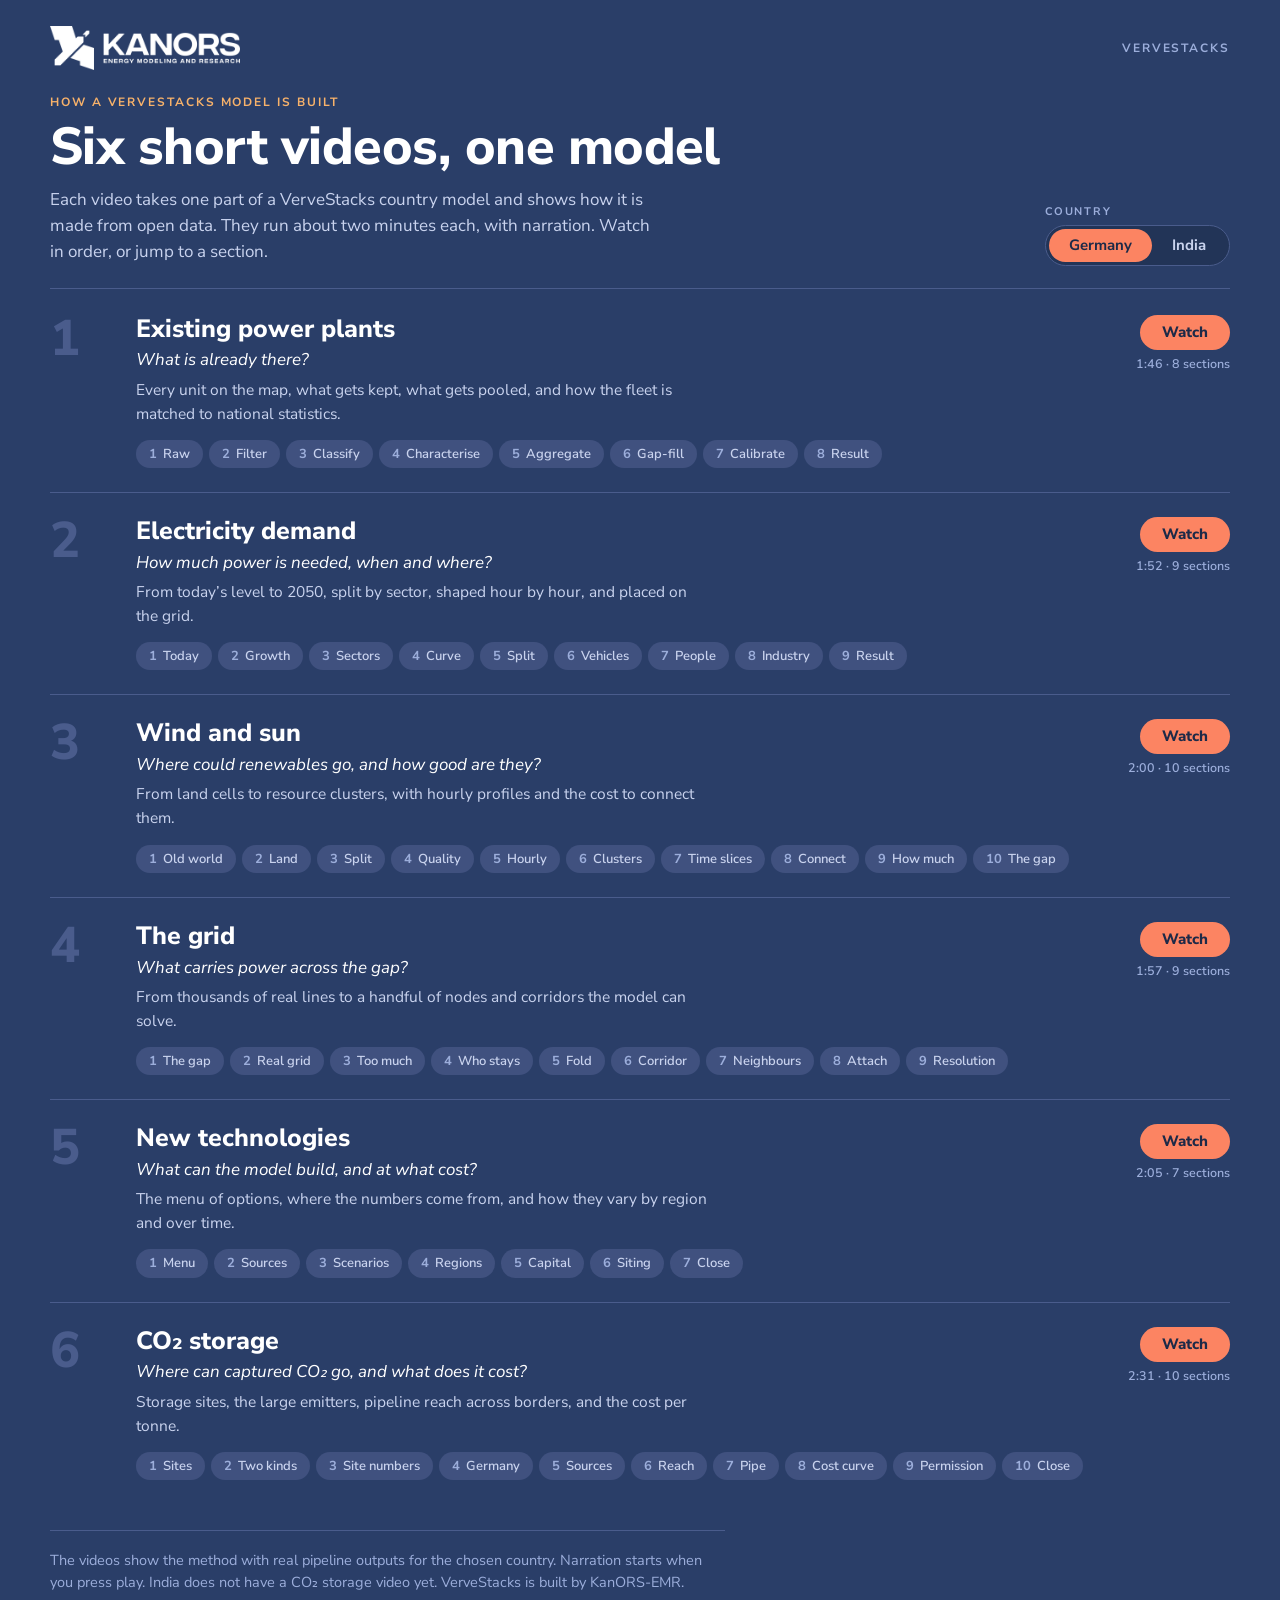
<file: docs/films/index.html>
<!doctype html>
<html lang="en"><head><meta charset="utf-8"><meta name="viewport" content="width=device-width, initial-scale=1"></head><body>
<title>VerveStacks Method Videos</title>
<link rel="stylesheet" href="f/fonts.css">
<style>
/* KanORS identity: navy ground, periwinkle secondary, coral accent, Nunito Sans. The film player keeps the films' own dark screen. */
:root{--ground:#2A3E68;--deep:#223457;--raise:#40517F;--screen:#0e141b;--ink:#ffffff;--ink2:#c9d3ee;--ink3:#9CAEDB;--rule:#4a5c8c;--signal:#FC8462;--amber:#F8B26A;--onsignal:#1d2a48;color-scheme:dark;
  --f:'Nunito Sans','Segoe UI',Helvetica,Arial,sans-serif}
html{background:var(--ground)}
body{background:var(--ground);color:var(--ink);font:400 17px/1.55 var(--f);margin:0}
.wrap{max-width:1180px;margin:0 auto;padding-inline:clamp(16px,4vw,36px);padding-block:26px 48px;display:flex;flex-direction:column;gap:26px}
button{font:inherit;color:inherit;cursor:pointer}
button:focus-visible,a:focus-visible{outline:2px solid var(--amber);outline-offset:2px}
.brand{display:flex;align-items:center;justify-content:space-between;gap:16px;flex-wrap:wrap}
.brand img{height:44px;width:auto;display:block}
.brand span{font:700 12px/1 var(--f);letter-spacing:.16em;text-transform:uppercase;color:var(--ink3)}
.top{display:flex;flex-wrap:wrap;gap:16px 32px;align-items:flex-end;justify-content:space-between;border-bottom:1px solid var(--rule);padding-bottom:22px}
.top>div{min-width:0}
.eyebrow{font:700 12px/1 var(--f);letter-spacing:.16em;text-transform:uppercase;color:var(--amber);margin:0 0 12px}
h1{font:800 clamp(32px,5.4vw,52px)/1.05 var(--f);letter-spacing:-.01em;margin:0;text-wrap:balance}
.lede{color:var(--ink2);margin:12px 0 0;max-width:60ch}
.seg{display:inline-flex;border:1px solid var(--rule);border-radius:999px;padding:3px;background:var(--deep)}
.seg button{border:0;background:none;border-radius:999px;padding:8px 20px;font:700 15px/1.1 var(--f);color:var(--ink2)}
.seg button[aria-pressed=true]{background:var(--signal);color:var(--onsignal)}
.seglab{font:700 11px/1 var(--f);letter-spacing:.16em;text-transform:uppercase;color:var(--ink3);margin:0 0 8px}
/* player */
.player{background:var(--screen);border:1px solid var(--rule);border-radius:18px;overflow:hidden;scroll-margin-top:12px;box-shadow:0 18px 40px rgba(12,20,40,.45)}
.pbar{display:flex;flex-wrap:wrap;gap:8px 12px;align-items:center;padding:12px 16px;background:var(--deep);border-bottom:1px solid var(--rule)}
.pbar .now{flex:1 1 220px;min-width:0;font:700 19px/1.2 var(--f)}
.pbar .now small{font:700 12px/1 var(--f);letter-spacing:.1em;color:var(--ink3);margin-right:12px;font-variant-numeric:tabular-nums}
.pbar button{background:none;border:1px solid var(--rule);border-radius:999px;padding:7px 14px;font:600 13px/1.2 var(--f);color:var(--ink2)}
.pbar button:hover:not(:disabled){color:var(--ink);border-color:var(--ink3)}
.pbar button:disabled{opacity:.35;cursor:default}
.pbar button.cue{background:var(--signal);color:var(--onsignal);border-color:var(--signal)}
.player iframe{display:block;width:100%;border:0;height:min(78vw,760px);background:var(--screen)}
.fallback{padding:22px 16px;color:var(--ink2)}
.fallback a{color:var(--amber)}
/* list */
.list{display:flex;flex-direction:column}
.row{display:grid;grid-template-columns:64px minmax(0,1fr) auto;gap:6px 22px;padding:24px 0;border-top:1px solid var(--rule);align-items:start}
.row:first-child{border-top:0;padding-top:0}
.no{font:800 50px/.95 var(--f);color:var(--rule);font-variant-numeric:tabular-nums}
.row[data-on] .no{color:var(--signal)}
.body{min-width:0}
.row h2{font:800 25px/1.15 var(--f);margin:0;text-wrap:balance}
.row .q{font-style:italic;color:var(--ink);margin:4px 0 0}
.row .blurb{color:var(--ink2);margin:4px 0 0;max-width:64ch;font-size:15.5px}
.secs{display:flex;flex-wrap:wrap;gap:6px;margin-top:14px}
.secs button{background:var(--raise);border:1px solid transparent;border-radius:999px;padding:5px 12px;font:600 13px/1.25 var(--f);color:var(--ink2)}
.secs button:hover{color:var(--ink);border-color:var(--ink3)}
.secs button[aria-current=true]{border-color:var(--signal);color:var(--ink);background:var(--deep)}
.secs button b{font-weight:700;color:var(--ink3);margin-right:6px;font-variant-numeric:tabular-nums}
.act{display:flex;flex-direction:column;align-items:flex-end;gap:8px}
.watch{background:var(--signal);color:var(--onsignal);border:0;border-radius:999px;padding:10px 22px;font:800 15px/1 var(--f);white-space:nowrap}
.watch:hover{background:var(--amber)}
.len{font:600 12.5px/1 var(--f);color:var(--ink3);font-variant-numeric:tabular-nums}
.row.off h2,.row.off .q{color:var(--ink3)}
.soon{font:600 12.5px/1.3 var(--f);color:var(--ink3);border:1px dashed var(--rule);border-radius:999px;padding:8px 14px;text-align:center}
.note{color:var(--ink3);font-size:14.5px;border-top:1px solid var(--rule);padding-top:18px;margin:0;max-width:75ch}
@media (max-width:640px){
  .brand img{height:34px}
  .row{grid-template-columns:40px minmax(0,1fr);gap:8px 12px}
  .no{font-size:36px}
  .act{grid-column:2;flex-direction:row;align-items:center;justify-content:flex-start;gap:14px}
  .player iframe{height:150vw}
}
</style>

<div class="wrap">
  <div class="brand"><img src="[data-uri]" alt="KanORS, Energy Modeling and Research"><span>VerveStacks</span></div>
  <div class="top">
    <div>
      <p class="eyebrow">How a VerveStacks model is built</p>
      <h1>Six short videos, one model</h1>
      <p class="lede">Each video takes one part of a VerveStacks country model and shows how it is made from open data. They run about two minutes each, with narration. Watch in order, or jump to a section.</p>
    </div>
    <div>
      <p class="seglab" id="clab">Country</p>
      <div class="seg" id="country" role="group" aria-labelledby="clab"></div>
    </div>
  </div>
  <section class="player" id="player" hidden aria-label="Player">
    <div class="pbar">
      <div class="now" id="now"></div>
      <button type="button" id="prev">← Previous video</button>
      <button type="button" id="next">Next video →</button>
      <button type="button" id="close">Close</button>
    </div>
    <div id="frame"></div>
  </section>
  <div class="list" id="list"></div>
  <p class="note">The videos show the method with real pipeline outputs for the chosen country. Narration starts when you press play. India does not have a CO₂ storage video yet. VerveStacks is built by KanORS-EMR.</p>
</div>
<script>
(function(){
const D={"series": [{"k": "plants", "title": "Existing power plants", "q": "What is already there?", "blurb": "Every unit on the map, what gets kept, what gets pooled, and how the fleet is matched to national statistics."}, {"k": "demand", "title": "Electricity demand", "q": "How much power is needed, when and where?", "blurb": "From today’s level to 2050, split by sector, shaped hour by hour, and placed on the grid."}, {"k": "renewables", "title": "Wind and sun", "q": "Where could renewables go, and how good are they?", "blurb": "From land cells to resource clusters, with hourly profiles and the cost to connect them."}, {"k": "grid", "title": "The grid", "q": "What carries power across the gap?", "blurb": "From thousands of real lines to a handful of nodes and corridors the model can solve."}, {"k": "newtech", "title": "New technologies", "q": "What can the model build, and at what cost?", "blurb": "The menu of options, where the numbers come from, and how they vary by region and over time."}, {"k": "co2", "title": "CO₂ storage", "q": "Where can captured CO₂ go, and what does it cost?", "blurb": "Storage sites, the large emitters, pipeline reach across borders, and the cost per tonne."}], "v": {"plants_DEU": {"end": 106.41, "beats": ["Raw", "Filter", "Classify", "Characterise", "Aggregate", "Gap-fill", "Calibrate", "Result"]}, "demand_DEU": {"end": 112.59, "beats": ["Today", "Growth", "Sectors", "Curve", "Split", "Vehicles", "People", "Industry", "Result"]}, "renewables_DEU": {"end": 120.42, "beats": ["Old world", "Land", "Split", "Quality", "Hourly", "Clusters", "Time slices", "Connect", "How much", "The gap"]}, "grid_DEU": {"end": 117.17, "beats": ["The gap", "Real grid", "Too much", "Who stays", "Fold", "Corridor", "Neighbours", "Attach", "Resolution"]}, "newtech_DEU": {"end": 125.97, "beats": ["Menu", "Sources", "Scenarios", "Regions", "Capital", "Siting", "Close"]}, "co2_DEU": {"end": 151.06, "beats": ["Sites", "Two kinds", "Site numbers", "Germany", "Sources", "Reach", "Pipe", "Cost curve", "Permission", "Close"]}, "plants_IND": {"end": 112.61, "beats": ["Raw", "Filter", "Classify", "Characterise", "Aggregate", "Gap-fill", "Calibrate", "Result"]}, "demand_IND": {"end": 105.85, "beats": ["Today", "Growth", "Sectors", "Curve", "Split", "Vehicles", "People", "Industry", "Result"]}, "renewables_IND": {"end": 125.93, "beats": ["Old world", "Land", "Split", "Quality", "Hourly", "Clusters", "Time slices", "Connect", "How much", "The gap"]}, "grid_IND": {"end": 110.88, "beats": ["The gap", "Real grid", "Too much", "Who stays", "Fold", "Corridor", "Attach", "Resolution"]}, "newtech_IND": {"end": 125.41, "beats": ["Menu", "Sources", "Scenarios", "Regions", "Capital", "Siting", "Close"]}}, "countries": [["DEU", "Germany"], ["IND", "India"]]};
const $=id=>document.getElementById(id);
const mmss=s=>Math.floor(s/60)+':'+String(Math.floor(s%60)).padStart(2,'0');
let country='DEU', cur=null, curBeat=-1, frame=null, ready=false, timer=null;
try{const s=localStorage.getItem('vs-country');if(s&&D.countries.some(c=>c[0]===s))country=s;}catch(e){}
const h=(location.hash||'').slice(1).toUpperCase(); if(D.countries.some(c=>c[0]===h))country=h;
const key=k=>k+'_'+country, has=k=>!!D.v[key(k)];
const avail=()=>D.series.filter(s=>has(s.k));

function drawCountry(){const el=$('country');el.textContent='';
  D.countries.forEach(([c,n])=>{const b=document.createElement('button');b.type='button';b.textContent=n;b.setAttribute('aria-pressed',c===country?'true':'false');
    b.addEventListener('click',()=>{if(c===country)return;const was=cur;country=c;try{localStorage.setItem('vs-country',c);}catch(e){}
      drawCountry();drawList();if(was){if(has(was))open(was,1,false);else closePlayer();}});el.appendChild(b);});}

function drawList(){const el=$('list');el.textContent='';
  D.series.forEach((s,i)=>{const v=D.v[key(s.k)];const row=document.createElement('article');row.className='row'+(v?'':' off');row.dataset.k=s.k;
    const no=document.createElement('div');no.className='no';no.textContent=i+1;
    const body=document.createElement('div');body.className='body';
    const h2=document.createElement('h2');h2.textContent=s.title;const q=document.createElement('p');q.className='q';q.textContent=s.q;
    const bl=document.createElement('p');bl.className='blurb';bl.textContent=s.blurb;body.append(h2,q,bl);
    const act=document.createElement('div');act.className='act';
    if(v){const secs=document.createElement('div');secs.className='secs';
      v.beats.forEach((name,j)=>{const b=document.createElement('button');b.type='button';const n=document.createElement('b');n.textContent=j+1;b.append(n,name);
        b.setAttribute('aria-label','Play '+s.title+' from section '+(j+1)+', '+name);b.addEventListener('click',()=>open(s.k,j+1,true));secs.appendChild(b);});
      body.appendChild(secs);
      const w=document.createElement('button');w.type='button';w.className='watch';w.textContent='Watch';w.addEventListener('click',()=>open(s.k,1,true));
      const len=document.createElement('span');len.className='len';len.textContent=mmss(v.end)+' · '+v.beats.length+' sections';act.append(w,len);
    }else{const so=document.createElement('span');so.className='soon';so.textContent='Not built yet for this country';act.appendChild(so);}
    row.append(no,body,act);el.appendChild(row);});
  mark();}

function mark(){document.querySelectorAll('.row').forEach(r=>{const on=r.dataset.k===cur;if(on)r.dataset.on='1';else delete r.dataset.on;
  r.querySelectorAll('.secs button').forEach((b,j)=>b.setAttribute('aria-current',on&&j===curBeat?'true':'false'));});}

function bar(){const list=avail(), i=list.findIndex(s=>s.k===cur), s=list[i];
  const now=$('now');now.textContent='';const sm=document.createElement('small');sm.textContent=(D.series.findIndex(x=>x.k===cur)+1)+' / '+D.series.length;
  now.append(sm,s.title+' · '+D.countries.find(c=>c[0]===country)[1]);
  $('prev').disabled=i<=0;$('next').disabled=i>=list.length-1;$('next').classList.remove('cue');}
function step(d){const list=avail(), i=list.findIndex(s=>s.k===cur)+d;if(i>=0&&i<list.length)open(list[i].k,1,true);}

function open(k,beat,play){
  const same=cur===k&&frame&&frame.dataset.key===key(k);
  cur=k;curBeat=beat-1;$('player').hidden=false;bar();mark();
  if(same&&ready){frame.contentWindow.postMessage({vs:1,cmd:'seek',beat:beat,play:!!play},'*');}
  else{ready=false;clearTimeout(timer);const box=$('frame');box.textContent='';
    frame=document.createElement('iframe');frame.dataset.key=key(k);frame.title=k;frame.allow='autoplay; fullscreen';
    frame.src='v/'+key(k)+'.html#e'+beat+(play?'p':'');box.appendChild(frame);
    const kk=key(k);timer=setTimeout(()=>{if(ready||!frame||frame.dataset.key!==kk)return;
      const f=document.createElement('p');f.className='fallback';const a=document.createElement('a');a.href='v/'+kk+'.html#n'+beat;a.textContent='Open this video on its own page';
      f.append('The video is taking a while to load here. ',a,'.');box.appendChild(f);},6000);}
  $('player').scrollIntoView({behavior:'smooth',block:'start'});}
function closePlayer(){clearTimeout(timer);$('frame').textContent='';frame=null;ready=false;cur=null;curBeat=-1;$('player').hidden=true;mark();}

window.addEventListener('message',e=>{const d=e.data||{};if(d.vs!==1||!frame||e.source!==frame.contentWindow)return;
  if(d.ev==='ready'){ready=true;clearTimeout(timer);const f=$('frame').querySelector('.fallback');if(f)f.remove();}
  if(d.ev==='size'&&d.h>100)frame.style.height=(d.h+4)+'px';
  if(d.ev==='beat'){curBeat=d.i;mark();}
  if(d.ev==='ended'&&!$('next').disabled)$('next').classList.add('cue');});
$('prev').addEventListener('click',()=>step(-1));$('next').addEventListener('click',()=>step(1));$('close').addEventListener('click',closePlayer);
drawCountry();drawList();
})();
</script>

</body></html>
</file>
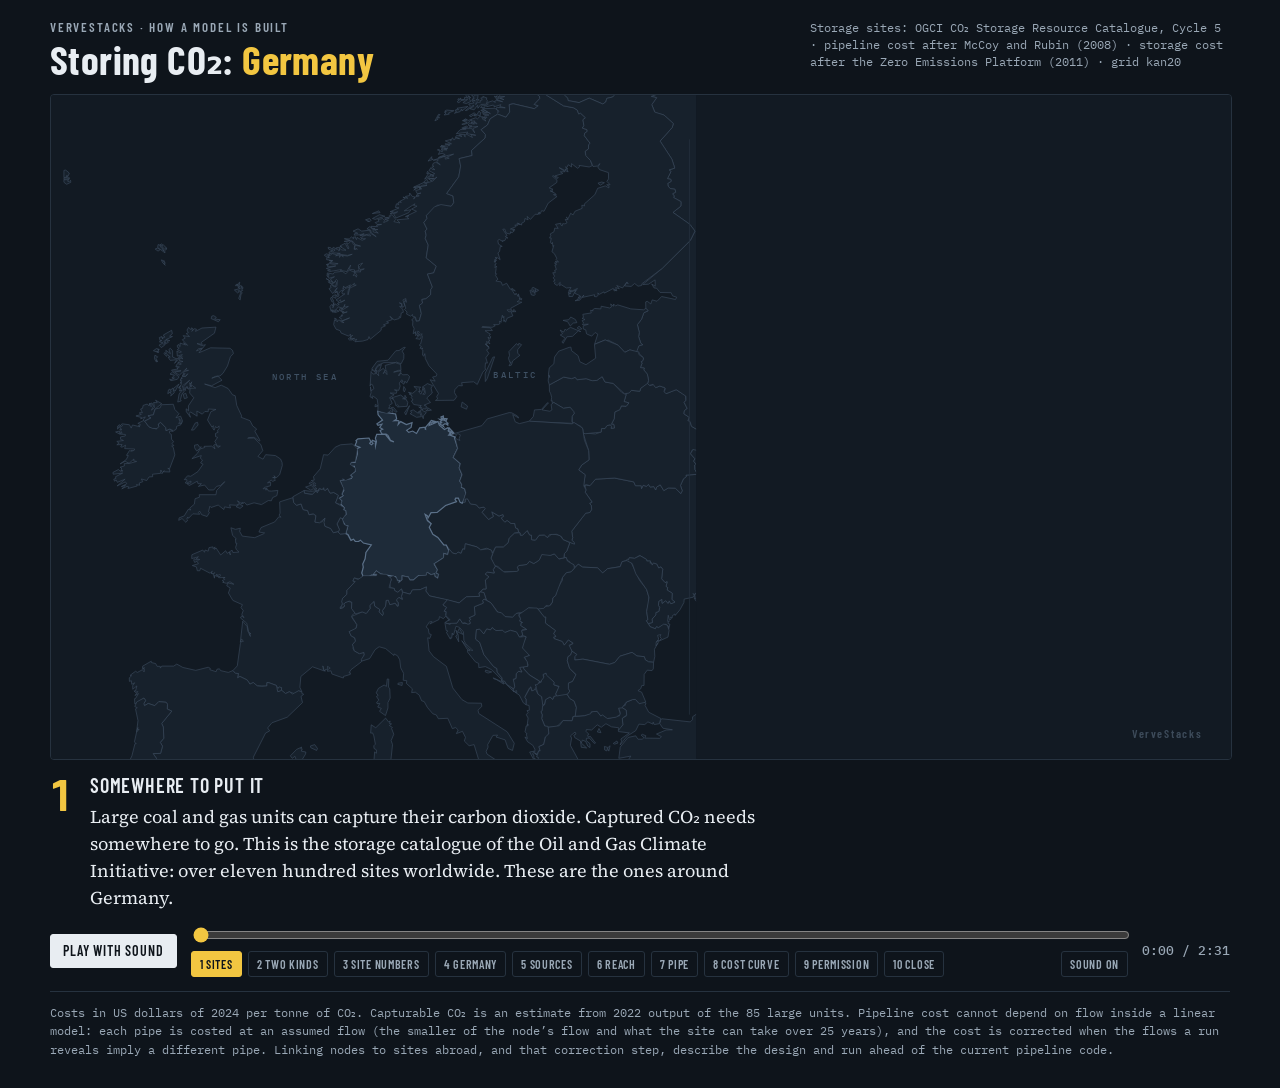
<file: docs/films/v/co2_DEU.html>
<!doctype html>
<html lang="en"><head><meta charset="utf-8"><meta name="viewport" content="width=device-width, initial-scale=1, viewport-fit=cover"><style>html{color-scheme:dark}body{margin:0}[hidden]{display:none!important}</style></head><body>
<title>Germany's CO2 Storage</title>
<link rel="stylesheet" href="../f/fonts.css">
<style>
/* Layout: a 16:9 film stage (map left, data panel right) with subtitle-style narration and transport controls beneath. Single dark look on purpose: it is a film. */
:root{
  --ground:#0e141b;      /* page */
  --stage:#121a23;       /* canvas ground */
  --ink:#e8edf2;         /* primary text */
  --ink-2:#9aa8b6;       /* secondary text */
  --rule:#26323f;        /* hairlines */
  --signal:#f2c641;      /* accent = solar yellow, the hero of the story */
  --capture:#ff6fb5;     /* CCS retrofit marker */
  --f-display:"Barlow Condensed","Arial Narrow",Arial,sans-serif;
  --f-body:"Source Serif 4",Georgia,serif;
  --f-data:"IBM Plex Mono",ui-monospace,Menlo,monospace;
  color-scheme:dark;
}
html,body{background:var(--ground);color:var(--ink)}
body{font-family:var(--f-body)}
.wrap{max-width:1180px;margin:0 auto;padding-inline:16px;padding-block:20px 28px;display:grid;gap:14px}
header{display:flex;flex-wrap:wrap;align-items:baseline;justify-content:space-between;gap:6px 24px}
.eyebrow{font:600 13px/1 var(--f-display);letter-spacing:.14em;text-transform:uppercase;color:var(--ink-2)}
h1{margin:4px 0 0;font:700 clamp(26px,4vw,40px)/1.05 var(--f-display);letter-spacing:.01em;text-wrap:balance}
h1 span{color:var(--signal)}
.src{font:400 12px/1.4 var(--f-data);color:var(--ink-2);max-width:420px}
.stage{position:relative;width:100%;aspect-ratio:16/9;max-width:100%;background:var(--stage);border:1px solid var(--rule);border-radius:4px;overflow:hidden}
canvas{display:block;width:100%;height:100%}
.caption{display:grid;grid-template-columns:auto 1fr;gap:4px 18px;align-items:start;min-height:96px}
.beatno{font:700 44px/0.9 var(--f-display);color:var(--signal);font-variant-numeric:tabular-nums}
.captext{min-width:0}
.beattitle{font:600 20px/1.15 var(--f-display);letter-spacing:.04em;text-transform:uppercase}
.narr{margin:6px 0 0;font:400 18px/1.5 var(--f-body);color:var(--ink);max-width:68ch}
.controls{display:grid;grid-template-columns:auto 1fr auto;gap:10px 14px;align-items:center}
button{font:600 14px/1 var(--f-display);letter-spacing:.06em;text-transform:uppercase;color:var(--ink);background:transparent;border:1px solid var(--rule);border-radius:3px;padding:9px 12px;cursor:pointer}
button:hover{border-color:var(--ink-2)}
button:focus-visible,input:focus-visible{outline:2px solid var(--signal);outline-offset:2px}
#play{min-width:84px;background:var(--ink);color:var(--ground);border-color:var(--ink)}
.track{display:grid;gap:6px;min-width:0}
input[type=range]{width:100%;accent-color:var(--signal)}
.chips{display:flex;flex-wrap:wrap;gap:6px}
.chips button{padding:6px 8px;font-size:12px;color:var(--ink-2)}
.chips button[aria-current="true"]{color:var(--ground);background:var(--signal);border-color:var(--signal)}
.time{font:500 13px/1 var(--f-data);color:var(--ink-2);font-variant-numeric:tabular-nums}
.foot{font:400 12px/1.55 var(--f-data);color:var(--ink-2);border-top:1px solid var(--rule);padding-top:12px}
@media (max-width:640px){
  .controls{grid-template-columns:auto 1fr}
  .time{grid-column:2;justify-self:end}
  .track{grid-column:1/-1;order:3}
  .narr{font-size:16px}
  .beatno{font-size:34px}
}
</style>

<div class="wrap">
  <header>
    <div>
      <div class="eyebrow">VerveStacks · how a model is built</div>
      <h1>Storing CO₂: <span>Germany</span></h1>
    </div>
    <div class="src">Storage sites: OGCI CO₂ Storage Resource Catalogue, Cycle 5 · pipeline cost after McCoy and Rubin (2008) · storage cost after the Zero Emissions Platform (2011) · grid kan20</div>
  </header>

  <div class="stage"><canvas id="cv" aria-label="Animated explainer of how VerveStacks locates CO2 storage sites around Germany and costs the pipelines to reach them"></canvas></div>

  <div class="caption" aria-live="polite">
    <div class="beatno" id="beatno">1</div>
    <div class="captext">
      <div class="beattitle" id="beattitle">Where we left off</div>
      <p class="narr" id="narr"></p>
    </div>
  </div>

  <div class="controls">
    <button id="play" type="button">Pause</button>
    <div class="track">
      <input id="scrub" type="range" min="0" max="151.06" step="0.05" value="0" aria-label="Timeline">
      <div class="chips" id="chips"></div>
    </div>
    <div class="time" id="time">0:00 / 2:31</div>
  </div>

  <div class="foot">Costs in US dollars of 2024 per tonne of CO₂. Capturable CO₂ is an estimate from 2022 output of the 85 large units. Pipeline cost cannot depend on flow inside a linear model: each pipe is costed at an assumed flow (the smaller of the node’s flow and what the site can take over 25 years), and the cost is corrected when the flows a run reveals imply a different pipe. Linking nodes to sites abroad, and that correction step, describe the design and run ahead of the current pipeline code.</div>
</div>

<script>
const D = {"land":[[0,[[2.54,51.06],[2.59,50.85],[2.79,50.72],[3.13,50.78],[3.27,50.53],[3.61,50.48],[3.7,50.3],[4.0,50.34],[4.2,50.26],[4.13,49.97],[4.65,49.98],[4.82,50.16],[4.85,49.79],[5.26,49.69],[5.46,49.5],[5.75,49.55],[5.96,49.44],[6.4,49.47],[6.71,49.16],[6.91,49.21],[7.04,49.11],[7.27,49.11],[7.41,49.17],[7.63,49.04],[8.2,48.96],[7.81,48.62],[7.75,48.34],[7.59,48.13],[7.62,47.97],[7.51,47.71],[7.59,47.58],[7.38,47.43],[6.97,47.49],[6.87,47.35],[7.04,47.33],[6.44,46.94],[6.43,46.76],[6.12,46.58],[6.09,46.25],[5.95,46.2],[5.96,46.13],[6.14,46.15],[6.28,46.24],[6.21,46.32],[6.27,46.38],[6.48,46.45],[6.79,46.41],[6.77,46.15],[7.02,45.93],[6.8,45.83],[6.8,45.72],[7.16,45.41],[7.06,45.21],[6.6,45.1],[6.75,44.91],[7.01,44.82],[7.06,44.68],[6.84,44.53],[6.92,44.44],[6.87,44.37],[6.98,44.24],[7.33,44.13],[7.66,44.18],[7.69,44.07],[7.48,43.76],[6.73,43.41],[6.59,43.27],[6.69,43.27],[6.68,43.2],[6.19,43.11],[6.18,43.04],[5.35,43.22],[5.29,43.36],[5.03,43.34],[5.03,43.41],[5.23,43.48],[5.03,43.56],[5.05,43.43],[4.87,43.42],[4.86,43.34],[4.76,43.42],[4.74,43.52],[4.69,43.58],[4.74,43.42],[4.82,43.35],[3.95,43.54],[3.11,43.11],[3.04,42.63],[3.18,42.43],[2.93,42.47],[2.66,42.34],[2.28,42.43],[2.0,42.35],[1.71,42.49],[1.72,42.61],[1.43,42.6],[1.34,42.71],[0.81,42.83],[0.66,42.84],[0.64,42.68],[-0.04,42.69],[-0.32,42.84],[-0.57,42.77],[-0.76,42.95],[-1.29,43.11],[-1.46,43.05],[-1.4,43.24],[-1.62,43.25],[-1.8,43.37],[-1.48,43.58],[-1.26,44.56],[-1.19,44.67],[-1.04,44.67],[-1.17,44.78],[-1.26,44.63],[-1.09,45.57],[-0.77,45.33],[-0.72,45.13],[-0.53,44.89],[-0.6,45.02],[-0.49,45.0],[-0.66,45.1],[-0.8,45.48],[-1.25,45.71],[-1.16,45.81],[-0.99,45.72],[-1.15,45.87],[-1.05,46.04],[-1.21,46.17],[-1.11,46.3],[-1.8,46.49],[-2.12,46.82],[-1.99,47.04],[-2.24,47.14],[-2.16,47.27],[-1.73,47.21],[-2.01,47.32],[-2.28,47.25],[-2.54,47.3],[-2.44,47.31],[-2.56,47.38],[-2.39,47.42],[-2.49,47.49],[-2.36,47.51],[-2.82,47.5],[-2.91,47.56],[-2.74,47.55],[-2.69,47.6],[-2.68,47.62],[-2.71,47.64],[-2.92,47.6],[-2.97,47.66],[-2.94,47.56],[-3.12,47.6],[-3.13,47.48],[-3.2,47.64],[-3.12,47.73],[-3.22,47.66],[-3.36,47.7],[-3.28,47.69],[-3.36,47.71],[-3.28,47.79],[-3.45,47.7],[-4.13,47.92],[-4.19,47.81],[-4.37,47.81],[-4.43,47.98],[-4.73,48.04],[-4.29,48.12],[-4.38,48.23],[-4.56,48.18],[-4.63,48.29],[-4.55,48.35],[-4.52,48.3],[-4.27,48.29],[-4.19,48.31],[-4.45,48.34],[-4.29,48.43],[-4.77,48.35],[-4.76,48.52],[-3.97,48.73],[-3.85,48.63],[-3.81,48.73],[-3.58,48.68],[-3.52,48.84],[-3.23,48.87],[-3.22,48.79],[-3.09,48.87],[-3.13,48.76],[-3.01,48.82],[-2.68,48.51],[-2.32,48.7],[-2.21,48.58],[-2.05,48.65],[-1.98,48.51],[-2.03,48.64],[-1.95,48.7],[-1.84,48.71],[-1.8,48.62],[-1.36,48.64],[-1.55,48.75],[-1.6,48.85],[-1.51,49.03],[-1.59,49.03],[-1.61,49.22],[-1.55,49.23],[-1.82,49.38],[-1.94,49.72],[-1.61,49.65],[-1.26,49.7],[-1.31,49.56],[-1.12,49.35],[-0.22,49.28],[0.41,49.45],[0.49,49.49],[0.08,49.53],[0.24,49.73],[1.22,49.98],[1.52,50.21],[1.67,50.19],[1.54,50.28],[1.61,50.37],[1.58,50.87],[2.54,51.06]]],[0,[[8.57,42.22],[8.69,42.27],[8.55,42.38],[8.71,42.58],[9.12,42.73],[9.29,42.67],[9.35,43.0],[9.46,42.99],[9.44,42.64],[9.53,42.56],[9.56,42.15],[9.4,41.95],[9.4,41.71],[9.22,41.37],[8.79,41.56],[8.92,41.69],[8.66,41.75],[8.81,41.91],[8.61,41.9],[8.59,41.97],[8.74,42.06],[8.57,42.22]]],[0,[[31.83,52.1],[31.91,52.03],[32.23,52.08],[32.39,52.33],[32.91,52.24],[33.18,52.37],[33.48,52.36],[33.51,52.29],[33.8,52.35],[34.07,52.16],[34.1,51.95],[34.41,51.78],[34.09,51.67],[34.22,51.51],[34.19,51.39],[34.31,51.33],[34.19,51.25],[35.08,51.21],[35.14,51.06],[35.36,51.03],[35.28,50.94],[35.47,50.67],[35.38,50.62],[35.61,50.35],[36.11,50.42],[36.27,50.28],[36.59,50.2],[37.42,50.43],[38.0,49.9],[38.3,50.06],[38.94,49.8],[39.16,49.87],[39.26,49.74],[39.56,49.72],[39.8,49.54],[40.12,49.59],[40.03,49.49],[40.14,49.25],[39.67,48.97],[40.05,48.85],[39.78,48.81],[39.63,48.59],[39.86,48.56],[39.92,48.38],[39.82,48.31],[39.99,48.25],[39.76,48.01],[39.73,47.82],[38.88,47.86],[38.73,47.68],[38.32,47.59],[38.19,47.3],[38.3,47.26],[38.14,47.04],[37.55,47.08],[37.34,46.88],[37.23,46.94],[36.85,46.8],[36.86,46.78],[36.77,46.64],[36.8,46.72],[36.7,46.78],[36.4,46.72],[36.28,46.61],[35.9,46.65],[35.49,46.45],[35.16,46.13],[34.98,46.08],[35.34,46.34],[35.19,46.51],[35.21,46.4],[35.11,46.3],[34.81,46.18],[34.98,45.72],[34.79,45.8],[34.69,45.97],[34.46,45.96],[33.85,46.2],[33.67,46.22],[33.52,46.05],[33.21,46.13],[33.24,46.22],[33.12,46.14],[32.5,46.08],[31.8,46.29],[32.06,46.39],[31.75,46.5],[31.69,46.43],[31.51,46.59],[32.32,46.46],[32.65,46.65],[32.34,46.56],[32.02,46.63],[31.94,46.76],[32.01,46.92],[31.98,47.01],[31.87,47.03],[31.9,47.09],[31.83,47.19],[31.76,47.22],[31.74,47.26],[31.73,47.22],[31.87,47.09],[31.84,47.01],[31.97,46.94],[31.86,46.81],[31.9,46.65],[31.49,46.63],[31.62,46.81],[31.51,46.75],[31.44,46.8],[31.51,46.72],[31.42,46.63],[30.79,46.55],[30.77,46.4],[30.49,46.08],[30.14,45.82],[30.13,45.89],[29.93,45.81],[29.93,45.72],[29.8,45.74],[29.86,45.67],[29.73,45.61],[29.64,45.83],[29.59,45.56],[29.71,45.57],[29.61,45.48],[29.76,45.43],[29.67,45.21],[29.65,45.35],[29.43,45.43],[28.93,45.28],[28.79,45.32],[28.71,45.23],[28.33,45.32],[28.2,45.46],[28.5,45.51],[28.47,45.66],[28.74,45.84],[28.74,45.95],[28.96,46.0],[29.02,46.18],[28.93,46.26],[28.95,46.45],[29.18,46.54],[29.2,46.36],[29.46,46.48],[29.62,46.36],[29.71,46.47],[29.83,46.34],[30.13,46.42],[29.9,46.53],[29.93,46.81],[29.56,46.95],[29.6,47.06],[29.48,47.11],[29.56,47.32],[29.41,47.28],[29.16,47.45],[29.24,47.87],[29.12,47.98],[28.95,47.93],[28.8,48.11],[28.57,48.15],[28.48,48.06],[28.41,48.17],[28.32,48.14],[28.36,48.24],[28.09,48.24],[28.08,48.31],[27.58,48.49],[27.21,48.36],[26.83,48.39],[26.77,48.29],[26.3,48.21],[26.17,47.99],[25.26,47.9],[24.9,47.71],[24.54,47.94],[23.46,47.97],[23.14,48.1],[22.88,47.95],[22.8,48.09],[22.61,48.1],[22.48,48.24],[22.36,48.24],[22.27,48.4],[22.13,48.4],[22.14,48.57],[22.31,48.68],[22.54,49.07],[22.87,49.01],[22.68,49.16],[22.74,49.28],[22.67,49.57],[23.68,50.37],[23.98,50.4],[24.11,50.54],[24.08,50.71],[23.96,50.81],[24.14,50.86],[23.64,51.3],[23.7,51.4],[23.62,51.62],[23.98,51.59],[24.39,51.88],[25.77,51.93],[27.15,51.76],[27.27,51.59],[27.69,51.59],[27.71,51.46],[27.83,51.61],[28.07,51.56],[28.21,51.65],[28.33,51.53],[28.6,51.55],[28.73,51.4],[28.8,51.53],[29.06,51.63],[29.32,51.37],[29.64,51.49],[30.15,51.48],[30.54,51.24],[30.65,51.37],[30.52,51.6],[30.74,51.9],[30.94,51.99],[30.92,52.06],[31.83,52.1]]],[0,[[23.6,51.53],[23.53,51.66],[23.64,52.08],[23.17,52.29],[23.39,52.51],[23.92,52.74],[23.89,53.15],[23.49,53.94],[24.38,53.89],[24.81,53.98],[24.82,54.13],[25.07,54.13],[25.21,54.26],[25.46,54.3],[25.55,54.23],[25.52,54.14],[25.76,54.16],[25.7,54.32],[25.53,54.32],[25.74,54.57],[25.78,54.87],[26.14,54.97],[26.26,55.14],[26.6,55.12],[26.8,55.27],[26.45,55.33],[26.62,55.69],[26.98,55.83],[27.59,55.79],[27.65,55.92],[28.11,56.16],[28.31,56.04],[28.61,56.09],[28.73,55.95],[29.03,56.02],[29.4,55.95],[29.34,55.79],[29.48,55.68],[30.2,55.86],[30.89,55.6],[30.92,55.39],[30.79,55.29],[31.01,55.02],[30.81,54.93],[30.77,54.79],[31.17,54.62],[31.06,54.49],[31.21,54.45],[31.32,54.23],[31.82,54.05],[31.74,53.79],[32.44,53.71],[32.43,53.56],[32.72,53.44],[32.72,53.33],[32.45,53.3],[32.42,53.2],[32.12,53.08],[31.38,53.18],[31.25,53.01],[31.56,52.79],[31.48,52.68],[31.63,52.55],[31.55,52.51],[31.57,52.31],[31.76,52.1],[30.92,52.06],[30.94,51.99],[30.74,51.9],[30.52,51.6],[30.65,51.37],[30.55,51.24],[30.15,51.48],[29.64,51.49],[29.32,51.37],[29.06,51.63],[28.8,51.53],[28.73,51.4],[28.6,51.55],[28.33,51.53],[28.21,51.65],[28.07,51.56],[27.83,51.61],[27.71,51.46],[27.69,51.59],[27.27,51.59],[27.15,51.76],[25.77,51.93],[24.39,51.88],[23.98,51.59],[23.73,51.64],[23.61,51.62],[23.6,51.53]]],[0,[[26.6,55.64],[26.45,55.33],[26.8,55.27],[26.6,55.12],[26.26,55.14],[26.14,54.97],[25.78,54.87],[25.74,54.57],[25.53,54.32],[25.7,54.32],[25.76,54.16],[25.52,54.14],[25.55,54.23],[25.46,54.3],[25.21,54.26],[25.07,54.13],[24.82,54.13],[24.79,53.97],[23.63,53.9],[23.49,53.94],[23.47,54.11],[23.35,54.22],[22.71,54.42],[22.7,54.68],[22.85,54.81],[22.57,55.07],[22.08,55.03],[21.37,55.29],[21.27,55.25],[21.26,55.37],[21.18,55.35],[21.22,55.52],[21.15,55.68],[21.06,55.79],[21.05,56.07],[22.09,56.42],[22.67,56.35],[22.92,56.41],[23.06,56.3],[23.71,56.35],[24.14,56.26],[24.48,56.27],[24.87,56.44],[25.07,56.2],[25.66,56.14],[26.28,55.74],[26.6,55.64]]],[0,[[41.98,43.19],[41.58,43.22],[40.65,43.54],[40.1,43.56],[39.96,43.39],[38.76,44.27],[38.22,44.39],[37.78,44.73],[37.8,44.64],[37.5,44.67],[37.19,44.99],[36.58,45.19],[36.96,45.28],[36.79,45.29],[36.76,45.35],[36.85,45.37],[36.78,45.39],[36.67,45.33],[36.83,45.44],[37.14,45.34],[37.08,45.24],[37.32,45.27],[37.16,45.33],[37.52,45.37],[37.73,45.3],[37.74,45.45],[37.64,45.61],[37.59,45.43],[37.6,45.64],[37.7,45.62],[37.83,45.75],[37.94,46.02],[38.1,46.06],[38.04,45.82],[38.17,46.12],[38.56,46.03],[38.57,46.1],[38.12,46.38],[37.91,46.41],[37.73,46.67],[37.98,46.62],[38.27,46.73],[38.58,46.65],[38.38,46.71],[38.41,46.83],[39.08,47.03],[39.28,47.01],[39.39,47.12],[39.28,47.09],[39.26,47.26],[39.09,47.29],[38.85,47.16],[38.48,47.14],[38.56,47.22],[38.78,47.25],[38.81,47.29],[38.55,47.23],[38.43,47.13],[38.22,47.1],[38.3,47.28],[38.19,47.32],[38.32,47.59],[38.73,47.68],[38.83,47.85],[39.76,47.83],[39.76,48.01],[39.99,48.27],[39.82,48.31],[39.92,48.38],[39.84,48.57],[39.63,48.59],[39.78,48.81],[39.98,48.79],[40.05,48.87],[39.76,48.9],[39.68,49.02],[39.92,49.05],[40.14,49.25],[40.03,49.49],[40.13,49.58],[39.8,49.54],[39.56,49.72],[39.26,49.74],[39.16,49.87],[38.94,49.8],[38.3,50.06],[38.0,49.9],[37.42,50.43],[36.59,50.2],[36.27,50.28],[36.11,50.42],[35.61,50.35],[35.38,50.62],[35.47,50.67],[35.28,50.94],[35.36,51.03],[35.14,51.06],[35.08,51.21],[34.19,51.25],[34.31,51.33],[34.19,51.39],[34.22,51.51],[34.09,51.67],[34.41,51.78],[34.1,51.95],[34.07,52.16],[33.8,52.35],[33.51,52.29],[33.48,52.36],[33.18,52.37],[32.91,52.24],[32.39,52.33],[32.23,52.08],[31.91,52.03],[31.76,52.1],[31.57,52.31],[31.55,52.51],[31.63,52.55],[31.48,52.68],[31.56,52.79],[31.25,53.01],[31.42,53.2],[32.2,53.1],[32.45,53.3],[32.72,53.33],[32.72,53.44],[32.43,53.56],[32.44,53.71],[31.74,53.79],[31.82,54.05],[31.32,54.23],[31.21,54.45],[31.06,54.49],[31.17,54.62],[30.77,54.79],[30.81,54.93],[31.01,55.02],[30.79,55.29],[30.92,55.39],[30.91,55.57],[30.22,55.86],[29.48,55.68],[29.35,55.77],[29.44,55.91],[29.38,55.95],[29.03,56.02],[28.73,55.95],[28.54,56.1],[28.29,56.05],[28.15,56.14],[28.22,56.27],[28.13,56.54],[27.87,56.74],[27.91,56.82],[27.63,56.84],[27.75,57.04],[27.68,57.1],[27.82,57.16],[27.84,57.29],[27.33,57.58],[27.52,57.81],[27.8,57.86],[27.66,57.92],[27.5,58.22],[27.55,58.4],[27.41,58.75],[27.71,58.99],[27.88,59.28],[28.18,59.36],[28.02,59.48],[28.01,59.76],[28.12,59.79],[28.38,59.67],[28.48,59.85],[28.83,59.79],[29.16,60.0],[30.16,59.87],[30.25,59.97],[29.95,60.03],[29.85,60.17],[29.05,60.18],[28.8,60.37],[28.62,60.38],[28.44,60.56],[28.7,60.46],[28.69,60.74],[28.22,60.55],[27.79,60.53],[29.2,61.25],[30.93,62.3],[31.24,62.5],[31.57,62.91],[31.2,63.21],[29.98,63.74],[30.55,64.02],[30.56,64.22],[30.03,64.4],[30.07,64.47],[29.95,64.57],[30.18,64.64],[30.12,64.77],[29.78,64.8],[29.63,64.91],[29.6,65.03],[29.85,65.12],[29.83,65.21],[29.58,65.24],[29.84,65.56],[29.7,65.63],[30.11,65.71],[29.9,66.11],[29.05,66.91],[29.92,67.51],[30.01,67.69],[29.33,68.07],[28.69,68.18],[28.45,68.53],[28.8,68.84],[28.41,68.9],[29.12,69.05],[29.38,69.3],[29.97,69.37],[30.22,69.54],[30.12,69.63],[30.85,69.53],[30.93,69.67],[30.84,69.81],[31.41,69.72],[31.3,69.61],[31.81,69.69],[31.7,69.74],[31.71,69.83],[32.1,69.79],[31.91,69.94],[32.05,69.96],[33.13,69.73],[32.87,69.58],[32.17,69.65],[32.11,69.75],[31.97,69.65],[32.06,69.64],[32.02,69.56],[32.5,69.52],[32.19,69.43],[33.08,69.48],[32.82,69.3],[32.99,69.39],[33.52,69.43],[33.24,69.27],[33.54,69.21],[33.06,69.08],[33.02,68.95],[33.06,69.06],[33.43,69.1],[33.58,69.2],[33.57,69.3],[33.72,69.34],[34.97,69.19],[35.26,69.22],[35.18,69.28],[35.87,69.19],[37.68,68.71],[38.33,68.44],[38.39,68.34],[38.77,68.29],[38.51,68.37],[38.64,68.38],[39.52,68.08],[39.86,68.05],[39.71,68.17],[39.79,68.16],[40.41,67.88],[40.32,67.84],[40.47,67.76],[40.65,67.81],[41.04,67.68],[41.0,67.47],[41.15,67.42],[41.11,67.25],[41.34,67.22],[41.39,67.12],[41.18,66.81],[40.08,66.29],[38.55,66.05],[35.56,66.39],[34.8,66.61],[34.48,66.54],[34.36,66.63],[34.5,66.64],[34.52,66.66],[34.09,66.67],[34.14,66.77],[33.95,66.68],[33.59,66.83],[33.52,66.8],[33.63,66.75],[33.52,66.72],[33.1,66.86],[32.8,67.01],[32.93,67.1],[32.38,67.16],[31.85,67.15],[32.26,67.12],[32.55,67.0],[32.39,66.95],[32.5,66.93],[32.42,66.89],[33.32,66.65],[32.9,66.57],[33.26,66.62],[33.54,66.54],[33.19,66.58],[32.94,66.53],[33.74,66.43],[33.31,66.32],[34.1,66.25],[34.71,66.0],[34.7,65.91],[34.85,65.91],[34.97,65.73],[34.69,65.81],[34.78,65.6],[34.68,65.45],[34.3,65.39],[34.46,65.36],[34.77,65.1],[34.82,65.04],[34.7,64.98],[34.94,64.86],[34.76,64.77],[35.01,64.74],[34.83,64.7],[34.98,64.61],[34.74,64.56],[35.35,64.3],[35.59,64.32],[35.58,64.41],[35.81,64.34],[36.23,64.14],[36.29,64.01],[36.7,63.92],[37.44,63.79],[38.09,64.03],[37.9,64.24],[38.03,64.3],[37.96,64.36],[37.75,64.44],[37.29,64.35],[36.56,64.72],[36.5,64.84],[36.57,64.83],[36.44,64.92],[36.81,64.96],[36.82,65.15],[37.22,65.14],[38.05,64.85],[38.39,64.84],[38.4,64.77],[38.07,64.78],[38.13,64.7],[38.05,64.65],[38.47,64.74],[38.45,64.82],[39.57,64.55],[39.92,64.6],[39.79,64.6],[39.85,64.68],[40.18,64.56],[40.52,64.54],[40.41,64.74],[40.52,64.77],[39.74,65.36],[39.74,65.54],[40.71,65.97],[41.64,66.17],[42.0,66.4],[41.98,43.19]]],[0,[[22.77,54.36],[19.68,54.44],[19.61,54.46],[19.9,54.67],[19.98,54.96],[20.48,54.98],[20.92,55.28],[20.99,55.27],[20.53,54.96],[21.09,54.9],[21.24,54.96],[21.18,55.2],[21.37,55.29],[22.08,55.03],[22.54,55.08],[22.82,54.89],[22.85,54.8],[22.7,54.68],[22.68,54.45],[22.77,54.36]]],[0,[[33.62,45.95],[33.67,46.22],[33.85,46.2],[34.46,45.96],[34.74,45.95],[34.81,45.78],[35.0,45.73],[35.48,45.3],[35.72,45.34],[35.83,45.47],[35.99,45.36],[36.28,45.48],[36.64,45.35],[36.44,45.27],[36.44,45.07],[35.85,44.99],[35.51,45.11],[35.08,44.79],[34.72,44.81],[34.47,44.73],[34.1,44.43],[33.72,44.4],[33.37,44.58],[33.57,44.62],[33.52,44.79],[33.62,44.93],[33.54,45.12],[32.48,45.41],[33.17,45.78],[33.69,45.86],[33.78,45.93],[33.62,45.95]]],[0,[[35.86,65.01],[35.74,64.96],[35.51,65.12],[35.79,65.17],[35.86,65.01]]],[0,[[40.43,64.61],[40.19,64.57],[40.05,64.65],[39.82,64.68],[40.19,64.71],[40.3,64.64],[40.43,64.61]]],[0,[[14.7,50.82],[14.98,50.86],[15.0,51.02],[15.14,51.01],[15.36,50.78],[15.79,50.74],[15.98,50.6],[16.33,50.64],[16.43,50.57],[16.2,50.41],[16.66,50.09],[17.01,50.22],[16.89,50.43],[17.42,50.24],[17.71,50.31],[17.75,50.22],[17.59,50.16],[17.63,50.11],[17.84,49.97],[18.0,50.05],[18.29,49.91],[18.56,49.91],[18.62,49.71],[18.79,49.67],[18.83,49.51],[18.54,49.48],[18.16,49.26],[18.08,49.05],[17.73,48.86],[17.17,48.86],[16.95,48.6],[16.87,48.72],[16.52,48.81],[16.09,48.74],[15.82,48.87],[15.0,49.01],[14.94,48.76],[14.8,48.78],[14.68,48.58],[14.46,48.64],[14.32,48.56],[14.04,48.6],[13.61,48.95],[13.43,48.96],[13.0,49.29],[12.64,49.43],[12.38,49.74],[12.52,49.9],[12.08,50.24],[12.15,50.31],[12.3,50.16],[12.51,50.39],[12.95,50.4],[13.56,50.71],[14.35,50.88],[14.24,50.98],[14.29,51.04],[14.48,51.04],[14.7,50.82]]],[1,[[13.79,48.72],[13.72,48.52],[13.45,48.57],[13.41,48.38],[12.74,48.11],[12.99,47.85],[12.89,47.72],[13.07,47.66],[13.0,47.47],[12.78,47.55],[12.76,47.67],[12.5,47.63],[12.24,47.73],[12.17,47.61],[11.62,47.59],[11.24,47.39],[10.98,47.39],[10.86,47.53],[10.43,47.58],[10.43,47.4],[10.16,47.27],[10.21,47.37],[10.08,47.36],[9.95,47.54],[8.88,47.66],[8.56,47.8],[8.39,47.67],[8.61,47.66],[8.57,47.59],[8.23,47.62],[8.04,47.56],[7.61,47.56],[7.51,47.71],[7.62,47.97],[7.58,48.11],[7.75,48.34],[7.81,48.62],[8.2,48.96],[7.63,49.04],[7.41,49.17],[7.27,49.11],[7.04,49.11],[6.91,49.21],[6.73,49.16],[6.51,49.42],[6.35,49.46],[6.5,49.8],[6.3,49.83],[6.1,50.05],[6.15,50.21],[6.37,50.32],[6.34,50.48],[6.17,50.52],[6.25,50.61],[5.97,50.78],[6.06,50.91],[5.86,51.02],[6.15,51.15],[6.06,51.21],[6.21,51.39],[5.93,51.82],[6.74,51.91],[6.81,51.98],[6.68,52.06],[7.03,52.23],[6.97,52.45],[6.71,52.46],[6.67,52.54],[6.74,52.63],[7.02,52.63],[7.19,53.0],[7.19,53.25],[7.37,53.3],[7.02,53.38],[7.14,53.54],[7.09,53.59],[7.23,53.67],[8.03,53.71],[8.17,53.55],[8.08,53.47],[8.21,53.41],[8.32,53.47],[8.23,53.53],[8.27,53.61],[8.55,53.54],[8.49,53.49],[8.5,53.36],[8.57,53.55],[8.49,53.7],[8.59,53.87],[9.21,53.87],[9.58,53.59],[9.83,53.54],[9.58,53.61],[9.4,53.83],[9.26,53.89],[8.98,53.9],[8.92,53.94],[8.83,54.04],[9.02,54.1],[8.81,54.18],[8.96,54.32],[8.68,54.27],[8.6,54.34],[9.01,54.51],[8.69,54.74],[8.66,54.9],[9.95,54.78],[10.03,54.56],[9.84,54.48],[10.14,54.49],[10.2,54.46],[10.14,54.32],[10.32,54.44],[10.73,54.31],[11.14,54.39],[11.07,54.18],[10.75,54.05],[10.9,53.96],[11.18,54.02],[11.46,53.91],[11.69,54.16],[12.09,54.19],[12.09,54.11],[12.12,54.1],[12.11,54.18],[12.53,54.49],[12.92,54.43],[12.62,54.42],[12.53,54.37],[12.44,54.39],[12.37,54.27],[13.01,54.44],[13.11,54.28],[13.48,54.09],[13.71,54.17],[13.81,54.1],[13.75,54.04],[13.91,53.94],[13.82,53.88],[13.82,53.85],[14.26,53.75],[14.21,53.71],[14.44,53.25],[14.12,52.85],[14.64,52.58],[14.55,52.38],[14.76,52.08],[14.59,51.8],[14.73,51.66],[14.71,51.53],[14.96,51.44],[15.02,51.24],[14.96,51.06],[14.76,50.81],[14.61,50.85],[14.48,51.04],[14.29,51.04],[14.24,50.98],[14.35,50.88],[13.56,50.71],[12.95,50.4],[12.51,50.39],[12.3,50.16],[12.24,50.26],[12.08,50.32],[12.25,50.04],[12.52,49.9],[12.38,49.74],[12.64,49.43],[13.0,49.29],[13.43,48.96],[13.61,48.95],[13.79,48.72]]],[1,[[14.19,53.91],[13.84,53.85],[13.93,53.9],[13.9,54.0],[14.05,53.94],[14.05,54.01],[13.77,54.02],[13.81,54.1],[13.75,54.15],[13.81,54.17],[14.19,53.91]]],[1,[[13.72,54.36],[13.72,54.28],[13.62,54.32],[13.69,54.35],[13.5,54.34],[13.36,54.28],[13.41,54.23],[13.12,54.34],[13.27,54.39],[13.16,54.43],[13.27,54.48],[13.14,54.54],[13.3,54.52],[13.37,54.59],[13.35,54.52],[13.51,54.49],[13.52,54.57],[13.44,54.56],[13.37,54.61],[13.25,54.56],[13.23,54.65],[13.39,54.69],[13.42,54.59],[13.67,54.57],[13.58,54.46],[13.72,54.36]]],[0,[[24.32,57.88],[24.55,58.33],[24.36,58.4],[24.11,58.24],[23.74,58.34],[23.68,58.52],[23.5,58.56],[23.5,58.7],[23.87,58.77],[23.43,58.76],[23.53,58.82],[23.42,58.93],[23.63,58.98],[23.41,59.03],[23.52,59.07],[23.47,59.21],[24.08,59.27],[24.03,59.39],[24.22,59.36],[24.16,59.4],[24.33,59.47],[24.77,59.45],[24.8,59.57],[25.41,59.49],[25.54,59.54],[25.48,59.67],[25.68,59.57],[25.69,59.67],[25.83,59.58],[25.99,59.63],[26.94,59.45],[27.87,59.41],[28.02,59.48],[28.19,59.37],[27.88,59.28],[27.71,58.99],[27.41,58.75],[27.55,58.4],[27.5,58.22],[27.66,57.92],[27.8,57.86],[27.52,57.81],[27.35,57.53],[26.87,57.63],[26.5,57.52],[26.01,57.84],[25.28,58.07],[25.23,57.99],[25.09,58.07],[24.32,57.88]]],[0,[[22.58,58.63],[23.32,58.44],[23.16,58.48],[22.72,58.23],[22.32,58.21],[22.05,57.92],[21.96,57.98],[22.2,58.15],[21.84,58.29],[22.01,58.35],[21.83,58.51],[22.09,58.42],[22.19,58.55],[22.27,58.5],[22.58,58.63]]],[0,[[23.4,58.56],[23.22,58.54],[23.06,58.6],[23.2,58.68],[23.4,58.56]]],[0,[[22.38,58.88],[22.04,58.94],[22.46,58.97],[22.6,59.09],[22.93,58.98],[23.04,58.84],[22.78,58.82],[22.56,58.69],[22.38,58.88]]],[0,[[27.53,57.53],[27.51,57.43],[27.85,57.27],[27.82,57.16],[27.68,57.1],[27.75,57.04],[27.63,56.84],[27.91,56.82],[27.87,56.74],[28.13,56.55],[28.22,56.27],[28.15,56.14],[27.65,55.92],[27.59,55.79],[26.98,55.83],[26.82,55.71],[26.48,55.68],[25.66,56.14],[25.07,56.2],[24.87,56.44],[24.48,56.27],[24.14,56.26],[23.71,56.35],[23.06,56.3],[22.92,56.41],[22.67,56.35],[22.09,56.42],[21.05,56.07],[20.97,56.25],[21.01,56.52],[21.08,56.4],[20.99,56.55],[21.05,56.83],[21.38,57.01],[21.43,57.31],[21.73,57.57],[22.48,57.74],[22.61,57.75],[22.66,57.59],[23.13,57.37],[23.26,57.1],[23.7,56.97],[24.4,57.26],[24.31,57.87],[25.09,58.07],[26.01,57.84],[26.5,57.52],[26.87,57.63],[27.53,57.53]]],[0,[[20.74,69.1],[20.1,69.02],[20.34,68.91],[20.36,68.8],[19.96,68.54],[20.25,68.48],[19.97,68.35],[18.44,68.57],[18.16,68.53],[18.19,68.2],[17.92,67.97],[17.32,68.11],[16.78,67.9],[16.59,67.63],[16.13,67.42],[16.44,67.2],[16.42,67.05],[15.43,66.49],[15.48,66.27],[14.54,66.13],[14.65,65.8],[14.51,65.32],[13.64,64.58],[14.1,64.47],[14.15,64.17],[13.96,64.01],[12.98,64.06],[12.17,63.6],[12.22,63.47],[11.99,63.29],[12.22,63.0],[12.09,62.91],[12.16,62.73],[12.09,62.59],[12.31,62.29],[12.16,61.72],[12.89,61.35],[12.7,61.05],[12.25,61.0],[12.61,60.42],[12.49,60.31],[12.48,60.08],[12.14,59.9],[11.85,59.87],[11.9,59.71],[11.67,59.61],[11.81,59.25],[11.66,58.92],[11.45,58.9],[11.39,59.08],[11.18,59.12],[11.18,59.2],[11.03,59.13],[10.74,59.22],[10.78,59.31],[10.59,59.43],[10.69,59.48],[10.56,59.73],[10.66,59.86],[10.72,59.74],[10.69,59.91],[10.48,59.85],[10.61,59.61],[10.54,59.54],[10.44,59.52],[10.4,59.69],[10.22,59.72],[10.38,59.66],[10.38,59.54],[10.24,59.56],[10.48,59.43],[10.51,59.3],[10.36,59.27],[10.31,59.06],[10.22,59.11],[10.21,59.02],[9.85,58.96],[9.54,59.12],[9.72,58.98],[9.3,58.88],[9.45,58.83],[9.07,58.74],[9.22,58.7],[8.91,58.61],[8.91,58.5],[8.12,58.1],[8.03,58.22],[7.96,58.09],[7.58,58.02],[7.01,57.99],[7.15,58.1],[6.9,58.05],[6.8,58.1],[6.99,58.14],[6.73,58.12],[6.72,58.19],[6.69,58.12],[6.78,58.07],[6.62,58.07],[6.53,58.12],[6.85,58.27],[6.68,58.22],[6.69,58.33],[6.56,58.24],[6.01,58.38],[5.95,58.48],[5.65,58.55],[5.48,58.75],[5.54,58.96],[5.63,58.93],[5.55,59.04],[5.72,58.98],[5.72,58.87],[5.85,58.97],[6.09,58.85],[6.23,58.84],[6.06,58.9],[6.63,59.05],[6.03,58.91],[5.98,58.96],[6.05,59.0],[5.88,59.07],[6.13,59.15],[6.01,59.15],[6.17,59.26],[6.46,59.32],[6.15,59.27],[6.08,59.31],[6.24,59.32],[6.0,59.33],[6.04,59.38],[6.54,59.56],[6.24,59.53],[6.29,59.65],[6.15,59.46],[5.92,59.36],[5.89,59.45],[6.15,59.48],[5.81,59.54],[5.65,59.41],[5.86,59.35],[5.61,59.29],[5.59,59.42],[5.51,59.28],[5.43,59.41],[5.4,59.3],[5.35,59.42],[5.3,59.34],[5.2,59.55],[5.34,59.65],[5.41,59.59],[5.49,59.74],[5.42,59.5],[5.56,59.68],[5.75,59.61],[5.88,59.66],[5.75,59.68],[5.81,59.73],[6.04,59.75],[6.29,59.84],[6.0,59.76],[5.97,59.86],[5.83,59.77],[5.65,59.85],[6.29,60.12],[6.11,60.11],[6.07,60.2],[6.35,60.37],[6.64,60.42],[6.53,60.26],[6.51,60.14],[6.52,60.08],[6.65,60.38],[7.11,60.51],[6.9,60.51],[6.99,60.59],[6.66,60.43],[6.59,60.44],[6.7,60.52],[6.3,60.39],[6.18,60.47],[6.24,60.38],[6.12,60.37],[6.19,60.36],[6.14,60.25],[6.0,60.26],[5.85,60.15],[5.86,60.02],[5.74,59.99],[5.69,60.06],[5.8,60.09],[5.71,60.18],[5.79,60.21],[5.54,60.16],[5.71,60.23],[5.57,60.24],[5.74,60.39],[5.41,60.13],[5.14,60.35],[5.3,60.4],[5.24,60.47],[5.31,60.53],[5.48,60.44],[5.65,60.43],[5.71,60.48],[5.75,60.72],[5.68,60.76],[5.53,60.63],[5.22,60.57],[5.08,60.66],[5.23,60.62],[5.13,60.72],[4.93,60.8],[5.43,60.63],[5.24,60.78],[5.54,60.88],[5.13,60.81],[4.98,60.95],[5.1,60.88],[5.14,60.99],[5.01,60.98],[5.02,61.05],[5.45,61.0],[5.53,61.08],[6.1,61.12],[6.36,61.01],[6.6,61.18],[6.96,61.09],[7.01,61.01],[6.87,60.94],[7.05,60.96],[7.11,60.86],[7.16,60.95],[7.0,61.09],[7.44,61.1],[7.35,61.14],[7.69,61.23],[7.39,61.2],[7.31,61.29],[7.57,61.49],[7.26,61.4],[7.31,61.16],[6.95,61.11],[7.0,61.18],[6.56,61.22],[6.7,61.34],[6.7,61.4],[6.43,61.11],[5.96,61.16],[6.04,61.2],[5.19,61.11],[5.04,61.16],[5.25,61.18],[4.95,61.25],[5.63,61.36],[5.06,61.32],[5.0,61.38],[5.06,61.37],[5.11,61.43],[4.95,61.42],[5.18,61.47],[5.52,61.43],[5.8,61.46],[5.18,61.51],[5.36,61.56],[5.15,61.6],[5.43,61.59],[4.97,61.64],[4.99,61.75],[5.17,61.73],[5.06,61.76],[5.39,61.91],[5.74,61.85],[5.62,61.81],[5.94,61.85],[5.9,61.74],[5.99,61.84],[6.18,61.77],[6.06,61.84],[6.47,61.8],[6.82,61.88],[6.48,61.83],[5.73,61.89],[5.96,61.92],[5.43,61.94],[5.16,61.9],[5.14,61.97],[5.4,62.02],[5.11,62.11],[5.08,62.19],[5.27,62.17],[5.46,62.01],[5.59,62.07],[5.39,62.12],[5.45,62.19],[5.75,62.09],[5.67,62.17],[5.91,62.19],[5.85,62.02],[5.95,62.14],[6.05,62.07],[6.37,62.06],[5.93,62.23],[6.06,62.2],[5.95,62.25],[6.31,62.37],[6.53,62.11],[6.58,62.16],[6.4,62.39],[6.56,62.36],[6.71,62.45],[6.88,62.42],[6.87,62.36],[6.99,62.27],[6.96,62.1],[7.02,62.09],[7.14,62.12],[7.19,62.1],[7.15,62.13],[6.98,62.11],[7.03,62.27],[7.42,62.24],[6.96,62.33],[6.98,62.38],[6.79,62.48],[6.24,62.45],[6.67,62.49],[6.25,62.57],[6.61,62.56],[6.76,62.65],[6.92,62.57],[6.89,62.64],[7.09,62.65],[7.04,62.62],[7.13,62.53],[7.16,62.63],[7.54,62.5],[7.78,62.57],[7.51,62.57],[7.42,62.63],[7.52,62.58],[7.52,62.67],[7.84,62.73],[8.15,62.69],[8.07,62.78],[7.36,62.7],[7.68,62.79],[7.31,62.74],[6.97,62.73],[6.95,62.73],[7.01,62.81],[7.22,62.81],[6.88,62.91],[7.24,63.01],[7.5,62.91],[8.08,62.95],[8.15,62.81],[8.55,62.66],[8.18,62.85],[8.15,62.95],[7.88,63.01],[8.09,63.11],[8.33,62.97],[8.33,62.88],[8.7,62.82],[8.42,62.96],[8.67,62.98],[8.37,62.97],[8.32,63.0],[8.47,63.02],[8.24,63.03],[8.17,63.12],[8.64,63.11],[8.57,63.16],[8.94,63.21],[8.62,63.2],[8.48,63.29],[8.76,63.35],[8.67,63.42],[9.02,63.47],[9.15,63.38],[9.09,63.29],[9.43,63.38],[9.17,63.42],[9.48,63.47],[9.48,63.49],[9.15,63.49],[9.57,63.54],[9.49,63.59],[9.7,63.64],[9.96,63.43],[9.83,63.33],[10.26,63.27],[10.04,63.41],[10.91,63.46],[10.76,63.52],[10.92,63.6],[10.66,63.55],[11.46,63.79],[11.1,63.89],[11.5,64.02],[11.25,64.04],[11.36,64.12],[11.3,64.11],[10.57,63.81],[11.06,63.86],[10.91,63.73],[9.98,63.49],[9.8,63.69],[10.0,63.72],[10.1,63.77],[9.54,63.67],[9.78,63.77],[9.55,63.77],[10.2,63.94],[9.94,63.96],[10.01,64.12],[10.19,64.1],[10.11,64.12],[10.17,64.2],[10.37,64.19],[10.25,64.23],[10.65,64.36],[10.48,64.42],[10.83,64.37],[10.66,64.45],[10.96,64.49],[10.97,64.6],[11.16,64.45],[11.34,64.43],[11.25,64.33],[11.41,64.45],[11.66,64.48],[11.44,64.47],[11.51,64.55],[11.78,64.6],[11.52,64.57],[11.4,64.71],[11.84,64.79],[11.64,64.82],[11.79,64.84],[11.65,64.84],[11.75,64.88],[12.22,64.94],[11.91,64.95],[11.26,64.73],[11.43,64.82],[11.25,64.84],[11.52,64.86],[11.7,64.91],[11.25,64.86],[11.27,64.87],[11.98,65.07],[12.19,64.99],[12.19,65.05],[12.64,65.13],[12.93,65.31],[12.5,65.14],[12.36,65.23],[12.71,65.25],[12.25,65.23],[12.5,65.37],[12.69,65.33],[12.48,65.45],[12.71,65.37],[12.63,65.43],[12.78,65.46],[12.36,65.6],[12.5,65.73],[12.61,65.65],[12.79,65.64],[12.56,65.75],[12.72,65.79],[12.61,65.83],[12.68,65.93],[12.85,65.97],[13.18,65.86],[12.92,65.99],[13.04,66.08],[12.67,66.06],[13.53,66.24],[13.54,66.11],[13.82,66.15],[13.61,66.19],[14.14,66.33],[13.04,66.18],[13.53,66.31],[13.31,66.37],[13.04,66.32],[13.16,66.47],[12.97,66.52],[13.1,66.54],[13.23,66.45],[13.36,66.46],[13.26,66.52],[13.67,66.52],[13.46,66.56],[13.73,66.6],[13.24,66.55],[13.4,66.63],[13.17,66.65],[13.19,66.67],[13.55,66.64],[13.23,66.71],[13.69,66.69],[13.89,66.74],[13.51,66.78],[13.99,66.79],[13.54,66.92],[13.97,66.99],[13.89,66.95],[13.93,66.92],[13.96,66.93],[14.06,67.06],[14.15,66.97],[14.23,66.98],[14.27,67.06],[14.57,67.02],[14.27,67.08],[14.36,67.16],[14.75,67.12],[14.51,67.18],[14.6,67.2],[14.98,67.21],[14.89,67.15],[14.99,67.1],[14.93,67.15],[15.09,67.21],[15.5,67.07],[15.38,67.2],[15.74,67.17],[15.06,67.25],[15.17,67.31],[14.33,67.24],[14.62,67.42],[15.05,67.45],[14.82,67.45],[14.73,67.49],[15.06,67.58],[15.16,67.54],[14.83,67.48],[15.43,67.48],[15.66,67.28],[15.53,67.47],[15.9,67.56],[15.24,67.53],[15.47,67.58],[15.18,67.62],[15.3,67.72],[15.54,67.67],[15.66,67.68],[15.4,67.74],[15.6,67.75],[15.8,67.68],[15.84,67.69],[15.63,67.76],[15.69,67.8],[15.41,67.8],[15.43,67.86],[15.18,67.71],[14.84,67.64],[14.73,67.66],[15.12,67.74],[14.77,67.82],[15.1,67.85],[14.85,67.84],[15.0,67.9],[15.2,67.83],[15.75,67.95],[15.86,67.9],[16.06,68.02],[15.88,68.07],[15.79,68.03],[15.6,68.04],[15.55,68.07],[15.4,67.99],[15.28,68.04],[15.64,68.17],[15.74,68.1],[15.62,68.09],[15.63,68.05],[15.84,68.1],[15.98,68.25],[16.1,68.16],[16.04,68.03],[16.19,67.98],[16.24,67.88],[16.48,67.8],[16.21,68.0],[16.47,67.9],[16.33,68.0],[16.45,67.96],[16.54,67.96],[16.39,68.06],[16.69,68.07],[16.29,68.09],[16.24,68.13],[16.59,68.17],[16.17,68.2],[16.36,68.24],[16.1,68.28],[16.28,68.31],[16.8,68.13],[16.22,68.35],[17.13,68.37],[17.33,68.26],[17.33,68.17],[17.42,68.24],[17.22,68.34],[17.25,68.41],[17.87,68.39],[17.47,68.45],[17.55,68.53],[17.05,68.43],[17.09,68.48],[16.99,68.51],[16.53,68.44],[16.46,68.51],[16.62,68.53],[16.6,68.63],[16.96,68.7],[17.15,68.63],[17.1,68.69],[17.25,68.72],[17.68,68.66],[17.23,68.76],[17.46,68.82],[17.78,68.75],[17.47,68.83],[17.83,68.89],[17.43,68.9],[17.66,69.12],[18.15,69.15],[17.99,69.24],[18.14,69.35],[18.16,69.46],[18.49,69.38],[18.5,69.24],[18.56,69.36],[18.69,69.26],[19.01,69.29],[18.45,69.45],[18.85,69.55],[19.01,69.4],[19.38,69.32],[19.18,69.25],[19.48,69.22],[19.43,69.34],[18.99,69.48],[19.23,69.57],[19.02,69.53],[18.94,69.62],[19.25,69.78],[19.78,69.8],[19.65,69.46],[19.53,69.4],[19.69,69.44],[19.74,69.61],[20.06,69.58],[20.11,69.59],[19.86,69.63],[19.82,69.71],[20.29,69.97],[20.43,69.88],[20.32,69.68],[20.38,69.6],[19.92,69.27],[20.28,69.39],[20.48,69.58],[20.85,69.5],[20.49,69.63],[20.48,69.76],[20.79,69.8],[20.79,69.88],[21.09,69.95],[20.89,69.85],[21.18,69.82],[21.21,69.91],[21.33,69.91],[21.21,69.93],[21.29,70.02],[22.1,69.75],[21.92,69.84],[22.02,69.85],[21.91,69.95],[22.05,69.94],[22.11,70.03],[21.8,70.04],[22.1,70.12],[21.72,70.06],[21.21,70.21],[21.44,70.27],[21.49,70.21],[21.55,70.32],[21.87,70.15],[21.81,70.26],[21.99,70.32],[22.12,70.23],[22.31,70.29],[22.27,70.14],[22.56,70.13],[22.33,70.17],[22.4,70.26],[22.97,70.21],[22.28,70.04],[23.02,70.15],[23.02,70.04],[23.13,70.03],[23.09,69.96],[23.33,69.95],[23.54,70.02],[23.18,70.09],[23.42,70.2],[23.24,70.22],[23.53,70.24],[23.31,70.26],[23.61,70.3],[23.46,70.32],[23.51,70.37],[23.92,70.51],[24.35,70.46],[24.1,70.54],[24.35,70.69],[24.72,70.62],[24.66,70.71],[24.25,70.78],[24.4,70.87],[24.64,70.78],[24.61,70.86],[24.72,70.87],[24.57,70.94],[24.67,70.98],[24.82,70.91],[25.03,70.97],[24.92,70.87],[25.15,70.92],[25.25,70.79],[25.39,70.88],[25.37,70.98],[25.54,70.92],[25.44,70.84],[25.93,70.86],[25.07,70.5],[25.25,70.53],[25.06,70.49],[25.29,70.46],[25.08,70.36],[25.2,70.31],[24.98,70.23],[25.0,70.06],[25.01,70.13],[25.09,70.15],[25.11,70.08],[25.25,70.1],[25.54,70.3],[25.44,70.34],[26.61,70.95],[26.73,70.93],[26.69,70.74],[26.34,70.65],[26.66,70.64],[26.51,70.36],[26.81,70.48],[27.1,70.47],[26.97,70.57],[27.27,70.59],[27.1,70.64],[27.11,70.73],[27.33,70.74],[27.32,70.82],[27.63,70.8],[27.13,70.95],[27.35,70.94],[27.25,71.03],[27.55,70.96],[27.52,71.07],[27.65,71.13],[28.55,70.97],[28.27,70.79],[27.76,70.79],[28.13,70.74],[27.65,70.61],[28.3,70.7],[27.85,70.48],[28.19,70.5],[28.04,70.44],[28.13,70.44],[28.34,70.52],[28.16,70.38],[28.17,70.14],[28.01,70.07],[28.18,70.12],[28.23,70.4],[28.39,70.49],[28.51,70.45],[28.56,70.51],[28.4,70.56],[28.79,70.87],[29.4,70.78],[29.29,70.74],[29.42,70.74],[29.31,70.65],[29.7,70.74],[29.78,70.69],[29.68,70.62],[30.1,70.71],[30.21,70.68],[30.1,70.65],[30.35,70.6],[30.0,70.54],[30.58,70.54],[30.79,70.42],[30.95,70.45],[31.08,70.28],[30.55,70.25],[30.16,70.07],[29.22,70.12],[28.65,70.18],[28.62,70.18],[28.75,70.17],[28.63,70.11],[28.85,70.1],[28.73,70.09],[29.69,69.97],[29.36,69.86],[29.74,69.91],[29.78,69.84],[29.49,69.66],[30.03,69.78],[30.06,69.77],[29.94,69.71],[29.94,69.69],[30.19,69.69],[30.11,69.76],[30.21,69.77],[30.17,69.88],[30.29,69.89],[30.4,69.83],[30.34,69.67],[30.44,69.68],[30.48,69.82],[30.84,69.81],[30.93,69.67],[30.9,69.54],[30.76,69.52],[30.12,69.63],[30.23,69.56],[30.12,69.44],[29.38,69.3],[29.06,69.03],[28.83,69.11],[28.86,69.22],[29.34,69.46],[29.15,69.66],[28.4,69.8],[27.87,70.08],[27.1,69.9],[26.53,69.93],[26.01,69.69],[25.74,69.22],[25.8,68.99],[25.63,68.87],[25.2,68.81],[25.13,68.65],[24.91,68.56],[23.93,68.82],[23.2,68.62],[22.41,68.71],[22.37,68.82],[21.64,69.27],[21.1,69.24],[21.03,69.18],[21.16,69.09],[21.07,69.04],[20.74,69.1]]],[0,[[13.64,68.29],[14.16,68.26],[13.77,68.16],[13.83,68.11],[13.46,68.07],[13.59,68.16],[13.48,68.19],[13.62,68.23],[13.5,68.24],[13.64,68.29]]],[0,[[5.33,59.98],[5.48,59.79],[5.42,59.76],[5.36,59.76],[5.25,59.91],[5.33,59.98]]],[0,[[5.65,60.08],[5.64,59.92],[5.36,60.0],[5.46,60.05],[5.65,60.08]]],[0,[[5.69,60.61],[5.61,60.44],[5.32,60.55],[5.57,60.63],[5.61,60.69],[5.69,60.61]]],[0,[[4.8,61.84],[4.95,61.9],[5.22,61.85],[4.92,61.78],[4.8,61.84]]],[0,[[7.93,63.35],[8.0,63.34],[7.78,63.41],[8.07,63.47],[8.18,63.39],[8.09,63.33],[7.93,63.35]]],[0,[[9.18,63.57],[8.48,63.43],[8.28,63.47],[8.79,63.64],[9.18,63.57]]],[0,[[8.83,63.73],[8.27,63.69],[8.74,63.81],[8.83,63.73]]],[0,[[12.17,65.21],[12.31,65.11],[12.16,65.06],[11.98,65.08],[12.17,65.21]]],[0,[[12.26,65.57],[12.51,65.4],[12.05,65.22],[12.33,65.47],[12.2,65.47],[12.26,65.57]]],[0,[[12.66,66.1],[12.29,66.02],[12.56,66.22],[12.55,66.13],[12.66,66.1]]],[0,[[13.05,68.1],[13.16,68.09],[13.05,68.02],[13.12,67.94],[12.98,67.97],[13.01,67.88],[12.79,67.81],[13.05,68.1]]],[0,[[15.17,68.45],[14.74,68.25],[14.72,68.34],[14.61,68.22],[14.2,68.15],[14.36,68.24],[14.25,68.25],[14.3,68.31],[14.5,68.31],[14.38,68.37],[15.17,68.45]]],[0,[[16.43,68.49],[16.4,68.41],[16.09,68.4],[16.22,68.52],[16.43,68.49]]],[0,[[17.21,68.91],[17.32,68.92],[17.44,68.87],[17.22,68.79],[17.08,68.91],[17.28,68.86],[17.21,68.91]]],[0,[[16.58,68.71],[16.5,68.55],[16.11,68.54],[15.9,68.37],[15.87,68.5],[15.62,68.3],[15.32,68.35],[15.61,68.47],[15.55,68.51],[15.44,68.42],[15.09,68.27],[14.99,68.27],[15.36,68.46],[15.22,68.56],[15.63,68.61],[15.44,68.71],[15.71,68.7],[15.46,68.77],[15.64,68.82],[15.55,68.85],[15.64,68.95],[15.91,68.96],[15.87,68.79],[15.76,68.74],[15.99,68.76],[15.77,68.63],[15.74,68.53],[15.86,68.63],[16.08,68.64],[16.03,68.71],[16.21,68.74],[16.1,68.83],[16.28,68.84],[16.25,68.9],[16.56,68.82],[16.49,68.79],[16.58,68.71]]],[0,[[14.39,68.66],[14.54,68.74],[14.44,68.76],[14.52,68.81],[14.57,68.75],[14.62,68.74],[14.63,68.83],[14.69,68.76],[14.91,68.76],[14.95,68.87],[15.16,68.82],[15.01,68.96],[15.08,69.01],[15.24,68.91],[15.19,68.89],[15.3,68.91],[15.24,68.82],[15.38,68.85],[15.27,68.8],[15.38,68.67],[15.06,68.58],[14.81,68.62],[15.15,68.76],[14.68,68.71],[14.52,68.61],[14.39,68.66]]],[0,[[15.5,68.9],[15.43,68.96],[15.57,69.11],[16.15,69.29],[15.85,69.03],[15.53,69.01],[15.5,68.9]]],[0,[[18.08,69.42],[17.88,69.25],[17.99,69.19],[17.47,69.2],[17.13,69.01],[17.04,69.02],[17.11,69.08],[16.77,69.09],[17.17,69.2],[16.9,69.19],[16.88,69.22],[17.09,69.23],[17.15,69.26],[16.91,69.3],[17.13,69.31],[16.93,69.39],[17.5,69.43],[17.24,69.45],[17.19,69.5],[17.39,69.48],[17.34,69.54],[17.65,69.46],[17.47,69.6],[17.66,69.51],[17.66,69.6],[17.86,69.59],[17.83,69.45],[17.94,69.52],[18.05,69.5],[17.94,69.43],[18.08,69.42]]],[0,[[18.68,69.89],[19.06,69.76],[18.79,69.68],[18.77,69.57],[18.0,69.59],[18.4,69.64],[18.21,69.71],[18.63,69.7],[18.35,69.73],[18.38,69.8],[18.65,69.8],[18.66,69.71],[18.76,69.69],[18.79,69.78],[18.68,69.89]]],[0,[[19.64,70.02],[19.37,69.82],[19.12,69.79],[18.73,69.95],[19.21,70.1],[19.39,69.99],[19.64,70.02]]],[0,[[20.77,70.12],[20.6,70.04],[20.39,70.1],[20.44,70.19],[20.73,70.24],[20.82,70.21],[20.77,70.12]]],[0,[[20.11,70.12],[19.78,70.07],[19.54,70.25],[19.68,70.29],[19.82,70.17],[20.11,70.12]]],[0,[[22.76,70.39],[23.02,70.25],[22.37,70.33],[22.76,70.39]]],[0,[[23.65,70.5],[23.22,70.28],[23.08,70.3],[23.13,70.41],[23.04,70.34],[22.85,70.41],[23.18,70.55],[23.28,70.48],[23.31,70.55],[23.54,70.54],[23.39,70.62],[23.57,70.61],[23.65,70.5]]],[0,[[23.82,70.75],[24.13,70.62],[23.8,70.51],[23.64,70.69],[23.82,70.75]]],[0,[[23.09,70.59],[22.15,70.47],[22.33,70.61],[21.95,70.65],[22.42,70.63],[22.38,70.71],[22.54,70.72],[22.72,70.6],[22.83,70.65],[22.72,70.75],[22.97,70.66],[23.18,70.74],[23.07,70.81],[23.33,70.78],[23.34,70.87],[23.48,70.8],[23.16,70.69],[23.09,70.59]]],[0,[[26.19,71.05],[26.07,70.98],[25.55,70.93],[25.42,70.98],[25.56,71.02],[25.29,71.03],[25.47,71.1],[25.72,71.05],[25.55,71.14],[25.67,71.17],[26.03,71.12],[25.89,71.05],[25.96,71.0],[26.19,71.05]]],[0,[[30.1,69.83],[29.8,69.76],[29.71,69.76],[29.84,69.91],[30.1,69.83]]],[0,[[19.83,69.99],[19.72,69.86],[19.43,69.84],[19.55,69.93],[19.83,69.99]]],[0,[[-7.94,71.16],[-8.01,71.03],[-8.62,70.96],[-8.99,70.81],[-9.12,70.87],[-8.52,71.01],[-8.33,71.15],[-7.94,71.16]]],[0,[[20.68,69.02],[22.07,68.48],[22.81,68.39],[23.07,68.29],[23.17,68.12],[23.31,68.15],[23.66,67.95],[23.48,67.86],[23.55,67.59],[23.43,67.49],[23.77,67.42],[23.79,67.34],[23.6,67.26],[23.58,67.15],[24.0,66.81],[23.89,66.75],[23.88,66.56],[23.65,66.46],[23.66,66.32],[24.02,66.05],[24.16,65.82],[23.93,65.76],[23.2,65.83],[23.24,65.77],[23.1,65.7],[22.65,65.91],[22.66,65.76],[22.41,65.86],[22.33,65.74],[22.21,65.76],[22.39,65.67],[22.28,65.7],[22.19,65.62],[22.31,65.67],[22.41,65.54],[21.76,65.73],[22.2,65.55],[21.85,65.54],[22.03,65.47],[21.45,65.36],[21.7,65.29],[21.62,65.24],[21.35,65.37],[21.28,65.35],[21.61,65.17],[21.59,65.07],[21.04,64.83],[21.31,64.77],[21.23,64.75],[21.3,64.67],[21.11,64.7],[21.49,64.58],[21.55,64.53],[21.35,64.53],[21.61,64.45],[20.97,64.15],[20.67,63.79],[20.5,63.82],[20.39,63.68],[20.33,63.75],[20.31,63.65],[20.28,63.73],[20.24,63.65],[20.03,63.66],[19.69,63.43],[19.45,63.56],[19.52,63.41],[19.29,63.47],[19.26,63.33],[19.06,63.26],[19.05,63.18],[18.75,63.26],[18.91,63.21],[18.7,63.23],[18.76,63.16],[18.56,63.18],[18.65,63.11],[18.24,63.0],[18.52,62.99],[18.58,62.96],[18.4,62.96],[18.52,62.92],[18.38,62.84],[18.21,62.87],[18.28,62.84],[18.2,62.78],[17.94,62.82],[17.83,63.0],[17.69,62.99],[18.0,62.71],[17.87,62.67],[18.06,62.6],[17.94,62.62],[17.84,62.49],[17.66,62.48],[17.71,62.44],[17.43,62.54],[17.33,62.49],[17.38,62.33],[17.65,62.23],[17.51,62.22],[17.46,62.0],[17.34,61.94],[17.5,61.64],[17.33,61.72],[17.14,61.73],[17.27,61.69],[17.1,61.64],[17.25,61.61],[17.06,61.58],[17.19,61.56],[17.08,61.55],[17.22,61.45],[17.1,61.4],[17.28,61.31],[17.1,61.32],[17.21,61.24],[17.16,61.02],[17.25,61.01],[17.16,60.95],[17.34,60.77],[17.19,60.69],[17.57,60.65],[17.67,60.5],[17.97,60.59],[18.23,60.33],[18.43,60.35],[18.6,60.24],[18.32,60.32],[18.58,60.07],[18.65,60.15],[18.8,60.0],[18.82,60.12],[18.9,59.95],[19.07,59.9],[19.03,59.84],[18.89,59.93],[18.92,59.85],[18.73,59.77],[19.07,59.75],[18.27,59.48],[18.31,59.4],[18.01,59.41],[18.1,59.33],[18.22,59.32],[18.32,59.38],[18.47,59.34],[18.48,59.43],[18.65,59.33],[18.29,59.32],[18.42,59.14],[18.01,59.04],[17.89,58.86],[17.77,58.96],[17.8,58.91],[17.77,58.89],[17.77,59.12],[17.71,59.05],[17.66,59.17],[17.58,58.96],[17.63,58.92],[17.54,58.9],[17.59,58.86],[17.45,58.9],[17.49,58.8],[17.36,58.75],[17.03,58.75],[17.15,58.7],[16.92,58.63],[16.23,58.67],[16.18,58.63],[16.79,58.61],[16.94,58.49],[16.41,58.48],[16.8,58.32],[16.71,58.28],[16.82,58.21],[16.78,58.13],[16.62,58.2],[16.75,58.02],[16.64,58.01],[16.77,57.89],[16.52,58.0],[16.57,57.89],[16.46,57.9],[16.71,57.75],[16.42,57.89],[16.71,57.7],[16.52,57.63],[16.69,57.47],[16.47,57.28],[16.58,57.04],[16.44,57.05],[16.41,56.8],[16.47,56.78],[16.25,56.64],[15.85,56.09],[15.59,56.21],[14.72,56.17],[14.77,56.03],[14.5,56.04],[14.23,55.86],[14.2,55.73],[14.37,55.55],[14.18,55.39],[12.83,55.38],[12.99,55.45],[12.92,55.55],[13.05,55.69],[12.45,56.3],[12.81,56.24],[12.62,56.42],[12.89,56.46],[12.93,56.55],[12.36,56.92],[12.1,57.24],[12.06,57.46],[11.98,57.35],[11.9,57.39],[11.92,57.62],[11.83,57.66],[11.92,57.7],[11.71,57.7],[11.81,57.78],[11.66,57.84],[11.76,57.9],[11.89,58.22],[11.81,58.3],[11.88,58.33],[11.73,58.33],[11.51,58.24],[11.67,58.42],[11.55,58.46],[11.52,58.34],[11.4,58.26],[11.42,58.39],[11.35,58.35],[11.42,58.44],[11.22,58.35],[11.29,58.58],[11.18,58.72],[11.2,58.92],[11.11,58.95],[11.32,59.1],[11.45,58.9],[11.66,58.92],[11.81,59.25],[11.67,59.61],[11.9,59.71],[11.85,59.87],[12.14,59.9],[12.48,60.08],[12.49,60.31],[12.61,60.42],[12.25,61.0],[12.7,61.05],[12.89,61.35],[12.16,61.72],[12.31,62.29],[12.09,62.59],[12.16,62.73],[12.09,62.91],[12.22,63.0],[11.99,63.29],[12.22,63.47],[12.17,63.6],[12.76,63.99],[13.23,64.09],[13.96,64.01],[14.15,64.17],[14.1,64.47],[13.64,64.58],[14.51,65.32],[14.65,65.8],[14.54,66.13],[15.48,66.27],[15.43,66.49],[16.42,67.05],[16.44,67.2],[16.13,67.42],[16.59,67.63],[16.78,67.9],[17.32,68.11],[17.92,67.97],[18.19,68.2],[18.16,68.53],[18.44,68.57],[19.97,68.35],[20.25,68.48],[19.96,68.54],[20.36,68.8],[20.34,68.91],[20.1,69.02],[20.68,69.02]]],[0,[[17.1,57.32],[16.57,56.35],[16.43,56.22],[16.42,56.59],[16.97,57.3],[17.1,57.32]]],[0,[[19.05,57.86],[18.76,57.63],[18.77,57.47],[18.93,57.39],[18.41,57.14],[18.31,56.95],[18.14,56.92],[18.29,57.09],[18.2,57.07],[18.1,57.26],[18.18,57.38],[18.13,57.55],[18.68,57.91],[18.8,57.83],[18.85,57.92],[19.05,57.86]]],[0,[[11.81,58.21],[11.71,58.1],[11.41,58.13],[11.69,58.29],[11.81,58.21]]],[0,[[28.95,69.03],[28.41,68.9],[28.8,68.84],[28.45,68.53],[28.66,68.2],[29.33,68.07],[30.01,67.69],[29.92,67.51],[29.05,66.91],[29.9,66.11],[30.11,65.71],[29.7,65.63],[29.84,65.56],[29.58,65.24],[29.83,65.21],[29.85,65.12],[29.6,65.03],[29.63,64.91],[29.78,64.8],[30.12,64.77],[30.18,64.64],[29.95,64.57],[30.07,64.47],[30.03,64.4],[30.56,64.22],[30.55,64.02],[29.98,63.74],[31.2,63.21],[31.57,62.91],[31.24,62.5],[29.2,61.25],[27.74,60.57],[27.71,60.49],[27.46,60.46],[27.21,60.58],[26.96,60.45],[26.48,60.47],[26.63,60.61],[26.75,60.57],[26.66,60.65],[26.34,60.38],[25.92,60.49],[26.11,60.34],[25.84,60.4],[25.93,60.25],[25.75,60.32],[25.85,60.27],[25.74,60.25],[25.67,60.36],[25.03,60.15],[25.0,60.21],[24.67,60.1],[24.55,60.16],[24.59,60.06],[24.45,59.99],[24.31,60.0],[24.32,60.08],[23.43,59.96],[23.55,60.07],[23.25,59.84],[22.91,59.81],[23.25,59.92],[23.33,60.01],[23.11,59.92],[23.26,60.04],[22.87,60.15],[23.08,60.36],[22.53,60.2],[22.65,60.28],[22.46,60.26],[22.62,60.4],[22.29,60.38],[21.9,60.53],[21.79,60.48],[21.84,60.63],[21.61,60.49],[21.41,60.58],[21.47,60.61],[21.35,60.69],[21.47,60.73],[21.33,60.83],[21.43,60.9],[21.3,61.06],[21.48,61.06],[21.44,61.17],[21.56,61.2],[21.45,61.4],[21.57,61.42],[21.42,61.49],[21.59,61.49],[21.48,61.57],[21.72,61.53],[21.54,61.65],[21.59,61.7],[21.41,61.91],[21.24,61.99],[21.37,62.27],[21.31,62.23],[21.27,62.41],[21.22,62.34],[21.13,62.4],[21.19,62.6],[21.07,62.6],[21.16,62.72],[21.11,62.78],[21.39,62.88],[21.44,63.04],[21.69,63.03],[21.5,63.21],[21.89,63.26],[21.88,63.18],[21.98,63.14],[22.02,63.24],[22.18,63.23],[22.33,63.28],[22.2,63.43],[22.4,63.42],[22.28,63.53],[22.41,63.46],[22.59,63.7],[22.77,63.63],[22.9,63.79],[23.42,63.92],[23.4,64.06],[23.6,64.03],[23.57,64.11],[24.34,64.53],[24.54,64.81],[25.09,64.92],[25.35,64.83],[25.36,64.91],[25.19,64.97],[25.44,64.97],[25.21,65.12],[25.33,65.23],[25.32,65.51],[24.68,65.64],[24.55,65.76],[24.71,65.91],[24.52,65.8],[24.21,65.78],[24.02,66.05],[23.69,66.26],[23.65,66.46],[23.88,66.56],[23.89,66.75],[24.0,66.81],[23.58,67.15],[23.6,67.26],[23.79,67.34],[23.77,67.42],[23.43,67.49],[23.55,67.59],[23.48,67.86],[23.66,67.95],[23.31,68.15],[23.17,68.12],[23.07,68.29],[22.81,68.39],[22.07,68.48],[20.62,69.04],[20.74,69.1],[21.07,69.04],[21.16,69.09],[21.03,69.18],[21.1,69.24],[21.64,69.27],[22.37,68.82],[22.41,68.71],[23.2,68.62],[23.93,68.82],[24.91,68.56],[25.13,68.65],[25.2,68.81],[25.63,68.87],[25.8,68.99],[25.74,69.22],[26.01,69.69],[26.53,69.93],[27.1,69.9],[27.87,70.08],[28.4,69.8],[29.13,69.67],[29.34,69.46],[28.86,69.22],[28.83,69.09],[28.95,69.03]]],[0,[[22.57,60.19],[22.96,60.29],[22.73,60.0],[22.47,60.0],[22.47,60.09],[22.42,60.11],[22.6,60.14],[22.42,60.15],[22.45,60.22],[22.57,60.19]]],[0,[[25.03,65.06],[24.73,64.95],[24.56,65.04],[24.83,65.09],[25.03,65.06]]],[0,[[6.11,50.11],[6.22,49.89],[6.3,49.83],[6.33,49.84],[6.4,49.81],[6.46,49.81],[6.5,49.8],[6.5,49.8],[6.35,49.46],[5.96,49.44],[5.79,49.54],[5.89,49.64],[5.72,49.89],[5.96,50.17],[6.11,50.11]]],[0,[[2.54,51.1],[3.35,51.38],[3.39,51.25],[3.93,51.21],[4.22,51.37],[4.31,51.27],[4.26,51.37],[4.41,51.36],[4.43,51.46],[4.63,51.42],[4.78,51.5],[4.76,51.41],[4.91,51.39],[5.03,51.48],[5.22,51.26],[5.49,51.29],[5.83,51.16],[5.62,50.83],[6.25,50.61],[6.17,50.52],[6.34,50.48],[6.37,50.32],[6.12,50.12],[5.96,50.17],[5.72,49.89],[5.89,49.64],[5.84,49.56],[5.46,49.5],[5.26,49.69],[4.85,49.79],[4.78,49.96],[4.86,50.15],[4.46,49.94],[4.13,49.97],[4.2,50.26],[4.0,50.34],[3.7,50.3],[3.61,50.48],[3.27,50.53],[3.13,50.78],[2.79,50.72],[2.59,50.85],[2.54,51.1]]],[0,[[41.77,41.91],[41.42,42.74],[41.15,42.8],[40.86,43.06],[40.34,43.14],[40.22,43.32],[39.99,43.39],[40.06,43.54],[40.65,43.54],[41.58,43.22],[42.0,43.18],[42.0,41.49],[41.81,41.42],[41.52,41.51],[41.77,41.91]]],[0,[[20.5,41.73],[20.72,41.87],[20.78,42.08],[21.1,42.2],[21.29,42.09],[21.44,42.25],[22.27,42.37],[22.53,42.13],[22.84,42.02],[23.01,41.72],[22.94,41.35],[22.75,41.32],[22.7,41.14],[22.05,41.15],[21.58,40.87],[20.97,40.85],[20.72,40.91],[20.5,41.24],[20.54,41.4],[20.44,41.55],[20.53,41.59],[20.5,41.73]]],[0,[[20.6,41.96],[20.53,41.59],[20.44,41.55],[20.54,41.4],[20.5,41.24],[20.72,40.91],[20.96,40.89],[21.04,40.64],[20.94,40.47],[20.77,40.42],[20.65,40.09],[20.3,39.99],[20.4,39.82],[20.28,39.8],[20.18,39.64],[19.99,39.69],[20.01,39.87],[19.86,40.05],[19.48,40.21],[19.29,40.42],[19.47,40.35],[19.39,40.54],[19.45,40.55],[19.3,40.65],[19.38,40.91],[19.52,40.92],[19.5,41.0],[19.48,40.95],[19.45,40.93],[19.52,41.26],[19.39,41.41],[19.52,41.51],[19.44,41.59],[19.61,41.61],[19.59,41.82],[19.37,41.85],[19.37,42.1],[19.27,42.18],[19.7,42.65],[19.78,42.47],[20.04,42.56],[20.24,42.32],[20.48,42.23],[20.6,41.96]]],[0,[[20.24,42.32],[20.03,42.75],[20.48,42.86],[20.46,42.95],[20.66,43.09],[20.6,43.2],[20.79,43.26],[21.41,42.85],[21.38,42.74],[21.77,42.65],[21.52,42.34],[21.56,42.25],[21.37,42.22],[21.3,42.09],[21.1,42.2],[20.78,42.08],[20.68,41.84],[20.57,41.87],[20.5,42.21],[20.24,42.32]]],[0,[[42.0,38.0],[26.87,38.04],[26.76,38.22],[26.59,38.1],[26.23,38.27],[26.51,38.43],[26.39,38.45],[26.4,38.68],[26.63,38.52],[26.59,38.42],[26.67,38.31],[26.7,38.43],[26.8,38.36],[27.16,38.45],[26.94,38.43],[26.72,38.65],[27.06,38.89],[26.81,38.95],[26.88,39.09],[26.61,39.28],[26.94,39.57],[26.07,39.47],[26.17,39.97],[26.74,40.4],[27.29,40.47],[27.45,40.32],[27.76,40.32],[27.88,40.39],[27.68,40.5],[27.76,40.54],[28.03,40.47],[27.94,40.37],[29.03,40.36],[29.15,40.43],[28.79,40.55],[29.49,40.73],[29.94,40.74],[29.25,40.81],[29.01,41.03],[29.06,41.08],[29.09,41.14],[29.07,41.15],[29.17,41.23],[31.23,41.09],[31.39,41.19],[31.4,41.32],[32.61,41.84],[33.32,42.02],[34.75,41.95],[34.95,42.1],[35.22,42.02],[35.1,41.91],[35.49,41.65],[36.04,41.7],[36.13,41.46],[36.4,41.26],[36.76,41.37],[37.14,41.15],[37.52,41.04],[37.78,41.12],[37.9,40.98],[38.33,40.92],[39.43,41.11],[40.14,40.92],[41.39,41.38],[41.52,41.51],[41.81,41.42],[42.0,41.49],[42.0,38.0]]],[0,[[28.03,41.92],[27.97,41.82],[28.23,41.52],[29.11,41.24],[28.99,41.01],[28.63,40.97],[28.55,41.08],[28.54,40.99],[28.17,41.09],[27.94,40.97],[27.52,40.99],[27.29,40.7],[26.68,40.46],[26.16,40.06],[26.27,40.23],[26.22,40.33],[26.83,40.6],[26.05,40.66],[26.03,40.74],[26.36,40.96],[26.32,41.25],[26.63,41.36],[26.6,41.61],[26.33,41.71],[26.33,41.79],[26.53,41.82],[26.61,41.97],[27.05,42.08],[27.27,42.09],[27.55,41.9],[27.82,42.0],[28.03,41.92]]],[0,[[26.01,40.15],[25.77,40.1],[25.66,40.13],[25.93,40.24],[26.01,40.15]]],[0,[[-1.8,43.37],[-1.62,43.25],[-1.4,43.24],[-1.46,43.05],[-1.29,43.11],[-0.76,42.95],[-0.57,42.77],[-0.32,42.84],[-0.04,42.69],[0.28,42.67],[0.66,42.69],[0.66,42.84],[0.81,42.83],[1.34,42.71],[1.45,42.43],[1.71,42.5],[2.01,42.35],[2.28,42.43],[2.51,42.33],[2.93,42.47],[3.18,42.43],[3.19,42.35],[3.32,42.32],[3.12,42.22],[3.23,41.95],[2.13,41.3],[1.02,41.05],[0.71,40.82],[0.86,40.69],[0.56,40.59],[-0.32,39.52],[-0.16,39.0],[0.23,38.74],[-0.51,38.34],[-0.65,38.0],[-7.15,38.0],[-7.02,38.02],[-6.95,38.2],[-7.1,38.17],[-7.36,38.45],[-7.27,38.74],[-7.06,38.86],[-6.98,39.05],[-7.24,39.2],[-7.31,39.46],[-7.56,39.68],[-7.02,39.69],[-6.88,40.01],[-7.04,40.18],[-6.79,40.36],[-6.82,40.86],[-6.94,41.02],[-6.21,41.57],[-6.54,41.66],[-6.52,41.87],[-6.61,41.96],[-7.15,41.99],[-7.44,41.81],[-7.91,41.91],[-8.18,41.81],[-8.23,41.9],[-8.1,42.04],[-8.22,42.15],[-8.88,41.89],[-8.9,42.12],[-8.83,42.13],[-8.62,42.35],[-8.87,42.26],[-8.66,42.44],[-8.84,42.4],[-8.94,42.47],[-8.83,42.46],[-8.73,42.69],[-9.03,42.54],[-9.03,42.71],[-8.89,42.83],[-9.1,42.76],[-9.13,42.92],[-9.27,42.89],[-9.28,43.05],[-9.11,43.14],[-9.22,43.16],[-8.83,43.34],[-8.69,43.29],[-8.33,43.41],[-8.21,43.31],[-8.18,43.42],[-8.31,43.45],[-8.17,43.49],[-8.33,43.47],[-8.31,43.57],[-7.69,43.79],[-7.69,43.73],[-7.37,43.68],[-7.27,43.56],[-7.04,43.56],[-7.04,43.48],[-6.94,43.57],[-6.07,43.57],[-5.85,43.66],[-5.41,43.51],[-4.48,43.38],[-3.58,43.52],[-3.43,43.47],[-3.46,43.41],[-3.01,43.32],[-2.95,43.43],[-2.77,43.45],[-2.69,43.37],[-2.13,43.29],[-1.8,43.37]]],[0,[[1.6,39.08],[1.4,38.83],[1.22,38.89],[1.36,39.08],[1.6,39.08]]],[0,[[3.14,39.79],[3.47,39.75],[3.45,39.66],[3.06,39.27],[2.79,39.38],[2.68,39.56],[2.49,39.47],[2.35,39.58],[2.81,39.87],[3.18,39.97],[3.1,39.91],[3.21,39.89],[3.14,39.79]]],[0,[[4.31,39.91],[4.25,39.82],[3.83,39.94],[3.8,40.02],[4.11,40.08],[4.31,39.91]]],[0,[[8.67,54.91],[8.68,55.13],[8.46,55.1],[8.49,55.2],[8.69,55.14],[8.62,55.44],[8.31,55.58],[8.24,55.56],[8.31,55.47],[8.1,55.55],[8.18,55.73],[8.13,55.99],[8.19,55.81],[8.39,55.91],[8.28,56.08],[8.15,56.11],[8.11,56.02],[8.18,56.67],[8.31,56.55],[8.57,56.58],[8.73,56.48],[8.68,56.63],[9.06,56.81],[9.18,56.71],[9.06,56.57],[9.16,56.66],[9.33,56.53],[9.31,56.7],[9.17,56.69],[9.24,56.75],[9.2,56.94],[9.92,57.06],[9.11,57.06],[8.68,56.95],[8.49,56.79],[8.53,56.7],[8.41,56.69],[8.59,56.69],[8.56,56.59],[8.35,56.69],[8.3,56.76],[8.25,56.7],[8.25,56.81],[8.62,57.12],[9.41,57.17],[9.97,57.59],[10.2,57.6],[10.54,57.74],[10.65,57.74],[10.43,57.57],[10.55,57.44],[10.54,57.24],[10.35,57.01],[9.99,57.09],[9.93,57.06],[10.31,56.98],[10.34,56.72],[10.15,56.72],[9.81,56.64],[10.33,56.7],[10.34,56.62],[10.21,56.56],[10.18,56.47],[10.33,56.6],[10.47,56.52],[10.82,56.53],[10.96,56.45],[10.91,56.33],[10.74,56.15],[10.63,56.24],[10.55,56.1],[10.35,56.2],[10.49,56.22],[10.4,56.3],[10.22,56.15],[10.28,56.02],[10.18,55.83],[9.87,55.85],[10.05,55.81],[10.01,55.7],[9.56,55.71],[9.85,55.63],[9.5,55.49],[9.66,55.48],[9.59,55.43],[9.71,55.25],[9.49,55.16],[9.56,55.09],[9.43,55.04],[9.73,55.0],[9.75,54.84],[9.62,54.93],[9.32,54.8],[8.67,54.91]]],[0,[[11.65,54.91],[11.81,54.66],[11.47,54.63],[11.0,54.79],[11.11,54.83],[11.03,54.92],[11.23,54.96],[11.59,54.81],[11.65,54.91]]],[0,[[12.26,55.06],[12.54,54.95],[12.12,54.91],[12.29,54.99],[12.26,55.06]]],[0,[[9.79,55.08],[10.06,54.88],[9.95,54.86],[9.63,55.06],[9.79,55.08]]],[0,[[10.6,54.84],[10.96,55.15],[10.69,54.74],[10.6,54.84]]],[0,[[15.15,55.13],[15.07,54.99],[14.68,55.1],[14.76,55.31],[15.15,55.13]]],[0,[[10.78,55.12],[10.08,55.09],[10.16,55.14],[10.09,55.19],[9.99,55.13],[9.88,55.35],[9.7,55.47],[9.81,55.44],[9.68,55.5],[10.31,55.62],[10.52,55.53],[10.47,55.44],[10.61,55.49],[10.63,55.61],[10.74,55.49],[10.57,55.46],[10.55,55.44],[10.7,55.44],[10.83,55.29],[10.78,55.12]]],[0,[[10.51,55.83],[10.52,55.95],[10.54,56.0],[10.67,55.88],[10.58,55.76],[10.51,55.83]]],[0,[[11.88,54.94],[12.17,54.84],[11.96,54.69],[11.95,54.57],[11.71,54.94],[11.88,54.98],[11.62,55.09],[11.83,55.05],[11.72,55.13],[11.81,55.15],[11.26,55.2],[11.09,55.36],[11.21,55.4],[11.08,55.51],[11.15,55.58],[10.93,55.67],[11.09,55.66],[10.88,55.74],[11.19,55.7],[11.51,55.87],[11.27,56.0],[11.77,55.97],[11.66,55.91],[11.72,55.81],[11.61,55.78],[11.74,55.8],[11.66,55.73],[11.78,55.66],[11.93,55.93],[12.05,55.74],[11.91,55.66],[12.06,55.65],[12.1,55.73],[12.03,55.94],[11.87,55.97],[12.25,56.13],[12.62,56.04],[12.51,55.93],[12.6,55.71],[12.2,55.49],[12.47,55.29],[12.01,55.17],[12.17,55.13],[12.16,55.0],[11.91,55.01],[11.88,54.94]]],[0,[[8.81,56.73],[8.66,56.68],[8.51,56.74],[8.65,56.89],[8.93,56.98],[8.81,56.73]]],[0,[[22.64,47.77],[23.14,48.1],[23.46,47.97],[24.54,47.94],[24.9,47.71],[25.26,47.9],[26.17,47.99],[26.3,48.21],[26.69,48.27],[26.94,48.2],[27.57,47.38],[28.07,46.99],[28.23,46.66],[28.25,46.43],[28.08,46.01],[28.17,45.63],[28.06,45.59],[28.33,45.32],[28.71,45.23],[28.79,45.32],[28.93,45.28],[29.32,45.44],[29.57,45.39],[29.7,45.16],[29.62,44.86],[29.0,44.69],[29.14,44.8],[29.04,44.87],[29.11,44.97],[28.87,44.94],[28.95,44.77],[28.78,44.65],[28.9,44.72],[28.97,44.7],[28.99,44.68],[28.76,44.63],[28.76,44.47],[28.92,44.62],[28.64,44.32],[28.67,44.0],[28.58,43.74],[28.22,43.76],[27.98,43.85],[27.91,43.99],[27.38,44.02],[27.03,44.18],[26.15,44.01],[25.78,43.73],[25.4,43.65],[23.48,43.88],[22.89,43.84],[22.89,43.99],[23.03,44.09],[22.69,44.23],[22.48,44.46],[22.77,44.58],[22.43,44.73],[22.13,44.5],[21.99,44.66],[21.4,44.79],[21.36,44.86],[21.54,44.89],[21.35,45.0],[21.49,45.15],[20.77,45.48],[20.79,45.75],[20.69,45.74],[20.24,46.11],[21.14,46.28],[21.28,46.42],[21.3,46.6],[21.5,46.7],[21.63,47.02],[22.0,47.39],[22.01,47.52],[22.27,47.72],[22.64,47.77]]],[0,[[22.86,47.93],[22.64,47.77],[22.27,47.72],[22.01,47.52],[21.5,46.7],[21.3,46.6],[21.28,46.42],[21.05,46.24],[20.82,46.27],[20.66,46.14],[20.24,46.11],[19.55,46.16],[19.26,45.98],[18.66,45.91],[18.4,45.74],[17.86,45.77],[17.59,45.94],[17.35,45.96],[16.84,46.38],[16.52,46.5],[16.33,46.84],[16.09,46.86],[16.27,47.0],[16.49,47.0],[16.43,47.4],[16.69,47.54],[16.41,47.66],[16.57,47.75],[17.08,47.71],[17.0,47.86],[17.18,48.02],[17.83,47.75],[18.69,47.78],[18.82,47.83],[18.74,47.97],[18.84,48.04],[19.43,48.09],[19.62,48.23],[19.93,48.13],[20.32,48.28],[20.48,48.53],[20.8,48.57],[21.11,48.49],[21.42,48.56],[21.76,48.33],[22.27,48.4],[22.36,48.24],[22.83,48.07],[22.86,47.93]]],[0,[[22.53,49.06],[22.31,48.68],[22.14,48.57],[22.1,48.38],[21.73,48.34],[21.42,48.56],[21.11,48.49],[20.51,48.53],[20.32,48.28],[19.93,48.13],[19.62,48.23],[19.43,48.09],[18.84,48.04],[18.74,47.97],[18.82,47.83],[18.69,47.78],[17.74,47.77],[17.34,48.0],[17.07,48.04],[16.84,48.37],[17.17,48.86],[17.73,48.86],[18.08,49.05],[18.16,49.26],[18.54,49.48],[18.93,49.5],[18.96,49.39],[19.14,49.39],[19.44,49.6],[19.63,49.4],[19.77,49.39],[19.79,49.19],[20.05,49.17],[20.32,49.39],[20.69,49.4],[20.92,49.29],[21.26,49.45],[21.82,49.38],[22.04,49.2],[22.53,49.06]]],[0,[[18.84,49.53],[18.79,49.67],[18.62,49.71],[18.56,49.91],[18.29,49.91],[18.0,50.05],[17.84,49.97],[17.63,50.11],[17.59,50.16],[17.75,50.22],[17.71,50.31],[17.42,50.24],[16.89,50.43],[17.01,50.22],[16.66,50.09],[16.2,50.41],[16.43,50.57],[16.33,50.64],[15.98,50.6],[15.79,50.74],[15.36,50.78],[15.14,51.01],[14.96,50.99],[14.98,50.86],[14.81,50.86],[15.02,51.27],[14.95,51.45],[14.71,51.53],[14.73,51.66],[14.59,51.8],[14.76,52.08],[14.55,52.38],[14.64,52.58],[14.12,52.85],[14.44,53.25],[14.26,53.7],[14.59,53.6],[14.54,53.7],[14.63,53.85],[14.43,53.91],[14.32,53.82],[14.18,53.91],[16.18,54.26],[16.57,54.56],[18.15,54.84],[18.34,54.83],[18.75,54.69],[18.84,54.6],[18.41,54.75],[18.59,54.43],[18.89,54.35],[19.61,54.46],[22.7,54.34],[22.84,54.4],[23.45,54.15],[23.59,53.61],[23.89,53.15],[23.92,52.74],[23.39,52.51],[23.17,52.29],[23.64,52.08],[23.54,51.59],[23.7,51.4],[23.64,51.3],[24.14,50.86],[23.96,50.81],[24.08,50.71],[24.11,50.54],[23.98,50.4],[23.68,50.37],[22.67,49.57],[22.74,49.28],[22.68,49.16],[22.85,49.08],[22.86,48.99],[22.04,49.2],[21.93,49.33],[21.6,49.43],[21.07,49.42],[20.92,49.29],[20.69,49.4],[20.32,49.39],[20.05,49.17],[19.76,49.19],[19.77,49.39],[19.63,49.4],[19.46,49.6],[19.12,49.39],[18.96,49.39],[18.96,49.49],[18.84,49.53]]],[0,[[-6.94,55.24],[-7.41,55.0],[-7.54,54.74],[-7.93,54.7],[-7.71,54.6],[-8.17,54.46],[-7.86,54.21],[-7.33,54.11],[-7.15,54.22],[-7.19,54.33],[-7.02,54.41],[-6.64,54.17],[-6.63,54.04],[-6.35,54.11],[-6.11,54.01],[-6.36,54.02],[-6.38,53.93],[-6.24,53.87],[-6.23,53.66],[-6.08,53.55],[-6.19,53.46],[-6.06,53.37],[-6.22,53.35],[-6.1,53.29],[-5.99,52.96],[-6.37,52.34],[-6.5,52.36],[-6.37,52.32],[-6.35,52.2],[-6.81,52.21],[-6.76,52.26],[-6.93,52.12],[-6.9,52.17],[-7.0,52.29],[-7.02,52.14],[-7.6,52.1],[-7.59,51.99],[-7.85,51.98],[-8.02,51.82],[-8.41,51.89],[-8.3,51.77],[-8.56,51.71],[-8.53,51.61],[-8.76,51.64],[-8.7,51.58],[-9.22,51.49],[-9.38,51.47],[-9.32,51.54],[-9.44,51.56],[-9.82,51.45],[-9.55,51.61],[-9.85,51.55],[-9.46,51.68],[-9.56,51.76],[-10.16,51.58],[-9.58,51.88],[-10.14,51.74],[-10.23,51.85],[-10.34,51.79],[-10.4,51.88],[-10.25,51.91],[-10.27,51.99],[-9.76,52.15],[-10.44,52.1],[-10.46,52.18],[-10.06,52.31],[-9.95,52.24],[-9.74,52.25],[-9.87,52.27],[-9.83,52.38],[-9.95,52.41],[-9.63,52.47],[-9.65,52.57],[-9.27,52.58],[-8.75,52.67],[-8.96,52.69],[-8.94,52.78],[-9.29,52.59],[-9.58,52.67],[-9.94,52.56],[-9.5,52.75],[-9.35,52.93],[-9.48,52.94],[-9.27,53.15],[-9.07,53.12],[-9.13,53.16],[-8.94,53.15],[-8.89,53.22],[-9.61,53.24],[-9.55,53.39],[-9.81,53.3],[-9.9,53.32],[-9.8,53.42],[-10.18,53.41],[-10.01,53.48],[-10.18,53.56],[-9.7,53.6],[-9.91,53.65],[-9.91,53.76],[-9.57,53.8],[-9.56,53.87],[-9.94,53.88],[-9.91,53.92],[-9.92,53.95],[-9.79,53.92],[-9.9,54.03],[-9.83,54.11],[-9.97,54.08],[-9.91,54.12],[-10.01,54.22],[-10.12,54.1],[-10.12,54.24],[-10.0,54.3],[-9.88,54.26],[-9.98,54.24],[-9.91,54.2],[-9.77,54.26],[-9.85,54.32],[-9.79,54.34],[-9.27,54.3],[-9.14,54.15],[-9.05,54.29],[-8.51,54.21],[-8.62,54.26],[-8.47,54.28],[-8.52,54.33],[-8.66,54.36],[-8.21,54.5],[-8.27,54.52],[-8.12,54.65],[-8.46,54.56],[-8.39,54.62],[-8.8,54.69],[-8.41,54.76],[-8.56,54.82],[-8.49,54.85],[-8.33,54.83],[-8.46,55.0],[-8.32,55.03],[-8.28,55.16],[-7.98,55.22],[-7.86,55.14],[-7.8,55.26],[-7.82,55.19],[-7.7,55.1],[-7.7,55.21],[-7.79,55.22],[-7.64,55.27],[-7.53,55.12],[-7.68,54.95],[-7.46,55.06],[-7.52,55.29],[-7.26,55.28],[-7.38,55.39],[-6.94,55.24]]],[0,[[-9.98,54.02],[-9.96,53.88],[-10.27,53.98],[-9.98,54.02]]],[0,[[-7.41,55.0],[-7.05,55.05],[-6.96,55.19],[-6.1,55.21],[-5.99,54.98],[-5.69,54.79],[-5.91,54.61],[-5.57,54.68],[-5.43,54.46],[-5.52,54.34],[-5.56,54.51],[-5.7,54.58],[-5.63,54.44],[-5.71,54.35],[-5.58,54.38],[-5.55,54.3],[-5.86,54.23],[-5.89,54.1],[-6.08,54.03],[-6.35,54.11],[-6.63,54.04],[-6.64,54.17],[-7.02,54.41],[-7.19,54.33],[-7.15,54.22],[-7.28,54.13],[-7.61,54.14],[-7.86,54.21],[-8.17,54.46],[-7.71,54.6],[-7.93,54.7],[-7.54,54.74],[-7.41,55.0]]],[0,[[-2.69,51.6],[-2.97,51.56],[-3.18,51.4],[-3.54,51.4],[-3.84,51.62],[-4.29,51.56],[-4.07,51.68],[-4.32,51.68],[-4.37,51.79],[-4.94,51.6],[-5.12,51.68],[-4.84,51.71],[-4.82,51.8],[-5.18,51.69],[-5.25,51.73],[-5.11,51.78],[-5.13,51.86],[-5.31,51.86],[-5.07,52.03],[-4.84,52.01],[-4.32,52.22],[-3.95,52.55],[-4.13,52.6],[-3.99,52.73],[-4.15,52.81],[-4.08,52.93],[-4.76,52.79],[-4.36,53.03],[-4.18,53.22],[-3.83,53.29],[-3.88,53.34],[-3.33,53.35],[-3.09,53.23],[-3.19,53.39],[-3.06,53.43],[-2.88,53.29],[-2.7,53.35],[-2.92,53.35],[-3.1,53.56],[-2.9,53.74],[-3.05,53.77],[-3.06,53.91],[-2.86,53.97],[-2.92,54.03],[-2.8,54.13],[-2.8,54.25],[-2.94,54.16],[-3.05,54.22],[-3.15,54.06],[-3.24,54.11],[-3.21,54.26],[-3.31,54.19],[-3.63,54.51],[-3.39,54.88],[-3.02,54.98],[-3.57,55.0],[-3.58,54.88],[-3.82,54.89],[-4.01,54.77],[-4.4,54.91],[-4.38,54.68],[-4.86,54.87],[-4.95,54.8],[-4.86,54.63],[-5.16,54.88],[-5.17,55.01],[-5.0,54.92],[-5.01,55.14],[-4.62,55.5],[-4.92,55.71],[-4.89,55.92],[-4.48,55.93],[-4.82,56.08],[-4.78,55.99],[-4.85,55.99],[-4.87,56.07],[-4.76,56.21],[-4.85,56.11],[-4.92,56.17],[-4.89,55.99],[-4.98,55.87],[-5.12,56.01],[-5.09,55.9],[-5.18,55.97],[-5.24,55.89],[-5.2,55.83],[-5.3,55.85],[-5.34,56.0],[-4.92,56.28],[-5.44,56.03],[-5.32,55.78],[-5.49,55.64],[-5.58,55.43],[-5.53,55.36],[-5.78,55.31],[-5.68,55.67],[-5.45,55.85],[-5.66,55.8],[-5.57,55.93],[-5.7,55.92],[-5.57,56.04],[-5.71,55.94],[-5.53,56.09],[-5.51,56.19],[-5.61,56.14],[-5.49,56.26],[-5.59,56.25],[-5.57,56.33],[-5.45,56.36],[-5.54,56.36],[-5.46,56.44],[-5.21,56.45],[-5.12,56.51],[-5.06,56.57],[-5.2,56.46],[-5.47,56.48],[-5.24,56.57],[-5.41,56.54],[-5.32,56.66],[-5.0,56.72],[-5.24,56.72],[-5.12,56.82],[-5.67,56.5],[-6.01,56.64],[-5.54,56.7],[-6.16,56.68],[-6.23,56.73],[-5.76,56.78],[-5.85,56.83],[-5.73,56.84],[-5.66,56.87],[-5.92,56.89],[-5.83,57.0],[-5.76,57.03],[-5.66,56.98],[-5.57,56.98],[-5.52,57.0],[-5.78,57.08],[-5.4,57.11],[-5.68,57.16],[-5.58,57.27],[-5.41,57.23],[-5.5,57.28],[-5.44,57.32],[-5.73,57.3],[-5.5,57.37],[-5.45,57.42],[-5.81,57.35],[-5.84,57.58],[-5.64,57.51],[-5.51,57.54],[-5.81,57.64],[-5.67,57.71],[-5.8,57.74],[-5.81,57.83],[-5.7,57.87],[-5.66,57.79],[-5.61,57.77],[-5.61,57.93],[-5.22,57.85],[-5.37,57.94],[-5.07,57.83],[-5.45,58.08],[-5.24,58.15],[-5.39,58.26],[-4.93,58.22],[-5.17,58.35],[-5.02,58.39],[-5.11,58.51],[-4.99,58.63],[-4.82,58.52],[-4.78,58.61],[-4.66,58.56],[-4.76,58.45],[-4.58,58.57],[-4.43,58.55],[-4.5,58.45],[-4.03,58.6],[-3.02,58.64],[-3.13,58.37],[-4.08,57.96],[-4.01,57.87],[-4.39,57.91],[-4.04,57.82],[-3.78,57.86],[-3.99,57.7],[-4.29,57.68],[-4.43,57.58],[-4.01,57.69],[-4.25,57.5],[-3.41,57.72],[-2.0,57.7],[-1.83,57.61],[-1.76,57.47],[-1.98,57.32],[-2.19,56.91],[-2.51,56.59],[-2.73,56.47],[-3.06,56.45],[-3.32,56.37],[-2.88,56.46],[-2.58,56.28],[-3.34,56.03],[-3.84,56.11],[-3.08,55.95],[-2.64,56.06],[-2.14,55.91],[-1.82,55.63],[-1.63,55.59],[-1.52,55.16],[-1.17,54.7],[-1.2,54.63],[-0.56,54.48],[-0.37,54.25],[-0.08,54.11],[-0.22,54.02],[0.13,53.64],[0.15,53.61],[0.13,53.57],[-0.26,53.74],[-0.64,53.73],[-0.73,53.7],[-0.28,53.71],[0.22,53.42],[0.36,53.15],[0.01,52.89],[0.38,52.77],[0.57,52.97],[1.27,52.93],[1.64,52.78],[1.75,52.63],[1.77,52.49],[1.58,52.08],[1.33,51.94],[1.26,51.99],[1.16,52.03],[1.27,51.96],[1.07,51.95],[1.28,51.95],[1.2,51.88],[1.28,51.84],[1.07,51.78],[0.98,51.84],[0.7,51.72],[0.93,51.74],[0.92,51.59],[0.46,51.51],[0.38,51.45],[0.69,51.48],[0.55,51.41],[0.73,51.42],[0.76,51.36],[0.98,51.35],[1.45,51.38],[1.38,51.15],[1.07,51.06],[0.98,50.92],[0.76,50.93],[0.27,50.75],[-0.27,50.83],[-0.79,50.73],[-0.94,50.84],[-1.02,50.84],[-1.08,50.78],[-1.07,50.84],[-1.16,50.84],[-1.15,50.78],[-1.47,50.92],[-1.32,50.8],[-1.56,50.72],[-2.04,50.74],[-1.97,50.6],[-2.4,50.65],[-2.45,50.53],[-2.86,50.73],[-3.37,50.62],[-3.46,50.68],[-3.56,50.43],[-3.49,50.4],[-3.66,50.22],[-4.05,50.3],[-4.2,50.46],[-4.29,50.4],[-4.19,50.32],[-4.69,50.34],[-5.0,50.14],[-5.05,50.2],[-5.13,50.1],[-5.06,50.06],[-5.19,49.96],[-5.47,50.13],[-5.71,50.05],[-5.68,50.16],[-5.31,50.25],[-5.02,50.54],[-4.84,50.51],[-4.92,50.59],[-4.58,50.77],[-4.53,51.01],[-4.21,51.08],[-4.23,51.19],[-3.02,51.19],[-2.97,51.38],[-2.38,51.77],[-2.69,51.6]]],[0,[[-1.06,50.69],[-1.28,50.58],[-1.57,50.66],[-1.32,50.77],[-1.06,50.69]]],[0,[[-4.07,53.31],[-4.41,53.13],[-4.57,53.28],[-4.57,53.39],[-4.32,53.42],[-4.2,53.3],[-4.07,53.31]]],[0,[[-5.09,55.5],[-5.3,55.46],[-5.39,55.65],[-5.2,55.7],[-5.09,55.5]]],[0,[[-6.03,55.72],[-6.29,55.58],[-6.24,55.66],[-6.33,55.72],[-6.25,55.78],[-6.5,55.68],[-6.45,55.85],[-6.33,55.89],[-6.31,55.82],[-6.14,55.94],[-6.03,55.72]]],[0,[[-6.08,55.92],[-5.69,56.11],[-5.96,55.8],[-6.06,55.81],[-6.08,55.92]]],[0,[[-5.68,56.43],[-5.81,56.32],[-6.27,56.26],[-6.37,56.32],[-6.25,56.31],[-6.02,56.38],[-6.2,56.38],[-6.02,56.5],[-6.34,56.55],[-6.15,56.65],[-5.68,56.43]]],[0,[[-7.23,57.32],[-7.35,57.24],[-7.26,57.16],[-7.35,57.15],[-7.22,57.11],[-7.35,57.1],[-7.46,57.24],[-7.43,57.39],[-7.23,57.32]]],[0,[[-7.11,57.65],[-7.22,57.64],[-7.13,57.57],[-7.31,57.55],[-7.16,57.51],[-7.54,57.59],[-7.31,57.69],[-7.11,57.65]]],[0,[[-6.58,57.34],[-6.78,57.46],[-6.72,57.51],[-6.61,57.44],[-6.64,57.61],[-6.31,57.46],[-6.42,57.65],[-6.31,57.7],[-6.15,57.59],[-6.15,57.31],[-5.9,57.24],[-5.65,57.26],[-6.01,57.03],[-5.85,57.19],[-6.32,57.16],[-6.48,57.31],[-6.32,57.31],[-6.53,57.42],[-6.58,57.34]]],[0,[[-6.97,57.73],[-7.13,57.84],[-6.84,57.94],[-7.11,57.99],[-6.93,58.05],[-7.06,58.04],[-7.11,58.18],[-6.91,58.22],[-6.94,58.21],[-6.86,58.11],[-6.87,58.19],[-6.71,58.19],[-6.82,58.29],[-6.22,58.5],[-6.17,58.35],[-6.37,58.24],[-6.16,58.22],[-6.62,58.09],[-6.35,58.04],[-6.54,58.02],[-6.46,57.98],[-6.54,57.92],[-6.66,57.93],[-6.71,58.0],[-6.59,58.06],[-6.69,58.06],[-6.76,58.0],[-6.66,57.88],[-6.79,57.9],[-6.74,57.83],[-6.97,57.73]]],[0,[[-2.71,58.97],[-2.84,58.88],[-3.37,59.02],[-3.32,59.13],[-3.18,59.15],[-2.99,59.07],[-3.12,59.0],[-2.71,58.97]]],[0,[[-1.09,60.43],[-1.07,60.36],[-1.17,60.35],[-1.09,60.27],[-1.22,60.24],[-1.12,60.15],[-1.21,60.11],[-1.27,59.85],[-1.38,59.91],[-1.26,60.12],[-1.27,60.25],[-1.41,60.26],[-1.35,60.21],[-1.46,60.16],[-1.69,60.29],[-1.26,60.36],[-1.4,60.39],[-1.45,60.49],[-1.61,60.48],[-1.53,60.56],[-1.46,60.51],[-1.38,60.51],[-1.48,60.54],[-1.3,60.64],[-1.37,60.4],[-1.22,60.5],[-1.15,60.43],[-1.22,60.41],[-1.09,60.43]]],[0,[[20.97,40.85],[21.77,40.92],[22.05,41.15],[22.7,41.14],[22.78,41.33],[23.61,41.37],[24.23,41.56],[24.51,41.56],[24.77,41.35],[24.89,41.4],[25.29,41.24],[26.12,41.36],[26.16,41.53],[26.05,41.69],[26.23,41.75],[26.6,41.61],[26.64,41.4],[26.32,41.25],[26.36,40.96],[26.08,40.74],[26.05,40.83],[25.54,40.87],[25.14,41.01],[24.8,40.85],[24.51,40.96],[24.11,40.73],[23.73,40.75],[23.7,40.67],[23.91,40.54],[23.82,40.51],[23.87,40.41],[24.01,40.45],[24.39,40.15],[24.3,40.13],[23.94,40.37],[23.73,40.36],[23.72,40.26],[23.99,40.12],[23.99,39.95],[23.83,40.01],[23.68,40.22],[23.44,40.28],[23.36,40.15],[23.75,39.93],[23.36,39.96],[23.3,40.24],[22.89,40.39],[22.82,40.5],[22.98,40.55],[22.91,40.64],[22.58,40.47],[22.66,40.37],[22.57,40.05],[23.34,39.18],[23.2,39.1],[23.05,39.1],[23.22,39.18],[22.94,39.36],[22.83,39.22],[23.0,39.07],[22.96,39.01],[23.07,39.04],[22.79,38.88],[22.62,38.91],[22.53,38.86],[23.04,38.75],[23.1,38.64],[23.31,38.65],[23.33,38.5],[23.54,38.51],[23.67,38.36],[23.95,38.29],[24.07,38.2],[23.99,38.12],[24.03,38.0],[23.57,38.05],[22.95,38.0],[22.85,38.04],[23.22,38.16],[22.81,38.23],[22.65,38.39],[22.56,38.29],[22.4,38.45],[22.38,38.34],[21.96,38.41],[21.52,38.3],[21.32,38.5],[21.25,38.34],[21.09,38.34],[21.1,38.53],[21.03,38.51],[20.87,38.8],[20.73,38.81],[20.77,38.96],[21.09,38.86],[21.18,38.88],[21.16,39.0],[20.84,39.04],[20.82,39.11],[20.74,39.03],[20.83,38.96],[20.77,38.98],[20.74,38.95],[20.48,39.28],[20.24,39.4],[20.26,39.51],[20.13,39.53],[20.18,39.62],[20.0,39.69],[20.2,39.64],[20.28,39.8],[20.39,39.8],[20.3,39.99],[20.65,40.09],[20.77,40.42],[21.02,40.56],[20.97,40.85]]],[0,[[21.3,38.0],[21.37,38.22],[21.62,38.15],[21.85,38.34],[22.78,38.0],[21.3,38.0]]],[0,[[20.81,38.12],[20.51,38.11],[20.45,38.28],[20.35,38.18],[20.4,38.36],[20.53,38.34],[20.54,38.47],[20.81,38.12]]],[0,[[26.15,38.53],[26.11,38.22],[26.01,38.16],[25.89,38.22],[25.99,38.38],[25.85,38.58],[26.15,38.53]]],[0,[[24.68,38.81],[24.57,38.76],[24.44,38.88],[24.46,38.97],[24.68,38.81]]],[0,[[24.58,38.11],[24.57,38.0],[24.34,38.0],[24.04,38.4],[23.65,38.41],[23.61,38.56],[23.2,38.83],[22.84,38.85],[23.31,39.04],[23.59,38.77],[24.16,38.65],[24.25,38.23],[24.58,38.11]]],[0,[[26.61,39.04],[26.49,39.11],[26.55,38.99],[26.17,39.02],[26.09,39.08],[26.28,39.2],[26.06,39.09],[25.84,39.23],[26.36,39.38],[26.61,39.04]]],[0,[[20.1,39.42],[19.91,39.43],[19.63,39.75],[19.95,39.79],[19.84,39.65],[19.93,39.63],[19.94,39.47],[20.1,39.42]]],[0,[[25.44,40.03],[25.35,39.79],[25.25,39.92],[25.21,39.8],[25.05,39.84],[25.03,40.0],[25.29,39.95],[25.44,40.03]]],[0,[[24.64,40.8],[24.78,40.61],[24.52,40.64],[24.64,40.8]]],[0,[[16.95,48.56],[16.84,48.37],[17.15,48.01],[17.0,47.86],[17.08,47.71],[16.57,47.75],[16.41,47.66],[16.69,47.54],[16.43,47.4],[16.49,47.0],[16.27,47.0],[15.98,46.83],[16.02,46.67],[15.06,46.65],[14.54,46.38],[12.41,46.69],[12.13,46.91],[12.18,47.09],[11.73,46.97],[11.17,46.96],[11.0,46.77],[10.49,46.85],[10.37,47.0],[10.11,46.85],[9.88,46.93],[9.86,47.02],[9.58,47.06],[9.52,47.26],[9.65,47.41],[9.55,47.53],[9.78,47.59],[10.02,47.49],[10.08,47.36],[10.21,47.37],[10.16,47.27],[10.43,47.4],[10.43,47.58],[10.86,47.53],[10.98,47.39],[11.24,47.39],[11.62,47.59],[12.17,47.61],[12.18,47.71],[12.24,47.73],[12.5,47.63],[12.76,47.67],[12.78,47.55],[13.0,47.47],[13.07,47.66],[12.89,47.72],[12.99,47.85],[12.75,48.12],[13.41,48.38],[13.45,48.57],[13.72,48.52],[13.82,48.77],[14.07,48.59],[14.33,48.56],[14.46,48.64],[14.68,48.58],[14.8,48.78],[14.94,48.76],[14.98,49.01],[15.82,48.87],[16.09,48.74],[16.62,48.78],[16.87,48.72],[16.95,48.56]]],[0,[[6.78,45.78],[7.54,45.98],[7.84,45.92],[8.11,46.13],[8.09,46.27],[8.4,46.45],[8.44,46.24],[8.81,46.09],[8.77,45.98],[9.0,45.82],[9.06,45.9],[9.0,46.04],[9.22,46.23],[9.28,46.5],[9.43,46.5],[9.54,46.3],[9.92,46.37],[10.08,46.22],[10.16,46.26],[10.14,46.4],[10.03,46.45],[10.03,46.53],[10.19,46.63],[10.44,46.54],[10.37,46.67],[10.45,46.86],[11.0,46.77],[11.17,46.96],[11.73,46.97],[12.18,47.09],[12.13,46.91],[12.41,46.69],[13.7,46.52],[13.37,46.29],[13.64,46.18],[13.46,46.01],[13.61,45.99],[13.57,45.83],[13.78,45.74],[13.89,45.63],[13.85,45.58],[13.71,45.59],[13.81,45.61],[13.57,45.79],[13.4,45.68],[13.12,45.77],[13.08,45.64],[12.42,45.44],[12.58,45.55],[12.4,45.54],[12.15,45.31],[12.31,45.23],[12.37,45.01],[12.53,44.97],[12.42,44.8],[12.27,44.83],[12.37,44.25],[12.69,43.99],[13.62,43.56],[14.08,42.6],[14.74,42.08],[15.17,41.93],[16.14,41.92],[16.18,41.78],[15.9,41.61],[15.96,41.46],[18.01,40.65],[18.52,40.14],[18.39,39.82],[18.07,39.91],[17.86,40.29],[17.2,40.42],[17.32,40.5],[16.98,40.49],[16.6,40.08],[16.63,39.97],[16.49,39.78],[16.55,39.66],[17.16,39.41],[17.17,38.96],[16.59,38.8],[16.57,38.43],[16.31,38.28],[16.12,38.0],[15.64,38.0],[15.63,38.22],[15.81,38.3],[15.92,38.52],[15.84,38.65],[16.15,38.73],[16.22,38.86],[15.62,40.08],[15.26,40.03],[14.91,40.24],[15.0,40.4],[14.78,40.67],[14.34,40.57],[14.47,40.73],[14.29,40.84],[14.05,40.79],[13.72,41.25],[13.04,41.23],[12.89,41.4],[12.64,41.45],[12.24,41.74],[12.02,41.99],[11.83,42.03],[11.66,42.28],[11.38,42.41],[11.11,42.39],[11.16,42.56],[10.73,42.8],[10.76,42.92],[10.5,42.94],[10.53,43.25],[10.32,43.49],[10.25,43.85],[10.09,44.03],[9.84,44.11],[9.83,44.04],[9.23,44.35],[8.76,44.43],[8.47,44.3],[8.07,43.9],[7.5,43.79],[7.48,43.87],[7.69,44.07],[7.66,44.18],[7.34,44.12],[6.97,44.25],[6.84,44.53],[7.06,44.68],[7.0,44.83],[6.75,44.91],[6.6,45.1],[7.11,45.26],[7.16,45.41],[6.78,45.78]]],[0,[[15.29,38.21],[15.65,38.28],[15.42,38.0],[13.87,38.0],[14.51,38.04],[14.91,38.19],[15.09,38.13],[15.24,38.26],[15.29,38.21]]],[0,[[12.5,38.01],[12.73,38.19],[12.9,38.03],[13.1,38.19],[13.32,38.22],[13.66,38.0],[12.5,38.01]]],[0,[[9.82,40.54],[9.63,40.26],[9.73,40.08],[9.57,39.15],[9.01,39.26],[9.08,39.22],[9.03,39.0],[8.64,38.86],[8.37,39.22],[8.44,39.76],[8.52,39.7],[8.57,39.7],[8.56,39.85],[8.39,39.91],[8.38,40.03],[8.49,40.1],[8.38,40.47],[8.29,40.6],[8.15,40.59],[8.19,40.96],[8.52,40.83],[9.23,41.26],[9.44,41.09],[9.56,41.13],[9.51,41.02],[9.66,41.0],[9.5,40.93],[9.72,40.84],[9.66,40.8],[9.82,40.54]]],[0,[[10.44,42.84],[10.42,42.71],[10.11,42.76],[10.13,42.81],[10.44,42.84]]],[0,[[10.45,46.83],[10.37,46.67],[10.44,46.54],[10.19,46.63],[10.03,46.53],[10.03,46.45],[10.14,46.4],[10.12,46.23],[9.92,46.37],[9.54,46.3],[9.43,46.5],[9.26,46.49],[9.22,46.23],[9.0,46.04],[9.06,45.9],[9.0,45.82],[8.77,45.98],[8.81,46.09],[8.44,46.24],[8.4,46.45],[8.09,46.27],[8.11,46.13],[7.83,45.91],[7.54,45.98],[7.07,45.89],[6.77,46.13],[6.79,46.41],[6.61,46.46],[6.3,46.39],[6.21,46.32],[6.28,46.24],[5.96,46.13],[6.14,46.36],[6.05,46.42],[6.12,46.58],[6.43,46.76],[6.44,46.94],[7.04,47.33],[6.87,47.35],[6.97,47.49],[7.24,47.42],[7.64,47.59],[8.56,47.59],[8.61,47.66],[8.39,47.67],[8.56,47.8],[8.88,47.66],[9.27,47.65],[9.65,47.45],[9.48,47.06],[9.86,47.02],[9.88,46.93],[10.11,46.85],[10.38,47.0],[10.45,46.83]]],[0,[[7.2,53.22],[7.04,52.65],[6.74,52.63],[6.67,52.54],[7.05,52.37],[7.03,52.23],[6.67,52.05],[6.81,51.96],[6.34,51.82],[6.13,51.9],[6.16,51.84],[5.93,51.82],[6.21,51.46],[6.06,51.21],[6.15,51.15],[5.85,51.04],[6.06,50.91],[5.99,50.75],[5.62,50.83],[5.83,51.16],[5.49,51.29],[5.22,51.26],[5.03,51.48],[4.91,51.39],[4.76,51.41],[4.78,51.5],[4.63,51.42],[4.48,51.47],[4.38,51.44],[4.39,51.35],[4.0,51.45],[3.83,51.39],[3.45,51.53],[3.85,51.61],[4.1,51.45],[4.28,51.45],[3.99,51.59],[4.21,51.59],[4.11,51.64],[4.18,51.69],[3.86,51.82],[4.08,51.84],[4.02,51.99],[4.51,52.34],[4.75,52.97],[5.08,52.95],[5.59,53.3],[5.98,53.41],[6.83,53.45],[7.2,53.22]]],[0,[[3.35,51.38],[3.83,51.34],[4.22,51.37],[3.93,51.21],[3.37,51.26],[3.35,51.38]]],[0,[[4.08,51.68],[3.96,51.62],[3.69,51.69],[3.81,51.75],[4.08,51.68]]],[0,[[20.17,46.15],[20.7,45.74],[20.79,45.75],[20.77,45.48],[21.49,45.15],[21.35,45.0],[21.54,44.89],[21.36,44.86],[21.4,44.79],[21.99,44.66],[22.13,44.5],[22.43,44.73],[22.77,44.58],[22.48,44.5],[22.69,44.23],[22.59,44.06],[22.4,43.99],[22.35,43.81],[22.52,43.47],[22.98,43.17],[22.73,42.89],[22.43,42.81],[22.43,42.57],[22.54,42.48],[22.42,42.33],[21.58,42.24],[21.52,42.34],[21.76,42.67],[21.38,42.74],[21.41,42.85],[20.84,43.17],[20.82,43.26],[20.6,43.2],[20.64,43.05],[20.35,42.83],[20.34,42.91],[19.6,43.18],[19.18,43.48],[19.25,43.59],[19.49,43.56],[19.51,43.65],[19.24,44.0],[19.62,44.04],[19.12,44.34],[19.13,44.52],[19.38,44.86],[19.19,44.93],[19.02,44.87],[19.13,44.95],[19.04,45.14],[19.41,45.2],[18.98,45.37],[19.01,45.5],[19.11,45.51],[18.9,45.57],[18.97,45.67],[18.86,45.86],[19.55,46.16],[20.17,46.15]]],[0,[[16.34,46.55],[16.84,46.38],[17.29,45.98],[17.59,45.94],[17.86,45.77],[18.4,45.74],[18.66,45.91],[18.9,45.93],[18.84,45.82],[18.97,45.67],[18.9,45.57],[19.11,45.51],[19.01,45.5],[18.98,45.37],[19.41,45.2],[19.12,45.2],[19.04,45.14],[19.13,44.95],[18.89,44.86],[18.68,45.08],[18.24,45.16],[17.84,45.06],[17.68,45.16],[17.19,45.15],[16.92,45.28],[16.81,45.18],[16.53,45.22],[16.32,45.0],[16.02,45.21],[15.79,45.19],[15.73,44.77],[16.03,44.62],[16.33,44.08],[17.03,43.55],[17.27,43.46],[17.29,43.3],[17.63,43.05],[17.63,42.95],[16.88,43.41],[16.43,43.55],[15.96,43.5],[15.95,43.69],[15.71,43.76],[15.14,44.2],[15.14,44.28],[15.3,44.25],[15.26,44.33],[15.42,44.27],[15.53,44.27],[15.01,44.57],[14.88,44.72],[14.85,45.09],[14.57,45.29],[14.31,45.34],[14.15,44.98],[14.07,44.95],[14.08,44.99],[14.04,45.04],[14.0,44.81],[13.89,44.83],[13.92,44.78],[13.9,44.77],[13.62,45.07],[13.73,45.13],[13.6,45.15],[13.51,45.51],[13.89,45.42],[13.97,45.51],[14.37,45.48],[14.58,45.67],[14.8,45.47],[15.33,45.45],[15.27,45.6],[15.37,45.64],[15.26,45.72],[15.68,45.84],[15.64,46.21],[16.28,46.37],[16.23,46.49],[16.34,46.55]]],[0,[[18.44,42.54],[18.5,42.42],[17.89,42.79],[17.72,42.83],[17.76,42.78],[17.75,42.77],[17.21,42.98],[17.05,43.0],[17.0,43.05],[17.74,42.84],[17.65,42.89],[17.81,42.91],[18.44,42.54]]],[0,[[16.42,43.32],[16.45,43.39],[16.89,43.31],[16.63,43.26],[16.42,43.32]]],[0,[[15.13,44.31],[14.73,44.7],[15.25,44.34],[15.13,44.31]]],[0,[[14.51,44.65],[14.29,44.91],[14.41,44.96],[14.31,45.17],[14.47,44.97],[14.51,44.65]]],[0,[[14.81,44.98],[14.43,45.09],[14.55,45.25],[14.81,44.98]]],[0,[[16.49,46.52],[16.34,46.55],[16.23,46.49],[16.28,46.37],[15.64,46.21],[15.68,45.84],[15.26,45.72],[15.37,45.64],[15.27,45.6],[15.36,45.48],[15.18,45.43],[14.92,45.51],[14.8,45.47],[14.58,45.67],[14.37,45.48],[13.62,45.46],[13.57,45.54],[13.89,45.63],[13.58,45.81],[13.61,45.99],[13.46,46.01],[13.64,46.18],[13.37,46.29],[13.7,46.52],[14.54,46.38],[15.06,46.65],[16.02,46.67],[15.97,46.82],[16.09,46.86],[16.33,46.84],[16.49,46.52]]],[0,[[26.29,41.71],[26.05,41.7],[26.18,41.43],[25.88,41.3],[25.24,41.24],[24.89,41.4],[24.77,41.35],[24.51,41.56],[24.08,41.54],[24.03,41.45],[23.61,41.37],[22.92,41.34],[23.01,41.74],[22.84,42.02],[22.53,42.13],[22.35,42.31],[22.53,42.46],[22.43,42.57],[22.43,42.81],[22.73,42.89],[22.98,43.2],[22.52,43.47],[22.35,43.81],[22.4,43.99],[22.59,44.06],[22.69,44.23],[23.03,44.09],[22.89,43.99],[22.89,43.84],[23.48,43.88],[25.4,43.65],[25.78,43.73],[26.15,44.01],[27.03,44.18],[27.38,44.02],[27.91,43.99],[27.98,43.85],[28.22,43.76],[28.58,43.74],[28.56,43.45],[28.47,43.37],[28.12,43.39],[27.9,43.2],[27.89,42.71],[27.73,42.71],[27.65,42.56],[27.45,42.48],[27.72,42.41],[28.02,41.97],[27.55,41.9],[27.27,42.09],[27.05,42.08],[26.61,41.97],[26.29,41.71]]],[0,[[1.7,42.49],[1.45,42.43],[1.41,42.53],[1.54,42.65],[1.72,42.61],[1.7,42.49]]],[0,[[18.5,42.43],[18.44,42.56],[18.55,42.67],[18.43,42.95],[18.64,43.02],[18.66,43.23],[18.82,43.34],[19.07,43.31],[18.91,43.49],[18.98,43.55],[19.2,43.53],[19.19,43.45],[19.6,43.18],[20.35,42.89],[20.18,42.74],[20.03,42.74],[20.1,42.65],[19.98,42.51],[19.8,42.47],[19.72,42.65],[19.62,42.6],[19.27,42.19],[19.37,42.1],[19.37,41.85],[19.17,41.94],[18.89,42.28],[18.55,42.42],[18.7,42.39],[18.69,42.48],[18.5,42.43]]],[0,[[17.81,42.91],[17.56,42.93],[17.66,42.97],[17.63,43.05],[17.29,43.3],[17.27,43.46],[17.03,43.55],[16.33,44.08],[16.03,44.62],[15.73,44.77],[15.79,45.19],[16.02,45.21],[16.32,45.0],[16.53,45.22],[16.81,45.18],[16.92,45.28],[17.19,45.15],[17.68,45.16],[17.84,45.06],[18.24,45.16],[18.68,45.09],[18.89,44.86],[19.37,44.89],[19.11,44.38],[19.61,44.05],[19.23,43.96],[19.46,43.76],[19.49,43.56],[18.91,43.51],[19.07,43.31],[18.82,43.34],[18.66,43.23],[18.64,43.02],[18.45,42.99],[18.55,42.67],[18.49,42.56],[18.0,42.74],[17.81,42.91]]],[0,[[-8.74,41.98],[-8.22,42.15],[-8.1,42.04],[-8.23,41.9],[-8.18,41.81],[-7.91,41.91],[-7.44,41.81],[-7.15,41.99],[-6.61,41.96],[-6.52,41.87],[-6.54,41.66],[-6.21,41.57],[-6.94,41.02],[-6.82,40.86],[-6.79,40.36],[-7.04,40.18],[-6.88,40.01],[-7.02,39.69],[-7.56,39.68],[-7.31,39.46],[-7.24,39.2],[-6.98,39.05],[-7.06,38.86],[-7.27,38.74],[-7.36,38.45],[-7.1,38.17],[-6.95,38.2],[-7.02,38.02],[-8.85,38.0],[-8.8,38.36],[-8.94,38.48],[-8.8,38.43],[-8.61,38.42],[-8.74,38.45],[-8.77,38.57],[-8.79,38.48],[-8.91,38.51],[-9.23,38.42],[-9.25,38.67],[-9.11,38.66],[-8.94,38.78],[-9.01,38.91],[-8.77,39.1],[-8.94,39.04],[-9.1,38.83],[-9.11,38.71],[-9.49,38.71],[-9.34,39.27],[-9.41,39.38],[-9.22,39.41],[-9.09,39.58],[-8.87,40.12],[-8.78,40.12],[-8.91,40.2],[-8.75,40.64],[-8.57,40.76],[-8.67,40.75],[-8.68,40.78],[-8.65,40.82],[-8.66,40.84],[-8.75,40.65],[-8.65,41.15],[-8.83,41.67],[-8.7,41.72],[-8.88,41.77],[-8.74,41.98]]],[0,[[26.62,48.27],[26.68,48.33],[26.77,48.29],[26.83,48.39],[27.21,48.36],[27.6,48.48],[28.08,48.31],[28.09,48.24],[28.36,48.24],[28.32,48.14],[28.41,48.17],[28.48,48.06],[28.57,48.15],[28.8,48.11],[28.95,47.93],[29.12,47.98],[29.24,47.87],[29.16,47.45],[29.41,47.28],[29.56,47.32],[29.48,47.11],[29.6,47.06],[29.56,46.95],[29.93,46.81],[29.9,46.53],[30.13,46.42],[29.83,46.34],[29.71,46.47],[29.62,46.36],[29.46,46.48],[29.2,46.36],[29.18,46.54],[28.95,46.45],[28.93,46.26],[29.02,46.18],[28.96,46.0],[28.74,45.95],[28.74,45.84],[28.47,45.66],[28.5,45.51],[28.2,45.46],[28.06,45.59],[28.17,45.63],[28.08,46.01],[28.25,46.62],[28.08,46.97],[27.3,47.67],[27.04,48.13],[26.62,48.27]]],[0,[[-14.0,65.61],[-13.87,65.62],[-13.61,65.49],[-13.67,65.38],[-13.84,65.36],[-13.73,65.33],[-14.0,65.28],[-14.0,65.61]]],[0,[[-13.99,65.27],[-13.69,65.31],[-13.57,65.26],[-14.0,65.2],[-13.99,65.27]]],[0,[[-14.0,65.19],[-13.62,65.2],[-13.75,65.14],[-13.63,65.1],[-13.52,65.17],[-13.5,65.08],[-13.8,64.99],[-14.0,65.08],[-14.0,65.19]]],[0,[[-4.62,54.07],[-4.79,54.06],[-4.53,54.37],[-4.35,54.41],[-4.31,54.29],[-4.62,54.07]]],[0,[[20.28,60.28],[20.06,60.19],[20.06,60.31],[20.02,60.31],[20.02,60.18],[19.91,60.22],[20.05,60.1],[19.95,60.05],[19.76,60.07],[19.65,60.27],[19.8,60.3],[19.81,60.19],[19.93,60.28],[19.78,60.36],[19.88,60.41],[20.28,60.28]]],[0,[[-6.68,61.39],[-6.87,61.5],[-6.96,61.63],[-6.72,61.57],[-6.81,61.55],[-6.67,61.49],[-6.78,61.47],[-6.68,61.39]]],[0,[[-7.41,62.11],[-7.22,62.16],[-7.04,62.09],[-7.2,62.02],[-7.41,62.11]]],[0,[[-7.23,62.18],[-7.2,62.31],[-7.07,62.29],[-7.0,62.18],[-6.85,62.14],[-6.9,62.1],[-6.78,62.07],[-6.85,62.05],[-6.72,62.03],[-6.7,61.94],[-7.23,62.18]]],[0,[[-7.06,62.3],[-6.93,62.34],[-6.88,62.31],[-6.93,62.29],[-6.91,62.24],[-6.81,62.29],[-6.56,62.14],[-6.67,62.15],[-6.59,62.12],[-6.65,62.06],[-7.06,62.3]]]],"sites":[[8.116,55.124,1,1,3,67.3,39.1,0,1,"DNK","SNS1"],[7.35,55.402,1,1,3,729.0,39.1,0,1,"DNK","SNS2"],[7.28,55.463,1,1,3,49.0,39.1,0,1,"DNK","SNS3"],[11.822,54.433,1,1,3,122.5,39.1,0,1,"DNK","WBS1"],[10.341,54.615,1,1,3,107.6,39.1,0,1,"DEU","WBS10"],[11.348,54.551,1,1,3,152.3,39.1,0,1,"DNK","WBS2"],[10.604,54.754,1,1,3,12.8,39.1,0,1,"DNK","WBS3"],[10.638,54.664,1,1,3,163.8,39.1,0,1,"DNK","WBS4"],[10.659,54.556,1,1,3,74.4,39.1,0,1,"DNK","WBS5"],[10.347,54.723,1,1,3,131.7,39.1,0,1,"DNK","WBS6"],[10.331,54.793,1,1,3,25.7,39.1,0,1,"DNK","WBS7"],[10.068,54.788,1,1,1,93.4,17.4,0,1,"DNK","WBS8"],[10.174,54.933,1,1,3,7.1,39.1,0,1,"DNK","WBS9"],[10.765,59.914,0,2,1,200.0,3.7,1,0,"NOR","Barents Sea, Fields in Production"],[9.266,64.811,1,1,1,1.1,17.4,0,0,"NOR","Snohvit Central (Abandoned)"],[9.216,64.811,1,1,1,114.8,17.4,0,0,"NOR","Snohvit Central Sto and 2800m Aquifer"],[5.7,57.332,1,1,3,2000.0,39.1,0,1,"NOR","Bryne/Sandnes1 Prospect"],[4.954,57.17,1,1,1,500.0,17.4,0,1,"NOR","Bryne/Sandnes2 Prospect"],[6.931,57.616,1,1,2,2000.0,21.7,1,1,"NOR","Farsund Basin"],[5.944,56.989,1,1,3,1000.0,39.1,0,1,"NOR","Fiskebank Formation Aquifer (The Siri Tr"],[7.53,57.555,1,1,3,3000.0,39.1,0,1,"NOR","Gassum Formation Aquifer"],[3.167,59.756,1,1,3,100.0,39.1,0,0,"NOR","Hugin East Aquifer"],[3.567,60.713,1,1,1,2000.0,17.4,0,0,"NOR","Johansen and Cook Aquifer"],[3.579,60.607,1,1,2,150.0,21.7,0,0,"NOR","Aurora CCS Site"],[10.751,59.914,0,2,1,3000.0,3.7,0,0,"NOR","Norwegian North Sea, Abandoned Oil & Gas"],[10.754,59.914,0,2,1,4000.0,3.7,0,0,"NOR","Norwegian North Sea, Oil & Gas Fields cl"],[10.756,59.914,0,2,1,6000.0,3.7,0,0,"NOR","Norwegian North Sea, Oil & Gas Fields cl"],[1.781,58.409,1,1,1,38.0,17.4,0,0,"NOR","Sleipner A Gas Platform - Utsira"],[3.937,59.314,1,1,3,4000.0,39.1,0,0,"NOR","Statfjord Formation Aquifer"],[3.855,59.548,1,1,3,100.0,39.1,1,0,"NOR","Stord Basin"],[3.471,59.648,1,1,3,50.0,39.1,0,0,"NOR","Stord Basin Mounds"],[2.163,58.749,1,1,1,1000.0,17.4,0,0,"NOR","Utsira & Skade Prospect"],[3.049,59.81,1,1,2,887.0,21.7,0,0,"NOR","Utsira Aquifer 2"],[8.322,65.203,1,1,3,70.0,39.1,0,0,"NOR","Ellingrasa Graben, Structure E"],[8.491,65.733,1,1,2,100.0,21.7,0,0,"NOR","Nordland Ridge Structure D"],[10.759,59.914,0,2,1,900.0,3.7,0,0,"NOR","Norwegian Sea, Oil & Gas Fields closed b"],[10.762,59.914,0,2,1,200.0,3.7,0,0,"NOR","Norwegian Sea, Oil & Gas Fields closed b"],[-3.462,53.877,0,1,1,9.0,7.4,0,0,"GBR","Bains Gas Field"],[-3.665,53.793,0,1,1,3.0,7.4,0,0,"GBR","Calder Gas Field"],[-3.729,53.89,0,1,1,7.0,7.4,0,0,"GBR","Dalton Gas Field"],[-3.408,53.595,0,1,1,10.0,7.4,0,0,"GBR","Hamilton East Gas Field"],[-3.481,53.567,0,1,1,70.0,7.4,0,0,"GBR","Hamilton Gas Field"],[-3.473,53.638,0,1,1,39.0,7.4,0,0,"GBR","Hamilton North Gas Field"],[-3.174,53.629,0,1,1,72.0,7.4,0,0,"GBR","Lennox Field"],[-3.677,53.962,0,1,1,186.0,7.4,0,0,"GBR","North Morcambe Gas Field"],[-3.766,54.282,1,1,1,146.0,17.4,0,0,"GBR","Ormskirk Closure 16"],[-3.591,53.438,1,1,1,86.0,17.4,0,0,"GBR","Ormskirk Closure 6"],[-3.198,53.731,1,1,1,67.0,17.4,0,0,"GBR","Ormskirk Closure 7"],[-3.556,53.859,0,1,1,855.0,7.4,0,0,"GBR","South Morcambe Gas Field"],[-0.871,57.981,1,1,1,87.0,17.4,0,0,"GBR","ACT Acorn Storage Site"],[2.175,53.496,0,1,1,3.0,7.4,0,1,"GBR","Alison Gas Field Storage Site"],[2.033,53.721,0,1,1,9.0,7.4,0,1,"GBR","Ann Gas Field Storage Site"],[1.995,53.543,0,1,1,62.0,7.4,0,1,"GBR","Audrey Gas Field Storage Site"],[1.613,53.587,0,1,1,91.0,7.4,0,1,"GBR","Barque Gas Field Storage Site"],[2.145,54.212,0,1,1,19.0,7.4,0,1,"GBR","Boulton Gas Field Storage Site"],[1.639,59.736,0,1,1,188.0,7.4,0,0,"GBR","Bruce Gas Condensate Field"],[1.609,53.829,1,1,1,140.0,17.4,0,1,"GBR","Bunter Closure 26"],[2.118,53.663,1,1,1,903.0,17.4,0,1,"GBR","Bunter Closure 28"],[2.291,53.437,1,1,1,232.0,17.4,0,1,"GBR","Bunter Closure 3"],[2.125,54.044,1,1,2,78.0,21.7,0,1,"GBR","Bunter Closure 36"],[2.144,54.113,1,1,3,224.0,39.1,0,1,"GBR","Bunter Closure 37"],[1.901,54.285,1,1,3,37.0,39.1,0,1,"GBR","Bunter Closure 38"],[1.612,54.365,1,1,1,7.0,17.4,0,1,"GBR","Bunter Closure 4"],[1.53,54.225,1,1,2,25.0,21.7,0,1,"GBR","Bunter Closure 40"],[1.214,54.323,1,1,1,92.0,17.4,0,1,"GBR","Bunter Closure 41"],[1.066,54.386,1,1,1,55.0,17.4,0,1,"GBR","Bunter Closure 42"],[0.709,54.046,1,1,1,108.0,17.4,0,1,"GBR","Bunter Closure 46"],[1.412,54.43,1,1,1,158.0,17.4,0,1,"GBR","Bunter Closure 5"],[0.982,54.087,1,1,1,9.0,17.4,0,1,"GBR","Bunter Closure 7"],[2.132,53.064,1,1,1,1977.0,17.4,0,1,"GBR","Bunter Closure 9"],[-0.976,57.823,0,1,1,13.0,7.4,0,0,"GBR","Buzzard Oil Field"],[2.468,54.191,0,1,1,15.0,7.4,0,1,"GBR","Caister B Gas Field Storage Site"],[2.436,54.212,0,1,1,13.0,7.4,0,1,"GBR","Caister C Gas Field Storage Site"],[2.158,52.943,0,1,2,22.0,9.3,0,1,"GBR","Camelot Central Gas Field Storage Site"],[2.23,52.968,0,1,1,2.0,7.4,0,1,"GBR","Camelot North East Gas Field Storage Sit"],[2.143,52.956,0,1,1,3.0,7.4,0,1,"GBR","Camelot North Gas Field Storage Site"],[-1.723,58.302,0,1,1,96.0,7.4,0,0,"GBR","Captain Oilfield"],[0.721,54.018,0,1,1,31.0,7.4,0,1,"GBR","Cleeton Gas Field Storage Site"],[-1.724,58.317,1,1,1,35.0,17.4,0,0,"GBR","Coracle Aquifer"],[1.691,53.126,0,1,1,2.0,7.4,0,1,"GBR","Dawn Gas Field Storage Site"],[1.852,53.082,0,1,1,36.0,7.4,0,1,"GBR","Deborah Gas Field Storage Site"],[1.914,53.081,0,1,1,3.0,7.4,0,1,"GBR","Delilah Gas Field Storage Site"],[1.894,53.086,0,1,1,11.0,7.4,0,1,"GBR","Della Gas Field Storage Site"],[1.087,58.242,1,1,1,152.0,17.4,0,0,"GBR","East Mey Storage Site"],[1.026,54.201,1,1,3,450.0,39.1,0,1,"GBR","Endurance Bunter Closure"],[1.315,57.341,1,1,1,1388.0,17.4,0,0,"GBR","Forties 5 "],[1.699,57.611,1,1,1,300.0,17.4,0,0,"GBR","Forties 5 Site 1"],[0.873,57.722,0,1,1,312.0,7.4,0,0,"GBR","Forties Oil Field"],[2.229,53.328,0,1,1,25.0,7.4,0,1,"GBR","Ganymede Gas Field Storage Site"],[-0.371,58.001,0,1,1,34.0,7.4,0,0,"GBR","Goldeneye Gas Field"],[1.287,58.89,1,1,1,1825.0,17.4,0,0,"GBR","Grid Sandstone Member"],[1.51,59.288,0,1,1,85.0,7.4,0,0,"GBR","Harding Central Oilfield"],[1.771,53.013,0,1,1,150.0,7.4,0,1,"GBR","Hewett Gas Fields Storage Site - 6 Hewet"],[1.771,53.013,0,1,1,100.0,7.4,0,1,"GBR","Hewett Gas Fields Storage Site - 9 Bunte"],[2.419,54.309,0,1,1,1.0,7.4,0,1,"GBR","Hunter Gas Field Storage Site"],[0.997,53.818,0,1,1,12.0,7.4,0,1,"GBR","Hyde Gas Field Storage Site"],[1.252,54.029,0,1,1,20.0,7.4,0,1,"GBR","Johnston Gas Field Storage Site"],[2.213,53.063,0,1,1,935.0,7.4,0,1,"GBR","Leman Gas Field Storage Site"],[1.865,53.041,0,1,1,26.0,7.4,0,1,"GBR","Little Dotty Bunter Gas Field Storage Si"],[1.865,53.041,0,1,1,19.0,7.4,0,1,"GBR","Little Dotty Leman Gas Field Storage Sit"],[2.119,56.742,1,1,1,101.0,17.4,0,0,"GBR","Maureen 1 "],[2.193,56.593,1,1,1,22.0,17.4,0,0,"GBR","Mey 1 "],[1.392,57.442,0,1,1,12.0,7.4,0,0,"GBR","Montrose Oil Field"],[2.32,54.25,0,1,1,36.0,7.4,0,1,"GBR","Murdoch Gas Field Storage Site"],[1.14,57.652,0,1,1,68.0,7.4,0,0,"GBR","Nelson Oil Field"],[0.789,53.977,0,1,1,34.0,7.4,0,1,"GBR","Neptune Gas Field Storage Site"],[2.011,53.372,0,1,1,20.0,7.4,0,1,"GBR","North Valiant Gas Field Storage Site"],[-0.033,51.0,0,0,1,275.0,3.7,1,1,"GBR","Other Offshore Gas Fields"],[-0.05,51.0,0,0,1,2414.0,3.7,1,1,"GBR","Other Offshore Oil Fields"],[-0.017,51.0,1,0,3,9000.0,14.0,1,1,"GBR","Other Offshore Saline Chalk Aquifers"],[0.941,54.06,0,1,1,119.0,7.4,0,1,"GBR","Ravenspurn Gas Field Storage Site"],[2.074,54.068,0,1,1,24.0,7.4,0,1,"GBR","Schooner Gas Field Storage Site"],[1.694,54.284,0,1,1,8.0,7.4,0,1,"GBR","Trent Gas Field Storage Site"],[2.107,53.452,0,1,1,6.0,7.4,0,1,"GBR","Valkyrie Gas Field Storage Site"],[2.04,53.465,0,1,1,5.0,7.4,0,1,"GBR","Vampire Gas Field Storage Site"],[2.105,53.375,0,1,1,14.0,7.4,0,1,"GBR","Vanguard Gas Field Storage Site"],[2.344,53.329,0,1,1,85.0,7.4,0,1,"GBR","Victor Gas Field Storage Site"],[2.229,53.521,0,1,1,130.0,7.4,0,1,"GBR","Viking A Storage Site"],[2.246,53.491,0,1,1,310.0,7.4,0,1,"GBR","Viking Gas Fields Storage Site"],[2.16,53.388,0,1,1,13.0,7.4,0,1,"GBR","Viscount Gas Field Storage Site"],[2.241,53.398,0,1,1,13.0,7.4,0,1,"GBR","Vixen Gas Field Storage Site"],[1.97,53.25,0,1,1,64.0,7.4,0,1,"GBR","Vulcan Gas Field Storage Site"],[-0.249,58.456,1,1,1,255.0,17.4,0,0,"GBR","Claymore 014_18"],[1.99,53.886,1,1,1,347.0,17.4,0,1,"GBR","Bunter Sandstone 13"],[1.751,54.029,1,1,1,347.0,17.4,0,1,"GBR","Bunter Closure 1"],[0.46,58.467,1,1,1,506.0,17.4,0,0,"GBR","Dornoch"],[0.472,58.32,1,1,1,1777.0,17.4,0,0,"GBR","Maureen 2"],[1.213,63.135,1,1,1,26.0,17.4,0,0,"GBR","Fulmar"],[1.087,56.399,1,1,1,601.0,17.4,0,0,"GBR","Auk"],[1.822,54.178,1,1,1,83.0,17.4,0,1,"GBR","Bunter 39"],[1.105,53.539,0,1,1,32.0,7.4,0,1,"GBR","Pickerill"],[0.794,53.599,0,1,1,47.0,7.4,0,1,"GBR","Amethyst"],[1.312,61.631,0,1,1,125.0,7.4,0,0,"GBR","Magnus"],[1.157,61.36,0,1,1,125.0,7.4,0,0,"GBR","Eider"],[1.389,53.491,0,1,1,78.0,7.4,0,1,"GBR","Galleon"],[0.927,61.276,0,1,1,125.0,7.4,0,0,"GBR","Tern"],[1.307,61.37,0,1,1,125.0,7.4,0,0,"GBR","Thistle"],[0.994,58.075,0,1,1,130.0,7.4,0,0,"GBR","Britannia"],[1.231,57.416,0,1,1,14.0,7.4,0,0,"GBR","Malory"],[1.389,53.539,0,1,1,12.4,7.4,0,1,"GBR","Galahad"],[17.72,56.072,1,1,2,553.0,21.7,0,1,"SWE","Viklau Member"],[17.73,56.073,1,1,3,426.0,39.1,0,1,"SWE","Nar Member"],[17.74,56.074,1,1,2,500.0,21.7,0,1,"SWE","Faludden Member"],[17.714,56.071,1,1,3,16.0,39.1,0,1,"SWE","S34 Faludden"],[17.714,56.071,1,1,3,15.0,39.1,0,1,"SWE","S34 Nar"],[12.928,55.459,1,1,1,165.0,17.4,0,1,"SWE","Ljunghusen and Hammer "],[12.928,55.535,1,0,1,543.0,6.2,0,1,"SWE","Hoganas - Rya"],[12.928,55.535,1,0,1,521.0,6.2,0,1,"SWE","Lower Cretaceous A"],[14.03,55.369,1,1,1,115.0,17.4,0,1,"SWE","Lower Cretaceous B"],[13.349,55.309,1,1,2,400.0,21.7,0,1,"SWE","Arnager Greensand"],[12.614,56.522,1,2,3,115.0,14.0,0,1,"SWE","Skagerrak Formation"],[16.691,48.338,0,0,1,20.0,3.7,0,1,"AUT","Schenkirchen Tief "],[16.691,48.338,0,0,1,40.0,3.7,0,1,"AUT","Schenkirchen Ubertief "],[16.542,48.267,0,0,1,25.0,3.7,0,1,"AUT","Aderklaa "],[16.283,48.309,0,2,1,15.0,3.7,0,1,"AUT","Höflein"],[16.684,48.366,0,0,1,13.0,3.7,0,1,"AUT","Reyersdorfer"],[14.099,48.016,0,0,1,33.0,3.7,0,1,"AUT","Voitsdorf"],[16.463,45.653,1,0,3,310.0,14.0,0,1,"HRV","Poljana"],[16.464,45.653,1,0,3,269.7,14.0,0,1,"HRV","Okoli"],[16.464,45.653,1,0,3,281.7,14.0,0,1,"HRV","Iva"],[17.607,45.885,1,0,3,3360.7,14.0,0,0,"HRV","Drava"],[18.68,45.509,1,0,3,143.1,14.0,0,0,"HRV","Osijek"],[15.199,43.53,1,1,3,327.1,39.1,0,0,"HRV","Dugi Otok"],[16.407,45.683,0,0,1,10.1,3.7,0,1,"HRV","Žutica"],[16.974,46.188,0,0,1,42.8,3.7,0,1,"HRV","Molve"],[17.106,46.108,0,0,1,31.6,3.7,0,1,"HRV","Kalinovac"],[18.098,45.702,0,0,1,13.7,3.7,0,0,"HRV","Boksi?"],[13.498,44.334,0,1,1,10.5,7.4,0,1,"HRV","Ida"],[13.531,44.41,0,1,1,11.9,7.4,0,1,"HRV","Ika"],[15.143,43.519,1,1,1,13.0,17.4,0,0,"HRV","Klara 1 - Discovered"],[15.364,43.539,1,1,1,30.0,17.4,0,0,"HRV","Kate 1 - Discovered"],[11.736,51.379,1,0,3,2900.0,14.0,1,1,"DEU","Germany -National "],[10.554,50.678,0,0,1,2000.0,3.7,1,1,"DEU","Germany Depleted Oil and Gas Fields "],[25.468,43.23,1,0,3,460.0,14.0,0,0,"BGR","Pavlikeni zone"],[24.878,43.524,0,0,1,1800.0,3.7,0,0,"BGR","Pleven zone"],[25.583,42.229,1,2,3,85.0,14.0,0,0,"BGR","Galabovo"],[25.144,42.158,1,2,3,72.0,14.0,0,0,"BGR","Maritsa"],[-2.274,43.496,1,1,1,250.0,17.4,0,0,"ESP","Vizcaya-C2"],[-5.711,43.761,1,1,1,270.0,17.4,0,0,"ESP","Mar Cantábrico J-1 S"],[-5.711,43.76,1,1,1,250.0,17.4,0,0,"ESP","Mar Cantábrico J-1 P"],[-3.904,43.101,1,0,1,47.2,6.2,0,0,"ESP","Cabuérniga Platform (Buntsandstein)"],[-3.998,42.81,1,0,1,12.8,6.2,0,0,"ESP","West of Polientes (Lías)"],[-3.998,42.809,1,0,1,35.4,6.2,0,0,"ESP","West of Polientes (Buntsandstein)"],[-2.394,42.698,1,0,3,3816.8,14.0,0,0,"ESP"," Rioja Norte_U"],[-2.394,42.698,1,0,1,54.2,6.2,0,0,"ESP"," Rioja Norte"],[-2.842,42.331,1,0,3,165.3,14.0,0,0,"ESP","Rioja Sur _U  (Late Cretaceous)"],[-2.842,42.331,1,0,1,10.3,6.2,0,0,"ESP","Rioja Sur (Late Cretaceous)"],[-3.995,42.319,1,0,3,473.3,14.0,0,0,"ESP","Iglesias_U (Late Cretaceous)"],[-3.994,42.319,1,0,1,50.6,6.2,0,0,"ESP","Iglesias (Late Cretaceous)"],[-3.994,42.318,1,0,1,358.2,6.2,0,0,"ESP","Iglesias (Utrillas)"],[-3.959,42.302,1,0,1,32.0,6.2,0,0,"ESP","Iglesias (Carbonated Jurassic)"],[-3.994,42.318,1,0,1,243.0,6.2,0,0,"ESP","Iglesias (Buntsandstein"],[-4.024,42.575,1,0,1,74.5,6.2,0,0,"ESP","San Pedro"],[-4.714,42.685,1,0,1,132.2,6.2,0,0,"ESP","El Campillo"],[-5.442,42.803,1,0,1,140.0,6.2,0,0,"ESP","Boñar"],[-5.442,42.803,1,0,1,140.0,6.2,0,0,"ESP","Boñar"],[-5.442,42.803,1,0,1,140.0,6.2,0,0,"ESP","Boñar"],[-5.442,42.803,1,0,1,140.0,6.2,0,0,"ESP","Boñar"],[-4.634,42.484,1,0,1,198.4,6.2,0,0,"ESP","Villameriel"],[-3.649,42.584,1,0,1,14.0,6.2,0,0,"ESP","Hontomin"],[-3.497,43.029,1,0,1,23.1,6.2,0,0,"ESP","Ribero"],[-2.046,42.174,1,0,1,68.9,6.2,0,0,"ESP","Arnedo"],[0.149,42.247,1,0,1,17.3,6.2,0,0,"ESP","Olsón"],[-1.006,42.703,1,0,3,204.2,14.0,0,0,"ESP","Roncal-Illon-U"],[-1.006,42.703,1,0,1,114.4,6.2,0,0,"ESP","Roncal-Illon"],[-1.039,42.626,1,0,1,40.4,6.2,0,0,"ESP","Leyre-Berdun"],[0.392,42.292,1,0,1,10.8,6.2,0,0,"ESP","Centenera"],[2.966,48.583,1,0,3,4320.0,14.0,0,1,"FRA","Dogger carbonate"],[2.639,48.203,1,0,3,140.0,14.0,0,1,"FRA","Keuper Sud"],[2.948,49.32,1,0,3,40.0,14.0,0,1,"FRA","Keuper Nord"],[5.302,48.69,1,0,3,90.0,14.0,0,1,"FRA","Bundsandstein "],[2.968,48.975,1,0,3,845.0,14.0,1,1,"FRA","Other "],[2.964,48.916,0,0,1,53.1,3.7,0,1,"FRA","Coulommes"],[3.132,48.477,0,0,1,11.6,3.7,0,1,"FRA","Donnemarie"],[2.606,48.472,0,0,1,12.1,3.7,0,1,"FRA","Chailly"],[2.765,48.289,0,0,1,15.3,3.7,0,1,"FRA","Vilemer"],[2.969,48.975,0,0,1,32.0,3.7,1,1,"FRA","Depleted Fields"],[-0.5,43.25,0,0,1,10.1,3.7,0,0,"FRA","Rousse "],[0.885,43.385,0,0,1,41.1,3.7,0,0,"FRA","St Marcet"],[-0.621,43.419,0,0,1,691.9,3.7,0,0,"FRA","Lacq Profond"],[-0.375,43.286,0,0,1,139.9,3.7,0,0,"FRA","Meillon"],[0.156,43.319,1,0,3,441.0,14.0,0,0,"FRA","South Aquitanian Basin (Jurassic-Cretace"],[-1.043,44.384,1,0,3,76.0,14.0,0,0,"FRA","North Aquitanian Basin (Early Jurassic)"],[0.156,45.32,1,0,3,202.0,14.0,0,0,"FRA","North Aquitanian Basin (Triassic)"],[4.465,43.621,1,0,3,24.0,14.0,0,0,"FRA","Alboran High"],[4.133,43.503,1,0,3,22.8,14.0,0,0,"FRA","Mas-de-Madame"],[9.667,45.451,1,0,1,106.0,6.2,0,1,"ITA","Casirate 1 - Lombardia 1"],[11.141,45.071,1,0,1,824.9,6.2,0,1,"ITA","Poggio Rusco 1 - Lombardia 3"],[11.404,44.719,1,0,1,650.0,6.2,0,1,"ITA","S.Pietro in Casale 3 - Emilia 1"],[12.06,44.304,1,0,1,57.0,6.2,0,1,"ITA","Filetto1 - Emilia 2"],[12.819,44.12,1,1,1,234.0,17.4,0,1,"ITA","Serena Nord 1 - Emilia mare"],[13.339,43.439,1,0,1,561.6,6.2,0,0,"ITA","Jesi 6 - Marche 1"],[13.902,42.71,1,0,1,778.1,6.2,0,0,"ITA","Notaresco 1 - Abruzzi 1"],[14.343,42.253,1,0,1,54.8,6.2,0,0,"ITA","Furci 9 - Abruzzi 2"],[12.159,44.462,0,0,1,70.4,3.7,0,1,"ITA","RAVENNA TERRA oilfield"],[12.163,44.163,1,0,1,200.0,6.2,0,1,"ITA","Structura Pesaro"],[12.561,43.82,1,0,1,200.0,6.2,0,1,"ITA","Structura Cornelia"],[12.664,44.059,1,1,1,400.0,17.4,0,1,"ITA","Offshore Adriatico-Marchigino"],[12.574,45.2,1,1,1,800.0,17.4,0,1,"ITA","Offshore Alto Adriatico"],[11.627,42.095,1,1,1,52.0,17.4,0,0,"ITA","Matilde 1"],[9.561,45.486,1,0,1,320.0,6.2,0,1,"ITA","Malossa-Lombardia"],[14.215,43.764,1,2,1,17.0,6.2,0,0,"ITA","Carlo"],[13.512,43.874,1,1,1,40.0,17.4,0,1,"ITA","Cornelia"],[14.357,43.263,1,1,1,19.0,17.4,0,0,"ITA","Daniel"],[15.122,42.712,1,1,1,313.0,17.4,0,0,"ITA","Ernesto"],[12.776,44.214,1,2,1,30.0,6.2,0,1,"ITA","Pesaro"],[13.863,43.827,1,2,1,43.0,6.2,0,0,"ITA","Elga"],[14.156,42.84,1,1,1,20.0,17.4,0,0,"ITA","Emma"],[14.379,42.808,1,1,1,50.0,17.4,0,0,"ITA","Patrizia"],[13.95,43.5,1,1,1,14.2,17.4,0,0,"ITA","Rosella"],[14.183,43.067,1,1,1,236.0,17.4,0,0,"ITA","Esmeralda"],[14.117,42.667,1,1,1,183.0,17.4,0,0,"ITA","Silvana"],[14.117,42.667,1,1,1,176.0,17.4,0,0,"ITA","Vanessa"],[14.3,43.633,1,1,1,140.0,17.4,0,0,"ITA","Fiorella"],[13.113,44.171,1,1,1,124.0,17.4,0,1,"ITA","Serena"],[14.184,42.559,1,1,1,217.0,17.4,0,0,"ITA","Tamara"],[20.023,52.509,1,0,2,575.0,7.8,0,1,"POL","Bodzanow"],[20.322,52.449,1,0,2,115.3,7.8,0,1,"POL","Dzierzanowo"],[19.911,52.738,1,0,1,205.0,6.2,0,1,"POL","Sierpc J"],[19.911,52.738,1,0,2,338.0,7.8,0,1,"POL","Sierpc Cr"],[16.011,53.401,1,0,1,390.0,6.2,0,1,"POL","Suliszewo"],[18.737,52.721,1,0,1,241.0,6.2,0,1,"POL","Konary"],[18.421,52.664,1,0,2,69.8,7.8,0,1,"POL","Strzelno"],[18.563,52.314,1,0,2,136.0,7.8,0,1,"POL","Trzesniew"],[18.582,52.073,1,0,2,163.0,7.8,0,1,"POL","Turek"],[19.476,51.601,1,0,2,74.0,7.8,0,1,"POL","Tuszyn"],[20.966,51.883,1,2,2,33.2,7.8,0,1,"POL","Zyrow"],[15.046,53.63,1,0,2,288.7,7.8,0,1,"POL","Chabowo J"],[15.047,53.63,1,0,2,69.3,7.8,0,1,"POL","Chabowo T"],[15.642,53.454,1,0,2,398.0,7.8,0,1,"POL","Choszczno"],[19.301,51.814,1,0,2,168.5,7.8,0,1,"POL","Aleksandrow Lodzki"],[15.578,53.686,1,0,2,268.0,7.8,0,1,"POL","Marianowo J"],[15.578,53.686,1,0,2,41.0,7.8,0,1,"POL","Marianowo T"],[18.143,52.947,1,0,2,518.0,7.8,0,1,"POL","Nowa Wielka Wies"],[14.509,53.654,1,0,2,175.5,7.8,0,1,"POL","Trzebiez"],[17.723,53.011,1,0,2,376.0,7.8,0,1,"POL","Szubin"],[18.772,51.448,1,0,2,115.0,7.8,0,1,"POL","Kliczkow J"],[17.051,52.446,1,0,2,143.0,7.8,0,1,"POL","Kobylnica"],[13.446,50.231,1,2,3,94.0,14.0,0,1,"CZE","Zatec"],[14.248,50.425,1,2,3,200.0,14.0,0,1,"CZE","Roudnice"],[21.93,48.614,0,0,1,100.0,3.7,0,0,"SVK","Vysoká – Zwendorf gas field"],[21.986,48.606,1,0,3,273.0,14.0,0,0,"SVK","Sarmatian sandstone"],[22.026,48.761,1,0,3,446.0,14.0,0,0,"SVK","Pannonian sandstone"],[17.769,48.01,1,0,3,1361.0,14.0,0,1,"SVK","Pannonian Aquifer"],[19.056,48.231,1,2,3,8165.0,14.0,0,0,"SVK","Pontian Aquifer"],[19.101,48.316,1,2,3,567.0,14.0,0,0,"SVK","Bzovík - Triassic Dolomites"],[18.97,48.227,1,2,3,406.0,14.0,0,0,"SVK","Bzovík"],[20.128,47.674,1,0,3,2000.0,14.0,0,0,"HUN","Szolnok & Algyo Fm (Saline)"],[20.366,46.978,1,0,1,250.0,6.2,0,0,"HUN","Szolnok & Algyo Fm (Matra Power Plant)"],[20.571,46.839,0,0,1,15.0,3.7,0,0,"HUN","Szolnok & Algyo Fm (Matra Power Plant)"],[19.262,47.18,1,0,3,424.0,14.0,0,0,"HUN","Ujfalu Fm"],[20.061,47.229,1,0,3,183.0,14.0,0,0,"HUN","Szolnok Fm (Jászság Basin)"],[20.658,46.574,1,0,3,197.0,14.0,0,0,"HUN","Szolnok Fm (Makó Trough)"],[20.854,46.574,1,0,3,120.0,14.0,0,0,"HUN","Szolnok Fm (Pusztaföldvár Horst)"],[20.774,46.548,1,0,3,204.0,14.0,0,0,"HUN","Szolnok Fm (Békés Basin)"],[17.639,46.997,1,2,3,1380.0,14.0,0,1,"HUN","Szolnok Fm (Transdanubian)"],[18.896,47.105,1,0,3,2000.0,14.0,0,0,"HUN","Lower Pannonian (Country Level)"],[19.235,47.163,1,0,3,400.0,14.0,0,0,"HUN","Upper Pannonian (Country Level)"],[20.324,47.547,0,0,1,175.0,3.7,0,0,"HUN","Eszak-Alfold"],[19.295,46.583,0,0,1,525.0,3.7,0,0,"HUN","Szolnok Fm (Bacs-Kiskun)"],[18.569,47.19,0,0,1,125.0,3.7,0,0,"HUN","Szolnok Fm (Fejer)"],[20.571,46.978,0,0,1,2000.0,3.7,0,0,"HUN","Szolnok Fm (Jasz-Nagykun-Szolnok)"],[-8.2,51.482,0,1,1,286.0,7.4,0,0,"IRL","Kinsale Head & Ballycotton structures si"],[-5.729,53.383,1,1,3,270.0,39.1,1,0,"IRL","Kish Bank Basin"],[-5.318,54.845,1,2,3,37.0,14.0,0,0,"IRL","Larne Portpatrick Basin (Closed Structur"],[-6.42,54.621,1,0,3,1940.0,14.0,0,0,"IRL","Lough Neagh (Onshore, N. Ireland)"],[-7.948,54.279,1,0,3,730.0,14.0,0,0,"IRL","North West Carboniferous Basin (Onshore,"],[-5.729,53.383,1,1,3,41.1,39.1,0,0,"IRL","Closure ID #4"],[-5.729,53.383,1,1,3,11.8,39.1,0,0,"IRL","Closure ID #6"],[-5.729,53.383,1,1,3,52.5,39.1,0,0,"IRL","Closure ID #11"],[-5.729,53.383,1,1,3,34.5,39.1,0,0,"IRL","Closure ID #14"],[-5.729,53.383,1,1,3,36.3,39.1,0,0,"IRL","Closure ID #15"],[-5.729,53.383,1,1,3,57.2,39.1,0,0,"IRL","Closure ID #18"],[-5.923,53.225,1,1,3,16.4,39.1,0,0,"IRL","Closure 33/17-C"],[-5.337,52.81,1,1,3,100.1,39.1,0,0,"IRL","Closure ID #1"],[-5.337,52.81,1,1,3,28.8,39.1,0,0,"IRL","Closure ID #2"],[-5.337,52.81,1,1,3,166.4,39.1,0,0,"IRL","Closure ID #3"],[-5.337,52.81,1,1,3,141.1,39.1,0,0,"IRL","Closure ID #4"],[-5.337,52.81,1,1,3,190.8,39.1,0,0,"IRL","Closure ID #5"],[-7.997,51.361,0,1,1,321.0,7.4,0,0,"IRL","Kinsale Head"],[-8.955,52.835,1,0,3,42.0,14.0,0,0,"IRL","Dinantian limestone (Entire Aquifer)"],[-8.955,52.835,1,0,3,11.0,14.0,0,0,"IRL","Dinantian limestone (Trap Capacity)"],[7.181,57.178,0,2,1,125.0,3.7,0,1,"DNK","Project Greensand"],[4.811,55.704,0,1,1,211.1,7.4,0,1,"DNK","Tyra"],[5.122,55.464,0,1,1,174.1,7.4,0,1,"DNK","Dan"],[5.184,55.564,0,1,1,83.5,7.4,0,1,"DNK","Halfdan"],[4.791,55.564,0,1,1,73.5,7.4,0,1,"DNK","Gorm"],[4.25,56.337,0,1,1,66.8,7.4,0,1,"DNK","Harald East"],[4.265,56.055,0,1,1,52.0,7.4,0,1,"DNK","South Arne"],[4.679,55.734,0,1,1,48.5,7.4,0,1,"DNK","Roar"],[4.939,55.515,0,1,1,44.0,7.4,0,1,"DNK","Skjold"],[4.574,55.787,0,1,1,23.9,7.4,0,1,"DNK","Valdemar"],[5.115,55.397,0,1,1,11.0,7.4,0,1,"DNK","Kraka"],[10.064,55.948,1,0,2,490.0,7.8,0,1,"DNK","Horsens Structure"],[9.329,56.257,1,0,3,90.0,14.0,0,1,"DNK","Parup Structure"],[11.399,54.699,1,0,3,151.0,14.0,0,1,"DNK","Rodby Structure"],[8.877,54.956,1,0,3,93.0,14.0,0,1,"DNK","Tønder Structure"],[10.844,55.759,1,1,3,227.0,39.1,0,1,"DNK","Røsnæs Structure"],[10.021,56.549,1,0,1,586.0,6.2,0,1,"DNK","Gassum GF Structure"],[11.26,55.729,1,0,3,290.0,14.0,0,1,"DNK","Havnsø GF Structure"],[8.219,57.294,1,1,1,1333.0,17.4,0,1,"DNK","Hanstholm GF Structure"],[8.619,57.023,1,0,2,2417.5,7.8,0,1,"DNK","Thisted SF Structure"],[10.057,56.326,1,0,3,854.0,14.0,0,1,"DNK","Voldum GF Structure"],[8.742,54.943,1,0,1,229.0,6.2,0,1,"DNK","Tønder BF Structure"],[9.687,57.14,1,0,3,39.0,14.0,0,1,"DNK","Vedsted GF Structure"],[9.309,56.249,1,0,3,296.0,14.0,0,1,"DNK","Thorning GF Structure"],[10.833,55.789,1,1,3,429.0,39.1,0,1,"DNK","Røsnæs GF Structure"],[8.142,57.267,1,1,3,3441.0,39.1,0,1,"DNK","Hanstholm SF Structure"],[8.301,56.906,1,1,3,1619.0,39.1,0,1,"DNK","Legin SF Structure"],[9.009,56.571,1,0,3,334.0,14.0,0,1,"DNK","Skive BF Structure"],[10.567,56.09,1,1,3,307.0,39.1,0,1,"DNK","Helgenæs GF Structure"],[7.696,57.621,1,1,1,250.0,17.4,0,1,"DNK","Haldager Fm"],[11.544,55.512,1,0,1,10.0,6.2,0,1,"DNK","Stenlille Gas Storage Facility"],[2.353,58.356,1,1,1,200.0,17.4,0,0,"NOR","Trudvang CCS"],[3.548,60.612,1,1,3,701.2,39.1,0,0,"NOR","Johansen Storage Complex"],[3.96,60.761,1,1,3,40.0,39.1,0,0,"NOR","Alpha Structure, North Smeaheia Area"],[3.987,60.604,1,1,3,150.0,39.1,0,0,"NOR","Gamma Structure, South Smeaheia Area"],[3.607,60.8,0,1,1,3000.0,7.4,0,0,"NOR","Troll Field"],[2.184,59.475,1,1,3,5112.0,39.1,0,0,"NOR","Heimdal Fm"],[2.337,59.885,1,1,3,1164.0,39.1,0,0,"NOR","Frigg Fm"],[1.87,59.826,1,1,3,1000.0,39.1,0,0,"NOR","Skade Fm"],[24.231,46.112,0,0,1,100.0,3.7,0,0,"ROU","Copsa Mica gas field"],[24.57,46.527,0,0,1,25.0,3.7,0,0,"ROU","Targu Mures Dome gas field"],[24.82,46.417,0,0,1,25.0,3.7,0,0,"ROU","Sangeogiu de Padure gas field"],[23.05,44.886,0,0,1,25.0,3.7,0,0,"ROU","Stramba-Rogojelu"],[25.439,44.951,0,0,1,20.0,3.7,0,0,"ROU","Teis-Viforata gas field"],[24.242,46.447,0,0,1,15.0,3.7,0,0,"ROU","Iernut gas field"],[24.264,44.988,0,0,1,50.0,3.7,0,0,"ROU","Babeni oilfield"],[23.526,44.745,0,0,1,50.0,3.7,0,0,"ROU","Bibesti-Bulbuceni oilfield"],[23.257,45.005,0,0,1,15.0,3.7,0,0,"ROU","Targu Jiu oilfield"],[23.817,44.354,0,0,1,15.0,3.7,0,0,"ROU","Simnic oilfield"],[24.989,44.791,0,0,1,10.0,3.7,0,0,"ROU","Calinesti-Oarja oilfield"],[25.863,44.949,0,0,1,10.0,3.7,0,0,"ROU","Aricesti oilfield"],[24.027,44.899,1,0,3,400.0,14.0,0,0,"ROU","Meotian Formation:  Getic Depression "],[25.534,44.322,1,0,3,1500.0,14.0,0,0,"ROU"," Moesian Platform: Middle Jurassic Forma"],[21.702,46.41,1,0,3,800.0,14.0,0,0,"ROU","Pannonian Depression: Pliocene Formation"],[25.454,44.519,1,0,3,1000.0,14.0,0,0,"ROU","Moesian Platform: Sarmatian Formation "],[23.606,44.734,1,0,3,1000.0,14.0,0,0,"ROU","Getic Depression: Sarmatian Formation "],[24.583,46.376,1,0,3,3000.0,14.0,0,0,"ROU","Transylvanian Depression: Sarmatian Form"],[25.954,45.031,1,0,3,300.0,14.0,0,0,"ROU","Upper Burdigalian: Mio-Pliocene Subzone "],[15.143,43.5,1,1,3,26.0,39.1,0,0,"HRV","Klara 1 - Undiscovered"],[15.364,43.523,1,1,3,15.0,39.1,0,0,"HRV","Kate 1 - Undiscovered"],[2.904,53.094,0,1,1,400.0,7.4,0,1,"NLD","Aramis"],[3.673,52.211,0,1,1,37.0,7.4,0,1,"NLD","Porthos (P-18-2, P-18-4, P-18-6)"],[4.025,52.754,0,1,1,337.0,7.4,1,1,"NLD","Permian Slochteren sandstone: gas fields"],[4.593,54.138,0,1,1,77.0,7.4,1,1,"NLD","Triassic Bunter sandstone: gas fields"],[5.659,53.765,0,1,1,24.0,7.4,0,1,"NLD","Jurassic - Lower Cretaceous Schieland sa"],[3.887,53.369,0,1,1,25.0,7.4,0,1,"NLD","K-12B"],[4.119,52.977,1,1,3,225.0,39.1,0,1,"NLD","Q1 - Lower Cretaceous"],[3.867,52.518,1,1,3,360.0,39.1,0,1,"NLD","P, Q - Lower Cretaceous"],[4.551,54.393,1,1,3,650.0,39.1,0,1,"NLD","F15, F18 – Triassic"],[4.005,53.411,1,1,3,60.0,39.1,0,1,"NLD","L10, L13 – Upper Rotliegend"],[4.264,55.121,1,1,3,190.0,39.1,0,1,"NLD","Step graben – Triassic (Northern Offshor"],[4.018,53.233,0,1,1,111.0,7.4,0,1,"NLD","K14/15 Cluster (K14-FA, K14-FB, K15-FG, "],[4.018,53.155,0,1,1,54.0,7.4,0,1,"NLD","K15-FB"],[3.266,53.736,0,1,1,100.0,7.4,0,1,"NLD","K04/05 Cluster (K01-A-Unit, K05a-A, K05a"],[3.266,53.828,0,1,1,40.0,7.4,0,1,"NLD","K05a-A"],[3.354,53.478,0,1,1,65.0,7.4,0,1,"NLD","K07/08/10 (K07-FA, K07-FB, K07-FC, K07-F"],[3.354,53.342,0,1,1,130.0,7.4,0,1,"NLD","K08-FA (North, Central, South)"],[4.273,53.469,0,1,1,50.0,7.4,0,1,"NLD","L10/K12 (K12-B, K12-D, K12-G, K12-S3)"],[4.273,53.407,0,1,1,125.0,7.4,0,1,"NLD","L10-CD"],[4.273,53.471,0,1,1,150.0,7.4,0,1,"NLD","L10 (Neptune Energy)"],[14.968,50.357,1,2,3,109.0,14.0,0,1,"CZE","Mnichovo Hradiste"],[15.606,50.59,1,2,3,20.0,14.0,0,1,"CZE","Nova Paka"],[16.73,48.984,1,0,3,23.9,14.0,0,1,"CZE","Nosislav-Nikolcice"],[16.575,48.913,1,0,3,24.3,14.0,0,1,"CZE","Ivan"],[16.885,48.895,1,0,3,89.0,14.0,0,1,"CZE","Kobyli"],[17.383,49.343,1,0,3,81.9,14.0,0,1,"CZE","Vlkos-Lobodice"],[16.909,49.166,1,0,3,75.7,14.0,0,1,"CZE","Carpathian Foredeep"],[14.669,50.555,1,2,3,35.0,14.0,0,1,"CZE","Bohemia"],[17.054,48.836,0,0,1,33.0,3.7,1,1,"CZE","Hydrocarbon Fields"],[21.459,56.714,1,0,3,14.0,14.0,0,0,"LVA","Aizpute"],[22.667,56.599,1,0,1,17.8,6.2,0,0,"LVA","Blidene"],[23.113,56.895,1,0,3,21.0,14.0,0,0,"LVA","Degole"],[22.674,56.63,1,0,2,150.0,7.8,0,0,"LVA","Dobele"],[21.871,56.601,1,0,3,14.0,14.0,0,0,"LVA","Kalvene"],[22.258,56.571,1,0,1,40.2,6.2,0,0,"LVA","Luku-Duku"],[21.642,56.937,1,0,3,13.0,14.0,0,0,"LVA","N. Kuldiga"],[25.138,57.304,1,0,3,23.0,14.0,0,0,"LVA","N. Ligantne"],[22.641,56.642,1,0,1,35.6,6.2,0,0,"LVA","N. Blidene"],[22.619,56.805,1,0,1,44.0,6.2,0,0,"LVA","S. Kandava"],[21.916,56.836,1,0,3,17.0,14.0,0,0,"LVA","Snepele"],[23.028,56.8,1,0,3,10.0,14.0,0,0,"LVA","Viesatu"],[20.349,56.142,1,1,1,152.0,17.4,0,0,"LVA","E6-B"],[5.384,51.116,1,0,3,31.0,14.0,0,1,"BEL","Buntsandstein Sandstones"],[4.828,51.143,1,0,3,17.0,14.0,0,1,"BEL","Devonian North"],[4.851,51.16,1,0,3,54.0,14.0,0,1,"BEL","Dinantian North (Carboniferous)"],[5.516,50.622,1,2,3,225.0,14.0,0,1,"BEL","Dinantian South (Carboniferous)"],[5.004,50.19,1,2,3,11.0,14.0,0,1,"BEL","Devonian South"],[5.587,51.165,1,0,3,88.0,14.0,0,1,"BEL","Neeroeteren Sandstone"],[20.999,45.157,0,0,1,14.0,3.7,0,0,"SRB","Group I field cluster"],[20.499,45.557,0,0,1,36.0,3.7,0,0,"SRB","Group II field cluster"],[19.708,45.642,0,0,1,10.0,3.7,0,0,"SRB","Group III field cluster"],[20.753,46.049,0,0,1,50.0,3.7,0,0,"SRB","Group IV field cluster"],[20.753,44.05,1,0,3,250.0,14.0,0,0,"SRB","Serbia saline aquifers (countrywide)"],[13.687,45.908,1,0,3,14.5,14.0,0,1,"SVN","CO2STOP: Savci de (KRP-1) "],[13.687,45.908,1,0,3,15.1,14.0,0,1,"SVN","CO2STOP: Lijak-NG-Rence (VIP-4 )"],[13.711,45.93,1,0,3,34.0,14.0,0,1,"SVN","CO2STOP: A-VIP-5 (VIP-5)"],[14.125,45.593,1,0,3,11.9,14.0,0,1,"SVN","CO2STOP: Kranj (ILB-1)"],[22.484,56.024,1,0,1,85.0,6.2,0,0,"LTU","Syderiai"],[24.431,56.043,1,0,2,37.0,7.8,0,0,"LTU","Vaskai"],[20.83,55.995,1,1,2,25.0,21.7,0,0,"LTU","D11"],[21.501,55.529,0,0,1,94.0,3.7,0,0,"LTU","Gargzdai Residual Oil Zone"],[7.409,47.067,1,0,2,240.0,7.8,0,1,"CHE","Hauptrogenstein"],[7.987,47.296,1,0,2,110.0,7.8,0,1,"CHE","Trigonodus Dolomite (Swiss Molasse Basin"],[9.129,47.404,1,0,2,251.0,7.8,0,1,"CHE","Upper Marine Molasse"],[7.706,47.063,1,0,2,1479.0,7.8,0,1,"CHE","Malm limestones"],[18.103,44.051,1,2,3,296.0,14.0,0,0,"BIH","Sarajevo-Zenica"]],"nodes":[[6.577,49.769,"Merzig"],[6.796,49.335,"Saarbrucken"],[10.065,48.273,"Ulm"],[13.056,48.27,"Muhldorf"],[8.531,47.915,"VillingenSchwennin"],[10.357,52.176,"Braunschweig"],[6.526,51.753,"Duisburg"],[7.368,51.629,"Dortmund"],[10.188,49.981,"Wurzburg"],[10.414,53.413,"Hamburg"],[12.186,53.815,"Rostock"],[8.053,53.333,"Oldenburg"],[7.309,53.126,"Emden"],[11.123,50.999,"Jena"],[14.268,53.098,"SchwedtOder"],[6.7,51.009,"Cologne"],[9.425,48.064,"Ravensburg"],[11.868,48.207,"Munich"],[11.639,52.269,"Magdeburg"],[10.802,53.896,"Lubeck"],[12.114,49.631,"Amberg"],[9.746,50.918,"BadHersfeld"],[9.801,47.653,"Friedrichshafen"],[8.259,47.634,"WaldshutTiengen"],[8.26,47.634,"Donaueschingen"],[6.732,51.459,"Dusseldorf"],[7.993,51.684,"Hamm"],[8.695,53.093,"Bremen"],[9.314,54.728,"Flensburg"],[9.344,53.919,"Elmshorn"],[14.604,52.175,"FrankfurtOder"],[10.362,47.739,"Kempten"],[14.946,51.063,"Gorlitz"],[11.278,47.496,"Weilheim"],[7.912,48.685,"Offenburg"],[6.773,49.291,"Neunkirchen"],[7.752,48.096,"Emmendingen"],[7.752,48.097,"FreiburgImBreisgau"],[7.956,47.594,"RheinfeldenBaden"],[7.957,47.594,"Lorrach"],[6.211,49.959,"Trier"],[12.216,54.101,"Gustrow"],[14.428,51.889,"Cottbus"],[12.815,50.858,"Chemnitz"],[7.035,52.202,"Rheine"]],"lines":[[15,25],[0,1],[0,15],[40,0],[1,15],[34,1],[8,2],[2,16],[2,17],[22,2],[31,2],[31,2],[17,3],[20,3],[16,4],[23,4],[5,9],[5,18],[21,5],[27,5],[6,25],[6,44],[15,7],[25,7],[26,7],[7,44],[8,13],[16,8],[8,17],[8,20],[21,8],[9,10],[9,19],[9,29],[10,14],[10,18],[19,10],[41,10],[12,11],[11,27],[44,12],[13,18],[13,20],[21,13],[13,43],[18,14],[30,14],[41,14],[42,14],[25,15],[26,15],[16,22],[23,16],[24,16],[34,16],[20,17],[33,17],[42,18],[18,43],[29,19],[26,21],[34,21],[36,23],[26,27],[34,26],[44,26],[27,29],[28,29],[42,30],[32,42],[43,32],[36,34],[37,34],[15,40],[37,39],[43,42],[38,39],[1,35]],"hostn":[[21,2,1.18,3.5,3.1,12,50],[5,1,0.75,3.8,3.2,12,70],[27,4,2.2,8.3,7.2,20,136],[43,2,1.87,8.3,7.0,20,50],[15,20,11.93,44.0,37.7,36,111],[42,12,7.39,34.6,29.4,36,62],[7,6,4.33,14.6,12.5,24,117],[25,3,1.53,7.1,6.1,20,130],[12,1,0.45,0.7,0.7,8,142],[41,1,0.55,2.5,2.1,12,74],[26,2,0.84,0.9,0.8,8,113],[13,2,0.98,4.7,4.0,16,50],[17,6,3.09,6.3,5.6,16,52],[34,8,4.68,15.7,13.5,24,29],[11,1,0.83,3.3,2.8,12,149],[16,5,2.94,9.0,7.7,20,38],[44,3,1.84,2.2,2.1,12,132],[1,2,1.5,7.2,6.1,20,38],[14,3,1.06,3.6,3.1,12,68],[8,1,0.44,0.6,0.6,6,25]],"units":[[9.425,48.064,1,0.675],[9.425,48.064,1,0.665],[9.425,48.064,0,0.35],[14.428,51.889,0,0.907],[8.695,53.093,0,0.38],[7.912,48.685,0,0.475],[7.368,51.629,0,0.5],[12.815,50.858,0,0.933],[12.815,50.858,0,0.933],[12.216,54.101,0,0.553],[14.428,51.889,0,0.8],[14.428,51.889,0,0.8],[9.746,50.918,0,0.553],[9.425,48.064,0,0.433],[14.268,53.098,0,0.3],[14.268,53.098,0,0.3],[14.428,51.889,0,0.5],[14.428,51.889,0,0.5],[7.912,48.685,0,0.48],[9.425,48.064,0,0.816],[8.695,53.093,0,0.923],[14.428,51.889,0,0.535],[14.428,51.889,0,0.535],[14.428,51.889,0,0.535],[14.428,51.889,0,0.535],[14.428,51.889,0,0.535],[10.357,52.176,0,0.75],[11.868,48.207,0,0.365],[6.7,51.009,0,0.312],[6.7,51.009,0,0.312],[6.7,51.009,0,0.644],[6.7,51.009,0,0.644],[6.7,51.009,0,0.315],[6.7,51.009,0,0.32],[6.7,51.009,0,0.63],[6.7,51.009,0,0.636],[11.123,50.999,0,0.49],[11.123,50.999,0,0.49],[6.732,51.459,0,0.37],[6.732,51.459,0,0.37],[6.796,49.335,0,0.724],[6.7,51.009,0,0.34],[6.7,51.009,0,0.63],[6.7,51.009,0,0.625],[14.428,51.889,0,0.675],[7.368,51.629,0,1.1],[7.912,48.685,0,0.912],[7.368,51.629,0,0.81],[6.7,51.009,0,1.1],[6.7,51.009,0,1.1],[6.7,51.009,0,1.012],[7.912,48.685,0,0.91],[6.732,51.459,0,0.79],[8.053,53.333,0,0.83],[14.268,53.098,1,0.461],[7.368,51.629,1,0.417],[6.7,51.009,1,0.586],[7.035,52.202,1,0.475],[7.035,52.202,1,0.475],[7.035,52.202,1,0.887],[10.188,49.981,1,0.44],[11.868,48.207,1,0.561],[11.868,48.207,1,0.846],[6.7,51.009,1,0.802],[6.7,51.009,1,0.45],[6.7,51.009,1,0.595],[7.912,48.685,1,0.503],[7.912,48.685,1,0.415],[7.912,48.685,1,0.434],[11.868,48.207,1,0.429],[6.7,51.009,1,0.413],[6.7,51.009,1,0.46],[7.993,51.684,1,0.417],[7.993,51.684,1,0.421],[7.368,51.629,1,0.725],[8.695,53.093,1,0.445],[9.746,50.918,1,0.622],[11.868,48.207,0,0.474],[7.368,51.629,0,0.78],[6.796,49.335,0,0.78],[14.428,51.889,0,0.535],[7.912,48.685,0,0.55],[8.695,53.093,1,0.45],[11.868,48.207,1,0.415],[7.309,53.126,1,0.45]],"curve":[[446,445,37.69,2.3,7.8,10.0],[97,382,37.4,3.2,7.4,10.6],[343,458,9.16,5.3,6.2,11.5],[443,441,9.6,4.9,7.8,12.7],[382,348,16.0,5.7,7.4,13.2],[445,438,10.04,5.6,7.8,13.3],[118,410,12.4,6.8,7.4,14.3],[401,320,6.0,7.8,7.4,15.2],[427,94,9.0,1.4,14.0,15.3],[212,354,2.12,11.7,3.7,15.5],[207,380,37.69,2.0,14.0,15.9],[444,423,4.4,8.5,7.8,16.2],[429,80,3.52,2.5,14.0,16.5],[400,314,5.0,9.2,7.4,16.6],[92,404,6.0,9.6,7.4,17.0],[398,345,5.2,9.6,7.4,17.1],[393,308,4.44,10.2,7.4,17.6],[424,93,1.24,4.5,14.0,18.4],[117,413,5.2,11.2,7.4,18.7],[426,130,2.16,4.8,14.0,18.8],[116,393,3.4,12.9,7.4,20.3],[69,387,37.69,3.2,17.4,20.6],[208,428,5.6,6.7,14.0,20.7],[57,429,36.12,3.7,17.4,21.0],[395,382,4.0,13.7,7.4,21.1],[210,277,3.6,7.2,14.0,21.1],[383,248,1.48,14.2,7.4,21.7],[93,404,4.0,14.3,7.4,21.8],[397,357,2.6,15.4,7.4,22.9],[134,455,3.12,15.9,7.4,23.3],[394,301,2.16,16.0,7.4,23.4],[123,452,13.88,6.6,17.4,24.0],[124,474,13.88,6.9,17.4,24.3],[53,449,3.64,17.3,7.4,24.7],[336,462,3.72,10.8,14.0,24.8],[58,404,9.28,7.6,17.4,24.9],[425,132,0.68,11.1,14.0,25.1],[278,484,3.76,11.1,14.0,25.1],[121,408,2.56,17.6,7.4,25.1],[399,320,2.0,18.2,7.4,25.7],[52,426,2.48,18.9,7.4,26.3],[209,327,1.6,14.5,14.0,28.5],[56,466,5.6,11.6,17.4,29.0],[428,150,0.44,15.5,14.0,29.5],[80,404,1.44,22.5,7.4,29.9],[103,466,1.44,25.5,7.4,32.9],[129,482,3.32,15.7,17.4,33.1],[387,325,1.0,26.7,7.4,34.1],[386,314,0.96,27.0,7.4,34.5],[396,390,1.6,27.1,7.4,34.6],[11,477,3.74,17.7,17.4,35.1],[131,494,1.88,28.4,7.4,35.8],[130,473,1.28,29.1,7.4,36.5],[213,381,0.46,33.5,3.7,37.2],[215,414,0.61,33.8,3.7,37.5],[59,458,3.12,16.0,21.7,37.7],[214,407,0.48,34.1,3.7,37.8],[98,401,1.04,30.9,7.4,38.3],[88,399,1.0,32.0,7.4,39.5],[389,257,14.4,3.9,39.1,43.0],[390,403,26.0,4.8,39.1,43.9],[73,378,0.88,34.7,9.3,44.0],[1,490,29.16,5.1,39.1,44.1],[388,281,9.0,5.7,39.1,44.8],[111,462,0.96,38.0,7.4,45.4],[60,462,8.96,8.8,39.1,47.9],[106,414,0.8,41.3,7.4,48.7],[99,401,0.76,42.3,7.4,49.7],[392,485,7.6,10.8,39.1,49.9],[7,485,6.55,12.6,39.1,51.6],[9,480,5.27,12.6,39.1,51.7],[4,470,4.3,15.2,39.1,54.2],[391,324,2.4,15.4,39.1,54.4],[115,409,0.56,47.3,7.4,54.8],[71,455,0.6,48.6,7.4,56.0],[96,498,0.8,48.7,7.4,56.2],[54,470,0.76,48.7,7.4,56.2],[8,476,2.98,17.3,39.1,56.4],[120,404,0.52,50.4,7.4,57.8],[0,467,2.69,18.9,39.1,57.9],[119,407,0.52,50.8,7.4,58.2],[63,499,1.0,39.0,21.7,60.7],[72,458,0.52,56.4,7.4,63.8],[61,487,1.48,25.8,39.1,64.9],[2,497,1.96,27.4,39.1,66.4],[139,458,0.5,59.1,7.4,66.5],[82,402,0.44,59.3,7.4,66.7],[95,497,0.48,65.7,7.4,73.2],[10,486,1.03,37.1,39.1,76.1],[332,499,0.44,72.0,7.4,79.4],[51,437,0.36,78.2,7.4,85.6],[6,492,0.51,61.0,39.1,100.1],[112,496,0.32,98.5,7.4,105.9],[113,414,0.24,111.7,7.4,119.1],[114,419,0.2,135.3,7.4,142.7],[12,494,0.28,110.6,39.1,149.6],[75,380,0.12,206.7,7.4,214.2],[81,400,0.12,216.7,7.4,224.1],[50,414,0.12,223.2,7.4,230.7],[74,376,0.1,245.7,7.4,253.1],[79,415,0.1,268.7,7.4,276.2],[94,467,0.1,298.3,7.4,305.7]],"pipe":{"dist":[25,50,75,100,125,150,175,200,225,250,275,300,325,350,375,400,425,450,475,500],"flows":[1,3,10,30],"c":{"1":[1.79,3.25,4.62,5.94,7.22,8.46,9.68,10.89,12.07,13.25,14.41,15.55,16.69,17.82,18.94,20.05,21.15,22.25,23.34,24.43],"3":[0.84,1.52,2.16,2.77,3.36,3.93,4.5,5.05,5.59,6.13,6.66,7.19,7.71,8.22,8.73,9.24,9.74,10.24,10.74,11.23],"10":[0.4,0.73,1.03,1.32,1.6,1.87,2.13,2.39,2.65,2.9,3.15,3.4,3.64,3.88,4.12,4.36,4.59,4.82,5.06,5.29],"30":[0.24,0.44,0.62,0.79,0.95,1.11,1.27,1.43,1.58,1.73,1.88,2.02,2.17,2.31,2.45,2.59,2.73,2.87,3.01,3.14]}},"stats":{"nWorld":1154,"nCountries":69,"nFieldsWorld":4949,"nView":448,"viewF":151,"viewS":297,"viewFGt":37.3,"viewSGt":135.8,"reachN":233,"reachReal":222,"reachGt":57.6,"reachCountries":17,"hosts":85,"hostGW":50.4,"coalN":57,"gasN":28,"co2":181,"cap":155,"hostNodes":20,"nodes":45,"ex":"Cologne","exCap":37.7,"exN":102,"exGt":18.7,"exMin":10.0,"exU15":3.8,"exU20":9.5,"exMax":305.7,"reach":500},"costs":[["Petroleum","onshore","Q1",3.7],["Petroleum","onshore","Q2",4.7],["Petroleum","onshore","Q3",8.4],["Petroleum","offshore","Q1",7.4],["Petroleum","offshore","Q2",9.3],["Petroleum","offshore","Q3",16.7],["Saline","onshore","Q1",6.2],["Saline","onshore","Q2",7.8],["Saline","onshore","Q3",14.0],["Saline","offshore","Q1",17.4],["Saline","offshore","Q2",21.7],["Saline","offshore","Q3",39.1]],"beats":[{"t":0,"e":13,"title":"Somewhere to put it","chip":"Sites","narr":"Large coal and gas units can capture their carbon dioxide. Captured CO₂ needs somewhere to go. This is the storage catalogue of the Oil and Gas Climate Initiative: over eleven hundred sites worldwide. These are the ones around Germany."},{"t":13,"e":25,"title":"Two kinds of rock","chip":"Two kinds","narr":"There are two kinds. Depleted oil and gas fields are small and well known. Saline aquifers are far larger, and less certain."},{"t":25,"e":42,"title":"Every site has its numbers","chip":"Site numbers","narr":"Every site has its numbers: a type, a place, a capacity, and how well it is known. From those we set a storage cost. A well-known field on land costs about four dollars a tonne. An unproven aquifer at sea, close to forty."},{"t":42,"e":54,"title":"Germany’s own entries","chip":"Germany","narr":"Germany’s own entries are thin: one mapped site in the Baltic, and two national estimates with no real location. The mapped sites are across its borders."},{"t":54,"e":66,"title":"The sources","chip":"Sources","narr":"Now the sources. Eighty-five coal and gas units are large enough to host capture. They sit at twenty of the forty-five grid nodes, and could send about a hundred and fifty million tonnes a year."},{"t":66,"e":79,"title":"Within reach","chip":"Reach","narr":"Each node is linked to every site within pipeline reach, whatever the country. We use five hundred kilometres. For Germany, that is more than two hundred sites in seventeen countries."},{"t":79,"e":92,"title":"The pipe","chip":"Pipe","narr":"A pipeline is sized to its flow. A large pipe moves a tonne for a fraction of what a small one costs. But a linear model cannot let the cost depend on the flow. So we assume a middle flow for each pipe, and correct the cost if the flows the model reveals call for a larger or a smaller one."},{"t":92,"e":106,"title":"A cost curve for each node","chip":"Cost curve","narr":"Add transport and storage, and each node gets a cost curve. For Cologne, storage starts at ten dollars a tonne. Nearly four billion tonnes are within fifteen dollars, and more lies beyond at rising cost."},{"t":106,"e":118,"title":"Geology is not permission","chip":"Permission","narr":"The data shows what the rock could hold. Whether a site abroad, or a site under land, may be used is a choice. Sites abroad are available to a country model, guided by assumptions the user sets on top of the physical data."},{"t":118,"e":128,"title":"Somewhere to go","chip":"Close","narr":"So capture has somewhere to go, at a cost that depends on place. The model weighs it against every other option at that node."}],"cfg":{"iso":"DEU","name":"Germany","view":[9.5,51.8,1.62],"siteA":"Aramis","siteB":"WBS10","ex":"Cologne","years":30}};
(() => {
const cv = document.getElementById('cv'), ctx = cv.getContext('2d');
const W = 1600, H = 900, BEATS = D.beats, T_END = BEATS[BEATS.length-1].e, ST = D.stats, CFG = D.cfg;
const C = {ink:'#e8edf2',ink2:'#9aa8b6',rule:'#26323f',land:'#17212c',home:'#1e2b39',edge:'#3a4a5b',signal:'#f2c641',
  field:'#f0a13c',aq:'#52c3dc',co2:'#ff6fb5',coal:'#b9b2a6',gas:'#e9836a',grid:'#56708a',sea:'#121a23'};
const FD = '"Barlow Condensed","Arial Narrow",Arial,sans-serif', FM = '"IBM Plex Mono",ui-monospace,monospace', FS = '"Source Serif 4",Georgia,serif';
const NICE = {Dusseldorf:'Düsseldorf',Saarbrucken:'Saarbrücken',Cologne:'Cologne'};
const CN = {DEU:'Germany',NLD:'Netherlands',DNK:'Denmark',GBR:'United Kingdom',NOR:'Norway',POL:'Poland',FRA:'France',CHE:'Switzerland',AUT:'Austria',BEL:'Belgium',SWE:'Sweden',CZE:'Czechia'};

// ---------- helpers
const clamp=(v,a=0,b=1)=>Math.max(a,Math.min(b,v));
const seg=(t,a,b)=>clamp((t-a)/(b-a));
const ease=x=>x<.5?4*x*x*x:1-Math.pow(-2*x+2,3)/2;
const lerp=(a,b,x)=>a+(b-a)*x;
const fmt=(n,d=0)=>n.toLocaleString('en-US',{minimumFractionDigits:d,maximumFractionDigits:d});
function rng(seed){let s=seed>>>0;return()=>{s=(s*1664525+1013904223)>>>0;return s/4294967296;};}
const R=rng(20261003);
function text(s,x,y,{font=FD,size=20,weight=500,color=C.ink,align='left',alpha=1,ls=0}={}){
  if(alpha<=0)return; ctx.save();ctx.globalAlpha*=alpha;ctx.fillStyle=color;ctx.textAlign=align;ctx.textBaseline='alphabetic';
  ctx.font=`${weight} ${size}px ${font}`; if(ls&&'letterSpacing' in ctx)ctx.letterSpacing=ls+'px'; ctx.fillText(s,x,y);ctx.restore();
}
function circle(x,y,r,fill,alpha=1){if(alpha<=0||r<=0)return;ctx.globalAlpha=alpha;ctx.beginPath();ctx.arc(x,y,r,0,6.2832);ctx.fillStyle=fill;ctx.fill();ctx.globalAlpha=1;}
function ring(x,y,r,stroke,w,alpha=1,dash=null){if(alpha<=0||r<=0)return;ctx.globalAlpha=alpha;ctx.beginPath();ctx.arc(x,y,r,0,6.2832);ctx.strokeStyle=stroke;ctx.lineWidth=w;if(dash)ctx.setLineDash(dash);ctx.stroke();ctx.setLineDash([]);ctx.globalAlpha=1;}
function bar(x,y,w,h,fill,alpha=1){if(alpha<=0)return;ctx.globalAlpha=alpha;ctx.fillStyle=fill;ctx.fillRect(x,y,Math.max(0,w),h);ctx.globalAlpha=1;}
function sline(x0,y0,x1,y1,stroke,w,alpha=1,dash=null){if(alpha<=0)return;ctx.globalAlpha=alpha;ctx.beginPath();ctx.moveTo(x0,y0);ctx.lineTo(x1,y1);ctx.strokeStyle=stroke;ctx.lineWidth=w;ctx.lineCap='round';if(dash)ctx.setLineDash(dash);ctx.stroke();ctx.setLineDash([]);ctx.globalAlpha=1;}
function box(x,y,w,h,stroke,fill,alpha=1){if(alpha<=0)return;ctx.globalAlpha=alpha;if(fill){ctx.fillStyle=fill;ctx.fillRect(x,y,w,h);}ctx.strokeStyle=stroke;ctx.lineWidth=1.2;ctx.strokeRect(x,y,w,h);ctx.globalAlpha=1;}
const beatA=(t,b,fi=0.7,fo=0.5)=>seg(t,b.t,b.t+fi)*(1-seg(t,b.e-fo,b.e));
const B=i=>BEATS[i];

// ---------- projection + camera (wide view of north-west Europe, then closer on the country)
const MAP={x:20,y:30,w:840,h:840}, LON0=8.5, LAT0=54.2, KX=Math.cos(52*Math.PI/180), S=30.5;
const MCX=MAP.x+MAP.w/2, MCY=MAP.y+MAP.h/2, PX=905;
const base=(lon,lat)=>[MCX+(lon-LON0)*KX*S, MCY-(lat-LAT0)*S];
const cam={x:MCX,y:MCY,z:1};
const P=(bx,by)=>[MCX+(bx-cam.x)*cam.z, MCY+(by-cam.y)*cam.z];
const VIEW=base(CFG.view[0],CFG.view[1]), VZ=CFG.view[2];

// ---------- data
const sites=D.sites.map(([lon,lat,cat,off,q,cap,cost,agg,reach,iso,name],i)=>{const b=base(lon,lat);return {i,lon,lat,x:b[0],y:b[1],cat,off,q,cap,cost,agg,reach,iso,name:name.trim(),r:1.6+Math.sqrt(cap)*0.11,app:0.8+R()*5.5};});
const byName=n=>sites.find(s=>s.name.startsWith(n));
const sA=byName(CFG.siteA), sB=byName(CFG.siteB);
const home=sites.filter(s=>s.iso===CFG.iso);
const nodes=D.nodes.map(([lon,lat,name])=>{const b=base(lon,lat);return {lon,lat,x:b[0],y:b[1],name:NICE[name]||name};});
const hostn=D.hostn.map(([ni,n,gw,co2,cap,dia,nreach])=>({n:nodes[ni],units:n,gw,co2,cap,dia,nreach,r:4+Math.sqrt(cap)*3.1}));
const units=D.units.map(([lon,lat,f,gw])=>{const b=base(lon,lat);let best=hostn[0],bd=1e9;hostn.forEach(h=>{const d=(h.n.x-b[0])**2+(h.n.y-b[1])**2;if(d<bd){bd=d;best=h;}});return {x:b[0],y:b[1],f,gw,h:best,app:R()};});
const exH=hostn.find(h=>h.n.name===(NICE[CFG.ex]||CFG.ex)), exN=exH.n;
const curve=D.curve.map(([si,dkm,flow,tc,st,tot])=>({s:sites[si],dkm,flow,tc,st,tot}));
const inCurve=new Set(curve.map(c=>c.s.i));
const col=s=>s.cat===0?C.field:C.aq;
const costCol=v=>{const k=clamp((v-8)/22);return `hsl(${lerp(150,8,k)},70%,${lerp(62,58,k)}%)`;};
const kmLat=km=>km/111.2;

function landPath(){
  D.land.forEach(([de,ring_])=>{ctx.beginPath();ring_.forEach(([lon,lat],i)=>{const b=base(lon,lat),p=P(b[0],b[1]);i?ctx.lineTo(p[0],p[1]):ctx.moveTo(p[0],p[1]);});ctx.closePath();
    ctx.fillStyle=de?C.home:C.land;ctx.fill();ctx.strokeStyle=de?'#5b7088':C.edge;ctx.lineWidth=de?1.6:0.9;ctx.stroke();});
}
function mark(s,a,{white=0,hl=0}={}){
  if(a<=0)return; const p=P(s.x,s.y), r=s.r*Math.sqrt(cam.z)*(1+hl*0.5), c=col(s), qa=[0,1,0.72,0.45][s.q];
  if(s.agg){ring(p[0],p[1],r,c,1.6,a*0.9,[4,3]);return;}
  if(white>0)circle(p[0],p[1],r,C.ink,a*white*0.75);
  if(white<1){circle(p[0],p[1],r,c,a*(1-white)*qa*0.85); if(s.off===1)ring(p[0],p[1],r+1.6,c,1,a*(1-white)*0.75);}
}
function label(s,str,a,dx=12,dy=-10,color=C.ink){const p=P(s.x,s.y);sline(p[0],p[1],p[0]+dx,p[1]+dy,color,1,a*0.7);text(str,p[0]+dx+(dx>0?4:-4),p[1]+dy+4,{font:FM,size:13,color,alpha:a,align:dx>0?'left':'right'});}
function reachEllipse(n,a,colr=C.co2){const p=P(n.x,n.y), ry=kmLat(ST.reach)*S*cam.z, rx=ry; // KX folded into both axes of the projection
  if(a<=0)return;ctx.globalAlpha=a;ctx.beginPath();ctx.ellipse(p[0],p[1],rx,ry,0,0,6.2832);ctx.strokeStyle=colr;ctx.lineWidth=1.4;ctx.setLineDash([6,5]);ctx.stroke();ctx.setLineDash([]);ctx.globalAlpha=a*0.05;ctx.fillStyle=colr;ctx.fill();ctx.globalAlpha=1;}

function drawMap(t){
  const z=ease(seg(t,B(3).t+0.2,B(3).t+3.2));
  cam.z=lerp(1,VZ,z); cam.x=lerp(MCX,VIEW[0],z); cam.y=lerp(MCY,VIEW[1],z);
  ctx.save();ctx.beginPath();ctx.rect(0,0,PX-30,H);ctx.clip();
  landPath();
  // sea labels
  const sl=(1-seg(t,B(4).t,B(4).t+1))*0.9+0.0;
  [['NORTH SEA',3.4,56.3],['BALTIC',18.6,56.4]].forEach(([s,lo,la])=>{const b=base(lo,la),p=P(b[0],b[1]);text(s,p[0],p[1],{font:FM,size:12,color:'#44566a',align:'center',ls:3,alpha:sl});});

  // grid (faint) once we are closer
  const ga=seg(t,B(3).t+2.6,B(3).t+4)*0.55;
  D.lines.forEach(([i,j])=>{const p=P(nodes[i].x,nodes[i].y),q=P(nodes[j].x,nodes[j].y);sline(p[0],p[1],q[0],q[1],C.grid,0.9,ga*0.7);});
  nodes.forEach(n=>{const p=P(n.x,n.y);circle(p[0],p[1],2.1,'#8ea3b8',ga);});

  // ---- site state
  const white=1-ease(seg(t,B(1).t+0.3,B(1).t+2.2));
  const b3=beatA(t,B(2),0.8,0.8), b4=seg(t,B(3).t+2.4,B(3).t+3.6)*(1-seg(t,B(4).t,B(4).t+1));
  const dim5=seg(t,B(4).t+0.2,B(4).t+1.4)*(1-seg(t,B(5).t+3.2,B(5).t+4.6));          // sources: sites recede
  const reachK=seg(t,B(5).t+3.6,B(5).t+5.4);                                         // reachable sites stand out
  const exK=seg(t,B(7).t+0.4,B(7).t+2)*(1-seg(t,B(8).t,B(8).t+1.2));                 // only the example node's sites
  const perm=beatA(t,B(8),1,0.8);
  sites.forEach(s=>{
    let a=ease(seg(t,s.app,s.app+0.7));
    let k=1; if(b3>0&&s!==sA&&s!==sB)k*=1-0.78*b3;
    if(b4>0&&s.iso!==CFG.iso)k*=1-0.6*b4;
    k*=1-0.72*dim5;
    if(reachK>0&&!s.reach)k*=1-0.8*reachK;
    if(exK>0&&!inCurve.has(s.i))k*=1-0.85*exK;
    if(perm>0&&s.iso===CFG.iso&&s.off!==1)k*=1-0.4*perm;
    mark(s,a*k,{white,hl:(b3>0&&(s===sA||s===sB))?b3:0});
  });
  // beat 3 labels
  if(b3>0){label(sA,sA.name+' · '+(CN[sA.iso]||sA.iso),b3,-16,-22,C.field); label(sB,sB.name+' · '+(CN[sB.iso]||sB.iso),b3,18,-26,C.aq);
    [sA,sB].forEach(s=>{const p=P(s.x,s.y);ring(p[0],p[1],s.r+7,C.ink,1.4,b3);});}
  // beat 4: the home entries
  if(b4>0){home.forEach((s,i)=>{const p=P(s.x,s.y);ring(p[0],p[1],s.r*Math.sqrt(cam.z)+6+2*Math.sin(t*3+i),s.agg?C.ink2:C.signal,1.6,b4);
      label(s,s.agg?'national estimate':s.name+' · mapped site',b4*seg(t,B(3).t+3.6+i*0.5,B(3).t+4.4+i*0.5),s.agg?18:20,s.agg?(i%2?-26:32):-26,s.agg?C.ink2:C.signal);});}

  // ---- sources
  const ua=seg(t,B(4).t+0.8,B(4).t+2.2), fold=ease(seg(t,B(4).t+5,B(4).t+8)), keep=1-seg(t,B(4).t+7.2,B(4).t+8.4);
  if(ua>0&&keep>0)units.forEach(u=>{const a=seg(ua,u.app*0.7,u.app*0.7+0.3)*keep; const p=P(lerp(u.x,u.h.n.x,fold),lerp(u.y,u.h.n.y,fold));
    circle(p[0],p[1],(1.6+Math.sqrt(u.gw)*3.4)*(1-fold*0.5),u.f?C.gas:C.coal,a*0.9);});
  const na=seg(t,B(4).t+6.6,B(4).t+8.2);
  const nodeDim=1-0.6*exK;
  // links: example node first (beat 6), then per-cost (beat 8), then all nodes faint (close)
  const lk6=seg(t,B(5).t+6,B(5).t+8.5)*(1-seg(t,B(6).t+1,B(6).t+2.5));
  const lk8=seg(t,B(7).t+1,B(7).t+3.5)*(1-seg(t,B(8).t,B(8).t+1));
  if(lk6>0||lk8>0){const e=P(exN.x,exN.y); curve.forEach((c,i)=>{const p=P(c.s.x,c.s.y);
      if(lk6>0)sline(e[0],e[1],lerp(e[0],p[0],ease(seg(lk6,0,0.8))),lerp(e[1],p[1],ease(seg(lk6,0,0.8))),C.co2,0.8,lk6*0.38);
      if(lk8>0&&c.tot<=40){const k=seg(lk8,i/curve.length*0.7,i/curve.length*0.7+0.3);sline(e[0],e[1],p[0],p[1],costCol(c.tot),c.tot<=15?1.8:0.9,k*(c.tot<=15?0.9:0.35));}});}
  const lkAll=seg(t,B(9).t+0.6,B(9).t+3);
  if(lkAll>0)hostn.forEach((h,hi)=>{const e=P(h.n.x,h.n.y);sites.forEach(s=>{if(!s.reach||s.agg)return;const d=Math.hypot((s.lon-h.n.lon)*KX,s.lat-h.n.lat)*111.2;if(d>ST.reach)return;
      const p=P(s.x,s.y);sline(e[0],e[1],p[0],p[1],C.co2,0.6,lkAll*0.10);});});
  // reach circles
  const rc1=seg(t,B(5).t+0.6,B(5).t+1.8)*(1-seg(t,B(6).t,B(6).t+1.2)); reachEllipse(exN,rc1*0.9);
  const rcAll=seg(t,B(5).t+3,B(5).t+4.6)*(1-seg(t,B(5).t+8,B(5).t+9.6)); if(rcAll>0)hostn.forEach(h=>{if(h!==exH)reachEllipse(h.n,rcAll*0.28);});
  // node bubbles
  if(na>0)hostn.forEach(h=>{const p=P(h.n.x,h.n.y), isE=h===exH, a=na*(isE?1:nodeDim);circle(p[0],p[1],h.r,C.co2,a*0.22);ring(p[0],p[1],h.r,C.co2,1.6,a*0.95);});
  const la=seg(t,B(4).t+8,B(4).t+9)*(1-seg(t,B(5).t,B(5).t+0.8)) + seg(t,B(5).t+0.6,B(5).t+1.6)*(1-seg(t,B(8).t,B(8).t+1));
  if(la>0){const p=P(exN.x,exN.y);text(exN.name,p[0]-exH.r-6,p[1]+5,{size:19,weight:700,align:'right',alpha:la});}
  if(seg(t,B(4).t+8,B(4).t+9)*(1-seg(t,B(5).t,B(5).t+0.8))>0){const a=seg(t,B(4).t+8,B(4).t+9)*(1-seg(t,B(5).t,B(5).t+0.8));
    hostn.slice().sort((a,b)=>b.cap-a.cap).slice(1,4).forEach(h=>{const p=P(h.n.x,h.n.y);text(h.n.name,p[0]+h.r+6,p[1]+5,{size:17,weight:600,alpha:a});});}

  // ---- permission: emphasise the border
  if(perm>0){D.land.forEach(([de,ring_])=>{if(!de)return;ctx.beginPath();ring_.forEach(([lon,lat],i)=>{const b=base(lon,lat),p=P(b[0],b[1]);i?ctx.lineTo(p[0],p[1]):ctx.moveTo(p[0],p[1]);});ctx.closePath();
      ctx.globalAlpha=perm;ctx.strokeStyle=C.signal;ctx.lineWidth=2.6;ctx.setLineDash([9,6]);ctx.stroke();ctx.setLineDash([]);ctx.globalAlpha=1;});}
  ctx.restore();
}

// ---------- panel
function head(s,sub,a){ text(s,PX,96,{size:36,weight:700,alpha:a}); if(sub)text(sub,PX,124,{font:FM,size:14,color:C.ink2,alpha:a}); }
function legendDot(x,y,c,off,agg,a){ if(agg)ring(x,y,8,c,1.6,a,[4,3]); else {circle(x,y,8,c,a*0.85); if(off)ring(x,y,10.5,c,1,a*0.8);} }
function card(x,y,w,s,rows,c,a){ box(x,y,w,196,c,'#16202b',a); bar(x,y,5,196,c,a);
  text(s.name,x+20,y+38,{size:30,weight:700,alpha:a}); text((CN[s.iso]||s.iso).toUpperCase(),x+w-16,y+36,{font:FM,size:13,color:C.ink2,align:'right',alpha:a,ls:1});
  rows.forEach(([k,v,hl],i)=>{const yy=y+72+i*28; text(k.toUpperCase(),x+20,yy,{size:14,weight:600,color:C.ink2,ls:1.4,alpha:a}); text(v,x+w-16,yy,{font:FM,size:hl?19:16,color:hl?c:C.ink,align:'right',alpha:a});}); }
function axes(x0,y0,w,h,xl,yl,xt,yt,a){ sline(x0,y0,x0+w,y0,C.edge,1.2,a); sline(x0,y0,x0,y0-h,C.edge,1.2,a);
  xt.forEach(([v,s])=>{const x=x0+v*w; sline(x,y0,x,y0+5,C.edge,1,a); text(s,x,y0+22,{font:FM,size:13,color:C.ink2,align:'center',alpha:a});});
  yt.forEach(([v,s])=>{const y=y0-v*h; sline(x0-5,y,x0+w,y,C.rule,1,a*0.8); text(s,x0-10,y+4,{font:FM,size:13,color:C.ink2,align:'right',alpha:a});});
  text(xl,x0+w,y0+46,{font:FM,size:13,color:C.ink2,align:'right',alpha:a}); text(yl,x0,y0-h-14,{font:FM,size:13,color:C.ink2,alpha:a}); }

function drawPanel(t){
  let a;
  // 1 sites
  a=beatA(t,B(0)); if(a>0){ head('Storage sites','where rock could hold CO₂',a);
    const k=ease(seg(t,6.4,8.6)); text(fmt(Math.round(ST.nWorld*k)),PX,300,{size:150,weight:700,color:C.signal,alpha:a*seg(t,6,7)});
    text('sites in '+ST.nCountries+' countries',PX+6,346,{size:30,weight:600,alpha:a*seg(t,7,8)});
    text(fmt(ST.nView)+' on this map',PX+6,420,{size:30,weight:600,color:C.ink2,alpha:a*seg(t,9.4,10.4)});
    text('Each site: a location, a rock type, a capacity range',PX,520,{font:FS,size:21,color:C.ink2,alpha:a*seg(t,10.4,11.4)});
    text('and a discovery status.',PX,548,{font:FS,size:21,color:C.ink2,alpha:a*seg(t,10.4,11.4)});
    text('OGCI CO₂ Storage Resource Catalogue, Cycle 5 (2025)',PX,790,{font:FM,size:14,color:C.ink2,alpha:a*seg(t,4,5)}); }
  // 2 two kinds
  a=beatA(t,B(1)); if(a>0){ const t0=B(1).t; head('Two kinds of rock','sites on this map',a);
    const tot=ST.viewFGt+ST.viewSGt;
    [[C.field,'Depleted oil and gas fields',ST.viewF,ST.viewFGt,'small, well known',t0+1.6],[C.aq,'Saline aquifers',ST.viewS,ST.viewSGt,'far larger, less certain',t0+5]].forEach(([c,n,cnt,gt,sub,ts],i)=>{
      const ai=a*seg(t,ts,ts+0.9), y=210+i*250; legendDot(PX+12,y-10,c,0,0,ai); text(n,PX+36,y,{size:32,weight:700,alpha:ai});
      text(fmt(cnt),PX,y+84,{size:84,weight:700,color:c,alpha:ai}); text('sites',PX+(cnt>99?150:104),y+84,{size:26,weight:600,alpha:ai});
      const bw=380*gt/tot*ease(seg(t,ts+0.6,ts+2)); bar(PX+250,y+50,bw,34,c,ai*0.85); text(fmt(gt,0)+' Gt',PX+250+bw+10,y+76,{font:FM,size:20,alpha:ai});
      text(sub,PX,y+124,{font:FS,size:21,color:C.ink2,alpha:ai}); });
    const la=a*seg(t,t0+8.4,t0+9.4); legendDot(PX+12,740,C.ink2,1,0,la); text('ring = offshore',PX+34,746,{font:FM,size:14,color:C.ink2,alpha:la});
    circle(PX+222,740,8,C.ink2,la*0.4); text('fainter = less well known',PX+240,746,{font:FM,size:14,color:C.ink2,alpha:la});
    text('Capacity: central estimate, billion tonnes of CO₂',PX,790,{font:FM,size:14,color:C.ink2,alpha:a}); }
  // 3 site numbers
  a=beatA(t,B(2)); if(a>0){ const t0=B(2).t; head('Every site has its numbers','type, place, capacity, status → cost',a);
    const a1=a*seg(t,t0+1,t0+2)*(1-seg(t,t0+9,t0+10)), a2=a*seg(t,t0+3,t0+4)*(1-seg(t,t0+9,t0+10));
    card(PX,160,640,sA,[['Type','depleted gas field'],['Place','offshore'],['Capacity',fmt(sA.cap)+' Mt'],['Status','discovered'],['Storage cost','$'+sA.cost.toFixed(1)+' per tonne',1]],C.field,a1);
    card(PX,380,640,sB,[['Type','saline aquifer'],['Place','offshore'],['Capacity','54 to 215 Mt'],['Status','undiscovered'],['Storage cost','$'+sB.cost.toFixed(1)+' per tonne',1]],C.aq,a2);
    const al=a*seg(t,t0+9.6,t0+10.6); // cost ladder
    text('STORAGE COST, $ PER TONNE',PX,186,{size:16,weight:600,color:C.ink2,ls:1.5,alpha:al});
    const rows=[['Field on land',C.field,0,'Petroleum','onshore'],['Field at sea',C.field,1,'Petroleum','offshore'],['Aquifer on land',C.aq,0,'Saline','onshore'],['Aquifer at sea',C.aq,1,'Saline','offshore']];
    const X0=PX+190, SC=10.6;
    [0,10,20,30,40].forEach(v=>{sline(X0+v*SC,206,X0+v*SC,560,C.rule,1,al);text(String(v),X0+v*SC,584,{font:FM,size:13,color:C.ink2,align:'center',alpha:al});});
    rows.forEach(([n,c,off,cat,oo],i)=>{const ai=al*seg(t,t0+10+i*1.1,t0+10.8+i*1.1), y=250+i*84, v=D.costs.filter(r=>r[0]===cat&&r[1]===oo).map(r=>r[3]);
      legendDot(PX+10,y-7,c,off,0,ai); text(n,PX+30,y,{size:23,weight:600,alpha:ai});
      const k=ease(seg(t,t0+10.2+i*1.1,t0+11.4+i*1.1)); bar(X0+v[0]*SC,y-22,(v[2]-v[0])*SC*k,26,c,ai*0.5); bar(X0+v[0]*SC-1,y-26,3,34,c,ai);
      text('$'+v[0].toFixed(1),X0+v[0]*SC-8,y+34,{font:FM,size:14,color:C.ink,alpha:ai,align:'center'}); text('$'+v[2].toFixed(1),X0+v[2]*SC,y+34,{font:FM,size:14,color:C.ink2,alpha:ai*k,align:'center'}); });
    text('well known',X0+3.7*SC,628,{font:FM,size:13,color:C.ink,alpha:al,align:'left'}); text('→ unproven',X0+3.7*SC+92,628,{font:FM,size:13,color:C.ink2,alpha:al});
    text('Cost basis: Zero Emissions Platform (2011), in US dollars of 2024',PX,790,{font:FM,size:14,color:C.ink2,alpha:a}); }
  // 4 Germany
  a=beatA(t,B(3)); if(a>0){ const t0=B(3).t; head(CFG.name+'’s own entries','what the catalogue holds for the country',a);
    const r=[[1,'mapped site','in the Baltic, an unproven aquifer',C.signal,0],[2,'national estimates','a total with no real location',C.ink2,1]];
    r.forEach(([n,s,sub,c,agg],i)=>{const ai=a*seg(t,t0+3.4+i*2,t0+4.4+i*2), y=300+i*190; text(String(n),PX,y,{size:150,weight:700,color:c,alpha:ai});
      text(s,PX+90,y-52,{size:32,weight:700,alpha:ai}); text(sub,PX+90,y-20,{font:FS,size:20,color:C.ink2,alpha:ai}); if(agg){ring(PX+74,y-104,9,C.ink2,1.6,ai,[4,3]);text('drawn hollow',PX+92,y-98,{font:FM,size:13,color:C.ink2,alpha:ai});} });
    text('The mapped sites are across the borders.',PX,640,{font:FS,size:23,alpha:a*seg(t,t0+8.4,t0+9.4)});
    text('Germany’s deep geology is assessed, but recorded here as totals.',PX,790,{font:FM,size:14,color:C.ink2,alpha:a}); }
  // 5 sources
  a=beatA(t,B(4)); if(a>0){ const t0=B(4).t; head('The sources','coal units from 300 MW, gas units from 400 MW',a);
    text(String(ST.hosts),PX,290,{size:150,weight:700,color:C.ink,alpha:a*seg(t,t0+1,t0+2)}); text('large units',PX+170,246,{size:32,weight:700,alpha:a*seg(t,t0+1,t0+2)});
    circle(PX+180,276,7,C.coal,a*seg(t,t0+1.6,t0+2.4)); text(ST.coalN+' coal',PX+196,283,{font:FM,size:17,alpha:a*seg(t,t0+1.6,t0+2.4)}); circle(PX+300,276,7,C.gas,a*seg(t,t0+1.6,t0+2.4)); text(ST.gasN+' gas',PX+316,283,{font:FM,size:17,alpha:a*seg(t,t0+1.6,t0+2.4)});
    const a2=a*seg(t,t0+5.4,t0+6.4); text(String(ST.hostNodes),PX,470,{size:120,weight:700,color:C.co2,alpha:a2}); text('of '+ST.nodes+' grid nodes',PX+140,440,{size:32,weight:700,alpha:a2});
    const a3=a*seg(t,t0+7.6,t0+8.6); text(fmt(ST.cap),PX,640,{size:120,weight:700,color:C.co2,alpha:a3}); text('Mt of CO₂ a year',PX+210,600,{size:32,weight:700,alpha:a3}); text('could be captured',PX+210,634,{font:FS,size:21,color:C.ink2,alpha:a3});
    text('Estimate at 2022 output; capture 85% (coal), 95% (gas)',PX,790,{font:FM,size:14,color:C.ink2,alpha:a}); }
  // 6 reach
  a=beatA(t,B(5)); if(a>0){ const t0=B(5).t; head('Within reach','every site, whatever the country',a);
    text(String(ST.reach),PX,290,{size:150,weight:700,color:C.co2,alpha:a*seg(t,t0+0.8,t0+1.8)}); text('km',PX+252,290,{size:60,weight:700,color:C.co2,alpha:a*seg(t,t0+0.8,t0+1.8)}); text('pipeline reach from a node',PX+6,332,{size:26,weight:600,alpha:a*seg(t,t0+0.8,t0+1.8)});
    const a2=a*seg(t,t0+5.4,t0+6.4); text(String(ST.reachReal),PX,500,{size:120,weight:700,color:C.ink,alpha:a2}); text('mapped sites',PX+200,462,{size:32,weight:700,alpha:a2}); text('in '+ST.reachCountries+' countries',PX+200,498,{size:26,weight:600,color:C.ink2,alpha:a2});
    const a3=a*seg(t,t0+8,t0+9); text(fmt(ST.reachGt,0)+' Gt',PX,640,{size:96,weight:700,color:C.ink,alpha:a3}); text('of capacity, central estimate',PX+6,676,{size:24,weight:600,color:C.ink2,alpha:a3});
    text('Lines shown for '+exN.name+'. Reach is a setting.',PX,790,{font:FM,size:14,color:C.ink2,alpha:a}); }
  // 7 pipe
  a=beatA(t,B(6)); if(a>0){ const t0=B(6).t; head('The pipe','transport cost, $ per tonne',a);
    const x0=PX+50,y0=640,w=540,h=420, ymax=25;
    axes(x0,y0,w,h,'distance, km','$ per tonne',[[0,'0'],[0.2,'100'],[0.4,'200'],[0.6,'300'],[0.8,'400'],[1,'500']],[[0.2,'5'],[0.4,'10'],[0.6,'15'],[0.8,'20'],[1,'25']],a);
    const cols=['#8ea3b8','#c9a0dc','#ff9ccd',C.co2];
    D.pipe.flows.forEach((f,i)=>{const k=ease(seg(t,t0+1.2+i*1.6,t0+3+i*1.6)); if(k<=0)return; const v=D.pipe.c[String(f)];
      ctx.globalAlpha=a;ctx.beginPath();ctx.moveTo(x0,y0);const n=Math.floor(k*v.length);
      for(let j=0;j<n;j++){ctx.lineTo(x0+D.pipe.dist[j]/500*w,y0-Math.min(v[j],ymax)/ymax*h);}
      ctx.strokeStyle=cols[i];ctx.lineWidth=1.6+i*1.1;ctx.stroke();ctx.globalAlpha=1;
      if(n>0){const j=n-1;text(f+' Mt a year',x0+D.pipe.dist[j]/500*w+ (k>=1?-6:6),y0-Math.min(v[j],ymax)/ymax*h-10,{size:19,weight:700,color:cols[i],align:k>=1?'right':'left',alpha:a});}});
    const a2=a*seg(t,t0+7.4,t0+8.2)*(1-seg(t,t0+9.2,t0+9.8)); text('At 300 km:',PX,720,{size:22,weight:600,color:C.ink2,alpha:a2}); text('$'+D.pipe.c['1'][11].toFixed(0)+' in a small pipe',PX+110,720,{size:22,weight:700,color:cols[0],alpha:a2}); text('$'+D.pipe.c['30'][11].toFixed(0)+' in a large one',PX+330,720,{size:22,weight:700,color:C.co2,alpha:a2});
    // a linear model cannot make cost depend on flow: assume a middle flow, correct after the run
    const pt=f=>[x0+300/500*w, y0-D.pipe.c[String(f)][11]/ymax*h];
    const a3=a*seg(t,t0+9.6,t0+10.4), m=pt(10), lo=pt(3), hi=pt(30), k3=ease(seg(t,t0+10.8,t0+12));
    circle(m[0],m[1],8,C.signal,a3); ring(m[0],m[1],13,C.signal,1.6,a3); text('assumed flow',m[0]-18,m[1]+5,{font:FM,size:14,color:C.signal,align:'right',alpha:a3});
    [lo,hi].forEach((q,i)=>{ring(q[0],q[1],8,C.ink,1.6,a3*k3,[3,3]); sline(m[0],m[1]+(i?12:-12),m[0],lerp(m[1],q[1],k3)+(i?-10:10),C.ink,1.4,a3*k3,[4,4]);});
    text('revealed flow lower: cost goes up',lo[0]-18,lo[1]+5,{font:FM,size:13,color:C.ink,align:'right',alpha:a3*k3}); text('higher: cost comes down',hi[0]+18,hi[1]+18,{font:FM,size:13,color:C.ink,alpha:a3*k3});
    text('A linear model cannot let cost depend on flow.',PX,712,{font:FS,size:21,alpha:a3}); text('Assume a middle flow, solve, then correct the cost and solve again.',PX,742,{font:FS,size:21,color:C.ink2,alpha:a3*k3});
    text('After McCoy and Rubin (2008); route 20% longer than the straight line',PX,790,{font:FM,size:14,color:C.ink2,alpha:a}); }
  // 8 cost curve
  a=beatA(t,B(7)); if(a>0){ const t0=B(7).t; head('A cost curve for '+exN.name,'transport + storage, by cumulative capacity',a);
    const x0=PX+50,y0=596,w=540,h=372, ymax=40, xmax=Math.ceil(ST.exGt/5)*5;
    axes(x0,y0,w,h,'capacity, billion tonnes','$ per tonne',[0,5,10,15,20].filter(v=>v<=xmax).map(v=>[v/xmax,String(v)]),[[0.25,'10'],[0.5,'20'],[0.75,'30'],[1,'40']],a);
    const k=ease(seg(t,t0+1,t0+6)); let cum=0; const nShow=Math.floor(k*curve.length);
    curve.forEach((c,i)=>{const gt=c.s.cap/1000, xa=x0+cum/xmax*w, xb=x0+(cum+gt)/xmax*w; cum+=gt; if(i>=nShow)return;
      const y=y0-Math.min(c.tot,ymax)/ymax*h; bar(xa,y,Math.max(xb-xa,0.8),y0-y,col(c.s),a*0.55); sline(xa,y,xb,y,col(c.s),2,a);});
    const need=ST.exCap*CFG.years/1000, xn=x0+need/xmax*w, an=a*seg(t,t0+6.4,t0+7.4);
    sline(xn,y0,xn,y0-h,C.co2,1.6,an,[5,4]); text(CFG.years+' years of '+exN.name+'’s CO₂',xn+8,y0-h+16,{font:FM,size:13,color:C.co2,alpha:an});
    const a2=a*seg(t,t0+7.4,t0+8.4); text('from $'+ST.exMin.toFixed(0),PX,706,{size:40,weight:700,color:C.signal,alpha:a2}); text(fmt(ST.exU15,1)+' Gt within $15',PX+200,706,{size:28,weight:700,alpha:a2}); text(fmt(ST.exU20,1)+' Gt within $20',PX+430,706,{size:28,weight:700,color:C.ink2,alpha:a2});
    legendDot(PX+10,748,C.field,0,0,a);text('fields',PX+26,753,{font:FM,size:13,color:C.ink2,alpha:a}); legendDot(PX+100,748,C.aq,0,0,a);text('aquifers',PX+116,753,{font:FM,size:13,color:C.ink2,alpha:a});
    text('Assumed flow: the smaller of the node’s flow and what the site takes in 25 years',PX,790,{font:FM,size:14,color:C.ink2,alpha:a}); }
  // 9 permission
  a=beatA(t,B(8)); if(a>0){ const t0=B(8).t; head('Geology is not permission','what the data cannot decide',a);
    const r=[['THE DATA PIPELINE SEES',C.aq,['where the rock is','what it could hold','what it would cost to reach'],t0+0.8],['THE USER DECIDES',C.signal,['which sites abroad are open','whether storage under land is allowed','when a site becomes available'],t0+4.6]];
    r.forEach(([h,c,items,ts],i)=>{const ai=a*seg(t,ts,ts+0.9), y=200+i*250; bar(PX,y-22,5,190,c,ai); text(h,PX+22,y,{size:18,weight:700,color:c,ls:2,alpha:ai});
      items.forEach((s,j)=>text(s,PX+22,y+48+j*44,{size:30,weight:600,alpha:ai*seg(t,ts+0.4+j*0.7,ts+1.1+j*0.7)})); });
    text('Sites abroad are available to a country model,',PX,712,{font:FS,size:21,color:C.ink2,alpha:a*seg(t,t0+8,t0+9)}); text('under assumptions set by the user.',PX,740,{font:FS,size:21,color:C.ink2,alpha:a*seg(t,t0+8,t0+9)});
    text('In Germany, commercial storage under land needs a state to opt in (law of 2025).',PX,790,{font:FM,size:13.5,color:C.ink2,alpha:a}); }
  // 10 close
  a=beatA(t,B(9),0.7,0.01); if(a>0){ const t0=B(9).t; head('Somewhere to go','at each node, a cost that depends on place',a);
    const rows=[['capture','at the unit',C.ink],['pipeline','by distance and volume',C.co2],['storage','by rock type and how well it is known',C.aq]];
    rows.forEach(([s,sub,c],i)=>{const ai=a*seg(t,t0+0.8+i*1.3,t0+1.6+i*1.3), y=240+i*120; text((i?'+ ':'')+s,PX,y,{size:64,weight:700,color:c,alpha:ai}); text(sub,PX+6,y+34,{font:FS,size:21,color:C.ink2,alpha:ai});});
    text('weighed against every other option',PX,640,{size:34,weight:700,color:C.signal,alpha:a*seg(t,t0+5.4,t0+6.4)});
    text('at that node.',PX,680,{size:34,weight:700,color:C.signal,alpha:a*seg(t,t0+5.4,t0+6.4)}); }
}

// ---------- frame
let t=0, dpr=1;
function resize(){const r=cv.getBoundingClientRect();dpr=Math.min(2,window.devicePixelRatio||1);cv.width=Math.round(r.width*dpr);cv.height=Math.round(r.height*dpr);}
new ResizeObserver(()=>{resize();draw(t);}).observe(cv);
function draw(tt){
  if(!cv.width)return;
  ctx.setTransform(1,0,0,1,0,0);ctx.globalAlpha=1;ctx.fillStyle='#121a23';ctx.fillRect(0,0,cv.width,cv.height);
  const s=Math.min(cv.width/W,cv.height/H);ctx.setTransform(s,0,0,s,(cv.width-W*s)/2,(cv.height-H*s)/2);
  drawMap(tt); bar(PX-30,0,W-PX+30,H,'#121a23',1); bar(PX-40,60,1,H-120,C.rule,1); drawPanel(tt);
  text('VerveStacks',W-40,H-28,{size:16,weight:600,color:'#3d4b5a',align:'right',ls:2});
}

// ---------- UI (narration is the clock; sections are linkable; a hub page can drive it)
const $=id=>document.getElementById(id), chips=$('chips');
const VO={"old": [0, 13, 25, 42, 54, 66, 79, 92, 106, 118, 128], "new": [0.0, 18.38, 30.38, 47.5, 59.92, 74.37, 88.2, 108.73, 124.38, 141.03, 151.06]}, VOSRC="../a/co2_DEU.mp3", au=new Audio(); au.preload='auto';
// load the narration as a blob so it can always be scrubbed, whatever the host does with range requests
if(VOSRC.slice(0,5)==='data:')au.src=VOSRC; else fetch(VOSRC).then(r=>{if(!r.ok)throw 0;return r.blob();}).then(b=>{au.src=URL.createObjectURL(b);}).catch(()=>{au.src=VOSRC;});
au.addEventListener('error',()=>{if(au.src.slice(0,5)==='blob:')au.src=VOSRC;});
const sync=()=>{try{if(au.readyState>0&&Math.abs(au.currentTime-v)>0.25)au.currentTime=v;}catch(e){}};
au.addEventListener('loadedmetadata',()=>{sync();if(playing&&au.paused){const p=au.play();if(p&&p.catch)p.catch(()=>{});}});
const interp=(x,xs,ys)=>{if(x<=xs[0])return ys[0];for(let i=1;i<xs.length;i++){if(x<=xs[i]){const k=(x-xs[i-1])/((xs[i]-xs[i-1])||1);return ys[i-1]+(ys[i]-ys[i-1])*k;}}return ys[ys.length-1];};
const toT=v=>interp(v,VO.new,VO.old), toV=tt=>interp(tt,VO.old,VO.new), V_END=VO.new[VO.new.length-1];
const tell=m=>{try{if(window.parent&&window.parent!==window)window.parent.postMessage(Object.assign({vs:1},m),'*');}catch(e){}};
let v=0, playing=false, last=null, cur=-1;
$('scrub').max=V_END;
BEATS.forEach((b,i)=>{const el=document.createElement('button');el.type='button';el.textContent=(i+1)+' '+b.chip;el.addEventListener('click',()=>seek(toV(b.t)+0.01));chips.appendChild(el);});
const snd=document.createElement('button');snd.type='button';snd.style.marginLeft='auto';snd.addEventListener('click',()=>{au.muted=!au.muted;ui(true);});chips.appendChild(snd);
const mmss=s=>Math.floor(s/60)+':'+String(Math.floor(s%60)).padStart(2,'0');
function ui(force){
  let i=BEATS.findIndex(b=>t>=b.t&&t<b.e); if(i<0)i=BEATS.length-1;
  if(i!==cur||force){if(i!==cur)tell({ev:'beat',i});cur=i;$('beatno').textContent=i+1;$('beattitle').textContent=BEATS[i].title;$('narr').textContent=BEATS[i].narr;[...chips.children].forEach((c,k)=>{if(c!==snd)c.setAttribute('aria-current',k===i?'true':'false');});}
  snd.textContent=au.muted?'Sound off':'Sound on';
  $('scrub').value=v;$('time').textContent=mmss(v)+' / '+mmss(V_END);$('play').textContent=playing?'Pause':(v>=V_END-0.01?'Replay':(v<0.05?'Play with sound':'Play'));
}
function setV(x){v=clamp(x,0,V_END);t=toT(v);}
function seek(x){setV(x);sync();draw(t);ui();}
function setPlaying(p){playing=p;last=null;if(p){sync();if(au.getAttribute('src')){const pr=au.play();if(pr&&pr.catch)pr.catch(()=>{playing=false;ui(true);});}}else au.pause();ui(true);}
$('play').addEventListener('click',()=>{if(v>=V_END-0.01)seek(0);setPlaying(!playing);});
$('scrub').addEventListener('input',e=>seek(+e.target.value));
document.addEventListener('keydown',e=>{if(e.code==='Space'&&e.target.tagName!=='BUTTON'&&e.target.tagName!=='INPUT'){e.preventDefault();$('play').click();}
  if(e.key==='ArrowRight')seek(v+2);if(e.key==='ArrowLeft')seek(v-2);});
function loop(ts){if(playing){
    if(!au.paused&&!au.ended&&!au.seeking&&au.readyState>1)setV(au.currentTime); else if(last!=null&&(au.ended||au.error))setV(v+(ts-last)/1000);
    last=ts; if(v>=V_END){setV(V_END);playing=false;au.pause();tell({ev:'ended'});} draw(t);ui();}else last=null;requestAnimationFrame(loop);}
// section links: #b4 opens at section 4, #b4p also plays; e instead of b = embedded in the hub; n = came from the hub by link
function fromHash(){const m=/^#([ben])(\d+)(p?)$/.exec(location.hash||'');if(!m)return;
  if(m[1]==='e')document.documentElement.classList.add('vs-embed');
  if(m[1]==='n'&&!$('vsback')){const a=document.createElement('button');a.id='vsback';a.type='button';a.textContent='\u2190 All videos';a.style.cssText='position:fixed;top:10px;right:14px;z-index:5';a.addEventListener('click',()=>history.back());document.body.appendChild(a);}
  const k=clamp(+m[2],1,BEATS.length)-1;seek(k?toV(BEATS[k].t)+0.01:0);if(m[3])setPlaying(true);else if(playing)setPlaying(false);}
window.addEventListener('hashchange',fromHash);
window.addEventListener('message',e=>{const d=e.data||{};if(d.vs!==1)return;if(d.cmd==='pause'&&playing)setPlaying(false);if(d.cmd==='seek'){const k=clamp(+d.beat,1,BEATS.length)-1;seek(k?toV(BEATS[k].t)+0.01:0);if(d.play)setPlaying(true);}});
const st=document.createElement('style');st.textContent='.vs-embed header,.vs-embed .foot{display:none!important}.vs-embed .wrap{padding-block:6px 10px!important;max-width:none!important}.vs-embed body,.vs-embed{background:transparent}';document.head.appendChild(st);
const start=()=>{resize();draw(t);ui(true);fromHash();requestAnimationFrame(loop);
  const w=document.querySelector('.wrap');const size=()=>tell({ev:'size',h:Math.ceil(w.getBoundingClientRect().height)});if(w&&window.ResizeObserver)new ResizeObserver(size).observe(w);size();
  tell({ev:'ready',beats:BEATS.map(b=>b.chip),end:V_END});};
(document.fonts&&document.fonts.ready?document.fonts.ready:Promise.resolve()).then(start);
window.__seek=x=>{playing=false;au.pause();t=clamp(x,0,T_END);v=toV(t);draw(t);ui();};
})();

</script>
</body></html>
</file>
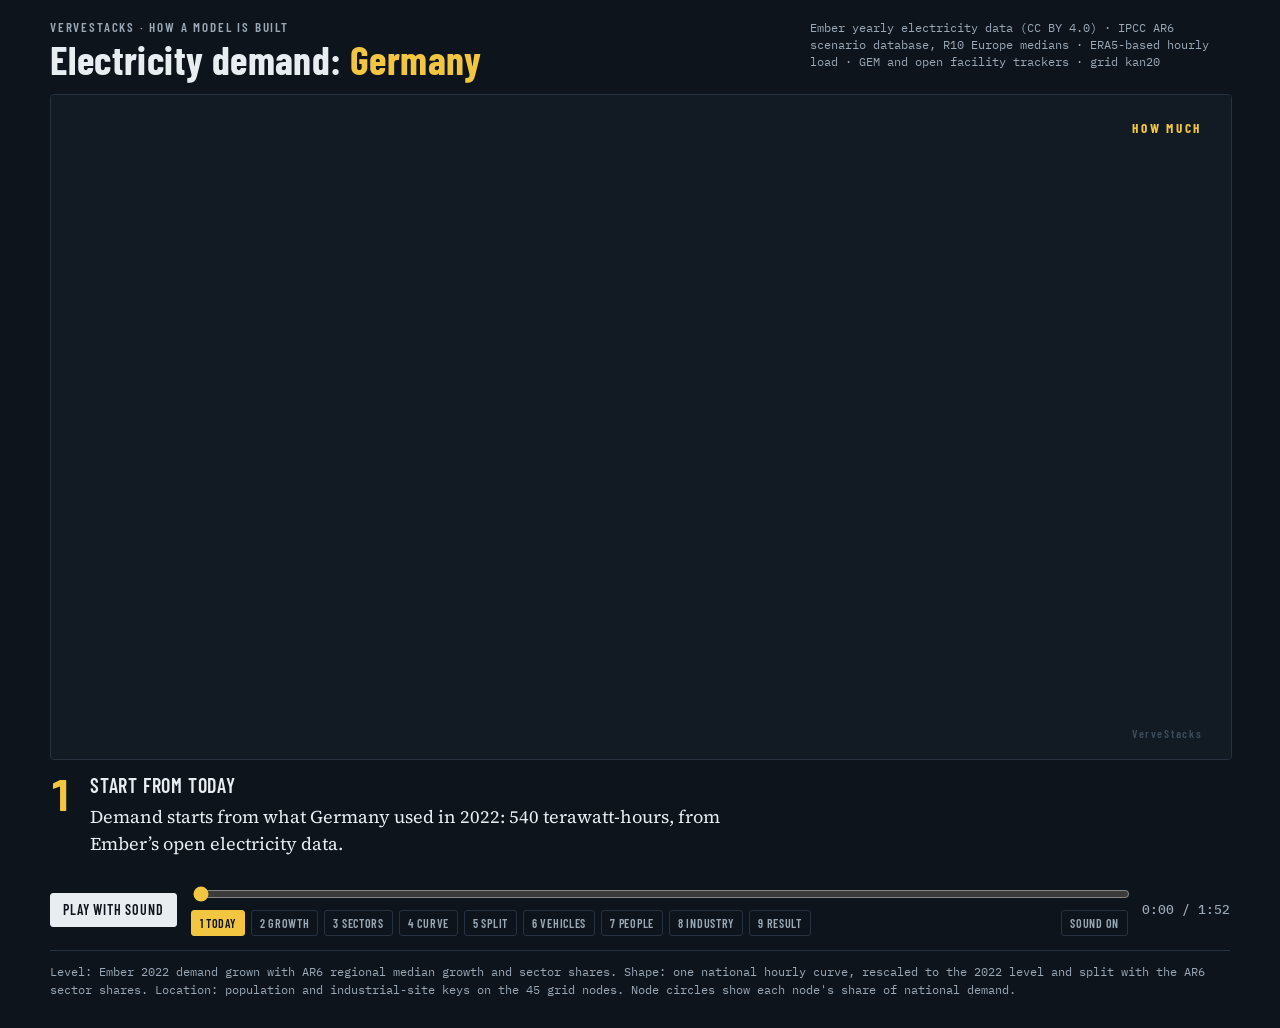
<file: docs/films/v/demand_DEU.html>
<!doctype html>
<html lang="en"><head><meta charset="utf-8"><meta name="viewport" content="width=device-width, initial-scale=1, viewport-fit=cover"><style>html{color-scheme:dark}body{margin:0}[hidden]{display:none!important}</style></head><body>
<title>Germany's Electricity Demand</title>
<link rel="stylesheet" href="../f/fonts.css">
<style>
/* Layout: a 16:9 film stage (map left, data panel right) with subtitle-style narration and transport controls beneath. Single dark look on purpose: it is a film. */
:root{
  --ground:#0e141b;      /* page */
  --stage:#121a23;       /* canvas ground */
  --ink:#e8edf2;         /* primary text */
  --ink-2:#9aa8b6;       /* secondary text */
  --rule:#26323f;        /* hairlines */
  --signal:#f2c641;      /* accent = solar yellow, the hero of the story */
  --capture:#ff6fb5;     /* CCS retrofit marker */
  --f-display:"Barlow Condensed","Arial Narrow",Arial,sans-serif;
  --f-body:"Source Serif 4",Georgia,serif;
  --f-data:"IBM Plex Mono",ui-monospace,Menlo,monospace;
  color-scheme:dark;
}
html,body{background:var(--ground);color:var(--ink)}
body{font-family:var(--f-body)}
.wrap{max-width:1180px;margin:0 auto;padding-inline:16px;padding-block:20px 28px;display:grid;gap:14px}
header{display:flex;flex-wrap:wrap;align-items:baseline;justify-content:space-between;gap:6px 24px}
.eyebrow{font:600 13px/1 var(--f-display);letter-spacing:.14em;text-transform:uppercase;color:var(--ink-2)}
h1{margin:4px 0 0;font:700 clamp(26px,4vw,40px)/1.05 var(--f-display);letter-spacing:.01em;text-wrap:balance}
h1 span{color:var(--signal)}
.src{font:400 12px/1.4 var(--f-data);color:var(--ink-2);max-width:420px}
.stage{position:relative;width:100%;aspect-ratio:16/9;max-width:100%;background:var(--stage);border:1px solid var(--rule);border-radius:4px;overflow:hidden}
canvas{display:block;width:100%;height:100%}
.caption{display:grid;grid-template-columns:auto 1fr;gap:4px 18px;align-items:start;min-height:96px}
.beatno{font:700 44px/0.9 var(--f-display);color:var(--signal);font-variant-numeric:tabular-nums}
.captext{min-width:0}
.beattitle{font:600 20px/1.15 var(--f-display);letter-spacing:.04em;text-transform:uppercase}
.narr{margin:6px 0 0;font:400 18px/1.5 var(--f-body);color:var(--ink);max-width:68ch}
.controls{display:grid;grid-template-columns:auto 1fr auto;gap:10px 14px;align-items:center}
button{font:600 14px/1 var(--f-display);letter-spacing:.06em;text-transform:uppercase;color:var(--ink);background:transparent;border:1px solid var(--rule);border-radius:3px;padding:9px 12px;cursor:pointer}
button:hover{border-color:var(--ink-2)}
button:focus-visible,input:focus-visible{outline:2px solid var(--signal);outline-offset:2px}
#play{min-width:84px;background:var(--ink);color:var(--ground);border-color:var(--ink)}
.track{display:grid;gap:6px;min-width:0}
input[type=range]{width:100%;accent-color:var(--signal)}
.chips{display:flex;flex-wrap:wrap;gap:6px}
.chips button{padding:6px 8px;font-size:12px;color:var(--ink-2)}
.chips button[aria-current="true"]{color:var(--ground);background:var(--signal);border-color:var(--signal)}
.time{font:500 13px/1 var(--f-data);color:var(--ink-2);font-variant-numeric:tabular-nums}
.foot{font:400 12px/1.55 var(--f-data);color:var(--ink-2);border-top:1px solid var(--rule);padding-top:12px}
@media (max-width:640px){
  .controls{grid-template-columns:auto 1fr}
  .time{grid-column:2;justify-self:end}
  .track{grid-column:1/-1;order:3}
  .narr{font-size:16px}
  .beatno{font-size:34px}
}
</style>

<div class="wrap">
  <header>
    <div>
      <div class="eyebrow">VerveStacks · how a model is built</div>
      <h1>Electricity demand: <span>Germany</span></h1>
    </div>
    <div class="src">Ember yearly electricity data (CC BY 4.0) · IPCC AR6 scenario database, R10 Europe medians · ERA5-based hourly load · GEM and open facility trackers · grid kan20</div>
  </header>

  <div class="stage"><canvas id="cv" aria-label="Animated explainer of how VerveStacks builds electricity demand for Germany: level, shape and location"></canvas></div>

  <div class="caption" aria-live="polite">
    <div class="beatno" id="beatno">1</div>
    <div class="captext">
      <div class="beattitle" id="beattitle">Start from today</div>
      <p class="narr" id="narr"></p>
    </div>
  </div>

  <div class="controls">
    <button id="play" type="button">Pause</button>
    <div class="track">
      <input id="scrub" type="range" min="0" max="112.59" step="0.05" value="0" aria-label="Timeline">
      <div class="chips" id="chips"></div>
    </div>
    <div class="time" id="time">0:00 / 1:52</div>
  </div>

  <div class="foot">Level: Ember 2022 demand grown with AR6 regional median growth and sector shares. Shape: one national hourly curve, rescaled to the 2022 level and split with the AR6 sector shares. Location: population and industrial-site keys on the 45 grid nodes. Node circles show each node's share of national demand.</div>
</div>

<script>
const D = {"base":539.6,"gen":566.9,"ni":-27.3,"hist":[[2015,590.9],[2016,591.0],[2017,592.0],[2018,583.5],[2019,567.4],[2020,547.7],[2021,560.2],[2022,539.6],[2023,515.9],[2024,522.3]],"paths":{"C1":[{"y":2022,"tot":539.6,"ind":188.9,"bld":329.2,"tr":16.2,"road":5.4,"h2":5.4},{"y":2025,"tot":555.8,"ind":177.9,"bld":344.6,"tr":16.2,"road":17.2,"h2":5.6},{"y":2030,"tot":642.1,"ind":192.6,"bld":378.9,"tr":16.2,"road":54.4,"h2":6.4},{"y":2035,"tot":771.7,"ind":223.8,"bld":432.1,"tr":16.2,"road":99.6,"h2":23.1},{"y":2040,"tot":890.4,"ind":258.2,"bld":480.8,"tr":16.2,"road":135.2,"h2":26.7},{"y":2045,"tot":976.7,"ind":293.0,"bld":517.7,"tr":16.2,"road":149.9,"h2":39.1},{"y":2050,"tot":1041.5,"ind":322.9,"bld":552.0,"tr":16.2,"road":150.4,"h2":52.1}],"C2":[{"y":2022,"tot":539.6,"ind":194.3,"bld":323.8,"tr":16.2,"road":5.4,"h2":0.0},{"y":2025,"tot":566.6,"ind":192.6,"bld":334.3,"tr":16.2,"road":23.5,"h2":0.0},{"y":2030,"tot":636.8,"ind":197.4,"bld":375.7,"tr":16.2,"road":47.5,"h2":0.0},{"y":2035,"tot":712.3,"ind":213.7,"bld":398.9,"tr":16.2,"road":83.5,"h2":7.1},{"y":2040,"tot":831.0,"ind":241.0,"bld":448.7,"tr":16.2,"road":125.1,"h2":16.6},{"y":2045,"tot":885.0,"ind":274.3,"bld":469.0,"tr":16.2,"road":125.4,"h2":17.7},{"y":2050,"tot":1036.1,"ind":321.2,"bld":559.5,"tr":16.2,"road":139.2,"h2":41.4}],"C3":[{"y":2022,"tot":539.6,"ind":194.3,"bld":323.8,"tr":16.2,"road":5.4,"h2":0.0},{"y":2025,"tot":566.6,"ind":181.3,"bld":340.0,"tr":16.2,"road":29.1,"h2":0.0},{"y":2030,"tot":631.4,"ind":195.7,"bld":378.8,"tr":16.2,"road":40.6,"h2":6.3},{"y":2035,"tot":712.3,"ind":206.6,"bld":406.0,"tr":16.2,"road":83.5,"h2":7.1},{"y":2040,"tot":809.4,"ind":234.7,"bld":437.1,"tr":16.2,"road":121.4,"h2":8.1},{"y":2045,"tot":906.6,"ind":262.9,"bld":471.4,"tr":16.2,"road":156.1,"h2":18.1},{"y":2050,"tot":976.7,"ind":293.0,"bld":517.7,"tr":16.2,"road":149.9,"h2":29.3}],"C4":[{"y":2022,"tot":539.6,"ind":199.7,"bld":318.4,"tr":16.2,"road":5.4,"h2":0.0},{"y":2025,"tot":566.6,"ind":198.3,"bld":334.3,"tr":16.2,"road":17.8,"h2":0.0},{"y":2030,"tot":631.4,"ind":214.7,"bld":372.5,"tr":16.2,"road":28.0,"h2":0.0},{"y":2035,"tot":696.1,"ind":229.7,"bld":403.7,"tr":16.2,"road":46.5,"h2":0.0},{"y":2040,"tot":766.3,"ind":229.9,"bld":444.4,"tr":16.2,"road":75.8,"h2":0.0},{"y":2045,"tot":858.0,"ind":248.8,"bld":480.5,"tr":16.2,"road":112.5,"h2":0.0},{"y":2050,"tot":933.5,"ind":280.1,"bld":504.1,"tr":16.2,"road":133.2,"h2":0.0}],"C7":[{"y":2022,"tot":539.6,"ind":188.9,"bld":329.2,"tr":16.2,"road":5.4,"h2":0.0},{"y":2025,"tot":577.4,"ind":190.5,"bld":352.2,"tr":16.2,"road":18.5,"h2":0.0},{"y":2030,"tot":626.0,"ind":212.8,"bld":381.8,"tr":16.2,"road":15.1,"h2":6.3},{"y":2035,"tot":674.5,"ind":215.8,"bld":398.0,"tr":16.2,"road":44.5,"h2":6.7},{"y":2040,"tot":701.5,"ind":210.5,"bld":406.9,"tr":16.2,"road":68.0,"h2":14.0},{"y":2045,"tot":760.9,"ind":228.3,"bld":410.9,"tr":16.2,"road":105.5,"h2":15.2},{"y":2050,"tot":798.6,"ind":231.6,"bld":431.3,"tr":16.2,"road":119.6,"h2":24.0}]},"s_ind":0.385,"winter":{"gw":[58.93,58.47,58.38,58.47,60.94,69.62,76.45,78.85,80.44,81.03,80.99,80.94,80.99,80.99,80.99,81.25,82.04,82.22,82.26,80.59,76.18,73.14,70.34,60.16,58.93,58.47,58.38,58.47,60.94,69.62,76.45,78.85,80.44,81.03,80.99,80.94,80.99,80.99,80.99,81.25,82.04,82.32,82.26,80.59,76.18,73.14,70.34,60.16,58.93,58.47,58.38,58.47,60.94,69.62,76.45,78.85,80.44,81.18,80.99,80.94,80.99,80.99,80.99,81.25,82.04,82.32,82.26,80.59,76.08,73.03,70.24,60.16,58.93,58.47,58.26,58.31,60.77,69.5,76.45,78.85,80.44,81.03,80.99,80.94,80.51,80.51,80.51,80.71,81.27,81.27,81.21,79.35,74.94,71.9,69.32,59.66,58.63,58.16,58.08,58.31,60.77,69.46,76.19,78.58,80.17,81.03,80.68,80.46,80.51,80.51,80.51,80.71,81.27,81.5,82.16,80.49,76.08,73.03,70.24,60.7,58.94,58.47,58.2,58.2,58.45,58.82,62.99,67.71,70.76,72.12,72.26,72.06,72.11,72.19,72.19,72.91,75.09,75.26,75.2,73.98,73.52,71.88,70.42,60.82,58.94,58.47,58.2,58.2,58.45,58.82,62.99,67.71,70.76,72.12,72.26,72.06,72.11,72.19,72.19,72.81,74.83,75.01,74.95,73.73,73.26,71.63,70.17,59.66],"ann":[61.6,61.6,61.6,61.6,61.6,61.6,61.6,61.6,61.6,61.6,61.6,61.6,61.6,61.6,61.6,61.6,61.6,61.6,61.6,61.6,61.6,61.6,61.6,61.6,61.6,61.6,61.6,61.6,61.6,61.6,61.6,61.6,61.6,61.6,61.6,61.6,61.6,61.6,61.6,61.6,61.6,61.6,61.6,61.6,61.6,61.6,61.6,61.6,61.6,61.6,61.6,61.6,61.6,61.6,61.6,61.6,61.6,61.6,61.6,61.6,61.6,61.6,61.6,61.6,61.6,61.6,61.6,61.6,61.6,61.6,61.6,61.6,61.6,61.6,61.6,61.6,61.6,61.6,61.6,61.6,61.6,61.6,61.6,61.6,61.6,61.6,61.6,61.6,61.6,61.6,61.6,61.6,61.6,61.6,61.6,61.6,61.6,61.6,61.6,61.6,61.6,61.6,61.6,61.6,61.6,61.6,61.6,61.6,61.6,61.6,61.6,61.6,61.6,61.6,61.6,61.6,61.6,61.6,61.6,61.6,61.6,61.6,61.6,61.6,61.6,61.6,61.6,61.6,61.6,61.6,61.6,61.6,61.6,61.6,61.6,61.6,61.6,61.6,61.6,61.6,61.6,61.6,61.6,61.6,61.6,61.6,61.6,61.6,61.6,61.6,61.6,61.6,61.6,61.6,61.6,61.6,61.6,61.6,61.6,61.6,61.6,61.6,61.6,61.6,61.6,61.6,61.6,61.6],"mon":[69.99,69.99,69.99,69.99,69.99,69.99,69.99,69.99,69.99,69.99,69.99,69.99,69.99,69.99,69.99,69.99,69.99,69.99,69.99,69.99,69.99,69.99,69.99,69.99,69.99,69.99,69.99,69.99,69.99,69.99,69.99,69.99,69.99,69.99,69.99,69.99,69.99,69.99,69.99,69.99,69.99,69.99,69.99,69.99,69.99,69.99,69.99,69.99,69.99,69.99,69.99,69.99,69.99,69.99,69.99,69.99,69.99,69.99,69.99,69.99,69.99,69.99,69.99,69.99,69.99,69.99,69.99,69.99,69.99,69.99,69.99,69.99,69.99,69.99,69.99,69.99,69.99,69.99,69.99,69.99,69.99,69.99,69.99,69.99,69.99,69.99,69.99,69.99,69.99,69.99,69.99,69.99,69.99,69.99,69.99,69.99,69.99,69.99,69.99,69.99,69.99,69.99,69.99,69.99,69.99,69.99,69.99,69.99,69.99,69.99,69.99,69.99,69.99,69.99,69.99,69.99,69.99,69.99,69.99,69.99,69.99,69.99,69.99,69.99,69.99,69.99,69.99,69.99,69.99,69.99,69.99,69.99,69.99,69.99,69.99,69.99,69.99,69.99,69.99,69.99,69.99,69.99,69.99,69.99,69.99,69.99,69.99,69.99,69.99,69.99,69.99,69.99,69.99,69.99,69.99,69.99,69.99,69.99,69.99,69.99,69.99,69.99,69.99,69.99,69.99,69.99,69.99,69.99],"day":[73.94,73.94,73.94,73.94,73.94,73.94,73.94,73.94,73.94,73.94,73.94,73.94,73.94,73.94,73.94,73.94,73.94,73.94,73.94,73.94,73.94,73.94,73.94,73.94,73.95,73.95,73.95,73.95,73.95,73.95,73.95,73.95,73.95,73.95,73.95,73.95,73.95,73.95,73.95,73.95,73.95,73.95,73.95,73.95,73.95,73.95,73.95,73.95,73.94,73.94,73.94,73.94,73.94,73.94,73.94,73.94,73.94,73.94,73.94,73.94,73.94,73.94,73.94,73.94,73.94,73.94,73.94,73.94,73.94,73.94,73.94,73.94,73.5,73.5,73.5,73.5,73.5,73.5,73.5,73.5,73.5,73.5,73.5,73.5,73.5,73.5,73.5,73.5,73.5,73.5,73.5,73.5,73.5,73.5,73.5,73.5,73.68,73.68,73.68,73.68,73.68,73.68,73.68,73.68,73.68,73.68,73.68,73.68,73.68,73.68,73.68,73.68,73.68,73.68,73.68,73.68,73.68,73.68,73.68,73.68,68.11,68.11,68.11,68.11,68.11,68.11,68.11,68.11,68.11,68.11,68.11,68.11,68.11,68.11,68.11,68.11,68.11,68.11,68.11,68.11,68.11,68.11,68.11,68.11,67.98,67.98,67.98,67.98,67.98,67.98,67.98,67.98,67.98,67.98,67.98,67.98,67.98,67.98,67.98,67.98,67.98,67.98,67.98,67.98,67.98,67.98,67.98,67.98],"I":[23.35,23.33,23.33,23.33,23.43,23.76,24.02,24.12,24.18,24.2,24.2,24.2,24.2,24.2,24.2,24.21,24.24,24.25,24.25,24.18,24.01,23.9,23.79,23.4,23.35,23.33,23.33,23.33,23.43,23.76,24.02,24.12,24.18,24.2,24.2,24.2,24.2,24.2,24.2,24.21,24.24,24.25,24.25,24.18,24.01,23.9,23.79,23.4,23.35,23.33,23.33,23.33,23.43,23.76,24.02,24.12,24.18,24.21,24.2,24.2,24.2,24.2,24.2,24.21,24.24,24.25,24.25,24.18,24.01,23.89,23.78,23.4,23.35,23.33,23.32,23.32,23.42,23.76,24.02,24.12,24.18,24.2,24.2,24.2,24.18,24.18,24.18,24.19,24.21,24.21,24.21,24.14,23.97,23.85,23.75,23.38,23.34,23.32,23.32,23.32,23.42,23.75,24.01,24.11,24.17,24.2,24.19,24.18,24.18,24.18,24.18,24.19,24.21,24.22,24.24,24.18,24.01,23.89,23.78,23.42,23.35,23.33,23.32,23.32,23.33,23.34,23.5,23.69,23.8,23.86,23.86,23.85,23.86,23.86,23.86,23.89,23.97,23.98,23.98,23.93,23.91,23.85,23.79,23.42,23.35,23.33,23.32,23.32,23.33,23.34,23.5,23.69,23.8,23.86,23.86,23.85,23.86,23.86,23.86,23.88,23.96,23.97,23.97,23.92,23.9,23.84,23.78,23.38],"B":[35.59,35.14,35.05,35.14,37.51,45.86,52.43,54.73,56.26,56.83,56.79,56.74,56.79,56.79,56.79,57.04,57.81,57.97,58.01,56.41,52.17,49.24,46.56,36.77,35.59,35.14,35.05,35.14,37.51,45.86,52.43,54.73,56.26,56.83,56.79,56.74,56.79,56.79,56.79,57.04,57.81,58.07,58.01,56.41,52.17,49.24,46.56,36.77,35.59,35.14,35.05,35.14,37.51,45.86,52.43,54.73,56.26,56.98,56.79,56.74,56.79,56.79,56.79,57.04,57.81,58.07,58.01,56.41,52.07,49.14,46.46,36.77,35.59,35.14,34.94,34.98,37.36,45.75,52.43,54.73,56.26,56.83,56.79,56.74,56.33,56.33,56.33,56.52,57.06,57.06,57.0,55.21,50.98,48.05,45.57,36.28,35.29,34.85,34.76,34.98,37.36,45.7,52.17,54.48,56.01,56.83,56.5,56.28,56.33,56.33,56.33,56.52,57.06,57.28,57.91,56.31,52.07,49.14,46.46,37.29,35.59,35.14,34.88,34.88,35.12,35.47,39.49,44.03,46.95,48.27,48.4,48.21,48.26,48.33,48.33,49.03,51.12,51.29,51.23,50.05,49.61,48.04,46.63,37.4,35.59,35.14,34.88,34.88,35.12,35.47,39.49,44.03,46.95,48.27,48.4,48.21,48.26,48.33,48.33,48.92,50.87,51.04,50.98,49.81,49.36,47.79,46.39,36.28]},"summer":{"gw":[47.2,46.81,46.81,47.07,49.42,55.22,59.66,62.84,64.87,65.0,65.06,65.41,65.48,65.17,64.92,64.9,64.76,64.56,64.23,63.41,60.84,58.24,53.12,49.37,47.2,46.81,46.81,47.07,49.42,55.22,59.71,63.38,64.91,65.28,65.34,65.7,66.18,65.84,65.58,65.48,65.34,65.01,64.54,63.57,60.95,58.39,53.52,49.51,47.12,46.74,46.81,47.07,49.42,55.14,60.05,63.67,65.21,65.39,65.77,66.09,66.42,66.01,65.79,65.69,65.34,65.34,64.89,63.72,61.34,59.21,56.24,51.0,47.26,46.74,46.74,47.0,49.34,55.19,60.41,63.93,65.32,65.82,66.06,66.42,66.62,66.77,66.34,66.24,66.1,65.81,65.12,63.81,61.34,59.21,56.17,50.15,47.52,46.87,46.74,47.0,49.34,55.19,60.41,63.67,65.21,65.31,65.52,66.02,66.0,66.01,65.58,65.18,65.11,64.91,64.34,63.57,61.02,58.64,53.03,48.15,45.37,43.83,43.7,43.73,43.8,44.51,46.74,49.91,53.39,54.18,54.13,54.25,54.23,53.95,53.72,54.26,54.68,53.97,54.1,54.19,53.79,52.17,51.42,47.58,44.98,43.7,43.7,43.73,43.8,44.45,47.52,50.1,53.47,54.99,55.05,55.12,55.26,54.71,54.62,54.85,55.09,54.92,55.04,54.9,54.21,53.59,57.31,51.7],"ann":[61.6,61.6,61.6,61.6,61.6,61.6,61.6,61.6,61.6,61.6,61.6,61.6,61.6,61.6,61.6,61.6,61.6,61.6,61.6,61.6,61.6,61.6,61.6,61.6,61.6,61.6,61.6,61.6,61.6,61.6,61.6,61.6,61.6,61.6,61.6,61.6,61.6,61.6,61.6,61.6,61.6,61.6,61.6,61.6,61.6,61.6,61.6,61.6,61.6,61.6,61.6,61.6,61.6,61.6,61.6,61.6,61.6,61.6,61.6,61.6,61.6,61.6,61.6,61.6,61.6,61.6,61.6,61.6,61.6,61.6,61.6,61.6,61.6,61.6,61.6,61.6,61.6,61.6,61.6,61.6,61.6,61.6,61.6,61.6,61.6,61.6,61.6,61.6,61.6,61.6,61.6,61.6,61.6,61.6,61.6,61.6,61.6,61.6,61.6,61.6,61.6,61.6,61.6,61.6,61.6,61.6,61.6,61.6,61.6,61.6,61.6,61.6,61.6,61.6,61.6,61.6,61.6,61.6,61.6,61.6,61.6,61.6,61.6,61.6,61.6,61.6,61.6,61.6,61.6,61.6,61.6,61.6,61.6,61.6,61.6,61.6,61.6,61.6,61.6,61.6,61.6,61.6,61.6,61.6,61.6,61.6,61.6,61.6,61.6,61.6,61.6,61.6,61.6,61.6,61.6,61.6,61.6,61.6,61.6,61.6,61.6,61.6,61.6,61.6,61.6,61.6,61.6,61.6],"mon":[57.34,57.34,57.34,57.34,57.34,57.34,57.34,57.34,57.34,57.34,57.34,57.34,57.34,57.34,57.34,57.34,57.34,57.34,57.34,57.34,57.34,57.34,57.34,57.34,57.34,57.34,57.34,57.34,57.34,57.34,57.34,57.34,57.34,57.34,57.34,57.34,57.34,57.34,57.34,57.34,57.34,57.34,57.34,57.34,57.34,57.34,57.34,57.34,57.34,57.34,57.34,57.34,57.34,57.34,57.34,57.34,57.34,57.34,57.34,57.34,57.34,57.34,57.34,57.34,57.34,57.34,57.34,57.34,57.34,57.34,57.34,57.34,57.34,57.34,57.34,57.34,57.34,57.34,57.34,57.34,57.34,57.34,57.34,57.34,57.34,57.34,57.34,57.34,57.34,57.34,57.34,57.34,57.34,57.34,57.34,57.34,57.34,57.34,57.34,57.34,57.34,57.34,57.34,57.34,57.34,57.34,57.34,57.34,57.34,57.34,57.34,57.34,57.34,57.34,57.34,57.34,57.34,57.34,57.34,57.34,57.34,57.34,57.34,57.34,57.34,57.34,57.34,57.34,57.34,57.34,57.34,57.34,57.34,57.34,57.34,57.34,57.34,57.34,57.34,57.34,57.34,57.34,57.34,57.34,57.34,57.34,57.34,57.34,57.34,57.34,57.34,57.34,57.34,57.34,57.34,57.34,57.34,57.34,57.34,57.34,57.34,57.34,57.34,57.34,57.34,57.34,57.34,57.34],"day":[58.93,58.93,58.93,58.93,58.93,58.93,58.93,58.93,58.93,58.93,58.93,58.93,58.93,58.93,58.93,58.93,58.93,58.93,58.93,58.93,58.93,58.93,58.93,58.93,59.2,59.2,59.2,59.2,59.2,59.2,59.2,59.2,59.2,59.2,59.2,59.2,59.2,59.2,59.2,59.2,59.2,59.2,59.2,59.2,59.2,59.2,59.2,59.2,59.56,59.56,59.56,59.56,59.56,59.56,59.56,59.56,59.56,59.56,59.56,59.56,59.56,59.56,59.56,59.56,59.56,59.56,59.56,59.56,59.56,59.56,59.56,59.56,59.75,59.75,59.75,59.75,59.75,59.75,59.75,59.75,59.75,59.75,59.75,59.75,59.75,59.75,59.75,59.75,59.75,59.75,59.75,59.75,59.75,59.75,59.75,59.75,59.18,59.18,59.18,59.18,59.18,59.18,59.18,59.18,59.18,59.18,59.18,59.18,59.18,59.18,59.18,59.18,59.18,59.18,59.18,59.18,59.18,59.18,59.18,59.18,50.65,50.65,50.65,50.65,50.65,50.65,50.65,50.65,50.65,50.65,50.65,50.65,50.65,50.65,50.65,50.65,50.65,50.65,50.65,50.65,50.65,50.65,50.65,50.65,51.53,51.53,51.53,51.53,51.53,51.53,51.53,51.53,51.53,51.53,51.53,51.53,51.53,51.53,51.53,51.53,51.53,51.53,51.53,51.53,51.53,51.53,51.53,51.53],"I":[23.33,23.32,23.32,23.33,23.42,23.64,23.81,23.94,24.02,24.02,24.02,24.04,24.04,24.03,24.02,24.02,24.01,24.0,23.99,23.96,23.86,23.76,23.56,23.42,23.33,23.32,23.32,23.33,23.42,23.64,23.82,23.96,24.02,24.03,24.03,24.05,24.07,24.05,24.04,24.04,24.03,24.02,24.0,23.97,23.86,23.77,23.58,23.42,23.33,23.32,23.32,23.33,23.42,23.64,23.83,23.97,24.03,24.04,24.05,24.06,24.08,24.06,24.05,24.05,24.03,24.03,24.02,23.97,23.88,23.8,23.68,23.48,23.34,23.32,23.32,23.33,23.42,23.64,23.84,23.98,24.03,24.05,24.06,24.08,24.08,24.09,24.07,24.07,24.06,24.05,24.03,23.97,23.88,23.8,23.68,23.45,23.35,23.32,23.32,23.33,23.42,23.64,23.84,23.97,24.03,24.03,24.04,24.06,24.06,24.06,24.04,24.03,24.02,24.02,24.0,23.97,23.87,23.78,23.56,23.37,23.26,23.2,23.2,23.2,23.2,23.23,23.32,23.44,23.57,23.6,23.6,23.61,23.61,23.59,23.59,23.61,23.62,23.6,23.6,23.6,23.59,23.53,23.5,23.35,23.25,23.2,23.2,23.2,23.2,23.23,23.35,23.45,23.58,23.63,23.64,23.64,23.65,23.62,23.62,23.63,23.64,23.63,23.64,23.63,23.6,23.58,23.72,23.51],"B":[23.87,23.49,23.49,23.74,26.0,31.57,35.84,38.91,40.85,40.98,41.04,41.38,41.44,41.14,40.9,40.89,40.75,40.55,40.24,39.45,36.98,34.48,29.56,25.96,23.87,23.49,23.49,23.74,26.0,31.57,35.9,39.42,40.89,41.25,41.31,41.65,42.12,41.78,41.54,41.44,41.31,40.99,40.54,39.6,37.09,34.62,29.94,26.09,23.79,23.42,23.49,23.74,26.0,31.5,36.22,39.7,41.18,41.35,41.72,42.03,42.34,41.95,41.73,41.64,41.31,41.31,40.87,39.75,37.46,35.41,32.56,27.51,23.92,23.42,23.42,23.67,25.93,31.55,36.57,39.95,41.28,41.77,42.0,42.34,42.54,42.68,42.27,42.17,42.04,41.76,41.1,39.83,37.46,35.41,32.49,26.7,24.17,23.55,23.42,23.67,25.93,31.55,36.57,39.7,41.18,41.28,41.48,41.96,41.94,41.95,41.54,41.15,41.08,40.9,40.34,39.6,37.16,34.87,29.47,24.78,22.11,20.63,20.5,20.53,20.6,21.28,23.42,26.47,29.82,30.57,30.53,30.64,30.63,30.35,30.13,30.66,31.06,30.37,30.5,30.58,30.2,28.64,27.92,24.23,21.73,20.5,20.5,20.53,20.6,21.22,24.17,26.66,29.9,31.35,31.42,31.48,31.62,31.09,31.0,31.22,31.45,31.28,31.41,31.27,30.61,30.01,33.59,28.19]},"daily":{"gw":[68.89,69.68,67.97,67.8,62.02,62.18,69.29,68.9,68.79,70.77,72.91,67.45,67.77,73.94,73.95,73.94,73.5,73.68,68.11,67.98,73.84,74.01,73.95,73.95,74.07,68.02,66.34,71.08,68.72,67.53,68.56,66.92,63.82,63.95,67.07,68.55,69.38,69.51,70.21,66.08,66.19,70.46,70.26,70.43,70.42,69.76,63.84,63.82,69.1,69.23,70.19,70.6,70.81,65.88,64.56,69.02,69.03,69.1,68.8,71.16,66.15,65.03,71.09,69.06,68.5,69.16,69.85,65.16,67.6,74.62,74.66,74.55,74.34,74.17,66.78,65.99,71.68,72.98,73.27,73.52,73.8,68.66,68.19,73.8,73.47,73.03,73.08,73.24,66.85,66.58,64.72,64.39,64.57,64.18,64.22,57.77,57.67,63.13,62.91,62.54,61.77,61.33,55.03,53.95,60.01,60.04,60.05,59.96,60.94,55.87,54.75,60.53,60.45,60.23,60.08,60.29,56.17,55.67,61.15,60.89,59.77,59.26,59.12,51.54,51.57,59.41,59.3,59.36,59.26,59.09,51.35,51.92,59.58,59.44,59.33,59.38,59.18,51.54,51.42,59.38,59.26,59.94,60.53,60.03,52.23,51.78,59.28,59.27,59.36,59.3,59.16,50.76,51.05,58.59,58.54,58.73,58.9,58.87,50.79,50.89,58.62,58.67,59.19,59.12,58.44,50.75,50.87,59.24,60.2,61.69,60.79,59.23,50.82,50.86,58.56,58.62,58.61,58.55,58.48,50.73,50.95,58.86,58.9,59.08,59.05,58.92,50.54,50.86,59.33,59.27,58.83,58.79,58.65,50.52,50.63,58.93,59.2,59.56,59.75,59.18,50.65,51.53,60.55,60.45,60.1,60.65,60.93,52.58,52.8,60.04,59.08,59.29,60.31,61.86,52.8,51.33,60.24,60.4,59.22,59.37,58.62,50.75,50.86,58.66,58.62,58.63,58.76,59.41,51.14,51.67,58.63,58.64,58.74,58.91,58.89,50.81,50.91,58.78,58.78,58.86,58.88,58.78,50.79,51.39,59.1,59.07,59.13,59.61,59.58,51.2,51.31,59.19,59.25,59.25,59.16,58.97,51.21,51.41,59.26,59.51,59.49,59.3,59.13,51.3,51.34,59.07,59.08,59.25,59.5,59.77,52.23,52.05,59.82,60.68,60.95,60.86,60.13,52.42,52.57,59.7,59.78,59.8,60.61,59.99,52.97,54.09,60.69,60.51,60.54,60.0,60.54,53.41,52.23,59.69,59.62,59.56,59.94,59.86,52.01,52.18,59.68,60.26,60.89,61.21,62.9,56.36,56.74,63.54,64.04,63.84,62.68,63.25,56.91,58.49,65.1,64.84,64.66,65.47,65.16,59.54,58.59,65.15,64.81,66.01,66.69,65.66,58.9,59.7,67.35,67.88,66.18,64.38,64.97,58.95,60.03,67.33,68.07,66.94,66.88,67.74,62.02,60.18,64.34,65.09,66.19,67.32,67.61,61.9,60.11,64.91,65.61,65.73,65.42,66.28,59.99,58.86,65.04,63.57,64.6,66.15,65.09,59.3,60.38,66.74,66.82],"mon":[69.99,69.99,69.99,69.99,69.99,69.99,69.99,69.99,69.99,69.99,69.99,69.99,69.99,69.99,69.99,69.99,69.99,69.99,69.99,69.99,69.99,69.99,69.99,69.99,69.99,69.99,69.99,69.99,69.99,69.99,69.99,68.11,68.11,68.11,68.11,68.11,68.11,68.11,68.11,68.11,68.11,68.11,68.11,68.11,68.11,68.11,68.11,68.11,68.11,68.11,68.11,68.11,68.11,68.11,68.11,68.11,68.11,68.11,68.11,70.65,70.65,70.65,70.65,70.65,70.65,70.65,70.65,70.65,70.65,70.65,70.65,70.65,70.65,70.65,70.65,70.65,70.65,70.65,70.65,70.65,70.65,70.65,70.65,70.65,70.65,70.65,70.65,70.65,70.65,70.65,60.18,60.18,60.18,60.18,60.18,60.18,60.18,60.18,60.18,60.18,60.18,60.18,60.18,60.18,60.18,60.18,60.18,60.18,60.18,60.18,60.18,60.18,60.18,60.18,60.18,60.18,60.18,60.18,60.18,60.18,57.43,57.43,57.43,57.43,57.43,57.43,57.43,57.43,57.43,57.43,57.43,57.43,57.43,57.43,57.43,57.43,57.43,57.43,57.43,57.43,57.43,57.43,57.43,57.43,57.43,57.43,57.43,57.43,57.43,57.43,57.43,56.34,56.34,56.34,56.34,56.34,56.34,56.34,56.34,56.34,56.34,56.34,56.34,56.34,56.34,56.34,56.34,56.34,56.34,56.34,56.34,56.34,56.34,56.34,56.34,56.34,56.34,56.34,56.34,56.34,56.34,57.34,57.34,57.34,57.34,57.34,57.34,57.34,57.34,57.34,57.34,57.34,57.34,57.34,57.34,57.34,57.34,57.34,57.34,57.34,57.34,57.34,57.34,57.34,57.34,57.34,57.34,57.34,57.34,57.34,57.34,57.34,56.87,56.87,56.87,56.87,56.87,56.87,56.87,56.87,56.87,56.87,56.87,56.87,56.87,56.87,56.87,56.87,56.87,56.87,56.87,56.87,56.87,56.87,56.87,56.87,56.87,56.87,56.87,56.87,56.87,56.87,56.87,56.96,56.96,56.96,56.96,56.96,56.96,56.96,56.96,56.96,56.96,56.96,56.96,56.96,56.96,56.96,56.96,56.96,56.96,56.96,56.96,56.96,56.96,56.96,56.96,56.96,56.96,56.96,56.96,56.96,56.96,58.3,58.3,58.3,58.3,58.3,58.3,58.3,58.3,58.3,58.3,58.3,58.3,58.3,58.3,58.3,58.3,58.3,58.3,58.3,58.3,58.3,58.3,58.3,58.3,58.3,58.3,58.3,58.3,58.3,58.3,58.3,62.96,62.96,62.96,62.96,62.96,62.96,62.96,62.96,62.96,62.96,62.96,62.96,62.96,62.96,62.96,62.96,62.96,62.96,62.96,62.96,62.96,62.96,62.96,62.96,62.96,62.96,62.96,62.96,62.96,62.96,64.39,64.39,64.39,64.39,64.39,64.39,64.39,64.39,64.39,64.39,64.39,64.39,64.39,64.39,64.39,64.39,64.39,64.39,64.39,64.39,64.39,64.39,64.39,64.39,64.39,64.39,64.39,64.39,64.39,64.39,64.39],"I":[23.73,23.76,23.7,23.69,23.47,23.47,23.75,23.73,23.73,23.8,23.89,23.68,23.69,23.93,23.93,23.93,23.91,23.92,23.7,23.7,23.92,23.93,23.93,23.93,23.93,23.7,23.63,23.82,23.73,23.68,23.72,23.72,23.6,23.61,23.73,23.78,23.82,23.82,23.85,23.69,23.69,23.86,23.85,23.86,23.86,23.83,23.6,23.6,23.81,23.81,23.85,23.86,23.87,23.68,23.63,23.8,23.8,23.81,23.79,23.8,23.6,23.56,23.79,23.72,23.69,23.72,23.75,23.57,23.66,23.93,23.93,23.93,23.92,23.91,23.63,23.6,23.82,23.87,23.88,23.89,23.9,23.7,23.68,23.9,23.89,23.87,23.87,23.88,23.63,23.62,23.91,23.9,23.91,23.89,23.89,23.64,23.64,23.85,23.84,23.83,23.8,23.78,23.54,23.5,23.73,23.73,23.73,23.73,23.77,23.57,23.53,23.75,23.75,23.74,23.73,23.74,23.58,23.56,23.77,23.76,23.82,23.8,23.79,23.5,23.5,23.8,23.8,23.8,23.8,23.79,23.49,23.51,23.81,23.8,23.8,23.8,23.79,23.5,23.49,23.8,23.8,23.82,23.85,23.83,23.53,23.51,23.8,23.8,23.8,23.8,23.79,23.51,23.52,23.81,23.81,23.81,23.82,23.82,23.51,23.51,23.81,23.81,23.83,23.83,23.8,23.51,23.51,23.83,23.87,23.93,23.89,23.83,23.51,23.51,23.81,23.81,23.81,23.81,23.8,23.51,23.51,23.78,23.79,23.79,23.79,23.79,23.46,23.48,23.8,23.8,23.78,23.78,23.78,23.46,23.47,23.79,23.8,23.81,23.82,23.8,23.47,23.5,23.85,23.85,23.83,23.85,23.86,23.54,23.55,23.83,23.79,23.8,23.86,23.92,23.57,23.51,23.85,23.86,23.81,23.82,23.79,23.49,23.49,23.79,23.79,23.79,23.8,23.82,23.5,23.52,23.79,23.79,23.8,23.8,23.8,23.49,23.49,23.8,23.8,23.8,23.8,23.8,23.49,23.51,23.81,23.81,23.81,23.83,23.82,23.5,23.51,23.81,23.81,23.81,23.81,23.8,23.5,23.51,23.81,23.82,23.82,23.81,23.81,23.51,23.51,23.81,23.81,23.81,23.82,23.83,23.54,23.53,23.83,23.82,23.83,23.83,23.8,23.5,23.51,23.78,23.79,23.79,23.82,23.79,23.52,23.57,23.82,23.81,23.82,23.79,23.82,23.54,23.5,23.78,23.78,23.78,23.79,23.79,23.49,23.49,23.78,23.8,23.83,23.84,23.74,23.49,23.51,23.77,23.79,23.78,23.74,23.76,23.51,23.57,23.83,23.82,23.81,23.84,23.83,23.62,23.58,23.83,23.82,23.86,23.89,23.85,23.59,23.62,23.92,23.94,23.87,23.8,23.82,23.59,23.58,23.87,23.89,23.85,23.85,23.88,23.66,23.59,23.75,23.78,23.82,23.87,23.88,23.66,23.59,23.77,23.8,23.8,23.79,23.83,23.58,23.54,23.78,23.72,23.76,23.82,23.78,23.56,23.6,23.84,23.85]},"peak":82.6,"minl":43.7,"ann":61.6,"ev":[0.0079,0.0054,0.006,0.0053,0.0077,0.0211,0.0617,0.0696,0.0532,0.0528,0.0514,0.0513,0.052,0.0543,0.0549,0.0629,0.0811,0.0811,0.0629,0.0569,0.0399,0.029,0.0206,0.0109],"buses":[[6.577,49.769,"Merzig",0.0074,0.0061,"DE173-220"],[6.796,49.335,"Saarbrucken",0.0082,0.0736,"DE177-220"],[10.065,48.273,"Ulm",0.0431,0.029,"DE205-380"],[13.056,48.27,"Muhldorf",0.0072,0.01,"DE206-220"],[8.531,47.915,"VillingenSchwennin",0.0072,0.0068,"DE209-380"],[10.357,52.176,"Braunschweig",0.049,0.0787,"DE43-220"],[6.526,51.753,"Duisburg",0.0192,0.0045,"DE62-380"],[7.368,51.629,"Dortmund",0.0559,0.0397,"DE69-380"],[10.188,49.981,"Wurzburg",0.0315,0.0142,"way/108797675-380"],[10.414,53.413,"Hamburg",0.0381,0.0194,"way/1089911133-380"],[12.186,53.815,"Rostock",0.004,0.0002,"way/1094015892-380"],[8.053,53.333,"Oldenburg",0.0113,0.0047,"way/1128250707-380"],[7.309,53.126,"Emden",0.007,0.0015,"way/1280840211-380"],[11.123,50.999,"Jena",0.0194,0.0338,"way/143882655-380"],[14.268,53.098,"SchwedtOder",0.0353,0.0163,"way/170123812-400"],[6.7,51.009,"Cologne",0.0808,0.0909,"way/24839976-380"],[9.425,48.064,"Ravensburg",0.0338,0.0006,"way/25306752-220"],[11.868,48.207,"Munich",0.0637,0.0233,"way/26245195-380"],[11.639,52.269,"Magdeburg",0.0215,0.0417,"way/26472665-380"],[10.802,53.896,"Lubeck",0.0173,0.0003,"way/275466323"],[12.114,49.631,"Amberg",0.0191,0.0119,"way/29084374-380"],[9.746,50.918,"BadHersfeld",0.0261,0.0093,"way/29309786-380"],[9.801,47.653,"Friedrichshafen",0.0051,0.0007,"way/31131320-380"],[8.259,47.634,"WaldshutTiengen",0.0018,0.0,"way/31367940-220"],[8.26,47.634,"Donaueschingen",0.0018,0.0,"way/31367940-380"],[6.732,51.459,"Dusseldorf",0.0631,0.2108,"way/35818134-220"],[7.993,51.684,"Hamm",0.0531,0.0592,"way/42488850-380"],[8.695,53.093,"Bremen",0.0265,0.036,"way/44717036-380"],[9.314,54.728,"Flensburg",0.0046,0.0002,"way/449010725-380"],[9.344,53.919,"Elmshorn",0.017,0.0368,"way/525964617"],[14.604,52.175,"FrankfurtOder",0.0307,0.0297,"way/52983550-380"],[10.362,47.739,"Kempten",0.0078,0.0005,"way/57727004-220"],[14.946,51.063,"Gorlitz",0.0079,0.0004,"way/59026005-380"],[11.278,47.496,"Weilheim",0.0083,0.0,"way/68532663-220"],[7.912,48.685,"Offenburg",0.0556,0.0652,"way/82130902-225"],[6.773,49.291,"Neunkirchen",0.0075,0.008,"way/82773910-400"],[7.752,48.096,"Emmendingen",0.0045,0.0002,"way/87653464-220"],[7.752,48.097,"FreiburgImBreisgau",0.0045,0.0001,"way/87653464-400"],[7.956,47.594,"RheinfeldenBaden",0.002,0.0013,"way/88916034-220"],[7.957,47.594,"Lorrach",0.002,0.0,"way/88916034-380"],[6.211,49.959,"Trier",0.003,0.0017,"way/89176939-220"],[12.216,54.101,"Gustrow",0.0061,0.0016,"way/940919943"],[14.428,51.889,"Cottbus",0.0278,0.0014,"way/941198517-380"],[12.815,50.858,"Chemnitz",0.0375,0.0248,"way/943135226-380"],[7.035,52.202,"Rheine",0.0157,0.0049,"way/952346322-380"]],"lines":[["way/24839976-380","way/35818134-220",220],["DE173-220","DE177-220",380],["DE173-220","way/24839976-380",220],["way/89176939-220","DE173-220",380],["DE177-220","way/24839976-380",380],["way/82130902-225","DE177-220",380],["way/108797675-380","DE205-380",380],["DE205-380","way/25306752-220",380],["DE205-380","way/26245195-380",380],["way/31131320-380","DE205-380",380],["way/57727004-220","DE205-380",380],["way/57727004-220","DE205-380",380],["way/26245195-380","DE206-220",380],["way/29084374-380","DE206-220",380],["way/25306752-220","DE209-380",380],["way/31367940-220","DE209-380",220],["DE43-220","way/1089911133-380",380],["DE43-220","way/26472665-380",380],["way/29309786-380","DE43-220",380],["way/44717036-380","DE43-220",380],["DE62-380","way/35818134-220",380],["DE62-380","way/952346322-380",380],["way/24839976-380","DE69-380",380],["way/35818134-220","DE69-380",380],["way/42488850-380","DE69-380",380],["DE69-380","way/952346322-380",380],["way/108797675-380","way/143882655-380",380],["way/25306752-220","way/108797675-380",380],["way/108797675-380","way/26245195-380",380],["way/108797675-380","way/29084374-380",220],["way/29309786-380","way/108797675-380",380],["way/1089911133-380","way/1094015892-380",380],["way/1089911133-380","way/275466323",380],["way/1089911133-380","way/525964617",380],["way/1094015892-380","way/170123812-400",380],["way/1094015892-380","way/26472665-380",380],["way/275466323","way/1094015892-380",380],["way/940919943","way/1094015892-380",380],["way/1280840211-380","way/1128250707-380",380],["way/1128250707-380","way/44717036-380",380],["way/952346322-380","way/1280840211-380",380],["way/143882655-380","way/26472665-380",380],["way/143882655-380","way/29084374-380",380],["way/29309786-380","way/143882655-380",380],["way/143882655-380","way/943135226-380",380],["way/26472665-380","way/170123812-400",380],["way/52983550-380","way/170123812-400",380],["way/940919943","way/170123812-400",380],["way/941198517-380","way/170123812-400",220],["way/35818134-220","way/24839976-380",380],["way/42488850-380","way/24839976-380",380],["way/25306752-220","way/31131320-380",380],["way/31367940-220","way/25306752-220",220],["way/31367940-380","way/25306752-220",380],["way/82130902-225","way/25306752-220",380],["way/29084374-380","way/26245195-380",220],["way/68532663-220","way/26245195-380",220],["way/941198517-380","way/26472665-380",380],["way/26472665-380","way/943135226-380",380],["way/525964617","way/275466323",220],["way/42488850-380","way/29309786-380",380],["way/82130902-225","way/29309786-380",380],["way/87653464-220","way/31367940-220",220],["way/42488850-380","way/44717036-380",380],["way/82130902-225","way/42488850-380",380],["way/952346322-380","way/42488850-380",380],["way/44717036-380","way/525964617",380],["way/449010725-380","way/525964617",380],["way/941198517-380","way/52983550-380",380],["way/59026005-380","way/941198517-380",380],["way/943135226-380","way/59026005-380",380],["way/87653464-220","way/82130902-225",220],["way/87653464-400","way/82130902-225",380],["way/24839976-380","way/89176939-220",380],["way/87653464-400","way/88916034-380",380],["way/943135226-380","way/941198517-380",380],["way/88916034-220","way/88916034-380",380],["DE177-220","way/82773910-400",400]],"cities":[[13.405,52.52,4679500,"Berlin"],[9.18,48.778,2787724,"Stuttgart"],[11.575,48.138,2606021,"Munich"],[10.0,53.55,2496600,"Hamburg"],[6.953,50.936,1087353,"Cologne"],[8.682,50.111,775790,"Frankfurt"],[6.777,51.226,631217,"Dusseldorf"],[12.375,51.34,619879,"Leipzig"],[7.465,51.514,595471,"Dortmund"],[7.013,51.451,586608,"Essen"],[8.807,53.076,577026,"Bremen"],[13.74,51.05,566222,"Dresden"],[10.517,52.267,551000,"Braunschweig"],[9.717,52.367,548186,"Hannover"],[11.078,49.454,526091,"Nuremberg"],[6.763,51.435,503707,"Duisburg"],[7.216,51.482,366385,"Bochum"],[7.183,51.267,358938,"Wuppertal"],[8.535,52.021,338410,"Bielefeld"],[7.102,50.735,335789,"Bonn"],[7.626,51.962,322904,"Munster"],[8.466,49.488,316877,"Mannheim"],[8.404,49.009,309964,"Karlsruhe"],[10.898,48.369,303150,"Augsburg"],[8.24,50.083,285522,"Wiesbaden"],[6.433,51.2,268943,"Monchengladbach"],[7.1,51.517,265885,"Gelsenkirchen"],[6.084,50.776,252769,"Aachen"],[12.917,50.833,250681,"Chemnitz"],[10.139,54.323,248873,"Kiel"],[11.97,51.483,242172,"Halle"],[11.639,52.132,240114,"Magdeburg"],[7.85,47.995,237244,"Freiburg im Breisgau"],[6.567,51.333,228550,"Krefeld"],[8.274,49.999,222889,"Mainz"],[10.686,53.87,219044,"Lubeck"],[6.871,51.497,211099,"Oberhausen"],[12.133,54.083,210795,"Rostock"],[9.498,51.316,204687,"Kassel"],[7.483,51.367,190490,"Hagen"],[13.059,52.401,187119,"Potsdam"],[7.0,49.233,183509,"Saarbrucken"],[7.817,51.683,180761,"Hamm"],[8.435,49.481,176110,"Ludwigshafen"],[8.214,53.144,174629,"Oldenburg"],[6.883,51.428,173255,"Mulheim"],[8.05,52.283,166960,"Osnabruck"],[6.983,51.033,166414,"Leverkusen"],[8.653,49.872,164792,"Darmstadt"],[8.717,49.417,162960,"Heidelberg"],[7.085,51.172,161545,"Solingen"],[12.083,49.017,159465,"Regensburg"],[7.217,51.55,157896,"Herne"],[8.754,51.718,155749,"Paderborn"],[6.7,51.2,155163,"Neuss"],[11.425,48.763,142308,"Ingolstadt"],[11.0,49.467,132032,"Furth"],[9.217,49.15,130093,"Heilbronn"],[9.983,48.4,129942,"Ulm"],[8.705,48.895,128992,"Pforzheim"],[9.933,49.783,128246,"Wurzburg"],[10.787,52.423,127256,"Wolfsburg"],[9.936,51.534,120261,"Gottingen"],[6.923,51.525,118705,"Bottrop"],[9.217,48.483,118528,"Reutlingen"],[11.017,49.583,117806,"Erlangen"],[7.598,50.36,115298,"Koblenz"],[8.583,53.55,114677,"Bremerhaven"],[7.2,51.183,112970,"Remscheid"],[6.641,49.757,112737,"Trier"],[7.13,50.992,112660,"Bergisch Gladbach"],[7.162,51.585,111693,"Recklinghausen"],[11.586,50.927,110791,"Jena"],[6.62,51.459,105606,"Moers"],[10.333,52.15,105039,"Salzgitter"],[8.917,50.133,103184,"Hanau"],[8.383,51.9,102464,"Gutersloh"],[9.95,52.15,102325,"Hildesheim"],[8.017,50.883,102114,"Siegen"],[7.769,49.445,101486,"Kaiserslautern"],[14.334,51.761,100010,"Cottbus"],[11.417,53.633,98733,"Schwerin"],[9.317,48.733,95881,"Esslingen"],[7.333,51.433,95724,"Witten"],[8.667,50.583,94996,"Giessen"],[9.192,48.898,94859,"Ludwigsburg"],[12.083,50.881,94847,"Gera"],[9.056,48.52,93615,"Tubingen"],[6.483,50.8,93323,"Duren"],[9.437,54.782,92667,"Flensburg"],[7.667,51.383,92404,"Iserlohn"],[8.459,48.06,88213,"Villingen-Schwenningen"],[12.5,50.717,87593,"Zwickau"],[6.85,51.3,87513,"Ratingen"],[7.517,51.617,87266,"Lunen"],[9.183,47.667,85770,"Konstanz"],[8.365,49.632,85609,"Worms"],[7.117,51.667,85001,"Marl"],[8.917,52.288,83100,"Minden"],[10.01,53.706,82719,"Norderstedt"],[7.05,51.333,82462,"Velbert"],[10.887,49.891,80580,"Bamberg"],[9.99,54.071,80185,"Neumunster"],[12.233,51.833,79686,NaN],[6.397,51.256,79250,"Viersen"],[8.632,53.051,78979,"Delmenhorst"],[7.433,52.283,78220,"Rheine"],[8.771,50.81,78203,"Marburg"],[10.414,53.252,77511,"Luneburg"],[6.964,51.66,76842,"Dorsten"],[7.156,50.816,76503,"Troisdorf"],[8.106,53.529,76247,"Wilhelmshaven"],[6.967,51.567,75799,"Gladbeck"],[12.151,48.54,75272,"Landshut"],[11.578,49.948,74907,"Bayreuth"],[8.883,51.938,74835,"Detmold"],[7.317,51.55,74370,"Castrop-Rauxel"],[8.083,51.383,74206,"Arnsberg"],[12.533,52.417,73921,"Brandenburg"],[9.15,49.967,72918,"Aschaffenburg"],[6.617,51.833,72409,"Bocholt"],[7.633,51.217,71463,"Ludenscheid"],[9.675,50.551,70366,"Fulda"],[10.082,52.626,70293,"Celle"],[10.317,47.733,70056,"Kempten"],[10.1,48.833,69147,"Aalen"],[8.35,51.667,69047,"Lippstadt"],[6.733,51.567,67949,"Dinslaken"],[6.696,50.872,67627,"Kerpen"],[8.433,50.0,67277,"Russelsheim"],[8.683,52.133,67265,"Herford"],[7.461,50.429,66243,"Neuwied"],[11.329,50.981,65611,"Weimar"],[9.003,48.713,65504,"Sindelfingen"],[12.117,50.483,65218,"Plauen"],[12.133,47.85,65192,"Rosenheim"],[6.817,51.1,65170,"Dormagen"],[6.588,51.088,64588,"Grevenbroich"],[13.261,53.557,64390,"Neubrandenburg"],[9.483,47.65,63441,"Friedrichshafen"],[9.8,48.8,62726,"Schwabisch Gmund"],[7.133,51.6,62204,"Herten"],[7.933,48.467,62195,"Offenburg"],[6.65,50.967,62172,"Bergheim"],[10.0,48.383,61780,"Neu-Ulm"],[9.598,52.418,61594,"Garbsen"],[6.618,51.659,61277,"Wesel"],[6.876,50.877,61252,"Hurth"],[6.792,50.66,60256,"Euskirchen"],[7.689,51.535,60223,"Unna"],[13.383,54.083,60071,"Greifswald"],[6.95,51.117,59908,"Langenfeld"],[13.082,54.309,59450,"Stralsund"],[9.653,48.703,59300,"Goppingen"],[14.552,52.342,58818,"Frankfurt (Oder)"],[9.367,52.1,57916,"Hameln"],[6.667,51.267,57440,"Meerbusch"],[8.241,48.763,57420,"Baden-Baden"],[7.323,52.523,57075,"Lingen"],[14.987,51.153,56694,"Gorlitz"],[7.187,50.77,56692,"Sankt Augustin"],[6.233,50.767,56584,"Stolberg"],[6.8,51.0,56284,"Pulheim"],[6.283,50.817,56132,"Eschweiler"],[8.6,50.217,55995,"Bad Homburg"],[9.317,48.83,55917,"Waiblingen"],[9.74,52.439,55746,"Langenhagen"],[6.939,51.171,55689,"Hilden"],[7.068,52.432,55619,"Nordhorn"],[10.233,50.05,55067,"Schweinfurt"],[8.5,50.567,54629,"Wetzlar"],[7.186,51.399,54620,"Hattingen"],[8.747,52.083,54585,"Bad Salzuflen"],[13.465,48.574,54401,"Passau"],[8.15,49.35,53920,"Neustadt"],[6.14,51.79,53458,"Kleve"],[7.891,51.763,53278,"Ahlen"],[6.817,50.917,53128,"Frechen"],[10.537,52.162,53034,"Wolfenbuttel"],[7.867,49.85,52989,"Bad Kreuznach"],[7.717,52.278,52688,"Ibbenburen"],[9.015,48.686,52093,"Boblingen"],[7.567,51.033,51845,"Gummersbach"],[8.2,48.85,51800,"Rastatt"],[9.611,47.783,51788,"Ravensburg"],[10.234,52.32,51521,"Peine"],[8.431,49.319,51203,"Speyer"],[9.651,53.752,50728,"Elmshorn"],[7.667,47.617,50670,"Lorrach"],[7.206,53.367,50659,"Emden"],[10.43,51.907,50253,"Goslar"],[6.549,51.263,50212,"Willich"],[7.042,52.212,50151,"Gronau"],[6.767,50.817,50018,"Erftstadt"],[11.749,48.403,49939,"Freising"],[10.154,48.676,49895,"Heidenheim"],[8.3,51.842,49849,"Rheda-Wiedenbruck"],[9.013,48.801,49845,"Leonberg"],[12.567,48.883,49775,"Straubing"],[8.8,52.2,49566,"Bad Oeynhausen"],[8.84,47.763,49518,"Singen"],[7.633,51.617,49475,"Bergkamen"],[8.35,49.533,49122,"Frankenthal"],[7.005,50.759,49074,"Bornheim"],[8.694,53.861,48713,"Cuxhaven"],[9.476,53.601,48708,"Stade"],[6.167,50.883,48518,"Alsdorf"],[13.237,52.754,48492,"Oranienburg"],[8.117,49.2,48341,"Landau"],[11.434,48.26,48337,"Dachau"],[8.109,51.571,48250,"Soest"],[7.283,50.783,48190,"Hennef"],[7.278,51.831,47937,"Dulmen"],[8.339,52.204,47387,"Melle"],[7.167,49.35,47097,"Neunkirchen"],[6.1,50.867,47071,"Herzogenrath"],[8.6,49.133,47014,"Bruchsal"],[11.917,50.317,46963,"Hof"],[9.024,48.212,46831,"Albstadt"],[8.883,50.017,46683,"Rodgau"],[7.565,51.446,46571,"Schwerte"],[10.705,50.949,46300,"Gotha"],[9.218,48.68,46295,"Filderstadt"],[11.921,51.479,46280,"Halle-Neustadt"],[9.276,48.809,46205,"Fellbach"],[10.181,47.988,46178,"Memmingen"],[8.6,52.2,45891,"Bunde"],[10.623,47.88,45792,"Kaufbeuren"],[6.9,50.833,45515,"Bruhl"],[8.667,49.55,45381,"Weinheim"],[9.467,52.5,45325,"Neustadt am Rubenberge"],[9.967,52.367,45097,"Lehrte"],[13.092,52.558,45005,"Falkensee"],[9.8,53.633,44756,"Pinneberg"],[6.317,51.083,44572,"Erkelenz"],[6.617,51.217,44208,"Kaarst"],[11.467,53.9,44022,"Wismar"],[10.546,52.489,43941,"Gifhorn"],[9.133,48.967,43808,"Bietigheim-Bissingen"],[6.915,51.224,43801,"Erkrath"],[6.096,51.063,43620,"Heinsberg"],[6.867,51.833,43589,"Borken"],[6.283,51.317,43425,"Nettetal"],[7.484,53.471,43375,"Aurich"],[7.665,51.592,43001,"Kamen"],[9.967,53.383,42880,"Seevetal"],[10.321,50.976,42817,"Eisenach"],[9.738,49.112,42743,"Schwabisch Hall"],[11.848,49.444,42676,"Amberg"],[9.8,52.317,42560,"Laatzen"],[7.333,49.317,42498,"Homburg"],[8.7,50.0,42389,"Dreieich"],[10.583,49.3,42311,"Ansbach"],[9.451,48.648,42178,"Kirchheim unter Teck"],[10.967,50.267,42139,"Coburg"],[7.204,50.801,42025,"Siegburg"],[11.367,48.133,41822,"Germering"],[8.617,49.667,41758,"Bensheim"],[13.833,52.833,41704,"Eberswalde"],[9.429,52.428,41666,"Wunstorf"],[7.195,50.674,41642,"Konigswinter"],[6.833,49.25,41632,"Volklingen"],[6.22,51.061,41594,"Huckelhoven"],[9.333,48.633,41447,"Nurtingen"],[11.021,49.329,41380,"Schwabach"],[9.867,53.317,41290,"Buchholz in der Nordheide"],[9.701,53.477,41256,"Buxtehude"],[11.467,49.283,41255,"Neumarkt"],[10.791,51.505,41233,"Nordhausen"],[13.343,50.912,41045,"Freiberg"],[7.6,49.2,40941,"Pirmasens"],[9.533,48.8,40614,"Schorndorf"],[7.0,52.067,40580,"Ahaus"],[8.912,52.027,40531,"Lemgo"],[9.143,48.693,40526,"Leinfelden-Echterdingen"],[8.45,50.083,40412,"Hofheim"],[8.7,52.2,40162,"Lohne"],[11.047,51.896,40069,"Halberstadt"],[8.667,49.983,40009,"Langen"],[9.25,48.733,39833,"Ostfildern"],[8.4,48.933,39763,"Ettlingen"],[8.833,50.15,39698,"Maintal"],[13.65,51.017,39477,"Freital"],[7.033,50.817,39424,"Niederkassel"],[8.7,50.05,39420,"Neu Isenburg"],[13.94,50.962,39303,"Pirna"],[6.967,51.25,39197,"Mettmann"],[11.967,51.2,39181,"Weissenfels"],[10.919,50.684,39147,"Ilmenau"],[13.625,52.292,39096,"Konigs Wusterhausen"],[11.85,52.6,38946,"Stendal"],[7.4,53.067,38841,"Papenburg"],[6.133,50.817,38750,"Wurselen"],[6.533,51.5,38731,"Kamp-Lintfort"],[7.817,48.567,38721,"Kehl"],[6.967,50.817,38355,"Wesseling"],[7.608,52.092,38321,"Greven"],[11.256,48.178,38187,"Furstenfeldbruck"],[9.431,48.946,38184,"Backnang"],[14.424,51.181,38039,"Bautzen"],[12.317,51.617,37894,"Bitterfeld"],[7.993,51.954,37847,"Warendorf"],[8.823,47.985,37784,"Tuttlingen"],[8.04,51.755,37452,"Beckum"],[8.05,52.85,37280,"Cloppenburg"],[7.167,51.95,37259,"Coesfeld"],[11.9,48.283,37169,"Erding"],[10.693,50.611,36986,"Suhl"],[8.883,49.25,36978,"Sinsheim"],[10.45,51.217,36641,"Muhlhausen"],[7.534,52.173,36556,"Emsdetten"],[8.067,50.383,36506,"Limburg"],[10.217,53.367,36499,"Winsen"],[8.056,49.975,36390,"Ingelheim"],[8.933,52.217,36300,"Porta Westfalica"],[6.683,51.6,36282,"Voerde"],[10.071,49.135,36239,"Crailsheim"],[7.293,52.694,36137,"Meppen"],[8.736,50.178,36021,"Bad Vilbel"],[12.967,48.833,35757,"Deggendorf"],[6.162,51.684,35520,"Goch"],[7.344,52.148,35456,"Steinfurt"],[8.583,50.0,35359,"Morfelden-Walldorf"],[8.794,51.989,35311,"Lage"],[8.783,50.017,35268,"Dietzenbach"],[7.342,51.654,35200,"Datteln"],[7.453,53.231,35163,"Leer"],[7.117,49.3,35059,"Sankt Ingbert"],[8.851,48.273,35054,"Balingen"],[9.481,52.3,34955,"Barsinghausen"],[6.75,49.317,34893,"Saarlouis"],[6.419,51.366,34888,"Kempen"],[9.598,52.396,34798,"Seelze"],[11.993,51.354,34721,"Merseburg"],[7.217,51.15,34673,"Wermelskirchen"],[9.7,53.583,34617,"Wedel"],[7.367,49.25,34613,"Zweibrucken"],[6.332,51.52,34604,"Geldern"],[10.241,53.675,34601,"Ahrensburg"],[8.579,49.542,34348,"Viernheim"],[9.783,48.1,34331,"Biberach"],[6.517,51.183,34324,"Korschenbroich"],[9.185,48.86,34177,"Kornwestheim"],[8.75,53.017,34176,"Stuhr"],[8.289,52.731,34145,"Vechta"],[10.566,52.965,33991,"Uelzen"],[7.767,51.383,33916,"Hemer"],[7.792,47.561,33849,"Rheinfelden (Baden)"],[8.75,50.367,33809,"Bad Nauheim"],[13.65,51.1,33804,"Radebeul"],[14.267,53.05,33635,"Schwedt (Oder)"],[11.058,49.72,33610,"Forchheim"],[6.358,50.922,33359,"Julich"],[8.467,49.6,33053,"Lampertheim"],[9.034,53.065,32961,"Achim"],[8.871,48.597,32961,"Herrenberg"],[8.567,51.767,32874,"Delbruck"],[10.367,53.438,32763,"Geesthacht"],[14.067,52.367,32763,"Furstenwalde"],[8.967,47.733,32575,"Radolfzell am Bodensee"],[11.817,51.15,32336,"Naumburg"],[9.516,53.925,32319,"Itzehoe"],[8.548,53.036,32149,"Ganderkesee"],[11.733,51.8,32106,"Bernburg"],[8.067,52.2,32022,"Georgsmarienhutte"],[10.785,51.835,31943,"Wernigerode"],[7.251,51.642,31918,"Oer-Erkenschwick"],[12.8,52.933,31803,"Neuruppin"],[7.983,52.4,31801,"Bramsche"],[12.433,50.985,31580,"Altenburg"],[14.25,51.433,31404,"Hoyerswerda"],[10.008,52.45,31302,"Burgdorf"],[7.967,50.967,31251,"Kreuztal"],[7.333,51.317,31198,"Gevelsberg"],[8.75,50.333,31131,"Friedberg"],[6.601,51.547,31096,"Rheinberg"],[7.611,47.595,31065,"Weil am Rhein"],[7.92,51.55,30938,"Werl"],[7.217,50.817,30894,"Lohmar"],[9.583,52.867,30890,"Walsrode"],[11.183,48.733,30881,"Neuburg"],[8.15,50.133,30820,"Taunusstein"],[9.707,50.868,30770,"Bad Hersfeld"],[9.867,51.817,30725,"Einbeck"],[8.8,53.217,30717,"Osterholz-Scharmbeck"],[10.983,48.35,30670,"Friedberg"],[7.0,51.167,30558,"Haan"],[9.667,54.3,30545,"Rendsburg"],[7.333,51.283,30502,"Ennepetal"],[8.433,51.8,30461,"Rietberg"],[7.402,50.44,30408,"Andernach"],[11.75,52.017,30402,"Schonebeck"],[12.11,49.328,30239,"Schwandorf"],[8.319,48.804,30190,"Gaggenau"],[8.706,49.036,30136,"Bretten"],[6.617,49.45,30070,"Merzig"],[8.01,53.184,30051,"Bad Zwischenahn"],[8.283,51.35,29988,"Meschede"],[7.617,51.667,29868,"Werve"],[8.15,51.833,29783,"Oelde"],[10.899,48.048,29739,"Landsberg"],[7.383,51.617,29586,"Waltrop"],[12.176,53.794,29582,"Gustrow"],[13.267,52.3,29441,"Ludwigsfelde"],[9.398,48.876,29436,"Winnenden"],[8.956,48.933,29387,"Vaihingen an der Enz"],[10.001,51.707,29337,"Northeim"],[6.493,51.321,29331,"Tonisvorst"],[9.831,48.624,29261,"Geislingen an der Steige"],[9.55,52.217,29258,"Springe"],[8.135,48.695,29214,"Buhl"],[7.183,50.9,29206,"Rosrath"],[13.4,52.35,29159,"Blankenfelde"],[13.294,51.308,29127,"Riesa"],[11.367,50.65,29121,"Saalfeld"],[8.45,50.138,29106,"Kelkheim (Taunus)"],[13.483,51.167,29051,"Meissen"],[7.849,48.121,29035,"Emmendingen"],[6.65,50.6,28900,"Mechernich"],[9.367,51.767,28749,"Hoxter"],[7.267,51.267,28711,"Schwelm"],[10.248,53.509,28579,"Reinbek"],[8.486,50.072,28528,"Hattersheim"],[6.25,51.583,28466,"Kevelaer"],[9.235,52.923,28453,"Verden"],[6.119,50.965,28399,"Geilenkirchen"],[10.891,48.269,28377,"Konigsbrunn"],[10.0,53.783,28375,"Henstedt-Ulzburg"],[12.138,51.048,28345,"Zeitz"],[9.418,51.259,28298,"Baunatal"],[12.725,51.239,28269,"Grimma"],[10.946,50.834,28264,"Arnstadt"],[8.564,49.864,28210,"Griesheim"],[7.017,51.117,28202,"Leichlingen"],[6.183,50.9,28005,"Baesweiler"],[8.239,52.667,27949,"Lohne"],[13.271,52.402,27880,"Teltow"],[8.0,51.317,27783,"Sundern"],[13.883,52.583,27780,"Strausberg"],[7.113,50.545,27647,"Bad Neuenahr-Ahrweiler"],[8.639,49.643,27610,"Heppenheim"],[9.834,47.686,27608,"Wangen im Allgau"],[8.662,50.437,27528,"Butzbach"],[8.617,51.883,27520,"Schloss Holte-Stukenbrock"],[9.724,48.283,27504,"Ehingen an der Donau"],[7.3,50.95,27489,"Overath"],[6.591,51.732,27450,"Hamminkeln"],[7.395,51.388,27450,"Wetter (Ruhr)"],[6.279,51.142,27305,"Wegberg"],[8.691,49.348,27286,"Leimen"],[6.95,50.633,27238,"Rheinbach"],[11.517,48.533,27143,"Pfaffenhofen"],[13.283,52.667,27131,"Hohen Neuendorf"],[8.698,49.294,27120,"Wiesloch"],[7.483,51.683,26767,"Selm"],[8.839,48.95,26664,"Muhlacker"],[8.067,48.633,26664,"Achern"],[13.204,52.638,26623,"Hennigsdorf"],[8.485,49.919,26614,"Gross-Gerau"],[6.967,51.317,26590,"Heiligenhaus"],[9.225,49.192,26523,"Neckarsulm"],[11.467,51.75,26416,"Aschersleben"],[11.277,49.51,26413,"Lauf"],[8.467,53.5,26410,"Nordenham"],[7.9,49.967,26339,"Bingen am Rhein"],[8.6,49.9,26291,"Weiterstadt"],[10.95,49.45,26257,"Zirndorf"],[8.623,52.308,26161,"Lubbecke"],[9.683,47.546,26155,"Lindau"],[8.233,51.967,26126,"Harsewinkel"],[11.61,48.066,26079,"Unterhaching"],[7.227,50.645,26061,"Bad Honnef am Rhein"],[11.433,50.1,26052,"Kulmbach"],[8.64,50.256,25937,"Friedrichsdorf"],[9.565,54.519,25904,"Schleswig"],[11.467,47.867,25863,"Geretsried"],[8.27,50.221,25709,"Idstein"],[8.691,48.445,25695,"Horb am Neckar"],[8.517,51.883,25691,"Verl"],[11.011,52.228,25633,"Helmstedt"],[9.081,52.191,25626,"Rinteln"],[8.568,51.396,25624,"Brilon"],[11.771,48.105,25596,"Vaterstetten"],[9.5,49.2,25591,"Ohringen"],[8.625,48.168,25548,"Rottweil"],[8.833,50.067,25531,"Obertshausen"],[9.644,47.809,25521,"Weingarten"],[7.167,49.467,25503,"Sankt Wendel"],[11.091,49.246,25405,"Roth"],[10.131,48.961,25372,"Ellwangen"],[7.533,50.95,25356,"Wiehl"],[12.342,51.526,25341,"Delitzsch"],[9.067,48.826,25318,"Ditzingen"],[7.433,51.767,25306,"Ludinghausen"],[11.3,51.467,25300,"Sangerhausen"],[8.604,49.806,25299,"Pfungstadt"],[8.633,52.377,25294,"Espelkamp"],[8.605,51.671,25283,"Salzkotten"],[8.068,51.124,25275,"Lennestadt"],[8.967,52.383,25226,"Petershagen"],[7.206,53.597,25210,"Norden"],[8.214,47.623,25114,"Waldshut-Tiengen"],[10.374,53.812,25104,"Bad Oldesloe"],[7.017,50.633,25031,"Meckenheim"],[8.284,51.149,24970,"Schmallenberg"],[7.833,51.017,24961,"Olpe"],[7.25,51.367,24956,"Sprockhovel"],[8.827,52.913,24956,"Syke"],[12.333,52.6,24918,"Rathenow"],[10.417,50.55,24867,"Meiningen"],[7.883,51.217,24788,"Plettenberg"],[11.328,50.717,24767,"Rudolstadt"],[9.767,49.5,24752,"Bad Mergentheim"],[7.217,52.767,24719,"Haren"],[14.807,50.896,24710,"Zittau"],[10.882,49.57,24674,"Herzogenaurach"],[6.562,51.0,24645,"Bedburg"],[12.4,48.217,24604,"Waldkraiburg"],[9.656,52.319,24505,"Ronnenberg"],[12.383,51.278,24488,"Markkleeberg"],[8.35,51.45,24464,"Warstein"],[9.857,52.434,24459,"Isernhagen-Sud"],[7.902,51.129,24452,"Attendorn"],[8.733,48.717,24448,"Calw"],[14.673,52.145,24447,"Eisenhuttenstadt"],[13.45,52.75,24363,"Wandlitz"],[6.119,50.92,24354,"Ubach-Palenberg"],[8.411,48.463,24337,"Freudenstadt"],[8.136,53.397,24335,"Varel"],[9.964,52.316,24167,"Sehnde"],[6.502,51.101,24141,"Juchen"],[8.867,51.283,24089,"Korbach"],[7.917,53.25,23984,"Westerstede"],[11.567,51.867,23963,"Stassfurt"],[7.009,50.736,23949,"Alfter"],[11.341,47.997,23940,"Starnberg"],[12.75,50.867,23923,"Limbach-Oberfrohna"],[9.167,50.2,23841,"Gelnhausen"],[9.05,54.467,23814,"Husum"],[13.113,51.119,23728,"Dobeln"],[9.147,49.352,23647,"Mosbach"],[10.022,47.826,23588,"Leutkirch im Allgau"],[8.283,50.733,23533,"Dillenburg"],[10.867,48.417,23492,"Gersthofen"],[9.96,53.84,23478,"Kaltenkirchen"],[11.167,50.35,23435,"Sonneberg"],[8.1,50.915,23430,"Netphen"],[9.65,51.417,23418,"Hannoversch Munden"],[11.15,52.85,23394,"Salzwedel"],[11.15,47.833,23378,"Weilheim"],[10.167,49.733,23377,"Kitzingen"],[9.17,51.5,23336,"Warburg"],[8.726,48.552,23321,"Nagold"],[9.518,49.759,23319,"Wertheim"],[14.017,51.517,23282,"Senftenberg"],[11.147,51.792,23277,"Quedlinburg"],[6.833,52.033,23265,"Vreden"],[8.768,50.232,23253,"Karben"],[10.833,48.4,23251,"Neusass"],[8.2,53.25,23247,"Rastede"],[10.067,50.2,23245,"Bad Kissingen"],[9.165,47.767,23240,"Uberlingen"],[7.859,53.021,23234,"Friesoythe"],[8.5,50.133,23174,"Bad Soden am Taunus"],[10.067,48.317,23143,"Senden"],[10.233,50.812,23133,"Bad Salzungen"],[11.083,47.5,23112,"Garmisch-Partenkirchen"],[7.867,52.175,23067,"Lengerich"],[7.982,53.126,23061,"Edewecht"],[11.733,48.1,23056,"Haar"],[9.88,48.229,23044,"Laupheim"],[9.207,52.325,22924,"Stadthagen"],[11.517,51.017,22896,"Apolda"],[8.017,52.35,22855,"Wallenhorst"],[11.855,52.273,22738,"Burg"],[7.433,51.4,22665,"Herdecke"],[9.113,50.291,22607,"Budingen"],[9.1,49.233,22586,"Bad Rappenau"],[8.57,50.144,22551,"Eschborn"],[9.286,48.537,22530,"Metzingen"],[11.667,48.067,22510,"Ottobrunn"],[9.093,54.196,22467,"Heide"],[9.897,53.733,22339,"Quickborn"],[8.503,47.953,22312,"Donaueschingen"],[7.967,48.1,22266,"Waldkirch"],[8.917,49.133,22252,"Eppingen"],[8.15,52.044,22242,"Versmold"],[11.133,48.45,22222,"Aichach"],[7.35,51.2,22159,"Radevormwald"],[11.467,48.217,22101,"Karlsfeld"],[10.183,52.267,22080,"Ilsede"],[9.833,52.983,22040,"Soltau"],[10.281,47.516,22035,"Sonthofen"],[6.567,50.933,21993,"Elsdorf"],[7.7,47.917,21971,"Bad Krozingen"],[11.393,52.526,21926,"Gardelegen"],[9.707,48.693,21894,"Eislingen"],[10.271,48.453,21865,"Gunzburg"],[12.523,48.246,21860,"Muhldorf"],[7.383,51.017,21836,"Lindlar"],[12.544,50.823,21807,"Glauchau"],[6.454,51.662,21776,"Xanten"],[8.517,49.25,21766,"Waghausel"],[8.967,50.033,21752,"Seligenstadt"],[8.433,50.017,21751,"Florsheim"],[8.517,51.65,21749,"Geseke"],[9.017,50.833,21733,"Stadtallendorf"],[13.45,52.217,21643,"Zossen"],[8.547,49.318,21631,"Hockenheim"],[8.567,49.383,21609,"Schwetzingen"],[12.633,47.867,21551,"Traunstein"],[10.562,51.881,21503,"Bad Harzburg"],[14.379,51.572,21497,"Spremberg"],[12.084,51.968,21483,"Zerbst"],[6.4,51.767,21452,"Rees"],[11.374,48.068,21435,"Gauting"],[8.433,52.9,21424,"Wildeshausen"],[11.35,48.15,21410,"Puchheim"],[10.252,51.729,21382,"Osterode"],[6.65,50.7,21375,"Zulpich"],[8.367,49.217,21295,"Germersheim"],[8.384,48.227,21231,"Schramberg"],[12.683,53.517,21217,"Waren"],[10.867,51.367,21183,"Sondershausen"],[8.306,50.682,21142,"Herborn"],[7.4,51.117,21059,"Wipperfurth"],[10.488,48.851,21053,"Nordlingen"],[7.586,52.297,21049,"Horstel"],[12.583,47.967,21021,"Traunreut"],[8.933,49.867,21018,"Gross-Umstadt"],[7.033,51.283,21009,"Wulfrath"],[13.167,52.083,21000,"Luckenwalde"],[7.483,51.857,20991,"Senden"],[9.057,48.406,20979,"Mossingen"],[7.95,53.533,20932,"Schortens"],[12.5,48.633,20927,"Dingolfing"],[8.917,50.183,20894,"Bruchkobel"],[8.415,52.005,20885,"Steinhagen"],[7.781,53.575,20835,"Wittmund"],[11.667,48.317,20819,"Neufahrn bei Freising"],[12.383,50.733,20793,"Werdau"],[6.915,51.992,20791,"Stadtlohn"],[9.752,47.921,20786,"Bad Waldsee"],[8.567,52.133,20724,"Enger"],[8.367,49.383,20682,"Schifferstadt"],[7.133,50.617,20670,"Wachtberg"],[7.633,51.117,20653,"Meinerzhagen"],[8.9,50.25,20652,"Nidderau"],[6.567,51.333,20617,"Bockum"],[8.6,53.233,20599,"Schwanewede"],[13.583,51.133,20561,"Coswig"],[6.335,51.252,20469,"Dulken"],[7.766,51.472,20450,"Frondenberg"],[8.256,49.363,20450,"Hassloch"],[11.033,50.133,20403,"Lichtenfels"],[9.121,48.831,20394,"Korntal-Munchingen"],[7.19,52.206,20392,"Ochtrup"],[10.204,52.466,20392,"Uetze"],[13.064,53.365,20385,"Neustrelitz"],[10.245,48.622,20358,"Giengen an der Brenz"],[10.26,51.513,20320,"Duderstadt"],[7.786,51.982,20301,"Telgte"],[12.3,50.617,20273,"Reichenbach/Vogtland"],[9.588,47.671,20262,"Tettnang"],[7.817,47.65,20238,"Schopfheim"],[8.083,48.533,20237,"Oberkirch"],[12.2,50.655,20220,"Greiz"],[9.448,51.83,20217,"Holzminden"],[7.25,49.233,20202,"Blieskastel"],[10.697,53.919,20169,"Bad Schwartau"],[7.267,51.05,20158,"Kurten"],[10.333,51.383,20119,"Leinefelde"],[10.8,48.7,20108,"Donauworth"],[7.615,50.879,20081,"Waldbrol"],[10.467,48.567,20070,"Dillingen"],[11.933,48.467,20027,"Moosburg"],[12.5,51.117,20013,"Borna"],[6.733,49.35,19989,"Dillingen"],[10.45,50.717,19984,"Schmalkalden"],[8.1,50.817,19942,"Wilnsdorf"],[7.283,51.917,19921,"Nottuln"],[8.617,52.167,19896,"Hiddenhausen"],[9.861,52.239,19896,"Sarstedt"],[11.25,52.017,19885,"Oschersleben"],[7.217,50.333,19882,"Mayen"],[6.701,51.833,19837,"Rhede"],[9.823,53.603,19817,"Schenefeld"],[8.026,51.837,19812,"Ennigerloh"],[9.065,48.8,19774,"Gerlingen"],[7.633,47.8,19756,"Mullheim"],[9.049,52.261,19754,"Buckeburg"],[12.01,47.864,19745,"Bad Aibling"],[11.367,48.2,19731,"Grobenzell"],[6.89,49.987,19718,"Wittlich"],[8.833,51.45,19704,"Marsberg"],[13.006,51.56,19683,"Torgau"],[7.417,50.983,19637,"Engelskirchen"],[7.867,50.967,19604,"Wenden"],[9.264,51.987,19596,"Bad Pyrmont"],[8.204,50.742,19596,"Haiger"],[10.685,53.627,19566,"Molln"],[12.883,52.6,19563,"Nauen"],[11.75,49.5,19548,"Sulzbach-Rosenberg"],[6.15,51.1,19541,"Wassenberg"],[8.115,49.746,19530,"Alzey"],[13.505,52.388,19529,"Schonefeld"],[11.428,47.913,19499,"Wolfratshausen"],[9.017,51.733,19496,"Bad Driburg"],[12.833,48.167,19494,"Burghausen"],[8.963,48.352,19475,"Hechingen"],[13.002,50.58,19470,"Annaberg-Buchholz"],[10.053,51.188,19435,"Eschwege"],[8.8,50.05,19426,"Heusenstamm"],[12.067,47.85,19414,"Kolbermoor"],[11.557,47.76,19360,"Bad Tolz"],[8.871,48.751,19340,"Weil der Stadt"],[11.3,48.117,19296,"Gilching"],[7.452,50.77,19269,"Eitorf"],[6.263,51.222,19248,"Schwalmtal"],[12.217,51.4,19234,"Schkeuditz"],[9.226,48.466,19221,"Pfullingen"],[11.417,52.283,19188,"Haldensleben"],[10.178,51.893,19185,"Seesen"],[9.8,53.117,19169,"Schneverdingen"],[6.91,49.41,19108,"Lebach"],[12.877,47.725,19087,"Bad Reichenhall"],[11.117,51.162,19052,"Sommerda"],[10.962,51.795,19034,"Blankenburg"],[10.617,47.767,19033,"Marktoberdorf"],[9.133,53.483,19023,"Bremervorde"],[13.867,53.317,19022,"Prenzlau"],[7.117,51.1,19005,"Burscheid"],[7.087,51.313,18937,"Neviges"],[10.972,49.031,18931,"Weissenburg"],[10.317,53.917,18891,"Bad Segeberg"],[9.726,52.324,18885,"Hemmingen"],[8.4,51.05,18833,"Bad Berleburg"],[13.917,51.117,18824,"Radeberg"],[8.168,49.459,18821,"Bad Durkheim"],[8.35,50.017,18810,"Hochheim am Main"],[9.067,50.067,18787,"Alzenau in Unterfranken"],[9.669,53.687,18776,"Uetersen"],[9.827,51.989,18679,"Alfeld"],[9.217,50.933,18661,"Schwalmstadt"],[10.211,53.541,18656,"Glinde"],[8.935,48.766,18655,"Renningen"],[9.467,51.35,18622,"Vellmar"],[7.65,51.033,18621,"Bergneustadt"],[10.083,48.217,18578,"Illertissen"],[7.858,51.63,18578,"Rhynern"],[8.5,50.183,18569,"Kronberg"],[13.667,52.517,18556,"Hoppegarten"],[9.25,52.167,18556,"Hessisch Oldendorf"],[6.583,49.7,18539,"Konz"],[7.606,50.301,18536,"Lahnstein"],[10.372,52.261,18496,"Vechelde"],[7.55,53.167,18495,"Rhaude"],[12.387,50.818,18479,"Crimmitschau"],[8.26,49.052,18405,"Worth am Rhein"],[8.85,52.167,18403,"Vlotho"],[8.583,53.617,18395,"Langen"],[11.833,53.417,18270,"Parchim"],[6.883,49.283,18243,"Puttlingen"],[7.759,51.599,18239,"Bonen"],[9.323,49.522,18203,"Buchen in Odenwald"],[11.267,48.533,18199,"Schrobenhausen"],[11.617,48.05,18176,"Taufkirchen"],[6.917,49.35,18158,"Heusweiler"],[8.797,51.059,18138,"Frankenberg"],[9.217,48.087,18127,"Sigmaringen"],[13.55,51.283,18077,"Grossenhain"],[11.672,48.226,18043,"Ismaning"],[9.867,53.633,18042,"Halstenbek"],[12.967,47.833,18036,"Freilassing"],[10.817,48.267,18022,"Bobingen"],[6.833,50.767,17826,"Weilerswist"],[10.958,49.422,17807,"Oberasbach"],[9.009,50.413,17768,"Nidda"],[7.767,51.267,17762,"Werdohl"],[6.483,50.75,17756,"Kreuzau"],[8.636,48.076,17744,"Trossingen"],[7.867,50.9,17738,"Freudenberg"],[14.633,51.733,17721,"Forst (Lausitz)"],[7.542,50.905,17700,"Numbrecht"],[8.199,52.521,17686,"Damme"],[10.597,48.006,17683,"Bad Worishofen"],[7.259,49.349,17663,"Bexbach"],[7.95,47.55,17637,"Bad Sackingen"],[8.371,52.607,17608,"Diepholz"],[12.65,49.217,17593,"Cham"],[7.617,51.5,17587,"Holzwickede"],[8.95,49.967,17579,"Babenhausen"],[11.65,48.25,17577,"Garching bei Munchen"],[6.766,50.553,17568,"Bad Munstereifel"],[12.4,50.509,17562,"Auerbach"],[9.465,52.199,17511,"Bad Munder am Deister"],[9.117,51.117,17473,"Bad Wildungen"],[7.006,51.957,17467,"Gescher"],[6.533,49.967,17465,"Bitburg"],[9.011,47.851,17402,"Stockach"],[7.252,50.545,17399,"Sinzig"],[7.231,50.579,17387,"Remagen"],[10.479,53.504,17370,"Schwarzenbek"],[8.531,50.062,17365,"Kelsterbach"],[10.647,51.108,17338,"Bad Langensalza"],[8.967,51.883,17329,"Horn-Bad Meinberg"],[10.618,54.138,17296,"Eutin"],[8.667,51.967,17287,"Oerlinghausen"],[6.165,50.749,17284,"Brand"],[10.139,51.379,17260,"Heilbad Heiligenstadt"],[12.067,50.0,17254,"Marktredwitz"],[10.754,49.115,17237,"Gunzenhausen"],[7.57,50.43,17208,"Bendorf"],[6.817,49.283,17208,"Schwalbach"],[8.333,49.983,17143,"Ginsheim-Gustavsburg"],[9.767,50.667,17130,"Hunfeld"],[11.867,48.917,17094,"Kelheim"],[6.767,49.267,17076,"Wadgassen"],[9.717,50.55,17025,"Kunzell"],[10.65,53.883,17022,"Stockelsdorf"],[11.917,47.883,16984,"Bruckmuhl"],[11.75,53.0,16982,"Wittenberge"],[8.45,49.633,16980,"Burstadt"],[11.328,50.241,16924,"Kronach"],[11.383,47.75,16909,"Penzberg"],[8.817,51.783,16884,"Bad Lippspringe"],[7.967,51.167,16872,"Finnentrop"],[14.1,51.267,16861,"Kamenz"],[8.467,50.183,16831,"Konigstein im Taunus"],[9.067,49.083,16795,"Brackenheim"],[8.727,52.849,16794,"Bassum"],[8.393,49.078,16777,"Eggenstein-Leopoldshafen"],[8.831,49.827,16729,"Reinheim"],[11.05,51.75,16721,"Thale"],[11.7,47.883,16719,"Holzkirchen"],[12.717,51.367,16715,"Wurzen"],[8.65,51.817,16704,"Hovelhof"],[8.65,49.75,16685,"Seeheim-Jugenheim"],[13.867,50.983,16667,"Heidenau"],[11.817,48.167,16666,"Poing"],[8.691,52.017,16658,"Leopoldshohe"],[8.65,53.467,16633,"Loxstedt"],[12.128,49.124,16630,"Regenstauf"],[8.917,50.817,16578,"Kirchhain"],[8.45,50.017,16564,"Raunheim"],[6.267,51.45,16544,"Straelen"],[8.197,53.062,16518,"Wardenburg"],[8.633,52.2,16517,"Kirchlengern"],[13.317,48.4,16509,"Pocking"],[6.967,49.383,16507,"Eppelborn"],[8.35,51.617,16484,"Erwitte"],[9.683,49.283,16436,"Kunzelsau"],[13.15,50.633,16420,"Marienberg"],[9.018,53.061,16420,"Oyten"],[8.117,53.258,16406,"Wiefelstede"],[9.083,49.917,16388,"Grossostheim"],[8.34,52.321,16377,"Bad Essen"],[9.717,50.567,16375,"Petersberg"],[7.067,49.283,16353,"Sulzbach"],[6.833,49.417,16343,"Schmelz"],[8.683,51.733,16323,"Elsen"],[7.16,52.303,16321,"Bad Bentheim"],[7.567,51.133,16320,"Kierspe"],[10.267,53.717,16320,"Bargteheide"],[7.667,51.3,16315,"Altena"],[9.183,51.717,16310,"Brakel"],[8.463,53.111,16303,"Hude"],[7.467,51.183,16284,"Halver"],[13.217,52.392,16266,"Stahnsdorf"],[11.148,49.354,16247,"Wendelstein"],[9.2,48.933,16227,"Freiberg am Neckar"],[10.467,48.033,16226,"Mindelheim"],[14.717,51.953,16210,"Guben"],[9.271,50.751,16205,"Alsfeld"],[12.636,51.461,16201,"Eilenburg"],[10.282,54.237,16186,"Preetz"],[6.182,51.242,16178,"Bruggen"],[8.933,50.133,16162,"Erlensee"],[8.267,52.95,16160,"Grossenkneten"],[9.382,48.675,16159,"Wendlingen am Neckar"],[12.221,51.302,16145,"Markranstadt"],[9.517,50.35,16126,"Schluchtern"],[10.7,47.567,16072,"Fussen"],[11.981,50.649,16021,"Zeulenroda"],[7.62,51.789,16012,"Ascheberg"],[12.701,50.588,16012,"Aue"],[9.25,48.933,16010,"Marbach am Neckar"],[7.583,48.033,16007,"Breisach am Rhein"],[8.65,49.3,15995,"Walldorf"],[7.033,49.367,15987,"Illingen"],[9.004,49.679,15975,"Michelstadt"],[6.3,50.607,15955,"Simmerath"],[6.383,51.283,15941,"Suchteln"],[7.356,53.169,15916,"Weener"],[6.162,50.779,15892,"Eilendorf"],[8.025,52.958,15867,"Garrel"],[7.739,51.794,15865,"Drensteinfurt"],[13.71,51.628,15864,"Finsterwalde"],[10.817,52.25,15860,"Konigslutter am Elm"],[6.867,49.517,15860,"Wadern"],[8.617,52.417,15859,"Rahden"],[10.12,48.497,15792,"Langenau"],[13.967,51.867,15774,"Lubbenau/Spreewald"],[9.524,48.715,15768,"Ebersbach an der Fils"],[12.494,51.38,15759,"Taucha"],[10.816,54.107,15749,"Neustadt in Holstein"],[12.779,50.545,15740,"Schwarzenberg"],[8.75,52.333,15731,"Hille"],[12.467,54.25,15729,"Ribnitz-Damgarten"],[8.85,49.9,15723,"Dieburg"],[10.216,50.322,15720,"Bad Neustadt"],[7.122,51.352,15717,"Langenberg"],[9.4,51.483,15626,"Hofgeismar"],[13.5,53.117,15604,"Templin"],[7.591,50.231,15593,"Boppard"],[7.033,52.183,15589,"Epe"],[8.633,49.4,15543,"Eppelheim"],[7.117,49.367,15537,"Schiffweiler"],[11.783,48.65,15517,"Mainburg"],[9.884,53.919,15451,"Bad Bramstedt"],[10.336,51.805,15436,"Clausthal-Zellerfeld"],[8.658,49.344,15421,"Sandhausen"],[9.083,51.933,15417,"Blomberg"],[7.117,51.033,15385,"Odenthal"],[10.733,53.95,15353,"Ratekau"],[9.6,52.312,15329,"Gehrden"],[8.75,49.833,15313,"Ober-Ramstadt"],[8.659,49.474,15309,"Schriesheim"],[6.219,51.199,15284,"Niederkruchten"],[10.984,48.263,15264,"Mering"],[8.086,50.744,15217,"Burbach"],[12.15,48.267,15197,"Dorfen"],[10.039,47.692,15190,"Isny im Allgau"],[8.371,48.506,15126,"Baiersbronn"],[8.483,53.333,15102,"Brake"],[9.283,51.133,15101,"Fritzlar"],[9.081,48.905,15099,"Markgroningen"],[9.858,51.342,15097,"Witzenhausen"],[8.537,50.334,15095,"Usingen"],[7.676,47.545,15092,"Grenzach-Wyhlen"],[11.121,50.329,15089,"Neustadt bei Coburg"],[9.899,47.909,15083,"Bad Wurzach"],[6.333,51.333,15069,"Grefrath"],[8.517,49.9,15068,"Buttelborn"],[6.35,50.817,15030,"Langerwehe"],[8.167,52.233,15028,"Bissendorf"],[12.167,51.533,15015,"Landsberg"],[8.659,53.536,15007,"Schiffdorf"],[14.633,51.5,14992,"Weisswasser/Oberlausitz"],[10.335,51.938,14960,"Langelsheim"],[7.4,50.917,14953,"Much"],[11.767,48.8,14949,"Neustadt an der Donau"],[8.334,48.881,14946,"Malsch"],[6.701,49.393,14945,"Beckingen"],[8.756,53.183,14942,"Ritterhude"],[10.755,48.179,14926,"Schwabmunchen"],[7.901,53.574,14913,"Jever"],[9.495,48.413,14860,"Munsingen"],[8.833,49.883,14859,"Gross-Zimmern"],[11.017,49.417,14851,"Stein bei Nurnberg"],[9.817,53.65,14840,"Rellingen"],[9.717,53.283,14835,"Tostedt"],[8.317,50.167,14811,"Niedernhausen"],[9.5,53.45,14789,"Harsefeld"],[7.342,51.145,14770,"Huckeswagen"],[9.592,48.706,14753,"Uhingen"],[9.217,52.967,14729,"Langwedel"],[12.133,50.167,14727,"Selb"],[8.109,50.998,14714,"Hilchenbach"],[8.35,53.018,14688,"Kirchhatten"],[11.85,48.8,14685,"Abensberg"],[9.767,52.267,14678,"Pattensen"],[7.826,50.438,14677,"Montabaur"],[9.033,50.183,14630,"Langenselbold"],[10.217,47.567,14622,"Immenstadt im Allgau"],[11.683,48.083,14618,"Neubiberg"],[12.195,48.994,14614,"Neutraubling"],[13.538,51.052,14613,"Wilsdruff"],[8.317,53.008,14608,"Hatten"],[9.717,53.7,14606,"Tornesch"],[9.704,49.569,14596,"Lauda-Konigshofen"],[9.416,48.712,14590,"Plochingen"],[8.041,51.99,14566,"Sassenberg"],[10.75,53.7,14552,"Ratzeburg"],[9.914,51.422,14544,"Friedland"],[12.033,49.2,14527,"Burglengenfeld"],[7.167,49.367,14522,"Ottweiler"],[8.867,49.917,14518,"Munster"],[6.467,50.883,14493,"Niederzier"],[8.983,49.467,14489,"Eberbach"],[8.483,51.35,14481,"Olsberg"],[7.917,52.276,14476,"Lotte"],[11.617,48.3,14475,"Eching"],[12.764,48.404,14439,"Eggenfelden"],[8.334,48.763,14438,"Gernsbach"],[10.3,52.2,14433,"Lengede"],[9.392,47.721,14406,"Markdorf"],[12.667,48.667,14402,"Landau an der Isar"],[9.533,51.267,14395,"Lohfelden"],[14.667,51.094,14389,"Lobau"],[6.45,51.167,14389,"Rheydt"],[8.483,52.133,14389,"Spenge"],[9.283,53.3,14376,"Zeven"],[8.509,50.293,14359,"Neu-Anspach"],[11.967,48.05,14348,"Grafing bei Munchen"],[6.917,49.283,14331,"Riegelsberg"],[8.821,50.522,14310,"Lich"],[6.679,49.369,14305,"Rehlingen-Siersburg"],[11.267,48.217,14256,"Maisach"],[8.133,52.3,14255,"Belm"],[9.581,48.98,14248,"Murrhardt"],[7.583,53.383,14246,"Mittegrossefehn"],[8.533,49.4,14238,"Bruhl"],[9.571,52.274,14233,"Wennigsen"],[6.283,50.896,14231,"Aldenhoven"],[8.267,50.3,14229,"Bad Camberg"],[12.867,48.767,14227,"Plattling"],[8.617,49.283,14211,"Edingen-Neckarhausen"],[6.293,51.739,14199,"Kalkar"],[12.981,50.986,14198,"Mittweida"],[13.667,50.893,14174,"Dippoldiswalde"],[12.017,51.317,14174,"Leuna"],[8.168,49.569,14169,"Grunstadt"],[9.636,51.66,14166,"Uslar"],[13.576,52.576,14144,"Ahrensfelde"],[10.083,48.283,14134,"Vohringen"],[10.725,48.038,14119,"Buchloe"],[9.55,51.133,14107,"Melsungen"],[12.486,53.164,14104,"Wittstock"],[11.213,49.376,14102,"Feucht"],[8.996,49.658,14099,"Erbach"],[7.369,52.241,14096,"Neuenkirchen"],[9.922,51.59,14095,"Bovenden"],[13.107,51.3,14089,"Oschatz"],[8.568,49.654,14088,"Lorsch"],[10.167,48.3,14088,"Weissenhorn"],[9.888,48.328,14080,"Erbach"],[10.8,49.7,14063,"Hochstadt an der Aisch"],[8.467,50.583,14043,"Asslar"],[12.646,50.594,14028,"Schneeberg"],[7.883,48.373,14023,"Friesenheim"],[9.728,50.996,14020,"Rotenburg an der Fulda"],[7.812,48.256,13985,"Ettenheim"],[10.5,50.017,13982,"Hassfurt"],[6.767,51.642,13980,"Hunxe"],[13.9,51.95,13967,"Lubben (Spreewald)"],[9.367,50.267,13960,"Bad Soden-Salmunster"],[11.183,49.183,13953,"Hilpoltstein"],[13.8,51.5,13951,"Lauchhammer"],[13.017,52.3,13950,"Michendorf"],[8.599,49.265,13948,"Sankt Leon-Rot"],[7.957,52.677,13947,"Quakenbruck"],[8.95,50.6,13940,"Grunberg"],[10.367,48.25,13940,"Krumbach"],[12.717,50.8,13937,"Hohenstein-Ernstthal"],[8.45,49.233,13910,"Philippsburg"],[9.79,50.971,13908,"Bebra"],[11.868,48.191,13901,"Markt Schwaben"],[11.583,48.017,13900,"Oberhaching"],[7.883,48.068,13899,"Denzlingen"],[9.394,50.638,13883,"Lauterbach"],[11.184,48.892,13867,"Eichstatt"],[13.038,50.911,13862,"Frankenberg"],[9.011,48.639,13841,"Holzgerlingen"],[9.133,48.9,13836,"Asperg"],[7.767,52.717,13823,"Loningen"],[11.433,52.067,13813,"Wanzleben"],[12.464,50.852,13797,"Meerane"],[8.738,48.076,13795,"Spaichingen"],[12.967,52.233,13794,"Beelitz"],[8.533,48.017,13793,"Bad Durrheim"],[14.0,53.033,13775,"Angermunde"],[7.828,51.844,13760,"Sendenhorst"],[11.545,49.756,13741,"Pegnitz"],[9.562,47.7,13723,"Meckenbeuren"],[8.532,50.913,13717,"Biedenkopf"],[7.747,53.17,13706,"Barssel"],[8.817,53.433,13694,"Beverstedt"],[12.917,48.417,13694,"Pfarrkirchen"],[6.691,51.035,13688,"Rommerskirchen"],[7.533,51.083,13681,"Marienheide"],[11.429,48.119,13673,"Grafelfing"],[7.467,52.667,13663,"Haselunne"],[9.257,47.924,13654,"Pfullendorf"],[13.433,54.417,13650,"Bergen"],[12.167,52.4,13646,"Genthin"],[8.4,50.133,13645,"Eppstein"],[8.797,49.394,13629,"Neckargemund"],[9.663,49.623,13621,"Tauberbischofsheim"],[7.734,53.416,13610,"Wiesmoor"],[12.356,50.895,13607,"Schmolln"],[6.876,51.695,13565,"Schermbeck"],[12.09,49.053,13524,"Lappersdorf"],[10.009,52.065,13523,"Bad Salzdetfurth"],[10.609,49.597,13523,"Neustadt"],[8.417,50.93,13504,"Bad Laasphe"],[11.5,51.633,13498,"Hettstedt"],[10.253,53.493,13493,"Wentorf bei Hamburg"],[8.133,52.667,13468,"Dinklage"],[9.286,49.152,13468,"Weinsberg"],[8.8,52.667,13430,"Sulingen"],[9.167,51.317,13411,"Wolfhagen"],[8.25,50.483,13395,"Weilburg"],[8.625,49.166,13388,"Ubstadt-Weiher"],[6.0,50.983,13388,"Gangelt"],[7.217,52.317,13387,"Schuttorf"],[6.99,51.894,13381,"Velen"],[12.167,48.583,13378,"Ergolding"],[8.35,49.983,13362,"Bischofsheim"],[6.833,49.35,13347,"Saarwellingen"],[6.183,51.767,13341,"Bedburg"],[9.2,50.0,13323,"Hosbach"],[8.711,49.219,13299,"Ostringen"],[7.383,51.717,13298,"Olfen"],[9.373,51.663,13277,"Beverungen"],[13.333,52.983,13267,"Zehdenick"],[10.654,52.249,13266,"Cremlingen"],[11.17,54.445,13247,"Fehmarnsund"],[6.467,50.533,13233,"Schleiden"],[12.517,49.2,13224,"Roding"],[7.866,51.496,13213,"Wickede"],[13.0,52.583,13204,"Brieselang"],[8.331,48.125,13203,"Sankt Georgen im Schwarzwald"],[8.701,50.299,13199,"Rosbach vor der Hohe"],[8.35,49.433,13191,"Mutterstadt"],[8.667,52.283,13189,"Hullhorst"],[10.909,48.955,13181,"Treuchtlingen"],[10.174,48.625,13179,"Herbrechtingen"],[8.406,49.925,13162,"Trebur"],[10.171,53.569,13148,"Barsbuttel"],[8.534,49.366,13141,"Ketsch"],[7.904,47.63,13113,"Wehr"],[12.233,48.062,13112,"Wasserburg am Inn"],[11.75,48.183,13094,"Kirchheim bei Munchen"],[8.05,50.45,13093,"Hadamar"],[11.497,48.719,13083,"Manching"],[9.292,50.255,13061,"Wachtersbach"],[6.268,50.979,13056,"Linnich"],[8.9,50.467,13033,"Hungen"],[8.75,49.85,13025,"Rossdorf"],[8.317,52.367,13019,"Bohmte"],[9.483,53.171,13019,"Scheessel"],[9.55,51.383,13016,"Fuldatal"],[8.65,52.8,12952,"Twistringen"],[11.067,50.283,12947,"Rodental"],[8.251,51.739,12927,"Wadersloh"],[9.142,48.998,12923,"Besigheim"],[8.0,50.8,12909,"Neunkirchen"],[7.033,49.317,12896,"Quierschied"],[11.953,52.141,12885,"Mockern"],[11.06,47.795,12881,"Peissenberg"],[10.317,49.167,12875,"Feuchtwangen"],[6.513,51.575,12870,"Alpen"],[8.901,48.641,12852,"Gartringen"],[7.133,49.317,12843,"Spiesen-Elversberg"],[9.717,51.2,12798,"Hessisch Lichtenau"],[8.517,51.2,12792,"Winterberg"],[10.341,51.657,12783,"Herzberg am Harz"],[11.433,49.508,12772,"Hersbruck"],[10.9,47.817,12769,"Schongau"],[7.133,52.533,12766,"Wietmarschen"],[10.417,49.5,12766,"Bad Windsheim"],[8.632,48.363,12760,"Sulz am Neckar"],[9.399,48.493,12755,"Bad Urach"],[9.619,51.281,12752,"Kaufungen"],[13.183,52.683,12733,"Velten"],[9.117,48.917,12726,"Tamm"],[8.617,49.467,12704,"Ladenburg"],[8.489,49.159,12688,"Graben-Neudorf"],[13.073,51.993,12661,"Juterbog"],[9.785,48.412,12657,"Blaubeuren"],[12.05,48.933,12654,"Bad Abbach"],[9.139,53.896,12651,"Brunsbuttel"],[9.433,49.183,12645,"Bretzfeld"],[9.094,51.866,12643,"Steinheim"],[12.35,48.45,12621,"Vilsbiburg"],[10.983,49.817,12607,"Hirschaid"],[8.945,50.286,12601,"Altenstadt"],[8.784,48.916,12600,"Niefern-Oschelbronn"],[8.583,50.768,12594,"Gladenbach"],[9.267,51.046,12565,"Borken"],[11.248,49.485,12565,"Rothenbach an der Pegnitz"],[8.15,52.817,12545,"Emstek"],[8.667,49.45,12534,"Dossenheim"],[8.167,51.583,12528,"Bad Sassendorf"],[11.967,48.083,12527,"Ebersberg"],[10.267,52.383,12522,"Edemissen"],[7.562,47.815,12520,"Neuenburg am Rhein"],[10.556,50.898,12512,"Waltershausen"],[9.274,48.684,12485,"Neuhausen auf den Fildern"],[8.5,52.283,12456,"Preussisch Oldendorf"],[9.686,48.49,12447,"Laichingen"],[10.667,50.66,12445,"Zella-Mehlis"],[9.422,48.689,12443,"Wernau"],[11.367,48.817,12436,"Gaimersheim"],[11.497,53.324,12420,"Ludwigslust"],[8.215,47.912,12395,"Titisee-Neustadt"],[9.682,53.534,12395,"Jork"],[6.424,51.539,12391,"Issum"],[13.683,53.85,12363,"Anklam"],[9.767,49.0,12361,"Gaildorf"],[7.81,53.221,12359,"Apen"],[11.183,53.417,12344,"Hagenow"],[12.217,48.617,12340,"Essenbach"],[7.967,51.467,12326,"Enkesen"],[7.974,53.42,12318,"Zetel"],[9.9,51.5,12310,"Rosdorf"],[8.839,47.731,12307,"Rielasingen-Worblingen"],[14.033,52.786,12296,"Bad Freienwalde"],[12.1,49.2,12278,"Maxhutte-Haidhof"],[10.319,49.071,12272,"Dinkelsbuhl"],[9.109,48.29,12263,"Burladingen"],[7.267,52.6,12263,"Geeste"],[8.41,49.126,12243,"Linkenheim-Hochstetten"],[13.02,48.702,12237,"Osterhofen"],[7.81,48.127,12234,"Teningen"],[10.833,48.533,12227,"Meitingen"],[6.127,50.796,12216,"Haaren"],[7.417,51.811,12215,"Havixbeck"],[8.585,49.371,12211,"Oftersheim"],[12.555,51.056,12186,"Frohburg"],[7.033,49.467,12186,"Tholey"],[9.767,52.167,12150,"Nordstemmen"],[8.277,48.938,12142,"Durmersheim"],[11.75,48.333,12140,"Hallbergmoos"],[9.697,52.867,12119,"Bad Fallingbostel"],[11.833,47.783,12109,"Miesbach"],[8.131,51.496,12106,"Mohnesee"],[13.767,54.05,12092,"Wolgast"],[6.605,49.494,12087,"Mettlach"],[9.283,48.967,12082,"Steinheim am der Murr"],[10.633,52.517,12055,"Sassenburg"],[7.867,48.05,12052,"Gundelfingen"],[7.781,52.317,12041,"Mettingen"],[8.603,49.505,12031,"Heddesheim"],[10.667,52.317,12029,"Lehre"],[11.867,53.067,12026,"Perleberg"],[13.75,52.417,12008,"Erkner"],[11.567,48.25,11984,"Oberschleissheim"],[11.617,48.6,11983,"Wolnzach"],[7.958,51.617,11976,"Welver"],[11.65,48.2,11957,"Unterfohring"],[8.802,49.062,11956,"Oberderdingen"],[14.217,51.024,11929,"Neustadt"],[11.2,47.683,11918,"Murnau am Staffelsee"],[10.933,47.8,11903,"Peiting"],[6.256,50.56,11895,"Monschau"],[8.656,49.59,11884,"Hemsbach"],[9.15,49.083,11863,"Lauffen am Neckar"],[11.3,49.35,11860,"Burgthann"],[6.833,51.767,11859,"Raesfeld"],[11.6,50.7,11858,"Possneck"],[9.391,48.888,11856,"Leutenbach"],[10.567,53.383,11855,"Lauenburg"],[10.083,54.333,11854,"Kronshagen"],[10.021,48.623,11852,"Gerstetten"],[13.433,52.283,11846,"Rangsdorf"],[7.78,51.284,11835,"Neuenrade"],[8.667,50.5,11817,"Langgons"],[7.617,53.117,11811,"Ostrhauderfehn"],[12.067,51.283,11801,"Bad Durrenberg"],[7.295,51.979,11790,"Billerbeck"],[11.63,52.252,11782,"Wolmirstedt"],[8.4,49.417,11781,"Limburgerhof"],[7.967,49.984,11776,"Geisenheim"],[13.633,48.65,11775,"Hauzenberg"],[9.117,49.15,11772,"Leingarten"],[8.018,50.002,11769,"Oestrich-Winkel"],[7.767,51.033,11766,"Drolshagen"],[11.317,48.167,11765,"Eichenau"],[10.983,48.3,11764,"Kissing"],[9.368,49.583,11760,"Walldurn"],[6.273,51.213,11750,"Waldniel"],[9.9,47.6,11741,"Lindenberg im Allgau"],[12.183,53.15,11736,"Pritzwalk"],[9.376,54.797,11733,"Harrislee"],[11.6,48.667,11729,"Geisenfeld"],[9.05,49.133,11726,"Schwaigern"],[9.6,49.85,11724,"Marktheidenfeld"],[10.746,54.021,11704,"Scharbeutz"],[12.8,50.617,11702,"Zwonitz"],[10.352,48.857,11696,"Bopfingen"],[7.846,52.039,11690,"Ostbevern"],[10.75,50.417,11682,"Hildburghausen"],[9.075,48.878,11658,"Schwieberdingen"],[9.379,52.337,11629,"Bad Nenndorf"],[8.167,48.762,11610,"Sinzheim"],[8.067,50.133,11602,"Bad Schwalbach"],[10.117,53.367,11596,"Stelle"],[12.105,47.788,11594,"Raubling"],[6.7,49.25,11591,"Uberherrn"],[9.252,48.483,11582,"Eningen unter Achalm"],[13.628,52.35,11578,"Zeuthen"],[9.167,50.067,11564,"Mombris"],[6.197,51.627,11563,"Weeze"],[8.667,49.967,11500,"Egelsbach"],[12.117,48.567,11483,"Altdorf"],[12.433,51.883,11468,"Coswig"],[7.6,52.381,11464,"Westerkappeln"],[12.55,48.017,11463,"Trostberg an der Alz"],[8.55,50.833,11461,"Dautphe"],[10.433,48.567,11445,"Lauingen"],[11.517,48.033,11442,"Grunwald"],[10.067,49.65,11434,"Ochsenfurt"],[8.771,47.853,11431,"Engen"],[11.733,48.017,11417,"Hohenkirchen-Siegertsbrunn"],[7.719,52.37,11410,"Recke"],[8.083,51.067,11402,"Kirchhundem"],[10.733,52.717,11388,"Wittingen"],[8.016,50.371,11388,"Diez"],[6.65,50.8,11387,"Norvenich"],[10.183,49.383,11385,"Rothenburg ob der Tauber"],[12.433,51.717,11380,"Grafenhainichen"],[6.007,51.79,11380,"Kranenburg"],[9.634,48.875,11378,"Welzheim"],[9.317,54.767,11371,"Handewitt"],[9.95,52.2,11368,"Harsum"],[9.7,50.483,11367,"Eichenzell"],[7.935,48.668,11365,"Rheinau"],[9.129,48.888,11334,"Moglingen"],[8.694,49.324,11332,"Nussloch"],[9.042,50.139,11331,"Rodenbach"],[7.495,50.387,11321,"Mulheim-Karlich"],[9.528,48.886,11319,"Rudersberg"],[9.318,48.696,11312,"Denkendorf"],[10.867,49.45,11312,"Cadolzburg"],[9.383,53.7,11284,"Drochtersen"],[9.473,48.155,11271,"Riedlingen"],[10.717,52.419,11269,"Fallersleben"],[8.65,53.367,11264,"Hagen im Bremischen"],[12.333,47.867,11262,"Prien am Chiemsee"],[6.467,51.833,11260,"Isselburg"],[9.361,48.842,11255,"Korb"],[7.777,48.222,11242,"Herbolzheim"],[13.601,48.73,11221,"Waldkirchen"],[12.95,52.55,11211,"Wustermark"],[11.901,50.968,11196,"Eisenberg"],[8.945,48.81,11194,"Rutesheim"],[8.412,52.075,11193,"Werther"],[12.596,52.142,11172,"Belzig"],[8.383,50.517,11167,"Braunfels"],[10.95,52.133,11167,"Schoningen"],[11.85,47.9,11138,"Feldkirchen-Westerham"],[13.717,50.993,11128,"Bannewitz"],[8.45,50.083,11123,"Kriftel"],[7.867,51.333,11108,"Balve"],[6.55,50.55,11089,"Kall"],[11.431,48.105,11088,"Planegg"],[8.963,48.181,11086,"Messstetten"],[7.768,48.192,11071,"Kenzingen"],[10.45,53.283,11053,"Adendorf"],[8.483,51.493,11049,"Ruthen"],[11.183,48.0,11045,"Herrsching am Ammersee"],[8.805,48.365,11044,"Haigerloch"],[12.778,50.708,11033,"Stollberg"],[9.688,48.798,11032,"Lorch"],[9.817,48.683,11031,"Donzdorf"],[7.917,52.217,11018,"Hasbergen"],[9.063,48.657,11010,"Schonaich"],[13.133,48.967,11009,"Regen"],[12.717,48.167,11008,"Burgkirchen an der Alz"],[8.483,49.75,11006,"Gernsheim"],[9.617,50.433,11003,"Neuhof"],[8.777,47.736,10999,"Gottmadingen"],[13.633,52.317,10994,"Wildau"],[9.422,53.792,10987,"Gluckstadt"],[8.017,48.4,10984,"Gengenbach"],[8.605,48.586,10983,"Altensteig"],[10.55,54.167,10976,"Malente"],[8.22,49.147,10954,"Herxheim"],[8.883,51.6,10940,"Lichtenau"],[11.967,51.383,10929,"Schkopau"],[10.795,49.494,10924,"Langenzenn"],[8.544,49.136,10918,"Karlsdorf-Neuthard"],[8.783,49.65,10886,"Furth"],[9.983,52.633,10882,"Hambuhren"],[10.717,53.367,10881,"Boizenburg"],[12.183,47.85,10872,"Stephanskirchen"],[8.567,50.167,10869,"Steinbach am Taunus"],[8.463,49.951,10856,"Nauheim"],[12.632,50.756,10853,"Lichtenstein"],[8.833,49.567,10840,"Wald-Michelbach"],[9.9,50.117,10826,"Hammelburg"],[12.13,48.344,10812,"Taufkirchen"],[11.886,48.073,10801,"Kirchseeon"],[10.319,51.316,10789,"Dingelstadt"],[7.036,49.158,10786,"Kleinblittersdorf"],[10.767,48.35,10777,"Diedorf"],[13.05,52.533,10770,"Dallgow-Doberitz"],[10.717,51.967,10768,"Osterwieck"],[9.35,50.217,10759,"Bad Orb"],[12.575,50.745,10757,"Mulsen"],[7.291,52.392,10735,"Emsburen"],[12.983,52.65,10700,"Schonwalde-Siedlung"],[7.117,49.817,10687,"Morbach"],[9.767,53.783,10683,"Barmstedt"],[8.4,51.367,10677,"Bestwig"],[9.417,51.133,10658,"Felsberg"],[6.967,52.5,10650,"Neuenhaus"],[14.18,51.127,10648,"Bischofswerda"],[10.407,48.432,10628,"Burgau"],[7.484,50.844,10619,"Ruppichteroth"],[8.594,49.393,10611,"Plankstadt"],[8.551,48.75,10601,"Bad Wildbad"],[11.1,47.95,10596,"Diessen am Ammersee"],[7.683,52.85,10588,"Werlte"],[8.3,49.383,10586,"Bohl-Iggelheim"],[8.047,52.159,10574,"Bad Iburg"],[8.833,50.6,10572,"Reiskirchen"],[8.531,49.051,10571,"Weingarten"],[9.265,52.049,10544,"Aerzen"],[7.526,51.738,10534,"Nordkirchen"],[13.567,51.167,10530,"Weinbohla"],[13.017,48.267,10521,"Simbach am Inn"],[11.8,52.433,10516,"Tangerhutte"],[8.704,50.65,10509,"Lollar"],[8.217,52.6,10509,"Steinfeld"],[10.883,48.083,10508,"Kaufering"],[10.4,52.317,10482,"Wendeburg"],[9.683,54.317,10470,"Budelsdorf"],[11.367,48.367,10468,"Markt Indersdorf"],[11.833,52.067,10464,"Gommern"],[8.15,52.15,10461,"Hilter"],[10.75,50.517,10449,"Schleusingen"],[7.465,52.046,10438,"Altenberge"],[10.217,47.8,10430,"Altusried"],[13.533,51.083,10427,"Klipphausen"],[13.071,50.856,10426,"Floha"],[9.639,47.954,10422,"Aulendorf"],[11.9,51.283,10413,"Braunsbedra"],[6.533,50.833,10409,"Merzenich"],[12.817,50.917,10402,"Burgstadt"],[7.873,50.786,10401,"Betzdorf"],[11.167,53.867,10398,"Grevesmuhlen"],[9.539,48.615,10397,"Weilheim an der Teck"],[6.483,50.7,10397,"Nideggen"],[8.333,51.567,10397,"Anrochte"],[8.203,49.908,10393,"Nieder-Olm"],[9.467,50.317,10381,"Steinau an der Strasse"],[13.3,51.05,10377,"Nossen"],[8.747,48.624,10372,"Wildberg"],[9.758,48.68,10366,"Sussen"],[7.833,53.45,10366,"Friedeburg"],[9.333,49.233,10350,"Neuenstadt am Kocher"],[9.318,52.943,10339,"Kirchlinteln"],[9.164,49.804,10335,"Erlenbach am Main"],[12.683,48.917,10333,"Bogen"],[8.534,47.839,10329,"Blumberg"],[7.956,47.965,10326,"Kirchzarten"],[9.0,49.8,10320,"Hochst im Odenwald"],[8.733,51.9,10314,"Augustdorf"],[13.333,50.667,10307,"Olbernhau"],[9.859,52.493,10306,"Grossburgwedel"],[9.186,49.989,10300,"Goldbach"],[7.98,48.54,10298,"Appenweier"],[10.471,51.632,10297,"Bad Lauterberg"],[13.044,53.905,10293,"Demmin"],[11.467,49.033,10282,"Beilngries"],[9.061,48.621,10274,"Weil im Schonbuch"],[10.217,52.25,10262,"Lahstedt"],[7.717,50.867,10262,"Morsbach"],[8.609,48.966,10258,"Konigsbach-Stein"],[7.74,47.645,10255,"Steinen"],[11.6,51.383,10253,"Querfurt"],[8.417,52.783,10238,"Goldenstedt"],[11.969,52.541,10228,"Tangermunde"],[7.517,51.217,10219,"Schalksmuhle"],[8.233,52.35,10208,"Ostercappeln"],[9.347,48.53,10204,"Dettingen an der Erms"],[8.636,48.87,10200,"Birkenfeld"],[11.767,50.2,10200,"Munchberg"],[9.208,52.451,10188,"Rehburg-Loccum"],[7.931,49.983,10180,"Rudesheim am Rhein"],[7.467,52.367,10178,"Spelle"],[8.83,54.788,10159,"Niebull"],[8.35,49.583,10157,"Bobenheim-Roxheim"],[8.735,49.599,10154,"Morlenbach"],[10.567,51.417,10151,"Bleicherode"],[11.574,47.68,10143,"Lenggries"],[12.678,48.227,10119,"Altotting"],[8.31,52.837,10116,"Visbek"],[9.933,48.788,10105,"Heubach"],[7.896,48.542,10103,"Willstatt"],[10.1,49.983,10090,"Werneck"],[7.233,49.283,10090,"Kirkel"],[13.533,52.267,10084,"Mittenwalde"],[12.3,51.05,10079,"Meuselwitz"],[9.33,48.05,10077,"Mengen"],[8.583,50.6,10074,"Bieber"],[9.367,51.183,10059,"Gudensberg"],[9.117,50.5,10053,"Schotten"],[9.117,50.85,10051,"Neustadt"],[10.217,53.95,10050,"Wahlstedt"],[11.101,51.356,10042,"Bad Frankenhausen"],[6.283,51.317,10025,"Kaldenkirchen"],[7.711,50.338,10002,"Bad Ems"],[7.05,49.45,10002,"Marpingen"],[12.943,47.814,10002,"Ainring"]],"emitters":[[8.258,50.032,1551,"cement","Amoneburg Cement Plant","DE173-220"],[9.735,48.369,1394,"cement","Schelklingen Cement Plant","DE205-380"],[12.029,49.213,1241,"cement","Burglengenfeld Cement Plant","way/29084374-380"],[9.584,53.875,1241,"cement","Lagerdorf Cement Plant","way/525964617"],[9.733,48.333,1241,"cement","Allmendingen Cement Plant","DE205-380"],[8.031,51.858,1190,"cement","Ennigerloh Cement Plant","way/42488850-380"],[7.888,52.175,1148,"cement","Lengerich Cement Plant","way/42488850-380"],[8.614,49.017,1105,"cement","Wossingen Cement Plant","way/82130902-225"],[8.336,51.595,1105,"cement","Wittekind Erwitte Cement Plant","way/42488850-380"],[8.056,51.765,1062,"cement","Beckum-Kollenbach Cement Plant","way/42488850-380"],[9.619,49.808,858,"cement","Lengfurt Cement Plant","way/108797675-380"],[10.699,48.777,858,"cement","Harburg Cement Plant","DE205-380"],[9.877,52.375,765,"cement","Hannover Cement Plant","DE43-220"],[8.337,51.603,765,"cement","Spenner Erwitte Cement Plant","way/42488850-380"],[10.482,51.364,745,"cement","Deuna Cement Plant","way/143882655-380"],[9.889,52.353,680,"cement","Hover Cement Plant","DE43-220"],[11.661,51.27,620,"cement","Karsdorf Cement Plant","way/143882655-380"],[8.778,48.227,476,"cement","Dotternhausen Cement Plant","DE209-380"],[8.336,51.598,425,"cement","Thomas Erwitte Cement Plant","way/42488850-380"],[8.503,51.623,272,"cement","Dykerhoff Geseke Cement Plant","way/42488850-380"],[6.733,51.492,18000,"steel","ThyssenKrupp Steel Duisburg steel plant","way/35818134-220"],[10.409,52.162,9984,"steel","Salzgitter Flachstahl steel plant","DE43-220"],[6.723,51.371,8400,"steel","H\u00fcttenwerke Krupp Mannesmann (HKM) steel plant","way/35818134-220"],[8.688,53.133,7842,"steel","ArcelorMittal Bremen steel plant","way/44717036-380"],[6.747,49.354,5520,"steel","AG der Dillinger H\u00fcttenwerke Dillingen steel plant","DE177-220"],[14.623,52.169,4052,"steel","ArcelorMittal Eisenh\u00fcttenstadt steel plant","way/52983550-380"],[6.849,49.248,1890,"steel","Saarstahl V\u00f6lklingen steel plant","DE177-220"],[7.822,48.595,1750,"steel","Kehler Baden Steel Works","way/82130902-225"],[12.496,52.403,1260,"steel","Riva Brandenburg Electric Steel Works","way/26472665-380"],[13.28,51.313,980,"steel","ESF Elbe Stahlwerke Feralpi Riesa steel plant","way/943135226-380"],[10.855,48.512,980,"steel","Lech Stahlwerke Meitingen steel plant","DE205-380"],[6.745,51.463,910,"steel","ArcelorMittal Duisburg steel plant","way/35818134-220"],[9.901,53.523,770,"steel","ArcelorMittal Hamburg steel plant","way/1089911133-380"],[11.437,50.655,770,"steel","CSN Stahlwerk Th\u00fcringen Unterwellenborn steel plant","way/143882655-380"],[13.213,52.651,700,"steel","Riva Hennigsdorfer Electric Steel Works","way/170123812-400"],[10.258,52.314,700,"steel","Salzgitter Peiner Tr\u00e4ger Peine steel plant","DE43-220"],[7.317,52.468,455,"steel","Benteler Steel Tube Lingen plant","way/952346322-380"],[8.042,52.212,455,"steel","Georgsmarienh\u00fctte Osnabr\u00fcck steel plant","way/42488850-380"],[8.024,50.923,420,"steel","Deutsche Edelstahlwerke steel plant","way/42488850-380"],[8.037,49.602,298,"cement","Dyckerhoff GmbH (G\u00f6llheim)","way/82130902-225"],[13.837,52.489,1488,"cement","CEMEX Deutschland AG (R\u00fcdersdorf bei Berlin)","way/170123812-400"],[8.711,53.138,1071,"cement","Holcim Deutschland AG (Bremen)","way/44717036-380"],[7.506,51.547,1071,"cement","Holcim Deutschland AG (Dortmund)","DE69-380"],[6.729,51.512,952,"cement","Holcim Deutschland AG (Duisburg)","way/35818134-220"],[6.765,50.335,892,"cement","Portlandzementwerk Wotan H Schneider KG (\u00dcxheim)","way/89176939-220"],[9.769,49.955,833,"cement","SCHWENK Zement KG (Karlstadt)","way/108797675-380"],[10.998,48.885,892,"cement","Solnhofer Portland-Zementwerke GmbH & Co KG (Solnhofen)","DE205-380"],[6.71,51.359,892,"cement","Spenner Zement (Duisburg)","way/35818134-220"],[13.496,52.487,774,"cement","Zementwerk Berlin GmbH & Co KG (Berlin)","way/170123812-400"],[10.81,53.899,654,"cement","Zementwerk Luebeck & CoKommanditgesellschaft GmbH (L\u00fcbeck)","way/275466323"],[11.685,51.014,595,"cement","thomas zement GmbH & Co KG (Wichmar)","way/143882655-380"],[12.838,48.194,540,"petchem","OMV Burghausen Refinery","DE206-220"],[11.709,48.758,480,"petchem","LyondellBasell M\u00fcnchsm\u00fcnster Chemical Complex","way/26245195-380"],[6.841,51.074,1440,"petchem","INEOS Cologne Chemical Complex","way/24839976-380"],[6.964,50.841,366,"petchem","Wesseling/Knapsack Complex I","way/24839976-380"],[6.969,50.841,882,"petchem","Wesseling/Knapsack Complex II","way/24839976-380"],[6.985,50.86,389,"petchem","Shell Rheinland Wesseling Refinery","way/24839976-380"],[7.023,51.606,540,"petchem","Gelsenkirchen refinery I","way/35818134-220"],[7.023,51.606,630,"petchem","Gelsenkirchen refinery II","way/35818134-220"],[8.42,49.517,282,"petchem","Verbund site - Cracker I","way/82130902-225"],[8.42,49.517,504,"petchem","Verbund site - Cracker II","way/82130902-225"],[12.359,51.19,678,"petchem","Dow Bohlen (Saxony)","way/943135226-380"],[9.076,54.159,132,"petchem","Raffinerie Heide","way/525964617"]],"heat":["Amberg","BadHersfeld","Braunschweig","Bremen","Chemnitz","Cologne","Cottbus","Dortmund","Dusseldorf","Elmshorn","Emden","Flensburg","FrankfurtOder","FreiburgImBreisgau","Gorlitz","Gustrow","Hamburg","Hamm","Jena","Kempten","Lubeck","Magdeburg","Muhldorf","Munich","Neunkirchen","Offenburg","Oldenburg","Ravensburg","Rheine","RheinfeldenBaden","Rostock","Saarbrucken","SchwedtOder","Ulm","Wurzburg"],"outline":[[[13.816,48.766],[13.784,48.715],[13.817,48.696],[13.801,48.675],[13.802,48.612],[13.774,48.569],[13.734,48.56],[13.717,48.522],[13.624,48.565],[13.521,48.585],[13.455,48.573],[13.44,48.561],[13.459,48.516],[13.406,48.377],[13.274,48.307],[13.033,48.264],[12.933,48.209],[12.863,48.197],[12.739,48.113],[12.76,48.065],[12.831,48.015],[12.862,47.963],[12.931,47.925],[12.991,47.847],[12.892,47.724],[12.964,47.705],[13.02,47.713],[13.072,47.659],[13.072,47.622],[13.038,47.584],[13.028,47.542],[13.037,47.493],[13.002,47.466],[12.932,47.474],[12.779,47.555],[12.786,47.603],[12.813,47.612],[12.752,47.649],[12.762,47.667],[12.653,47.675],[12.497,47.629],[12.445,47.656],[12.424,47.692],[12.239,47.679],[12.223,47.696],[12.242,47.732],[12.177,47.706],[12.205,47.672],[12.207,47.646],[12.174,47.605],[11.936,47.611],[11.852,47.599],[11.82,47.575],[11.62,47.59],[11.589,47.57],[11.551,47.514],[11.413,47.506],[11.365,47.469],[11.389,47.462],[11.384,47.445],[11.306,47.435],[11.237,47.394],[11.213,47.396],[11.215,47.423],[11.194,47.429],[11.084,47.39],[10.979,47.391],[10.955,47.41],[10.96,47.433],[10.858,47.485],[10.852,47.493],[10.892,47.515],[10.859,47.531],[10.761,47.514],[10.584,47.562],[10.537,47.53],[10.483,47.533],[10.454,47.546],[10.457,47.579],[10.429,47.577],[10.414,47.573],[10.431,47.542],[10.42,47.493],[10.448,47.473],[10.452,47.439],[10.428,47.396],[10.372,47.367],[10.306,47.302],[10.239,47.278],[10.16,47.271],[10.191,47.298],[10.209,47.372],[10.083,47.359],[10.053,47.405],[10.076,47.417],[10.072,47.439],[10.023,47.488],[9.983,47.481],[9.946,47.541],[9.833,47.535],[9.813,47.542],[9.808,47.576],[9.782,47.588],[9.753,47.582],[9.704,47.531],[9.613,47.522],[9.55,47.534],[9.273,47.65],[9.197,47.656],[9.183,47.67],[9.017,47.679],[8.945,47.654],[8.882,47.656],[8.838,47.681],[8.856,47.691],[8.798,47.72],[8.771,47.721],[8.77,47.695],[8.717,47.695],[8.7,47.723],[8.713,47.757],[8.682,47.759],[8.644,47.791],[8.617,47.757],[8.602,47.795],[8.558,47.801],[8.542,47.795],[8.552,47.779],[8.464,47.764],[8.438,47.723],[8.392,47.7],[8.391,47.665],[8.458,47.64],[8.568,47.663],[8.607,47.656],[8.602,47.633],[8.58,47.639],[8.574,47.592],[8.522,47.622],[8.462,47.606],[8.449,47.584],[8.354,47.581],[8.306,47.592],[8.289,47.616],[8.233,47.622],[8.179,47.616],[8.087,47.567],[8.042,47.561],[7.912,47.561],[7.898,47.588],[7.82,47.595],[7.767,47.556],[7.683,47.544],[7.61,47.565],[7.636,47.565],[7.66,47.597],[7.586,47.585],[7.59,47.608],[7.518,47.675],[7.512,47.707],[7.538,47.732],[7.526,47.783],[7.543,47.829],[7.562,47.839],[7.559,47.883],[7.585,47.94],[7.621,47.971],[7.619,48.003],[7.576,48.054],[7.579,48.114],[7.613,48.179],[7.687,48.253],[7.702,48.311],[7.751,48.341],[7.738,48.407],[7.776,48.498],[7.813,48.519],[7.802,48.548],[7.81,48.615],[7.852,48.659],[7.959,48.721],[7.97,48.757],[8.017,48.762],[8.039,48.791],[8.09,48.808],[8.2,48.959],[8.09,48.979],[7.932,49.035],[7.774,49.048],[7.635,49.038],[7.609,49.062],[7.521,49.084],[7.471,49.128],[7.476,49.152],[7.41,49.169],[7.351,49.159],[7.334,49.134],[7.297,49.128],[7.274,49.105],[7.155,49.114],[7.08,49.142],[7.073,49.12],[7.043,49.108],[7.021,49.119],[7.009,49.182],[6.914,49.207],[6.833,49.209],[6.839,49.163],[6.822,49.148],[6.726,49.156],[6.701,49.173],[6.703,49.214],[6.681,49.207],[6.64,49.271],[6.556,49.326],[6.556,49.347],[6.578,49.356],[6.519,49.402],[6.512,49.425],[6.403,49.465],[6.345,49.455],[6.351,49.567],[6.418,49.639],[6.403,49.656],[6.5,49.712],[6.486,49.734],[6.503,49.796],[6.397,49.809],[6.334,49.84],[6.303,49.835],[6.287,49.861],[6.223,49.887],[6.173,49.956],[6.162,49.942],[6.096,50.049],[6.129,50.134],[6.121,50.162],[6.165,50.182],[6.147,50.214],[6.272,50.267],[6.286,50.304],[6.375,50.315],[6.338,50.368],[6.351,50.434],[6.323,50.466],[6.337,50.481],[6.256,50.495],[6.207,50.486],[6.183,50.507],[6.191,50.515],[6.171,50.518],[6.177,50.53],[6.161,50.544],[6.233,50.587],[6.249,50.614],[6.159,50.622],[6.148,50.637],[6.161,50.642],[6.081,50.713],[6.012,50.709],[6.011,50.737],[5.973,50.782],[5.969,50.795],[5.998,50.801],[6.009,50.84],[6.057,50.853],[6.064,50.908],[6.0,50.929],[6.004,50.974],[5.875,50.965],[5.858,51.019],[5.852,51.043],[5.88,51.052],[5.938,51.031],[5.983,51.075],[6.147,51.152],[6.126,51.165],[6.157,51.179],[6.084,51.163],[6.061,51.171],[6.057,51.212],[6.148,51.318],[6.194,51.345],[6.208,51.388],[6.193,51.399],[6.205,51.458],[6.193,51.509],[6.086,51.596],[6.099,51.644],[6.009,51.681],[6.022,51.71],[6.012,51.716],[5.939,51.732],[5.964,51.777],[5.931,51.816],[6.084,51.854],[6.156,51.842],[6.093,51.885],[6.127,51.897],[6.225,51.863],[6.265,51.866],[6.287,51.846],[6.342,51.837],[6.345,51.821],[6.382,51.828],[6.378,51.86],[6.463,51.848],[6.529,51.876],[6.744,51.908],[6.811,51.961],[6.809,51.98],[6.675,52.035],[6.68,52.06],[6.711,52.067],[6.75,52.103],[6.831,52.113],[6.885,52.16],[7.026,52.231],[7.012,52.285],[7.048,52.365],[6.973,52.451],[6.9,52.432],[6.715,52.462],[6.695,52.476],[6.672,52.542],[6.744,52.56],[6.704,52.583],[6.702,52.619],[6.737,52.635],[6.865,52.642],[7.018,52.626],[7.037,52.647],[7.062,52.824],[7.162,52.933],[7.193,52.998],[7.172,53.138],[7.195,53.185],[7.195,53.245],[7.234,53.274],[7.23,53.297],[7.255,53.32],[7.367,53.303],[7.303,53.333],[7.075,53.338],[7.038,53.349],[7.024,53.376],[7.023,53.451],[7.051,53.513],[7.12,53.516],[7.142,53.537],[7.087,53.587],[7.226,53.666],[7.305,53.685],[7.459,53.695],[7.504,53.679],[7.951,53.722],[8.031,53.708],[8.025,53.673],[8.053,53.636],[8.128,53.591],[8.119,53.572],[8.168,53.553],[8.155,53.526],[8.059,53.502],[8.077,53.469],[8.1,53.447],[8.152,53.45],[8.205,53.411],[8.259,53.412],[8.315,53.475],[8.32,53.509],[8.292,53.529],[8.231,53.525],[8.249,53.59],[8.271,53.613],[8.329,53.618],[8.388,53.577],[8.552,53.544],[8.49,53.486],[8.485,53.401],[8.504,53.358],[8.498,53.475],[8.557,53.518],[8.566,53.547],[8.508,53.625],[8.486,53.7],[8.588,53.87],[8.673,53.892],[8.745,53.854],[8.861,53.831],[9.211,53.872],[9.283,53.862],[9.582,53.591],[9.697,53.557],[9.832,53.544],[9.782,53.57],[9.692,53.576],[9.584,53.612],[9.551,53.635],[9.532,53.711],[9.436,53.749],[9.395,53.831],[9.258,53.886],[9.03,53.907],[8.985,53.897],[8.916,53.937],[8.833,54.036],[8.891,54.048],[8.997,54.03],[9.018,54.098],[8.974,54.128],[8.977,54.146],[8.953,54.15],[8.861,54.125],[8.813,54.18],[8.847,54.234],[8.84,54.256],[8.922,54.274],[8.963,54.318],[8.881,54.29],[8.888,54.304],[8.739,54.294],[8.678,54.269],[8.623,54.29],[8.6,54.338],[8.696,54.359],[8.651,54.378],[8.635,54.365],[8.629,54.388],[8.648,54.406],[8.886,54.418],[9.005,54.466],[9.012,54.506],[8.879,54.607],[8.826,54.598],[8.819,54.606],[8.853,54.619],[8.805,54.688],[8.689,54.735],[8.694,54.76],[8.643,54.844],[8.661,54.896],[8.904,54.898],[9.195,54.85],[9.244,54.802],[9.385,54.819],[9.451,54.81],[9.58,54.866],[9.583,54.83],[9.735,54.807],[9.802,54.783],[9.824,54.757],[9.895,54.769],[9.891,54.79],[9.948,54.78],[10.018,54.701],[9.97,54.701],[9.929,54.674],[10.039,54.667],[10.027,54.56],[9.966,54.506],[9.84,54.475],[9.883,54.462],[10.143,54.492],[10.204,54.461],[10.184,54.449],[10.191,54.397],[10.142,54.372],[10.156,54.343],[10.142,54.324],[10.18,54.341],[10.224,54.414],[10.318,54.443],[10.601,54.365],[10.69,54.316],[10.731,54.31],[10.777,54.315],[10.935,54.38],[11.019,54.386],[10.976,54.378],[11.034,54.368],[11.104,54.393],[11.136,54.386],[11.088,54.352],[11.067,54.359],[11.094,54.284],[11.09,54.208],[11.067,54.184],[10.893,54.103],[10.805,54.095],[10.753,54.05],[10.78,54.01],[10.875,53.995],[10.887,53.964],[10.902,53.961],[11.053,54.008],[11.175,54.018],[11.204,53.989],[11.245,53.978],[11.243,53.945],[11.294,53.941],[11.334,53.961],[11.458,53.906],[11.472,53.969],[11.498,53.982],[11.492,54.002],[11.526,54.023],[11.519,54.036],[11.573,54.039],[11.625,54.084],[11.625,54.11],[11.69,54.155],[11.812,54.15],[12.088,54.194],[12.092,54.114],[12.115,54.098],[12.095,54.146],[12.143,54.18],[12.101,54.174],[12.109,54.183],[12.187,54.243],[12.342,54.304],[12.502,54.474],[12.534,54.488],[12.548,54.462],[12.591,54.452],[12.88,54.449],[12.921,54.433],[12.871,54.417],[12.695,54.434],[12.624,54.423],[12.582,54.406],[12.595,54.386],[12.554,54.391],[12.527,54.372],[12.491,54.39],[12.438,54.388],[12.418,54.361],[12.424,54.345],[12.397,54.352],[12.392,54.321],[12.363,54.31],[12.38,54.277],[12.369,54.269],[12.412,54.251],[12.458,54.256],[12.41,54.269],[12.472,54.31],[12.479,54.332],[12.561,54.359],[12.541,54.372],[12.593,54.369],[12.677,54.392],[12.681,54.411],[12.718,54.414],[12.692,54.396],[12.684,54.372],[12.705,54.4],[12.735,54.378],[12.787,54.392],[12.818,54.358],[12.855,54.358],[12.929,54.414],[13.009,54.438],[13.034,54.434],[13.021,54.415],[13.04,54.392],[13.096,54.372],[13.077,54.353],[13.115,54.28],[13.171,54.277],[13.143,54.263],[13.289,54.234],[13.349,54.18],[13.322,54.167],[13.403,54.174],[13.383,54.153],[13.418,54.153],[13.484,54.091],[13.507,54.098],[13.479,54.125],[13.603,54.139],[13.712,54.174],[13.698,54.153],[13.808,54.105],[13.773,54.046],[13.746,54.036],[13.839,53.986],[13.849,53.956],[13.906,53.943],[13.89,53.913],[13.819,53.878],[13.817,53.853],[14.037,53.755],[14.187,53.74],[14.234,53.762],[14.264,53.752],[14.26,53.728],[14.213,53.708],[14.264,53.7],[14.261,53.656],[14.297,53.598],[14.304,53.509],[14.36,53.444],[14.403,53.279],[14.442,53.252],[14.381,53.19],[14.39,53.132],[14.343,53.049],[14.144,52.96],[14.165,52.896],[14.15,52.865],[14.124,52.851],[14.382,52.738],[14.432,52.686],[14.645,52.577],[14.609,52.518],[14.632,52.497],[14.592,52.45],[14.54,52.422],[14.545,52.382],[14.59,52.309],[14.584,52.291],[14.712,52.236],[14.693,52.2],[14.707,52.179],[14.686,52.121],[14.761,52.077],[14.699,51.993],[14.687,51.912],[14.596,51.842],[14.586,51.804],[14.634,51.769],[14.648,51.717],[14.732,51.658],[14.744,51.607],[14.713,51.567],[14.71,51.53],[14.911,51.469],[14.955,51.435],[14.961,51.335],[15.019,51.272],[15.022,51.237],[14.991,51.189],[14.955,51.064],[14.86,50.917],[14.81,50.877],[14.795,50.832],[14.759,50.81],[14.613,50.846],[14.629,50.921],[14.55,50.912],[14.574,50.975],[14.503,51.009],[14.482,51.037],[14.462,51.02],[14.398,51.013],[14.357,51.032],[14.288,51.037],[14.238,50.982],[14.304,50.97],[14.293,50.953],[14.382,50.921],[14.376,50.896],[14.347,50.88],[14.232,50.879],[14.191,50.848],[14.035,50.803],[13.96,50.802],[13.893,50.78],[13.882,50.743],[13.835,50.724],[13.557,50.707],[13.516,50.691],[13.523,50.662],[13.448,50.597],[13.407,50.601],[13.369,50.628],[13.322,50.602],[13.306,50.576],[13.232,50.582],[13.199,50.525],[13.16,50.497],[13.01,50.493],[12.997,50.434],[12.953,50.404],[12.817,50.443],[12.738,50.432],[12.692,50.395],[12.51,50.389],[12.475,50.369],[12.467,50.342],[12.398,50.315],[12.336,50.259],[12.309,50.217],[12.314,50.167],[12.3,50.161],[12.273,50.172],[12.254,50.217],[12.23,50.235],[12.24,50.257],[12.178,50.269],[12.169,50.303],[12.149,50.312],[12.076,50.315],[12.111,50.277],[12.08,50.243],[12.175,50.183],[12.179,50.118],[12.233,50.081],[12.247,50.045],[12.451,49.981],[12.468,49.97],[12.463,49.931],[12.524,49.905],[12.483,49.827],[12.462,49.831],[12.453,49.78],[12.384,49.743],[12.42,49.7],[12.496,49.67],[12.502,49.62],[12.547,49.596],[12.583,49.522],[12.623,49.51],[12.644,49.429],[12.729,49.391],[12.778,49.333],[12.857,49.322],[12.885,49.34],[13.0,49.295],[13.011,49.268],[13.179,49.118],[13.3,49.094],[13.372,49.039],[13.399,48.978],[13.459,48.945],[13.482,48.938],[13.516,48.97],[13.609,48.946],[13.637,48.893],[13.725,48.867],[13.816,48.766]],[[13.698,54.392],[13.766,54.345],[13.73,54.317],[13.723,54.278],[13.691,54.284],[13.712,54.287],[13.712,54.304],[13.651,54.297],[13.712,54.332],[13.617,54.318],[13.691,54.352],[13.627,54.339],[13.599,54.352],[13.5,54.345],[13.406,54.285],[13.36,54.275],[13.356,54.249],[13.363,54.263],[13.418,54.266],[13.423,54.233],[13.407,54.228],[13.312,54.251],[13.335,54.284],[13.315,54.263],[13.268,54.256],[13.21,54.276],[13.205,54.297],[13.15,54.29],[13.149,54.305],[13.178,54.31],[13.115,54.338],[13.149,54.377],[13.223,54.373],[13.267,54.386],[13.239,54.394],[13.239,54.42],[13.212,54.431],[13.157,54.427],[13.182,54.453],[13.273,54.482],[13.233,54.493],[13.233,54.516],[13.185,54.508],[13.143,54.543],[13.26,54.554],[13.298,54.52],[13.301,54.55],[13.369,54.585],[13.342,54.55],[13.363,54.543],[13.349,54.524],[13.384,54.532],[13.39,54.543],[13.363,54.55],[13.377,54.565],[13.431,54.493],[13.507,54.488],[13.521,54.524],[13.5,54.557],[13.521,54.571],[13.441,54.557],[13.369,54.612],[13.273,54.561],[13.253,54.565],[13.257,54.595],[13.293,54.642],[13.225,54.635],[13.231,54.653],[13.391,54.688],[13.445,54.68],[13.383,54.636],[13.395,54.604],[13.425,54.585],[13.596,54.591],[13.671,54.566],[13.677,54.54],[13.575,54.472],[13.61,54.414],[13.698,54.392]],[[14.21,53.938],[14.175,53.906],[14.201,53.878],[14.048,53.879],[13.938,53.845],[13.84,53.85],[13.822,53.865],[13.932,53.899],[13.939,53.928],[13.902,53.97],[13.904,53.995],[13.973,53.989],[13.959,53.941],[13.987,53.961],[14.028,53.961],[14.014,53.947],[14.048,53.941],[14.051,54.005],[13.946,54.067],[13.916,54.056],[13.925,54.036],[13.891,54.01],[13.856,54.002],[13.876,54.036],[13.864,54.05],[13.794,54.018],[13.774,54.023],[13.815,54.101],[13.753,54.153],[13.778,54.174],[13.815,54.174],[13.882,54.102],[14.017,54.06],[14.21,53.938]],[[11.207,54.514],[11.314,54.414],[11.188,54.426],[11.17,54.42],[11.179,54.414],[11.113,54.415],[11.099,54.452],[11.032,54.447],[11.006,54.468],[11.034,54.509],[11.121,54.536],[11.207,54.514]],[[8.362,54.987],[8.355,54.913],[8.388,54.894],[8.654,54.894],[8.629,54.882],[8.504,54.886],[8.446,54.866],[8.344,54.879],[8.307,54.865],[8.284,54.742],[8.277,54.783],[8.298,54.913],[8.374,55.035],[8.416,55.065],[8.463,55.051],[8.395,55.044],[8.43,55.03],[8.362,54.987]],[[8.437,54.748],[8.576,54.746],[8.594,54.722],[8.552,54.685],[8.395,54.715],[8.437,54.748]]],"plants":[[12.086,49.311,54.0,8],[6.949,51.005,56.0,8],[6.743,52.645,70.0,8],[6.815,51.225,55.0,8],[9.999,50.892,64.0,8],[11.701,50.404,57.0,8],[12.011,52.726,100.0,8],[12.293,48.604,1485.0,3],[7.32,52.472,1406.0,3],[9.176,49.041,1400.0,3],[8.817,53.114,50.0,8],[8.531,50.091,70.0,8],[9.148,49.829,116.0,1],[9.371,48.717,665.0,1],[8.394,49.995,112.0,1],[13.421,52.512,461.0,1],[13.496,52.49,188.0,1],[13.376,52.519,267.0,1],[11.752,51.803,231.0,1],[12.307,51.625,112.0,1],[12.846,48.186,141.0,1],[7.415,51.403,417.0,1],[6.751,49.351,115.0,1],[6.829,51.079,586.0,1],[7.525,51.514,130.0,1],[6.748,51.391,234.0,1],[7.206,53.342,450.0,1],[7.307,52.482,475.0,1],[7.307,52.482,475.0,1],[7.307,52.482,887.0,1],[11.008,49.421,395.0,1],[11.008,49.421,440.0,1],[7.721,51.674,355.0,1],[7.721,51.674,355.0,1],[7.721,51.674,355.0,1],[7.721,51.674,112.0,1],[9.648,52.42,230.0,1],[7.49,51.411,254.0,1],[6.727,51.491,241.0,1],[9.978,50.813,121.0,1],[9.207,49.175,675.0,1],[6.731,51.46,177.0,1],[7.189,51.551,725.0,1],[6.716,51.37,320.0,1],[6.716,51.37,320.0,1],[8.409,53.19,321.0,1],[12.196,51.069,126.0,2],[11.58,48.767,415.0,1],[11.58,48.767,561.0,1],[11.58,48.767,846.0,1],[11.58,48.767,320.0,1],[11.586,50.897,182.0,1],[7.08,50.734,128.8,1],[10.177,54.339,192.0,1],[8.647,52.196,125.0,1],[12.418,52.394,160.0,1],[6.841,50.859,802.0,1],[6.841,50.859,450.0,1],[6.731,51.221,595.0,1],[10.253,48.441,319.0,1],[12.378,51.351,172.0,1],[12.019,51.3,117.0,1],[12.0,51.287,162.0,2],[13.31,52.425,315.0,1],[8.431,49.514,503.0,1],[8.434,49.499,415.0,1],[8.656,50.099,110.8,1],[8.238,50.026,335.0,1],[8.238,50.026,434.0,1],[9.231,48.928,130.0,2],[9.231,48.928,265.0,2],[9.231,48.928,300.0,2],[6.964,51.018,128.0,1],[8.685,53.129,445.0,1],[11.64,48.181,365.0,1],[11.556,48.114,214.0,1],[11.556,48.114,429.0,1],[6.988,50.975,413.0,1],[6.988,50.975,460.0,1],[8.303,49.013,363.0,1],[9.114,52.546,450.0,1],[10.389,52.155,110.0,1],[10.389,52.155,110.0,1],[7.005,51.601,138.0,1],[14.236,53.096,334.0,2],[6.578,51.565,130.0,1],[9.494,53.654,163.0,1],[11.574,51.866,134.0,1],[8.953,50.089,622.0,1],[9.219,48.814,114.0,1],[8.686,53.129,238.0,1],[10.064,53.526,127.0,1],[7.929,51.674,417.0,1],[7.929,51.674,421.0,1],[9.158,49.018,136.0,2],[9.726,53.567,180.0,1],[6.322,50.84,200.0,1],[6.322,50.84,200.0,1],[9.997,50.894,112.0,1],[10.787,52.432,133.0,1],[10.765,52.442,144.0,1],[10.765,52.442,144.0,1],[12.402,51.173,415.3,5],[7.708,54.52,302.0,7],[13.633,54.82,257.0,7],[14.12,54.78,384.0,7],[13.801,54.851,476.0,7],[5.98,54.355,400.0,7],[6.491,53.974,312.0,7],[6.549,53.967,450.0,7],[6.562,53.967,420.0,7],[6.496,53.967,240.0,7],[6.234,54.047,240.0,7],[7.774,55.019,288.0,7],[7.2,55.14,288.0,7],[5.789,54.304,260.0,7],[13.2,55.0,288.0,7],[6.358,54.5,400.0,7],[6.983,54.016,330.0,7],[7.007,54.075,252.0,7],[7.11,54.037,265.0,7],[6.186,54.365,960.0,7],[6.333,54.439,497.0,7],[7.7,54.49,342.0,7],[7.707,54.402,288.0,7],[6.554,54.056,396.0,7],[7.682,54.444,332.0,7],[7.682,54.444,332.0,7],[6.86,55.19,288.0,7],[6.467,54.042,200.0,7],[6.467,54.042,203.0,7],[5.86,54.321,402.0,7],[14.068,54.834,350.0,7],[9.371,48.717,433.0,0],[9.371,48.717,350.0,0],[7.621,51.637,780.0,0],[13.245,52.535,300.0,0],[13.245,52.535,300.0,0],[7.237,49.363,780.0,0],[14.575,51.42,500.0,0],[14.575,51.42,500.0,0],[14.575,51.42,907.0,0],[14.568,51.419,675.0,0],[8.516,53.202,380.0,0],[6.986,51.022,112.0,0],[7.346,51.632,1100.0,0],[6.712,51.529,790.0,0],[9.648,52.42,150.0,0],[9.648,52.42,150.0,0],[8.49,49.446,280.0,0],[8.49,49.446,475.0,0],[8.49,49.446,480.0,0],[8.49,49.446,912.0,0],[8.873,53.059,130.0,0],[9.207,49.175,125.0,0],[9.207,49.175,125.0,0],[9.207,49.175,816.0,0],[7.188,51.551,500.0,0],[8.999,52.382,923.0,0],[14.458,51.836,535.0,0],[14.458,51.836,535.0,0],[14.458,51.836,535.0,0],[14.458,51.836,535.0,0],[14.458,51.836,535.0,0],[14.458,51.836,535.0,0],[6.659,51.377,120.0,0],[12.373,51.185,933.0,0],[12.373,51.185,933.0,0],[7.464,51.614,810.0,0],[10.094,52.315,750.0,0],[11.64,48.181,365.0,0],[6.633,51.036,312.0,0],[6.633,51.036,312.0,0],[6.633,51.036,644.0,0],[6.633,51.036,644.0,0],[6.633,51.036,1100.0,0],[6.633,51.036,1100.0,0],[6.668,50.997,315.0,0],[6.668,50.997,320.0,0],[6.668,50.997,630.0,0],[6.668,50.997,636.0,0],[6.668,50.997,1012.0,0],[7.031,49.335,724.0,0],[8.303,49.013,550.0,0],[8.303,49.013,910.0,0],[12.133,54.143,553.0,0],[11.95,51.398,490.0,0],[11.95,51.398,490.0,0],[7.005,51.601,370.0,0],[7.005,51.601,370.0,0],[14.353,51.538,800.0,0],[14.353,51.538,800.0,0],[8.952,50.088,553.0,0],[10.064,53.526,205.0,0],[6.881,49.249,233.0,0],[6.881,49.249,233.0,0],[7.133,50.617,128.0,0],[9.158,49.018,160.0,0],[9.726,53.567,151.0,0],[9.726,53.567,138.7,0],[6.322,50.84,340.0,0],[6.322,50.84,630.0,0],[6.322,50.84,625.0,0],[8.137,53.575,830.0,0],[10.765,52.442,153.0,0],[10.765,52.442,153.0,0],[11.8,48.455,474.0,0],[8.133,47.586,105.0,4],[12.852,48.183,45.0,4],[11.858,48.305,36.0,4],[11.715,50.525,80.0,4],[9.924,51.899,220.0,4],[12.156,47.961,38.0,4],[8.322,48.659,50.0,4],[10.394,53.419,119.0,4],[9.287,48.505,90.0,4],[11.008,50.518,1060.0,4],[11.474,49.487,160.0,4],[8.188,47.755,100.0,4],[7.453,51.41,154.0,4],[11.475,50.604,320.0,4],[13.408,48.58,54.0,4],[9.581,50.053,164.0,4],[8.048,47.556,106.0,4],[11.871,47.874,93.0,4],[12.88,50.518,1046.0,4],[13.61,51.092,40.0,4],[12.136,47.745,48.0,4],[12.285,49.53,107.0,4],[7.811,47.569,100.0,4],[7.993,51.225,140.0,4],[12.153,47.838,35.0,4],[10.736,47.651,46.0,4],[7.834,47.587,120.0,4],[7.953,47.565,360.0,4],[8.33,48.654,46.0,4],[12.585,48.251,120.0,4],[11.998,48.493,46.0,4],[11.338,47.63,124.0,4],[9.047,51.168,140.0,4],[9.047,51.168,480.0,4],[8.194,47.618,150.0,4],[7.926,47.652,910.0,4],[10.907,51.739,80.0,4],[8.251,47.688,220.0,4],[7.708,47.539,39.0,4],[11.882,48.359,26.0,4],[9.06,51.184,20.0,4]],"FU":["coal","gas","oil","nuclear","hydro","solar","windon","windoff","bio","geo"]};
(() => {
const cv = document.getElementById('cv'), ctx = cv.getContext('2d');
const W = 1600, H = 900, T_END = 98;
const C = {ink:'#e8edf2',ink2:'#9aa8b6',rule:'#26323f',land:'#17212c',edge:'#3a4a5b',signal:'#f2c641',good:'#7fd18b',
  ind:'#e8894d',bld:'#4b9de3',tr:'#8a96a3',road:'#5ccab6',h2:'#b48ef2',heat:'#ff6b5e',steel:'#c9d3dc',cement:'#d9b38c',petchem:'#e58fd0'};
const FD = '"Barlow Condensed","Arial Narrow",Arial,sans-serif', FM = '"IBM Plex Mono",ui-monospace,monospace', FS = '"Source Serif 4",Georgia,serif';
const NICE = {Dusseldorf:'Düsseldorf',Saarbrucken:'Saarbrücken',Munich:'Munich',Cologne:'Cologne',Nuremberg:'Nuremberg'};

const BEATS = [
 {t:0,  e:9,  act:'How much', title:'Start from today', chip:'Today',
  narr:'Demand starts from what Germany used in 2022: 540 terawatt-hours, from Ember’s open electricity data.'},
 {t:9,  e:20, act:'How much', title:'Project it', chip:'Growth',
  narr:'It grows along the IPCC scenario pathways for Europe. The base path reaches about 930 terawatt-hours by 2050. The high path passes 1,000.'},
 {t:20, e:33, act:'How much', title:'Split by sector', chip:'Sectors',
  narr:'The total is split into industry, buildings and transport. All the growth in transport goes to road vehicles. Hydrogen is added as its own demand.'},
 {t:33, e:44, act:'When', title:'One national curve', chip:'Curve',
  narr:'For the shape, we take the best hourly load curve available for each country. By default it is built from ERA5 weather data. Where national data is better, as in China, we use that.'},
 {t:44, e:58, act:'When', title:'Take it apart', chip:'Split',
  narr:'The curve is taken apart into an average, a seasonal swing, a daily swing and an hourly swing. Industry takes its share of the average and little of the swings. Buildings take the rest.'},
 {t:58, e:66, act:'When', title:'Vehicles keep their own hours', chip:'Vehicles',
  narr:'Road transport gets its own daily rhythm, with commuter peaks.'},
 {t:66, e:78, act:'Where', title:'Where people live', chip:'People',
  narr:'Then, location. Demand from buildings and transport follows population, to the nearest grid nodes.'},
 {t:78, e:90, act:'Where', title:'Where industry is', chip:'Industry',
  narr:'Industry follows the steel, cement and chemical plants. Düsseldorf carries 21 percent of industrial demand, but 6 percent of population. Heat demand sits where the combined heat and power plants stand.'},
 {t:90, e:98, act:'Result', title:'Ready to model', chip:'Result',
  narr:'The result: demand for every sector, at every grid node, in every time slice, out to 2050.'}
];

// ---------- helpers
const clamp=(v,a=0,b=1)=>Math.max(a,Math.min(b,v));
const seg=(t,a,b)=>clamp((t-a)/(b-a));
const ease=x=>x<.5?4*x*x*x:1-Math.pow(-2*x+2,3)/2;
const lerp=(a,b,x)=>a+(b-a)*x;
const fmt=(n,d=0)=>n.toLocaleString('en-US',{minimumFractionDigits:d,maximumFractionDigits:d});
function rng(seed){let s=seed>>>0;return()=>{s=(s*1664525+1013904223)>>>0;return s/4294967296;};}
const R=rng(20261002);
function text(s,x,y,{font=FD,size=20,weight=500,color=C.ink,align='left',alpha=1,ls=0}={}){
  if(alpha<=0)return; ctx.save();ctx.globalAlpha*=alpha;ctx.fillStyle=color;ctx.textAlign=align;ctx.textBaseline='alphabetic';
  ctx.font=`${weight} ${size}px ${font}`; if(ls&&'letterSpacing' in ctx)ctx.letterSpacing=ls+'px'; ctx.fillText(s,x,y);ctx.restore();
}
function circle(x,y,r,fill,alpha=1){if(alpha<=0||r<=0)return;ctx.globalAlpha=alpha;ctx.beginPath();ctx.arc(x,y,r,0,6.2832);ctx.fillStyle=fill;ctx.fill();ctx.globalAlpha=1;}
function ring(x,y,r,stroke,w,alpha=1,dash=null){if(alpha<=0||r<=0)return;ctx.globalAlpha=alpha;ctx.beginPath();ctx.arc(x,y,r,0,6.2832);ctx.strokeStyle=stroke;ctx.lineWidth=w;if(dash)ctx.setLineDash(dash);ctx.stroke();ctx.setLineDash([]);ctx.globalAlpha=1;}
function bar(x,y,w,h,fill,alpha=1){if(alpha<=0)return;ctx.globalAlpha=alpha;ctx.fillStyle=fill;ctx.fillRect(x,y,Math.max(0,w),h);ctx.globalAlpha=1;}
function line(pts,stroke,w,alpha=1,dash=null,upto=1){
  if(alpha<=0||pts.length<2)return; const n=Math.max(2,Math.ceil(pts.length*upto));
  ctx.globalAlpha=alpha;ctx.beginPath();for(let i=0;i<n&&i<pts.length;i++){i?ctx.lineTo(pts[i][0],pts[i][1]):ctx.moveTo(pts[i][0],pts[i][1]);}
  ctx.strokeStyle=stroke;ctx.lineWidth=w;ctx.lineJoin='round';if(dash)ctx.setLineDash(dash);ctx.stroke();ctx.setLineDash([]);ctx.globalAlpha=1;
}
function area(top,bot,fill,alpha=1){ // arrays of [x,y]
  if(alpha<=0)return; ctx.globalAlpha=alpha;ctx.beginPath();top.forEach((p,i)=>i?ctx.lineTo(p[0],p[1]):ctx.moveTo(p[0],p[1]));
  for(let i=bot.length-1;i>=0;i--)ctx.lineTo(bot[i][0],bot[i][1]);ctx.closePath();ctx.fillStyle=fill;ctx.fill();ctx.globalAlpha=1;
}
const beatA=(t,b,fi=0.7,fo=0.5)=>seg(t,b.t,b.t+fi)*(1-seg(t,b.e-fo,b.e));
function head(s,sub,a,x=120){ text(s,x,104,{size:40,weight:700,alpha:a}); if(sub)text(sub,x,134,{font:FM,size:15,color:C.ink2,alpha:a}); }

// =====================================================================
// ACT 1: HOW MUCH
// =====================================================================
const base=D.paths.C4, high=D.paths.C1;
const X0=170, X1=1060, Y0=770, Y1=210, YMAX=1100;
const xs=y=>lerp(X0,X1,(y-2022)/(2050-2022)), ys=v=>lerp(Y0,Y1,v/YMAX);
function axes(a,showX=true){
  if(a<=0)return;
  [0,250,500,750,1000].forEach(v=>{bar(X0,ys(v),X1-X0,1,C.rule,a);text(fmt(v),X0-14,ys(v)+5,{font:FM,size:14,color:C.ink2,align:'right',alpha:a});});
  text('TWh',X0-14,ys(1000)-22,{font:FM,size:13,color:C.ink2,align:'right',alpha:a});
  if(showX)[2022,2030,2040,2050].forEach(y=>text(String(y),xs(y),Y0+28,{font:FM,size:14,color:C.ink2,align:'center',alpha:a}));
}
function act1(t){
  // beat 1: today
  let a=beatA(t,BEATS[0]);
  if(a>0){
    head('Germany’s electricity demand','Ember yearly electricity data · open licence',a);
    const hist=D.hist.filter(h=>h[0]<=2022), bw=62, gx=170, gy=760, sc=0.78;
    bar(gx-10,gy,hist.length*(bw+18)+10,1,C.ink2,a*0.6);
    hist.forEach((h,i)=>{const k=ease(seg(t,0.5+i*0.25,1.6+i*0.25)), last=h[0]===2022;
      bar(gx+i*(bw+18),gy-h[1]*sc*k,bw,h[1]*sc*k,last?C.signal:'#3a4a5b',a);
      text(String(h[0]),gx+i*(bw+18)+bw/2,gy+26,{font:FM,size:14,color:last?C.ink:C.ink2,align:'center',alpha:a});
      if(!last)text(fmt(h[1]),gx+i*(bw+18)+bw/2,gy-h[1]*sc*k-10,{font:FM,size:13,color:C.ink2,align:'center',alpha:a*k});});
    const na=a*seg(t,3,4);
    text(fmt(Math.round(D.base*ease(seg(t,3,5.5)))),920,400,{size:190,weight:700,color:C.signal,alpha:na});
    text('TWh in 2022',925,460,{size:44,weight:600,color:C.ink,alpha:na});
    const ba=a*seg(t,5.6,6.6);
    text('generation',925,560,{size:22,weight:600,color:C.ink2,alpha:ba}); text(fmt(D.gen,0)+' TWh',1420,560,{font:FM,size:22,align:'right',alpha:ba});
    text('net exports',925,600,{size:22,weight:600,color:C.ink2,alpha:ba}); text('− '+fmt(-D.ni,0)+' TWh',1420,600,{font:FM,size:22,align:'right',alpha:ba});
    bar(925,616,495,1,C.ink2,ba);
    text('demand',925,650,{size:22,weight:700,alpha:ba}); text(fmt(D.base,0)+' TWh',1420,650,{font:FM,size:22,color:C.signal,align:'right',alpha:ba});
  }
  // beat 2: growth
  a=beatA(t,BEATS[1]);
  if(a>0){
    head('Growth to 2050','median growth across IPCC AR6 scenarios for Europe, by climate category',a);
    axes(a);
    ['C7','C3','C2'].forEach((c,i)=>{const pts=D.paths[c].map(r=>[xs(r.y),ys(r.tot)]);line(pts,'#5b6978',1.5,a*0.8*seg(t,9.8+i*0.2,10.6+i*0.2),[4,5]);
      text(c,X1+10,pts[pts.length-1][1]+5,{font:FM,size:12,color:'#5b6978',alpha:a*seg(t,10.6,11.2)});});
    const pb=base.map(r=>[xs(r.y),ys(r.tot)]), ph=high.map(r=>[xs(r.y),ys(r.tot)]);
    const kb=ease(seg(t,11,14.2)), kh=ease(seg(t,14.6,17.4));
    line(pb,C.ink,4,a,null,kb); line(ph,C.signal,4,a,null,kh);
    circle(xs(2022),ys(D.base),8,C.signal,a); text(fmt(D.base,0),xs(2022)+14,ys(D.base)+34,{font:FM,size:16,alpha:a});
    const la=a*seg(t,13.6,14.4), lh=a*seg(t,16.8,17.6);
    circle(xs(2050),ys(base[6].tot),7,C.ink,la); circle(xs(2050),ys(high[6].tot),7,C.signal,lh);
    // right panel
    const px=1150;
    text('BASE',px,300,{size:20,weight:700,color:C.ink,alpha:la,ls:2});
    text(fmt(base[6].tot,0)+' TWh',px,356,{size:58,weight:700,alpha:la});
    text('×'+(base[6].tot/D.base).toFixed(2)+' by 2050',px,390,{font:FM,size:16,color:C.ink2,alpha:la});
    text('C4 · 2°C with immediate action',px,414,{font:FM,size:14,color:C.ink2,alpha:la});
    text('HIGH',px,500,{size:20,weight:700,color:C.signal,alpha:lh,ls:2});
    text(fmt(high[6].tot,0)+' TWh',px,556,{size:58,weight:700,color:C.signal,alpha:lh});
    text('×'+(high[6].tot/D.base).toFixed(2)+' by 2050',px,590,{font:FM,size:16,color:C.ink2,alpha:lh});
    text('C1 · 1.5°C, limited overshoot',px,614,{font:FM,size:14,color:C.ink2,alpha:lh});
    text('More climate ambition means more',px,700,{font:FS,size:19,color:C.ink2,alpha:lh});
    text('electrification, so more demand.',px,728,{font:FS,size:19,color:C.ink2,alpha:lh});
  }
  // beat 3: sectors
  a=beatA(t,BEATS[2]);
  if(a>0){
    head('Who uses it','base path · AR6 sector shares applied to the total',a);
    axes(a);
    const keys=[['ind','Industry',C.ind],['bld','Buildings',C.bld],['tr','Rail and other transport',C.tr],['road','Road transport',C.road]];
    const reveal=ease(seg(t,20.6,24.6)), xr=lerp(X0,X1,reveal);
    ctx.save();ctx.beginPath();ctx.rect(X0,Y1-40,xr-X0,Y0-Y1+40);ctx.clip();
    let cum=base.map(()=>0);
    keys.forEach(([k,lab,col])=>{const bot=base.map((r,i)=>[xs(r.y),ys(cum[i])]); cum=cum.map((c,i)=>c+base[i][k]); const top=base.map((r,i)=>[xs(r.y),ys(cum[i])]);
      area(top,bot,col,a*0.88); line(top,'#121a23',1.5,a);});
    ctx.restore();
    // labels on the right edge of the chart
    let c0=0; const la=a*seg(t,24.4,25.4);
    keys.forEach(([k,lab,col],i)=>{const v0=base[0][k], v1=base[6][k]; const ymid=ys(c0+v1/2); c0+=v1;
      const yy=k==='tr'?ymid+4:(k==='road'?ymid-2:ymid);
      const px=1100, py=[640,440,318,236][i];
      ctx.globalAlpha=la*0.7;ctx.strokeStyle=col;ctx.lineWidth=1.2;ctx.beginPath();ctx.moveTo(X1+4,yy);ctx.lineTo(px-10,py-8);ctx.stroke();ctx.globalAlpha=1;
      circle(px+6,py-8,7,col,la); text(lab,px+22,py,{size:22,weight:600,alpha:la});
      text(fmt(v0,0)+' → '+fmt(v1,0)+' TWh',px+22,py+24,{font:FM,size:15,color:k==='road'?C.road:C.ink2,alpha:la});});
    // EV emphasis
    const ea=a*seg(t,26,27);
    text('all transport growth',1122,180,{font:FS,size:18,color:C.road,alpha:ea}); text('goes to road vehicles',1122,204,{font:FS,size:18,color:C.road,alpha:ea});
    // high path column with hydrogen
    const ha=a*seg(t,28.2,29.2), hx=1390, hw=70, r=high[6]; let hc=0;
    [['ind',C.ind],['bld',C.bld],['tr',C.tr],['road',C.road],['h2',C.h2]].forEach(([k,col],i)=>{const k2=ease(seg(t,28.4+i*0.25,29.4+i*0.25));
      bar(hx,ys(hc+r[k]*k2),hw,ys(hc)-ys(hc+r[k]*k2),col,ha*0.9); hc+=r[k];});
    text('HIGH',hx+hw/2,Y0+28,{size:17,weight:700,color:C.signal,align:'center',alpha:ha,ls:1.5}); text('2050',hx+hw/2,Y0+48,{font:FM,size:13,color:C.ink2,align:'center',alpha:ha});
    const h2a=a*seg(t,30,31);
    text('+ hydrogen',hx+hw+12,ys(r.tot+r.h2/2)+4,{size:20,weight:700,color:C.h2,alpha:h2a}); text(fmt(r.h2,0)+' TWh',hx+hw+12,ys(r.tot+r.h2/2)+26,{font:FM,size:14,color:C.ink2,alpha:h2a});
  }
}

// =====================================================================
// ACT 2: WHEN
// =====================================================================
const GX0=120, GX1=1480;
const YS={top:190,bot:360,max:75,min:40};     // year strip
const WK={top:470,bot:790,max:90};             // week panels
const yStrip=v=>lerp(YS.bot,YS.top,(v-YS.min)/(YS.max-YS.min));
const yStrip0=v=>lerp(YS.bot,YS.top,(v-0)/(YS.max));
const yWk=v=>lerp(WK.bot,WK.top,v/WK.max);
const wkX=(i,left)=>left?lerp(GX0,760,i/167):lerp(840,GX1,i/167);
const MONTHS=['Jan','Feb','Mar','Apr','May','Jun','Jul','Aug','Sep','Oct','Nov','Dec'];
function weekPanel(w,left,label,t,a,mode){
  const x0=left?GX0:840, x1=left?760:GX1;
  [0,30,60,90].forEach(v=>{bar(x0,yWk(v),x1-x0,1,C.rule,a); if(left)text(String(v),x0-12,yWk(v)+5,{font:FM,size:13,color:C.ink2,align:'right',alpha:a});});
  ['Mon','Tue','Wed','Thu','Fri','Sat','Sun'].forEach((d,i)=>text(d,lerp(x0,x1,(i+0.5)/7),WK.bot+24,{font:FM,size:13,color:C.ink2,align:'center',alpha:a}));
  text(label,x0,WK.top-16,{size:22,weight:700,alpha:a});
  const P=k=>w[k].map((v,i)=>[wkX(i,left),yWk(v)]);
  const zero=w.gw.map((v,i)=>[wkX(i,left),yWk(0)]);
  if(mode.bands>0){ // industry + buildings fill
    const kI=ease(seg(t,51,52.6)), kB=ease(seg(t,53,54.6));
    const I=w.I.map((v,i)=>[wkX(i,left),yWk(v*kI)]);
    area(I,zero,C.ind,a*0.9);
    const B=w.gw.map((v,i)=>[wkX(i,left),yWk(w.I[i]+(v-w.I[i])*kB)]);
    if(kB>0)area(B,w.I.map((v,i)=>[wkX(i,left),yWk(v)]),C.bld,a*0.85);
  }
  line(P('gw'),C.ink,2.2,a*(mode.bands>0?0.9:1),null,mode.draw);
  if(mode.layers){
    line(P('ann'),C.signal,2,a*seg(t,44.8,45.6)*mode.layerFade,[8,6]);
    line(P('mon'),'#ff9f6b',2,a*seg(t,46.4,47.2)*mode.layerFade,[8,6]);
    // daily step
    const d=w.day.map((v,i)=>[wkX(i,left),yWk(v)]);
    line(d,C.road,2.4,a*seg(t,48,48.8)*mode.layerFade);
  }
}
function act2(t){
  const b4=BEATS[3], b5=BEATS[4], b6=BEATS[5];
  let a=seg(t,b4.t,b4.t+0.7)*(1-seg(t,b5.e-0.5,b5.e));
  if(a>0){
    const inSplit=t>=b5.t;
    head(inSplit?'One curve, taken apart':'The hourly load curve', inSplit?'average + seasonal swing + daily swing + hourly swing':'Germany · 8,760 hours · scaled to the 2022 level',a);
    // year strip (daily means)
    const n=D.daily.gw.length, dx=i=>lerp(GX0,GX1,i/(n-1));
    const k=ease(seg(t,33.6,36.6));
    text('THE YEAR, DAY BY DAY',GX0,YS.top-12,{size:16,weight:600,color:C.ink2,alpha:a,ls:2});
    MONTHS.forEach((m,i)=>text(m,lerp(GX0,GX1,(i+0.5)/12),YS.bot+22,{font:FM,size:13,color:C.ink2,align:'center',alpha:a}));
    bar(GX0,YS.bot,GX1-GX0,1,C.rule,a);
    if(inSplit && seg(t,51,52.6)>0){ // industry band across the year
      const kI=ease(seg(t,51,52.6)); const top=D.daily.I.map((v,i)=>[dx(i),yStrip0(v*kI)]), bot=D.daily.I.map((v,i)=>[dx(i),yStrip0(0)]);
      const kB=ease(seg(t,53,54.6));
      area(top,bot,C.ind,a*0.9);
      if(kB>0)area(D.daily.gw.map((v,i)=>[dx(i),yStrip0(D.daily.I[i]+(v-D.daily.I[i])*kB)]),D.daily.I.map((v,i)=>[dx(i),yStrip0(v)]),C.bld,a*0.85);
      line(D.daily.gw.map((v,i)=>[dx(i),yStrip0(v)]),C.ink,1.6,a*0.9);
    } else {
      const morph=inSplit?ease(seg(t,50,51)):0; // rescale strip to zero-based before bands
      const yy=v=>lerp(yStrip(v),yStrip0(v),morph);
      line(D.daily.gw.map((v,i)=>[dx(i),yy(v)]),C.ink,1.8,a,null,k);
      if(inSplit){ line(D.daily.gw.map((v,i)=>[dx(i),yy(D.ann)]),C.signal,2,a*seg(t,44.8,45.6)*(1-morph),[8,6]);
        line(D.daily.mon.map((v,i)=>[dx(i),yy(v)]),'#ff9f6b',2.4,a*seg(t,46.4,47.2)*(1-morph)); }
    }
    // week markers
    const wa=a*seg(t,37,38);
    [[13,'winter week'],[195,'summer week']].forEach(([d0,lab])=>{ctx.globalAlpha=wa*0.9;ctx.strokeStyle=C.signal;ctx.lineWidth=1.5;ctx.strokeRect(dx(d0),YS.top-2,dx(d0+7)-dx(d0),YS.bot-YS.top+4);ctx.globalAlpha=1;});
    // week panels
    const mode={draw:ease(seg(t,37.6,40.6)),layers:inSplit,layerFade:1-seg(t,50,51),bands:inSplit?seg(t,51,52):0};
    weekPanel(D.winter,true,'A winter week',t,wa,mode); weekPanel(D.summer,false,'A summer week',t,wa,mode);
    text('GW',GX0-12,WK.top-16,{font:FM,size:13,color:C.ink2,align:'right',alpha:wa});
    if(!inSplit){ const pa=a*seg(t,40.6,41.4);
      text('peak '+fmt(D.peak,0)+' GW  ·  low '+fmt(D.minl,0)+' GW  ·  average '+fmt(D.ann,0)+' GW',GX1,134,{font:FM,size:15,color:C.ink2,align:'right',alpha:pa}); }
    else {
      // legend of layers / bands
      const lf=1-seg(t,50,51), lx=820;
      [[C.signal,'annual average',44.8],['#ff9f6b','monthly level (seasonal swing)',46.4],[C.road,'daily average (day-to-day swing)',48],[C.ink,'hourly curve',49.2]].forEach(([c,s,t0],i)=>{
        const ai=a*seg(t,t0,t0+0.8)*lf; bar(lx+i*0,112+i*0,0,0,c,0);
        bar(lx+(i%2)*330,96+Math.floor(i/2)*26,26,4,c,ai); text(s,lx+34+(i%2)*330,102+Math.floor(i/2)*26,{font:FM,size:14,color:C.ink2,alpha:ai});});
      const ia=a*seg(t,51.6,52.4), ba=a*seg(t,53.8,54.6);
      circle(830,96,8,C.ind,ia); text('Industry: its share of the average, almost flat',848,102,{size:21,weight:600,alpha:ia});
      text('23 to 24 GW all year',1480,102,{font:FM,size:14,color:C.ink2,align:'right',alpha:ia});
      circle(830,126,8,C.bld,ba); text('Buildings: everything that swings',848,132,{size:21,weight:600,alpha:ba});
      text('21 to 58 GW',1480,132,{font:FM,size:14,color:C.ink2,align:'right',alpha:ba});
    }
  }
  // beat 6: EV profile
  a=beatA(t,b6);
  if(a>0){
    head('Road transport','share of a day’s charging in each hour · same profile every day',a);
    const x0=220,x1=1380,y0=740,mx=Math.max(...D.ev), sc=440/mx, bw=(x1-x0)/24;
    bar(x0,y0,x1-x0,1,C.ink2,a*0.6);
    D.ev.forEach((v,i)=>{const k=ease(seg(t,58.6+i*0.06,59.8+i*0.06)), pk=(i===7||i===16||i===17);
      bar(x0+i*bw+5,y0-v*sc*k,bw-10,v*sc*k,pk?C.signal:C.road,a*(pk?1:0.8));
      if(i%3===0)text(String(i).padStart(2,'0')+':00',x0+i*bw+bw/2,y0+26,{font:FM,size:14,color:C.ink2,align:'center',alpha:a});});
    const la=a*seg(t,61.4,62.2);
    text('morning commute',x0+7.5*bw,y0-D.ev[7]*sc-22,{size:22,weight:700,color:C.signal,align:'center',alpha:la});
    text('evening return',x0+17*bw,y0-D.ev[16]*sc-22,{size:22,weight:700,color:C.signal,align:'center',alpha:la});
    text('night: almost nothing',x0+2.5*bw,y0-70,{font:FS,size:18,color:C.ink2,align:'center',alpha:la});
  }
}

// =====================================================================
// ACT 3: WHERE
// =====================================================================
const MAP={x:30,y:40,w:820,h:820}, LON_C=10.45, LAT_C=51.15, KX=Math.cos(51.2*Math.PI/180), S=100;
const MCX=MAP.x+MAP.w/2, MCY=MAP.y+MAP.h/2;
const P=(lon,lat)=>[MCX+(lon-LON_C)*KX*S, MCY-(lat-LAT_C)*S];
const PX=905;
const buses=D.buses.map(([x,y,name,pop,ind,id])=>{const p=P(x,y);return {x:p[0],y:p[1],name:NICE[name]||name,raw:name,pop,ind,id};});
const busById=Object.fromEntries(buses.map(b=>[b.id,b]));
const lines=D.lines.map(([a,b])=>[busById[a],busById[b]]).filter(l=>l[0]&&l[1]);
const cities=D.cities.map(([lon,lat,pop])=>{const p=P(lon,lat);let best=null,bd=1e9;buses.forEach(b=>{const d=(b.x-p[0])**2+(b.y-p[1])**2;if(d<bd){bd=d;best=b;}});
  return {x:p[0],y:p[1],r:Math.max(1,Math.sqrt(pop)/95),bx:best.x,by:best.y,rnd:R()};}).sort((a,b)=>b.r-a.r);
const emit=D.emitters.map(([lon,lat,kt,sector,name,anchor])=>{const p=P(lon,lat),b=busById[anchor]||buses[0];return {x:p[0],y:p[1],r:3+Math.sqrt(kt)/9,sector,bx:b.x,by:b.y,rnd:R()};});
const heatSet=new Set(D.heat);
const heatBuses=buses.filter(b=>heatSet.has(b.raw.replace(/[^A-Za-z0-9]/g,'')));
const topPop=[...buses].sort((a,b)=>b.pop-a.pop).slice(0,4), topInd=[...buses].sort((a,b)=>b.ind-a.ind).slice(0,4);
const RS=150; // radius scale for shares
function act3(t){
  const b7=BEATS[6], b8=BEATS[7], b9=BEATS[8];
  const a=seg(t,b7.t,b7.t+0.7);
  if(a<=0)return;
  // map
  ctx.save();ctx.beginPath();ctx.rect(0,0,PX-30,H);ctx.clip();
  ctx.globalAlpha=a;ctx.beginPath();
  D.outline.forEach(r=>{r.forEach(([lon,lat],i)=>{const p=P(lon,lat);i?ctx.lineTo(p[0],p[1]):ctx.moveTo(p[0],p[1]);});ctx.closePath();});
  ctx.fillStyle=C.land;ctx.fill();ctx.strokeStyle=C.edge;ctx.lineWidth=1.2;ctx.stroke();ctx.globalAlpha=1;
  // grid
  const ga=a*seg(t,68.6,70);
  lines.forEach(l=>{ctx.globalAlpha=ga*0.5;ctx.strokeStyle='#4a5b6c';ctx.lineWidth=1;ctx.beginPath();ctx.moveTo(l[0].x,l[0].y);ctx.lineTo(l[1].x,l[1].y);ctx.stroke();});ctx.globalAlpha=1;
  // industry focus state
  const indF=seg(t,80.5,82), res=seg(t,90,91.2);
  // population circles
  const popK=ease(seg(t,71.5,74.5));
  buses.forEach(b=>{const r=Math.sqrt(b.pop)*RS*popK; const fa=lerp(0.42,0.10,indF*(1-res)); circle(b.x,b.y,r,C.bld,a*fa); ring(b.x,b.y,r,C.bld,1.4,a*lerp(0.95,0.45,indF*(1-res)));});
  // cities
  cities.forEach(c=>{const ap=seg(t,66.6+c.rnd*1.6,67.4+c.rnd*1.6), m=ease(seg(t,70+c.rnd*2,72.4+c.rnd*2));
    const al=a*ap*(1-seg(m,0.75,1)); if(al<=0)return; circle(lerp(c.x,c.bx,m),lerp(c.y,c.by,m),c.r,'#bfe0ff',al*0.8);});
  // industry circles
  const indK=ease(seg(t,81.5,84.5));
  buses.forEach(b=>{const r=Math.sqrt(b.ind)*RS*indK; circle(b.x,b.y,r,C.ind,a*lerp(0.42,0.0,res)); ring(b.x,b.y,r,C.ind,lerp(1.6,2.4,res),a*0.95);});
  // emitters
  emit.forEach(e=>{const ap=seg(t,78.4+e.rnd*1.2,79.2+e.rnd*1.2), m=ease(seg(t,80.6+e.rnd*1.6,83+e.rnd*1.6));
    const al=a*ap*(1-seg(m,0.8,1)); if(al<=0)return; const x=lerp(e.x,e.bx,m), y=lerp(e.y,e.by,m), col=C[e.sector]||C.ink;
    ctx.globalAlpha=al*0.95;ctx.fillStyle=col;ctx.strokeStyle='#121a23';ctx.lineWidth=1;
    if(e.sector==='steel'){ctx.fillRect(x-e.r,y-e.r,2*e.r,2*e.r);ctx.strokeRect(x-e.r,y-e.r,2*e.r,2*e.r);}
    else if(e.sector==='cement'){ctx.beginPath();ctx.moveTo(x,y-e.r*1.2);ctx.lineTo(x+e.r*1.1,y+e.r*0.9);ctx.lineTo(x-e.r*1.1,y+e.r*0.9);ctx.closePath();ctx.fill();ctx.stroke();}
    else {ctx.beginPath();ctx.moveTo(x,y-e.r*1.2);ctx.lineTo(x+e.r*1.2,y);ctx.lineTo(x,y+e.r*1.2);ctx.lineTo(x-e.r*1.2,y);ctx.closePath();ctx.fill();ctx.stroke();}
    ctx.globalAlpha=1;});
  // nodes
  buses.forEach(b=>{ctx.globalAlpha=ga;ctx.fillStyle=C.ink;ctx.fillRect(b.x-2.5,b.y-2.5,5,5);});ctx.globalAlpha=1;
  // heat rings
  const ha=a*seg(t,86,87.2)*(1-seg(t,89.4,90.2))+a*seg(t,92,93)*0.0;
  heatBuses.forEach(b=>ring(b.x,b.y,9+2*Math.sin(t*3+b.x),C.heat,2.2,ha));
  // node labels
  const lp=a*seg(t,74.4,75.2)*(1-seg(t,77.4,78));
  topPop.slice(0,3).forEach(b=>text(b.name,b.x+Math.sqrt(b.pop)*RS+6,b.y+5,{size:18,weight:600,alpha:lp}));
  const li=a*seg(t,84.4,85.2)*(1-seg(t,89.4,90));
  topInd.slice(0,2).forEach(b=>text(b.name,b.x+Math.sqrt(b.ind)*RS+6,b.y+5,{size:18,weight:700,color:C.ind,alpha:li}));
  // final: plants
  const pa=a*seg(t,92.4,93.6);
  if(pa>0)D.plants.forEach(([lon,lat,mw])=>{const p=P(lon,lat);circle(p[0],p[1],1.2+Math.sqrt(mw)*0.09,'#e8edf2',pa*0.55);});
  ctx.restore();
  bar(PX-40,60,1,H-120,C.rule,a);

  // panel 7
  let pa7=beatA(t,b7);
  if(pa7>0){
    text('Buildings and transport',PX,96,{size:36,weight:700,alpha:pa7}); text('follow population · '+fmt(cities.length)+' towns and cities over 10,000',PX,124,{font:FM,size:14,color:C.ink2,alpha:pa7});
    const la=pa7*seg(t,69,70);
    ctx.globalAlpha=la;ctx.fillStyle=C.ink;ctx.fillRect(PX,170,8,8);ctx.globalAlpha=1; text('45 grid nodes',PX+20,180,{size:22,weight:600,alpha:la});
    const ta=pa7*seg(t,74,75);
    text('SHARE OF BUILDINGS AND TRANSPORT DEMAND',PX,270,{size:16,weight:600,color:C.ink2,alpha:ta,ls:1.5});
    topPop.forEach((b,i)=>{const y=310+i*56, k=ease(seg(t,74.2+i*0.2,75.4+i*0.2));
      text(b.name,PX,y+16,{size:22,weight:600,alpha:ta}); bar(PX+180,y,360*b.pop/topPop[0].pop*k,20,C.bld,ta*0.9);
      text((b.pop*100).toFixed(1)+'%',PX+180+360*b.pop/topPop[0].pop*k+10,y+16,{font:FM,size:15,alpha:ta});});
  }
  // panel 8
  let pa8=beatA(t,b8);
  if(pa8>0){
    text('Industry',PX,96,{size:36,weight:700,alpha:pa8}); text('follows the plants · '+emit.length+' steel, cement and chemical sites',PX,124,{font:FM,size:14,color:C.ink2,alpha:pa8});
    const la=pa8*seg(t,79,80);
    [['steel','Steel'],['cement','Cement'],['petchem','Chemicals']].forEach(([s,lab],i)=>{const x=PX+i*150, y=176; ctx.globalAlpha=la;ctx.fillStyle=C[s];
      if(s==='steel')ctx.fillRect(x,y-12,13,13); else if(s==='cement'){ctx.beginPath();ctx.moveTo(x+7,y-14);ctx.lineTo(x+15,y+1);ctx.lineTo(x-1,y+1);ctx.closePath();ctx.fill();} else {ctx.beginPath();ctx.moveTo(x+7,y-14);ctx.lineTo(x+15,y-6);ctx.lineTo(x+7,y+2);ctx.lineTo(x-1,y-6);ctx.closePath();ctx.fill();}
      ctx.globalAlpha=1; text(lab,x+24,y,{size:21,weight:600,alpha:la});});
    text('light industry falls back to population',PX,206,{font:FM,size:13,color:C.ink2,alpha:la});
    const ta=pa8*seg(t,84,85);
    text('SHARE OF INDUSTRY DEMAND',PX,270,{size:16,weight:600,color:C.ind,alpha:ta,ls:1.5}); text('vs population',PX+250,270,{size:16,weight:600,color:C.bld,alpha:ta,ls:1.5});
    topInd.forEach((b,i)=>{const y=306+i*66, k=ease(seg(t,84.2+i*0.2,85.4+i*0.2)), w=380;
      text(b.name,PX,y+18,{size:22,weight:600,alpha:ta});
      bar(PX+180,y,w*b.ind/topInd[0].ind*k,16,C.ind,ta); bar(PX+180,y+20,w*b.pop/topInd[0].ind*k,10,C.bld,ta*0.9);
      text((b.ind*100).toFixed(0)+'%',PX+180+w*b.ind/topInd[0].ind*k+10,y+14,{font:FM,size:15,alpha:ta});
      text((b.pop*100).toFixed(0)+'% of people',PX+180+w*b.pop/topInd[0].ind*k+10,y+31,{font:FM,size:12.5,color:C.ink2,alpha:ta});});
    const ha2=pa8*seg(t,86,87);
    ring(PX+10,620,9,C.heat,2.2,ha2); text('Heat demand',PX+32,628,{size:24,weight:700,color:C.heat,alpha:ha2});
    text('placed at the '+heatBuses.length+' nodes that host CHP plants,',PX,662,{font:FS,size:19,color:C.ink2,alpha:ha2});
    text('so every plant has heat to deliver',PX,688,{font:FS,size:19,color:C.ink2,alpha:ha2});
  }
  // panel 9
  let pa9=seg(t,b9.t,b9.t+0.8);
  if(pa9>0){
    text('Demand, ready for the model',PX,96,{size:36,weight:700,alpha:pa9});
    const rows=[['HOW MUCH',fmt(D.base,0)+' → '+fmt(base[6].tot,0)+' TWh','base path to 2050 · high path '+fmt(high[6].tot,0)+' TWh',C.signal],
      ['WHEN','hourly shapes by sector','flat industry · swinging buildings · commuter vehicles',C.road],
      ['WHERE','45 grid nodes','population for buildings and transport · plants for industry',C.bld]];
    rows.forEach(([k,v,s,c],i)=>{const y=210+i*150, ai=pa9*seg(t,90.6+i*0.7,91.4+i*0.7);
      text(k,PX,y,{size:18,weight:700,color:c,alpha:ai,ls:2.5}); text(v,PX,y+50,{size:48,weight:700,alpha:ai}); text(s,PX,y+80,{font:FM,size:14,color:C.ink2,alpha:ai});});
    const fa=pa9*seg(t,93,94);
    circle(PX+8,662,6,'#e8edf2',fa*0.7); text('and the power plants from part one, on the same nodes',PX+24,668,{font:FS,size:19,color:C.ink2,alpha:fa});
  }
}

// ---------- frame
let t=0, dpr=1;
function resize(){const r=cv.getBoundingClientRect();dpr=Math.min(2,window.devicePixelRatio||1);cv.width=Math.round(r.width*dpr);cv.height=Math.round(r.height*dpr);}
new ResizeObserver(()=>{resize();draw(t);}).observe(cv);
function draw(tt){
  if(!cv.width)return;
  ctx.setTransform(1,0,0,1,0,0);ctx.globalAlpha=1;ctx.fillStyle='#121a23';ctx.fillRect(0,0,cv.width,cv.height);
  const s=Math.min(cv.width/W,cv.height/H);ctx.setTransform(s,0,0,s,(cv.width-W*s)/2,(cv.height-H*s)/2);
  if(tt<33.2)act1(tt); if(tt>=32.8&&tt<66.2)act2(tt); if(tt>=65.8)act3(tt);
  // act marker
  const b=BEATS.find(b=>tt>=b.t&&tt<b.e)||BEATS[8];
  text(b.act.toUpperCase(),W-40,52,{size:18,weight:700,color:C.signal,align:'right',ls:3});
  text('VerveStacks',W-40,H-28,{size:16,weight:600,color:'#3d4b5a',align:'right',ls:2});
}

// ---------- UI (narration is the clock; sections are linkable; a hub page can drive it)
const $=id=>document.getElementById(id), chips=$('chips');
const VO={"old": [0, 9, 20, 33, 44, 58, 66, 78, 90, 98], "new": [0.0, 11.32, 25.59, 38.59, 53.04, 67.14, 75.14, 87.14, 103.37, 112.59]}, VOSRC="../a/demand_DEU.mp3", au=new Audio(); au.preload='auto';
// load the narration as a blob so it can always be scrubbed, whatever the host does with range requests
if(VOSRC.slice(0,5)==='data:')au.src=VOSRC; else fetch(VOSRC).then(r=>{if(!r.ok)throw 0;return r.blob();}).then(b=>{au.src=URL.createObjectURL(b);}).catch(()=>{au.src=VOSRC;});
au.addEventListener('error',()=>{if(au.src.slice(0,5)==='blob:')au.src=VOSRC;});
const sync=()=>{try{if(au.readyState>0&&Math.abs(au.currentTime-v)>0.25)au.currentTime=v;}catch(e){}};
au.addEventListener('loadedmetadata',()=>{sync();if(playing&&au.paused){const p=au.play();if(p&&p.catch)p.catch(()=>{});}});
const interp=(x,xs,ys)=>{if(x<=xs[0])return ys[0];for(let i=1;i<xs.length;i++){if(x<=xs[i]){const k=(x-xs[i-1])/((xs[i]-xs[i-1])||1);return ys[i-1]+(ys[i]-ys[i-1])*k;}}return ys[ys.length-1];};
const toT=v=>interp(v,VO.new,VO.old), toV=tt=>interp(tt,VO.old,VO.new), V_END=VO.new[VO.new.length-1];
const tell=m=>{try{if(window.parent&&window.parent!==window)window.parent.postMessage(Object.assign({vs:1},m),'*');}catch(e){}};
let v=0, playing=false, last=null, cur=-1;
$('scrub').max=V_END;
BEATS.forEach((b,i)=>{const el=document.createElement('button');el.type='button';el.textContent=(i+1)+' '+b.chip;el.addEventListener('click',()=>seek(toV(b.t)+0.01));chips.appendChild(el);});
const snd=document.createElement('button');snd.type='button';snd.style.marginLeft='auto';snd.addEventListener('click',()=>{au.muted=!au.muted;ui(true);});chips.appendChild(snd);
const mmss=s=>Math.floor(s/60)+':'+String(Math.floor(s%60)).padStart(2,'0');
function ui(force){
  let i=BEATS.findIndex(b=>t>=b.t&&t<b.e); if(i<0)i=BEATS.length-1;
  if(i!==cur||force){if(i!==cur)tell({ev:'beat',i});cur=i;$('beatno').textContent=i+1;$('beattitle').textContent=BEATS[i].title;$('narr').textContent=BEATS[i].narr;[...chips.children].forEach((c,k)=>{if(c!==snd)c.setAttribute('aria-current',k===i?'true':'false');});}
  snd.textContent=au.muted?'Sound off':'Sound on';
  $('scrub').value=v;$('time').textContent=mmss(v)+' / '+mmss(V_END);$('play').textContent=playing?'Pause':(v>=V_END-0.01?'Replay':(v<0.05?'Play with sound':'Play'));
}
function setV(x){v=clamp(x,0,V_END);t=toT(v);}
function seek(x){setV(x);sync();draw(t);ui();}
function setPlaying(p){playing=p;last=null;if(p){sync();if(au.getAttribute('src')){const pr=au.play();if(pr&&pr.catch)pr.catch(()=>{playing=false;ui(true);});}}else au.pause();ui(true);}
$('play').addEventListener('click',()=>{if(v>=V_END-0.01)seek(0);setPlaying(!playing);});
$('scrub').addEventListener('input',e=>seek(+e.target.value));
document.addEventListener('keydown',e=>{if(e.code==='Space'&&e.target.tagName!=='BUTTON'&&e.target.tagName!=='INPUT'){e.preventDefault();$('play').click();}
  if(e.key==='ArrowRight')seek(v+2);if(e.key==='ArrowLeft')seek(v-2);});
function loop(ts){if(playing){
    if(!au.paused&&!au.ended&&!au.seeking&&au.readyState>1)setV(au.currentTime); else if(last!=null&&(au.ended||au.error))setV(v+(ts-last)/1000);
    last=ts; if(v>=V_END){setV(V_END);playing=false;au.pause();tell({ev:'ended'});} draw(t);ui();}else last=null;requestAnimationFrame(loop);}
// section links: #b4 opens at section 4, #b4p also plays; e instead of b = embedded in the hub; n = came from the hub by link
function fromHash(){const m=/^#([ben])(\d+)(p?)$/.exec(location.hash||'');if(!m)return;
  if(m[1]==='e')document.documentElement.classList.add('vs-embed');
  if(m[1]==='n'&&!$('vsback')){const a=document.createElement('button');a.id='vsback';a.type='button';a.textContent='\u2190 All videos';a.style.cssText='position:fixed;top:10px;right:14px;z-index:5';a.addEventListener('click',()=>history.back());document.body.appendChild(a);}
  const k=clamp(+m[2],1,BEATS.length)-1;seek(k?toV(BEATS[k].t)+0.01:0);if(m[3])setPlaying(true);else if(playing)setPlaying(false);}
window.addEventListener('hashchange',fromHash);
window.addEventListener('message',e=>{const d=e.data||{};if(d.vs!==1)return;if(d.cmd==='pause'&&playing)setPlaying(false);if(d.cmd==='seek'){const k=clamp(+d.beat,1,BEATS.length)-1;seek(k?toV(BEATS[k].t)+0.01:0);if(d.play)setPlaying(true);}});
const st=document.createElement('style');st.textContent='.vs-embed header,.vs-embed .foot{display:none!important}.vs-embed .wrap{padding-block:6px 10px!important;max-width:none!important}.vs-embed body,.vs-embed{background:transparent}';document.head.appendChild(st);
const start=()=>{resize();draw(t);ui(true);fromHash();requestAnimationFrame(loop);
  const w=document.querySelector('.wrap');const size=()=>tell({ev:'size',h:Math.ceil(w.getBoundingClientRect().height)});if(w&&window.ResizeObserver)new ResizeObserver(size).observe(w);size();
  tell({ev:'ready',beats:BEATS.map(b=>b.chip),end:V_END});};
(document.fonts&&document.fonts.ready?document.fonts.ready:Promise.resolve()).then(start);
window.__seek=x=>{playing=false;au.pause();t=clamp(x,0,T_END);v=toV(t);draw(t);ui();};
})();

</script>

</body></html>
</file>
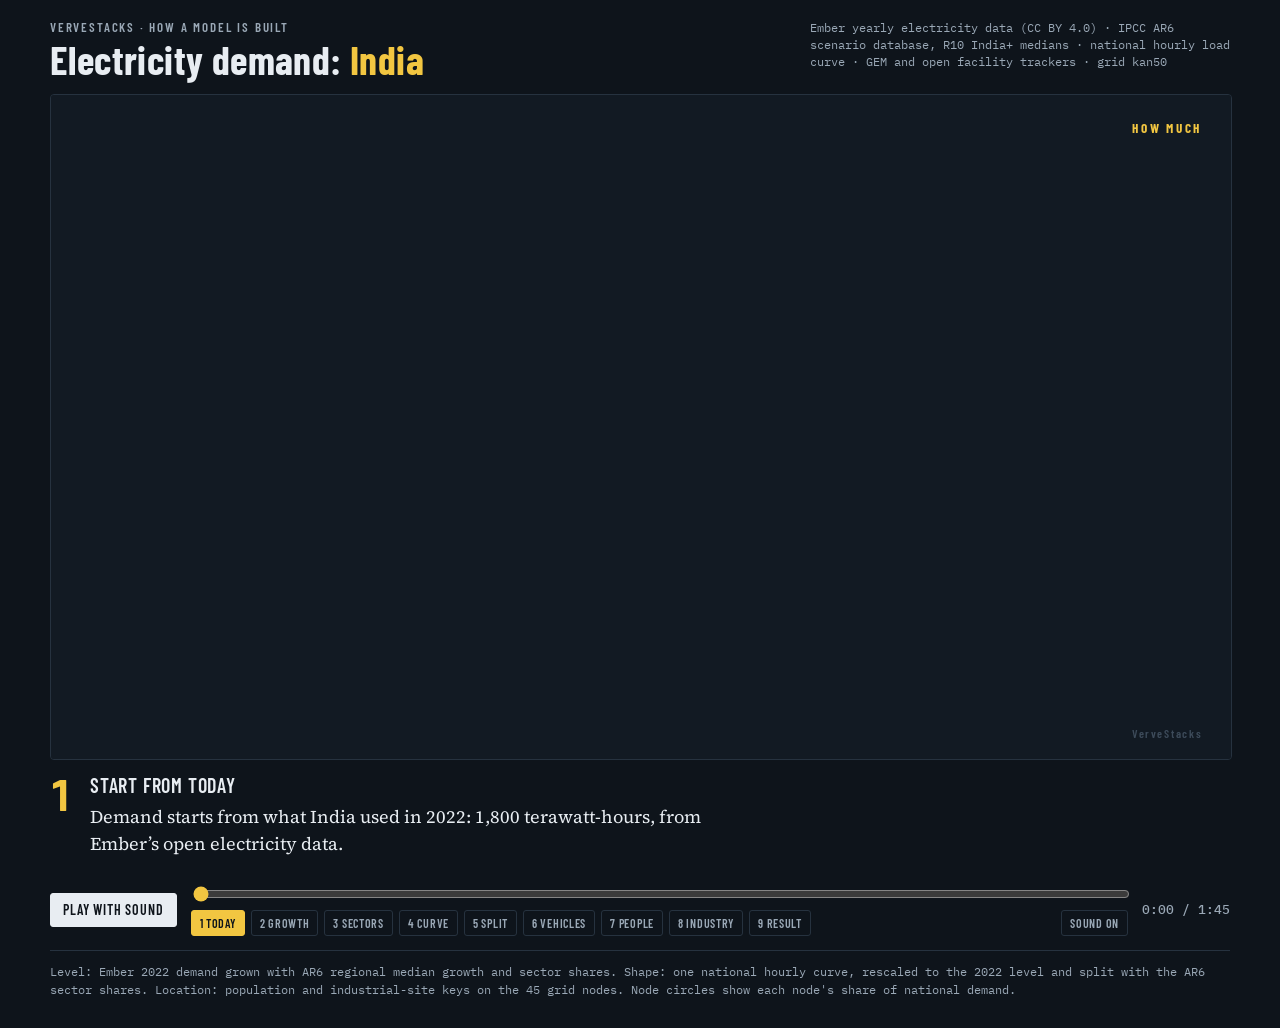
<file: docs/films/v/demand_IND.html>
<!doctype html>
<html lang="en"><head><meta charset="utf-8"><meta name="viewport" content="width=device-width, initial-scale=1, viewport-fit=cover"><style>html{color-scheme:dark}body{margin:0}[hidden]{display:none!important}</style></head><body>
<title>India's Electricity Demand</title>
<link rel="stylesheet" href="../f/fonts.css">
<style>
/* Layout: a 16:9 film stage (map left, data panel right) with subtitle-style narration and transport controls beneath. Single dark look on purpose: it is a film. */
:root{
  --ground:#0e141b;      /* page */
  --stage:#121a23;       /* canvas ground */
  --ink:#e8edf2;         /* primary text */
  --ink-2:#9aa8b6;       /* secondary text */
  --rule:#26323f;        /* hairlines */
  --signal:#f2c641;      /* accent = solar yellow, the hero of the story */
  --capture:#ff6fb5;     /* CCS retrofit marker */
  --f-display:"Barlow Condensed","Arial Narrow",Arial,sans-serif;
  --f-body:"Source Serif 4",Georgia,serif;
  --f-data:"IBM Plex Mono",ui-monospace,Menlo,monospace;
  color-scheme:dark;
}
html,body{background:var(--ground);color:var(--ink)}
body{font-family:var(--f-body)}
.wrap{max-width:1180px;margin:0 auto;padding-inline:16px;padding-block:20px 28px;display:grid;gap:14px}
header{display:flex;flex-wrap:wrap;align-items:baseline;justify-content:space-between;gap:6px 24px}
.eyebrow{font:600 13px/1 var(--f-display);letter-spacing:.14em;text-transform:uppercase;color:var(--ink-2)}
h1{margin:4px 0 0;font:700 clamp(26px,4vw,40px)/1.05 var(--f-display);letter-spacing:.01em;text-wrap:balance}
h1 span{color:var(--signal)}
.src{font:400 12px/1.4 var(--f-data);color:var(--ink-2);max-width:420px}
.stage{position:relative;width:100%;aspect-ratio:16/9;max-width:100%;background:var(--stage);border:1px solid var(--rule);border-radius:4px;overflow:hidden}
canvas{display:block;width:100%;height:100%}
.caption{display:grid;grid-template-columns:auto 1fr;gap:4px 18px;align-items:start;min-height:96px}
.beatno{font:700 44px/0.9 var(--f-display);color:var(--signal);font-variant-numeric:tabular-nums}
.captext{min-width:0}
.beattitle{font:600 20px/1.15 var(--f-display);letter-spacing:.04em;text-transform:uppercase}
.narr{margin:6px 0 0;font:400 18px/1.5 var(--f-body);color:var(--ink);max-width:68ch}
.controls{display:grid;grid-template-columns:auto 1fr auto;gap:10px 14px;align-items:center}
button{font:600 14px/1 var(--f-display);letter-spacing:.06em;text-transform:uppercase;color:var(--ink);background:transparent;border:1px solid var(--rule);border-radius:3px;padding:9px 12px;cursor:pointer}
button:hover{border-color:var(--ink-2)}
button:focus-visible,input:focus-visible{outline:2px solid var(--signal);outline-offset:2px}
#play{min-width:84px;background:var(--ink);color:var(--ground);border-color:var(--ink)}
.track{display:grid;gap:6px;min-width:0}
input[type=range]{width:100%;accent-color:var(--signal)}
.chips{display:flex;flex-wrap:wrap;gap:6px}
.chips button{padding:6px 8px;font-size:12px;color:var(--ink-2)}
.chips button[aria-current="true"]{color:var(--ground);background:var(--signal);border-color:var(--signal)}
.time{font:500 13px/1 var(--f-data);color:var(--ink-2);font-variant-numeric:tabular-nums}
.foot{font:400 12px/1.55 var(--f-data);color:var(--ink-2);border-top:1px solid var(--rule);padding-top:12px}
@media (max-width:640px){
  .controls{grid-template-columns:auto 1fr}
  .time{grid-column:2;justify-self:end}
  .track{grid-column:1/-1;order:3}
  .narr{font-size:16px}
  .beatno{font-size:34px}
}
</style>

<div class="wrap">
  <header>
    <div>
      <div class="eyebrow">VerveStacks · how a model is built</div>
      <h1>Electricity demand: <span>India</span></h1>
    </div>
    <div class="src">Ember yearly electricity data (CC BY 4.0) · IPCC AR6 scenario database, R10 India+ medians · national hourly load curve · GEM and open facility trackers · grid kan50</div>
  </header>

  <div class="stage"><canvas id="cv" aria-label="Animated explainer of how VerveStacks builds electricity demand for India: level, shape and location"></canvas></div>

  <div class="caption" aria-live="polite">
    <div class="beatno" id="beatno">1</div>
    <div class="captext">
      <div class="beattitle" id="beattitle">Start from today</div>
      <p class="narr" id="narr"></p>
    </div>
  </div>

  <div class="controls">
    <button id="play" type="button">Pause</button>
    <div class="track">
      <input id="scrub" type="range" min="0" max="105.85" step="0.05" value="0" aria-label="Timeline">
      <div class="chips" id="chips"></div>
    </div>
    <div class="time" id="time">0:00 / 1:45</div>
  </div>

  <div class="foot">Level: Ember 2022 demand grown with AR6 regional median growth and sector shares. Shape: one national hourly curve, rescaled to the 2022 level and split with the AR6 sector shares. Location: population and industrial-site keys on the 45 grid nodes. Node circles show each node's share of national demand.</div>
</div>

<script>
const D = {"base":1802.9,"gen":1804.6,"ni":-1.7,"hist":[[2015,1310.7],[2016,1393.8],[2017,1460.8],[2018,1567.8],[2019,1597.8],[2020,1563.3],[2021,1678.7],[2022,1802.9]],"paths":{"C1":[{"y":2022,"tot":1802.9,"ind":955.5,"bld":829.3,"tr":36.1,"road":-18.0,"h2":0.0},{"y":2025,"tot":2289.7,"ind":1144.8,"bld":1076.1,"tr":36.1,"road":32.6,"h2":0.0},{"y":2030,"tot":3155.0,"ind":1609.1,"bld":1388.2,"tr":36.1,"road":121.7,"h2":0.0},{"y":2035,"tot":4453.1,"ind":2226.6,"bld":1959.4,"tr":36.1,"road":231.1,"h2":44.5},{"y":2040,"tot":6274.0,"ind":3262.5,"bld":2635.1,"tr":36.1,"road":340.4,"h2":125.5},{"y":2045,"tot":7968.7,"ind":4303.1,"bld":3107.8,"tr":36.1,"road":521.8,"h2":239.1},{"y":2050,"tot":9483.1,"ind":5215.7,"bld":3603.6,"tr":36.1,"road":627.8,"h2":284.5}],"C2":[{"y":2022,"tot":1802.9,"ind":901.4,"bld":829.3,"tr":36.1,"road":36.1,"h2":0.0},{"y":2025,"tot":2325.7,"ind":1139.6,"bld":1093.1,"tr":36.1,"road":57.0,"h2":0.0},{"y":2030,"tot":3082.9,"ind":1449.0,"bld":1387.3,"tr":36.1,"road":210.6,"h2":0.0},{"y":2035,"tot":3930.3,"ind":1886.5,"bld":1729.3,"tr":36.1,"road":278.4,"h2":39.3},{"y":2040,"tot":5354.6,"ind":2570.2,"bld":2409.5,"tr":36.1,"road":338.8,"h2":107.1},{"y":2045,"tot":7013.2,"ind":3366.3,"bld":3015.7,"tr":36.1,"road":595.1,"h2":140.3},{"y":2050,"tot":8581.7,"ind":4205.0,"bld":3518.5,"tr":36.1,"road":822.1,"h2":343.3}],"C3":[{"y":2022,"tot":1802.9,"ind":883.4,"bld":829.3,"tr":36.1,"road":54.1,"h2":0.0},{"y":2025,"tot":2343.7,"ind":1148.4,"bld":1101.6,"tr":36.1,"road":57.7,"h2":0.0},{"y":2030,"tot":2920.7,"ind":1343.5,"bld":1314.3,"tr":36.1,"road":226.8,"h2":0.0},{"y":2035,"tot":3822.1,"ind":1834.6,"bld":1719.9,"tr":36.1,"road":231.5,"h2":38.2},{"y":2040,"tot":4759.6,"ind":2189.4,"bld":2237.0,"tr":36.1,"road":297.1,"h2":95.2},{"y":2045,"tot":6183.9,"ind":2968.3,"bld":2720.9,"tr":36.1,"road":458.7,"h2":123.7},{"y":2050,"tot":7409.8,"ind":3482.6,"bld":3260.3,"tr":36.1,"road":630.8,"h2":222.3}],"C4":[{"y":2022,"tot":1802.9,"ind":847.4,"bld":721.2,"tr":36.1,"road":198.3,"h2":0.0},{"y":2025,"tot":2253.6,"ind":1036.7,"bld":1036.7,"tr":36.1,"road":144.2,"h2":0.0},{"y":2030,"tot":2812.5,"ind":1153.1,"bld":1293.7,"tr":36.1,"road":329.6,"h2":0.0},{"y":2035,"tot":3389.4,"ind":1491.3,"bld":1559.1,"tr":36.1,"road":302.9,"h2":0.0},{"y":2040,"tot":3930.3,"ind":1650.7,"bld":1886.5,"tr":36.1,"road":357.0,"h2":0.0},{"y":2045,"tot":4615.4,"ind":1938.5,"bld":2215.4,"tr":36.1,"road":425.5,"h2":46.2},{"y":2050,"tot":5156.2,"ind":2217.2,"bld":2423.4,"tr":36.1,"road":479.6,"h2":51.6}],"C7":[{"y":2022,"tot":1802.9,"ind":955.5,"bld":811.3,"tr":36.1,"road":-0.0,"h2":18.0},{"y":2025,"tot":2524.0,"ind":1262.0,"bld":1135.8,"tr":36.1,"road":90.1,"h2":0.0},{"y":2030,"tot":3335.3,"ind":1734.4,"bld":1467.5,"tr":36.1,"road":97.4,"h2":33.4},{"y":2035,"tot":4435.1,"ind":2217.5,"bld":1951.4,"tr":36.1,"road":230.0,"h2":44.4},{"y":2040,"tot":5426.7,"ind":2550.5,"bld":2442.0,"tr":36.1,"road":398.1,"h2":108.5},{"y":2045,"tot":6670.7,"ind":3135.2,"bld":3068.5,"tr":36.1,"road":430.9,"h2":133.4},{"y":2050,"tot":7734.4,"ind":3480.5,"bld":3635.1,"tr":36.1,"road":582.7,"h2":232.0}]},"s_ind":0.54,"winter":{"gw":[157.62,176.1,189.18,196.48,199.47,200.83,201.15,201.18,209.38,212.63,203.29,205.71,217.62,218.18,218.49,206.01,185.61,158.33,136.9,133.4,134.03,133.45,135.21,151.86,156.58,173.37,188.41,196.34,200.18,201.46,201.78,202.27,210.3,212.63,209.33,209.64,218.52,218.9,217.99,206.01,185.61,158.33,136.62,132.85,134.21,133.5,135.21,151.86,156.58,173.01,188.06,196.38,199.77,200.26,201.15,200.75,209.52,209.76,204.05,205.31,217.62,216.64,217.99,206.73,186.33,158.33,138.02,133.44,134.03,133.63,135.21,151.86,156.58,173.01,188.06,198.12,199.94,200.53,201.09,200.25,200.88,201.12,201.15,204.22,215.05,216.06,218.4,206.01,185.61,158.33,130.76,128.2,127.37,128.46,129.87,145.23,147.85,164.95,176.48,185.13,189.56,189.63,188.96,188.12,188.73,188.93,191.82,198.53,223.71,224.25,223.22,210.06,197.52,179.76,129.54,127.66,127.37,128.46,129.87,145.23,147.85,164.95,176.16,185.13,188.97,189.63,188.96,188.12,188.73,188.32,191.09,198.35,223.6,225.8,223.13,210.06,197.73,179.76,136.18,133.4,134.03,133.45,135.21,151.89,156.89,174.14,189.18,197.62,200.96,199.86,200.21,199.37,200.88,200.99,201.39,205.09,215.05,216.06,217.68,206.34,185.94,160.24,135.78,133.0,134.03,133.45,135.95,152.59],"ann":[205.81,205.81,205.81,205.81,205.81,205.81,205.81,205.81,205.81,205.81,205.81,205.81,205.81,205.81,205.81,205.81,205.81,205.81,205.81,205.81,205.81,205.81,205.81,205.81,205.81,205.81,205.81,205.81,205.81,205.81,205.81,205.81,205.81,205.81,205.81,205.81,205.81,205.81,205.81,205.81,205.81,205.81,205.81,205.81,205.81,205.81,205.81,205.81,205.81,205.81,205.81,205.81,205.81,205.81,205.81,205.81,205.81,205.81,205.81,205.81,205.81,205.81,205.81,205.81,205.81,205.81,205.81,205.81,205.81,205.81,205.81,205.81,205.81,205.81,205.81,205.81,205.81,205.81,205.81,205.81,205.81,205.81,205.81,205.81,205.81,205.81,205.81,205.81,205.81,205.81,205.81,205.81,205.81,205.81,205.81,205.81,205.81,205.81,205.81,205.81,205.81,205.81,205.81,205.81,205.81,205.81,205.81,205.81,205.81,205.81,205.81,205.81,205.81,205.81,205.81,205.81,205.81,205.81,205.81,205.81,205.81,205.81,205.81,205.81,205.81,205.81,205.81,205.81,205.81,205.81,205.81,205.81,205.81,205.81,205.81,205.81,205.81,205.81,205.81,205.81,205.81,205.81,205.81,205.81,205.81,205.81,205.81,205.81,205.81,205.81,205.81,205.81,205.81,205.81,205.81,205.81,205.81,205.81,205.81,205.81,205.81,205.81,205.81,205.81,205.81,205.81,205.81,205.81],"mon":[180.86,180.86,180.86,180.86,180.86,180.86,180.86,180.86,180.86,180.86,180.86,180.86,180.86,180.86,180.86,180.86,180.86,180.86,180.86,180.86,180.86,180.86,180.86,180.86,180.86,180.86,180.86,180.86,180.86,180.86,180.86,180.86,180.86,180.86,180.86,180.86,180.86,180.86,180.86,180.86,180.86,180.86,180.86,180.86,180.86,180.86,180.86,180.86,180.86,180.86,180.86,180.86,180.86,180.86,180.86,180.86,180.86,180.86,180.86,180.86,180.86,180.86,180.86,180.86,180.86,180.86,180.86,180.86,180.86,180.86,180.86,180.86,180.86,180.86,180.86,180.86,180.86,180.86,180.86,180.86,180.86,180.86,180.86,180.86,180.86,180.86,180.86,180.86,180.86,180.86,180.86,180.86,180.86,180.86,180.86,180.86,180.86,180.86,180.86,180.86,180.86,180.86,180.86,180.86,180.86,180.86,180.86,180.86,180.86,180.86,180.86,180.86,180.86,180.86,180.86,180.86,180.86,180.86,180.86,180.86,180.86,180.86,180.86,180.86,180.86,180.86,180.86,180.86,180.86,180.86,180.86,180.86,180.86,180.86,180.86,180.86,180.86,180.86,180.86,180.86,180.86,180.86,180.86,180.86,180.86,180.86,180.86,180.86,180.86,180.86,180.86,180.86,180.86,180.86,180.86,180.86,180.86,180.86,180.86,180.86,180.86,180.86,180.86,180.86,180.86,180.86,180.86,180.86],"day":[182.59,182.59,182.59,182.59,182.59,182.59,182.59,182.59,182.59,182.59,182.59,182.59,182.59,182.59,182.59,182.59,182.59,182.59,182.59,182.59,182.59,182.59,182.59,182.59,183.0,183.0,183.0,183.0,183.0,183.0,183.0,183.0,183.0,183.0,183.0,183.0,183.0,183.0,183.0,183.0,183.0,183.0,183.0,183.0,183.0,183.0,183.0,183.0,182.27,182.27,182.27,182.27,182.27,182.27,182.27,182.27,182.27,182.27,182.27,182.27,182.27,182.27,182.27,182.27,182.27,182.27,182.27,182.27,182.27,182.27,182.27,182.27,179.76,179.76,179.76,179.76,179.76,179.76,179.76,179.76,179.76,179.76,179.76,179.76,179.76,179.76,179.76,179.76,179.76,179.76,179.76,179.76,179.76,179.76,179.76,179.76,176.89,176.89,176.89,176.89,176.89,176.89,176.89,176.89,176.89,176.89,176.89,176.89,176.89,176.89,176.89,176.89,176.89,176.89,176.89,176.89,176.89,176.89,176.89,176.89,178.35,178.35,178.35,178.35,178.35,178.35,178.35,178.35,178.35,178.35,178.35,178.35,178.35,178.35,178.35,178.35,178.35,178.35,178.35,178.35,178.35,178.35,178.35,178.35,181.36,181.36,181.36,181.36,181.36,181.36,181.36,181.36,181.36,181.36,181.36,181.36,181.36,181.36,181.36,181.36,181.36,181.36,181.36,181.36,181.36,181.36,181.36,181.36],"I":[109.79,110.79,111.5,111.89,112.05,112.13,112.14,112.15,112.59,112.76,112.26,112.39,113.03,113.07,113.08,112.41,111.31,109.83,108.67,108.48,108.52,108.49,108.58,109.48,109.74,110.64,111.46,111.89,112.09,112.16,112.18,112.21,112.64,112.76,112.59,112.6,113.08,113.1,113.05,112.41,111.31,109.83,108.66,108.45,108.53,108.49,108.58,109.48,109.74,110.62,111.44,111.89,112.07,112.1,112.14,112.12,112.6,112.61,112.3,112.37,113.03,112.98,113.05,112.45,111.34,109.83,108.73,108.49,108.52,108.5,108.58,109.48,109.74,110.62,111.44,111.98,112.08,112.11,112.14,112.1,112.13,112.14,112.15,112.31,112.9,112.95,113.08,112.41,111.31,109.83,108.34,108.2,108.16,108.22,108.29,109.12,109.27,110.19,110.81,111.28,111.52,111.52,111.49,111.44,111.47,111.48,111.64,112.0,113.36,113.39,113.34,112.63,111.95,110.99,108.28,108.17,108.16,108.22,108.29,109.12,109.27,110.19,110.8,111.28,111.49,111.52,111.49,111.44,111.47,111.45,111.6,111.99,113.36,113.48,113.33,112.63,111.96,110.99,108.64,108.48,108.52,108.49,108.58,109.48,109.75,110.69,111.5,111.95,112.13,112.08,112.09,112.05,112.13,112.14,112.16,112.36,112.9,112.95,113.04,112.43,111.32,109.94,108.61,108.46,108.52,108.49,108.62,109.52],"B":[47.82,65.31,77.68,84.59,87.41,88.7,89.0,89.03,96.79,99.86,91.03,93.31,104.58,105.12,105.41,93.6,74.31,48.5,28.23,24.92,25.51,24.97,26.63,42.38,46.84,62.73,76.96,84.46,88.09,89.3,89.6,90.07,97.66,99.86,96.74,97.04,105.44,105.8,104.93,93.6,74.31,48.5,27.96,24.39,25.68,25.01,26.63,42.38,46.84,62.39,76.62,84.49,87.7,88.17,89.0,88.62,96.93,97.15,91.75,92.94,104.58,103.66,104.93,94.28,74.99,48.5,29.29,24.95,25.51,25.14,26.63,42.38,46.84,62.39,76.62,86.13,87.86,88.41,88.95,88.15,88.75,88.98,89.01,91.91,102.16,103.11,105.32,93.6,74.31,48.5,22.41,20.0,19.21,20.24,21.57,36.11,38.58,54.76,65.66,73.85,78.04,78.11,77.48,76.68,77.25,77.45,80.18,86.53,110.34,110.86,109.88,97.43,85.57,68.77,21.27,19.48,19.21,20.24,21.57,36.11,38.58,54.76,65.37,73.85,77.49,78.11,77.48,76.68,77.25,76.86,79.49,86.35,110.24,112.32,109.8,97.43,85.77,68.77,27.55,24.92,25.51,24.97,26.63,42.41,47.14,63.45,77.68,85.66,88.82,87.79,88.12,87.32,88.75,88.85,89.23,92.73,102.16,103.11,104.64,93.91,74.62,50.31,27.17,24.54,25.51,24.97,27.33,43.07]},"summer":{"gw":[199.71,203.15,222.62,238.64,240.45,260.42,260.42,260.15,264.37,264.37,264.01,264.01,285.2,286.85,264.57,243.59,223.53,199.23,224.73,217.37,208.95,202.84,189.19,199.99,199.71,208.56,222.43,243.46,247.26,264.64,264.64,264.37,264.37,264.37,264.01,264.01,285.2,285.62,268.42,247.88,229.13,199.63,224.67,217.31,207.71,203.52,191.05,208.3,214.1,213.12,222.84,243.46,248.25,264.64,264.64,264.37,264.37,264.37,264.01,264.01,283.97,282.63,277.74,241.91,221.33,199.23,224.67,217.31,207.65,203.47,208.67,215.07,216.02,215.04,222.32,235.17,236.59,250.16,250.16,249.89,260.15,264.37,264.01,264.01,280.98,282.63,262.62,243.59,223.53,196.2,224.73,217.37,207.71,204.76,206.75,214.38,214.1,213.12,222.84,247.05,250.3,264.64,264.64,264.37,264.37,264.37,264.01,264.01,285.2,286.85,263.77,243.59,225.61,199.63,222.13,216.04,211.12,208.77,216.07,222.5,223.52,225.98,235.39,250.35,251.9,256.22,256.22,255.95,255.84,255.84,254.67,255.5,286.39,287.88,275.75,249.55,218.43,192.33,222.97,216.71,211.0,208.77,216.07,222.5,223.52,227.9,238.26,250.98,252.53,256.22,256.22,255.95,258.48,258.48,254.67,255.5,286.39,287.88,275.54,249.55,218.94,193.89,224.08,216.86,207.06,203.2,206.97,214.72],"ann":[205.81,205.81,205.81,205.81,205.81,205.81,205.81,205.81,205.81,205.81,205.81,205.81,205.81,205.81,205.81,205.81,205.81,205.81,205.81,205.81,205.81,205.81,205.81,205.81,205.81,205.81,205.81,205.81,205.81,205.81,205.81,205.81,205.81,205.81,205.81,205.81,205.81,205.81,205.81,205.81,205.81,205.81,205.81,205.81,205.81,205.81,205.81,205.81,205.81,205.81,205.81,205.81,205.81,205.81,205.81,205.81,205.81,205.81,205.81,205.81,205.81,205.81,205.81,205.81,205.81,205.81,205.81,205.81,205.81,205.81,205.81,205.81,205.81,205.81,205.81,205.81,205.81,205.81,205.81,205.81,205.81,205.81,205.81,205.81,205.81,205.81,205.81,205.81,205.81,205.81,205.81,205.81,205.81,205.81,205.81,205.81,205.81,205.81,205.81,205.81,205.81,205.81,205.81,205.81,205.81,205.81,205.81,205.81,205.81,205.81,205.81,205.81,205.81,205.81,205.81,205.81,205.81,205.81,205.81,205.81,205.81,205.81,205.81,205.81,205.81,205.81,205.81,205.81,205.81,205.81,205.81,205.81,205.81,205.81,205.81,205.81,205.81,205.81,205.81,205.81,205.81,205.81,205.81,205.81,205.81,205.81,205.81,205.81,205.81,205.81,205.81,205.81,205.81,205.81,205.81,205.81,205.81,205.81,205.81,205.81,205.81,205.81,205.81,205.81,205.81,205.81,205.81,205.81],"mon":[240.39,240.39,240.39,240.39,240.39,240.39,240.39,240.39,240.39,240.39,240.39,240.39,240.39,240.39,240.39,240.39,240.39,240.39,240.39,240.39,240.39,240.39,240.39,240.39,240.39,240.39,240.39,240.39,240.39,240.39,240.39,240.39,240.39,240.39,240.39,240.39,240.39,240.39,240.39,240.39,240.39,240.39,240.39,240.39,240.39,240.39,240.39,240.39,240.39,240.39,240.39,240.39,240.39,240.39,240.39,240.39,240.39,240.39,240.39,240.39,240.39,240.39,240.39,240.39,240.39,240.39,240.39,240.39,240.39,240.39,240.39,240.39,240.39,240.39,240.39,240.39,240.39,240.39,240.39,240.39,240.39,240.39,240.39,240.39,240.39,240.39,240.39,240.39,240.39,240.39,240.39,240.39,240.39,240.39,240.39,240.39,240.39,240.39,240.39,240.39,240.39,240.39,240.39,240.39,240.39,240.39,240.39,240.39,240.39,240.39,240.39,240.39,240.39,240.39,240.39,240.39,240.39,240.39,240.39,240.39,240.39,240.39,240.39,240.39,240.39,240.39,240.39,240.39,240.39,240.39,240.39,240.39,240.39,240.39,240.39,240.39,240.39,240.39,240.39,240.39,240.39,240.39,240.39,240.39,240.39,240.39,240.39,240.39,240.39,240.39,240.39,240.39,240.39,240.39,240.39,240.39,240.39,240.39,240.39,240.39,240.39,240.39,240.39,240.39,240.39,240.39,240.39,240.39],"day":[237.02,237.02,237.02,237.02,237.02,237.02,237.02,237.02,237.02,237.02,237.02,237.02,237.02,237.02,237.02,237.02,237.02,237.02,237.02,237.02,237.02,237.02,237.02,237.02,239.18,239.18,239.18,239.18,239.18,239.18,239.18,239.18,239.18,239.18,239.18,239.18,239.18,239.18,239.18,239.18,239.18,239.18,239.18,239.18,239.18,239.18,239.18,239.18,240.66,240.66,240.66,240.66,240.66,240.66,240.66,240.66,240.66,240.66,240.66,240.66,240.66,240.66,240.66,240.66,240.66,240.66,240.66,240.66,240.66,240.66,240.66,240.66,237.21,237.21,237.21,237.21,237.21,237.21,237.21,237.21,237.21,237.21,237.21,237.21,237.21,237.21,237.21,237.21,237.21,237.21,237.21,237.21,237.21,237.21,237.21,237.21,241.63,241.63,241.63,241.63,241.63,241.63,241.63,241.63,241.63,241.63,241.63,241.63,241.63,241.63,241.63,241.63,241.63,241.63,241.63,241.63,241.63,241.63,241.63,241.63,241.07,241.07,241.07,241.07,241.07,241.07,241.07,241.07,241.07,241.07,241.07,241.07,241.07,241.07,241.07,241.07,241.07,241.07,241.07,241.07,241.07,241.07,241.07,241.07,240.57,240.57,240.57,240.57,240.57,240.57,240.57,240.57,240.57,240.57,240.57,240.57,240.57,240.57,240.57,240.57,240.57,240.57,240.57,240.57,240.57,240.57,240.57,240.57],"I":[109.17,109.36,110.41,111.28,111.37,112.45,112.45,112.44,112.67,112.67,112.65,112.65,113.79,113.88,112.68,111.54,110.46,109.15,110.52,110.13,109.67,109.34,108.6,109.19,109.17,109.65,110.4,111.54,111.74,112.68,112.68,112.67,112.67,112.67,112.65,112.65,113.79,113.81,112.88,111.78,110.76,109.17,110.52,110.12,109.61,109.38,108.7,109.64,109.95,109.9,110.42,111.54,111.8,112.68,112.68,112.67,112.67,112.67,112.65,112.65,113.72,113.65,113.39,111.45,110.34,109.15,110.52,110.12,109.6,109.38,109.66,110.0,110.05,110.0,110.39,111.09,111.17,111.9,111.9,111.88,112.44,112.67,112.65,112.65,113.56,113.65,112.57,111.54,110.46,108.98,110.52,110.13,109.61,109.45,109.55,109.97,109.95,109.9,110.42,111.73,111.91,112.68,112.68,112.67,112.67,112.67,112.65,112.65,113.79,113.88,112.63,111.54,110.57,109.17,110.38,110.06,109.79,109.66,110.06,110.4,110.46,110.59,111.1,111.91,111.99,112.23,112.23,112.21,112.21,112.21,112.14,112.19,113.86,113.94,113.28,111.87,110.18,108.77,110.43,110.09,109.78,109.66,110.06,110.4,110.46,110.7,111.26,111.94,112.03,112.23,112.23,112.21,112.35,112.35,112.14,112.19,113.86,113.94,113.27,111.87,110.21,108.86,110.49,110.1,109.57,109.36,109.57,109.98],"B":[90.54,93.79,112.21,127.37,129.08,147.97,147.97,147.72,151.71,151.71,151.36,151.36,171.4,172.97,151.89,132.05,113.07,90.08,114.21,107.25,99.28,93.5,80.59,90.8,90.54,98.91,112.03,131.92,135.52,151.96,151.96,151.71,151.71,151.71,151.36,151.36,171.4,171.81,155.53,136.1,118.37,90.46,114.15,107.19,98.11,94.14,82.34,98.67,104.15,103.22,112.42,131.92,136.46,151.96,151.96,151.71,151.71,151.71,151.36,151.36,170.25,168.97,164.36,130.45,110.99,90.08,114.15,107.19,98.05,94.1,99.01,105.06,105.96,105.04,111.92,124.09,125.42,138.26,138.26,138.0,147.72,151.71,151.36,151.36,167.41,168.97,150.05,132.05,113.07,87.22,114.21,107.25,98.11,95.31,97.2,104.42,104.15,103.22,112.42,135.32,138.4,151.96,151.96,151.71,151.71,151.71,151.36,151.36,171.4,172.97,151.14,132.05,115.04,90.46,111.74,105.99,101.33,99.11,106.01,112.09,113.06,115.39,124.29,138.44,139.91,143.99,143.99,143.74,143.63,143.63,142.52,143.31,172.54,173.94,162.47,137.68,108.24,83.56,112.54,106.62,101.22,99.11,106.01,112.09,113.06,117.21,127.0,139.04,140.5,143.99,143.99,143.74,146.13,146.13,142.52,143.31,172.54,173.94,162.27,137.68,108.73,85.03,113.59,106.77,97.49,93.84,97.4,104.73]},"weeks":[[14,"A winter week"],[132,"A summer week"]],"sc":{"ys_max":250.0,"ys_min":170.0,"wk_max":300.0,"wk_ticks":[0.0,100.0,200.0,300.0],"I_rng":[107,115],"B_rng":[18,174],"ymax":10000.0,"yticks":[0.0,2500.0,5000.0,7500.0,10000.0]},"daily":{"gw":[181.27,181.18,181.8,180.82,177.74,179.56,182.38,183.16,182.67,182.14,180.69,177.09,178.58,182.14,182.59,183.0,182.27,179.76,176.89,178.35,181.36,181.69,181.9,182.05,180.73,177.37,178.82,181.98,182.67,182.57,181.51,180.78,179.62,180.6,181.34,180.44,180.89,181.24,180.48,179.15,179.38,182.71,184.56,185.03,185.7,184.38,179.06,178.36,180.54,181.42,184.26,184.86,185.19,180.22,181.21,185.78,185.88,186.45,189.46,192.05,199.41,200.08,193.71,194.7,196.16,198.39,198.4,204.22,203.22,197.49,196.85,196.92,195.0,197.83,203.73,202.33,196.81,198.85,200.86,202.0,200.65,206.76,205.74,201.56,199.54,198.77,200.26,196.84,205.08,210.53,220.08,218.73,218.16,219.84,219.49,222.29,223.13,226.7,231.21,231.41,227.7,232.12,232.91,227.64,224.62,225.69,226.79,223.4,225.32,225.92,221.94,216.63,226.07,233.56,238.07,239.02,235.75,236.27,240.67,241.41,241.19,239.01,239.4,240.26,239.49,239.92,240.49,241.56,241.62,242.56,240.1,233.42,237.02,239.18,240.66,237.21,241.63,241.07,240.57,243.41,242.55,243.37,242.2,244.18,241.93,240.81,242.76,240.95,239.59,236.72,237.3,237.06,236.62,239.11,241.67,242.76,240.08,234.36,236.0,235.47,235.9,230.13,233.57,230.48,231.62,234.16,231.6,228.28,228.11,231.42,234.3,239.66,236.16,235.91,233.55,228.74,230.33,230.77,231.44,234.9,232.81,232.01,232.02,228.78,231.54,231.48,231.42,231.1,227.28,229.51,229.08,227.94,227.71,231.46,231.07,229.06,227.79,227.38,228.97,228.58,229.29,229.94,226.79,227.94,227.8,224.38,226.91,230.74,230.5,226.99,226.94,213.59,207.87,209.81,218.7,217.56,207.77,205.94,207.85,206.91,208.79,216.1,215.04,207.76,207.97,208.86,207.13,207.52,215.7,213.96,206.31,206.24,206.99,208.38,212.16,218.84,217.48,212.09,208.24,206.84,208.4,209.84,217.7,205.34,201.45,203.12,204.02,203.29,203.77,205.13,203.89,201.29,200.73,202.57,204.75,207.1,205.38,204.15,200.3,201.04,200.93,200.96,200.84,204.56,204.54,202.68,203.38,200.12,199.64,201.07,203.6,202.08,196.67,194.79,195.6,194.09,193.02,200.89,200.15,195.48,195.81,194.16,196.04,193.07,200.2,199.99,195.03,193.78,194.13,198.25,199.15,202.1,200.66,193.56,192.17,192.42,192.78,192.7,200.0,199.01,192.15,192.45,193.1,192.65,190.47,184.16,183.76,188.59,186.3,186.49,186.12,186.23,182.58,181.63,183.79,182.77,182.71,182.57,183.87,180.88,180.49,184.52,184.24,183.07,182.66,184.33,181.16,181.34,185.49,185.93,185.55,185.0,185.94,181.14,180.74,185.05,185.02,184.69,184.25,182.57,178.0,178.85,183.32,183.26,183.41,183.11,181.21,177.15,178.3,182.2,181.69,181.91,181.43,179.61,176.52,177.99,181.54,181.0,180.74,181.01,179.2,176.76,177.99,180.54,180.51],"mon":[180.86,180.86,180.86,180.86,180.86,180.86,180.86,180.86,180.86,180.86,180.86,180.86,180.86,180.86,180.86,180.86,180.86,180.86,180.86,180.86,180.86,180.86,180.86,180.86,180.86,180.86,180.86,180.86,180.86,180.86,180.86,182.46,182.46,182.46,182.46,182.46,182.46,182.46,182.46,182.46,182.46,182.46,182.46,182.46,182.46,182.46,182.46,182.46,182.46,182.46,182.46,182.46,182.46,182.46,182.46,182.46,182.46,182.46,182.46,199.83,199.83,199.83,199.83,199.83,199.83,199.83,199.83,199.83,199.83,199.83,199.83,199.83,199.83,199.83,199.83,199.83,199.83,199.83,199.83,199.83,199.83,199.83,199.83,199.83,199.83,199.83,199.83,199.83,199.83,199.83,227.75,227.75,227.75,227.75,227.75,227.75,227.75,227.75,227.75,227.75,227.75,227.75,227.75,227.75,227.75,227.75,227.75,227.75,227.75,227.75,227.75,227.75,227.75,227.75,227.75,227.75,227.75,227.75,227.75,227.75,240.39,240.39,240.39,240.39,240.39,240.39,240.39,240.39,240.39,240.39,240.39,240.39,240.39,240.39,240.39,240.39,240.39,240.39,240.39,240.39,240.39,240.39,240.39,240.39,240.39,240.39,240.39,240.39,240.39,240.39,240.39,234.23,234.23,234.23,234.23,234.23,234.23,234.23,234.23,234.23,234.23,234.23,234.23,234.23,234.23,234.23,234.23,234.23,234.23,234.23,234.23,234.23,234.23,234.23,234.23,234.23,234.23,234.23,234.23,234.23,234.23,228.58,228.58,228.58,228.58,228.58,228.58,228.58,228.58,228.58,228.58,228.58,228.58,228.58,228.58,228.58,228.58,228.58,228.58,228.58,228.58,228.58,228.58,228.58,228.58,228.58,228.58,228.58,228.58,228.58,228.58,228.58,210.67,210.67,210.67,210.67,210.67,210.67,210.67,210.67,210.67,210.67,210.67,210.67,210.67,210.67,210.67,210.67,210.67,210.67,210.67,210.67,210.67,210.67,210.67,210.67,210.67,210.67,210.67,210.67,210.67,210.67,210.67,202.61,202.61,202.61,202.61,202.61,202.61,202.61,202.61,202.61,202.61,202.61,202.61,202.61,202.61,202.61,202.61,202.61,202.61,202.61,202.61,202.61,202.61,202.61,202.61,202.61,202.61,202.61,202.61,202.61,202.61,195.79,195.79,195.79,195.79,195.79,195.79,195.79,195.79,195.79,195.79,195.79,195.79,195.79,195.79,195.79,195.79,195.79,195.79,195.79,195.79,195.79,195.79,195.79,195.79,195.79,195.79,195.79,195.79,195.79,195.79,195.79,184.13,184.13,184.13,184.13,184.13,184.13,184.13,184.13,184.13,184.13,184.13,184.13,184.13,184.13,184.13,184.13,184.13,184.13,184.13,184.13,184.13,184.13,184.13,184.13,184.13,184.13,184.13,184.13,184.13,184.13,180.95,180.95,180.95,180.95,180.95,180.95,180.95,180.95,180.95,180.95,180.95,180.95,180.95,180.95,180.95,180.95,180.95,180.95,180.95,180.95,180.95,180.95,180.95,180.95,180.95,180.95,180.95,180.95,180.95,180.95,180.95],"I":[111.07,111.07,111.1,111.05,110.88,110.98,111.13,111.17,111.15,111.12,111.04,110.85,110.93,111.12,111.14,111.16,111.12,110.99,110.83,110.91,111.08,111.09,111.1,111.11,111.04,110.86,110.94,111.11,111.15,111.14,111.08,110.97,110.9,110.96,111.0,110.95,110.97,110.99,110.95,110.88,110.89,111.07,111.17,111.2,111.23,111.16,110.87,110.84,110.95,111.0,111.15,111.19,111.2,110.94,110.99,111.24,111.24,111.27,111.44,110.73,111.13,111.16,110.82,110.87,110.95,111.07,111.07,111.39,111.33,111.03,110.99,110.99,110.89,111.04,111.36,111.29,110.99,111.1,111.21,111.27,111.2,111.53,111.47,111.25,111.14,111.09,111.17,110.99,111.43,111.73,110.89,110.82,110.78,110.88,110.86,111.01,111.05,111.25,111.49,111.5,111.3,111.54,111.58,111.3,111.13,111.19,111.25,111.07,111.17,111.2,110.99,110.7,111.21,111.62,111.86,111.91,111.73,111.76,112.0,112.04,111.41,111.3,111.32,111.36,111.32,111.35,111.38,111.43,111.44,111.49,111.35,110.99,111.19,111.31,111.39,111.2,111.44,111.41,111.38,111.53,111.49,111.53,111.47,111.58,111.45,111.39,111.5,111.4,111.33,111.17,111.2,111.49,111.47,111.6,111.74,111.8,111.65,111.34,111.43,111.4,111.43,111.12,111.3,111.13,111.2,111.33,111.19,111.02,111.01,111.19,111.34,111.63,111.44,111.43,111.3,111.04,111.13,111.15,111.19,111.37,111.26,111.49,111.49,111.32,111.47,111.46,111.46,111.44,111.24,111.36,111.33,111.27,111.26,111.46,111.44,111.33,111.26,111.24,111.33,111.31,111.35,111.38,111.21,111.27,111.26,111.08,111.22,111.42,111.41,111.22,111.22,110.5,111.06,111.16,111.64,111.58,111.05,110.95,111.06,111.01,111.11,111.5,111.45,111.05,111.06,111.11,111.02,111.04,111.48,111.39,110.97,110.97,111.01,111.09,111.29,111.65,111.58,111.29,111.08,111.0,111.09,111.17,111.59,111.31,111.1,111.19,111.24,111.2,111.23,111.3,111.24,111.1,111.06,111.16,111.28,111.41,111.32,111.25,111.04,111.08,111.08,111.08,111.07,111.27,111.27,111.17,111.21,111.03,111.01,111.08,111.22,111.14,110.85,111.08,111.12,111.04,110.98,111.41,111.37,111.11,111.13,111.04,111.14,110.98,111.37,111.36,111.09,111.02,111.04,111.26,111.31,111.47,111.39,111.01,110.93,110.95,110.97,110.96,111.36,111.3,110.93,110.95,110.98,110.96,111.41,111.07,111.05,111.31,111.18,111.19,111.17,111.18,110.98,110.93,111.05,110.99,110.99,110.98,111.05,110.89,110.87,111.09,111.07,111.01,110.99,111.08,110.91,110.92,111.14,111.16,111.14,111.11,111.16,110.91,111.04,111.27,111.27,111.25,111.23,111.14,110.89,110.94,111.18,111.17,111.18,111.17,111.06,110.84,110.91,111.12,111.09,111.1,111.08,110.98,110.81,110.89,111.08,111.05,111.04,111.05,110.95,110.82,110.89,111.03,111.03]},"peak":287.9,"minl":125.8,"ann":205.8,"ev":[0.0079,0.0054,0.006,0.0053,0.0077,0.0211,0.0617,0.0696,0.0532,0.0528,0.0514,0.0513,0.052,0.0543,0.0549,0.0629,0.0811,0.0811,0.0629,0.0569,0.0399,0.029,0.0206,0.0109],"buses":[[77.721,29.134,"Meerut",0.0889,0.0727,"way/105373531-765"],[78.227,26.113,"Gwalior",0.012,0.0094,"way/131484738-765"],[78.256,24.217,"Lalitpur",0.0059,0.0051,"way/193216698-765"],[80.713,24.574,"Satna",0.0042,0.0043,"way/195459361-765"],[78.493,20.669,"Wardha",0.0088,0.0097,"way/201845280-765"],[84.948,24.625,"Gaya",0.0065,0.0052,"way/209806624-765"],[75.904,22.908,"Indore",0.0155,0.0122,"way/209826798-765"],[78.799,14.383,"Kadapa",0.0077,0.0063,"way/245128370-765"],[76.051,17.608,"Solapur",0.0107,0.0084,"way/293597835-765"],[81.351,21.372,"Raipur",0.0112,0.0186,"way/311933111-765"],[78.178,15.673,"Kurnool",0.0077,0.0066,"way/315823978-765"],[75.488,19.769,"Aurangabad",0.0087,0.0068,"way/316463122-765"],[79.767,23.137,"Jabalpur",0.0089,0.0071,"way/319423421-765"],[85.152,20.736,"Angul",0.006,0.0236,"way/323266562-765"],[73.377,22.317,"Vadodara",0.0161,0.0341,"way/331275940-765"],[82.762,22.272,"Korba",0.0094,0.017,"way/353914865-765"],[83.981,22.092,"Jharsuguda",0.0061,0.0421,"way/354062412-765"],[77.447,23.402,"Bhopal",0.0107,0.0084,"way/360424761-765"],[75.665,26.651,"Jaipur",0.0137,0.0113,"way/369866141-765"],[75.146,30.784,"Ludhiana",0.0287,0.0239,"way/372701897-765"],[77.286,16.201,"Raichur",0.0085,0.0229,"way/386018740-765"],[78.031,12.133,"Salem",0.0186,0.0158,"way/386153973-765"],[82.055,17.092,"Kakinada",0.0138,0.0174,"way/409158116-765"],[77.698,28.196,"Delhi",0.1039,0.0826,"way/420797421-765"],[74.22,16.632,"Kolhapur",0.0128,0.0105,"way/429459345-765"],[73.212,19.408,"Mumbai",0.1386,0.1203,"way/473902678-765"],[82.576,23.949,"Singrauli",0.0019,0.0051,"way/477691456-765"],[74.457,26.29,"Ajmer",0.0054,0.0044,"way/631917408-765"],[74.218,24.611,"Chittorgarh",0.0076,0.0064,"way/655683221-765"],[69.593,23.452,"Bhuj",0.0025,0.005,"way/688672711-765"],[87.38,22.691,"Kharagpur",0.0093,0.0127,"way/759521252-765"],[78.933,27.22,"Mainpuri",0.0133,0.0117,"way/781425567-765"],[88.54,23.018,"Kolkata",0.116,0.0912,"way/793144832-765"],[78.864,20.403,"Warora",0.0079,0.0103,"way/840600239-765"],[79.947,16.215,"Guntur",0.0225,0.018,"way/923365745-765"],[80.321,13.246,"Chennai",0.0612,0.0489,"way/1074489047-765"],[69.157,23.363,"Kutch",0.0004,0.0005,"way/1078426593-765"],[72.482,27.512,"Phalodi",0.0028,0.0032,"way/1143180503-765"],[78.002,9.449,"Madurai",0.0335,0.0277,"way/1206014676-765"],[75.139,32.762,"Jammu",0.0072,0.0056,"IN10-765"],[84.997,20.789,"Talcher",0.0021,0.0179,"IN612-765"],[78.486,30.254,"Rishikesh",0.0068,0.0054,"IN42-765"],[92.769,26.874,"Tezpur",0.0023,0.0031,"way/203673991-400"],[90.372,26.459,"Bongaigaon",0.0029,0.0023,"way/239498664-400"],[92.721,24.827,"Silchar",0.0041,0.0033,"way/374367235-400"],[85.509,25.163,"Patna",0.0379,0.0303,"way/96821783-400"],[83.708,25.128,"Sasaram",0.0162,0.0145,"way/97392607-400"],[86.87,23.822,"Asansol",0.0123,0.0229,"way/118228036-400"],[85.763,23.724,"Bokaro",0.0124,0.0247,"way/149822703-400"],[87.265,25.232,"Bhagalpur",0.0278,0.0225,"way/205942950-400"]],"lines":[["IN10-765","way/372701897-765",765],["way/105373531-765","IN42-765",765],["IN612-765","way/323266562-765",765],["way/354062412-765","IN612-765",765],["way/105373531-765","way/195459361-765",765],["way/105373531-765","way/369866141-765",765],["way/372701897-765","way/105373531-765",765],["way/105373531-765","way/420797421-765",765],["way/105373531-765","way/781425567-765",765],["way/245128370-765","way/1074489047-765",765],["way/315823978-765","way/1074489047-765",765],["way/1074489047-765","way/386153973-765",765],["way/688672711-765","way/1078426593-765",765],["way/369866141-765","way/1143180503-765",765],["way/1143180503-765","way/372701897-765",765],["way/1143180503-765","way/631917408-765",765],["way/118228036-400","way/205942950-400",400],["way/118228036-400","way/209806624-765",400],["way/1206014676-765","way/386153973-765",765],["way/131484738-765","way/193216698-765",765],["way/131484738-765","way/195459361-765",765],["way/319423421-765","way/131484738-765",765],["way/369866141-765","way/131484738-765",765],["way/420797421-765","way/131484738-765",765],["way/131484738-765","way/781425567-765",765],["way/353914865-765","way/149822703-400",765],["way/759521252-765","way/149822703-400",765],["way/96821783-400","way/149822703-400",400],["way/193216698-765","way/195459361-765",765],["way/209826798-765","way/193216698-765",765],["way/193216698-765","way/319423421-765",765],["way/195459361-765","way/477691456-765",765],["way/195459361-765","way/781425567-765",765],["way/195459361-765","way/97392607-400",765],["way/201845280-765","way/311933111-765",765],["way/316463122-765","way/201845280-765",765],["way/201845280-765","way/319423421-765",765],["way/840600239-765","way/201845280-765",765],["way/203673991-400","way/239498664-400",400],["way/374367235-400","way/203673991-400",400],["way/205942950-400","way/239498664-400",400],["way/96821783-400","way/205942950-400",400],["way/96821783-400","way/209806624-765",400],["way/97392607-400","way/209806624-765",765],["way/316463122-765","way/209826798-765",765],["way/209826798-765","way/331275940-765",765],["way/209826798-765","way/360424761-765",765],["way/245128370-765","way/315823978-765",765],["way/245128370-765","way/923365745-765",765],["way/316463122-765","way/293597835-765",765],["way/293597835-765","way/386018740-765",765],["way/386153973-765","way/293597835-765",765],["way/429459345-765","way/293597835-765",765],["way/293597835-765","way/473902678-765",765],["way/840600239-765","way/293597835-765",765],["way/311933111-765","way/353914865-765",765],["way/354062412-765","way/311933111-765",765],["way/311933111-765","way/840600239-765",765],["way/386018740-765","way/315823978-765",765],["way/315823978-765","way/840600239-765",765],["way/923365745-765","way/315823978-765",765],["way/331275940-765","way/316463122-765",765],["way/473902678-765","way/316463122-765",765],["way/319423421-765","way/353914865-765",765],["way/360424761-765","way/319423421-765",765],["way/477691456-765","way/319423421-765",765],["way/840600239-765","way/319423421-765",765],["way/354062412-765","way/323266562-765",765],["way/323266562-765","way/409158116-765",765],["way/688672711-765","way/331275940-765",765],["way/354062412-765","way/353914865-765",765],["way/369866141-765","way/420797421-765",765],["way/631917408-765","way/369866141-765",765],["way/923365745-765","way/409158116-765",765],["way/420797421-765","way/781425567-765",765],["way/477691456-765","way/781425567-765",765],["way/97392607-400","way/477691456-765",765],["way/655683221-765","way/631917408-765",765],["way/688672711-765","way/655683221-765",765],["way/759521252-765","way/793144832-765",765],["way/781425567-765","way/97392607-400",765],["way/840600239-765","way/923365745-765",765],["way/97392607-400","way/96821783-400",400]],"cities":[[77.23,28.61,32226000],[72.88,19.08,24973000],[88.37,22.57,21747000],[77.59,12.98,15386000],[80.28,13.08,12395000],[78.47,17.36,10494000],[73.86,18.52,8231000],[72.57,23.02,8009000],[72.84,21.2,6538000],[81.85,25.44,5954391],[86.25,26.4,4487379],[76.97,11.01,3458045],[80.95,26.85,3382000],[76.21,10.52,3243170],[75.8,26.9,3073350],[76.65,10.78,2952254],[75.36,11.87,2615266],[72.97,19.2,2537000],[82.57,25.15,2496970],[79.08,21.15,2405665],[77.42,28.67,2375820],[86.61,26.13,2229076],[73.2,22.3,2065771],[70.78,22.3,2043000],[83.3,17.7,2035922],[75.85,22.72,1994397],[116.38,39.41,1895686],[72.97,19.2,1886941],[77.41,23.26,1798218],[78.02,27.18,1760285],[77.98,8.9,1750176],[73.8,18.62,1729320],[85.14,25.59,1684222],[82.15,22.09,1625502],[75.85,30.91,1618879],[78.12,9.93,1561129],[86.18,22.79,1558000],[73.79,20.0,1486053],[80.63,16.52,1476931],[77.31,28.42,1404653],[76.98,28.61,1365152],[77.71,28.98,1305429],[79.93,23.17,1267564],[73.13,19.24,1246381],[72.8,19.47,1221233],[76.97,29.39,1202811],[83.01,25.32,1198491],[76.87,9.28,1197412],[74.79,34.09,1180570],[75.32,19.88,1175116],[86.43,23.8,1162472],[74.86,31.64,1132383],[78.08,27.88,1131160],[91.75,26.17,1116267],[88.33,22.58,1077075],[85.33,23.36,1073440],[78.18,26.21,1069276],[76.78,30.75,1055450],[73.02,26.28,1033918],[81.63,21.24,1010087],[75.83,25.18,1001694],[79.43,28.37,1000000],[76.96,11.0,959823],[75.92,17.68,951558],[75.14,15.35,943788],[76.65,12.31,920550],[78.7,10.79,916857],[78.78,28.83,889810],[77.34,11.11,877778],[77.03,28.46,876824],[75.58,31.33,873725],[85.84,20.27,837737],[77.1,28.85,809913],[72.85,19.29,809378],[79.13,18.44,797447],[76.38,30.34,763280],[79.32,28.72,753815],[76.94,8.52,743691],[87.32,23.55,726000],[73.06,19.3,709665],[74.63,25.35,709483],[77.55,29.96,705478],[79.59,17.97,704570],[88.43,26.71,701489],[78.15,11.65,693236],[76.27,9.93,677381],[83.4,26.76,673446],[80.44,16.3,670073],[92.61,24.83,659260],[79.52,29.22,656000],[74.77,20.9,655603],[72.15,21.76,643382],[77.32,28.57,637272],[88.42,22.58,634107],[81.38,21.21,624700],[74.84,12.87,623841],[84.87,25.56,617427],[78.28,28.72,611533],[85.79,20.52,606007],[83.92,26.3,604483],[84.88,22.25,600000],[77.1,13.34,599078],[78.03,30.34,578420],[76.52,9.59,571856],[86.99,23.68,563917],[86.15,23.67,563417],[74.23,16.69,561489],[81.79,21.16,560000],[74.64,26.45,551101],[77.3,19.15,550439],[77.76,20.93,549370],[79.99,14.44,547621],[91.79,26.14,534872],[76.83,17.33,533587],[73.31,28.02,529007],[91.29,23.83,522613],[79.3,19.95,518000],[77.28,28.75,516082],[75.79,23.17,515215],[78.57,25.45,507000],[73.15,19.22,506098],[74.87,32.73,502197],[78.14,8.81,500000],[87.48,25.78,496830],[74.5,15.85,488157],[79.13,12.92,484690],[74.55,20.55,481228],[70.07,22.47,479920],[73.12,21.12,475963],[85.01,24.75,474093],[80.15,13.11,466205],[75.57,21.0,460468],[79.35,24.55,459943],[78.05,15.83,457633],[73.68,24.58,451100],[72.92,20.37,450000],[77.67,27.49,441894],[74.58,16.85,436639],[75.92,14.47,435125],[75.78,11.26,431560],[84.92,26.65,426158],[77.0,20.7,425817],[84.5,26.8,414453],[76.76,16.52,412291],[77.76,8.71,411298],[76.92,15.1,410445],[87.0,25.25,410210],[76.65,9.3,409271],[77.13,28.6,405633],[88.4,22.61,403316],[78.2,24.18,402678],[77.02,28.99,402000],[76.61,8.89,397419],[76.62,9.0,397419],[76.62,9.0,397419],[78.08,10.96,394719],[75.89,19.84,393000],[84.15,25.76,386745],[88.41,22.87,386019],[74.38,18.83,385414],[82.25,16.97,384182],[88.37,22.69,377347],[76.58,28.89,374292],[75.88,30.52,374000],[82.7,22.35,365253],[82.68,22.35,365253],[75.15,27.62,359293],[84.03,24.95,358283],[76.99,29.69,357334],[84.79,19.32,355823],[74.73,19.08,350859],[79.91,27.88,346103],[80.11,13.11,345996],[74.51,15.64,345839],[78.82,14.47,344893],[80.1,13.11,344701],[81.78,16.98,341831],[76.64,27.55,341422],[83.97,21.47,335761],[85.39,26.12,333200],[88.37,22.67,330211],[83.27,27.03,329104],[75.71,16.83,327427],[73.3,16.99,327120],[81.92,19.18,325463],[79.0,28.8,325248],[75.57,13.93,322650],[78.95,29.22,321623],[70.46,21.52,320250],[77.78,28.73,317004],[76.21,10.53,315957],[76.21,10.53,315596],[87.87,23.23,314265],[73.11,18.99,311434],[78.09,18.67,311152],[76.78,19.27,307170],[75.7,29.15,307024],[74.95,27.98,305638],[74.95,27.98,305638],[78.77,10.07,303291],[75.03,27.82,302956],[79.78,11.93,300104],[88.14,25.01,300088],[85.4,22.12,300000],[85.52,25.2,297268],[85.9,26.17,296039],[73.0,23.84,295971],[77.7,28.45,294858],[92.72,23.73,293416],[88.34,22.65,293373],[86.23,25.25,290998],[77.43,8.18,289916],[76.06,22.96,289550],[85.18,25.7,288102],[88.39,22.9,288090],[88.39,22.9,288090],[74.47,16.7,287570],[79.42,13.65,287482],[74.95,30.23,285813],[80.83,24.6,283004],[83.56,25.94,278745],[88.48,22.72,278435],[79.58,27.39,275754],[78.71,23.83,274556],[83.89,26.74,274403],[75.04,23.33,273892],[74.28,34.4,269311],[81.28,21.19,268806],[77.6,14.68,267161],[93.94,24.81,264986],[84.66,25.55,261430],[77.8,9.45,260047],[79.03,26.77,256838],[78.54,17.45,255899],[82.55,17.35,254425],[73.19,19.21,253475],[70.63,23.57,253137],[85.78,25.86,253136],[74.83,16.17,253000],[77.48,27.22,252342],[86.13,25.42,252008],[76.69,8.91,251384],[77.21,28.61,249998],[80.3,13.16,249446],[84.32,27.17,249102],[70.13,23.08,248705],[74.02,24.08,248337],[79.82,11.92,244377],[80.33,26.45,243800],[79.47,18.76,242979],[75.33,17.68,242515],[85.02,25.35,241216],[76.33,9.49,240991],[87.58,25.53,240565],[72.78,25.37,239642],[73.88,29.92,237780],[95.17,27.23,236571],[81.3,24.54,236519],[88.11,22.47,235345],[77.85,28.41,235310],[77.37,16.2,234073],[82.6,25.15,233691],[75.37,11.87,232486],[81.13,16.17,232000],[73.33,25.77,229956],[73.56,21.17,229782],[79.51,18.75,229644],[77.83,12.74,229528],[78.16,29.95,228832],[83.41,18.12,228720],[75.18,19.17,228279],[77.71,8.7,227895],[79.97,28.92,227226],[72.8,22.47,227031],[78.8,10.38,225500],[72.86,22.69,225132],[79.14,10.79,222943],[79.5,28.92,221965],[80.4,23.48,221875],[87.64,25.8,221229],[78.55,28.58,220813],[82.67,24.2,220257],[88.42,22.89,217900],[86.14,26.59,217820],[77.29,30.13,216628],[80.15,12.97,215417],[75.62,21.82,215000],[78.5,17.44,213698],[86.47,25.38,213101],[84.73,25.78,212955],[75.7,13.85,212073],[76.8,30.74,211355],[76.23,21.31,210891],[78.57,17.49,209882],[92.68,26.35,209000],[76.78,30.38,207934],[87.32,22.33,207604],[78.28,12.96,207350],[77.95,10.35,207327],[72.22,24.75,206831],[77.17,31.1,206575],[76.39,15.27,206167],[88.15,25.0,205521],[80.05,15.51,204746],[81.1,16.71,203780],[86.7,24.48,203116],[78.94,22.06,202688],[85.92,25.39,202411],[85.83,19.81,201026],[88.07,22.07,200827],[76.35,21.82,200738],[78.48,15.48,200516],[78.0,26.5,200483],[87.54,22.02,200000],[75.0,18.55,200000],[75.09,33.43,199429],[78.47,28.9,198471],[76.77,9.37,198194],[85.63,22.7,197953],[76.13,28.78,197662],[78.79,26.56,197585],[80.15,17.25,196283],[88.45,22.7,196127],[72.65,23.22,195891],[88.25,24.1,195223],[70.83,22.82,194947],[80.8,25.93,193193],[81.24,26.22,191316],[79.47,25.98,190575],[78.0,16.75,190400],[77.27,28.71,189117],[69.67,23.25,188236],[72.57,23.09,187573],[75.77,21.05,187421],[81.59,27.57,186223],[73.12,22.7,185320],[76.7,8.86,185008],[72.4,23.6,184991],[77.27,15.62,184625],[88.12,25.62,183612],[75.2,31.82,183314],[72.43,24.17,182592],[75.02,29.53,182534],[85.04,25.62,182241],[80.05,12.83,182071],[88.34,22.75,181842],[72.95,23.6,181137],[77.32,24.65,180935],[85.53,24.88,180740],[82.68,25.73,180362],[73.42,18.08,180191],[78.5,13.55,180180],[70.34,23.3,180000],[79.58,17.77,180000],[77.65,25.43,179977],[74.01,17.69,179147],[73.08,19.39,178370],[75.78,31.03,178198],[80.49,26.55,177658],[80.66,27.57,177351],[73.13,19.23,177154],[72.37,25.33,176682],[80.05,21.76,176291],[76.69,30.7,176152],[85.53,25.37,176140],[79.1,13.22,175647],[88.37,23.42,175474],[78.53,29.75,175232],[79.81,28.63,175000],[79.75,11.75,173676],[70.8,21.96,173353],[84.44,24.66,173216],[92.8,24.82,172830],[80.35,15.82,172826],[75.62,15.42,172813],[79.07,12.13,172348],[77.52,17.91,172298],[74.25,30.62,172000],[79.49,11.94,171131],[72.93,20.95,171109],[72.93,20.61,170060],[87.32,22.42,169264],[79.44,23.83,168916],[75.92,31.53,168443],[79.5,11.61,168368],[74.36,34.2,167986],[76.2,20.89,167740],[76.32,29.32,167592],[88.38,22.87,166867],[77.27,15.63,166344],[74.75,13.34,165401],[82.15,26.77,165228],[76.35,26.0,165000],[80.64,16.24,164937],[79.69,12.82,164384],[86.07,26.35,164156],[78.55,14.75,163970],[77.07,28.7,163716],[73.62,22.78,161925],[78.25,21.77,161819],[92.76,22.91,161428],[72.86,23.44,161279],[75.17,30.82,159897],[79.12,28.05,159221],[88.35,22.67,159147],[84.07,24.03,158941],[75.32,18.72,158380],[72.99,21.71,158253],[92.73,22.88,157000],[86.6,25.88,156540],[77.82,23.53,155959],[75.6,32.27,155909],[74.13,14.8,155213],[76.82,29.97,154962],[74.87,26.57,154886],[79.4,28.98,154485],[80.33,25.48,154428],[79.27,17.06,154326],[95.0,27.48,154019],[70.36,20.92,153696],[77.9,21.91,153330],[88.76,25.22,153279],[94.22,26.75,153249],[88.5,23.4,153062],[88.37,22.76,152783],[69.63,21.64,152760],[88.43,23.25,151777],[77.49,13.83,151677],[74.32,26.1,151472],[77.16,28.74,151427],[77.72,11.34,151184],[94.64,26.98,150781],[77.07,28.68,150371],[86.69,21.29,150000],[80.85,16.79,148590],[79.7,28.93,148266],[85.21,25.69,147688],[88.63,22.83,147221],[81.2,26.92,146831],[75.76,18.99,146709],[76.11,28.04,145897],[76.4,14.23,145853],[78.67,27.63,145601],[74.2,30.13,145302],[76.4,29.8,144915],[86.92,21.5,144373],[86.3,24.18,143529],[91.89,25.58,143229],[76.62,28.18,143021],[85.35,23.98,142489],[81.52,16.54,142184],[75.07,24.07,141667],[86.17,23.63,141640],[92.74,11.67,140572],[81.17,26.36,140274],[79.38,10.96,140156],[86.64,20.67,139628],[78.13,13.13,138462],[83.9,18.3,137944],[87.07,23.25,137386],[76.9,12.52,137358],[84.18,24.91,137231],[83.53,25.21,136962],[79.02,27.23,136557],[78.76,11.59,136026],[83.39,21.9,135363],[84.36,26.22,135066],[84.36,26.22,135066],[72.5,23.25,133737],[76.07,13.01,133436],[78.41,24.69,133305],[78.59,9.55,133000],[80.19,21.46,132821],[77.32,28.6,132628],[78.35,26.52,132072],[77.33,28.14,131926],[76.65,10.78,130955],[72.95,22.56,130462],[71.67,22.17,130302],[75.62,31.95,129841],[74.32,29.58,129654],[70.62,21.75,129653],[79.32,12.9,129640],[88.43,22.95,129576],[77.73,22.75,128599],[76.22,30.7,128137],[75.41,23.46,127484],[80.12,27.42,126851],[77.38,15.17,126270],[75.69,22.62,126099],[72.12,23.85,125497],[88.89,22.66,125254],[84.85,26.98,125210],[88.42,22.95,124939],[77.3,30.17,124894],[75.8,30.13,124590],[88.35,22.71,124577],[84.03,21.85,124500],[81.05,23.35,124175],[74.66,20.31,123191],[78.5,17.5,123031],[93.73,25.91,122834],[78.99,18.94,122368],[86.52,21.05,122119],[77.72,14.43,121874],[83.2,23.12,121071],[86.36,23.34,121067],[83.57,25.58,121020],[84.09,27.1,120736],[75.4,32.03,120564],[79.65,12.23,120405],[85.62,20.18,120204],[73.42,27.6,120000],[80.35,15.82,120000],[93.7,24.35,120000],[77.6,13.1,119891],[78.17,11.22,119491],[88.26,27.04,118805],[74.47,34.3,118608],[75.74,13.31,118401],[80.99,16.43,118167],[71.22,21.6,117967],[75.77,31.22,117954],[78.53,19.67,117167],[86.72,21.94,116874],[78.06,20.24,116551],[88.37,22.74,116541],[75.54,30.37,116450],[74.63,24.88,116406],[80.05,16.24,116250],[79.69,11.41,115913],[77.87,9.17,115434],[78.13,29.37,115381],[88.41,22.64,114786],[72.52,23.01,113304],[83.48,20.72,112544],[76.69,20.79,112539],[88.37,22.98,112267],[82.1,21.11,112228],[76.59,30.48,112193],[75.7,16.18,112090],[76.07,18.32,112085],[80.25,26.52,112014],[76.72,23.4,112000],[87.65,25.25,111954],[88.35,22.8,111251],[72.18,24.25,111160],[74.25,21.37,111000],[83.18,26.07,110983],[74.6,30.92,110313],[79.44,18.87,110000],[79.58,16.87,109891],[77.08,23.2,109118],[88.82,23.07,108864],[73.34,18.79,108648],[75.15,33.74,108505],[88.38,22.72,108496],[81.68,22.07,108387],[78.02,14.92,108171],[77.51,28.47,107676],[82.07,26.26,107640],[78.6,27.1,107404],[88.73,26.52,107341],[77.32,29.45,107233],[81.46,21.22,107170],[79.62,17.14,106805],[78.61,20.74,106444],[75.62,14.62,106406],[75.43,32.43,106169],[85.48,26.6,106093],[87.94,26.08,105782],[77.03,26.74,105690],[73.86,24.06,105686],[76.53,15.43,105529],[94.11,27.24,105376],[86.5,25.3,105221],[74.73,27.04,105080],[76.7,25.67,105026],[84.15,25.76,104424],[81.53,16.82,104032],[88.4,22.97,103920],[75.64,25.44,103286],[80.52,16.51,103000],[79.84,10.77,102905],[83.98,25.56,102861],[72.68,22.75,102587],[92.8,26.63,102505],[79.53,22.08,102343],[84.35,24.7,102244],[78.3,30.11,102138],[75.38,31.38,101854],[81.55,20.71,101677],[87.42,24.03,101667],[83.92,21.82,101585],[74.47,27.7,101528],[88.35,22.82,101477],[80.17,16.09,101398],[82.57,18.86,101145],[77.48,20.48,100947],[88.43,22.98,100575],[78.47,25.67,100466],[88.62,27.33,100286],[73.67,25.92,100000],[74.78,16.48,100000],[76.37,27.89,100000],[79.7,13.76,100000],[77.53,13.08,100000],[77.02,28.99,100000],[69.65,22.2,100000],[74.64,25.93,100000],[86.09,25.17,99979],[77.34,9.07,99807],[95.37,27.5,99507],[75.49,11.75,99386],[77.76,22.61,99330],[94.1,25.67,99039],[72.62,22.3,98700],[71.8,21.08,98519],[79.13,29.39,97916],[77.08,18.26,97598],[78.03,15.83,97483],[77.35,10.01,96901],[75.81,14.51,96422],[75.05,21.05,95994],[74.49,28.44,95911],[87.95,24.68,95706],[76.82,30.65,95553],[82.65,26.55,95516],[77.89,11.38,95335],[83.21,17.66,95291],[78.43,29.44,95246],[88.52,23.08,95203],[77.29,12.72,95167],[77.52,15.51,95149],[77.48,15.73,95149],[78.62,12.68,95061],[76.15,30.37,95000],[74.9,34.26,94874],[82.57,25.42,94620],[77.48,10.01,94453],[73.81,15.4,94393],[73.8,15.4,94393],[75.3,22.6,93917],[77.54,13.29,93105],[77.06,21.1,92637],[87.75,21.78,92226],[74.9,30.58,91979],[69.36,22.83,91330],[78.75,14.06,91234],[80.71,17.6,91196],[76.53,18.85,90975],[78.48,9.84,90803],[84.14,19.16,90774],[75.9,10.77,90491],[86.8,23.96,90426],[77.01,10.66,90180],[79.99,14.91,90099],[74.48,16.27,89627],[78.17,14.12,89429],[85.99,23.77,89178],[77.21,29.4,89000],[78.19,11.46,88584],[78.34,29.61,88535],[78.35,19.1,88433],[78.17,19.81,88433],[76.7,11.41,88430],[88.1,24.47,88165],[75.84,30.25,88043],[76.91,11.23,87905],[85.54,24.43,87867],[78.1,9.51,87722],[74.76,30.67,87695],[73.96,15.27,87650],[76.0,32.79,87535],[86.22,24.93,87357],[77.69,11.44,86945],[75.97,29.1,86770],[81.35,23.28,86681],[83.0,17.69,86519],[74.68,24.62,86453],[78.72,10.32,86422],[78.17,22.1,86141],[77.94,23.85,85716],[79.53,11.15,85632],[74.18,17.29,85500],[78.85,14.47,85442],[88.37,22.82,85336],[82.35,23.19,85317],[78.22,12.53,85254],[77.1,22.34,85136],[75.76,22.55,85023],[70.45,21.73,84545],[77.67,11.36,84453],[80.9,27.72,84000],[77.21,12.65,83921],[77.65,28.71,83736],[78.57,12.49,83612],[76.62,28.25,83310],[78.83,18.38,83186],[75.4,29.99,82956],[79.98,12.69,82608],[85.35,23.66,81915],[77.73,24.58,81828],[88.13,23.65,81615],[72.33,23.3,81404],[79.45,10.67,81150],[82.18,27.43,81054],[76.35,30.82,80991],[83.62,21.33,80625],[72.82,23.17,80532],[71.43,21.05,80393],[78.34,18.32,80315],[79.29,12.67,80275],[87.72,23.67,80210],[80.58,17.17,80199],[84.52,22.62,80129],[84.54,23.04,80129],[74.44,20.25,80058],[76.24,13.31,80000],[76.91,13.74,80000],[84.42,25.33,80000],[84.77,19.97,79901],[80.63,17.55,79819],[74.26,22.83,79185],[78.85,24.75,79106],[87.52,26.15,79021],[79.67,13.08,78395],[71.31,21.34,78354],[81.68,16.76,77962],[89.45,26.32,77935],[76.95,10.96,77748],[77.28,9.74,77736],[77.9,18.67,77573],[76.33,10.04,77319],[88.17,22.47,76837],[74.38,16.4,76666],[74.03,30.4,76492],[76.28,23.43,76319],[70.25,21.3,76193],[78.07,13.4,76068],[82.22,16.73,76000],[71.68,22.7,75755],[76.08,11.04,75740],[77.32,28.63,75544],[77.63,9.51,75396],[75.71,32.98,75376],[88.58,23.18,75365],[71.47,22.98,75133],[83.96,18.5,75017],[75.57,27.37,75000],[75.13,23.63,74907],[90.22,25.52,74858],[76.38,18.73,74844],[78.33,25.89,74807],[79.62,12.5,74320],[79.85,14.15,74037],[79.85,14.15,74037],[75.4,14.79,73805],[74.93,31.45,73638],[80.55,16.43,73613],[79.33,11.5,73585],[78.96,11.74,73528],[77.71,11.32,73425],[79.32,10.43,73135],[76.3,30.67,73131],[75.3,21.25,72783],[77.0,15.6,72503],[78.08,17.61,72344],[77.96,9.57,72296],[79.0,20.23,72126],[72.93,22.65,72000],[76.75,18.12,72000],[75.69,11.44,71873],[80.37,22.6,71579],[76.85,14.7,71445],[73.71,26.18,71396],[75.86,11.05,71239],[83.42,19.17,71208],[74.62,28.08,71124],[77.59,17.26,71108],[79.26,15.73,71092],[74.5,30.19,70958],[76.19,10.23,70868],[77.08,8.4,70850],[80.47,15.9,70777],[75.45,29.52,70777],[76.32,10.05,70776],[79.05,14.75,70626],[76.96,10.33,70589],[77.55,9.16,70574],[77.32,8.96,70545],[73.9,29.32,70536],[77.52,10.45,70467],[83.29,26.09,70463],[77.37,13.1,70393],[74.62,15.27,70342],[76.46,20.83,70200],[85.97,25.5,70081],[75.34,29.39,70000],[77.25,11.52,70000],[74.2,16.88,70000],[86.79,25.92,70000],[78.11,9.88,69967],[76.95,17.87,69717],[79.54,28.21,69700],[76.35,9.94,69390],[82.55,19.23,69307],[83.13,19.91,69045],[79.44,17.99,69043],[75.58,11.63,68970],[72.77,19.7,68931],[85.73,24.95,68780],[76.72,9.9,68722],[76.5,9.17,68634],[86.61,20.32,68585],[76.11,15.96,68534],[78.38,29.33,68500],[77.28,21.15,68380],[83.03,24.2,68000],[87.53,23.91,67864],[73.88,25.07,67798],[87.32,23.07,67783],[73.3,23.47,67648],[77.01,28.64,67555],[80.6,17.1,67521],[78.78,21.65,67459],[85.6,20.67,67414],[74.27,17.05,67391],[84.43,26.47,67339],[90.56,26.48,67322],[77.52,10.73,67007],[76.04,10.59,67006],[79.45,10.66,66999],[78.52,17.32,66982],[78.52,17.32,66982],[72.36,27.13,66978],[75.81,11.18,66883],[78.85,18.1,66737],[78.71,18.82,66504],[78.75,28.07,66204],[87.78,22.88,66175],[79.89,16.48,66167],[77.4,9.17,66000],[74.21,19.57,65804],[76.9,29.13,65708],[78.22,14.42,65706],[75.07,12.32,65499],[70.92,26.91,65471],[78.01,13.4,65456],[74.67,30.2,65370],[87.92,22.3,65306],[74.0,19.85,65299],[74.73,19.93,65296],[75.48,30.78,65240],[89.53,26.49,65232],[75.87,30.37,65215],[79.57,25.58,65056],[74.6,17.03,65000],[92.85,23.31,64937],[78.63,17.42,64542],[71.83,21.52,64497],[78.16,12.12,64444],[77.83,11.58,64435],[76.62,13.94,64423],[78.64,28.64,64345],[79.97,17.0,64234],[80.62,16.48,64149],[78.29,18.79,64023],[88.28,22.61,63957],[75.27,27.85,63948],[75.9,29.7,63871],[85.05,25.58,63763],[93.98,24.32,63730],[76.87,11.0,63724],[85.7,20.17,63697],[77.72,13.43,63652],[75.07,16.73,63625],[90.0,26.02,63338],[77.8,16.23,63177],[72.55,23.7,63073],[79.41,15.1,63017],[85.85,25.14,62927],[74.84,14.62,62882],[77.13,20.11,62863],[81.5,27.87,62782],[77.62,26.63,62721],[79.33,12.92,62360],[79.89,17.69,62323],[79.59,13.32,62253],[78.58,29.35,62226],[74.73,29.95,62207],[77.2,24.44,62163],[76.11,29.62,62090],[69.07,22.47,62052],[83.62,25.05,61999],[76.68,12.12,61961],[72.38,23.92,61867],[93.43,25.83,61797],[86.98,22.45,61712],[78.84,9.36,61440],[76.65,8.9,61287],[71.18,23.02,61247],[77.25,10.59,61133],[78.06,16.36,60949],[76.94,11.93,60810],[74.13,21.52,60598],[84.15,25.55,60463],[79.55,11.77,60323],[77.31,11.14,60296],[79.21,11.97,60212],[79.16,14.2,60188],[77.0,8.6,60161],[83.12,25.67,60000],[83.82,19.08,60000],[75.79,33.15,59955],[80.57,16.07,59913],[75.53,32.37,59866],[79.75,16.05,59725],[78.44,26.43,59706],[86.47,25.5,59691],[75.35,20.67,59609],[76.48,13.26,59543],[77.44,11.45,59523],[93.62,27.1,59490],[77.87,15.4,59272],[75.38,28.64,59193],[80.17,24.27,59091],[77.61,17.68,58857],[89.06,26.76,58840],[78.95,20.06,58840],[70.28,21.73,58775],[81.7,16.44,58770],[82.83,18.73,58647],[78.36,22.76,58578],[71.03,20.82,58528],[77.61,29.14,58490],[78.02,29.17,58452],[80.52,27.08,58346],[79.64,10.77,58301],[75.65,20.3,58230],[78.39,13.16,58123],[76.29,12.3,57948],[87.7,22.42,57932],[76.63,9.21,57931],[87.78,24.17,57833],[73.41,18.75,57698],[73.41,18.75,57698],[72.95,20.75,57583],[79.48,19.33,57583],[80.17,13.06,57563],[84.41,18.77,57507],[79.67,18.33,57434],[84.68,23.43,57411],[79.43,16.48,57290],[79.9,15.22,57246],[85.58,21.63,57232],[77.1,12.15,57149],[72.4,23.8,57108],[74.86,15.81,57057],[74.73,26.3,56980],[76.49,11.5,56886],[82.17,17.05,56864],[92.35,24.87,56854],[83.37,18.57,56819],[88.37,23.22,56722],[80.15,16.4,56721],[77.7,27.58,56618],[93.0,13.27,56597],[78.42,28.98,56493],[75.1,21.68,56485],[73.68,18.72,56435],[80.11,13.05,56237],[88.52,25.4,56217],[81.93,16.87,56063],[75.92,10.9,56058],[80.22,29.58,56044],[77.48,12.91,56040],[76.53,30.97,56000],[82.2,26.8,55890],[79.49,19.08,55841],[76.65,30.74,55821],[81.0,27.49,55780],[77.05,10.05,55738],[78.95,15.54,55722],[88.03,23.95,55632],[74.9,22.03,55504],[77.85,11.58,55385],[75.99,14.79,55317],[77.69,11.37,55282],[86.65,24.26,55238],[75.6,11.75,55216],[76.65,14.31,55194],[75.26,12.02,55149],[70.12,21.12,55094],[75.99,32.49,55083],[83.44,17.88,55082],[71.6,23.83,55076],[89.2,26.53,55039],[79.13,12.51,55000],[73.5,21.87,54923],[82.27,17.12,54859],[78.33,24.04,54794],[78.58,13.37,54746],[72.75,20.23,54700],[87.72,22.67,54591],[75.03,14.17,54550],[77.03,28.68,54541],[79.91,13.12,54416],[74.58,18.15,54415],[88.2,26.27,54340],[81.88,24.42,54331],[74.65,19.38,54325],[75.0,12.5,54172],[72.62,25.35,54081],[76.19,30.15,54072],[76.08,10.65,54071],[78.75,13.2,54035],[73.83,19.95,54027],[79.33,20.85,53971],[77.07,28.25,53962],[83.42,18.78,53844],[74.84,12.81,53808],[72.47,22.72,53792],[76.38,10.77,53790],[76.12,11.12,53650],[76.72,23.02,53628],[76.28,32.15,53543],[88.32,25.63,53530],[80.1,16.89,53530],[90.62,26.17,53430],[76.83,16.7,53366],[78.89,17.51,53339],[82.01,16.58,53231],[75.88,11.31,53223],[85.54,25.46,53223],[78.26,17.53,53160],[77.9,17.33,53143],[88.43,22.36,53128],[75.18,12.76,53061],[79.55,13.45,53061],[77.87,29.8,52971],[79.74,27.96,52909],[86.74,25.25,52892],[76.58,9.39,52883],[79.58,13.97,52688],[71.97,21.7,52603],[80.21,13.06,52570],[88.79,22.74,52493],[77.69,24.1,52460],[79.15,17.72,52394],[84.4,25.03,52364],[83.58,18.82,52360],[79.48,18.98,52352],[86.33,25.41,52328],[74.65,29.45,52285],[82.71,18.81,52203],[75.28,16.35,52199],[74.43,17.98,52118],[70.99,20.72,52074],[75.73,33.38,51991],[75.58,24.93,51965],[76.5,9.46,51960],[76.52,9.46,51960],[84.66,25.24,51849],[83.87,21.51,51749],[78.78,22.92,51736],[78.58,17.4,51689],[79.73,26.12,51670],[76.21,10.34,51585],[78.07,9.88,51543],[81.3,17.12,51507],[78.7,12.94,51271],[92.93,12.47,51247],[73.42,22.14,51240],[77.99,9.82,51194],[77.68,11.45,51186],[76.62,10.8,51185],[77.86,13.39,51159],[77.77,17.54,51090],[78.18,12.99,51087],[79.12,15.55,51062],[77.37,27.89,51050],[77.37,27.89,51050],[85.31,25.51,51047],[76.12,32.33,50920],[80.83,16.02,50866],[83.55,24.47,50821],[73.4,21.12,50789],[81.12,27.3,50777],[84.26,25.21,50698],[77.39,9.84,50635],[72.03,23.12,50612],[78.11,9.96,50569],[72.95,21.48,50568],[78.82,29.28,50523],[87.27,26.3,50475],[78.02,29.75,50450],[85.73,25.22,50424],[78.24,27.21,50423],[77.22,28.95,50310],[87.14,25.65,50234],[78.63,18.85,50092],[80.88,17.67,50087],[76.91,23.92,50061],[75.6,32.31,50000],[73.52,17.53,50000],[71.25,26.18,50000],[83.38,26.06,50000],[76.97,30.3,50000],[80.1,23.49,49988],[84.87,24.21,49985],[78.76,22.19,49979],[85.28,25.32,49863],[74.77,29.18,49835],[77.97,19.1,49764],[76.23,10.98,49723],[83.98,26.9,49723],[78.88,11.23,49648],[76.54,9.05,49604],[76.33,10.3,49525],[83.22,18.53,49500],[82.13,17.08,49477],[75.67,11.53,49470],[76.23,19.15,49453],[73.07,23.02,49308],[75.93,11.0,49214],[83.03,25.28,49142],[87.1,25.4,49069],[74.33,21.11,49004],[81.3,17.12,48994],[77.15,9.84,48950],[87.21,24.83,48850],[78.36,17.55,48835],[75.91,11.36,48678],[77.36,15.17,48658],[77.63,15.12,48658],[75.03,12.89,48615],[79.29,12.91,48519],[80.75,27.53,48490],[71.2,22.03,48483],[77.49,16.64,48473],[74.92,12.64,48441],[74.54,17.27,48289],[77.13,17.77,48202],[79.56,30.55,48202],[85.82,23.81,48141],[85.96,23.79,48086],[76.38,31.39,48000],[74.51,20.55,48000],[77.95,17.62,47960],[77.79,13.07,47946],[75.61,31.29,47845],[74.56,13.99,47748],[73.72,23.84,47706],[69.67,21.65,47699],[87.34,24.42,47584],[76.55,9.47,47485],[77.69,19.6,47458],[80.57,25.28,47419],[75.34,11.91,47323],[75.34,11.91,47323],[77.33,8.67,47241],[88.27,24.23,47228],[78.43,10.61,47216],[75.57,11.93,47078],[76.2,15.04,47042],[77.74,11.37,47038],[78.27,15.87,46953],[76.44,19.46,46915],[77.25,9.68,46900],[76.93,9.02,46702],[76.6,15.41,46701],[79.68,11.77,46679],[73.08,22.23,46660],[82.98,24.42,46574],[76.57,17.56,46523],[80.85,16.37,46490],[76.82,8.6,46476],[77.05,15.98,46465],[76.23,11.28,46366],[77.21,18.04,46322],[86.12,21.21,46263],[78.38,14.85,46069],[83.81,24.16,46059],[78.4,27.7,46038],[76.13,31.12,46023],[69.75,21.68,46018],[86.02,25.43,46012],[76.8,11.35,45954],[94.02,24.63,45947],[92.18,24.38,45887],[87.85,24.63,45840],[76.34,9.69,45827],[75.92,26.38,45787],[82.28,17.17,45768],[76.88,24.03,45726],[78.2,17.08,45675],[75.92,11.3,45628],[74.41,14.43,45538],[78.4,21.42,45482],[78.52,21.6,45479],[76.28,11.67,45417],[88.76,22.87,45377],[77.62,18.37,45165],[77.47,22.45,45125],[76.32,9.55,45102],[78.99,10.17,45056],[79.9,13.9,45055],[84.03,22.12,45036],[75.12,16.38,45000],[72.88,21.08,45000],[72.36,22.83,45000],[76.82,18.42,45000],[81.9,16.78,45000],[74.35,18.43,45000],[76.13,16.33,45000],[77.33,27.47,44999],[75.38,23.05,44996],[76.27,28.59,44892],[75.79,16.05,44868],[79.31,9.29,44856],[79.61,13.17,44781],[78.34,10.03,44722],[89.01,26.59,44719],[81.79,16.96,44637],[87.68,23.95,44601],[78.63,17.62,44562],[79.02,28.35,44475],[76.33,11.12,44434],[79.54,14.2,44424],[78.06,28.63,44415],[85.1,20.84,44390],[74.47,28.03,44385],[81.08,20.58,44363],[80.3,16.78,44359],[76.04,22.25,44297],[72.85,20.42,44282],[78.26,18.05,44255],[75.36,12.04,44247],[77.81,26.34,44235],[79.29,13.49,44219],[86.92,26.1,44214],[77.8,23.33,44162],[79.84,15.01,44059],[80.12,23.0,44048],[88.27,24.18,44019],[76.93,18.7,44000],[77.56,11.01,44000],[78.58,29.22,43985],[70.95,22.62,43881],[79.98,15.82,43850],[81.67,16.92,43809],[77.7,12.71,43767],[76.63,8.92,43732],[78.37,26.67,43695],[78.58,17.41,43692],[82.02,16.85,43657],[75.91,11.04,43632],[76.28,10.77,43533],[76.87,28.82,43371],[72.8,22.05,43344],[76.39,11.0,43283],[77.45,8.7,43215],[74.49,20.04,43205],[78.12,8.56,43116],[81.75,26.75,43091],[85.33,26.72,43074],[86.03,25.28,43032],[80.32,13.22,43018],[77.55,10.12,42976],[85.27,26.74,42895],[78.67,25.19,42883],[80.02,17.62,42851],[71.79,22.57,42769],[72.51,23.07,42699],[91.0,26.32,42649],[87.0,25.37,42638],[88.1,23.77,42594],[86.11,21.21,42555],[78.5,15.13,42545],[75.82,11.13,42516],[73.72,22.37,42476],[88.28,26.88,42446],[79.86,18.43,42387],[71.18,22.57,42351],[75.68,30.22,42346],[87.02,21.62,42317],[82.54,26.43,42248],[77.2,10.99,42225],[86.43,26.53,42203],[80.13,12.98,42131],[73.46,22.61,42100],[74.78,24.03,42079],[73.82,24.93,42016],[77.13,9.85,42006],[78.13,8.75,41993],[84.59,26.38,41877],[88.19,22.19,41802],[77.7,11.34,41782],[77.5,16.74,41752],[87.18,25.32,41734],[80.2,13.32,41643],[88.72,26.36,41593],[85.42,25.03,41587],[73.98,20.17,41559],[75.95,17.18,41556],[74.31,33.38,41552],[87.84,24.29,41534],[72.38,22.98,41530],[70.8,20.86,41492],[84.74,26.76,41490],[93.97,26.52,41489],[78.95,13.65,41489],[88.12,23.2,41451],[86.42,20.5,41404],[79.45,29.39,41377],[75.94,24.65,41328],[79.36,11.21,41273],[76.31,10.88,41267],[75.12,15.78,41215],[75.18,12.14,41201],[75.18,12.14,41201],[76.02,23.71,41193],[79.38,18.62,41171],[90.23,26.23,41145],[80.58,28.45,41126],[73.47,22.5,41108],[74.86,31.28,40976],[87.18,25.74,40916],[75.91,10.95,40884],[85.23,20.95,40841],[75.38,31.82,40827],[79.21,9.28,40822],[75.42,11.84,40818],[79.87,14.56,40776],[84.99,24.7,40731],[76.01,13.55,40674],[75.99,11.32,40670],[84.8,24.56,40666],[75.6,28.37,40590],[79.44,25.06,40580],[82.57,22.02,40561],[80.39,15.85,40482],[76.38,12.44,40435],[76.03,10.95,40404],[76.36,12.9,40400],[76.54,32.11,40385],[74.59,22.77,40361],[77.72,10.93,40359],[77.4,26.25,40333],[77.51,20.73,40295],[75.59,11.71,40292],[74.03,26.65,40221],[78.45,30.73,40220],[80.76,24.26,40192],[78.34,23.6,40191],[78.12,8.49,40171],[78.78,9.23,40143],[88.47,27.06,40143],[85.98,25.47,40122],[79.2,27.89,40081],[77.03,13.02,40052],[77.94,13.02,40050],[76.7,8.74,40048],[76.65,8.84,40039],[73.83,15.5,40017],[74.95,22.68,40000],[77.02,29.23,40000],[76.23,16.92,40000],[76.51,20.34,40000],[75.24,29.7,40000],[80.12,23.1,40000],[73.87,19.21,40000],[75.3,15.95,39841],[83.9,18.42,39799],[78.59,15.88,39794],[75.13,12.26,39752],[81.73,17.02,39667],[86.73,21.12,39607],[84.89,26.74,39474],[85.18,25.87,39432],[85.21,25.14,39425],[75.28,23.42,39382],[78.14,16.75,39374],[86.33,23.78,39372],[77.29,17.18,39341],[73.33,22.95,39330],[87.26,26.4,39281],[77.1,30.91,39256],[92.56,24.68,39255],[76.88,8.9,39244],[79.63,28.54,39241],[76.3,9.88,39214],[77.99,11.63,39118],[86.87,23.87,39098],[87.08,25.41,39050],[84.67,25.78,39039],[78.13,21.92,39009],[71.62,24.39,39000],[78.17,15.47,38994],[77.39,11.1,38933],[79.37,12.93,38907],[78.83,10.75,38887],[68.97,22.25,38873],[84.77,22.4,38870],[78.55,10.6,38866],[76.58,29.98,38853],[78.4,29.15,38806],[75.66,23.49,38780],[80.03,13.11,38718],[80.32,15.78,38671],[76.67,8.81,38649],[75.54,11.88,38606],[79.98,18.73,38451],[78.15,9.93,38409],[79.88,14.54,38405],[75.23,19.35,38375],[74.59,16.43,38307],[76.64,27.83,38298],[88.92,22.59,38263],[80.16,13.04,38179],[75.9,11.15,38166],[76.11,11.02,38153],[87.15,25.2,38092],[84.26,26.74,38063],[87.38,23.8,38041],[74.83,34.63,37992],[77.52,13.61,37947],[78.78,30.22,37911],[72.02,24.52,37893],[73.08,18.75,37852],[76.79,9.26,37802],[79.54,12.66,37802],[85.79,26.53,37775],[85.9,25.56,37763],[80.27,13.17,37748],[75.7,32.28,37746],[74.69,13.63,37740],[86.15,23.87,37734],[76.57,24.42,37714],[74.22,20.58,37701],[75.97,16.57,37699],[79.42,18.2,37656],[76.83,8.68,37648],[79.6,24.13,37638],[77.08,12.38,37601],[76.47,23.57,37435],[76.55,15.1,37431],[79.52,15.4,37420],[74.88,30.45,37377],[84.23,20.47,37371],[78.01,21.32,37333],[78.94,26.19,37293],[74.07,29.49,37288],[75.97,15.74,37258],[85.72,26.38,37256],[76.67,8.81,37245],[76.74,8.72,37219],[82.9,25.13,37185],[75.58,29.68,37152],[81.83,16.92,37149],[87.82,26.26,37115],[84.42,25.47,37072],[89.19,26.17,37052],[88.13,22.46,37047],[73.45,29.53,37000],[76.94,31.24,37000],[79.73,11.8,36983],[79.75,11.79,36983],[79.79,11.79,36983],[79.68,11.81,36983],[79.65,11.84,36983],[79.75,11.82,36983],[79.75,11.83,36983],[79.65,11.82,36983],[79.73,11.79,36983],[75.48,31.13,36973],[73.62,23.13,36954],[87.84,25.88,36930],[80.6,26.03,36926],[87.96,24.65,36925],[75.91,11.22,36909],[78.45,10.93,36882],[76.45,19.25,36853],[77.0,8.42,36836],[75.54,11.7,36828],[94.83,26.27,36774],[76.68,8.99,36774],[75.12,15.78,36765],[75.47,15.13,36754],[74.99,30.97,36732],[76.96,11.24,36718],[83.07,24.7,36689],[77.42,29.58,36669],[92.87,26.0,36638],[76.1,11.03,36602],[76.1,11.03,36602],[76.6,10.59,36549],[85.81,25.49,36541],[86.57,20.57,36528]],"emitters":[[74.632,24.662,9350,"cement","Wonder Cement Nimbahera Cement Plant","way/655683221-765"],[77.176,17.141,7650,"cement","UltraTech Nrupathanga Cement Plant","way/386018740-765"],[74.61,24.766,7565,"cement","UltraTech Adityapuram Cement Plant","way/655683221-765"],[79.918,16.81,5950,"cement","My Home Mellacheruvu Cement Plant","way/923365745-765"],[68.578,23.498,5610,"cement","Sanghi Industries Sanghipuram Cement Plant","way/1078426593-765"],[78.014,15.023,5525,"cement","UltraTech Anantapuram Cement Plant","way/315823978-765"],[82.021,21.577,5525,"cement","UltraTech Rawan Cement Plant","way/311933111-765"],[75.132,22.266,5100,"cement","UltraTech Dhar Cement Plant","way/209826798-765"],[84.589,22.201,5015,"cement","OCL India Rajgangpur Cement Plant","way/354062412-765"],[82.041,21.602,4420,"cement","Shree Cement Raipur Cement Plant","way/311933111-765"],[77.294,17.16,4335,"cement","Kesoram Industries Gulbarga Cement Plant","way/386018740-765"],[73.002,24.691,4250,"cement","JK Lakshmi Sirohi Cement Plant","way/655683221-765"],[71.461,20.91,4250,"cement","UltraTech Amreli Cement Plant","way/473902678-765"],[82.084,21.673,4080,"cement","Ambuja Cements Bhatapara Cement Plant","way/311933111-765"],[73.094,24.822,4080,"cement","UltraTech Nathdwara Cement Plant","way/655683221-765"],[76.978,17.063,3878,"cement","ACC Wadi Cement Plant","way/386018740-765"],[79.149,19.786,3825,"cement","UltraTech Awarpur Cement Plant","way/840600239-765"],[78.522,14.605,3655,"cement","Zuari Cement Yerraguntla Cement Plant","way/245128370-765"],[80.8,24.203,3400,"cement","UltraTech Maihar Cement Plant","way/195459361-765"],[77.951,15.062,3400,"cement","Penna Cement Industries Boyareddypalli Cement Plant","way/315823978-765"],[74.804,24.579,3400,"cement","UltraTech Vikram Nagar Cement Plant","way/655683221-765"],[76.129,27.669,3400,"cement","UltraTech Kotputli Cement Plant","way/369866141-765"],[68.713,23.429,3400,"cement","UltraTech Sewagram Cement Plant","way/1078426593-765"],[75.336,27.792,3230,"cement","Shree Cement Nawalgarh Cement Plant","way/369866141-765"],[73.848,26.332,3115,"cement","Nuvoco Vistas Nimbol Cement Plant","way/631917408-765"],[68.632,23.417,3102,"cement","Vadraj Kutch Cement Plant","way/1078426593-765"],[80.022,16.871,3060,"cement","UltraTech Budawada Cement Plant","way/923365745-765"],[80.694,24.169,3060,"cement","RCCPL Maihar Cement Plant","way/195459361-765"],[80.798,24.255,2975,"cement","KJS Maihar Cement Plant","way/195459361-765"],[82.11,21.631,2975,"cement","NU Vista Risda Cement Plant","way/311933111-765"],[79.349,19.033,2975,"cement","Orient Cement Devapur Cement Plant","way/840600239-765"],[79.089,11.177,2975,"cement","Ramco Cements Ariyalur Cement Plant","way/386153973-765"],[80.53,24.009,2805,"cement","ACC Ametha Cement Plant","way/195459361-765"],[82.213,21.73,2805,"cement","Nuvoco Vistas Sonadih Cement Plant","way/311933111-765"],[78.58,14.587,2805,"cement","Bharathi Cement Kadapa Cement Plant","way/245128370-765"],[79.964,24.328,2805,"cement","JK Cement Panna Cement Plant","way/195459361-765"],[74.684,24.643,2720,"cement","JK Cement Nimbahera Cement Plant","way/655683221-765"],[81.176,24.566,2720,"cement","Jaypee Rewa Cement Plant","way/195459361-765"],[74.634,24.931,2606,"cement","Birla Chanderia Cement Plant","way/655683221-765"],[80.063,16.838,2601,"cement","KCP Mukteswarapuram Cement Plant","way/923365745-765"],[76.835,31.414,2550,"cement","ACC Gagal Cement Plant","way/372701897-765"],[80.121,16.876,2550,"cement","Ramco Cements Jayanthipuram Cement Plant","way/923365745-765"],[74.189,26.268,2550,"cement","Shree Cement Ras Cement Plant","way/631917408-765"],[81.329,24.327,2550,"cement","UltraTech Sidhi Cement Plant","way/195459361-765"],[81.0,24.566,2550,"cement","Prism Johnson Mankahari Cement Plant","way/195459361-765"],[73.875,24.658,2550,"cement","UCWL Udaipur Cement Plant","way/655683221-765"],[73.817,27.081,2550,"cement","Ambuja Cements Marwar Mundwa Cement Plant","way/631917408-765"],[76.894,31.328,2524,"cement","UltraTech Baga Cement Plant","way/372701897-765"],[79.063,11.059,2465,"cement","Chettinad Cement Ariyalur Cement Plant","way/386153973-765"],[74.685,24.696,2465,"cement","JK Cement Mangrol Cement Plant","way/655683221-765"],[78.866,19.801,2465,"cement","RCCPL Mukutban Cement Plant","way/840600239-765"],[79.22,19.704,2422,"cement","Ambuja Cements Maratha Cement Plant","way/840600239-765"],[78.093,10.712,2380,"cement","Chettinad Cement Karikkali Cement Plant","way/1206014676-765"],[79.863,16.767,2380,"cement","Sagar Cements Mattampally Cement Plant","way/923365745-765"],[81.383,21.239,2372,"cement","ACC Jamul Cement Plant","way/311933111-765"],[79.223,11.358,2354,"cement","India Cements Alathiyur Cement Plant","way/386153973-765"],[78.34,14.932,2210,"cement","Dalmia Cement YSR Cement Plant","way/315823978-765"],[75.209,16.205,2210,"cement","Dalmia Cement Belagavi Cement Plant","way/429459345-765"],[79.113,19.919,2172,"cement","ACC Chanda Cement Plant","way/840600239-765"],[79.232,11.362,2142,"cement","Ramco Cements Alathiyur Cement Plant","way/386153973-765"],[79.176,19.724,2125,"cement","UltraTech Manikgarh Cement Plant","way/840600239-765"],[78.139,15.08,2125,"cement","Ramco Cements Kalavatala Cement Plant","way/315823978-765"],[77.22,17.042,2040,"cement","Shree Cement Kodla Cement Plant","way/386018740-765"],[74.127,26.299,2035,"cement","Ambuja Cements Rabriyawas Cement Plant","way/631917408-765"],[81.169,24.529,2023,"cement","UltraTech Bela Cement Plant","way/195459361-765"],[75.954,24.715,1964,"cement","Mangalam Cement Chonsala Cement Plant","way/655683221-765"],[78.947,10.968,1958,"cement","Dalmia Cement Dalmiapuram Cement Plant","way/386153973-765"],[83.076,24.446,1955,"cement","Ultratech Dalla Super 6 Vilemar Kundi Cement Plant","way/477691456-765"],[69.834,22.429,1878,"cement","Shree Digvijay Cement Sikka Cement Plant","way/688672711-765"],[75.298,16.206,1870,"cement","JK Cement Muddapur Cement Plant","way/429459345-765"],[78.459,15.686,1870,"cement","JSW Cement Nandyal Cement Plant","way/315823978-765"],[80.613,24.055,1870,"cement","ACC Kymore Cement Plant","way/195459361-765"],[81.948,21.545,1870,"cement","UltraTech Hirmi Cement Plant","way/311933111-765"],[78.219,15.364,1870,"cement","Sree Jayajothi Cements Yanakandla Cement Plant","way/315823978-765"],[74.095,26.259,1870,"cement","UltraTech Pali Cement Plant","way/631917408-765"],[79.882,16.735,1862,"cement","Sri Lalitha Nalgonda Cement Plant","way/923365745-765"],[77.928,9.456,1819,"cement","Ramco Cements Ramasamyraja Nagar Cement Plant","way/1206014676-765"],[77.446,17.37,1700,"cement","Chettinad Cement Kallur Cement Plant","way/386018740-765"],[79.064,19.787,1700,"cement","Murli Industries Chandrapur Cement Plant","way/840600239-765"],[79.818,16.716,1700,"cement","NCL Industries Nalgonda Cement Plant","way/923365745-765"],[77.132,17.108,1700,"cement","Orient Cement Chittapur Cement Plant","way/386018740-765"],[83.04,24.449,1700,"cement","UltraTech Dalla Cement Plant","way/477691456-765"],[77.436,17.303,1700,"cement","Kalburgi Cement Chatarsal Cement Plant","way/386018740-765"],[92.39,25.178,1700,"cement","Star Cement East Jaintia Hills Cement Plant","way/374367235-400"],[81.45,21.372,1683,"cement","JK Lakshmi Durg Cement Plant","way/311933111-765"],[74.67,24.714,1649,"cement","Nuvoco Vistas Chittor Cement Plant","way/655683221-765"],[77.932,15.222,1649,"cement","Rain Cements Boincheruvupalli Cement Plant","way/315823978-765"],[79.393,23.99,1551,"cement","Heidelbergcement Damoh Cement Plant","way/319423421-765"],[73.727,26.645,1436,"cement","JK Cement Gotan Cement Plant","way/631917408-765"],[81.783,21.497,1420,"cement","UltraTech Baikunth Cement Plant","way/311933111-765"],[82.351,21.969,1411,"cement","Nuvoco Vistas Arasmeta Cement Plant","way/353914865-765"],[79.702,16.648,1402,"cement","Andhra Cements Dachepalli Cement Plant","way/923365745-765"],[80.858,24.596,1396,"cement","Birla Satna Cement Plant","way/195459361-765"],[79.1,11.183,1396,"cement","Dalmia Cement Ariyalur Cement Plant","way/386153973-765"],[69.72,21.704,1396,"cement","Saurashtra Cement Ranavav Cement Plant","way/1078426593-765"],[77.505,17.296,1275,"cement","Penna Cement Industries Tandur Cement Plant","way/386018740-765"],[71.398,20.868,1275,"cement","UltraTech Jafrabad Cement Plant","way/473902678-765"],[79.757,16.546,1275,"cement","Shree Cement Guntur Cement Plant","way/923365745-765"],[78.458,14.666,1262,"cement","India Cements Chilamakuru Cement Plant","way/245128370-765"],[92.346,25.243,1262,"cement","Amrit Cement East Jaintia Hills Cement Plant","way/374367235-400"],[79.098,11.146,1254,"cement","Tamilnadu Cements Ariyalur Cement Plant","way/386153973-765"],[79.649,16.696,1216,"cement","India Cements Wadapally Cement Plant","way/923365745-765"],[74.38,26.082,1190,"cement","Shree Cement Beawar Cement Plant","way/631917408-765"],[84.415,22.228,1190,"cement","Shiva Cement Kutra Cement Plant","way/354062412-765"],[70.565,20.868,1139,"cement","Siddhi Cement Sutrapada Cement Plant","way/688672711-765"],[77.731,8.789,1122,"cement","India Cements Sankarnagar Cement Plant","way/1206014676-765"],[92.359,25.192,1105,"cement","Dalmia Cement East Jaintia Hills Cement Plant","way/374367235-400"],[83.615,21.372,1105,"cement","ACC Bargarh Cement Plant","way/354062412-765"],[78.076,14.951,1105,"cement","Penna Cement Industries Talaricheruvu Cement Plant","way/315823978-765"],[76.189,25.671,1086,"cement","ACC Lakheri Cement Plant","way/369866141-765"],[80.014,16.767,1081,"cement","Anjani Cement Nalgonda Cement Plant","way/923365745-765"],[77.487,17.332,1062,"cement","India Cements Malkapur Cement Plant","way/386018740-765"],[80.037,16.832,1024,"cement","Zuari Cement Sitapuram Cement Plant","way/923365745-765"],[74.256,23.603,1020,"cement","Trinetra Cement Banswara Cement Plant","way/655683221-765"],[79.405,18.712,1020,"cement","Kesoram Industries Basanth Nagar Cement Plant","way/840600239-765"],[85.753,22.424,1020,"cement","ACC Chaibasa Cement Plant","way/149822703-400"],[79.172,11.105,1020,"cement","UltraTech Reddipalayam Cement Plant","way/386153973-765"],[79.711,16.712,1020,"cement","Deccan Cements Wadappally Cement Plant","way/923365745-765"],[79.503,16.624,1020,"cement","Parasakti Cement Goli Cement Plant","way/923365745-765"],[78.21,15.5,944,"cement","Panyam Cements and Mineral Industries Kurnool Cement Plant","way/315823978-765"],[84.039,22.122,892,"cement","Sundergarh Cement Plant","way/354062412-765"],[79.695,16.719,850,"cement","Penna Cement Industries Ganeshpahad Cement Plant","way/923365745-765"],[79.985,16.844,850,"cement","Rain Cements Ramapuram Cement Plant","way/923365745-765"],[92.384,25.205,850,"cement","Meghalaya Cements Umbadoh Cement Plant","way/374367235-400"],[75.075,22.387,850,"cement","Sagar Cements Jeerabad Cement Plant","way/209826798-765"],[79.815,16.655,765,"cement","Bhavya Cements Guntur Cement Plant","way/923365745-765"],[76.956,10.907,745,"cement","ACC Madukkarai Cement Plant","way/386153973-765"],[69.02,22.401,701,"cement","Tata Chemicals Mithapur Cement Plant","way/1078426593-765"],[76.836,10.848,680,"cement","Malabar Cements Walayar Cement Plant","way/386153973-765"],[78.153,10.937,620,"cement","Chettinad Cement Puliyur Cement Plant","way/1206014676-765"],[79.436,16.469,620,"cement","KCP Macherla Cement Plant","way/923365745-765"],[83.989,24.67,595,"cement","Dalmia DSP Banjari Cement Plant","way/97392607-400"],[78.529,14.643,586,"cement","India Cements Yerraguntla Cement Plant","way/245128370-765"],[80.148,16.811,561,"cement","Hemadri Cement Vedadri Cement Plant","way/923365745-765"],[77.829,11.454,496,"cement","India Cements Sankari West Cement Plant","way/386153973-765"],[79.913,16.798,496,"cement","Suvarna Cements Nalgonda Cement Plant","way/923365745-765"],[74.975,34.077,490,"cement","Khyber Khunmoh Cement Plant","IN10-765"],[92.391,25.24,476,"cement","Max Cement East Jaintia Hills Cement Plant","way/374367235-400"],[91.883,26.061,419,"cement","Purbachal Cement Sarutari Cement Plant","way/203673991-400"],[93.766,26.02,340,"cement","Cement Corp of India Bokajan Cement Plant","way/203673991-400"],[77.679,9.375,340,"cement","Tamilnadu Cements Alangalum Cement Plant","way/1206014676-765"],[75.681,16.177,310,"cement","BCI Bagalkot Cement Plant","way/429459345-765"],[74.974,34.054,310,"cement","Trumboo Cement Wuyan Cement Plant","IN10-765"],[75.889,25.135,292,"cement","DCM Shriram Cement Kota Cement Plant","way/369866141-765"],[82.973,18.408,280,"cement","Toshali Cement Ampavalli Cement Plant","way/409158116-765"],[79.724,16.381,252,"cement","Sri Chakra Cements Guntur Cement Plant","way/923365745-765"],[91.911,25.664,242,"cement","RNB Cements Umiam Cement Plant","way/374367235-400"],[92.582,24.866,217,"cement","Barak Valley Cements Badarpur Cement Plant","way/374367235-400"],[75.016,34.033,186,"cement","Jammu & Kashmir Cements Khrew I Cement Plant","IN10-765"],[75.016,34.033,186,"cement","Jammu & Kashmir Cements Khrew II Cement Plant","IN10-765"],[91.711,25.261,173,"cement","Mawmluh-Cherra Cements Cherrapunji‎ Cement Plant","way/374367235-400"],[75.07,22.42,128,"cement","Satguru Jeerabad Cement Plant","way/209826798-765"],[76.663,15.18,22200,"steel","JSW Steel Vijayanagar steel plant","way/386018740-765"],[86.2,22.789,22000,"steel","Tata Steel Jamshedpur steel plant","way/149822703-400"],[73.036,18.69,17670,"steel","JSW Steel Dolvi steel plant","way/473902678-765"],[83.192,17.613,14600,"steel","RINL Vizag Steel plant","way/409158116-765"],[86.015,20.97,14050,"steel","Tata Steel Kalinganagar steel plant","way/323266562-765"],[81.394,21.185,13998,"steel","SAIL Bhilai steel plant","way/311933111-765"],[85.26,20.796,11020,"steel","Tata Steel Meramandali steel plant","IN612-765"],[84.992,20.885,9725,"steel","Jindal Steel Angul steel plant","IN612-765"],[72.647,21.112,9372,"steel","ArcelorMittal Nippon Steel Hazira plant","way/331275940-765"],[86.107,23.672,9304,"steel","SAIL Bokaro steel plant","way/118228036-400"],[84.869,22.211,8400,"steel","SAIL Rourkela steel plant","way/354062412-765"],[76.659,15.203,6600,"steel","JSW Vijayanagar Metallics steel plant","way/386018740-765"],[84.023,21.764,6555,"steel","JSW BPSL Jharsuguda steel plant","way/354062412-765"],[83.347,21.923,6485,"steel","Jindal Steel Raigarh steel plant","way/354062412-765"],[84.944,20.875,6000,"steel","JSOL Angul steel plant","IN612-765"],[82.17,19.093,6000,"steel","NMDC Nagarnar steel plant","way/409158116-765"],[87.245,23.548,4998,"steel","SAIL Durgapur steel plant","way/118228036-400"],[86.926,23.673,4998,"steel","SAIL IISCO steel plant","way/118228036-400"],[86.052,20.955,4140,"steel","Jindal Stainless Jajpur steel plant","way/323266562-765"],[86.294,23.633,3000,"steel","Electrosteel Bokaro steel plant","way/118228036-400"],[76.38,15.17,2690,"steel","BMM Ispat Danapur steel plant","way/386018740-765"],[77.918,11.815,2520,"steel","JSW Steel Salem steel plant","way/386153973-765"],[86.044,20.976,2400,"steel","Mesco Steel Kalinganagar plant","way/323266562-765"],[86.019,20.999,2200,"steel","Neelachal Ispat Nigam steel plant","way/323266562-765"],[81.676,21.354,2140,"steel","Jayaswal Neco Industries Raipur steel plant","way/311933111-765"],[78.048,14.873,2010,"steel","Arjas Steel Tadipatri plant","way/315823978-765"],[87.123,23.694,1802,"steel","Shyam Metalics Jamuria steel plant","way/118228036-400"],[86.084,22.813,1685,"steel","Tata Steel Gamharia steel plant","way/149822703-400"],[83.238,21.984,1575,"steel","JSW Steel Raigarh steel plant","way/354062412-765"],[76.252,15.339,1300,"steel","Hospet Steels Hospet plant","way/386018740-765"],[87.282,22.378,1215,"steel","Orissa Metaliks Kharagpur steel plant","way/759521252-765"],[84.042,21.68,1124,"steel","Shyam Metalics Sambalpur steel plant","way/354062412-765"],[87.296,22.361,996,"steel","Rashmi Metaliks Kharagpur steel plant","way/759521252-765"],[83.966,21.857,927,"steel","Orissa Metaliks Markuta steel plant","way/354062412-765"],[76.259,15.329,900,"steel","Mukand Sumi Special Steel Hospet steel plant","way/386018740-765"],[82.672,22.005,833,"steel","Prakash Industries Janjgir steel plant","way/353914865-765"],[79.632,21.233,758,"steel","Sunflag Iron and Steel plant","way/840600239-765"],[78.639,20.696,756,"steel","Evonith Value Steel Wardha steel plant","way/201845280-765"],[70.202,23.312,634,"steel","Mono Steel Gandhidham plant","way/688672711-765"],[84.764,22.308,584,"steel","Adhunik Metaliks Kuanrmunda steel plant","way/354062412-765"],[70.087,23.113,576,"steel","Welspun Metallics Anjar Steel plant","way/688672711-765"],[75.773,29.127,560,"steel","Jindal Stainless Hisar steel plant","way/372701897-765"],[81.682,21.376,504,"steel","Godawari Power and Ispat Siltara steel plant","way/311933111-765"],[85.906,22.588,487,"steel","Rungta Mines Chaliyama steel plant","way/149822703-400"],[86.79,23.614,462,"steel","Shakambhari Ispat and Power Purulia steel plant","way/118228036-400"],[87.309,22.364,385,"steel","Orissa Alloy Steel Kharagpur Plant","way/759521252-765"],[83.199,26.757,370,"steel","Gallantt Ispat Gorakhpur steel plant","way/97392607-400"],[87.276,23.523,351,"steel","SAIL Alloy steel plant","way/118228036-400"],[81.772,21.486,350,"steel","Shri Bajrang Power & Ispat Tilda steel plant","way/311933111-765"],[87.352,23.483,310,"steel","Jai Balaji Durgapur Unit IV steel plant","way/118228036-400"],[86.725,23.59,294,"steel","Shyam Steel Raghunathpur steel plant","way/118228036-400"],[83.554,21.877,270,"steel","MSP Steel & Power Raigarh plant","way/354062412-765"],[83.982,21.84,262,"steel","Action Ispat and Power Jharsuguda steel plant","way/354062412-765"],[85.224,21.929,243,"steel","Rungta Mines Kamanda steel plant","IN612-765"],[83.33,22.013,208,"steel","N R Ispat and Power Raigarh steel plant","way/354062412-765"],[86.836,23.782,146,"steel","Captain Steel Debipur steel plant","way/118228036-400"],[85.299,20.765,144,"steel","Rungta Mines Dhenkanal steel plant","IN612-765"],[85.415,22.14,88,"steel","Rungta Mines Karakhendra steel plant","way/354062412-765"],[87.09,23.564,88,"steel","Shyam Steel Mejia steel plant","way/118228036-400"],[86.037,20.928,77,"steel","Yazdani Steel and Power Kalinganagar steel plant","way/323266562-765"],[85.568,21.802,71,"steel","Orissa Sponge Iron and Steel plant","way/323266562-765"],[86.064,22.875,69,"steel","Nilachal Iron & Power Gamharia steel plant","way/149822703-400"],[81.199,21.19,67,"steel","Crest Steel and Power Mangatta steel plant","way/311933111-765"],[84.862,22.085,64,"steel","Jai Balaji Jyoti Steels Sundargarh plant","way/354062412-765"],[81.251,26.253,774,"cement","Birla Corporation Ltd (Raebareli)","way/195459361-765"],[87.234,23.562,1368,"cement","Birla Corporation Ltd (Durgapur)","way/118228036-400"],[78.922,20.928,345,"cement","RCCPL Pvt Ltd (Gangapur)","way/201845280-765"],[81.13,26.405,1190,"cement","RCCPL Pvt Ltd (Khairhani)","way/195459361-765"],[78.133,8.893,595,"cement","My Home Industries Ltd (Mela Maruthur)","way/1206014676-765"],[77.661,30.521,1904,"cement","Cement Corp Of India Ltd (Rajban)","IN42-765"],[74.774,24.54,595,"cement","Cement Corp Of India Ltd (Neemuch)","way/655683221-765"],[82.408,22.003,536,"cement","Cement Corp Of India Ltd (Janjgir-Champa)","way/353914865-765"],[77.347,17.184,892,"cement","Cement Corp Of India Ltd (Kurgunta)","way/386018740-765"],[88.083,24.388,1190,"cement","Century Cement (Dhalo)","way/205942950-400"],[76.04,17.53,1488,"cement","Chettinad Cement Corporation Pvt Ltd (Solapur)","way/293597835-765"],[92.765,25.512,892,"cement","Calcom Cement India Ltd (16 Kilo)","way/374367235-400"],[92.975,25.891,1785,"cement","Calcom Cement India Ltd (Panjabi Basti)","way/203673991-400"],[86.063,23.7,1785,"cement","Dalmia Cement (Bharat) Ltd (Bokaro Steel City)","way/118228036-400"],[86.0,20.628,1368,"cement","Dalmia Cement (Bharat) Ltd (Amiyajhari)","way/323266562-765"],[87.313,22.529,1190,"cement","OCL India Ltd (Rana)","way/759521252-765"],[92.214,26.168,1904,"cement","Alsthom Industries Ltd (Baghjap)","way/203673991-400"],[76.723,13.27,892,"cement","Heidelbergcement India Ltd (Tumkur)","way/386153973-765"],[78.711,25.5,1428,"cement","Heidelbergcement India Ltd (Bachaoli Khurd)","way/131484738-765"],[80.306,13.261,595,"cement","Zuari Cement Ltd (Puzhuthivakkam)","way/1074489047-765"],[76.035,17.541,565,"cement","Zuari Cement Ltd (Auj Aherwadi)","way/293597835-765"],[80.292,13.241,654,"cement","India Cements Ltd (Athipatttu)","way/1074489047-765"],[76.543,18.862,654,"cement","India Cements Ltd (Vaijwadi)","way/316463122-765"],[76.386,28.49,1488,"cement","J K Cement Ltd (Mohanbari)","way/420797421-765"],[76.358,28.495,892,"cement","JK Lakshmi Cement Ltd (Jhajjar)","way/420797421-765"],[72.442,23.177,892,"cement","JK Lakshmi Cement Ltd (Gandhinagar)","way/331275940-765"],[73.022,21.143,892,"cement","JK Lakshmi Cement Ltd (Surat)","way/331275940-765"],[72.987,21.166,1785,"cement","JK Lakshmi Cement Ltd (Surat)","way/331275940-765"],[72.447,22.927,1606,"cement","JK Lakshmi Cement Ltd (Changodar)","way/331275940-765"],[87.31,22.576,1428,"cement","JSW Cement Ltd (Jamdedya)","way/759521252-765"],[73.038,18.682,577,"cement","JSW Cement Ltd (Raigad)","way/473902678-765"],[76.7,15.18,357,"cement","JSW Cement Ltd (Bellary)","way/386018740-765"],[70.693,20.836,1190,"cement","Ambuja Cements Ltd (Gir Somnath)","way/688672711-765"],[76.925,31.259,1488,"cement","Ambuja Cements Ltd (Darlaghat)","way/372701897-765"],[86.501,23.663,1012,"cement","ACC Ltd (Sindri)","way/118228036-400"],[76.782,15.216,1785,"cement","ACC Ltd (Bellary)","way/386018740-765"],[81.706,26.191,1904,"cement","ACC Ltd (Asaida Pur)","way/195459361-765"],[77.547,28.571,1190,"cement","Ambuja Cements Ltd (Gautam Buddh Nagar)","way/420797421-765"],[76.643,31.114,2082,"cement","Ambuja Cements Ltd (Solan)","way/372701897-765"],[76.568,31.036,1785,"cement","Ambuja Cements Ltd (Ratanpura)","way/372701897-765"],[72.739,21.14,1785,"cement","Ambuja Cements Ltd (Surat)","way/331275940-765"],[77.77,29.967,1488,"cement","Ambuja Cements Ltd (Lakesri)","IN42-765"],[86.888,23.637,1785,"cement","ACC Ltd (Jagannathdi)","way/118228036-400"],[77.509,13.499,1785,"cement","ACC Ltd (Basavapura)","way/386153973-765"],[76.362,9.749,119,"cement","Malabar Cements (Pallipuram)","way/1206014676-765"],[87.511,23.439,1488,"cement","Nu Vista Ltd (Kota Chandipur)","way/118228036-400"],[86.246,22.754,1606,"cement","Nuvoco Vistas Corporation Ltd (Jamshedpur)","way/149822703-400"],[76.274,28.455,1488,"cement","Nuvoco Vistas Corporation Ltd (Bhiwani)","way/420797421-765"],[86.031,20.921,1488,"cement","Nu Vista Ltd (Badsulidihi)","way/323266562-765"],[83.462,25.224,476,"cement","Nu Vista Ltd (Kulharia)","way/97392607-400"],[75.683,21.021,1190,"cement","Orient Cement Ltd (Jalgaon Kh.)","way/316463122-765"],[74.484,18.473,595,"cement","Penna Cement Industries Ltd (Pune)","way/473902678-765"],[76.422,13.759,173,"cement","Ramco Cements Ltd (Mathodu)","way/386153973-765"],[87.863,22.423,1160,"cement","Ramco Cements Ltd (Kolaghat)","way/759521252-765"],[78.404,11.634,952,"cement","Ramco Cements Ltd (Salem)","way/386153973-765"],[82.891,17.618,565,"cement","Ramco Cements Ltd (Vishakhapatnam)","way/409158116-765"],[79.699,12.643,298,"cement","Ramco Cements Ltd (Kanchipuram)","way/1074489047-765"],[78.062,29.758,1785,"cement","Shree Cement Ltd (Raipur)","IN42-765"],[75.395,26.932,1428,"cement","Shree Cement Ltd (Jaipur)","way/369866141-765"],[77.659,28.481,1785,"cement","Shree Cement Ltd (Rajarampur)","way/420797421-765"],[76.889,29.396,1904,"cement","Shree Cement Ltd (Khukhrana)","way/105373531-765"],[76.778,28.122,8925,"cement","Shree Cement Ltd (Khushkhera)","way/420797421-765"],[73.865,29.157,2082,"cement","Shree Cement Ltd (Udaipur Udasar)","way/372701897-765"],[85.856,22.754,1428,"cement","Shree Cement Ltd (Hansda)","way/149822703-400"],[73.684,26.606,1488,"cement","UltraTech Cement Ltd (Dhadhesri)","way/631917408-765"],[82.585,26.577,595,"cement","UltraTech Cement Ltd (Ambedkar Nagar)","way/97392607-400"],[76.63,31.198,1606,"cement","UltraTech Cement Ltd (Solan)","way/372701897-765"],[73.361,22.867,1488,"cement","UltraTech Cement Ltd (Kheda)","way/331275940-765"],[84.098,21.892,1725,"cement","UltraTech Cement Ltd (Dhutra)","way/354062412-765"],[79.613,13.079,1130,"cement","UltraTech Cement Ltd (Thandalam)","way/1074489047-765"],[76.003,17.558,1844,"cement","UltraTech Cement Ltd (Hipale)","way/293597835-765"],[76.367,28.505,1071,"cement","UltraTech Cement Ltd (Jhajjar)","way/420797421-765"],[76.808,29.289,1250,"cement","UltraTech Cement Ltd (Panipat)","way/105373531-765"],[78.137,27.99,1368,"cement","UltraTech Cement Ltd (Kasimpur)","way/420797421-765"],[75.162,30.272,1428,"cement","UltraTech Cement Ltd (Patti Karam Chand Mehraj)","way/372701897-765"],[72.733,21.137,1250,"cement","UltraTech Cement Ltd (Surat)","way/331275940-765"],[87.362,23.492,2082,"cement","UltraTech Cement Ltd (Durgapur)","way/118228036-400"],[77.593,28.578,1488,"cement","UltraTech Cement Ltd (Salarpur Khadar)","way/420797421-765"],[73.303,17.001,1190,"cement","UltraTech Cement Ltd (Ratnagiri)","way/429459345-765"],[80.65,23.681,1190,"cement","UltraTech Cement Ltd (Bijauri)","way/195459361-765"],[79.371,21.25,1785,"cement","UltraTech Cement Ltd (Nagpur)","way/840600239-765"],[85.292,25.396,892,"cement","UltraTech Cement Ltd (Patna)","way/96821783-400"],[77.812,29.889,892,"cement","UltraTech Cement Ltd (Amarpur Qazi)","IN42-765"],[77.666,28.469,1190,"cement","UltraTech Cement Ltd (Greater Noida)","way/420797421-765"],[85.274,23.62,1904,"cement","Patratu (Patratu)","way/149822703-400"],[68.569,23.384,298,"cement","Kutch (Kutch)","way/1078426593-765"],[83.102,24.639,595,"cement","Churk (Churk)","way/477691456-765"],[74.026,15.492,1488,"cement","Surla (Surla)","way/429459345-765"],[83.195,17.764,595,"cement","Visakhapatnam (Visakhapatnam)","way/409158116-765"],[75.729,27.694,1785,"cement","Sikar (Sikar)","way/369866141-765"],[83.155,17.71,1904,"cement","Visakhapatnam (Visakhapatnam)","way/409158116-765"],[79.426,23.863,1428,"cement","Imli (Imli)","way/319423421-765"],[81.362,21.185,1488,"cement","Bhilai (Bhilai)","way/311933111-765"],[82.903,25.088,1428,"cement","Mirzapur (Mirzapur)","way/97392607-400"],[81.782,25.23,1428,"cement","Prayagraj (Prayagraj)","way/195459361-765"],[87.016,22.392,1190,"cement","Chenchur Gerya (Chenchur Gerya)","way/759521252-765"],[76.51,9.56,1785,"cement","Kottayam (Kottayam)","way/1206014676-765"],[73.031,18.992,2082,"cement","Navi Mumbai (Navi Mumbai)","way/473902678-765"],[78.082,27.961,1922,"cement","Chherat (Chherat)","way/420797421-765"],[76.63,31.037,1785,"cement","Solan (Solan)","way/372701897-765"],[76.945,17.136,1428,"cement","Shahabad Rural (Shahabad Rural)","way/386018740-765"],[68.795,23.817,892,"cement","Lakhpat (Lakhpat)","way/1078426593-765"],[83.965,24.549,1190,"cement","Deorikalan (Deorikalan)","way/97392607-400"],[94.889,27.368,240,"petchem","Assam Gas Cracker Project (AGCP)","way/203673991-400"],[72.573,21.692,840,"petchem","Dahej Manufacturing Division","way/331275940-765"],[72.544,21.674,1320,"petchem","OPaL Cracker unit","way/331275940-765"],[73.106,22.373,210,"petchem","Vadodara Manufacturing Division","way/331275940-765"],[72.674,21.17,1320,"petchem","Hazira Manufacturing Division","way/331275940-765"],[69.869,22.348,1800,"petchem","Reliance Jamnagar Chemical Plant I","way/688672711-765"],[76.873,29.453,960,"petchem","Panipat Naphtha Cracker ","way/105373531-765"],[73.109,18.55,696,"petchem","Nagothane Manufacturing Division ","way/473902678-765"],[74.948,29.928,1440,"petchem","Guru Gobind Singh Polymer Addition Project (`GGSPAP’)","way/372701897-765"],[79.489,26.643,1080,"petchem","GAIL Pata Chemical Plant","way/781425567-765"],[88.103,22.067,840,"petchem","Haldia Petrochemicals plant","way/759521252-765"],[73.136,19.083,360,"petchem","Gandhar Oil (India Petrochemical Corp Ltd)","way/473902678-765"]],"heat":[],"outline":[[[77.8,35.495],[77.883,35.431],[78.044,35.492],[78.001,35.269],[78.296,34.625],[78.665,34.526],[78.951,34.349],[78.976,34.217],[78.73,34.079],[78.801,33.494],[79.075,33.296],[79.456,33.25],[79.373,33.112],[79.399,33.027],[79.334,32.994],[79.614,32.765],[79.443,32.535],[79.32,32.592],[79.287,32.533],[79.113,32.472],[79.075,32.371],[78.943,32.346],[78.771,32.462],[78.737,32.63],[78.385,32.548],[78.452,32.417],[78.458,32.23],[78.745,31.964],[78.671,31.771],[78.819,31.607],[78.7,31.51],[78.763,31.445],[78.745,31.308],[78.921,31.27],[79.07,31.461],[79.131,31.438],[79.402,31.024],[79.578,30.938],[79.85,30.954],[80.063,30.785],[80.157,30.793],[80.225,30.734],[80.167,30.674],[80.18,30.559],[80.596,30.46],[81.003,30.213],[80.868,30.2],[80.716,30.013],[80.369,29.758],[80.385,29.605],[80.214,29.417],[80.28,29.31],[80.258,29.202],[80.219,29.211],[80.221,29.126],[80.133,29.11],[80.036,28.837],[80.33,28.627],[80.488,28.562],[80.488,28.656],[80.556,28.679],[80.905,28.441],[81.17,28.361],[81.296,28.128],[81.396,28.161],[81.473,28.066],[81.856,27.851],[82.027,27.912],[82.402,27.677],[82.68,27.694],[82.752,27.495],[83.133,27.444],[83.282,27.331],[83.387,27.47],[83.59,27.457],[83.855,27.345],[83.834,27.434],[84.008,27.441],[84.117,27.513],[84.289,27.376],[84.607,27.31],[84.658,27.203],[84.64,27.028],[84.817,27.011],[85.019,26.846],[85.162,26.851],[85.195,26.759],[85.287,26.737],[85.609,26.851],[85.702,26.797],[85.713,26.653],[85.829,26.566],[86.011,26.654],[86.196,26.583],[86.284,26.612],[86.714,26.415],[87.041,26.58],[87.106,26.405],[87.219,26.408],[87.3,26.346],[87.416,26.427],[87.587,26.378],[87.87,26.465],[87.975,26.367],[88.074,26.454],[88.169,26.744],[88.151,26.863],[87.969,27.111],[88.035,27.323],[88.023,27.495],[88.16,27.774],[88.1,27.928],[88.379,27.983],[88.61,28.106],[88.803,28.011],[88.855,27.859],[88.742,27.532],[88.774,27.409],[88.892,27.316],[88.73,27.151],[88.828,27.098],[88.852,26.945],[88.907,26.981],[89.097,26.821],[89.342,26.854],[89.586,26.784],[89.61,26.712],[89.814,26.696],[90.127,26.751],[90.177,26.832],[90.349,26.897],[90.717,26.767],[91.297,26.775],[91.42,26.872],[91.521,26.798],[91.825,26.858],[91.879,26.803],[91.893,26.881],[91.975,26.847],[92.073,26.888],[91.988,27.122],[92.089,27.292],[91.975,27.472],[91.727,27.46],[91.604,27.532],[91.573,27.62],[91.636,27.783],[91.564,27.851],[91.827,27.808],[91.865,27.73],[91.952,27.725],[92.24,27.865],[92.304,27.786],[92.393,27.856],[92.575,27.848],[92.736,27.986],[92.639,28.057],[92.679,28.133],[93.208,28.341],[93.186,28.432],[93.317,28.603],[93.446,28.672],[93.928,28.683],[93.992,28.845],[94.25,28.933],[94.347,29.024],[94.271,29.098],[94.288,29.148],[94.515,29.221],[94.6,29.317],[94.704,29.285],[94.777,29.167],[95.367,29.036],[95.488,29.069],[95.564,29.246],[95.717,29.218],[95.745,29.34],[96.075,29.369],[96.142,29.368],[96.235,29.241],[96.366,29.257],[96.316,29.172],[96.175,29.109],[96.195,28.941],[96.367,29.037],[96.458,28.995],[96.593,28.758],[96.598,28.71],[96.501,28.688],[96.302,28.421],[96.37,28.378],[96.562,28.447],[96.717,28.437],[96.966,28.33],[97.116,28.367],[97.323,28.217],[97.293,28.095],[97.362,27.995],[97.334,27.894],[97.223,27.9],[96.862,27.599],[96.881,27.444],[97.101,27.183],[97.119,27.087],[96.865,27.172],[96.854,27.249],[96.705,27.361],[96.143,27.258],[95.699,26.896],[95.49,26.811],[95.411,26.702],[95.123,26.612],[95.041,26.476],[95.042,26.288],[95.088,26.104],[95.151,26.05],[95.001,25.922],[95.009,25.737],[94.608,25.395],[94.553,25.204],[94.689,25.139],[94.709,25.026],[94.582,24.73],[94.516,24.705],[94.295,24.333],[94.132,23.857],[93.804,23.936],[93.711,24.005],[93.457,23.96],[93.368,24.078],[93.31,24.064],[93.375,23.739],[93.43,23.68],[93.375,23.13],[93.273,23.006],[93.14,23.032],[93.176,22.882],[93.071,22.693],[93.174,22.259],[93.142,22.187],[93.025,22.202],[92.979,21.995],[92.906,22.017],[92.877,21.957],[92.684,22.154],[92.651,22.019],[92.576,21.978],[92.496,22.696],[92.36,22.927],[92.349,23.354],[92.259,23.706],[92.194,23.648],[92.151,23.732],[92.019,23.64],[91.923,23.723],[91.941,23.495],[91.744,23.272],[91.796,23.089],[91.586,22.944],[91.394,23.263],[91.371,23.063],[91.314,23.101],[91.287,23.356],[91.136,23.63],[91.216,23.908],[91.339,23.995],[91.363,24.1],[91.582,24.096],[91.629,24.215],[91.704,24.143],[91.733,24.234],[91.877,24.158],[91.9,24.338],[91.972,24.316],[91.95,24.375],[92.108,24.406],[92.234,24.778],[92.223,24.891],[92.381,24.837],[92.478,24.864],[92.484,24.928],[92.304,25.074],[92.034,25.182],[91.639,25.124],[91.236,25.202],[90.822,25.142],[90.365,25.15],[89.819,25.285],[89.834,25.635],[89.783,25.814],[89.829,25.979],[89.653,26.223],[89.563,26.143],[89.611,26.072],[89.542,25.96],[89.335,25.999],[89.119,26.147],[89.069,26.287],[89.103,26.327],[89.044,26.381],[88.941,26.439],[88.891,26.386],[89.019,26.234],[88.876,26.277],[88.825,26.227],[88.748,26.293],[88.663,26.264],[88.712,26.328],[88.656,26.415],[88.373,26.612],[88.315,26.465],[88.461,26.454],[88.498,26.353],[88.432,26.362],[88.326,26.216],[88.164,26.14],[88.088,25.831],[88.128,25.775],[88.26,25.789],[88.53,25.5],[88.666,25.463],[88.772,25.502],[88.842,25.333],[88.985,25.285],[88.924,25.168],[88.441,25.19],[88.426,25.051],[88.323,24.875],[88.243,24.881],[88.202,24.945],[88.115,24.916],[88.141,24.845],[88.022,24.646],[88.11,24.501],[88.475,24.315],[88.635,24.294],[88.66,24.338],[88.738,24.287],[88.746,24.214],[88.678,24.154],[88.714,23.925],[88.578,23.855],[88.54,23.65],[88.719,23.468],[88.77,23.489],[88.697,23.252],[88.96,23.203],[88.851,23.075],[88.839,22.976],[88.945,22.848],[88.928,22.548],[89.078,22.151],[89.037,22.086],[89.061,21.938],[89.01,21.905],[88.905,21.969],[89.016,21.853],[89.083,21.617],[88.892,21.654],[88.859,21.767],[88.859,21.637],[88.806,21.623],[88.811,21.692],[88.791,21.568],[88.708,21.578],[88.695,21.84],[88.763,22.017],[88.709,22.072],[88.763,22.131],[88.695,22.082],[88.731,22.037],[88.69,21.946],[88.631,21.945],[88.683,22.185],[88.66,22.205],[88.567,21.851],[88.565,21.767],[88.633,21.75],[88.572,21.558],[88.488,21.557],[88.533,21.795],[88.496,21.952],[88.456,21.624],[88.393,21.6],[88.393,21.699],[88.331,21.719],[88.31,21.61],[88.298,21.764],[88.262,21.799],[88.306,21.572],[88.254,21.555],[88.182,21.665],[88.21,21.789],[88.147,21.959],[88.222,22.078],[88.198,22.168],[88.009,22.24],[87.94,22.413],[87.907,22.425],[87.965,22.245],[88.133,22.179],[88.164,22.09],[88.043,22.017],[87.984,21.854],[87.834,21.729],[87.704,21.656],[87.201,21.552],[86.918,21.327],[86.844,21.082],[86.966,20.806],[86.879,20.781],[86.987,20.752],[86.999,20.711],[86.94,20.698],[87.043,20.698],[86.751,20.489],[86.72,20.368],[86.81,20.415],[86.694,20.294],[86.755,20.314],[86.495,20.184],[86.391,20.02],[86.426,19.999],[86.209,20.067],[86.153,20.143],[86.168,20.073],[86.372,19.965],[85.48,19.666],[85.427,19.704],[85.577,19.746],[85.57,19.876],[85.44,19.896],[85.268,19.78],[85.103,19.53],[85.124,19.478],[85.233,19.554],[85.193,19.581],[85.248,19.656],[85.391,19.691],[85.378,19.615],[85.288,19.601],[85.331,19.576],[85.577,19.691],[85.18,19.475],[84.791,19.121],[84.739,19.148],[84.74,19.074],[84.78,19.097],[84.741,19.028],[84.424,18.636],[84.247,18.526],[84.35,18.553],[84.113,18.298],[83.452,17.923],[83.341,17.717],[83.247,17.716],[83.299,17.664],[83.213,17.635],[83.239,17.593],[82.719,17.349],[82.388,17.127],[82.253,16.929],[82.314,16.847],[82.362,16.859],[82.349,16.956],[82.367,16.909],[82.366,16.812],[82.338,16.678],[82.281,16.621],[82.307,16.58],[81.763,16.323],[81.557,16.373],[81.417,16.34],[81.411,16.383],[81.26,16.333],[81.15,15.97],[80.999,15.847],[81.013,15.778],[80.91,15.853],[80.896,16.031],[80.807,15.716],[80.776,15.884],[80.67,15.908],[80.28,15.701],[80.091,15.305],[80.053,15.093],[80.108,14.714],[80.178,14.606],[80.142,14.571],[80.197,14.565],[80.175,14.345],[80.047,14.207],[80.136,14.229],[80.314,13.441],[80.142,13.729],[80.136,13.619],[80.094,13.695],[80.053,13.619],[80.119,13.501],[80.327,13.43],[80.333,13.198],[80.18,12.533],[80.096,12.362],[79.944,12.218],[80.005,12.242],[79.862,12.022],[79.786,11.769],[79.752,11.577],[79.819,11.381],[79.75,11.374],[79.676,11.296],[79.759,11.358],[79.833,11.342],[79.857,10.293],[79.795,10.269],[79.757,10.309],[79.633,10.329],[79.614,10.31],[79.76,10.258],[79.557,10.299],[79.587,10.344],[79.398,10.325],[79.286,10.253],[79.236,10.167],[79.279,10.036],[78.981,9.667],[78.913,9.474],[79.075,9.3],[79.341,9.316],[79.454,9.159],[79.293,9.25],[78.989,9.278],[78.412,9.1],[78.183,8.877],[78.162,8.753],[78.215,8.765],[78.115,8.658],[78.128,8.488],[78.056,8.364],[77.511,8.076],[77.309,8.131],[76.996,8.368],[76.544,8.913],[76.621,8.925],[76.574,8.943],[76.668,9.007],[76.528,8.947],[76.483,9.172],[76.415,9.247],[76.443,9.145],[76.363,9.325],[76.312,9.493],[76.236,9.953],[76.251,9.963],[76.339,9.699],[76.333,9.871],[76.394,9.679],[76.357,9.521],[76.503,9.535],[76.407,9.569],[76.394,9.843],[76.245,10.102],[76.215,10.138],[76.243,9.987],[76.182,10.106],[76.24,10.239],[76.195,10.269],[76.202,10.2],[76.153,10.22],[75.736,11.372],[75.609,11.485],[75.506,11.727],[75.325,11.899],[75.308,11.932],[75.4,11.92],[75.393,11.975],[75.302,11.966],[75.304,12.043],[75.277,11.967],[75.194,12.022],[75.14,12.249],[75.105,12.221],[74.828,12.825],[74.941,12.879],[74.818,12.862],[74.689,13.382],[74.667,13.633],[74.736,13.654],[74.688,13.712],[74.66,13.66],[74.495,14.031],[74.429,14.24],[74.509,14.25],[74.415,14.301],[74.352,14.53],[74.428,14.476],[74.359,14.571],[74.301,14.527],[74.339,14.613],[74.276,14.61],[74.253,14.719],[74.096,14.793],[74.235,14.877],[74.112,14.846],[74.031,14.995],[73.913,15.079],[73.962,15.152],[73.891,15.343],[73.783,15.408],[73.968,15.374],[73.796,15.449],[73.866,15.538],[73.766,15.497],[73.737,15.572],[73.838,15.661],[73.718,15.627],[73.605,15.881],[73.447,16.069],[73.488,16.189],[73.447,16.114],[73.385,16.402],[73.303,16.533],[73.379,16.518],[73.315,16.599],[73.371,16.61],[73.312,16.645],[73.276,17.079],[73.187,17.306],[73.249,17.285],[73.126,17.557],[73.201,17.586],[73.121,17.626],[73.005,18.012],[73.043,18.067],[72.987,18.067],[72.927,18.224],[72.94,18.286],[73.057,18.186],[73.072,18.273],[72.977,18.295],[72.891,18.429],[72.925,18.536],[73.015,18.47],[72.91,18.559],[72.852,18.72],[72.866,18.799],[72.927,18.827],[72.995,18.731],[72.982,18.871],[72.897,18.894],[73.057,19.015],[72.988,18.999],[72.975,19.163],[72.821,18.903],[72.77,18.948],[72.824,19.054],[72.823,19.169],[72.782,19.16],[72.83,19.252],[72.775,19.205],[72.785,19.314],[72.973,19.294],[73.027,19.206],[73.05,19.218],[72.988,19.301],[72.763,19.38],[72.754,19.482],[72.879,19.532],[72.742,19.581],[72.756,19.519],[72.723,19.536],[72.687,19.725],[72.726,19.706],[72.733,19.78],[72.678,19.747],[72.649,19.852],[72.748,20.28],[72.947,20.759],[72.886,20.807],[72.9,20.868],[72.837,20.836],[72.888,20.983],[72.772,21.024],[72.85,21.048],[72.81,21.13],[72.7,21.075],[72.714,21.164],[72.615,21.106],[72.735,21.199],[72.618,21.253],[72.587,21.341],[72.646,21.363],[72.565,21.386],[72.747,21.453],[72.584,21.417],[72.823,21.644],[72.89,21.641],[73.132,21.758],[72.927,21.685],[72.55,21.667],[72.567,21.849],[72.735,21.994],[72.543,21.911],[72.502,21.976],[72.575,22.195],[72.748,22.164],[72.812,22.234],[72.916,22.223],[72.917,22.271],[72.757,22.244],[72.574,22.288],[72.466,22.233],[72.392,22.253],[72.397,22.367],[72.328,22.261],[72.24,22.302],[72.149,22.278],[72.24,22.288],[72.239,22.239],[72.306,22.23],[72.308,22.079],[72.173,21.976],[72.097,22.007],[72.102,21.945],[72.029,21.939],[72.157,21.926],[72.169,21.841],[72.058,21.899],[72.105,21.836],[72.004,21.858],[71.996,21.8],[72.166,21.794],[72.299,21.626],[72.105,21.315],[72.105,21.205],[71.141,20.766],[70.982,20.71],[70.74,20.718],[70.337,20.927],[70.054,21.153],[69.809,21.466],[69.427,21.781],[69.391,21.877],[69.336,21.862],[69.198,21.98],[68.945,22.295],[68.983,22.419],[69.074,22.482],[69.072,22.399],[69.202,22.415],[69.17,22.328],[69.212,22.274],[69.48,22.342],[69.516,22.448],[69.616,22.356],[69.733,22.48],[69.795,22.419],[69.973,22.541],[70.178,22.562],[70.375,22.903],[70.505,22.98],[70.503,23.104],[70.467,23.13],[70.399,23.069],[70.392,22.941],[70.233,23.0],[70.163,22.949],[70.131,22.994],[70.135,22.93],[69.833,22.858],[69.716,22.747],[69.586,22.761],[69.202,22.852],[68.866,23.02],[68.654,23.158],[68.623,23.268],[68.552,23.26],[68.607,23.326],[68.521,23.369],[68.536,23.421],[68.424,23.446],[68.486,23.514],[68.437,23.549],[68.412,23.495],[68.409,23.621],[68.491,23.619],[68.469,23.659],[68.822,23.878],[68.428,23.714],[68.327,23.587],[68.143,23.613],[68.276,23.666],[68.209,23.696],[68.198,23.775],[68.164,23.758],[68.264,23.936],[68.724,23.965],[68.747,24.331],[68.799,24.329],[68.839,24.236],[68.904,24.321],[68.963,24.257],[69.563,24.277],[69.715,24.169],[69.972,24.165],[70.098,24.299],[70.416,24.402],[70.563,24.424],[70.568,24.273],[70.755,24.231],[70.918,24.362],[71.083,24.412],[70.977,24.465],[70.955,24.585],[71.064,24.683],[70.849,25.163],[70.654,25.397],[70.654,25.674],[70.249,25.708],[70.065,25.98],[70.147,26.217],[70.158,26.53],[70.056,26.589],[69.816,26.58],[69.504,26.735],[69.465,26.808],[69.534,27.126],[69.994,27.571],[70.102,27.812],[70.342,28.011],[70.535,28.016],[70.633,27.932],[70.71,27.741],[70.832,27.701],[71.226,27.845],[71.561,27.869],[71.874,27.96],[71.908,28.136],[72.15,28.354],[72.355,28.767],[72.93,29.048],[73.233,29.537],[73.37,29.927],[73.74,30.048],[73.944,30.188],[73.852,30.373],[74.058,30.531],[74.067,30.611],[74.164,30.665],[74.319,30.893],[74.401,30.893],[74.659,31.084],[74.537,31.115],[74.506,31.175],[74.617,31.459],[74.489,31.711],[74.55,31.827],[74.698,31.95],[74.784,31.943],[74.829,32.025],[75.295,32.149],[75.359,32.262],[75.024,32.466],[74.689,32.471],[74.63,32.588],[74.685,32.831],[74.574,32.753],[74.346,32.767],[74.311,32.994],[74.154,33.04],[74.002,33.178],[73.992,33.253],[74.096,33.328],[74.158,33.494],[73.977,33.648],[73.966,33.735],[74.035,33.829],[74.178,33.858],[74.272,33.962],[74.228,34.013],[73.977,34.005],[73.894,34.054],[73.991,34.219],[73.938,34.304],[73.775,34.371],[73.926,34.565],[73.919,34.643],[74.349,34.773],[75.018,34.63],[75.213,34.645],[75.348,34.557],[75.612,34.498],[75.796,34.508],[76.023,34.677],[76.155,34.662],[76.438,34.763],[76.653,34.747],[76.744,34.819],[76.758,34.915],[76.921,34.921],[77.013,34.986],[77.042,35.107],[77.8,35.495]],[[93.053,13.284],[93.037,13.062],[92.979,13.03],[92.937,13.067],[92.953,12.971],[92.905,12.982],[92.876,12.917],[92.964,12.865],[92.991,12.519],[92.936,12.42],[92.847,12.434],[92.915,12.338],[92.894,12.205],[92.757,12.077],[92.793,12.036],[92.741,11.984],[92.737,11.879],[92.762,11.94],[92.799,11.899],[92.76,11.709],[92.684,11.65],[92.697,11.611],[92.761,11.664],[92.717,11.494],[92.525,11.857],[92.571,11.933],[92.618,11.866],[92.682,12.22],[92.728,12.173],[92.793,12.208],[92.793,12.296],[92.718,12.362],[92.722,12.599],[92.783,12.665],[92.737,12.807],[92.835,13.002],[92.847,13.345],[93.012,13.578],[93.066,13.537],[93.078,13.397],[92.977,13.345],[93.053,13.284]]],"proj":{"lon":82.75,"lat":21.79,"kx":0.9286,"s":27.5},"plants":[[78.516,29.29,65.0,8],[76.728,18.905,50.0,8],[75.209,16.574,65.0,8],[73.349,21.238,700.0,3],[77.713,8.169,1000.0,3],[77.713,8.169,1000.0,3],[73.349,21.238,700.0,3],[73.349,21.238,220.0,3],[73.349,21.238,220.0,3],[77.713,8.169,1000.0,3],[77.713,8.169,1000.0,3],[77.713,8.169,1000.0,3],[77.713,8.169,1000.0,3],[75.619,24.875,700.0,3],[75.619,24.875,700.0,3],[72.662,19.829,540.0,3],[72.662,19.829,540.0,3],[80.173,12.553,500.0,3],[80.175,12.557,220.0,3],[80.175,12.557,220.0,3],[78.409,28.156,220.0,3],[78.409,28.156,220.0,3],[75.619,24.875,220.0,3],[75.619,24.875,220.0,3],[75.619,24.875,220.0,3],[75.619,24.875,220.0,3],[74.44,14.867,220.0,3],[74.44,14.867,220.0,3],[74.44,14.867,220.0,3],[74.44,14.867,220.0,3],[75.619,24.875,200.0,3],[72.662,19.829,160.0,3],[72.662,19.829,160.0,3],[75.619,24.875,100.0,3],[80.202,27.783,77.0,8],[79.529,26.628,663.0,1],[72.656,21.114,500.0,1],[77.61,28.593,829.8,1],[72.655,21.11,515.0,1],[73.114,21.824,657.0,1],[72.688,21.175,656.0,1],[72.979,21.78,655.0,1],[77.071,28.796,750.0,1],[77.071,28.796,750.0,1],[73.167,17.559,640.0,1],[73.167,17.559,664.0,1],[73.167,17.559,664.0,1],[72.972,18.88,672.0,1],[76.117,23.744,200.0,5],[76.039,23.924,350.0,5],[74.626,26.449,300.0,5],[71.114,26.289,210.0,5],[73.468,22.227,200.0,5],[77.596,14.674,900.0,5],[77.596,14.666,750.0,5],[77.593,14.675,200.0,5],[77.391,14.832,618.0,5],[77.357,14.824,200.0,5],[79.213,13.167,250.0,5],[78.054,14.952,250.0,5],[78.436,14.032,238.0,5],[79.213,13.167,250.0,5],[73.632,27.119,450.0,5],[73.849,18.635,250.0,5],[71.265,21.957,200.0,5],[72.212,27.395,250.0,5],[72.432,27.495,300.0,5],[72.02,24.321,324.0,5],[71.791,23.717,324.0,5],[72.06,24.433,300.0,5],[71.173,25.666,400.0,5],[71.222,25.651,300.0,5],[71.217,25.622,300.0,5],[71.178,25.676,300.0,5],[71.569,25.63,365.0,5],[71.217,25.681,300.0,5],[71.493,25.729,300.0,5],[76.842,15.276,280.0,5],[71.99,27.461,250.0,5],[71.926,27.483,200.0,5],[75.859,25.186,262.0,5],[72.005,27.488,300.0,5],[73.059,26.314,300.0,5],[71.958,27.534,200.0,5],[71.981,27.488,260.0,5],[71.931,27.518,600.0,5],[71.93,27.517,300.0,5],[73.204,27.389,300.0,5],[71.93,27.518,1000.0,5],[73.201,27.392,240.0,5],[70.83,27.065,300.0,5],[74.382,28.608,250.0,5],[71.352,24.227,200.0,5],[75.859,25.186,320.0,5],[71.274,26.745,250.0,5],[71.601,26.54,1300.0,5],[69.657,23.241,600.0,5],[69.669,23.242,300.0,5],[77.231,17.974,250.0,5],[72.144,27.753,700.0,5],[72.142,27.754,300.0,5],[72.145,27.748,300.0,5],[73.09,28.155,300.0,5],[73.19,28.236,340.0,5],[73.162,28.183,1100.0,5],[73.303,28.018,300.0,5],[73.356,28.264,300.0,5],[73.36,28.261,300.0,5],[73.106,28.136,550.0,5],[73.272,28.197,400.0,5],[73.267,28.241,1000.0,5],[73.128,28.345,300.0,5],[73.218,28.221,200.0,5],[73.303,28.018,200.0,5],[73.299,28.281,300.0,5],[73.234,28.26,300.0,5],[73.934,26.634,300.0,5],[73.312,28.034,325.0,5],[73.312,28.034,325.0,5],[73.249,28.305,217.0,5],[73.19,28.27,300.0,5],[73.224,28.264,200.0,5],[73.934,26.634,300.0,5],[73.034,28.27,630.0,5],[73.034,28.27,370.0,5],[80.072,26.756,225.0,5],[73.412,28.466,300.0,5],[76.187,20.52,208.0,5],[73.394,27.241,300.0,5],[79.663,24.799,900.0,5],[74.629,24.898,250.0,5],[71.389,26.542,500.0,5],[68.902,23.634,300.0,5],[75.917,14.452,360.0,5],[71.235,26.685,240.0,5],[72.2,22.24,200.0,5],[72.196,22.25,300.0,5],[74.479,21.131,250.0,5],[74.622,21.285,250.0,5],[78.023,9.181,230.0,5],[75.033,26.127,300.0,5],[75.034,26.126,1500.0,5],[75.031,26.127,300.0,5],[75.032,26.127,300.0,5],[71.034,26.549,205.0,5],[70.908,26.465,250.0,5],[75.032,26.128,900.0,5],[75.361,25.538,246.0,5],[69.611,24.058,600.0,5],[69.611,24.058,575.0,5],[75.695,15.394,235.0,5],[75.941,15.737,200.0,5],[74.998,15.46,381.5,5],[75.969,15.734,225.0,5],[78.042,15.819,350.0,5],[78.316,15.667,350.0,5],[72.457,27.568,435.0,5],[69.344,24.114,570.0,5],[69.524,23.499,600.0,5],[71.613,22.725,200.0,5],[71.514,22.624,300.0,5],[71.569,22.715,200.0,5],[71.525,22.634,300.0,5],[71.602,22.766,300.0,5],[71.668,22.837,200.0,5],[71.701,22.685,300.0,5],[73.433,22.541,363.0,5],[73.18,22.306,200.0,5],[69.132,23.21,260.0,5],[69.503,24.096,300.0,5],[73.394,28.348,300.0,5],[71.601,26.513,375.0,5],[70.884,27.076,380.0,5],[70.983,27.042,400.0,5],[70.841,27.055,250.0,5],[70.91,26.91,210.0,5],[71.502,26.822,390.0,5],[71.498,26.881,600.0,5],[70.91,26.91,420.0,5],[71.385,26.69,300.0,5],[71.916,26.909,600.0,5],[70.91,26.91,250.0,5],[71.911,26.921,250.0,5],[71.277,26.69,250.0,5],[71.277,26.69,250.0,5],[71.264,27.437,250.0,5],[71.264,27.437,250.0,5],[71.264,27.437,250.0,5],[71.264,27.437,250.0,5],[71.264,27.437,250.0,5],[71.264,27.437,250.0,5],[69.732,23.844,250.0,5],[70.91,26.91,250.0,5],[70.91,26.91,250.0,5],[71.277,26.69,250.0,5],[71.277,26.69,250.0,5],[71.277,26.69,250.0,5],[71.277,26.69,250.0,5],[75.296,28.115,250.0,5],[71.277,26.69,250.0,5],[71.911,26.921,250.0,5],[71.062,26.343,380.0,5],[71.574,26.532,250.0,5],[71.537,26.677,250.0,5],[72.559,25.282,300.0,5],[69.658,22.209,500.0,5],[72.125,26.935,450.0,5],[73.05,26.27,300.0,5],[73.001,26.26,300.0,5],[72.213,27.378,217.0,5],[72.359,27.372,333.0,5],[73.024,26.27,300.0,5],[78.287,14.918,250.0,5],[78.287,14.918,200.0,5],[78.287,14.918,250.0,5],[69.399,22.01,356.0,5],[78.394,9.346,216.0,5],[78.394,9.346,216.0,5],[78.241,15.488,661.0,5],[73.042,28.319,400.0,5],[73.049,28.323,300.0,5],[79.891,16.057,300.0,5],[76.548,21.958,210.0,5],[69.336,24.118,500.0,5],[69.734,23.844,250.0,5],[69.362,24.122,500.0,5],[69.339,24.117,525.0,5],[69.51,24.065,2000.0,5],[69.327,24.108,525.0,5],[69.332,24.113,500.0,5],[69.339,24.111,612.5,5],[69.346,24.11,765.0,5],[69.337,24.121,525.0,5],[69.367,24.113,1000.0,5],[69.731,23.845,200.0,5],[69.732,23.844,300.0,5],[69.734,23.845,240.0,5],[69.434,24.114,200.0,5],[69.731,23.843,200.0,5],[69.735,23.845,300.0,5],[69.735,23.844,600.0,5],[69.733,23.844,200.0,5],[69.739,23.845,400.0,5],[69.538,24.047,800.0,5],[69.611,24.058,500.0,5],[69.564,24.08,200.0,5],[69.733,23.842,200.0,5],[73.012,28.172,445.0,5],[78.782,14.337,300.0,5],[76.198,15.554,200.0,5],[76.183,15.582,260.0,5],[76.222,15.57,300.0,5],[76.22,15.562,400.0,5],[76.231,15.554,202.5,5],[78.038,15.819,675.0,5],[78.257,15.663,816.0,5],[78.04,15.832,930.0,5],[78.254,15.607,900.0,5],[78.254,15.607,600.0,5],[69.496,24.126,1255.0,5],[69.496,24.126,1200.0,5],[69.496,24.126,300.0,5],[69.496,24.126,1200.0,5],[69.496,24.126,275.0,5],[69.496,24.126,275.0,5],[69.496,24.126,245.0,5],[69.929,23.529,200.0,5],[69.734,23.842,333.0,5],[69.732,23.844,234.0,5],[76.375,23.378,240.0,5],[70.582,23.346,200.0,5],[70.581,23.346,300.0,5],[70.582,23.346,270.0,5],[70.581,23.346,350.0,5],[70.58,23.346,480.0,5],[78.063,23.396,200.0,5],[73.934,26.634,250.0,5],[75.859,25.186,300.0,5],[75.839,19.449,500.0,5],[76.102,19.76,425.0,5],[75.441,24.16,200.0,5],[75.42,24.164,700.0,5],[75.799,24.088,250.0,5],[76.569,21.978,420.0,5],[72.373,23.596,200.0,5],[74.029,26.641,300.0,5],[76.09,15.027,300.0,5],[77.99,26.493,750.0,5],[80.632,16.776,250.0,5],[80.632,16.776,250.0,5],[73.303,28.018,300.0,5],[74.871,24.468,500.0,5],[74.87,24.468,235.0,5],[73.48,27.555,300.0,5],[72.256,27.601,285.0,5],[72.249,27.598,245.0,5],[72.689,27.636,300.0,5],[73.245,28.297,225.0,5],[76.123,23.715,200.0,5],[70.919,22.18,250.0,5],[77.148,14.974,300.0,5],[77.423,14.223,200.0,5],[77.461,14.244,300.0,5],[77.461,14.244,300.0,5],[77.413,14.268,250.0,5],[77.295,14.106,500.0,5],[77.315,14.138,300.0,5],[77.414,14.252,250.0,5],[72.199,27.41,300.0,5],[72.47,27.45,500.0,5],[72.369,27.131,400.0,5],[71.909,26.918,350.0,5],[78.261,15.589,700.0,5],[71.91,26.921,300.0,5],[72.214,27.394,300.0,5],[72.99,28.158,360.0,5],[77.57,15.605,494.5,5],[72.807,28.512,1000.0,5],[72.807,28.512,1000.0,5],[71.323,26.31,300.0,5],[73.934,26.634,400.0,5],[71.269,24.523,200.0,5],[71.285,24.526,300.0,5],[74.294,28.375,300.0,5],[73.439,26.687,200.0,5],[74.218,27.024,412.0,5],[73.588,27.138,500.0,5],[73.962,26.589,500.0,5],[73.61,27.06,717.0,5],[73.654,26.57,765.0,5],[73.61,27.001,500.0,5],[73.698,26.628,250.0,5],[73.61,26.942,284.0,5],[73.983,26.727,300.0,5],[73.934,26.634,320.0,5],[73.615,26.609,400.0,5],[74.005,26.766,500.0,5],[73.582,26.589,210.0,5],[73.714,26.57,210.0,5],[73.56,26.727,300.0,5],[73.56,26.727,300.0,5],[73.538,26.687,300.0,5],[73.582,27.079,400.0,5],[73.516,26.628,300.0,5],[73.406,26.805,1000.0,5],[73.648,27.021,300.0,5],[73.472,26.825,400.0,5],[73.648,26.707,300.0,5],[73.67,26.844,400.0,5],[73.67,26.844,400.0,5],[73.45,26.668,300.0,5],[73.634,26.57,400.0,5],[73.648,26.687,200.0,5],[73.604,26.353,300.0,5],[73.634,26.668,300.0,5],[73.59,26.589,200.0,5],[73.678,26.628,300.0,5],[73.612,26.668,200.0,5],[73.612,26.589,200.0,5],[73.656,26.57,200.0,5],[73.678,26.55,250.0,5],[73.634,26.668,300.0,5],[73.678,26.628,300.0,5],[73.788,26.589,200.0,5],[73.876,26.589,300.0,5],[73.744,26.668,300.0,5],[73.986,26.766,300.0,5],[73.744,26.648,300.0,5],[73.656,26.609,300.0,5],[73.634,26.707,300.0,5],[73.678,26.766,300.0,5],[73.582,26.981,200.0,5],[73.698,26.55,1000.0,5],[75.859,25.186,450.0,5],[75.859,25.186,300.0,5],[75.859,25.186,257.0,5],[71.506,26.438,250.0,5],[81.56,24.477,250.0,5],[81.588,24.48,250.0,5],[81.561,24.48,250.0,5],[71.273,26.657,300.0,5],[75.859,25.186,250.0,5],[75.859,25.186,300.0,5],[75.859,25.186,200.0,5],[75.859,25.186,388.0,5],[75.859,25.186,312.0,5],[71.235,26.688,975.0,5],[75.859,25.186,300.0,5],[76.215,23.228,220.0,5],[71.244,26.185,250.0,5],[71.245,26.184,300.0,5],[75.212,27.569,300.0,5],[73.061,25.134,300.0,5],[72.808,24.894,200.0,5],[73.457,28.436,300.0,5],[75.923,17.654,403.0,5],[75.915,17.662,250.0,5],[75.915,17.664,200.0,5],[75.917,17.659,270.0,5],[71.912,22.777,421.0,5],[71.85,22.741,280.0,5],[71.466,22.99,300.0,5],[71.321,22.472,400.0,5],[72.592,23.007,262.0,5],[73.254,28.02,420.0,5],[78.131,15.0,300.0,5],[78.131,15.0,300.0,5],[76.902,13.45,300.0,5],[76.902,13.439,350.0,5],[76.42,15.274,225.0,5],[77.726,12.975,350.0,5],[76.019,23.714,297.0,6],[74.748,19.108,200.0,6],[74.746,19.1,408.0,6],[74.664,19.619,200.0,6],[74.664,19.619,200.0,6],[77.253,14.85,227.0,6],[80.42,16.486,314.0,6],[75.653,16.167,641.0,6],[75.652,16.168,288.0,6],[71.407,25.759,300.0,6],[69.613,23.095,300.0,6],[75.751,18.995,300.0,6],[77.497,17.915,210.0,6],[75.711,16.837,351.0,6],[75.719,16.833,350.0,6],[74.406,17.796,200.0,6],[74.392,21.194,528.0,6],[74.309,21.32,255.0,6],[78.145,8.805,250.0,6],[68.898,23.634,200.0,6],[75.911,14.46,360.0,6],[69.673,22.224,251.0,6],[75.25,22.5,274.0,6],[74.997,15.461,406.0,6],[76.318,15.296,300.0,6],[75.635,15.431,270.0,6],[75.675,15.462,200.0,6],[75.675,15.462,340.0,6],[74.865,17.174,231.5,6],[75.685,15.424,300.0,6],[75.556,15.518,301.0,6],[76.834,17.336,211.0,6],[73.324,28.029,250.0,6],[76.022,18.575,300.0,6],[76.418,15.572,300.0,6],[75.613,14.904,874.0,6],[75.492,14.607,874.0,6],[75.867,15.732,250.0,6],[75.839,14.954,231.8,6],[75.662,16.17,300.0,6],[75.789,14.957,200.0,6],[75.636,15.432,200.0,6],[78.065,10.973,300.0,6],[69.358,24.122,200.0,6],[76.15,15.348,300.0,6],[76.156,15.351,322.0,6],[76.15,15.348,300.0,6],[76.154,15.349,205.0,6],[76.147,15.348,260.0,6],[75.982,16.665,300.0,6],[69.613,23.095,300.0,6],[69.613,23.095,300.0,6],[69.703,23.472,250.0,6],[69.613,23.095,300.0,6],[69.613,23.095,250.0,6],[68.93,23.131,250.0,6],[69.613,23.095,300.0,6],[69.613,23.095,250.0,6],[69.613,23.095,300.0,6],[69.828,23.709,202.0,6],[77.333,23.286,300.0,6],[78.021,23.767,300.0,6],[77.333,23.286,300.0,6],[76.215,19.803,281.0,6],[75.411,19.511,237.0,6],[75.882,19.598,300.0,6],[73.849,18.635,300.0,6],[77.985,10.326,252.0,6],[78.279,15.623,400.0,6],[77.985,10.326,200.0,6],[73.844,27.176,600.0,6],[75.859,25.186,510.0,6],[75.637,15.44,300.0,6],[71.245,26.19,300.0,6],[72.363,23.931,251.0,6],[78.402,10.68,250.0,6],[76.404,15.766,400.0,6],[77.383,9.848,300.0,6],[77.635,8.165,300.0,6],[78.09,9.077,540.0,6],[76.981,15.637,300.0,6],[78.145,8.805,252.0,6],[78.131,8.785,250.0,6],[78.229,9.08,270.0,6],[75.794,23.178,300.0,6],[75.712,16.836,300.0,6],[87.135,24.814,800.0,0],[87.135,24.814,800.0,0],[83.274,21.744,600.0,0],[84.981,21.127,600.0,0],[84.981,21.127,600.0,0],[82.797,24.204,600.0,0],[82.797,24.204,600.0,0],[82.806,24.196,500.0,0],[82.806,24.196,500.0,0],[82.789,24.202,500.0,0],[82.789,24.202,500.0,0],[81.784,23.074,630.0,0],[81.784,23.074,630.0,0],[83.129,21.907,600.0,0],[83.129,21.907,600.0,0],[80.143,14.351,660.0,0],[80.143,14.351,660.0,0],[83.189,21.911,600.0,0],[83.189,21.911,600.0,0],[81.659,25.196,660.0,0],[81.659,25.196,660.0,0],[81.659,25.196,660.0,0],[85.745,25.486,660.0,0],[85.745,25.486,660.0,0],[85.745,25.486,660.0,0],[85.745,25.486,660.0,0],[85.745,25.486,660.0,0],[76.72,15.193,500.0,0],[76.72,15.193,500.0,0],[76.72,15.193,700.0,0],[75.855,21.048,660.0,0],[75.855,21.048,500.0,0],[75.855,21.048,500.0,0],[85.883,23.783,500.0,0],[83.883,25.462,660.0,0],[83.883,25.462,660.0,0],[79.29,20.006,500.0,0],[79.29,20.006,500.0,0],[79.29,20.006,500.0,0],[79.29,20.006,500.0,0],[79.29,20.006,500.0,0],[77.039,24.634,660.0,0],[77.039,24.634,660.0,0],[79.752,11.522,600.0,0],[79.752,11.522,600.0,0],[83.892,21.964,800.0,0],[83.892,21.964,800.0,0],[80.543,16.597,500.0,0],[80.538,16.591,800.0,0],[87.204,23.58,500.0,0],[87.204,23.58,500.0,0],[80.31,13.292,660.0,0],[80.31,13.292,660.0,0],[80.31,13.198,660.0,0],[87.894,24.773,500.0,0],[87.894,24.773,500.0,0],[87.894,24.773,500.0,0],[81.321,25.912,500.0,0],[78.866,22.862,800.0,0],[78.866,22.862,800.0,0],[80.189,25.975,660.0,0],[80.189,25.975,660.0,0],[80.189,25.975,660.0,0],[78.13,28.017,660.0,0],[82.682,22.413,500.0,0],[83.86,21.691,660.0,0],[83.86,21.691,660.0,0],[76.373,28.485,500.0,0],[76.373,28.485,500.0,0],[76.373,28.485,500.0,0],[78.826,27.497,660.0,0],[78.826,27.497,660.0,0],[81.905,24.15,660.0,0],[81.905,24.15,660.0,0],[84.042,21.816,600.0,0],[84.042,21.816,600.0,0],[84.042,21.816,600.0,0],[84.042,21.816,600.0,0],[87.266,25.237,500.0,0],[87.266,25.237,500.0,0],[87.266,25.237,500.0,0],[79.827,18.383,500.0,0],[79.827,18.383,600.0,0],[76.1,24.533,600.0,0],[76.1,24.533,600.0,0],[76.737,24.778,660.0,0],[76.737,24.778,660.0,0],[79.116,21.282,500.0,0],[75.852,22.065,660.0,0],[75.852,22.065,660.0,0],[77.908,28.158,660.0,0],[77.908,28.158,660.0,0],[85.562,24.392,500.0,0],[85.562,24.392,500.0,0],[79.092,21.236,660.0,0],[79.092,21.236,660.0,0],[79.092,21.236,660.0,0],[82.725,22.242,660.0,0],[82.725,22.242,660.0,0],[82.682,22.387,500.0,0],[82.682,22.387,500.0,0],[82.682,22.387,500.0,0],[82.686,22.388,500.0,0],[80.694,17.622,500.0,0],[80.694,17.622,800.0,0],[82.409,21.96,600.0,0],[82.409,21.96,600.0,0],[82.409,21.96,600.0,0],[82.409,21.96,600.0,0],[82.409,21.96,600.0,0],[82.409,21.96,600.0,0],[75.835,16.5,800.0,0],[75.835,16.5,800.0,0],[75.835,16.5,800.0,0],[78.647,24.796,660.0,0],[78.647,24.796,660.0,0],[78.647,24.796,660.0,0],[83.458,21.758,800.0,0],[83.458,21.758,800.0,0],[83.458,21.758,800.0,0],[83.458,21.758,800.0,0],[82.417,24.009,600.0,0],[82.417,24.009,600.0,0],[82.417,24.009,800.0,0],[82.417,24.009,800.0,0],[76.353,28.488,660.0,0],[76.353,28.488,660.0,0],[86.76,23.821,525.0,0],[86.76,23.821,525.0,0],[84.991,20.922,525.0,0],[84.991,20.922,525.0,0],[82.602,22.071,500.0,0],[82.602,22.071,500.0,0],[79.397,21.181,500.0,0],[79.397,21.181,500.0,0],[79.397,21.181,660.0,0],[79.397,21.181,660.0,0],[81.94,25.146,660.0,0],[81.94,25.146,660.0,0],[87.131,23.464,500.0,0],[87.131,23.464,500.0,0],[77.817,11.774,600.0,0],[69.553,22.823,660.0,0],[69.555,22.824,660.0,0],[69.555,22.824,660.0,0],[69.557,22.824,660.0,0],[69.557,22.824,660.0,0],[80.143,14.351,660.0,0],[80.143,14.351,660.0,0],[78.145,8.913,600.0,0],[78.145,8.913,600.0,0],[84.158,24.776,660.0,0],[84.158,24.776,660.0,0],[84.158,24.776,660.0,0],[79.443,11.547,500.0,0],[79.443,11.547,500.0,0],[80.328,13.253,800.0,0],[80.328,13.253,600.0,0],[80.328,13.253,600.0,0],[85.012,23.851,660.0,0],[85.012,23.851,660.0,0],[85.012,23.851,660.0,0],[79.912,22.735,600.0,0],[82.98,24.445,660.0,0],[82.98,24.445,660.0,0],[80.241,26.477,660.0,0],[85.293,23.64,800.0,0],[85.293,23.64,800.0,0],[85.293,23.64,800.0,0],[79.57,18.827,600.0,0],[79.57,18.827,600.0,0],[86.661,23.622,600.0,0],[86.661,23.622,600.0,0],[81.852,21.45,685.0,0],[81.852,21.45,685.0,0],[75.858,29.347,600.0,0],[75.858,29.347,600.0,0],[76.578,30.559,700.0,0],[76.578,30.559,700.0,0],[79.457,18.758,500.0,0],[79.457,18.758,500.0,0],[79.457,18.758,500.0,0],[79.457,18.758,500.0,0],[79.472,18.751,800.0,0],[79.472,18.751,800.0,0],[78.459,14.697,600.0,0],[82.791,24.027,500.0,0],[82.791,24.027,500.0,0],[82.791,24.027,500.0,0],[82.791,24.027,500.0,0],[82.791,24.027,500.0,0],[82.791,24.027,500.0,0],[88.104,24.369,660.0,0],[88.104,24.369,500.0,0],[88.104,24.369,500.0,0],[69.71,22.305,600.0,0],[69.71,22.305,600.0,0],[81.065,23.306,500.0,0],[82.626,23.978,660.0,0],[82.626,23.978,660.0,0],[82.626,23.978,660.0,0],[82.626,23.978,660.0,0],[82.626,23.978,660.0,0],[82.626,23.978,660.0,0],[78.158,8.755,525.0,0],[76.532,22.099,660.0,0],[76.532,22.099,660.0,0],[76.532,22.099,600.0,0],[76.532,22.099,600.0,0],[83.092,17.591,500.0,0],[83.092,17.591,500.0,0],[83.092,17.591,500.0,0],[83.092,17.591,500.0,0],[82.706,24.104,500.0,0],[82.706,24.104,500.0,0],[82.706,24.104,800.0,0],[82.706,24.104,800.0,0],[82.29,22.132,660.0,0],[82.29,22.132,660.0,0],[82.29,22.132,660.0,0],[82.29,22.132,500.0,0],[82.29,22.132,500.0,0],[82.29,22.132,800.0,0],[75.983,17.551,660.0,0],[75.983,17.551,660.0,0],[80.122,14.328,800.0,0],[80.122,14.328,800.0,0],[80.122,14.328,800.0,0],[74.019,29.161,660.0,0],[74.019,29.161,660.0,0],[85.075,21.097,500.0,0],[85.075,21.097,500.0,0],[85.075,21.097,500.0,0],[85.075,21.097,500.0,0],[85.075,21.097,500.0,0],[85.075,21.097,500.0,0],[85.207,20.911,660.0,0],[85.207,20.911,660.0,0],[75.239,29.925,660.0,0],[75.239,29.925,660.0,0],[75.239,29.925,660.0,0],[83.451,22.099,600.0,0],[83.451,22.099,600.0,0],[83.451,22.099,600.0,0],[83.451,22.099,600.0,0],[82.6,26.589,660.0,0],[82.6,26.589,660.0,0],[69.528,22.816,800.0,0],[69.528,22.816,800.0,0],[69.528,22.816,800.0,0],[69.528,22.816,800.0,0],[69.528,22.816,800.0,0],[79.967,21.413,660.0,0],[79.967,21.413,660.0,0],[79.967,21.413,660.0,0],[79.967,21.413,660.0,0],[79.967,21.413,660.0,0],[72.898,19.003,500.0,0],[78.171,8.76,500.0,0],[78.171,8.76,500.0,0],[78.061,8.435,660.0,0],[78.061,8.435,660.0,0],[74.8,13.16,600.0,0],[74.8,13.16,600.0,0],[73.557,21.209,500.0,0],[78.91,9.583,800.0,0],[78.91,9.583,800.0,0],[80.302,13.237,500.0,0],[80.302,13.237,500.0,0],[80.302,13.237,500.0,0],[82.672,24.098,500.0,0],[82.672,24.098,500.0,0],[82.672,24.098,500.0,0],[82.672,24.098,500.0,0],[82.672,24.098,500.0,0],[82.672,24.098,500.0,0],[82.672,24.098,500.0,0],[83.139,17.564,520.0,0],[83.139,17.564,520.0,0],[73.365,22.88,800.0,0],[79.581,16.708,800.0,0],[79.581,16.708,800.0,0],[79.581,16.708,800.0,0],[79.581,16.708,800.0,0],[79.581,16.708,800.0,0],[77.356,16.295,800.0,0],[77.356,16.295,800.0,0],[77.207,32.226,192.0,4],[75.886,16.328,290.0,4],[75.316,33.181,450.0,4],[75.316,33.181,450.0,4],[76.142,32.806,180.0,4],[76.535,32.342,180.0,4],[82.122,18.14,510.0,4],[81.314,24.86,315.0,4],[78.241,31.431,300.0,4],[76.433,31.411,612.0,4],[76.433,31.411,785.0,4],[73.596,19.609,1500.0,4],[73.391,18.455,150.0,4],[73.391,18.455,150.0,4],[73.449,18.939,1500.0,4],[75.986,32.597,540.0,4],[76.255,32.473,300.0,4],[76.244,32.46,231.0,4],[77.791,30.556,240.0,4],[78.22,29.976,144.0,4],[77.934,14.574,500.0,4],[88.666,27.209,110.0,4],[76.869,31.413,990.0,4],[80.573,29.979,280.0,4],[94.592,28.094,2880.0,4],[75.799,33.369,390.0,4],[75.553,24.7,115.0,4],[75.516,24.541,1920.0,4],[78.231,14.83,1000.0,4],[74.675,14.252,240.0,4],[73.651,19.533,250.0,4],[82.598,22.604,120.0,4],[94.312,28.542,240.0,4],[83.875,21.534,288.0,4],[76.976,9.844,780.0,4],[76.47,22.289,1000.0,4],[78.295,31.595,195.0,4],[77.043,10.41,400.0,4],[73.825,23.305,240.0,4],[74.354,14.897,150.0,4],[74.648,15.079,900.0,4],[93.965,27.322,600.0,4],[78.107,31.516,1045.0,4],[77.8,30.509,120.0,4],[75.953,33.346,624.0,4],[74.751,34.649,330.0,4],[74.535,14.92,120.0,4],[76.876,31.382,800.0,4],[92.633,25.529,200.0,4],[78.497,30.259,400.0,4],[73.684,17.46,600.0,4],[73.684,17.46,320.0,4],[73.684,17.46,1000.0,4],[76.647,11.326,500.0,4],[76.681,11.25,175.0,4],[76.77,11.243,180.0,4],[76.532,32.349,240.0,4],[75.879,33.616,540.0,4],[79.09,30.042,300.0,4],[77.212,31.72,126.0,4],[78.305,30.08,171.0,4],[77.777,16.312,240.0,4],[92.781,25.666,110.0,4],[76.957,9.962,180.0,4],[81.659,17.87,230.0,4],[81.659,17.87,460.0,4],[76.321,32.198,210.0,4],[76.321,32.198,382.0,4],[82.465,18.532,115.0,4],[74.799,14.227,139.0,4],[75.681,22.16,400.0,4],[78.424,30.729,304.0,4],[77.811,11.798,200.0,4],[92.228,25.235,126.0,4],[79.312,16.577,110.0,4],[79.312,16.576,706.0,4],[77.981,31.564,1500.0,4],[76.162,22.242,520.0,4],[75.796,33.35,1000.0,4],[77.328,31.784,800.0,4],[77.332,31.785,520.0,4],[93.805,27.212,110.0,4],[79.209,21.481,160.0,4],[77.191,9.627,161.0,4],[78.251,15.613,1680.0,4],[81.785,17.0,960.0,4],[75.947,31.967,396.0,4],[77.703,16.332,234.0,4],[80.052,16.774,120.0,4],[86.097,23.198,900.0,4],[76.601,11.534,150.0,4],[75.579,24.917,172.0,4],[78.757,29.517,198.0,4],[88.222,27.124,120.0,4],[77.593,31.4,412.0,4],[93.817,27.343,405.0,4],[88.296,27.171,120.0,4],[75.731,32.44,600.0,4],[75.803,33.182,850.0,4],[85.035,21.276,250.0,4],[83.007,24.203,300.0,4],[88.556,27.262,113.0,4],[77.073,9.31,300.0,4],[74.81,33.142,690.0,4],[78.022,31.621,120.0,4],[73.756,21.838,250.0,4],[73.75,21.83,1200.0,4],[75.021,15.848,1600.0,4],[75.822,32.676,120.0,4],[75.678,32.392,206.0,4],[76.807,31.989,110.0,4],[74.767,14.235,1035.0,4],[75.568,13.931,2000.0,4],[78.271,31.542,450.0,4],[78.792,30.231,330.0,4],[78.901,16.088,900.0,4],[78.901,16.087,770.0,4],[94.26,27.553,2000.0,4],[77.75,31.133,111.0,4],[79.519,30.535,520.0,4],[94.359,28.531,186.0,4],[88.443,27.002,132.0,4],[88.456,26.928,160.0,4],[88.65,27.598,1200.0,4],[88.46,27.252,510.0,4],[88.488,27.126,500.0,4],[78.48,30.379,1000.0,4],[78.479,30.37,1000.0,4],[78.439,31.579,150.0,4],[73.587,21.248,300.0,4],[82.859,19.427,600.0,4],[82.593,18.831,320.0,4],[82.019,18.037,240.0,4],[80.186,15.924,1350.0,4],[74.186,34.144,480.0,4],[74.032,34.092,240.0,4],[74.948,13.658,460.0,4],[79.671,30.488,444.0,4],[79.547,30.567,400.0,4],[77.885,30.524,120.0,4]],"FU":["coal","gas","oil","nuclear","hydro","solar","windon","windoff","bio","geo"],"beats":[{"t":0,"e":9,"act":"How much","title":"Start from today","chip":"Today","narr":"Demand starts from what India used in 2022: 1,800 terawatt-hours, from Ember’s open electricity data."},{"t":9,"e":20,"act":"How much","title":"Project it","chip":"Growth","narr":"It grows along the IPCC scenario pathways for the India region. The base path nearly triples, to about 5,200 terawatt-hours by 2050. The high path passes 9,000."},{"t":20,"e":33,"act":"How much","title":"Split by sector","chip":"Sectors","narr":"The total is split into industry, buildings and transport, using the scenario shares. Hydrogen is added as its own demand."},{"t":33,"e":44,"act":"When","title":"One national curve","chip":"Curve","narr":"For the shape, we use the best hourly load curve available for each country. India’s peaks in the hot months before the monsoon."},{"t":44,"e":58,"act":"When","title":"Take it apart","chip":"Split","narr":"The curve is taken apart into an average, a seasonal swing, a daily swing and an hourly swing. Industry takes its share of the average and little of the swings. Buildings take the rest."},{"t":58,"e":66,"act":"When","title":"Vehicles keep their own hours","chip":"Vehicles","narr":"Road transport gets its own daily rhythm, with commuter peaks."},{"t":66,"e":78,"act":"Where","title":"Where people live","chip":"People","narr":"Then, location. Demand from buildings and transport follows population, to the nearest grid nodes. Mumbai, Kolkata and Delhi carry the most."},{"t":78,"e":90,"act":"Where","title":"Where industry is","chip":"Industry","narr":"Industry follows the steel, cement and chemical plants. Jharsuguda carries 4 percent of industrial demand, but under 1 percent of population."},{"t":90,"e":98,"act":"Result","title":"Ready to model","chip":"Result","narr":"The result: demand for every sector, at every grid node, in every time slice, out to 2050."}],"cfg":{"name":"India","poss":"India’s","baseYear":2022,"r10name":"the India region","roadLabel":"Road transport and other","roadNote":["what the sector shares leave over","follows the road transport shape"],"cityDiv":230,"cityNote":"the 1,500 largest towns and cities","indNodes":["Jharsuguda","Vadodara","Bokaro","Angul"],"shareR":150}};
(() => {
const cv = document.getElementById('cv'), ctx = cv.getContext('2d');
const W = 1600, H = 900, T_END = 98;
const C = {ink:'#e8edf2',ink2:'#9aa8b6',rule:'#26323f',land:'#17212c',edge:'#3a4a5b',signal:'#f2c641',good:'#7fd18b',
  ind:'#e8894d',bld:'#4b9de3',tr:'#8a96a3',road:'#5ccab6',h2:'#b48ef2',heat:'#ff6b5e',steel:'#c9d3dc',cement:'#d9b38c',petchem:'#e58fd0'};
const FD = '"Barlow Condensed","Arial Narrow",Arial,sans-serif', FM = '"IBM Plex Mono",ui-monospace,monospace', FS = '"Source Serif 4",Georgia,serif';
const BEATS = D.beats, CFG = D.cfg, SC = D.sc;

// ---------- helpers
const clamp=(v,a=0,b=1)=>Math.max(a,Math.min(b,v));
const seg=(t,a,b)=>clamp((t-a)/(b-a));
const ease=x=>x<.5?4*x*x*x:1-Math.pow(-2*x+2,3)/2;
const lerp=(a,b,x)=>a+(b-a)*x;
const fmt=(n,d=0)=>n.toLocaleString('en-US',{minimumFractionDigits:d,maximumFractionDigits:d});
function rng(seed){let s=seed>>>0;return()=>{s=(s*1664525+1013904223)>>>0;return s/4294967296;};}
const R=rng(20261002);
function text(s,x,y,{font=FD,size=20,weight=500,color=C.ink,align='left',alpha=1,ls=0}={}){
  if(alpha<=0)return; ctx.save();ctx.globalAlpha*=alpha;ctx.fillStyle=color;ctx.textAlign=align;ctx.textBaseline='alphabetic';
  ctx.font=`${weight} ${size}px ${font}`; if(ls&&'letterSpacing' in ctx)ctx.letterSpacing=ls+'px'; ctx.fillText(s,x,y);ctx.restore();
}
function circle(x,y,r,fill,alpha=1){if(alpha<=0||r<=0)return;ctx.globalAlpha=alpha;ctx.beginPath();ctx.arc(x,y,r,0,6.2832);ctx.fillStyle=fill;ctx.fill();ctx.globalAlpha=1;}
function ring(x,y,r,stroke,w,alpha=1,dash=null){if(alpha<=0||r<=0)return;ctx.globalAlpha=alpha;ctx.beginPath();ctx.arc(x,y,r,0,6.2832);ctx.strokeStyle=stroke;ctx.lineWidth=w;if(dash)ctx.setLineDash(dash);ctx.stroke();ctx.setLineDash([]);ctx.globalAlpha=1;}
function bar(x,y,w,h,fill,alpha=1){if(alpha<=0)return;ctx.globalAlpha=alpha;ctx.fillStyle=fill;ctx.fillRect(x,y,Math.max(0,w),h);ctx.globalAlpha=1;}
function line(pts,stroke,w,alpha=1,dash=null,upto=1){
  if(alpha<=0||pts.length<2)return; const n=Math.max(2,Math.ceil(pts.length*upto));
  ctx.globalAlpha=alpha;ctx.beginPath();for(let i=0;i<n&&i<pts.length;i++){i?ctx.lineTo(pts[i][0],pts[i][1]):ctx.moveTo(pts[i][0],pts[i][1]);}
  ctx.strokeStyle=stroke;ctx.lineWidth=w;ctx.lineJoin='round';if(dash)ctx.setLineDash(dash);ctx.stroke();ctx.setLineDash([]);ctx.globalAlpha=1;
}
function area(top,bot,fill,alpha=1){ // arrays of [x,y]
  if(alpha<=0)return; ctx.globalAlpha=alpha;ctx.beginPath();top.forEach((p,i)=>i?ctx.lineTo(p[0],p[1]):ctx.moveTo(p[0],p[1]));
  for(let i=bot.length-1;i>=0;i--)ctx.lineTo(bot[i][0],bot[i][1]);ctx.closePath();ctx.fillStyle=fill;ctx.fill();ctx.globalAlpha=1;
}
const beatA=(t,b,fi=0.7,fo=0.5)=>seg(t,b.t,b.t+fi)*(1-seg(t,b.e-fo,b.e));
function head(s,sub,a,x=120){ text(s,x,104,{size:40,weight:700,alpha:a}); if(sub)text(sub,x,134,{font:FM,size:15,color:C.ink2,alpha:a}); }

// =====================================================================
// ACT 1: HOW MUCH
// =====================================================================
const base=D.paths.C4, high=D.paths.C1;
const X0=170, X1=1060, Y0=770, Y1=210, YMAX=SC.ymax;
const BY=CFG.baseYear, xs=y=>lerp(X0,X1,(y-BY)/(2050-BY)), ys=v=>lerp(Y0,Y1,v/YMAX);
function axes(a,showX=true){
  if(a<=0)return;
  SC.yticks.forEach(v=>{bar(X0,ys(v),X1-X0,1,C.rule,a);text(fmt(v),X0-14,ys(v)+5,{font:FM,size:14,color:C.ink2,align:'right',alpha:a});});
  text('TWh',X0-14,ys(SC.yticks[SC.yticks.length-1])-22,{font:FM,size:13,color:C.ink2,align:'right',alpha:a});
  if(showX)[BY,2030,2040,2050].forEach(y=>text(String(y),xs(y),Y0+28,{font:FM,size:14,color:C.ink2,align:'center',alpha:a}));
}
function act1(t){
  // beat 1: today
  let a=beatA(t,BEATS[0]);
  if(a>0){
    head(CFG.poss+' electricity demand','Ember yearly electricity data · open licence',a);
    const hist=D.hist.filter(h=>h[0]<=BY), bw=62, gx=170, gy=760, sc=420/Math.max(...hist.map(h=>h[1]));
    bar(gx-10,gy,hist.length*(bw+18)+10,1,C.ink2,a*0.6);
    hist.forEach((h,i)=>{const k=ease(seg(t,0.5+i*0.25,1.6+i*0.25)), last=h[0]===BY;
      bar(gx+i*(bw+18),gy-h[1]*sc*k,bw,h[1]*sc*k,last?C.signal:'#3a4a5b',a);
      text(String(h[0]),gx+i*(bw+18)+bw/2,gy+26,{font:FM,size:14,color:last?C.ink:C.ink2,align:'center',alpha:a});
      if(!last)text(fmt(h[1]),gx+i*(bw+18)+bw/2,gy-h[1]*sc*k-10,{font:FM,size:13,color:C.ink2,align:'center',alpha:a*k});});
    const na=a*seg(t,3,4);
    text(fmt(Math.round(D.base*ease(seg(t,3,5.5)))),920,400,{size:190,weight:700,color:C.signal,alpha:na});
    text('TWh in '+BY,925,460,{size:44,weight:600,color:C.ink,alpha:na});
    const ba=a*seg(t,5.6,6.6);
    text('generation',925,560,{size:22,weight:600,color:C.ink2,alpha:ba}); text(fmt(D.gen,0)+' TWh',1420,560,{font:FM,size:22,align:'right',alpha:ba});
    text(D.ni<=0?'net exports':'net imports',925,600,{size:22,weight:600,color:C.ink2,alpha:ba}); text((D.ni<=0?'− ':'+ ')+fmt(Math.abs(D.ni),0)+' TWh',1420,600,{font:FM,size:22,align:'right',alpha:ba});
    bar(925,616,495,1,C.ink2,ba);
    text('demand',925,650,{size:22,weight:700,alpha:ba}); text(fmt(D.base,0)+' TWh',1420,650,{font:FM,size:22,color:C.signal,align:'right',alpha:ba});
  }
  // beat 2: growth
  a=beatA(t,BEATS[1]);
  if(a>0){
    head('Growth to 2050','median growth across IPCC AR6 scenarios for '+CFG.r10name+', by climate category',a);
    axes(a);
    ['C7','C3','C2'].forEach((c,i)=>{const pts=D.paths[c].map(r=>[xs(r.y),ys(r.tot)]);line(pts,'#5b6978',1.5,a*0.8*seg(t,9.8+i*0.2,10.6+i*0.2),[4,5]);
      text(c,X1+10,pts[pts.length-1][1]+5,{font:FM,size:12,color:'#5b6978',alpha:a*seg(t,10.6,11.2)});});
    const pb=base.map(r=>[xs(r.y),ys(r.tot)]), ph=high.map(r=>[xs(r.y),ys(r.tot)]);
    const kb=ease(seg(t,11,14.2)), kh=ease(seg(t,14.6,17.4));
    line(pb,C.ink,4,a,null,kb); line(ph,C.signal,4,a,null,kh);
    circle(xs(BY),ys(D.base),8,C.signal,a); text(fmt(D.base,0),xs(BY)+14,ys(D.base)+34,{font:FM,size:16,alpha:a});
    const la=a*seg(t,13.6,14.4), lh=a*seg(t,16.8,17.6);
    circle(xs(2050),ys(base[6].tot),7,C.ink,la); circle(xs(2050),ys(high[6].tot),7,C.signal,lh);
    // right panel
    const px=1150;
    text('BASE',px,300,{size:20,weight:700,color:C.ink,alpha:la,ls:2});
    text(fmt(base[6].tot,0)+' TWh',px,356,{size:58,weight:700,alpha:la});
    text('×'+(base[6].tot/D.base).toFixed(2)+' by 2050',px,390,{font:FM,size:16,color:C.ink2,alpha:la});
    text('C4 · 2°C with immediate action',px,414,{font:FM,size:14,color:C.ink2,alpha:la});
    text('HIGH',px,500,{size:20,weight:700,color:C.signal,alpha:lh,ls:2});
    text(fmt(high[6].tot,0)+' TWh',px,556,{size:58,weight:700,color:C.signal,alpha:lh});
    text('×'+(high[6].tot/D.base).toFixed(2)+' by 2050',px,590,{font:FM,size:16,color:C.ink2,alpha:lh});
    text('C1 · 1.5°C, limited overshoot',px,614,{font:FM,size:14,color:C.ink2,alpha:lh});
    text('More climate ambition means more',px,700,{font:FS,size:19,color:C.ink2,alpha:lh});
    text('electrification, so more demand.',px,728,{font:FS,size:19,color:C.ink2,alpha:lh});
  }
  // beat 3: sectors
  a=beatA(t,BEATS[2]);
  if(a>0){
    head('Who uses it','base path · AR6 sector shares applied to the total',a);
    axes(a);
    const keys=[['ind','Industry',C.ind],['bld','Buildings',C.bld],['tr','Rail and other transport',C.tr],['road',CFG.roadLabel,C.road]];
    const reveal=ease(seg(t,20.6,24.6)), xr=lerp(X0,X1,reveal);
    ctx.save();ctx.beginPath();ctx.rect(X0,Y1-40,xr-X0,Y0-Y1+40);ctx.clip();
    let cum=base.map(()=>0);
    keys.forEach(([k,lab,col])=>{const bot=base.map((r,i)=>[xs(r.y),ys(cum[i])]); cum=cum.map((c,i)=>c+base[i][k]); const top=base.map((r,i)=>[xs(r.y),ys(cum[i])]);
      area(top,bot,col,a*0.88); line(top,'#121a23',1.5,a);});
    ctx.restore();
    // labels on the right edge of the chart
    let c0=0; const la=a*seg(t,24.4,25.4);
    keys.forEach(([k,lab,col],i)=>{const v0=base[0][k], v1=base[6][k]; const ymid=ys(c0+v1/2); c0+=v1;
      const yy=k==='tr'?ymid+4:(k==='road'?ymid-2:ymid);
      const px=1100, py=[640,440,318,236][i];
      ctx.globalAlpha=la*0.7;ctx.strokeStyle=col;ctx.lineWidth=1.2;ctx.beginPath();ctx.moveTo(X1+4,yy);ctx.lineTo(px-10,py-8);ctx.stroke();ctx.globalAlpha=1;
      circle(px+6,py-8,7,col,la); text(lab,px+22,py,{size:22,weight:600,alpha:la});
      text(fmt(v0,0)+' → '+fmt(v1,0)+' TWh',px+22,py+24,{font:FM,size:15,color:k==='road'?C.road:C.ink2,alpha:la});});
    // EV emphasis
    const ea=a*seg(t,26,27);
    text(CFG.roadNote[0],1122,180,{font:FS,size:18,color:C.road,alpha:ea}); text(CFG.roadNote[1],1122,204,{font:FS,size:18,color:C.road,alpha:ea});
    // high path column with hydrogen
    const ha=a*seg(t,28.2,29.2), hx=1390, hw=70, r=high[6]; let hc=0;
    [['ind',C.ind],['bld',C.bld],['tr',C.tr],['road',C.road],['h2',C.h2]].forEach(([k,col],i)=>{const k2=ease(seg(t,28.4+i*0.25,29.4+i*0.25));
      bar(hx,ys(hc+r[k]*k2),hw,ys(hc)-ys(hc+r[k]*k2),col,ha*0.9); hc+=r[k];});
    text('HIGH',hx+hw/2,Y0+28,{size:17,weight:700,color:C.signal,align:'center',alpha:ha,ls:1.5}); text('2050',hx+hw/2,Y0+48,{font:FM,size:13,color:C.ink2,align:'center',alpha:ha});
    const h2a=a*seg(t,30,31);
    text('+ hydrogen',hx+hw+12,ys(r.tot+r.h2/2)+4,{size:20,weight:700,color:C.h2,alpha:h2a}); text(fmt(r.h2,0)+' TWh',hx+hw+12,ys(r.tot+r.h2/2)+26,{font:FM,size:14,color:C.ink2,alpha:h2a});
  }
}

// =====================================================================
// ACT 2: WHEN
// =====================================================================
const GX0=120, GX1=1480;
const YS={top:190,bot:360,max:SC.ys_max,min:SC.ys_min};     // year strip
const WK={top:470,bot:790,max:SC.wk_max};             // week panels
const yStrip=v=>lerp(YS.bot,YS.top,(v-YS.min)/(YS.max-YS.min));
const yStrip0=v=>lerp(YS.bot,YS.top,(v-0)/(YS.max));
const yWk=v=>lerp(WK.bot,WK.top,v/WK.max);
const wkX=(i,left)=>left?lerp(GX0,760,i/167):lerp(840,GX1,i/167);
const MONTHS=['Jan','Feb','Mar','Apr','May','Jun','Jul','Aug','Sep','Oct','Nov','Dec'];
function weekPanel(w,left,label,t,a,mode){
  const x0=left?GX0:840, x1=left?760:GX1;
  SC.wk_ticks.forEach(v=>{bar(x0,yWk(v),x1-x0,1,C.rule,a); if(left)text(String(v),x0-12,yWk(v)+5,{font:FM,size:13,color:C.ink2,align:'right',alpha:a});});
  ['Mon','Tue','Wed','Thu','Fri','Sat','Sun'].forEach((d,i)=>text(d,lerp(x0,x1,(i+0.5)/7),WK.bot+24,{font:FM,size:13,color:C.ink2,align:'center',alpha:a}));
  text(label,x0,WK.top-16,{size:22,weight:700,alpha:a});
  const P=k=>w[k].map((v,i)=>[wkX(i,left),yWk(v)]);
  const zero=w.gw.map((v,i)=>[wkX(i,left),yWk(0)]);
  if(mode.bands>0){ // industry + buildings fill
    const kI=ease(seg(t,51,52.6)), kB=ease(seg(t,53,54.6));
    const I=w.I.map((v,i)=>[wkX(i,left),yWk(v*kI)]);
    area(I,zero,C.ind,a*0.9);
    const B=w.gw.map((v,i)=>[wkX(i,left),yWk(w.I[i]+(v-w.I[i])*kB)]);
    if(kB>0)area(B,w.I.map((v,i)=>[wkX(i,left),yWk(v)]),C.bld,a*0.85);
  }
  line(P('gw'),C.ink,2.2,a*(mode.bands>0?0.9:1),null,mode.draw);
  if(mode.layers){
    line(P('ann'),C.signal,2,a*seg(t,44.8,45.6)*mode.layerFade,[8,6]);
    line(P('mon'),'#ff9f6b',2,a*seg(t,46.4,47.2)*mode.layerFade,[8,6]);
    // daily step
    const d=w.day.map((v,i)=>[wkX(i,left),yWk(v)]);
    line(d,C.road,2.4,a*seg(t,48,48.8)*mode.layerFade);
  }
}
function act2(t){
  const b4=BEATS[3], b5=BEATS[4], b6=BEATS[5];
  let a=seg(t,b4.t,b4.t+0.7)*(1-seg(t,b5.e-0.5,b5.e));
  if(a>0){
    const inSplit=t>=b5.t;
    head(inSplit?'One curve, taken apart':'The hourly load curve', inSplit?'average + seasonal swing + daily swing + hourly swing':CFG.name+' · 8,760 hours · scaled to the '+BY+' level',a);
    // year strip (daily means)
    const n=D.daily.gw.length, dx=i=>lerp(GX0,GX1,i/(n-1));
    const k=ease(seg(t,33.6,36.6));
    text('THE YEAR, DAY BY DAY',GX0,YS.top-12,{size:16,weight:600,color:C.ink2,alpha:a,ls:2});
    MONTHS.forEach((m,i)=>text(m,lerp(GX0,GX1,(i+0.5)/12),YS.bot+22,{font:FM,size:13,color:C.ink2,align:'center',alpha:a}));
    bar(GX0,YS.bot,GX1-GX0,1,C.rule,a);
    if(inSplit && seg(t,51,52.6)>0){ // industry band across the year
      const kI=ease(seg(t,51,52.6)); const top=D.daily.I.map((v,i)=>[dx(i),yStrip0(v*kI)]), bot=D.daily.I.map((v,i)=>[dx(i),yStrip0(0)]);
      const kB=ease(seg(t,53,54.6));
      area(top,bot,C.ind,a*0.9);
      if(kB>0)area(D.daily.gw.map((v,i)=>[dx(i),yStrip0(D.daily.I[i]+(v-D.daily.I[i])*kB)]),D.daily.I.map((v,i)=>[dx(i),yStrip0(v)]),C.bld,a*0.85);
      line(D.daily.gw.map((v,i)=>[dx(i),yStrip0(v)]),C.ink,1.6,a*0.9);
    } else {
      const morph=inSplit?ease(seg(t,50,51)):0; // rescale strip to zero-based before bands
      const yy=v=>lerp(yStrip(v),yStrip0(v),morph);
      line(D.daily.gw.map((v,i)=>[dx(i),yy(v)]),C.ink,1.8,a,null,k);
      if(inSplit){ line(D.daily.gw.map((v,i)=>[dx(i),yy(D.ann)]),C.signal,2,a*seg(t,44.8,45.6)*(1-morph),[8,6]);
        line(D.daily.mon.map((v,i)=>[dx(i),yy(v)]),'#ff9f6b',2.4,a*seg(t,46.4,47.2)*(1-morph)); }
    }
    // week markers
    const wa=a*seg(t,37,38);
    D.weeks.forEach(([d0,lab])=>{ctx.globalAlpha=wa*0.9;ctx.strokeStyle=C.signal;ctx.lineWidth=1.5;ctx.strokeRect(dx(d0),YS.top-2,dx(d0+7)-dx(d0),YS.bot-YS.top+4);ctx.globalAlpha=1;});
    // week panels
    const mode={draw:ease(seg(t,37.6,40.6)),layers:inSplit,layerFade:1-seg(t,50,51),bands:inSplit?seg(t,51,52):0};
    weekPanel(D.winter,true,D.weeks[0][1],t,wa,mode); weekPanel(D.summer,false,D.weeks[1][1],t,wa,mode);
    text('GW',GX0-12,WK.top-16,{font:FM,size:13,color:C.ink2,align:'right',alpha:wa});
    if(!inSplit){ const pa=a*seg(t,40.6,41.4);
      text('peak '+fmt(D.peak,0)+' GW  ·  low '+fmt(D.minl,0)+' GW  ·  average '+fmt(D.ann,0)+' GW',GX1,134,{font:FM,size:15,color:C.ink2,align:'right',alpha:pa}); }
    else {
      // legend of layers / bands
      const lf=1-seg(t,50,51), lx=820;
      [[C.signal,'annual average',44.8],['#ff9f6b','monthly level (seasonal swing)',46.4],[C.road,'daily average (day-to-day swing)',48],[C.ink,'hourly curve',49.2]].forEach(([c,s,t0],i)=>{
        const ai=a*seg(t,t0,t0+0.8)*lf; bar(lx+i*0,112+i*0,0,0,c,0);
        bar(lx+(i%2)*330,96+Math.floor(i/2)*26,26,4,c,ai); text(s,lx+34+(i%2)*330,102+Math.floor(i/2)*26,{font:FM,size:14,color:C.ink2,alpha:ai});});
      const ia=a*seg(t,51.6,52.4), ba=a*seg(t,53.8,54.6);
      circle(830,96,8,C.ind,ia); text('Industry: its share of the average, almost flat',848,102,{size:21,weight:600,alpha:ia});
      text(SC.I_rng[0]+' to '+SC.I_rng[1]+' GW all year',1480,102,{font:FM,size:14,color:C.ink2,align:'right',alpha:ia});
      circle(830,126,8,C.bld,ba); text('Buildings: everything that swings',848,132,{size:21,weight:600,alpha:ba});
      text(SC.B_rng[0]+' to '+SC.B_rng[1]+' GW',1480,132,{font:FM,size:14,color:C.ink2,align:'right',alpha:ba});
    }
  }
  // beat 6: EV profile
  a=beatA(t,b6);
  if(a>0){
    head('Road transport','share of a day’s charging in each hour · same profile every day',a);
    const x0=220,x1=1380,y0=740,mx=Math.max(...D.ev), sc=440/mx, bw=(x1-x0)/24;
    bar(x0,y0,x1-x0,1,C.ink2,a*0.6);
    D.ev.forEach((v,i)=>{const k=ease(seg(t,58.6+i*0.06,59.8+i*0.06)), pk=(i===7||i===16||i===17);
      bar(x0+i*bw+5,y0-v*sc*k,bw-10,v*sc*k,pk?C.signal:C.road,a*(pk?1:0.8));
      if(i%3===0)text(String(i).padStart(2,'0')+':00',x0+i*bw+bw/2,y0+26,{font:FM,size:14,color:C.ink2,align:'center',alpha:a});});
    const la=a*seg(t,61.4,62.2);
    text('morning commute',x0+7.5*bw,y0-D.ev[7]*sc-22,{size:22,weight:700,color:C.signal,align:'center',alpha:la});
    text('evening return',x0+17*bw,y0-D.ev[16]*sc-22,{size:22,weight:700,color:C.signal,align:'center',alpha:la});
    text('night: almost nothing',x0+2.5*bw,y0-70,{font:FS,size:18,color:C.ink2,align:'center',alpha:la});
  }
}

// =====================================================================
// ACT 3: WHERE
// =====================================================================
const MAP={x:30,y:40,w:820,h:820}, LON_C=D.proj.lon, LAT_C=D.proj.lat, KX=D.proj.kx, S=D.proj.s;
const MCX=MAP.x+MAP.w/2, MCY=MAP.y+MAP.h/2;
const P=(lon,lat)=>[MCX+(lon-LON_C)*KX*S, MCY-(lat-LAT_C)*S];
const PX=905;
const buses=D.buses.map(([x,y,name,pop,ind,id])=>{const p=P(x,y);return {x:p[0],y:p[1],name:name,raw:name,pop,ind,id};});
const busById=Object.fromEntries(buses.map(b=>[b.id,b]));
const lines=D.lines.map(([a,b])=>[busById[a],busById[b]]).filter(l=>l[0]&&l[1]);
const cities=D.cities.map(([lon,lat,pop])=>{const p=P(lon,lat);let best=null,bd=1e9;buses.forEach(b=>{const d=(b.x-p[0])**2+(b.y-p[1])**2;if(d<bd){bd=d;best=b;}});
  return {x:p[0],y:p[1],r:Math.max(1,Math.sqrt(pop)/CFG.cityDiv),bx:best.x,by:best.y,rnd:R()};}).sort((a,b)=>b.r-a.r);
const emit=D.emitters.map(([lon,lat,kt,sector,name,anchor])=>{const p=P(lon,lat),b=busById[anchor]||buses[0];return {x:p[0],y:p[1],r:3+Math.sqrt(kt)/9,sector,bx:b.x,by:b.y,rnd:R()};});
const heatSet=new Set(D.heat);
const heatBuses=buses.filter(b=>heatSet.has(b.raw.replace(/[^A-Za-z0-9]/g,'')));
const topPop=[...buses].sort((a,b)=>b.pop-a.pop).slice(0,4), topInd=CFG.indNodes?CFG.indNodes.map(n=>buses.find(b=>b.name===n)):[...buses].sort((a,b)=>b.ind-a.ind).slice(0,4);
const RS=CFG.shareR||150; // radius scale for shares
function act3(t){
  const b7=BEATS[6], b8=BEATS[7], b9=BEATS[8];
  const a=seg(t,b7.t,b7.t+0.7);
  if(a<=0)return;
  // map
  ctx.save();ctx.beginPath();ctx.rect(0,0,PX-30,H);ctx.clip();
  ctx.globalAlpha=a;ctx.beginPath();
  D.outline.forEach(r=>{r.forEach(([lon,lat],i)=>{const p=P(lon,lat);i?ctx.lineTo(p[0],p[1]):ctx.moveTo(p[0],p[1]);});ctx.closePath();});
  ctx.fillStyle=C.land;ctx.fill();ctx.strokeStyle=C.edge;ctx.lineWidth=1.2;ctx.stroke();ctx.globalAlpha=1;
  // grid
  const ga=a*seg(t,68.6,70);
  lines.forEach(l=>{ctx.globalAlpha=ga*0.5;ctx.strokeStyle='#4a5b6c';ctx.lineWidth=1;ctx.beginPath();ctx.moveTo(l[0].x,l[0].y);ctx.lineTo(l[1].x,l[1].y);ctx.stroke();});ctx.globalAlpha=1;
  // industry focus state
  const indF=seg(t,80.5,82), res=seg(t,90,91.2);
  // population circles
  const popK=ease(seg(t,71.5,74.5));
  buses.forEach(b=>{const r=Math.sqrt(b.pop)*RS*popK; const fa=lerp(0.42,0.10,indF*(1-res)); circle(b.x,b.y,r,C.bld,a*fa); ring(b.x,b.y,r,C.bld,1.4,a*lerp(0.95,0.45,indF*(1-res)));});
  // cities
  cities.forEach(c=>{const ap=seg(t,66.6+c.rnd*1.6,67.4+c.rnd*1.6), m=ease(seg(t,70+c.rnd*2,72.4+c.rnd*2));
    const al=a*ap*(1-seg(m,0.75,1)); if(al<=0)return; circle(lerp(c.x,c.bx,m),lerp(c.y,c.by,m),c.r,'#bfe0ff',al*0.8);});
  // industry circles
  const indK=ease(seg(t,81.5,84.5));
  buses.forEach(b=>{const r=Math.sqrt(b.ind)*RS*indK; circle(b.x,b.y,r,C.ind,a*lerp(0.42,0.0,res)); ring(b.x,b.y,r,C.ind,lerp(1.6,2.4,res),a*0.95);});
  // emitters
  emit.forEach(e=>{const ap=seg(t,78.4+e.rnd*1.2,79.2+e.rnd*1.2), m=ease(seg(t,80.6+e.rnd*1.6,83+e.rnd*1.6));
    const al=a*ap*(1-seg(m,0.8,1)); if(al<=0)return; const x=lerp(e.x,e.bx,m), y=lerp(e.y,e.by,m), col=C[e.sector]||C.ink;
    ctx.globalAlpha=al*0.95;ctx.fillStyle=col;ctx.strokeStyle='#121a23';ctx.lineWidth=1;
    if(e.sector==='steel'){ctx.fillRect(x-e.r,y-e.r,2*e.r,2*e.r);ctx.strokeRect(x-e.r,y-e.r,2*e.r,2*e.r);}
    else if(e.sector==='cement'){ctx.beginPath();ctx.moveTo(x,y-e.r*1.2);ctx.lineTo(x+e.r*1.1,y+e.r*0.9);ctx.lineTo(x-e.r*1.1,y+e.r*0.9);ctx.closePath();ctx.fill();ctx.stroke();}
    else {ctx.beginPath();ctx.moveTo(x,y-e.r*1.2);ctx.lineTo(x+e.r*1.2,y);ctx.lineTo(x,y+e.r*1.2);ctx.lineTo(x-e.r*1.2,y);ctx.closePath();ctx.fill();ctx.stroke();}
    ctx.globalAlpha=1;});
  // nodes
  buses.forEach(b=>{ctx.globalAlpha=ga;ctx.fillStyle=C.ink;ctx.fillRect(b.x-2.5,b.y-2.5,5,5);});ctx.globalAlpha=1;
  // heat rings
  const ha=a*seg(t,86,87.2)*(1-seg(t,89.4,90.2))+a*seg(t,92,93)*0.0;
  heatBuses.forEach(b=>ring(b.x,b.y,9+2*Math.sin(t*3+b.x),C.heat,2.2,ha));
  // node labels
  const lp=a*seg(t,74.4,75.2)*(1-seg(t,77.4,78));
  topPop.slice(0,3).forEach(b=>text(b.name,b.x+Math.sqrt(b.pop)*RS+6,b.y+5,{size:18,weight:600,alpha:lp}));
  const li=a*seg(t,84.4,85.2)*(1-seg(t,89.4,90));
  topInd.slice(0,2).forEach(b=>text(b.name,b.x+Math.sqrt(b.ind)*RS+6,b.y+5,{size:18,weight:700,color:C.ind,alpha:li}));
  // final: plants
  const pa=a*seg(t,92.4,93.6);
  if(pa>0)D.plants.forEach(([lon,lat,mw])=>{const p=P(lon,lat);circle(p[0],p[1],1.2+Math.sqrt(mw)*0.09,'#e8edf2',pa*0.55);});
  ctx.restore();
  bar(PX-40,60,1,H-120,C.rule,a);

  // panel 7
  let pa7=beatA(t,b7);
  if(pa7>0){
    text('Buildings and transport',PX,96,{size:36,weight:700,alpha:pa7}); text('follow population · '+CFG.cityNote,PX,124,{font:FM,size:14,color:C.ink2,alpha:pa7});
    const la=pa7*seg(t,69,70);
    ctx.globalAlpha=la;ctx.fillStyle=C.ink;ctx.fillRect(PX,170,8,8);ctx.globalAlpha=1; text(buses.length+' grid nodes',PX+20,180,{size:22,weight:600,alpha:la});
    const ta=pa7*seg(t,74,75);
    text('SHARE OF BUILDINGS AND TRANSPORT DEMAND',PX,270,{size:16,weight:600,color:C.ink2,alpha:ta,ls:1.5});
    topPop.forEach((b,i)=>{const y=310+i*56, k=ease(seg(t,74.2+i*0.2,75.4+i*0.2));
      text(b.name,PX,y+16,{size:22,weight:600,alpha:ta}); bar(PX+180,y,360*b.pop/topPop[0].pop*k,20,C.bld,ta*0.9);
      text((b.pop*100).toFixed(1)+'%',PX+180+360*b.pop/topPop[0].pop*k+10,y+16,{font:FM,size:15,alpha:ta});});
  }
  // panel 8
  let pa8=beatA(t,b8);
  if(pa8>0){
    text('Industry',PX,96,{size:36,weight:700,alpha:pa8}); text('follows the plants · '+emit.length+' steel, cement and chemical sites',PX,124,{font:FM,size:14,color:C.ink2,alpha:pa8});
    const la=pa8*seg(t,79,80);
    [['steel','Steel'],['cement','Cement'],['petchem','Chemicals']].forEach(([s,lab],i)=>{const x=PX+i*150, y=176; ctx.globalAlpha=la;ctx.fillStyle=C[s];
      if(s==='steel')ctx.fillRect(x,y-12,13,13); else if(s==='cement'){ctx.beginPath();ctx.moveTo(x+7,y-14);ctx.lineTo(x+15,y+1);ctx.lineTo(x-1,y+1);ctx.closePath();ctx.fill();} else {ctx.beginPath();ctx.moveTo(x+7,y-14);ctx.lineTo(x+15,y-6);ctx.lineTo(x+7,y+2);ctx.lineTo(x-1,y-6);ctx.closePath();ctx.fill();}
      ctx.globalAlpha=1; text(lab,x+24,y,{size:21,weight:600,alpha:la});});
    text('light industry falls back to population',PX,206,{font:FM,size:13,color:C.ink2,alpha:la});
    const ta=pa8*seg(t,84,85);
    text('SHARE OF INDUSTRY DEMAND',PX,270,{size:16,weight:600,color:C.ind,alpha:ta,ls:1.5}); text('vs population',PX+250,270,{size:16,weight:600,color:C.bld,alpha:ta,ls:1.5});
    topInd.forEach((b,i)=>{const y=306+i*66, k=ease(seg(t,84.2+i*0.2,85.4+i*0.2)), w=380;
      text(b.name,PX,y+18,{size:22,weight:600,alpha:ta});
      const mxI=Math.max(...topInd.map(q=>Math.max(q.ind,q.pop))); bar(PX+180,y,w*b.ind/mxI*k,16,C.ind,ta); bar(PX+180,y+20,w*b.pop/mxI*k,10,C.bld,ta*0.9);
      text((b.ind*100).toFixed(1)+'%',PX+180+w*b.ind/mxI*k+10,y+14,{font:FM,size:15,alpha:ta});
      text((b.pop*100).toFixed(1)+'% of people',PX+180+w*b.pop/mxI*k+10,y+31,{font:FM,size:12.5,color:C.ink2,alpha:ta});});
    const ha2=heatBuses.length?pa8*seg(t,86,87):0;
    ring(PX+10,620,9,C.heat,2.2,ha2); text('Heat demand',PX+32,628,{size:24,weight:700,color:C.heat,alpha:ha2});
    text('placed at the '+heatBuses.length+' nodes that host CHP plants,',PX,662,{font:FS,size:19,color:C.ink2,alpha:ha2});
    text('so every plant has heat to deliver',PX,688,{font:FS,size:19,color:C.ink2,alpha:ha2});
  }
  // panel 9
  let pa9=seg(t,b9.t,b9.t+0.8);
  if(pa9>0){
    text('Demand, ready for the model',PX,96,{size:36,weight:700,alpha:pa9});
    const rows=[['HOW MUCH',fmt(D.base,0)+' → '+fmt(base[6].tot,0)+' TWh','base path to 2050 · high path '+fmt(high[6].tot,0)+' TWh',C.signal],
      ['WHEN','hourly shapes by sector','flat industry · swinging buildings · commuter vehicles',C.road],
      ['WHERE',buses.length+' grid nodes','population for buildings and transport · plants for industry',C.bld]];
    rows.forEach(([k,v,s,c],i)=>{const y=210+i*150, ai=pa9*seg(t,90.6+i*0.7,91.4+i*0.7);
      text(k,PX,y,{size:18,weight:700,color:c,alpha:ai,ls:2.5}); text(v,PX,y+50,{size:48,weight:700,alpha:ai}); text(s,PX,y+80,{font:FM,size:14,color:C.ink2,alpha:ai});});
    const fa=pa9*seg(t,93,94);
    circle(PX+8,662,6,'#e8edf2',fa*0.7); text('and the power plants from part one, on the same nodes',PX+24,668,{font:FS,size:19,color:C.ink2,alpha:fa});
  }
}

// ---------- frame
let t=0, dpr=1;
function resize(){const r=cv.getBoundingClientRect();dpr=Math.min(2,window.devicePixelRatio||1);cv.width=Math.round(r.width*dpr);cv.height=Math.round(r.height*dpr);}
new ResizeObserver(()=>{resize();draw(t);}).observe(cv);
function draw(tt){
  if(!cv.width)return;
  ctx.setTransform(1,0,0,1,0,0);ctx.globalAlpha=1;ctx.fillStyle='#121a23';ctx.fillRect(0,0,cv.width,cv.height);
  const s=Math.min(cv.width/W,cv.height/H);ctx.setTransform(s,0,0,s,(cv.width-W*s)/2,(cv.height-H*s)/2);
  if(tt<33.2)act1(tt); if(tt>=32.8&&tt<66.2)act2(tt); if(tt>=65.8)act3(tt);
  // act marker
  const b=BEATS.find(b=>tt>=b.t&&tt<b.e)||BEATS[8];
  text(b.act.toUpperCase(),W-40,52,{size:18,weight:700,color:C.signal,align:'right',ls:3});
  text('VerveStacks',W-40,H-28,{size:16,weight:600,color:'#3d4b5a',align:'right',ls:2});
}

// ---------- UI (narration is the clock; sections are linkable; a hub page can drive it)
const $=id=>document.getElementById(id), chips=$('chips');
const VO={"old": [0, 9, 20, 33, 44, 58, 66, 78, 90, 98], "new": [0.0, 10.75, 26.38, 39.38, 50.38, 64.48, 72.48, 84.48, 96.63, 105.85]}, VOSRC="../a/demand_IND.mp3", au=new Audio(); au.preload='auto';
// load the narration as a blob so it can always be scrubbed, whatever the host does with range requests
if(VOSRC.slice(0,5)==='data:')au.src=VOSRC; else fetch(VOSRC).then(r=>{if(!r.ok)throw 0;return r.blob();}).then(b=>{au.src=URL.createObjectURL(b);}).catch(()=>{au.src=VOSRC;});
au.addEventListener('error',()=>{if(au.src.slice(0,5)==='blob:')au.src=VOSRC;});
const sync=()=>{try{if(au.readyState>0&&Math.abs(au.currentTime-v)>0.25)au.currentTime=v;}catch(e){}};
au.addEventListener('loadedmetadata',()=>{sync();if(playing&&au.paused){const p=au.play();if(p&&p.catch)p.catch(()=>{});}});
const interp=(x,xs,ys)=>{if(x<=xs[0])return ys[0];for(let i=1;i<xs.length;i++){if(x<=xs[i]){const k=(x-xs[i-1])/((xs[i]-xs[i-1])||1);return ys[i-1]+(ys[i]-ys[i-1])*k;}}return ys[ys.length-1];};
const toT=v=>interp(v,VO.new,VO.old), toV=tt=>interp(tt,VO.old,VO.new), V_END=VO.new[VO.new.length-1];
const tell=m=>{try{if(window.parent&&window.parent!==window)window.parent.postMessage(Object.assign({vs:1},m),'*');}catch(e){}};
let v=0, playing=false, last=null, cur=-1;
$('scrub').max=V_END;
BEATS.forEach((b,i)=>{const el=document.createElement('button');el.type='button';el.textContent=(i+1)+' '+b.chip;el.addEventListener('click',()=>seek(toV(b.t)+0.01));chips.appendChild(el);});
const snd=document.createElement('button');snd.type='button';snd.style.marginLeft='auto';snd.addEventListener('click',()=>{au.muted=!au.muted;ui(true);});chips.appendChild(snd);
const mmss=s=>Math.floor(s/60)+':'+String(Math.floor(s%60)).padStart(2,'0');
function ui(force){
  let i=BEATS.findIndex(b=>t>=b.t&&t<b.e); if(i<0)i=BEATS.length-1;
  if(i!==cur||force){if(i!==cur)tell({ev:'beat',i});cur=i;$('beatno').textContent=i+1;$('beattitle').textContent=BEATS[i].title;$('narr').textContent=BEATS[i].narr;[...chips.children].forEach((c,k)=>{if(c!==snd)c.setAttribute('aria-current',k===i?'true':'false');});}
  snd.textContent=au.muted?'Sound off':'Sound on';
  $('scrub').value=v;$('time').textContent=mmss(v)+' / '+mmss(V_END);$('play').textContent=playing?'Pause':(v>=V_END-0.01?'Replay':(v<0.05?'Play with sound':'Play'));
}
function setV(x){v=clamp(x,0,V_END);t=toT(v);}
function seek(x){setV(x);sync();draw(t);ui();}
function setPlaying(p){playing=p;last=null;if(p){sync();if(au.getAttribute('src')){const pr=au.play();if(pr&&pr.catch)pr.catch(()=>{playing=false;ui(true);});}}else au.pause();ui(true);}
$('play').addEventListener('click',()=>{if(v>=V_END-0.01)seek(0);setPlaying(!playing);});
$('scrub').addEventListener('input',e=>seek(+e.target.value));
document.addEventListener('keydown',e=>{if(e.code==='Space'&&e.target.tagName!=='BUTTON'&&e.target.tagName!=='INPUT'){e.preventDefault();$('play').click();}
  if(e.key==='ArrowRight')seek(v+2);if(e.key==='ArrowLeft')seek(v-2);});
function loop(ts){if(playing){
    if(!au.paused&&!au.ended&&!au.seeking&&au.readyState>1)setV(au.currentTime); else if(last!=null&&(au.ended||au.error))setV(v+(ts-last)/1000);
    last=ts; if(v>=V_END){setV(V_END);playing=false;au.pause();tell({ev:'ended'});} draw(t);ui();}else last=null;requestAnimationFrame(loop);}
// section links: #b4 opens at section 4, #b4p also plays; e instead of b = embedded in the hub; n = came from the hub by link
function fromHash(){const m=/^#([ben])(\d+)(p?)$/.exec(location.hash||'');if(!m)return;
  if(m[1]==='e')document.documentElement.classList.add('vs-embed');
  if(m[1]==='n'&&!$('vsback')){const a=document.createElement('button');a.id='vsback';a.type='button';a.textContent='\u2190 All videos';a.style.cssText='position:fixed;top:10px;right:14px;z-index:5';a.addEventListener('click',()=>history.back());document.body.appendChild(a);}
  const k=clamp(+m[2],1,BEATS.length)-1;seek(k?toV(BEATS[k].t)+0.01:0);if(m[3])setPlaying(true);else if(playing)setPlaying(false);}
window.addEventListener('hashchange',fromHash);
window.addEventListener('message',e=>{const d=e.data||{};if(d.vs!==1)return;if(d.cmd==='pause'&&playing)setPlaying(false);if(d.cmd==='seek'){const k=clamp(+d.beat,1,BEATS.length)-1;seek(k?toV(BEATS[k].t)+0.01:0);if(d.play)setPlaying(true);}});
const st=document.createElement('style');st.textContent='.vs-embed header,.vs-embed .foot{display:none!important}.vs-embed .wrap{padding-block:6px 10px!important;max-width:none!important}.vs-embed body,.vs-embed{background:transparent}';document.head.appendChild(st);
const start=()=>{resize();draw(t);ui(true);fromHash();requestAnimationFrame(loop);
  const w=document.querySelector('.wrap');const size=()=>tell({ev:'size',h:Math.ceil(w.getBoundingClientRect().height)});if(w&&window.ResizeObserver)new ResizeObserver(size).observe(w);size();
  tell({ev:'ready',beats:BEATS.map(b=>b.chip),end:V_END});};
(document.fonts&&document.fonts.ready?document.fonts.ready:Promise.resolve()).then(start);
window.__seek=x=>{playing=false;au.pause();t=clamp(x,0,T_END);v=toV(t);draw(t);ui();};
})();

</script>
</body></html>
</file>
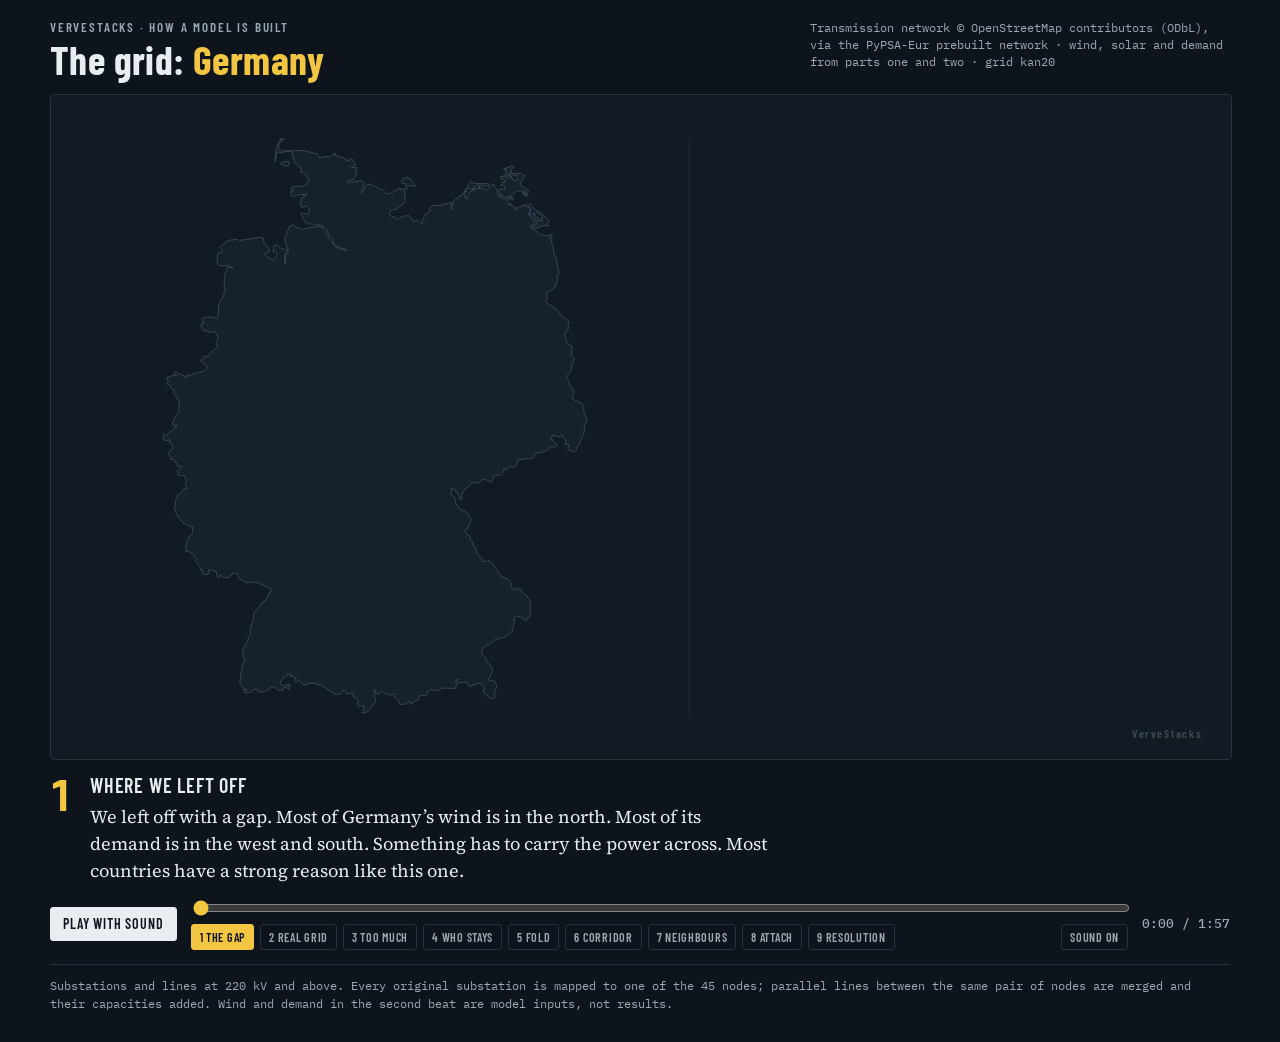
<file: docs/films/v/grid_DEU.html>
<!doctype html>
<html lang="en"><head><meta charset="utf-8"><meta name="viewport" content="width=device-width, initial-scale=1, viewport-fit=cover"><style>html{color-scheme:dark}body{margin:0}[hidden]{display:none!important}</style></head><body>
<title>Germany's Power Grid</title>
<link rel="stylesheet" href="../f/fonts.css">
<style>
/* Layout: a 16:9 film stage (map left, data panel right) with subtitle-style narration and transport controls beneath. Single dark look on purpose: it is a film. */
:root{
  --ground:#0e141b;      /* page */
  --stage:#121a23;       /* canvas ground */
  --ink:#e8edf2;         /* primary text */
  --ink-2:#9aa8b6;       /* secondary text */
  --rule:#26323f;        /* hairlines */
  --signal:#f2c641;      /* accent = solar yellow, the hero of the story */
  --capture:#ff6fb5;     /* CCS retrofit marker */
  --f-display:"Barlow Condensed","Arial Narrow",Arial,sans-serif;
  --f-body:"Source Serif 4",Georgia,serif;
  --f-data:"IBM Plex Mono",ui-monospace,Menlo,monospace;
  color-scheme:dark;
}
html,body{background:var(--ground);color:var(--ink)}
body{font-family:var(--f-body)}
.wrap{max-width:1180px;margin:0 auto;padding-inline:16px;padding-block:20px 28px;display:grid;gap:14px}
header{display:flex;flex-wrap:wrap;align-items:baseline;justify-content:space-between;gap:6px 24px}
.eyebrow{font:600 13px/1 var(--f-display);letter-spacing:.14em;text-transform:uppercase;color:var(--ink-2)}
h1{margin:4px 0 0;font:700 clamp(26px,4vw,40px)/1.05 var(--f-display);letter-spacing:.01em;text-wrap:balance}
h1 span{color:var(--signal)}
.src{font:400 12px/1.4 var(--f-data);color:var(--ink-2);max-width:420px}
.stage{position:relative;width:100%;aspect-ratio:16/9;max-width:100%;background:var(--stage);border:1px solid var(--rule);border-radius:4px;overflow:hidden}
canvas{display:block;width:100%;height:100%}
.caption{display:grid;grid-template-columns:auto 1fr;gap:4px 18px;align-items:start;min-height:96px}
.beatno{font:700 44px/0.9 var(--f-display);color:var(--signal);font-variant-numeric:tabular-nums}
.captext{min-width:0}
.beattitle{font:600 20px/1.15 var(--f-display);letter-spacing:.04em;text-transform:uppercase}
.narr{margin:6px 0 0;font:400 18px/1.5 var(--f-body);color:var(--ink);max-width:68ch}
.controls{display:grid;grid-template-columns:auto 1fr auto;gap:10px 14px;align-items:center}
button{font:600 14px/1 var(--f-display);letter-spacing:.06em;text-transform:uppercase;color:var(--ink);background:transparent;border:1px solid var(--rule);border-radius:3px;padding:9px 12px;cursor:pointer}
button:hover{border-color:var(--ink-2)}
button:focus-visible,input:focus-visible{outline:2px solid var(--signal);outline-offset:2px}
#play{min-width:84px;background:var(--ink);color:var(--ground);border-color:var(--ink)}
.track{display:grid;gap:6px;min-width:0}
input[type=range]{width:100%;accent-color:var(--signal)}
.chips{display:flex;flex-wrap:wrap;gap:6px}
.chips button{padding:6px 8px;font-size:12px;color:var(--ink-2)}
.chips button[aria-current="true"]{color:var(--ground);background:var(--signal);border-color:var(--signal)}
.time{font:500 13px/1 var(--f-data);color:var(--ink-2);font-variant-numeric:tabular-nums}
.foot{font:400 12px/1.55 var(--f-data);color:var(--ink-2);border-top:1px solid var(--rule);padding-top:12px}
@media (max-width:640px){
  .controls{grid-template-columns:auto 1fr}
  .time{grid-column:2;justify-self:end}
  .track{grid-column:1/-1;order:3}
  .narr{font-size:16px}
  .beatno{font-size:34px}
}
</style>

<div class="wrap">
  <header>
    <div>
      <div class="eyebrow">VerveStacks · how a model is built</div>
      <h1>The grid: <span>Germany</span></h1>
    </div>
    <div class="src">Transmission network © OpenStreetMap contributors (ODbL), via the PyPSA-Eur prebuilt network · wind, solar and demand from parts one and two · grid kan20</div>
  </header>

  <div class="stage"><canvas id="cv" aria-label="Animated explainer of how VerveStacks simplifies Germany's transmission grid from 795 substations to 45 nodes"></canvas></div>

  <div class="caption" aria-live="polite">
    <div class="beatno" id="beatno">1</div>
    <div class="captext">
      <div class="beattitle" id="beattitle">Where we left off</div>
      <p class="narr" id="narr"></p>
    </div>
  </div>

  <div class="controls">
    <button id="play" type="button">Pause</button>
    <div class="track">
      <input id="scrub" type="range" min="0" max="117.17" step="0.05" value="0" aria-label="Timeline">
      <div class="chips" id="chips"></div>
    </div>
    <div class="time" id="time">0:00 / 1:57</div>
  </div>

  <div class="foot">Substations and lines at 220 kV and above. Every original substation is mapped to one of the 45 nodes; parallel lines between the same pair of nodes are merged and their capacities added. Wind and demand in the second beat are model inputs, not results.</div>
</div>

<script>
const D = {"outline":[[[13.816,48.766],[13.784,48.715],[13.817,48.696],[13.801,48.675],[13.802,48.612],[13.774,48.569],[13.734,48.56],[13.717,48.522],[13.624,48.565],[13.521,48.585],[13.455,48.573],[13.44,48.561],[13.459,48.516],[13.406,48.377],[13.274,48.307],[13.033,48.264],[12.933,48.209],[12.863,48.197],[12.739,48.113],[12.76,48.065],[12.831,48.015],[12.862,47.963],[12.931,47.925],[12.991,47.847],[12.892,47.724],[12.964,47.705],[13.02,47.713],[13.072,47.659],[13.072,47.622],[13.038,47.584],[13.028,47.542],[13.037,47.493],[13.002,47.466],[12.932,47.474],[12.779,47.555],[12.786,47.603],[12.813,47.612],[12.752,47.649],[12.762,47.667],[12.653,47.675],[12.497,47.629],[12.445,47.656],[12.424,47.692],[12.239,47.679],[12.223,47.696],[12.242,47.732],[12.177,47.706],[12.205,47.672],[12.207,47.646],[12.174,47.605],[11.936,47.611],[11.852,47.599],[11.82,47.575],[11.62,47.59],[11.589,47.57],[11.551,47.514],[11.413,47.506],[11.365,47.469],[11.389,47.462],[11.384,47.445],[11.306,47.435],[11.237,47.394],[11.213,47.396],[11.215,47.423],[11.194,47.429],[11.084,47.39],[10.979,47.391],[10.955,47.41],[10.96,47.433],[10.858,47.485],[10.852,47.493],[10.892,47.515],[10.859,47.531],[10.761,47.514],[10.584,47.562],[10.537,47.53],[10.483,47.533],[10.454,47.546],[10.457,47.579],[10.429,47.577],[10.414,47.573],[10.431,47.542],[10.42,47.493],[10.448,47.473],[10.452,47.439],[10.428,47.396],[10.372,47.367],[10.306,47.302],[10.239,47.278],[10.16,47.271],[10.191,47.298],[10.209,47.372],[10.083,47.359],[10.053,47.405],[10.076,47.417],[10.072,47.439],[10.023,47.488],[9.983,47.481],[9.946,47.541],[9.833,47.535],[9.813,47.542],[9.808,47.576],[9.782,47.588],[9.753,47.582],[9.704,47.531],[9.613,47.522],[9.55,47.534],[9.273,47.65],[9.197,47.656],[9.183,47.67],[9.017,47.679],[8.945,47.654],[8.882,47.656],[8.838,47.681],[8.856,47.691],[8.798,47.72],[8.771,47.721],[8.77,47.695],[8.717,47.695],[8.7,47.723],[8.713,47.757],[8.682,47.759],[8.644,47.791],[8.617,47.757],[8.602,47.795],[8.558,47.801],[8.542,47.795],[8.552,47.779],[8.464,47.764],[8.438,47.723],[8.392,47.7],[8.391,47.665],[8.458,47.64],[8.568,47.663],[8.607,47.656],[8.602,47.633],[8.58,47.639],[8.574,47.592],[8.522,47.622],[8.462,47.606],[8.449,47.584],[8.354,47.581],[8.306,47.592],[8.289,47.616],[8.233,47.622],[8.179,47.616],[8.087,47.567],[8.042,47.561],[7.912,47.561],[7.898,47.588],[7.82,47.595],[7.767,47.556],[7.683,47.544],[7.61,47.565],[7.636,47.565],[7.66,47.597],[7.586,47.585],[7.59,47.608],[7.518,47.675],[7.512,47.707],[7.538,47.732],[7.526,47.783],[7.543,47.829],[7.562,47.839],[7.559,47.883],[7.585,47.94],[7.621,47.971],[7.619,48.003],[7.576,48.054],[7.579,48.114],[7.613,48.179],[7.687,48.253],[7.702,48.311],[7.751,48.341],[7.738,48.407],[7.776,48.498],[7.813,48.519],[7.802,48.548],[7.81,48.615],[7.852,48.659],[7.959,48.721],[7.97,48.757],[8.017,48.762],[8.039,48.791],[8.09,48.808],[8.2,48.959],[8.09,48.979],[7.932,49.035],[7.774,49.048],[7.635,49.038],[7.609,49.062],[7.521,49.084],[7.471,49.128],[7.476,49.152],[7.41,49.169],[7.351,49.159],[7.334,49.134],[7.297,49.128],[7.274,49.105],[7.155,49.114],[7.08,49.142],[7.073,49.12],[7.043,49.108],[7.021,49.119],[7.009,49.182],[6.914,49.207],[6.833,49.209],[6.839,49.163],[6.822,49.148],[6.726,49.156],[6.701,49.173],[6.703,49.214],[6.681,49.207],[6.64,49.271],[6.556,49.326],[6.556,49.347],[6.578,49.356],[6.519,49.402],[6.512,49.425],[6.403,49.465],[6.345,49.455],[6.351,49.567],[6.418,49.639],[6.403,49.656],[6.5,49.712],[6.486,49.734],[6.503,49.796],[6.397,49.809],[6.334,49.84],[6.303,49.835],[6.287,49.861],[6.223,49.887],[6.173,49.956],[6.162,49.942],[6.096,50.049],[6.129,50.134],[6.121,50.162],[6.165,50.182],[6.147,50.214],[6.272,50.267],[6.286,50.304],[6.375,50.315],[6.338,50.368],[6.351,50.434],[6.323,50.466],[6.337,50.481],[6.256,50.495],[6.207,50.486],[6.183,50.507],[6.191,50.515],[6.171,50.518],[6.177,50.53],[6.161,50.544],[6.233,50.587],[6.249,50.614],[6.159,50.622],[6.148,50.637],[6.161,50.642],[6.081,50.713],[6.012,50.709],[6.011,50.737],[5.973,50.782],[5.969,50.795],[5.998,50.801],[6.009,50.84],[6.057,50.853],[6.064,50.908],[6.0,50.929],[6.004,50.974],[5.875,50.965],[5.858,51.019],[5.852,51.043],[5.88,51.052],[5.938,51.031],[5.983,51.075],[6.147,51.152],[6.126,51.165],[6.157,51.179],[6.084,51.163],[6.061,51.171],[6.057,51.212],[6.148,51.318],[6.194,51.345],[6.208,51.388],[6.193,51.399],[6.205,51.458],[6.193,51.509],[6.086,51.596],[6.099,51.644],[6.009,51.681],[6.022,51.71],[6.012,51.716],[5.939,51.732],[5.964,51.777],[5.931,51.816],[6.084,51.854],[6.156,51.842],[6.093,51.885],[6.127,51.897],[6.225,51.863],[6.265,51.866],[6.287,51.846],[6.342,51.837],[6.345,51.821],[6.382,51.828],[6.378,51.86],[6.463,51.848],[6.529,51.876],[6.744,51.908],[6.811,51.961],[6.809,51.98],[6.675,52.035],[6.68,52.06],[6.711,52.067],[6.75,52.103],[6.831,52.113],[6.885,52.16],[7.026,52.231],[7.012,52.285],[7.048,52.365],[6.973,52.451],[6.9,52.432],[6.715,52.462],[6.695,52.476],[6.672,52.542],[6.744,52.56],[6.704,52.583],[6.702,52.619],[6.737,52.635],[6.865,52.642],[7.018,52.626],[7.037,52.647],[7.062,52.824],[7.162,52.933],[7.193,52.998],[7.172,53.138],[7.195,53.185],[7.195,53.245],[7.234,53.274],[7.23,53.297],[7.255,53.32],[7.367,53.303],[7.303,53.333],[7.075,53.338],[7.038,53.349],[7.024,53.376],[7.023,53.451],[7.051,53.513],[7.12,53.516],[7.142,53.537],[7.087,53.587],[7.226,53.666],[7.305,53.685],[7.459,53.695],[7.504,53.679],[7.951,53.722],[8.031,53.708],[8.025,53.673],[8.053,53.636],[8.128,53.591],[8.119,53.572],[8.168,53.553],[8.155,53.526],[8.059,53.502],[8.077,53.469],[8.1,53.447],[8.152,53.45],[8.205,53.411],[8.259,53.412],[8.315,53.475],[8.32,53.509],[8.292,53.529],[8.231,53.525],[8.249,53.59],[8.271,53.613],[8.329,53.618],[8.388,53.577],[8.552,53.544],[8.49,53.486],[8.485,53.401],[8.504,53.358],[8.498,53.475],[8.557,53.518],[8.566,53.547],[8.508,53.625],[8.486,53.7],[8.588,53.87],[8.673,53.892],[8.745,53.854],[8.861,53.831],[9.211,53.872],[9.283,53.862],[9.582,53.591],[9.697,53.557],[9.832,53.544],[9.782,53.57],[9.692,53.576],[9.584,53.612],[9.551,53.635],[9.532,53.711],[9.436,53.749],[9.395,53.831],[9.258,53.886],[9.03,53.907],[8.985,53.897],[8.916,53.937],[8.833,54.036],[8.891,54.048],[8.997,54.03],[9.018,54.098],[8.974,54.128],[8.977,54.146],[8.953,54.15],[8.861,54.125],[8.813,54.18],[8.847,54.234],[8.84,54.256],[8.922,54.274],[8.963,54.318],[8.881,54.29],[8.888,54.304],[8.739,54.294],[8.678,54.269],[8.623,54.29],[8.6,54.338],[8.696,54.359],[8.651,54.378],[8.635,54.365],[8.629,54.388],[8.648,54.406],[8.886,54.418],[9.005,54.466],[9.012,54.506],[8.879,54.607],[8.826,54.598],[8.819,54.606],[8.853,54.619],[8.805,54.688],[8.689,54.735],[8.694,54.76],[8.643,54.844],[8.661,54.896],[8.904,54.898],[9.195,54.85],[9.244,54.802],[9.385,54.819],[9.451,54.81],[9.58,54.866],[9.583,54.83],[9.735,54.807],[9.802,54.783],[9.824,54.757],[9.895,54.769],[9.891,54.79],[9.948,54.78],[10.018,54.701],[9.97,54.701],[9.929,54.674],[10.039,54.667],[10.027,54.56],[9.966,54.506],[9.84,54.475],[9.883,54.462],[10.143,54.492],[10.204,54.461],[10.184,54.449],[10.191,54.397],[10.142,54.372],[10.156,54.343],[10.142,54.324],[10.18,54.341],[10.224,54.414],[10.318,54.443],[10.601,54.365],[10.69,54.316],[10.731,54.31],[10.777,54.315],[10.935,54.38],[11.019,54.386],[10.976,54.378],[11.034,54.368],[11.104,54.393],[11.136,54.386],[11.088,54.352],[11.067,54.359],[11.094,54.284],[11.09,54.208],[11.067,54.184],[10.893,54.103],[10.805,54.095],[10.753,54.05],[10.78,54.01],[10.875,53.995],[10.887,53.964],[10.902,53.961],[11.053,54.008],[11.175,54.018],[11.204,53.989],[11.245,53.978],[11.243,53.945],[11.294,53.941],[11.334,53.961],[11.458,53.906],[11.472,53.969],[11.498,53.982],[11.492,54.002],[11.526,54.023],[11.519,54.036],[11.573,54.039],[11.625,54.084],[11.625,54.11],[11.69,54.155],[11.812,54.15],[12.088,54.194],[12.092,54.114],[12.115,54.098],[12.095,54.146],[12.143,54.18],[12.101,54.174],[12.109,54.183],[12.187,54.243],[12.342,54.304],[12.502,54.474],[12.534,54.488],[12.548,54.462],[12.591,54.452],[12.88,54.449],[12.921,54.433],[12.871,54.417],[12.695,54.434],[12.624,54.423],[12.582,54.406],[12.595,54.386],[12.554,54.391],[12.527,54.372],[12.491,54.39],[12.438,54.388],[12.418,54.361],[12.424,54.345],[12.397,54.352],[12.392,54.321],[12.363,54.31],[12.38,54.277],[12.369,54.269],[12.412,54.251],[12.458,54.256],[12.41,54.269],[12.472,54.31],[12.479,54.332],[12.561,54.359],[12.541,54.372],[12.593,54.369],[12.677,54.392],[12.681,54.411],[12.718,54.414],[12.692,54.396],[12.684,54.372],[12.705,54.4],[12.735,54.378],[12.787,54.392],[12.818,54.358],[12.855,54.358],[12.929,54.414],[13.009,54.438],[13.034,54.434],[13.021,54.415],[13.04,54.392],[13.096,54.372],[13.077,54.353],[13.115,54.28],[13.171,54.277],[13.143,54.263],[13.289,54.234],[13.349,54.18],[13.322,54.167],[13.403,54.174],[13.383,54.153],[13.418,54.153],[13.484,54.091],[13.507,54.098],[13.479,54.125],[13.603,54.139],[13.712,54.174],[13.698,54.153],[13.808,54.105],[13.773,54.046],[13.746,54.036],[13.839,53.986],[13.849,53.956],[13.906,53.943],[13.89,53.913],[13.819,53.878],[13.817,53.853],[14.037,53.755],[14.187,53.74],[14.234,53.762],[14.264,53.752],[14.26,53.728],[14.213,53.708],[14.264,53.7],[14.261,53.656],[14.297,53.598],[14.304,53.509],[14.36,53.444],[14.403,53.279],[14.442,53.252],[14.381,53.19],[14.39,53.132],[14.343,53.049],[14.144,52.96],[14.165,52.896],[14.15,52.865],[14.124,52.851],[14.382,52.738],[14.432,52.686],[14.645,52.577],[14.609,52.518],[14.632,52.497],[14.592,52.45],[14.54,52.422],[14.545,52.382],[14.59,52.309],[14.584,52.291],[14.712,52.236],[14.693,52.2],[14.707,52.179],[14.686,52.121],[14.761,52.077],[14.699,51.993],[14.687,51.912],[14.596,51.842],[14.586,51.804],[14.634,51.769],[14.648,51.717],[14.732,51.658],[14.744,51.607],[14.713,51.567],[14.71,51.53],[14.911,51.469],[14.955,51.435],[14.961,51.335],[15.019,51.272],[15.022,51.237],[14.991,51.189],[14.955,51.064],[14.86,50.917],[14.81,50.877],[14.795,50.832],[14.759,50.81],[14.613,50.846],[14.629,50.921],[14.55,50.912],[14.574,50.975],[14.503,51.009],[14.482,51.037],[14.462,51.02],[14.398,51.013],[14.357,51.032],[14.288,51.037],[14.238,50.982],[14.304,50.97],[14.293,50.953],[14.382,50.921],[14.376,50.896],[14.347,50.88],[14.232,50.879],[14.191,50.848],[14.035,50.803],[13.96,50.802],[13.893,50.78],[13.882,50.743],[13.835,50.724],[13.557,50.707],[13.516,50.691],[13.523,50.662],[13.448,50.597],[13.407,50.601],[13.369,50.628],[13.322,50.602],[13.306,50.576],[13.232,50.582],[13.199,50.525],[13.16,50.497],[13.01,50.493],[12.997,50.434],[12.953,50.404],[12.817,50.443],[12.738,50.432],[12.692,50.395],[12.51,50.389],[12.475,50.369],[12.467,50.342],[12.398,50.315],[12.336,50.259],[12.309,50.217],[12.314,50.167],[12.3,50.161],[12.273,50.172],[12.254,50.217],[12.23,50.235],[12.24,50.257],[12.178,50.269],[12.169,50.303],[12.149,50.312],[12.076,50.315],[12.111,50.277],[12.08,50.243],[12.175,50.183],[12.179,50.118],[12.233,50.081],[12.247,50.045],[12.451,49.981],[12.468,49.97],[12.463,49.931],[12.524,49.905],[12.483,49.827],[12.462,49.831],[12.453,49.78],[12.384,49.743],[12.42,49.7],[12.496,49.67],[12.502,49.62],[12.547,49.596],[12.583,49.522],[12.623,49.51],[12.644,49.429],[12.729,49.391],[12.778,49.333],[12.857,49.322],[12.885,49.34],[13.0,49.295],[13.011,49.268],[13.179,49.118],[13.3,49.094],[13.372,49.039],[13.399,48.978],[13.459,48.945],[13.482,48.938],[13.516,48.97],[13.609,48.946],[13.637,48.893],[13.725,48.867],[13.816,48.766]],[[13.698,54.392],[13.766,54.345],[13.73,54.317],[13.723,54.278],[13.691,54.284],[13.712,54.287],[13.712,54.304],[13.651,54.297],[13.712,54.332],[13.617,54.318],[13.691,54.352],[13.627,54.339],[13.599,54.352],[13.5,54.345],[13.406,54.285],[13.36,54.275],[13.356,54.249],[13.363,54.263],[13.418,54.266],[13.423,54.233],[13.407,54.228],[13.312,54.251],[13.335,54.284],[13.315,54.263],[13.268,54.256],[13.21,54.276],[13.205,54.297],[13.15,54.29],[13.149,54.305],[13.178,54.31],[13.115,54.338],[13.149,54.377],[13.223,54.373],[13.267,54.386],[13.239,54.394],[13.239,54.42],[13.212,54.431],[13.157,54.427],[13.182,54.453],[13.273,54.482],[13.233,54.493],[13.233,54.516],[13.185,54.508],[13.143,54.543],[13.26,54.554],[13.298,54.52],[13.301,54.55],[13.369,54.585],[13.342,54.55],[13.363,54.543],[13.349,54.524],[13.384,54.532],[13.39,54.543],[13.363,54.55],[13.377,54.565],[13.431,54.493],[13.507,54.488],[13.521,54.524],[13.5,54.557],[13.521,54.571],[13.441,54.557],[13.369,54.612],[13.273,54.561],[13.253,54.565],[13.257,54.595],[13.293,54.642],[13.225,54.635],[13.231,54.653],[13.391,54.688],[13.445,54.68],[13.383,54.636],[13.395,54.604],[13.425,54.585],[13.596,54.591],[13.671,54.566],[13.677,54.54],[13.575,54.472],[13.61,54.414],[13.698,54.392]],[[14.21,53.938],[14.175,53.906],[14.201,53.878],[14.048,53.879],[13.938,53.845],[13.84,53.85],[13.822,53.865],[13.932,53.899],[13.939,53.928],[13.902,53.97],[13.904,53.995],[13.973,53.989],[13.959,53.941],[13.987,53.961],[14.028,53.961],[14.014,53.947],[14.048,53.941],[14.051,54.005],[13.946,54.067],[13.916,54.056],[13.925,54.036],[13.891,54.01],[13.856,54.002],[13.876,54.036],[13.864,54.05],[13.794,54.018],[13.774,54.023],[13.815,54.101],[13.753,54.153],[13.778,54.174],[13.815,54.174],[13.882,54.102],[14.017,54.06],[14.21,53.938]],[[11.207,54.514],[11.314,54.414],[11.188,54.426],[11.17,54.42],[11.179,54.414],[11.113,54.415],[11.099,54.452],[11.032,54.447],[11.006,54.468],[11.034,54.509],[11.121,54.536],[11.207,54.514]],[[8.362,54.987],[8.355,54.913],[8.388,54.894],[8.654,54.894],[8.629,54.882],[8.504,54.886],[8.446,54.866],[8.344,54.879],[8.307,54.865],[8.284,54.742],[8.277,54.783],[8.298,54.913],[8.374,55.035],[8.416,55.065],[8.463,55.051],[8.395,55.044],[8.43,55.03],[8.362,54.987]],[[8.437,54.748],[8.576,54.746],[8.594,54.722],[8.552,54.685],[8.395,54.715],[8.437,54.748]]],"raw":{"b":[[13.677,54.817,220,41,3,0],[9.553,53.564,380,29,3,0],[7.136,51.417,220,7,3,0],[7.136,51.417,380,7,3,0],[7.244,51.401,220,7,3,0],[7.245,51.401,380,7,3,0],[11.949,51.4,380,13,3,0],[8.908,51.39,380,26,3,0],[7.189,51.376,220,7,3,0],[6.704,51.371,220,25,3,0],[6.709,51.362,220,25,3,0],[6.71,51.362,380,25,3,0],[9.644,51.357,220,21,3,0],[7.597,51.348,220,7,3,0],[9.524,53.546,380,29,3,0],[6.721,51.343,220,25,3,0],[6.721,51.343,380,25,3,0],[6.821,51.341,380,25,3,0],[6.792,51.326,380,25,3,0],[6.523,51.322,220,25,3,0],[6.588,51.284,380,25,3,0],[6.657,51.192,380,15,3,0],[6.88,51.189,220,15,3,0],[12.408,51.178,380,43,3,0],[9.952,53.49,380,9,3,0],[9.096,51.164,380,21,3,0],[6.936,51.142,220,15,3,0],[6.911,51.118,380,15,3,0],[6.622,51.054,220,15,3,0],[6.622,51.055,380,15,3,0],[6.963,51.051,220,15,3,0],[6.659,51.037,380,15,3,0],[6.634,51.034,380,15,3,0],[6.854,51.024,220,15,3,0],[9.389,53.338,380,29,3,0],[6.959,51.02,380,15,3,0],[6.699,50.975,220,15,3,0],[7.97,50.954,220,26,3,0],[6.214,50.944,380,15,3,0],[11.43,50.912,380,13,3,0],[8.101,50.871,220,26,3,0],[6.648,50.867,380,15,3,0],[7.941,50.848,220,26,3,0],[7.941,50.848,380,26,3,0],[6.894,50.848,220,15,3,0],[6.894,50.848,380,15,3,0],[6.927,50.838,220,15,3,0],[6.927,50.838,380,15,3,0],[9.384,53.315,380,29,3,0],[7.942,50.837,380,26,3,0],[6.323,50.836,380,15,3,0],[12.743,50.823,380,43,3,0],[7.93,50.819,380,26,3,0],[7.059,50.81,380,15,3,0],[8.044,50.787,220,26,3,0],[8.321,50.729,380,26,3,0],[7.911,50.727,380,26,3,0],[7.922,50.714,220,26,3,0],[7.922,50.714,380,26,3,0],[12.826,50.657,380,43,3,0],[8.873,53.185,220,27,3,0],[8.015,50.639,380,26,3,0],[11.473,50.601,220,13,3,0],[8.465,50.601,380,26,3,0],[7.074,50.594,380,15,3,0],[7.095,50.584,380,15,3,0],[7.5,50.345,380,15,3,0],[8.124,50.31,380,26,3,0],[11.775,50.208,380,20,3,0],[11.673,50.196,380,20,3,0],[8.586,50.135,380,21,3,0],[13.966,53.175,220,14,3,0],[8.543,50.096,220,21,3,0],[8.492,50.084,380,21,3,0],[8.437,50.06,380,34,3,0],[10.197,50.028,220,8,3,0],[6.194,49.945,220,40,3,0],[8.674,49.942,380,21,3,0],[7.818,49.892,220,1,3,0],[6.512,49.884,380,0,3,0],[8.531,49.853,380,34,3,0],[9.568,49.821,220,8,3,0],[8.599,53.086,380,27,3,0],[6.793,49.819,380,0,3,0],[7.793,49.811,220,1,3,0],[6.568,49.799,220,0,3,0],[6.568,49.8,380,0,3,0],[6.577,49.769,220,0,0,1],[8.392,49.568,220,34,3,0],[6.609,49.492,220,1,3,0],[8.689,49.336,220,34,3,0],[6.796,49.335,220,1,2,1],[8.629,49.333,380,34,3,0],[9.074,49.312,220,16,3,0],[11.881,53.083,220,10,3,0],[11.881,53.083,380,10,3,0],[8.753,49.31,220,34,3,0],[8.67,49.309,380,34,3,0],[8.606,49.162,380,34,3,0],[8.322,49.042,220,34,3,0],[9.084,48.953,380,16,3,0],[9.076,48.946,380,16,3,0],[8.822,48.939,380,34,3,0],[8.834,48.928,380,34,3,0],[9.303,48.883,380,16,3,0],[9.294,48.866,380,16,3,0],[12.012,53.07,380,10,3,0],[9.24,48.863,380,16,3,0],[9.34,48.844,380,16,3,0],[9.394,48.718,380,16,3,0],[9.403,48.71,380,16,3,0],[8.1,48.707,220,34,3,0],[9.421,48.675,380,16,3,0],[8.872,48.628,380,16,3,0],[9.35,48.609,380,16,3,0],[9.24,48.543,380,16,3,0],[9.218,48.532,380,16,3,0],[14.031,54.783,220,14,3,0],[7.184,52.756,380,12,3,0],[10.235,48.435,380,2,3,0],[12.865,48.33,220,3,3,0],[10.055,48.311,220,2,3,0],[10.055,48.311,380,2,3,0],[12.997,48.295,220,3,3,0],[13.064,48.294,220,3,3,0],[10.065,48.273,220,2,3,0],[10.065,48.273,380,2,3,0],[13.056,48.27,220,3,0,1],[8.628,48.057,380,4,3,0],[8.589,48.045,380,4,3,0],[8.531,47.915,380,4,0,1],[13.21,52.68,220,14,3,0],[11.305,47.655,220,33,3,0],[11.337,47.63,220,33,3,0],[7.995,47.578,380,39,3,0],[13.476,52.63,220,14,3,0],[13.477,52.63,380,14,3,0],[13.515,52.619,220,14,3,0],[13.515,52.62,380,14,3,0],[13.533,52.619,220,14,3,0],[13.534,52.619,380,14,3,0],[12.908,52.597,380,18,3,0],[13.68,52.585,380,14,3,0],[13.694,52.56,220,14,3,0],[13.695,52.561,380,14,3,0],[9.001,52.54,380,27,3,0],[11.769,52.504,220,18,3,0],[13.936,54.758,220,14,3,0],[8.402,52.497,220,27,3,0],[8.402,52.497,380,27,3,0],[7.413,52.47,380,44,3,0],[8.326,52.457,220,27,3,0],[8.306,52.439,380,27,3,0],[8.308,52.403,380,26,3,0],[8.298,52.382,220,26,3,0],[8.298,52.382,380,26,3,0],[10.185,52.305,220,5,3,0],[7.881,52.266,220,26,3,0],[8.112,52.244,220,26,3,0],[7.372,52.198,220,44,3,0],[10.204,54.341,220,19,3,0],[10.248,52.189,220,5,3,0],[7.382,52.179,380,44,3,0],[8.212,52.179,220,26,3,0],[10.357,52.176,220,5,2,1],[10.976,52.17,380,5,3,0],[7.399,52.169,380,44,3,0],[14.511,52.162,380,30,3,0],[11.563,52.124,220,18,3,0],[9.413,52.028,380,5,3,0],[12.13,54.141,380,41,3,0],[6.967,52.008,380,44,3,0],[8.681,51.997,220,26,3,0],[8.629,51.995,220,26,3,0],[7.485,51.956,380,7,3,0],[6.945,51.927,380,44,3,0],[9.852,51.899,220,5,3,0],[7.637,51.889,380,7,3,0],[9.926,51.882,380,5,3,0],[14.458,51.834,380,42,3,0],[9.852,51.818,220,5,3,0],[9.356,53.878,380,29,3,0],[9.876,51.765,220,5,3,0],[7.834,51.753,380,26,3,0],[6.525,51.753,220,6,3,0],[6.526,51.753,380,6,0,1],[8.739,51.701,220,26,3,0],[7.701,51.69,220,26,3,0],[7.61,51.689,380,7,3,0],[6.856,51.68,220,25,3,0],[6.856,51.68,380,25,3,0],[6.67,51.676,220,6,3,0],[6.67,51.676,380,6,3,0],[7.456,51.66,220,7,3,0],[7.457,51.66,380,7,3,0],[7.368,51.629,220,7,3,0],[7.368,51.629,380,7,3,0],[9.46,53.865,220,29,3,0],[6.63,51.614,220,6,3,0],[6.63,51.614,380,6,3,0],[7.476,51.614,220,7,3,0],[7.344,51.613,220,7,3,0],[6.646,51.607,220,25,3,0],[6.647,51.607,380,25,3,0],[6.659,51.599,220,25,3,0],[6.66,51.6,380,25,3,0],[7.37,51.587,380,7,3,0],[6.93,51.565,380,25,3,0],[6.704,51.558,220,25,3,0],[6.704,51.558,380,25,3,0],[7.021,51.556,220,25,3,0],[6.651,51.554,220,25,3,0],[9.638,53.643,380,29,3,0],[7.134,51.552,220,7,3,0],[7.134,51.552,380,7,3,0],[7.11,51.55,220,7,3,0],[7.092,51.526,220,7,3,0],[6.813,51.52,220,25,3,0],[7.075,51.518,220,7,3,0],[7.738,51.517,380,26,3,0],[7.071,51.508,220,7,3,0],[7.148,51.505,220,7,3,0],[7.148,51.505,380,7,3,0],[7.7,51.499,380,26,3,0],[7.104,51.478,220,7,3,0],[7.104,51.479,380,7,3,0],[12.613,53.588,380,10,3,0],[7.543,51.453,380,7,3,0],[6.873,51.447,220,25,3,0],[6.584,51.438,220,25,3,0],[8.668,51.437,380,26,3,0],[8.684,51.435,380,26,3,0],[7.427,51.429,220,7,3,0],[7.428,51.429,380,7,3,0],[6.576,51.427,220,25,3,0],[7.179,51.422,220,7,3,0],[14.571,51.419,380,42,3,0],[8.502,49.445,220,34,3,0],[6.46,50.211,380,40,3,0],[8.862,47.806,220,4,3,0],[6.675,51.325,220,25,3,0],[7.009,51.174,380,15,3,0],[14.0,51.64,380,42,3,0],[9.079,54.51,380,28,3,0],[9.068,53.564,380,29,3,0],[7.172,51.555,220,7,3,0],[7.172,51.555,380,7,3,0],[13.003,50.866,220,43,3,0],[11.646,50.535,220,13,3,0],[11.646,50.535,380,13,3,0],[10.188,49.981,380,8,1,1],[9.202,53.896,220,29,3,0],[9.202,53.896,380,29,3,0],[10.414,53.413,380,9,1,1],[13.683,54.139,220,14,3,0],[13.684,54.139,380,14,3,0],[10.25,48.418,380,2,3,0],[12.185,53.815,220,10,3,0],[12.186,53.815,380,10,1,1],[13.256,50.93,380,43,3,0],[10.761,53.91,220,19,3,0],[10.762,53.91,380,19,3,0],[9.207,49.178,380,16,3,0],[9.501,53.848,380,29,3,0],[6.976,51.029,220,15,3,0],[7.591,51.928,220,7,3,0],[7.931,51.673,380,26,3,0],[8.053,53.332,220,11,3,0],[8.053,53.333,380,11,1,1],[9.909,53.488,380,9,3,0],[8.138,53.575,380,11,3,0],[7.126,51.448,220,7,3,0],[7.126,51.449,380,7,3,0],[7.89,52.278,220,26,3,0],[7.89,52.278,380,26,3,0],[13.281,52.527,380,14,3,0],[10.635,53.922,220,19,3,0],[7.403,51.644,220,7,3,0],[7.404,51.645,380,7,3,0],[14.034,53.508,220,14,3,0],[14.034,53.508,380,14,3,0],[8.416,49.706,220,34,3,0],[8.416,49.706,380,34,3,0],[8.481,50.591,380,26,3,0],[8.285,50.759,380,26,3,0],[9.235,53.917,380,29,3,0],[7.309,53.126,380,12,0,1],[7.002,51.605,220,25,3,0],[7.002,51.605,380,25,3,0],[9.149,49.143,220,16,3,0],[9.149,49.143,380,16,3,0],[7.938,51.01,220,26,3,0],[11.808,48.455,220,17,3,0],[11.581,48.765,220,17,3,0],[11.582,48.765,380,17,3,0],[7.256,52.981,380,12,3,0],[9.695,49.233,380,8,3,0],[11.123,50.999,220,13,3,0],[11.123,50.999,380,13,3,0],[9.092,49.295,220,16,3,0],[9.092,49.295,380,16,3,0],[9.447,49.59,380,8,3,0],[6.62,49.749,220,0,3,0],[8.588,49.816,220,34,3,0],[8.589,49.816,380,34,3,0],[9.178,49.038,380,16,3,0],[11.471,50.93,380,13,3,0],[9.774,50.529,380,21,3,0],[10.991,50.573,380,13,3,0],[8.419,49.633,220,34,3,0],[8.419,49.634,380,34,3,0],[7.747,52.289,380,26,3,0],[6.967,51.491,220,25,3,0],[10.388,52.151,220,5,3,0],[6.475,49.923,220,0,3,0],[6.475,49.923,380,0,3,0],[6.702,49.829,220,0,3,0],[6.702,49.829,380,0,3,0],[7.236,49.369,220,1,3,0],[7.236,49.369,380,1,3,0],[7.729,49.483,380,34,3,0],[11.434,50.653,220,13,3,0],[8.313,49.009,220,34,3,0],[8.313,49.009,380,34,3,0],[7.863,50.767,220,26,3,0],[7.864,50.768,380,26,3,0],[8.352,49.421,220,34,3,0],[8.352,49.421,380,34,3,0],[8.408,49.528,220,34,3,0],[8.547,49.44,220,34,3,0],[8.548,49.44,380,34,3,0],[7.433,50.437,220,15,3,0],[7.319,49.305,220,1,3,0],[9.259,51.061,380,21,3,0],[12.045,50.782,220,43,3,0],[12.046,50.782,380,43,3,0],[8.664,49.36,220,34,3,0],[9.514,51.259,380,21,3,0],[7.196,51.412,220,7,3,0],[10.735,51.44,220,13,3,0],[13.383,51.356,380,43,3,0],[8.148,53.564,220,11,3,0],[7.619,51.638,380,7,3,0],[14.508,51.414,380,42,3,0],[9.076,49.363,220,8,3,0],[7.593,50.386,380,15,3,0],[8.627,49.544,220,34,3,0],[12.881,50.519,380,43,3,0],[12.243,50.568,220,43,3,0],[8.531,50.048,220,21,3,0],[8.532,50.048,380,21,3,0],[14.267,53.098,220,14,3,0],[14.268,53.098,380,14,3,0],[14.268,53.098,400,14,3,0],[9.567,51.325,220,21,3,0],[12.477,50.753,220,43,3,0],[11.369,48.291,220,17,3,0],[11.369,48.292,380,17,3,0],[6.672,50.991,220,15,3,0],[6.672,50.992,380,15,3,0],[7.816,49.922,380,1,3,0],[8.996,52.38,380,27,3,0],[8.657,50.606,380,21,3,0],[7.958,47.572,220,38,3,0],[7.937,47.649,380,39,3,0],[7.278,52.753,380,12,3,0],[8.623,49.356,220,34,3,0],[8.623,49.357,380,34,3,0],[7.033,49.335,220,1,3,0],[6.852,50.984,220,15,3,0],[9.984,53.741,220,9,3,0],[9.984,53.742,380,9,3,0],[6.935,51.033,220,15,3,0],[6.935,51.034,380,15,3,0],[6.966,51.07,220,15,3,0],[6.966,51.07,380,15,3,0],[6.843,50.863,220,15,3,0],[6.843,50.864,380,15,3,0],[6.972,50.796,220,15,3,0],[6.973,50.796,380,15,3,0],[7.191,50.799,220,15,3,0],[7.191,50.8,380,15,3,0],[7.096,50.827,220,15,3,0],[7.038,51.599,220,7,3,0],[8.82,53.107,220,27,3,0],[9.216,48.852,380,16,3,0],[7.417,51.457,380,7,3,0],[13.506,52.474,220,14,3,0],[13.524,52.536,220,14,3,0],[13.524,52.536,380,14,3,0],[7.023,51.626,220,25,3,0],[7.023,51.626,380,25,3,0],[7.123,51.526,380,7,3,0],[6.222,51.695,220,6,3,0],[6.804,50.966,220,15,3,0],[6.805,50.966,380,15,3,0],[8.959,52.279,220,27,3,0],[6.847,51.206,220,15,3,0],[12.47,51.372,220,43,3,0],[6.828,51.163,220,15,3,0],[8.772,49.974,220,21,3,0],[8.772,49.975,380,21,3,0],[6.617,51.476,220,25,3,0],[6.617,51.476,380,25,3,0],[11.699,53.572,380,10,3,0],[10.159,53.555,380,9,3,0],[8.537,50.078,220,21,3,0],[8.537,50.078,380,21,3,0],[9.523,52.36,220,5,3,0],[8.123,53.561,220,11,3,0],[9.822,52.425,220,5,3,0],[8.873,50.131,220,21,3,0],[9.917,52.278,380,5,3,0],[11.441,48.172,380,17,3,0],[8.81,50.204,380,21,3,0],[11.813,48.221,220,17,3,0],[8.571,52.105,380,26,3,0],[11.294,48.052,220,33,3,0],[10.761,52.367,380,5,3,0],[10.366,52.284,220,5,3,0],[10.366,52.285,380,5,3,0],[6.57,51.049,220,15,3,0],[6.167,50.802,380,15,3,0],[10.236,52.293,380,5,3,0],[10.505,52.302,220,5,3,0],[6.907,51.565,380,25,3,0],[9.39,52.027,380,5,3,0],[7.522,51.532,220,7,3,0],[7.445,51.619,220,7,3,0],[6.577,51.556,220,25,3,0],[6.614,51.619,220,6,3,0],[6.681,51.646,220,6,3,0],[6.681,51.646,380,6,3,0],[6.715,51.527,220,25,3,0],[6.715,51.527,380,25,3,0],[6.683,51.576,220,25,3,0],[6.683,51.576,380,25,3,0],[6.657,51.379,220,25,3,0],[6.657,51.38,380,25,3,0],[8.565,53.032,380,27,3,0],[9.502,53.543,380,29,3,0],[8.94,52.403,380,27,3,0],[7.506,51.402,220,7,3,0],[7.506,51.402,380,7,3,0],[8.39,49.982,380,34,3,0],[10.843,49.38,220,8,3,0],[10.843,49.381,380,8,3,0],[11.193,50.162,380,13,3,0],[11.107,49.979,380,8,3,0],[10.836,49.928,380,8,3,0],[10.664,49.98,380,8,3,0],[11.792,48.838,220,17,3,0],[9.594,49.798,220,8,3,0],[11.508,48.761,220,17,3,0],[6.626,51.26,220,25,3,0],[6.626,51.261,380,25,3,0],[6.33,51.243,220,15,3,0],[6.7,51.009,220,15,3,0],[6.7,51.009,380,15,3,0],[7.5,51.535,220,7,3,0],[6.926,51.499,220,25,3,0],[6.926,51.499,380,25,3,0],[13.103,48.667,220,3,3,0],[13.103,48.667,380,3,3,0],[6.868,51.375,380,25,3,0],[6.809,51.269,380,25,3,0],[7.037,51.541,220,25,3,0],[9.425,48.064,220,16,0,1],[9.425,48.065,380,16,3,0],[9.776,53.691,380,29,3,0],[6.301,50.829,380,15,3,0],[8.562,49.133,380,34,3,0],[7.546,51.97,380,7,3,0],[11.005,50.507,380,13,3,0],[9.195,48.913,220,16,3,0],[9.196,48.913,380,16,3,0],[8.702,51.736,220,26,3,0],[8.702,51.736,380,26,3,0],[8.308,49.257,380,34,3,0],[6.216,50.912,380,15,3,0],[11.867,48.207,220,17,3,0],[11.868,48.207,380,17,1,1],[9.401,48.667,380,16,3,0],[6.948,51.445,380,25,3,0],[8.364,51.927,380,26,3,0],[9.563,48.701,380,16,3,0],[9.704,48.465,380,2,3,0],[8.086,53.606,220,11,3,0],[11.639,52.269,220,18,3,0],[11.639,52.269,380,18,3,0],[10.999,52.2,380,5,3,0],[6.488,50.881,380,15,3,0],[8.516,53.204,380,27,3,0],[7.137,50.643,380,15,3,0],[8.785,48.584,380,4,3,0],[6.596,50.953,380,15,3,0],[10.156,54.276,220,19,3,0],[12.942,52.564,220,18,3,0],[12.942,52.564,380,18,3,0],[12.088,53.251,380,10,3,0],[10.088,52.315,220,5,3,0],[9.388,51.641,220,21,3,0],[9.388,51.641,380,21,3,0],[7.339,51.632,380,7,3,0],[10.802,53.896,450,19,0,1],[10.802,53.897,380,19,3,0],[10.06,54.349,220,29,3,0],[9.125,52.538,220,27,3,0],[9.125,52.538,380,27,3,0],[7.023,50.999,220,15,3,0],[6.71,51.091,220,15,3,0],[6.71,51.091,380,15,3,0],[9.988,53.766,220,9,3,0],[10.369,52.167,220,5,3,0],[10.379,53.219,380,9,3,0],[10.381,52.994,380,9,3,0],[8.933,52.193,220,27,3,0],[7.264,51.574,220,7,3,0],[10.973,49.558,380,8,3,0],[13.158,51.828,380,43,3,0],[9.145,52.853,220,27,3,0],[8.814,51.983,220,26,3,0],[12.082,49.297,220,20,3,0],[12.082,49.297,380,20,3,0],[9.109,53.972,380,29,3,0],[7.06,51.696,220,7,3,0],[7.06,51.696,380,7,3,0],[12.114,49.631,220,20,3,0],[12.114,49.631,380,20,3,0],[9.746,50.918,380,21,1,1],[13.306,52.23,220,42,3,0],[13.307,52.23,380,42,3,0],[7.047,50.906,220,15,3,0],[12.15,49.013,220,20,3,0],[8.06,53.62,220,11,3,0],[7.726,52.277,220,26,3,0],[7.726,52.277,380,26,3,0],[11.895,51.407,380,13,3,0],[10.42,52.237,220,5,3,0],[13.957,53.252,220,14,3,0],[13.957,53.252,380,14,3,0],[11.371,53.601,380,19,3,0],[9.797,52.001,220,5,3,0],[13.212,52.581,380,14,3,0],[14.472,51.554,380,42,3,0],[13.369,52.503,380,14,3,0],[13.206,52.657,220,14,3,0],[10.841,48.238,380,31,3,0],[9.274,48.55,380,16,3,0],[13.456,52.521,380,14,3,0],[8.07,53.558,220,11,3,0],[8.071,53.559,380,11,3,0],[10.232,48.53,380,2,3,0],[9.801,47.653,220,22,3,0],[9.801,47.653,380,22,3,0],[9.645,47.745,380,22,3,0],[6.837,51.783,380,6,3,0],[6.803,51.76,380,6,3,0],[9.013,47.845,220,16,3,0],[8.259,47.634,220,23,0,1],[8.26,47.634,380,24,0,1],[9.944,49.578,380,8,3,0],[6.773,51.147,220,15,3,0],[7.255,53.027,380,12,3,0],[12.214,54.1,380,41,3,0],[8.475,53.428,220,27,3,0],[8.475,53.428,380,27,3,0],[6.963,50.834,220,15,3,0],[8.249,48.846,220,34,3,0],[12.214,54.112,220,41,3,0],[7.353,51.576,380,7,3,0],[11.516,51.584,380,18,3,0],[8.446,48.986,220,34,3,0],[8.452,49.007,220,34,3,0],[8.349,49.013,220,34,3,0],[12.518,51.157,220,43,3,0],[12.519,51.157,380,43,3,0],[8.404,52.609,380,27,3,0],[8.641,48.89,220,34,3,0],[9.918,52.38,220,5,3,0],[11.727,52.569,220,18,3,0],[11.728,52.569,380,18,3,0],[8.308,52.346,220,26,3,0],[8.308,52.346,380,26,3,0],[7.123,51.172,380,15,3,0],[9.726,54.288,220,29,3,0],[9.726,54.288,380,29,3,0],[7.313,51.447,220,7,3,0],[7.313,51.447,380,7,3,0],[6.732,51.459,220,25,2,1],[6.723,51.48,220,25,3,0],[8.617,48.066,380,4,3,0],[12.789,50.627,380,43,3,0],[7.693,50.026,380,1,3,0],[6.788,51.506,220,25,3,0],[9.371,48.719,380,16,3,0],[8.104,52.265,220,26,3,0],[8.105,52.265,380,26,3,0],[10.222,48.737,380,2,3,0],[7.032,51.609,220,25,3,0],[8.472,50.097,380,21,3,0],[8.121,48.705,220,34,3,0],[8.319,52.066,380,26,3,0],[7.449,50.402,220,15,3,0],[7.45,50.402,380,15,3,0],[13.4,53.794,220,14,3,0],[13.059,51.8,380,43,3,0],[12.499,52.405,220,18,3,0],[8.512,49.293,220,34,3,0],[9.051,51.168,380,21,3,0],[8.993,51.343,380,21,3,0],[9.205,49.042,220,16,3,0],[9.205,49.042,380,16,3,0],[9.885,48.304,220,2,3,0],[9.886,48.304,380,2,3,0],[14.133,52.443,380,30,3,0],[8.465,48.044,380,4,3,0],[10.117,48.897,220,2,3,0],[10.117,48.897,380,2,3,0],[6.814,49.725,220,0,3,0],[6.814,49.725,380,0,3,0],[8.99,50.06,380,21,3,0],[8.959,50.083,220,21,3,0],[8.959,50.083,380,21,3,0],[7.013,50.617,380,15,3,0],[7.993,51.684,380,26,2,1],[7.709,51.677,220,26,3,0],[7.709,51.677,380,26,3,0],[7.461,51.615,380,7,3,0],[7.994,51.823,380,26,3,0],[9.228,51.812,380,21,3,0],[8.873,48.31,380,4,3,0],[8.625,51.428,380,26,3,0],[8.211,51.178,380,26,3,0],[7.719,51.534,380,26,3,0],[7.607,51.899,220,7,3,0],[7.607,51.899,380,7,3,0],[8.409,53.19,220,27,3,0],[13.249,52.532,380,14,3,0],[9.043,48.903,220,16,3,0],[9.043,48.903,380,16,3,0],[12.337,51.197,380,43,3,0],[8.695,53.093,380,27,2,1],[9.314,54.728,380,28,0,1],[9.585,51.331,380,21,3,0],[8.674,49.29,220,34,3,0],[8.674,49.291,380,34,3,0],[13.316,52.522,380,14,3,0],[8.441,49.25,380,34,3,0],[8.735,50.159,220,21,3,0],[9.378,48.813,380,16,3,0],[6.802,51.125,220,15,3,0],[6.802,51.125,380,15,3,0],[10.151,49.982,220,8,3,0],[10.151,49.982,380,8,3,0],[8.082,52.858,220,11,3,0],[8.066,50.406,380,26,3,0],[13.319,53.737,380,10,3,0],[11.9,53.407,220,10,3,0],[11.9,53.407,380,10,3,0],[13.264,52.994,380,14,3,0],[7.724,51.409,220,26,3,0],[9.344,53.919,525,29,0,1],[9.342,53.923,380,29,3,0],[14.604,52.175,380,30,2,1],[10.937,48.401,380,31,3,0],[11.64,48.178,380,17,3,0],[6.996,49.375,220,1,3,0],[6.996,49.375,380,1,3,0],[9.089,49.969,380,8,3,0],[7.241,53.357,220,12,3,0],[7.242,53.357,380,12,3,0],[10.362,47.739,220,31,0,1],[10.363,47.739,380,31,3,0],[14.354,51.534,380,42,3,0],[14.946,51.063,380,32,0,1],[11.852,53.087,220,10,3,0],[11.853,53.087,380,10,3,0],[6.996,51.514,220,25,3,0],[6.996,51.514,380,25,3,0],[9.449,53.968,220,29,3,0],[8.295,49.524,220,34,3,0],[8.295,49.525,380,34,3,0],[9.051,54.162,380,29,3,0],[7.31,52.475,220,44,3,0],[7.31,52.475,380,44,3,0],[8.618,50.092,380,21,3,0],[7.167,51.389,220,7,3,0],[7.167,51.389,380,7,3,0],[7.279,51.472,220,7,3,0],[6.92,49.971,220,0,3,0],[7.207,53.341,220,12,3,0],[10.214,47.939,380,31,3,0],[11.278,47.496,220,33,0,1],[7.179,51.472,220,7,3,0],[7.18,51.472,380,7,3,0],[7.453,51.411,220,7,3,0],[9.924,51.898,220,5,3,0],[12.373,51.181,380,43,3,0],[12.13,47.913,220,17,3,0],[10.864,48.547,380,2,3,0],[10.702,47.826,380,31,3,0],[12.221,48.586,220,17,3,0],[12.297,48.607,380,17,3,0],[12.852,48.763,380,3,3,0],[9.896,52.361,220,5,3,0],[7.324,51.621,220,7,3,0],[7.279,52.319,380,44,3,0],[7.195,52.87,380,12,3,0],[6.872,51.828,380,6,3,0],[9.988,51.954,380,5,3,0],[7.912,48.685,225,34,0,1],[6.773,49.291,220,35,3,0],[6.773,49.291,380,35,3,0],[6.773,49.291,400,35,3,0],[8.403,53.237,220,27,3,0],[8.403,53.237,380,27,3,0],[7.706,51.279,220,7,3,0],[6.888,51.85,380,6,3,0],[12.109,53.251,380,10,3,0],[10.082,48.266,220,2,3,0],[10.082,48.266,380,2,3,0],[6.453,50.872,320,15,3,0],[6.459,50.872,380,15,3,0],[8.553,53.003,380,27,3,0],[7.752,48.096,220,36,0,1],[7.752,48.096,380,36,0,1],[7.752,48.097,400,37,0,1],[9.343,53.852,220,29,3,0],[9.344,53.852,380,29,3,0],[6.998,51.249,380,25,3,0],[9.49,53.632,380,29,3,0],[7.999,53.485,380,11,3,0],[7.997,53.471,380,11,3,0],[8.006,53.375,380,11,3,0],[8.004,53.401,380,11,3,0],[7.956,47.594,220,38,0,1],[7.957,47.594,380,39,0,1],[10.392,48.518,380,2,3,0],[7.985,50.842,220,26,3,0],[7.985,50.842,380,26,3,0],[6.211,49.959,220,40,0,1],[6.178,49.953,220,40,3,0],[6.766,49.36,220,1,3,0],[8.019,50.924,220,26,3,0],[9.434,54.522,380,28,3,0],[12.748,48.149,220,3,3,0],[13.003,48.262,220,3,3,0],[6.724,51.356,220,25,3,0],[6.724,51.356,380,25,3,0],[6.72,51.392,220,25,3,0],[7.233,51.233,380,7,3,0],[6.724,51.377,220,25,3,0],[6.542,51.299,220,25,3,0],[7.909,48.501,220,34,3,0],[11.811,50.184,380,20,3,0],[13.496,52.59,220,14,3,0],[13.496,52.59,380,14,3,0],[12.216,54.101,400,41,0,1],[13.901,51.876,380,42,3,0],[14.428,51.889,380,42,1,1],[13.142,53.908,380,41,3,0],[14.219,51.121,380,32,3,0],[13.71,52.54,220,14,3,0],[13.71,52.54,380,14,3,0],[13.842,50.989,380,43,3,0],[12.815,50.858,220,43,3,0],[12.815,50.858,380,43,3,0],[11.644,51.908,380,18,3,0],[12.262,51.741,380,18,3,0],[13.079,54.285,220,41,3,0],[8.868,54.795,380,28,3,0],[13.175,53.624,380,10,3,0],[10.386,51.002,380,21,3,0],[8.546,52.991,380,27,3,0],[8.53,52.967,380,27,3,0],[9.853,51.649,220,5,3,0],[9.853,51.649,380,5,3,0],[7.035,52.202,380,44,0,1],[8.896,52.564,380,27,3,0],[10.195,52.08,380,5,3,0],[10.251,52.169,220,5,3,0],[10.252,52.17,380,5,3,0],[6.612,51.036,220,15,3,0],[6.613,51.036,380,15,3,0],[11.327,49.394,220,20,3,0],[9.252,53.115,220,27,3,0],[9.252,53.115,380,27,3,0],[8.659,52.0,220,26,3,0],[8.66,52.0,380,26,3,0],[9.236,48.927,220,16,3,0],[9.236,48.927,380,16,3,0],[10.42,52.165,220,5,3,0],[7.011,52.178,220,44,3,0],[7.012,52.178,380,44,3,0]],"l":[[403,434,380,1698,9.4],[468,555,380,1698,41.1],[458,395,380,1698,9.8],[620,668,380,1698,48.8],[690,603,220,492,74.5],[314,690,220,492,40.0],[290,612,380,1698,12.4],[612,305,380,1698,3.7],[555,554,380,1698,18.4],[640,475,380,3396,12.8],[276,260,220,492,9.5],[357,481,380,1698,44.1],[686,70,380,3396,5.4],[392,214,380,1698,4.1],[221,213,220,492,6.0],[78,84,220,492,9.4],[213,525,220,983,18.3],[213,221,220,983,5.9],[600,70,380,1698,9.4],[209,436,380,3396,2.6],[208,435,220,983,2.6],[317,83,380,1698,7.9],[243,771,380,3396,38.8],[215,216,220,492,3.0],[431,211,220,492,11.0],[613,121,220,492,13.4],[720,125,220,492,1.5],[457,36,220,492,3.8],[70,414,380,3396,21.6],[659,677,380,3396,38.2],[214,246,380,1698,2.7],[213,245,220,492,2.7],[195,277,220,492,3.1],[277,193,220,492,4.3],[320,319,380,3396,40.4],[456,19,220,983,22.7],[635,159,220,492,42.0],[174,166,380,3396,26.4],[438,11,380,3396,6.5],[437,9,220,983,5.2],[152,149,380,1698,9.7],[583,153,380,1698,7.1],[274,597,380,1698,18.6],[157,596,220,492,16.9],[747,123,220,983,3.7],[183,177,380,3396,22.8],[787,14,380,3396,57.6],[636,174,380,3396,11.9],[374,13,220,983,57.3],[195,193,220,492,7.4],[69,68,380,3396,7.7],[794,778,380,3396,3.6],[648,92,380,1698,19.3],[78,309,220,492,54.2],[282,310,380,6792,9.6],[269,440,380,3396,28.6],[103,640,380,3396,18.1],[743,91,220,983,3.7],[63,61,380,3396,33.9],[668,319,380,3396,19.6],[667,318,220,983,20.4],[329,90,220,492,16.3],[93,299,220,492,2.5],[622,81,220,983,72.7],[725,754,220,983,48.9],[300,97,380,1698,31.9],[96,299,220,492,25.5],[349,400,220,492,27.5],[366,645,220,492,9.5],[411,622,220,1475,9.2],[471,98,380,3396,5.2],[230,632,380,3396,3.2],[316,619,220,492,19.6],[681,332,220,983,90.7],[682,320,380,3396,49.5],[324,57,220,492,7.4],[67,345,380,3396,39.8],[329,366,220,983,12.2],[478,327,380,1698,19.7],[682,310,380,3396,16.8],[681,88,220,983,9.1],[329,346,220,983,13.9],[213,517,220,983,10.8],[590,433,220,983,5.9],[114,482,380,3396,7.9],[759,531,380,3396,61.9],[502,644,380,3396,45.1],[501,354,220,983,46.3],[268,566,380,1698,31.7],[267,565,220,492,31.7],[688,5,380,1698,8.0],[37,744,220,983,5.8],[65,604,380,1698,33.3],[378,603,220,492,62.2],[405,371,380,3396,31.1],[640,113,380,3396,35.9],[333,362,380,3396,72.6],[726,737,380,5094,82.8],[643,586,380,3396,67.0],[637,715,220,492,5.8],[22,399,220,983,7.2],[474,611,220,492,14.8],[612,791,380,1698,13.8],[535,157,220,983,11.9],[421,28,220,983,3.7],[96,289,220,492,36.9],[591,128,380,1698,1.3],[377,45,380,1698,4.4],[376,44,220,492,4.4],[211,429,220,492,5.1],[79,86,380,3396,10.3],[314,85,220,983,15.5],[609,25,380,3396,3.4],[31,32,380,3396,2.0],[54,57,220,983,14.9],[531,498,380,1698,68.2],[530,497,220,492,68.1],[688,695,380,1698,11.9],[687,235,220,492,5.1],[482,112,380,3396,1.8],[525,390,220,983,8.8],[474,790,220,983,3.5],[395,377,380,1698,12.5],[394,376,220,492,12.4],[300,290,380,1698,18.5],[93,289,220,492,21.0],[498,141,380,1698,4.5],[791,108,380,3396,12.6],[530,387,220,983,38.5],[560,468,380,1698,112.6],[559,467,220,492,112.6],[187,626,220,492,1.6],[269,24,380,3396,3.6],[27,375,380,3396,7.4],[432,199,380,3396,5.8],[207,679,380,3396,8.4],[492,716,380,3396,9.2],[104,475,380,3396,10.5],[403,438,380,1698,13.8],[458,375,380,3396,22.2],[457,358,220,983,2.8],[457,36,220,983,3.8],[323,478,380,1698,32.4],[322,326,220,492,52.0],[635,626,220,492,27.8],[222,272,380,3396,8.3],[221,271,220,983,8.3],[214,526,380,3396,18.2],[383,210,220,983,5.4],[288,391,380,3396,3.5],[224,271,220,983,3.7],[492,244,380,3396,58.5],[393,184,220,983,23.2],[391,190,380,1698,14.3],[390,189,220,492,14.3],[257,658,220,492,52.0],[676,94,220,492,2.1],[235,694,220,492,6.8],[595,482,380,3396,7.5],[482,485,380,3396,12.9],[723,238,380,3396,83.8],[454,240,220,983,8.9],[26,374,220,983,11.0],[22,26,220,983,7.6],[692,721,380,1698,47.1],[672,720,220,492,73.3],[99,608,220,983,34.2],[487,534,220,983,2.5],[401,77,380,3396,9.8],[60,715,220,983,38.3],[455,511,380,3396,19.9],[454,510,220,983,19.9],[648,98,380,3396,16.2],[383,390,220,1966,3.4],[13,661,220,983,12.0],[13,291,220,983,52.4],[206,196,380,3396,4.9],[246,570,380,3396,14.8],[517,689,220,983,12.7],[267,550,220,983,29.3],[322,568,220,983,20.1],[110,112,380,3396,5.8],[630,502,380,3396,28.1],[329,346,220,492,13.7],[423,412,380,3396,24.2],[156,419,220,983,13.2],[271,687,220,983,8.1],[311,536,380,1698,2.1],[713,668,380,3396,23.4],[489,141,380,1698,99.7],[488,497,220,492,104.0],[286,268,380,3396,57.2],[115,114,380,3396,11.9],[567,46,220,983,3.3],[761,226,380,3396,50.9],[391,207,380,3396,12.9],[382,380,220,983,8.2],[53,381,380,3396,10.7],[554,614,380,1698,75.9],[613,553,220,492,75.9],[532,382,220,983,12.2],[708,365,380,3396,19.9],[469,371,380,3396,16.8],[469,212,380,3396,12.3],[212,1,380,6792,10.7],[595,650,380,3396,13.2],[63,283,380,1698,1.5],[402,211,220,492,9.2],[61,56,380,3396,13.0],[61,58,380,3396,11.4],[370,512,220,983,2.8],[373,375,380,1698,4.9],[375,584,380,3396,16.9],[115,116,380,1698,2.3],[604,345,380,3396,10.5],[500,705,220,492,14.7],[421,510,220,492,11.4],[582,596,220,983,20.9],[162,707,380,3396,18.3],[2,26,220,983,41.8],[327,682,380,3396,14.2],[326,681,220,983,13.8],[159,535,220,492,27.7],[568,111,220,983,19.8],[388,387,220,983,9.0],[31,458,380,1698,4.4],[29,511,380,1698,7.7],[303,281,220,492,21.5],[303,346,220,983,31.4],[602,484,380,3396,20.1],[624,379,380,1698,22.1],[625,219,380,3396,27.1],[183,627,380,3396,13.1],[188,627,380,3396,8.0],[193,187,220,983,18.0],[82,716,380,3396,22.5],[219,634,380,3396,2.3],[287,390,220,983,3.6],[222,392,380,1698,3.0],[605,257,220,983,89.4],[128,631,380,3396,36.2],[586,371,380,3396,68.8],[18,17,380,3396,2.9],[181,263,380,3396,10.6],[728,197,220,983,9.7],[433,594,220,983,6.1],[325,381,380,3396,51.6],[680,197,220,983,12.3],[116,475,380,1698,63.1],[467,474,220,492,124.1],[650,108,380,1698,4.5],[523,528,380,1698,42.8],[527,522,220,492,42.8],[547,701,380,1698,50.2],[135,131,220,983,22.1],[712,91,220,983,6.3],[598,552,380,3396,26.5],[310,360,380,3396,57.8],[178,777,380,3396,37.1],[780,710,380,3396,24.9],[420,782,380,3396,19.0],[673,692,380,1698,26.5],[373,35,380,1698,2.3],[457,33,220,983,11.2],[684,793,220,492,49.7],[685,778,380,3396,45.9],[525,793,220,492,60.3],[192,185,380,3396,14.2],[191,184,220,983,14.2],[432,190,380,3396,13.3],[431,189,220,983,13.3],[271,2,220,983,4.1],[241,27,380,3396,10.7],[679,225,380,1698,10.5],[224,220,220,492,5.2],[679,483,380,3396,10.5],[150,365,380,1698,39.2],[517,201,220,983,7.4],[214,246,380,1698,2.6],[245,213,220,492,2.6],[695,222,380,3396,4.4],[694,221,220,983,4.4],[19,753,220,983,2.9],[224,466,220,492,10.5],[216,218,220,492,2.1],[210,678,220,983,5.7],[210,383,220,492,5.1],[779,149,380,1698,41.9],[465,18,380,1698,6.8],[17,464,380,3396,5.1],[352,142,380,3396,86.2],[144,764,380,3396,2.7],[266,625,380,3396,4.8],[629,484,380,3396,29.2],[577,149,380,3396,12.5],[131,497,220,983,24.8],[40,744,220,983,11.0],[155,583,380,1698,4.2],[154,582,220,492,4.2],[159,684,220,492,34.8],[707,685,380,3396,18.9],[715,267,220,983,26.0],[33,372,220,1966,7.6],[20,16,380,3396,12.5],[229,402,220,492,4.8],[234,19,220,492,14.9],[349,400,220,492,27.4],[723,38,380,3396,20.7],[41,45,380,3396,20.4],[749,16,380,1698,1.4],[748,15,220,492,1.4],[460,678,220,983,5.7],[8,4,220,983,5.4],[704,463,380,1698,23.4],[523,704,380,1698,89.2],[462,522,220,492,112.5],[511,458,380,3396,10.8],[510,457,220,983,10.9],[7,231,380,3396,18.2],[7,477,380,3396,43.6],[171,794,380,3396,20.2],[252,371,380,3396,57.3],[41,495,380,3396,10.7],[30,374,220,492,2.1],[723,41,380,3396,15.9],[2,687,220,492,4.1],[616,130,380,1698,16.2],[494,631,380,3396,34.0],[80,77,380,3396,18.6],[734,268,380,3396,5.9],[742,76,220,492,1.7],[432,192,380,1698,3.4],[431,191,220,492,3.4],[586,745,380,3396,41.7],[243,683,380,3396,45.7],[56,325,380,3396,5.8],[386,227,380,3396,10.4],[584,751,380,3396,11.2],[776,182,220,983,15.4],[710,178,380,3396,10.4],[161,164,220,983,9.2],[97,646,380,1698,2.1],[488,146,220,492,29.6],[581,489,380,1698,37.3],[775,577,380,3396,52.6],[137,139,220,492,1.3],[258,564,380,1698,35.0],[258,564,380,1698,35.0],[404,258,380,1698,46.7],[541,258,380,1698,71.2],[398,575,220,492,27.7],[576,340,380,1698,83.9],[625,632,380,1698,114.2],[625,633,380,1698,67.3],[588,570,380,1698,24.4],[422,50,380,1698,12.2],[470,50,380,1698,1.9],[50,723,380,1698,14.6],[50,723,380,1698,14.6],[380,324,220,983,50.7],[751,325,380,1698,73.3],[374,509,220,983,10.0],[378,380,220,492,16.7],[509,532,220,983,11.3],[378,380,220,492,16.7],[723,491,380,5094,4.4],[394,369,220,983,4.6],[458,495,380,1698,13.1],[503,196,380,1698,2.1],[196,206,380,1698,4.9],[206,570,380,1698,2.4],[503,196,380,1698,2.1],[196,206,380,1698,4.9],[206,570,380,1698,2.4],[626,427,220,492,25.0],[460,312,220,492,3.4],[460,312,220,492,3.4],[769,606,380,1698,107.5],[606,519,380,1698,7.9],[228,460,220,492,8.5],[228,460,220,492,8.4],[357,481,380,1698,44.1],[415,480,220,983,5.6],[459,427,220,492,1.8],[417,356,220,983,30.8],[252,285,380,1698,5.5],[405,253,380,1698,28.5],[514,515,380,1698,25.5],[537,6,380,1698,4.2],[537,6,380,1698,4.2],[431,594,220,492,18.9],[431,217,220,492,20.0],[489,581,380,1698,37.2],[770,254,220,492,56.5],[770,254,220,492,56.5],[269,405,380,1698,29.7],[269,405,380,1698,29.7],[240,748,220,492,5.1],[551,270,380,1698,5.2],[295,118,380,1698,27.1],[118,295,380,1698,27.1],[594,460,220,492,9.9],[594,460,220,492,9.9],[750,748,220,492,5.5],[308,447,380,1698,56.7],[334,348,220,492,32.2],[588,386,380,1698,8.4],[570,386,380,1698,16.4],[386,233,380,1698,3.4],[233,443,380,1698,7.2],[386,233,380,1698,3.4],[233,443,380,1698,7.2],[529,644,380,1698,65.1],[644,777,380,1698,48.0],[333,529,380,1698,40.8],[529,307,380,1698,50.7],[623,307,380,1698,89.3],[529,644,380,1698,65.1],[643,745,380,1698,27.1],[643,745,380,1698,27.1],[654,250,380,1698,2.7],[654,250,380,1698,2.7],[789,477,380,1698,32.0],[529,298,380,1698,129.7],[773,298,380,1698,72.6],[168,488,220,492,20.6],[362,414,380,1698,50.6],[340,242,380,1698,70.8],[507,579,220,492,74.8],[490,489,380,1698,48.5],[761,255,380,1698,55.6],[308,473,380,1698,8.1],[524,252,380,1698,14.2],[524,252,380,1698,14.2],[683,524,380,1698,22.7],[683,524,380,1698,22.7],[261,505,380,1698,3.1],[674,544,380,1698,9.5],[674,544,380,1698,9.5],[296,561,380,1698,46.8],[516,173,220,492,33.2],[311,274,380,3396,10.4],[254,117,220,1475,86.2],[719,226,380,1698,58.0],[226,258,380,1698,42.7],[716,566,380,1698,27.1],[600,73,380,1698,2.1],[73,74,380,1698,4.9],[74,350,380,1698,7.4],[310,330,380,1698,26.9],[310,330,380,1698,26.9],[606,759,380,1698,65.9],[641,23,380,3396,8.2],[23,576,380,3396,12.0],[738,700,380,1698,39.8],[414,623,380,1698,19.7],[671,268,380,1698,59.9],[671,268,380,1698,59.9],[326,237,220,983,12.3],[590,589,220,983,2.6],[442,717,220,492,22.3],[442,717,220,492,22.3],[426,169,380,1698,1.8],[328,309,220,492,13.2],[328,309,220,492,13.2],[330,475,380,3396,84.6],[170,564,380,1698,7.3],[257,569,220,492,41.5],[257,770,220,492,106.7],[416,441,380,1698,45.6],[416,789,380,1698,15.0],[416,789,380,1698,15.0],[416,441,380,1698,45.6],[274,583,380,1698,61.8],[721,126,380,1698,1.5],[126,122,380,1698,4.5],[122,256,380,1698,19.6],[256,738,380,1698,21.1],[559,558,220,492,70.7],[721,126,380,1698,1.5],[126,122,380,1698,4.5],[122,256,380,1698,19.6],[256,738,380,1698,21.1],[444,74,380,1698,12.0],[74,73,380,1698,4.9],[73,600,380,1698,2.1],[444,74,380,1698,12.0],[74,350,380,1698,7.4],[406,72,220,983,3.2],[621,401,380,1698,20.3],[623,621,380,1698,4.2],[401,623,380,1698,23.0],[738,700,380,1698,39.8],[278,628,380,1698,5.9],[427,626,220,492,25.0],[510,562,220,492,11.0],[562,651,220,492,3.3],[510,651,220,492,7.8],[302,89,220,492,38.4],[89,743,220,492,21.1],[415,699,220,983,51.4],[562,651,220,492,3.3],[562,651,220,492,3.3],[633,632,380,1698,50.7],[670,691,220,492,2.8],[331,603,220,492,5.0],[489,581,380,1698,37.2],[569,770,220,492,65.4],[767,340,380,1698,83.1],[767,340,380,1698,83.1],[334,766,220,492,98.6],[575,766,220,492,51.9],[334,575,220,492,67.6],[249,767,380,1698,103.6],[335,767,380,1698,61.8],[249,335,380,1698,45.4],[283,362,380,1698,13.2],[267,655,220,492,55.5],[267,655,220,492,55.5],[607,497,220,492,55.0],[607,497,220,492,55.0],[273,582,220,492,61.5],[389,764,380,1698,16.2],[389,764,380,1698,16.2],[529,773,380,1698,58.2],[333,529,380,1698,40.8],[726,323,380,1698,121.2],[323,648,380,1698,32.4],[322,572,220,492,13.8],[572,578,220,492,21.9],[322,578,220,492,29.5],[716,566,380,1698,27.1],[253,541,380,1698,87.2],[253,404,380,1698,111.1],[762,343,380,1698,46.0],[762,343,380,1698,46.0],[343,236,380,1698,6.0],[343,236,380,1698,6.0],[343,236,380,1698,6.4],[343,236,380,1698,6.4],[489,768,380,1698,47.3],[768,606,380,1698,116.9],[768,759,380,1698,178.7],[489,768,380,1698,47.3],[308,249,380,1698,50.4],[308,249,380,1698,50.4],[428,200,220,492,2.2],[419,424,220,492,10.7],[419,424,220,492,10.7],[507,408,220,492,42.5],[508,426,380,1698,72.6],[458,47,380,1698,28.6],[47,379,380,1698,5.7],[606,759,380,1698,61.9],[340,759,380,1698,89.0],[340,759,380,1698,89.0],[420,418,380,1698,36.3],[423,420,380,1698,9.3],[308,298,380,1698,56.3],[420,515,380,1698,85.9],[420,515,380,1698,85.9],[514,515,380,1698,25.5],[333,337,380,3396,29.4],[623,307,380,1698,89.3],[529,307,380,1698,50.7],[301,250,380,1698,92.0],[290,262,380,3396,6.8],[290,296,380,1698,47.8],[296,618,380,1698,55.3],[561,250,380,1698,54.1],[640,101,380,3396,5.3],[101,100,380,3396,1.0],[100,290,380,3396,23.3],[641,23,380,3396,8.2],[23,576,380,3396,12.0],[576,340,380,1698,83.9],[298,641,380,1698,104.4],[700,357,380,3396,50.3],[547,665,380,1698,35.1],[547,700,380,1698,52.1],[700,665,380,1698,31.5],[355,766,220,492,30.2],[762,675,380,1698,56.7],[767,765,380,1698,85.5],[259,765,380,1698,47.8],[767,259,380,1698,37.7],[446,294,380,3396,100.4],[447,249,380,1698,56.1],[250,450,380,1698,35.6],[250,449,380,1698,49.7],[450,447,380,1698,58.0],[449,447,380,1698,43.4],[447,69,380,1698,37.1],[69,755,380,1698,13.2],[755,528,380,1698,88.2],[703,463,380,3396,63.2],[762,675,380,1698,56.7],[765,762,380,1698,36.6],[398,575,220,492,27.7],[339,575,220,492,158.5],[339,575,220,492,158.5],[308,473,380,1698,8.1],[766,247,220,492,17.8],[334,348,220,492,32.2],[297,339,220,492,66.1],[297,339,220,492,66.1],[298,537,380,1698,77.8],[298,537,380,1698,77.8],[545,549,380,3396,6.5],[549,389,380,5094,5.5],[543,638,380,3396,7.5],[702,451,220,983,45.7],[785,451,220,983,73.4],[785,522,220,492,62.8],[453,451,220,492,24.3],[292,415,220,492,32.6],[293,292,220,492,40.0],[294,481,380,1698,76.1],[666,481,380,1698,17.8],[666,481,380,1698,17.8],[481,703,380,5094,61.3],[725,559,220,983,73.4],[742,314,220,983,23.1],[742,741,220,983,2.5],[459,427,220,492,1.8],[357,413,380,1698,16.9],[737,364,380,1698,7.2],[737,364,380,1698,7.2],[741,314,220,983,20.6],[447,249,380,1698,56.1],[522,533,220,492,35.7],[265,635,220,492,3.6],[572,573,220,492,2.6],[441,361,380,1698,5.4],[410,500,220,492,26.5],[653,75,220,492,6.3],[653,445,220,492,90.7],[623,669,380,1698,29.9],[623,654,380,1698,113.0],[669,654,380,1698,83.7],[654,250,380,1698,2.8],[654,250,380,1698,2.7],[789,477,380,1698,32.0],[516,396,220,492,11.1],[518,447,380,1698,80.9],[250,446,380,1698,88.0],[250,446,380,1698,88.0],[446,448,380,1698,81.0],[446,518,380,1698,27.0],[418,490,380,1698,26.2],[165,490,380,1698,5.4],[490,489,380,1698,48.5],[362,414,380,1698,50.6],[414,623,380,1698,19.7],[663,586,380,3396,50.9],[759,760,380,1698,43.4],[759,760,380,1698,43.4],[340,343,380,1698,93.9],[340,343,380,1698,93.9],[242,760,380,1698,50.6],[340,760,380,1698,121.5],[788,516,220,492,34.3],[516,173,220,492,33.2],[585,506,220,492,24.8],[506,496,220,492,19.4],[251,680,220,492,18.4],[737,134,380,1698,3.6],[239,558,220,492,12.3],[559,239,220,492,78.3],[476,186,220,492,6.5],[512,276,220,492,48.4],[445,785,220,983,38.1],[617,289,220,492,104.9],[579,500,220,492,14.6],[326,237,220,983,12.3],[300,301,380,1698,45.4],[484,789,380,1698,26.6],[513,313,220,983,2.3],[642,82,380,1698,8.1],[82,439,380,1698,7.0],[766,247,220,492,17.8],[355,766,220,492,30.2],[726,323,380,1698,121.2],[418,490,380,1698,26.2],[356,415,220,492,39.5],[405,253,380,1698,28.5],[323,648,380,1698,32.4],[357,413,380,1698,16.9],[512,276,220,492,48.4],[252,285,380,1698,5.5],[308,447,380,1698,56.7],[787,48,380,1698,24.6],[48,34,380,1698,3.9],[34,440,380,1698,25.3],[787,48,380,1698,24.6],[48,34,380,1698,3.9],[34,440,380,1698,25.3],[298,641,380,1698,104.4],[760,179,380,1698,6.9],[760,179,380,1698,6.7],[760,179,380,1698,6.6],[760,179,380,1698,6.7],[760,179,380,1698,6.6],[760,179,380,1698,6.9],[448,447,380,1698,21.4],[514,253,380,1698,28.1],[507,408,220,492,42.5],[508,426,380,1698,72.6],[514,253,380,1698,28.1],[285,663,380,1698,9.4],[285,663,380,1698,9.4],[356,415,220,492,39.5],[445,453,220,983,93.2],[420,418,380,1698,36.3],[308,298,380,1698,56.3],[765,762,380,1698,36.6],[516,396,220,492,11.1],[657,255,380,1698,52.1],[268,734,380,1698,6.0],[537,769,380,1698,51.1],[519,759,380,1698,54.1],[571,489,380,1698,117.2],[571,537,380,1698,39.0],[489,537,380,1698,155.6],[537,606,380,1698,102.3],[761,255,380,1698,55.6],[544,343,380,1698,21.9],[544,343,380,1698,21.9],[760,544,380,1698,62.1],[760,544,380,1698,62.1],[409,341,220,492,2.0],[496,160,220,492,11.8],[585,496,220,492,31.8],[365,150,380,1698,39.2],[150,685,380,1698,7.7],[685,583,380,1698,74.2],[685,274,380,1698,60.2],[775,774,380,3396,3.1],[774,724,380,3396,1.4],[409,550,220,983,4.2],[736,363,220,1966,2.6],[203,205,380,1698,1.2],[202,204,220,492,1.2],[199,203,380,3396,1.5],[198,202,220,983,1.5],[205,436,380,3396,3.1],[204,435,220,983,3.1],[434,209,380,1698,3.6],[433,208,220,492,3.7],[486,614,380,3396,24.4],[614,126,380,3396,15.1],[126,721,380,1698,1.5],[196,278,380,1698,3.1],[540,280,380,3396,31.3],[119,256,380,3396,2.4],[107,385,380,3396,2.2],[791,107,380,1698,7.3],[472,174,380,3396,4.6],[511,21,380,3396,11.9],[73,407,380,5094,3.8],[49,52,380,3396,2.2],[740,49,380,3396,3.9],[148,151,220,492,6.8],[152,153,380,6792,4.2],[60,786,220,983,29.4],[687,8,220,1966,2.6],[273,157,220,1475,1.5],[746,120,220,983,24.1],[372,30,220,1966,2.8],[520,507,220,983,44.5],[183,629,380,3396,13.7],[34,48,380,3396,2.7],[254,147,220,492,78.7],[278,194,380,1698,4.3],[781,161,220,983,2.4],[763,143,220,492,2.6],[187,626,220,983,1.6],[68,755,380,3396,5.9],[43,49,380,1698,1.2],[39,249,380,3396,51.7],[360,593,380,3396,15.3],[86,317,380,3396,10.6],[85,316,220,983,10.6],[542,579,220,983,48.3],[127,124,220,492,2.9],[124,127,220,492,2.9],[767,51,380,3396,6.6],[91,743,220,983,3.6],[13,442,220,983,9.3],[737,134,380,1698,3.6],[739,42,220,492,3.6],[29,31,380,3396,3.4],[318,332,220,983,12.0],[445,81,220,492,111.1],[113,494,380,1698,9.7],[344,93,220,492,6.4],[336,90,220,492,4.0],[366,336,220,983,3.2],[92,97,380,1698,4.6],[67,656,380,3396,12.5],[39,306,380,1698,3.6],[426,630,380,3396,28.9],[169,412,380,3396,52.4],[426,169,380,3396,1.6],[83,620,380,3396,11.7],[397,22,220,983,2.9],[325,56,380,1698,5.7],[88,328,220,1966,5.5],[88,309,220,983,7.7],[92,367,380,1698,2.7],[111,754,220,983,27.4],[284,55,380,1698,4.6],[760,167,380,3396,38.6],[167,664,380,3396,7.6],[59,347,380,3396,17.3],[59,592,380,3396,4.6],[698,641,380,3396,3.5],[42,37,220,983,12.9],[651,399,220,983,5.6],[468,116,380,1698,61.0],[508,145,380,5094,8.9],[279,605,220,983,61.1],[74,67,380,3396,37.4],[80,304,380,3396,6.1],[349,406,220,983,4.4],[167,615,380,3396,45.4],[109,104,380,3396,21.5],[663,181,380,6792,5.3],[639,474,220,492,12.9],[611,474,220,983,14.9],[656,61,380,3396,27.6],[649,411,220,1475,12.9],[644,337,380,3396,11.5],[237,329,220,983,3.7],[702,120,220,983,59.7],[54,40,220,492,13.3],[65,624,380,1698,7.0],[62,248,220,983,15.7],[264,30,220,983,2.7],[538,164,220,983,8.3],[419,538,220,983,6.7],[787,508,380,3396,79.2],[786,520,220,983,34.0],[164,513,220,983,1.3],[579,156,220,492,20.3],[500,161,220,983,20.2],[60,384,220,983,9.5],[513,792,220,983,3.7],[342,188,380,1698,6.9],[652,27,380,3396,10.0],[430,198,220,983,1.2],[431,198,220,983,5.8],[11,749,380,5094,1.7],[10,748,220,1475,1.8],[499,106,380,3396,21.3],[437,229,220,492,9.0],[441,145,380,3396,17.0],[516,172,220,983,29.9],[80,444,380,3396,19.4],[458,359,380,3396,2.8],[457,358,220,983,2.8],[625,183,380,3396,14.5],[466,210,220,983,2.2],[391,526,380,6792,8.7],[379,53,380,1698,6.5],[225,272,380,3396,3.7],[137,756,220,983,3.8],[146,94,220,983,71.4],[95,677,380,1698,2.1],[322,99,220,492,3.9],[487,409,220,983,5.8],[183,625,380,3396,14.5],[172,521,220,983,10.4],[673,701,380,1698,30.5],[779,145,380,1698,8.0],[697,176,220,983,5.2],[442,696,220,492,4.6],[244,440,380,3396,32.6],[238,315,380,3396,34.3],[110,109,380,1698,1.1],[557,556,380,6792,3.5],[201,195,220,983,2.4],[229,402,220,983,4.8],[37,291,220,983,7.3],[91,667,220,983,17.2],[176,542,220,983,12.9],[164,513,220,492,1.3],[138,757,380,3396,3.9],[295,708,380,3396,13.3],[106,95,380,3396,9.0],[486,112,380,3396,34.4],[417,132,220,983,50.0],[614,552,380,3396,40.9],[115,548,380,1698,2.7],[732,551,380,3396,10.8],[733,732,380,1698,1.7],[563,286,380,3396,13.0],[735,734,380,1698,3.3],[14,440,380,3396,1.5],[729,181,380,3396,3.1],[333,25,380,3396,18.6],[8,232,220,983,18.6],[136,138,380,1698,2.9],[135,137,220,492,2.9],[172,788,220,983,1.5],[394,36,220,1966,7.7],[596,158,220,983,2.8],[724,439,380,3396,3.6],[322,574,220,983,2.9],[1,14,380,6792,2.7],[283,63,380,1698,1.5],[55,63,380,3396,18.5],[45,379,380,3396,8.5],[44,378,220,983,8.5],[143,139,220,983,15.0],[90,96,220,983,6.1],[64,604,380,3396,35.2],[141,543,380,3396,24.8],[345,66,380,1698,8.3],[3,730,380,3396,25.6],[287,599,220,492,2.3],[231,230,380,1698,1.2],[64,493,380,3396,7.5],[298,39,380,3396,25.9],[102,103,380,1698,1.5],[102,103,380,1698,1.5],[764,144,380,3396,4.0],[106,581,380,3396,64.0],[610,7,380,6792,10.7],[784,29,380,3396,2.7],[783,28,220,983,2.6],[31,458,380,3396,4.4],[28,510,220,492,7.7],[379,64,380,3396,27.1],[105,385,380,1698,6.2],[132,133,220,492,3.8],[133,693,220,983,18.3],[304,282,380,3396,21.5],[129,128,380,3396,3.2],[591,128,380,1698,1.3],[188,194,380,3396,11.6],[433,590,220,1475,6.3],[177,636,380,1698,2.6],[213,215,220,983,1.7],[288,391,380,3396,3.6],[638,275,380,3396,2.4],[102,98,380,3396,32.0],[104,105,380,3396,2.0],[601,111,220,983,1.5],[101,100,380,1698,1.0],[263,212,380,3396,26.7],[735,733,380,3396,8.2],[71,539,220,983,8.7],[71,351,220,983,23.6],[479,38,380,3396,3.6],[511,652,380,3396,7.8],[657,772,380,3396,16.9],[234,229,220,983,1.3],[30,374,220,1966,2.1],[615,764,380,3396,41.7],[329,608,220,983,17.2],[767,59,380,3396,26.2],[647,275,380,3396,2.5],[647,545,380,1698,5.1],[457,33,220,983,11.2],[428,277,220,983,4.5],[526,171,380,1698,40.1],[272,3,380,3396,4.1],[46,378,220,1966,5.7],[180,176,220,983,9.0],[660,136,380,3396,47.3],[563,295,380,3396,5.3],[197,512,220,983,39.6],[689,587,220,1475,3.7],[235,338,220,492,1.7],[588,5,380,1698,7.3],[587,4,220,492,7.3],[218,220,220,983,1.3],[207,425,380,3396,1.6],[12,354,220,983,7.4],[336,366,220,983,3.1],[140,142,380,3396,12.3],[462,124,220,983,43.5],[142,144,380,6792,2.9],[618,598,380,3396,20.3],[166,162,380,5094,1.6],[163,158,220,492,10.0],[130,129,380,1698,16.2],[753,454,220,983,8.5],[455,20,380,6792,4.0],[772,660,380,3396,76.9],[546,131,220,983,2.6],[16,18,380,3396,6.6],[248,62,220,983,15.7],[321,62,220,492,8.6],[461,679,380,3396,5.7],[593,66,380,3396,41.4],[227,223,380,1698,13.1],[223,219,380,3396,3.3],[718,175,380,3396,9.7],[709,718,380,1698,3.1],[709,718,380,1698,3.1],[709,718,380,1698,3.1],[709,718,380,1698,3.2],[556,709,380,3396,5.6],[557,192,380,3396,13.3],[730,241,380,3396,9.4],[14,440,380,3396,1.5],[1,731,380,6792,9.6],[733,732,380,1698,1.7],[735,734,380,1698,3.4],[201,706,220,983,1.7],[147,0,220,492,18.2],[719,499,380,3396,1.4],[432,192,380,1698,3.4],[58,56,380,1698,1.6],[120,123,220,1966,10.6],[123,127,220,1966,5.2],[85,87,220,983,3.4],[87,302,220,983,3.9],[9,752,220,983,1.6],[10,9,220,983,1.3],[368,667,220,983,5.7],[81,452,220,1475,3.2],[780,782,380,1698,12.8],[780,782,380,1698,12.8],[580,146,220,492,7.7],[25,610,380,3396,23.3],[138,140,380,1698,1.3]]},"k481":{"b":[[11.64,48.178,380],[9.909,53.488,380],[13.281,52.527,380],[11.369,48.292,380],[9.984,53.741,380],[6.966,51.07,380],[6.843,50.864,380],[6.973,50.796,380],[7.191,50.8,380],[9.216,48.852,380],[7.417,51.457,380],[13.524,52.536,380],[7.023,51.626,380],[7.123,51.526,380],[6.805,50.966,380],[12.815,50.858,380],[8.772,49.975,380],[6.617,51.476,380],[10.159,53.555,380],[9.917,52.278,380],[11.441,48.172,380],[8.809,50.203,380],[8.571,52.105,380],[10.761,52.367,380],[10.366,52.285,380],[6.167,50.802,380],[10.236,52.293,380],[6.907,51.565,380],[9.39,52.027,380],[6.681,51.646,380],[8.565,53.032,380],[9.502,53.543,380],[8.94,52.403,380],[10.864,48.547,380],[8.39,49.982,380],[10.843,49.381,380],[10.151,49.982,380],[11.193,50.162,380],[11.107,49.979,380],[10.836,49.928,380],[10.664,49.98,380],[6.702,51.009,380],[6.926,51.499,380],[13.103,48.667,380],[6.868,51.375,380],[6.809,51.269,380],[9.425,48.065,380],[9.776,53.691,380],[6.301,50.829,380],[7.546,51.97,380],[11.005,50.507,380],[9.196,48.913,380],[8.702,51.736,380],[6.216,50.912,380],[11.868,48.207,380],[9.401,48.667,380],[6.948,51.445,380],[8.364,51.927,380],[9.563,48.701,380],[9.704,48.465,380],[11.639,52.269,380],[10.999,52.2,380],[6.457,50.872,380],[6.488,50.881,380],[7.137,50.643,380],[8.785,48.584,380],[6.596,50.953,380],[12.942,52.564,380],[9.125,52.538,380],[10.379,53.219,380],[10.381,52.994,380],[10.973,49.558,380],[13.158,51.828,380],[12.082,49.297,380],[7.06,51.696,380],[12.114,49.631,380],[7.172,51.555,380],[9.746,50.918,380],[7.726,52.277,380],[11.895,51.407,380],[13.957,53.253,380],[11.371,53.601,380],[13.212,52.581,380],[14.472,51.554,380],[13.369,52.503,380],[10.841,48.238,380],[9.202,53.896,380],[9.274,48.55,380],[13.456,52.521,380],[10.082,48.266,380],[10.392,48.518,380],[8.071,53.559,380],[10.232,48.53,380],[9.801,47.653,380],[9.645,47.745,380],[8.26,47.634,380],[9.944,49.578,380],[7.255,53.027,380],[12.186,53.815,380],[12.214,54.1,380],[8.475,53.428,380],[7.353,51.576,380],[11.517,51.584,380],[8.403,52.609,380],[11.728,52.569,380],[8.308,52.346,380],[7.123,51.172,380],[9.726,54.288,380],[7.313,51.447,380],[8.617,48.066,380],[12.789,50.627,380],[9.371,48.719,380],[8.105,52.265,380],[10.222,48.737,380],[8.472,50.097,380],[8.319,52.066,380],[9.051,51.168,380],[8.993,51.343,380],[9.205,49.042,380],[9.886,48.304,380],[8.465,48.044,380],[10.117,48.897,380],[6.814,49.725,380],[8.99,50.06,380],[8.959,50.083,380],[7.013,50.617,380],[7.993,51.684,380],[7.994,51.823,380],[9.228,51.812,380],[8.873,48.31,380],[8.625,51.428,380],[8.211,51.178,380],[7.719,51.534,380],[13.249,52.532,380],[9.043,48.903,380],[8.695,53.093,380],[8.674,49.291,380],[13.316,52.522,380],[8.44,49.255,380],[9.378,48.813,380],[6.802,51.125,380],[8.066,50.406,380],[14.604,52.175,380],[10.937,48.401,380],[6.996,49.375,380],[9.089,49.969,380],[8.532,50.048,380],[10.363,47.739,380],[14.354,51.534,380],[14.946,51.063,380],[11.852,53.087,380],[6.996,51.514,380],[7.311,52.473,380],[8.618,50.092,380],[7.167,51.389,380],[10.802,53.897,380],[10.702,47.826,380],[6.626,51.261,380],[12.297,48.607,380],[12.852,48.763,380],[6.773,49.291,380],[9.344,53.852,380],[6.998,51.249,380],[7.844,47.586,380],[7.957,47.594,380],[7.236,49.369,380],[7.233,51.233,380],[11.811,50.184,380],[6.613,51.036,380],[7.009,51.174,380],[6.715,51.527,380],[10.188,49.981,380],[13.256,50.93,380],[7.931,51.673,380],[7.126,51.449,380],[7.89,52.278,380],[7.404,51.645,380],[11.646,50.535,380],[9.235,53.917,380],[13.71,52.54,380],[11.582,48.765,380],[7.256,52.981,380],[9.695,49.233,380],[11.123,50.999,380],[9.092,49.295,380],[9.447,49.59,380],[8.589,49.816,380],[9.178,49.038,380],[11.471,50.93,380],[9.774,50.529,380],[10.991,50.573,380],[8.419,49.634,380],[6.475,49.923,380],[7.729,49.483,380],[8.313,49.009,380],[7.864,50.768,380],[8.548,49.44,380],[9.259,51.061,380],[9.514,51.259,380],[13.383,51.356,380],[7.619,51.638,380],[14.508,51.414,380],[7.593,50.386,380],[12.881,50.519,380],[14.267,53.098,380],[7.309,53.126,380],[6.672,50.992,380],[7.816,49.922,380],[8.996,52.38,380],[8.657,50.606,380],[7.937,47.649,380],[7.278,52.753,380],[8.623,49.357,380],[11.699,53.572,380],[7.752,48.096,380],[8.562,49.133,380],[8.308,49.257,380],[8.516,53.204,380],[12.088,53.251,380],[8.416,49.706,380],[9.388,51.641,380],[7.339,51.632,380],[9.109,53.972,380],[9.197,54.851,380],[6.837,51.783,380],[6.803,51.76,380],[8.455,52.648,380],[7.693,50.026,380],[7.45,50.402,380],[13.059,51.8,380],[14.133,52.443,380],[7.461,51.615,380],[12.337,51.197,380],[9.314,54.728,380],[9.585,51.331,380],[13.684,54.139,380],[13.319,53.737,380],[13.264,52.994,380],[9.342,53.923,380],[7.242,53.357,380],[8.295,49.525,380],[9.051,54.162,380],[10.214,47.939,380],[10.414,53.413,380],[12.373,51.181,380],[7.279,52.319,380],[7.195,52.87,380],[6.872,51.828,380],[9.988,51.954,380],[8.403,53.237,380],[6.888,51.85,380],[12.109,53.251,380],[8.546,52.991,380],[9.49,53.632,380],[7.999,53.485,380],[7.997,53.471,380],[8.006,53.375,380],[8.004,53.401,380],[9.434,54.522,380],[13.307,52.23,380],[13.496,52.59,380],[13.901,51.876,380],[14.428,51.889,380],[13.142,53.908,380],[14.219,51.121,380],[13.842,50.989,380],[11.644,51.908,380],[12.046,50.782,380],[12.262,51.741,380],[12.519,51.157,380],[8.868,54.795,380],[13.175,53.624,380],[10.386,51.002,380],[8.53,52.967,380],[9.853,51.649,380],[7.035,52.202,380],[7.709,51.677,380],[8.896,52.564,380],[10.195,52.08,380],[10.252,52.169,380],[9.252,53.115,380],[8.66,52.0,380],[7.012,52.178,380],[6.46,50.211,380],[8.537,50.078,380],[14.0,51.64,380],[9.079,54.51,380],[9.068,53.564,380],[10.25,48.418,380],[10.762,53.91,380],[9.207,49.178,380],[9.501,53.848,380],[8.053,53.333,380],[8.138,53.575,380],[14.035,53.508,380],[8.481,50.591,380],[8.285,50.759,380],[7.002,51.605,380],[9.149,49.143,380],[7.506,51.402,380],[8.531,49.853,380],[13.515,52.62,380],[9.394,48.718,380],[6.894,50.848,380],[8.437,50.06,380],[9.24,48.543,380],[6.71,51.362,380],[9.303,48.883,380],[12.613,53.588,380],[9.0,52.538,380],[7.834,51.753,380],[7.134,51.552,380],[6.792,51.326,380],[6.93,51.565,380],[7.104,51.479,380],[6.323,50.836,380],[9.35,48.609,380],[9.403,48.71,380],[9.421,48.675,380],[5.918,51.147,380],[7.485,51.956,380],[12.012,53.07,380],[7.37,51.587,380],[13.477,52.63,380],[9.356,53.878,380],[9.553,53.564,380],[6.622,51.055,380],[7.074,50.594,380],[7.269,52.656,380],[7.136,51.417,380],[8.352,49.421,380],[6.71,51.091,380],[8.822,48.939,380],[6.659,51.037,380],[9.294,48.866,380],[8.589,48.045,380],[8.628,48.057,380],[8.531,47.915,380],[7.61,51.689,380],[8.599,53.086,380],[7.738,51.517,380],[7.607,51.899,380],[7.637,51.889,380],[7.148,51.505,380],[9.236,48.927,380],[9.076,48.946,380],[9.813,47.144,380],[8.047,47.551,380],[6.935,51.034,380],[7.413,52.47,380],[7.18,51.472,380],[6.821,51.341,380],[6.588,51.284,380],[6.724,51.356,380],[7.543,51.453,380],[7.7,51.499,380],[6.214,50.944,380],[6.683,51.576,380],[6.568,49.8,380],[10.055,48.311,380],[9.096,51.164,380],[8.586,50.135,380],[6.63,51.614,380],[6.704,51.558,380],[6.647,51.607,380],[6.66,51.6,380],[10.065,48.273,380],[7.368,51.629,380],[6.657,51.38,380],[6.963,52.195,380],[6.911,51.118,380],[11.43,50.912,380],[6.702,49.829,380],[6.967,52.008,380],[6.634,51.034,380],[8.872,48.628,380],[8.629,49.334,380],[8.124,50.31,380],[9.413,52.028,380],[8.908,51.39,380],[8.668,51.437,380],[6.793,49.819,380],[14.511,52.162,380],[12.826,50.657,380],[7.245,51.401,380],[14.571,51.419,380],[6.512,49.884,380],[7.095,50.584,380],[6.526,51.753,380],[7.059,50.81,380],[11.881,53.083,380],[8.674,49.942,380],[8.606,49.162,380],[9.952,53.49,380],[9.524,53.546,380],[8.465,50.601,380],[8.321,50.729,380],[12.908,52.597,380],[8.684,51.435,380],[9.218,48.532,380],[9.926,51.882,380],[9.638,53.643,380],[13.534,52.619,380],[7.399,52.169,380],[7.382,52.179,380],[7.5,50.346,380],[6.415,51.896,380],[6.648,50.867,380],[9.322,54.806,400],[6.67,51.676,380],[8.015,50.639,380],[7.748,52.289,380],[14.458,51.834,380],[9.24,48.863,380],[8.492,50.084,380],[7.942,50.837,380],[7.985,50.842,380],[8.402,52.497,380],[8.915,54.901,380],[9.389,53.338,380],[11.673,50.196,380],[11.775,50.208,380],[11.9,53.407,380],[7.941,50.848,380],[8.834,48.928,380],[6.651,51.201,380],[7.995,47.578,380],[12.088,49.336,380],[12.115,49.355,380],[12.439,50.874,380],[8.98,52.577,380],[8.981,52.559,380],[10.349,52.236,380],[12.235,50.817,380],[10.235,48.435,380],[13.695,52.561,380],[13.68,52.585,380],[14.268,53.098,400],[12.13,54.141,380],[9.084,48.953,380],[7.473,47.648,400],[7.555,47.908,400],[9.198,54.851,400],[9.27,55.035,400],[6.279,49.199,380],[10.976,52.17,380],[9.384,53.315,380],[6.279,49.199,400],[7.428,51.429,380],[9.34,48.844,380],[6.856,51.68,380],[10.873,47.247,380],[7.457,51.66,380],[8.226,47.598,380],[8.67,49.309,380],[13.21,50.529,380],[6.945,51.927,380],[9.322,54.806,380],[7.93,50.819,380],[12.635,50.887,380],[11.96,50.747,380],[12.611,50.892,380],[8.491,49.245,380],[10.397,52.169,380],[12.351,50.856,380],[6.959,51.02,380],[13.324,50.347,380],[13.336,49.588,380],[14.474,53.194,400],[6.951,53.125,380],[7.753,47.539,400],[7.752,48.097,400],[15.109,51.092,380],[7.752,47.539,380],[8.047,47.551,400],[6.773,49.291,400],[11.949,51.4,380],[7.184,52.757,380],[10.802,53.896,450],[9.344,53.919,525],[12.216,54.101,400]],"l":[[302,307,380,3396,21.5],[200,338,380,1698,6.9],[140,370,380,3396,10.0],[306,353,380,5094,1.7],[218,321,380,3396,21.3],[32,309,380,3396,16.8],[300,34,380,3396,19.4],[41,206,380,3396,2.9],[126,310,380,3396,14.5],[12,74,380,6792,8.7],[7,389,380,1698,6.5],[314,174,380,3396,3.7],[277,309,380,1698,7.9],[317,302,380,1698,1.1],[301,260,380,3396,3.9],[321,390,380,3396,9.0],[59,318,380,3396,34.4],[119,92,380,3396,40.9],[305,87,380,1698,2.7],[254,91,380,3396,10.8],[97,205,380,3396,13.0],[161,324,380,3396,3.1],[197,360,380,3396,18.6],[323,301,380,1698,2.9],[325,394,380,6792,2.7],[303,7,380,3396,8.5],[327,228,380,3396,35.2],[329,162,380,3396,25.6],[327,64,380,3396,7.5],[183,371,380,3396,25.9],[332,424,380,1698,1.5],[332,424,380,1698,1.5],[179,435,380,3396,4.0],[321,104,380,3396,64.0],[117,379,380,6792,10.7],[168,326,380,3396,2.7],[333,41,380,3396,4.5],[334,9,380,1698,6.2],[186,219,380,3396,21.5],[335,336,380,3396,3.2],[109,336,380,1698,1.3],[338,452,380,3396,11.6],[342,341,380,1698,2.6],[297,12,380,3396,3.6],[133,2,380,3396,2.4],[332,392,380,3396,32.0],[307,334,380,3396,2.0],[345,439,380,1698,1.0],[291,401,380,3396,26.7],[346,93,380,3396,77.7],[257,255,380,3396,8.2],[331,140,380,3396,7.8],[15,383,380,3396,26.2],[74,373,380,1698,40.1],[174,329,380,3396,4.1],[97,181,380,3396,5.3],[108,384,380,1698,7.3],[313,27,380,3396,1.6],[121,113,380,3396,20.3],[337,335,380,1698,16.2],[157,352,380,6792,4.0],[353,312,380,3396,7.5],[42,151,380,3396,5.7],[354,355,380,1698,13.1],[355,340,380,3396,3.3],[162,169,380,3396,9.4],[90,33,380,3396,39.5],[359,288,380,3396,19.7],[360,117,380,3396,23.3],[364,365,380,1698,1.2],[362,364,380,3396,1.5],[365,357,380,3396,3.1],[170,363,380,1698,3.6],[59,119,380,3396,24.4],[119,366,380,3396,15.1],[89,366,380,3396,1.5],[366,359,380,1698,4.5],[366,89,380,1698,1.5],[367,176,380,1698,3.1],[49,320,380,3396,4.6],[310,127,380,3396,13.7],[176,452,380,1698,4.3],[371,177,380,3396,51.7],[207,227,380,3396,15.3],[358,372,380,3396,10.6],[326,333,380,3396,3.4],[375,65,380,1698,9.7],[376,454,380,1698,4.6],[377,141,380,3396,12.5],[371,188,380,1698,3.6],[28,128,380,3396,28.9],[192,386,380,1698,5.2],[378,19,380,3396,52.4],[28,378,380,3396,1.6],[381,122,380,3396,11.7],[296,396,380,1698,4.6],[262,382,380,3396,38.6],[382,142,380,3396,7.6],[15,455,380,3396,51.7],[383,203,380,3396,17.3],[383,110,380,3396,4.6],[244,232,380,3396,3.5],[46,399,380,1698,61.0],[68,309,380,5094,9.1],[304,377,380,3396,37.4],[300,186,380,3396,6.1],[382,230,380,3396,45.4],[238,324,380,6792,5.3],[141,410,380,3396,27.6],[234,198,380,3396,11.5],[387,125,380,1698,7.0],[390,150,380,1698,2.1],[310,126,380,3396,14.5],[147,156,380,1698,30.5],[287,31,380,3396,32.6],[283,192,380,3396,34.3],[181,246,380,3396,13.3],[394,31,380,3396,1.5],[295,395,380,1698,1.5],[396,395,380,3396,18.5],[397,82,380,3396,24.8],[202,405,380,1698,8.3],[398,380,380,1698,1.2],[7,327,380,3396,27.1],[53,356,380,3396,3.6],[236,271,380,3396,16.9],[230,179,380,3396,41.7],[237,323,380,3396,47.3],[402,436,380,3396,12.3],[403,404,380,5094,1.6],[271,237,380,3396,76.9],[227,405,380,3396,41.4],[250,456,380,3396,9.7],[224,247,380,3396,5.6],[225,409,380,3396,13.3],[86,4,380,3396,57.3],[394,31,380,3396,1.5],[325,253,380,6792,9.6],[251,218,380,3396,1.4],[408,443,400,3575,29.7],[233,457,380,3396,9.2],[29,409,380,1698,3.4],[301,402,380,1698,1.3],[413,9,380,3396,2.2],[344,413,380,1698,7.3],[331,425,380,3396,13.1],[414,284,380,5094,3.8],[415,458,380,3396,2.2],[416,415,380,3396,3.9],[418,270,380,3396,14.4],[419,446,380,3396,2.7],[421,167,380,3396,5.9],[75,428,380,3396,34.8],[423,415,380,1698,1.2],[15,459,380,3396,17.9],[267,460,380,3396,7.8],[426,347,380,1698,5.1],[164,426,380,1698,3.6],[428,427,380,1698,2.8],[429,461,380,3396,12.6],[430,431,380,1698,2.6],[431,430,380,1698,2.7],[432,463,380,3396,9.7],[433,464,380,3396,10.1],[255,254,380,1698,1.7],[103,226,380,3396,5.8],[30,252,380,3396,4.9],[137,2,380,3396,2.5],[137,84,380,1698,5.1],[225,224,380,6792,3.5],[257,256,380,1698,3.3],[247,250,380,1698,3.1],[247,250,380,1698,3.1],[247,250,380,1698,3.1],[247,250,380,1698,3.2],[255,254,380,1698,1.7],[257,256,380,1698,3.4],[278,279,380,1698,12.8],[278,279,380,1698,12.8],[252,273,380,3396,3.1],[434,288,380,3396,2.5],[68,28,380,1698,72.6],[69,243,380,1698,28.1],[24,23,380,1698,36.3],[292,256,380,1698,6.0],[3,54,380,1698,44.1],[86,178,380,1698,5.5],[18,243,380,1698,28.5],[69,70,380,1698,25.5],[77,183,380,1698,129.7],[272,183,380,1698,72.6],[251,308,380,1698,58.0],[308,98,380,1698,42.7],[11,179,380,1698,16.2],[11,179,380,1698,16.2],[77,272,380,1698,58.2],[197,77,380,1698,40.8],[214,194,380,1698,121.2],[194,138,380,1698,32.9],[249,100,380,1698,27.1],[3,20,380,1698,16.9],[75,466,380,1698,163.4],[135,339,380,1698,8.1],[339,30,380,1698,7.0],[79,268,380,1698,51.1],[72,261,380,1698,54.1],[102,60,380,1698,117.2],[102,79,380,1698,39.0],[102,79,380,1698,39.0],[79,229,380,1698,102.3],[263,235,380,1698,55.6],[83,201,380,1698,21.9],[83,201,380,1698,21.9],[262,83,380,1698,62.1],[262,83,380,1698,62.1],[152,105,380,1698,74.2],[152,175,380,1698,60.3],[75,467,380,1698,109.9],[98,99,380,1698,35.0],[98,99,380,1698,35.0],[213,98,380,1698,46.7],[81,98,380,1698,71.2],[126,130,380,1698,114.2],[126,131,380,1698,67.3],[108,101,380,1698,24.4],[25,315,380,1698,12.2],[48,315,380,1698,1.9],[315,62,380,1698,14.6],[315,62,380,1698,14.6],[166,195,380,1698,73.3],[62,63,380,5094,4.4],[41,66,380,1698,13.2],[221,367,380,1698,2.1],[367,322,380,1698,4.9],[322,101,380,1698,2.4],[221,367,380,1698,2.1],[367,322,380,1698,4.9],[322,101,380,1698,2.4],[179,435,380,1698,2.7],[435,436,380,1698,2.9],[436,204,380,1698,86.3],[179,435,380,1698,2.7],[435,436,380,1698,2.9],[436,204,380,1698,86.3],[60,104,380,1698,37.2],[437,468,400,1787,25.4],[1,18,380,1698,29.7],[1,18,380,1698,29.7],[28,378,380,1698,1.8],[196,51,380,3396,84.6],[438,99,380,1698,7.3],[22,32,380,1698,45.6],[22,281,380,1698,15.0],[22,281,380,1698,15.0],[22,32,380,1698,45.6],[175,105,380,1698,61.8],[205,469,380,1698,26.6],[34,304,380,1698,12.0],[304,414,380,1698,4.9],[414,114,380,1698,2.1],[34,304,380,1698,12.0],[304,146,380,1698,7.4],[123,16,380,1698,20.3],[124,123,380,1698,4.2],[16,124,380,1698,23.0],[176,231,380,1698,5.9],[131,130,380,1698,50.7],[60,104,380,1698,37.2],[437,468,400,1787,25.4],[15,199,380,1698,83.1],[15,199,380,1698,83.1],[177,15,380,1698,103.6],[267,15,380,1698,61.8],[177,267,380,1698,45.4],[295,209,380,1698,13.2],[243,81,380,1698,87.2],[243,213,380,1698,111.1],[264,201,380,1698,46.0],[264,201,380,1698,46.0],[201,385,380,1698,6.0],[201,385,380,1698,6.0],[201,385,380,1698,6.4],[201,385,380,1698,6.4],[60,266,380,1698,47.3],[266,229,380,1698,116.9],[266,261,380,1698,178.7],[60,266,380,1698,47.3],[190,177,380,1698,50.4],[190,177,380,1698,50.4],[68,28,380,1698,72.6],[229,261,380,1698,61.9],[199,261,380,1698,89.0],[199,261,380,1698,89.0],[24,23,380,1698,36.3],[26,24,380,1698,9.3],[190,183,380,1698,56.3],[24,70,380,1698,85.9],[24,70,380,1698,85.9],[69,70,380,1698,25.5],[197,198,380,3396,29.4],[124,189,380,1698,89.3],[77,189,380,1698,50.7],[185,171,380,1698,92.0],[298,290,380,3396,6.8],[298,182,380,1698,47.8],[182,121,380,1698,55.3],[96,171,380,1698,54.1],[134,345,380,3396,5.3],[345,439,380,3396,1.0],[439,298,380,3396,23.3],[232,269,380,1698,20.2],[269,199,380,1698,83.9],[183,232,380,1698,104.4],[33,3,380,3396,50.3],[85,143,380,1698,35.1],[85,33,380,1698,52.1],[33,143,380,1698,31.5],[440,470,400,1787,33.1],[441,471,400,1787,31.4],[264,149,380,1698,56.7],[149,472,380,1698,14.6],[149,472,380,1698,14.7],[15,265,380,1698,85.5],[172,265,380,1698,47.8],[15,172,380,1698,37.7],[35,180,380,3396,100.4],[442,443,400,1787,22.6],[37,177,380,1698,56.1],[171,40,380,1698,35.6],[171,39,380,1698,49.7],[40,37,380,1698,58.0],[39,37,380,1698,43.4],[37,420,380,1698,37.1],[420,167,380,1698,13.2],[167,75,380,1698,88.2],[158,43,380,3396,63.2],[264,149,380,1698,56.7],[265,264,380,1698,36.6],[190,50,380,1698,8.1],[183,79,380,1698,77.8],[183,79,380,1698,77.8],[84,88,380,3396,6.5],[88,11,380,5094,5.5],[82,133,380,3396,7.5],[180,54,380,1698,76.1],[0,54,380,1698,17.8],[0,54,380,1698,17.8],[54,158,380,5094,61.3],[444,160,380,3396,39.1],[164,210,380,1698,7.2],[164,210,380,1698,7.2],[37,177,380,1698,56.1],[32,208,380,1698,5.4],[124,145,380,1698,29.9],[124,36,380,1698,113.0],[145,36,380,1698,83.7],[36,171,380,1698,2.8],[36,171,380,1698,2.7],[281,52,380,1698,32.0],[71,37,380,1698,80.9],[171,35,380,1698,88.0],[171,35,380,1698,88.0],[35,38,380,1698,81.0],[35,71,380,1698,27.0],[23,61,380,1698,26.2],[445,61,380,1698,5.4],[61,60,380,1698,48.5],[209,21,380,1698,50.7],[21,124,380,1698,21.1],[238,107,380,3396,50.9],[261,262,380,1698,43.4],[261,262,380,1698,43.4],[199,201,380,1698,93.9],[199,201,380,1698,93.9],[285,262,380,1698,50.6],[199,262,380,1698,121.5],[164,426,380,1698,3.6],[426,347,380,1698,5.1],[164,473,380,1698,27.3],[184,185,380,1698,45.4],[57,281,380,1698,26.6],[214,194,380,1698,121.2],[23,61,380,1698,26.2],[18,243,380,1698,28.5],[194,138,380,1698,32.9],[3,20,380,1698,16.9],[86,178,380,1698,5.5],[190,37,380,1698,56.7],[280,446,380,1698,24.6],[446,419,380,1698,3.9],[419,31,380,1698,25.3],[280,446,380,1698,24.6],[446,419,380,1698,3.9],[419,31,380,1698,25.3],[183,232,380,1698,104.4],[262,412,380,1698,6.9],[262,412,380,1698,6.7],[262,412,380,1698,6.6],[262,412,380,1698,6.7],[262,412,380,1698,6.6],[262,412,380,1698,6.9],[163,164,380,1698,9.7],[163,164,380,1698,9.7],[38,37,380,1698,21.4],[447,475,400,1787,39.1],[69,243,380,1698,28.1],[178,238,380,1698,9.4],[178,238,380,1698,9.4],[190,183,380,1698,56.3],[265,264,380,1698,36.6],[236,235,380,1698,52.1],[205,469,380,1698,26.6],[269,199,380,1698,83.9],[268,229,380,1698,107.5],[229,72,380,1698,7.9],[79,476,380,1698,4.2],[79,476,380,1698,4.2],[91,293,380,1698,5.2],[181,477,380,1698,27.0],[181,477,380,1698,27.0],[190,37,380,1698,56.7],[108,10,380,1698,8.4],[101,10,380,1698,16.4],[10,448,380,1698,3.4],[448,299,380,1698,7.2],[10,448,380,1698,3.4],[448,299,380,1698,7.2],[77,234,380,1698,65.1],[234,274,380,1698,48.0],[197,77,380,1698,40.8],[77,189,380,1698,50.7],[124,189,380,1698,89.3],[77,234,380,1698,65.1],[442,443,400,1787,22.6],[223,233,380,1698,16.0],[223,233,380,1698,16.0],[233,258,380,1698,27.1],[233,258,380,1698,27.1],[36,171,380,1698,2.7],[36,171,380,1698,2.7],[281,52,380,1698,32.0],[209,21,380,1698,50.7],[199,285,380,1698,70.8],[61,60,380,1698,48.5],[263,235,380,1698,55.6],[190,50,380,1698,8.1],[222,86,380,1698,14.2],[222,86,380,1698,14.2],[241,222,380,1698,22.7],[241,222,380,1698,22.7],[289,155,380,1698,3.1],[148,83,380,1698,9.5],[148,83,380,1698,9.5],[182,96,380,1698,46.8],[175,411,380,3396,10.3],[249,100,380,1698,27.1],[114,414,380,1698,2.1],[414,304,380,1698,4.9],[304,146,380,1698,7.4],[191,196,380,1698,26.9],[191,196,380,1698,26.9],[229,261,380,1698,65.9],[232,269,380,1698,20.2],[21,124,380,1698,21.1],[239,292,380,1698,59.9],[239,292,380,1698,59.9],[80,204,380,1698,33.2],[80,204,380,1698,33.2],[80,294,380,1698,31.3],[80,294,380,1698,31.3],[102,60,380,1698,117.2],[300,391,380,3396,18.7],[361,21,380,3396,21.5],[1,31,380,3396,28.6],[175,112,380,1698,18.6],[407,303,380,3396,20.4],[14,6,380,1698,12.5],[195,8,380,3396,51.6],[4,18,380,3396,31.1],[41,5,380,3396,22.1],[344,449,380,3396,12.6],[261,259,380,3396,61.9],[217,287,380,3396,58.5],[305,316,380,3396,11.9],[401,325,380,6792,10.7],[10,354,380,3396,10.4],[370,5,380,3396,7.4],[29,362,380,3396,5.8],[29,450,380,3396,13.3],[313,151,380,3396,8.4],[17,368,380,1698,13.8],[217,249,380,3396,9.2],[307,51,380,3396,10.5],[194,216,380,1698,32.4],[310,342,380,3396,22.8],[159,43,380,1698,23.4],[151,314,380,1698,10.5],[343,174,380,3396,8.3],[343,13,380,1698,3.0],[311,74,380,3396,18.2],[45,312,380,1698,6.8],[297,12,380,3396,3.5],[125,7,380,1698,22.1],[12,450,380,1698,14.3],[111,139,380,3396,13.2],[154,350,380,1698,11.9],[111,55,380,3396,7.5],[55,58,380,3396,12.9],[60,397,380,1698,99.7],[62,283,380,3396,83.8],[62,407,380,3396,15.9],[62,356,380,3396,20.6],[127,57,380,3396,29.2],[242,89,380,1698,47.1],[5,106,380,3396,16.9],[169,370,380,3396,10.7],[337,347,380,3396,61.4],[425,331,380,3396,13.0],[317,318,380,3396,5.8],[197,209,380,3396,72.6],[26,19,380,3396,24.2],[356,319,380,3396,33.9],[320,403,380,3396,26.4],[411,78,380,1698,2.2],[67,397,380,1698,4.5],[205,292,380,3396,57.2],[263,308,380,3396,50.9],[147,451,380,1698,81.5],[305,399,380,1698,2.3],[389,8,380,3396,10.7],[93,119,380,1698,75.9],[322,367,380,3396,4.9],[246,211,380,3396,20.0],[152,349,380,3396,7.8],[324,291,380,3396,10.6],[273,226,380,3396,46.7],[326,331,380,1698,7.7],[134,375,380,3396,35.9],[348,5,380,1698,4.9],[228,202,380,3396,10.5],[228,405,380,3396,8.3],[377,202,380,3396,39.8],[328,211,380,1698,12.5],[404,245,380,3396,18.3],[330,240,380,3396,14.2],[116,360,380,3396,3.4],[118,187,380,1698,4.1],[118,344,380,1698,13.8],[333,41,380,1698,4.4],[65,129,380,3396,34.0],[120,337,380,1698,16.2],[115,57,380,3396,20.1],[331,41,380,3396,10.7],[109,336,380,1698,1.3],[173,126,380,3396,4.8],[126,340,380,3396,27.1],[310,276,380,3396,13.1],[338,276,380,3396,8.0],[339,249,380,3396,22.5],[220,234,380,3396,45.1],[128,220,380,3396,28.1],[336,129,380,3396,36.2],[340,132,380,3396,2.3],[341,320,380,3396,11.9],[369,275,380,3396,5.4],[311,76,380,1698,2.7],[13,311,380,1698,4.1],[76,101,380,3396,14.8],[312,351,380,3396,2.9],[85,156,380,1698,50.2],[139,449,380,1698,4.5],[380,130,380,3396,3.2],[211,349,380,1698,39.2],[164,347,380,3396,8.7],[160,144,380,3396,23.4],[113,92,380,3396,26.5],[191,207,380,3396,57.8],[219,191,380,6792,9.6],[147,242,380,1698,26.5],[348,465,380,1698,2.3],[152,275,380,3396,45.7],[409,388,380,3396,14.2],[29,409,380,1698,3.4],[151,56,380,3396,10.5],[245,152,380,3396,18.6],[154,384,380,1698,8.0],[311,76,380,1698,2.6],[350,343,380,3396,4.4],[95,453,380,1698,5.0],[352,353,380,3396,13.9],[12,313,380,3396,12.9],[351,44,380,3396,5.1],[157,425,380,3396,6.9],[73,159,380,1698,89.2],[106,166,380,3396,11.2],[410,195,380,3396,18.7],[288,90,380,3396,20.8],[368,306,380,3396,6.5],[184,454,380,1698,31.9],[454,136,380,1698,2.1],[153,361,380,3396,5.4],[114,361,380,1698,9.5],[292,100,380,1698,31.7],[144,165,380,3396,19.6],[363,357,380,3396,2.6],[417,105,380,3396,20.9],[407,66,380,3396,10.7],[282,275,380,3396,3.6],[372,381,380,1698,7.9],[424,134,380,3396,18.1],[388,406,380,3396,21.3],[373,282,380,3396,20.2],[395,410,380,3396,33.9],[333,374,380,3396,2.0],[193,165,380,3396,40.4],[240,193,380,3396,49.5],[376,212,380,3396,2.8],[215,392,380,3396,5.2],[95,46,380,1698,112.6],[316,55,380,3396,7.9],[379,398,380,3396,18.2],[216,330,380,1698,19.7],[240,191,380,3396,16.8],[16,391,380,3396,9.8],[399,51,380,1698,63.1],[379,52,380,3396,43.6],[410,195,380,3396,18.7],[387,228,380,1698,33.3],[214,164,380,5094,82.8],[233,107,380,3396,67.0],[349,328,380,1698,26.7],[277,417,380,1698,41.9],[6,303,380,1698,4.4],[386,358,380,3396,10.3],[259,67,380,1698,68.2],[55,318,380,3396,1.8],[184,298,380,1698,18.5],[280,430,380,3396,66.0],[1,393,380,3396,3.6],[138,392,380,3396,16.6],[47,4,380,3396,16.8],[47,401,380,3396,12.3],[395,295,380,1698,1.5],[107,4,380,3396,68.9],[400,274,380,3396,37.2],[278,248,380,3396,24.9],[24,279,380,3396,19.0],[104,60,380,1698,37.3],[107,258,380,3396,41.7],[103,417,380,3396,12.5],[286,241,380,3396,45.7],[256,292,380,3396,5.9],[248,400,380,3396,10.4],[286,270,380,3396,38.8],[150,422,380,1698,38.2],[138,462,380,1698,4.1],[280,394,380,3396,57.6],[420,421,380,3396,7.7],[427,73,380,3396,5.2],[431,309,380,3396,3.1],[3,54,380,1698,44.1],[17,170,380,1698,9.4],[122,144,380,1698,48.8],[41,7,380,1698,34.2],[298,118,380,1698,12.4],[94,93,380,1698,18.4],[347,95,380,1698,22.8],[134,51,380,3396,12.8],[440,474,400,1787,48.7],[46,94,380,1698,41.1],[41,14,380,1698,9.7]]},"k37":{"b":[[6.577,49.769,220],[10.065,48.273,380],[13.056,48.27,220],[8.531,47.915,380],[6.526,51.753,380],[10.188,49.981,380],[10.414,53.413,380],[8.053,53.333,380],[7.309,53.126,380],[11.123,50.999,380],[13.383,51.356,380],[14.508,51.414,380],[14.268,53.098,400],[6.7,51.009,380],[9.425,48.064,220],[11.639,52.269,380],[10.802,53.896,450],[12.114,49.631,380],[9.801,47.653,380],[8.259,47.634,220],[8.26,47.634,380],[9.314,54.728,380],[9.344,53.919,525],[10.362,47.739,220],[14.946,51.063,380],[11.278,47.496,220],[7.912,48.685,225],[6.773,49.291,400],[7.752,48.096,220],[7.752,48.097,400],[7.956,47.594,220],[7.957,47.594,380],[6.211,49.959,220],[12.216,54.101,400],[14.428,51.889,380],[12.815,50.858,380],[7.035,52.202,380]],"l":[[0,13,380,3888,45.6],[0,27,220,492,38.4],[0,27,380,5094,26.5],[32,0,380,5362,29.7],[5,1,380,1698,55.3],[1,14,380,3888,43.3],[18,1,380,2190,75.9],[23,1,380,2190,53.0],[23,1,380,3396,41.8],[1,25,380,3396,50.3],[17,2,380,3173,79.3],[25,2,380,5094,61.3],[14,3,380,2190,10.3],[19,3,220,492,78.3],[4,13,380,11931,9.2],[4,36,380,20913,9.7],[7,5,380,6792,35.8],[5,9,380,11887,62.8],[13,5,380,3396,1.5],[14,5,380,3888,41.5],[5,17,380,5362,87.6],[5,26,380,11172,13.6],[5,36,380,3396,18.2],[7,6,380,8267,51.2],[6,9,380,4379,22.2],[6,15,380,5362,24.1],[6,16,380,2681,73.0],[6,22,380,14568,42.7],[6,33,380,1698,111.1],[8,7,380,6792,58.5],[7,22,380,8759,61.7],[36,7,380,9250,38.2],[36,8,380,3396,39.2],[9,10,380,1698,102.3],[9,15,380,5094,81.9],[9,17,380,1698,37.1],[9,35,380,7776,98.2],[10,11,380,6792,65.2],[10,12,220,1966,31.6],[10,15,380,6569,75.2],[34,10,380,15283,75.1],[35,10,380,10189,76.2],[11,24,380,3396,56.7],[34,11,380,3396,62.1],[15,12,380,3396,24.8],[33,12,380,12646,52.2],[34,12,380,3396,41.7],[26,13,380,3396,37.4],[36,13,380,12155,24.0],[14,18,380,1698,41.1],[19,14,220,983,91.6],[20,14,380,1698,112.6],[26,14,380,9474,45.7],[33,15,380,6792,29.7],[15,34,380,1698,178.7],[22,16,220,983,25.6],[16,33,380,1698,71.2],[17,25,380,2190,68.0],[28,19,220,983,73.4],[21,22,380,10189,51.5],[26,27,380,8759,51.8],[28,26,220,983,48.9],[29,26,380,3396,121.2],[13,32,380,3396,83.8],[29,31,380,5094,82.8],[30,31,380,15283,0.0]]},"nodes":[[6.577,49.769,220,"Merzig",0.0069,0],[6.796,49.335,220,"Saarbrucken",0.0324,2],[10.065,48.273,380,"Ulm",0.0379,1],[13.056,48.27,220,"Muhldorf",0.0082,0],[8.531,47.915,380,"VillingenSchwennin",0.0071,0],[10.357,52.176,220,"Braunschweig",0.06,2],[6.526,51.753,380,"Duisburg",0.0138,0],[7.368,51.629,380,"Dortmund",0.0499,1],[10.188,49.981,380,"Wurzburg",0.0251,1],[10.414,53.413,380,"Hamburg",0.0312,1],[12.186,53.815,380,"Rostock",0.0026,1],[8.053,53.333,380,"Oldenburg",0.0089,1],[7.309,53.126,380,"Emden",0.005,0],[11.123,50.999,380,"Jena",0.0247,1],[14.268,53.098,400,"SchwedtOder",0.0283,0],[6.7,51.009,380,"Cologne",0.0846,1],[9.425,48.064,220,"Ravensburg",0.0215,0],[11.868,48.207,380,"Munich",0.0488,1],[11.639,52.269,380,"Magdeburg",0.029,1],[10.802,53.896,450,"Lubeck",0.011,0],[12.114,49.631,380,"Amberg",0.0164,0],[9.746,50.918,380,"BadHersfeld",0.0199,1],[9.801,47.653,380,"Friedrichshafen",0.0035,0],[8.259,47.634,220,"WaldshutTiengen",0.0011,0],[8.26,47.634,380,"Donaueschingen",0.0011,0],[6.732,51.459,220,"Dusseldorf",0.1178,2],[7.993,51.684,380,"Hamm",0.0554,2],[8.695,53.093,380,"Bremen",0.03,2],[9.314,54.728,380,"Flensburg",0.003,0],[9.344,53.919,525,"Elmshorn",0.0243,0],[14.604,52.175,380,"FrankfurtOder",0.0303,2],[10.362,47.739,220,"Kempten",0.0051,0],[14.946,51.063,380,"Gorlitz",0.0051,0],[11.278,47.496,220,"Weilheim",0.0052,0],[7.912,48.685,225,"Offenburg",0.0592,0],[6.773,49.291,400,"Neunkirchen",0.0077,0],[7.752,48.096,220,"Emmendingen",0.0029,0],[7.752,48.097,400,"FreiburgImBreisgau",0.0029,0],[7.956,47.594,220,"RheinfeldenBaden",0.0017,0],[7.957,47.594,380,"Lorrach",0.0013,0],[6.211,49.959,220,"Trier",0.0025,0],[12.216,54.101,400,"Gustrow",0.0044,0],[14.428,51.889,380,"Cottbus",0.018,1],[12.815,50.858,380,"Chemnitz",0.0328,0],[7.035,52.202,380,"Rheine",0.0117,0]],"lines":[[15,25,220,983,22.7],[0,1,380,2190,46.4],[0,15,220,492,74.5],[40,0,380,5362,29.7],[1,15,380,3396,41.4],[34,1,380,8267,54.3],[8,2,380,1698,55.3],[2,16,380,3888,43.3],[2,17,380,3396,50.3],[22,2,380,2190,75.9],[31,2,380,2190,53.0],[31,2,380,3396,41.8],[17,3,380,4379,62.4],[20,3,380,2190,94.5],[16,4,380,2190,10.3],[23,4,220,492,78.3],[5,9,380,3396,85.9],[5,18,380,3396,48.5],[21,5,380,5094,35.3],[27,5,380,4871,66.8],[6,25,380,10233,8.8],[6,44,380,3396,9.7],[15,7,380,5362,25.3],[25,7,380,16802,11.4],[26,7,380,14613,25.4],[7,44,380,6077,34.2],[8,13,380,6792,50.9],[16,8,380,3888,41.5],[8,17,380,4379,98.7],[8,20,220,983,38.1],[21,8,380,4379,71.7],[9,10,380,1698,111.1],[9,19,380,2681,73.0],[9,29,380,14568,42.7],[10,14,380,6077,72.0],[10,18,380,4379,65.7],[19,10,380,1698,71.2],[41,10,380,7776,46.9],[12,11,380,6792,58.5],[11,27,380,3173,29.9],[44,12,380,3396,39.2],[13,18,380,5094,81.9],[13,20,380,1698,37.1],[21,13,380,3396,101.2],[13,43,380,9474,98.9],[18,14,380,4379,24.8],[30,14,380,3396,41.7],[41,14,380,4871,52.0],[42,14,220,983,38.5],[25,15,380,7776,15.3],[26,15,380,7776,46.3],[16,22,380,1698,41.1],[23,16,220,983,91.6],[24,16,380,1698,112.6],[34,16,380,9474,45.7],[20,17,220,983,73.4],[33,17,220,983,30.8],[42,18,380,3888,116.5],[18,43,380,3396,112.2],[29,19,220,983,25.6],[26,21,380,8491,11.2],[34,21,380,10189,10.3],[36,23,220,983,73.4],[26,27,380,12646,20.7],[34,26,380,3396,37.4],[44,26,380,3888,62.2],[27,29,380,10189,46.9],[28,29,380,10189,51.5],[42,30,380,3396,38.6],[32,42,380,3396,46.0],[43,32,380,3396,36.6],[36,34,220,983,48.9],[37,34,380,3396,121.2],[15,40,380,3396,83.8],[37,39,380,5094,82.8],[43,42,380,15283,82.2],[38,39,380,15283,0.0],[1,35,400,0,6.1]],"xb":[[33,11.103,47.294,"AT",0,983],[43,13.21,50.529,"CZ",0,3396],[0,6.14,49.669,"LU",0,983],[3,13.082,48.256,"AT",0,1966],[4,8.051,47.55,"CH",0,3396],[6,6.252,51.982,"NL",0,3396],[28,9.322,54.806,"DK",0,3396],[22,9.811,47.143,"AT",0,3396],[32,15.114,51.092,"PL",0,3396],[12,6.951,53.124,"NL",0,3396],[34,8.089,48.898,"FR",0,503],[34,7.724,48.799,"FR",0,503],[14,14.476,53.196,"PL",0,3575],[16,9.717,47.433,"AT",0,492],[20,13.332,50.347,"CZ",0,1698],[20,13.335,49.59,"CZ",0,1698],[28,9.197,54.851,"DK",0,3396],[23,8.051,47.55,"CH",0,983],[23,8.232,47.556,"CH",0,492],[24,8.051,47.55,"CH",0,1698],[24,8.232,47.556,"CH",0,1698],[37,7.556,47.907,"FR",0,1787],[39,7.752,47.539,"CH",0,1698],[38,8.051,47.55,"CH",0,1475],[39,8.051,47.55,"CH",0,3396],[31,10.874,47.244,"AT",0,492],[40,6.114,49.905,"LU",0,983],[36,7.572,48.019,"FR",0,492],[35,6.277,49.198,"FR",0,1787],[44,6.759,52.249,"NL",0,3396],[39,7.844,47.586,"CH",0,3396],[29,6.754,58.669,"NO",1,1400],[41,12.007,55.45,"DK",1,600],[19,13.146,55.501,"SE",1,600]],"wind":[[6.032,54.916,0.169,12],[6.476,50.264,0.552,40],[6.476,51.841,0.663,6],[6.644,54.025,0.267,12],[6.805,49.141,0.06,35],[6.835,50.956,2.018,15],[7.139,51.613,0.096,7],[7.139,52.512,1.65,44],[7.178,50.063,1.635,0],[7.525,49.627,0.926,1],[7.54,52.695,4.178,12],[7.789,54.326,0.116,11],[7.802,48.016,0.033,36],[7.813,53.14,2.96,11],[8.114,49.132,0.625,34],[8.133,51.299,3.667,26],[8.465,48.245,0.139,4],[8.918,52.71,2.788,27],[9.128,48.444,0.094,16],[9.346,54.761,5.024,28],[9.359,50.962,1.916,21],[9.666,54.112,1.986,29],[9.791,48.016,0.083,16],[9.943,49.8,1.919,8],[10.069,48.715,0.401,2],[10.188,52.101,2.195,5],[10.341,53.132,3.687,9],[10.454,48.016,0.058,31],[10.828,53.828,2.707,19],[11.071,50.868,3.676,13],[11.117,48.016,0.048,17],[11.751,48.507,0.068,17],[11.783,52.308,4.454,18],[12.187,49.559,0.611,20],[12.365,53.502,3.769,10],[12.729,54.522,0.06,41],[12.942,50.932,1.268,43],[12.986,54.082,1.032,41],[13.746,53.069,4.889,14],[14.004,51.699,3.2,42],[14.432,51.164,0.131,32],[14.432,52.512,0.821,30],[7.782,55.064,0.003,28],[14.263,54.458,0.017,41],[7.708,54.52,0.302,28],[13.633,54.82,0.257,41],[14.12,54.78,0.384,41],[13.801,54.851,0.476,41],[5.98,54.355,0.4,12],[6.491,53.974,0.312,12],[6.549,53.967,0.45,12],[6.562,53.967,0.42,12],[6.496,53.967,0.24,12],[6.234,54.047,0.24,12],[7.774,55.019,0.288,28],[7.2,55.14,0.288,28],[5.789,54.304,0.26,12],[13.2,55.0,0.288,41],[6.358,54.5,0.4,12],[6.983,54.016,0.33,12],[7.007,54.075,0.252,12],[7.11,54.037,0.265,11],[6.186,54.365,0.96,12],[6.333,54.439,0.497,12],[7.7,54.49,0.342,28],[7.707,54.402,0.288,28],[6.554,54.056,0.396,12],[7.682,54.444,0.664,28],[6.86,55.19,0.288,28],[6.467,54.042,0.403,12],[5.86,54.321,0.402,12],[14.068,54.834,0.35,41]],"solar":[[6.476,51.822,0.808,6],[6.808,50.973,6.756,15],[6.809,49.139,0.772,35],[7.131,50.065,1.937,0],[7.139,52.512,0.719,44],[7.415,49.552,1.459,1],[7.495,52.736,0.547,12],[7.802,47.566,0.187,38],[7.802,48.016,0.499,36],[7.802,53.124,1.457,11],[8.111,51.562,3.559,26],[8.161,49.143,4.146,34],[8.465,47.566,0.208,24],[8.465,48.182,0.712,4],[8.866,52.81,1.961,27],[9.128,48.305,4.676,16],[9.169,50.867,3.501,21],[9.335,54.761,1.005,28],[9.669,54.106,1.45,29],[9.791,47.868,0.693,22],[10.121,49.74,4.846,8],[10.179,52.253,3.406,5],[10.19,48.663,1.897,2],[10.328,53.132,2.769,9],[10.454,47.923,1.369,31],[10.837,53.819,1.495,19],[11.138,47.937,1.173,33],[11.205,51.006,1.947,13],[11.764,52.32,5.061,18],[11.798,48.407,7.272,17],[12.0,49.497,2.987,20],[12.354,53.451,1.994,10],[12.854,51.196,4.56,43],[12.997,54.084,1.01,41],[13.31,48.426,1.706,3],[13.686,52.968,8.369,14],[14.051,51.722,1.825,42],[14.432,51.164,1.205,32],[14.432,52.512,0.317,30],[6.476,50.264,0.116,40],[7.139,51.613,4.869,7]],"emitters":[[8.258,50.032,1551,"cement"],[9.735,48.369,1394,"cement"],[12.029,49.213,1241,"cement"],[9.584,53.875,1241,"cement"],[9.733,48.333,1241,"cement"],[8.031,51.858,1190,"cement"],[7.888,52.175,1148,"cement"],[8.614,49.017,1105,"cement"],[8.336,51.595,1105,"cement"],[8.056,51.765,1062,"cement"],[9.619,49.808,858,"cement"],[10.699,48.777,858,"cement"],[9.877,52.375,765,"cement"],[8.337,51.603,765,"cement"],[10.482,51.364,745,"cement"],[9.889,52.353,680,"cement"],[11.661,51.27,620,"cement"],[8.778,48.227,476,"cement"],[8.336,51.598,425,"cement"],[8.503,51.623,272,"cement"],[6.733,51.492,18000,"steel"],[10.409,52.162,9984,"steel"],[6.723,51.371,8400,"steel"],[8.688,53.133,7842,"steel"],[6.747,49.354,5520,"steel"],[14.623,52.169,4052,"steel"],[6.849,49.248,1890,"steel"],[7.822,48.595,1750,"steel"],[12.496,52.403,1260,"steel"],[13.28,51.313,980,"steel"],[10.855,48.512,980,"steel"],[6.745,51.463,910,"steel"],[9.901,53.523,770,"steel"],[11.437,50.655,770,"steel"],[13.213,52.651,700,"steel"],[10.258,52.314,700,"steel"],[7.317,52.468,455,"steel"],[8.042,52.212,455,"steel"],[8.024,50.923,420,"steel"],[8.037,49.602,298,"cement"],[13.837,52.489,1488,"cement"],[8.711,53.138,1071,"cement"],[7.506,51.547,1071,"cement"],[6.729,51.512,952,"cement"],[6.765,50.335,892,"cement"],[9.769,49.955,833,"cement"],[10.998,48.885,892,"cement"],[6.71,51.359,892,"cement"],[13.496,52.487,774,"cement"],[10.81,53.899,654,"cement"],[11.685,51.014,595,"cement"],[12.838,48.194,540,"petchem"],[11.709,48.758,480,"petchem"],[6.841,51.074,1440,"petchem"],[6.964,50.841,366,"petchem"],[6.969,50.841,882,"petchem"],[6.985,50.86,389,"petchem"],[7.023,51.606,540,"petchem"],[7.023,51.606,630,"petchem"],[8.42,49.517,282,"petchem"],[8.42,49.517,504,"petchem"],[12.359,51.19,678,"petchem"],[9.076,54.159,132,"petchem"]],"plants":[[12.086,49.311,54.0,8],[6.949,51.005,56.0,8],[6.743,52.645,70.0,8],[6.815,51.225,55.0,8],[9.999,50.892,64.0,8],[11.701,50.404,57.0,8],[12.011,52.726,100.0,8],[12.293,48.604,1485.0,3],[7.32,52.472,1406.0,3],[9.176,49.041,1400.0,3],[8.817,53.114,50.0,8],[8.531,50.091,70.0,8],[9.148,49.829,116.0,1],[9.371,48.717,665.0,1],[8.394,49.995,112.0,1],[13.421,52.512,461.0,1],[13.496,52.49,188.0,1],[13.376,52.519,267.0,1],[11.752,51.803,231.0,1],[12.307,51.625,112.0,1],[12.846,48.186,141.0,1],[7.415,51.403,417.0,1],[6.751,49.351,115.0,1],[6.829,51.079,586.0,1],[7.525,51.514,130.0,1],[6.748,51.391,234.0,1],[7.206,53.342,450.0,1],[7.307,52.482,475.0,1],[7.307,52.482,475.0,1],[7.307,52.482,887.0,1],[11.008,49.421,395.0,1],[11.008,49.421,440.0,1],[7.721,51.674,355.0,1],[7.721,51.674,355.0,1],[7.721,51.674,355.0,1],[7.721,51.674,112.0,1],[9.648,52.42,230.0,1],[7.49,51.411,254.0,1],[6.727,51.491,241.0,1],[9.978,50.813,121.0,1],[9.207,49.175,675.0,1],[6.731,51.46,177.0,1],[7.189,51.551,725.0,1],[6.716,51.37,320.0,1],[6.716,51.37,320.0,1],[8.409,53.19,321.0,1],[12.196,51.069,126.0,2],[11.58,48.767,415.0,1],[11.58,48.767,561.0,1],[11.58,48.767,846.0,1],[11.58,48.767,320.0,1],[11.586,50.897,182.0,1],[7.08,50.734,128.8,1],[10.177,54.339,192.0,1],[8.647,52.196,125.0,1],[12.418,52.394,160.0,1],[6.841,50.859,802.0,1],[6.841,50.859,450.0,1],[6.731,51.221,595.0,1],[10.253,48.441,319.0,1],[12.378,51.351,172.0,1],[12.019,51.3,117.0,1],[12.0,51.287,162.0,2],[13.31,52.425,315.0,1],[8.431,49.514,503.0,1],[8.434,49.499,415.0,1],[8.656,50.099,110.8,1],[8.238,50.026,335.0,1],[8.238,50.026,434.0,1],[9.231,48.928,130.0,2],[9.231,48.928,265.0,2],[9.231,48.928,300.0,2],[6.964,51.018,128.0,1],[8.685,53.129,445.0,1],[11.64,48.181,365.0,1],[11.556,48.114,214.0,1],[11.556,48.114,429.0,1],[6.988,50.975,413.0,1],[6.988,50.975,460.0,1],[8.303,49.013,363.0,1],[9.114,52.546,450.0,1],[10.389,52.155,110.0,1],[10.389,52.155,110.0,1],[7.005,51.601,138.0,1],[14.236,53.096,334.0,2],[6.578,51.565,130.0,1],[9.494,53.654,163.0,1],[11.574,51.866,134.0,1],[8.953,50.089,622.0,1],[9.219,48.814,114.0,1],[8.686,53.129,238.0,1],[10.064,53.526,127.0,1],[7.929,51.674,417.0,1],[7.929,51.674,421.0,1],[9.158,49.018,136.0,2],[9.726,53.567,180.0,1],[6.322,50.84,200.0,1],[6.322,50.84,200.0,1],[9.997,50.894,112.0,1],[10.787,52.432,133.0,1],[10.765,52.442,144.0,1],[10.765,52.442,144.0,1],[12.402,51.173,415.3,5],[7.708,54.52,302.0,7],[13.633,54.82,257.0,7],[14.12,54.78,384.0,7],[13.801,54.851,476.0,7],[5.98,54.355,400.0,7],[6.491,53.974,312.0,7],[6.549,53.967,450.0,7],[6.562,53.967,420.0,7],[6.496,53.967,240.0,7],[6.234,54.047,240.0,7],[7.774,55.019,288.0,7],[7.2,55.14,288.0,7],[5.789,54.304,260.0,7],[13.2,55.0,288.0,7],[6.358,54.5,400.0,7],[6.983,54.016,330.0,7],[7.007,54.075,252.0,7],[7.11,54.037,265.0,7],[6.186,54.365,960.0,7],[6.333,54.439,497.0,7],[7.7,54.49,342.0,7],[7.707,54.402,288.0,7],[6.554,54.056,396.0,7],[7.682,54.444,332.0,7],[7.682,54.444,332.0,7],[6.86,55.19,288.0,7],[6.467,54.042,200.0,7],[6.467,54.042,203.0,7],[5.86,54.321,402.0,7],[14.068,54.834,350.0,7],[9.371,48.717,433.0,0],[9.371,48.717,350.0,0],[7.621,51.637,780.0,0],[13.245,52.535,300.0,0],[13.245,52.535,300.0,0],[7.237,49.363,780.0,0],[14.575,51.42,500.0,0],[14.575,51.42,500.0,0],[14.575,51.42,907.0,0],[14.568,51.419,675.0,0],[8.516,53.202,380.0,0],[6.986,51.022,112.0,0],[7.346,51.632,1100.0,0],[6.712,51.529,790.0,0],[9.648,52.42,150.0,0],[9.648,52.42,150.0,0],[8.49,49.446,280.0,0],[8.49,49.446,475.0,0],[8.49,49.446,480.0,0],[8.49,49.446,912.0,0],[8.873,53.059,130.0,0],[9.207,49.175,125.0,0],[9.207,49.175,125.0,0],[9.207,49.175,816.0,0],[7.188,51.551,500.0,0],[8.999,52.382,923.0,0],[14.458,51.836,535.0,0],[14.458,51.836,535.0,0],[14.458,51.836,535.0,0],[14.458,51.836,535.0,0],[14.458,51.836,535.0,0],[14.458,51.836,535.0,0],[6.659,51.377,120.0,0],[12.373,51.185,933.0,0],[12.373,51.185,933.0,0],[7.464,51.614,810.0,0],[10.094,52.315,750.0,0],[11.64,48.181,365.0,0],[6.633,51.036,312.0,0],[6.633,51.036,312.0,0],[6.633,51.036,644.0,0],[6.633,51.036,644.0,0],[6.633,51.036,1100.0,0],[6.633,51.036,1100.0,0],[6.668,50.997,315.0,0],[6.668,50.997,320.0,0],[6.668,50.997,630.0,0],[6.668,50.997,636.0,0],[6.668,50.997,1012.0,0],[7.031,49.335,724.0,0],[8.303,49.013,550.0,0],[8.303,49.013,910.0,0],[12.133,54.143,553.0,0],[11.95,51.398,490.0,0],[11.95,51.398,490.0,0],[7.005,51.601,370.0,0],[7.005,51.601,370.0,0],[14.353,51.538,800.0,0],[14.353,51.538,800.0,0],[8.952,50.088,553.0,0],[10.064,53.526,205.0,0],[6.881,49.249,233.0,0],[6.881,49.249,233.0,0],[7.133,50.617,128.0,0],[9.158,49.018,160.0,0],[9.726,53.567,151.0,0],[9.726,53.567,138.7,0],[6.322,50.84,340.0,0],[6.322,50.84,630.0,0],[6.322,50.84,625.0,0],[8.137,53.575,830.0,0],[10.765,52.442,153.0,0],[10.765,52.442,153.0,0],[11.8,48.455,474.0,0],[8.133,47.586,105.0,4],[12.852,48.183,45.0,4],[11.858,48.305,36.0,4],[11.715,50.525,80.0,4],[9.924,51.899,220.0,4],[12.156,47.961,38.0,4],[8.322,48.659,50.0,4],[10.394,53.419,119.0,4],[9.287,48.505,90.0,4],[11.008,50.518,1060.0,4],[11.474,49.487,160.0,4],[8.188,47.755,100.0,4],[7.453,51.41,154.0,4],[11.475,50.604,320.0,4],[13.408,48.58,54.0,4],[9.581,50.053,164.0,4],[8.048,47.556,106.0,4],[11.871,47.874,93.0,4],[12.88,50.518,1046.0,4],[13.61,51.092,40.0,4],[12.136,47.745,48.0,4],[12.285,49.53,107.0,4],[7.811,47.569,100.0,4],[7.993,51.225,140.0,4],[12.153,47.838,35.0,4],[10.736,47.651,46.0,4],[7.834,47.587,120.0,4],[7.953,47.565,360.0,4],[8.33,48.654,46.0,4],[12.585,48.251,120.0,4],[11.998,48.493,46.0,4],[11.338,47.63,124.0,4],[9.047,51.168,140.0,4],[9.047,51.168,480.0,4],[8.194,47.618,150.0,4],[7.926,47.652,910.0,4],[10.907,51.739,80.0,4],[8.251,47.688,220.0,4],[7.708,47.539,39.0,4],[11.882,48.359,26.0,4],[9.06,51.184,20.0,4]],"corr":75,"stats":{"windN":0.69,"demS":0.721,"gw":379.0}};
(() => {
const cv = document.getElementById('cv'), ctx = cv.getContext('2d');
const W = 1600, H = 900, T_END = 100;
const C = {ink:'#e8edf2',ink2:'#9aa8b6',rule:'#26323f',land:'#17212c',edge:'#3a4a5b',signal:'#f2c641',good:'#7fd18b',
  hv:'#7fb8e6',mv:'#56708a',wind:'#5ccab6',solar:'#f2c641',dem:'#4b9de3',ind:'#e8894d',border:'#f2c641',cover:'#e8edf2',dc:'#ff6fb5',plant:'#e8edf2'};
const FD = '"Barlow Condensed","Arial Narrow",Arial,sans-serif', FM = '"IBM Plex Mono",ui-monospace,monospace', FS = '"Source Serif 4",Georgia,serif';
const NICE = {Dusseldorf:'Düsseldorf',Saarbrucken:'Saarbrücken'};
const CNAME = {CH:'Switzerland',AT:'Austria',FR:'France',CZ:'Czechia',DK:'Denmark',NL:'Netherlands',LU:'Luxembourg',PL:'Poland',NO:'Norway',SE:'Sweden',BE:'Belgium'};

const BEATS = [
 {t:0,  e:12, title:'Where we left off', chip:'The gap',
  narr:'We left off with a gap. Most of Germany’s wind is in the north. Most of its demand is in the west and south. Something has to carry the power across. Most countries have a strong reason like this one.'},
 {t:12, e:21, title:'The real grid', chip:'Real grid',
  narr:'This is what carries it: Germany’s transmission grid, as mapped in OpenStreetMap. 795 substations and over a thousand lines.'},
 {t:21, e:28, title:'Too much to carry', chip:'Too much',
  narr:'But a planning model cannot carry every substation through every time slice to 2050. The grid has to be simplified, without losing its shape.'},
 {t:28, e:42, title:'Who stays', chip:'Who stays',
  narr:'Three rules decide which substations stay. Border substations, to keep the links to neighbours. The best connected substation in each region, for coverage. And substations next to industrial hubs.'},
 {t:42, e:56, title:'The fold', chip:'Fold',
  narr:'Every other substation folds into its nearest survivor. Parallel lines merge and their capacities add up. 795 substations become 45 nodes, joined by 78 corridors.'},
 {t:56, e:66, title:'What a corridor knows', chip:'Corridor',
  narr:'Each corridor knows its capacity, its length and its losses. And the model can choose to build more.'},
 {t:66, e:76, title:'Neighbours', chip:'Neighbours',
  narr:'Thirty-four links cross the border to ten neighbours. In a country model, trade at each border node is given. Multi-country models join the grids together.'},
 {t:76, e:88, title:'Everything hangs on it', chip:'Attach',
  narr:'Everything else hangs on these nodes: the power plants, the demand, and the wind and solar resources.'},
 {t:88, e:100, title:'Choose the resolution', chip:'Resolution',
  narr:'The same method gives the grid at any resolution, from a few dozen nodes to every substation. Where OpenStreetMap is thin, the pipeline is open to other sources.'}
];

// ---------- helpers
const clamp=(v,a=0,b=1)=>Math.max(a,Math.min(b,v));
const seg=(t,a,b)=>clamp((t-a)/(b-a));
const ease=x=>x<.5?4*x*x*x:1-Math.pow(-2*x+2,3)/2;
const lerp=(a,b,x)=>a+(b-a)*x;
const fmt=(n,d=0)=>n.toLocaleString('en-US',{minimumFractionDigits:d,maximumFractionDigits:d});
function rng(seed){let s=seed>>>0;return()=>{s=(s*1664525+1013904223)>>>0;return s/4294967296;};}
const R=rng(20261003);
function text(s,x,y,{font=FD,size=20,weight=500,color=C.ink,align='left',alpha=1,ls=0}={}){
  if(alpha<=0)return; ctx.save();ctx.globalAlpha*=alpha;ctx.fillStyle=color;ctx.textAlign=align;ctx.textBaseline='alphabetic';
  ctx.font=`${weight} ${size}px ${font}`; if(ls&&'letterSpacing' in ctx)ctx.letterSpacing=ls+'px'; ctx.fillText(s,x,y);ctx.restore();
}
function circle(x,y,r,fill,alpha=1){if(alpha<=0||r<=0)return;ctx.globalAlpha=alpha;ctx.beginPath();ctx.arc(x,y,r,0,6.2832);ctx.fillStyle=fill;ctx.fill();ctx.globalAlpha=1;}
function ring(x,y,r,stroke,w,alpha=1,dash=null){if(alpha<=0||r<=0)return;ctx.globalAlpha=alpha;ctx.beginPath();ctx.arc(x,y,r,0,6.2832);ctx.strokeStyle=stroke;ctx.lineWidth=w;if(dash)ctx.setLineDash(dash);ctx.stroke();ctx.setLineDash([]);ctx.globalAlpha=1;}
function bar(x,y,w,h,fill,alpha=1){if(alpha<=0)return;ctx.globalAlpha=alpha;ctx.fillStyle=fill;ctx.fillRect(x,y,Math.max(0,w),h);ctx.globalAlpha=1;}
function sline(x0,y0,x1,y1,stroke,w,alpha=1,dash=null){if(alpha<=0)return;ctx.globalAlpha=alpha;ctx.beginPath();ctx.moveTo(x0,y0);ctx.lineTo(x1,y1);ctx.strokeStyle=stroke;ctx.lineWidth=w;ctx.lineCap='round';if(dash)ctx.setLineDash(dash);ctx.stroke();ctx.setLineDash([]);ctx.globalAlpha=1;}
const beatA=(t,b,fi=0.7,fo=0.5)=>seg(t,b.t,b.t+fi)*(1-seg(t,b.e-fo,b.e));

// ---------- projection + camera
const MAP={x:30,y:40,w:820,h:820}, LON_C=10.45, LAT_C=51.15, KX=Math.cos(51.2*Math.PI/180), S=100;
const MCX=MAP.x+MAP.w/2, MCY=MAP.y+MAP.h/2, PX=905;
const base=(lon,lat)=>[MCX+(lon-LON_C)*KX*S, MCY-(lat-LAT_C)*S];
const cam={x:MCX,y:MCY,z:1};
const P=(bx,by)=>[MCX+(bx-cam.x)*cam.z, MCY+(by-cam.y)*cam.z];

// ---------- data
const nodes=D.nodes.map(([x,y,v,name,dem,rule])=>{const b=base(x,y);return {x:b[0],y:b[1],v,name:NICE[name]||name,dem,rule};});
const raw=D.raw.b.map(([x,y,v,rep,ty,isRep])=>{const b=base(x,y);return {x:b[0],y:b[1],v,rep,isRep,rnd:R(),app:12.4+R()*3};});
const rawL=D.raw.l.map(([i,j,v,s])=>({i,j,v,s,app:14.2+R()*4}));
const lines=D.lines.map(([i,j,v,s,len])=>({i,j,v,s,len}));
const mk=n=>({b:n.b.map(([x,y,v])=>{const b=base(x,y);return {x:b[0],y:b[1],v};}),l:n.l});
const k481=mk(D.k481), k37=mk(D.k37);
const xb=D.xb.map(([di,fx,fy,c,h,cap])=>{const b=base(fx,fy),d=nodes[di];let dx=b[0]-d.x,dy=b[1]-d.y;const L=Math.hypot(dx,dy),M=Math.min(Math.max(L,34),110);return {d,x:d.x+dx/L*M,y:d.y+dy/L*M,c,h,cap};});
const wind=D.wind.map(([x,y,gw,n])=>{const b=base(x,y);return {x:b[0],y:b[1],gw,n:nodes[n]};});
const solar=D.solar.map(([x,y,gw,n])=>{const b=base(x,y);return {x:b[0],y:b[1],gw,n:nodes[n]};});
const emit=D.emitters.map(([lon,lat,kt,sec])=>{const b=base(lon,lat);return {x:b[0],y:b[1],r:3+Math.sqrt(kt)/10};});
const plants=D.plants.map(([lon,lat,mw])=>{const b=base(lon,lat);let best=nodes[0],bd=1e9;nodes.forEach(n=>{const d=(n.x-b[0])**2+(n.y-b[1])**2;if(d<bd){bd=d;best=n;}});return {x:b[0],y:b[1],r:1.3+Math.sqrt(mw)*0.1,n:best};});
const corr=lines[D.corr], cA=nodes[corr.i], cB=nodes[corr.j], cMid=[(cA.x+cB.x)/2,(cA.y+cB.y)/2];
const lat52=base(10,52)[1];
const PAL=['#7fb8e6','#e8a87c','#9ad1a5','#d6a2e8','#f0d37a','#7fd6d0','#e89aa9','#a9b8f0','#c8d98a','#e6b3d2','#8fc3a8','#d9c2a0'];
const lw=s=>0.8+Math.sqrt(s/1000)*1.5;
const totGW=lines.reduce((a,l)=>a+l.s,0)/1000;
const ruleN=[0,1,2].map(r=>nodes.filter(n=>n.rule===r).length);

function outline(a){
  ctx.globalAlpha=a;ctx.beginPath();
  D.outline.forEach(r=>{r.forEach(([lon,lat],i)=>{const b=base(lon,lat),p=P(b[0],b[1]);i?ctx.lineTo(p[0],p[1]):ctx.moveTo(p[0],p[1]);});ctx.closePath();});
  ctx.fillStyle=C.land;ctx.fill();ctx.strokeStyle=C.edge;ctx.lineWidth=1.2;ctx.stroke();ctx.globalAlpha=1;
}
function drawNet(n,a,nodeR=2){ if(a<=0)return;
  n.l.forEach(([i,j,v,s])=>{const p=P(n.b[i].x,n.b[i].y),q=P(n.b[j].x,n.b[j].y);sline(p[0],p[1],q[0],q[1],v>=300?C.hv:C.mv,v>=300?1.1:0.8,a*0.75);});
  n.b.forEach(b=>{const p=P(b.x,b.y);circle(p[0],p[1],nodeR,C.ink,a*0.9);});
}

function drawMap(t){
  // camera for corridor close-up
  const zin=ease(seg(t,56.3,58.6)), zout=ease(seg(t,64,66)), k=zin*(1-zout);
  cam.z=lerp(1,3.4,k); cam.x=lerp(MCX,cMid[0],k); cam.y=lerp(MCY,cMid[1],k);
  ctx.save();ctx.beginPath();ctx.rect(0,0,PX-30,H);ctx.clip();
  outline(1);

  const fold=seg(t,43,51);                 // 0 raw -> 1 folded
  const rawA=seg(t,12,12.4)*(1-seg(t,50.2,52)) ;
  const simpA=seg(t,50.4,52.4)*(1-seg(t,89.5,90.5)) + seg(t,92.2,93)*(1-seg(t,94.6,95.4));
  const dimWhy=0;       // dim network during why
  const netDim=1-0.72*dimWhy;
  const tint=seg(t,32.4,33.6)*(1-seg(t,50,51.5));      // region tint

  // ---- raw network
  if(rawA>0){
    rawL.forEach(l=>{const a0=seg(t,l.app,l.app+0.8); if(a0<=0)return;
      const A=raw[l.i], B=raw[l.j]; const ma=ease(seg(fold,A.rnd*0.55,A.rnd*0.55+0.45)), mb=ease(seg(fold,B.rnd*0.55,B.rnd*0.55+0.45));
      const ax=lerp(A.x,nodes[A.rep].x,ma), ay=lerp(A.y,nodes[A.rep].y,ma), bx=lerp(B.x,nodes[B.rep].x,mb), by=lerp(B.y,nodes[B.rep].y,mb);
      const same=A.rep===B.rep; const al=rawA*a0*netDim*(same?1-Math.min(ma,mb):1)*(l.v>=300?0.7:0.5);
      const p=P(ax,ay),q=P(bx,by); sline(p[0],p[1],q[0],q[1],l.v>=300?C.hv:C.mv,l.v>=300?1.0:0.7,al);});
    raw.forEach(b=>{const a0=seg(t,b.app,b.app+0.5); if(a0<=0)return;
      const m=ease(seg(fold,b.rnd*0.55,b.rnd*0.55+0.45)); const p=P(lerp(b.x,nodes[b.rep].x,m),lerp(b.y,nodes[b.rep].y,m));
      const col=tint>0?PAL[b.rep%PAL.length]:C.ink;
      circle(p[0],p[1],b.v>=300?2.3:1.8,tint>0.5?col:C.ink,rawA*a0*netDim*(1-seg(m,0.85,1)*0.9)*0.9);});
  }
  // ---- simplified network
  if(simpA>0){
    lines.forEach(l=>{const p=P(nodes[l.i].x,nodes[l.i].y),q=P(nodes[l.j].x,nodes[l.j].y); const isC=(l===corr)&&k>0.1;
      sline(p[0],p[1],q[0],q[1],isC?C.signal:(l.v>=300?C.hv:C.mv),lw(l.s)*Math.sqrt(cam.z)*(isC?1.5:1),simpA*(k>0.1&&!isC?0.35:0.85));});
  }
  // ---- alternative resolutions (dial)
  drawNet(k37, seg(t,89.8,90.6)*(1-seg(t,91.8,92.6)), 3);
  drawNet(k481, seg(t,94.8,95.6)*(1-seg(t,96.6,97.4)), 1.9);
  drawNet({b:raw.map(b=>({x:b.x,y:b.y})),l:D.raw.l}, seg(t,96.8,97.6), 1.5);

  // ---- why: wind north, demand south
  const fadeW=(1-0.72*seg(t,12.2,14))*(1-seg(t,20,21)); const wa=seg(t,0.6,2.4)*fadeW, da=seg(t,3.4,5.2)*fadeW;
  wind.forEach(w=>{const p=P(w.x,w.y),r=Math.sqrt(w.gw)*13*ease(seg(t,0.6,2.8));circle(p[0],p[1],r,C.wind,wa*0.30);ring(p[0],p[1],r,C.wind,1.3,wa*0.9);});
  nodes.forEach(n=>{const p=P(n.x,n.y),r=Math.sqrt(n.dem)*150*ease(seg(t,3.4,5.6));circle(p[0],p[1],r,C.dem,da*0.30);ring(p[0],p[1],r,C.dem,1.3,da*0.9);});
  const la=seg(t,6,7)*(1-seg(t,12,13));
  if(la>0){const p0=P(base(5.6,52)[0],lat52), p1=P(base(15.3,52)[0],lat52); sline(p0[0],p0[1],p1[0],p1[1],C.ink2,1,la*0.8,[6,6]);
    text('52°N',p0[0]+4,p0[1]-8,{font:FM,size:13,color:C.ink2,alpha:la});}

  // ---- who stays: rules
  const rA=[seg(t,28.8,29.8),seg(t,33.4,34.4),seg(t,37.8,38.8)];
  const rulesOff=1-seg(t,50,51.5);
  // foreign border nodes
  const fa=seg(t,29.4,30.4)*(1-seg(t,41,42))+seg(t,66.4,67.6)*(1-seg(t,75.2,76))+seg(t,76,77)*0;
  // emitters for the industry rule
  const ea=seg(t,37.4,38.4)*(1-seg(t,41.2,42));
  emit.forEach(e=>{const p=P(e.x,e.y);ctx.globalAlpha=ea*0.85;ctx.fillStyle=C.ind;ctx.fillRect(p[0]-e.r/1.6,p[1]-e.r/1.6,e.r*1.25,e.r*1.25);ctx.globalAlpha=1;});
  nodes.forEach(n=>{const p=P(n.x,n.y); const a=rA[n.rule]*rulesOff; if(a<=0)return;
    const col=[C.border,C.cover,C.ind][n.rule]; ring(p[0],p[1],8+3*(1-ease(seg(a,0,1))),col,2.4,a*(1-seg(t,42,43)*0.3));});

  // ---- nodes (after fold)
  const nodeA=seg(t,49.5,51.5);
  if(nodeA>0){ const big=seg(t,76,77.5);
    nodes.forEach(n=>{const p=P(n.x,n.y); const rr=(4.2+big*0)*Math.sqrt(cam.z);
      circle(p[0],p[1],rr,C.ink,nodeA*Math.min(1,simpA*2));});
  }

  // ---- neighbours
  const na=seg(t,66.4,67.6)*(1-seg(t,75.2,76));
  if(na>0){ const seen={};
    xb.forEach((e,i)=>{const p=P(e.d.x,e.d.y),q=P(e.x,e.y),g=ease(seg(t,67+i*0.05,68.6+i*0.05));
      sline(p[0],p[1],lerp(p[0],q[0],g),lerp(p[1],q[1],g),e.h?C.dc:C.signal,lw(e.cap),na*0.9,e.h?[7,5]:null);
      if(g>0.9){ circle(q[0],q[1],4.5,e.h?C.dc:C.signal,na);
        if(!seen[e.c]){seen[e.c]=1; const dx=q[0]-MCX, dy=q[1]-MCY, L=Math.hypot(dx,dy)||1;
          text(e.c,q[0]+dx/L*16,q[1]+dy/L*16+6,{size:18,weight:700,color:C.ink,align:dx<-40?'right':(dx>40?'left':'center'),alpha:na*seg(g,0.9,1)});}}});
  }

  // ---- everything hangs on it
  const at=seg(t,76.4,77.4)*(1-seg(t,87.2,88));
  if(at>0){
    solar.forEach(s=>{const p=P(s.x,s.y),q=P(s.n.x,s.n.y),g=seg(t,82,83.6);sline(p[0],p[1],q[0],q[1],C.solar,0.8,at*g*0.45);circle(p[0],p[1],Math.sqrt(s.gw)*6,C.solar,at*g*0.5);});
    wind.forEach(w=>{const p=P(w.x,w.y),q=P(w.n.x,w.n.y),g=seg(t,83.2,84.8);sline(p[0],p[1],q[0],q[1],C.wind,0.8,at*g*0.45);circle(p[0],p[1],Math.sqrt(w.gw)*6,C.wind,at*g*0.5);});
    nodes.forEach(n=>{const p=P(n.x,n.y),g=ease(seg(t,79.6,81.4));ring(p[0],p[1],Math.sqrt(n.dem)*120*g,C.dem,2,at*0.9);});
    plants.forEach(pl=>{const g=seg(t,77,78.6),p=P(pl.x,pl.y),q=P(pl.n.x,pl.n.y);sline(p[0],p[1],q[0],q[1],C.plant,0.6,at*g*0.28);circle(p[0],p[1],pl.r,C.plant,at*g*0.85);});
  }

  // ---- corridor labels
  const ca=seg(t,58.4,59.2)*(1-seg(t,63.6,64.2));
  if(ca>0){const p=P(cA.x,cA.y),q=P(cB.x,cB.y);
    text(cA.name,p[0]-14,p[1]+30,{size:26,weight:700,color:C.ink,align:'center',alpha:ca}); text(cB.name,q[0]+14,q[1]-18,{size:26,weight:700,color:C.ink,align:'center',alpha:ca});}
  ctx.restore();
}

// ---------- panel
function head(s,sub,a){ text(s,PX,96,{size:36,weight:700,alpha:a}); if(sub)text(sub,PX,124,{font:FM,size:14,color:C.ink2,alpha:a}); }
function big(y,v,lab,sub,col,a){ text(v,PX,y,{size:96,weight:700,color:col,alpha:a}); text(lab,PX+4,y+38,{size:26,weight:600,alpha:a}); if(sub)text(sub,PX+4,y+62,{font:FM,size:14,color:C.ink2,alpha:a}); }
function drawPanel(t){
  const B=BEATS; let a;
  a=beatA(t,B[0]); if(a>0){
    head('Where we left off','wind and sun follow the weather, not the people',a);
    const wa=a*seg(t,1.4,2.4), da=a*seg(t,4.4,5.4), sa=a*seg(t,6.4,7.4);
    circle(PX+12,190,11,C.wind,wa*0.5); ring(PX+12,190,11,C.wind,1.5,wa); text('Wind capacity',PX+36,198,{size:26,weight:600,alpha:wa});
    circle(PX+12,236,11,C.dem,da*0.5); ring(PX+12,236,11,C.dem,1.5,da); text('Electricity demand',PX+36,244,{size:26,weight:600,alpha:da});
    text(Math.round(D.stats.windN*100)+'%',PX,380,{size:110,weight:700,color:C.wind,alpha:sa}); text('of wind is north of 52\u00b0N',PX+250,352,{size:26,weight:600,alpha:sa});
    text(Math.round(D.stats.demS*100)+'%',PX,510,{size:110,weight:700,color:C.dem,alpha:sa}); text('of demand is south of it',PX+250,482,{size:26,weight:600,alpha:sa});
    const ba=a*seg(t,8.2,9.2), k=ease(seg(t,8.4,10.2));
    text('DISTANCE TO MATCH DEMAND',PX,580,{size:16,weight:600,color:C.ink2,alpha:ba,ls:1.5});
    text('Thermal fleet',PX,622,{size:22,weight:600,alpha:ba}); bar(PX+170,604,43*2.1*k,22,'#8a96a3',ba); text('43 km',PX+170+43*2.1*k+10,622,{font:FM,size:16,alpha:ba});
    text('Wind fleet',PX,668,{size:22,weight:600,alpha:ba}); bar(PX+170,650,186*2.1*k,22,C.wind,ba); text('186 km',PX+170+186*2.1*k+10,668,{font:FM,size:16,alpha:ba});
    text('Most countries have a strong reason like this one.',PX,750,{font:FS,size:21,color:C.ink2,alpha:a*seg(t,10,11)});
  }
  a=beatA(t,B[1]); if(a>0){
    head('What carries it','transmission network at 220 kV and above',a);
    big(250,fmt(Math.round(795*ease(seg(t,12.4,15.6)))),'substations',null,C.ink,a);
    big(430,fmt(Math.round(1029*ease(seg(t,14.4,18.4)))),'lines',null,C.hv,a*seg(t,14.2,15));
    const la=a*seg(t,16.6,17.6); bar(PX,540,34,3,C.hv,la); text('380 kV',PX+44,546,{font:FM,size:15,color:C.ink2,alpha:la}); bar(PX+140,540,34,2,C.mv,la); text('220 kV',PX+184,546,{font:FM,size:15,color:C.ink2,alpha:la});
    text('\u00a9 OpenStreetMap contributors',PX,790,{font:FM,size:14,color:C.ink2,alpha:a});
  }
  a=beatA(t,B[2]); if(a>0){
    head('Too much to carry','a planning model solves everything at once',a);
    const rows=[['795','substations'],['× 220','time slices, at the finest setting'],['× every period','from 2022 to 2050']];
    rows.forEach(([v,s],i)=>{const ai=a*seg(t,21.8+i*1,22.6+i*1), y=250+i*130; text(v,PX,y,{size:76,weight:700,color:i===0?C.ink:C.signal,alpha:ai}); text(s,PX+4,y+34,{size:22,weight:600,color:C.ink2,alpha:ai});});
    text('Simplify the grid, but keep its shape.',PX,690,{font:FS,size:21,color:C.ink2,alpha:a*seg(t,25,26)});
  }
  a=beatA(t,B[3]); if(a>0){
    head('Who stays','three rules pick the 45 nodes',a);
    const rows=[[C.border,ruleN[0],'Border substations','keep every link to a neighbour',28.8],[C.cover,ruleN[1],'Best connected in each region','coverage: no part of the country is left out',33.4],[C.ind,ruleN[2],'Next to industrial hubs','steel, cement and chemical sites',37.8]];
    rows.forEach(([c,n,s,sub,t0],i)=>{const ai=a*seg(t,t0,t0+0.9), y=230+i*150;
      ring(PX+16,y-22,13,c,3,ai); text(String(n),PX+56,y,{size:76,weight:700,color:c,alpha:ai}); text(s,PX+150,y-26,{size:25,weight:600,alpha:ai}); text(sub,PX+150,y-2,{font:FM,size:13.5,color:C.ink2,alpha:ai});});
    text('Colours on the map show which survivor each substation will join.',PX,690,{font:FS,size:19,color:C.ink2,alpha:a*seg(t,34.4,35.4)*(1-seg(t,37.4,38))});
  }
  a=beatA(t,B[4]); if(a>0){
    head('The fold','every substation joins its survivor',a);
    const f=ease(seg(t,43,51));
    big(250,fmt(Math.round(lerp(795,45,f))),'nodes','from 795 substations',C.ink,a);
    big(450,fmt(Math.round(lerp(1029,78,f))),'corridors','from 1,029 lines · parallel lines merged',C.hv,a);
    const ga=a*seg(t,51.6,52.6); big(650,fmt(totGW,0)+' GW','of transfer capacity','line width shows capacity',C.signal,ga);
  }
  a=beatA(t,B[5]); if(a>0){
    head('One corridor','what the model is told about it',a);
    const rows=[['Voltage',corr.v+' kV'],['Capacity',fmt(corr.s/1000,1)+' GW'],['Length',fmt(corr.len,0)+' km'],['Losses',(corr.len*0.006).toFixed(2)+' %  (0.006 % per km)'],['Expansion','allowed, cost rises with length']];
    rows.forEach((r,i)=>{const y=220+i*72, ai=a*seg(t,58.8+i*0.7,59.5+i*0.7);
      bar(PX,y+18,600,1,C.rule,ai*0.8); text(r[0].toUpperCase(),PX,y,{size:16,weight:600,color:C.ink2,alpha:ai,ls:1.5}); text(r[1],PX+600,y,{font:FM,size:22,align:'right',color:i===4?C.signal:C.ink,alpha:ai});});
    text('Capacity is the sum of the parallel lines that were merged.',PX,640,{font:FS,size:19,color:C.ink2,alpha:a*seg(t,60.6,61.6)});
  }
  a=beatA(t,B[6]); if(a>0){
    head('Neighbours','links that cross the border',a);
    const ac=xb.filter(e=>!e.h), dc=xb.filter(e=>e.h), nC=new Set(xb.map(e=>e.c)).size;
    big(250,String(xb.length),'cross-border links','to '+nC+' neighbouring countries',C.signal,a*seg(t,67,68));
    const la=a*seg(t,69,70);
    bar(PX,340,40,4,C.signal,la); text(ac.length+' AC lines · '+fmt(ac.reduce((s,e)=>s+e.cap,0)/1000,0)+' GW',PX+54,347,{size:22,weight:600,alpha:la});
    ctx.globalAlpha=la;ctx.setLineDash([7,5]);ctx.strokeStyle=C.dc;ctx.lineWidth=4;ctx.beginPath();ctx.moveTo(PX,382);ctx.lineTo(PX+40,382);ctx.stroke();ctx.setLineDash([]);ctx.globalAlpha=1;
    text(dc.length+' HVDC links · '+fmt(dc.reduce((s,e)=>s+e.cap,0)/1000,1)+' GW',PX+54,389,{size:22,weight:600,alpha:la});
    const ta=a*seg(t,70.6,71.6);
    text('COUNTRY MODEL',PX,490,{size:17,weight:700,color:C.signal,alpha:ta,ls:2}); text('trade at each border node is given',PX,524,{size:26,weight:600,alpha:ta});
    const tb=a*seg(t,72.4,73.4);
    text('MULTI-COUNTRY MODEL',PX,600,{size:17,weight:700,color:C.hv,alpha:tb,ls:2}); text('the grids are joined and trade is solved',PX,634,{size:26,weight:600,alpha:tb});
  }
  a=beatA(t,B[7]); if(a>0){
    head('Everything hangs on it','each asset is tied to a node',a);
    const rows=[[C.plant,'Power plants','part one · existing fleet',77],[C.dem,'Demand','part two · buildings, industry, transport',79.6],[C.solar,'Solar clusters','resource zones, tied to their node',82],[C.wind,'Wind clusters','onshore and offshore',83.2]];
    rows.forEach(([c,s,sub,t0],i)=>{const ai=a*seg(t,t0,t0+0.9), y=230+i*110;
      if(i===1)ring(PX+14,y-10,12,c,2.5,ai); else circle(PX+14,y-10,i===0?6:12,c,ai*(i===0?1:0.6));
      text(s,PX+44,y,{size:32,weight:700,alpha:ai}); text(sub,PX+44,y+26,{font:FM,size:14,color:C.ink2,alpha:ai});});
  }
  a=seg(t,B[8].t,B[8].t+0.8); if(a>0){
    head('Choose the resolution','same country, same method',a);
    const stops=[[37,66,89.8,92.2],[45,78,92.2,94.8],[481,671,94.8,96.8],[795,1029,96.8,200]];
    stops.forEach(([n,l,t0,t1],i)=>{const on=t>=t0&&t<t1, y=230+i*108, ai=a*seg(t,88.6+i*0.25,89.4+i*0.25);
      bar(PX,y-56,5,78,on?C.signal:C.rule,ai);
      text(fmt(n),PX+26,y,{size:70,weight:700,color:on?C.signal:'#5b6978',alpha:ai}); text('nodes',PX+26+(n>99?130:86),y,{size:24,weight:600,color:on?C.ink:'#5b6978',alpha:ai});
      text(fmt(l)+' corridors',PX+330,y-6,{font:FM,size:16,color:on?C.ink2:'#4a5868',alpha:ai});
      if(i===1)text('used in this series',PX+330,y-30,{font:FM,size:13,color:on?C.signal:'#4a5868',alpha:ai});
      if(i===3)text('every substation',PX+330,y-30,{font:FM,size:13,color:on?C.signal:'#4a5868',alpha:ai});});
    text('Where OpenStreetMap is thin, the pipeline is open to other sources.',PX,700,{font:FS,size:20,color:C.ink2,alpha:a*seg(t,97.4,98.4)});
    text('© OpenStreetMap contributors',PX,790,{font:FM,size:14,color:C.ink2,alpha:a});
  }
}

// ---------- frame
let t=0, dpr=1;
function resize(){const r=cv.getBoundingClientRect();dpr=Math.min(2,window.devicePixelRatio||1);cv.width=Math.round(r.width*dpr);cv.height=Math.round(r.height*dpr);}
new ResizeObserver(()=>{resize();draw(t);}).observe(cv);
function draw(tt){
  if(!cv.width)return;
  ctx.setTransform(1,0,0,1,0,0);ctx.globalAlpha=1;ctx.fillStyle='#121a23';ctx.fillRect(0,0,cv.width,cv.height);
  const s=Math.min(cv.width/W,cv.height/H);ctx.setTransform(s,0,0,s,(cv.width-W*s)/2,(cv.height-H*s)/2);
  drawMap(tt); bar(PX-40,60,1,H-120,C.rule,1); drawPanel(tt);
  text('VerveStacks',W-40,H-28,{size:16,weight:600,color:'#3d4b5a',align:'right',ls:2});
}

// ---------- UI (narration is the clock; sections are linkable; a hub page can drive it)
const $=id=>document.getElementById(id), chips=$('chips');
const VO={"old": [0, 12, 21, 28, 42, 56, 66, 76, 88, 100], "new": [0.0, 14.92, 27.14, 38.99, 54.27, 70.02, 80.02, 91.87, 103.87, 117.17]}, VOSRC="../a/grid_DEU.mp3", au=new Audio(); au.preload='auto';
// load the narration as a blob so it can always be scrubbed, whatever the host does with range requests
if(VOSRC.slice(0,5)==='data:')au.src=VOSRC; else fetch(VOSRC).then(r=>{if(!r.ok)throw 0;return r.blob();}).then(b=>{au.src=URL.createObjectURL(b);}).catch(()=>{au.src=VOSRC;});
au.addEventListener('error',()=>{if(au.src.slice(0,5)==='blob:')au.src=VOSRC;});
const sync=()=>{try{if(au.readyState>0&&Math.abs(au.currentTime-v)>0.25)au.currentTime=v;}catch(e){}};
au.addEventListener('loadedmetadata',()=>{sync();if(playing&&au.paused){const p=au.play();if(p&&p.catch)p.catch(()=>{});}});
const interp=(x,xs,ys)=>{if(x<=xs[0])return ys[0];for(let i=1;i<xs.length;i++){if(x<=xs[i]){const k=(x-xs[i-1])/((xs[i]-xs[i-1])||1);return ys[i-1]+(ys[i]-ys[i-1])*k;}}return ys[ys.length-1];};
const toT=v=>interp(v,VO.new,VO.old), toV=tt=>interp(tt,VO.old,VO.new), V_END=VO.new[VO.new.length-1];
const tell=m=>{try{if(window.parent&&window.parent!==window)window.parent.postMessage(Object.assign({vs:1},m),'*');}catch(e){}};
let v=0, playing=false, last=null, cur=-1;
$('scrub').max=V_END;
BEATS.forEach((b,i)=>{const el=document.createElement('button');el.type='button';el.textContent=(i+1)+' '+b.chip;el.addEventListener('click',()=>seek(toV(b.t)+0.01));chips.appendChild(el);});
const snd=document.createElement('button');snd.type='button';snd.style.marginLeft='auto';snd.addEventListener('click',()=>{au.muted=!au.muted;ui(true);});chips.appendChild(snd);
const mmss=s=>Math.floor(s/60)+':'+String(Math.floor(s%60)).padStart(2,'0');
function ui(force){
  let i=BEATS.findIndex(b=>t>=b.t&&t<b.e); if(i<0)i=BEATS.length-1;
  if(i!==cur||force){if(i!==cur)tell({ev:'beat',i});cur=i;$('beatno').textContent=i+1;$('beattitle').textContent=BEATS[i].title;$('narr').textContent=BEATS[i].narr;[...chips.children].forEach((c,k)=>{if(c!==snd)c.setAttribute('aria-current',k===i?'true':'false');});}
  snd.textContent=au.muted?'Sound off':'Sound on';
  $('scrub').value=v;$('time').textContent=mmss(v)+' / '+mmss(V_END);$('play').textContent=playing?'Pause':(v>=V_END-0.01?'Replay':(v<0.05?'Play with sound':'Play'));
}
function setV(x){v=clamp(x,0,V_END);t=toT(v);}
function seek(x){setV(x);sync();draw(t);ui();}
function setPlaying(p){playing=p;last=null;if(p){sync();if(au.getAttribute('src')){const pr=au.play();if(pr&&pr.catch)pr.catch(()=>{playing=false;ui(true);});}}else au.pause();ui(true);}
$('play').addEventListener('click',()=>{if(v>=V_END-0.01)seek(0);setPlaying(!playing);});
$('scrub').addEventListener('input',e=>seek(+e.target.value));
document.addEventListener('keydown',e=>{if(e.code==='Space'&&e.target.tagName!=='BUTTON'&&e.target.tagName!=='INPUT'){e.preventDefault();$('play').click();}
  if(e.key==='ArrowRight')seek(v+2);if(e.key==='ArrowLeft')seek(v-2);});
function loop(ts){if(playing){
    if(!au.paused&&!au.ended&&!au.seeking&&au.readyState>1)setV(au.currentTime); else if(last!=null&&(au.ended||au.error))setV(v+(ts-last)/1000);
    last=ts; if(v>=V_END){setV(V_END);playing=false;au.pause();tell({ev:'ended'});} draw(t);ui();}else last=null;requestAnimationFrame(loop);}
// section links: #b4 opens at section 4, #b4p also plays; e instead of b = embedded in the hub; n = came from the hub by link
function fromHash(){const m=/^#([ben])(\d+)(p?)$/.exec(location.hash||'');if(!m)return;
  if(m[1]==='e')document.documentElement.classList.add('vs-embed');
  if(m[1]==='n'&&!$('vsback')){const a=document.createElement('button');a.id='vsback';a.type='button';a.textContent='\u2190 All videos';a.style.cssText='position:fixed;top:10px;right:14px;z-index:5';a.addEventListener('click',()=>history.back());document.body.appendChild(a);}
  const k=clamp(+m[2],1,BEATS.length)-1;seek(k?toV(BEATS[k].t)+0.01:0);if(m[3])setPlaying(true);else if(playing)setPlaying(false);}
window.addEventListener('hashchange',fromHash);
window.addEventListener('message',e=>{const d=e.data||{};if(d.vs!==1)return;if(d.cmd==='pause'&&playing)setPlaying(false);if(d.cmd==='seek'){const k=clamp(+d.beat,1,BEATS.length)-1;seek(k?toV(BEATS[k].t)+0.01:0);if(d.play)setPlaying(true);}});
const st=document.createElement('style');st.textContent='.vs-embed header,.vs-embed .foot{display:none!important}.vs-embed .wrap{padding-block:6px 10px!important;max-width:none!important}.vs-embed body,.vs-embed{background:transparent}';document.head.appendChild(st);
const start=()=>{resize();draw(t);ui(true);fromHash();requestAnimationFrame(loop);
  const w=document.querySelector('.wrap');const size=()=>tell({ev:'size',h:Math.ceil(w.getBoundingClientRect().height)});if(w&&window.ResizeObserver)new ResizeObserver(size).observe(w);size();
  tell({ev:'ready',beats:BEATS.map(b=>b.chip),end:V_END});};
(document.fonts&&document.fonts.ready?document.fonts.ready:Promise.resolve()).then(start);
window.__seek=x=>{playing=false;au.pause();t=clamp(x,0,T_END);v=toV(t);draw(t);ui();};
})();

</script>

</body></html>
</file>
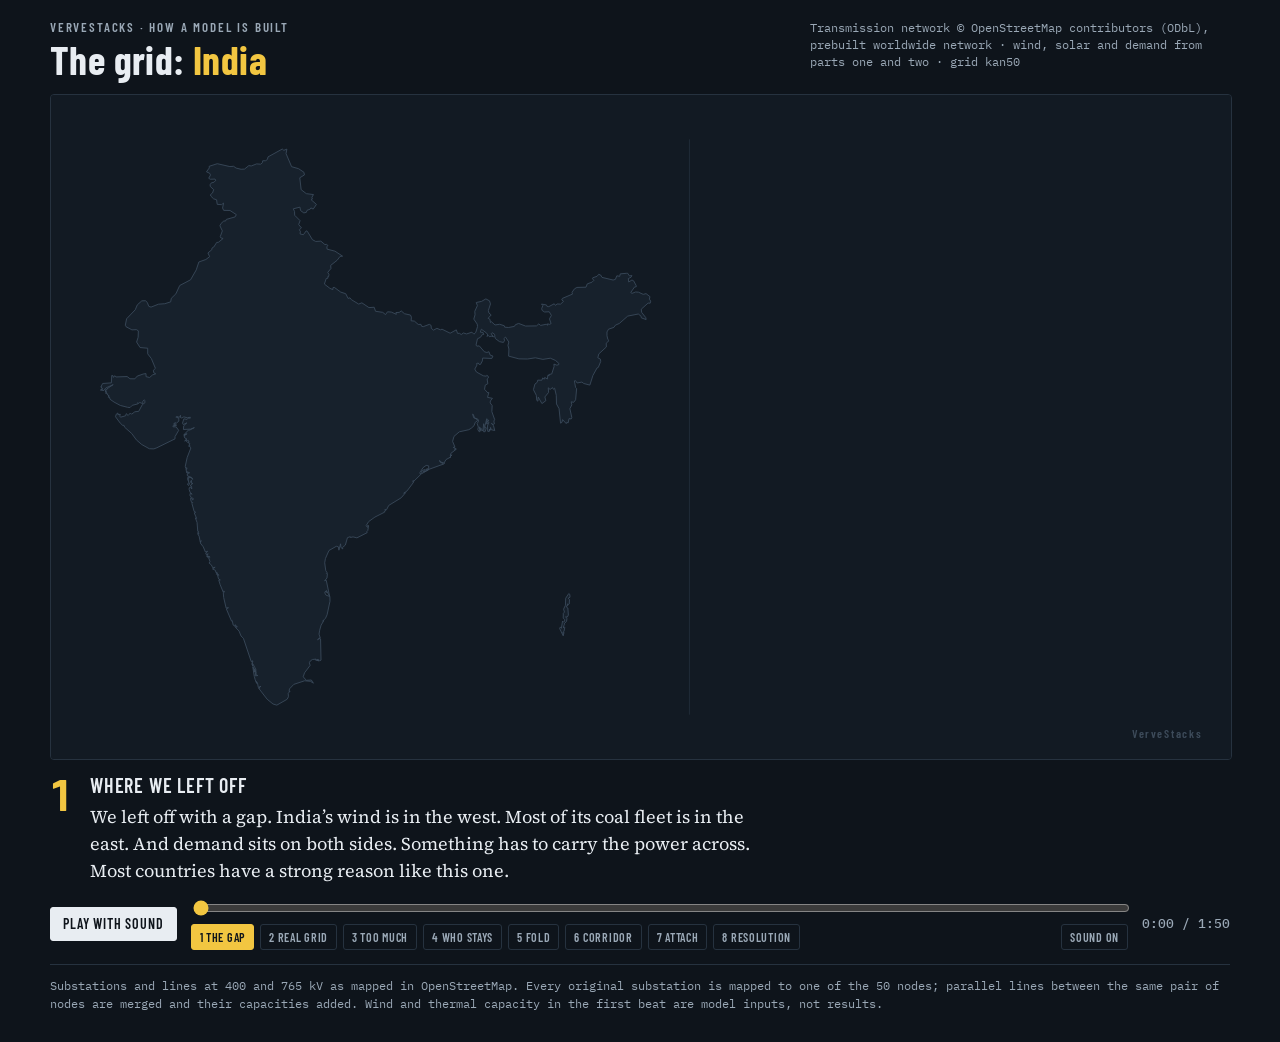
<file: docs/films/v/grid_IND.html>
<!doctype html>
<html lang="en"><head><meta charset="utf-8"><meta name="viewport" content="width=device-width, initial-scale=1, viewport-fit=cover"><style>html{color-scheme:dark}body{margin:0}[hidden]{display:none!important}</style></head><body>
<title>India's Power Grid</title>
<link rel="stylesheet" href="../f/fonts.css">
<style>
/* Layout: a 16:9 film stage (map left, data panel right) with subtitle-style narration and transport controls beneath. Single dark look on purpose: it is a film. */
:root{
  --ground:#0e141b;      /* page */
  --stage:#121a23;       /* canvas ground */
  --ink:#e8edf2;         /* primary text */
  --ink-2:#9aa8b6;       /* secondary text */
  --rule:#26323f;        /* hairlines */
  --signal:#f2c641;      /* accent = solar yellow, the hero of the story */
  --capture:#ff6fb5;     /* CCS retrofit marker */
  --f-display:"Barlow Condensed","Arial Narrow",Arial,sans-serif;
  --f-body:"Source Serif 4",Georgia,serif;
  --f-data:"IBM Plex Mono",ui-monospace,Menlo,monospace;
  color-scheme:dark;
}
html,body{background:var(--ground);color:var(--ink)}
body{font-family:var(--f-body)}
.wrap{max-width:1180px;margin:0 auto;padding-inline:16px;padding-block:20px 28px;display:grid;gap:14px}
header{display:flex;flex-wrap:wrap;align-items:baseline;justify-content:space-between;gap:6px 24px}
.eyebrow{font:600 13px/1 var(--f-display);letter-spacing:.14em;text-transform:uppercase;color:var(--ink-2)}
h1{margin:4px 0 0;font:700 clamp(26px,4vw,40px)/1.05 var(--f-display);letter-spacing:.01em;text-wrap:balance}
h1 span{color:var(--signal)}
.src{font:400 12px/1.4 var(--f-data);color:var(--ink-2);max-width:420px}
.stage{position:relative;width:100%;aspect-ratio:16/9;max-width:100%;background:var(--stage);border:1px solid var(--rule);border-radius:4px;overflow:hidden}
canvas{display:block;width:100%;height:100%}
.caption{display:grid;grid-template-columns:auto 1fr;gap:4px 18px;align-items:start;min-height:96px}
.beatno{font:700 44px/0.9 var(--f-display);color:var(--signal);font-variant-numeric:tabular-nums}
.captext{min-width:0}
.beattitle{font:600 20px/1.15 var(--f-display);letter-spacing:.04em;text-transform:uppercase}
.narr{margin:6px 0 0;font:400 18px/1.5 var(--f-body);color:var(--ink);max-width:68ch}
.controls{display:grid;grid-template-columns:auto 1fr auto;gap:10px 14px;align-items:center}
button{font:600 14px/1 var(--f-display);letter-spacing:.06em;text-transform:uppercase;color:var(--ink);background:transparent;border:1px solid var(--rule);border-radius:3px;padding:9px 12px;cursor:pointer}
button:hover{border-color:var(--ink-2)}
button:focus-visible,input:focus-visible{outline:2px solid var(--signal);outline-offset:2px}
#play{min-width:84px;background:var(--ink);color:var(--ground);border-color:var(--ink)}
.track{display:grid;gap:6px;min-width:0}
input[type=range]{width:100%;accent-color:var(--signal)}
.chips{display:flex;flex-wrap:wrap;gap:6px}
.chips button{padding:6px 8px;font-size:12px;color:var(--ink-2)}
.chips button[aria-current="true"]{color:var(--ground);background:var(--signal);border-color:var(--signal)}
.time{font:500 13px/1 var(--f-data);color:var(--ink-2);font-variant-numeric:tabular-nums}
.foot{font:400 12px/1.55 var(--f-data);color:var(--ink-2);border-top:1px solid var(--rule);padding-top:12px}
@media (max-width:640px){
  .controls{grid-template-columns:auto 1fr}
  .time{grid-column:2;justify-self:end}
  .track{grid-column:1/-1;order:3}
  .narr{font-size:16px}
  .beatno{font-size:34px}
}
</style>

<div class="wrap">
  <header>
    <div>
      <div class="eyebrow">VerveStacks · how a model is built</div>
      <h1>The grid: <span>India</span></h1>
    </div>
    <div class="src">Transmission network © OpenStreetMap contributors (ODbL), prebuilt worldwide network · wind, solar and demand from parts one and two · grid kan50</div>
  </header>

  <div class="stage"><canvas id="cv" aria-label="Animated explainer of how VerveStacks simplifies India's transmission grid from 348 substations to 50 nodes"></canvas></div>

  <div class="caption" aria-live="polite">
    <div class="beatno" id="beatno">1</div>
    <div class="captext">
      <div class="beattitle" id="beattitle">Where we left off</div>
      <p class="narr" id="narr"></p>
    </div>
  </div>

  <div class="controls">
    <button id="play" type="button">Pause</button>
    <div class="track">
      <input id="scrub" type="range" min="0" max="110.88" step="0.05" value="0" aria-label="Timeline">
      <div class="chips" id="chips"></div>
    </div>
    <div class="time" id="time">0:00 / 1:50</div>
  </div>

  <div class="foot">Substations and lines at 400 and 765 kV as mapped in OpenStreetMap. Every original substation is mapped to one of the 50 nodes; parallel lines between the same pair of nodes are merged and their capacities added. Wind and thermal capacity in the first beat are model inputs, not results.</div>
</div>

<script>
const D = {"outline":[[[77.8,35.495],[77.883,35.431],[78.044,35.492],[78.001,35.269],[78.296,34.625],[78.665,34.526],[78.951,34.349],[78.976,34.217],[78.73,34.079],[78.801,33.494],[79.075,33.296],[79.456,33.25],[79.373,33.112],[79.399,33.027],[79.334,32.994],[79.614,32.765],[79.443,32.535],[79.32,32.592],[79.287,32.533],[79.113,32.472],[79.075,32.371],[78.943,32.346],[78.771,32.462],[78.737,32.63],[78.385,32.548],[78.452,32.417],[78.458,32.23],[78.745,31.964],[78.671,31.771],[78.819,31.607],[78.7,31.51],[78.763,31.445],[78.745,31.308],[78.921,31.27],[79.07,31.461],[79.131,31.438],[79.402,31.024],[79.578,30.938],[79.85,30.954],[80.063,30.785],[80.157,30.793],[80.225,30.734],[80.167,30.674],[80.18,30.559],[80.596,30.46],[81.003,30.213],[80.868,30.2],[80.716,30.013],[80.369,29.758],[80.385,29.605],[80.214,29.417],[80.28,29.31],[80.258,29.202],[80.219,29.211],[80.221,29.126],[80.133,29.11],[80.036,28.837],[80.33,28.627],[80.488,28.562],[80.488,28.656],[80.556,28.679],[80.905,28.441],[81.17,28.361],[81.296,28.128],[81.396,28.161],[81.473,28.066],[81.856,27.851],[82.027,27.912],[82.402,27.677],[82.68,27.694],[82.752,27.495],[83.133,27.444],[83.282,27.331],[83.387,27.47],[83.59,27.457],[83.855,27.345],[83.834,27.434],[84.008,27.441],[84.117,27.513],[84.289,27.376],[84.607,27.31],[84.658,27.203],[84.64,27.028],[84.817,27.011],[85.019,26.846],[85.162,26.851],[85.195,26.759],[85.287,26.737],[85.609,26.851],[85.702,26.797],[85.713,26.653],[85.829,26.566],[86.011,26.654],[86.196,26.583],[86.284,26.612],[86.714,26.415],[87.041,26.58],[87.106,26.405],[87.219,26.408],[87.3,26.346],[87.416,26.427],[87.587,26.378],[87.87,26.465],[87.975,26.367],[88.074,26.454],[88.169,26.744],[88.151,26.863],[87.969,27.111],[88.035,27.323],[88.023,27.495],[88.16,27.774],[88.1,27.928],[88.379,27.983],[88.61,28.106],[88.803,28.011],[88.855,27.859],[88.742,27.532],[88.774,27.409],[88.892,27.316],[88.73,27.151],[88.828,27.098],[88.852,26.945],[88.907,26.981],[89.097,26.821],[89.342,26.854],[89.586,26.784],[89.61,26.712],[89.814,26.696],[90.127,26.751],[90.177,26.832],[90.349,26.897],[90.717,26.767],[91.297,26.775],[91.42,26.872],[91.521,26.798],[91.825,26.858],[91.879,26.803],[91.893,26.881],[91.975,26.847],[92.073,26.888],[91.988,27.122],[92.089,27.292],[91.975,27.472],[91.727,27.46],[91.604,27.532],[91.573,27.62],[91.636,27.783],[91.564,27.851],[91.827,27.808],[91.865,27.73],[91.952,27.725],[92.24,27.865],[92.304,27.786],[92.393,27.856],[92.575,27.848],[92.736,27.986],[92.639,28.057],[92.679,28.133],[93.208,28.341],[93.186,28.432],[93.317,28.603],[93.446,28.672],[93.928,28.683],[93.992,28.845],[94.25,28.933],[94.347,29.024],[94.271,29.098],[94.288,29.148],[94.515,29.221],[94.6,29.317],[94.704,29.285],[94.777,29.167],[95.367,29.036],[95.488,29.069],[95.564,29.246],[95.717,29.218],[95.745,29.34],[96.075,29.369],[96.142,29.368],[96.235,29.241],[96.366,29.257],[96.316,29.172],[96.175,29.109],[96.195,28.941],[96.367,29.037],[96.458,28.995],[96.593,28.758],[96.598,28.71],[96.501,28.688],[96.302,28.421],[96.37,28.378],[96.562,28.447],[96.717,28.437],[96.966,28.33],[97.116,28.367],[97.323,28.217],[97.293,28.095],[97.362,27.995],[97.334,27.894],[97.223,27.9],[96.862,27.599],[96.881,27.444],[97.101,27.183],[97.119,27.087],[96.865,27.172],[96.854,27.249],[96.705,27.361],[96.143,27.258],[95.699,26.896],[95.49,26.811],[95.411,26.702],[95.123,26.612],[95.041,26.476],[95.042,26.288],[95.088,26.104],[95.151,26.05],[95.001,25.922],[95.009,25.737],[94.608,25.395],[94.553,25.204],[94.689,25.139],[94.709,25.026],[94.582,24.73],[94.516,24.705],[94.295,24.333],[94.132,23.857],[93.804,23.936],[93.711,24.005],[93.457,23.96],[93.368,24.078],[93.31,24.064],[93.375,23.739],[93.43,23.68],[93.375,23.13],[93.273,23.006],[93.14,23.032],[93.176,22.882],[93.071,22.693],[93.174,22.259],[93.142,22.187],[93.025,22.202],[92.979,21.995],[92.906,22.017],[92.877,21.957],[92.684,22.154],[92.651,22.019],[92.576,21.978],[92.496,22.696],[92.36,22.927],[92.349,23.354],[92.259,23.706],[92.194,23.648],[92.151,23.732],[92.019,23.64],[91.923,23.723],[91.941,23.495],[91.744,23.272],[91.796,23.089],[91.586,22.944],[91.394,23.263],[91.371,23.063],[91.314,23.101],[91.287,23.356],[91.136,23.63],[91.216,23.908],[91.339,23.995],[91.363,24.1],[91.582,24.096],[91.629,24.215],[91.704,24.143],[91.733,24.234],[91.877,24.158],[91.9,24.338],[91.972,24.316],[91.95,24.375],[92.108,24.406],[92.234,24.778],[92.223,24.891],[92.381,24.837],[92.478,24.864],[92.484,24.928],[92.304,25.074],[92.034,25.182],[91.639,25.124],[91.236,25.202],[90.822,25.142],[90.365,25.15],[89.819,25.285],[89.834,25.635],[89.783,25.814],[89.829,25.979],[89.653,26.223],[89.563,26.143],[89.611,26.072],[89.542,25.96],[89.335,25.999],[89.119,26.147],[89.069,26.287],[89.103,26.327],[89.044,26.381],[88.941,26.439],[88.891,26.386],[89.019,26.234],[88.876,26.277],[88.825,26.227],[88.748,26.293],[88.663,26.264],[88.712,26.328],[88.656,26.415],[88.373,26.612],[88.315,26.465],[88.461,26.454],[88.498,26.353],[88.432,26.362],[88.326,26.216],[88.164,26.14],[88.088,25.831],[88.128,25.775],[88.26,25.789],[88.53,25.5],[88.666,25.463],[88.772,25.502],[88.842,25.333],[88.985,25.285],[88.924,25.168],[88.441,25.19],[88.426,25.051],[88.323,24.875],[88.243,24.881],[88.202,24.945],[88.115,24.916],[88.141,24.845],[88.022,24.646],[88.11,24.501],[88.475,24.315],[88.635,24.294],[88.66,24.338],[88.738,24.287],[88.746,24.214],[88.678,24.154],[88.714,23.925],[88.578,23.855],[88.54,23.65],[88.719,23.468],[88.77,23.489],[88.697,23.252],[88.96,23.203],[88.851,23.075],[88.839,22.976],[88.945,22.848],[88.928,22.548],[89.078,22.151],[89.037,22.086],[89.061,21.938],[89.01,21.905],[88.905,21.969],[89.016,21.853],[89.083,21.617],[88.892,21.654],[88.859,21.767],[88.859,21.637],[88.806,21.623],[88.811,21.692],[88.791,21.568],[88.708,21.578],[88.695,21.84],[88.763,22.017],[88.709,22.072],[88.763,22.131],[88.695,22.082],[88.731,22.037],[88.69,21.946],[88.631,21.945],[88.683,22.185],[88.66,22.205],[88.567,21.851],[88.565,21.767],[88.633,21.75],[88.572,21.558],[88.488,21.557],[88.533,21.795],[88.496,21.952],[88.456,21.624],[88.393,21.6],[88.393,21.699],[88.331,21.719],[88.31,21.61],[88.298,21.764],[88.262,21.799],[88.306,21.572],[88.254,21.555],[88.182,21.665],[88.21,21.789],[88.147,21.959],[88.222,22.078],[88.198,22.168],[88.009,22.24],[87.94,22.413],[87.907,22.425],[87.965,22.245],[88.133,22.179],[88.164,22.09],[88.043,22.017],[87.984,21.854],[87.834,21.729],[87.704,21.656],[87.201,21.552],[86.918,21.327],[86.844,21.082],[86.966,20.806],[86.879,20.781],[86.987,20.752],[86.999,20.711],[86.94,20.698],[87.043,20.698],[86.751,20.489],[86.72,20.368],[86.81,20.415],[86.694,20.294],[86.755,20.314],[86.495,20.184],[86.391,20.02],[86.426,19.999],[86.209,20.067],[86.153,20.143],[86.168,20.073],[86.372,19.965],[85.48,19.666],[85.427,19.704],[85.577,19.746],[85.57,19.876],[85.44,19.896],[85.268,19.78],[85.103,19.53],[85.124,19.478],[85.233,19.554],[85.193,19.581],[85.248,19.656],[85.391,19.691],[85.378,19.615],[85.288,19.601],[85.331,19.576],[85.577,19.691],[85.18,19.475],[84.791,19.121],[84.739,19.148],[84.74,19.074],[84.78,19.097],[84.741,19.028],[84.424,18.636],[84.247,18.526],[84.35,18.553],[84.113,18.298],[83.452,17.923],[83.341,17.717],[83.247,17.716],[83.299,17.664],[83.213,17.635],[83.239,17.593],[82.719,17.349],[82.388,17.127],[82.253,16.929],[82.314,16.847],[82.362,16.859],[82.349,16.956],[82.367,16.909],[82.366,16.812],[82.338,16.678],[82.281,16.621],[82.307,16.58],[81.763,16.323],[81.557,16.373],[81.417,16.34],[81.411,16.383],[81.26,16.333],[81.15,15.97],[80.999,15.847],[81.013,15.778],[80.91,15.853],[80.896,16.031],[80.807,15.716],[80.776,15.884],[80.67,15.908],[80.28,15.701],[80.091,15.305],[80.053,15.093],[80.108,14.714],[80.178,14.606],[80.142,14.571],[80.197,14.565],[80.175,14.345],[80.047,14.207],[80.136,14.229],[80.314,13.441],[80.142,13.729],[80.136,13.619],[80.094,13.695],[80.053,13.619],[80.119,13.501],[80.327,13.43],[80.333,13.198],[80.18,12.533],[80.096,12.362],[79.944,12.218],[80.005,12.242],[79.862,12.022],[79.786,11.769],[79.752,11.577],[79.819,11.381],[79.75,11.374],[79.676,11.296],[79.759,11.358],[79.833,11.342],[79.857,10.293],[79.795,10.269],[79.757,10.309],[79.633,10.329],[79.614,10.31],[79.76,10.258],[79.557,10.299],[79.587,10.344],[79.398,10.325],[79.286,10.253],[79.236,10.167],[79.279,10.036],[78.981,9.667],[78.913,9.474],[79.075,9.3],[79.341,9.316],[79.454,9.159],[79.293,9.25],[78.989,9.278],[78.412,9.1],[78.183,8.877],[78.162,8.753],[78.215,8.765],[78.115,8.658],[78.128,8.488],[78.056,8.364],[77.511,8.076],[77.309,8.131],[76.996,8.368],[76.544,8.913],[76.621,8.925],[76.574,8.943],[76.668,9.007],[76.528,8.947],[76.483,9.172],[76.415,9.247],[76.443,9.145],[76.363,9.325],[76.312,9.493],[76.236,9.953],[76.251,9.963],[76.339,9.699],[76.333,9.871],[76.394,9.679],[76.357,9.521],[76.503,9.535],[76.407,9.569],[76.394,9.843],[76.245,10.102],[76.215,10.138],[76.243,9.987],[76.182,10.106],[76.24,10.239],[76.195,10.269],[76.202,10.2],[76.153,10.22],[75.736,11.372],[75.609,11.485],[75.506,11.727],[75.325,11.899],[75.308,11.932],[75.4,11.92],[75.393,11.975],[75.302,11.966],[75.304,12.043],[75.277,11.967],[75.194,12.022],[75.14,12.249],[75.105,12.221],[74.828,12.825],[74.941,12.879],[74.818,12.862],[74.689,13.382],[74.667,13.633],[74.736,13.654],[74.688,13.712],[74.66,13.66],[74.495,14.031],[74.429,14.24],[74.509,14.25],[74.415,14.301],[74.352,14.53],[74.428,14.476],[74.359,14.571],[74.301,14.527],[74.339,14.613],[74.276,14.61],[74.253,14.719],[74.096,14.793],[74.235,14.877],[74.112,14.846],[74.031,14.995],[73.913,15.079],[73.962,15.152],[73.891,15.343],[73.783,15.408],[73.968,15.374],[73.796,15.449],[73.866,15.538],[73.766,15.497],[73.737,15.572],[73.838,15.661],[73.718,15.627],[73.605,15.881],[73.447,16.069],[73.488,16.189],[73.447,16.114],[73.385,16.402],[73.303,16.533],[73.379,16.518],[73.315,16.599],[73.371,16.61],[73.312,16.645],[73.276,17.079],[73.187,17.306],[73.249,17.285],[73.126,17.557],[73.201,17.586],[73.121,17.626],[73.005,18.012],[73.043,18.067],[72.987,18.067],[72.927,18.224],[72.94,18.286],[73.057,18.186],[73.072,18.273],[72.977,18.295],[72.891,18.429],[72.925,18.536],[73.015,18.47],[72.91,18.559],[72.852,18.72],[72.866,18.799],[72.927,18.827],[72.995,18.731],[72.982,18.871],[72.897,18.894],[73.057,19.015],[72.988,18.999],[72.975,19.163],[72.821,18.903],[72.77,18.948],[72.824,19.054],[72.823,19.169],[72.782,19.16],[72.83,19.252],[72.775,19.205],[72.785,19.314],[72.973,19.294],[73.027,19.206],[73.05,19.218],[72.988,19.301],[72.763,19.38],[72.754,19.482],[72.879,19.532],[72.742,19.581],[72.756,19.519],[72.723,19.536],[72.687,19.725],[72.726,19.706],[72.733,19.78],[72.678,19.747],[72.649,19.852],[72.748,20.28],[72.947,20.759],[72.886,20.807],[72.9,20.868],[72.837,20.836],[72.888,20.983],[72.772,21.024],[72.85,21.048],[72.81,21.13],[72.7,21.075],[72.714,21.164],[72.615,21.106],[72.735,21.199],[72.618,21.253],[72.587,21.341],[72.646,21.363],[72.565,21.386],[72.747,21.453],[72.584,21.417],[72.823,21.644],[72.89,21.641],[73.132,21.758],[72.927,21.685],[72.55,21.667],[72.567,21.849],[72.735,21.994],[72.543,21.911],[72.502,21.976],[72.575,22.195],[72.748,22.164],[72.812,22.234],[72.916,22.223],[72.917,22.271],[72.757,22.244],[72.574,22.288],[72.466,22.233],[72.392,22.253],[72.397,22.367],[72.328,22.261],[72.24,22.302],[72.149,22.278],[72.24,22.288],[72.239,22.239],[72.306,22.23],[72.308,22.079],[72.173,21.976],[72.097,22.007],[72.102,21.945],[72.029,21.939],[72.157,21.926],[72.169,21.841],[72.058,21.899],[72.105,21.836],[72.004,21.858],[71.996,21.8],[72.166,21.794],[72.299,21.626],[72.105,21.315],[72.105,21.205],[71.141,20.766],[70.982,20.71],[70.74,20.718],[70.337,20.927],[70.054,21.153],[69.809,21.466],[69.427,21.781],[69.391,21.877],[69.336,21.862],[69.198,21.98],[68.945,22.295],[68.983,22.419],[69.074,22.482],[69.072,22.399],[69.202,22.415],[69.17,22.328],[69.212,22.274],[69.48,22.342],[69.516,22.448],[69.616,22.356],[69.733,22.48],[69.795,22.419],[69.973,22.541],[70.178,22.562],[70.375,22.903],[70.505,22.98],[70.503,23.104],[70.467,23.13],[70.399,23.069],[70.392,22.941],[70.233,23.0],[70.163,22.949],[70.131,22.994],[70.135,22.93],[69.833,22.858],[69.716,22.747],[69.586,22.761],[69.202,22.852],[68.866,23.02],[68.654,23.158],[68.623,23.268],[68.552,23.26],[68.607,23.326],[68.521,23.369],[68.536,23.421],[68.424,23.446],[68.486,23.514],[68.437,23.549],[68.412,23.495],[68.409,23.621],[68.491,23.619],[68.469,23.659],[68.822,23.878],[68.428,23.714],[68.327,23.587],[68.143,23.613],[68.276,23.666],[68.209,23.696],[68.198,23.775],[68.164,23.758],[68.264,23.936],[68.724,23.965],[68.747,24.331],[68.799,24.329],[68.839,24.236],[68.904,24.321],[68.963,24.257],[69.563,24.277],[69.715,24.169],[69.972,24.165],[70.098,24.299],[70.416,24.402],[70.563,24.424],[70.568,24.273],[70.755,24.231],[70.918,24.362],[71.083,24.412],[70.977,24.465],[70.955,24.585],[71.064,24.683],[70.849,25.163],[70.654,25.397],[70.654,25.674],[70.249,25.708],[70.065,25.98],[70.147,26.217],[70.158,26.53],[70.056,26.589],[69.816,26.58],[69.504,26.735],[69.465,26.808],[69.534,27.126],[69.994,27.571],[70.102,27.812],[70.342,28.011],[70.535,28.016],[70.633,27.932],[70.71,27.741],[70.832,27.701],[71.226,27.845],[71.561,27.869],[71.874,27.96],[71.908,28.136],[72.15,28.354],[72.355,28.767],[72.93,29.048],[73.233,29.537],[73.37,29.927],[73.74,30.048],[73.944,30.188],[73.852,30.373],[74.058,30.531],[74.067,30.611],[74.164,30.665],[74.319,30.893],[74.401,30.893],[74.659,31.084],[74.537,31.115],[74.506,31.175],[74.617,31.459],[74.489,31.711],[74.55,31.827],[74.698,31.95],[74.784,31.943],[74.829,32.025],[75.295,32.149],[75.359,32.262],[75.024,32.466],[74.689,32.471],[74.63,32.588],[74.685,32.831],[74.574,32.753],[74.346,32.767],[74.311,32.994],[74.154,33.04],[74.002,33.178],[73.992,33.253],[74.096,33.328],[74.158,33.494],[73.977,33.648],[73.966,33.735],[74.035,33.829],[74.178,33.858],[74.272,33.962],[74.228,34.013],[73.977,34.005],[73.894,34.054],[73.991,34.219],[73.938,34.304],[73.775,34.371],[73.926,34.565],[73.919,34.643],[74.349,34.773],[75.018,34.63],[75.213,34.645],[75.348,34.557],[75.612,34.498],[75.796,34.508],[76.023,34.677],[76.155,34.662],[76.438,34.763],[76.653,34.747],[76.744,34.819],[76.758,34.915],[76.921,34.921],[77.013,34.986],[77.042,35.107],[77.8,35.495]],[[93.053,13.284],[93.037,13.062],[92.979,13.03],[92.937,13.067],[92.953,12.971],[92.905,12.982],[92.876,12.917],[92.964,12.865],[92.991,12.519],[92.936,12.42],[92.847,12.434],[92.915,12.338],[92.894,12.205],[92.757,12.077],[92.793,12.036],[92.741,11.984],[92.737,11.879],[92.762,11.94],[92.799,11.899],[92.76,11.709],[92.684,11.65],[92.697,11.611],[92.761,11.664],[92.717,11.494],[92.525,11.857],[92.571,11.933],[92.618,11.866],[92.682,12.22],[92.728,12.173],[92.793,12.208],[92.793,12.296],[92.718,12.362],[92.722,12.599],[92.783,12.665],[92.737,12.807],[92.835,13.002],[92.847,13.345],[93.012,13.578],[93.066,13.537],[93.078,13.397],[92.977,13.345],[93.053,13.284]]],"proj":{"lon":82.75,"lat":21.79,"kx":0.9286,"s":27.5},"raw":{"b":[[83.717,26.073,765,46,3,0],[83.708,25.128,765,46,3,0],[80.55,26.567,765,31,3,0],[77.721,29.134,765,0,2,1],[78.227,26.113,765,1,1,1],[79.537,22.131,765,12,3,0],[78.256,24.217,765,2,1,1],[80.713,24.574,765,3,1,1],[82.81,24.196,765,26,3,0],[78.493,20.669,765,4,2,1],[82.149,22.23,765,15,3,0],[84.948,24.625,765,5,1,1],[75.904,22.908,765,6,1,1],[78.799,14.383,765,7,1,1],[76.938,28.534,765,23,3,0],[85.061,23.308,765,48,3,0],[78.071,27.085,765,31,3,0],[76.051,17.608,765,8,2,1],[81.019,27.045,765,31,3,0],[80.853,25.957,765,3,3,0],[76.158,28.72,765,0,3,0],[76.399,25.098,765,18,3,0],[81.351,21.372,765,9,2,1],[82.488,21.96,765,15,3,0],[83.348,21.856,765,16,3,0],[77.155,20.627,765,4,3,0],[78.178,15.673,765,10,2,1],[79.901,14.249,765,35,3,0],[75.488,19.769,765,11,1,1],[75.626,19.708,765,11,3,0],[74.772,21.089,765,11,3,0],[79.767,23.137,765,12,1,1],[85.152,20.736,765,13,2,1],[82.622,23.979,765,26,3,0],[73.377,22.317,765,14,2,1],[79.244,13.044,765,35,3,0],[79.476,28.545,765,31,3,0],[83.349,22.136,765,15,3,0],[82.762,22.272,765,15,1,1],[83.981,22.092,765,16,2,1],[77.046,13.481,765,21,3,0],[80.05,26.387,765,31,3,0],[77.447,23.402,765,17,0,1],[75.665,26.651,765,18,2,1],[75.146,30.784,765,19,2,1],[77.286,16.201,765,20,2,1],[78.031,12.133,765,21,2,1],[78.787,21.382,765,4,3,0],[79.963,21.412,765,9,3,0],[84.451,18.807,765,13,3,0],[82.055,17.092,765,22,2,1],[82.691,25.28,765,46,3,0],[77.724,28.739,765,0,3,0],[77.698,28.196,765,23,1,1],[81.654,25.199,765,3,3,0],[82.294,22.137,765,15,3,0],[78.647,24.802,765,2,3,0],[78.414,27.027,765,31,3,0],[78.0,9.128,765,38,3,0],[74.22,16.632,765,24,0,1],[74.165,18.718,765,25,3,0],[78.265,18.606,765,33,3,0],[78.53,17.056,765,10,3,0],[73.212,19.408,765,25,2,1],[82.576,23.949,765,26,1,1],[81.001,21.308,765,9,3,0],[78.871,22.861,765,12,3,0],[83.891,21.968,765,16,3,0],[79.484,11.274,765,21,3,0],[77.73,27.975,765,23,3,0],[79.271,25.9,765,1,3,0],[76.357,18.608,765,8,3,0],[74.457,26.29,765,27,2,1],[73.382,28.249,765,37,3,0],[74.218,24.611,765,28,2,1],[72.071,27.419,765,37,3,0],[69.593,23.452,765,29,2,1],[72.0,24.138,765,28,3,0],[76.026,22.201,765,6,3,0],[78.993,11.912,765,21,3,0],[87.38,22.691,765,30,0,1],[78.933,27.22,765,31,1,1],[88.54,23.018,765,32,0,1],[78.864,20.403,765,33,2,1],[80.295,13.21,765,35,3,0],[79.947,16.215,765,34,2,1],[71.275,26.708,765,37,3,0],[80.321,13.246,765,35,0,1],[75.708,28.034,765,18,3,0],[69.157,23.363,765,36,2,1],[70.596,23.393,765,29,3,0],[72.482,27.512,765,37,1,1],[78.002,9.449,765,38,0,1],[79.424,17.817,765,34,3,0],[78.826,27.493,765,31,3,0],[69.34,24.098,765,29,3,0],[77.955,28.939,765,0,3,0],[79.176,28.701,765,31,3,0],[82.78,22.257,765,15,3,0],[75.139,32.762,765,39,0,1],[81.471,24.23,765,3,3,0],[80.58,24.829,765,3,3,0],[81.491,24.229,765,3,3,0],[81.396,24.257,765,3,3,0],[79.357,25.434,765,1,3,0],[80.509,24.95,765,3,3,0],[81.384,24.275,765,3,3,0],[80.716,24.515,765,3,3,0],[80.732,24.484,765,3,3,0],[80.85,24.237,765,3,3,0],[81.476,24.12,765,3,3,0],[81.886,24.076,765,26,3,0],[80.661,24.576,765,3,3,0],[77.696,27.905,765,23,3,0],[75.853,22.915,765,6,3,0],[77.143,26.398,765,1,3,0],[74.015,22.634,765,14,3,0],[80.476,24.974,765,3,3,0],[78.894,25.725,765,1,3,0],[80.54,24.895,765,3,3,0],[79.326,25.453,765,1,3,0],[80.589,24.8,765,3,3,0],[78.47,25.933,765,1,3,0],[78.282,26.067,765,1,3,0],[78.488,25.924,765,1,3,0],[79.01,25.692,765,1,3,0],[84.997,20.789,765,40,2,1],[82.233,24.034,765,26,3,0],[80.89,24.078,765,3,3,0],[80.898,24.106,765,3,3,0],[81.245,24.026,765,3,3,0],[82.164,24.012,765,26,3,0],[82.124,24.007,765,26,3,0],[82.024,24.039,765,26,3,0],[81.973,24.055,765,26,3,0],[81.914,24.066,765,26,3,0],[81.387,24.097,765,3,3,0],[81.455,24.12,765,3,3,0],[82.049,24.031,765,26,3,0],[80.868,24.179,765,3,3,0],[81.06,24.018,765,3,3,0],[81.16,24.029,765,3,3,0],[81.038,24.008,765,3,3,0],[82.448,23.952,765,26,3,0],[77.207,26.349,765,1,3,0],[77.32,26.305,765,1,3,0],[77.301,26.309,765,1,3,0],[78.001,26.354,765,1,3,0],[74.068,22.632,765,14,3,0],[74.104,22.678,765,14,3,0],[84.13,21.557,765,16,3,0],[84.113,21.344,765,16,3,0],[83.981,22.054,765,16,3,0],[81.509,25.354,765,3,3,0],[76.985,26.505,765,1,3,0],[77.059,26.483,765,1,3,0],[80.903,24.025,765,3,3,0],[80.915,24.03,765,3,3,0],[80.872,24.064,765,3,3,0],[80.065,26.74,765,31,3,0],[80.107,26.734,765,31,3,0],[79.962,26.77,765,31,3,0],[76.832,28.251,765,23,3,0],[77.02,28.178,765,23,3,0],[76.816,28.257,765,23,3,0],[76.882,28.483,765,23,3,0],[79.292,26.552,765,31,3,0],[78.818,26.812,765,31,3,0],[79.33,26.51,765,31,3,0],[84.839,20.82,765,40,3,0],[84.812,20.811,765,40,3,0],[84.882,20.845,765,40,3,0],[85.133,20.722,765,13,3,0],[82.73,25.272,765,46,3,0],[82.693,25.299,765,46,3,0],[75.693,27.794,765,18,3,0],[78.839,26.79,765,31,3,0],[78.427,26.985,765,31,3,0],[82.338,22.158,765,15,3,0],[74.271,19.234,765,25,3,0],[78.809,25.518,765,1,3,0],[79.259,26.438,765,31,3,0],[78.816,25.524,765,1,3,0],[78.712,25.388,765,1,3,0],[78.722,25.342,765,1,3,0],[73.396,22.328,765,14,3,0],[79.663,23.232,765,12,3,0],[83.051,22.185,765,15,3,0],[79.26,26.425,765,31,3,0],[79.032,25.68,765,1,3,0],[79.044,25.687,765,1,3,0],[82.116,22.2,765,15,3,0],[82.126,22.213,765,15,3,0],[79.0,22.864,765,12,3,0],[80.013,23.507,765,12,3,0],[83.943,22.093,765,16,3,0],[82.391,23.94,765,26,3,0],[82.386,23.949,765,26,3,0],[79.024,14.78,765,7,3,0],[78.708,14.505,765,7,3,0],[81.895,17.16,765,22,3,0],[77.807,27.917,765,23,3,0],[81.918,17.15,765,22,3,0],[72.26,27.161,765,37,3,0],[72.306,27.15,765,37,3,0],[72.288,27.126,765,37,3,0],[72.308,27.136,765,37,3,0],[71.559,26.858,765,37,3,0],[71.306,26.639,765,37,3,0],[72.113,26.803,765,37,3,0],[77.884,9.915,765,38,3,0],[77.661,10.617,765,38,3,0],[77.854,10.526,765,38,3,0],[77.602,10.678,765,38,3,0],[76.934,27.878,765,23,3,0],[77.051,27.851,765,23,3,0],[72.458,27.494,765,37,3,0],[72.169,26.83,765,37,3,0],[77.785,28.798,765,0,3,0],[78.486,30.254,765,41,0,1],[75.965,28.149,765,18,3,0],[75.852,16.552,765,8,3,0],[82.79,24.207,765,26,3,0],[76.038,28.158,765,18,3,0],[81.659,25.258,765,3,3,0],[81.623,25.305,765,3,3,0],[80.878,25.744,765,3,3,0],[80.579,25.947,765,3,3,0],[80.348,26.194,765,3,3,0],[80.398,26.155,765,3,3,0],[79.739,26.59,765,31,3,0],[79.535,26.772,765,31,3,0],[79.428,26.844,765,31,3,0],[79.271,26.951,765,31,3,0],[80.376,26.172,765,3,3,0],[78.559,28.084,765,23,3,0],[78.435,28.001,765,23,3,0],[78.482,28.02,765,23,3,0],[78.533,28.048,765,23,3,0],[80.738,24.469,765,3,3,0],[79.999,26.401,765,31,3,0],[74.234,22.688,765,14,3,0],[78.939,25.706,765,1,3,0],[82.207,24.023,765,26,3,0],[82.763,22.221,765,15,3,0],[84.149,21.628,765,16,3,0],[81.247,25.52,765,3,3,0],[84.223,21.064,765,40,3,0],[79.977,26.76,765,31,3,0],[79.64,26.94,765,31,3,0],[76.99,28.205,765,23,3,0],[74.17,18.704,765,25,3,0],[79.093,27.158,765,31,3,0],[78.444,26.965,765,31,3,0],[81.658,25.215,765,3,3,0],[79.141,27.072,765,31,3,0],[82.795,24.025,765,26,3,0],[78.702,14.549,765,7,3,0],[80.184,25.98,765,3,3,0],[71.407,26.677,765,37,3,0],[72.102,26.798,765,37,3,0],[72.161,26.822,765,37,3,0],[77.905,9.861,765,38,3,0],[77.897,9.877,765,38,3,0],[77.844,9.99,765,38,3,0],[75.458,27.51,765,18,3,0],[76.947,27.876,765,23,3,0],[77.063,27.848,765,23,3,0],[76.296,28.36,765,23,3,0],[81.639,25.294,765,3,3,0],[80.593,25.938,765,3,3,0],[80.485,26.101,765,3,3,0],[79.791,26.485,765,31,3,0],[80.458,26.113,765,3,3,0],[79.69,26.652,765,31,3,0],[79.475,26.799,765,31,3,0],[79.329,26.911,765,31,3,0],[79.268,26.964,765,31,3,0],[78.419,27.984,765,23,3,0],[78.441,28.008,765,23,3,0],[78.514,28.038,765,23,3,0],[88.466,26.65,400,49,3,0],[92.769,26.874,400,42,1,1],[90.372,26.459,400,43,1,1],[92.721,24.827,400,44,2,1],[93.794,27.258,400,42,3,0],[94.343,26.622,400,42,3,0],[92.781,26.145,400,42,3,0],[90.369,26.442,400,43,3,0],[92.68,27.166,400,42,3,0],[92.659,23.77,400,44,3,0],[93.872,24.783,400,44,3,0],[94.045,25.819,400,44,3,0],[91.552,26.064,400,43,3,0],[93.218,26.743,400,42,3,0],[93.894,26.953,400,42,3,0],[91.442,23.499,400,44,3,0],[89.476,26.462,400,43,3,0],[91.524,26.052,400,43,3,0],[94.257,27.548,400,42,3,0],[93.9,26.962,400,42,3,0],[91.866,26.081,400,42,3,0],[91.979,24.081,400,44,3,0],[83.716,26.073,400,46,3,0],[85.368,26.067,400,45,3,0],[85.183,25.499,400,45,3,0],[87.484,25.749,400,49,3,0],[85.747,25.491,400,45,3,0],[85.509,25.163,400,45,1,1],[83.708,25.128,400,46,3,0],[86.87,23.822,400,47,2,1],[85.763,23.724,400,48,2,1],[83.222,26.755,400,46,3,0],[87.265,25.232,400,49,1,1],[84.947,24.625,400,5,3,0],[85.566,24.392,400,5,3,0],[84.089,24.71,400,46,3,0],[87.898,24.769,400,49,3,0],[82.69,25.28,400,46,3,0],[85.929,26.084,400,45,3,0],[86.082,25.112,400,45,3,0],[87.867,26.108,400,49,3,0],[84.153,24.777,400,46,3,0],[84.222,23.978,400,5,3,0],[84.654,26.515,400,45,3,0],[84.764,23.718,400,5,3,0],[85.106,25.399,400,45,3,0],[85.459,26.53,400,45,3,0],[86.547,25.937,400,49,3,0],[83.11,25.424,400,46,3,0],[85.725,25.472,400,45,3,0],[85.773,25.485,400,45,3,0],[85.142,24.313,400,5,3,0],[85.171,25.495,400,45,3,0],[85.021,24.455,400,5,3,0],[83.721,25.139,400,46,3,0],[87.887,26.098,400,49,3,0],[87.0,24.923,400,49,3,0],[84.951,24.605,400,5,3,0],[87.243,25.174,400,49,3,0],[88.415,27.256,400,43,3,0],[86.573,26.077,400,49,3,0],[87.889,24.746,400,49,3,0],[88.08,25.023,400,49,3,0],[87.751,24.652,400,49,3,0],[85.951,26.945,400,45,3,0],[85.966,26.935,400,45,3,0],[86.56,26.078,400,49,3,0]],"l":[[4,16,765,5512,126.3],[4,6,765,5512,234.2],[20,3,765,5512,183.5],[44,20,765,5512,258.4],[1,11,765,5512,139.6],[36,18,765,5512,233.4],[12,6,765,5512,340.1],[5,10,765,5512,343.9],[6,5,765,5512,270.4],[4,6,765,5512,233.8],[6,7,765,5512,292.6],[7,6,765,5512,290.1],[7,106,765,5512,95.1],[9,5,765,5512,272.6],[9,5,765,5512,279.6],[5,10,765,5512,344.7],[10,55,765,5512,20.9],[10,55,765,5512,21.2],[19,174,765,5512,213.6],[0,11,765,5512,211.1],[99,44,765,5512,281.0],[14,16,765,5512,241.8],[29,25,765,5512,237.8],[100,103,765,5512,9.4],[101,119,765,5512,7.7],[102,33,765,5512,131.3],[7,106,765,5512,96.8],[103,100,765,5512,8.9],[102,33,765,5512,131.3],[104,117,765,5512,121.7],[105,119,765,11024,7.0],[106,103,765,11024,2.7],[19,16,765,5512,315.6],[20,14,765,5512,81.3],[4,16,765,5512,126.5],[25,47,765,5512,240.2],[41,51,765,11024,308.6],[7,107,765,11024,6.9],[107,108,765,5512,3.7],[108,239,765,11024,1.7],[7,112,765,11024,8.9],[109,239,765,5512,30.2],[110,111,765,5512,44.8],[111,110,765,5512,44.0],[112,121,765,5512,28.8],[100,102,765,11024,2.1],[108,107,765,5512,3.8],[113,240,765,5512,287.5],[43,21,765,5512,204.4],[43,21,765,5512,202.6],[43,154,765,5512,141.9],[43,175,765,5512,151.8],[4,6,765,5512,233.2],[114,12,765,11024,5.7],[115,155,765,5512,16.4],[24,22,765,11024,259.4],[22,23,765,11024,165.1],[24,37,765,11024,49.1],[44,3,765,5512,313.5],[47,48,765,5512,138.2],[47,48,765,5512,141.6],[9,22,765,11024,390.3],[28,9,765,11024,381.5],[28,9,765,11024,380.4],[30,28,765,5512,178.8],[45,26,765,5512,108.1],[26,27,765,11024,287.8],[116,185,765,5512,88.0],[116,148,765,11024,6.4],[12,42,765,5512,191.2],[114,241,765,5512,213.5],[25,47,765,5512,240.1],[29,25,765,5512,238.2],[104,120,765,11024,3.6],[101,121,765,11024,3.7],[117,105,765,5512,4.2],[118,242,765,11024,4.8],[119,101,765,5512,7.6],[4,123,765,11024,8.9],[117,104,765,5512,126.4],[120,125,765,5512,39.8],[120,125,765,5512,39.2],[121,112,765,5512,28.5],[122,123,765,5512,21.9],[123,122,765,5512,21.8],[42,31,765,5512,261.4],[6,31,765,5512,224.0],[118,124,765,5512,44.7],[124,118,765,5512,45.1],[125,242,765,5512,7.2],[125,242,765,5512,7.3],[122,124,765,11024,1.9],[126,172,765,5512,18.3],[32,172,765,11024,3.3],[11,173,765,5512,260.5],[41,240,765,11024,8.0],[127,243,765,5512,3.4],[128,129,765,5512,4.3],[129,128,765,5512,4.4],[130,141,765,11024,10.0],[64,33,765,5512,7.2],[131,132,765,5512,4.6],[132,131,765,5512,4.5],[133,134,765,5512,5.2],[134,133,765,5512,5.2],[135,134,765,5512,6.8],[134,135,765,5512,6.7],[64,143,765,5512,14.4],[64,143,765,5512,14.1],[136,137,765,5512,8.5],[132,138,765,5512,8.3],[137,136,765,5512,8.5],[138,132,765,5512,8.4],[129,139,765,5512,8.1],[139,129,765,5512,8.3],[133,138,765,11024,2.5],[140,141,765,5512,11.4],[141,140,765,5512,11.5],[109,139,765,11024,7.1],[140,142,765,11024,2.9],[130,136,765,5512,22.2],[142,157,765,5512,13.1],[136,130,765,5512,20.9],[142,157,765,5512,13.2],[143,127,765,11024,25.4],[110,137,765,11024,2.2],[109,239,765,5512,29.8],[111,135,765,11024,3.0],[127,243,765,5512,3.3],[131,243,765,11024,5.2],[34,30,765,5512,257.0],[144,146,765,5512,10.8],[145,147,765,5512,74.2],[115,144,765,11024,8.2],[146,144,765,5512,9.8],[145,146,765,11024,1.8],[147,4,765,11024,42.0],[147,145,765,5512,75.7],[148,149,765,5512,7.3],[149,241,765,11024,16.2],[23,244,765,5512,56.7],[98,38,765,11024,2.6],[23,24,765,5512,97.7],[38,244,765,11024,6.0],[10,244,765,5512,85.1],[150,151,765,5512,27.4],[151,150,765,5512,27.4],[152,245,765,5512,65.6],[152,245,765,5512,63.3],[152,39,765,11024,5.3],[150,245,765,11024,9.1],[153,246,765,5512,31.5],[151,247,765,11024,40.1],[154,155,765,11024,11.6],[155,115,765,5512,15.2],[156,158,765,5512,8.5],[156,158,765,5512,8.7],[157,156,765,11024,1.5],[158,128,765,11024,2.8],[159,248,765,5512,9.0],[160,2,765,5512,49.1],[161,249,765,5512,36.1],[14,165,765,11024,9.7],[162,250,765,5512,17.8],[163,250,765,11024,4.7],[164,162,765,11024,1.8],[165,164,765,5512,34.4],[17,251,765,5512,254.4],[81,252,765,5512,18.8],[166,176,765,5512,52.6],[166,176,765,5512,52.4],[167,253,765,5512,43.1],[168,166,765,11024,5.7],[167,253,765,5512,45.3],[169,170,765,11024,3.7],[170,247,765,5512,73.2],[13,35,765,11024,232.8],[32,49,765,11024,294.6],[38,187,765,11024,34.2],[171,126,765,11024,15.3],[172,126,765,5512,17.7],[45,26,765,5512,111.0],[40,46,765,5512,240.7],[173,51,765,11024,5.5],[51,1,765,5512,115.1],[174,51,765,11024,2.5],[0,174,765,5512,175.5],[175,43,765,5512,158.3],[28,17,765,11024,268.2],[49,50,765,11024,387.1],[52,81,765,5512,199.2],[53,3,765,5512,127.1],[53,52,765,5512,67.1],[54,254,765,5512,3.4],[57,177,765,5512,5.1],[57,177,765,5512,4.8],[19,16,765,5512,315.9],[176,167,765,11024,3.0],[177,253,765,11024,2.5],[59,221,765,11024,194.2],[20,175,765,5512,133.2],[81,54,765,5512,344.3],[169,171,765,5512,6.4],[171,169,765,5512,7.0],[170,247,765,5512,72.6],[175,20,765,5512,131.5],[67,39,765,11024,21.7],[39,38,765,11024,148.3],[62,61,765,11024,244.6],[179,28,765,11024,171.5],[8,2,765,5512,401.7],[64,256,765,11024,33.1],[168,181,765,5512,13.4],[180,183,765,5512,20.6],[181,168,765,5512,12.9],[182,188,765,5512,124.0],[182,188,765,5512,123.6],[180,183,765,5512,20.5],[183,184,765,11024,5.2],[184,56,765,5512,67.5],[56,184,765,5512,66.7],[182,180,765,11024,1.1],[185,34,765,11024,2.8],[40,221,765,11024,345.4],[69,70,765,11024,316.3],[61,9,765,11024,294.5],[65,22,765,11024,43.3],[65,191,765,11024,179.0],[186,70,765,11024,339.7],[31,186,765,11024,15.1],[31,193,765,11024,96.9],[60,251,765,11024,1.6],[188,181,765,11024,1.4],[9,22,765,11024,380.6],[31,194,765,11024,56.3],[189,190,765,5512,1.6],[189,190,765,5512,2.1],[190,70,765,11024,38.0],[192,191,765,11024,2.1],[192,10,765,11024,4.2],[10,55,765,5512,22.1],[83,66,765,11024,320.2],[64,33,765,5512,7.1],[193,66,765,11024,14.1],[163,113,765,5512,75.2],[69,201,765,11024,9.1],[69,113,765,11024,10.2],[74,77,765,11024,309.0],[74,72,765,11024,217.2],[38,178,765,11024,58.5],[12,78,765,11024,88.9],[71,17,765,11024,127.1],[75,73,765,11024,183.9],[22,195,765,11024,328.9],[76,77,765,11024,305.0],[30,78,765,11024,211.9],[13,199,765,11024,19.5],[13,26,765,11024,201.2],[35,79,765,11024,181.8],[196,64,765,11024,21.1],[197,196,765,5512,1.2],[196,197,765,5512,1.1],[65,83,765,11024,294.6],[83,71,765,11024,393.8],[198,85,765,11024,228.6],[198,257,765,11024,56.0],[199,257,765,5512,5.4],[199,257,765,5512,5.5],[50,202,765,11024,16.4],[83,93,765,11024,322.6],[93,85,765,11024,181.7],[202,200,765,5512,2.7],[202,200,765,5512,2.7],[51,64,765,11024,189.4],[73,44,765,11024,392.9],[80,82,765,11024,183.9],[203,75,765,11024,32.3],[76,89,765,11024,54.1],[93,62,765,11024,154.1],[84,79,765,11024,293.9],[204,91,765,11024,53.5],[203,205,765,5512,4.4],[205,203,765,5512,4.5],[39,195,765,11024,4.5],[84,87,765,11024,6.5],[63,179,765,11024,126.6],[60,179,765,11024,66.0],[86,206,765,11024,139.0],[86,207,765,11024,40.8],[205,207,765,11024,103.3],[206,204,765,5512,1.5],[206,204,765,5512,1.5],[57,258,765,5512,210.9],[52,258,765,5512,372.5],[53,57,765,5512,147.6],[90,77,765,11024,191.7],[72,43,765,11024,144.3],[88,73,765,11024,239.6],[88,14,765,11024,155.6],[86,259,765,11024,13.8],[91,73,765,11024,201.8],[91,72,765,11024,323.4],[37,38,765,11024,67.7],[208,260,765,11024,91.4],[209,261,765,11024,5.8],[90,34,765,11024,320.3],[26,62,765,11024,178.8],[92,262,765,11024,50.2],[210,263,765,11024,4.0],[211,212,765,11024,24.6],[212,264,765,11024,77.2],[213,211,765,11024,8.4],[214,265,765,11024,173.1],[215,266,765,11024,10.4],[69,267,765,11024,74.4],[76,95,765,11024,108.0],[216,91,765,11024,3.5],[217,91,765,11024,97.7],[52,218,765,11024,10.9],[220,88,765,11024,34.5],[8,222,765,5512,3.6],[223,268,765,11024,40.1],[224,269,765,5512,4.2],[225,153,765,5512,13.5],[226,270,765,5512,33.2],[227,271,765,5512,19.6],[228,272,765,5512,61.2],[229,273,765,5512,7.0],[230,274,765,5512,7.4],[231,275,765,5512,6.2],[232,276,765,5512,11.8],[233,277,765,5512,1.5],[234,228,765,5512,3.5],[235,97,765,5512,106.6],[236,278,765,5512,2.8],[237,279,765,5512,4.6],[237,280,765,5512,4.3],[238,97,765,5512,111.4],[44,99,765,5512,292.7],[98,15,765,5512,327.6],[16,201,765,5512,107.5],[0,18,765,5512,304.1],[2,222,765,5512,381.6],[154,43,765,5512,142.9],[31,6,765,11024,217.4],[58,46,765,11024,368.2],[19,1,765,5512,346.3],[98,15,765,5512,361.4],[53,94,765,5512,152.5],[17,45,765,5512,181.5],[17,45,765,5512,181.1],[40,46,765,5512,208.2],[31,38,765,11024,424.2],[81,255,765,5512,25.6],[178,31,765,11024,311.9],[39,32,765,11024,291.7],[187,39,765,11024,112.5],[46,68,765,11024,190.2],[23,24,765,5512,97.9],[3,219,765,5512,185.0],[3,219,765,5512,187.1],[53,201,765,5512,40.3],[23,38,765,5512,56.8],[197,194,765,11024,315.1],[85,200,765,11024,287.5],[80,15,765,11024,261.4],[89,90,765,11024,162.3],[94,81,765,5512,38.3],[96,218,765,5512,27.2],[218,96,765,5512,27.3],[282,294,400,3575,58.8],[294,285,400,3575,138.3],[282,294,400,3575,56.2],[294,299,400,3575,198.7],[295,300,400,3575,1.3],[282,287,400,3575,96.2],[282,283,400,3575,317.0],[288,283,400,3575,3.2],[281,297,400,3575,118.3],[293,298,400,3575,3.7],[296,284,400,3575,267.9],[284,301,400,3575,207.3],[284,291,400,3575,173.0],[283,298,400,3575,159.5],[297,283,400,3575,103.6],[298,301,400,3575,44.1],[287,284,400,3575,179.9],[291,292,400,3575,142.9],[292,286,400,3575,125.3],[287,286,400,3575,232.2],[290,284,400,3575,146.6],[284,302,400,3575,151.1],[281,283,400,3575,217.9],[283,282,400,3575,304.1],[294,299,400,3575,194.0],[282,289,400,3575,57.6],[303,333,400,3575,168.5],[304,308,400,3575,129.3],[306,343,400,3575,164.4],[329,309,400,3575,66.6],[330,307,400,7150,4.1],[307,331,400,7150,3.4],[308,337,400,3575,183.6],[331,313,400,3575,215.3],[306,281,400,3575,188.2],[310,313,400,3575,184.0],[306,304,400,3575,235.9],[317,343,400,3575,45.7],[320,313,400,3575,151.4],[308,311,400,1787,177.0],[308,315,400,3575,110.3],[305,331,400,3575,85.9],[313,342,400,3575,87.4],[313,317,400,3575,87.5],[314,334,400,3575,22.1],[314,334,400,3575,30.0],[303,308,400,3575,228.4],[332,315,400,3575,56.6],[310,332,400,3575,204.4],[312,304,400,3575,247.5],[303,305,400,3575,190.3],[316,309,400,3575,78.8],[321,340,400,3575,188.7],[333,330,400,3575,65.0],[308,306,400,3575,250.4],[314,338,400,7150,3.0],[305,333,400,7150,1.5],[330,324,400,3575,227.5],[305,328,400,3575,241.4],[334,332,400,7150,41.7],[308,318,400,3575,325.3],[335,309,400,1787,3.6],[309,335,400,3575,2.2],[325,338,400,3575,119.2],[319,304,400,3575,64.4],[308,320,400,3575,84.9],[317,344,400,3575,23.9],[336,306,400,3575,75.3],[336,321,400,7150,2.1],[337,313,400,3575,58.6],[338,322,400,3575,88.8],[322,326,400,3575,154.6],[328,321,400,3575,163.9],[339,313,400,3575,8.3],[304,345,400,3575,138.6],[312,324,400,3575,186.6],[327,346,400,3575,86.1],[327,319,400,3575,73.0],[324,327,400,3575,87.7],[341,347,400,3575,1.3],[328,319,400,3575,89.1],[328,321,400,3575,194.1],[342,317,400,1787,3.0],[342,317,400,1787,3.0],[309,308,400,3575,197.5],[281,336,400,3575,106.5],[323,309,400,3575,198.2],[306,344,400,3575,149.3],[305,326,400,3575,20.1]]},"res":[{"n":18,"l":29,"b":[[78.256,24.217,765],[78.493,20.669,765],[81.019,27.045,765],[81.351,21.372,765],[78.178,15.673,765],[79.767,23.137,765],[82.762,22.272,765],[77.286,16.201,765],[73.212,19.408,765],[74.218,24.611,765],[69.157,23.363,765],[72.482,27.512,765],[75.139,32.762,765],[76.882,28.483,765],[77.844,9.99,765],[92.769,26.874,400],[85.509,25.163,400],[86.87,23.822,400]],"lines":[[12,13,765,11024,285.9],[11,12,765,11024,392.9],[4,14,765,33072,233.4],[13,11,765,11024,239.6],[0,13,765,44097,180.3],[2,13,765,49609,203.2],[9,13,765,11024,144.3],[10,9,765,33072,272.3],[11,9,765,11024,323.4],[17,15,400,7150,168.1],[6,17,765,11024,344.5],[16,17,400,33962,197.5],[0,2,765,11024,123.8],[0,5,765,60633,245.5],[9,0,765,11024,265.6],[1,3,765,44097,301.4],[4,1,765,22048,283.6],[1,5,765,22048,298.2],[1,7,765,11024,393.8],[8,1,765,44097,302.9],[9,1,765,11024,88.9],[6,2,765,22048,290.5],[16,2,765,38285,243.9],[6,3,765,44097,233.1],[6,4,765,11024,387.1],[7,4,765,22048,227.4],[5,6,765,66145,261.9],[7,8,765,27560,235.9],[9,8,765,5512,257.0]],"tag":""},{"n":50,"l":83,"b":null,"lines":null,"tag":"used in this series"},{"n":348,"l":459,"b":[[83.717,26.073,765],[83.708,25.128,765],[80.55,26.567,765],[77.721,29.134,765],[78.227,26.113,765],[79.537,22.131,765],[78.256,24.217,765],[80.713,24.574,765],[82.81,24.196,765],[78.493,20.669,765],[82.149,22.23,765],[84.948,24.625,765],[75.904,22.908,765],[78.799,14.383,765],[76.938,28.534,765],[85.061,23.308,765],[78.071,27.085,765],[76.051,17.608,765],[81.019,27.045,765],[80.853,25.957,765],[76.158,28.72,765],[76.399,25.098,765],[81.351,21.372,765],[82.488,21.96,765],[83.348,21.856,765],[77.155,20.627,765],[78.178,15.673,765],[79.901,14.249,765],[75.488,19.769,765],[75.626,19.708,765],[74.772,21.089,765],[79.767,23.137,765],[85.152,20.736,765],[82.622,23.979,765],[73.377,22.317,765],[79.244,13.044,765],[79.476,28.545,765],[83.349,22.136,765],[82.762,22.272,765],[83.981,22.092,765],[77.046,13.481,765],[80.05,26.387,765],[77.447,23.402,765],[75.665,26.651,765],[75.146,30.784,765],[77.286,16.201,765],[78.031,12.133,765],[78.787,21.382,765],[79.963,21.412,765],[84.451,18.807,765],[82.055,17.092,765],[82.691,25.28,765],[77.724,28.739,765],[77.698,28.196,765],[81.654,25.199,765],[82.294,22.137,765],[78.647,24.802,765],[78.414,27.027,765],[78.0,9.128,765],[74.22,16.632,765],[74.165,18.718,765],[78.265,18.606,765],[78.53,17.056,765],[73.212,19.408,765],[82.576,23.949,765],[81.001,21.308,765],[78.871,22.861,765],[83.891,21.968,765],[79.484,11.274,765],[77.73,27.975,765],[79.271,25.9,765],[76.357,18.608,765],[74.457,26.29,765],[73.382,28.249,765],[74.218,24.611,765],[72.071,27.419,765],[69.593,23.452,765],[72.0,24.138,765],[76.026,22.201,765],[78.993,11.912,765],[87.38,22.691,765],[78.933,27.22,765],[88.54,23.018,765],[78.864,20.403,765],[80.295,13.21,765],[79.947,16.215,765],[71.275,26.708,765],[80.321,13.246,765],[75.708,28.034,765],[69.157,23.363,765],[70.596,23.393,765],[72.482,27.512,765],[78.002,9.449,765],[79.424,17.817,765],[78.826,27.493,765],[69.34,24.098,765],[77.955,28.939,765],[79.176,28.701,765],[82.78,22.257,765],[75.139,32.762,765],[81.471,24.23,765],[80.58,24.829,765],[81.491,24.229,765],[81.396,24.257,765],[79.357,25.434,765],[80.509,24.95,765],[81.384,24.275,765],[80.716,24.515,765],[80.732,24.484,765],[80.85,24.237,765],[81.476,24.12,765],[81.886,24.076,765],[80.661,24.576,765],[77.696,27.905,765],[75.853,22.915,765],[77.143,26.398,765],[74.015,22.634,765],[80.476,24.974,765],[78.894,25.725,765],[80.54,24.895,765],[79.326,25.453,765],[80.589,24.8,765],[78.47,25.933,765],[78.282,26.067,765],[78.488,25.924,765],[79.01,25.692,765],[84.997,20.789,765],[82.233,24.034,765],[80.89,24.078,765],[80.898,24.106,765],[81.245,24.026,765],[82.164,24.012,765],[82.124,24.007,765],[82.024,24.039,765],[81.973,24.055,765],[81.914,24.066,765],[81.387,24.097,765],[81.455,24.12,765],[82.049,24.031,765],[80.868,24.179,765],[81.06,24.018,765],[81.16,24.029,765],[81.038,24.008,765],[82.448,23.952,765],[77.207,26.349,765],[77.32,26.305,765],[77.301,26.309,765],[78.001,26.354,765],[74.068,22.632,765],[74.104,22.678,765],[84.13,21.557,765],[84.113,21.344,765],[83.981,22.054,765],[81.509,25.354,765],[76.985,26.505,765],[77.059,26.483,765],[80.903,24.025,765],[80.915,24.03,765],[80.872,24.064,765],[80.065,26.74,765],[80.107,26.734,765],[79.962,26.77,765],[76.832,28.251,765],[77.02,28.178,765],[76.816,28.257,765],[76.882,28.483,765],[79.292,26.552,765],[78.818,26.812,765],[79.33,26.51,765],[84.839,20.82,765],[84.812,20.811,765],[84.882,20.845,765],[85.133,20.722,765],[82.73,25.272,765],[82.693,25.299,765],[75.693,27.794,765],[78.839,26.79,765],[78.427,26.985,765],[82.338,22.158,765],[74.271,19.234,765],[78.809,25.518,765],[79.259,26.438,765],[78.816,25.524,765],[78.712,25.388,765],[78.722,25.342,765],[73.396,22.328,765],[79.663,23.232,765],[83.051,22.185,765],[79.26,26.425,765],[79.032,25.68,765],[79.044,25.687,765],[82.116,22.2,765],[82.126,22.213,765],[79.0,22.864,765],[80.013,23.507,765],[83.943,22.093,765],[82.391,23.94,765],[82.386,23.949,765],[79.024,14.78,765],[78.708,14.505,765],[81.895,17.16,765],[77.807,27.917,765],[81.918,17.15,765],[72.26,27.161,765],[72.306,27.15,765],[72.288,27.126,765],[72.308,27.136,765],[71.559,26.858,765],[71.306,26.639,765],[72.113,26.803,765],[77.884,9.915,765],[77.661,10.617,765],[77.854,10.526,765],[77.602,10.678,765],[76.934,27.878,765],[77.051,27.851,765],[72.458,27.494,765],[72.169,26.83,765],[77.785,28.798,765],[78.486,30.254,765],[75.965,28.149,765],[75.852,16.552,765],[82.79,24.207,765],[76.038,28.158,765],[81.659,25.258,765],[81.623,25.305,765],[80.878,25.744,765],[80.579,25.947,765],[80.348,26.194,765],[80.398,26.155,765],[79.739,26.59,765],[79.535,26.772,765],[79.428,26.844,765],[79.271,26.951,765],[80.376,26.172,765],[78.559,28.084,765],[78.435,28.001,765],[78.482,28.02,765],[78.533,28.048,765],[80.738,24.469,765],[79.999,26.401,765],[74.234,22.688,765],[78.939,25.706,765],[82.207,24.023,765],[82.763,22.221,765],[84.149,21.628,765],[81.247,25.52,765],[84.223,21.064,765],[79.977,26.76,765],[79.64,26.94,765],[76.99,28.205,765],[74.17,18.704,765],[79.093,27.158,765],[78.444,26.965,765],[81.658,25.215,765],[79.141,27.072,765],[82.795,24.025,765],[78.702,14.549,765],[80.184,25.98,765],[71.407,26.677,765],[72.102,26.798,765],[72.161,26.822,765],[77.905,9.861,765],[77.897,9.877,765],[77.844,9.99,765],[75.458,27.51,765],[76.947,27.876,765],[77.063,27.848,765],[76.296,28.36,765],[81.639,25.294,765],[80.593,25.938,765],[80.485,26.101,765],[79.791,26.485,765],[80.458,26.113,765],[79.69,26.652,765],[79.475,26.799,765],[79.329,26.911,765],[79.268,26.964,765],[78.419,27.984,765],[78.441,28.008,765],[78.514,28.038,765],[88.466,26.65,400],[92.769,26.874,400],[90.372,26.459,400],[92.721,24.827,400],[93.794,27.258,400],[94.343,26.622,400],[92.781,26.145,400],[90.369,26.442,400],[92.68,27.166,400],[92.659,23.77,400],[93.872,24.783,400],[94.045,25.819,400],[91.552,26.064,400],[93.218,26.743,400],[93.894,26.953,400],[91.442,23.499,400],[89.476,26.462,400],[91.524,26.052,400],[94.257,27.548,400],[93.9,26.962,400],[91.866,26.081,400],[91.979,24.081,400],[83.716,26.073,400],[85.368,26.067,400],[85.183,25.499,400],[87.484,25.749,400],[85.747,25.491,400],[85.509,25.163,400],[83.708,25.128,400],[86.87,23.822,400],[85.763,23.724,400],[83.222,26.755,400],[87.265,25.232,400],[84.947,24.625,400],[85.566,24.392,400],[84.089,24.71,400],[87.898,24.769,400],[82.69,25.28,400],[85.929,26.084,400],[86.082,25.112,400],[87.867,26.108,400],[84.153,24.777,400],[84.222,23.978,400],[84.654,26.515,400],[84.764,23.718,400],[85.106,25.399,400],[85.459,26.53,400],[86.547,25.937,400],[83.11,25.424,400],[85.725,25.472,400],[85.773,25.485,400],[85.142,24.313,400],[85.171,25.495,400],[85.021,24.455,400],[83.721,25.139,400],[87.887,26.098,400],[87.0,24.923,400],[84.951,24.605,400],[87.243,25.174,400],[88.415,27.256,400],[86.573,26.077,400],[87.889,24.746,400],[88.08,25.023,400],[87.751,24.652,400],[85.951,26.945,400],[85.966,26.935,400],[86.56,26.078,400]],"lines":[[4,16,765,5512,126.3],[4,6,765,5512,234.2],[20,3,765,5512,183.5],[44,20,765,5512,258.4],[1,11,765,5512,139.6],[36,18,765,5512,233.4],[12,6,765,5512,340.1],[5,10,765,5512,343.9],[6,5,765,5512,270.4],[4,6,765,5512,233.8],[6,7,765,5512,292.6],[7,6,765,5512,290.1],[7,106,765,5512,95.1],[9,5,765,5512,272.6],[9,5,765,5512,279.6],[5,10,765,5512,344.7],[10,55,765,5512,20.9],[10,55,765,5512,21.2],[19,174,765,5512,213.6],[0,11,765,5512,211.1],[99,44,765,5512,281.0],[14,16,765,5512,241.8],[29,25,765,5512,237.8],[100,103,765,5512,9.4],[101,119,765,5512,7.7],[102,33,765,5512,131.3],[7,106,765,5512,96.8],[103,100,765,5512,8.9],[102,33,765,5512,131.3],[104,117,765,5512,121.7],[105,119,765,11024,7.0],[106,103,765,11024,2.7],[19,16,765,5512,315.6],[20,14,765,5512,81.3],[4,16,765,5512,126.5],[25,47,765,5512,240.2],[41,51,765,11024,308.6],[7,107,765,11024,6.9],[107,108,765,5512,3.7],[108,239,765,11024,1.7],[7,112,765,11024,8.9],[109,239,765,5512,30.2],[110,111,765,5512,44.8],[111,110,765,5512,44.0],[112,121,765,5512,28.8],[100,102,765,11024,2.1],[108,107,765,5512,3.8],[113,240,765,5512,287.5],[43,21,765,5512,204.4],[43,21,765,5512,202.6],[43,154,765,5512,141.9],[43,175,765,5512,151.8],[4,6,765,5512,233.2],[114,12,765,11024,5.7],[115,155,765,5512,16.4],[24,22,765,11024,259.4],[22,23,765,11024,165.1],[24,37,765,11024,49.1],[44,3,765,5512,313.5],[47,48,765,5512,138.2],[47,48,765,5512,141.6],[9,22,765,11024,390.3],[28,9,765,11024,381.5],[28,9,765,11024,380.4],[30,28,765,5512,178.8],[45,26,765,5512,108.1],[26,27,765,11024,287.8],[116,185,765,5512,88.0],[116,148,765,11024,6.4],[12,42,765,5512,191.2],[114,241,765,5512,213.5],[25,47,765,5512,240.1],[29,25,765,5512,238.2],[104,120,765,11024,3.6],[101,121,765,11024,3.7],[117,105,765,5512,4.2],[118,242,765,11024,4.8],[119,101,765,5512,7.6],[4,123,765,11024,8.9],[117,104,765,5512,126.4],[120,125,765,5512,39.8],[120,125,765,5512,39.2],[121,112,765,5512,28.5],[122,123,765,5512,21.9],[123,122,765,5512,21.8],[42,31,765,5512,261.4],[6,31,765,5512,224.0],[118,124,765,5512,44.7],[124,118,765,5512,45.1],[125,242,765,5512,7.2],[125,242,765,5512,7.3],[122,124,765,11024,1.9],[126,172,765,5512,18.3],[32,172,765,11024,3.3],[11,173,765,5512,260.5],[41,240,765,11024,8.0],[127,243,765,5512,3.4],[128,129,765,5512,4.3],[129,128,765,5512,4.4],[130,141,765,11024,10.0],[64,33,765,5512,7.2],[131,132,765,5512,4.6],[132,131,765,5512,4.5],[133,134,765,5512,5.2],[134,133,765,5512,5.2],[135,134,765,5512,6.8],[134,135,765,5512,6.7],[64,143,765,5512,14.4],[64,143,765,5512,14.1],[136,137,765,5512,8.5],[132,138,765,5512,8.3],[137,136,765,5512,8.5],[138,132,765,5512,8.4],[129,139,765,5512,8.1],[139,129,765,5512,8.3],[133,138,765,11024,2.5],[140,141,765,5512,11.4],[141,140,765,5512,11.5],[109,139,765,11024,7.1],[140,142,765,11024,2.9],[130,136,765,5512,22.2],[142,157,765,5512,13.1],[136,130,765,5512,20.9],[142,157,765,5512,13.2],[143,127,765,11024,25.4],[110,137,765,11024,2.2],[109,239,765,5512,29.8],[111,135,765,11024,3.0],[127,243,765,5512,3.3],[131,243,765,11024,5.2],[34,30,765,5512,257.0],[144,146,765,5512,10.8],[145,147,765,5512,74.2],[115,144,765,11024,8.2],[146,144,765,5512,9.8],[145,146,765,11024,1.8],[147,4,765,11024,42.0],[147,145,765,5512,75.7],[148,149,765,5512,7.3],[149,241,765,11024,16.2],[23,244,765,5512,56.7],[98,38,765,11024,2.6],[23,24,765,5512,97.7],[38,244,765,11024,6.0],[10,244,765,5512,85.1],[150,151,765,5512,27.4],[151,150,765,5512,27.4],[152,245,765,5512,65.6],[152,245,765,5512,63.3],[152,39,765,11024,5.3],[150,245,765,11024,9.1],[153,246,765,5512,31.5],[151,247,765,11024,40.1],[154,155,765,11024,11.6],[155,115,765,5512,15.2],[156,158,765,5512,8.5],[156,158,765,5512,8.7],[157,156,765,11024,1.5],[158,128,765,11024,2.8],[159,248,765,5512,9.0],[160,2,765,5512,49.1],[161,249,765,5512,36.1],[14,165,765,11024,9.7],[162,250,765,5512,17.8],[163,250,765,11024,4.7],[164,162,765,11024,1.8],[165,164,765,5512,34.4],[17,251,765,5512,254.4],[81,252,765,5512,18.8],[166,176,765,5512,52.6],[166,176,765,5512,52.4],[167,253,765,5512,43.1],[168,166,765,11024,5.7],[167,253,765,5512,45.3],[169,170,765,11024,3.7],[170,247,765,5512,73.2],[13,35,765,11024,232.8],[32,49,765,11024,294.6],[38,187,765,11024,34.2],[171,126,765,11024,15.3],[172,126,765,5512,17.7],[45,26,765,5512,111.0],[40,46,765,5512,240.7],[173,51,765,11024,5.5],[51,1,765,5512,115.1],[174,51,765,11024,2.5],[0,174,765,5512,175.5],[175,43,765,5512,158.3],[28,17,765,11024,268.2],[49,50,765,11024,387.1],[52,81,765,5512,199.2],[53,3,765,5512,127.1],[53,52,765,5512,67.1],[54,254,765,5512,3.4],[57,177,765,5512,5.1],[57,177,765,5512,4.8],[19,16,765,5512,315.9],[176,167,765,11024,3.0],[177,253,765,11024,2.5],[59,221,765,11024,194.2],[20,175,765,5512,133.2],[81,54,765,5512,344.3],[169,171,765,5512,6.4],[171,169,765,5512,7.0],[170,247,765,5512,72.6],[175,20,765,5512,131.5],[67,39,765,11024,21.7],[39,38,765,11024,148.3],[62,61,765,11024,244.6],[179,28,765,11024,171.5],[8,2,765,5512,401.7],[64,256,765,11024,33.1],[168,181,765,5512,13.4],[180,183,765,5512,20.6],[181,168,765,5512,12.9],[182,188,765,5512,124.0],[182,188,765,5512,123.6],[180,183,765,5512,20.5],[183,184,765,11024,5.2],[184,56,765,5512,67.5],[56,184,765,5512,66.7],[182,180,765,11024,1.1],[185,34,765,11024,2.8],[40,221,765,11024,345.4],[69,70,765,11024,316.3],[61,9,765,11024,294.5],[65,22,765,11024,43.3],[65,191,765,11024,179.0],[186,70,765,11024,339.7],[31,186,765,11024,15.1],[31,193,765,11024,96.9],[60,251,765,11024,1.6],[188,181,765,11024,1.4],[9,22,765,11024,380.6],[31,194,765,11024,56.3],[189,190,765,5512,1.6],[189,190,765,5512,2.1],[190,70,765,11024,38.0],[192,191,765,11024,2.1],[192,10,765,11024,4.2],[10,55,765,5512,22.1],[83,66,765,11024,320.2],[64,33,765,5512,7.1],[193,66,765,11024,14.1],[163,113,765,5512,75.2],[69,201,765,11024,9.1],[69,113,765,11024,10.2],[74,77,765,11024,309.0],[74,72,765,11024,217.2],[38,178,765,11024,58.5],[12,78,765,11024,88.9],[71,17,765,11024,127.1],[75,73,765,11024,183.9],[22,195,765,11024,328.9],[76,77,765,11024,305.0],[30,78,765,11024,211.9],[13,199,765,11024,19.5],[13,26,765,11024,201.2],[35,79,765,11024,181.8],[196,64,765,11024,21.1],[197,196,765,5512,1.2],[196,197,765,5512,1.1],[65,83,765,11024,294.6],[83,71,765,11024,393.8],[198,85,765,11024,228.6],[198,257,765,11024,56.0],[199,257,765,5512,5.4],[199,257,765,5512,5.5],[50,202,765,11024,16.4],[83,93,765,11024,322.6],[93,85,765,11024,181.7],[202,200,765,5512,2.7],[202,200,765,5512,2.7],[51,64,765,11024,189.4],[73,44,765,11024,392.9],[80,82,765,11024,183.9],[203,75,765,11024,32.3],[76,89,765,11024,54.1],[93,62,765,11024,154.1],[84,79,765,11024,293.9],[204,91,765,11024,53.5],[203,205,765,5512,4.4],[205,203,765,5512,4.5],[39,195,765,11024,4.5],[84,87,765,11024,6.5],[63,179,765,11024,126.6],[60,179,765,11024,66.0],[86,206,765,11024,139.0],[86,207,765,11024,40.8],[205,207,765,11024,103.3],[206,204,765,5512,1.5],[206,204,765,5512,1.5],[57,258,765,5512,210.9],[52,258,765,5512,372.5],[53,57,765,5512,147.6],[90,77,765,11024,191.7],[72,43,765,11024,144.3],[88,73,765,11024,239.6],[88,14,765,11024,155.6],[86,259,765,11024,13.8],[91,73,765,11024,201.8],[91,72,765,11024,323.4],[37,38,765,11024,67.7],[208,260,765,11024,91.4],[209,261,765,11024,5.8],[90,34,765,11024,320.3],[26,62,765,11024,178.8],[92,262,765,11024,50.2],[210,263,765,11024,4.0],[211,212,765,11024,24.6],[212,264,765,11024,77.2],[213,211,765,11024,8.4],[214,265,765,11024,173.1],[215,266,765,11024,10.4],[69,267,765,11024,74.4],[76,95,765,11024,108.0],[216,91,765,11024,3.5],[217,91,765,11024,97.7],[52,218,765,11024,10.9],[220,88,765,11024,34.5],[8,222,765,5512,3.6],[223,268,765,11024,40.1],[224,269,765,5512,4.2],[225,153,765,5512,13.5],[226,270,765,5512,33.2],[227,271,765,5512,19.6],[228,272,765,5512,61.2],[229,273,765,5512,7.0],[230,274,765,5512,7.4],[231,275,765,5512,6.2],[232,276,765,5512,11.8],[233,277,765,5512,1.5],[234,228,765,5512,3.5],[235,97,765,5512,106.6],[236,278,765,5512,2.8],[237,279,765,5512,4.6],[237,280,765,5512,4.3],[238,97,765,5512,111.4],[44,99,765,5512,292.7],[98,15,765,5512,327.6],[16,201,765,5512,107.5],[0,18,765,5512,304.1],[2,222,765,5512,381.6],[154,43,765,5512,142.9],[31,6,765,11024,217.4],[58,46,765,11024,368.2],[19,1,765,5512,346.3],[98,15,765,5512,361.4],[53,94,765,5512,152.5],[17,45,765,5512,181.5],[17,45,765,5512,181.1],[40,46,765,5512,208.2],[31,38,765,11024,424.2],[81,255,765,5512,25.6],[178,31,765,11024,311.9],[39,32,765,11024,291.7],[187,39,765,11024,112.5],[46,68,765,11024,190.2],[23,24,765,5512,97.9],[3,219,765,5512,185.0],[3,219,765,5512,187.1],[53,201,765,5512,40.3],[23,38,765,5512,56.8],[197,194,765,11024,315.1],[85,200,765,11024,287.5],[80,15,765,11024,261.4],[89,90,765,11024,162.3],[94,81,765,5512,38.3],[96,218,765,5512,27.2],[218,96,765,5512,27.3],[282,294,400,3575,58.8],[294,285,400,3575,138.3],[282,294,400,3575,56.2],[294,299,400,3575,198.7],[295,300,400,3575,1.3],[282,287,400,3575,96.2],[282,283,400,3575,317.0],[288,283,400,3575,3.2],[281,297,400,3575,118.3],[293,298,400,3575,3.7],[296,284,400,3575,267.9],[284,301,400,3575,207.3],[284,291,400,3575,173.0],[283,298,400,3575,159.5],[297,283,400,3575,103.6],[298,301,400,3575,44.1],[287,284,400,3575,179.9],[291,292,400,3575,142.9],[292,286,400,3575,125.3],[287,286,400,3575,232.2],[290,284,400,3575,146.6],[284,302,400,3575,151.1],[281,283,400,3575,217.9],[283,282,400,3575,304.1],[294,299,400,3575,194.0],[282,289,400,3575,57.6],[303,333,400,3575,168.5],[304,308,400,3575,129.3],[306,343,400,3575,164.4],[329,309,400,3575,66.6],[330,307,400,7150,4.1],[307,331,400,7150,3.4],[308,337,400,3575,183.6],[331,313,400,3575,215.3],[306,281,400,3575,188.2],[310,313,400,3575,184.0],[306,304,400,3575,235.9],[317,343,400,3575,45.7],[320,313,400,3575,151.4],[308,311,400,1787,177.0],[308,315,400,3575,110.3],[305,331,400,3575,85.9],[313,342,400,3575,87.4],[313,317,400,3575,87.5],[314,334,400,3575,22.1],[314,334,400,3575,30.0],[303,308,400,3575,228.4],[332,315,400,3575,56.6],[310,332,400,3575,204.4],[312,304,400,3575,247.5],[303,305,400,3575,190.3],[316,309,400,3575,78.8],[321,340,400,3575,188.7],[333,330,400,3575,65.0],[308,306,400,3575,250.4],[314,338,400,7150,3.0],[305,333,400,7150,1.5],[330,324,400,3575,227.5],[305,328,400,3575,241.4],[334,332,400,7150,41.7],[308,318,400,3575,325.3],[335,309,400,1787,3.6],[309,335,400,3575,2.2],[325,338,400,3575,119.2],[319,304,400,3575,64.4],[308,320,400,3575,84.9],[317,344,400,3575,23.9],[336,306,400,3575,75.3],[336,321,400,7150,2.1],[337,313,400,3575,58.6],[338,322,400,3575,88.8],[322,326,400,3575,154.6],[328,321,400,3575,163.9],[339,313,400,3575,8.3],[304,345,400,3575,138.6],[312,324,400,3575,186.6],[327,346,400,3575,86.1],[327,319,400,3575,73.0],[324,327,400,3575,87.7],[341,347,400,3575,1.3],[328,319,400,3575,89.1],[328,321,400,3575,194.1],[342,317,400,1787,3.0],[342,317,400,1787,3.0],[309,308,400,3575,197.5],[281,336,400,3575,106.5],[323,309,400,3575,198.2],[306,344,400,3575,149.3],[305,326,400,3575,20.1]],"tag":"every mapped substation"}],"nodes":[[77.721,29.134,765,"Meerut",0.0802,2],[78.227,26.113,765,"Gwalior",0.0106,1],[78.256,24.217,765,"Lalitpur",0.0055,1],[80.713,24.574,765,"Satna",0.0043,1],[78.493,20.669,765,"Wardha",0.0093,2],[84.948,24.625,765,"Gaya",0.0058,1],[75.904,22.908,765,"Indore",0.0137,1],[78.799,14.383,765,"Kadapa",0.0069,1],[76.051,17.608,765,"Solapur",0.0095,2],[81.351,21.372,765,"Raipur",0.0152,2],[78.178,15.673,765,"Kurnool",0.0071,2],[75.488,19.769,765,"Aurangabad",0.0077,1],[79.767,23.137,765,"Jabalpur",0.0079,1],[85.152,20.736,765,"Angul",0.0155,2],[73.377,22.317,765,"Vadodara",0.0258,2],[82.762,22.272,765,"Korba",0.0135,1],[83.981,22.092,765,"Jharsuguda",0.0255,2],[77.447,23.402,765,"Bhopal",0.0095,0],[75.665,26.651,765,"Jaipur",0.0124,2],[75.146,30.784,765,"Ludhiana",0.0261,2],[77.286,16.201,765,"Raichur",0.0163,2],[78.031,12.133,765,"Salem",0.0171,2],[82.055,17.092,765,"Kakinada",0.0157,2],[77.698,28.196,765,"Delhi",0.0924,1],[74.22,16.632,765,"Kolhapur",0.0116,0],[73.212,19.408,765,"Mumbai",0.1287,2],[82.576,23.949,765,"Singrauli",0.0036,1],[74.457,26.29,765,"Ajmer",0.0049,2],[74.218,24.611,765,"Chittorgarh",0.007,2],[69.593,23.452,765,"Bhuj",0.0039,2],[87.38,22.691,765,"Kharagpur",0.0111,0],[78.933,27.22,765,"Mainpuri",0.0124,1],[88.54,23.018,765,"Kolkata",0.1026,0],[78.864,20.403,765,"Warora",0.0092,2],[79.947,16.215,765,"Guntur",0.0201,2],[80.321,13.246,765,"Chennai",0.0546,0],[69.157,23.363,765,"Kutch",0.0005,2],[72.482,27.512,765,"Phalodi",0.003,1],[78.002,9.449,765,"Madurai",0.0304,0],[75.139,32.762,765,"Jammu",0.0063,0],[84.997,20.789,765,"Talcher",0.0106,2],[78.486,30.254,765,"Rishikesh",0.006,0],[92.769,26.874,400,"Tezpur",0.0027,1],[90.372,26.459,400,"Bongaigaon",0.0026,1],[92.721,24.827,400,"Silchar",0.0037,2],[85.509,25.163,400,"Patna",0.0338,1],[83.708,25.128,400,"Sasaram",0.0153,2],[86.87,23.822,400,"Asansol",0.018,2],[85.763,23.724,400,"Bokaro",0.019,2],[87.265,25.232,400,"Bhagalpur",0.0249,1]],"lines":[[39,19,765,11024,286.9],[0,41,765,11024,186.1],[40,13,765,11024,18.0],[16,40,765,11024,40.1],[0,3,765,5512,372.5],[0,18,765,11024,132.3],[19,0,765,11024,285.9],[0,23,765,16536,91.8],[0,31,765,5512,199.2],[7,35,765,11024,232.8],[10,35,765,11024,287.8],[35,21,765,22048,237.8],[29,36,765,22048,108.2],[18,37,765,11024,239.6],[37,19,765,11024,392.9],[37,27,765,11024,323.4],[47,49,400,3575,184.0],[47,5,400,3575,204.4],[38,21,765,11024,368.2],[1,2,765,27560,167.1],[1,3,765,11024,124.1],[12,1,765,11024,339.7],[18,1,765,11024,142.4],[23,1,765,11024,316.3],[1,31,765,22048,125.1],[15,48,765,11024,344.5],[30,48,765,11024,261.4],[45,48,400,1787,177.0],[2,3,765,11024,291.4],[6,2,765,5512,340.1],[2,12,765,22048,232.3],[3,26,765,22048,87.8],[3,31,765,27560,249.6],[3,46,765,11024,280.0],[4,9,765,33072,303.6],[11,4,765,33072,333.3],[4,12,765,11024,276.1],[33,4,765,11024,294.5],[42,43,400,10725,221.7],[44,42,400,10725,170.8],[49,43,400,10725,175.0],[45,49,400,25025,195.3],[45,5,400,3575,110.3],[46,5,765,23686,185.5],[11,6,765,11024,211.9],[6,14,765,5512,213.5],[6,17,765,5512,191.2],[7,10,765,11024,201.2],[7,34,765,11024,228.6],[11,8,765,11024,268.2],[8,20,765,11024,181.3],[21,8,765,11024,345.4],[24,8,765,11024,194.2],[8,25,765,5512,254.4],[33,8,765,11024,393.8],[9,15,765,22048,172.1],[16,9,765,22048,294.2],[9,33,765,11024,294.6],[20,10,765,11024,109.5],[10,33,765,11024,244.6],[34,10,765,11024,154.1],[14,11,765,5512,257.0],[25,11,765,11024,171.5],[12,15,765,33072,360.1],[17,12,765,5512,261.4],[26,12,765,11024,315.1],[33,12,765,11024,320.2],[16,13,765,11024,291.7],[13,22,765,11024,387.1],[29,14,765,11024,320.3],[16,15,765,44097,101.9],[18,23,765,33072,122.9],[27,18,765,11024,144.3],[34,22,765,11024,287.5],[23,31,765,38585,165.0],[26,31,765,11024,391.7],[46,26,765,11024,189.4],[28,27,765,11024,217.2],[29,28,765,22048,248.4],[30,32,765,11024,183.9],[31,46,765,16536,307.1],[33,34,765,11024,322.6],[46,45,400,28600,212.3]],"xb":[],"wind":[[68.973,23.48,4.923,36],[70.419,21.638,1.143,29],[70.561,23.913,5.729,29],[71.21,26.804,4.491,37],[72.611,22.027,2.212,14],[73.023,24.433,0.472,28],[73.216,19.948,0.323,25],[74.053,19.552,2.083,25],[74.14,26.29,0.77,27],[74.238,22.022,1.27,14],[74.548,24.76,1.295,28],[74.825,16.07,4.741,24],[75.048,19.856,2.19,11],[75.594,27.001,1.176,18],[75.724,23.156,3.53,6],[75.741,21.798,0.148,6],[75.843,17.59,4.977,8],[76.222,14.887,15.457,20],[77.265,12.672,0.93,21],[77.333,23.309,1.259,17],[77.569,16.742,1.364,20],[77.925,14.074,1.395,7],[77.977,9.83,7.691,38],[78.319,24.282,0.65,2],[78.398,15.723,2.609,10],[79.252,14.37,0.501,7],[79.283,11.32,0.477,21],[79.575,22.831,0.039,12],[79.708,13.108,0.028,35],[82.206,17.775,0.028,22],[85.639,23.733,0.021,48],[72.857,28.358,0.279,37],[76.342,20.174,0.622,11],[77.092,18.352,0.527,8],[78.364,21.577,0.011,4],[79.74,16.322,0.346,34],[80.244,27.48,0.096,31]],"solar":[[68.996,23.358,9.008,36],[70.347,24.275,19.113,29],[70.575,22.167,4.397,29],[71.796,26.219,18.828,37],[71.933,27.909,31.65,37],[72.261,22.226,6.577,14],[72.588,24.707,3.041,28],[73.556,19.46,2.268,25],[73.731,22.497,1.04,14],[74.143,26.31,25.769,27],[74.559,24.47,3.305,28],[74.563,16.383,1.542,24],[74.624,30.077,1.243,19],[75.035,14.149,0.471,24],[75.328,32.369,0.207,39],[75.337,27.766,1.233,18],[75.568,20.643,2.141,11],[75.687,19.402,2.507,11],[75.748,17.656,3.156,8],[75.777,23.168,3.67,6],[75.943,21.833,0.805,6],[76.018,30.945,0.631,19],[76.131,26.287,4.475,18],[76.349,12.538,3.083,21],[76.453,15.338,8.369,20],[76.915,29.31,0.746,0],[77.106,9.8,4.322,38],[77.122,18.241,1.188,8],[77.267,27.947,1.335,23],[77.284,25.999,1.014,1],[77.324,23.323,1.058,17],[77.67,20.195,0.425,4],[77.717,17.172,2.886,20],[78.149,21.436,0.398,4],[78.19,29.931,0.398,41],[78.257,15.802,10.234,10],[78.428,24.328,0.255,2],[78.582,14.203,9.116,7],[78.6,9.943,3.017,38],[78.629,25.781,0.618,1],[78.63,28.977,0.362,0],[78.641,11.819,2.491,21],[79.126,19.135,1.087,33],[79.59,17.353,1.038,34],[79.67,20.405,0.169,33],[79.71,27.535,1.721,31],[79.758,13.043,1.431,35],[79.832,22.903,0.123,12],[80.148,16.132,1.299,34],[80.683,25.7,0.844,3],[80.827,21.513,0.737,9],[80.844,24.402,1.776,3],[81.425,18.531,0.044,22],[81.475,27.702,0.176,31],[81.837,20.403,0.307,9],[82.186,17.461,0.378,22],[82.451,23.995,0.403,26],[82.59,22.129,0.476,15],[83.272,26.8,0.217,46],[83.42,25.093,0.512,46],[84.074,20.511,0.194,40],[84.159,22.13,0.125,16],[84.661,24.333,0.374,5],[85.684,23.443,0.285,48],[85.685,25.267,0.758,45],[85.753,20.75,0.245,13],[87.109,22.424,0.277,30],[87.139,23.903,0.424,47],[87.505,26.387,0.152,49],[87.794,25.306,0.298,49],[88.461,26.973,0.043,43],[88.537,23.216,0.863,32],[90.132,26.116,0.096,43],[91.713,23.703,0.099,44],[92.809,26.438,0.268,42],[92.906,24.986,0.076,44],[94.962,27.383,0.197,42],[85.414,26.562,0.322,45]],"emitters":[[74.632,24.662,9350,"cement"],[77.176,17.141,7650,"cement"],[74.61,24.766,7565,"cement"],[79.918,16.81,5950,"cement"],[68.578,23.498,5610,"cement"],[78.014,15.023,5525,"cement"],[82.021,21.577,5525,"cement"],[75.132,22.266,5100,"cement"],[84.589,22.201,5015,"cement"],[82.041,21.602,4420,"cement"],[77.294,17.16,4335,"cement"],[73.002,24.691,4250,"cement"],[71.461,20.91,4250,"cement"],[82.084,21.673,4080,"cement"],[73.094,24.822,4080,"cement"],[76.978,17.063,3878,"cement"],[79.149,19.786,3825,"cement"],[78.522,14.605,3655,"cement"],[80.8,24.203,3400,"cement"],[77.951,15.062,3400,"cement"],[74.804,24.579,3400,"cement"],[76.129,27.669,3400,"cement"],[68.713,23.429,3400,"cement"],[75.336,27.792,3230,"cement"],[73.848,26.332,3115,"cement"],[68.632,23.417,3102,"cement"],[80.022,16.871,3060,"cement"],[80.694,24.169,3060,"cement"],[80.798,24.255,2975,"cement"],[82.11,21.631,2975,"cement"],[79.349,19.033,2975,"cement"],[79.089,11.177,2975,"cement"],[80.53,24.009,2805,"cement"],[82.213,21.73,2805,"cement"],[78.58,14.587,2805,"cement"],[79.964,24.328,2805,"cement"],[74.684,24.643,2720,"cement"],[81.176,24.566,2720,"cement"],[74.634,24.931,2606,"cement"],[80.063,16.838,2601,"cement"],[76.835,31.414,2550,"cement"],[80.121,16.876,2550,"cement"],[74.189,26.268,2550,"cement"],[81.329,24.327,2550,"cement"],[81.0,24.566,2550,"cement"],[73.875,24.658,2550,"cement"],[73.817,27.081,2550,"cement"],[76.894,31.328,2524,"cement"],[79.063,11.059,2465,"cement"],[74.685,24.696,2465,"cement"],[78.866,19.801,2465,"cement"],[79.22,19.704,2422,"cement"],[78.093,10.712,2380,"cement"],[79.863,16.767,2380,"cement"],[81.383,21.239,2372,"cement"],[79.223,11.358,2354,"cement"],[78.34,14.932,2210,"cement"],[75.209,16.205,2210,"cement"],[79.113,19.919,2172,"cement"],[79.232,11.362,2142,"cement"],[79.176,19.724,2125,"cement"],[78.139,15.08,2125,"cement"],[77.22,17.042,2040,"cement"],[74.127,26.299,2035,"cement"],[81.169,24.529,2023,"cement"],[75.954,24.715,1964,"cement"],[78.947,10.968,1958,"cement"],[83.076,24.446,1955,"cement"],[69.834,22.429,1878,"cement"],[75.298,16.206,1870,"cement"],[78.459,15.686,1870,"cement"],[80.613,24.055,1870,"cement"],[81.948,21.545,1870,"cement"],[78.219,15.364,1870,"cement"],[74.095,26.259,1870,"cement"],[79.882,16.735,1862,"cement"],[77.928,9.456,1819,"cement"],[77.446,17.37,1700,"cement"],[79.064,19.787,1700,"cement"],[79.818,16.716,1700,"cement"],[77.132,17.108,1700,"cement"],[83.04,24.449,1700,"cement"],[77.436,17.303,1700,"cement"],[92.39,25.178,1700,"cement"],[81.45,21.372,1683,"cement"],[74.67,24.714,1649,"cement"],[77.932,15.222,1649,"cement"],[79.393,23.99,1551,"cement"],[73.727,26.645,1436,"cement"],[81.783,21.497,1420,"cement"],[82.351,21.969,1411,"cement"],[79.702,16.648,1402,"cement"],[80.858,24.596,1396,"cement"],[79.1,11.183,1396,"cement"],[69.72,21.704,1396,"cement"],[77.505,17.296,1275,"cement"],[71.398,20.868,1275,"cement"],[79.757,16.546,1275,"cement"],[78.458,14.666,1262,"cement"],[92.346,25.243,1262,"cement"],[79.098,11.146,1254,"cement"],[79.649,16.696,1216,"cement"],[74.38,26.082,1190,"cement"],[84.415,22.228,1190,"cement"],[70.565,20.868,1139,"cement"],[77.731,8.789,1122,"cement"],[92.359,25.192,1105,"cement"],[83.615,21.372,1105,"cement"],[78.076,14.951,1105,"cement"],[76.189,25.671,1086,"cement"],[80.014,16.767,1081,"cement"],[77.487,17.332,1062,"cement"],[80.037,16.832,1024,"cement"],[74.256,23.603,1020,"cement"],[79.405,18.712,1020,"cement"],[85.753,22.424,1020,"cement"],[79.172,11.105,1020,"cement"],[79.711,16.712,1020,"cement"],[79.503,16.624,1020,"cement"],[78.21,15.5,944,"cement"],[84.039,22.122,892,"cement"],[79.695,16.719,850,"cement"],[79.985,16.844,850,"cement"],[92.384,25.205,850,"cement"],[75.075,22.387,850,"cement"],[79.815,16.655,765,"cement"],[76.956,10.907,745,"cement"],[69.02,22.401,701,"cement"],[76.836,10.848,680,"cement"],[78.153,10.937,620,"cement"],[79.436,16.469,620,"cement"],[83.989,24.67,595,"cement"],[78.529,14.643,586,"cement"],[80.148,16.811,561,"cement"],[77.829,11.454,496,"cement"],[79.913,16.798,496,"cement"],[74.975,34.077,490,"cement"],[92.391,25.24,476,"cement"],[91.883,26.061,419,"cement"],[93.766,26.02,340,"cement"],[77.679,9.375,340,"cement"],[75.681,16.177,310,"cement"],[74.974,34.054,310,"cement"],[75.889,25.135,292,"cement"],[82.973,18.408,280,"cement"],[79.724,16.381,252,"cement"],[91.911,25.664,242,"cement"],[92.582,24.866,217,"cement"],[75.016,34.033,186,"cement"],[75.016,34.033,186,"cement"],[91.711,25.261,173,"cement"],[75.07,22.42,128,"cement"],[76.663,15.18,22200,"steel"],[86.2,22.789,22000,"steel"],[73.036,18.69,17670,"steel"],[83.192,17.613,14600,"steel"],[86.015,20.97,14050,"steel"],[81.394,21.185,13998,"steel"],[85.26,20.796,11020,"steel"],[84.992,20.885,9725,"steel"],[72.647,21.112,9372,"steel"],[86.107,23.672,9304,"steel"],[84.869,22.211,8400,"steel"],[76.659,15.203,6600,"steel"],[84.023,21.764,6555,"steel"],[83.347,21.923,6485,"steel"],[84.944,20.875,6000,"steel"],[82.17,19.093,6000,"steel"],[87.245,23.548,4998,"steel"],[86.926,23.673,4998,"steel"],[86.052,20.955,4140,"steel"],[86.294,23.633,3000,"steel"],[76.38,15.17,2690,"steel"],[77.918,11.815,2520,"steel"],[86.044,20.976,2400,"steel"],[86.019,20.999,2200,"steel"],[81.676,21.354,2140,"steel"],[78.048,14.873,2010,"steel"],[87.123,23.694,1802,"steel"],[86.084,22.813,1685,"steel"],[83.238,21.984,1575,"steel"],[76.252,15.339,1300,"steel"],[87.282,22.378,1215,"steel"],[84.042,21.68,1124,"steel"],[87.296,22.361,996,"steel"],[83.966,21.857,927,"steel"],[76.259,15.329,900,"steel"],[82.672,22.005,833,"steel"],[79.632,21.233,758,"steel"],[78.639,20.696,756,"steel"],[70.202,23.312,634,"steel"],[84.764,22.308,584,"steel"],[70.087,23.113,576,"steel"],[75.773,29.127,560,"steel"],[81.682,21.376,504,"steel"],[85.906,22.588,487,"steel"],[86.79,23.614,462,"steel"],[87.309,22.364,385,"steel"],[83.199,26.757,370,"steel"],[87.276,23.523,351,"steel"],[81.772,21.486,350,"steel"],[87.352,23.483,310,"steel"],[86.725,23.59,294,"steel"],[83.554,21.877,270,"steel"],[83.982,21.84,262,"steel"],[85.224,21.929,243,"steel"],[83.33,22.013,208,"steel"],[86.836,23.782,146,"steel"],[85.299,20.765,144,"steel"],[85.415,22.14,88,"steel"],[87.09,23.564,88,"steel"],[86.037,20.928,77,"steel"],[85.568,21.802,71,"steel"],[86.064,22.875,69,"steel"],[81.199,21.19,67,"steel"],[84.862,22.085,64,"steel"],[81.251,26.253,774,"cement"],[87.234,23.562,1368,"cement"],[78.922,20.928,345,"cement"],[81.13,26.405,1190,"cement"],[78.133,8.893,595,"cement"],[77.661,30.521,1904,"cement"],[74.774,24.54,595,"cement"],[82.408,22.003,536,"cement"],[77.347,17.184,892,"cement"],[88.083,24.388,1190,"cement"],[76.04,17.53,1488,"cement"],[92.765,25.512,892,"cement"],[92.975,25.891,1785,"cement"],[86.063,23.7,1785,"cement"],[86.0,20.628,1368,"cement"],[87.313,22.529,1190,"cement"],[92.214,26.168,1904,"cement"],[76.723,13.27,892,"cement"],[78.711,25.5,1428,"cement"],[80.306,13.261,595,"cement"],[76.035,17.541,565,"cement"],[80.292,13.241,654,"cement"],[76.543,18.862,654,"cement"],[76.386,28.49,1488,"cement"],[76.358,28.495,892,"cement"],[72.442,23.177,892,"cement"],[73.022,21.143,892,"cement"],[72.987,21.166,1785,"cement"],[72.447,22.927,1606,"cement"],[87.31,22.576,1428,"cement"],[73.038,18.682,577,"cement"],[76.7,15.18,357,"cement"],[70.693,20.836,1190,"cement"],[76.925,31.259,1488,"cement"],[86.501,23.663,1012,"cement"],[76.782,15.216,1785,"cement"],[81.706,26.191,1904,"cement"],[77.547,28.571,1190,"cement"],[76.643,31.114,2082,"cement"],[76.568,31.036,1785,"cement"],[72.739,21.14,1785,"cement"],[77.77,29.967,1488,"cement"],[86.888,23.637,1785,"cement"],[77.509,13.499,1785,"cement"],[76.362,9.749,119,"cement"],[87.511,23.439,1488,"cement"],[86.246,22.754,1606,"cement"],[76.274,28.455,1488,"cement"],[86.031,20.921,1488,"cement"],[83.462,25.224,476,"cement"],[75.683,21.021,1190,"cement"],[74.484,18.473,595,"cement"],[76.422,13.759,173,"cement"],[87.863,22.423,1160,"cement"],[78.404,11.634,952,"cement"],[82.891,17.618,565,"cement"],[79.699,12.643,298,"cement"],[78.062,29.758,1785,"cement"],[75.395,26.932,1428,"cement"],[77.659,28.481,1785,"cement"],[76.889,29.396,1904,"cement"],[76.778,28.122,8925,"cement"],[73.865,29.157,2082,"cement"],[85.856,22.754,1428,"cement"],[73.684,26.606,1488,"cement"],[82.585,26.577,595,"cement"],[76.63,31.198,1606,"cement"],[73.361,22.867,1488,"cement"],[84.098,21.892,1725,"cement"],[79.613,13.079,1130,"cement"],[76.003,17.558,1844,"cement"],[76.367,28.505,1071,"cement"],[76.808,29.289,1250,"cement"],[78.137,27.99,1368,"cement"],[75.162,30.272,1428,"cement"],[72.733,21.137,1250,"cement"],[87.362,23.492,2082,"cement"],[77.593,28.578,1488,"cement"],[73.303,17.001,1190,"cement"],[80.65,23.681,1190,"cement"],[79.371,21.25,1785,"cement"],[85.292,25.396,892,"cement"],[77.812,29.889,892,"cement"],[77.666,28.469,1190,"cement"],[85.274,23.62,1904,"cement"],[68.569,23.384,298,"cement"],[83.102,24.639,595,"cement"],[74.026,15.492,1488,"cement"],[83.195,17.764,595,"cement"],[75.729,27.694,1785,"cement"],[83.155,17.71,1904,"cement"],[79.426,23.863,1428,"cement"],[81.362,21.185,1488,"cement"],[82.903,25.088,1428,"cement"],[81.782,25.23,1428,"cement"],[87.016,22.392,1190,"cement"],[76.51,9.56,1785,"cement"],[73.031,18.992,2082,"cement"],[78.082,27.961,1922,"cement"],[76.63,31.037,1785,"cement"],[76.945,17.136,1428,"cement"],[68.795,23.817,892,"cement"],[83.965,24.549,1190,"cement"],[94.889,27.368,240,"petchem"],[72.573,21.692,840,"petchem"],[72.544,21.674,1320,"petchem"],[73.106,22.373,210,"petchem"],[72.674,21.17,1320,"petchem"],[69.869,22.348,1800,"petchem"],[76.873,29.453,960,"petchem"],[73.109,18.55,696,"petchem"],[74.948,29.928,1440,"petchem"],[79.489,26.643,1080,"petchem"],[88.103,22.067,840,"petchem"],[73.136,19.083,360,"petchem"]],"plants":[[78.516,29.29,65.0,8],[76.728,18.905,50.0,8],[75.209,16.574,65.0,8],[73.349,21.238,700.0,3],[77.713,8.169,1000.0,3],[77.713,8.169,1000.0,3],[73.349,21.238,700.0,3],[73.349,21.238,220.0,3],[73.349,21.238,220.0,3],[77.713,8.169,1000.0,3],[77.713,8.169,1000.0,3],[77.713,8.169,1000.0,3],[77.713,8.169,1000.0,3],[75.619,24.875,700.0,3],[75.619,24.875,700.0,3],[72.662,19.829,540.0,3],[72.662,19.829,540.0,3],[80.173,12.553,500.0,3],[80.175,12.557,220.0,3],[80.175,12.557,220.0,3],[78.409,28.156,220.0,3],[78.409,28.156,220.0,3],[75.619,24.875,220.0,3],[75.619,24.875,220.0,3],[75.619,24.875,220.0,3],[75.619,24.875,220.0,3],[74.44,14.867,220.0,3],[74.44,14.867,220.0,3],[74.44,14.867,220.0,3],[74.44,14.867,220.0,3],[75.619,24.875,200.0,3],[72.662,19.829,160.0,3],[72.662,19.829,160.0,3],[75.619,24.875,100.0,3],[80.202,27.783,77.0,8],[79.529,26.628,663.0,1],[72.656,21.114,500.0,1],[77.61,28.593,829.8,1],[72.655,21.11,515.0,1],[73.114,21.824,657.0,1],[72.688,21.175,656.0,1],[72.979,21.78,655.0,1],[77.071,28.796,750.0,1],[77.071,28.796,750.0,1],[73.167,17.559,640.0,1],[73.167,17.559,664.0,1],[73.167,17.559,664.0,1],[72.972,18.88,672.0,1],[76.117,23.744,200.0,5],[76.039,23.924,350.0,5],[74.626,26.449,300.0,5],[71.114,26.289,210.0,5],[73.468,22.227,200.0,5],[77.596,14.674,900.0,5],[77.596,14.666,750.0,5],[77.593,14.675,200.0,5],[77.391,14.832,618.0,5],[77.357,14.824,200.0,5],[79.213,13.167,250.0,5],[78.054,14.952,250.0,5],[78.436,14.032,238.0,5],[79.213,13.167,250.0,5],[73.632,27.119,450.0,5],[73.849,18.635,250.0,5],[71.265,21.957,200.0,5],[72.212,27.395,250.0,5],[72.432,27.495,300.0,5],[72.02,24.321,324.0,5],[71.791,23.717,324.0,5],[72.06,24.433,300.0,5],[71.173,25.666,400.0,5],[71.222,25.651,300.0,5],[71.217,25.622,300.0,5],[71.178,25.676,300.0,5],[71.569,25.63,365.0,5],[71.217,25.681,300.0,5],[71.493,25.729,300.0,5],[76.842,15.276,280.0,5],[71.99,27.461,250.0,5],[71.926,27.483,200.0,5],[75.859,25.186,262.0,5],[72.005,27.488,300.0,5],[73.059,26.314,300.0,5],[71.958,27.534,200.0,5],[71.981,27.488,260.0,5],[71.931,27.518,600.0,5],[71.93,27.517,300.0,5],[73.204,27.389,300.0,5],[71.93,27.518,1000.0,5],[73.201,27.392,240.0,5],[70.83,27.065,300.0,5],[74.382,28.608,250.0,5],[71.352,24.227,200.0,5],[75.859,25.186,320.0,5],[71.274,26.745,250.0,5],[71.601,26.54,1300.0,5],[69.657,23.241,600.0,5],[69.669,23.242,300.0,5],[77.231,17.974,250.0,5],[72.144,27.753,700.0,5],[72.142,27.754,300.0,5],[72.145,27.748,300.0,5],[73.09,28.155,300.0,5],[73.19,28.236,340.0,5],[73.162,28.183,1100.0,5],[73.303,28.018,300.0,5],[73.356,28.264,300.0,5],[73.36,28.261,300.0,5],[73.106,28.136,550.0,5],[73.272,28.197,400.0,5],[73.267,28.241,1000.0,5],[73.128,28.345,300.0,5],[73.218,28.221,200.0,5],[73.303,28.018,200.0,5],[73.299,28.281,300.0,5],[73.234,28.26,300.0,5],[73.934,26.634,300.0,5],[73.312,28.034,325.0,5],[73.312,28.034,325.0,5],[73.249,28.305,217.0,5],[73.19,28.27,300.0,5],[73.224,28.264,200.0,5],[73.934,26.634,300.0,5],[73.034,28.27,630.0,5],[73.034,28.27,370.0,5],[80.072,26.756,225.0,5],[73.412,28.466,300.0,5],[76.187,20.52,208.0,5],[73.394,27.241,300.0,5],[79.663,24.799,900.0,5],[74.629,24.898,250.0,5],[71.389,26.542,500.0,5],[68.902,23.634,300.0,5],[75.917,14.452,360.0,5],[71.235,26.685,240.0,5],[72.2,22.24,200.0,5],[72.196,22.25,300.0,5],[74.479,21.131,250.0,5],[74.622,21.285,250.0,5],[78.023,9.181,230.0,5],[75.033,26.127,300.0,5],[75.034,26.126,1500.0,5],[75.031,26.127,300.0,5],[75.032,26.127,300.0,5],[71.034,26.549,205.0,5],[70.908,26.465,250.0,5],[75.032,26.128,900.0,5],[75.361,25.538,246.0,5],[69.611,24.058,600.0,5],[69.611,24.058,575.0,5],[75.695,15.394,235.0,5],[75.941,15.737,200.0,5],[74.998,15.46,381.5,5],[75.969,15.734,225.0,5],[78.042,15.819,350.0,5],[78.316,15.667,350.0,5],[72.457,27.568,435.0,5],[69.344,24.114,570.0,5],[69.524,23.499,600.0,5],[71.613,22.725,200.0,5],[71.514,22.624,300.0,5],[71.569,22.715,200.0,5],[71.525,22.634,300.0,5],[71.602,22.766,300.0,5],[71.668,22.837,200.0,5],[71.701,22.685,300.0,5],[73.433,22.541,363.0,5],[73.18,22.306,200.0,5],[69.132,23.21,260.0,5],[69.503,24.096,300.0,5],[73.394,28.348,300.0,5],[71.601,26.513,375.0,5],[70.884,27.076,380.0,5],[70.983,27.042,400.0,5],[70.841,27.055,250.0,5],[70.91,26.91,210.0,5],[71.502,26.822,390.0,5],[71.498,26.881,600.0,5],[70.91,26.91,420.0,5],[71.385,26.69,300.0,5],[71.916,26.909,600.0,5],[70.91,26.91,250.0,5],[71.911,26.921,250.0,5],[71.277,26.69,250.0,5],[71.277,26.69,250.0,5],[71.264,27.437,250.0,5],[71.264,27.437,250.0,5],[71.264,27.437,250.0,5],[71.264,27.437,250.0,5],[71.264,27.437,250.0,5],[71.264,27.437,250.0,5],[69.732,23.844,250.0,5],[70.91,26.91,250.0,5],[70.91,26.91,250.0,5],[71.277,26.69,250.0,5],[71.277,26.69,250.0,5],[71.277,26.69,250.0,5],[71.277,26.69,250.0,5],[75.296,28.115,250.0,5],[71.277,26.69,250.0,5],[71.911,26.921,250.0,5],[71.062,26.343,380.0,5],[71.574,26.532,250.0,5],[71.537,26.677,250.0,5],[72.559,25.282,300.0,5],[69.658,22.209,500.0,5],[72.125,26.935,450.0,5],[73.05,26.27,300.0,5],[73.001,26.26,300.0,5],[72.213,27.378,217.0,5],[72.359,27.372,333.0,5],[73.024,26.27,300.0,5],[78.287,14.918,250.0,5],[78.287,14.918,200.0,5],[78.287,14.918,250.0,5],[69.399,22.01,356.0,5],[78.394,9.346,216.0,5],[78.394,9.346,216.0,5],[78.241,15.488,661.0,5],[73.042,28.319,400.0,5],[73.049,28.323,300.0,5],[79.891,16.057,300.0,5],[76.548,21.958,210.0,5],[69.336,24.118,500.0,5],[69.734,23.844,250.0,5],[69.362,24.122,500.0,5],[69.339,24.117,525.0,5],[69.51,24.065,2000.0,5],[69.327,24.108,525.0,5],[69.332,24.113,500.0,5],[69.339,24.111,612.5,5],[69.346,24.11,765.0,5],[69.337,24.121,525.0,5],[69.367,24.113,1000.0,5],[69.731,23.845,200.0,5],[69.732,23.844,300.0,5],[69.734,23.845,240.0,5],[69.434,24.114,200.0,5],[69.731,23.843,200.0,5],[69.735,23.845,300.0,5],[69.735,23.844,600.0,5],[69.733,23.844,200.0,5],[69.739,23.845,400.0,5],[69.538,24.047,800.0,5],[69.611,24.058,500.0,5],[69.564,24.08,200.0,5],[69.733,23.842,200.0,5],[73.012,28.172,445.0,5],[78.782,14.337,300.0,5],[76.198,15.554,200.0,5],[76.183,15.582,260.0,5],[76.222,15.57,300.0,5],[76.22,15.562,400.0,5],[76.231,15.554,202.5,5],[78.038,15.819,675.0,5],[78.257,15.663,816.0,5],[78.04,15.832,930.0,5],[78.254,15.607,900.0,5],[78.254,15.607,600.0,5],[69.496,24.126,1255.0,5],[69.496,24.126,1200.0,5],[69.496,24.126,300.0,5],[69.496,24.126,1200.0,5],[69.496,24.126,275.0,5],[69.496,24.126,275.0,5],[69.496,24.126,245.0,5],[69.929,23.529,200.0,5],[69.734,23.842,333.0,5],[69.732,23.844,234.0,5],[76.375,23.378,240.0,5],[70.582,23.346,200.0,5],[70.581,23.346,300.0,5],[70.582,23.346,270.0,5],[70.581,23.346,350.0,5],[70.58,23.346,480.0,5],[78.063,23.396,200.0,5],[73.934,26.634,250.0,5],[75.859,25.186,300.0,5],[75.839,19.449,500.0,5],[76.102,19.76,425.0,5],[75.441,24.16,200.0,5],[75.42,24.164,700.0,5],[75.799,24.088,250.0,5],[76.569,21.978,420.0,5],[72.373,23.596,200.0,5],[74.029,26.641,300.0,5],[76.09,15.027,300.0,5],[77.99,26.493,750.0,5],[80.632,16.776,250.0,5],[80.632,16.776,250.0,5],[73.303,28.018,300.0,5],[74.871,24.468,500.0,5],[74.87,24.468,235.0,5],[73.48,27.555,300.0,5],[72.256,27.601,285.0,5],[72.249,27.598,245.0,5],[72.689,27.636,300.0,5],[73.245,28.297,225.0,5],[76.123,23.715,200.0,5],[70.919,22.18,250.0,5],[77.148,14.974,300.0,5],[77.423,14.223,200.0,5],[77.461,14.244,300.0,5],[77.461,14.244,300.0,5],[77.413,14.268,250.0,5],[77.295,14.106,500.0,5],[77.315,14.138,300.0,5],[77.414,14.252,250.0,5],[72.199,27.41,300.0,5],[72.47,27.45,500.0,5],[72.369,27.131,400.0,5],[71.909,26.918,350.0,5],[78.261,15.589,700.0,5],[71.91,26.921,300.0,5],[72.214,27.394,300.0,5],[72.99,28.158,360.0,5],[77.57,15.605,494.5,5],[72.807,28.512,1000.0,5],[72.807,28.512,1000.0,5],[71.323,26.31,300.0,5],[73.934,26.634,400.0,5],[71.269,24.523,200.0,5],[71.285,24.526,300.0,5],[74.294,28.375,300.0,5],[73.439,26.687,200.0,5],[74.218,27.024,412.0,5],[73.588,27.138,500.0,5],[73.962,26.589,500.0,5],[73.61,27.06,717.0,5],[73.654,26.57,765.0,5],[73.61,27.001,500.0,5],[73.698,26.628,250.0,5],[73.61,26.942,284.0,5],[73.983,26.727,300.0,5],[73.934,26.634,320.0,5],[73.615,26.609,400.0,5],[74.005,26.766,500.0,5],[73.582,26.589,210.0,5],[73.714,26.57,210.0,5],[73.56,26.727,300.0,5],[73.56,26.727,300.0,5],[73.538,26.687,300.0,5],[73.582,27.079,400.0,5],[73.516,26.628,300.0,5],[73.406,26.805,1000.0,5],[73.648,27.021,300.0,5],[73.472,26.825,400.0,5],[73.648,26.707,300.0,5],[73.67,26.844,400.0,5],[73.67,26.844,400.0,5],[73.45,26.668,300.0,5],[73.634,26.57,400.0,5],[73.648,26.687,200.0,5],[73.604,26.353,300.0,5],[73.634,26.668,300.0,5],[73.59,26.589,200.0,5],[73.678,26.628,300.0,5],[73.612,26.668,200.0,5],[73.612,26.589,200.0,5],[73.656,26.57,200.0,5],[73.678,26.55,250.0,5],[73.634,26.668,300.0,5],[73.678,26.628,300.0,5],[73.788,26.589,200.0,5],[73.876,26.589,300.0,5],[73.744,26.668,300.0,5],[73.986,26.766,300.0,5],[73.744,26.648,300.0,5],[73.656,26.609,300.0,5],[73.634,26.707,300.0,5],[73.678,26.766,300.0,5],[73.582,26.981,200.0,5],[73.698,26.55,1000.0,5],[75.859,25.186,450.0,5],[75.859,25.186,300.0,5],[75.859,25.186,257.0,5],[71.506,26.438,250.0,5],[81.56,24.477,250.0,5],[81.588,24.48,250.0,5],[81.561,24.48,250.0,5],[71.273,26.657,300.0,5],[75.859,25.186,250.0,5],[75.859,25.186,300.0,5],[75.859,25.186,200.0,5],[75.859,25.186,388.0,5],[75.859,25.186,312.0,5],[71.235,26.688,975.0,5],[75.859,25.186,300.0,5],[76.215,23.228,220.0,5],[71.244,26.185,250.0,5],[71.245,26.184,300.0,5],[75.212,27.569,300.0,5],[73.061,25.134,300.0,5],[72.808,24.894,200.0,5],[73.457,28.436,300.0,5],[75.923,17.654,403.0,5],[75.915,17.662,250.0,5],[75.915,17.664,200.0,5],[75.917,17.659,270.0,5],[71.912,22.777,421.0,5],[71.85,22.741,280.0,5],[71.466,22.99,300.0,5],[71.321,22.472,400.0,5],[72.592,23.007,262.0,5],[73.254,28.02,420.0,5],[78.131,15.0,300.0,5],[78.131,15.0,300.0,5],[76.902,13.45,300.0,5],[76.902,13.439,350.0,5],[76.42,15.274,225.0,5],[77.726,12.975,350.0,5],[76.019,23.714,297.0,6],[74.748,19.108,200.0,6],[74.746,19.1,408.0,6],[74.664,19.619,200.0,6],[74.664,19.619,200.0,6],[77.253,14.85,227.0,6],[80.42,16.486,314.0,6],[75.653,16.167,641.0,6],[75.652,16.168,288.0,6],[71.407,25.759,300.0,6],[69.613,23.095,300.0,6],[75.751,18.995,300.0,6],[77.497,17.915,210.0,6],[75.711,16.837,351.0,6],[75.719,16.833,350.0,6],[74.406,17.796,200.0,6],[74.392,21.194,528.0,6],[74.309,21.32,255.0,6],[78.145,8.805,250.0,6],[68.898,23.634,200.0,6],[75.911,14.46,360.0,6],[69.673,22.224,251.0,6],[75.25,22.5,274.0,6],[74.997,15.461,406.0,6],[76.318,15.296,300.0,6],[75.635,15.431,270.0,6],[75.675,15.462,200.0,6],[75.675,15.462,340.0,6],[74.865,17.174,231.5,6],[75.685,15.424,300.0,6],[75.556,15.518,301.0,6],[76.834,17.336,211.0,6],[73.324,28.029,250.0,6],[76.022,18.575,300.0,6],[76.418,15.572,300.0,6],[75.613,14.904,874.0,6],[75.492,14.607,874.0,6],[75.867,15.732,250.0,6],[75.839,14.954,231.8,6],[75.662,16.17,300.0,6],[75.789,14.957,200.0,6],[75.636,15.432,200.0,6],[78.065,10.973,300.0,6],[69.358,24.122,200.0,6],[76.15,15.348,300.0,6],[76.156,15.351,322.0,6],[76.15,15.348,300.0,6],[76.154,15.349,205.0,6],[76.147,15.348,260.0,6],[75.982,16.665,300.0,6],[69.613,23.095,300.0,6],[69.613,23.095,300.0,6],[69.703,23.472,250.0,6],[69.613,23.095,300.0,6],[69.613,23.095,250.0,6],[68.93,23.131,250.0,6],[69.613,23.095,300.0,6],[69.613,23.095,250.0,6],[69.613,23.095,300.0,6],[69.828,23.709,202.0,6],[77.333,23.286,300.0,6],[78.021,23.767,300.0,6],[77.333,23.286,300.0,6],[76.215,19.803,281.0,6],[75.411,19.511,237.0,6],[75.882,19.598,300.0,6],[73.849,18.635,300.0,6],[77.985,10.326,252.0,6],[78.279,15.623,400.0,6],[77.985,10.326,200.0,6],[73.844,27.176,600.0,6],[75.859,25.186,510.0,6],[75.637,15.44,300.0,6],[71.245,26.19,300.0,6],[72.363,23.931,251.0,6],[78.402,10.68,250.0,6],[76.404,15.766,400.0,6],[77.383,9.848,300.0,6],[77.635,8.165,300.0,6],[78.09,9.077,540.0,6],[76.981,15.637,300.0,6],[78.145,8.805,252.0,6],[78.131,8.785,250.0,6],[78.229,9.08,270.0,6],[75.794,23.178,300.0,6],[75.712,16.836,300.0,6],[87.135,24.814,800.0,0],[87.135,24.814,800.0,0],[83.274,21.744,600.0,0],[84.981,21.127,600.0,0],[84.981,21.127,600.0,0],[82.797,24.204,600.0,0],[82.797,24.204,600.0,0],[82.806,24.196,500.0,0],[82.806,24.196,500.0,0],[82.789,24.202,500.0,0],[82.789,24.202,500.0,0],[81.784,23.074,630.0,0],[81.784,23.074,630.0,0],[83.129,21.907,600.0,0],[83.129,21.907,600.0,0],[80.143,14.351,660.0,0],[80.143,14.351,660.0,0],[83.189,21.911,600.0,0],[83.189,21.911,600.0,0],[81.659,25.196,660.0,0],[81.659,25.196,660.0,0],[81.659,25.196,660.0,0],[85.745,25.486,660.0,0],[85.745,25.486,660.0,0],[85.745,25.486,660.0,0],[85.745,25.486,660.0,0],[85.745,25.486,660.0,0],[76.72,15.193,500.0,0],[76.72,15.193,500.0,0],[76.72,15.193,700.0,0],[75.855,21.048,660.0,0],[75.855,21.048,500.0,0],[75.855,21.048,500.0,0],[85.883,23.783,500.0,0],[83.883,25.462,660.0,0],[83.883,25.462,660.0,0],[79.29,20.006,500.0,0],[79.29,20.006,500.0,0],[79.29,20.006,500.0,0],[79.29,20.006,500.0,0],[79.29,20.006,500.0,0],[77.039,24.634,660.0,0],[77.039,24.634,660.0,0],[79.752,11.522,600.0,0],[79.752,11.522,600.0,0],[83.892,21.964,800.0,0],[83.892,21.964,800.0,0],[80.543,16.597,500.0,0],[80.538,16.591,800.0,0],[87.204,23.58,500.0,0],[87.204,23.58,500.0,0],[80.31,13.292,660.0,0],[80.31,13.292,660.0,0],[80.31,13.198,660.0,0],[87.894,24.773,500.0,0],[87.894,24.773,500.0,0],[87.894,24.773,500.0,0],[81.321,25.912,500.0,0],[78.866,22.862,800.0,0],[78.866,22.862,800.0,0],[80.189,25.975,660.0,0],[80.189,25.975,660.0,0],[80.189,25.975,660.0,0],[78.13,28.017,660.0,0],[82.682,22.413,500.0,0],[83.86,21.691,660.0,0],[83.86,21.691,660.0,0],[76.373,28.485,500.0,0],[76.373,28.485,500.0,0],[76.373,28.485,500.0,0],[78.826,27.497,660.0,0],[78.826,27.497,660.0,0],[81.905,24.15,660.0,0],[81.905,24.15,660.0,0],[84.042,21.816,600.0,0],[84.042,21.816,600.0,0],[84.042,21.816,600.0,0],[84.042,21.816,600.0,0],[87.266,25.237,500.0,0],[87.266,25.237,500.0,0],[87.266,25.237,500.0,0],[79.827,18.383,500.0,0],[79.827,18.383,600.0,0],[76.1,24.533,600.0,0],[76.1,24.533,600.0,0],[76.737,24.778,660.0,0],[76.737,24.778,660.0,0],[79.116,21.282,500.0,0],[75.852,22.065,660.0,0],[75.852,22.065,660.0,0],[77.908,28.158,660.0,0],[77.908,28.158,660.0,0],[85.562,24.392,500.0,0],[85.562,24.392,500.0,0],[79.092,21.236,660.0,0],[79.092,21.236,660.0,0],[79.092,21.236,660.0,0],[82.725,22.242,660.0,0],[82.725,22.242,660.0,0],[82.682,22.387,500.0,0],[82.682,22.387,500.0,0],[82.682,22.387,500.0,0],[82.686,22.388,500.0,0],[80.694,17.622,500.0,0],[80.694,17.622,800.0,0],[82.409,21.96,600.0,0],[82.409,21.96,600.0,0],[82.409,21.96,600.0,0],[82.409,21.96,600.0,0],[82.409,21.96,600.0,0],[82.409,21.96,600.0,0],[75.835,16.5,800.0,0],[75.835,16.5,800.0,0],[75.835,16.5,800.0,0],[78.647,24.796,660.0,0],[78.647,24.796,660.0,0],[78.647,24.796,660.0,0],[83.458,21.758,800.0,0],[83.458,21.758,800.0,0],[83.458,21.758,800.0,0],[83.458,21.758,800.0,0],[82.417,24.009,600.0,0],[82.417,24.009,600.0,0],[82.417,24.009,800.0,0],[82.417,24.009,800.0,0],[76.353,28.488,660.0,0],[76.353,28.488,660.0,0],[86.76,23.821,525.0,0],[86.76,23.821,525.0,0],[84.991,20.922,525.0,0],[84.991,20.922,525.0,0],[82.602,22.071,500.0,0],[82.602,22.071,500.0,0],[79.397,21.181,500.0,0],[79.397,21.181,500.0,0],[79.397,21.181,660.0,0],[79.397,21.181,660.0,0],[81.94,25.146,660.0,0],[81.94,25.146,660.0,0],[87.131,23.464,500.0,0],[87.131,23.464,500.0,0],[77.817,11.774,600.0,0],[69.553,22.823,660.0,0],[69.555,22.824,660.0,0],[69.555,22.824,660.0,0],[69.557,22.824,660.0,0],[69.557,22.824,660.0,0],[80.143,14.351,660.0,0],[80.143,14.351,660.0,0],[78.145,8.913,600.0,0],[78.145,8.913,600.0,0],[84.158,24.776,660.0,0],[84.158,24.776,660.0,0],[84.158,24.776,660.0,0],[79.443,11.547,500.0,0],[79.443,11.547,500.0,0],[80.328,13.253,800.0,0],[80.328,13.253,600.0,0],[80.328,13.253,600.0,0],[85.012,23.851,660.0,0],[85.012,23.851,660.0,0],[85.012,23.851,660.0,0],[79.912,22.735,600.0,0],[82.98,24.445,660.0,0],[82.98,24.445,660.0,0],[80.241,26.477,660.0,0],[85.293,23.64,800.0,0],[85.293,23.64,800.0,0],[85.293,23.64,800.0,0],[79.57,18.827,600.0,0],[79.57,18.827,600.0,0],[86.661,23.622,600.0,0],[86.661,23.622,600.0,0],[81.852,21.45,685.0,0],[81.852,21.45,685.0,0],[75.858,29.347,600.0,0],[75.858,29.347,600.0,0],[76.578,30.559,700.0,0],[76.578,30.559,700.0,0],[79.457,18.758,500.0,0],[79.457,18.758,500.0,0],[79.457,18.758,500.0,0],[79.457,18.758,500.0,0],[79.472,18.751,800.0,0],[79.472,18.751,800.0,0],[78.459,14.697,600.0,0],[82.791,24.027,500.0,0],[82.791,24.027,500.0,0],[82.791,24.027,500.0,0],[82.791,24.027,500.0,0],[82.791,24.027,500.0,0],[82.791,24.027,500.0,0],[88.104,24.369,660.0,0],[88.104,24.369,500.0,0],[88.104,24.369,500.0,0],[69.71,22.305,600.0,0],[69.71,22.305,600.0,0],[81.065,23.306,500.0,0],[82.626,23.978,660.0,0],[82.626,23.978,660.0,0],[82.626,23.978,660.0,0],[82.626,23.978,660.0,0],[82.626,23.978,660.0,0],[82.626,23.978,660.0,0],[78.158,8.755,525.0,0],[76.532,22.099,660.0,0],[76.532,22.099,660.0,0],[76.532,22.099,600.0,0],[76.532,22.099,600.0,0],[83.092,17.591,500.0,0],[83.092,17.591,500.0,0],[83.092,17.591,500.0,0],[83.092,17.591,500.0,0],[82.706,24.104,500.0,0],[82.706,24.104,500.0,0],[82.706,24.104,800.0,0],[82.706,24.104,800.0,0],[82.29,22.132,660.0,0],[82.29,22.132,660.0,0],[82.29,22.132,660.0,0],[82.29,22.132,500.0,0],[82.29,22.132,500.0,0],[82.29,22.132,800.0,0],[75.983,17.551,660.0,0],[75.983,17.551,660.0,0],[80.122,14.328,800.0,0],[80.122,14.328,800.0,0],[80.122,14.328,800.0,0],[74.019,29.161,660.0,0],[74.019,29.161,660.0,0],[85.075,21.097,500.0,0],[85.075,21.097,500.0,0],[85.075,21.097,500.0,0],[85.075,21.097,500.0,0],[85.075,21.097,500.0,0],[85.075,21.097,500.0,0],[85.207,20.911,660.0,0],[85.207,20.911,660.0,0],[75.239,29.925,660.0,0],[75.239,29.925,660.0,0],[75.239,29.925,660.0,0],[83.451,22.099,600.0,0],[83.451,22.099,600.0,0],[83.451,22.099,600.0,0],[83.451,22.099,600.0,0],[82.6,26.589,660.0,0],[82.6,26.589,660.0,0],[69.528,22.816,800.0,0],[69.528,22.816,800.0,0],[69.528,22.816,800.0,0],[69.528,22.816,800.0,0],[69.528,22.816,800.0,0],[79.967,21.413,660.0,0],[79.967,21.413,660.0,0],[79.967,21.413,660.0,0],[79.967,21.413,660.0,0],[79.967,21.413,660.0,0],[72.898,19.003,500.0,0],[78.171,8.76,500.0,0],[78.171,8.76,500.0,0],[78.061,8.435,660.0,0],[78.061,8.435,660.0,0],[74.8,13.16,600.0,0],[74.8,13.16,600.0,0],[73.557,21.209,500.0,0],[78.91,9.583,800.0,0],[78.91,9.583,800.0,0],[80.302,13.237,500.0,0],[80.302,13.237,500.0,0],[80.302,13.237,500.0,0],[82.672,24.098,500.0,0],[82.672,24.098,500.0,0],[82.672,24.098,500.0,0],[82.672,24.098,500.0,0],[82.672,24.098,500.0,0],[82.672,24.098,500.0,0],[82.672,24.098,500.0,0],[83.139,17.564,520.0,0],[83.139,17.564,520.0,0],[73.365,22.88,800.0,0],[79.581,16.708,800.0,0],[79.581,16.708,800.0,0],[79.581,16.708,800.0,0],[79.581,16.708,800.0,0],[79.581,16.708,800.0,0],[77.356,16.295,800.0,0],[77.356,16.295,800.0,0],[77.207,32.226,192.0,4],[75.886,16.328,290.0,4],[75.316,33.181,450.0,4],[75.316,33.181,450.0,4],[76.142,32.806,180.0,4],[76.535,32.342,180.0,4],[82.122,18.14,510.0,4],[81.314,24.86,315.0,4],[78.241,31.431,300.0,4],[76.433,31.411,612.0,4],[76.433,31.411,785.0,4],[73.596,19.609,1500.0,4],[73.391,18.455,150.0,4],[73.391,18.455,150.0,4],[73.449,18.939,1500.0,4],[75.986,32.597,540.0,4],[76.255,32.473,300.0,4],[76.244,32.46,231.0,4],[77.791,30.556,240.0,4],[78.22,29.976,144.0,4],[77.934,14.574,500.0,4],[88.666,27.209,110.0,4],[76.869,31.413,990.0,4],[80.573,29.979,280.0,4],[94.592,28.094,2880.0,4],[75.799,33.369,390.0,4],[75.553,24.7,115.0,4],[75.516,24.541,1920.0,4],[78.231,14.83,1000.0,4],[74.675,14.252,240.0,4],[73.651,19.533,250.0,4],[82.598,22.604,120.0,4],[94.312,28.542,240.0,4],[83.875,21.534,288.0,4],[76.976,9.844,780.0,4],[76.47,22.289,1000.0,4],[78.295,31.595,195.0,4],[77.043,10.41,400.0,4],[73.825,23.305,240.0,4],[74.354,14.897,150.0,4],[74.648,15.079,900.0,4],[93.965,27.322,600.0,4],[78.107,31.516,1045.0,4],[77.8,30.509,120.0,4],[75.953,33.346,624.0,4],[74.751,34.649,330.0,4],[74.535,14.92,120.0,4],[76.876,31.382,800.0,4],[92.633,25.529,200.0,4],[78.497,30.259,400.0,4],[73.684,17.46,600.0,4],[73.684,17.46,320.0,4],[73.684,17.46,1000.0,4],[76.647,11.326,500.0,4],[76.681,11.25,175.0,4],[76.77,11.243,180.0,4],[76.532,32.349,240.0,4],[75.879,33.616,540.0,4],[79.09,30.042,300.0,4],[77.212,31.72,126.0,4],[78.305,30.08,171.0,4],[77.777,16.312,240.0,4],[92.781,25.666,110.0,4],[76.957,9.962,180.0,4],[81.659,17.87,230.0,4],[81.659,17.87,460.0,4],[76.321,32.198,210.0,4],[76.321,32.198,382.0,4],[82.465,18.532,115.0,4],[74.799,14.227,139.0,4],[75.681,22.16,400.0,4],[78.424,30.729,304.0,4],[77.811,11.798,200.0,4],[92.228,25.235,126.0,4],[79.312,16.577,110.0,4],[79.312,16.576,706.0,4],[77.981,31.564,1500.0,4],[76.162,22.242,520.0,4],[75.796,33.35,1000.0,4],[77.328,31.784,800.0,4],[77.332,31.785,520.0,4],[93.805,27.212,110.0,4],[79.209,21.481,160.0,4],[77.191,9.627,161.0,4],[78.251,15.613,1680.0,4],[81.785,17.0,960.0,4],[75.947,31.967,396.0,4],[77.703,16.332,234.0,4],[80.052,16.774,120.0,4],[86.097,23.198,900.0,4],[76.601,11.534,150.0,4],[75.579,24.917,172.0,4],[78.757,29.517,198.0,4],[88.222,27.124,120.0,4],[77.593,31.4,412.0,4],[93.817,27.343,405.0,4],[88.296,27.171,120.0,4],[75.731,32.44,600.0,4],[75.803,33.182,850.0,4],[85.035,21.276,250.0,4],[83.007,24.203,300.0,4],[88.556,27.262,113.0,4],[77.073,9.31,300.0,4],[74.81,33.142,690.0,4],[78.022,31.621,120.0,4],[73.756,21.838,250.0,4],[73.75,21.83,1200.0,4],[75.021,15.848,1600.0,4],[75.822,32.676,120.0,4],[75.678,32.392,206.0,4],[76.807,31.989,110.0,4],[74.767,14.235,1035.0,4],[75.568,13.931,2000.0,4],[78.271,31.542,450.0,4],[78.792,30.231,330.0,4],[78.901,16.088,900.0,4],[78.901,16.087,770.0,4],[94.26,27.553,2000.0,4],[77.75,31.133,111.0,4],[79.519,30.535,520.0,4],[94.359,28.531,186.0,4],[88.443,27.002,132.0,4],[88.456,26.928,160.0,4],[88.65,27.598,1200.0,4],[88.46,27.252,510.0,4],[88.488,27.126,500.0,4],[78.48,30.379,1000.0,4],[78.479,30.37,1000.0,4],[78.439,31.579,150.0,4],[73.587,21.248,300.0,4],[82.859,19.427,600.0,4],[82.593,18.831,320.0,4],[82.019,18.037,240.0,4],[80.186,15.924,1350.0,4],[74.186,34.144,480.0,4],[74.032,34.092,240.0,4],[74.948,13.658,460.0,4],[79.671,30.488,444.0,4],[79.547,30.567,400.0,4],[77.885,30.524,120.0,4]],"thermal":[[73.349,21.238,700.0,"nuclear"],[77.713,8.169,1000.0,"nuclear"],[77.713,8.169,1000.0,"nuclear"],[73.349,21.238,700.0,"nuclear"],[73.349,21.238,220.0,"nuclear"],[73.349,21.238,220.0,"nuclear"],[77.713,8.169,1000.0,"nuclear"],[77.713,8.169,1000.0,"nuclear"],[77.713,8.169,1000.0,"nuclear"],[77.713,8.169,1000.0,"nuclear"],[75.619,24.875,700.0,"nuclear"],[75.619,24.875,700.0,"nuclear"],[72.662,19.829,540.0,"nuclear"],[72.662,19.829,540.0,"nuclear"],[80.173,12.553,500.0,"nuclear"],[80.175,12.557,220.0,"nuclear"],[80.175,12.557,220.0,"nuclear"],[78.409,28.156,220.0,"nuclear"],[78.409,28.156,220.0,"nuclear"],[75.619,24.875,220.0,"nuclear"],[75.619,24.875,220.0,"nuclear"],[75.619,24.875,220.0,"nuclear"],[75.619,24.875,220.0,"nuclear"],[74.44,14.867,220.0,"nuclear"],[74.44,14.867,220.0,"nuclear"],[74.44,14.867,220.0,"nuclear"],[74.44,14.867,220.0,"nuclear"],[75.619,24.875,200.0,"nuclear"],[72.662,19.829,160.0,"nuclear"],[72.662,19.829,160.0,"nuclear"],[75.619,24.875,100.0,"nuclear"],[91.287,23.825,135.0,"gas"],[73.183,21.639,50.0,"gas"],[76.319,25.18,419.3,"gas"],[78.923,9.329,150.0,"gas"],[95.406,27.341,97.0,"gas"],[95.406,27.341,97.0,"gas"],[95.406,27.341,97.0,"gas"],[79.529,26.628,663.0,"gas"],[94.873,27.469,53.0,"gas"],[72.656,21.114,500.0,"gas"],[76.373,9.997,64.0,"gas"],[76.319,10.075,165.0,"gas"],[77.61,28.593,829.8,"gas"],[72.623,21.693,195.0,"gas"],[72.621,21.692,400.0,"gas"],[72.621,21.692,400.0,"gas"],[72.621,21.692,400.0,"gas"],[77.848,26.702,330.0,"gas"],[72.752,22.24,106.0,"gas"],[72.752,22.24,112.0,"gas"],[72.752,22.24,376.0,"gas"],[77.359,28.347,431.6,"gas"],[72.69,21.71,113.0,"gas"],[82.129,17.039,464.0,"gas"],[82.27,16.95,220.0,"gas"],[82.31,17.059,208.0,"gas"],[81.811,16.925,384.0,"gas"],[81.811,16.925,384.0,"gas"],[71.458,20.91,50.0,"gas"],[74.959,29.924,165.0,"gas"],[72.655,21.11,515.0,"gas"],[72.661,21.165,156.0,"gas"],[72.661,21.165,351.0,"gas"],[72.739,21.161,51.0,"gas"],[72.687,21.159,320.0,"gas"],[83.252,17.689,60.0,"gas"],[88.087,22.651,116.0,"gas"],[77.102,28.707,270.0,"gas"],[76.875,29.467,110.0,"gas"],[76.873,29.452,238.4,"gas"],[81.86,16.931,235.0,"gas"],[81.86,16.931,220.0,"gas"],[73.114,21.824,657.0,"gas"],[79.528,11.122,120.0,"gas"],[78.963,29.142,225.0,"gas"],[78.974,29.155,225.0,"gas"],[78.974,29.155,225.0,"gas"],[72.688,21.175,656.0,"gas"],[76.434,9.207,350.0,"gas"],[81.862,16.735,445.0,"gas"],[80.55,16.64,368.0,"gas"],[80.55,16.64,366.0,"gas"],[80.55,16.64,371.0,"gas"],[80.55,16.64,371.0,"gas"],[75.807,11.205,96.0,"gas"],[79.57,11.076,101.0,"gas"],[94.93,26.986,69.8,"gas"],[76.89,28.366,77.5,"gas"],[74.844,12.984,114.0,"gas"],[74.844,12.984,115.0,"gas"],[73.353,18.388,388.0,"gas"],[87.492,23.444,54.0,"gas"],[91.274,23.438,101.0,"gas"],[95.376,27.186,98.4,"gas"],[79.834,11.075,331.0,"gas"],[72.979,21.78,655.0,"gas"],[86.598,20.25,122.0,"gas"],[86.598,20.25,122.0,"gas"],[86.598,20.25,122.0,"gas"],[71.469,20.899,351.0,"gas"],[71.469,20.899,351.0,"gas"],[77.071,28.796,750.0,"gas"],[77.071,28.796,750.0,"gas"],[77.253,28.615,330.4,"gas"],[70.525,27.338,270.5,"gas"],[73.167,17.559,640.0,"gas"],[73.167,17.559,664.0,"gas"],[73.167,17.559,664.0,"gas"],[77.102,28.733,108.0,"gas"],[78.893,9.363,58.0,"gas"],[82.128,17.085,220.0,"gas"],[72.989,21.34,383.0,"gas"],[72.989,21.34,383.0,"gas"],[72.989,21.34,383.0,"gas"],[79.451,10.541,107.0,"gas"],[91.439,23.499,363.0,"gas"],[91.439,23.499,363.0,"gas"],[72.897,19.002,180.0,"gas"],[72.989,21.341,383.0,"gas"],[72.972,18.88,672.0,"gas"],[72.871,21.229,374.0,"gas"],[69.738,22.324,380.0,"gas"],[73.1,22.376,145.0,"gas"],[73.1,22.376,165.0,"gas"],[78.924,9.348,95.0,"gas"],[78.924,9.348,92.0,"gas"],[81.814,16.924,388.0,"gas"],[81.724,16.933,100.0,"gas"],[81.724,16.933,172.0,"gas"],[83.197,17.607,120.0,"gas"],[77.582,13.118,370.0,"gas"],[87.135,24.814,800.0,"coal"],[87.135,24.814,800.0,"coal"],[83.274,21.744,600.0,"coal"],[84.061,21.74,150.0,"coal"],[84.061,21.74,150.0,"coal"],[84.061,21.74,150.0,"coal"],[84.061,21.74,150.0,"coal"],[84.061,21.74,150.0,"coal"],[84.061,21.74,150.0,"coal"],[74.385,26.074,150.0,"coal"],[74.385,26.074,150.0,"coal"],[68.646,23.772,125.0,"coal"],[68.646,23.772,125.0,"coal"],[82.083,21.67,33.0,"coal"],[70.696,20.835,30.0,"coal"],[70.696,20.835,30.0,"coal"],[70.696,20.835,30.0,"coal"],[77.901,21.08,270.0,"coal"],[77.901,21.08,270.0,"coal"],[77.901,21.08,270.0,"coal"],[77.901,21.08,270.0,"coal"],[77.901,21.08,270.0,"coal"],[84.981,21.127,600.0,"coal"],[84.981,21.127,600.0,"coal"],[85.19,20.849,120.0,"coal"],[85.19,20.849,120.0,"coal"],[85.19,20.849,120.0,"coal"],[85.19,20.849,120.0,"coal"],[85.19,20.849,120.0,"coal"],[85.19,20.849,120.0,"coal"],[85.19,20.849,120.0,"coal"],[85.19,20.849,120.0,"coal"],[85.19,20.849,120.0,"coal"],[85.19,20.849,120.0,"coal"],[84.99,20.892,135.0,"coal"],[84.99,20.892,135.0,"coal"],[84.99,20.892,135.0,"coal"],[84.99,20.892,135.0,"coal"],[84.99,20.892,135.0,"coal"],[84.99,20.892,135.0,"coal"],[82.797,24.204,600.0,"coal"],[82.797,24.204,600.0,"coal"],[82.806,24.196,500.0,"coal"],[82.806,24.196,500.0,"coal"],[82.789,24.202,210.0,"coal"],[82.789,24.202,210.0,"coal"],[82.789,24.202,210.0,"coal"],[82.789,24.202,500.0,"coal"],[82.789,24.202,500.0,"coal"],[81.784,23.074,630.0,"coal"],[81.784,23.074,630.0,"coal"],[82.354,21.962,43.0,"coal"],[82.354,21.962,43.0,"coal"],[80.066,13.424,60.0,"coal"],[87.047,23.785,40.0,"coal"],[83.129,21.907,600.0,"coal"],[83.129,21.907,600.0,"coal"],[72.933,20.537,50.0,"coal"],[72.933,20.537,34.0,"coal"],[87.451,23.829,210.0,"coal"],[87.451,23.829,210.0,"coal"],[87.451,23.829,210.0,"coal"],[87.451,23.829,210.0,"coal"],[87.451,23.829,210.0,"coal"],[80.022,16.87,35.0,"coal"],[82.744,22.393,67.5,"coal"],[82.744,22.393,67.5,"coal"],[82.744,22.393,67.5,"coal"],[82.744,22.393,67.5,"coal"],[82.74,22.398,135.0,"coal"],[82.74,22.398,135.0,"coal"],[82.74,22.398,135.0,"coal"],[82.74,22.398,135.0,"coal"],[82.74,22.399,300.0,"coal"],[82.74,22.399,300.0,"coal"],[82.74,22.399,300.0,"coal"],[82.74,22.399,300.0,"coal"],[79.339,19.86,40.0,"coal"],[88.404,22.996,60.0,"coal"],[88.404,22.996,60.0,"coal"],[88.404,22.996,210.0,"coal"],[80.143,14.351,660.0,"coal"],[80.143,14.351,660.0,"coal"],[83.189,21.911,600.0,"coal"],[83.189,21.911,600.0,"coal"],[81.659,25.196,660.0,"coal"],[81.659,25.196,660.0,"coal"],[81.659,25.196,660.0,"coal"],[86.023,25.391,110.0,"coal"],[86.023,25.391,110.0,"coal"],[86.023,25.391,250.0,"coal"],[86.023,25.391,250.0,"coal"],[85.383,22.132,30.0,"coal"],[85.745,25.486,660.0,"coal"],[85.745,25.486,660.0,"coal"],[85.745,25.486,660.0,"coal"],[85.745,25.486,660.0,"coal"],[85.745,25.486,660.0,"coal"],[79.807,28.472,45.0,"coal"],[79.807,28.472,45.0,"coal"],[73.199,27.845,125.0,"coal"],[73.199,27.845,125.0,"coal"],[79.055,20.809,270.0,"coal"],[76.72,15.193,500.0,"coal"],[76.72,15.193,500.0,"coal"],[76.72,15.193,700.0,"coal"],[80.736,18.027,270.0,"coal"],[80.736,18.027,270.0,"coal"],[80.736,18.027,270.0,"coal"],[80.736,18.027,270.0,"coal"],[69.896,22.896,150.0,"coal"],[69.896,22.896,150.0,"coal"],[82.431,22.341,300.0,"coal"],[72.222,21.583,250.0,"coal"],[72.222,21.583,250.0,"coal"],[74.753,18.242,30.0,"coal"],[74.753,18.242,30.0,"coal"],[81.424,21.184,30.0,"coal"],[81.424,21.184,30.0,"coal"],[81.424,21.184,250.0,"coal"],[81.424,21.184,250.0,"coal"],[85.745,20.479,67.5,"coal"],[85.745,20.479,67.5,"coal"],[75.855,21.048,660.0,"coal"],[75.855,21.048,210.0,"coal"],[75.855,21.048,500.0,"coal"],[75.855,21.048,500.0,"coal"],[78.134,24.317,250.0,"coal"],[78.134,24.317,250.0,"coal"],[83.206,22.01,300.0,"coal"],[83.206,22.01,300.0,"coal"],[72.854,21.803,60.0,"coal"],[72.854,21.803,60.0,"coal"],[86.093,23.686,55.0,"coal"],[86.093,23.686,55.0,"coal"],[86.093,23.686,60.0,"coal"],[86.093,23.686,60.0,"coal"],[86.093,23.686,60.0,"coal"],[86.093,23.686,36.0,"coal"],[85.883,23.783,500.0,"coal"],[90.367,26.444,250.0,"coal"],[90.367,26.444,250.0,"coal"],[90.367,26.444,250.0,"coal"],[88.14,22.47,250.0,"coal"],[88.14,22.47,250.0,"coal"],[88.14,22.47,250.0,"coal"],[78.933,20.929,300.0,"coal"],[78.933,20.929,300.0,"coal"],[83.883,25.462,660.0,"coal"],[83.883,25.462,660.0,"coal"],[80.066,13.423,63.0,"coal"],[82.553,22.394,30.0,"coal"],[82.553,22.394,30.0,"coal"],[74.669,24.963,77.0,"coal"],[74.669,24.963,77.0,"coal"],[74.669,24.963,80.0,"coal"],[86.12,23.741,250.0,"coal"],[86.12,23.741,250.0,"coal"],[79.29,20.006,210.0,"coal"],[79.29,20.006,210.0,"coal"],[79.29,20.006,500.0,"coal"],[79.29,20.006,500.0,"coal"],[79.29,20.006,500.0,"coal"],[79.29,20.006,500.0,"coal"],[79.29,20.006,500.0,"coal"],[78.883,20.369,40.0,"coal"],[80.098,13.437,77.0,"coal"],[80.098,13.437,77.0,"coal"],[80.098,13.437,80.0,"coal"],[80.098,13.437,180.0,"coal"],[77.035,24.621,250.0,"coal"],[77.035,24.621,250.0,"coal"],[77.035,24.621,250.0,"coal"],[77.035,24.621,250.0,"coal"],[77.039,24.634,660.0,"coal"],[77.039,24.634,660.0,"coal"],[85.911,20.535,54.0,"coal"],[85.911,20.535,54.0,"coal"],[85.911,20.535,30.0,"coal"],[85.911,20.535,60.0,"coal"],[85.911,20.535,60.0,"coal"],[82.897,25.091,38.0,"coal"],[83.101,24.639,60.0,"coal"],[83.101,24.639,60.0,"coal"],[83.101,24.639,60.0,"coal"],[79.752,11.522,600.0,"coal"],[79.752,11.522,600.0,"coal"],[85.723,20.516,50.0,"coal"],[85.723,20.516,60.0,"coal"],[72.749,19.953,250.0,"coal"],[72.749,19.953,250.0,"coal"],[76.379,15.17,95.0,"coal"],[76.379,15.17,140.0,"coal"],[83.892,21.964,800.0,"coal"],[83.892,21.964,800.0,"coal"],[77.327,30.108,300.0,"coal"],[77.327,30.108,300.0,"coal"],[79.203,20.011,300.0,"coal"],[79.203,20.011,300.0,"coal"],[83.536,22.128,135.0,"coal"],[83.536,22.128,135.0,"coal"],[83.536,22.128,135.0,"coal"],[83.536,22.128,135.0,"coal"],[80.537,16.598,210.0,"coal"],[80.537,16.598,210.0,"coal"],[80.537,16.598,210.0,"coal"],[80.537,16.598,210.0,"coal"],[80.537,16.598,210.0,"coal"],[80.537,16.598,210.0,"coal"],[80.543,16.597,500.0,"coal"],[80.538,16.591,800.0,"coal"],[82.722,22.368,250.0,"coal"],[82.722,22.368,250.0,"coal"],[86.05,20.96,125.0,"coal"],[86.05,20.96,125.0,"coal"],[87.25,23.532,210.0,"coal"],[87.302,23.521,300.0,"coal"],[87.302,23.521,250.0,"coal"],[87.248,23.552,60.0,"coal"],[87.248,23.552,60.0,"coal"],[87.204,23.58,500.0,"coal"],[87.204,23.58,500.0,"coal"],[81.772,17.03,34.0,"coal"],[80.31,13.292,660.0,"coal"],[80.31,13.292,660.0,"coal"],[80.31,13.198,660.0,"coal"],[87.894,24.773,200.0,"coal"],[87.894,24.773,200.0,"coal"],[87.894,24.773,200.0,"coal"],[87.894,24.773,500.0,"coal"],[87.894,24.773,500.0,"coal"],[87.894,24.773,500.0,"coal"],[81.327,25.914,210.0,"coal"],[81.327,25.914,210.0,"coal"],[81.327,25.914,210.0,"coal"],[81.327,25.914,210.0,"coal"],[81.327,25.914,210.0,"coal"],[81.321,25.912,500.0,"coal"],[72.69,21.71,65.0,"coal"],[72.69,21.71,65.0,"coal"],[78.733,22.958,45.0,"coal"],[78.733,22.958,45.0,"coal"],[78.866,22.862,800.0,"coal"],[78.866,22.862,800.0,"coal"],[72.674,23.25,200.0,"coal"],[72.674,23.25,200.0,"coal"],[72.674,23.25,210.0,"coal"],[79.694,16.72,38.5,"coal"],[79.694,16.72,38.5,"coal"],[80.189,25.975,660.0,"coal"],[80.189,25.975,660.0,"coal"],[80.189,25.975,660.0,"coal"],[79.133,19.929,60.0,"coal"],[79.133,19.929,60.0,"coal"],[71.254,26.046,125.0,"coal"],[71.254,26.046,125.0,"coal"],[78.975,20.28,300.0,"coal"],[78.975,20.28,300.0,"coal"],[75.147,31.384,270.0,"coal"],[75.147,31.384,270.0,"coal"],[85.657,23.484,63.0,"coal"],[80.087,13.424,35.0,"coal"],[80.087,13.424,35.0,"coal"],[80.107,13.385,80.0,"coal"],[80.107,13.385,80.0,"coal"],[75.166,30.267,210.0,"coal"],[75.166,30.267,210.0,"coal"],[75.166,30.267,250.0,"coal"],[75.166,30.267,250.0,"coal"],[88.11,22.06,300.0,"coal"],[88.11,22.06,300.0,"coal"],[78.13,28.017,660.0,"coal"],[78.13,28.017,110.0,"coal"],[78.13,28.017,250.0,"coal"],[78.13,28.017,250.0,"coal"],[82.682,22.413,500.0,"coal"],[82.682,22.413,210.0,"coal"],[82.682,22.413,210.0,"coal"],[82.682,22.413,210.0,"coal"],[82.682,22.413,210.0,"coal"],[82.669,22.004,162.5,"coal"],[72.641,21.119,135.0,"coal"],[72.641,21.119,135.0,"coal"],[72.687,21.159,90.0,"coal"],[72.687,21.159,90.0,"coal"],[72.687,21.159,90.0,"coal"],[72.687,21.159,90.0,"coal"],[83.905,21.53,67.5,"coal"],[83.905,21.53,100.0,"coal"],[83.905,21.53,100.0,"coal"],[83.905,21.53,100.0,"coal"],[88.098,22.077,150.0,"coal"],[88.098,22.077,150.0,"coal"],[80.849,17.878,30.0,"coal"],[80.849,17.878,30.0,"coal"],[80.849,17.878,30.0,"coal"],[83.86,21.69,210.0,"coal"],[83.86,21.69,210.0,"coal"],[83.86,21.691,660.0,"coal"],[83.86,21.691,660.0,"coal"],[76.373,28.485,500.0,"coal"],[76.373,28.485,500.0,"coal"],[76.373,28.485,500.0,"coal"],[86.2,22.787,30.0,"coal"],[86.2,22.787,30.0,"coal"],[86.2,22.787,30.0,"coal"],[82.229,25.651,40.0,"coal"],[78.826,27.497,660.0,"coal"],[78.826,27.497,660.0,"coal"],[81.905,24.15,660.0,"coal"],[81.905,24.15,660.0,"coal"],[84.054,21.788,135.0,"coal"],[84.054,21.788,135.0,"coal"],[84.054,21.788,135.0,"coal"],[84.054,21.788,135.0,"coal"],[84.054,21.788,135.0,"coal"],[84.054,21.788,135.0,"coal"],[84.054,21.788,135.0,"coal"],[84.054,21.788,135.0,"coal"],[84.054,21.788,135.0,"coal"],[83.92,21.658,350.0,"coal"],[83.92,21.658,350.0,"coal"],[84.042,21.816,600.0,"coal"],[84.042,21.816,600.0,"coal"],[84.042,21.816,600.0,"coal"],[84.042,21.816,600.0,"coal"],[86.245,22.753,30.0,"coal"],[86.249,22.755,67.5,"coal"],[86.249,22.755,120.0,"coal"],[86.249,22.755,120.0,"coal"],[86.249,22.755,120.0,"coal"],[86.249,22.755,120.0,"coal"],[71.33,25.895,135.0,"coal"],[71.33,25.895,135.0,"coal"],[71.33,25.895,135.0,"coal"],[71.33,25.895,135.0,"coal"],[71.33,25.895,135.0,"coal"],[71.33,25.895,135.0,"coal"],[71.33,25.895,135.0,"coal"],[71.33,25.895,135.0,"coal"],[83.231,21.988,151.0,"coal"],[72.741,19.795,30.0,"coal"],[76.662,15.187,130.0,"coal"],[76.662,15.187,130.0,"coal"],[76.662,15.187,300.0,"coal"],[76.662,15.187,300.0,"coal"],[77.996,11.053,40.0,"coal"],[87.266,25.237,210.0,"coal"],[87.266,25.237,210.0,"coal"],[87.266,25.237,210.0,"coal"],[87.266,25.237,210.0,"coal"],[87.266,25.237,500.0,"coal"],[87.266,25.237,500.0,"coal"],[87.266,25.237,500.0,"coal"],[79.827,18.383,500.0,"coal"],[79.827,18.383,600.0,"coal"],[86.042,20.923,30.0,"coal"],[76.1,24.533,600.0,"coal"],[76.1,24.533,600.0,"coal"],[85.267,20.871,350.0,"coal"],[85.267,20.871,350.0,"coal"],[85.267,20.871,350.0,"coal"],[82.555,22.389,135.0,"coal"],[82.555,22.389,135.0,"coal"],[82.606,22.49,35.0,"coal"],[76.737,24.778,660.0,"coal"],[76.737,24.778,660.0,"coal"],[80.831,28.017,45.0,"coal"],[80.831,28.017,45.0,"coal"],[79.116,21.282,210.0,"coal"],[79.116,21.282,210.0,"coal"],[79.116,21.282,210.0,"coal"],[79.116,21.282,210.0,"coal"],[79.116,21.282,500.0,"coal"],[85.289,20.809,30.0,"coal"],[85.289,20.809,64.0,"coal"],[75.852,22.065,660.0,"coal"],[75.852,22.065,660.0,"coal"],[73.259,18.771,30.0,"coal"],[73.259,18.771,30.0,"coal"],[77.908,28.158,660.0,"coal"],[77.908,28.158,660.0,"coal"],[85.562,24.392,500.0,"coal"],[85.562,24.392,500.0,"coal"],[87.871,22.417,210.0,"coal"],[87.871,22.417,210.0,"coal"],[87.871,22.417,210.0,"coal"],[87.871,22.417,210.0,"coal"],[87.871,22.417,210.0,"coal"],[87.871,22.417,210.0,"coal"],[79.092,21.236,660.0,"coal"],[79.095,21.242,210.0,"coal"],[79.092,21.236,660.0,"coal"],[79.092,21.236,660.0,"coal"],[82.725,22.245,300.0,"coal"],[82.725,22.245,300.0,"coal"],[82.725,22.242,660.0,"coal"],[82.725,22.242,660.0,"coal"],[82.682,22.387,200.0,"coal"],[82.682,22.387,200.0,"coal"],[82.682,22.387,200.0,"coal"],[82.682,22.387,500.0,"coal"],[82.682,22.387,500.0,"coal"],[82.682,22.387,500.0,"coal"],[82.686,22.388,500.0,"coal"],[75.884,25.129,85.0,"coal"],[75.884,25.129,40.0,"coal"],[75.817,25.171,110.0,"coal"],[75.817,25.171,110.0,"coal"],[75.817,25.171,210.0,"coal"],[75.817,25.171,210.0,"coal"],[75.817,25.171,210.0,"coal"],[75.817,25.171,195.0,"coal"],[75.817,25.171,195.0,"coal"],[80.694,17.622,250.0,"coal"],[80.694,17.622,500.0,"coal"],[80.694,17.622,800.0,"coal"],[80.694,17.622,250.0,"coal"],[82.409,21.96,600.0,"coal"],[82.409,21.96,600.0,"coal"],[82.409,21.96,600.0,"coal"],[82.409,21.96,600.0,"coal"],[82.409,21.96,600.0,"coal"],[82.409,21.96,600.0,"coal"],[75.835,16.5,800.0,"coal"],[75.835,16.5,800.0,"coal"],[75.835,16.5,800.0,"coal"],[82.084,27.079,45.0,"coal"],[82.084,27.079,45.0,"coal"],[68.784,23.664,75.0,"coal"],[68.784,23.664,75.0,"coal"],[70.082,23.117,43.0,"coal"],[70.082,23.117,80.0,"coal"],[78.647,24.796,660.0,"coal"],[78.647,24.796,660.0,"coal"],[78.647,24.796,660.0,"coal"],[79.522,29.062,43.0,"coal"],[83.398,19.712,30.0,"coal"],[83.398,19.712,30.0,"coal"],[83.398,19.712,30.0,"coal"],[83.458,21.758,800.0,"coal"],[83.458,21.758,800.0,"coal"],[83.458,21.758,800.0,"coal"],[83.458,21.758,800.0,"coal"],[86.021,20.576,30.0,"coal"],[86.021,20.576,30.0,"coal"],[86.061,22.837,270.0,"coal"],[86.061,22.837,270.0,"coal"],[82.437,24.221,150.0,"coal"],[82.437,24.221,150.0,"coal"],[82.437,24.221,150.0,"coal"],[82.437,24.221,150.0,"coal"],[82.437,24.221,150.0,"coal"],[82.437,24.221,150.0,"coal"],[82.417,24.009,600.0,"coal"],[82.417,24.009,600.0,"coal"],[82.417,24.009,800.0,"coal"],[82.417,24.009,800.0,"coal"],[76.353,28.488,660.0,"coal"],[76.353,28.488,660.0,"coal"],[86.76,23.821,525.0,"coal"],[86.76,23.821,525.0,"coal"],[82.744,17.594,45.0,"coal"],[82.744,17.594,45.0,"coal"],[84.991,20.922,525.0,"coal"],[84.991,20.922,525.0,"coal"],[79.175,19.721,30.0,"coal"],[79.175,19.721,30.0,"coal"],[79.998,28.244,45.0,"coal"],[79.998,28.244,45.0,"coal"],[82.602,22.071,500.0,"coal"],[82.602,22.071,500.0,"coal"],[79.397,21.181,500.0,"coal"],[79.397,21.181,500.0,"coal"],[79.397,21.181,660.0,"coal"],[79.397,21.181,660.0,"coal"],[80.09,14.211,150.0,"coal"],[80.09,14.211,150.0,"coal"],[80.09,14.211,350.0,"coal"],[80.09,14.211,350.0,"coal"],[81.94,25.146,660.0,"coal"],[81.94,25.146,660.0,"coal"],[87.131,23.464,500.0,"coal"],[87.131,23.464,500.0,"coal"],[87.131,23.464,210.0,"coal"],[87.131,23.464,210.0,"coal"],[87.131,23.464,210.0,"coal"],[87.131,23.464,210.0,"coal"],[87.131,23.464,250.0,"coal"],[87.131,23.464,250.0,"coal"],[79.915,16.81,60.0,"coal"],[85.253,20.807,150.0,"coal"],[85.253,20.807,150.0,"coal"],[77.919,11.814,30.0,"coal"],[77.919,11.814,30.0,"coal"],[77.814,11.772,210.0,"coal"],[77.814,11.772,210.0,"coal"],[77.814,11.772,210.0,"coal"],[77.814,11.772,210.0,"coal"],[77.817,11.774,600.0,"coal"],[78.933,21.038,61.5,"coal"],[78.933,21.038,61.5,"coal"],[78.933,21.038,61.5,"coal"],[78.933,21.038,61.5,"coal"],[81.633,23.162,210.0,"coal"],[69.553,22.823,660.0,"coal"],[69.555,22.824,660.0,"coal"],[69.551,22.824,330.0,"coal"],[69.551,22.824,330.0,"coal"],[69.551,22.824,330.0,"coal"],[69.551,22.824,330.0,"coal"],[69.555,22.824,660.0,"coal"],[69.557,22.824,660.0,"coal"],[69.557,22.824,660.0,"coal"],[80.143,14.351,660.0,"coal"],[80.143,14.351,660.0,"coal"],[78.145,8.913,600.0,"coal"],[78.145,8.913,600.0,"coal"],[85.303,26.195,195.0,"coal"],[85.303,26.195,195.0,"coal"],[84.158,24.776,660.0,"coal"],[84.158,24.776,660.0,"coal"],[84.158,24.776,660.0,"coal"],[84.089,24.705,250.0,"coal"],[84.089,24.705,250.0,"coal"],[84.089,24.705,250.0,"coal"],[84.089,24.705,250.0,"coal"],[79.754,10.824,150.0,"coal"],[74.854,21.151,150.0,"coal"],[74.854,21.151,150.0,"coal"],[73.892,19.981,210.0,"coal"],[73.892,19.981,210.0,"coal"],[73.892,19.981,210.0,"coal"],[74.082,19.867,270.0,"coal"],[74.082,19.867,270.0,"coal"],[74.082,19.867,270.0,"coal"],[74.082,19.867,270.0,"coal"],[74.082,19.867,270.0,"coal"],[77.608,28.603,490.0,"coal"],[77.608,28.603,490.0,"coal"],[77.608,28.603,210.0,"coal"],[77.608,28.603,210.0,"coal"],[77.608,28.603,210.0,"coal"],[77.608,28.603,210.0,"coal"],[79.987,14.491,30.0,"coal"],[79.443,11.547,500.0,"coal"],[79.443,11.547,500.0,"coal"],[79.445,11.546,210.0,"coal"],[79.445,11.546,210.0,"coal"],[79.442,11.558,210.0,"coal"],[79.442,11.558,210.0,"coal"],[79.442,11.558,210.0,"coal"],[79.442,11.558,210.0,"coal"],[79.442,11.558,210.0,"coal"],[79.442,11.558,210.0,"coal"],[79.442,11.558,210.0,"coal"],[79.441,11.553,250.0,"coal"],[79.441,11.553,250.0,"coal"],[79.416,11.54,250.0,"coal"],[80.328,13.253,800.0,"coal"],[80.328,13.253,600.0,"coal"],[80.328,13.253,600.0,"coal"],[80.328,13.253,210.0,"coal"],[80.328,13.253,210.0,"coal"],[80.328,13.253,210.0,"coal"],[85.012,23.851,660.0,"coal"],[85.012,23.851,660.0,"coal"],[85.012,23.851,660.0,"coal"],[79.912,22.735,600.0,"coal"],[82.98,24.445,200.0,"coal"],[82.98,24.445,200.0,"coal"],[82.98,24.445,200.0,"coal"],[82.98,24.445,200.0,"coal"],[82.98,24.445,94.0,"coal"],[82.98,24.445,200.0,"coal"],[82.98,24.445,660.0,"coal"],[82.98,24.445,660.0,"coal"],[83.886,24.229,30.0,"coal"],[83.886,24.229,30.0,"coal"],[80.673,17.582,30.0,"coal"],[80.673,17.582,64.0,"coal"],[80.673,17.582,150.0,"coal"],[76.876,29.398,210.0,"coal"],[76.876,29.398,250.0,"coal"],[76.876,29.398,250.0,"coal"],[80.241,26.477,660.0,"coal"],[86.66,20.312,55.0,"coal"],[86.66,20.312,55.0,"coal"],[86.646,20.312,30.0,"coal"],[86.646,20.312,30.0,"coal"],[86.646,20.312,30.0,"coal"],[86.646,20.312,30.0,"coal"],[76.795,20.715,250.0,"coal"],[76.795,20.715,250.0,"coal"],[76.436,19.268,30.0,"coal"],[78.758,25.514,110.0,"coal"],[78.758,25.514,110.0,"coal"],[78.758,25.514,210.0,"coal"],[78.758,25.514,210.0,"coal"],[78.758,25.514,250.0,"coal"],[78.758,25.514,250.0,"coal"],[76.543,18.908,250.0,"coal"],[76.543,18.908,250.0,"coal"],[76.543,18.908,250.0,"coal"],[85.293,23.64,800.0,"coal"],[85.293,23.64,800.0,"coal"],[85.293,23.64,800.0,"coal"],[79.57,18.827,600.0,"coal"],[79.57,18.827,600.0,"coal"],[86.661,23.622,600.0,"coal"],[86.661,23.622,600.0,"coal"],[77.342,16.353,210.0,"coal"],[77.342,16.353,210.0,"coal"],[77.342,16.353,210.0,"coal"],[77.342,16.353,210.0,"coal"],[77.342,16.353,210.0,"coal"],[77.342,16.353,210.0,"coal"],[77.342,16.353,210.0,"coal"],[77.342,16.353,250.0,"coal"],[83.497,21.872,65.0,"coal"],[83.345,21.925,55.0,"coal"],[83.345,21.925,55.0,"coal"],[83.345,21.925,130.0,"coal"],[83.129,21.907,300.0,"coal"],[83.129,21.907,300.0,"coal"],[81.852,21.45,685.0,"coal"],[81.852,21.45,685.0,"coal"],[81.613,21.312,45.0,"coal"],[81.673,21.344,55.0,"coal"],[83.231,21.988,37.5,"coal"],[75.858,29.347,600.0,"coal"],[75.858,29.347,600.0,"coal"],[74.132,24.948,80.0,"coal"],[74.132,24.948,80.0,"coal"],[76.578,30.559,700.0,"coal"],[76.578,30.559,700.0,"coal"],[79.456,18.755,62.5,"coal"],[79.457,18.758,500.0,"coal"],[79.457,18.758,500.0,"coal"],[79.457,18.758,500.0,"coal"],[79.457,18.758,500.0,"coal"],[79.457,18.758,200.0,"coal"],[79.457,18.758,200.0,"coal"],[79.457,18.758,200.0,"coal"],[79.472,18.751,800.0,"coal"],[79.472,18.751,800.0,"coal"],[86.455,21.067,50.0,"coal"],[86.455,21.067,50.0,"coal"],[82.493,22.34,50.0,"coal"],[82.493,22.34,50.0,"coal"],[73.213,17.296,300.0,"coal"],[73.213,17.296,300.0,"coal"],[73.213,17.296,300.0,"coal"],[73.213,17.296,300.0,"coal"],[74.61,24.765,30.0,"coal"],[83.412,19.246,55.0,"coal"],[78.459,14.697,210.0,"coal"],[78.459,14.697,210.0,"coal"],[78.459,14.697,210.0,"coal"],[78.459,14.697,210.0,"coal"],[78.459,14.697,210.0,"coal"],[78.459,14.697,600.0,"coal"],[84.041,21.681,40.0,"coal"],[84.041,21.681,60.0,"coal"],[84.041,21.681,130.0,"coal"],[84.041,21.681,130.0,"coal"],[82.791,24.181,67.5,"coal"],[82.791,24.181,75.0,"coal"],[82.791,24.181,67.5,"coal"],[82.791,24.181,74.0,"coal"],[82.791,24.181,74.0,"coal"],[82.791,24.181,68.0,"coal"],[82.791,24.181,74.0,"coal"],[82.791,24.181,74.0,"coal"],[82.791,24.181,76.7,"coal"],[82.791,24.181,75.0,"coal"],[82.791,24.027,500.0,"coal"],[82.791,24.027,500.0,"coal"],[82.791,24.027,500.0,"coal"],[82.791,24.027,500.0,"coal"],[82.791,24.027,500.0,"coal"],[82.791,24.027,500.0,"coal"],[76.585,31.042,210.0,"coal"],[76.585,31.042,210.0,"coal"],[76.585,31.042,210.0,"coal"],[76.585,31.042,210.0,"coal"],[79.937,27.819,300.0,"coal"],[79.937,27.819,300.0,"coal"],[79.937,27.819,300.0,"coal"],[79.937,27.819,300.0,"coal"],[84.881,22.221,60.0,"coal"],[84.881,22.221,60.0,"coal"],[84.881,22.221,250.0,"coal"],[72.594,23.071,120.0,"coal"],[72.594,23.071,121.0,"coal"],[72.594,23.071,121.0,"coal"],[88.104,24.369,660.0,"coal"],[88.104,24.369,500.0,"coal"],[88.104,24.369,500.0,"coal"],[88.104,24.369,300.0,"coal"],[88.104,24.369,300.0,"coal"],[81.611,17.178,33.0,"coal"],[69.71,22.305,600.0,"coal"],[69.71,22.305,600.0,"coal"],[77.919,11.814,30.0,"coal"],[82.606,22.49,135.0,"coal"],[68.57,23.4,60.0,"coal"],[68.57,23.4,70.0,"coal"],[81.065,23.306,210.0,"coal"],[81.065,23.306,210.0,"coal"],[81.065,23.306,210.0,"coal"],[81.065,23.306,210.0,"coal"],[81.065,23.306,500.0,"coal"],[86.467,23.601,250.0,"coal"],[86.467,23.601,250.0,"coal"],[82.626,23.978,660.0,"coal"],[82.626,23.978,660.0,"coal"],[82.626,23.978,660.0,"coal"],[82.626,23.978,660.0,"coal"],[82.626,23.978,660.0,"coal"],[82.626,23.978,660.0,"coal"],[78.177,22.108,250.0,"coal"],[78.177,22.108,250.0,"coal"],[78.177,22.108,200.0,"coal"],[78.177,22.108,210.0,"coal"],[78.177,22.108,210.0,"coal"],[78.177,22.108,210.0,"coal"],[78.158,8.755,525.0,"coal"],[76.532,22.099,660.0,"coal"],[76.532,22.099,660.0,"coal"],[76.532,22.099,600.0,"coal"],[76.532,22.099,600.0,"coal"],[75.884,25.138,141.0,"coal"],[81.333,24.326,35.0,"coal"],[81.333,24.326,60.0,"coal"],[81.333,24.326,60.0,"coal"],[69.828,22.421,250.0,"coal"],[69.828,22.421,250.0,"coal"],[81.646,21.391,30.0,"coal"],[81.684,21.373,30.0,"coal"],[83.092,17.591,500.0,"coal"],[83.092,17.591,500.0,"coal"],[83.092,17.591,500.0,"coal"],[83.092,17.591,500.0,"coal"],[80.087,14.205,150.0,"coal"],[80.087,14.205,150.0,"coal"],[80.087,14.205,150.0,"coal"],[80.087,14.205,150.0,"coal"],[82.706,24.104,200.0,"coal"],[82.706,24.104,200.0,"coal"],[82.706,24.104,200.0,"coal"],[82.706,24.104,200.0,"coal"],[82.706,24.104,200.0,"coal"],[82.706,24.104,500.0,"coal"],[82.706,24.104,500.0,"coal"],[82.706,24.104,800.0,"coal"],[82.706,24.104,800.0,"coal"],[82.29,22.132,660.0,"coal"],[82.29,22.132,660.0,"coal"],[82.29,22.132,660.0,"coal"],[82.29,22.132,500.0,"coal"],[82.29,22.132,500.0,"coal"],[82.29,22.132,800.0,"coal"],[80.041,16.83,43.0,"coal"],[75.983,17.551,660.0,"coal"],[75.983,17.551,660.0,"coal"],[88.292,22.55,67.5,"coal"],[88.292,22.55,67.5,"coal"],[80.122,14.328,800.0,"coal"],[80.122,14.328,800.0,"coal"],[80.122,14.328,800.0,"coal"],[74.019,29.182,250.0,"coal"],[74.019,29.182,250.0,"coal"],[74.019,29.182,250.0,"coal"],[74.019,29.182,250.0,"coal"],[74.019,29.182,250.0,"coal"],[74.019,29.182,250.0,"coal"],[74.019,29.161,660.0,"coal"],[74.019,29.161,660.0,"coal"],[73.107,21.397,125.0,"coal"],[73.107,21.397,125.0,"coal"],[73.107,21.397,125.0,"coal"],[73.107,21.397,125.0,"coal"],[82.525,22.292,63.0,"coal"],[85.075,21.097,500.0,"coal"],[85.075,21.097,500.0,"coal"],[85.075,21.097,500.0,"coal"],[85.075,21.097,500.0,"coal"],[85.075,21.097,500.0,"coal"],[85.075,21.097,500.0,"coal"],[85.207,20.911,660.0,"coal"],[85.207,20.911,660.0,"coal"],[75.239,29.925,660.0,"coal"],[75.239,29.925,660.0,"coal"],[75.239,29.925,660.0,"coal"],[83.451,22.099,250.0,"coal"],[83.451,22.099,250.0,"coal"],[83.451,22.099,250.0,"coal"],[83.451,22.099,250.0,"coal"],[83.451,22.099,600.0,"coal"],[83.451,22.099,600.0,"coal"],[83.451,22.099,600.0,"coal"],[83.451,22.099,600.0,"coal"],[82.601,26.589,110.0,"coal"],[82.601,26.589,110.0,"coal"],[82.601,26.589,110.0,"coal"],[82.601,26.589,110.0,"coal"],[82.6,26.589,660.0,"coal"],[82.6,26.589,660.0,"coal"],[69.528,22.816,800.0,"coal"],[69.528,22.816,800.0,"coal"],[69.528,22.816,800.0,"coal"],[69.528,22.816,800.0,"coal"],[69.528,22.816,800.0,"coal"],[85.765,23.728,210.0,"coal"],[85.765,23.728,210.0,"coal"],[78.107,8.865,63.0,"coal"],[78.107,8.865,63.0,"coal"],[78.107,8.865,63.0,"coal"],[78.054,8.883,150.0,"coal"],[78.054,8.883,150.0,"coal"],[79.967,21.413,660.0,"coal"],[79.967,21.413,660.0,"coal"],[79.967,21.413,660.0,"coal"],[79.967,21.413,660.0,"coal"],[79.967,21.413,660.0,"coal"],[88.37,22.732,60.0,"coal"],[88.37,22.732,60.0,"coal"],[88.37,22.732,60.0,"coal"],[88.37,22.732,60.0,"coal"],[72.898,19.003,500.0,"coal"],[72.898,19.003,250.0,"coal"],[80.057,13.416,35.0,"coal"],[80.057,13.416,35.0,"coal"],[78.171,8.76,500.0,"coal"],[78.171,8.76,500.0,"coal"],[78.09,8.817,80.0,"coal"],[78.09,8.817,80.0,"coal"],[78.176,8.763,210.0,"coal"],[78.176,8.763,210.0,"coal"],[78.176,8.763,210.0,"coal"],[78.176,8.763,210.0,"coal"],[78.176,8.763,210.0,"coal"],[83.121,21.886,360.0,"coal"],[83.121,21.886,360.0,"coal"],[83.121,21.886,360.0,"coal"],[83.121,21.886,360.0,"coal"],[78.061,8.435,660.0,"coal"],[78.061,8.435,660.0,"coal"],[74.8,13.16,600.0,"coal"],[74.8,13.16,600.0,"coal"],[73.557,21.209,200.0,"coal"],[73.557,21.209,200.0,"coal"],[73.557,21.209,210.0,"coal"],[73.557,21.209,500.0,"coal"],[78.91,9.583,800.0,"coal"],[78.91,9.583,800.0,"coal"],[83.03,19.195,30.0,"coal"],[83.03,19.195,30.0,"coal"],[83.03,19.195,30.0,"coal"],[82.317,27.346,45.0,"coal"],[82.317,27.346,45.0,"coal"],[77.362,16.302,35.0,"coal"],[80.302,13.237,500.0,"coal"],[80.302,13.237,500.0,"coal"],[80.302,13.237,500.0,"coal"],[72.902,21.778,30.0,"coal"],[72.902,21.778,30.0,"coal"],[72.902,21.778,30.0,"coal"],[82.672,24.098,210.0,"coal"],[82.672,24.098,210.0,"coal"],[82.672,24.098,210.0,"coal"],[82.672,24.098,210.0,"coal"],[82.672,24.098,210.0,"coal"],[82.672,24.098,210.0,"coal"],[82.672,24.098,500.0,"coal"],[82.672,24.098,500.0,"coal"],[82.672,24.098,500.0,"coal"],[82.672,24.098,500.0,"coal"],[82.672,24.098,500.0,"coal"],[82.672,24.098,500.0,"coal"],[82.672,24.098,500.0,"coal"],[83.272,17.72,84.0,"coal"],[83.193,17.637,50.0,"coal"],[83.197,17.607,60.0,"coal"],[83.197,17.607,60.0,"coal"],[83.197,17.607,60.0,"coal"],[83.197,17.607,67.5,"coal"],[83.197,17.607,67.5,"coal"],[83.139,17.564,520.0,"coal"],[83.139,17.564,520.0,"coal"],[72.858,27.857,135.0,"coal"],[73.359,22.873,210.0,"coal"],[73.359,22.873,210.0,"coal"],[73.359,22.873,210.0,"coal"],[73.359,22.873,210.0,"coal"],[73.359,22.873,210.0,"coal"],[73.359,22.873,210.0,"coal"],[73.359,22.873,210.0,"coal"],[73.365,22.88,800.0,"coal"],[78.979,20.272,135.0,"coal"],[78.979,20.272,135.0,"coal"],[78.979,20.272,135.0,"coal"],[78.979,20.272,135.0,"coal"],[78.628,20.709,40.0,"coal"],[78.628,20.709,40.0,"coal"],[79.581,16.708,800.0,"coal"],[79.581,16.708,800.0,"coal"],[79.581,16.708,800.0,"coal"],[79.581,16.708,800.0,"coal"],[79.581,16.708,800.0,"coal"],[77.356,16.295,800.0,"coal"],[77.356,16.295,800.0,"coal"],[73.749,24.35,80.0,"coal"]],"corr":34,"stats":{"windLow":0.937,"thLow":0.317,"demLow":0.46,"gw":1164.0,"km":49756},"beats":[{"t":0,"e":12,"title":"Where we left off","chip":"The gap","narr":"We left off with a gap. India’s wind is in the west. Most of its coal fleet is in the east. And demand sits on both sides. Something has to carry the power across. Most countries have a strong reason like this one."},{"t":12,"e":21,"title":"The real grid","chip":"Real grid","narr":"This is what carries it: India’s transmission backbone, as mapped in OpenStreetMap. 348 substations at 400 and 765 kilovolts, and more than 450 lines."},{"t":21,"e":28,"title":"Too much to carry","chip":"Too much","narr":"But a planning model cannot carry every substation through every time slice to 2050. The grid has to be simplified, without losing its shape."},{"t":28,"e":42,"title":"Who stays","chip":"Who stays","narr":"Three rules decide which substations stay. A few are named by hand, where local knowledge matters. The best connected substation in each region, for coverage. And substations next to industrial hubs."},{"t":42,"e":56,"title":"The fold","chip":"Fold","narr":"Every other substation folds into its nearest survivor. Parallel lines merge and their capacities add up. 348 substations become 50 nodes, joined by 83 corridors."},{"t":56,"e":66,"title":"What a corridor knows","chip":"Corridor","narr":"Each corridor knows its capacity, its length and its losses. And the model can choose to build more."},{"t":66,"e":78,"title":"Everything hangs on it","chip":"Attach","narr":"Everything else hangs on these nodes: the power plants, the demand, and the wind and solar resources. Cross-border trade is given, not solved."},{"t":78,"e":90,"title":"Choose the resolution","chip":"Resolution","narr":"The same method gives the grid at any resolution, from under twenty nodes to every mapped substation. Where OpenStreetMap is thin, the pipeline is open to other sources."}],"cfg":{"ruleCodes":{"manual_include":0,"selected_spatial":1,"ccs_anchor":2},"corridor":["Wardha","Raipur"],"rawTag":"every mapped substation","skip":[66,76],"hvMin":700,"kv":["765 kV","400 kV"],"rawSub":"transmission backbone at 400 and 765 kV","rawLinesSub":"about 50,000 km","tsFine":180,"baseYear":2022,"windR":9,"attR":3.2,"rules":[["Named by hand","where local knowledge says a node matters"],["Best connected in each region","coverage: no part of the country is left out"],["Next to industrial hubs","steel, cement and chemical sites"]],"left":{"axis":"lon","cut":78,"span":[8.5,34.5],"label":"78°E","second":"thermal","sub":"wind in the west, coal in the east","big":[["94%","of wind capacity is west of 78°E"],["68%","of thermal capacity is east of it"]],"notes":["Demand sits on both sides: 46% west, 54% east."]}}};
(() => {
const cv = document.getElementById('cv'), ctx = cv.getContext('2d');
const W = 1600, H = 900;
const C = {ink:'#e8edf2',ink2:'#9aa8b6',rule:'#26323f',land:'#17212c',edge:'#3a4a5b',signal:'#f2c641',good:'#7fd18b',
  coal:'#a8957f',hv:'#7fb8e6',mv:'#56708a',wind:'#5ccab6',solar:'#f2c641',dem:'#4b9de3',ind:'#e8894d',border:'#f2c641',cover:'#e8edf2',dc:'#ff6fb5',plant:'#e8edf2'};
const FD = '"Barlow Condensed","Arial Narrow",Arial,sans-serif', FM = '"IBM Plex Mono",ui-monospace,monospace', FS = '"Source Serif 4",Georgia,serif';
const T_END = D.beats[D.beats.length-1].e, BEATS = D.beats, CFG = D.cfg, NICE = {};
const OB=[[0,12],[12,21],[21,28],[28,42],[42,56],[56,66],[66,76],[76,88],[88,100]].map(([t,e])=>({t,e}));
const SKIP=CFG.skip||null, old=T=>SKIP?(T<SKIP[0]?T:T+(SKIP[1]-SKIP[0])):T;

// ---------- helpers
const clamp=(v,a=0,b=1)=>Math.max(a,Math.min(b,v));
const seg=(t,a,b)=>clamp((t-a)/(b-a));
const ease=x=>x<.5?4*x*x*x:1-Math.pow(-2*x+2,3)/2;
const lerp=(a,b,x)=>a+(b-a)*x;
const fmt=(n,d=0)=>n.toLocaleString('en-US',{minimumFractionDigits:d,maximumFractionDigits:d});
function rng(seed){let s=seed>>>0;return()=>{s=(s*1664525+1013904223)>>>0;return s/4294967296;};}
const R=rng(20261003);
function text(s,x,y,{font=FD,size=20,weight=500,color=C.ink,align='left',alpha=1,ls=0}={}){
  if(alpha<=0)return; ctx.save();ctx.globalAlpha*=alpha;ctx.fillStyle=color;ctx.textAlign=align;ctx.textBaseline='alphabetic';
  ctx.font=`${weight} ${size}px ${font}`; if(ls&&'letterSpacing' in ctx)ctx.letterSpacing=ls+'px'; ctx.fillText(s,x,y);ctx.restore();
}
function circle(x,y,r,fill,alpha=1){if(alpha<=0||r<=0)return;ctx.globalAlpha=alpha;ctx.beginPath();ctx.arc(x,y,r,0,6.2832);ctx.fillStyle=fill;ctx.fill();ctx.globalAlpha=1;}
function ring(x,y,r,stroke,w,alpha=1,dash=null){if(alpha<=0||r<=0)return;ctx.globalAlpha=alpha;ctx.beginPath();ctx.arc(x,y,r,0,6.2832);ctx.strokeStyle=stroke;ctx.lineWidth=w;if(dash)ctx.setLineDash(dash);ctx.stroke();ctx.setLineDash([]);ctx.globalAlpha=1;}
function bar(x,y,w,h,fill,alpha=1){if(alpha<=0)return;ctx.globalAlpha=alpha;ctx.fillStyle=fill;ctx.fillRect(x,y,Math.max(0,w),h);ctx.globalAlpha=1;}
function sline(x0,y0,x1,y1,stroke,w,alpha=1,dash=null){if(alpha<=0)return;ctx.globalAlpha=alpha;ctx.beginPath();ctx.moveTo(x0,y0);ctx.lineTo(x1,y1);ctx.strokeStyle=stroke;ctx.lineWidth=w;ctx.lineCap='round';if(dash)ctx.setLineDash(dash);ctx.stroke();ctx.setLineDash([]);ctx.globalAlpha=1;}
const beatA=(t,b,fi=0.7,fo=0.5)=>seg(t,b.t,b.t+fi)*(1-seg(t,b.e-fo,b.e));

// ---------- projection + camera
const MAP={x:30,y:40,w:820,h:820}, LON_C=D.proj.lon, LAT_C=D.proj.lat, KX=D.proj.kx, S=D.proj.s, HV=CFG.hvMin;
const MCX=MAP.x+MAP.w/2, MCY=MAP.y+MAP.h/2, PX=905;
const base=(lon,lat)=>[MCX+(lon-LON_C)*KX*S, MCY-(lat-LAT_C)*S];
const cam={x:MCX,y:MCY,z:1};
const P=(bx,by)=>[MCX+(bx-cam.x)*cam.z, MCY+(by-cam.y)*cam.z];

// ---------- data
const nodes=D.nodes.map(([x,y,v,name,dem,rule])=>{const b=base(x,y);return {x:b[0],y:b[1],v,name:NICE[name]||name,dem,rule};});
const raw=D.raw.b.map(([x,y,v,rep,ty,isRep])=>{const b=base(x,y);return {x:b[0],y:b[1],v,rep,isRep,rnd:R(),app:12.4+R()*3};});
const rawL=D.raw.l.map(([i,j,v,s])=>({i,j,v,s,app:14.2+R()*4}));
const lines=D.lines.map(([i,j,v,s,len])=>({i,j,v,s,len}));
const mk=n=>({b:n.b.map(([x,y,v])=>{const b=base(x,y);return {x:b[0],y:b[1],v};}),l:n.l});
const RES=D.res.map(r=>({...r,net:r.b?mk({b:r.b,l:r.lines}):null})); const RSP=(97.6-89.8)/RES.length, RI=RES.findIndex(r=>!r.net);
const xb=D.xb.map(([di,fx,fy,c,h,cap])=>{const b=base(fx,fy),d=nodes[di];let dx=b[0]-d.x,dy=b[1]-d.y;const L=Math.hypot(dx,dy),M=Math.min(Math.max(L,34),110);return {d,x:d.x+dx/L*M,y:d.y+dy/L*M,c,h,cap};});
const wind=D.wind.map(([x,y,gw,n])=>{const b=base(x,y);return {x:b[0],y:b[1],gw,n:nodes[n]};});
const solar=D.solar.map(([x,y,gw,n])=>{const b=base(x,y);return {x:b[0],y:b[1],gw,n:nodes[n]};});
const emit=D.emitters.map(([lon,lat,kt,sec])=>{const b=base(lon,lat);return {x:b[0],y:b[1],r:3+Math.sqrt(kt)/10};});
const plants=D.plants.map(([lon,lat,mw])=>{const b=base(lon,lat);let best=nodes[0],bd=1e9;nodes.forEach(n=>{const d=(n.x-b[0])**2+(n.y-b[1])**2;if(d<bd){bd=d;best=n;}});return {x:b[0],y:b[1],r:1.3+Math.sqrt(mw)*0.1,n:best};});
const corr=lines[D.corr], cA=nodes[corr.i], cB=nodes[corr.j], cMid=[(cA.x+cB.x)/2,(cA.y+cB.y)/2];
const LEFT=CFG.left; const thermal=(D.thermal||[]).map(([lon,lat,mw,f])=>{const b=base(lon,lat);return {x:b[0],y:b[1],r:1.2+Math.sqrt(mw)*0.16,f};});
const PAL=['#7fb8e6','#e8a87c','#9ad1a5','#d6a2e8','#f0d37a','#7fd6d0','#e89aa9','#a9b8f0','#c8d98a','#e6b3d2','#8fc3a8','#d9c2a0'];
const lw=s=>0.8+Math.sqrt(s/1000)*1.5;
const totGW=lines.reduce((a,l)=>a+l.s,0)/1000;
const ruleN=[0,1,2].map(r=>nodes.filter(n=>n.rule===r).length);

function outline(a){
  ctx.globalAlpha=a;ctx.beginPath();
  D.outline.forEach(r=>{r.forEach(([lon,lat],i)=>{const b=base(lon,lat),p=P(b[0],b[1]);i?ctx.lineTo(p[0],p[1]):ctx.moveTo(p[0],p[1]);});ctx.closePath();});
  ctx.fillStyle=C.land;ctx.fill();ctx.strokeStyle=C.edge;ctx.lineWidth=1.2;ctx.stroke();ctx.globalAlpha=1;
}
function drawNet(n,a,nodeR=2){ if(a<=0)return;
  n.l.forEach(([i,j,v,s])=>{const p=P(n.b[i].x,n.b[i].y),q=P(n.b[j].x,n.b[j].y);sline(p[0],p[1],q[0],q[1],v>=HV?C.hv:C.mv,v>=HV?1.1:0.8,a*0.75);});
  n.b.forEach(b=>{const p=P(b.x,b.y);circle(p[0],p[1],nodeR,C.ink,a*0.9);});
}

function drawMap(t){
  // camera for corridor close-up
  const zin=ease(seg(t,56.3,58.6)), zout=ease(seg(t,64,66)), k=zin*(1-zout);
  cam.z=lerp(1,3.4,k); cam.x=lerp(MCX,cMid[0],k); cam.y=lerp(MCY,cMid[1],k);
  ctx.save();ctx.beginPath();ctx.rect(0,0,PX-30,H);ctx.clip();
  outline(1);

  const fold=seg(t,43,51);                 // 0 raw -> 1 folded
  const rawA=seg(t,12,12.4)*(1-seg(t,50.2,52)) ;
  const simpA=seg(t,50.4,52.4)*(1-seg(t,89.5,90.5)) + (RI>=0?seg(t,89.8+RI*RSP,89.8+RI*RSP+0.8)*(1-seg(t,89.8+(RI+1)*RSP-0.2,89.8+(RI+1)*RSP+0.6)):0);
  const dimWhy=0;       // dim network during why
  const netDim=1-0.72*dimWhy;
  const tint=seg(t,32.4,33.6)*(1-seg(t,50,51.5));      // region tint

  // ---- raw network
  if(rawA>0){
    rawL.forEach(l=>{const a0=seg(t,l.app,l.app+0.8); if(a0<=0)return;
      const A=raw[l.i], B=raw[l.j]; const ma=ease(seg(fold,A.rnd*0.55,A.rnd*0.55+0.45)), mb=ease(seg(fold,B.rnd*0.55,B.rnd*0.55+0.45));
      const ax=lerp(A.x,nodes[A.rep].x,ma), ay=lerp(A.y,nodes[A.rep].y,ma), bx=lerp(B.x,nodes[B.rep].x,mb), by=lerp(B.y,nodes[B.rep].y,mb);
      const same=A.rep===B.rep; const al=rawA*a0*netDim*(same?1-Math.min(ma,mb):1)*(l.v>=HV?0.7:0.5);
      const p=P(ax,ay),q=P(bx,by); sline(p[0],p[1],q[0],q[1],l.v>=HV?C.hv:C.mv,l.v>=HV?1.0:0.7,al);});
    raw.forEach(b=>{const a0=seg(t,b.app,b.app+0.5); if(a0<=0)return;
      const m=ease(seg(fold,b.rnd*0.55,b.rnd*0.55+0.45)); const p=P(lerp(b.x,nodes[b.rep].x,m),lerp(b.y,nodes[b.rep].y,m));
      const col=tint>0?PAL[b.rep%PAL.length]:C.ink;
      circle(p[0],p[1],b.v>=HV?2.3:1.8,tint>0.5?col:C.ink,rawA*a0*netDim*(1-seg(m,0.85,1)*0.9)*0.9);});
  }
  // ---- simplified network
  if(simpA>0){
    lines.forEach(l=>{const p=P(nodes[l.i].x,nodes[l.i].y),q=P(nodes[l.j].x,nodes[l.j].y); const isC=(l===corr)&&k>0.1;
      sline(p[0],p[1],q[0],q[1],isC?C.signal:(l.v>=HV?C.hv:C.mv),lw(l.s)*Math.sqrt(cam.z)*(isC?1.5:1),simpA*(k>0.1&&!isC?0.35:0.85));});
  }
  // ---- alternative resolutions (dial)
  { const span=(97.6-89.8)/RES.length; RES.forEach((r,i)=>{ if(!r.net)return; const t0=89.8+i*span, last=i===RES.length-1;
      drawNet(r.net, seg(t,t0,t0+0.8)*(last?1:1-seg(t,t0+span-0.2,t0+span+0.6)), r.n>200?1.6:3); }); }
  // ---- why: wind north, demand south
  const fadeW=(1-0.72*seg(t,12.2,14))*(1-seg(t,20,21)); const wa=seg(t,0.6,2.4)*fadeW, da=seg(t,3.4,5.2)*fadeW;
  wind.forEach(w=>{const p=P(w.x,w.y),r=Math.sqrt(w.gw)*(CFG.windR||13)*ease(seg(t,0.6,2.8));circle(p[0],p[1],r,C.wind,wa*0.30);ring(p[0],p[1],r,C.wind,1.3,wa*0.9);});
  if(LEFT.second==='thermal') thermal.forEach(pl=>{const p=P(pl.x,pl.y);circle(p[0],p[1],pl.r,C.coal,da*0.9);});
  else nodes.forEach(n=>{const p=P(n.x,n.y),r=Math.sqrt(n.dem)*150*ease(seg(t,3.4,5.6));circle(p[0],p[1],r,C.dem,da*0.30);ring(p[0],p[1],r,C.dem,1.3,da*0.9);});
  const la=seg(t,6,7)*(1-seg(t,12,13));
  if(la>0){ let b0,b1; if(LEFT.axis==='lat'){b0=base(LEFT.span[0],LEFT.cut);b1=base(LEFT.span[1],LEFT.cut);} else {b0=base(LEFT.cut,LEFT.span[0]);b1=base(LEFT.cut,LEFT.span[1]);}
    const p0=P(b0[0],b0[1]), p1=P(b1[0],b1[1]); sline(p0[0],p0[1],p1[0],p1[1],C.ink2,1,la*0.8,[6,6]);
    text(LEFT.label,LEFT.axis==='lat'?p0[0]+4:p1[0]+6,LEFT.axis==='lat'?p0[1]-8:p1[1]+14,{font:FM,size:13,color:C.ink2,alpha:la});}

  // ---- who stays: rules
  const rA=[seg(t,28.8,29.8),seg(t,33.4,34.4),seg(t,37.8,38.8)];
  const rulesOff=1-seg(t,50,51.5);
  // foreign border nodes
  const fa=seg(t,29.4,30.4)*(1-seg(t,41,42))+seg(t,66.4,67.6)*(1-seg(t,75.2,76))+seg(t,76,77)*0;
  // emitters for the industry rule
  const ea=seg(t,37.4,38.4)*(1-seg(t,41.2,42));
  emit.forEach(e=>{const p=P(e.x,e.y);ctx.globalAlpha=ea*0.85;ctx.fillStyle=C.ind;ctx.fillRect(p[0]-e.r/1.6,p[1]-e.r/1.6,e.r*1.25,e.r*1.25);ctx.globalAlpha=1;});
  nodes.forEach(n=>{const p=P(n.x,n.y); const a=rA[n.rule]*rulesOff; if(a<=0)return;
    const col=[C.border,C.cover,C.ind][n.rule]; ring(p[0],p[1],8+3*(1-ease(seg(a,0,1))),col,2.4,a*(1-seg(t,42,43)*0.3));});

  // ---- nodes (after fold)
  const nodeA=seg(t,49.5,51.5);
  if(nodeA>0){ const big=seg(t,76,77.5);
    nodes.forEach(n=>{const p=P(n.x,n.y); const rr=(4.2+big*0)*Math.sqrt(cam.z);
      circle(p[0],p[1],rr,C.ink,nodeA*Math.min(1,simpA*2));});
  }

  // ---- neighbours
  const na=seg(t,66.4,67.6)*(1-seg(t,75.2,76));
  if(na>0){ const seen={};
    xb.forEach((e,i)=>{const p=P(e.d.x,e.d.y),q=P(e.x,e.y),g=ease(seg(t,67+i*0.05,68.6+i*0.05));
      sline(p[0],p[1],lerp(p[0],q[0],g),lerp(p[1],q[1],g),e.h?C.dc:C.signal,lw(e.cap),na*0.9,e.h?[7,5]:null);
      if(g>0.9){ circle(q[0],q[1],4.5,e.h?C.dc:C.signal,na);
        if(!seen[e.c]){seen[e.c]=1; const dx=q[0]-MCX, dy=q[1]-MCY, L=Math.hypot(dx,dy)||1;
          text(e.c,q[0]+dx/L*16,q[1]+dy/L*16+6,{size:18,weight:700,color:C.ink,align:dx<-40?'right':(dx>40?'left':'center'),alpha:na*seg(g,0.9,1)});}}});
  }

  // ---- everything hangs on it
  const at=seg(t,76.4,77.4)*(1-seg(t,87.2,88));
  if(at>0){
    solar.forEach(s=>{const p=P(s.x,s.y),q=P(s.n.x,s.n.y),g=seg(t,82,83.6);sline(p[0],p[1],q[0],q[1],C.solar,0.8,at*g*0.45);circle(p[0],p[1],Math.sqrt(s.gw)*(CFG.attR||6),C.solar,at*g*0.5);});
    wind.forEach(w=>{const p=P(w.x,w.y),q=P(w.n.x,w.n.y),g=seg(t,83.2,84.8);sline(p[0],p[1],q[0],q[1],C.wind,0.8,at*g*0.45);circle(p[0],p[1],Math.sqrt(w.gw)*(CFG.attR||6),C.wind,at*g*0.5);});
    nodes.forEach(n=>{const p=P(n.x,n.y),g=ease(seg(t,79.6,81.4));ring(p[0],p[1],Math.sqrt(n.dem)*120*g,C.dem,2,at*0.9);});
    plants.forEach(pl=>{const g=seg(t,77,78.6),p=P(pl.x,pl.y),q=P(pl.n.x,pl.n.y);sline(p[0],p[1],q[0],q[1],C.plant,0.6,at*g*0.28);circle(p[0],p[1],pl.r,C.plant,at*g*0.85);});
  }

  // ---- corridor labels
  const ca=seg(t,58.4,59.2)*(1-seg(t,63.6,64.2));
  if(ca>0){const p=P(cA.x,cA.y),q=P(cB.x,cB.y);
    text(cA.name,p[0]-14,p[1]+30,{size:26,weight:700,color:C.ink,align:'center',alpha:ca}); text(cB.name,q[0]+14,q[1]-18,{size:26,weight:700,color:C.ink,align:'center',alpha:ca});}
  ctx.restore();
}

// ---------- panel
function head(s,sub,a){ text(s,PX,96,{size:36,weight:700,alpha:a}); if(sub)text(sub,PX,124,{font:FM,size:14,color:C.ink2,alpha:a}); }
function big(y,v,lab,sub,col,a){ text(v,PX,y,{size:96,weight:700,color:col,alpha:a}); text(lab,PX+4,y+38,{size:26,weight:600,alpha:a}); if(sub)text(sub,PX+4,y+62,{font:FM,size:14,color:C.ink2,alpha:a}); }
function drawPanel(t){
  const B=OB; let a;
  a=beatA(t,B[0]); if(a>0){
    head('Where we left off',LEFT.sub,a);
    const wa=a*seg(t,1.4,2.4), da=a*seg(t,4.4,5.4), sa=a*seg(t,6.4,7.4);
    circle(PX+12,190,11,C.wind,wa*0.5); ring(PX+12,190,11,C.wind,1.5,wa); text('Wind capacity',PX+36,198,{size:26,weight:600,alpha:wa});
    if(LEFT.second==='thermal'){circle(PX+12,236,7,C.coal,da); text('Coal, gas and nuclear plants',PX+36,244,{size:26,weight:600,alpha:da});}
    else {circle(PX+12,236,11,C.dem,da*0.5); ring(PX+12,236,11,C.dem,1.5,da); text('Electricity demand',PX+36,244,{size:26,weight:600,alpha:da});}
    text(LEFT.big[0][0],PX,380,{size:110,weight:700,color:C.wind,alpha:sa}); text(LEFT.big[0][1],PX+250,352,{size:26,weight:600,alpha:sa});
    text(LEFT.big[1][0],PX,510,{size:110,weight:700,color:LEFT.second==='thermal'?C.coal:C.dem,alpha:sa}); text(LEFT.big[1][1],PX+250,482,{size:26,weight:600,alpha:sa});
    const ba=a*seg(t,8.2,9.2), k=ease(seg(t,8.4,10.2));
    if(LEFT.haul){ text('DISTANCE TO MATCH DEMAND',PX,580,{size:16,weight:600,color:C.ink2,alpha:ba,ls:1.5});
      text('Thermal fleet',PX,622,{size:22,weight:600,alpha:ba}); bar(PX+170,604,LEFT.haul[0]*2.1*k,22,'#8a96a3',ba); text(LEFT.haul[0]+' km',PX+170+LEFT.haul[0]*2.1*k+10,622,{font:FM,size:16,alpha:ba});
      text('Wind fleet',PX,668,{size:22,weight:600,alpha:ba}); bar(PX+170,650,LEFT.haul[1]*2.1*k,22,C.wind,ba); text(LEFT.haul[1]+' km',PX+170+LEFT.haul[1]*2.1*k+10,668,{font:FM,size:16,alpha:ba}); }
    else (LEFT.notes||[]).forEach((n,i)=>text(n,PX,610+i*34,{font:FS,size:21,color:C.ink2,alpha:ba}));
    text('Most countries have a strong reason like this one.',PX,750,{font:FS,size:21,color:C.ink2,alpha:a*seg(t,10,11)});
  }
  a=beatA(t,B[1]); if(a>0){
    head('What carries it',CFG.rawSub,a);
    big(250,fmt(Math.round(D.raw.b.length*ease(seg(t,12.4,15.6)))),'substations',null,C.ink,a);
    big(430,fmt(Math.round(D.raw.l.length*ease(seg(t,14.4,18.4)))),'lines',CFG.rawLinesSub||null,C.hv,a*seg(t,14.2,15));
    const la=a*seg(t,16.6,17.6); bar(PX,540,34,3,C.hv,la); text(CFG.kv[0],PX+44,546,{font:FM,size:15,color:C.ink2,alpha:la}); bar(PX+140,540,34,2,C.mv,la); text(CFG.kv[1],PX+184,546,{font:FM,size:15,color:C.ink2,alpha:la});
    text('\u00a9 OpenStreetMap contributors',PX,790,{font:FM,size:14,color:C.ink2,alpha:a});
  }
  a=beatA(t,B[2]); if(a>0){
    head('Too much to carry','a planning model solves everything at once',a);
    const rows=[[fmt(D.raw.b.length),'substations'],['× '+CFG.tsFine,'time slices, at the finest setting'],['× every period','from '+CFG.baseYear+' to 2050']];
    rows.forEach(([v,s],i)=>{const ai=a*seg(t,21.8+i*1,22.6+i*1), y=250+i*130; text(v,PX,y,{size:76,weight:700,color:i===0?C.ink:C.signal,alpha:ai}); text(s,PX+4,y+34,{size:22,weight:600,color:C.ink2,alpha:ai});});
    text('Simplify the grid, but keep its shape.',PX,690,{font:FS,size:21,color:C.ink2,alpha:a*seg(t,25,26)});
  }
  a=beatA(t,B[3]); if(a>0){
    head('Who stays','three rules pick the '+nodes.length+' nodes',a);
    const RT=CFG.rules, rows=[[C.border,ruleN[0],RT[0][0],RT[0][1],28.8],[C.cover,ruleN[1],RT[1][0],RT[1][1],33.4],[C.ind,ruleN[2],RT[2][0],RT[2][1],37.8]];
    rows.forEach(([c,n,s,sub,t0],i)=>{const ai=a*seg(t,t0,t0+0.9), y=230+i*150;
      ring(PX+16,y-22,13,c,3,ai); text(String(n),PX+56,y,{size:76,weight:700,color:c,alpha:ai}); text(s,PX+150,y-26,{size:25,weight:600,alpha:ai}); text(sub,PX+150,y-2,{font:FM,size:13.5,color:C.ink2,alpha:ai});});
    text('Colours on the map show which survivor each substation will join.',PX,690,{font:FS,size:19,color:C.ink2,alpha:a*seg(t,34.4,35.4)*(1-seg(t,37.4,38))});
  }
  a=beatA(t,B[4]); if(a>0){
    head('The fold','every substation joins its survivor',a);
    const f=ease(seg(t,43,51));
    big(250,fmt(Math.round(lerp(D.raw.b.length,nodes.length,f))),'nodes','from '+fmt(D.raw.b.length)+' substations',C.ink,a);
    big(450,fmt(Math.round(lerp(D.raw.l.length,lines.length,f))),'corridors','from '+fmt(D.raw.l.length)+' lines · parallel lines merged',C.hv,a);
    const ga=a*seg(t,51.6,52.6); big(650,fmt(totGW,0)+' GW','of transfer capacity','line width shows capacity',C.signal,ga);
  }
  a=beatA(t,B[5]); if(a>0){
    head('One corridor','what the model is told about it',a);
    const rows=[['Voltage',corr.v+' kV'],['Capacity',fmt(corr.s/1000,1)+' GW'],['Length',fmt(corr.len,0)+' km'],['Losses',(corr.len*0.006).toFixed(2)+' %  (0.006 % per km)'],['Expansion','allowed, cost rises with length']];
    rows.forEach((r,i)=>{const y=220+i*72, ai=a*seg(t,58.8+i*0.7,59.5+i*0.7);
      bar(PX,y+18,600,1,C.rule,ai*0.8); text(r[0].toUpperCase(),PX,y,{size:16,weight:600,color:C.ink2,alpha:ai,ls:1.5}); text(r[1],PX+600,y,{font:FM,size:22,align:'right',color:i===4?C.signal:C.ink,alpha:ai});});
    text('Capacity is the sum of the parallel lines that were merged.',PX,640,{font:FS,size:19,color:C.ink2,alpha:a*seg(t,60.6,61.6)});
  }
  a=beatA(t,B[6]); if(a>0){
    head('Neighbours','links that cross the border',a);
    const ac=xb.filter(e=>!e.h), dc=xb.filter(e=>e.h), nC=new Set(xb.map(e=>e.c)).size;
    big(250,String(xb.length),'cross-border links','to '+nC+' neighbouring countries',C.signal,a*seg(t,67,68));
    const la=a*seg(t,69,70);
    bar(PX,340,40,4,C.signal,la); text(ac.length+' AC lines · '+fmt(ac.reduce((s,e)=>s+e.cap,0)/1000,0)+' GW',PX+54,347,{size:22,weight:600,alpha:la});
    ctx.globalAlpha=la;ctx.setLineDash([7,5]);ctx.strokeStyle=C.dc;ctx.lineWidth=4;ctx.beginPath();ctx.moveTo(PX,382);ctx.lineTo(PX+40,382);ctx.stroke();ctx.setLineDash([]);ctx.globalAlpha=1;
    text(dc.length+' HVDC links · '+fmt(dc.reduce((s,e)=>s+e.cap,0)/1000,1)+' GW',PX+54,389,{size:22,weight:600,alpha:la});
    const ta=a*seg(t,70.6,71.6);
    text('COUNTRY MODEL',PX,490,{size:17,weight:700,color:C.signal,alpha:ta,ls:2}); text('trade at each border node is given',PX,524,{size:26,weight:600,alpha:ta});
    const tb=a*seg(t,72.4,73.4);
    text('MULTI-COUNTRY MODEL',PX,600,{size:17,weight:700,color:C.hv,alpha:tb,ls:2}); text('the grids are joined and trade is solved',PX,634,{size:26,weight:600,alpha:tb});
  }
  a=beatA(t,B[7]); if(a>0){
    head('Everything hangs on it','each asset is tied to a node',a);
    const rows=[[C.plant,'Power plants','part one · existing fleet',77],[C.dem,'Demand','part two · buildings, industry, transport',79.6],[C.solar,'Solar clusters','resource zones, tied to their node',82],[C.wind,'Wind clusters','onshore and offshore',83.2]];
    rows.forEach(([c,s,sub,t0],i)=>{const ai=a*seg(t,t0,t0+0.9), y=230+i*110;
      if(i===1)ring(PX+14,y-10,12,c,2.5,ai); else circle(PX+14,y-10,i===0?6:12,c,ai*(i===0?1:0.6));
      text(s,PX+44,y,{size:32,weight:700,alpha:ai}); text(sub,PX+44,y+26,{font:FM,size:14,color:C.ink2,alpha:ai});});
  }
  a=seg(t,B[8].t,B[8].t+0.8); if(a>0){
    head('Choose the resolution','same country, same method',a);
    RES.forEach((r,i)=>{const t0=89.8+i*RSP, t1=i===RES.length-1?200:89.8+(i+1)*RSP, on=t>=t0&&t<t1, y=230+i*120, ai=a*seg(t,88.6+i*0.25,89.4+i*0.25), n=r.n, l=r.l;
      bar(PX,y-56,5,78,on?C.signal:C.rule,ai);
      text(fmt(n),PX+26,y,{size:70,weight:700,color:on?C.signal:'#5b6978',alpha:ai}); text('nodes',PX+26+(n>99?130:86),y,{size:24,weight:600,color:on?C.ink:'#5b6978',alpha:ai});
      text(fmt(l)+' corridors',PX+330,y-6,{font:FM,size:16,color:on?C.ink2:'#4a5868',alpha:ai});
      if(r.tag)text(r.tag,PX+330,y-30,{font:FM,size:13,color:on?C.signal:'#4a5868',alpha:ai});});
    text('Where OpenStreetMap is thin, the pipeline is open to other sources.',PX,700,{font:FS,size:20,color:C.ink2,alpha:a*seg(t,97.4,98.4)});
    text('© OpenStreetMap contributors',PX,790,{font:FM,size:14,color:C.ink2,alpha:a});
  }
}

// ---------- frame
let t=0, dpr=1;
function resize(){const r=cv.getBoundingClientRect();dpr=Math.min(2,window.devicePixelRatio||1);cv.width=Math.round(r.width*dpr);cv.height=Math.round(r.height*dpr);}
new ResizeObserver(()=>{resize();draw(t);}).observe(cv);
function draw(tt){
  if(!cv.width)return;
  ctx.setTransform(1,0,0,1,0,0);ctx.globalAlpha=1;ctx.fillStyle='#121a23';ctx.fillRect(0,0,cv.width,cv.height);
  const s=Math.min(cv.width/W,cv.height/H);ctx.setTransform(s,0,0,s,(cv.width-W*s)/2,(cv.height-H*s)/2);
  drawMap(old(tt)); bar(PX-40,60,1,H-120,C.rule,1); drawPanel(old(tt));
  text('VerveStacks',W-40,H-28,{size:16,weight:600,color:'#3d4b5a',align:'right',ls:2});
}

// ---------- UI (narration is the clock; sections are linkable; a hub page can drive it)
const $=id=>document.getElementById(id), chips=$('chips');
const VO={"old": [0, 12, 21, 28, 42, 56, 66, 78, 90], "new": [0.0, 15.9, 32.7, 44.55, 60.0, 75.33, 85.33, 97.33, 110.88]}, VOSRC="../a/grid_IND.mp3", au=new Audio(); au.preload='auto';
// load the narration as a blob so it can always be scrubbed, whatever the host does with range requests
if(VOSRC.slice(0,5)==='data:')au.src=VOSRC; else fetch(VOSRC).then(r=>{if(!r.ok)throw 0;return r.blob();}).then(b=>{au.src=URL.createObjectURL(b);}).catch(()=>{au.src=VOSRC;});
au.addEventListener('error',()=>{if(au.src.slice(0,5)==='blob:')au.src=VOSRC;});
const sync=()=>{try{if(au.readyState>0&&Math.abs(au.currentTime-v)>0.25)au.currentTime=v;}catch(e){}};
au.addEventListener('loadedmetadata',()=>{sync();if(playing&&au.paused){const p=au.play();if(p&&p.catch)p.catch(()=>{});}});
const interp=(x,xs,ys)=>{if(x<=xs[0])return ys[0];for(let i=1;i<xs.length;i++){if(x<=xs[i]){const k=(x-xs[i-1])/((xs[i]-xs[i-1])||1);return ys[i-1]+(ys[i]-ys[i-1])*k;}}return ys[ys.length-1];};
const toT=v=>interp(v,VO.new,VO.old), toV=tt=>interp(tt,VO.old,VO.new), V_END=VO.new[VO.new.length-1];
const tell=m=>{try{if(window.parent&&window.parent!==window)window.parent.postMessage(Object.assign({vs:1},m),'*');}catch(e){}};
let v=0, playing=false, last=null, cur=-1;
$('scrub').max=V_END;
BEATS.forEach((b,i)=>{const el=document.createElement('button');el.type='button';el.textContent=(i+1)+' '+b.chip;el.addEventListener('click',()=>seek(toV(b.t)+0.01));chips.appendChild(el);});
const snd=document.createElement('button');snd.type='button';snd.style.marginLeft='auto';snd.addEventListener('click',()=>{au.muted=!au.muted;ui(true);});chips.appendChild(snd);
const mmss=s=>Math.floor(s/60)+':'+String(Math.floor(s%60)).padStart(2,'0');
function ui(force){
  let i=BEATS.findIndex(b=>t>=b.t&&t<b.e); if(i<0)i=BEATS.length-1;
  if(i!==cur||force){if(i!==cur)tell({ev:'beat',i});cur=i;$('beatno').textContent=i+1;$('beattitle').textContent=BEATS[i].title;$('narr').textContent=BEATS[i].narr;[...chips.children].forEach((c,k)=>{if(c!==snd)c.setAttribute('aria-current',k===i?'true':'false');});}
  snd.textContent=au.muted?'Sound off':'Sound on';
  $('scrub').value=v;$('time').textContent=mmss(v)+' / '+mmss(V_END);$('play').textContent=playing?'Pause':(v>=V_END-0.01?'Replay':(v<0.05?'Play with sound':'Play'));
}
function setV(x){v=clamp(x,0,V_END);t=toT(v);}
function seek(x){setV(x);sync();draw(t);ui();}
function setPlaying(p){playing=p;last=null;if(p){sync();if(au.getAttribute('src')){const pr=au.play();if(pr&&pr.catch)pr.catch(()=>{playing=false;ui(true);});}}else au.pause();ui(true);}
$('play').addEventListener('click',()=>{if(v>=V_END-0.01)seek(0);setPlaying(!playing);});
$('scrub').addEventListener('input',e=>seek(+e.target.value));
document.addEventListener('keydown',e=>{if(e.code==='Space'&&e.target.tagName!=='BUTTON'&&e.target.tagName!=='INPUT'){e.preventDefault();$('play').click();}
  if(e.key==='ArrowRight')seek(v+2);if(e.key==='ArrowLeft')seek(v-2);});
function loop(ts){if(playing){
    if(!au.paused&&!au.ended&&!au.seeking&&au.readyState>1)setV(au.currentTime); else if(last!=null&&(au.ended||au.error))setV(v+(ts-last)/1000);
    last=ts; if(v>=V_END){setV(V_END);playing=false;au.pause();tell({ev:'ended'});} draw(t);ui();}else last=null;requestAnimationFrame(loop);}
// section links: #b4 opens at section 4, #b4p also plays; e instead of b = embedded in the hub; n = came from the hub by link
function fromHash(){const m=/^#([ben])(\d+)(p?)$/.exec(location.hash||'');if(!m)return;
  if(m[1]==='e')document.documentElement.classList.add('vs-embed');
  if(m[1]==='n'&&!$('vsback')){const a=document.createElement('button');a.id='vsback';a.type='button';a.textContent='\u2190 All videos';a.style.cssText='position:fixed;top:10px;right:14px;z-index:5';a.addEventListener('click',()=>history.back());document.body.appendChild(a);}
  const k=clamp(+m[2],1,BEATS.length)-1;seek(k?toV(BEATS[k].t)+0.01:0);if(m[3])setPlaying(true);else if(playing)setPlaying(false);}
window.addEventListener('hashchange',fromHash);
window.addEventListener('message',e=>{const d=e.data||{};if(d.vs!==1)return;if(d.cmd==='pause'&&playing)setPlaying(false);if(d.cmd==='seek'){const k=clamp(+d.beat,1,BEATS.length)-1;seek(k?toV(BEATS[k].t)+0.01:0);if(d.play)setPlaying(true);}});
const st=document.createElement('style');st.textContent='.vs-embed header,.vs-embed .foot{display:none!important}.vs-embed .wrap{padding-block:6px 10px!important;max-width:none!important}.vs-embed body,.vs-embed{background:transparent}';document.head.appendChild(st);
const start=()=>{resize();draw(t);ui(true);fromHash();requestAnimationFrame(loop);
  const w=document.querySelector('.wrap');const size=()=>tell({ev:'size',h:Math.ceil(w.getBoundingClientRect().height)});if(w&&window.ResizeObserver)new ResizeObserver(size).observe(w);size();
  tell({ev:'ready',beats:BEATS.map(b=>b.chip),end:V_END});};
(document.fonts&&document.fonts.ready?document.fonts.ready:Promise.resolve()).then(start);
window.__seek=x=>{playing=false;au.pause();t=clamp(x,0,T_END);v=toV(t);draw(t);ui();};
})();

</script>
</body></html>
</file>
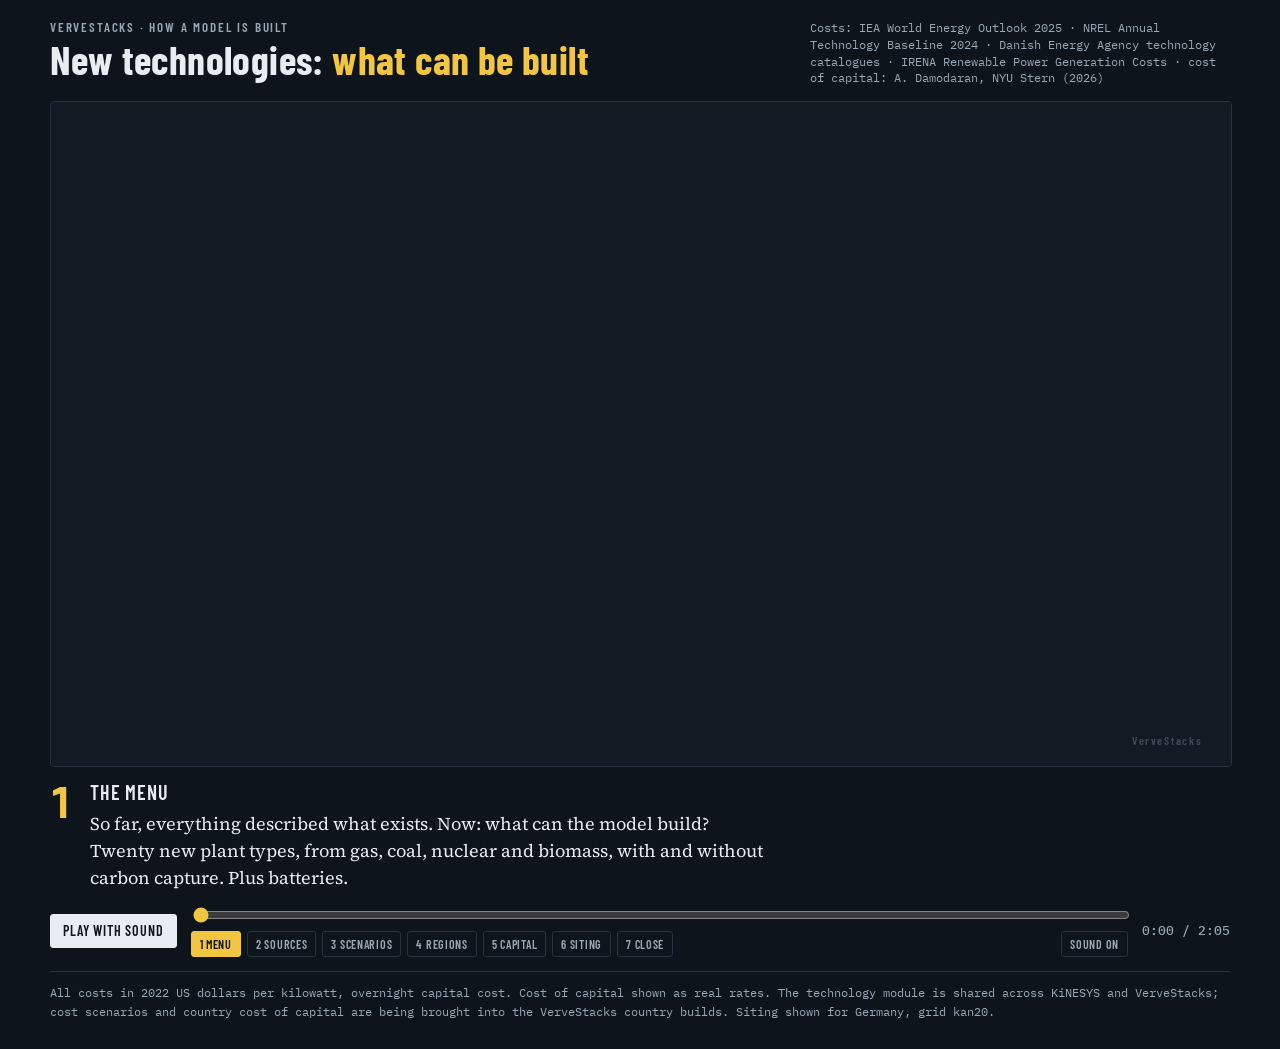
<file: docs/films/v/newtech_DEU.html>
<!doctype html>
<html lang="en"><head><meta charset="utf-8"><meta name="viewport" content="width=device-width, initial-scale=1, viewport-fit=cover"><style>html{color-scheme:dark}body{margin:0}[hidden]{display:none!important}</style></head><body>
<title>New Technology Costs</title>
<link rel="stylesheet" href="../f/fonts.css">
<style>
/* Layout: a 16:9 film stage (map left, data panel right) with subtitle-style narration and transport controls beneath. Single dark look on purpose: it is a film. */
:root{
  --ground:#0e141b;      /* page */
  --stage:#121a23;       /* canvas ground */
  --ink:#e8edf2;         /* primary text */
  --ink-2:#9aa8b6;       /* secondary text */
  --rule:#26323f;        /* hairlines */
  --signal:#f2c641;      /* accent = solar yellow, the hero of the story */
  --capture:#ff6fb5;     /* CCS retrofit marker */
  --f-display:"Barlow Condensed","Arial Narrow",Arial,sans-serif;
  --f-body:"Source Serif 4",Georgia,serif;
  --f-data:"IBM Plex Mono",ui-monospace,Menlo,monospace;
  color-scheme:dark;
}
html,body{background:var(--ground);color:var(--ink)}
body{font-family:var(--f-body)}
.wrap{max-width:1180px;margin:0 auto;padding-inline:16px;padding-block:20px 28px;display:grid;gap:14px}
header{display:flex;flex-wrap:wrap;align-items:baseline;justify-content:space-between;gap:6px 24px}
.eyebrow{font:600 13px/1 var(--f-display);letter-spacing:.14em;text-transform:uppercase;color:var(--ink-2)}
h1{margin:4px 0 0;font:700 clamp(26px,4vw,40px)/1.05 var(--f-display);letter-spacing:.01em;text-wrap:balance}
h1 span{color:var(--signal)}
.src{font:400 12px/1.4 var(--f-data);color:var(--ink-2);max-width:420px}
.stage{position:relative;width:100%;aspect-ratio:16/9;max-width:100%;background:var(--stage);border:1px solid var(--rule);border-radius:4px;overflow:hidden}
canvas{display:block;width:100%;height:100%}
.caption{display:grid;grid-template-columns:auto 1fr;gap:4px 18px;align-items:start;min-height:96px}
.beatno{font:700 44px/0.9 var(--f-display);color:var(--signal);font-variant-numeric:tabular-nums}
.captext{min-width:0}
.beattitle{font:600 20px/1.15 var(--f-display);letter-spacing:.04em;text-transform:uppercase}
.narr{margin:6px 0 0;font:400 18px/1.5 var(--f-body);color:var(--ink);max-width:68ch}
.controls{display:grid;grid-template-columns:auto 1fr auto;gap:10px 14px;align-items:center}
button{font:600 14px/1 var(--f-display);letter-spacing:.06em;text-transform:uppercase;color:var(--ink);background:transparent;border:1px solid var(--rule);border-radius:3px;padding:9px 12px;cursor:pointer}
button:hover{border-color:var(--ink-2)}
button:focus-visible,input:focus-visible{outline:2px solid var(--signal);outline-offset:2px}
#play{min-width:84px;background:var(--ink);color:var(--ground);border-color:var(--ink)}
.track{display:grid;gap:6px;min-width:0}
input[type=range]{width:100%;accent-color:var(--signal)}
.chips{display:flex;flex-wrap:wrap;gap:6px}
.chips button{padding:6px 8px;font-size:12px;color:var(--ink-2)}
.chips button[aria-current="true"]{color:var(--ground);background:var(--signal);border-color:var(--signal)}
.time{font:500 13px/1 var(--f-data);color:var(--ink-2);font-variant-numeric:tabular-nums}
.foot{font:400 12px/1.55 var(--f-data);color:var(--ink-2);border-top:1px solid var(--rule);padding-top:12px}
@media (max-width:640px){
  .controls{grid-template-columns:auto 1fr}
  .time{grid-column:2;justify-self:end}
  .track{grid-column:1/-1;order:3}
  .narr{font-size:16px}
  .beatno{font-size:34px}
}
</style>

<div class="wrap">
  <header>
    <div>
      <div class="eyebrow">VerveStacks · how a model is built</div>
      <h1>New technologies: <span>what can be built</span></h1>
    </div>
    <div class="src">Costs: IEA World Energy Outlook 2025 · NREL Annual Technology Baseline 2024 · Danish Energy Agency technology catalogues · IRENA Renewable Power Generation Costs · cost of capital: A. Damodaran, NYU Stern (2026)</div>
  </header>

  <div class="stage"><canvas id="cv" aria-label="Animated explainer of how new power technologies are characterised: sources, cost scenarios, regional costs, cost of capital and siting"></canvas></div>

  <div class="caption" aria-live="polite">
    <div class="beatno" id="beatno">1</div>
    <div class="captext">
      <div class="beattitle" id="beattitle">The menu</div>
      <p class="narr" id="narr"></p>
    </div>
  </div>

  <div class="controls">
    <button id="play" type="button">Pause</button>
    <div class="track">
      <input id="scrub" type="range" min="0" max="125.97" step="0.05" value="0" aria-label="Timeline">
      <div class="chips" id="chips"></div>
    </div>
    <div class="time" id="time">0:00 / 2:05</div>
  </div>

  <div class="foot">All costs in 2022 US dollars per kilowatt, overnight capital cost. Cost of capital shown as real rates. The technology module is shared across KiNESYS and VerveStacks; cost scenarios and country cost of capital are being brought into the VerveStacks country builds. Siting shown for Germany, grid kan20.</div>
</div>

<script>
const D = {"outline":[[[13.816,48.766],[13.784,48.715],[13.817,48.696],[13.801,48.675],[13.802,48.612],[13.774,48.569],[13.734,48.56],[13.717,48.522],[13.624,48.565],[13.521,48.585],[13.455,48.573],[13.44,48.561],[13.459,48.516],[13.406,48.377],[13.274,48.307],[13.033,48.264],[12.933,48.209],[12.863,48.197],[12.739,48.113],[12.76,48.065],[12.831,48.015],[12.862,47.963],[12.931,47.925],[12.991,47.847],[12.892,47.724],[12.964,47.705],[13.02,47.713],[13.072,47.659],[13.072,47.622],[13.038,47.584],[13.028,47.542],[13.037,47.493],[13.002,47.466],[12.932,47.474],[12.779,47.555],[12.786,47.603],[12.813,47.612],[12.752,47.649],[12.762,47.667],[12.653,47.675],[12.497,47.629],[12.445,47.656],[12.424,47.692],[12.239,47.679],[12.223,47.696],[12.242,47.732],[12.177,47.706],[12.205,47.672],[12.207,47.646],[12.174,47.605],[11.936,47.611],[11.852,47.599],[11.82,47.575],[11.62,47.59],[11.589,47.57],[11.551,47.514],[11.413,47.506],[11.365,47.469],[11.389,47.462],[11.384,47.445],[11.306,47.435],[11.237,47.394],[11.213,47.396],[11.215,47.423],[11.194,47.429],[11.084,47.39],[10.979,47.391],[10.955,47.41],[10.96,47.433],[10.858,47.485],[10.852,47.493],[10.892,47.515],[10.859,47.531],[10.761,47.514],[10.584,47.562],[10.537,47.53],[10.483,47.533],[10.454,47.546],[10.457,47.579],[10.429,47.577],[10.414,47.573],[10.431,47.542],[10.42,47.493],[10.448,47.473],[10.452,47.439],[10.428,47.396],[10.372,47.367],[10.306,47.302],[10.239,47.278],[10.16,47.271],[10.191,47.298],[10.209,47.372],[10.083,47.359],[10.053,47.405],[10.076,47.417],[10.072,47.439],[10.023,47.488],[9.983,47.481],[9.946,47.541],[9.833,47.535],[9.813,47.542],[9.808,47.576],[9.782,47.588],[9.753,47.582],[9.704,47.531],[9.613,47.522],[9.55,47.534],[9.273,47.65],[9.197,47.656],[9.183,47.67],[9.017,47.679],[8.945,47.654],[8.882,47.656],[8.838,47.681],[8.856,47.691],[8.798,47.72],[8.771,47.721],[8.77,47.695],[8.717,47.695],[8.7,47.723],[8.713,47.757],[8.682,47.759],[8.644,47.791],[8.617,47.757],[8.602,47.795],[8.558,47.801],[8.542,47.795],[8.552,47.779],[8.464,47.764],[8.438,47.723],[8.392,47.7],[8.391,47.665],[8.458,47.64],[8.568,47.663],[8.607,47.656],[8.602,47.633],[8.58,47.639],[8.574,47.592],[8.522,47.622],[8.462,47.606],[8.449,47.584],[8.354,47.581],[8.306,47.592],[8.289,47.616],[8.233,47.622],[8.179,47.616],[8.087,47.567],[8.042,47.561],[7.912,47.561],[7.898,47.588],[7.82,47.595],[7.767,47.556],[7.683,47.544],[7.61,47.565],[7.636,47.565],[7.66,47.597],[7.586,47.585],[7.59,47.608],[7.518,47.675],[7.512,47.707],[7.538,47.732],[7.526,47.783],[7.543,47.829],[7.562,47.839],[7.559,47.883],[7.585,47.94],[7.621,47.971],[7.619,48.003],[7.576,48.054],[7.579,48.114],[7.613,48.179],[7.687,48.253],[7.702,48.311],[7.751,48.341],[7.738,48.407],[7.776,48.498],[7.813,48.519],[7.802,48.548],[7.81,48.615],[7.852,48.659],[7.959,48.721],[7.97,48.757],[8.017,48.762],[8.039,48.791],[8.09,48.808],[8.2,48.959],[8.09,48.979],[7.932,49.035],[7.774,49.048],[7.635,49.038],[7.609,49.062],[7.521,49.084],[7.471,49.128],[7.476,49.152],[7.41,49.169],[7.351,49.159],[7.334,49.134],[7.297,49.128],[7.274,49.105],[7.155,49.114],[7.08,49.142],[7.073,49.12],[7.043,49.108],[7.021,49.119],[7.009,49.182],[6.914,49.207],[6.833,49.209],[6.839,49.163],[6.822,49.148],[6.726,49.156],[6.701,49.173],[6.703,49.214],[6.681,49.207],[6.64,49.271],[6.556,49.326],[6.556,49.347],[6.578,49.356],[6.519,49.402],[6.512,49.425],[6.403,49.465],[6.345,49.455],[6.351,49.567],[6.418,49.639],[6.403,49.656],[6.5,49.712],[6.486,49.734],[6.503,49.796],[6.397,49.809],[6.334,49.84],[6.303,49.835],[6.287,49.861],[6.223,49.887],[6.173,49.956],[6.162,49.942],[6.096,50.049],[6.129,50.134],[6.121,50.162],[6.165,50.182],[6.147,50.214],[6.272,50.267],[6.286,50.304],[6.375,50.315],[6.338,50.368],[6.351,50.434],[6.323,50.466],[6.337,50.481],[6.256,50.495],[6.207,50.486],[6.183,50.507],[6.191,50.515],[6.171,50.518],[6.177,50.53],[6.161,50.544],[6.233,50.587],[6.249,50.614],[6.159,50.622],[6.148,50.637],[6.161,50.642],[6.081,50.713],[6.012,50.709],[6.011,50.737],[5.973,50.782],[5.969,50.795],[5.998,50.801],[6.009,50.84],[6.057,50.853],[6.064,50.908],[6.0,50.929],[6.004,50.974],[5.875,50.965],[5.858,51.019],[5.852,51.043],[5.88,51.052],[5.938,51.031],[5.983,51.075],[6.147,51.152],[6.126,51.165],[6.157,51.179],[6.084,51.163],[6.061,51.171],[6.057,51.212],[6.148,51.318],[6.194,51.345],[6.208,51.388],[6.193,51.399],[6.205,51.458],[6.193,51.509],[6.086,51.596],[6.099,51.644],[6.009,51.681],[6.022,51.71],[6.012,51.716],[5.939,51.732],[5.964,51.777],[5.931,51.816],[6.084,51.854],[6.156,51.842],[6.093,51.885],[6.127,51.897],[6.225,51.863],[6.265,51.866],[6.287,51.846],[6.342,51.837],[6.345,51.821],[6.382,51.828],[6.378,51.86],[6.463,51.848],[6.529,51.876],[6.744,51.908],[6.811,51.961],[6.809,51.98],[6.675,52.035],[6.68,52.06],[6.711,52.067],[6.75,52.103],[6.831,52.113],[6.885,52.16],[7.026,52.231],[7.012,52.285],[7.048,52.365],[6.973,52.451],[6.9,52.432],[6.715,52.462],[6.695,52.476],[6.672,52.542],[6.744,52.56],[6.704,52.583],[6.702,52.619],[6.737,52.635],[6.865,52.642],[7.018,52.626],[7.037,52.647],[7.062,52.824],[7.162,52.933],[7.193,52.998],[7.172,53.138],[7.195,53.185],[7.195,53.245],[7.234,53.274],[7.23,53.297],[7.255,53.32],[7.367,53.303],[7.303,53.333],[7.075,53.338],[7.038,53.349],[7.024,53.376],[7.023,53.451],[7.051,53.513],[7.12,53.516],[7.142,53.537],[7.087,53.587],[7.226,53.666],[7.305,53.685],[7.459,53.695],[7.504,53.679],[7.951,53.722],[8.031,53.708],[8.025,53.673],[8.053,53.636],[8.128,53.591],[8.119,53.572],[8.168,53.553],[8.155,53.526],[8.059,53.502],[8.077,53.469],[8.1,53.447],[8.152,53.45],[8.205,53.411],[8.259,53.412],[8.315,53.475],[8.32,53.509],[8.292,53.529],[8.231,53.525],[8.249,53.59],[8.271,53.613],[8.329,53.618],[8.388,53.577],[8.552,53.544],[8.49,53.486],[8.485,53.401],[8.504,53.358],[8.498,53.475],[8.557,53.518],[8.566,53.547],[8.508,53.625],[8.486,53.7],[8.588,53.87],[8.673,53.892],[8.745,53.854],[8.861,53.831],[9.211,53.872],[9.283,53.862],[9.582,53.591],[9.697,53.557],[9.832,53.544],[9.782,53.57],[9.692,53.576],[9.584,53.612],[9.551,53.635],[9.532,53.711],[9.436,53.749],[9.395,53.831],[9.258,53.886],[9.03,53.907],[8.985,53.897],[8.916,53.937],[8.833,54.036],[8.891,54.048],[8.997,54.03],[9.018,54.098],[8.974,54.128],[8.977,54.146],[8.953,54.15],[8.861,54.125],[8.813,54.18],[8.847,54.234],[8.84,54.256],[8.922,54.274],[8.963,54.318],[8.881,54.29],[8.888,54.304],[8.739,54.294],[8.678,54.269],[8.623,54.29],[8.6,54.338],[8.696,54.359],[8.651,54.378],[8.635,54.365],[8.629,54.388],[8.648,54.406],[8.886,54.418],[9.005,54.466],[9.012,54.506],[8.879,54.607],[8.826,54.598],[8.819,54.606],[8.853,54.619],[8.805,54.688],[8.689,54.735],[8.694,54.76],[8.643,54.844],[8.661,54.896],[8.904,54.898],[9.195,54.85],[9.244,54.802],[9.385,54.819],[9.451,54.81],[9.58,54.866],[9.583,54.83],[9.735,54.807],[9.802,54.783],[9.824,54.757],[9.895,54.769],[9.891,54.79],[9.948,54.78],[10.018,54.701],[9.97,54.701],[9.929,54.674],[10.039,54.667],[10.027,54.56],[9.966,54.506],[9.84,54.475],[9.883,54.462],[10.143,54.492],[10.204,54.461],[10.184,54.449],[10.191,54.397],[10.142,54.372],[10.156,54.343],[10.142,54.324],[10.18,54.341],[10.224,54.414],[10.318,54.443],[10.601,54.365],[10.69,54.316],[10.731,54.31],[10.777,54.315],[10.935,54.38],[11.019,54.386],[10.976,54.378],[11.034,54.368],[11.104,54.393],[11.136,54.386],[11.088,54.352],[11.067,54.359],[11.094,54.284],[11.09,54.208],[11.067,54.184],[10.893,54.103],[10.805,54.095],[10.753,54.05],[10.78,54.01],[10.875,53.995],[10.887,53.964],[10.902,53.961],[11.053,54.008],[11.175,54.018],[11.204,53.989],[11.245,53.978],[11.243,53.945],[11.294,53.941],[11.334,53.961],[11.458,53.906],[11.472,53.969],[11.498,53.982],[11.492,54.002],[11.526,54.023],[11.519,54.036],[11.573,54.039],[11.625,54.084],[11.625,54.11],[11.69,54.155],[11.812,54.15],[12.088,54.194],[12.092,54.114],[12.115,54.098],[12.095,54.146],[12.143,54.18],[12.101,54.174],[12.109,54.183],[12.187,54.243],[12.342,54.304],[12.502,54.474],[12.534,54.488],[12.548,54.462],[12.591,54.452],[12.88,54.449],[12.921,54.433],[12.871,54.417],[12.695,54.434],[12.624,54.423],[12.582,54.406],[12.595,54.386],[12.554,54.391],[12.527,54.372],[12.491,54.39],[12.438,54.388],[12.418,54.361],[12.424,54.345],[12.397,54.352],[12.392,54.321],[12.363,54.31],[12.38,54.277],[12.369,54.269],[12.412,54.251],[12.458,54.256],[12.41,54.269],[12.472,54.31],[12.479,54.332],[12.561,54.359],[12.541,54.372],[12.593,54.369],[12.677,54.392],[12.681,54.411],[12.718,54.414],[12.692,54.396],[12.684,54.372],[12.705,54.4],[12.735,54.378],[12.787,54.392],[12.818,54.358],[12.855,54.358],[12.929,54.414],[13.009,54.438],[13.034,54.434],[13.021,54.415],[13.04,54.392],[13.096,54.372],[13.077,54.353],[13.115,54.28],[13.171,54.277],[13.143,54.263],[13.289,54.234],[13.349,54.18],[13.322,54.167],[13.403,54.174],[13.383,54.153],[13.418,54.153],[13.484,54.091],[13.507,54.098],[13.479,54.125],[13.603,54.139],[13.712,54.174],[13.698,54.153],[13.808,54.105],[13.773,54.046],[13.746,54.036],[13.839,53.986],[13.849,53.956],[13.906,53.943],[13.89,53.913],[13.819,53.878],[13.817,53.853],[14.037,53.755],[14.187,53.74],[14.234,53.762],[14.264,53.752],[14.26,53.728],[14.213,53.708],[14.264,53.7],[14.261,53.656],[14.297,53.598],[14.304,53.509],[14.36,53.444],[14.403,53.279],[14.442,53.252],[14.381,53.19],[14.39,53.132],[14.343,53.049],[14.144,52.96],[14.165,52.896],[14.15,52.865],[14.124,52.851],[14.382,52.738],[14.432,52.686],[14.645,52.577],[14.609,52.518],[14.632,52.497],[14.592,52.45],[14.54,52.422],[14.545,52.382],[14.59,52.309],[14.584,52.291],[14.712,52.236],[14.693,52.2],[14.707,52.179],[14.686,52.121],[14.761,52.077],[14.699,51.993],[14.687,51.912],[14.596,51.842],[14.586,51.804],[14.634,51.769],[14.648,51.717],[14.732,51.658],[14.744,51.607],[14.713,51.567],[14.71,51.53],[14.911,51.469],[14.955,51.435],[14.961,51.335],[15.019,51.272],[15.022,51.237],[14.991,51.189],[14.955,51.064],[14.86,50.917],[14.81,50.877],[14.795,50.832],[14.759,50.81],[14.613,50.846],[14.629,50.921],[14.55,50.912],[14.574,50.975],[14.503,51.009],[14.482,51.037],[14.462,51.02],[14.398,51.013],[14.357,51.032],[14.288,51.037],[14.238,50.982],[14.304,50.97],[14.293,50.953],[14.382,50.921],[14.376,50.896],[14.347,50.88],[14.232,50.879],[14.191,50.848],[14.035,50.803],[13.96,50.802],[13.893,50.78],[13.882,50.743],[13.835,50.724],[13.557,50.707],[13.516,50.691],[13.523,50.662],[13.448,50.597],[13.407,50.601],[13.369,50.628],[13.322,50.602],[13.306,50.576],[13.232,50.582],[13.199,50.525],[13.16,50.497],[13.01,50.493],[12.997,50.434],[12.953,50.404],[12.817,50.443],[12.738,50.432],[12.692,50.395],[12.51,50.389],[12.475,50.369],[12.467,50.342],[12.398,50.315],[12.336,50.259],[12.309,50.217],[12.314,50.167],[12.3,50.161],[12.273,50.172],[12.254,50.217],[12.23,50.235],[12.24,50.257],[12.178,50.269],[12.169,50.303],[12.149,50.312],[12.076,50.315],[12.111,50.277],[12.08,50.243],[12.175,50.183],[12.179,50.118],[12.233,50.081],[12.247,50.045],[12.451,49.981],[12.468,49.97],[12.463,49.931],[12.524,49.905],[12.483,49.827],[12.462,49.831],[12.453,49.78],[12.384,49.743],[12.42,49.7],[12.496,49.67],[12.502,49.62],[12.547,49.596],[12.583,49.522],[12.623,49.51],[12.644,49.429],[12.729,49.391],[12.778,49.333],[12.857,49.322],[12.885,49.34],[13.0,49.295],[13.011,49.268],[13.179,49.118],[13.3,49.094],[13.372,49.039],[13.399,48.978],[13.459,48.945],[13.482,48.938],[13.516,48.97],[13.609,48.946],[13.637,48.893],[13.725,48.867],[13.816,48.766]],[[13.698,54.392],[13.766,54.345],[13.73,54.317],[13.723,54.278],[13.691,54.284],[13.712,54.287],[13.712,54.304],[13.651,54.297],[13.712,54.332],[13.617,54.318],[13.691,54.352],[13.627,54.339],[13.599,54.352],[13.5,54.345],[13.406,54.285],[13.36,54.275],[13.356,54.249],[13.363,54.263],[13.418,54.266],[13.423,54.233],[13.407,54.228],[13.312,54.251],[13.335,54.284],[13.315,54.263],[13.268,54.256],[13.21,54.276],[13.205,54.297],[13.15,54.29],[13.149,54.305],[13.178,54.31],[13.115,54.338],[13.149,54.377],[13.223,54.373],[13.267,54.386],[13.239,54.394],[13.239,54.42],[13.212,54.431],[13.157,54.427],[13.182,54.453],[13.273,54.482],[13.233,54.493],[13.233,54.516],[13.185,54.508],[13.143,54.543],[13.26,54.554],[13.298,54.52],[13.301,54.55],[13.369,54.585],[13.342,54.55],[13.363,54.543],[13.349,54.524],[13.384,54.532],[13.39,54.543],[13.363,54.55],[13.377,54.565],[13.431,54.493],[13.507,54.488],[13.521,54.524],[13.5,54.557],[13.521,54.571],[13.441,54.557],[13.369,54.612],[13.273,54.561],[13.253,54.565],[13.257,54.595],[13.293,54.642],[13.225,54.635],[13.231,54.653],[13.391,54.688],[13.445,54.68],[13.383,54.636],[13.395,54.604],[13.425,54.585],[13.596,54.591],[13.671,54.566],[13.677,54.54],[13.575,54.472],[13.61,54.414],[13.698,54.392]],[[14.21,53.938],[14.175,53.906],[14.201,53.878],[14.048,53.879],[13.938,53.845],[13.84,53.85],[13.822,53.865],[13.932,53.899],[13.939,53.928],[13.902,53.97],[13.904,53.995],[13.973,53.989],[13.959,53.941],[13.987,53.961],[14.028,53.961],[14.014,53.947],[14.048,53.941],[14.051,54.005],[13.946,54.067],[13.916,54.056],[13.925,54.036],[13.891,54.01],[13.856,54.002],[13.876,54.036],[13.864,54.05],[13.794,54.018],[13.774,54.023],[13.815,54.101],[13.753,54.153],[13.778,54.174],[13.815,54.174],[13.882,54.102],[14.017,54.06],[14.21,53.938]],[[11.207,54.514],[11.314,54.414],[11.188,54.426],[11.17,54.42],[11.179,54.414],[11.113,54.415],[11.099,54.452],[11.032,54.447],[11.006,54.468],[11.034,54.509],[11.121,54.536],[11.207,54.514]],[[8.362,54.987],[8.355,54.913],[8.388,54.894],[8.654,54.894],[8.629,54.882],[8.504,54.886],[8.446,54.866],[8.344,54.879],[8.307,54.865],[8.284,54.742],[8.277,54.783],[8.298,54.913],[8.374,55.035],[8.416,55.065],[8.463,55.051],[8.395,55.044],[8.43,55.03],[8.362,54.987]],[[8.437,54.748],[8.576,54.746],[8.594,54.722],[8.552,54.685],[8.395,54.715],[8.437,54.748]]],"nodes":[[6.577,49.769,"Merzig",0],[6.796,49.335,"Saarbrucken",1],[10.065,48.273,"Ulm",1],[13.056,48.27,"Muhldorf",1],[8.531,47.915,"VillingenSchwennin",0],[10.357,52.176,"Braunschweig",1],[6.526,51.753,"Duisburg",0],[7.368,51.629,"Dortmund",1],[10.188,49.981,"Wurzburg",1],[10.414,53.413,"Hamburg",1],[12.186,53.815,"Rostock",0],[8.053,53.333,"Oldenburg",1],[7.309,53.126,"Emden",1],[11.123,50.999,"Jena",1],[14.268,53.098,"SchwedtOder",1],[6.7,51.009,"Cologne",1],[9.425,48.064,"Ravensburg",1],[11.868,48.207,"Munich",1],[11.639,52.269,"Magdeburg",1],[10.802,53.896,"Lubeck",1],[12.114,49.631,"Amberg",0],[9.746,50.918,"BadHersfeld",1],[9.801,47.653,"Friedrichshafen",0],[8.259,47.634,"WaldshutTiengen",0],[8.26,47.634,"Donaueschingen",0],[6.732,51.459,"Dusseldorf",1],[7.993,51.684,"Hamm",1],[8.695,53.093,"Bremen",1],[9.314,54.728,"Flensburg",0],[9.344,53.919,"Elmshorn",1],[14.604,52.175,"FrankfurtOder",0],[10.362,47.739,"Kempten",0],[14.946,51.063,"Gorlitz",0],[11.278,47.496,"Weilheim",0],[7.912,48.685,"Offenburg",1],[6.773,49.291,"Neunkirchen",1],[7.752,48.096,"Emmendingen",0],[7.752,48.097,"FreiburgImBreisgau",0],[7.956,47.594,"RheinfeldenBaden",0],[7.957,47.594,"Lorrach",0],[6.211,49.959,"Trier",0],[12.216,54.101,"Gustrow",1],[14.428,51.889,"Cottbus",1],[12.815,50.858,"Chemnitz",1],[7.035,52.202,"Rheine",1]],"lines":[[15,25,983],[0,1,2190],[0,15,492],[40,0,5362],[1,15,3396],[34,1,8267],[8,2,1698],[2,16,3888],[2,17,3396],[22,2,2190],[31,2,2190],[31,2,3396],[17,3,4379],[20,3,2190],[16,4,2190],[23,4,492],[5,9,3396],[5,18,3396],[21,5,5094],[27,5,4871],[6,25,10233],[6,44,3396],[15,7,5362],[25,7,16802],[26,7,14613],[7,44,6077],[8,13,6792],[16,8,3888],[8,17,4379],[8,20,983],[21,8,4379],[9,10,1698],[9,19,2681],[9,29,14568],[10,14,6077],[10,18,4379],[19,10,1698],[41,10,7776],[12,11,6792],[11,27,3173],[44,12,3396],[13,18,5094],[13,20,1698],[21,13,3396],[13,43,9474],[18,14,4379],[30,14,3396],[41,14,4871],[42,14,983],[25,15,7776],[26,15,7776],[16,22,1698],[23,16,983],[24,16,1698],[34,16,9474],[20,17,983],[33,17,983],[42,18,3888],[18,43,3396],[29,19,983],[26,21,8491],[34,21,10189],[36,23,983],[26,27,12646],[34,26,3396],[44,26,3888],[27,29,10189],[28,29,10189],[42,30,3396],[32,42,3396],[43,32,3396],[36,34,983],[37,34,3396],[15,40,3396],[37,39,5094],[43,42,15283],[38,39,15283],[1,35,0]],"plants":[[12.086,49.311,54.0,8],[6.949,51.005,56.0,8],[6.743,52.645,70.0,8],[6.815,51.225,55.0,8],[9.999,50.892,64.0,8],[11.701,50.404,57.0,8],[12.011,52.726,100.0,8],[12.293,48.604,1485.0,3],[7.32,52.472,1406.0,3],[9.176,49.041,1400.0,3],[8.817,53.114,50.0,8],[8.531,50.091,70.0,8],[9.148,49.829,116.0,1],[9.371,48.717,665.0,1],[8.394,49.995,112.0,1],[13.421,52.512,461.0,1],[13.496,52.49,188.0,1],[13.376,52.519,267.0,1],[11.752,51.803,231.0,1],[12.307,51.625,112.0,1],[12.846,48.186,141.0,1],[7.415,51.403,417.0,1],[6.751,49.351,115.0,1],[6.829,51.079,586.0,1],[7.525,51.514,130.0,1],[6.748,51.391,234.0,1],[7.206,53.342,450.0,1],[7.307,52.482,475.0,1],[7.307,52.482,475.0,1],[7.307,52.482,887.0,1],[11.008,49.421,395.0,1],[11.008,49.421,440.0,1],[7.721,51.674,355.0,1],[7.721,51.674,355.0,1],[7.721,51.674,355.0,1],[7.721,51.674,112.0,1],[9.648,52.42,230.0,1],[7.49,51.411,254.0,1],[6.727,51.491,241.0,1],[9.978,50.813,121.0,1],[9.207,49.175,675.0,1],[6.731,51.46,177.0,1],[7.189,51.551,725.0,1],[6.716,51.37,320.0,1],[6.716,51.37,320.0,1],[8.409,53.19,321.0,1],[12.196,51.069,126.0,2],[11.58,48.767,415.0,1],[11.58,48.767,561.0,1],[11.58,48.767,846.0,1],[11.58,48.767,320.0,1],[11.586,50.897,182.0,1],[7.08,50.734,128.8,1],[10.177,54.339,192.0,1],[8.647,52.196,125.0,1],[12.418,52.394,160.0,1],[6.841,50.859,802.0,1],[6.841,50.859,450.0,1],[6.731,51.221,595.0,1],[10.253,48.441,319.0,1],[12.378,51.351,172.0,1],[12.019,51.3,117.0,1],[12.0,51.287,162.0,2],[13.31,52.425,315.0,1],[8.431,49.514,503.0,1],[8.434,49.499,415.0,1],[8.656,50.099,110.8,1],[8.238,50.026,335.0,1],[8.238,50.026,434.0,1],[9.231,48.928,130.0,2],[9.231,48.928,265.0,2],[9.231,48.928,300.0,2],[6.964,51.018,128.0,1],[8.685,53.129,445.0,1],[11.64,48.181,365.0,1],[11.556,48.114,214.0,1],[11.556,48.114,429.0,1],[6.988,50.975,413.0,1],[6.988,50.975,460.0,1],[8.303,49.013,363.0,1],[9.114,52.546,450.0,1],[10.389,52.155,110.0,1],[10.389,52.155,110.0,1],[7.005,51.601,138.0,1],[14.236,53.096,334.0,2],[6.578,51.565,130.0,1],[9.494,53.654,163.0,1],[11.574,51.866,134.0,1],[8.953,50.089,622.0,1],[9.219,48.814,114.0,1],[8.686,53.129,238.0,1],[10.064,53.526,127.0,1],[7.929,51.674,417.0,1],[7.929,51.674,421.0,1],[9.158,49.018,136.0,2],[9.726,53.567,180.0,1],[6.322,50.84,200.0,1],[6.322,50.84,200.0,1],[9.997,50.894,112.0,1],[10.787,52.432,133.0,1],[10.765,52.442,144.0,1],[10.765,52.442,144.0,1],[12.402,51.173,415.3,5],[7.708,54.52,302.0,7],[13.633,54.82,257.0,7],[14.12,54.78,384.0,7],[13.801,54.851,476.0,7],[5.98,54.355,400.0,7],[6.491,53.974,312.0,7],[6.549,53.967,450.0,7],[6.562,53.967,420.0,7],[6.496,53.967,240.0,7],[6.234,54.047,240.0,7],[7.774,55.019,288.0,7],[7.2,55.14,288.0,7],[5.789,54.304,260.0,7],[13.2,55.0,288.0,7],[6.358,54.5,400.0,7],[6.983,54.016,330.0,7],[7.007,54.075,252.0,7],[7.11,54.037,265.0,7],[6.186,54.365,960.0,7],[6.333,54.439,497.0,7],[7.7,54.49,342.0,7],[7.707,54.402,288.0,7],[6.554,54.056,396.0,7],[7.682,54.444,332.0,7],[7.682,54.444,332.0,7],[6.86,55.19,288.0,7],[6.467,54.042,200.0,7],[6.467,54.042,203.0,7],[5.86,54.321,402.0,7],[14.068,54.834,350.0,7],[9.371,48.717,433.0,0],[9.371,48.717,350.0,0],[7.621,51.637,780.0,0],[13.245,52.535,300.0,0],[13.245,52.535,300.0,0],[7.237,49.363,780.0,0],[14.575,51.42,500.0,0],[14.575,51.42,500.0,0],[14.575,51.42,907.0,0],[14.568,51.419,675.0,0],[8.516,53.202,380.0,0],[6.986,51.022,112.0,0],[7.346,51.632,1100.0,0],[6.712,51.529,790.0,0],[9.648,52.42,150.0,0],[9.648,52.42,150.0,0],[8.49,49.446,280.0,0],[8.49,49.446,475.0,0],[8.49,49.446,480.0,0],[8.49,49.446,912.0,0],[8.873,53.059,130.0,0],[9.207,49.175,125.0,0],[9.207,49.175,125.0,0],[9.207,49.175,816.0,0],[7.188,51.551,500.0,0],[8.999,52.382,923.0,0],[14.458,51.836,535.0,0],[14.458,51.836,535.0,0],[14.458,51.836,535.0,0],[14.458,51.836,535.0,0],[14.458,51.836,535.0,0],[14.458,51.836,535.0,0],[6.659,51.377,120.0,0],[12.373,51.185,933.0,0],[12.373,51.185,933.0,0],[7.464,51.614,810.0,0],[10.094,52.315,750.0,0],[11.64,48.181,365.0,0],[6.633,51.036,312.0,0],[6.633,51.036,312.0,0],[6.633,51.036,644.0,0],[6.633,51.036,644.0,0],[6.633,51.036,1100.0,0],[6.633,51.036,1100.0,0],[6.668,50.997,315.0,0],[6.668,50.997,320.0,0],[6.668,50.997,630.0,0],[6.668,50.997,636.0,0],[6.668,50.997,1012.0,0],[7.031,49.335,724.0,0],[8.303,49.013,550.0,0],[8.303,49.013,910.0,0],[12.133,54.143,553.0,0],[11.95,51.398,490.0,0],[11.95,51.398,490.0,0],[7.005,51.601,370.0,0],[7.005,51.601,370.0,0],[14.353,51.538,800.0,0],[14.353,51.538,800.0,0],[8.952,50.088,553.0,0],[10.064,53.526,205.0,0],[6.881,49.249,233.0,0],[6.881,49.249,233.0,0],[7.133,50.617,128.0,0],[9.158,49.018,160.0,0],[9.726,53.567,151.0,0],[9.726,53.567,138.7,0],[6.322,50.84,340.0,0],[6.322,50.84,630.0,0],[6.322,50.84,625.0,0],[8.137,53.575,830.0,0],[10.765,52.442,153.0,0],[10.765,52.442,153.0,0],[11.8,48.455,474.0,0],[8.133,47.586,105.0,4],[12.852,48.183,45.0,4],[11.858,48.305,36.0,4],[11.715,50.525,80.0,4],[9.924,51.899,220.0,4],[12.156,47.961,38.0,4],[8.322,48.659,50.0,4],[10.394,53.419,119.0,4],[9.287,48.505,90.0,4],[11.008,50.518,1060.0,4],[11.474,49.487,160.0,4],[8.188,47.755,100.0,4],[7.453,51.41,154.0,4],[11.475,50.604,320.0,4],[13.408,48.58,54.0,4],[9.581,50.053,164.0,4],[8.048,47.556,106.0,4],[11.871,47.874,93.0,4],[12.88,50.518,1046.0,4],[13.61,51.092,40.0,4],[12.136,47.745,48.0,4],[12.285,49.53,107.0,4],[7.811,47.569,100.0,4],[7.993,51.225,140.0,4],[12.153,47.838,35.0,4],[10.736,47.651,46.0,4],[7.834,47.587,120.0,4],[7.953,47.565,360.0,4],[8.33,48.654,46.0,4],[12.585,48.251,120.0,4],[11.998,48.493,46.0,4],[11.338,47.63,124.0,4],[9.047,51.168,140.0,4],[9.047,51.168,480.0,4],[8.194,47.618,150.0,4],[7.926,47.652,910.0,4],[10.907,51.739,80.0,4],[8.251,47.688,220.0,4],[7.708,47.539,39.0,4],[11.882,48.359,26.0,4],[9.06,51.184,20.0,4]],"world":[[5,[[115.8,4.4],[117.4,4.2],[117.8,3.7],[117.5,3.8],[117.5,3.6],[117.1,3.6],[117.0,3.6],[119.0,1.0],[117.9,1.1],[117.6,-0.8],[116.2,-1.8],[116.6,-2.2],[116.0,-3.6],[114.7,-4.2],[114.4,-3.2],[113.0,-2.9],[111.9,-3.6],[111.8,-2.7],[110.3,-3.0],[110.1,-1.3],[108.9,0.3],[109.3,1.9],[110.6,0.9],[112.5,1.6],[114.5,1.4],[115.8,4.4]]],[5,[[141.0,-2.6],[141.0,-9.1],[140.2,-7.9],[138.9,-8.3],[139.1,-7.6],[138.7,-7.2],[139.2,-7.2],[139.2,-7.2],[138.6,-6.9],[139.2,-7.0],[138.1,-5.4],[134.0,-3.9],[133.9,-2.9],[132.9,-4.1],[132.8,-3.3],[132.0,-2.8],[133.7,-2.7],[133.9,-2.1],[132.3,-2.3],[132.0,-1.5],[130.9,-1.4],[132.4,-0.4],[134.0,-0.7],[134.2,-2.4],[135.3,-3.4],[137.8,-1.5],[141.0,-2.6]]],[5,[[111.0,-8.3],[108.9,-7.6],[107.9,-7.7],[105.2,-6.8],[106.1,-5.9],[108.9,-6.8],[110.4,-7.0],[111.0,-6.4],[112.6,-6.9],[112.8,-7.5],[113.1,-7.7],[114.4,-7.8],[114.4,-8.5],[114.6,-8.7],[113.2,-8.3],[111.0,-8.3]]],[5,[[119.8,-0.9],[119.6,0.0],[119.8,-0.1],[120.0,0.7],[120.6,0.8],[120.8,1.3],[123.9,0.8],[125.2,1.7],[124.3,0.4],[120.2,0.2],[120.7,-1.4],[121.6,-0.8],[123.5,-0.8],[121.3,-1.8],[122.5,-3.2],[122.2,-3.6],[122.9,-4.4],[121.6,-4.7],[121.1,-2.8],[120.6,-2.7],[120.5,-5.6],[119.7,-5.7],[119.5,-3.5],[118.9,-3.6],[118.8,-2.8],[119.8,-0.9]]],[5,[[100.9,1.8],[101.1,2.3],[101.4,1.7],[102.1,1.4],[102.2,1.0],[102.4,0.8],[103.0,0.7],[102.5,0.2],[103.7,0.3],[103.3,-0.3],[103.3,-0.7],[104.4,-1.0],[104.9,-2.1],[104.5,-2.8],[104.9,-2.3],[106.0,-3.0],[105.7,-5.9],[105.3,-5.4],[104.6,-5.5],[104.6,-5.9],[102.3,-4.0],[99.1,0.3],[98.8,1.7],[95.2,5.6],[97.5,5.2],[100.9,1.8]]],[5,[[102.1,6.3],[103.4,4.8],[103.4,2.9],[104.3,1.4],[101.9,2.4],[100.7,3.9],[100.2,6.7],[101.1,5.6],[102.1,6.3]]],[5,[[115.1,4.9],[116.8,7.0],[116.8,6.6],[117.2,7.0],[117.3,6.6],[117.7,6.5],[117.5,5.9],[119.3,5.3],[118.1,4.9],[118.6,4.4],[115.8,4.4],[114.5,1.4],[112.5,1.6],[110.6,0.9],[109.7,1.6],[109.6,2.1],[109.9,1.7],[110.3,1.8],[110.7,1.4],[110.8,1.6],[111.1,1.4],[111.2,1.4],[111.3,1.3],[111.4,1.4],[111.5,2.7],[113.0,3.2],[114.0,4.6],[114.6,4.0],[115.0,4.9],[115.3,4.3],[115.1,4.9]]],[8,[[-69.5,-17.5],[-68.4,-19.4],[-68.8,-20.4],[-67.9,-22.8],[-67.0,-23.0],[-67.4,-24.0],[-68.6,-24.8],[-68.3,-27.0],[-69.7,-28.4],[-70.5,-31.2],[-69.8,-34.2],[-71.2,-36.8],[-70.8,-38.6],[-71.7,-39.6],[-72.1,-42.6],[-71.9,-44.4],[-71.1,-44.5],[-72.1,-44.8],[-71.3,-45.3],[-71.7,-46.7],[-72.6,-48.8],[-73.6,-49.5],[-73.2,-50.7],[-72.3,-50.6],[-72.0,-52.0],[-70.0,-52.0],[-68.4,-52.3],[-69.2,-52.2],[-70.9,-52.7],[-71.3,-53.9],[-72.5,-53.4],[-71.8,-53.5],[-71.1,-52.9],[-71.4,-52.7],[-72.6,-53.1],[-72.2,-53.2],[-72.6,-53.3],[-72.4,-53.5],[-73.3,-53.2],[-72.7,-53.3],[-73.0,-52.8],[-72.4,-52.9],[-71.6,-52.6],[-72.9,-52.5],[-73.2,-53.1],[-73.2,-52.9],[-73.6,-52.8],[-73.2,-52.8],[-72.9,-52.5],[-73.7,-52.7],[-73.5,-52.5],[-73.7,-52.0],[-72.5,-52.4],[-72.5,-51.8],[-72.7,-51.6],[-73.1,-51.4],[-73.3,-51.5],[-72.5,-51.7],[-73.3,-51.6],[-73.2,-52.1],[-73.3,-51.7],[-73.4,-51.7],[-73.3,-52.2],[-73.9,-51.6],[-73.6,-51.6],[-73.7,-51.1],[-74.3,-50.9],[-73.8,-51.0],[-73.6,-50.4],[-74.0,-50.8],[-74.0,-50.4],[-74.7,-50.2],[-73.9,-50.3],[-74.4,-50.0],[-73.9,-50.1],[-74.3,-49.8],[-73.7,-49.8],[-73.8,-49.0],[-74.2,-49.5],[-74.5,-49.0],[-73.9,-48.4],[-74.6,-48.0],[-73.2,-48.0],[-73.7,-47.5],[-73.9,-47.8],[-74.7,-47.7],[-74.0,-47.6],[-74.5,-47.4],[-74.0,-47.3],[-73.9,-47.0],[-74.1,-46.8],[-74.9,-46.4],[-75.7,-46.7],[-74.4,-45.8],[-73.7,-46.5],[-73.5,-45.5],[-72.8,-45.4],[-73.4,-45.0],[-73.1,-44.9],[-72.7,-44.8],[-72.6,-44.5],[-73.3,-44.2],[-72.8,-43.8],[-72.8,-42.3],[-72.4,-42.4],[-72.5,-42.0],[-72.9,-41.9],[-72.3,-41.6],[-72.3,-41.4],[-73.5,-41.8],[-73.9,-41.0],[-73.2,-39.4],[-73.7,-37.3],[-73.2,-37.2],[-71.6,-33.5],[-71.5,-28.9],[-70.1,-21.4],[-70.4,-18.3],[-69.5,-17.5]]],[8,[[-68.6,-54.8],[-70.0,-54.7],[-70.8,-54.8],[-72.0,-54.5],[-69.0,-54.5],[-70.2,-53.8],[-69.4,-53.4],[-70.5,-53.3],[-69.4,-52.5],[-68.6,-52.6],[-68.6,-54.8]]],[8,[[-69.5,-17.5],[-68.8,-16.3],[-69.4,-15.6],[-68.7,-12.5],[-69.6,-11.0],[-68.6,-11.1],[-65.4,-9.7],[-65.0,-12.0],[-60.5,-13.8],[-60.2,-16.3],[-58.3,-16.3],[-58.4,-17.2],[-57.5,-18.2],[-58.2,-20.2],[-59.1,-19.3],[-61.8,-19.6],[-62.7,-22.2],[-63.9,-22.0],[-64.3,-22.9],[-64.6,-22.2],[-66.2,-21.8],[-67.8,-22.9],[-68.8,-20.4],[-68.4,-19.4],[-69.5,-17.5]]],[8,[[-68.8,-16.3],[-70.4,-18.3],[-75.9,-14.6],[-79.0,-8.2],[-81.1,-6.0],[-81.3,-4.5],[-80.8,-3.7],[-80.3,-3.4],[-80.5,-4.4],[-79.1,-5.0],[-78.4,-3.4],[-75.6,-1.5],[-75.6,-0.1],[-74.8,-0.2],[-72.9,-2.4],[-71.0,-2.2],[-70.1,-2.7],[-70.7,-3.8],[-70.0,-4.3],[-72.9,-5.1],[-74.0,-7.5],[-73.2,-9.4],[-72.2,-10.0],[-70.5,-9.4],[-70.6,-11.0],[-69.6,-11.0],[-68.7,-12.5],[-69.4,-15.6],[-68.8,-16.3]]],[8,[[-67.2,-22.8],[-66.2,-21.8],[-64.6,-22.2],[-64.3,-22.9],[-63.9,-22.0],[-62.8,-22.0],[-61.0,-23.8],[-57.8,-25.2],[-58.6,-27.3],[-55.8,-27.4],[-54.6,-25.6],[-53.7,-26.3],[-53.8,-27.2],[-55.8,-28.2],[-57.9,-30.6],[-58.6,-34.3],[-57.2,-35.2],[-56.7,-36.6],[-57.6,-38.1],[-62.4,-38.8],[-62.0,-39.4],[-62.5,-40.3],[-62.2,-40.6],[-62.7,-41.0],[-65.1,-40.8],[-65.0,-42.1],[-63.8,-42.1],[-63.6,-42.8],[-64.9,-42.7],[-64.3,-43.0],[-65.3,-43.7],[-65.5,-44.9],[-67.6,-46.0],[-66.8,-47.0],[-65.7,-47.2],[-66.4,-47.9],[-65.8,-47.9],[-67.6,-49.0],[-67.9,-50.0],[-68.7,-49.7],[-69.0,-50.0],[-68.3,-50.1],[-69.4,-51.1],[-69.0,-51.6],[-69.4,-51.6],[-69.6,-51.6],[-69.0,-51.6],[-68.4,-52.3],[-68.4,-52.4],[-72.0,-52.0],[-72.3,-50.6],[-73.2,-50.7],[-73.6,-49.9],[-71.7,-46.7],[-71.3,-45.3],[-72.1,-44.8],[-71.1,-44.5],[-71.9,-44.4],[-72.1,-42.6],[-71.7,-39.6],[-70.8,-38.6],[-71.2,-36.8],[-69.8,-34.2],[-70.6,-31.3],[-69.7,-28.4],[-68.3,-27.0],[-68.6,-24.8],[-67.3,-24.0],[-67.2,-22.8]]],[8,[[-68.6,-54.8],[-68.6,-52.6],[-67.6,-53.9],[-65.1,-54.6],[-68.6,-54.8]]],[5,[[77.8,35.5],[79.6,32.8],[78.4,32.5],[78.7,31.3],[81.0,30.2],[80.0,28.8],[82.8,27.5],[88.0,26.4],[88.1,27.9],[88.6,28.1],[89.1,26.8],[91.9,26.8],[91.6,27.9],[92.6,27.8],[94.6,29.3],[96.1,29.4],[96.3,28.4],[97.4,28.0],[97.1,27.1],[95.1,26.6],[94.1,23.9],[93.3,24.1],[92.9,22.0],[92.3,23.7],[91.6,22.9],[91.1,23.6],[92.5,24.9],[89.8,25.3],[89.7,26.2],[88.4,26.6],[88.1,25.8],[89.0,25.3],[88.0,24.6],[88.7,24.3],[89.1,21.6],[88.7,22.2],[88.3,21.6],[88.2,22.2],[87.9,22.4],[86.4,20.0],[85.3,19.8],[82.3,16.6],[80.3,15.7],[79.9,10.3],[78.9,9.5],[79.3,9.3],[79.5,9.2],[78.4,9.1],[77.5,8.1],[76.5,8.9],[73.4,16.1],[72.6,19.9],[72.9,22.3],[72.4,22.4],[72.1,22.3],[72.1,21.2],[70.7,20.7],[68.9,22.3],[70.2,22.6],[70.5,23.1],[69.6,22.8],[68.4,23.4],[68.8,23.9],[68.3,23.6],[68.1,23.6],[68.7,24.3],[71.1,24.4],[69.5,27.1],[70.3,28.0],[71.9,28.0],[75.4,32.3],[74.0,33.2],[73.9,34.6],[75.8,34.5],[77.8,35.5]]],[4,[[81.0,30.2],[78.7,31.3],[78.4,32.5],[79.6,32.7],[78.8,33.5],[79.0,34.3],[78.0,35.5],[76.2,35.8],[75.8,36.6],[74.4,37.1],[75.2,37.4],[74.8,38.5],[73.8,38.6],[73.6,39.4],[74.8,40.5],[76.3,40.3],[80.2,42.0],[80.8,43.1],[80.5,44.7],[79.9,44.9],[82.5,45.1],[83.0,47.2],[85.5,47.1],[85.7,48.4],[86.9,49.1],[87.8,49.2],[88.0,48.6],[90.3,47.7],[91.0,46.6],[90.9,45.2],[95.4,44.3],[96.4,42.7],[101.5,42.5],[105.0,41.6],[110.4,42.8],[111.9,43.7],[111.4,44.4],[112.0,45.1],[113.6,44.7],[117.4,46.6],[119.9,46.7],[118.5,48.0],[115.9,47.7],[115.5,48.1],[116.7,49.8],[117.8,49.5],[119.3,50.1],[120.8,52.1],[120.0,52.8],[120.9,53.3],[123.6,53.6],[125.6,53.1],[127.5,49.8],[130.7,48.9],[131.0,47.7],[134.7,48.3],[133.1,45.1],[130.9,44.8],[131.3,43.4],[130.5,42.5],[129.9,43.0],[129.7,42.4],[128.0,42.0],[128.1,41.4],[126.7,41.7],[124.1,39.8],[123.3,39.8],[121.2,38.7],[122.3,40.5],[121.9,41.0],[118.9,39.1],[117.7,39.1],[117.7,38.4],[119.0,38.1],[119.1,37.2],[120.7,37.8],[122.7,37.4],[120.1,36.2],[119.2,35.0],[121.9,31.8],[119.6,32.4],[119.6,32.2],[120.0,32.0],[120.8,32.0],[122.0,31.0],[120.8,30.3],[120.7,30.4],[120.5,30.4],[120.4,30.4],[120.4,30.3],[120.3,30.3],[120.1,30.2],[121.3,30.3],[121.7,30.0],[121.9,29.9],[122.1,29.9],[121.4,29.5],[122.0,29.6],[121.4,29.2],[121.6,28.7],[121.1,28.8],[121.7,28.3],[120.6,28.1],[120.1,26.6],[119.6,26.7],[119.9,26.4],[119.1,26.1],[119.2,26.0],[119.3,25.9],[119.7,26.0],[119.7,25.4],[119.3,25.6],[118.6,24.5],[118.2,24.7],[117.8,24.5],[118.1,24.3],[116.5,23.4],[116.5,22.9],[113.9,22.5],[113.8,23.1],[113.4,23.1],[113.2,22.9],[113.5,22.2],[113.2,22.6],[112.9,21.9],[110.4,21.4],[110.2,20.8],[110.5,20.5],[110.3,20.3],[109.6,21.7],[107.3,21.6],[106.7,22.0],[106.8,22.8],[105.3,23.4],[104.0,22.5],[101.7,22.5],[101.8,21.1],[101.1,21.8],[100.2,21.4],[99.1,22.2],[99.5,22.9],[98.9,23.2],[98.9,24.1],[97.5,23.9],[97.8,25.2],[98.7,25.9],[98.7,27.6],[97.7,28.5],[96.3,28.4],[96.1,29.4],[94.6,29.3],[92.0,27.7],[89.9,28.3],[88.9,27.3],[88.6,28.1],[86.0,27.9],[82.1,30.3],[81.0,30.2]]],[4,[[111.0,19.7],[109.7,18.2],[108.7,18.5],[109.3,19.9],[110.7,20.2],[111.0,19.7]]],[7,[[34.1,8.6],[36.5,14.3],[37.6,14.1],[37.9,14.9],[40.8,14.1],[42.4,12.5],[41.8,11.0],[42.9,11.0],[42.8,10.2],[44.0,9.0],[48.0,8.0],[44.9,4.9],[41.8,3.9],[40.8,4.3],[39.5,3.4],[35.9,4.5],[34.7,6.7],[33.0,7.9],[34.1,8.6]]],[7,[[35.9,4.6],[35.2,5.0],[32.2,3.5],[30.6,3.6],[29.5,4.7],[28.4,4.3],[24.2,8.7],[25.1,10.3],[25.8,10.4],[26.6,9.5],[28.8,9.3],[30.0,10.3],[31.2,9.8],[32.4,11.1],[32.1,12.0],[33.2,12.2],[33.1,10.7],[33.9,10.2],[34.1,8.6],[33.0,7.9],[34.7,6.7],[35.9,4.6]]],[7,[[41.9,4.0],[44.9,4.9],[48.9,9.5],[48.9,11.2],[51.3,11.8],[51.4,10.4],[47.9,4.5],[41.5,-1.7],[41.0,-0.9],[41.0,2.8],[41.9,4.0]]],[7,[[34.0,4.2],[35.4,5.0],[38.1,3.6],[39.5,3.4],[40.8,4.3],[41.9,4.0],[41.0,2.8],[41.0,-0.9],[41.5,-1.7],[40.9,-2.0],[40.2,-2.7],[39.4,-4.6],[34.0,-1.0],[34.9,-0.3],[34.0,0.1],[35.0,1.9],[34.0,4.2]]],[7,[[34.9,-13.5],[35.5,-14.1],[35.9,-14.9],[35.3,-17.1],[34.2,-15.9],[34.5,-14.6],[33.6,-14.6],[32.7,-13.6],[33.5,-12.4],[33.2,-10.9],[33.7,-10.6],[33.0,-9.4],[34.2,-10.4],[34.0,-12.3],[34.6,-14.1],[35.2,-14.4],[34.9,-13.5]]],[7,[[34.3,-9.7],[31.2,-8.6],[29.7,-6.2],[29.7,-4.5],[30.8,-3.2],[30.5,-1.1],[31.9,-1.0],[31.6,-2.0],[31.8,-2.8],[32.2,-2.3],[32.8,-3.0],[33.0,-2.9],[34.1,-1.1],[37.6,-3.0],[39.2,-4.7],[38.8,-6.1],[39.6,-7.0],[39.3,-7.8],[39.7,-10.0],[40.4,-10.5],[37.5,-11.7],[35.0,-11.6],[34.3,-9.7]]],[6,[[35.8,32.7],[36.6,34.2],[35.7,35.6],[36.6,36.8],[42.3,37.2],[41.3,36.4],[41.0,34.4],[36.8,32.3],[35.8,32.7]]],[-1,[[48.9,11.2],[48.9,9.5],[48.0,8.0],[44.0,9.0],[42.6,10.6],[43.3,11.5],[44.6,10.4],[48.9,11.2]]],[0,[[-52.7,2.4],[-54.6,2.3],[-53.9,5.7],[-51.6,4.2],[-52.7,2.4]]],[0,[[2.5,51.1],[4.1,50.0],[8.2,49.0],[6.0,46.2],[6.8,46.4],[6.9,44.4],[7.7,44.1],[6.2,43.0],[4.0,43.5],[2.7,42.3],[2.0,42.3],[0.8,42.8],[-1.5,43.0],[-1.1,45.6],[-0.5,44.9],[-0.5,45.0],[-1.1,46.3],[-2.1,46.8],[-1.7,47.2],[-4.4,47.8],[-4.7,48.0],[-4.2,48.3],[-4.8,48.5],[-1.4,48.6],[-1.9,49.7],[-1.1,49.3],[0.4,49.5],[1.7,50.2],[1.6,50.9],[2.5,51.1]]],[8,[[-54.5,5.9],[-54.4,2.5],[-56.7,2.0],[-58.1,4.2],[-57.1,6.0],[-54.5,5.9]]],[8,[[-56.5,1.9],[-58.8,1.2],[-59.8,1.9],[-59.7,4.4],[-61.4,5.9],[-60.3,7.1],[-60.7,7.5],[-60.0,8.6],[-58.5,7.4],[-58.7,6.4],[-58.3,6.9],[-57.2,6.1],[-58.1,4.2],[-56.5,1.9]]],[2,[[128.4,38.6],[129.4,37.1],[129.5,35.5],[129.0,35.0],[128.6,35.2],[127.7,35.0],[127.3,34.4],[127.2,34.8],[126.8,34.6],[126.5,34.3],[126.7,34.8],[126.3,35.1],[126.9,36.1],[126.5,36.7],[126.1,36.8],[126.5,37.1],[126.9,36.8],[127.0,37.0],[126.5,37.8],[128.4,38.6]]],[1,[[128.4,38.6],[125.3,37.7],[125.5,37.9],[125.0,37.9],[125.3,38.1],[124.7,38.1],[125.7,38.6],[125.1,38.8],[125.5,39.6],[124.4,40.1],[126.7,41.7],[128.1,41.4],[128.0,42.0],[130.1,43.0],[130.7,42.3],[129.7,41.6],[129.7,40.8],[127.5,39.7],[127.4,39.2],[128.4,38.6]]],[7,[[-8.7,28.7],[-8.8,27.1],[-11.4,26.9],[-12.4,24.8],[-13.9,23.7],[-14.7,21.5],[-17.0,21.4],[-14.5,26.2],[-13.0,27.9],[-10.2,29.3],[-9.3,32.6],[-6.8,34.0],[-5.9,35.8],[-1.8,34.7],[-1.2,32.1],[-3.7,31.6],[-3.6,30.7],[-5.5,29.5],[-7.7,29.4],[-8.7,28.7]]],[7,[[-8.8,27.1],[-8.7,27.7],[-8.7,26.0],[-12.0,26.0],[-12.0,23.5],[-13.2,22.8],[-13.0,21.3],[-17.0,21.3],[-17.1,20.8],[-17.0,21.4],[-14.7,21.5],[-13.9,23.7],[-12.4,24.8],[-12.1,26.0],[-11.4,26.9],[-8.8,27.1]]],[8,[[-85.6,11.2],[-83.6,10.9],[-83.6,10.8],[-83.6,10.7],[-83.2,10.1],[-82.6,9.5],[-82.9,8.0],[-84.7,10.0],[-85.3,10.3],[-85.1,9.6],[-85.8,10.2],[-85.6,11.2]]],[8,[[-85.7,11.1],[-87.7,13.0],[-84.9,14.8],[-83.1,15.0],[-83.8,12.5],[-83.9,11.3],[-83.7,10.8],[-85.7,11.1]]],[7,[[18.6,3.5],[17.7,-0.5],[16.2,-2.2],[15.9,-3.9],[14.7,-4.9],[14.4,-4.3],[12.0,-5.0],[11.1,-3.9],[11.9,-3.6],[11.6,-2.3],[12.6,-1.8],[14.1,-2.5],[14.4,-1.7],[14.5,-0.6],[13.8,-0.2],[14.5,0.9],[13.2,1.3],[13.3,2.2],[16.1,1.7],[16.6,3.5],[18.6,3.5]]],[7,[[17.7,-0.5],[18.5,4.3],[19.4,5.1],[22.3,4.1],[22.9,4.8],[25.5,5.4],[27.3,5.1],[28.4,4.3],[29.6,4.6],[30.9,3.5],[30.7,2.4],[31.3,2.2],[29.9,0.8],[28.9,-2.4],[29.2,-6.1],[30.6,-8.2],[28.9,-8.5],[28.4,-9.3],[28.4,-11.5],[29.0,-12.4],[29.8,-12.2],[29.8,-13.5],[29.0,-13.4],[27.2,-11.6],[26.0,-11.9],[24.0,-10.9],[22.2,-11.2],[21.8,-7.3],[19.5,-7.0],[19.4,-8.0],[17.6,-8.1],[16.6,-5.9],[12.2,-5.8],[13.1,-4.6],[14.4,-4.3],[14.7,-4.9],[15.9,-3.9],[16.2,-2.2],[17.7,-0.5]]],[5,[[88.9,27.3],[90.2,28.4],[91.6,27.9],[92.1,26.9],[89.6,26.7],[88.9,27.3]]],[0,[[30.9,52.1],[33.8,52.4],[34.2,51.2],[35.1,51.2],[35.6,50.4],[40.1,49.6],[40.0,48.3],[38.1,47.0],[35.0,46.1],[35.3,46.3],[35.2,46.5],[34.8,46.2],[35.0,45.7],[31.8,46.3],[31.5,46.6],[32.3,46.5],[32.6,46.6],[31.7,47.3],[31.9,46.6],[31.4,46.8],[29.6,45.8],[29.8,45.4],[29.7,45.2],[28.2,45.5],[28.9,46.5],[29.8,46.3],[30.1,46.4],[29.1,48.0],[27.6,48.5],[24.9,47.7],[22.1,48.4],[24.1,50.5],[23.6,51.6],[25.8,51.9],[30.5,51.2],[30.9,52.1]]],[0,[[23.6,51.5],[23.2,52.3],[23.9,52.7],[23.5,53.9],[25.8,54.2],[26.6,55.7],[28.1,56.2],[30.9,55.6],[30.8,54.8],[32.7,53.4],[31.4,53.2],[31.8,52.1],[30.9,52.1],[30.6,51.2],[25.8,51.9],[23.6,51.5]]],[7,[[16.5,-28.6],[15.3,-27.3],[14.5,-22.5],[11.8,-17.3],[18.5,-17.4],[20.8,-18.0],[25.0,-17.6],[23.6,-18.5],[23.3,-18.0],[21.0,-18.3],[21.0,-22.0],[20.0,-22.0],[20.0,-28.4],[18.2,-28.9],[17.1,-28.0],[16.5,-28.6]]],[7,[[20.0,-24.8],[20.7,-25.5],[20.7,-26.9],[21.7,-26.9],[23.0,-25.3],[25.5,-25.7],[25.9,-24.7],[29.0,-22.2],[31.2,-22.3],[32.0,-25.6],[31.1,-25.9],[30.8,-26.8],[31.5,-27.3],[32.9,-27.0],[32.4,-28.5],[30.1,-31.2],[27.1,-33.5],[19.7,-34.8],[18.3,-34.2],[17.8,-32.8],[18.3,-31.9],[16.5,-28.6],[17.1,-28.0],[18.2,-28.9],[20.0,-28.4],[20.0,-24.8]]],[6,[[56.4,25.0],[59.8,22.2],[57.9,20.3],[57.8,19.0],[55.4,17.8],[55.0,17.0],[53.1,16.6],[52.0,19.0],[55.0,20.0],[55.6,22.0],[55.5,24.0],[56.4,25.0]]],[3,[[73.1,40.8],[70.4,40.4],[70.4,41.0],[69.4,40.8],[68.5,39.5],[67.4,39.5],[68.4,38.2],[67.8,37.2],[66.5,37.4],[66.6,38.0],[63.7,39.2],[61.9,41.1],[60.1,41.4],[60.0,42.2],[58.6,42.8],[57.0,41.9],[57.0,41.3],[56.0,41.3],[56.0,45.0],[58.6,45.6],[58.3,44.4],[58.7,45.5],[62.0,43.5],[64.9,43.7],[66.1,43.0],[66.0,42.0],[66.7,41.2],[67.9,41.2],[68.5,40.6],[71.0,42.3],[70.2,41.5],[73.1,40.8]]],[3,[[87.3,49.1],[85.7,48.4],[85.5,47.1],[83.0,47.2],[82.5,45.1],[79.9,44.9],[80.5,44.7],[80.8,43.1],[80.2,42.2],[74.2,43.3],[73.5,42.4],[71.2,42.7],[68.5,40.6],[67.9,41.2],[66.7,41.2],[66.0,42.0],[66.1,43.0],[64.9,43.7],[62.0,43.5],[58.7,45.5],[59.3,46.0],[56.0,45.0],[56.0,41.3],[54.1,42.3],[52.4,41.7],[52.7,42.7],[51.3,43.2],[50.2,44.6],[51.6,44.5],[51.0,44.9],[51.4,45.4],[53.3,45.3],[52.7,45.6],[53.1,46.9],[51.2,47.1],[49.2,46.3],[48.5,46.7],[49.0,46.8],[48.2,47.7],[46.5,48.4],[47.3,50.3],[48.8,49.9],[48.6,50.6],[50.8,51.8],[53.4,51.5],[54.5,50.5],[54.6,51.0],[55.7,50.5],[56.5,51.1],[58.3,51.2],[59.5,50.5],[61.4,50.8],[61.5,51.4],[60.0,52.0],[61.0,52.3],[61.0,53.0],[62.1,53.0],[61.0,53.9],[65.2,54.3],[68.9,55.4],[70.8,55.3],[71.2,54.1],[73.7,54.1],[73.4,53.4],[76.9,54.5],[76.5,54.0],[80.0,50.8],[80.7,51.3],[81.5,50.7],[83.4,51.0],[85.2,49.6],[86.7,49.8],[87.3,49.1]]],[3,[[71.0,40.2],[70.5,39.9],[69.5,40.1],[69.3,39.5],[73.6,39.5],[75.2,37.4],[73.3,37.5],[71.7,36.7],[71.0,38.5],[69.3,37.1],[67.8,37.1],[68.4,38.2],[67.5,39.5],[68.5,39.5],[69.0,40.1],[68.6,40.2],[70.4,41.0],[71.0,40.2]]],[0,[[26.6,55.7],[25.8,54.2],[23.6,53.9],[22.6,55.1],[21.3,55.2],[21.1,56.1],[24.9,56.4],[26.6,55.7]]],[8,[[-57.6,-30.2],[-53.8,-27.2],[-53.7,-26.3],[-54.6,-25.6],[-54.2,-24.1],[-55.4,-24.0],[-55.9,-22.3],[-58.0,-22.1],[-58.1,-19.7],[-57.5,-18.2],[-58.4,-17.2],[-58.3,-16.3],[-60.2,-16.3],[-60.5,-13.8],[-65.0,-12.0],[-65.4,-9.7],[-68.6,-11.1],[-70.6,-11.0],[-70.5,-9.4],[-72.2,-10.0],[-73.2,-9.4],[-74.0,-7.5],[-72.9,-5.1],[-70.0,-4.3],[-69.4,-1.2],[-70.1,0.6],[-69.1,0.7],[-69.9,1.7],[-67.4,2.1],[-67.1,1.2],[-65.5,0.7],[-63.4,2.3],[-64.0,2.5],[-64.8,4.3],[-62.9,3.6],[-60.2,5.3],[-59.5,3.9],[-59.8,1.9],[-58.8,1.2],[-57.3,2.0],[-56.0,1.9],[-56.0,2.5],[-53.0,2.2],[-51.5,4.4],[-50.8,2.1],[-49.9,1.2],[-51.3,-0.1],[-51.9,-1.3],[-52.7,-1.6],[-52.2,-1.7],[-50.8,-0.9],[-50.8,-2.0],[-49.4,-1.8],[-49.5,-1.8],[-49.5,-1.9],[-49.4,-2.0],[-49.7,-2.7],[-48.4,-1.7],[-48.0,-0.7],[-48.0,-0.8],[-47.8,-0.7],[-47.8,-0.6],[-47.7,-0.8],[-47.6,-0.7],[-47.6,-0.6],[-47.5,-0.8],[-47.4,-0.8],[-47.3,-0.6],[-46.9,-0.9],[-46.8,-0.7],[-44.6,-1.7],[-44.8,-3.3],[-43.4,-2.3],[-42.2,-2.8],[-41.2,-3.0],[-40.0,-2.8],[-37.2,-4.9],[-35.5,-5.1],[-34.8,-7.2],[-35.3,-9.2],[-38.3,-12.9],[-38.9,-12.7],[-38.7,-12.9],[-39.0,-13.3],[-39.1,-13.6],[-39.0,-13.8],[-39.1,-13.7],[-39.1,-13.7],[-39.1,-17.7],[-41.0,-22.0],[-42.0,-23.0],[-44.4,-22.9],[-46.4,-23.9],[-48.1,-25.0],[-47.9,-25.1],[-48.2,-25.5],[-48.1,-25.3],[-48.3,-25.2],[-48.7,-25.4],[-48.8,-28.5],[-50.7,-31.0],[-52.1,-32.2],[-50.6,-30.5],[-51.3,-30.0],[-53.4,-33.7],[-53.1,-32.7],[-53.8,-32.1],[-56.8,-30.1],[-57.6,-30.2]]],[8,[[-48.5,-0.6],[-49.2,-1.6],[-50.8,-1.4],[-50.4,-0.1],[-48.5,-0.6]]],[8,[[-57.6,-30.2],[-56.8,-30.1],[-53.1,-32.7],[-53.8,-34.4],[-56.2,-34.9],[-58.2,-34.1],[-57.6,-30.2]]],[4,[[116.7,49.8],[115.6,47.9],[118.5,48.0],[119.9,46.7],[117.4,46.6],[113.6,44.7],[112.0,45.1],[111.4,44.4],[111.9,43.7],[110.4,42.8],[105.0,41.6],[101.5,42.5],[96.4,42.7],[95.4,44.3],[90.9,45.2],[91.0,46.6],[90.3,47.7],[87.7,48.9],[92.4,50.9],[97.3,49.7],[98.3,50.3],[97.8,51.0],[98.9,52.1],[102.1,51.4],[102.3,50.6],[103.3,50.2],[106.7,50.3],[108.5,49.3],[110.7,49.1],[114.3,50.3],[116.7,49.8]]],[3,[[87.8,49.2],[86.7,49.8],[85.2,49.6],[83.4,51.0],[81.5,50.7],[80.7,51.3],[80.0,50.8],[76.5,54.0],[76.9,54.5],[73.4,53.4],[73.7,54.1],[71.2,54.1],[70.8,55.3],[68.9,55.4],[65.2,54.3],[61.0,53.9],[62.1,53.0],[61.0,53.0],[61.0,52.3],[60.0,52.0],[61.5,51.4],[61.4,50.8],[59.5,50.5],[58.3,51.2],[56.5,51.1],[55.7,50.5],[54.6,51.0],[54.5,50.5],[53.4,51.5],[50.8,51.8],[48.6,50.6],[48.8,49.9],[47.5,50.4],[46.5,48.4],[48.2,47.7],[49.0,46.8],[48.5,46.7],[48.5,46.6],[48.9,46.5],[49.3,46.3],[47.4,45.8],[46.7,44.5],[47.4,43.5],[47.5,43.9],[47.7,43.9],[47.5,43.0],[48.6,41.8],[47.9,41.2],[45.1,42.7],[40.0,43.4],[36.6,45.2],[38.6,46.0],[37.7,46.7],[39.4,47.1],[38.2,47.3],[39.8,47.8],[40.1,49.6],[35.6,50.4],[35.1,51.2],[34.2,51.2],[33.8,52.4],[31.8,52.1],[31.2,53.0],[32.7,53.4],[30.8,54.8],[30.9,55.6],[28.3,56.0],[27.6,56.8],[27.4,58.8],[28.0,59.8],[30.2,60.0],[28.7,60.7],[27.8,60.5],[31.6,62.9],[30.0,63.7],[30.6,64.2],[29.6,64.9],[30.1,65.7],[29.1,66.9],[30.0,67.7],[28.7,68.2],[28.4,68.9],[32.1,70.0],[33.1,69.7],[32.2,69.4],[33.5,69.4],[33.5,69.2],[33.1,69.1],[33.0,69.0],[35.9,69.2],[41.0,67.7],[41.2,66.8],[38.6,66.1],[34.5,66.5],[32.9,67.1],[32.4,67.2],[31.9,67.2],[34.9,65.9],[34.3,65.4],[34.7,64.6],[37.5,63.8],[38.0,64.3],[36.4,64.9],[40.5,64.5],[40.5,64.8],[39.7,65.6],[42.2,66.5],[44.2,65.9],[44.5,66.9],[43.8,67.3],[44.4,68.1],[43.3,68.7],[46.5,68.1],[44.9,67.4],[46.4,66.7],[49.1,67.6],[48.6,67.9],[52.4,68.3],[52.3,68.6],[53.9,69.0],[54.6,69.0],[53.6,68.9],[53.9,68.4],[53.2,68.3],[54.8,68.2],[58.9,69.0],[59.7,68.3],[61.0,68.9],[60.1,69.6],[60.9,69.9],[64.1,69.6],[68.3,68.2],[69.2,69.0],[68.1,69.5],[67.0,69.7],[66.8,69.6],[67.3,70.8],[66.6,71.1],[68.3,71.7],[69.4,73.0],[71.6,72.9],[72.8,72.7],[71.8,71.5],[72.8,70.9],[72.6,68.9],[73.5,68.6],[73.6,68.5],[71.3,67.0],[71.6,66.7],[70.7,66.5],[70.3,66.6],[70.7,66.7],[70.7,66.8],[70.3,66.7],[69.9,66.9],[69.0,66.8],[69.9,66.4],[72.1,66.2],[74.7,67.7],[74.6,68.8],[76.6,69.0],[77.3,68.5],[77.1,67.8],[77.7,67.5],[79.1,67.6],[77.5,67.8],[78.2,68.3],[77.6,68.9],[73.8,69.2],[73.5,69.7],[74.3,70.7],[73.0,71.4],[75.0,72.1],[74.8,72.8],[75.7,72.6],[75.3,71.4],[76.9,71.1],[78.4,70.9],[79.0,70.9],[79.1,71.0],[76.0,71.9],[78.1,71.9],[77.4,72.1],[78.5,72.4],[83.3,71.7],[82.1,70.6],[82.3,70.2],[82.9,71.0],[82.6,70.2],[83.1,70.1],[83.8,70.5],[83.1,71.1],[83.6,71.6],[80.7,72.5],[80.5,73.6],[87.1,73.9],[85.8,73.5],[85.8,73.3],[86.8,73.0],[85.8,73.4],[87.2,73.6],[87.7,73.9],[85.9,74.4],[87.3,74.4],[86.8,74.6],[85.7,74.6],[87.0,74.6],[87.8,75.0],[87.0,75.2],[88.0,75.1],[94.2,75.9],[92.8,76.0],[93.7,76.1],[96.5,75.9],[98.8,76.3],[99.6,75.8],[99.9,76.1],[98.8,76.5],[102.2,76.4],[100.9,76.9],[104.3,77.7],[106.3,77.4],[104.1,77.1],[107.5,76.9],[106.4,76.5],[111.1,76.8],[113.9,75.9],[112.3,75.8],[113.7,75.4],[107.1,73.6],[105.1,72.8],[110.9,73.7],[109.5,73.8],[110.0,74.0],[112.8,74.0],[113.4,73.6],[113.5,73.0],[113.1,72.9],[113.2,72.7],[113.5,72.6],[114.1,72.6],[113.2,72.8],[113.5,73.0],[113.6,73.3],[114.0,73.3],[113.5,73.5],[118.5,73.6],[119.7,73.0],[122.7,72.8],[122.3,72.9],[124.4,73.8],[129.4,73.0],[128.3,72.9],[128.1,72.8],[129.2,72.7],[128.5,72.7],[127.9,72.7],[129.5,72.1],[127.7,72.4],[131.0,70.7],[132.7,71.9],[134.7,71.3],[140.0,71.5],[139.3,71.9],[140.2,72.2],[139.1,72.2],[141.1,72.6],[140.7,72.9],[146.9,72.3],[146.0,71.9],[146.3,72.1],[145.6,72.2],[144.9,71.7],[146.0,71.8],[147.2,72.3],[149.6,72.1],[150.1,71.9],[148.8,71.7],[152.5,70.8],[159.2,70.8],[160.1,70.3],[159.8,69.8],[161.0,69.6],[161.0,69.1],[161.4,69.0],[160.8,68.5],[161.6,68.9],[161.7,69.5],[164.0,69.8],[167.8,69.8],[170.6,68.7],[171.2,69.0],[170.2,69.6],[170.6,69.8],[170.5,70.1],[176.1,69.9],[180.0,69.0],[180.0,65.1],[178.6,64.6],[176.9,65.1],[176.3,65.1],[177.3,64.8],[176.0,65.0],[174.4,64.7],[177.5,64.8],[179.6,62.6],[177.0,62.9],[170.3,59.9],[169.2,60.6],[166.2,59.8],[166.4,60.5],[164.8,59.8],[163.6,60.0],[162.0,58.1],[163.3,57.7],[162.8,56.8],[163.2,56.7],[163.4,56.2],[162.4,56.4],[161.8,55.6],[162.1,54.8],[160.1,54.2],[160.1,53.1],[158.4,53.0],[158.3,52.0],[156.7,50.9],[155.6,55.3],[156.7,57.7],[158.3,58.0],[161.9,60.4],[163.8,60.9],[164.1,62.3],[165.7,62.5],[163.4,62.6],[163.3,61.7],[160.2,60.6],[160.4,61.0],[159.8,61.2],[160.3,61.9],[157.0,61.7],[154.2,59.9],[155.2,59.2],[151.4,58.8],[152.3,59.2],[149.4,59.8],[148.9,59.2],[143.2,59.4],[140.9,58.4],[135.2,54.8],[136.8,54.6],[136.8,53.8],[137.1,54.1],[137.7,54.3],[137.3,53.5],[139.8,54.3],[141.4,53.3],[140.7,53.1],[141.6,52.2],[140.7,51.3],[140.2,48.5],[135.1,43.5],[133.2,42.7],[131.8,43.3],[130.7,42.3],[130.4,42.7],[131.3,43.4],[130.9,44.8],[133.1,45.1],[134.7,48.3],[131.0,47.7],[130.7,48.9],[127.5,49.8],[126.1,52.8],[123.6,53.6],[120.0,52.8],[120.7,52.0],[119.3,50.1],[117.9,49.5],[114.3,50.3],[110.7,49.1],[108.5,49.3],[106.7,50.3],[103.3,50.2],[102.3,50.6],[102.1,51.4],[98.9,52.1],[97.8,51.0],[98.3,50.3],[97.3,49.7],[92.4,50.9],[87.8,49.2]]],[3,[[33.6,46.1],[35.5,45.3],[35.8,45.5],[36.6,45.4],[33.7,44.4],[33.5,45.1],[32.5,45.4],[33.6,46.1]]],[3,[[-180.0,65.1],[-180.0,69.0],[-175.3,67.7],[-174.5,66.3],[-173.7,66.4],[-174.6,67.1],[-173.6,67.1],[-169.6,66.1],[-171.5,65.8],[-171.0,65.5],[-172.9,65.7],[-172.1,65.1],[-173.2,64.8],[-172.2,64.4],[-173.1,64.2],[-176.0,65.5],[-178.5,65.5],[-179.0,66.0],[-178.7,66.0],[-178.5,66.4],[-179.7,66.2],[-179.3,65.5],[-180.0,65.1]]],[3,[[142.5,54.3],[143.0,54.1],[143.2,51.5],[144.8,48.6],[144.1,49.3],[143.3,49.4],[143.7,49.3],[143.0,49.1],[142.5,47.8],[143.6,46.4],[142.6,46.7],[142.1,45.9],[142.3,51.1],[141.6,52.3],[141.8,53.4],[142.8,53.7],[142.5,54.3]]],[3,[[51.4,71.8],[52.9,72.3],[53.2,72.6],[52.4,72.7],[53.3,73.2],[56.4,73.2],[55.1,72.5],[55.2,71.9],[57.6,70.7],[53.5,70.8],[54.2,71.1],[53.5,71.3],[54.0,71.5],[51.4,71.8]]],[3,[[57.0,74.7],[55.7,75.1],[61.1,76.3],[69.0,76.7],[58.2,74.6],[58.7,74.2],[56.6,73.9],[57.6,73.7],[56.7,73.2],[53.6,73.8],[57.0,74.7]]],[3,[[145.4,75.5],[144.0,75.0],[142.3,75.7],[142.4,75.2],[143.7,74.9],[139.1,74.7],[136.9,75.4],[137.4,75.4],[137.4,76.0],[138.4,76.1],[138.5,76.2],[139.0,76.2],[140.5,75.6],[141.3,76.2],[145.4,75.5]]],[3,[[105.4,78.6],[104.8,78.3],[99.3,78.0],[102.3,79.4],[103.2,79.3],[102.4,78.8],[103.6,79.2],[105.4,78.6]]],[3,[[99.9,79.0],[97.4,78.8],[92.9,79.6],[97.6,80.2],[98.1,80.1],[97.2,79.7],[100.0,79.8],[99.0,79.3],[99.9,79.0]]],[3,[[97.7,80.7],[93.7,80.0],[91.4,80.3],[95.5,81.2],[95.1,81.3],[95.8,81.3],[97.7,80.7]]],[0,[[14.8,50.9],[16.7,50.1],[17.7,50.3],[18.8,49.5],[16.9,48.6],[15.0,49.0],[14.3,48.6],[12.1,50.2],[14.8,50.9]]],[0,[[13.8,48.8],[12.7,48.1],[13.0,47.5],[7.6,47.6],[8.2,49.0],[6.3,49.5],[5.9,51.8],[7.0,52.2],[7.2,53.7],[9.8,53.5],[8.9,53.9],[9.0,54.5],[8.7,54.9],[11.1,54.4],[10.9,54.0],[11.5,53.9],[12.1,54.1],[12.1,54.2],[12.5,54.5],[12.4,54.3],[13.7,54.2],[13.8,53.9],[14.3,53.8],[15.0,51.1],[12.1,50.3],[13.8,48.8]]],[0,[[24.3,57.9],[24.6,58.3],[23.7,58.3],[23.5,59.2],[28.2,59.4],[27.4,58.8],[27.8,57.9],[27.4,57.5],[24.3,57.9]]],[0,[[27.4,57.5],[28.2,56.3],[27.6,55.8],[24.9,56.4],[21.0,56.2],[21.4,57.3],[22.5,57.7],[23.7,57.0],[25.1,58.1],[27.4,57.5]]],[0,[[20.6,69.0],[20.0,68.4],[18.4,68.6],[16.8,67.9],[15.5,66.3],[14.5,66.1],[13.6,64.6],[14.1,64.2],[12.2,63.6],[12.2,61.7],[12.9,61.3],[12.3,61.0],[12.6,60.4],[11.7,58.9],[10.7,59.2],[10.7,59.9],[10.3,59.1],[8.1,58.1],[5.5,58.8],[6.6,59.1],[5.9,59.1],[6.5,59.6],[5.5,59.3],[5.2,59.5],[7.1,60.5],[5.7,60.0],[5.7,60.4],[5.1,60.4],[5.7,60.4],[5.7,60.5],[5.7,60.7],[5.0,61.0],[7.1,60.9],[7.7,61.2],[5.2,61.1],[5.8,61.5],[5.0,61.7],[5.2,61.7],[5.4,61.9],[5.9,61.7],[6.8,61.9],[6.5,61.8],[6.0,61.9],[5.4,61.9],[5.2,61.9],[5.4,62.0],[5.1,62.2],[6.4,62.1],[5.9,62.2],[6.7,62.5],[7.0,62.1],[7.0,62.1],[7.1,62.1],[7.2,62.1],[7.4,62.2],[6.8,62.5],[6.2,62.5],[6.7,62.5],[6.2,62.6],[8.1,62.7],[7.7,62.8],[7.3,62.7],[7.0,62.7],[6.9,62.7],[7.2,63.0],[7.5,62.9],[8.1,63.0],[8.2,62.8],[8.5,62.7],[8.1,63.0],[7.9,63.0],[8.1,63.1],[8.3,62.9],[8.7,62.8],[8.2,63.1],[8.9,63.2],[8.7,63.4],[9.1,63.3],[9.4,63.4],[9.7,63.6],[9.8,63.3],[10.9,63.5],[11.5,64.0],[9.5,63.8],[10.2,63.9],[10.5,64.4],[11.2,64.3],[12.2,64.9],[11.3,64.9],[12.2,65.0],[12.2,65.1],[12.6,65.1],[12.9,65.3],[12.2,65.2],[12.8,65.5],[12.7,65.9],[13.2,65.9],[13.0,66.1],[12.7,66.1],[13.8,66.1],[14.1,66.3],[13.0,66.2],[14.0,66.8],[13.5,66.9],[15.7,67.2],[14.3,67.2],[15.9,67.6],[14.8,67.8],[15.9,67.9],[16.1,68.0],[15.9,68.1],[15.8,68.0],[15.6,68.0],[15.5,68.1],[15.4,68.0],[15.3,68.0],[16.0,68.3],[16.0,68.0],[16.2,68.0],[16.2,67.9],[16.5,67.8],[16.1,68.3],[17.9,68.4],[16.5,68.5],[17.7,68.7],[17.2,68.8],[17.8,68.7],[18.2,69.5],[22.1,69.7],[21.6,70.3],[21.9,70.1],[23.0,70.2],[22.3,70.0],[23.3,69.9],[24.7,71.0],[25.9,70.9],[25.1,70.5],[25.3,70.5],[25.0,70.2],[25.0,70.1],[26.6,70.9],[26.5,70.4],[27.1,70.5],[27.7,71.1],[28.5,71.0],[27.7,70.6],[28.3,70.7],[28.0,70.1],[28.8,70.9],[31.1,70.3],[28.6,70.2],[29.5,69.7],[30.9,69.7],[29.1,69.0],[29.1,69.7],[27.9,70.1],[26.0,69.7],[24.9,68.6],[20.6,69.0]]],[0,[[21.5,78.8],[19.0,78.5],[16.3,76.6],[15.5,76.9],[16.5,77.0],[13.9,77.5],[16.2,77.4],[14.7,77.7],[17.1,77.8],[17.0,77.9],[14.0,77.7],[13.6,78.1],[14.3,78.0],[17.3,78.4],[15.4,78.9],[13.0,78.2],[11.3,79.0],[12.5,78.9],[11.7,79.1],[12.1,79.3],[10.7,79.5],[13.8,79.9],[12.5,79.6],[14.0,79.3],[14.5,79.8],[16.4,78.9],[15.6,79.8],[16.3,80.1],[18.1,79.7],[17.7,79.4],[18.3,79.6],[18.9,79.2],[21.5,78.8]]],[0,[[27.2,80.1],[24.1,79.2],[17.8,80.1],[19.9,80.2],[19.7,80.5],[22.3,80.0],[22.8,80.5],[27.2,80.1]]],[0,[[20.6,69.0],[23.7,68.0],[24.2,65.8],[22.7,65.9],[22.4,65.5],[21.8,65.7],[22.2,65.5],[21.0,64.8],[21.6,64.5],[20.7,63.8],[17.7,63.0],[18.1,62.6],[17.3,62.5],[17.2,60.7],[18.0,60.6],[18.7,59.8],[19.1,59.7],[18.0,59.4],[18.1,59.3],[18.2,59.3],[18.5,59.4],[18.6,59.3],[18.3,59.3],[17.9,58.9],[17.7,59.2],[16.2,58.6],[16.9,58.5],[16.4,58.5],[16.7,57.5],[15.9,56.1],[15.6,56.2],[14.7,56.2],[14.2,55.4],[12.8,55.4],[12.5,56.3],[12.9,56.5],[11.9,57.4],[11.9,58.3],[11.2,58.3],[11.1,59.0],[11.7,58.9],[12.6,60.4],[12.3,61.0],[12.9,61.3],[12.2,61.7],[12.0,63.3],[14.1,64.2],[13.6,64.6],[14.5,66.1],[16.4,67.0],[16.2,67.5],[18.2,68.5],[20.0,68.4],[20.6,69.0]]],[0,[[29.1,69.7],[28.4,68.9],[28.7,68.2],[30.0,67.7],[29.1,66.9],[30.1,65.7],[29.6,64.9],[30.6,64.2],[30.0,63.7],[31.6,62.9],[31.2,62.5],[27.7,60.5],[26.7,60.7],[22.9,59.8],[23.1,60.4],[21.4,60.6],[21.7,61.5],[21.1,62.6],[21.5,63.2],[22.0,63.1],[22.3,63.3],[25.4,65.0],[23.7,66.3],[23.7,68.0],[20.6,69.0],[24.9,68.6],[26.0,69.7],[27.9,70.1],[29.1,69.7]]],[5,[[107.5,12.3],[107.4,16.1],[103.8,19.3],[104.9,20.0],[104.6,20.6],[103.1,20.9],[102.1,22.4],[102.4,22.8],[104.0,22.5],[105.3,23.4],[108.0,21.5],[106.6,21.0],[105.6,19.0],[109.0,15.3],[109.5,12.9],[109.2,12.6],[109.0,11.3],[107.3,10.4],[107.0,10.7],[106.7,10.7],[106.4,10.3],[106.6,10.0],[106.5,10.1],[106.4,10.2],[106.3,10.3],[106.5,10.0],[106.7,9.9],[106.7,9.8],[106.6,9.8],[106.1,10.2],[106.1,10.2],[106.5,9.6],[105.8,10.0],[106.2,9.4],[105.1,8.6],[104.7,8.6],[105.1,10.0],[104.5,10.4],[106.2,10.8],[105.8,11.6],[107.5,12.3]]],[5,[[107.5,14.7],[107.5,12.4],[105.8,11.6],[106.2,10.8],[104.5,10.4],[103.1,10.9],[103.1,11.7],[102.3,13.3],[102.9,14.2],[104.8,14.4],[106.1,13.9],[106.0,14.4],[107.5,14.7]]],[6,[[56.1,26.1],[56.4,25.5],[56.4,25.0],[55.8,24.9],[56.0,24.1],[55.5,24.0],[55.1,22.6],[52.6,22.9],[51.6,24.1],[53.9,24.1],[54.4,24.3],[56.1,26.1]]],[0,[[2.5,51.1],[5.0,51.5],[6.4,50.3],[5.5,49.5],[2.5,51.1]]],[0,[[41.6,42.4],[40.1,43.5],[45.2,42.7],[46.7,41.3],[41.8,41.4],[41.6,42.4]]],[0,[[20.6,41.9],[22.3,42.4],[23.0,41.7],[22.7,41.1],[21.0,40.8],[20.6,41.9]]],[0,[[19.7,42.7],[21.0,40.6],[20.2,39.6],[19.3,40.4],[19.3,42.2],[19.7,42.7]]],[3,[[45.0,41.3],[46.5,41.0],[46.4,41.9],[47.8,41.2],[48.6,41.8],[49.5,40.7],[50.2,40.5],[50.4,40.2],[49.5,40.2],[48.6,38.4],[48.0,39.7],[46.5,38.9],[46.5,39.6],[45.6,40.0],[46.0,40.2],[45.5,40.4],[45.4,40.7],[45.6,40.9],[45.0,41.3]]],[0,[[42.7,41.6],[43.7,40.1],[44.3,40.0],[44.8,39.6],[44.0,39.4],[44.8,37.1],[36.6,36.8],[36.1,35.8],[36.0,36.9],[32.8,36.0],[30.7,36.9],[29.7,36.1],[28.5,36.9],[28.0,36.6],[27.4,36.7],[28.3,37.0],[27.3,37.0],[27.2,38.0],[26.2,38.3],[27.2,38.4],[26.9,39.6],[26.1,39.5],[26.7,40.4],[29.1,40.4],[29.9,40.7],[29.2,41.2],[31.2,41.1],[33.3,42.0],[35.0,42.1],[38.3,40.9],[42.7,41.6]]],[0,[[28.0,42.0],[29.0,41.0],[27.5,41.0],[26.2,40.1],[26.8,40.6],[26.1,40.7],[26.3,41.8],[28.0,42.0]]],[0,[[-1.8,43.4],[-0.6,42.8],[2.0,42.3],[3.2,42.4],[3.2,41.9],[0.7,40.8],[-0.3,39.5],[0.2,38.7],[-2.1,36.7],[-4.4,36.7],[-5.6,36.0],[-6.2,36.9],[-7.4,37.2],[-7.0,39.0],[-7.6,39.7],[-7.0,39.7],[-6.9,41.0],[-6.2,41.6],[-8.9,41.9],[-9.2,43.2],[-7.7,43.8],[-1.8,43.4]]],[5,[[102.1,22.4],[103.1,20.9],[104.6,20.6],[104.9,20.0],[103.8,19.3],[107.4,16.1],[107.4,14.5],[105.3,14.2],[105.6,15.7],[104.0,18.3],[100.9,17.6],[101.3,19.5],[100.5,19.5],[100.1,20.4],[101.2,21.6],[101.8,21.2],[101.5,22.2],[102.1,22.4]]],[3,[[80.2,42.2],[76.3,40.3],[74.8,40.5],[73.8,39.5],[69.2,39.8],[73.1,40.8],[70.2,41.5],[71.4,42.8],[73.5,42.4],[74.2,43.3],[79.1,42.8],[80.2,42.2]]],[3,[[45.0,41.3],[45.6,40.9],[45.4,40.7],[45.5,40.4],[46.0,40.2],[45.6,40.0],[46.5,39.6],[46.5,38.9],[43.7,40.1],[43.4,41.1],[45.0,41.3]]],[0,[[8.7,54.9],[8.2,56.7],[8.7,56.5],[9.1,56.8],[9.1,56.6],[9.3,56.5],[9.9,57.1],[9.1,57.1],[8.7,57.0],[8.4,56.7],[8.6,56.7],[8.6,56.6],[8.2,56.7],[8.2,56.8],[8.6,57.1],[9.4,57.2],[10.0,57.6],[10.2,57.6],[10.5,57.7],[10.6,57.7],[9.8,56.6],[10.9,56.3],[9.6,55.7],[9.9,55.6],[9.5,55.5],[9.4,55.0],[9.7,55.0],[9.7,54.8],[8.7,54.9]]],[7,[[11.5,33.2],[15.2,32.4],[15.8,31.4],[19.1,30.3],[20.1,30.9],[20.1,32.2],[21.6,32.9],[25.0,31.9],[25.0,20.0],[24.0,20.0],[24.0,19.5],[16.0,23.4],[14.2,22.6],[10.3,24.6],[9.4,26.2],[9.9,27.9],[9.3,30.1],[11.5,32.4],[11.5,33.2]]],[7,[[11.5,33.2],[11.5,32.4],[10.3,31.7],[9.5,30.2],[9.0,32.1],[7.5,33.9],[8.2,34.6],[8.6,36.9],[11.1,37.1],[10.5,36.1],[11.2,35.2],[10.0,34.2],[11.5,33.2]]],[0,[[22.9,47.9],[26.9,48.2],[28.2,46.7],[28.1,45.6],[29.6,45.4],[29.6,44.9],[28.9,44.9],[28.6,43.7],[27.0,44.2],[22.9,43.8],[22.8,44.6],[21.4,44.8],[20.2,46.1],[22.9,47.9]]],[0,[[22.9,47.9],[21.1,46.2],[18.4,45.7],[16.1,46.9],[17.2,48.0],[18.7,47.8],[21.4,48.6],[22.9,47.9]]],[0,[[22.5,49.1],[22.1,48.4],[20.5,48.5],[18.7,47.8],[16.8,48.4],[19.4,49.6],[22.5,49.1]]],[0,[[18.8,49.5],[17.7,50.3],[16.7,50.1],[14.8,50.9],[14.6,52.6],[14.1,52.9],[14.6,53.9],[14.2,53.9],[18.2,54.8],[23.4,54.2],[23.9,52.7],[23.2,52.3],[24.1,50.5],[22.7,49.6],[22.9,49.0],[18.8,49.5]]],[0,[[-7.2,55.1],[-8.2,54.5],[-6.1,54.0],[-6.3,52.2],[-9.2,51.5],[-9.8,51.4],[-9.5,51.7],[-9.6,51.8],[-10.2,51.6],[-9.6,51.9],[-10.5,52.2],[-8.8,52.7],[-9.9,52.6],[-8.9,53.2],[-10.2,53.4],[-9.6,53.9],[-10.1,54.2],[-8.5,54.2],[-8.3,55.2],[-7.2,55.1]]],[0,[[-2.7,51.6],[-5.3,51.9],[-3.9,52.5],[-4.8,52.8],[-4.4,53.0],[-4.2,53.2],[-3.1,53.4],[-2.9,53.3],[-2.7,53.4],[-2.8,54.2],[-3.6,54.5],[-3.0,55.0],[-5.2,54.9],[-4.8,56.2],[-5.4,56.0],[-5.3,55.8],[-5.8,55.3],[-5.6,56.3],[-5.0,56.7],[-5.7,56.5],[-6.2,56.7],[-5.4,57.1],[-5.8,57.8],[-5.1,57.8],[-5.4,58.1],[-5.0,58.6],[-3.0,58.6],[-4.2,57.5],[-1.8,57.6],[-3.3,56.4],[-2.6,56.3],[-3.8,56.1],[-2.1,55.9],[-0.1,54.1],[-0.2,54.0],[0.1,53.6],[0.1,53.6],[0.1,53.6],[-0.3,53.7],[-0.6,53.7],[-0.7,53.7],[0.2,53.4],[0.0,52.9],[1.7,52.6],[0.4,51.5],[0.7,51.5],[0.6,51.4],[0.7,51.4],[0.8,51.4],[1.0,51.3],[1.4,51.4],[1.0,50.9],[-1.5,50.9],[-2.5,50.5],[-3.5,50.7],[-5.7,50.1],[-2.7,51.6]]],[0,[[21.0,40.8],[24.2,41.6],[26.6,41.4],[26.1,40.7],[25.1,41.0],[23.7,40.8],[24.4,40.2],[23.7,40.4],[24.0,40.0],[22.6,40.5],[23.3,39.2],[22.5,38.9],[24.1,38.2],[24.0,37.7],[23.6,38.0],[23.0,37.9],[23.5,37.4],[22.7,37.6],[23.2,36.4],[21.7,36.8],[21.1,37.9],[23.2,38.2],[21.2,38.3],[21.0,38.7],[20.7,38.8],[21.2,39.0],[20.0,39.7],[21.0,40.8]]],[7,[[32.9,-9.4],[33.7,-10.6],[33.2,-10.9],[33.5,-12.4],[32.7,-13.6],[33.2,-14.0],[30.2,-15.0],[30.4,-15.6],[28.9,-16.0],[26.7,-18.1],[23.4,-17.6],[22.1,-16.5],[22.0,-13.0],[24.0,-13.0],[24.0,-10.9],[26.0,-11.9],[27.2,-11.6],[29.0,-13.4],[29.8,-13.5],[29.8,-12.2],[29.0,-12.4],[28.4,-11.5],[28.9,-8.5],[30.6,-8.2],[32.9,-9.4]]],[7,[[-10.3,8.5],[-11.5,6.9],[-12.9,7.9],[-13.3,9.0],[-12.5,9.9],[-11.2,10.0],[-10.7,8.3],[-10.3,8.5]]],[7,[[-13.3,9.0],[-14.5,10.9],[-15.1,10.9],[-13.7,11.7],[-13.7,12.7],[-10.7,11.9],[-9.3,12.5],[-8.4,11.4],[-8.7,11.0],[-8.0,10.3],[-7.7,8.4],[-8.2,8.5],[-8.2,7.6],[-9.1,7.2],[-9.8,8.6],[-10.7,8.3],[-11.2,10.0],[-12.5,9.9],[-13.3,9.0]]],[7,[[-11.5,6.9],[-9.8,8.6],[-9.5,7.4],[-8.6,7.7],[-8.6,6.5],[-7.4,5.8],[-7.5,4.4],[-11.5,6.9]]],[7,[[22.9,10.9],[23.6,9.9],[23.5,8.7],[25.2,7.9],[27.4,5.1],[25.5,5.4],[22.9,4.8],[22.3,4.1],[19.4,5.1],[18.5,4.3],[18.6,3.5],[16.6,3.5],[16.2,2.2],[14.5,5.3],[15.2,7.2],[18.6,8.0],[19.0,9.0],[20.4,9.1],[21.7,10.6],[22.9,10.9]]],[7,[[23.6,9.9],[22.4,12.6],[21.8,12.8],[22.9,15.5],[24.0,15.7],[24.0,20.0],[25.0,20.0],[25.0,22.0],[36.9,22.0],[37.4,18.9],[38.6,18.0],[37.0,17.1],[36.1,12.7],[34.3,10.6],[34.1,9.5],[33.1,10.7],[33.2,12.2],[32.1,12.0],[32.4,11.1],[31.2,9.8],[30.0,10.3],[28.8,9.3],[26.6,9.5],[25.8,10.4],[25.1,10.3],[24.1,8.7],[23.5,8.7],[23.6,9.9]]],[7,[[43.1,12.7],[42.4,12.5],[40.1,14.5],[37.9,14.9],[37.6,14.1],[36.5,14.3],[37.0,17.1],[38.6,18.0],[39.7,15.1],[39.9,15.5],[41.2,14.6],[43.1,12.7]]],[0,[[16.9,48.6],[16.5,47.0],[14.5,46.4],[9.5,47.3],[13.0,47.5],[12.7,48.1],[15.0,49.0],[16.9,48.6]]],[6,[[44.8,37.1],[45.3,36.0],[46.3,35.8],[45.4,34.0],[47.4,32.4],[48.6,29.9],[47.2,30.0],[46.5,29.1],[44.7,29.2],[42.1,31.1],[39.1,32.1],[38.8,33.4],[41.0,34.4],[41.3,36.4],[42.7,37.4],[44.8,37.1]]],[0,[[7.0,45.9],[8.4,46.5],[9.0,45.8],[9.3,46.5],[10.1,46.2],[10.5,46.9],[12.2,47.1],[13.7,46.5],[13.8,45.6],[13.1,45.8],[13.1,45.6],[12.4,45.5],[12.2,45.3],[12.4,44.3],[14.7,42.1],[16.1,41.9],[16.0,41.5],[18.0,40.7],[18.4,39.8],[17.0,40.5],[16.5,39.8],[17.2,39.0],[15.7,38.0],[16.2,38.9],[15.6,40.1],[11.1,42.4],[10.1,44.0],[8.8,44.4],[7.5,43.8],[6.6,45.1],[7.0,45.9]]],[0,[[15.5,38.3],[15.1,36.7],[12.4,37.8],[12.7,38.2],[15.5,38.3]]],[0,[[9.8,40.6],[9.6,39.1],[8.6,38.9],[8.2,41.0],[9.2,41.3],[9.8,40.6]]],[0,[[10.5,46.9],[9.0,45.8],[8.4,46.5],[7.8,45.9],[6.0,46.1],[7.0,47.5],[8.6,47.8],[10.5,46.9]]],[6,[[44.8,39.6],[46.1,38.9],[48.0,39.7],[49.1,37.6],[51.9,36.6],[54.0,36.8],[53.9,37.3],[55.1,38.0],[57.2,38.3],[61.2,36.6],[60.6,33.1],[60.8,31.5],[61.8,31.0],[60.8,29.9],[62.8,28.2],[63.2,26.6],[61.8,26.2],[61.4,25.1],[58.1,25.6],[57.3,25.8],[56.8,27.1],[56.1,27.2],[54.8,26.5],[53.7,26.7],[51.4,27.9],[50.1,30.2],[49.0,30.5],[48.5,30.0],[47.4,32.4],[45.4,34.0],[46.3,35.8],[45.3,36.0],[44.2,37.9],[44.0,39.4],[44.8,39.6]]],[0,[[7.2,53.2],[6.8,52.0],[5.9,51.8],[6.0,50.7],[5.0,51.5],[4.4,51.4],[3.5,51.5],[4.3,51.4],[4.2,51.7],[3.9,51.8],[4.7,53.0],[7.2,53.2]]],[7,[[-8.0,10.2],[-6.3,10.7],[-4.7,9.7],[-2.7,9.5],[-2.5,8.2],[-3.3,6.6],[-2.8,5.2],[-5.3,5.2],[-7.6,4.4],[-7.4,5.8],[-8.6,6.5],[-8.3,8.4],[-7.7,8.4],[-8.0,10.2]]],[0,[[20.2,46.1],[21.4,44.8],[22.8,44.6],[22.3,43.8],[23.0,43.2],[22.4,42.3],[19.2,43.5],[19.6,44.0],[18.9,45.9],[20.2,46.1]]],[7,[[-12.3,14.8],[-11.5,15.6],[-10.9,15.1],[-9.4,15.7],[-5.5,15.5],[-6.6,25.0],[-4.8,25.0],[3.2,19.8],[3.3,19.0],[4.2,19.1],[4.2,16.4],[3.5,15.4],[-0.7,15.1],[-3.4,13.2],[-4.0,13.5],[-6.0,10.2],[-6.3,10.7],[-8.0,10.2],[-9.1,12.5],[-11.3,12.0],[-12.3,14.8]]],[7,[[-13.5,16.2],[-11.4,12.4],[-16.7,12.3],[-16.6,12.6],[-16.5,12.6],[-15.6,12.5],[-15.5,12.6],[-15.5,12.8],[-15.4,12.8],[-15.4,12.8],[-15.5,12.8],[-15.6,12.6],[-16.6,12.8],[-16.8,12.6],[-16.7,13.2],[-13.8,13.4],[-16.6,13.6],[-16.4,14.2],[-16.8,13.8],[-17.5,14.8],[-16.3,16.5],[-15.0,16.7],[-13.5,16.2]]],[7,[[3.8,10.6],[4.1,13.5],[5.5,13.9],[6.9,13.0],[7.8,13.3],[9.6,12.8],[13.6,13.7],[14.7,12.2],[11.4,6.5],[10.1,7.0],[8.5,4.7],[7.1,4.8],[7.0,4.4],[6.7,4.8],[6.9,4.4],[6.1,4.3],[5.3,5.9],[5.0,5.8],[3.4,6.4],[3.8,6.6],[2.7,6.4],[2.8,9.1],[3.8,10.6]]],[7,[[3.6,11.7],[3.8,10.6],[2.8,9.1],[2.7,6.4],[1.6,6.2],[1.6,9.0],[0.8,10.7],[2.5,12.3],[3.6,11.7]]],[7,[[24.0,-10.9],[24.0,-13.0],[22.0,-13.0],[22.0,-16.2],[23.4,-17.6],[20.8,-18.0],[18.5,-17.4],[11.8,-17.2],[12.5,-13.4],[13.8,-11.1],[12.3,-6.1],[16.5,-5.9],[17.6,-8.1],[19.4,-8.0],[19.5,-7.0],[21.8,-7.3],[22.2,-11.2],[24.0,-10.9]]],[0,[[16.5,46.5],[18.9,45.9],[19.4,45.2],[15.8,45.2],[17.6,43.0],[16.9,43.4],[16.4,43.5],[16.0,43.5],[15.1,44.2],[15.5,44.3],[14.6,45.3],[14.3,45.3],[13.9,44.8],[13.6,45.1],[13.5,45.5],[15.3,45.5],[16.5,46.5]]],[0,[[16.5,46.5],[15.2,45.4],[13.6,45.5],[13.4,46.3],[16.5,46.5]]],[6,[[50.8,24.7],[52.6,22.9],[55.2,22.7],[55.6,22.0],[55.0,20.0],[49.0,18.6],[47.2,16.9],[43.4,17.5],[42.8,16.4],[40.7,19.8],[39.2,21.1],[38.5,23.8],[37.4,24.4],[37.2,25.2],[35.2,28.1],[34.6,28.1],[34.9,29.4],[36.1,29.2],[38.0,30.5],[37.0,31.5],[40.4,31.9],[44.7,29.2],[48.5,28.5],[48.8,27.6],[50.2,26.7],[50.8,24.7]]],[7,[[25.3,-17.8],[28.0,-21.6],[29.4,-22.2],[27.1,-23.5],[25.5,-25.7],[23.0,-25.3],[22.1,-26.6],[20.7,-26.9],[20.0,-22.0],[21.0,-22.0],[21.0,-18.3],[23.3,-18.0],[23.6,-18.5],[25.3,-17.8]]],[7,[[25.3,-17.8],[27.0,-18.0],[28.9,-16.0],[30.4,-15.6],[33.0,-16.7],[33.0,-20.0],[31.3,-22.4],[29.4,-22.2],[28.0,-21.6],[25.3,-17.8]]],[5,[[74.5,37.0],[75.8,36.6],[77.0,35.0],[73.9,34.6],[74.0,33.2],[75.3,32.1],[71.9,28.0],[70.3,28.0],[69.5,27.1],[71.1,24.4],[67.6,23.8],[67.3,24.7],[66.4,25.6],[61.7,25.0],[61.8,26.2],[63.3,27.1],[60.8,29.9],[64.1,29.4],[66.2,29.8],[66.7,31.2],[69.3,31.9],[69.5,33.0],[70.3,33.3],[69.9,34.0],[71.1,34.1],[71.6,35.2],[71.2,36.1],[74.5,37.0]]],[0,[[28.0,42.0],[22.9,41.3],[22.3,42.3],[23.0,43.2],[22.4,44.0],[28.6,43.7],[27.5,42.5],[28.0,42.0]]],[5,[[102.9,11.6],[102.1,12.6],[100.9,12.7],[101.0,13.5],[100.0,13.3],[100.0,12.2],[99.1,9.8],[99.9,9.2],[100.4,7.2],[102.1,6.3],[101.1,5.6],[101.1,6.2],[100.1,6.4],[99.6,7.4],[98.7,8.4],[98.3,8.2],[98.2,8.5],[99.6,11.8],[98.2,15.1],[98.9,16.4],[97.4,18.6],[98.0,19.8],[100.3,20.4],[100.5,19.5],[101.3,19.5],[100.9,17.6],[103.4,18.4],[104.8,17.4],[104.8,16.5],[105.6,15.7],[105.5,14.6],[103.1,14.3],[102.3,13.6],[102.9,11.6]]],[8,[[-71.8,19.7],[-71.8,18.0],[-74.5,18.4],[-72.4,18.5],[-73.4,19.8],[-71.8,19.7]]],[8,[[-71.8,19.7],[-69.9,19.7],[-68.3,18.6],[-70.7,18.4],[-71.4,17.6],[-72.0,18.6],[-71.8,19.7]]],[7,[[14.8,12.6],[13.4,14.4],[15.5,16.9],[16.0,20.3],[15.0,23.0],[16.0,23.4],[24.0,19.5],[24.0,15.7],[22.9,15.5],[21.8,12.8],[22.4,12.6],[22.9,11.1],[20.4,9.1],[19.0,9.0],[18.6,8.0],[15.5,7.5],[13.9,9.6],[15.7,10.0],[14.8,12.6]]],[8,[[-88.2,15.7],[-90.1,13.7],[-92.2,14.5],[-91.7,16.1],[-90.4,16.1],[-91.4,17.2],[-91.0,17.8],[-89.2,17.8],[-89.2,15.9],[-88.2,15.7]]],[7,[[3.2,19.8],[-8.7,27.3],[-8.7,28.7],[-7.6,29.4],[-5.5,29.5],[-3.6,30.7],[-3.7,31.6],[-2.9,32.1],[-1.2,32.1],[-2.2,35.1],[1.3,36.5],[8.6,36.9],[8.2,34.6],[7.5,33.9],[9.0,32.1],[9.8,29.1],[9.9,26.7],[9.4,26.2],[10.2,24.6],[11.5,24.3],[12.0,23.5],[5.8,19.4],[3.3,19.0],[3.2,19.8]]],[7,[[32.1,-26.8],[31.3,-22.4],[33.0,-20.0],[33.0,-16.7],[30.4,-16.0],[30.2,-15.0],[33.2,-14.0],[33.6,-14.6],[34.3,-14.4],[34.2,-15.9],[35.3,-17.1],[35.9,-14.9],[34.8,-13.3],[35.0,-11.6],[37.5,-11.7],[40.5,-10.5],[40.6,-15.5],[39.1,-17.0],[36.8,-17.9],[35.1,-19.7],[34.6,-19.6],[35.6,-22.2],[35.5,-24.1],[32.9,-25.5],[32.5,-26.0],[32.9,-26.8],[32.1,-26.8]]],[7,[[30.6,-2.4],[30.8,-3.2],[29.7,-4.5],[29.0,-2.6],[30.6,-2.4]]],[5,[[92.6,22.0],[93.2,22.3],[93.3,24.1],[94.1,23.9],[95.1,26.6],[97.1,27.1],[96.9,27.6],[97.9,28.4],[98.7,27.6],[98.7,25.9],[97.8,25.2],[97.5,23.9],[98.9,24.1],[98.9,23.2],[99.5,22.9],[99.1,22.2],[100.2,21.4],[101.2,21.6],[100.1,20.3],[98.0,19.8],[97.4,18.6],[98.9,16.4],[98.2,15.1],[99.6,11.8],[98.5,10.0],[98.9,11.7],[97.7,16.6],[96.9,17.5],[96.7,16.6],[96.2,16.8],[95.4,15.7],[95.4,16.1],[94.8,15.8],[95.0,16.3],[94.6,15.9],[94.7,16.1],[94.7,16.5],[94.2,16.0],[94.5,18.1],[94.1,19.4],[93.9,18.9],[93.5,19.3],[93.8,19.2],[93.9,19.3],[94.0,19.4],[93.7,19.9],[92.4,20.7],[92.6,22.0]]],[5,[[92.3,23.7],[92.3,20.7],[91.9,22.4],[91.5,22.9],[90.9,22.6],[90.6,23.6],[90.2,23.5],[90.6,22.2],[90.0,21.9],[90.0,22.5],[89.6,21.7],[89.6,22.3],[89.5,22.3],[89.2,21.7],[88.7,24.3],[88.0,24.6],[89.0,25.3],[88.1,25.8],[88.4,26.6],[89.7,26.2],[89.8,25.3],[92.5,24.9],[91.1,23.7],[91.6,22.9],[92.3,23.7]]],[5,[[74.9,37.2],[71.2,36.1],[71.6,35.2],[71.1,34.1],[69.9,34.0],[70.3,33.3],[69.5,33.0],[69.3,31.9],[66.7,31.2],[66.2,29.8],[64.1,29.4],[60.8,29.9],[61.8,31.0],[60.8,31.5],[60.6,33.1],[61.3,35.6],[62.7,35.2],[65.8,37.6],[69.3,37.1],[71.0,38.5],[71.7,36.7],[73.3,37.5],[73.7,37.2],[74.3,37.4],[74.7,37.4],[74.9,37.2]]],[0,[[18.5,42.6],[15.7,44.8],[15.8,45.2],[19.4,44.9],[19.5,43.6],[18.5,42.6]]],[7,[[31.8,-1.0],[29.6,-1.4],[29.9,0.8],[31.4,1.9],[31.5,2.4],[30.7,2.4],[30.9,3.7],[34.0,4.2],[34.9,2.5],[34.8,1.2],[33.9,0.2],[33.4,0.5],[32.0,-0.0],[31.8,-1.0]]],[8,[[-74.1,20.2],[-77.7,19.8],[-77.2,20.6],[-78.1,20.7],[-78.7,21.6],[-81.8,22.2],[-81.9,22.7],[-82.8,22.7],[-84.0,21.9],[-84.9,21.9],[-83.2,23.0],[-82.2,23.2],[-81.1,23.0],[-80.6,23.2],[-80.4,22.9],[-79.8,22.9],[-79.3,22.4],[-77.3,21.6],[-77.6,21.9],[-76.9,21.3],[-75.7,21.1],[-75.7,20.7],[-74.1,20.2]]],[8,[[-89.4,14.4],[-87.6,15.9],[-85.0,16.0],[-83.1,15.0],[-84.9,14.8],[-85.7,13.8],[-86.8,13.7],[-87.0,13.0],[-87.8,13.9],[-89.4,14.4]]],[8,[[-78.8,1.3],[-75.3,-0.1],[-75.2,-1.0],[-78.4,-3.4],[-79.1,-5.0],[-80.5,-4.4],[-79.7,-2.6],[-79.8,-2.0],[-80.3,-2.7],[-81.0,-2.2],[-80.1,0.8],[-79.0,1.1],[-78.8,1.3]]],[8,[[-78.8,1.4],[-78.6,2.4],[-78.3,2.6],[-78.1,2.5],[-78.1,2.5],[-78.1,2.7],[-77.9,2.7],[-77.9,2.6],[-77.8,2.6],[-77.8,2.6],[-77.0,3.9],[-77.9,7.2],[-77.2,7.9],[-77.4,8.6],[-76.8,7.9],[-76.9,8.5],[-75.6,9.5],[-75.3,10.8],[-71.3,12.3],[-73.4,9.2],[-72.8,9.1],[-72.0,7.0],[-70.1,7.0],[-69.2,6.1],[-67.4,6.2],[-67.9,4.5],[-67.3,3.4],[-67.8,2.9],[-67.9,2.8],[-67.2,2.4],[-66.9,1.3],[-67.4,2.1],[-69.9,1.7],[-69.1,0.7],[-70.1,0.6],[-69.4,-1.2],[-70.0,-4.2],[-70.7,-3.8],[-70.1,-2.6],[-72.9,-2.4],[-74.8,-0.2],[-77.4,0.4],[-78.8,1.4]]],[8,[[-62.7,-22.2],[-61.8,-19.6],[-59.1,-19.3],[-58.2,-19.8],[-58.0,-22.1],[-55.9,-22.3],[-55.4,-24.0],[-54.2,-24.1],[-54.8,-26.6],[-56.4,-27.6],[-58.6,-27.3],[-57.8,-25.2],[-61.0,-23.8],[-62.7,-22.2]]],[0,[[-8.8,42.0],[-6.2,41.6],[-6.9,41.0],[-7.0,39.7],[-7.6,39.7],[-6.9,38.2],[-7.8,37.0],[-8.6,37.1],[-9.0,37.0],[-8.6,38.4],[-9.3,38.7],[-9.1,38.7],[-8.9,38.8],[-8.8,39.1],[-9.5,38.7],[-8.6,40.8],[-8.8,42.0]]],[0,[[28.1,47.0],[26.8,48.4],[27.6,48.5],[29.1,48.0],[30.1,46.4],[28.9,46.5],[28.2,45.5],[28.1,47.0]]],[3,[[61.3,35.6],[61.2,36.6],[57.2,38.3],[53.9,37.3],[54.0,38.9],[53.2,39.2],[53.7,39.5],[52.7,40.5],[52.9,41.1],[53.7,40.6],[54.8,41.0],[53.8,42.1],[53.0,42.0],[52.9,41.1],[52.4,41.7],[53.0,42.1],[54.1,42.3],[55.5,41.3],[57.0,41.3],[57.0,41.9],[58.6,42.8],[60.0,42.2],[60.1,41.4],[61.9,41.1],[63.7,39.2],[66.6,37.9],[66.5,37.3],[64.8,37.1],[64.5,36.3],[62.7,35.2],[61.3,35.6]]],[6,[[35.6,32.4],[36.8,32.3],[38.8,33.4],[39.3,32.2],[37.0,31.5],[38.0,30.5],[36.0,29.2],[34.9,29.4],[35.6,32.4]]],[5,[[88.1,27.9],[88.0,26.4],[86.7,26.4],[80.0,28.9],[81.6,30.4],[86.0,27.9],[88.1,27.9]]],[7,[[29.0,-28.9],[29.1,-29.9],[28.1,-30.7],[27.4,-30.3],[27.0,-29.7],[27.7,-28.9],[29.0,-28.9]]],[7,[[16.2,1.7],[9.8,2.3],[9.8,4.1],[8.5,4.5],[8.8,5.8],[10.1,7.0],[11.3,6.4],[11.9,7.1],[13.8,11.0],[14.6,11.5],[14.4,13.1],[15.7,10.0],[13.9,9.7],[15.6,7.8],[14.4,6.0],[16.2,1.7]]],[7,[[13.3,2.2],[13.2,1.3],[14.5,0.9],[13.8,-0.2],[14.5,-0.6],[14.4,-1.9],[14.1,-2.5],[12.6,-1.8],[11.6,-2.3],[11.9,-3.6],[11.1,-3.9],[9.6,-2.4],[8.7,-0.6],[9.0,-0.9],[9.3,0.4],[9.5,0.1],[10.0,0.2],[9.3,0.5],[9.6,1.0],[11.3,1.0],[11.4,2.3],[13.3,2.2]]],[7,[[3.6,11.7],[1.0,13.0],[1.3,13.3],[0.2,14.5],[0.2,15.0],[3.8,15.7],[4.2,19.1],[5.8,19.4],[12.0,23.5],[14.2,22.6],[15.0,23.0],[16.0,20.3],[15.5,16.9],[13.4,14.4],[13.6,13.7],[9.6,12.8],[4.8,13.8],[4.1,13.5],[3.6,11.7]]],[7,[[2.4,11.9],[1.0,11.0],[-2.8,11.0],[-2.8,9.4],[-3.2,9.9],[-4.7,9.7],[-5.5,10.4],[-5.4,11.8],[-4.4,12.3],[-4.3,13.2],[-3.4,13.2],[-0.7,15.1],[0.2,14.9],[1.0,13.0],[2.1,12.7],[2.4,11.9]]],[7,[[-0.2,11.1],[0.9,11.0],[1.3,10.0],[1.6,6.2],[0.5,6.8],[0.4,10.3],[-0.2,11.1]]],[7,[[-0.2,11.1],[0.7,8.3],[0.5,6.8],[1.2,6.1],[-2.0,4.8],[-3.1,5.1],[-2.7,5.4],[-3.2,6.8],[-2.5,8.2],[-2.8,11.0],[-0.2,11.1]]],[7,[[-13.7,12.7],[-13.7,11.7],[-15.1,10.9],[-15.5,11.4],[-15.0,11.6],[-15.6,11.7],[-15.0,12.0],[-16.0,11.7],[-16.1,12.4],[-16.7,12.3],[-13.7,12.7]]],[1,[[-122.8,49.0],[-94.9,49.3],[-94.5,48.7],[-89.6,48.0],[-92.0,46.7],[-90.4,46.6],[-88.7,47.2],[-88.5,46.8],[-87.3,46.5],[-86.7,46.4],[-85.0,46.8],[-84.1,46.5],[-84.3,46.2],[-83.9,46.0],[-85.5,46.1],[-86.6,45.6],[-87.0,45.9],[-88.0,44.7],[-87.3,44.8],[-87.9,43.3],[-87.3,41.6],[-86.3,42.5],[-86.3,44.7],[-85.6,45.2],[-85.5,44.8],[-85.0,45.8],[-83.4,45.3],[-83.9,43.7],[-82.7,43.9],[-82.5,42.7],[-82.8,42.7],[-82.9,42.4],[-83.1,42.3],[-83.5,41.7],[-82.5,41.4],[-79.2,42.6],[-78.9,42.8],[-78.9,43.1],[-79.1,43.1],[-79.1,43.3],[-76.2,43.5],[-76.1,44.0],[-76.4,44.1],[-75.9,44.4],[-75.3,44.9],[-74.9,45.0],[-70.9,45.2],[-69.2,47.5],[-67.8,47.1],[-67.8,45.7],[-67.0,44.8],[-68.8,44.6],[-70.3,43.7],[-71.0,42.3],[-69.9,41.7],[-71.4,41.8],[-73.9,40.8],[-73.9,41.2],[-74.0,41.3],[-74.3,40.5],[-74.0,40.4],[-74.1,39.8],[-74.1,40.0],[-74.1,40.1],[-74.4,39.6],[-74.5,39.4],[-74.4,39.4],[-75.0,38.9],[-75.6,39.6],[-75.4,39.8],[-75.1,39.9],[-75.0,40.0],[-75.4,39.8],[-75.6,39.6],[-75.0,38.4],[-75.2,38.4],[-75.1,38.3],[-75.8,37.5],[-75.8,37.4],[-75.9,37.4],[-75.9,37.1],[-75.9,37.6],[-75.6,38.0],[-76.4,38.8],[-75.8,39.6],[-76.6,39.3],[-76.3,38.0],[-77.0,38.5],[-77.3,38.4],[-77.0,38.7],[-77.0,38.9],[-77.1,38.9],[-77.3,38.3],[-76.2,37.9],[-76.5,37.7],[-76.9,38.1],[-77.1,38.2],[-77.1,38.2],[-76.3,37.0],[-76.9,37.3],[-77.3,37.3],[-76.0,36.9],[-75.5,35.8],[-75.9,36.7],[-75.8,36.1],[-76.7,36.3],[-75.7,35.8],[-77.1,35.5],[-76.3,34.9],[-77.4,34.8],[-77.4,34.5],[-77.5,34.5],[-77.7,34.3],[-77.8,34.2],[-77.9,34.1],[-77.9,34.0],[-77.9,33.9],[-80.9,32.5],[-81.5,31.4],[-81.3,31.3],[-81.5,30.9],[-81.3,29.9],[-80.5,28.5],[-80.5,27.9],[-80.6,28.6],[-80.8,28.8],[-80.7,28.4],[-80.4,27.7],[-80.3,27.5],[-80.2,27.2],[-80.2,27.2],[-80.2,27.2],[-80.3,27.2],[-80.0,26.8],[-80.4,25.2],[-81.1,25.1],[-80.9,25.2],[-81.3,25.8],[-81.6,25.9],[-81.7,25.9],[-81.8,26.7],[-82.0,26.5],[-82.0,27.0],[-82.3,26.8],[-82.6,27.4],[-82.7,27.5],[-82.7,27.5],[-82.6,27.5],[-82.4,27.9],[-82.8,27.8],[-82.6,28.9],[-83.7,29.9],[-84.2,30.1],[-85.3,29.7],[-85.6,30.3],[-87.0,30.6],[-87.3,30.3],[-87.5,30.3],[-87.3,30.4],[-87.4,30.5],[-87.6,30.3],[-87.7,30.3],[-88.0,30.2],[-87.8,30.3],[-88.0,30.7],[-90.4,30.2],[-89.4,30.0],[-89.8,29.6],[-89.0,29.2],[-89.4,28.9],[-89.8,29.5],[-90.2,29.6],[-90.2,29.1],[-90.4,29.4],[-90.9,29.1],[-91.8,29.8],[-95.1,29.7],[-95.2,29.0],[-96.7,28.7],[-97.8,27.5],[-97.4,25.8],[-99.1,26.4],[-101.4,29.8],[-102.3,29.9],[-103.4,29.0],[-106.4,31.7],[-111.1,31.3],[-114.7,32.7],[-117.1,32.5],[-117.5,33.3],[-118.5,34.0],[-120.6,34.6],[-122.5,37.5],[-121.4,38.0],[-123.0,38.0],[-124.4,40.4],[-124.0,46.2],[-123.8,46.1],[-123.9,46.2],[-123.5,46.2],[-123.4,46.1],[-123.3,46.1],[-123.2,46.2],[-123.3,46.2],[-123.5,46.3],[-123.7,46.3],[-124.1,46.3],[-124.1,46.7],[-124.0,46.4],[-124.0,46.4],[-123.8,46.7],[-124.1,46.7],[-124.1,46.9],[-123.8,47.0],[-124.7,48.4],[-122.8,48.1],[-123.2,47.4],[-122.5,47.9],[-123.1,47.1],[-122.7,47.1],[-122.3,47.4],[-122.2,48.0],[-122.8,49.0]]],[1,[[-141.0,69.7],[-141.0,60.3],[-139.1,60.3],[-137.5,58.9],[-136.4,59.6],[-135.3,59.7],[-133.4,58.4],[-131.8,56.6],[-130.1,56.1],[-130.4,54.9],[-130.9,54.8],[-130.5,55.3],[-131.1,55.1],[-130.6,55.3],[-131.0,56.1],[-131.9,55.9],[-132.0,55.5],[-132.2,55.6],[-132.0,56.2],[-131.6,56.2],[-131.5,56.2],[-132.8,57.1],[-133.6,57.2],[-133.1,57.9],[-134.1,58.1],[-133.8,58.5],[-134.8,58.4],[-135.3,59.5],[-135.1,58.2],[-137.1,59.1],[-136.0,58.4],[-136.7,58.2],[-139.9,59.5],[-138.9,59.8],[-139.5,60.1],[-144.2,60.0],[-144.9,60.3],[-144.6,60.7],[-145.9,60.5],[-145.6,60.7],[-146.0,60.8],[-146.5,60.7],[-146.7,60.7],[-146.3,61.1],[-147.9,60.8],[-147.7,61.3],[-148.7,60.8],[-147.9,60.5],[-148.4,60.3],[-148.4,60.0],[-152.0,59.3],[-151.0,59.8],[-151.9,59.7],[-151.4,60.7],[-149.0,60.9],[-150.1,61.2],[-149.4,61.5],[-153.1,60.3],[-152.6,60.1],[-154.3,59.1],[-153.3,58.9],[-158.4,56.4],[-158.4,56.0],[-158.5,56.2],[-158.6,56.2],[-161.3,55.4],[-161.6,55.6],[-163.3,54.8],[-161.8,55.9],[-160.2,55.8],[-160.2,56.4],[-157.4,57.5],[-157.6,58.4],[-156.9,58.7],[-156.8,59.2],[-158.2,58.6],[-158.5,59.0],[-158.2,59.0],[-158.0,58.9],[-158.0,58.9],[-158.1,59.0],[-158.5,59.2],[-158.9,58.4],[-160.4,59.1],[-161.7,58.6],[-162.2,58.6],[-161.6,59.1],[-162.5,60.3],[-161.9,60.7],[-162.7,60.3],[-162.5,60.0],[-164.1,59.8],[-165.4,60.6],[-163.6,60.9],[-166.2,61.6],[-164.6,62.4],[-164.4,63.2],[-161.1,63.6],[-161.0,64.3],[-161.5,64.4],[-160.8,64.7],[-166.2,64.6],[-167.0,65.2],[-166.0,65.2],[-167.4,65.4],[-168.1,65.7],[-167.5,65.7],[-166.3,66.2],[-165.5,66.2],[-164.3,66.6],[-163.7,66.6],[-163.6,66.6],[-164.2,66.2],[-163.7,66.1],[-161.0,66.2],[-161.9,66.3],[-162.5,67.0],[-161.6,66.5],[-160.2,66.4],[-166.8,68.4],[-163.6,69.1],[-161.9,70.3],[-159.8,70.2],[-159.3,70.5],[-160.1,70.6],[-156.5,71.4],[-155.6,71.2],[-156.2,70.9],[-156.0,70.8],[-155.1,71.2],[-152.0,70.4],[-141.0,69.7]]],[1,[[-89.6,48.0],[-93.8,48.5],[-95.2,49.4],[-123.1,49.0],[-123.2,49.7],[-123.5,49.5],[-123.5,49.4],[-124.1,49.6],[-123.8,49.5],[-123.5,49.7],[-123.8,50.2],[-124.3,49.7],[-124.8,50.1],[-124.7,50.0],[-124.4,50.5],[-125.1,50.3],[-124.9,50.6],[-124.8,50.9],[-125.7,50.4],[-126.0,50.6],[-126.3,50.6],[-125.7,50.7],[-125.5,50.9],[-125.6,51.1],[-125.6,50.8],[-126.2,50.7],[-126.0,50.8],[-126.5,51.1],[-127.8,51.2],[-127.1,51.3],[-127.8,51.3],[-127.6,51.5],[-127.5,51.6],[-126.7,51.6],[-126.6,51.7],[-127.9,51.7],[-127.2,52.3],[-126.7,52.0],[-127.0,52.8],[-128.4,52.3],[-128.2,52.5],[-128.1,52.9],[-128.0,52.9],[-129.0,53.6],[-127.9,53.2],[-128.8,53.6],[-128.6,54.0],[-129.0,53.9],[-129.0,53.8],[-129.2,53.6],[-129.3,53.4],[-130.1,53.9],[-129.5,54.3],[-130.5,54.4],[-130.0,54.3],[-130.4,54.7],[-130.2,54.7],[-130.0,54.6],[-129.9,54.6],[-129.5,55.5],[-130.1,55.0],[-130.1,56.1],[-131.8,56.6],[-135.0,59.6],[-137.5,58.9],[-139.1,60.3],[-141.0,60.3],[-141.0,69.7],[-135.1,68.7],[-136.0,69.2],[-135.4,69.1],[-135.9,69.3],[-135.2,69.3],[-135.2,69.5],[-134.5,69.4],[-134.5,69.7],[-134.1,69.5],[-133.8,69.6],[-134.2,69.3],[-134.3,69.2],[-129.4,70.1],[-132.0,69.5],[-133.5,68.8],[-133.2,68.7],[-132.9,68.7],[-133.4,68.8],[-127.5,70.2],[-128.0,70.6],[-125.4,69.3],[-124.4,70.2],[-124.4,69.4],[-121.6,69.8],[-113.9,68.4],[-115.5,67.9],[-115.1,67.8],[-111.9,67.7],[-110.1,68.0],[-108.0,67.3],[-108.6,67.2],[-107.2,66.3],[-107.8,66.8],[-107.1,66.8],[-107.6,67.5],[-108.0,67.7],[-107.9,68.1],[-106.4,68.2],[-105.6,68.6],[-108.8,68.3],[-106.2,68.9],[-104.5,68.0],[-102.2,67.7],[-98.4,67.8],[-98.6,68.1],[-97.9,67.7],[-97.6,67.6],[-97.2,67.6],[-97.2,67.9],[-98.7,68.4],[-95.9,68.3],[-96.5,67.5],[-95.3,67.0],[-96.5,67.1],[-95.8,66.6],[-95.6,66.7],[-96.1,66.9],[-95.2,67.0],[-95.5,68.1],[-93.4,68.6],[-94.6,68.8],[-93.5,69.5],[-96.5,70.1],[-95.8,70.5],[-96.6,70.8],[-96.5,71.3],[-94.6,71.9],[-95.2,71.9],[-93.7,71.8],[-91.5,70.2],[-92.9,69.7],[-90.3,69.5],[-91.4,69.4],[-90.3,68.2],[-89.3,69.2],[-88.0,68.8],[-88.4,68.0],[-87.5,67.1],[-84.5,69.0],[-85.6,69.9],[-84.3,69.9],[-83.7,69.7],[-82.3,69.6],[-83.3,69.5],[-81.3,69.1],[-82.1,68.9],[-81.3,68.6],[-82.7,68.4],[-81.2,67.5],[-81.5,67.0],[-83.6,66.3],[-83.9,66.9],[-84.9,67.1],[-83.7,66.2],[-85.5,66.6],[-86.8,66.5],[-85.9,66.2],[-87.4,65.3],[-89.7,65.9],[-91.5,65.9],[-89.0,65.3],[-86.9,65.1],[-88.1,64.1],[-90.1,64.1],[-90.2,63.6],[-93.8,64.2],[-93.6,63.9],[-92.1,63.7],[-92.5,63.6],[-92.5,63.5],[-91.8,63.7],[-91.4,63.5],[-90.8,63.4],[-90.6,63.1],[-92.5,62.8],[-91.9,62.6],[-92.6,62.6],[-92.8,62.4],[-92.5,62.2],[-92.7,62.3],[-93.3,62.4],[-92.8,62.2],[-93.6,62.0],[-93.3,61.7],[-94.8,60.5],[-95.0,59.1],[-94.2,58.8],[-94.4,58.2],[-94.2,58.8],[-93.2,58.8],[-92.4,57.4],[-92.9,56.9],[-88.9,56.9],[-85.1,55.3],[-85.4,55.1],[-85.4,55.0],[-82.3,55.2],[-82.3,53.0],[-81.5,52.3],[-81.8,52.3],[-81.9,52.2],[-80.6,51.7],[-81.0,51.0],[-80.1,51.3],[-79.3,50.7],[-79.7,51.4],[-78.8,51.2],[-79.0,51.8],[-78.4,52.2],[-79.8,54.7],[-77.8,55.3],[-77.1,55.7],[-76.7,56.0],[-76.5,56.4],[-76.5,57.1],[-76.9,57.8],[-77.5,58.2],[-78.6,58.6],[-77.2,60.1],[-77.6,60.1],[-77.5,60.8],[-78.2,60.8],[-77.5,61.5],[-78.2,62.3],[-73.7,62.5],[-71.6,61.2],[-69.9,60.8],[-69.4,60.9],[-69.8,60.0],[-71.0,60.1],[-69.6,59.9],[-69.5,58.9],[-70.3,58.8],[-68.2,58.5],[-69.4,57.8],[-68.0,58.6],[-67.7,57.9],[-66.4,58.9],[-66.1,58.3],[-65.6,59.5],[-65.0,59.4],[-65.5,59.8],[-64.9,60.4],[-64.4,60.3],[-64.8,60.0],[-63.4,59.3],[-63.4,59.1],[-64.0,59.1],[-64.0,59.0],[-62.8,58.7],[-63.6,58.3],[-62.6,58.5],[-63.3,58.0],[-62.5,58.2],[-62.7,57.9],[-61.9,57.6],[-62.5,57.5],[-61.4,57.1],[-62.6,56.8],[-60.7,55.6],[-60.3,55.8],[-60.7,55.0],[-59.8,55.3],[-59.9,54.7],[-59.2,55.2],[-59.4,55.0],[-57.4,54.6],[-59.6,54.1],[-58.4,54.2],[-60.1,53.5],[-60.9,53.8],[-60.9,53.7],[-60.0,53.5],[-60.4,53.3],[-58.0,54.2],[-57.2,54.0],[-57.4,53.4],[-56.5,53.8],[-55.7,53.3],[-56.2,53.0],[-56.2,52.8],[-55.8,52.6],[-56.5,52.6],[-55.6,52.4],[-56.2,52.4],[-55.6,52.2],[-55.9,51.9],[-58.6,51.3],[-59.9,50.3],[-66.4,50.3],[-69.7,48.1],[-70.4,48.4],[-71.0,48.5],[-71.1,48.4],[-69.7,48.1],[-71.2,46.8],[-71.9,46.7],[-73.0,46.2],[-74.0,45.5],[-74.4,45.6],[-74.0,45.4],[-74.2,45.3],[-74.7,45.0],[-75.3,44.9],[-76.0,44.4],[-76.6,44.2],[-76.8,44.2],[-77.0,44.1],[-77.0,44.2],[-77.3,44.2],[-77.6,44.1],[-76.8,43.9],[-79.8,43.3],[-78.9,42.9],[-81.4,42.6],[-82.5,41.9],[-83.1,42.3],[-81.7,43.4],[-81.3,44.6],[-81.7,45.2],[-80.1,44.5],[-79.7,44.8],[-80.1,45.4],[-80.8,46.0],[-84.5,46.5],[-84.4,46.9],[-85.0,47.6],[-84.8,48.0],[-85.9,48.0],[-86.4,48.8],[-88.3,49.0],[-89.6,48.0]]],[1,[[-65.8,45.2],[-67.8,45.7],[-67.8,47.1],[-69.2,47.5],[-70.9,45.2],[-74.7,45.0],[-73.5,45.4],[-72.2,46.5],[-71.9,46.7],[-71.7,46.6],[-70.5,47.0],[-68.8,48.4],[-65.6,49.3],[-64.2,48.5],[-66.8,48.0],[-64.8,47.8],[-65.4,47.1],[-64.8,47.1],[-64.6,46.2],[-62.7,45.6],[-61.9,45.9],[-61.5,45.4],[-61.0,45.3],[-61.0,45.3],[-64.3,44.6],[-65.5,43.5],[-66.2,44.4],[-63.4,45.4],[-64.9,45.3],[-64.3,45.8],[-64.7,46.1],[-65.8,45.2]]],[1,[[-52.6,47.5],[-53.6,46.6],[-53.6,47.2],[-54.2,46.8],[-53.8,47.4],[-54.1,47.9],[-55.7,46.9],[-54.7,47.7],[-59.4,47.9],[-58.3,48.5],[-59.3,48.5],[-58.4,49.1],[-58.4,49.1],[-58.2,49.1],[-58.1,49.0],[-57.9,49.0],[-58.2,49.4],[-57.7,49.5],[-57.4,50.7],[-56.9,50.9],[-56.7,51.3],[-55.9,51.6],[-55.4,51.6],[-56.1,51.4],[-55.7,51.1],[-56.9,49.5],[-56.1,50.2],[-55.5,50.0],[-56.1,49.4],[-55.3,49.3],[-55.3,49.5],[-55.2,49.5],[-55.2,49.5],[-55.2,49.5],[-55.1,49.5],[-55.4,49.0],[-53.5,49.3],[-54.2,48.4],[-53.0,48.6],[-53.9,48.2],[-53.9,48.2],[-53.9,48.1],[-53.7,48.1],[-53.9,48.0],[-53.6,48.1],[-53.9,47.9],[-53.6,47.5],[-52.9,48.2],[-53.3,47.6],[-52.6,47.5]]],[1,[[-95.2,68.9],[-96.5,68.4],[-99.6,69.0],[-97.9,69.9],[-95.2,68.9]]],[1,[[-100.9,69.8],[-103.5,69.7],[-103.2,69.1],[-101.8,69.2],[-103.0,68.8],[-106.6,69.5],[-113.2,68.5],[-113.5,69.2],[-117.4,70.0],[-114.5,70.3],[-112.6,70.2],[-111.5,70.3],[-114.0,70.7],[-117.6,70.6],[-118.4,71.0],[-115.1,71.5],[-119.1,71.8],[-118.2,72.6],[-114.6,73.4],[-114.0,73.1],[-114.5,72.6],[-111.2,72.7],[-111.9,72.4],[-111.8,72.2],[-109.8,72.4],[-110.7,73.0],[-109.6,72.9],[-108.6,72.6],[-108.2,71.7],[-107.7,71.6],[-107.3,71.9],[-108.3,73.1],[-106.9,73.3],[-105.4,72.8],[-104.4,71.6],[-104.6,71.1],[-100.9,69.8]]],[1,[[-74.5,66.1],[-72.2,67.3],[-73.0,68.2],[-74.8,69.1],[-76.6,68.7],[-75.6,69.2],[-78.8,70.6],[-79.6,70.4],[-78.8,69.9],[-85.8,70.0],[-86.4,70.5],[-88.9,70.5],[-89.6,71.1],[-87.0,71.0],[-89.9,71.3],[-90.1,71.9],[-88.7,73.4],[-85.1,73.8],[-86.7,72.7],[-86.4,72.0],[-84.8,71.3],[-85.2,71.3],[-86.8,71.0],[-84.8,70.9],[-84.6,71.7],[-85.3,71.7],[-85.6,71.9],[-86.0,72.0],[-86.1,72.0],[-84.2,72.0],[-85.7,72.9],[-84.0,72.8],[-85.5,73.1],[-83.6,73.0],[-85.2,73.2],[-81.5,73.7],[-80.2,72.7],[-81.4,72.2],[-80.5,72.5],[-81.0,71.9],[-79.7,72.1],[-80.2,72.3],[-79.8,72.5],[-77.7,71.8],[-78.9,72.2],[-77.0,72.1],[-78.6,72.4],[-77.6,72.8],[-75.2,72.5],[-76.4,71.9],[-74.2,72.1],[-75.4,71.5],[-73.6,71.8],[-74.3,71.4],[-73.6,71.6],[-73.9,71.1],[-73.4,71.3],[-73.0,71.3],[-73.3,71.2],[-73.5,71.0],[-73.4,71.0],[-72.5,71.7],[-71.1,71.3],[-71.5,71.1],[-72.0,71.1],[-72.8,70.8],[-72.2,70.8],[-72.6,70.6],[-70.6,71.1],[-72.0,70.4],[-71.2,70.5],[-71.5,70.0],[-71.0,70.6],[-69.9,70.9],[-69.8,70.9],[-70.4,70.6],[-70.5,70.5],[-68.4,70.6],[-68.5,70.4],[-69.8,70.2],[-70.5,69.8],[-67.8,70.3],[-67.1,69.7],[-68.0,69.8],[-70.0,69.5],[-66.8,69.3],[-69.0,69.4],[-67.8,68.8],[-68.6,68.8],[-68.6,68.8],[-69.3,68.9],[-69.4,68.9],[-66.7,68.4],[-67.4,68.4],[-67.8,68.3],[-67.9,68.3],[-66.4,67.8],[-65.9,68.2],[-66.0,67.6],[-65.8,68.0],[-64.7,68.0],[-65.1,67.9],[-65.2,67.6],[-63.9,67.3],[-64.8,67.4],[-64.0,67.3],[-64.6,67.1],[-64.7,67.0],[-63.4,67.2],[-63.8,67.0],[-63.8,67.0],[-63.8,67.0],[-63.2,67.3],[-63.8,66.8],[-62.1,67.1],[-61.3,66.6],[-62.9,66.3],[-62.0,66.0],[-62.3,66.0],[-62.9,66.2],[-63.1,66.1],[-62.3,65.8],[-62.9,65.9],[-62.6,65.8],[-62.7,65.6],[-63.5,65.9],[-63.5,64.9],[-65.5,65.8],[-64.4,66.4],[-68.8,66.2],[-68.0,66.1],[-68.0,65.5],[-67.3,65.6],[-66.7,64.8],[-65.7,64.8],[-65.7,64.5],[-65.1,64.4],[-65.7,64.3],[-64.7,64.0],[-65.0,63.8],[-64.5,63.3],[-64.7,63.3],[-64.9,63.6],[-65.3,63.8],[-64.6,62.9],[-65.3,63.0],[-65.2,62.6],[-69.0,63.8],[-66.1,61.9],[-71.4,63.1],[-72.1,63.4],[-71.6,63.4],[-71.2,63.6],[-72.7,63.9],[-73.3,64.7],[-73.9,64.6],[-73.8,64.5],[-74.1,64.3],[-74.6,64.9],[-74.7,64.4],[-75.8,64.6],[-75.7,64.4],[-76.7,64.3],[-76.7,64.2],[-78.3,64.7],[-77.4,65.5],[-75.3,64.7],[-75.9,65.3],[-73.5,65.5],[-74.5,66.1]]],[1,[[-115.3,73.5],[-119.2,72.6],[-120.6,71.5],[-122.8,71.1],[-125.9,72.0],[-123.8,73.8],[-124.8,74.3],[-117.4,74.2],[-115.3,73.5]]],[1,[[-123.3,48.5],[-125.1,48.7],[-125.2,48.8],[-124.8,49.0],[-124.8,49.2],[-124.8,49.2],[-125.6,49.0],[-125.9,49.4],[-126.6,49.4],[-126.1,49.7],[-127.1,50.2],[-127.9,50.1],[-127.4,50.6],[-128.4,50.8],[-125.5,50.3],[-125.2,49.9],[-124.9,49.7],[-125.0,49.7],[-124.8,49.5],[-123.3,48.5]]],[1,[[-80.2,63.8],[-81.1,63.5],[-83.1,64.2],[-85.3,63.1],[-85.7,63.8],[-87.2,63.7],[-86.2,64.1],[-86.2,65.4],[-85.5,65.9],[-84.9,65.2],[-81.8,64.5],[-82.0,64.0],[-80.2,63.8]]],[1,[[-80.9,73.6],[-78.1,73.7],[-76.1,72.9],[-79.6,72.8],[-80.9,73.6]]],[1,[[-96.3,72.5],[-96.9,72.3],[-96.6,71.8],[-98.3,71.9],[-98.0,71.5],[-98.7,71.3],[-102.8,72.8],[-99.8,73.2],[-101.6,73.5],[-100.4,73.4],[-100.9,73.8],[-99.2,73.7],[-97.8,73.9],[-96.9,73.7],[-97.6,73.5],[-97.2,73.4],[-98.5,73.0],[-98.4,72.9],[-96.3,72.5]]],[1,[[-90.3,73.9],[-92.1,72.7],[-94.3,72.8],[-93.5,72.5],[-94.1,72.0],[-95.2,72.0],[-94.8,72.2],[-95.7,73.0],[-95.7,73.7],[-94.6,73.7],[-95.3,73.9],[-94.7,74.1],[-90.3,73.9]]],[1,[[-97.4,75.5],[-99.6,75.0],[-100.8,75.4],[-98.9,75.7],[-102.6,75.5],[-102.9,75.6],[-102.3,75.9],[-101.3,75.7],[-100.9,75.8],[-102.0,76.4],[-99.9,75.9],[-99.4,76.2],[-101.0,76.5],[-98.5,76.7],[-97.7,76.5],[-97.9,75.7],[-97.4,75.5]]],[1,[[-105.4,75.7],[-106.0,75.1],[-112.4,74.4],[-114.4,74.7],[-110.9,75.2],[-117.7,75.3],[-115.0,75.7],[-117.2,75.6],[-114.8,75.9],[-116.7,75.9],[-114.7,76.2],[-115.9,76.3],[-114.9,76.5],[-108.9,75.5],[-110.4,76.4],[-108.8,76.9],[-108.1,76.3],[-108.5,76.0],[-107.6,76.0],[-108.0,75.8],[-105.4,75.7]]],[1,[[-79.6,75.0],[-81.8,74.5],[-83.5,74.9],[-91.5,74.6],[-93.1,76.3],[-95.4,76.2],[-94.8,76.3],[-97.0,76.7],[-90.9,76.6],[-90.5,76.5],[-91.6,76.5],[-89.2,76.2],[-91.6,76.3],[-90.2,76.1],[-91.2,76.0],[-91.1,75.8],[-88.9,75.4],[-81.1,75.8],[-79.6,75.5],[-80.4,75.0],[-79.6,75.0]]],[1,[[-119.3,76.2],[-123.0,76.1],[-119.2,77.3],[-115.4,77.3],[-117.1,76.3],[-118.1,76.4],[-117.9,76.8],[-119.3,76.2]]],[1,[[-105.6,79.1],[-101.6,79.1],[-98.9,78.1],[-99.9,77.8],[-101.1,78.2],[-102.7,78.4],[-104.5,78.3],[-105.0,78.5],[-103.3,78.7],[-105.6,79.1]]],[1,[[-94.3,79.8],[-96.8,80.1],[-94.4,80.0],[-96.7,80.3],[-93.8,80.5],[-95.5,80.8],[-93.3,81.4],[-88.5,80.1],[-87.7,80.4],[-88.1,80.1],[-87.0,79.9],[-87.5,79.5],[-84.9,79.3],[-88.2,79.0],[-87.9,78.6],[-88.8,78.6],[-88.8,78.2],[-90.0,78.6],[-89.5,78.2],[-92.0,78.2],[-93.0,78.5],[-91.6,78.6],[-94.3,79.0],[-90.4,79.2],[-95.2,79.3],[-95.8,79.5],[-94.3,79.7],[-94.3,79.8]]],[1,[[-61.1,82.3],[-69.3,81.7],[-66.6,81.5],[-70.2,81.2],[-64.4,81.5],[-72.4,80.2],[-70.5,80.1],[-71.1,79.8],[-78.1,79.4],[-74.5,79.2],[-74.4,79.1],[-78.9,79.1],[-74.6,78.6],[-76.7,78.5],[-75.0,78.3],[-78.2,78.0],[-77.7,77.6],[-78.7,77.3],[-81.9,77.7],[-81.2,77.3],[-81.9,77.2],[-77.7,76.8],[-81.1,76.1],[-80.8,76.4],[-82.7,76.8],[-82.1,76.4],[-83.4,76.8],[-85.2,76.3],[-89.7,76.6],[-86.6,77.2],[-88.2,77.9],[-84.5,77.3],[-83.5,77.3],[-82.3,78.1],[-84.8,77.5],[-85.4,77.8],[-84.3,77.9],[-85.7,77.9],[-84.0,78.2],[-85.0,78.2],[-84.6,78.6],[-85.5,78.1],[-87.5,78.1],[-86.9,78.7],[-82.3,78.6],[-83.3,78.8],[-81.8,78.8],[-81.5,79.0],[-82.5,78.9],[-84.8,79.0],[-84.5,79.1],[-84.0,79.1],[-83.4,79.0],[-83.4,79.1],[-86.5,79.8],[-85.3,79.9],[-86.5,80.3],[-80.6,79.6],[-79.8,79.7],[-83.2,80.3],[-78.1,80.6],[-80.0,80.6],[-76.5,80.9],[-78.9,80.9],[-76.7,81.4],[-85.1,80.5],[-86.7,80.6],[-82.4,81.2],[-87.7,80.6],[-89.5,80.9],[-86.7,81.0],[-84.7,81.3],[-89.8,81.0],[-90.4,81.2],[-87.2,81.5],[-92.0,81.7],[-84.6,81.9],[-86.9,82.2],[-84.7,82.5],[-79.2,81.8],[-82.7,82.4],[-78.5,82.7],[-80.2,82.9],[-75.4,82.6],[-77.4,83.0],[-77.1,83.0],[-64.7,82.9],[-61.1,82.3]]],[1,[[-97.1,26.0],[-97.9,22.6],[-97.3,21.6],[-97.8,22.1],[-97.7,21.6],[-97.2,20.6],[-95.9,18.7],[-94.5,18.1],[-91.5,18.4],[-90.3,21.0],[-86.8,21.4],[-87.8,18.2],[-88.0,18.9],[-88.9,17.9],[-91.0,17.8],[-91.4,17.2],[-90.4,16.1],[-91.7,16.1],[-92.2,14.5],[-94.1,16.2],[-96.5,15.7],[-97.8,16.0],[-105.0,19.3],[-105.7,20.4],[-105.2,21.4],[-105.8,22.6],[-108.8,25.8],[-109.2,25.6],[-109.4,25.6],[-109.1,26.3],[-110.5,27.9],[-112.2,29.0],[-112.2,29.3],[-113.1,30.7],[-113.1,31.2],[-115.0,32.0],[-114.5,30.0],[-111.8,26.6],[-111.6,26.7],[-111.3,25.8],[-110.7,24.9],[-110.6,24.3],[-109.5,23.6],[-110.0,22.9],[-110.3,23.5],[-112.1,24.8],[-112.0,25.5],[-112.2,26.0],[-113.1,27.0],[-113.6,26.7],[-115.0,27.7],[-114.0,27.7],[-114.1,28.5],[-115.7,29.8],[-117.1,32.5],[-114.7,32.7],[-111.0,31.3],[-106.4,31.8],[-103.4,29.0],[-102.3,29.9],[-101.4,29.8],[-99.1,26.4],[-97.1,26.0]]],[8,[[-82.6,9.6],[-82.2,9.0],[-81.3,8.8],[-79.0,9.6],[-77.9,9.1],[-77.2,7.9],[-77.9,7.2],[-78.4,8.1],[-77.7,8.1],[-79.1,9.1],[-79.6,9.0],[-80.5,8.2],[-80.0,7.5],[-80.9,7.2],[-81.1,7.9],[-82.2,8.3],[-82.8,8.3],[-82.9,8.0],[-82.6,9.6]]],[8,[[-60.0,8.6],[-60.7,7.5],[-60.3,7.1],[-61.4,5.9],[-60.6,4.9],[-62.9,3.6],[-64.8,4.3],[-64.0,2.5],[-63.4,2.3],[-65.5,0.6],[-66.9,1.2],[-67.9,2.8],[-67.3,3.4],[-67.9,4.5],[-67.4,6.2],[-69.2,6.1],[-70.1,7.0],[-72.0,7.0],[-72.8,9.1],[-73.4,9.2],[-72.5,11.1],[-72.0,11.7],[-71.4,11.9],[-72.0,11.6],[-71.6,10.7],[-72.1,9.8],[-71.2,9.2],[-71.6,10.8],[-69.8,11.4],[-70.0,12.2],[-68.1,10.5],[-66.3,10.7],[-65.1,10.0],[-63.7,10.5],[-64.2,10.5],[-64.3,10.7],[-61.8,10.7],[-62.9,10.5],[-63.0,10.1],[-62.6,10.2],[-62.2,9.6],[-60.9,9.5],[-61.6,8.6],[-61.3,8.4],[-60.0,8.6]]],[5,[[141.0,-2.6],[144.5,-3.8],[145.8,-4.8],[145.8,-5.5],[147.5,-6.0],[147.9,-6.7],[147.0,-6.7],[147.2,-7.5],[150.7,-10.6],[147.7,-10.1],[146.1,-8.1],[144.5,-7.5],[143.6,-7.4],[144.0,-8.0],[143.4,-7.9],[143.6,-8.2],[142.7,-8.3],[142.5,-8.3],[142.4,-8.2],[142.2,-8.2],[142.1,-8.2],[143.4,-8.8],[142.7,-9.3],[141.0,-9.1],[141.0,-2.6]]],[5,[[152.4,-4.3],[152.1,-5.5],[150.5,-6.3],[148.3,-5.7],[149.9,-5.5],[150.1,-5.0],[150.2,-5.5],[150.9,-5.5],[151.7,-4.9],[151.5,-4.2],[152.4,-4.3]]],[7,[[34.2,31.2],[34.9,29.5],[34.3,27.7],[32.6,30.0],[32.3,29.6],[35.1,24.5],[35.8,23.9],[35.2,22.8],[35.6,23.1],[36.9,22.0],[25.0,22.0],[25.1,31.6],[29.0,30.8],[31.1,31.6],[32.1,31.1],[32.2,31.3],[32.7,31.0],[34.2,31.2]]],[6,[[52.0,19.0],[53.1,16.6],[52.2,15.6],[45.1,12.8],[43.5,12.7],[42.6,15.2],[43.3,17.5],[47.2,16.9],[49.0,18.6],[52.0,19.0]]],[7,[[-8.7,27.3],[-4.8,25.0],[-6.6,25.0],[-5.5,15.5],[-9.4,15.7],[-10.9,15.1],[-11.5,15.6],[-12.1,14.7],[-14.4,16.7],[-16.3,16.5],[-16.5,15.8],[-16.0,18.1],[-16.5,19.4],[-16.4,19.4],[-16.3,19.5],[-16.2,20.2],[-16.4,20.7],[-16.9,21.2],[-17.1,20.8],[-17.0,21.3],[-13.0,21.3],[-13.2,22.8],[-12.0,23.5],[-12.0,26.0],[-8.7,26.0],[-8.7,27.3]]],[7,[[9.8,2.3],[11.3,2.2],[11.3,1.0],[9.4,1.1],[9.8,2.3]]],[1,[[131.5,-31.6],[126.0,-32.3],[123.5,-33.9],[120.0,-33.9],[117.9,-35.1],[116.0,-34.8],[115.0,-34.2],[115.0,-33.5],[115.4,-33.6],[115.7,-33.3],[115.7,-31.8],[113.2,-26.2],[113.9,-26.5],[113.4,-25.7],[113.5,-25.5],[114.2,-26.3],[113.4,-24.4],[113.9,-22.0],[114.3,-22.5],[116.8,-20.5],[121.1,-19.5],[122.9,-16.4],[123.6,-17.6],[123.6,-16.2],[123.9,-16.4],[123.9,-16.2],[124.2,-16.4],[124.4,-16.4],[124.5,-16.4],[124.8,-16.4],[124.9,-16.4],[124.4,-15.5],[125.2,-15.5],[124.8,-15.1],[125.4,-15.1],[125.1,-14.7],[125.6,-14.2],[125.9,-14.6],[126.1,-13.9],[127.4,-13.9],[128.2,-14.7],[128.1,-14.9],[128.0,-15.5],[128.3,-15.4],[128.2,-15.1],[128.5,-15.0],[128.5,-14.8],[129.7,-15.2],[130.0,-14.7],[129.4,-14.3],[130.6,-12.4],[132.8,-12.1],[132.7,-11.7],[132.5,-11.5],[132.1,-11.5],[131.8,-11.3],[132.0,-11.1],[132.2,-11.4],[132.3,-11.1],[132.7,-11.5],[133.5,-11.9],[135.2,-12.3],[135.9,-11.8],[136.0,-12.5],[136.3,-12.4],[136.2,-12.2],[136.5,-11.9],[136.6,-11.9],[137.0,-12.3],[135.9,-13.3],[135.5,-14.9],[136.7,-15.9],[139.0,-16.9],[139.3,-17.3],[140.5,-17.6],[141.4,-16.1],[142.0,-12.7],[141.6,-12.5],[142.5,-10.7],[143.8,-14.4],[144.5,-14.2],[145.3,-14.9],[145.4,-16.4],[146.3,-19.0],[148.8,-20.2],[149.7,-22.5],[150.7,-22.4],[150.8,-23.5],[151.6,-24.1],[151.8,-24.0],[153.0,-26.0],[153.2,-25.9],[153.0,-27.2],[153.6,-28.7],[153.1,-31.1],[151.2,-33.5],[150.0,-37.5],[147.8,-38.0],[146.2,-38.7],[146.4,-39.1],[145.5,-38.2],[145.3,-38.2],[144.9,-38.5],[144.7,-38.3],[144.9,-37.9],[143.5,-38.9],[141.4,-38.4],[139.8,-37.3],[138.9,-35.6],[139.7,-36.2],[139.4,-35.4],[138.1,-35.6],[138.6,-34.8],[138.1,-34.1],[137.7,-35.1],[136.8,-35.3],[137.4,-34.9],[137.9,-33.6],[137.8,-32.5],[136.0,-35.0],[135.1,-34.6],[134.1,-32.5],[133.6,-32.1],[132.2,-32.0],[131.5,-31.6]]],[1,[[148.0,-43.2],[147.3,-42.8],[146.9,-43.6],[146.0,-43.6],[144.7,-40.7],[145.1,-40.8],[145.3,-40.7],[146.6,-41.2],[148.2,-40.8],[148.4,-42.2],[148.2,-41.9],[147.9,-42.5],[148.0,-43.2]]],[0,[[-39.9,65.1],[-41.1,65.0],[-40.4,64.4],[-41.6,64.3],[-40.5,63.7],[-41.5,63.9],[-40.8,63.5],[-41.6,63.5],[-41.4,63.4],[-41.1,63.3],[-41.4,63.4],[-41.5,63.4],[-41.7,63.6],[-41.9,63.5],[-41.8,62.8],[-42.3,62.9],[-43.2,62.8],[-42.2,62.4],[-43.0,62.5],[-42.1,62.0],[-43.2,61.3],[-42.6,61.1],[-43.6,61.1],[-42.7,60.7],[-44.2,60.6],[-43.1,60.1],[-44.1,60.4],[-44.1,60.3],[-44.3,60.3],[-44.6,60.0],[-45.2,60.1],[-44.8,60.2],[-44.5,60.6],[-45.2,60.1],[-44.6,60.7],[-45.9,60.5],[-45.3,60.9],[-46.2,60.7],[-45.5,61.0],[-45.2,61.2],[-45.5,61.2],[-45.6,61.0],[-45.8,61.0],[-46.0,60.9],[-46.1,60.9],[-45.6,61.1],[-45.7,61.3],[-48.2,60.8],[-47.7,61.0],[-48.4,61.0],[-47.8,61.0],[-47.9,61.3],[-49.4,61.8],[-48.8,62.1],[-50.3,62.5],[-49.7,63.1],[-50.4,62.8],[-50.1,63.2],[-51.1,63.3],[-50.3,63.4],[-51.2,63.4],[-50.5,63.7],[-51.7,64.0],[-50.0,64.2],[-50.4,64.4],[-51.4,64.1],[-51.8,64.2],[-51.0,64.2],[-50.2,64.4],[-50.9,64.6],[-50.5,64.7],[-50.1,64.5],[-49.6,64.3],[-50.0,64.9],[-51.0,65.2],[-50.6,64.8],[-51.3,64.8],[-52.2,64.3],[-51.2,65.0],[-52.2,64.8],[-52.0,65.3],[-52.6,65.3],[-50.6,65.7],[-52.5,65.4],[-52.7,65.8],[-52.8,65.7],[-53.3,65.8],[-51.7,65.9],[-51.7,66.1],[-53.5,66.0],[-50.0,67.0],[-53.5,66.1],[-53.6,66.5],[-52.4,66.6],[-53.5,66.6],[-52.2,66.8],[-54.0,67.1],[-52.2,67.4],[-51.2,67.1],[-50.3,67.2],[-51.5,67.4],[-51.1,67.4],[-53.2,67.3],[-53.9,67.2],[-52.8,67.8],[-50.2,67.5],[-50.9,67.6],[-49.9,67.7],[-52.3,67.8],[-51.6,68.0],[-52.8,67.8],[-53.7,67.5],[-53.2,68.0],[-52.6,67.9],[-52.2,67.9],[-52.1,68.0],[-53.3,68.2],[-50.6,67.9],[-50.1,67.9],[-51.4,68.2],[-51.0,68.2],[-51.4,68.3],[-51.2,68.3],[-51.2,68.4],[-50.8,68.5],[-50.8,68.5],[-52.4,68.2],[-53.4,68.3],[-53.1,68.3],[-52.4,68.5],[-52.6,68.5],[-50.9,68.6],[-51.1,69.1],[-50.2,69.0],[-51.1,69.2],[-50.2,70.0],[-54.6,70.7],[-50.5,70.4],[-51.4,70.7],[-50.8,70.9],[-52.0,71.0],[-51.2,71.0],[-50.9,71.0],[-52.2,71.1],[-51.6,71.4],[-52.6,71.2],[-51.4,71.5],[-53.0,71.4],[-51.8,71.6],[-51.7,71.7],[-52.2,71.6],[-53.3,71.7],[-52.9,71.8],[-52.7,72.0],[-53.4,71.8],[-53.6,72.4],[-53.9,72.4],[-53.4,71.8],[-53.9,71.5],[-55.5,71.4],[-55.9,71.7],[-54.9,71.9],[-54.6,72.0],[-54.4,72.2],[-55.3,71.9],[-54.7,72.4],[-55.7,72.5],[-54.3,72.5],[-55.0,72.5],[-54.8,73.0],[-55.7,73.1],[-55.1,73.4],[-56.1,73.7],[-55.6,73.7],[-56.1,74.3],[-57.3,74.1],[-56.1,74.5],[-58.7,75.3],[-58.4,75.7],[-63.4,76.4],[-68.4,76.1],[-69.6,76.4],[-68.0,76.7],[-71.4,77.0],[-66.1,77.5],[-73.1,78.2],[-65.8,79.1],[-64.8,79.5],[-65.0,80.0],[-63.8,80.2],[-67.5,80.3],[-61.1,81.1],[-60.8,81.5],[-61.5,81.7],[-60.5,81.9],[-56.5,81.3],[-59.5,82.0],[-54.4,82.4],[-53.6,82.1],[-53.8,81.6],[-53.7,81.5],[-53.5,81.5],[-53.0,82.0],[-49.9,81.6],[-51.1,81.9],[-49.4,81.9],[-51.1,82.5],[-44.7,81.8],[-44.2,81.8],[-44.9,82.0],[-44.4,82.1],[-44.6,82.3],[-42.3,82.2],[-45.8,82.8],[-39.8,82.4],[-46.9,83.0],[-43.4,82.9],[-45.5,83.1],[-45.4,83.2],[-38.6,82.7],[-39.1,83.0],[-36.9,83.2],[-38.9,83.4],[-30.6,83.6],[-25.6,83.3],[-33.4,83.2],[-32.5,83.0],[-35.6,82.9],[-25.2,83.2],[-24.8,83.0],[-25.9,82.8],[-21.3,82.6],[-32.8,81.8],[-24.6,82.0],[-26.4,81.4],[-21.1,81.9],[-23.9,80.6],[-19.7,81.7],[-19.0,81.6],[-19.5,81.4],[-17.1,81.4],[-15.3,81.8],[-11.4,81.5],[-15.4,80.6],[-17.2,80.7],[-18.3,80.6],[-19.5,80.7],[-20.8,80.6],[-15.8,80.4],[-16.4,80.2],[-19.5,80.3],[-20.2,80.1],[-19.2,79.7],[-19.6,79.2],[-19.3,79.4],[-18.9,79.2],[-21.0,78.8],[-22.0,77.7],[-21.6,77.6],[-20.9,78.0],[-19.1,77.7],[-20.9,77.5],[-18.5,77.3],[-18.5,76.7],[-20.5,76.9],[-22.7,76.7],[-19.7,76.1],[-22.0,76.0],[-19.3,75.7],[-19.6,75.1],[-22.3,75.7],[-20.5,75.1],[-22.4,75.2],[-20.7,75.1],[-21.1,74.7],[-19.0,74.5],[-22.1,74.6],[-22.5,74.3],[-21.8,73.7],[-20.3,73.9],[-20.5,73.4],[-25.7,74.0],[-24.7,73.5],[-27.7,73.1],[-25.1,73.1],[-27.4,72.8],[-21.9,71.7],[-22.5,71.6],[-22.5,71.3],[-21.8,71.5],[-22.3,71.1],[-21.5,70.5],[-23.3,70.4],[-24.6,71.4],[-28.6,72.1],[-27.3,71.7],[-28.5,71.6],[-25.4,71.3],[-27.9,71.1],[-29.2,70.4],[-22.2,70.1],[-23.9,69.8],[-26.3,68.7],[-29.4,68.2],[-29.9,68.4],[-31.6,68.1],[-32.5,68.6],[-32.0,67.9],[-33.2,67.7],[-34.7,66.3],[-35.8,66.4],[-35.6,66.1],[-37.1,66.1],[-37.2,65.8],[-37.9,66.4],[-38.2,65.6],[-39.7,65.7],[-40.2,65.5],[-39.9,65.1]]],[1,[[172.7,-43.3],[173.1,-43.9],[171.3,-44.3],[170.8,-45.9],[169.7,-46.5],[166.5,-46.0],[167.0,-45.7],[166.8,-45.3],[167.2,-45.5],[168.4,-44.0],[170.9,-42.8],[172.1,-40.9],[172.6,-40.5],[172.8,-40.5],[173.1,-41.3],[174.0,-40.9],[173.8,-41.3],[174.3,-41.2],[172.7,-43.3]]],[1,[[177.0,-39.6],[176.0,-41.2],[174.6,-41.3],[175.2,-40.1],[173.8,-39.3],[174.6,-38.8],[174.9,-37.1],[174.5,-37.0],[174.5,-36.2],[173.9,-35.9],[174.1,-36.4],[172.7,-34.4],[174.4,-35.2],[174.7,-36.9],[175.6,-37.3],[175.4,-36.5],[175.5,-36.5],[176.0,-37.6],[177.1,-38.0],[178.6,-37.7],[177.9,-39.3],[177.0,-39.6]]],[7,[[44.3,-20.4],[43.9,-17.5],[44.4,-16.2],[46.5,-16.0],[47.4,-14.7],[47.4,-15.1],[48.0,-14.8],[47.9,-13.6],[48.8,-13.4],[49.3,-11.9],[50.5,-15.4],[50.2,-16.0],[49.6,-15.5],[49.8,-16.8],[47.0,-25.1],[45.2,-25.6],[44.0,-25.0],[43.2,-22.3],[44.3,-20.4]]],[5,[[126.2,9.3],[126.2,6.3],[125.9,7.3],[125.7,7.3],[125.4,5.6],[124.2,6.2],[123.7,7.8],[121.9,7.1],[123.4,8.7],[123.7,8.0],[125.5,9.0],[125.5,9.8],[126.2,9.3]]],[5,[[122.3,18.4],[122.5,17.1],[121.4,15.3],[121.9,14.0],[122.2,13.9],[122.7,14.4],[123.9,13.8],[123.5,13.6],[123.7,13.1],[124.2,13.1],[124.1,12.5],[122.5,14.0],[122.6,13.2],[121.7,14.0],[120.6,13.8],[120.9,14.7],[120.4,14.5],[119.9,15.4],[120.6,18.5],[122.3,18.4]]],[5,[[81.9,7.1],[81.3,6.2],[80.1,6.1],[79.9,6.8],[79.7,8.2],[79.8,8.0],[80.1,9.6],[80.6,9.4],[80.0,9.8],[80.2,9.8],[80.8,9.3],[81.9,7.1]]],[4,[[121.9,25.0],[121.4,23.1],[120.7,21.9],[120.2,23.8],[121.1,25.1],[121.9,25.0]]],[2,[[132.1,32.9],[131.3,31.4],[130.7,31.0],[130.8,31.7],[130.6,31.2],[130.1,31.4],[130.6,32.8],[130.2,33.2],[130.4,32.7],[129.7,32.6],[129.6,33.4],[129.9,33.3],[131.0,34.0],[132.1,32.9]]],[2,[[134.7,33.8],[133.0,32.7],[132.0,33.3],[133.9,34.4],[134.7,33.8]]],[2,[[135.4,34.7],[132.3,34.3],[132.2,34.2],[132.2,33.8],[132.1,33.8],[131.7,34.1],[131.0,34.0],[130.9,33.9],[130.9,33.9],[133.1,35.6],[136.1,35.7],[136.8,37.4],[137.4,37.5],[137.2,37.3],[137.0,37.2],[136.9,37.1],[137.3,36.8],[138.6,37.4],[140.0,39.3],[139.9,40.6],[141.5,41.4],[142.1,39.5],[141.0,38.2],[140.4,35.2],[139.9,34.9],[139.8,35.0],[140.1,35.6],[139.8,35.7],[138.8,34.6],[138.8,35.1],[138.2,34.6],[137.0,34.6],[136.8,35.1],[136.5,34.7],[136.9,34.3],[135.8,33.4],[135.1,33.9],[135.4,34.7]]],[2,[[145.3,43.3],[145.5,43.2],[145.0,43.0],[143.9,42.8],[143.2,41.9],[140.5,42.6],[141.2,41.8],[140.2,41.4],[139.8,42.3],[140.4,43.3],[141.4,43.3],[141.9,45.5],[143.7,44.1],[144.2,44.1],[144.4,44.0],[144.4,43.9],[144.6,43.9],[144.7,43.9],[145.3,44.3],[145.1,43.8],[145.3,43.3]]],[0,[[-14.6,66.4],[-15.2,66.1],[-13.6,65.5],[-14.0,65.2],[-13.6,65.0],[-14.2,65.0],[-13.8,64.8],[-14.9,64.3],[-15.2,64.3],[-15.2,64.3],[-15.3,64.3],[-15.4,64.4],[-15.4,64.4],[-15.5,64.4],[-16.8,63.8],[-17.7,63.8],[-18.7,63.4],[-22.7,63.8],[-21.5,64.7],[-24.1,64.9],[-21.7,65.5],[-24.5,65.5],[-23.3,65.7],[-23.9,65.9],[-23.2,65.8],[-23.8,66.0],[-23.5,66.2],[-22.4,65.9],[-23.0,66.5],[-21.3,66.0],[-21.8,65.8],[-21.1,65.2],[-20.4,66.1],[-19.5,65.7],[-18.8,66.2],[-18.1,65.6],[-18.3,66.2],[-14.6,66.4]]]],"series":{"nuc":{"mid":[[2024,6210],[2035,4705],[2050,4234]],"hi":[[2024,9651],[2035,7638],[2050,7770]],"lo":[[2024,5277],[2035,3200],[2050,2401]]},"pv":{"l0":[[2024,753],[2025,753],[2030,690],[2035,677],[2040,656],[2045,628],[2050,616]],"l1":[[2024,718],[2025,718],[2030,598],[2035,540],[2040,512],[2045,486],[2050,467]],"l2":[[2024,681],[2025,681],[2030,481],[2035,390],[2040,354],[2045,324],[2050,303]]},"bat":{"l0":[[2022,705],[2025,705],[2030,651],[2035,617],[2040,586],[2045,554],[2050,537]],"l1":[[2022,705],[2025,705],[2030,407],[2035,302],[2040,274],[2045,250],[2050,238]],"l2":[[2022,705],[2025,705],[2030,271],[2035,175],[2040,175],[2045,175],[2050,175]]}},"ccgt":[[0,885],[1,974],[2,974],[3,708],[4,496],[5,620],[6,708],[7,620],[8,620]],"wacc":[["Germany",3.5,6.2],["United States",3.8,6.6],["China",4.3,7.4],["India",5.4,9.5],["Brazil",5.5,9.9],["South Africa",6.3,10.8],["Nigeria",9.2,16.0]]};
(() => {
const cv = document.getElementById('cv'), ctx = cv.getContext('2d');
const W = 1600, H = 900, T_END = 94;
const C = {ink:'#e8edf2',ink2:'#9aa8b6',ink3:'#5b6978',rule:'#26323f',land:'#17212c',edge:'#3a4a5b',signal:'#f2c641',good:'#7fd18b',
  gas:'#e8894d',coal:'#9aa8b6',nuc:'#c58be8',bio:'#7fd18b',heat:'#ff8f7a',bat:'#5ccab6',line:'#56708a',blue:'#4b9de3',pink:'#ff6fb5'};
const FD = '"Barlow Condensed","Arial Narrow",Arial,sans-serif', FM = '"IBM Plex Mono",ui-monospace,monospace', FS = '"Source Serif 4",Georgia,serif';
const NICE = {Dusseldorf:'Düsseldorf',Saarbrucken:'Saarbrücken',Munich:'Munich',Cologne:'Cologne'};

const BEATS = [
 {t:0,  e:11, title:'The menu', chip:'Menu',
  narr:'So far, everything described what exists. Now: what can the model build? Twenty new plant types, from gas, coal, nuclear and biomass, with and without carbon capture. Plus batteries.'},
 {t:11, e:27, title:'Many sources, one table', chip:'Sources',
  narr:'The numbers come from many places. The International Energy Agency’s World Energy Outlook. The National Renewable Energy Laboratory. The Danish Energy Agency. IRENA. And others, to fill the gaps. All in one currency, in one table, where every number keeps its source and its version.'},
 {t:27, e:43, title:'Not one future', chip:'Scenarios',
  narr:'Nobody knows what a plant will cost in 2050. So each technology carries a range: a reference path, with a high and a low. Solar, wind and batteries get a second family, where cost falls with every doubling of what the world has built: slow, central and fast learning.'},
 {t:43, e:57, title:'Same plant, different place', chip:'Regions',
  narr:'The same plant does not cost the same everywhere. Costs come in nine world regions. A gas plant built in 2030 costs about five hundred dollars a kilowatt in China, and nearly nine hundred in the European Union. Each country takes the costs of its region.'},
 {t:57, e:74, title:'The cost of money', chip:'Capital',
  narr:'Then there is the cost of money. A plant is paid for over decades, so the rate matters as much as the price. We build it from Aswath Damodaran’s data: the risk of the industry, plus the risk of the country. In Germany, a gas plant is financed at three and a half percent, and coal at over six. In India, the same gas plant pays about five and a half.'},
 {t:74, e:86, title:'Where it can go', chip:'Siting',
  narr:'Finally, where can a new plant go? Not everywhere. New thermal plants are offered only at nodes that already host a large one, where fuel supply, cooling and connections exist. In Germany, that is 27 of the 45 nodes.'},
 {t:86, e:94, title:'A shared module', chip:'Close',
  narr:'This module is shared across all our models. Plants, demand, wind and sun, the grid, and now the options to build. One piece remains: hydro.'}
];
const B = BEATS;

// ---------- helpers
const clamp=(v,a=0,b=1)=>Math.max(a,Math.min(b,v));
const seg=(t,a,b)=>clamp((t-a)/(b-a));
const ease=x=>x<.5?4*x*x*x:1-Math.pow(-2*x+2,3)/2;
const lerp=(a,b,x)=>a+(b-a)*x;
const fmt=(n,d=0)=>n.toLocaleString('en-US',{minimumFractionDigits:d,maximumFractionDigits:d});
function text(s,x,y,{font=FD,size=20,weight=500,color=C.ink,align='left',alpha=1,ls=0}={}){
  if(alpha<=0)return; ctx.save();ctx.globalAlpha*=alpha;ctx.fillStyle=color;ctx.textAlign=align;ctx.textBaseline='alphabetic';
  ctx.font=`${weight} ${size}px ${font}`; if(ls&&'letterSpacing' in ctx)ctx.letterSpacing=ls+'px'; ctx.fillText(s,x,y);ctx.restore();
}
function tw(s,size,weight=500,font=FD){ctx.save();ctx.font=`${weight} ${size}px ${font}`;const w=ctx.measureText(s).width;ctx.restore();return w;}
function circle(x,y,r,fill,alpha=1){if(alpha<=0||r<=0)return;ctx.save();ctx.globalAlpha*=alpha;ctx.beginPath();ctx.arc(x,y,r,0,6.2832);ctx.fillStyle=fill;ctx.fill();ctx.restore();}
function ring(x,y,r,stroke,w,alpha=1){if(alpha<=0||r<=0)return;ctx.save();ctx.globalAlpha*=alpha;ctx.beginPath();ctx.arc(x,y,r,0,6.2832);ctx.strokeStyle=stroke;ctx.lineWidth=w;ctx.stroke();ctx.restore();}
function bar(x,y,w,h,fill,alpha=1){if(alpha<=0)return;ctx.save();ctx.globalAlpha*=alpha;ctx.fillStyle=fill;ctx.fillRect(x,y,Math.max(0,w),h);ctx.restore();}
function box(x,y,w,h,stroke,alpha=1,fill=null,lw=1.5){if(alpha<=0)return;ctx.save();ctx.globalAlpha*=alpha;if(fill){ctx.fillStyle=fill;ctx.fillRect(x,y,w,h);}ctx.strokeStyle=stroke;ctx.lineWidth=lw;ctx.strokeRect(x+.5,y+.5,w,h);ctx.restore();}
function sline(x0,y0,x1,y1,stroke,w,alpha=1,dash=null){if(alpha<=0)return;ctx.save();ctx.globalAlpha*=alpha;ctx.beginPath();ctx.moveTo(x0,y0);ctx.lineTo(x1,y1);ctx.strokeStyle=stroke;ctx.lineWidth=w;ctx.lineCap='round';if(dash)ctx.setLineDash(dash);ctx.stroke();ctx.restore();}
const beatA=(t,b,fi=0.7,fo=0.5)=>seg(t,b.t,b.t+fi)*(1-seg(t,b.e-fo,b.e));
function head(s,sub,a){text(s,70,96,{size:46,weight:700,alpha:a});text(sub,72,128,{font:FM,size:15,color:C.ink2,alpha:a});}

// ---------- 1 menu
const GROUPS=[
 {n:11,c:C.gas, name:'Power only', sub:['gas turbine and combined cycle','coal, four designs','nuclear, large and small modular','biomass','gas and biomass with carbon capture']},
 {n:5, c:C.heat,name:'Heat and power', sub:['gas and biomass CHP','with and without carbon capture']},
 {n:4, c:C.nuc, name:'Heat only', sub:['gas and biomass boilers','electric boiler','large heat pump']},
 {n:2, c:C.bat, name:'Batteries', sub:['four-hour','eight-hour']}];
function menu(t){
  const a=beatA(t,B[0]); if(a<=0)return; ctx.save();ctx.globalAlpha=a;
  head('What can the model build?','the shared technology module · new-build options',1);
  const colW=350; let k=0;
  GROUPS.forEach((g,gi)=>{
    const x=70+gi*colW+ (gi*18), t0=2.6+gi*1.3, ga=seg(t,t0,t0+0.6);
    text(String(g.n),x,300,{size:120,weight:700,color:g.c,alpha:ga});
    text(g.name.toUpperCase(),x+4,344,{size:26,weight:600,ls:1.5,alpha:ga});
    for(let i=0;i<g.n;i++){const ai=seg(t,t0+0.25+i*0.07,t0+0.6+i*0.07), cx=x+4+(i%6)*46, cy=376+Math.floor(i/6)*46;
      bar(cx,cy+ (1-ease(ai))*14,36,36,g.c,ai*0.9);}
    g.sub.forEach((s,i)=>text(s,x+4,500+i*30,{font:FS,size:19,color:C.ink2,alpha:ga*seg(t,t0+0.7+i*0.12,t0+1.2+i*0.12)}));
  });
  const fa=seg(t,7.6,8.4);
  bar(70,700,1460,1,C.rule,fa);
  text('20',70,790,{size:90,weight:700,color:C.signal,alpha:fa});
  text('new plant types',160,766,{size:34,weight:600,alpha:fa}); text('+ 2 batteries · the same menu for every country',160,794,{font:FM,size:16,color:C.ink2,alpha:fa});
  ctx.restore();
}

// ---------- 2 sources
const SRC=[
 ['International Energy Agency','World Energy Outlook 2025','generation costs by world region'],
 ['National Renewable Energy Laboratory','Annual Technology Baseline 2024','high and low ranges · batteries · small reactors'],
 ['Danish Energy Agency','Technology catalogues, 2026','heat and power · heat plants · carbon capture'],
 ['IRENA','Renewable Power Generation Costs 2025','observed prices for solar and wind'],
 ['EIA · Lazard','Annual Energy Outlook · LCOE analysis','operating costs where others are silent'],
 ['Aswath Damodaran, NYU Stern','Cost of capital, 2026','industry and country risk']];
const ROWS=[
 ['nuclear, large','European Union','2024','6,210','IEA WEO-2025'],
 ['small modular reactor','European Union','2030','10,266','NREL ATB 2024'],
 ['gas combined cycle','European Union','2030','885','DEA Jun-2026'],
 ['solar PV, central','European Union','2050','467','IRENA 2025'],
 ['battery, 4-hour','European Union','2030','1,118','NREL ATB 2024'],
 ['gas turbine','European Union','2024','470','IEA WEO-2025']];
function sources(t){
  const b=B[1], a=beatA(t,b); if(a<=0)return; ctx.save();ctx.globalAlpha=a;
  head('Many sources, one table','every number keeps its source, version and file stamp',1);
  const T0=[12.6,15.6,17.6,19.4,20.6,21.6];
  const tx=760, ty=190, twd=770;
  SRC.forEach((s,i)=>{const ai=seg(t,T0[i],T0[i]+0.6), y=178+i*104;
    box(70,y,520,84,i===5?C.ink3:C.edge,ai,'#16202b');
    bar(70,y,5,85,i===5?C.pink:C.signal,ai);
    text(s[0],92,y+30,{size:25,weight:600,alpha:ai}); text(s[1],92,y+53,{font:FM,size:14,color:C.ink,alpha:ai*0.9}); text(s[2],92,y+73,{font:FM,size:13,color:C.ink2,alpha:ai});
    if(i<5){const f=ease(seg(t,T0[i]+0.4,T0[i]+1.3)); if(f>0){const y0=y+42,y1=ty+186; ctx.save();ctx.globalAlpha*=0.7;ctx.beginPath();ctx.moveTo(590,y0);
      const xe=lerp(590,tx,f); ctx.bezierCurveTo(660,y0,690,y1,tx,y1);ctx.strokeStyle=C.signal;ctx.lineWidth=1.5;ctx.setLineDash([twd,twd]);ctx.lineDashOffset=0;
      ctx.save();ctx.beginPath();ctx.rect(590,0,xe-590,H);ctx.clip();ctx.beginPath();ctx.moveTo(590,y0);ctx.bezierCurveTo(660,y0,690,y1,tx,y1);ctx.setLineDash([]);ctx.stroke();ctx.restore();ctx.restore();}}
  });
  const ta=seg(t,12.2,13);
  box(tx,ty,twd,372,C.edge,ta,'#141d27');
  const cols=[18,290,470,560,640];
  ['technology','region','year','$/kW','source'].forEach((h,i)=>text(h.toUpperCase(),tx+cols[i],ty+30,{size:16,weight:600,color:C.ink2,ls:1.2,alpha:ta}));
  bar(tx,ty+42,twd,1,C.edge,ta);
  ROWS.forEach((r,i)=>{const tr=i<4?T0[i]+1.1:T0[4]+0.6+(i-4)*0.5, ai=seg(t,tr,tr+0.5), y=ty+76+i*52;
    r.forEach((c,j)=>text(c,tx+cols[j],y,{font:FM,size:15,color:j===4?C.signal:(j===3?C.ink:C.ink2),alpha:ai,weight:j===3?500:400}));
    bar(tx,y+18,twd,1,C.rule,ai);});
  const ca=seg(t,22.6,23.4), cy=690;
  [['63','technologies'],['9','world regions'],['19,389','rows'],['USD 2022','one currency']].forEach(([n,l],i)=>{const x=tx+[0,170,300,520][i], ai=ca*seg(t,22.6+i*0.3,23.2+i*0.3);
    text(n,x,cy,{size:54,weight:700,color:i===3?C.ink:C.signal,alpha:ai}); text(l,x+2,cy+26,{font:FM,size:14,color:C.ink2,alpha:ai});});
  text('Cost of capital is kept as its own table.',70,838,{font:FS,size:18,color:C.ink2,alpha:seg(t,21.9,22.7)});
  ctx.restore();
}

// ---------- 3 scenarios
function chart(x,y,w,h,ymax,yticks,title,sub,a){
  text(title,x,y-44,{size:30,weight:600,alpha:a}); text(sub,x,y-20,{font:FM,size:14,color:C.ink2,alpha:a});
  yticks.forEach(v=>{const yy=y+h-(v/ymax)*h; bar(x,yy,w,1,C.rule,a); text(fmt(v),x-10,yy+5,{font:FM,size:13,color:C.ink2,align:'right',alpha:a});});
  [2025,2030,2040,2050].forEach(yr=>{const xx=x+(yr-2024)/26*w; text(String(yr),xx,y+h+24,{font:FM,size:13,color:C.ink2,align:'center',alpha:a});});
  return (yr,v)=>[x+(yr-2024)/26*w, y+h-(v/ymax)*h];
}
function path(pts,P,f,stroke,lw,alpha,x0,w){ if(f<=0)return; ctx.save();ctx.globalAlpha*=alpha;ctx.beginPath();ctx.rect(x0-4,0,w*f+8,H);ctx.clip();ctx.beginPath();
  pts.forEach(([yr,v],i)=>{const p=P(yr,v); i?ctx.lineTo(p[0],p[1]):ctx.moveTo(p[0],p[1]);});ctx.strokeStyle=stroke;ctx.lineWidth=lw;ctx.lineJoin='round';ctx.stroke();ctx.restore();}
function scen(t){
  const b=B[2], a=beatA(t,b); if(a<=0)return; ctx.save();ctx.globalAlpha=a;
  head('Not one future','two families of cost paths · European Union · $ per kW, 2022 dollars',1);
  const S=D.series, x1=130, cw=560, cy=250, ch=440;
  let P=chart(x1,cy,cw,ch,10000,[0,2500,5000,7500,10000],'Reference family','nuclear, large reactor',1);
  const fb=ease(seg(t,31.2,33.4));
  if(fb>0){ctx.save();ctx.globalAlpha*=0.16;ctx.beginPath();ctx.rect(x1-4,0,cw*fb+8,H);ctx.clip();ctx.beginPath();
    S.nuc.hi.forEach(([yr,v],i)=>{const p=P(yr,v);i?ctx.lineTo(p[0],p[1]):ctx.moveTo(p[0],p[1]);});[...S.nuc.lo].reverse().forEach(([yr,v])=>{const p=P(yr,v);ctx.lineTo(p[0],p[1]);});ctx.closePath();ctx.fillStyle=C.nuc;ctx.fill();ctx.restore();}
  path(S.nuc.mid,P,ease(seg(t,29.4,31.2)),C.nuc,4,1,x1,cw);
  path(S.nuc.hi,P,fb,C.nuc,2,0.8,x1,cw); path(S.nuc.lo,P,fb,C.nuc,2,0.8,x1,cw);
  [['hi','high',33.2],['mid','reference',31.0],['lo','low',33.2]].forEach(([k,l,t0])=>{const v=S.nuc[k][2][1],p=P(2050,v),ai=seg(t,t0,t0+0.6);
    text(fmt(v),p[0]+14,p[1]+2,{size:26,weight:700,color:k==='mid'?C.ink:C.nuc,alpha:ai}); text(l,p[0]+14,p[1]+20,{font:FM,size:13,color:C.ink2,alpha:ai});});
  const x2=900;
  P=chart(x2,cy,cw,ch,800,[0,200,400,600,800],'Learning family','solar PV · cost falls with each doubling of world capacity',seg(t,34.6,35.4));
  [['l0','slow',36.2,C.ink2],['l1','central',37.6,C.signal],['l2','fast',39.0,C.good]].forEach(([k,l,t0,c])=>{
    path(S.pv[k],P,ease(seg(t,t0,t0+1.4)),c,k==='l1'?4:2.5,1,x2,cw);
    const v=S.pv[k][S.pv[k].length-1][1],p=P(2050,v),ai=seg(t,t0+1.2,t0+1.8);
    text(fmt(v),p[0]+14,p[1]+4,{size:26,weight:700,color:c,alpha:ai}); text(l,p[0]+14,p[1]+22,{font:FM,size:13,color:C.ink2,alpha:ai});});
  text('Also for wind and batteries.',x2,cy+ch+70,{font:FS,size:19,color:C.ink2,alpha:seg(t,40.2,41)});
  text('Institutional projections, with a high and a low.',x1,cy+ch+70,{font:FS,size:19,color:C.ink2,alpha:seg(t,33.6,34.4)});
  ctx.restore();
}

// ---------- 4 regions
const RNAME=['European Union','United States','Japan','Russia','China','India','Middle East','Africa','Brazil'];
const RCOL=['#4b9de3','#e8894d','#ff6fb5','#8fa3b8','#e86a5c','#f2c641','#c58be8','#7fd18b','#5ccab6'];
const RPOS=[[18,57],[-100,40],[150,33],[98,62],[104,35],[79,21],[47,26],[20,6],[-58,-12]];
const WX=60, WY=170, WS=4.23;
const wp=(lon,lat)=>[WX+(lon+170)*WS, WY+(80-lat)*WS];
const ccgt={}; D.ccgt.forEach(([r,v])=>ccgt[r]=v);
function regions(t){
  const b=B[3], a=beatA(t,b); if(a<=0)return; ctx.save();ctx.globalAlpha=a;
  head('Same plant, different place','gas combined cycle, built 2030 · $ per kW · nine world regions',1);
  const order=[4,5,7,8,3,6,0,1,2];
  D.world.forEach(([r,pts])=>{ if(r<0){ctx.save();ctx.globalAlpha*=0.5;}
    const k=order.indexOf(r), on=r<0?0:seg(t,44.6+k*0.28,45.4+k*0.28);
    ctx.beginPath();pts.forEach(([lo,la],i)=>{const p=wp(lo,la);i?ctx.lineTo(p[0],p[1]):ctx.moveTo(p[0],p[1]);});ctx.closePath();
    ctx.fillStyle=C.land;ctx.fill(); if(on>0){ctx.save();ctx.globalAlpha*=on*0.62;ctx.fillStyle=RCOL[r];ctx.fill();ctx.restore();}
    ctx.strokeStyle='#121a23';ctx.lineWidth=0.8;ctx.stroke(); if(r<0)ctx.restore();});
  RPOS.forEach(([lo,la],r)=>{const k=order.indexOf(r), t0=47.4+k*0.42, ai=seg(t,t0,t0+0.5), p=wp(lo,la), v=Math.round(ccgt[r]*ease(seg(t,t0,t0+0.9)));
    const hot=(r===4||r===0), s=fmt(v), w=tw(s,hot?44:32,700)+20;
    bar(p[0]-w/2,p[1]-(hot?38:29),w,hot?48:38,'#0e141b',ai*0.82);
    text(s,p[0],p[1],{size:hot?44:32,weight:700,align:'center',color:hot?C.signal:C.ink,alpha:ai});
    text(RNAME[r],p[0],p[1]+22,{font:FM,size:13,align:'center',color:C.ink,alpha:ai});});
  const g=wp(10.4,51.2), ga=seg(t,53.6,54.4);
  circle(g[0],g[1],5,C.signal,ga); ring(g[0],g[1],8+((t*14)%16),C.signal,1.5,ga*(1-((t*14)%16)/16));
  sline(g[0],g[1],g[0]-90,g[1]-70,C.signal,1.2,ga); text('Germany',g[0]-96,g[1]-76,{size:24,weight:600,align:'right',color:C.signal,alpha:ga});
  text('Each country takes the costs of its region.',70,838,{font:FS,size:19,color:C.ink2,alpha:seg(t,54.2,55)});
  ctx.restore();
}

// ---------- 5 cost of capital
function capital(t){
  const b=B[4], a=beatA(t,b); if(a<=0)return; ctx.save();ctx.globalAlpha=a;
  head('The cost of money','real cost of capital · Damodaran, NYU Stern · industry data January 2026, country data April 2026',1);
  const bx=70, by=230;
  const parts=[['Industry risk','beta · debt share · cost of debt','global industry averages',62.4],['Country risk','equity risk premium · default spread','by country',64.2]];
  parts.forEach(([h,s1,s2,t0],i)=>{const ai=seg(t,t0,t0+0.6), y=by+i*150;
    box(bx,y,430,108,C.edge,ai,'#16202b'); bar(bx,y,5,109,C.pink,ai);
    text(h,bx+24,y+40,{size:32,weight:600,alpha:ai}); text(s1,bx+24,y+66,{font:FM,size:14,color:C.ink,alpha:ai*0.9}); text(s2,bx+24,y+88,{font:FM,size:13,color:C.ink2,alpha:ai});
    if(i===0)text('+',bx+215,y+138,{size:40,weight:600,align:'center',color:C.ink2,alpha:seg(t,64.0,64.6)});});
  const ra=seg(t,65.4,66.1);
  text('=',bx+215,by+292,{size:40,weight:600,align:'center',color:C.ink2,alpha:ra});
  box(bx,by+310,430,108,C.signal,ra,'#1b2430',2);
  text('One rate',bx+24,by+350,{size:32,weight:700,color:C.signal,alpha:ra}); text('per country and technology',bx+24,by+376,{font:FM,size:14,color:C.ink,alpha:ra}); text('kept apart from the plant price',bx+24,by+398,{font:FM,size:13,color:C.ink2,alpha:ra});
  // dumbbell chart
  const cx=700, cw=780, cy=250, rh=64, vmax=16, X=v=>cx+v/vmax*cw;
  const ca=seg(t,59.0,59.8);
  [0,4,8,12,16].forEach(v=>{sline(X(v),cy-26,X(v),cy+rh*7-20,C.rule,1,ca); text(v+'%',X(v),cy+rh*7+4,{font:FM,size:13,color:C.ink2,align:'center',alpha:ca});});
  circle(cx,cy-52,7,C.gas,ca); text('gas plant',cx+16,cy-46,{font:FM,size:14,color:C.ink,alpha:ca});
  circle(cx+130,cy-52,7,C.coal,ca); text('coal plant',cx+146,cy-46,{font:FM,size:14,color:C.ink,alpha:ca});
  const T0=[66.6,60.4,60.7,70.4,61.0,61.3,61.6];
  D.wacc.forEach(([c,g,k],i)=>{const y=cy+i*rh, hot=(i===0||i===3), t0=hot?T0[i]:T0[i], ai=seg(t,t0,t0+0.5)*(hot?1:(t>66.4?0.5:0.85));
    const fg=ease(seg(t,t0+0.1,t0+0.9)), fk=ease(seg(t,t0+ (i===0?2.0:0.3),t0+(i===0?2.8:1.1)));
    text(c,cx-18,y+7,{size:hot?26:22,weight:hot?700:500,align:'right',color:hot?C.ink:C.ink2,alpha:ai});
    sline(X(g*fg),y,X(lerp(g,k,fk)),y,hot?C.ink2:C.edge,hot?3:2,ai*fg);
    circle(X(g*fg),y,hot?10:7,C.gas,ai); if(fk>0)circle(X(lerp(g,k,fk)),y,hot?10:7,C.coal,ai*fk);
    if(hot){text(g.toFixed(1)+'%',X(g),y-18,{size:26,weight:700,align:'center',color:C.gas,alpha:ai*seg(t,t0+0.8,t0+1.2)});
      if(i===0)text(k.toFixed(1)+'%',X(k),y-18,{size:26,weight:700,align:'center',color:C.ink,alpha:ai*seg(t,t0+2.7,t0+3.1)});}});
  text('For renewables, IRENA survey rates are carried as an alternative.',cx,838,{font:FS,size:18,color:C.ink2,alpha:seg(t,71.4,72.2)});
  ctx.restore();
}

// ---------- 6 siting (Germany)
const MAP={x:30,y:40,w:820,h:820}, LON_C=10.45, LAT_C=51.15, KX=Math.cos(51.2*Math.PI/180), SC=100;
const MCX=MAP.x+MAP.w/2, MCY=MAP.y+MAP.h/2, PX=905;
const base=(lon,lat)=>[MCX+(lon-LON_C)*KX*SC, MCY-(lat-LAT_C)*SC];
const nodes=D.nodes.map(([x,y,name,th])=>{const p=base(x,y);return {x:p[0],y:p[1],name:NICE[name]||name,th};});
const LBL=['Hamburg','Munich','Cologne','Düsseldorf','Cottbus','Bremen','Saarbrücken','Chemnitz'];
function siting(t){
  const b=B[5], a=beatA(t,b); if(a<=0)return; ctx.save();ctx.globalAlpha=a;
  D.outline.forEach(poly=>{ctx.beginPath();poly.forEach(([lo,la],i)=>{const p=base(lo,la);i?ctx.lineTo(p[0],p[1]):ctx.moveTo(p[0],p[1]);});ctx.closePath();ctx.fillStyle=C.land;ctx.fill();ctx.strokeStyle=C.edge;ctx.lineWidth=1.2;ctx.stroke();});
  D.lines.forEach(([i,j,s])=>sline(nodes[i].x,nodes[i].y,nodes[j].x,nodes[j].y,C.line,Math.max(1,Math.sqrt(s)/22),0.55));
  const srt=nodes.map((n,i)=>i).filter(i=>nodes[i].th).sort((p,q)=>nodes[p].y-nodes[q].y);
  nodes.forEach((n,i)=>{ if(n.th){const k=srt.indexOf(i), t0=79.0+k*0.11, on=seg(t,t0,t0+0.5);
      circle(n.x,n.y,6,C.ink2,1-on); circle(n.x,n.y,6+5*ease(on),C.gas,on); ring(n.x,n.y,13+8*((t*0.9+k*0.13)%1),C.gas,1.5,on*(1-((t*0.9+k*0.13)%1))*0.7);
      if(LBL.includes(n.name))text(n.name,n.x+16,n.y+6,{size:18,weight:600,color:C.ink,alpha:on});}
    else {circle(n.x,n.y,5,'#121a23',1); ring(n.x,n.y,5,C.ink3,1.5,1);}});
  bar(PX-40,60,1,H-120,C.rule,1);
  text('Where it can go',PX,96,{size:46,weight:700}); text('Germany · 45 grid nodes',PX+2,128,{font:FM,size:15,color:C.ink2});
  const na=seg(t,79.2,80), cnt=Math.round(27*ease(seg(t,79.0,82.2)));
  text(String(cnt),PX,330,{size:190,weight:700,color:C.gas,alpha:na}); text('of 45 nodes',PX+ (cnt>9?190:104),330,{size:44,weight:600,alpha:na});
  text('are open to new thermal plants',PX+4,372,{font:FS,size:22,color:C.ink2,alpha:na});
  const ra=seg(t,76.4,77.2);
  text('THE RULE',PX,460,{size:18,weight:600,color:C.ink2,ls:1.5,alpha:ra});
  text('The node already hosts a coal, gas',PX,496,{font:FS,size:23,alpha:ra}); text('or nuclear unit above the size threshold.',PX,526,{font:FS,size:23,alpha:ra});
  ['fuel supply','cooling','connection'].forEach((s,i)=>{const ai=seg(t,77.6+i*0.4,78.2+i*0.4), x=PX+i*200; box(x,566,180,48,C.edge,ai,'#16202b'); text(s,x+90,598,{size:24,weight:600,align:'center',alpha:ai});});
  const la=seg(t,82.4,83.2);
  circle(PX+10,690,9,C.gas,la); text('open to new thermal plants',PX+32,697,{font:FM,size:15,color:C.ink,alpha:la});
  ring(PX+10,724,6,C.ink3,1.5,la); text('not offered',PX+32,731,{font:FM,size:15,color:C.ink2,alpha:la});
  text('Batteries are offered more widely: wherever a large plant of any kind stands.',PX,790,{font:FS,size:17,color:C.ink2,alpha:la});
  ctx.restore();
}

// ---------- 7 close
function closeB(t){
  const b=B[6], a=seg(t,b.t,b.t+0.7); if(a<=0)return; ctx.save();ctx.globalAlpha=a;
  head('A shared module','one technology table for every model we build',1);
  const items=['Existing plants','Demand','Wind and sun','The grid','New technologies'];
  items.forEach((s,i)=>{const t0=87.6+i*0.55, ai=seg(t,t0,t0+0.5), x=70+i*296, y=330;
    box(x,y,270,150,i===4?C.signal:C.edge,ai,'#16202b',i===4?2:1.5);
    text(String(i+1),x+22,y+62,{size:56,weight:700,color:i===4?C.signal:C.ink3,alpha:ai});
    text(s,x+22,y+112,{size:30,weight:600,alpha:ai});
    ctx.save();ctx.globalAlpha*=ai;ctx.beginPath();ctx.moveTo(x+214,y+38);ctx.lineTo(x+226,y+50);ctx.lineTo(x+248,y+24);ctx.strokeStyle=C.good;ctx.lineWidth=4;ctx.lineCap='round';ctx.lineJoin='round';ctx.stroke();ctx.restore();});
  const na=seg(t,91.2,92);
  text('Next:',70,640,{size:40,weight:600,color:C.ink2,alpha:na}); text('hydro',170,640,{size:40,weight:700,color:C.signal,alpha:na});
  text('Cost scenarios and country cost of capital are being brought into the country builds.',70,700,{font:FS,size:19,color:C.ink2,alpha:na});
  ctx.restore();
}

// ---------- frame
let t=0, dpr=1;
function resize(){const r=cv.getBoundingClientRect();dpr=Math.min(2,window.devicePixelRatio||1);cv.width=Math.round(r.width*dpr);cv.height=Math.round(r.height*dpr);}
new ResizeObserver(()=>{resize();draw(t);}).observe(cv);
function draw(tt){
  if(!cv.width)return;
  ctx.setTransform(1,0,0,1,0,0);ctx.globalAlpha=1;ctx.fillStyle='#121a23';ctx.fillRect(0,0,cv.width,cv.height);
  const s=Math.min(cv.width/W,cv.height/H);ctx.setTransform(s,0,0,s,(cv.width-W*s)/2,(cv.height-H*s)/2);
  menu(tt);sources(tt);scen(tt);regions(tt);capital(tt);siting(tt);closeB(tt);
  ctx.globalAlpha=1;text('VerveStacks',W-40,H-28,{size:16,weight:600,color:'#3d4b5a',align:'right',ls:2});
}

// ---------- UI (narration is the clock; sections are linkable; a hub page can drive it)
const $=id=>document.getElementById(id), chips=$('chips');
const VO={"old": [0, 11, 27, 43, 57, 74, 86, 94], "new": [0.0, 14.07, 34.92, 54.52, 74.07, 97.54, 114.19, 125.97]}, VOSRC="../a/newtech_DEU.mp3", au=new Audio(); au.preload='auto';
// load the narration as a blob so it can always be scrubbed, whatever the host does with range requests
if(VOSRC.slice(0,5)==='data:')au.src=VOSRC; else fetch(VOSRC).then(r=>{if(!r.ok)throw 0;return r.blob();}).then(b=>{au.src=URL.createObjectURL(b);}).catch(()=>{au.src=VOSRC;});
au.addEventListener('error',()=>{if(au.src.slice(0,5)==='blob:')au.src=VOSRC;});
const sync=()=>{try{if(au.readyState>0&&Math.abs(au.currentTime-v)>0.25)au.currentTime=v;}catch(e){}};
au.addEventListener('loadedmetadata',()=>{sync();if(playing&&au.paused){const p=au.play();if(p&&p.catch)p.catch(()=>{});}});
const interp=(x,xs,ys)=>{if(x<=xs[0])return ys[0];for(let i=1;i<xs.length;i++){if(x<=xs[i]){const k=(x-xs[i-1])/((xs[i]-xs[i-1])||1);return ys[i-1]+(ys[i]-ys[i-1])*k;}}return ys[ys.length-1];};
const toT=v=>interp(v,VO.new,VO.old), toV=tt=>interp(tt,VO.old,VO.new), V_END=VO.new[VO.new.length-1];
const tell=m=>{try{if(window.parent&&window.parent!==window)window.parent.postMessage(Object.assign({vs:1},m),'*');}catch(e){}};
let v=0, playing=false, last=null, cur=-1;
$('scrub').max=V_END;
BEATS.forEach((b,i)=>{const el=document.createElement('button');el.type='button';el.textContent=(i+1)+' '+b.chip;el.addEventListener('click',()=>seek(toV(b.t)+0.01));chips.appendChild(el);});
const snd=document.createElement('button');snd.type='button';snd.style.marginLeft='auto';snd.addEventListener('click',()=>{au.muted=!au.muted;ui(true);});chips.appendChild(snd);
const mmss=s=>Math.floor(s/60)+':'+String(Math.floor(s%60)).padStart(2,'0');
function ui(force){
  let i=BEATS.findIndex(b=>t>=b.t&&t<b.e); if(i<0)i=BEATS.length-1;
  if(i!==cur||force){if(i!==cur)tell({ev:'beat',i});cur=i;$('beatno').textContent=i+1;$('beattitle').textContent=BEATS[i].title;$('narr').textContent=BEATS[i].narr;[...chips.children].forEach((c,k)=>{if(c!==snd)c.setAttribute('aria-current',k===i?'true':'false');});}
  snd.textContent=au.muted?'Sound off':'Sound on';
  $('scrub').value=v;$('time').textContent=mmss(v)+' / '+mmss(V_END);$('play').textContent=playing?'Pause':(v>=V_END-0.01?'Replay':(v<0.05?'Play with sound':'Play'));
}
function setV(x){v=clamp(x,0,V_END);t=toT(v);}
function seek(x){setV(x);sync();draw(t);ui();}
function setPlaying(p){playing=p;last=null;if(p){sync();if(au.getAttribute('src')){const pr=au.play();if(pr&&pr.catch)pr.catch(()=>{playing=false;ui(true);});}}else au.pause();ui(true);}
$('play').addEventListener('click',()=>{if(v>=V_END-0.01)seek(0);setPlaying(!playing);});
$('scrub').addEventListener('input',e=>seek(+e.target.value));
document.addEventListener('keydown',e=>{if(e.code==='Space'&&e.target.tagName!=='BUTTON'&&e.target.tagName!=='INPUT'){e.preventDefault();$('play').click();}
  if(e.key==='ArrowRight')seek(v+2);if(e.key==='ArrowLeft')seek(v-2);});
function loop(ts){if(playing){
    if(!au.paused&&!au.ended&&!au.seeking&&au.readyState>1)setV(au.currentTime); else if(last!=null&&(au.ended||au.error))setV(v+(ts-last)/1000);
    last=ts; if(v>=V_END){setV(V_END);playing=false;au.pause();tell({ev:'ended'});} draw(t);ui();}else last=null;requestAnimationFrame(loop);}
// section links: #b4 opens at section 4, #b4p also plays; e instead of b = embedded in the hub; n = came from the hub by link
function fromHash(){const m=/^#([ben])(\d+)(p?)$/.exec(location.hash||'');if(!m)return;
  if(m[1]==='e')document.documentElement.classList.add('vs-embed');
  if(m[1]==='n'&&!$('vsback')){const a=document.createElement('button');a.id='vsback';a.type='button';a.textContent='\u2190 All videos';a.style.cssText='position:fixed;top:10px;right:14px;z-index:5';a.addEventListener('click',()=>history.back());document.body.appendChild(a);}
  const k=clamp(+m[2],1,BEATS.length)-1;seek(k?toV(BEATS[k].t)+0.01:0);if(m[3])setPlaying(true);else if(playing)setPlaying(false);}
window.addEventListener('hashchange',fromHash);
window.addEventListener('message',e=>{const d=e.data||{};if(d.vs!==1)return;if(d.cmd==='pause'&&playing)setPlaying(false);if(d.cmd==='seek'){const k=clamp(+d.beat,1,BEATS.length)-1;seek(k?toV(BEATS[k].t)+0.01:0);if(d.play)setPlaying(true);}});
const st=document.createElement('style');st.textContent='.vs-embed header,.vs-embed .foot{display:none!important}.vs-embed .wrap{padding-block:6px 10px!important;max-width:none!important}.vs-embed body,.vs-embed{background:transparent}';document.head.appendChild(st);
const start=()=>{resize();draw(t);ui(true);fromHash();requestAnimationFrame(loop);
  const w=document.querySelector('.wrap');const size=()=>tell({ev:'size',h:Math.ceil(w.getBoundingClientRect().height)});if(w&&window.ResizeObserver)new ResizeObserver(size).observe(w);size();
  tell({ev:'ready',beats:BEATS.map(b=>b.chip),end:V_END});};
(document.fonts&&document.fonts.ready?document.fonts.ready:Promise.resolve()).then(start);
window.__seek=x=>{playing=false;au.pause();t=clamp(x,0,T_END);v=toV(t);draw(t);ui();};
})();

</script>
</body></html>
</file>
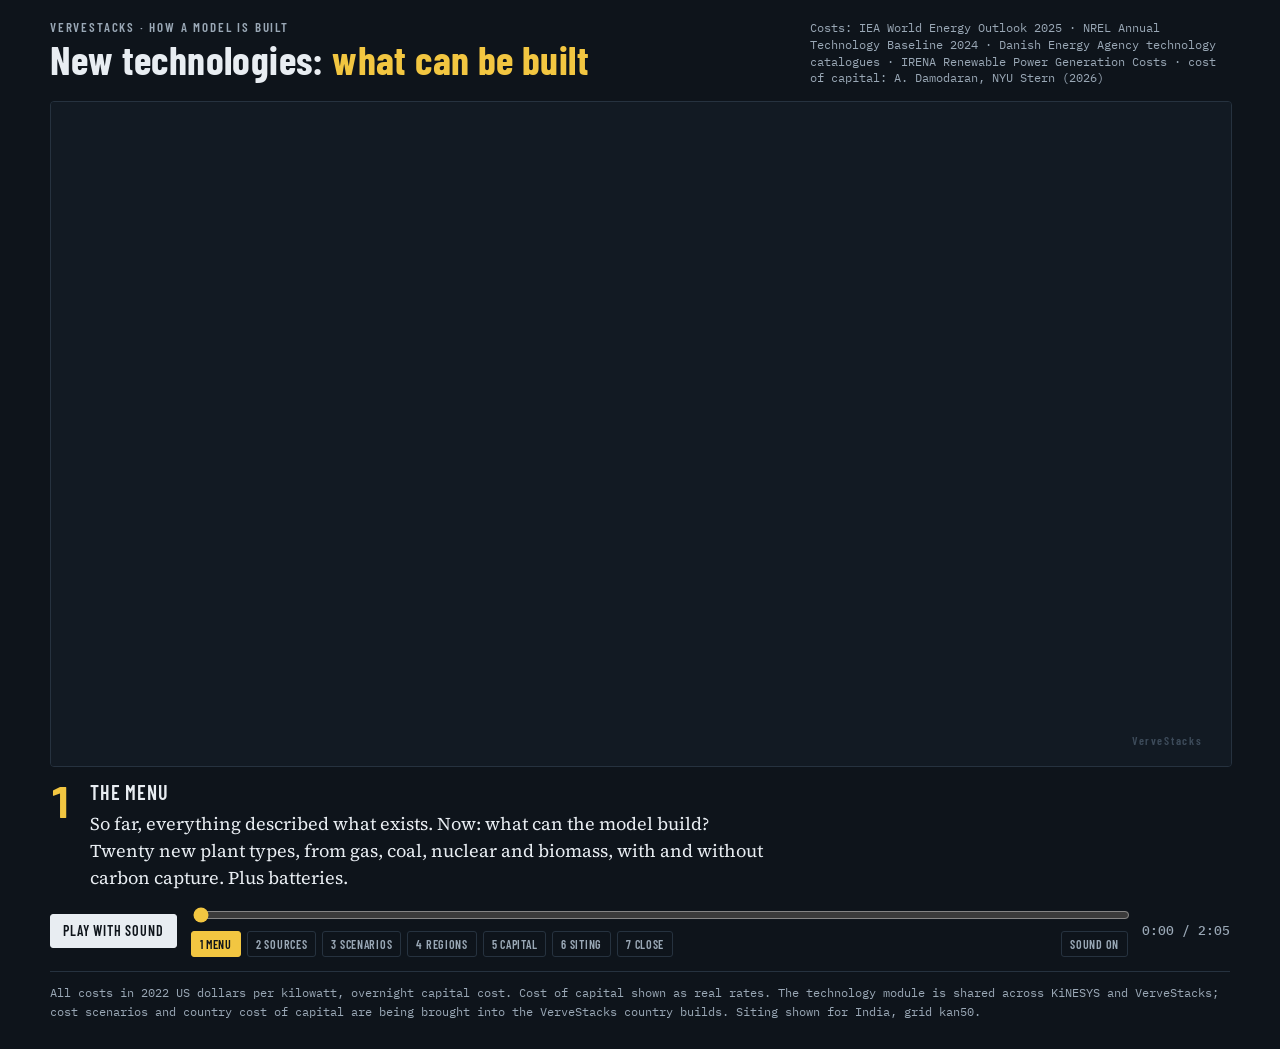
<file: docs/films/v/newtech_IND.html>
<!doctype html>
<html lang="en"><head><meta charset="utf-8"><meta name="viewport" content="width=device-width, initial-scale=1, viewport-fit=cover"><style>html{color-scheme:dark}body{margin:0}[hidden]{display:none!important}</style></head><body>
<title>New Technology Costs</title>
<link rel="stylesheet" href="../f/fonts.css">
<style>
/* Layout: a 16:9 film stage (map left, data panel right) with subtitle-style narration and transport controls beneath. Single dark look on purpose: it is a film. */
:root{
  --ground:#0e141b;      /* page */
  --stage:#121a23;       /* canvas ground */
  --ink:#e8edf2;         /* primary text */
  --ink-2:#9aa8b6;       /* secondary text */
  --rule:#26323f;        /* hairlines */
  --signal:#f2c641;      /* accent = solar yellow, the hero of the story */
  --capture:#ff6fb5;     /* CCS retrofit marker */
  --f-display:"Barlow Condensed","Arial Narrow",Arial,sans-serif;
  --f-body:"Source Serif 4",Georgia,serif;
  --f-data:"IBM Plex Mono",ui-monospace,Menlo,monospace;
  color-scheme:dark;
}
html,body{background:var(--ground);color:var(--ink)}
body{font-family:var(--f-body)}
.wrap{max-width:1180px;margin:0 auto;padding-inline:16px;padding-block:20px 28px;display:grid;gap:14px}
header{display:flex;flex-wrap:wrap;align-items:baseline;justify-content:space-between;gap:6px 24px}
.eyebrow{font:600 13px/1 var(--f-display);letter-spacing:.14em;text-transform:uppercase;color:var(--ink-2)}
h1{margin:4px 0 0;font:700 clamp(26px,4vw,40px)/1.05 var(--f-display);letter-spacing:.01em;text-wrap:balance}
h1 span{color:var(--signal)}
.src{font:400 12px/1.4 var(--f-data);color:var(--ink-2);max-width:420px}
.stage{position:relative;width:100%;aspect-ratio:16/9;max-width:100%;background:var(--stage);border:1px solid var(--rule);border-radius:4px;overflow:hidden}
canvas{display:block;width:100%;height:100%}
.caption{display:grid;grid-template-columns:auto 1fr;gap:4px 18px;align-items:start;min-height:96px}
.beatno{font:700 44px/0.9 var(--f-display);color:var(--signal);font-variant-numeric:tabular-nums}
.captext{min-width:0}
.beattitle{font:600 20px/1.15 var(--f-display);letter-spacing:.04em;text-transform:uppercase}
.narr{margin:6px 0 0;font:400 18px/1.5 var(--f-body);color:var(--ink);max-width:68ch}
.controls{display:grid;grid-template-columns:auto 1fr auto;gap:10px 14px;align-items:center}
button{font:600 14px/1 var(--f-display);letter-spacing:.06em;text-transform:uppercase;color:var(--ink);background:transparent;border:1px solid var(--rule);border-radius:3px;padding:9px 12px;cursor:pointer}
button:hover{border-color:var(--ink-2)}
button:focus-visible,input:focus-visible{outline:2px solid var(--signal);outline-offset:2px}
#play{min-width:84px;background:var(--ink);color:var(--ground);border-color:var(--ink)}
.track{display:grid;gap:6px;min-width:0}
input[type=range]{width:100%;accent-color:var(--signal)}
.chips{display:flex;flex-wrap:wrap;gap:6px}
.chips button{padding:6px 8px;font-size:12px;color:var(--ink-2)}
.chips button[aria-current="true"]{color:var(--ground);background:var(--signal);border-color:var(--signal)}
.time{font:500 13px/1 var(--f-data);color:var(--ink-2);font-variant-numeric:tabular-nums}
.foot{font:400 12px/1.55 var(--f-data);color:var(--ink-2);border-top:1px solid var(--rule);padding-top:12px}
@media (max-width:640px){
  .controls{grid-template-columns:auto 1fr}
  .time{grid-column:2;justify-self:end}
  .track{grid-column:1/-1;order:3}
  .narr{font-size:16px}
  .beatno{font-size:34px}
}
</style>

<div class="wrap">
  <header>
    <div>
      <div class="eyebrow">VerveStacks · how a model is built</div>
      <h1>New technologies: <span>what can be built</span></h1>
    </div>
    <div class="src">Costs: IEA World Energy Outlook 2025 · NREL Annual Technology Baseline 2024 · Danish Energy Agency technology catalogues · IRENA Renewable Power Generation Costs · cost of capital: A. Damodaran, NYU Stern (2026)</div>
  </header>

  <div class="stage"><canvas id="cv" aria-label="Animated explainer of how new power technologies are characterised: sources, cost scenarios, regional costs, cost of capital and siting"></canvas></div>

  <div class="caption" aria-live="polite">
    <div class="beatno" id="beatno">1</div>
    <div class="captext">
      <div class="beattitle" id="beattitle">The menu</div>
      <p class="narr" id="narr"></p>
    </div>
  </div>

  <div class="controls">
    <button id="play" type="button">Pause</button>
    <div class="track">
      <input id="scrub" type="range" min="0" max="125.41" step="0.05" value="0" aria-label="Timeline">
      <div class="chips" id="chips"></div>
    </div>
    <div class="time" id="time">0:00 / 2:05</div>
  </div>

  <div class="foot">All costs in 2022 US dollars per kilowatt, overnight capital cost. Cost of capital shown as real rates. The technology module is shared across KiNESYS and VerveStacks; cost scenarios and country cost of capital are being brought into the VerveStacks country builds. Siting shown for India, grid kan50.</div>
</div>

<script>
const D = {"outline":[[[77.8,35.495],[77.883,35.431],[78.044,35.492],[78.001,35.269],[78.296,34.625],[78.665,34.526],[78.951,34.349],[78.976,34.217],[78.73,34.079],[78.801,33.494],[79.075,33.296],[79.456,33.25],[79.373,33.112],[79.399,33.027],[79.334,32.994],[79.614,32.765],[79.443,32.535],[79.32,32.592],[79.287,32.533],[79.113,32.472],[79.075,32.371],[78.943,32.346],[78.771,32.462],[78.737,32.63],[78.385,32.548],[78.452,32.417],[78.458,32.23],[78.745,31.964],[78.671,31.771],[78.819,31.607],[78.7,31.51],[78.763,31.445],[78.745,31.308],[78.921,31.27],[79.07,31.461],[79.131,31.438],[79.402,31.024],[79.578,30.938],[79.85,30.954],[80.063,30.785],[80.157,30.793],[80.225,30.734],[80.167,30.674],[80.18,30.559],[80.596,30.46],[81.003,30.213],[80.868,30.2],[80.716,30.013],[80.369,29.758],[80.385,29.605],[80.214,29.417],[80.28,29.31],[80.258,29.202],[80.219,29.211],[80.221,29.126],[80.133,29.11],[80.036,28.837],[80.33,28.627],[80.488,28.562],[80.488,28.656],[80.556,28.679],[80.905,28.441],[81.17,28.361],[81.296,28.128],[81.396,28.161],[81.473,28.066],[81.856,27.851],[82.027,27.912],[82.402,27.677],[82.68,27.694],[82.752,27.495],[83.133,27.444],[83.282,27.331],[83.387,27.47],[83.59,27.457],[83.855,27.345],[83.834,27.434],[84.008,27.441],[84.117,27.513],[84.289,27.376],[84.607,27.31],[84.658,27.203],[84.64,27.028],[84.817,27.011],[85.019,26.846],[85.162,26.851],[85.195,26.759],[85.287,26.737],[85.609,26.851],[85.702,26.797],[85.713,26.653],[85.829,26.566],[86.011,26.654],[86.196,26.583],[86.284,26.612],[86.714,26.415],[87.041,26.58],[87.106,26.405],[87.219,26.408],[87.3,26.346],[87.416,26.427],[87.587,26.378],[87.87,26.465],[87.975,26.367],[88.074,26.454],[88.169,26.744],[88.151,26.863],[87.969,27.111],[88.035,27.323],[88.023,27.495],[88.16,27.774],[88.1,27.928],[88.379,27.983],[88.61,28.106],[88.803,28.011],[88.855,27.859],[88.742,27.532],[88.774,27.409],[88.892,27.316],[88.73,27.151],[88.828,27.098],[88.852,26.945],[88.907,26.981],[89.097,26.821],[89.342,26.854],[89.586,26.784],[89.61,26.712],[89.814,26.696],[90.127,26.751],[90.177,26.832],[90.349,26.897],[90.717,26.767],[91.297,26.775],[91.42,26.872],[91.521,26.798],[91.825,26.858],[91.879,26.803],[91.893,26.881],[91.975,26.847],[92.073,26.888],[91.988,27.122],[92.089,27.292],[91.975,27.472],[91.727,27.46],[91.604,27.532],[91.573,27.62],[91.636,27.783],[91.564,27.851],[91.827,27.808],[91.865,27.73],[91.952,27.725],[92.24,27.865],[92.304,27.786],[92.393,27.856],[92.575,27.848],[92.736,27.986],[92.639,28.057],[92.679,28.133],[93.208,28.341],[93.186,28.432],[93.317,28.603],[93.446,28.672],[93.928,28.683],[93.992,28.845],[94.25,28.933],[94.347,29.024],[94.271,29.098],[94.288,29.148],[94.515,29.221],[94.6,29.317],[94.704,29.285],[94.777,29.167],[95.367,29.036],[95.488,29.069],[95.564,29.246],[95.717,29.218],[95.745,29.34],[96.075,29.369],[96.142,29.368],[96.235,29.241],[96.366,29.257],[96.316,29.172],[96.175,29.109],[96.195,28.941],[96.367,29.037],[96.458,28.995],[96.593,28.758],[96.598,28.71],[96.501,28.688],[96.302,28.421],[96.37,28.378],[96.562,28.447],[96.717,28.437],[96.966,28.33],[97.116,28.367],[97.323,28.217],[97.293,28.095],[97.362,27.995],[97.334,27.894],[97.223,27.9],[96.862,27.599],[96.881,27.444],[97.101,27.183],[97.119,27.087],[96.865,27.172],[96.854,27.249],[96.705,27.361],[96.143,27.258],[95.699,26.896],[95.49,26.811],[95.411,26.702],[95.123,26.612],[95.041,26.476],[95.042,26.288],[95.088,26.104],[95.151,26.05],[95.001,25.922],[95.009,25.737],[94.608,25.395],[94.553,25.204],[94.689,25.139],[94.709,25.026],[94.582,24.73],[94.516,24.705],[94.295,24.333],[94.132,23.857],[93.804,23.936],[93.711,24.005],[93.457,23.96],[93.368,24.078],[93.31,24.064],[93.375,23.739],[93.43,23.68],[93.375,23.13],[93.273,23.006],[93.14,23.032],[93.176,22.882],[93.071,22.693],[93.174,22.259],[93.142,22.187],[93.025,22.202],[92.979,21.995],[92.906,22.017],[92.877,21.957],[92.684,22.154],[92.651,22.019],[92.576,21.978],[92.496,22.696],[92.36,22.927],[92.349,23.354],[92.259,23.706],[92.194,23.648],[92.151,23.732],[92.019,23.64],[91.923,23.723],[91.941,23.495],[91.744,23.272],[91.796,23.089],[91.586,22.944],[91.394,23.263],[91.371,23.063],[91.314,23.101],[91.287,23.356],[91.136,23.63],[91.216,23.908],[91.339,23.995],[91.363,24.1],[91.582,24.096],[91.629,24.215],[91.704,24.143],[91.733,24.234],[91.877,24.158],[91.9,24.338],[91.972,24.316],[91.95,24.375],[92.108,24.406],[92.234,24.778],[92.223,24.891],[92.381,24.837],[92.478,24.864],[92.484,24.928],[92.304,25.074],[92.034,25.182],[91.639,25.124],[91.236,25.202],[90.822,25.142],[90.365,25.15],[89.819,25.285],[89.834,25.635],[89.783,25.814],[89.829,25.979],[89.653,26.223],[89.563,26.143],[89.611,26.072],[89.542,25.96],[89.335,25.999],[89.119,26.147],[89.069,26.287],[89.103,26.327],[89.044,26.381],[88.941,26.439],[88.891,26.386],[89.019,26.234],[88.876,26.277],[88.825,26.227],[88.748,26.293],[88.663,26.264],[88.712,26.328],[88.656,26.415],[88.373,26.612],[88.315,26.465],[88.461,26.454],[88.498,26.353],[88.432,26.362],[88.326,26.216],[88.164,26.14],[88.088,25.831],[88.128,25.775],[88.26,25.789],[88.53,25.5],[88.666,25.463],[88.772,25.502],[88.842,25.333],[88.985,25.285],[88.924,25.168],[88.441,25.19],[88.426,25.051],[88.323,24.875],[88.243,24.881],[88.202,24.945],[88.115,24.916],[88.141,24.845],[88.022,24.646],[88.11,24.501],[88.475,24.315],[88.635,24.294],[88.66,24.338],[88.738,24.287],[88.746,24.214],[88.678,24.154],[88.714,23.925],[88.578,23.855],[88.54,23.65],[88.719,23.468],[88.77,23.489],[88.697,23.252],[88.96,23.203],[88.851,23.075],[88.839,22.976],[88.945,22.848],[88.928,22.548],[89.078,22.151],[89.037,22.086],[89.061,21.938],[89.01,21.905],[88.905,21.969],[89.016,21.853],[89.083,21.617],[88.892,21.654],[88.859,21.767],[88.859,21.637],[88.806,21.623],[88.811,21.692],[88.791,21.568],[88.708,21.578],[88.695,21.84],[88.763,22.017],[88.709,22.072],[88.763,22.131],[88.695,22.082],[88.731,22.037],[88.69,21.946],[88.631,21.945],[88.683,22.185],[88.66,22.205],[88.567,21.851],[88.565,21.767],[88.633,21.75],[88.572,21.558],[88.488,21.557],[88.533,21.795],[88.496,21.952],[88.456,21.624],[88.393,21.6],[88.393,21.699],[88.331,21.719],[88.31,21.61],[88.298,21.764],[88.262,21.799],[88.306,21.572],[88.254,21.555],[88.182,21.665],[88.21,21.789],[88.147,21.959],[88.222,22.078],[88.198,22.168],[88.009,22.24],[87.94,22.413],[87.907,22.425],[87.965,22.245],[88.133,22.179],[88.164,22.09],[88.043,22.017],[87.984,21.854],[87.834,21.729],[87.704,21.656],[87.201,21.552],[86.918,21.327],[86.844,21.082],[86.966,20.806],[86.879,20.781],[86.987,20.752],[86.999,20.711],[86.94,20.698],[87.043,20.698],[86.751,20.489],[86.72,20.368],[86.81,20.415],[86.694,20.294],[86.755,20.314],[86.495,20.184],[86.391,20.02],[86.426,19.999],[86.209,20.067],[86.153,20.143],[86.168,20.073],[86.372,19.965],[85.48,19.666],[85.427,19.704],[85.577,19.746],[85.57,19.876],[85.44,19.896],[85.268,19.78],[85.103,19.53],[85.124,19.478],[85.233,19.554],[85.193,19.581],[85.248,19.656],[85.391,19.691],[85.378,19.615],[85.288,19.601],[85.331,19.576],[85.577,19.691],[85.18,19.475],[84.791,19.121],[84.739,19.148],[84.74,19.074],[84.78,19.097],[84.741,19.028],[84.424,18.636],[84.247,18.526],[84.35,18.553],[84.113,18.298],[83.452,17.923],[83.341,17.717],[83.247,17.716],[83.299,17.664],[83.213,17.635],[83.239,17.593],[82.719,17.349],[82.388,17.127],[82.253,16.929],[82.314,16.847],[82.362,16.859],[82.349,16.956],[82.367,16.909],[82.366,16.812],[82.338,16.678],[82.281,16.621],[82.307,16.58],[81.763,16.323],[81.557,16.373],[81.417,16.34],[81.411,16.383],[81.26,16.333],[81.15,15.97],[80.999,15.847],[81.013,15.778],[80.91,15.853],[80.896,16.031],[80.807,15.716],[80.776,15.884],[80.67,15.908],[80.28,15.701],[80.091,15.305],[80.053,15.093],[80.108,14.714],[80.178,14.606],[80.142,14.571],[80.197,14.565],[80.175,14.345],[80.047,14.207],[80.136,14.229],[80.314,13.441],[80.142,13.729],[80.136,13.619],[80.094,13.695],[80.053,13.619],[80.119,13.501],[80.327,13.43],[80.333,13.198],[80.18,12.533],[80.096,12.362],[79.944,12.218],[80.005,12.242],[79.862,12.022],[79.786,11.769],[79.752,11.577],[79.819,11.381],[79.75,11.374],[79.676,11.296],[79.759,11.358],[79.833,11.342],[79.857,10.293],[79.795,10.269],[79.757,10.309],[79.633,10.329],[79.614,10.31],[79.76,10.258],[79.557,10.299],[79.587,10.344],[79.398,10.325],[79.286,10.253],[79.236,10.167],[79.279,10.036],[78.981,9.667],[78.913,9.474],[79.075,9.3],[79.341,9.316],[79.454,9.159],[79.293,9.25],[78.989,9.278],[78.412,9.1],[78.183,8.877],[78.162,8.753],[78.215,8.765],[78.115,8.658],[78.128,8.488],[78.056,8.364],[77.511,8.076],[77.309,8.131],[76.996,8.368],[76.544,8.913],[76.621,8.925],[76.574,8.943],[76.668,9.007],[76.528,8.947],[76.483,9.172],[76.415,9.247],[76.443,9.145],[76.363,9.325],[76.312,9.493],[76.236,9.953],[76.251,9.963],[76.339,9.699],[76.333,9.871],[76.394,9.679],[76.357,9.521],[76.503,9.535],[76.407,9.569],[76.394,9.843],[76.245,10.102],[76.215,10.138],[76.243,9.987],[76.182,10.106],[76.24,10.239],[76.195,10.269],[76.202,10.2],[76.153,10.22],[75.736,11.372],[75.609,11.485],[75.506,11.727],[75.325,11.899],[75.308,11.932],[75.4,11.92],[75.393,11.975],[75.302,11.966],[75.304,12.043],[75.277,11.967],[75.194,12.022],[75.14,12.249],[75.105,12.221],[74.828,12.825],[74.941,12.879],[74.818,12.862],[74.689,13.382],[74.667,13.633],[74.736,13.654],[74.688,13.712],[74.66,13.66],[74.495,14.031],[74.429,14.24],[74.509,14.25],[74.415,14.301],[74.352,14.53],[74.428,14.476],[74.359,14.571],[74.301,14.527],[74.339,14.613],[74.276,14.61],[74.253,14.719],[74.096,14.793],[74.235,14.877],[74.112,14.846],[74.031,14.995],[73.913,15.079],[73.962,15.152],[73.891,15.343],[73.783,15.408],[73.968,15.374],[73.796,15.449],[73.866,15.538],[73.766,15.497],[73.737,15.572],[73.838,15.661],[73.718,15.627],[73.605,15.881],[73.447,16.069],[73.488,16.189],[73.447,16.114],[73.385,16.402],[73.303,16.533],[73.379,16.518],[73.315,16.599],[73.371,16.61],[73.312,16.645],[73.276,17.079],[73.187,17.306],[73.249,17.285],[73.126,17.557],[73.201,17.586],[73.121,17.626],[73.005,18.012],[73.043,18.067],[72.987,18.067],[72.927,18.224],[72.94,18.286],[73.057,18.186],[73.072,18.273],[72.977,18.295],[72.891,18.429],[72.925,18.536],[73.015,18.47],[72.91,18.559],[72.852,18.72],[72.866,18.799],[72.927,18.827],[72.995,18.731],[72.982,18.871],[72.897,18.894],[73.057,19.015],[72.988,18.999],[72.975,19.163],[72.821,18.903],[72.77,18.948],[72.824,19.054],[72.823,19.169],[72.782,19.16],[72.83,19.252],[72.775,19.205],[72.785,19.314],[72.973,19.294],[73.027,19.206],[73.05,19.218],[72.988,19.301],[72.763,19.38],[72.754,19.482],[72.879,19.532],[72.742,19.581],[72.756,19.519],[72.723,19.536],[72.687,19.725],[72.726,19.706],[72.733,19.78],[72.678,19.747],[72.649,19.852],[72.748,20.28],[72.947,20.759],[72.886,20.807],[72.9,20.868],[72.837,20.836],[72.888,20.983],[72.772,21.024],[72.85,21.048],[72.81,21.13],[72.7,21.075],[72.714,21.164],[72.615,21.106],[72.735,21.199],[72.618,21.253],[72.587,21.341],[72.646,21.363],[72.565,21.386],[72.747,21.453],[72.584,21.417],[72.823,21.644],[72.89,21.641],[73.132,21.758],[72.927,21.685],[72.55,21.667],[72.567,21.849],[72.735,21.994],[72.543,21.911],[72.502,21.976],[72.575,22.195],[72.748,22.164],[72.812,22.234],[72.916,22.223],[72.917,22.271],[72.757,22.244],[72.574,22.288],[72.466,22.233],[72.392,22.253],[72.397,22.367],[72.328,22.261],[72.24,22.302],[72.149,22.278],[72.24,22.288],[72.239,22.239],[72.306,22.23],[72.308,22.079],[72.173,21.976],[72.097,22.007],[72.102,21.945],[72.029,21.939],[72.157,21.926],[72.169,21.841],[72.058,21.899],[72.105,21.836],[72.004,21.858],[71.996,21.8],[72.166,21.794],[72.299,21.626],[72.105,21.315],[72.105,21.205],[71.141,20.766],[70.982,20.71],[70.74,20.718],[70.337,20.927],[70.054,21.153],[69.809,21.466],[69.427,21.781],[69.391,21.877],[69.336,21.862],[69.198,21.98],[68.945,22.295],[68.983,22.419],[69.074,22.482],[69.072,22.399],[69.202,22.415],[69.17,22.328],[69.212,22.274],[69.48,22.342],[69.516,22.448],[69.616,22.356],[69.733,22.48],[69.795,22.419],[69.973,22.541],[70.178,22.562],[70.375,22.903],[70.505,22.98],[70.503,23.104],[70.467,23.13],[70.399,23.069],[70.392,22.941],[70.233,23.0],[70.163,22.949],[70.131,22.994],[70.135,22.93],[69.833,22.858],[69.716,22.747],[69.586,22.761],[69.202,22.852],[68.866,23.02],[68.654,23.158],[68.623,23.268],[68.552,23.26],[68.607,23.326],[68.521,23.369],[68.536,23.421],[68.424,23.446],[68.486,23.514],[68.437,23.549],[68.412,23.495],[68.409,23.621],[68.491,23.619],[68.469,23.659],[68.822,23.878],[68.428,23.714],[68.327,23.587],[68.143,23.613],[68.276,23.666],[68.209,23.696],[68.198,23.775],[68.164,23.758],[68.264,23.936],[68.724,23.965],[68.747,24.331],[68.799,24.329],[68.839,24.236],[68.904,24.321],[68.963,24.257],[69.563,24.277],[69.715,24.169],[69.972,24.165],[70.098,24.299],[70.416,24.402],[70.563,24.424],[70.568,24.273],[70.755,24.231],[70.918,24.362],[71.083,24.412],[70.977,24.465],[70.955,24.585],[71.064,24.683],[70.849,25.163],[70.654,25.397],[70.654,25.674],[70.249,25.708],[70.065,25.98],[70.147,26.217],[70.158,26.53],[70.056,26.589],[69.816,26.58],[69.504,26.735],[69.465,26.808],[69.534,27.126],[69.994,27.571],[70.102,27.812],[70.342,28.011],[70.535,28.016],[70.633,27.932],[70.71,27.741],[70.832,27.701],[71.226,27.845],[71.561,27.869],[71.874,27.96],[71.908,28.136],[72.15,28.354],[72.355,28.767],[72.93,29.048],[73.233,29.537],[73.37,29.927],[73.74,30.048],[73.944,30.188],[73.852,30.373],[74.058,30.531],[74.067,30.611],[74.164,30.665],[74.319,30.893],[74.401,30.893],[74.659,31.084],[74.537,31.115],[74.506,31.175],[74.617,31.459],[74.489,31.711],[74.55,31.827],[74.698,31.95],[74.784,31.943],[74.829,32.025],[75.295,32.149],[75.359,32.262],[75.024,32.466],[74.689,32.471],[74.63,32.588],[74.685,32.831],[74.574,32.753],[74.346,32.767],[74.311,32.994],[74.154,33.04],[74.002,33.178],[73.992,33.253],[74.096,33.328],[74.158,33.494],[73.977,33.648],[73.966,33.735],[74.035,33.829],[74.178,33.858],[74.272,33.962],[74.228,34.013],[73.977,34.005],[73.894,34.054],[73.991,34.219],[73.938,34.304],[73.775,34.371],[73.926,34.565],[73.919,34.643],[74.349,34.773],[75.018,34.63],[75.213,34.645],[75.348,34.557],[75.612,34.498],[75.796,34.508],[76.023,34.677],[76.155,34.662],[76.438,34.763],[76.653,34.747],[76.744,34.819],[76.758,34.915],[76.921,34.921],[77.013,34.986],[77.042,35.107],[77.8,35.495]],[[93.053,13.284],[93.037,13.062],[92.979,13.03],[92.937,13.067],[92.953,12.971],[92.905,12.982],[92.876,12.917],[92.964,12.865],[92.991,12.519],[92.936,12.42],[92.847,12.434],[92.915,12.338],[92.894,12.205],[92.757,12.077],[92.793,12.036],[92.741,11.984],[92.737,11.879],[92.762,11.94],[92.799,11.899],[92.76,11.709],[92.684,11.65],[92.697,11.611],[92.761,11.664],[92.717,11.494],[92.525,11.857],[92.571,11.933],[92.618,11.866],[92.682,12.22],[92.728,12.173],[92.793,12.208],[92.793,12.296],[92.718,12.362],[92.722,12.599],[92.783,12.665],[92.737,12.807],[92.835,13.002],[92.847,13.345],[93.012,13.578],[93.066,13.537],[93.078,13.397],[92.977,13.345],[93.053,13.284]]],"proj":{"lon":82.75,"lat":21.79,"kx":0.9286,"s":27.5},"nodes":[[77.721,29.134,"Meerut",1],[78.227,26.113,"Gwalior",0],[78.256,24.217,"Lalitpur",1],[80.713,24.574,"Satna",1],[78.493,20.669,"Wardha",1],[84.948,24.625,"Gaya",1],[75.904,22.908,"Indore",1],[78.799,14.383,"Kadapa",1],[76.051,17.608,"Solapur",1],[81.351,21.372,"Raipur",1],[78.178,15.673,"Kurnool",0],[75.488,19.769,"Aurangabad",1],[79.767,23.137,"Jabalpur",1],[85.152,20.736,"Angul",1],[73.377,22.317,"Vadodara",1],[82.762,22.272,"Korba",1],[83.981,22.092,"Jharsuguda",1],[77.447,23.402,"Bhopal",0],[75.665,26.651,"Jaipur",1],[75.146,30.784,"Ludhiana",1],[77.286,16.201,"Raichur",1],[78.031,12.133,"Salem",1],[82.055,17.092,"Kakinada",1],[77.698,28.196,"Delhi",1],[74.22,16.632,"Kolhapur",1],[73.212,19.408,"Mumbai",1],[82.576,23.949,"Singrauli",1],[74.457,26.29,"Ajmer",0],[74.218,24.611,"Chittorgarh",1],[69.593,23.452,"Bhuj",1],[87.38,22.691,"Kharagpur",1],[78.933,27.22,"Mainpuri",1],[88.54,23.018,"Kolkata",0],[78.864,20.403,"Warora",0],[79.947,16.215,"Guntur",1],[80.321,13.246,"Chennai",1],[69.157,23.363,"Kutch",0],[72.482,27.512,"Phalodi",1],[78.002,9.449,"Madurai",1],[75.139,32.762,"Jammu",0],[84.997,20.789,"Talcher",1],[78.486,30.254,"Rishikesh",1],[92.769,26.874,"Tezpur",0],[90.372,26.459,"Bongaigaon",1],[92.721,24.827,"Silchar",0],[85.509,25.163,"Patna",1],[83.708,25.128,"Sasaram",1],[86.87,23.822,"Asansol",1],[85.763,23.724,"Bokaro",1],[87.265,25.232,"Bhagalpur",1]],"lines":[[39,19,11024],[0,41,11024],[40,13,11024],[16,40,11024],[0,3,5512],[0,18,11024],[19,0,11024],[0,23,16536],[0,31,5512],[7,35,11024],[10,35,11024],[35,21,22048],[29,36,22048],[18,37,11024],[37,19,11024],[37,27,11024],[47,49,3575],[47,5,3575],[38,21,11024],[1,2,27560],[1,3,11024],[12,1,11024],[18,1,11024],[23,1,11024],[1,31,22048],[15,48,11024],[30,48,11024],[45,48,1787],[2,3,11024],[6,2,5512],[2,12,22048],[3,26,22048],[3,31,27560],[3,46,11024],[4,9,33072],[11,4,33072],[4,12,11024],[33,4,11024],[42,43,10725],[44,42,10725],[49,43,10725],[45,49,25025],[45,5,3575],[46,5,23686],[11,6,11024],[6,14,5512],[6,17,5512],[7,10,11024],[7,34,11024],[11,8,11024],[8,20,11024],[21,8,11024],[24,8,11024],[8,25,5512],[33,8,11024],[9,15,22048],[16,9,22048],[9,33,11024],[20,10,11024],[10,33,11024],[34,10,11024],[14,11,5512],[25,11,11024],[12,15,33072],[17,12,5512],[26,12,11024],[33,12,11024],[16,13,11024],[13,22,11024],[29,14,11024],[16,15,44097],[18,23,33072],[27,18,11024],[34,22,11024],[23,31,38585],[26,31,11024],[46,26,11024],[28,27,11024],[29,28,22048],[30,32,11024],[31,46,16536],[33,34,11024],[46,45,28600]],"world":[[5,[[115.8,4.4],[117.4,4.2],[117.8,3.7],[117.5,3.8],[117.5,3.6],[117.1,3.6],[117.0,3.6],[119.0,1.0],[117.9,1.1],[117.6,-0.8],[116.2,-1.8],[116.6,-2.2],[116.0,-3.6],[114.7,-4.2],[114.4,-3.2],[113.0,-2.9],[111.9,-3.6],[111.8,-2.7],[110.3,-3.0],[110.1,-1.3],[108.9,0.3],[109.3,1.9],[110.6,0.9],[112.5,1.6],[114.5,1.4],[115.8,4.4]]],[5,[[141.0,-2.6],[141.0,-9.1],[140.2,-7.9],[138.9,-8.3],[139.1,-7.6],[138.7,-7.2],[139.2,-7.2],[139.2,-7.2],[138.6,-6.9],[139.2,-7.0],[138.1,-5.4],[134.0,-3.9],[133.9,-2.9],[132.9,-4.1],[132.8,-3.3],[132.0,-2.8],[133.7,-2.7],[133.9,-2.1],[132.3,-2.3],[132.0,-1.5],[130.9,-1.4],[132.4,-0.4],[134.0,-0.7],[134.2,-2.4],[135.3,-3.4],[137.8,-1.5],[141.0,-2.6]]],[5,[[111.0,-8.3],[108.9,-7.6],[107.9,-7.7],[105.2,-6.8],[106.1,-5.9],[108.9,-6.8],[110.4,-7.0],[111.0,-6.4],[112.6,-6.9],[112.8,-7.5],[113.1,-7.7],[114.4,-7.8],[114.4,-8.5],[114.6,-8.7],[113.2,-8.3],[111.0,-8.3]]],[5,[[119.8,-0.9],[119.6,0.0],[119.8,-0.1],[120.0,0.7],[120.6,0.8],[120.8,1.3],[123.9,0.8],[125.2,1.7],[124.3,0.4],[120.2,0.2],[120.7,-1.4],[121.6,-0.8],[123.5,-0.8],[121.3,-1.8],[122.5,-3.2],[122.2,-3.6],[122.9,-4.4],[121.6,-4.7],[121.1,-2.8],[120.6,-2.7],[120.5,-5.6],[119.7,-5.7],[119.5,-3.5],[118.9,-3.6],[118.8,-2.8],[119.8,-0.9]]],[5,[[100.9,1.8],[101.1,2.3],[101.4,1.7],[102.1,1.4],[102.2,1.0],[102.4,0.8],[103.0,0.7],[102.5,0.2],[103.7,0.3],[103.3,-0.3],[103.3,-0.7],[104.4,-1.0],[104.9,-2.1],[104.5,-2.8],[104.9,-2.3],[106.0,-3.0],[105.7,-5.9],[105.3,-5.4],[104.6,-5.5],[104.6,-5.9],[102.3,-4.0],[99.1,0.3],[98.8,1.7],[95.2,5.6],[97.5,5.2],[100.9,1.8]]],[5,[[102.1,6.3],[103.4,4.8],[103.4,2.9],[104.3,1.4],[101.9,2.4],[100.7,3.9],[100.2,6.7],[101.1,5.6],[102.1,6.3]]],[5,[[115.1,4.9],[116.8,7.0],[116.8,6.6],[117.2,7.0],[117.3,6.6],[117.7,6.5],[117.5,5.9],[119.3,5.3],[118.1,4.9],[118.6,4.4],[115.8,4.4],[114.5,1.4],[112.5,1.6],[110.6,0.9],[109.7,1.6],[109.6,2.1],[109.9,1.7],[110.3,1.8],[110.7,1.4],[110.8,1.6],[111.1,1.4],[111.2,1.4],[111.3,1.3],[111.4,1.4],[111.5,2.7],[113.0,3.2],[114.0,4.6],[114.6,4.0],[115.0,4.9],[115.3,4.3],[115.1,4.9]]],[8,[[-69.5,-17.5],[-68.4,-19.4],[-68.8,-20.4],[-67.9,-22.8],[-67.0,-23.0],[-67.4,-24.0],[-68.6,-24.8],[-68.3,-27.0],[-69.7,-28.4],[-70.5,-31.2],[-69.8,-34.2],[-71.2,-36.8],[-70.8,-38.6],[-71.7,-39.6],[-72.1,-42.6],[-71.9,-44.4],[-71.1,-44.5],[-72.1,-44.8],[-71.3,-45.3],[-71.7,-46.7],[-72.6,-48.8],[-73.6,-49.5],[-73.2,-50.7],[-72.3,-50.6],[-72.0,-52.0],[-70.0,-52.0],[-68.4,-52.3],[-69.2,-52.2],[-70.9,-52.7],[-71.3,-53.9],[-72.5,-53.4],[-71.8,-53.5],[-71.1,-52.9],[-71.4,-52.7],[-72.6,-53.1],[-72.2,-53.2],[-72.6,-53.3],[-72.4,-53.5],[-73.3,-53.2],[-72.7,-53.3],[-73.0,-52.8],[-72.4,-52.9],[-71.6,-52.6],[-72.9,-52.5],[-73.2,-53.1],[-73.2,-52.9],[-73.6,-52.8],[-73.2,-52.8],[-72.9,-52.5],[-73.7,-52.7],[-73.5,-52.5],[-73.7,-52.0],[-72.5,-52.4],[-72.5,-51.8],[-72.7,-51.6],[-73.1,-51.4],[-73.3,-51.5],[-72.5,-51.7],[-73.3,-51.6],[-73.2,-52.1],[-73.3,-51.7],[-73.4,-51.7],[-73.3,-52.2],[-73.9,-51.6],[-73.6,-51.6],[-73.7,-51.1],[-74.3,-50.9],[-73.8,-51.0],[-73.6,-50.4],[-74.0,-50.8],[-74.0,-50.4],[-74.7,-50.2],[-73.9,-50.3],[-74.4,-50.0],[-73.9,-50.1],[-74.3,-49.8],[-73.7,-49.8],[-73.8,-49.0],[-74.2,-49.5],[-74.5,-49.0],[-73.9,-48.4],[-74.6,-48.0],[-73.2,-48.0],[-73.7,-47.5],[-73.9,-47.8],[-74.7,-47.7],[-74.0,-47.6],[-74.5,-47.4],[-74.0,-47.3],[-73.9,-47.0],[-74.1,-46.8],[-74.9,-46.4],[-75.7,-46.7],[-74.4,-45.8],[-73.7,-46.5],[-73.5,-45.5],[-72.8,-45.4],[-73.4,-45.0],[-73.1,-44.9],[-72.7,-44.8],[-72.6,-44.5],[-73.3,-44.2],[-72.8,-43.8],[-72.8,-42.3],[-72.4,-42.4],[-72.5,-42.0],[-72.9,-41.9],[-72.3,-41.6],[-72.3,-41.4],[-73.5,-41.8],[-73.9,-41.0],[-73.2,-39.4],[-73.7,-37.3],[-73.2,-37.2],[-71.6,-33.5],[-71.5,-28.9],[-70.1,-21.4],[-70.4,-18.3],[-69.5,-17.5]]],[8,[[-68.6,-54.8],[-70.0,-54.7],[-70.8,-54.8],[-72.0,-54.5],[-69.0,-54.5],[-70.2,-53.8],[-69.4,-53.4],[-70.5,-53.3],[-69.4,-52.5],[-68.6,-52.6],[-68.6,-54.8]]],[8,[[-69.5,-17.5],[-68.8,-16.3],[-69.4,-15.6],[-68.7,-12.5],[-69.6,-11.0],[-68.6,-11.1],[-65.4,-9.7],[-65.0,-12.0],[-60.5,-13.8],[-60.2,-16.3],[-58.3,-16.3],[-58.4,-17.2],[-57.5,-18.2],[-58.2,-20.2],[-59.1,-19.3],[-61.8,-19.6],[-62.7,-22.2],[-63.9,-22.0],[-64.3,-22.9],[-64.6,-22.2],[-66.2,-21.8],[-67.8,-22.9],[-68.8,-20.4],[-68.4,-19.4],[-69.5,-17.5]]],[8,[[-68.8,-16.3],[-70.4,-18.3],[-75.9,-14.6],[-79.0,-8.2],[-81.1,-6.0],[-81.3,-4.5],[-80.8,-3.7],[-80.3,-3.4],[-80.5,-4.4],[-79.1,-5.0],[-78.4,-3.4],[-75.6,-1.5],[-75.6,-0.1],[-74.8,-0.2],[-72.9,-2.4],[-71.0,-2.2],[-70.1,-2.7],[-70.7,-3.8],[-70.0,-4.3],[-72.9,-5.1],[-74.0,-7.5],[-73.2,-9.4],[-72.2,-10.0],[-70.5,-9.4],[-70.6,-11.0],[-69.6,-11.0],[-68.7,-12.5],[-69.4,-15.6],[-68.8,-16.3]]],[8,[[-67.2,-22.8],[-66.2,-21.8],[-64.6,-22.2],[-64.3,-22.9],[-63.9,-22.0],[-62.8,-22.0],[-61.0,-23.8],[-57.8,-25.2],[-58.6,-27.3],[-55.8,-27.4],[-54.6,-25.6],[-53.7,-26.3],[-53.8,-27.2],[-55.8,-28.2],[-57.9,-30.6],[-58.6,-34.3],[-57.2,-35.2],[-56.7,-36.6],[-57.6,-38.1],[-62.4,-38.8],[-62.0,-39.4],[-62.5,-40.3],[-62.2,-40.6],[-62.7,-41.0],[-65.1,-40.8],[-65.0,-42.1],[-63.8,-42.1],[-63.6,-42.8],[-64.9,-42.7],[-64.3,-43.0],[-65.3,-43.7],[-65.5,-44.9],[-67.6,-46.0],[-66.8,-47.0],[-65.7,-47.2],[-66.4,-47.9],[-65.8,-47.9],[-67.6,-49.0],[-67.9,-50.0],[-68.7,-49.7],[-69.0,-50.0],[-68.3,-50.1],[-69.4,-51.1],[-69.0,-51.6],[-69.4,-51.6],[-69.6,-51.6],[-69.0,-51.6],[-68.4,-52.3],[-68.4,-52.4],[-72.0,-52.0],[-72.3,-50.6],[-73.2,-50.7],[-73.6,-49.9],[-71.7,-46.7],[-71.3,-45.3],[-72.1,-44.8],[-71.1,-44.5],[-71.9,-44.4],[-72.1,-42.6],[-71.7,-39.6],[-70.8,-38.6],[-71.2,-36.8],[-69.8,-34.2],[-70.6,-31.3],[-69.7,-28.4],[-68.3,-27.0],[-68.6,-24.8],[-67.3,-24.0],[-67.2,-22.8]]],[8,[[-68.6,-54.8],[-68.6,-52.6],[-67.6,-53.9],[-65.1,-54.6],[-68.6,-54.8]]],[5,[[77.8,35.5],[79.6,32.8],[78.4,32.5],[78.7,31.3],[81.0,30.2],[80.0,28.8],[82.8,27.5],[88.0,26.4],[88.1,27.9],[88.6,28.1],[89.1,26.8],[91.9,26.8],[91.6,27.9],[92.6,27.8],[94.6,29.3],[96.1,29.4],[96.3,28.4],[97.4,28.0],[97.1,27.1],[95.1,26.6],[94.1,23.9],[93.3,24.1],[92.9,22.0],[92.3,23.7],[91.6,22.9],[91.1,23.6],[92.5,24.9],[89.8,25.3],[89.7,26.2],[88.4,26.6],[88.1,25.8],[89.0,25.3],[88.0,24.6],[88.7,24.3],[89.1,21.6],[88.7,22.2],[88.3,21.6],[88.2,22.2],[87.9,22.4],[86.4,20.0],[85.3,19.8],[82.3,16.6],[80.3,15.7],[79.9,10.3],[78.9,9.5],[79.3,9.3],[79.5,9.2],[78.4,9.1],[77.5,8.1],[76.5,8.9],[73.4,16.1],[72.6,19.9],[72.9,22.3],[72.4,22.4],[72.1,22.3],[72.1,21.2],[70.7,20.7],[68.9,22.3],[70.2,22.6],[70.5,23.1],[69.6,22.8],[68.4,23.4],[68.8,23.9],[68.3,23.6],[68.1,23.6],[68.7,24.3],[71.1,24.4],[69.5,27.1],[70.3,28.0],[71.9,28.0],[75.4,32.3],[74.0,33.2],[73.9,34.6],[75.8,34.5],[77.8,35.5]]],[4,[[81.0,30.2],[78.7,31.3],[78.4,32.5],[79.6,32.7],[78.8,33.5],[79.0,34.3],[78.0,35.5],[76.2,35.8],[75.8,36.6],[74.4,37.1],[75.2,37.4],[74.8,38.5],[73.8,38.6],[73.6,39.4],[74.8,40.5],[76.3,40.3],[80.2,42.0],[80.8,43.1],[80.5,44.7],[79.9,44.9],[82.5,45.1],[83.0,47.2],[85.5,47.1],[85.7,48.4],[86.9,49.1],[87.8,49.2],[88.0,48.6],[90.3,47.7],[91.0,46.6],[90.9,45.2],[95.4,44.3],[96.4,42.7],[101.5,42.5],[105.0,41.6],[110.4,42.8],[111.9,43.7],[111.4,44.4],[112.0,45.1],[113.6,44.7],[117.4,46.6],[119.9,46.7],[118.5,48.0],[115.9,47.7],[115.5,48.1],[116.7,49.8],[117.8,49.5],[119.3,50.1],[120.8,52.1],[120.0,52.8],[120.9,53.3],[123.6,53.6],[125.6,53.1],[127.5,49.8],[130.7,48.9],[131.0,47.7],[134.7,48.3],[133.1,45.1],[130.9,44.8],[131.3,43.4],[130.5,42.5],[129.9,43.0],[129.7,42.4],[128.0,42.0],[128.1,41.4],[126.7,41.7],[124.1,39.8],[123.3,39.8],[121.2,38.7],[122.3,40.5],[121.9,41.0],[118.9,39.1],[117.7,39.1],[117.7,38.4],[119.0,38.1],[119.1,37.2],[120.7,37.8],[122.7,37.4],[120.1,36.2],[119.2,35.0],[121.9,31.8],[119.6,32.4],[119.6,32.2],[120.0,32.0],[120.8,32.0],[122.0,31.0],[120.8,30.3],[120.7,30.4],[120.5,30.4],[120.4,30.4],[120.4,30.3],[120.3,30.3],[120.1,30.2],[121.3,30.3],[121.7,30.0],[121.9,29.9],[122.1,29.9],[121.4,29.5],[122.0,29.6],[121.4,29.2],[121.6,28.7],[121.1,28.8],[121.7,28.3],[120.6,28.1],[120.1,26.6],[119.6,26.7],[119.9,26.4],[119.1,26.1],[119.2,26.0],[119.3,25.9],[119.7,26.0],[119.7,25.4],[119.3,25.6],[118.6,24.5],[118.2,24.7],[117.8,24.5],[118.1,24.3],[116.5,23.4],[116.5,22.9],[113.9,22.5],[113.8,23.1],[113.4,23.1],[113.2,22.9],[113.5,22.2],[113.2,22.6],[112.9,21.9],[110.4,21.4],[110.2,20.8],[110.5,20.5],[110.3,20.3],[109.6,21.7],[107.3,21.6],[106.7,22.0],[106.8,22.8],[105.3,23.4],[104.0,22.5],[101.7,22.5],[101.8,21.1],[101.1,21.8],[100.2,21.4],[99.1,22.2],[99.5,22.9],[98.9,23.2],[98.9,24.1],[97.5,23.9],[97.8,25.2],[98.7,25.9],[98.7,27.6],[97.7,28.5],[96.3,28.4],[96.1,29.4],[94.6,29.3],[92.0,27.7],[89.9,28.3],[88.9,27.3],[88.6,28.1],[86.0,27.9],[82.1,30.3],[81.0,30.2]]],[4,[[111.0,19.7],[109.7,18.2],[108.7,18.5],[109.3,19.9],[110.7,20.2],[111.0,19.7]]],[7,[[34.1,8.6],[36.5,14.3],[37.6,14.1],[37.9,14.9],[40.8,14.1],[42.4,12.5],[41.8,11.0],[42.9,11.0],[42.8,10.2],[44.0,9.0],[48.0,8.0],[44.9,4.9],[41.8,3.9],[40.8,4.3],[39.5,3.4],[35.9,4.5],[34.7,6.7],[33.0,7.9],[34.1,8.6]]],[7,[[35.9,4.6],[35.2,5.0],[32.2,3.5],[30.6,3.6],[29.5,4.7],[28.4,4.3],[24.2,8.7],[25.1,10.3],[25.8,10.4],[26.6,9.5],[28.8,9.3],[30.0,10.3],[31.2,9.8],[32.4,11.1],[32.1,12.0],[33.2,12.2],[33.1,10.7],[33.9,10.2],[34.1,8.6],[33.0,7.9],[34.7,6.7],[35.9,4.6]]],[7,[[41.9,4.0],[44.9,4.9],[48.9,9.5],[48.9,11.2],[51.3,11.8],[51.4,10.4],[47.9,4.5],[41.5,-1.7],[41.0,-0.9],[41.0,2.8],[41.9,4.0]]],[7,[[34.0,4.2],[35.4,5.0],[38.1,3.6],[39.5,3.4],[40.8,4.3],[41.9,4.0],[41.0,2.8],[41.0,-0.9],[41.5,-1.7],[40.9,-2.0],[40.2,-2.7],[39.4,-4.6],[34.0,-1.0],[34.9,-0.3],[34.0,0.1],[35.0,1.9],[34.0,4.2]]],[7,[[34.9,-13.5],[35.5,-14.1],[35.9,-14.9],[35.3,-17.1],[34.2,-15.9],[34.5,-14.6],[33.6,-14.6],[32.7,-13.6],[33.5,-12.4],[33.2,-10.9],[33.7,-10.6],[33.0,-9.4],[34.2,-10.4],[34.0,-12.3],[34.6,-14.1],[35.2,-14.4],[34.9,-13.5]]],[7,[[34.3,-9.7],[31.2,-8.6],[29.7,-6.2],[29.7,-4.5],[30.8,-3.2],[30.5,-1.1],[31.9,-1.0],[31.6,-2.0],[31.8,-2.8],[32.2,-2.3],[32.8,-3.0],[33.0,-2.9],[34.1,-1.1],[37.6,-3.0],[39.2,-4.7],[38.8,-6.1],[39.6,-7.0],[39.3,-7.8],[39.7,-10.0],[40.4,-10.5],[37.5,-11.7],[35.0,-11.6],[34.3,-9.7]]],[6,[[35.8,32.7],[36.6,34.2],[35.7,35.6],[36.6,36.8],[42.3,37.2],[41.3,36.4],[41.0,34.4],[36.8,32.3],[35.8,32.7]]],[-1,[[48.9,11.2],[48.9,9.5],[48.0,8.0],[44.0,9.0],[42.6,10.6],[43.3,11.5],[44.6,10.4],[48.9,11.2]]],[0,[[-52.7,2.4],[-54.6,2.3],[-53.9,5.7],[-51.6,4.2],[-52.7,2.4]]],[0,[[2.5,51.1],[4.1,50.0],[8.2,49.0],[6.0,46.2],[6.8,46.4],[6.9,44.4],[7.7,44.1],[6.2,43.0],[4.0,43.5],[2.7,42.3],[2.0,42.3],[0.8,42.8],[-1.5,43.0],[-1.1,45.6],[-0.5,44.9],[-0.5,45.0],[-1.1,46.3],[-2.1,46.8],[-1.7,47.2],[-4.4,47.8],[-4.7,48.0],[-4.2,48.3],[-4.8,48.5],[-1.4,48.6],[-1.9,49.7],[-1.1,49.3],[0.4,49.5],[1.7,50.2],[1.6,50.9],[2.5,51.1]]],[8,[[-54.5,5.9],[-54.4,2.5],[-56.7,2.0],[-58.1,4.2],[-57.1,6.0],[-54.5,5.9]]],[8,[[-56.5,1.9],[-58.8,1.2],[-59.8,1.9],[-59.7,4.4],[-61.4,5.9],[-60.3,7.1],[-60.7,7.5],[-60.0,8.6],[-58.5,7.4],[-58.7,6.4],[-58.3,6.9],[-57.2,6.1],[-58.1,4.2],[-56.5,1.9]]],[2,[[128.4,38.6],[129.4,37.1],[129.5,35.5],[129.0,35.0],[128.6,35.2],[127.7,35.0],[127.3,34.4],[127.2,34.8],[126.8,34.6],[126.5,34.3],[126.7,34.8],[126.3,35.1],[126.9,36.1],[126.5,36.7],[126.1,36.8],[126.5,37.1],[126.9,36.8],[127.0,37.0],[126.5,37.8],[128.4,38.6]]],[1,[[128.4,38.6],[125.3,37.7],[125.5,37.9],[125.0,37.9],[125.3,38.1],[124.7,38.1],[125.7,38.6],[125.1,38.8],[125.5,39.6],[124.4,40.1],[126.7,41.7],[128.1,41.4],[128.0,42.0],[130.1,43.0],[130.7,42.3],[129.7,41.6],[129.7,40.8],[127.5,39.7],[127.4,39.2],[128.4,38.6]]],[7,[[-8.7,28.7],[-8.8,27.1],[-11.4,26.9],[-12.4,24.8],[-13.9,23.7],[-14.7,21.5],[-17.0,21.4],[-14.5,26.2],[-13.0,27.9],[-10.2,29.3],[-9.3,32.6],[-6.8,34.0],[-5.9,35.8],[-1.8,34.7],[-1.2,32.1],[-3.7,31.6],[-3.6,30.7],[-5.5,29.5],[-7.7,29.4],[-8.7,28.7]]],[7,[[-8.8,27.1],[-8.7,27.7],[-8.7,26.0],[-12.0,26.0],[-12.0,23.5],[-13.2,22.8],[-13.0,21.3],[-17.0,21.3],[-17.1,20.8],[-17.0,21.4],[-14.7,21.5],[-13.9,23.7],[-12.4,24.8],[-12.1,26.0],[-11.4,26.9],[-8.8,27.1]]],[8,[[-85.6,11.2],[-83.6,10.9],[-83.6,10.8],[-83.6,10.7],[-83.2,10.1],[-82.6,9.5],[-82.9,8.0],[-84.7,10.0],[-85.3,10.3],[-85.1,9.6],[-85.8,10.2],[-85.6,11.2]]],[8,[[-85.7,11.1],[-87.7,13.0],[-84.9,14.8],[-83.1,15.0],[-83.8,12.5],[-83.9,11.3],[-83.7,10.8],[-85.7,11.1]]],[7,[[18.6,3.5],[17.7,-0.5],[16.2,-2.2],[15.9,-3.9],[14.7,-4.9],[14.4,-4.3],[12.0,-5.0],[11.1,-3.9],[11.9,-3.6],[11.6,-2.3],[12.6,-1.8],[14.1,-2.5],[14.4,-1.7],[14.5,-0.6],[13.8,-0.2],[14.5,0.9],[13.2,1.3],[13.3,2.2],[16.1,1.7],[16.6,3.5],[18.6,3.5]]],[7,[[17.7,-0.5],[18.5,4.3],[19.4,5.1],[22.3,4.1],[22.9,4.8],[25.5,5.4],[27.3,5.1],[28.4,4.3],[29.6,4.6],[30.9,3.5],[30.7,2.4],[31.3,2.2],[29.9,0.8],[28.9,-2.4],[29.2,-6.1],[30.6,-8.2],[28.9,-8.5],[28.4,-9.3],[28.4,-11.5],[29.0,-12.4],[29.8,-12.2],[29.8,-13.5],[29.0,-13.4],[27.2,-11.6],[26.0,-11.9],[24.0,-10.9],[22.2,-11.2],[21.8,-7.3],[19.5,-7.0],[19.4,-8.0],[17.6,-8.1],[16.6,-5.9],[12.2,-5.8],[13.1,-4.6],[14.4,-4.3],[14.7,-4.9],[15.9,-3.9],[16.2,-2.2],[17.7,-0.5]]],[5,[[88.9,27.3],[90.2,28.4],[91.6,27.9],[92.1,26.9],[89.6,26.7],[88.9,27.3]]],[0,[[30.9,52.1],[33.8,52.4],[34.2,51.2],[35.1,51.2],[35.6,50.4],[40.1,49.6],[40.0,48.3],[38.1,47.0],[35.0,46.1],[35.3,46.3],[35.2,46.5],[34.8,46.2],[35.0,45.7],[31.8,46.3],[31.5,46.6],[32.3,46.5],[32.6,46.6],[31.7,47.3],[31.9,46.6],[31.4,46.8],[29.6,45.8],[29.8,45.4],[29.7,45.2],[28.2,45.5],[28.9,46.5],[29.8,46.3],[30.1,46.4],[29.1,48.0],[27.6,48.5],[24.9,47.7],[22.1,48.4],[24.1,50.5],[23.6,51.6],[25.8,51.9],[30.5,51.2],[30.9,52.1]]],[0,[[23.6,51.5],[23.2,52.3],[23.9,52.7],[23.5,53.9],[25.8,54.2],[26.6,55.7],[28.1,56.2],[30.9,55.6],[30.8,54.8],[32.7,53.4],[31.4,53.2],[31.8,52.1],[30.9,52.1],[30.6,51.2],[25.8,51.9],[23.6,51.5]]],[7,[[16.5,-28.6],[15.3,-27.3],[14.5,-22.5],[11.8,-17.3],[18.5,-17.4],[20.8,-18.0],[25.0,-17.6],[23.6,-18.5],[23.3,-18.0],[21.0,-18.3],[21.0,-22.0],[20.0,-22.0],[20.0,-28.4],[18.2,-28.9],[17.1,-28.0],[16.5,-28.6]]],[7,[[20.0,-24.8],[20.7,-25.5],[20.7,-26.9],[21.7,-26.9],[23.0,-25.3],[25.5,-25.7],[25.9,-24.7],[29.0,-22.2],[31.2,-22.3],[32.0,-25.6],[31.1,-25.9],[30.8,-26.8],[31.5,-27.3],[32.9,-27.0],[32.4,-28.5],[30.1,-31.2],[27.1,-33.5],[19.7,-34.8],[18.3,-34.2],[17.8,-32.8],[18.3,-31.9],[16.5,-28.6],[17.1,-28.0],[18.2,-28.9],[20.0,-28.4],[20.0,-24.8]]],[6,[[56.4,25.0],[59.8,22.2],[57.9,20.3],[57.8,19.0],[55.4,17.8],[55.0,17.0],[53.1,16.6],[52.0,19.0],[55.0,20.0],[55.6,22.0],[55.5,24.0],[56.4,25.0]]],[3,[[73.1,40.8],[70.4,40.4],[70.4,41.0],[69.4,40.8],[68.5,39.5],[67.4,39.5],[68.4,38.2],[67.8,37.2],[66.5,37.4],[66.6,38.0],[63.7,39.2],[61.9,41.1],[60.1,41.4],[60.0,42.2],[58.6,42.8],[57.0,41.9],[57.0,41.3],[56.0,41.3],[56.0,45.0],[58.6,45.6],[58.3,44.4],[58.7,45.5],[62.0,43.5],[64.9,43.7],[66.1,43.0],[66.0,42.0],[66.7,41.2],[67.9,41.2],[68.5,40.6],[71.0,42.3],[70.2,41.5],[73.1,40.8]]],[3,[[87.3,49.1],[85.7,48.4],[85.5,47.1],[83.0,47.2],[82.5,45.1],[79.9,44.9],[80.5,44.7],[80.8,43.1],[80.2,42.2],[74.2,43.3],[73.5,42.4],[71.2,42.7],[68.5,40.6],[67.9,41.2],[66.7,41.2],[66.0,42.0],[66.1,43.0],[64.9,43.7],[62.0,43.5],[58.7,45.5],[59.3,46.0],[56.0,45.0],[56.0,41.3],[54.1,42.3],[52.4,41.7],[52.7,42.7],[51.3,43.2],[50.2,44.6],[51.6,44.5],[51.0,44.9],[51.4,45.4],[53.3,45.3],[52.7,45.6],[53.1,46.9],[51.2,47.1],[49.2,46.3],[48.5,46.7],[49.0,46.8],[48.2,47.7],[46.5,48.4],[47.3,50.3],[48.8,49.9],[48.6,50.6],[50.8,51.8],[53.4,51.5],[54.5,50.5],[54.6,51.0],[55.7,50.5],[56.5,51.1],[58.3,51.2],[59.5,50.5],[61.4,50.8],[61.5,51.4],[60.0,52.0],[61.0,52.3],[61.0,53.0],[62.1,53.0],[61.0,53.9],[65.2,54.3],[68.9,55.4],[70.8,55.3],[71.2,54.1],[73.7,54.1],[73.4,53.4],[76.9,54.5],[76.5,54.0],[80.0,50.8],[80.7,51.3],[81.5,50.7],[83.4,51.0],[85.2,49.6],[86.7,49.8],[87.3,49.1]]],[3,[[71.0,40.2],[70.5,39.9],[69.5,40.1],[69.3,39.5],[73.6,39.5],[75.2,37.4],[73.3,37.5],[71.7,36.7],[71.0,38.5],[69.3,37.1],[67.8,37.1],[68.4,38.2],[67.5,39.5],[68.5,39.5],[69.0,40.1],[68.6,40.2],[70.4,41.0],[71.0,40.2]]],[0,[[26.6,55.7],[25.8,54.2],[23.6,53.9],[22.6,55.1],[21.3,55.2],[21.1,56.1],[24.9,56.4],[26.6,55.7]]],[8,[[-57.6,-30.2],[-53.8,-27.2],[-53.7,-26.3],[-54.6,-25.6],[-54.2,-24.1],[-55.4,-24.0],[-55.9,-22.3],[-58.0,-22.1],[-58.1,-19.7],[-57.5,-18.2],[-58.4,-17.2],[-58.3,-16.3],[-60.2,-16.3],[-60.5,-13.8],[-65.0,-12.0],[-65.4,-9.7],[-68.6,-11.1],[-70.6,-11.0],[-70.5,-9.4],[-72.2,-10.0],[-73.2,-9.4],[-74.0,-7.5],[-72.9,-5.1],[-70.0,-4.3],[-69.4,-1.2],[-70.1,0.6],[-69.1,0.7],[-69.9,1.7],[-67.4,2.1],[-67.1,1.2],[-65.5,0.7],[-63.4,2.3],[-64.0,2.5],[-64.8,4.3],[-62.9,3.6],[-60.2,5.3],[-59.5,3.9],[-59.8,1.9],[-58.8,1.2],[-57.3,2.0],[-56.0,1.9],[-56.0,2.5],[-53.0,2.2],[-51.5,4.4],[-50.8,2.1],[-49.9,1.2],[-51.3,-0.1],[-51.9,-1.3],[-52.7,-1.6],[-52.2,-1.7],[-50.8,-0.9],[-50.8,-2.0],[-49.4,-1.8],[-49.5,-1.8],[-49.5,-1.9],[-49.4,-2.0],[-49.7,-2.7],[-48.4,-1.7],[-48.0,-0.7],[-48.0,-0.8],[-47.8,-0.7],[-47.8,-0.6],[-47.7,-0.8],[-47.6,-0.7],[-47.6,-0.6],[-47.5,-0.8],[-47.4,-0.8],[-47.3,-0.6],[-46.9,-0.9],[-46.8,-0.7],[-44.6,-1.7],[-44.8,-3.3],[-43.4,-2.3],[-42.2,-2.8],[-41.2,-3.0],[-40.0,-2.8],[-37.2,-4.9],[-35.5,-5.1],[-34.8,-7.2],[-35.3,-9.2],[-38.3,-12.9],[-38.9,-12.7],[-38.7,-12.9],[-39.0,-13.3],[-39.1,-13.6],[-39.0,-13.8],[-39.1,-13.7],[-39.1,-13.7],[-39.1,-17.7],[-41.0,-22.0],[-42.0,-23.0],[-44.4,-22.9],[-46.4,-23.9],[-48.1,-25.0],[-47.9,-25.1],[-48.2,-25.5],[-48.1,-25.3],[-48.3,-25.2],[-48.7,-25.4],[-48.8,-28.5],[-50.7,-31.0],[-52.1,-32.2],[-50.6,-30.5],[-51.3,-30.0],[-53.4,-33.7],[-53.1,-32.7],[-53.8,-32.1],[-56.8,-30.1],[-57.6,-30.2]]],[8,[[-48.5,-0.6],[-49.2,-1.6],[-50.8,-1.4],[-50.4,-0.1],[-48.5,-0.6]]],[8,[[-57.6,-30.2],[-56.8,-30.1],[-53.1,-32.7],[-53.8,-34.4],[-56.2,-34.9],[-58.2,-34.1],[-57.6,-30.2]]],[4,[[116.7,49.8],[115.6,47.9],[118.5,48.0],[119.9,46.7],[117.4,46.6],[113.6,44.7],[112.0,45.1],[111.4,44.4],[111.9,43.7],[110.4,42.8],[105.0,41.6],[101.5,42.5],[96.4,42.7],[95.4,44.3],[90.9,45.2],[91.0,46.6],[90.3,47.7],[87.7,48.9],[92.4,50.9],[97.3,49.7],[98.3,50.3],[97.8,51.0],[98.9,52.1],[102.1,51.4],[102.3,50.6],[103.3,50.2],[106.7,50.3],[108.5,49.3],[110.7,49.1],[114.3,50.3],[116.7,49.8]]],[3,[[87.8,49.2],[86.7,49.8],[85.2,49.6],[83.4,51.0],[81.5,50.7],[80.7,51.3],[80.0,50.8],[76.5,54.0],[76.9,54.5],[73.4,53.4],[73.7,54.1],[71.2,54.1],[70.8,55.3],[68.9,55.4],[65.2,54.3],[61.0,53.9],[62.1,53.0],[61.0,53.0],[61.0,52.3],[60.0,52.0],[61.5,51.4],[61.4,50.8],[59.5,50.5],[58.3,51.2],[56.5,51.1],[55.7,50.5],[54.6,51.0],[54.5,50.5],[53.4,51.5],[50.8,51.8],[48.6,50.6],[48.8,49.9],[47.5,50.4],[46.5,48.4],[48.2,47.7],[49.0,46.8],[48.5,46.7],[48.5,46.6],[48.9,46.5],[49.3,46.3],[47.4,45.8],[46.7,44.5],[47.4,43.5],[47.5,43.9],[47.7,43.9],[47.5,43.0],[48.6,41.8],[47.9,41.2],[45.1,42.7],[40.0,43.4],[36.6,45.2],[38.6,46.0],[37.7,46.7],[39.4,47.1],[38.2,47.3],[39.8,47.8],[40.1,49.6],[35.6,50.4],[35.1,51.2],[34.2,51.2],[33.8,52.4],[31.8,52.1],[31.2,53.0],[32.7,53.4],[30.8,54.8],[30.9,55.6],[28.3,56.0],[27.6,56.8],[27.4,58.8],[28.0,59.8],[30.2,60.0],[28.7,60.7],[27.8,60.5],[31.6,62.9],[30.0,63.7],[30.6,64.2],[29.6,64.9],[30.1,65.7],[29.1,66.9],[30.0,67.7],[28.7,68.2],[28.4,68.9],[32.1,70.0],[33.1,69.7],[32.2,69.4],[33.5,69.4],[33.5,69.2],[33.1,69.1],[33.0,69.0],[35.9,69.2],[41.0,67.7],[41.2,66.8],[38.6,66.1],[34.5,66.5],[32.9,67.1],[32.4,67.2],[31.9,67.2],[34.9,65.9],[34.3,65.4],[34.7,64.6],[37.5,63.8],[38.0,64.3],[36.4,64.9],[40.5,64.5],[40.5,64.8],[39.7,65.6],[42.2,66.5],[44.2,65.9],[44.5,66.9],[43.8,67.3],[44.4,68.1],[43.3,68.7],[46.5,68.1],[44.9,67.4],[46.4,66.7],[49.1,67.6],[48.6,67.9],[52.4,68.3],[52.3,68.6],[53.9,69.0],[54.6,69.0],[53.6,68.9],[53.9,68.4],[53.2,68.3],[54.8,68.2],[58.9,69.0],[59.7,68.3],[61.0,68.9],[60.1,69.6],[60.9,69.9],[64.1,69.6],[68.3,68.2],[69.2,69.0],[68.1,69.5],[67.0,69.7],[66.8,69.6],[67.3,70.8],[66.6,71.1],[68.3,71.7],[69.4,73.0],[71.6,72.9],[72.8,72.7],[71.8,71.5],[72.8,70.9],[72.6,68.9],[73.5,68.6],[73.6,68.5],[71.3,67.0],[71.6,66.7],[70.7,66.5],[70.3,66.6],[70.7,66.7],[70.7,66.8],[70.3,66.7],[69.9,66.9],[69.0,66.8],[69.9,66.4],[72.1,66.2],[74.7,67.7],[74.6,68.8],[76.6,69.0],[77.3,68.5],[77.1,67.8],[77.7,67.5],[79.1,67.6],[77.5,67.8],[78.2,68.3],[77.6,68.9],[73.8,69.2],[73.5,69.7],[74.3,70.7],[73.0,71.4],[75.0,72.1],[74.8,72.8],[75.7,72.6],[75.3,71.4],[76.9,71.1],[78.4,70.9],[79.0,70.9],[79.1,71.0],[76.0,71.9],[78.1,71.9],[77.4,72.1],[78.5,72.4],[83.3,71.7],[82.1,70.6],[82.3,70.2],[82.9,71.0],[82.6,70.2],[83.1,70.1],[83.8,70.5],[83.1,71.1],[83.6,71.6],[80.7,72.5],[80.5,73.6],[87.1,73.9],[85.8,73.5],[85.8,73.3],[86.8,73.0],[85.8,73.4],[87.2,73.6],[87.7,73.9],[85.9,74.4],[87.3,74.4],[86.8,74.6],[85.7,74.6],[87.0,74.6],[87.8,75.0],[87.0,75.2],[88.0,75.1],[94.2,75.9],[92.8,76.0],[93.7,76.1],[96.5,75.9],[98.8,76.3],[99.6,75.8],[99.9,76.1],[98.8,76.5],[102.2,76.4],[100.9,76.9],[104.3,77.7],[106.3,77.4],[104.1,77.1],[107.5,76.9],[106.4,76.5],[111.1,76.8],[113.9,75.9],[112.3,75.8],[113.7,75.4],[107.1,73.6],[105.1,72.8],[110.9,73.7],[109.5,73.8],[110.0,74.0],[112.8,74.0],[113.4,73.6],[113.5,73.0],[113.1,72.9],[113.2,72.7],[113.5,72.6],[114.1,72.6],[113.2,72.8],[113.5,73.0],[113.6,73.3],[114.0,73.3],[113.5,73.5],[118.5,73.6],[119.7,73.0],[122.7,72.8],[122.3,72.9],[124.4,73.8],[129.4,73.0],[128.3,72.9],[128.1,72.8],[129.2,72.7],[128.5,72.7],[127.9,72.7],[129.5,72.1],[127.7,72.4],[131.0,70.7],[132.7,71.9],[134.7,71.3],[140.0,71.5],[139.3,71.9],[140.2,72.2],[139.1,72.2],[141.1,72.6],[140.7,72.9],[146.9,72.3],[146.0,71.9],[146.3,72.1],[145.6,72.2],[144.9,71.7],[146.0,71.8],[147.2,72.3],[149.6,72.1],[150.1,71.9],[148.8,71.7],[152.5,70.8],[159.2,70.8],[160.1,70.3],[159.8,69.8],[161.0,69.6],[161.0,69.1],[161.4,69.0],[160.8,68.5],[161.6,68.9],[161.7,69.5],[164.0,69.8],[167.8,69.8],[170.6,68.7],[171.2,69.0],[170.2,69.6],[170.6,69.8],[170.5,70.1],[176.1,69.9],[180.0,69.0],[180.0,65.1],[178.6,64.6],[176.9,65.1],[176.3,65.1],[177.3,64.8],[176.0,65.0],[174.4,64.7],[177.5,64.8],[179.6,62.6],[177.0,62.9],[170.3,59.9],[169.2,60.6],[166.2,59.8],[166.4,60.5],[164.8,59.8],[163.6,60.0],[162.0,58.1],[163.3,57.7],[162.8,56.8],[163.2,56.7],[163.4,56.2],[162.4,56.4],[161.8,55.6],[162.1,54.8],[160.1,54.2],[160.1,53.1],[158.4,53.0],[158.3,52.0],[156.7,50.9],[155.6,55.3],[156.7,57.7],[158.3,58.0],[161.9,60.4],[163.8,60.9],[164.1,62.3],[165.7,62.5],[163.4,62.6],[163.3,61.7],[160.2,60.6],[160.4,61.0],[159.8,61.2],[160.3,61.9],[157.0,61.7],[154.2,59.9],[155.2,59.2],[151.4,58.8],[152.3,59.2],[149.4,59.8],[148.9,59.2],[143.2,59.4],[140.9,58.4],[135.2,54.8],[136.8,54.6],[136.8,53.8],[137.1,54.1],[137.7,54.3],[137.3,53.5],[139.8,54.3],[141.4,53.3],[140.7,53.1],[141.6,52.2],[140.7,51.3],[140.2,48.5],[135.1,43.5],[133.2,42.7],[131.8,43.3],[130.7,42.3],[130.4,42.7],[131.3,43.4],[130.9,44.8],[133.1,45.1],[134.7,48.3],[131.0,47.7],[130.7,48.9],[127.5,49.8],[126.1,52.8],[123.6,53.6],[120.0,52.8],[120.7,52.0],[119.3,50.1],[117.9,49.5],[114.3,50.3],[110.7,49.1],[108.5,49.3],[106.7,50.3],[103.3,50.2],[102.3,50.6],[102.1,51.4],[98.9,52.1],[97.8,51.0],[98.3,50.3],[97.3,49.7],[92.4,50.9],[87.8,49.2]]],[3,[[33.6,46.1],[35.5,45.3],[35.8,45.5],[36.6,45.4],[33.7,44.4],[33.5,45.1],[32.5,45.4],[33.6,46.1]]],[3,[[-180.0,65.1],[-180.0,69.0],[-175.3,67.7],[-174.5,66.3],[-173.7,66.4],[-174.6,67.1],[-173.6,67.1],[-169.6,66.1],[-171.5,65.8],[-171.0,65.5],[-172.9,65.7],[-172.1,65.1],[-173.2,64.8],[-172.2,64.4],[-173.1,64.2],[-176.0,65.5],[-178.5,65.5],[-179.0,66.0],[-178.7,66.0],[-178.5,66.4],[-179.7,66.2],[-179.3,65.5],[-180.0,65.1]]],[3,[[142.5,54.3],[143.0,54.1],[143.2,51.5],[144.8,48.6],[144.1,49.3],[143.3,49.4],[143.7,49.3],[143.0,49.1],[142.5,47.8],[143.6,46.4],[142.6,46.7],[142.1,45.9],[142.3,51.1],[141.6,52.3],[141.8,53.4],[142.8,53.7],[142.5,54.3]]],[3,[[51.4,71.8],[52.9,72.3],[53.2,72.6],[52.4,72.7],[53.3,73.2],[56.4,73.2],[55.1,72.5],[55.2,71.9],[57.6,70.7],[53.5,70.8],[54.2,71.1],[53.5,71.3],[54.0,71.5],[51.4,71.8]]],[3,[[57.0,74.7],[55.7,75.1],[61.1,76.3],[69.0,76.7],[58.2,74.6],[58.7,74.2],[56.6,73.9],[57.6,73.7],[56.7,73.2],[53.6,73.8],[57.0,74.7]]],[3,[[145.4,75.5],[144.0,75.0],[142.3,75.7],[142.4,75.2],[143.7,74.9],[139.1,74.7],[136.9,75.4],[137.4,75.4],[137.4,76.0],[138.4,76.1],[138.5,76.2],[139.0,76.2],[140.5,75.6],[141.3,76.2],[145.4,75.5]]],[3,[[105.4,78.6],[104.8,78.3],[99.3,78.0],[102.3,79.4],[103.2,79.3],[102.4,78.8],[103.6,79.2],[105.4,78.6]]],[3,[[99.9,79.0],[97.4,78.8],[92.9,79.6],[97.6,80.2],[98.1,80.1],[97.2,79.7],[100.0,79.8],[99.0,79.3],[99.9,79.0]]],[3,[[97.7,80.7],[93.7,80.0],[91.4,80.3],[95.5,81.2],[95.1,81.3],[95.8,81.3],[97.7,80.7]]],[0,[[14.8,50.9],[16.7,50.1],[17.7,50.3],[18.8,49.5],[16.9,48.6],[15.0,49.0],[14.3,48.6],[12.1,50.2],[14.8,50.9]]],[0,[[13.8,48.8],[12.7,48.1],[13.0,47.5],[7.6,47.6],[8.2,49.0],[6.3,49.5],[5.9,51.8],[7.0,52.2],[7.2,53.7],[9.8,53.5],[8.9,53.9],[9.0,54.5],[8.7,54.9],[11.1,54.4],[10.9,54.0],[11.5,53.9],[12.1,54.1],[12.1,54.2],[12.5,54.5],[12.4,54.3],[13.7,54.2],[13.8,53.9],[14.3,53.8],[15.0,51.1],[12.1,50.3],[13.8,48.8]]],[0,[[24.3,57.9],[24.6,58.3],[23.7,58.3],[23.5,59.2],[28.2,59.4],[27.4,58.8],[27.8,57.9],[27.4,57.5],[24.3,57.9]]],[0,[[27.4,57.5],[28.2,56.3],[27.6,55.8],[24.9,56.4],[21.0,56.2],[21.4,57.3],[22.5,57.7],[23.7,57.0],[25.1,58.1],[27.4,57.5]]],[0,[[20.6,69.0],[20.0,68.4],[18.4,68.6],[16.8,67.9],[15.5,66.3],[14.5,66.1],[13.6,64.6],[14.1,64.2],[12.2,63.6],[12.2,61.7],[12.9,61.3],[12.3,61.0],[12.6,60.4],[11.7,58.9],[10.7,59.2],[10.7,59.9],[10.3,59.1],[8.1,58.1],[5.5,58.8],[6.6,59.1],[5.9,59.1],[6.5,59.6],[5.5,59.3],[5.2,59.5],[7.1,60.5],[5.7,60.0],[5.7,60.4],[5.1,60.4],[5.7,60.4],[5.7,60.5],[5.7,60.7],[5.0,61.0],[7.1,60.9],[7.7,61.2],[5.2,61.1],[5.8,61.5],[5.0,61.7],[5.2,61.7],[5.4,61.9],[5.9,61.7],[6.8,61.9],[6.5,61.8],[6.0,61.9],[5.4,61.9],[5.2,61.9],[5.4,62.0],[5.1,62.2],[6.4,62.1],[5.9,62.2],[6.7,62.5],[7.0,62.1],[7.0,62.1],[7.1,62.1],[7.2,62.1],[7.4,62.2],[6.8,62.5],[6.2,62.5],[6.7,62.5],[6.2,62.6],[8.1,62.7],[7.7,62.8],[7.3,62.7],[7.0,62.7],[6.9,62.7],[7.2,63.0],[7.5,62.9],[8.1,63.0],[8.2,62.8],[8.5,62.7],[8.1,63.0],[7.9,63.0],[8.1,63.1],[8.3,62.9],[8.7,62.8],[8.2,63.1],[8.9,63.2],[8.7,63.4],[9.1,63.3],[9.4,63.4],[9.7,63.6],[9.8,63.3],[10.9,63.5],[11.5,64.0],[9.5,63.8],[10.2,63.9],[10.5,64.4],[11.2,64.3],[12.2,64.9],[11.3,64.9],[12.2,65.0],[12.2,65.1],[12.6,65.1],[12.9,65.3],[12.2,65.2],[12.8,65.5],[12.7,65.9],[13.2,65.9],[13.0,66.1],[12.7,66.1],[13.8,66.1],[14.1,66.3],[13.0,66.2],[14.0,66.8],[13.5,66.9],[15.7,67.2],[14.3,67.2],[15.9,67.6],[14.8,67.8],[15.9,67.9],[16.1,68.0],[15.9,68.1],[15.8,68.0],[15.6,68.0],[15.5,68.1],[15.4,68.0],[15.3,68.0],[16.0,68.3],[16.0,68.0],[16.2,68.0],[16.2,67.9],[16.5,67.8],[16.1,68.3],[17.9,68.4],[16.5,68.5],[17.7,68.7],[17.2,68.8],[17.8,68.7],[18.2,69.5],[22.1,69.7],[21.6,70.3],[21.9,70.1],[23.0,70.2],[22.3,70.0],[23.3,69.9],[24.7,71.0],[25.9,70.9],[25.1,70.5],[25.3,70.5],[25.0,70.2],[25.0,70.1],[26.6,70.9],[26.5,70.4],[27.1,70.5],[27.7,71.1],[28.5,71.0],[27.7,70.6],[28.3,70.7],[28.0,70.1],[28.8,70.9],[31.1,70.3],[28.6,70.2],[29.5,69.7],[30.9,69.7],[29.1,69.0],[29.1,69.7],[27.9,70.1],[26.0,69.7],[24.9,68.6],[20.6,69.0]]],[0,[[21.5,78.8],[19.0,78.5],[16.3,76.6],[15.5,76.9],[16.5,77.0],[13.9,77.5],[16.2,77.4],[14.7,77.7],[17.1,77.8],[17.0,77.9],[14.0,77.7],[13.6,78.1],[14.3,78.0],[17.3,78.4],[15.4,78.9],[13.0,78.2],[11.3,79.0],[12.5,78.9],[11.7,79.1],[12.1,79.3],[10.7,79.5],[13.8,79.9],[12.5,79.6],[14.0,79.3],[14.5,79.8],[16.4,78.9],[15.6,79.8],[16.3,80.1],[18.1,79.7],[17.7,79.4],[18.3,79.6],[18.9,79.2],[21.5,78.8]]],[0,[[27.2,80.1],[24.1,79.2],[17.8,80.1],[19.9,80.2],[19.7,80.5],[22.3,80.0],[22.8,80.5],[27.2,80.1]]],[0,[[20.6,69.0],[23.7,68.0],[24.2,65.8],[22.7,65.9],[22.4,65.5],[21.8,65.7],[22.2,65.5],[21.0,64.8],[21.6,64.5],[20.7,63.8],[17.7,63.0],[18.1,62.6],[17.3,62.5],[17.2,60.7],[18.0,60.6],[18.7,59.8],[19.1,59.7],[18.0,59.4],[18.1,59.3],[18.2,59.3],[18.5,59.4],[18.6,59.3],[18.3,59.3],[17.9,58.9],[17.7,59.2],[16.2,58.6],[16.9,58.5],[16.4,58.5],[16.7,57.5],[15.9,56.1],[15.6,56.2],[14.7,56.2],[14.2,55.4],[12.8,55.4],[12.5,56.3],[12.9,56.5],[11.9,57.4],[11.9,58.3],[11.2,58.3],[11.1,59.0],[11.7,58.9],[12.6,60.4],[12.3,61.0],[12.9,61.3],[12.2,61.7],[12.0,63.3],[14.1,64.2],[13.6,64.6],[14.5,66.1],[16.4,67.0],[16.2,67.5],[18.2,68.5],[20.0,68.4],[20.6,69.0]]],[0,[[29.1,69.7],[28.4,68.9],[28.7,68.2],[30.0,67.7],[29.1,66.9],[30.1,65.7],[29.6,64.9],[30.6,64.2],[30.0,63.7],[31.6,62.9],[31.2,62.5],[27.7,60.5],[26.7,60.7],[22.9,59.8],[23.1,60.4],[21.4,60.6],[21.7,61.5],[21.1,62.6],[21.5,63.2],[22.0,63.1],[22.3,63.3],[25.4,65.0],[23.7,66.3],[23.7,68.0],[20.6,69.0],[24.9,68.6],[26.0,69.7],[27.9,70.1],[29.1,69.7]]],[5,[[107.5,12.3],[107.4,16.1],[103.8,19.3],[104.9,20.0],[104.6,20.6],[103.1,20.9],[102.1,22.4],[102.4,22.8],[104.0,22.5],[105.3,23.4],[108.0,21.5],[106.6,21.0],[105.6,19.0],[109.0,15.3],[109.5,12.9],[109.2,12.6],[109.0,11.3],[107.3,10.4],[107.0,10.7],[106.7,10.7],[106.4,10.3],[106.6,10.0],[106.5,10.1],[106.4,10.2],[106.3,10.3],[106.5,10.0],[106.7,9.9],[106.7,9.8],[106.6,9.8],[106.1,10.2],[106.1,10.2],[106.5,9.6],[105.8,10.0],[106.2,9.4],[105.1,8.6],[104.7,8.6],[105.1,10.0],[104.5,10.4],[106.2,10.8],[105.8,11.6],[107.5,12.3]]],[5,[[107.5,14.7],[107.5,12.4],[105.8,11.6],[106.2,10.8],[104.5,10.4],[103.1,10.9],[103.1,11.7],[102.3,13.3],[102.9,14.2],[104.8,14.4],[106.1,13.9],[106.0,14.4],[107.5,14.7]]],[6,[[56.1,26.1],[56.4,25.5],[56.4,25.0],[55.8,24.9],[56.0,24.1],[55.5,24.0],[55.1,22.6],[52.6,22.9],[51.6,24.1],[53.9,24.1],[54.4,24.3],[56.1,26.1]]],[0,[[2.5,51.1],[5.0,51.5],[6.4,50.3],[5.5,49.5],[2.5,51.1]]],[0,[[41.6,42.4],[40.1,43.5],[45.2,42.7],[46.7,41.3],[41.8,41.4],[41.6,42.4]]],[0,[[20.6,41.9],[22.3,42.4],[23.0,41.7],[22.7,41.1],[21.0,40.8],[20.6,41.9]]],[0,[[19.7,42.7],[21.0,40.6],[20.2,39.6],[19.3,40.4],[19.3,42.2],[19.7,42.7]]],[3,[[45.0,41.3],[46.5,41.0],[46.4,41.9],[47.8,41.2],[48.6,41.8],[49.5,40.7],[50.2,40.5],[50.4,40.2],[49.5,40.2],[48.6,38.4],[48.0,39.7],[46.5,38.9],[46.5,39.6],[45.6,40.0],[46.0,40.2],[45.5,40.4],[45.4,40.7],[45.6,40.9],[45.0,41.3]]],[0,[[42.7,41.6],[43.7,40.1],[44.3,40.0],[44.8,39.6],[44.0,39.4],[44.8,37.1],[36.6,36.8],[36.1,35.8],[36.0,36.9],[32.8,36.0],[30.7,36.9],[29.7,36.1],[28.5,36.9],[28.0,36.6],[27.4,36.7],[28.3,37.0],[27.3,37.0],[27.2,38.0],[26.2,38.3],[27.2,38.4],[26.9,39.6],[26.1,39.5],[26.7,40.4],[29.1,40.4],[29.9,40.7],[29.2,41.2],[31.2,41.1],[33.3,42.0],[35.0,42.1],[38.3,40.9],[42.7,41.6]]],[0,[[28.0,42.0],[29.0,41.0],[27.5,41.0],[26.2,40.1],[26.8,40.6],[26.1,40.7],[26.3,41.8],[28.0,42.0]]],[0,[[-1.8,43.4],[-0.6,42.8],[2.0,42.3],[3.2,42.4],[3.2,41.9],[0.7,40.8],[-0.3,39.5],[0.2,38.7],[-2.1,36.7],[-4.4,36.7],[-5.6,36.0],[-6.2,36.9],[-7.4,37.2],[-7.0,39.0],[-7.6,39.7],[-7.0,39.7],[-6.9,41.0],[-6.2,41.6],[-8.9,41.9],[-9.2,43.2],[-7.7,43.8],[-1.8,43.4]]],[5,[[102.1,22.4],[103.1,20.9],[104.6,20.6],[104.9,20.0],[103.8,19.3],[107.4,16.1],[107.4,14.5],[105.3,14.2],[105.6,15.7],[104.0,18.3],[100.9,17.6],[101.3,19.5],[100.5,19.5],[100.1,20.4],[101.2,21.6],[101.8,21.2],[101.5,22.2],[102.1,22.4]]],[3,[[80.2,42.2],[76.3,40.3],[74.8,40.5],[73.8,39.5],[69.2,39.8],[73.1,40.8],[70.2,41.5],[71.4,42.8],[73.5,42.4],[74.2,43.3],[79.1,42.8],[80.2,42.2]]],[3,[[45.0,41.3],[45.6,40.9],[45.4,40.7],[45.5,40.4],[46.0,40.2],[45.6,40.0],[46.5,39.6],[46.5,38.9],[43.7,40.1],[43.4,41.1],[45.0,41.3]]],[0,[[8.7,54.9],[8.2,56.7],[8.7,56.5],[9.1,56.8],[9.1,56.6],[9.3,56.5],[9.9,57.1],[9.1,57.1],[8.7,57.0],[8.4,56.7],[8.6,56.7],[8.6,56.6],[8.2,56.7],[8.2,56.8],[8.6,57.1],[9.4,57.2],[10.0,57.6],[10.2,57.6],[10.5,57.7],[10.6,57.7],[9.8,56.6],[10.9,56.3],[9.6,55.7],[9.9,55.6],[9.5,55.5],[9.4,55.0],[9.7,55.0],[9.7,54.8],[8.7,54.9]]],[7,[[11.5,33.2],[15.2,32.4],[15.8,31.4],[19.1,30.3],[20.1,30.9],[20.1,32.2],[21.6,32.9],[25.0,31.9],[25.0,20.0],[24.0,20.0],[24.0,19.5],[16.0,23.4],[14.2,22.6],[10.3,24.6],[9.4,26.2],[9.9,27.9],[9.3,30.1],[11.5,32.4],[11.5,33.2]]],[7,[[11.5,33.2],[11.5,32.4],[10.3,31.7],[9.5,30.2],[9.0,32.1],[7.5,33.9],[8.2,34.6],[8.6,36.9],[11.1,37.1],[10.5,36.1],[11.2,35.2],[10.0,34.2],[11.5,33.2]]],[0,[[22.9,47.9],[26.9,48.2],[28.2,46.7],[28.1,45.6],[29.6,45.4],[29.6,44.9],[28.9,44.9],[28.6,43.7],[27.0,44.2],[22.9,43.8],[22.8,44.6],[21.4,44.8],[20.2,46.1],[22.9,47.9]]],[0,[[22.9,47.9],[21.1,46.2],[18.4,45.7],[16.1,46.9],[17.2,48.0],[18.7,47.8],[21.4,48.6],[22.9,47.9]]],[0,[[22.5,49.1],[22.1,48.4],[20.5,48.5],[18.7,47.8],[16.8,48.4],[19.4,49.6],[22.5,49.1]]],[0,[[18.8,49.5],[17.7,50.3],[16.7,50.1],[14.8,50.9],[14.6,52.6],[14.1,52.9],[14.6,53.9],[14.2,53.9],[18.2,54.8],[23.4,54.2],[23.9,52.7],[23.2,52.3],[24.1,50.5],[22.7,49.6],[22.9,49.0],[18.8,49.5]]],[0,[[-7.2,55.1],[-8.2,54.5],[-6.1,54.0],[-6.3,52.2],[-9.2,51.5],[-9.8,51.4],[-9.5,51.7],[-9.6,51.8],[-10.2,51.6],[-9.6,51.9],[-10.5,52.2],[-8.8,52.7],[-9.9,52.6],[-8.9,53.2],[-10.2,53.4],[-9.6,53.9],[-10.1,54.2],[-8.5,54.2],[-8.3,55.2],[-7.2,55.1]]],[0,[[-2.7,51.6],[-5.3,51.9],[-3.9,52.5],[-4.8,52.8],[-4.4,53.0],[-4.2,53.2],[-3.1,53.4],[-2.9,53.3],[-2.7,53.4],[-2.8,54.2],[-3.6,54.5],[-3.0,55.0],[-5.2,54.9],[-4.8,56.2],[-5.4,56.0],[-5.3,55.8],[-5.8,55.3],[-5.6,56.3],[-5.0,56.7],[-5.7,56.5],[-6.2,56.7],[-5.4,57.1],[-5.8,57.8],[-5.1,57.8],[-5.4,58.1],[-5.0,58.6],[-3.0,58.6],[-4.2,57.5],[-1.8,57.6],[-3.3,56.4],[-2.6,56.3],[-3.8,56.1],[-2.1,55.9],[-0.1,54.1],[-0.2,54.0],[0.1,53.6],[0.1,53.6],[0.1,53.6],[-0.3,53.7],[-0.6,53.7],[-0.7,53.7],[0.2,53.4],[0.0,52.9],[1.7,52.6],[0.4,51.5],[0.7,51.5],[0.6,51.4],[0.7,51.4],[0.8,51.4],[1.0,51.3],[1.4,51.4],[1.0,50.9],[-1.5,50.9],[-2.5,50.5],[-3.5,50.7],[-5.7,50.1],[-2.7,51.6]]],[0,[[21.0,40.8],[24.2,41.6],[26.6,41.4],[26.1,40.7],[25.1,41.0],[23.7,40.8],[24.4,40.2],[23.7,40.4],[24.0,40.0],[22.6,40.5],[23.3,39.2],[22.5,38.9],[24.1,38.2],[24.0,37.7],[23.6,38.0],[23.0,37.9],[23.5,37.4],[22.7,37.6],[23.2,36.4],[21.7,36.8],[21.1,37.9],[23.2,38.2],[21.2,38.3],[21.0,38.7],[20.7,38.8],[21.2,39.0],[20.0,39.7],[21.0,40.8]]],[7,[[32.9,-9.4],[33.7,-10.6],[33.2,-10.9],[33.5,-12.4],[32.7,-13.6],[33.2,-14.0],[30.2,-15.0],[30.4,-15.6],[28.9,-16.0],[26.7,-18.1],[23.4,-17.6],[22.1,-16.5],[22.0,-13.0],[24.0,-13.0],[24.0,-10.9],[26.0,-11.9],[27.2,-11.6],[29.0,-13.4],[29.8,-13.5],[29.8,-12.2],[29.0,-12.4],[28.4,-11.5],[28.9,-8.5],[30.6,-8.2],[32.9,-9.4]]],[7,[[-10.3,8.5],[-11.5,6.9],[-12.9,7.9],[-13.3,9.0],[-12.5,9.9],[-11.2,10.0],[-10.7,8.3],[-10.3,8.5]]],[7,[[-13.3,9.0],[-14.5,10.9],[-15.1,10.9],[-13.7,11.7],[-13.7,12.7],[-10.7,11.9],[-9.3,12.5],[-8.4,11.4],[-8.7,11.0],[-8.0,10.3],[-7.7,8.4],[-8.2,8.5],[-8.2,7.6],[-9.1,7.2],[-9.8,8.6],[-10.7,8.3],[-11.2,10.0],[-12.5,9.9],[-13.3,9.0]]],[7,[[-11.5,6.9],[-9.8,8.6],[-9.5,7.4],[-8.6,7.7],[-8.6,6.5],[-7.4,5.8],[-7.5,4.4],[-11.5,6.9]]],[7,[[22.9,10.9],[23.6,9.9],[23.5,8.7],[25.2,7.9],[27.4,5.1],[25.5,5.4],[22.9,4.8],[22.3,4.1],[19.4,5.1],[18.5,4.3],[18.6,3.5],[16.6,3.5],[16.2,2.2],[14.5,5.3],[15.2,7.2],[18.6,8.0],[19.0,9.0],[20.4,9.1],[21.7,10.6],[22.9,10.9]]],[7,[[23.6,9.9],[22.4,12.6],[21.8,12.8],[22.9,15.5],[24.0,15.7],[24.0,20.0],[25.0,20.0],[25.0,22.0],[36.9,22.0],[37.4,18.9],[38.6,18.0],[37.0,17.1],[36.1,12.7],[34.3,10.6],[34.1,9.5],[33.1,10.7],[33.2,12.2],[32.1,12.0],[32.4,11.1],[31.2,9.8],[30.0,10.3],[28.8,9.3],[26.6,9.5],[25.8,10.4],[25.1,10.3],[24.1,8.7],[23.5,8.7],[23.6,9.9]]],[7,[[43.1,12.7],[42.4,12.5],[40.1,14.5],[37.9,14.9],[37.6,14.1],[36.5,14.3],[37.0,17.1],[38.6,18.0],[39.7,15.1],[39.9,15.5],[41.2,14.6],[43.1,12.7]]],[0,[[16.9,48.6],[16.5,47.0],[14.5,46.4],[9.5,47.3],[13.0,47.5],[12.7,48.1],[15.0,49.0],[16.9,48.6]]],[6,[[44.8,37.1],[45.3,36.0],[46.3,35.8],[45.4,34.0],[47.4,32.4],[48.6,29.9],[47.2,30.0],[46.5,29.1],[44.7,29.2],[42.1,31.1],[39.1,32.1],[38.8,33.4],[41.0,34.4],[41.3,36.4],[42.7,37.4],[44.8,37.1]]],[0,[[7.0,45.9],[8.4,46.5],[9.0,45.8],[9.3,46.5],[10.1,46.2],[10.5,46.9],[12.2,47.1],[13.7,46.5],[13.8,45.6],[13.1,45.8],[13.1,45.6],[12.4,45.5],[12.2,45.3],[12.4,44.3],[14.7,42.1],[16.1,41.9],[16.0,41.5],[18.0,40.7],[18.4,39.8],[17.0,40.5],[16.5,39.8],[17.2,39.0],[15.7,38.0],[16.2,38.9],[15.6,40.1],[11.1,42.4],[10.1,44.0],[8.8,44.4],[7.5,43.8],[6.6,45.1],[7.0,45.9]]],[0,[[15.5,38.3],[15.1,36.7],[12.4,37.8],[12.7,38.2],[15.5,38.3]]],[0,[[9.8,40.6],[9.6,39.1],[8.6,38.9],[8.2,41.0],[9.2,41.3],[9.8,40.6]]],[0,[[10.5,46.9],[9.0,45.8],[8.4,46.5],[7.8,45.9],[6.0,46.1],[7.0,47.5],[8.6,47.8],[10.5,46.9]]],[6,[[44.8,39.6],[46.1,38.9],[48.0,39.7],[49.1,37.6],[51.9,36.6],[54.0,36.8],[53.9,37.3],[55.1,38.0],[57.2,38.3],[61.2,36.6],[60.6,33.1],[60.8,31.5],[61.8,31.0],[60.8,29.9],[62.8,28.2],[63.2,26.6],[61.8,26.2],[61.4,25.1],[58.1,25.6],[57.3,25.8],[56.8,27.1],[56.1,27.2],[54.8,26.5],[53.7,26.7],[51.4,27.9],[50.1,30.2],[49.0,30.5],[48.5,30.0],[47.4,32.4],[45.4,34.0],[46.3,35.8],[45.3,36.0],[44.2,37.9],[44.0,39.4],[44.8,39.6]]],[0,[[7.2,53.2],[6.8,52.0],[5.9,51.8],[6.0,50.7],[5.0,51.5],[4.4,51.4],[3.5,51.5],[4.3,51.4],[4.2,51.7],[3.9,51.8],[4.7,53.0],[7.2,53.2]]],[7,[[-8.0,10.2],[-6.3,10.7],[-4.7,9.7],[-2.7,9.5],[-2.5,8.2],[-3.3,6.6],[-2.8,5.2],[-5.3,5.2],[-7.6,4.4],[-7.4,5.8],[-8.6,6.5],[-8.3,8.4],[-7.7,8.4],[-8.0,10.2]]],[0,[[20.2,46.1],[21.4,44.8],[22.8,44.6],[22.3,43.8],[23.0,43.2],[22.4,42.3],[19.2,43.5],[19.6,44.0],[18.9,45.9],[20.2,46.1]]],[7,[[-12.3,14.8],[-11.5,15.6],[-10.9,15.1],[-9.4,15.7],[-5.5,15.5],[-6.6,25.0],[-4.8,25.0],[3.2,19.8],[3.3,19.0],[4.2,19.1],[4.2,16.4],[3.5,15.4],[-0.7,15.1],[-3.4,13.2],[-4.0,13.5],[-6.0,10.2],[-6.3,10.7],[-8.0,10.2],[-9.1,12.5],[-11.3,12.0],[-12.3,14.8]]],[7,[[-13.5,16.2],[-11.4,12.4],[-16.7,12.3],[-16.6,12.6],[-16.5,12.6],[-15.6,12.5],[-15.5,12.6],[-15.5,12.8],[-15.4,12.8],[-15.4,12.8],[-15.5,12.8],[-15.6,12.6],[-16.6,12.8],[-16.8,12.6],[-16.7,13.2],[-13.8,13.4],[-16.6,13.6],[-16.4,14.2],[-16.8,13.8],[-17.5,14.8],[-16.3,16.5],[-15.0,16.7],[-13.5,16.2]]],[7,[[3.8,10.6],[4.1,13.5],[5.5,13.9],[6.9,13.0],[7.8,13.3],[9.6,12.8],[13.6,13.7],[14.7,12.2],[11.4,6.5],[10.1,7.0],[8.5,4.7],[7.1,4.8],[7.0,4.4],[6.7,4.8],[6.9,4.4],[6.1,4.3],[5.3,5.9],[5.0,5.8],[3.4,6.4],[3.8,6.6],[2.7,6.4],[2.8,9.1],[3.8,10.6]]],[7,[[3.6,11.7],[3.8,10.6],[2.8,9.1],[2.7,6.4],[1.6,6.2],[1.6,9.0],[0.8,10.7],[2.5,12.3],[3.6,11.7]]],[7,[[24.0,-10.9],[24.0,-13.0],[22.0,-13.0],[22.0,-16.2],[23.4,-17.6],[20.8,-18.0],[18.5,-17.4],[11.8,-17.2],[12.5,-13.4],[13.8,-11.1],[12.3,-6.1],[16.5,-5.9],[17.6,-8.1],[19.4,-8.0],[19.5,-7.0],[21.8,-7.3],[22.2,-11.2],[24.0,-10.9]]],[0,[[16.5,46.5],[18.9,45.9],[19.4,45.2],[15.8,45.2],[17.6,43.0],[16.9,43.4],[16.4,43.5],[16.0,43.5],[15.1,44.2],[15.5,44.3],[14.6,45.3],[14.3,45.3],[13.9,44.8],[13.6,45.1],[13.5,45.5],[15.3,45.5],[16.5,46.5]]],[0,[[16.5,46.5],[15.2,45.4],[13.6,45.5],[13.4,46.3],[16.5,46.5]]],[6,[[50.8,24.7],[52.6,22.9],[55.2,22.7],[55.6,22.0],[55.0,20.0],[49.0,18.6],[47.2,16.9],[43.4,17.5],[42.8,16.4],[40.7,19.8],[39.2,21.1],[38.5,23.8],[37.4,24.4],[37.2,25.2],[35.2,28.1],[34.6,28.1],[34.9,29.4],[36.1,29.2],[38.0,30.5],[37.0,31.5],[40.4,31.9],[44.7,29.2],[48.5,28.5],[48.8,27.6],[50.2,26.7],[50.8,24.7]]],[7,[[25.3,-17.8],[28.0,-21.6],[29.4,-22.2],[27.1,-23.5],[25.5,-25.7],[23.0,-25.3],[22.1,-26.6],[20.7,-26.9],[20.0,-22.0],[21.0,-22.0],[21.0,-18.3],[23.3,-18.0],[23.6,-18.5],[25.3,-17.8]]],[7,[[25.3,-17.8],[27.0,-18.0],[28.9,-16.0],[30.4,-15.6],[33.0,-16.7],[33.0,-20.0],[31.3,-22.4],[29.4,-22.2],[28.0,-21.6],[25.3,-17.8]]],[5,[[74.5,37.0],[75.8,36.6],[77.0,35.0],[73.9,34.6],[74.0,33.2],[75.3,32.1],[71.9,28.0],[70.3,28.0],[69.5,27.1],[71.1,24.4],[67.6,23.8],[67.3,24.7],[66.4,25.6],[61.7,25.0],[61.8,26.2],[63.3,27.1],[60.8,29.9],[64.1,29.4],[66.2,29.8],[66.7,31.2],[69.3,31.9],[69.5,33.0],[70.3,33.3],[69.9,34.0],[71.1,34.1],[71.6,35.2],[71.2,36.1],[74.5,37.0]]],[0,[[28.0,42.0],[22.9,41.3],[22.3,42.3],[23.0,43.2],[22.4,44.0],[28.6,43.7],[27.5,42.5],[28.0,42.0]]],[5,[[102.9,11.6],[102.1,12.6],[100.9,12.7],[101.0,13.5],[100.0,13.3],[100.0,12.2],[99.1,9.8],[99.9,9.2],[100.4,7.2],[102.1,6.3],[101.1,5.6],[101.1,6.2],[100.1,6.4],[99.6,7.4],[98.7,8.4],[98.3,8.2],[98.2,8.5],[99.6,11.8],[98.2,15.1],[98.9,16.4],[97.4,18.6],[98.0,19.8],[100.3,20.4],[100.5,19.5],[101.3,19.5],[100.9,17.6],[103.4,18.4],[104.8,17.4],[104.8,16.5],[105.6,15.7],[105.5,14.6],[103.1,14.3],[102.3,13.6],[102.9,11.6]]],[8,[[-71.8,19.7],[-71.8,18.0],[-74.5,18.4],[-72.4,18.5],[-73.4,19.8],[-71.8,19.7]]],[8,[[-71.8,19.7],[-69.9,19.7],[-68.3,18.6],[-70.7,18.4],[-71.4,17.6],[-72.0,18.6],[-71.8,19.7]]],[7,[[14.8,12.6],[13.4,14.4],[15.5,16.9],[16.0,20.3],[15.0,23.0],[16.0,23.4],[24.0,19.5],[24.0,15.7],[22.9,15.5],[21.8,12.8],[22.4,12.6],[22.9,11.1],[20.4,9.1],[19.0,9.0],[18.6,8.0],[15.5,7.5],[13.9,9.6],[15.7,10.0],[14.8,12.6]]],[8,[[-88.2,15.7],[-90.1,13.7],[-92.2,14.5],[-91.7,16.1],[-90.4,16.1],[-91.4,17.2],[-91.0,17.8],[-89.2,17.8],[-89.2,15.9],[-88.2,15.7]]],[7,[[3.2,19.8],[-8.7,27.3],[-8.7,28.7],[-7.6,29.4],[-5.5,29.5],[-3.6,30.7],[-3.7,31.6],[-2.9,32.1],[-1.2,32.1],[-2.2,35.1],[1.3,36.5],[8.6,36.9],[8.2,34.6],[7.5,33.9],[9.0,32.1],[9.8,29.1],[9.9,26.7],[9.4,26.2],[10.2,24.6],[11.5,24.3],[12.0,23.5],[5.8,19.4],[3.3,19.0],[3.2,19.8]]],[7,[[32.1,-26.8],[31.3,-22.4],[33.0,-20.0],[33.0,-16.7],[30.4,-16.0],[30.2,-15.0],[33.2,-14.0],[33.6,-14.6],[34.3,-14.4],[34.2,-15.9],[35.3,-17.1],[35.9,-14.9],[34.8,-13.3],[35.0,-11.6],[37.5,-11.7],[40.5,-10.5],[40.6,-15.5],[39.1,-17.0],[36.8,-17.9],[35.1,-19.7],[34.6,-19.6],[35.6,-22.2],[35.5,-24.1],[32.9,-25.5],[32.5,-26.0],[32.9,-26.8],[32.1,-26.8]]],[7,[[30.6,-2.4],[30.8,-3.2],[29.7,-4.5],[29.0,-2.6],[30.6,-2.4]]],[5,[[92.6,22.0],[93.2,22.3],[93.3,24.1],[94.1,23.9],[95.1,26.6],[97.1,27.1],[96.9,27.6],[97.9,28.4],[98.7,27.6],[98.7,25.9],[97.8,25.2],[97.5,23.9],[98.9,24.1],[98.9,23.2],[99.5,22.9],[99.1,22.2],[100.2,21.4],[101.2,21.6],[100.1,20.3],[98.0,19.8],[97.4,18.6],[98.9,16.4],[98.2,15.1],[99.6,11.8],[98.5,10.0],[98.9,11.7],[97.7,16.6],[96.9,17.5],[96.7,16.6],[96.2,16.8],[95.4,15.7],[95.4,16.1],[94.8,15.8],[95.0,16.3],[94.6,15.9],[94.7,16.1],[94.7,16.5],[94.2,16.0],[94.5,18.1],[94.1,19.4],[93.9,18.9],[93.5,19.3],[93.8,19.2],[93.9,19.3],[94.0,19.4],[93.7,19.9],[92.4,20.7],[92.6,22.0]]],[5,[[92.3,23.7],[92.3,20.7],[91.9,22.4],[91.5,22.9],[90.9,22.6],[90.6,23.6],[90.2,23.5],[90.6,22.2],[90.0,21.9],[90.0,22.5],[89.6,21.7],[89.6,22.3],[89.5,22.3],[89.2,21.7],[88.7,24.3],[88.0,24.6],[89.0,25.3],[88.1,25.8],[88.4,26.6],[89.7,26.2],[89.8,25.3],[92.5,24.9],[91.1,23.7],[91.6,22.9],[92.3,23.7]]],[5,[[74.9,37.2],[71.2,36.1],[71.6,35.2],[71.1,34.1],[69.9,34.0],[70.3,33.3],[69.5,33.0],[69.3,31.9],[66.7,31.2],[66.2,29.8],[64.1,29.4],[60.8,29.9],[61.8,31.0],[60.8,31.5],[60.6,33.1],[61.3,35.6],[62.7,35.2],[65.8,37.6],[69.3,37.1],[71.0,38.5],[71.7,36.7],[73.3,37.5],[73.7,37.2],[74.3,37.4],[74.7,37.4],[74.9,37.2]]],[0,[[18.5,42.6],[15.7,44.8],[15.8,45.2],[19.4,44.9],[19.5,43.6],[18.5,42.6]]],[7,[[31.8,-1.0],[29.6,-1.4],[29.9,0.8],[31.4,1.9],[31.5,2.4],[30.7,2.4],[30.9,3.7],[34.0,4.2],[34.9,2.5],[34.8,1.2],[33.9,0.2],[33.4,0.5],[32.0,-0.0],[31.8,-1.0]]],[8,[[-74.1,20.2],[-77.7,19.8],[-77.2,20.6],[-78.1,20.7],[-78.7,21.6],[-81.8,22.2],[-81.9,22.7],[-82.8,22.7],[-84.0,21.9],[-84.9,21.9],[-83.2,23.0],[-82.2,23.2],[-81.1,23.0],[-80.6,23.2],[-80.4,22.9],[-79.8,22.9],[-79.3,22.4],[-77.3,21.6],[-77.6,21.9],[-76.9,21.3],[-75.7,21.1],[-75.7,20.7],[-74.1,20.2]]],[8,[[-89.4,14.4],[-87.6,15.9],[-85.0,16.0],[-83.1,15.0],[-84.9,14.8],[-85.7,13.8],[-86.8,13.7],[-87.0,13.0],[-87.8,13.9],[-89.4,14.4]]],[8,[[-78.8,1.3],[-75.3,-0.1],[-75.2,-1.0],[-78.4,-3.4],[-79.1,-5.0],[-80.5,-4.4],[-79.7,-2.6],[-79.8,-2.0],[-80.3,-2.7],[-81.0,-2.2],[-80.1,0.8],[-79.0,1.1],[-78.8,1.3]]],[8,[[-78.8,1.4],[-78.6,2.4],[-78.3,2.6],[-78.1,2.5],[-78.1,2.5],[-78.1,2.7],[-77.9,2.7],[-77.9,2.6],[-77.8,2.6],[-77.8,2.6],[-77.0,3.9],[-77.9,7.2],[-77.2,7.9],[-77.4,8.6],[-76.8,7.9],[-76.9,8.5],[-75.6,9.5],[-75.3,10.8],[-71.3,12.3],[-73.4,9.2],[-72.8,9.1],[-72.0,7.0],[-70.1,7.0],[-69.2,6.1],[-67.4,6.2],[-67.9,4.5],[-67.3,3.4],[-67.8,2.9],[-67.9,2.8],[-67.2,2.4],[-66.9,1.3],[-67.4,2.1],[-69.9,1.7],[-69.1,0.7],[-70.1,0.6],[-69.4,-1.2],[-70.0,-4.2],[-70.7,-3.8],[-70.1,-2.6],[-72.9,-2.4],[-74.8,-0.2],[-77.4,0.4],[-78.8,1.4]]],[8,[[-62.7,-22.2],[-61.8,-19.6],[-59.1,-19.3],[-58.2,-19.8],[-58.0,-22.1],[-55.9,-22.3],[-55.4,-24.0],[-54.2,-24.1],[-54.8,-26.6],[-56.4,-27.6],[-58.6,-27.3],[-57.8,-25.2],[-61.0,-23.8],[-62.7,-22.2]]],[0,[[-8.8,42.0],[-6.2,41.6],[-6.9,41.0],[-7.0,39.7],[-7.6,39.7],[-6.9,38.2],[-7.8,37.0],[-8.6,37.1],[-9.0,37.0],[-8.6,38.4],[-9.3,38.7],[-9.1,38.7],[-8.9,38.8],[-8.8,39.1],[-9.5,38.7],[-8.6,40.8],[-8.8,42.0]]],[0,[[28.1,47.0],[26.8,48.4],[27.6,48.5],[29.1,48.0],[30.1,46.4],[28.9,46.5],[28.2,45.5],[28.1,47.0]]],[3,[[61.3,35.6],[61.2,36.6],[57.2,38.3],[53.9,37.3],[54.0,38.9],[53.2,39.2],[53.7,39.5],[52.7,40.5],[52.9,41.1],[53.7,40.6],[54.8,41.0],[53.8,42.1],[53.0,42.0],[52.9,41.1],[52.4,41.7],[53.0,42.1],[54.1,42.3],[55.5,41.3],[57.0,41.3],[57.0,41.9],[58.6,42.8],[60.0,42.2],[60.1,41.4],[61.9,41.1],[63.7,39.2],[66.6,37.9],[66.5,37.3],[64.8,37.1],[64.5,36.3],[62.7,35.2],[61.3,35.6]]],[6,[[35.6,32.4],[36.8,32.3],[38.8,33.4],[39.3,32.2],[37.0,31.5],[38.0,30.5],[36.0,29.2],[34.9,29.4],[35.6,32.4]]],[5,[[88.1,27.9],[88.0,26.4],[86.7,26.4],[80.0,28.9],[81.6,30.4],[86.0,27.9],[88.1,27.9]]],[7,[[29.0,-28.9],[29.1,-29.9],[28.1,-30.7],[27.4,-30.3],[27.0,-29.7],[27.7,-28.9],[29.0,-28.9]]],[7,[[16.2,1.7],[9.8,2.3],[9.8,4.1],[8.5,4.5],[8.8,5.8],[10.1,7.0],[11.3,6.4],[11.9,7.1],[13.8,11.0],[14.6,11.5],[14.4,13.1],[15.7,10.0],[13.9,9.7],[15.6,7.8],[14.4,6.0],[16.2,1.7]]],[7,[[13.3,2.2],[13.2,1.3],[14.5,0.9],[13.8,-0.2],[14.5,-0.6],[14.4,-1.9],[14.1,-2.5],[12.6,-1.8],[11.6,-2.3],[11.9,-3.6],[11.1,-3.9],[9.6,-2.4],[8.7,-0.6],[9.0,-0.9],[9.3,0.4],[9.5,0.1],[10.0,0.2],[9.3,0.5],[9.6,1.0],[11.3,1.0],[11.4,2.3],[13.3,2.2]]],[7,[[3.6,11.7],[1.0,13.0],[1.3,13.3],[0.2,14.5],[0.2,15.0],[3.8,15.7],[4.2,19.1],[5.8,19.4],[12.0,23.5],[14.2,22.6],[15.0,23.0],[16.0,20.3],[15.5,16.9],[13.4,14.4],[13.6,13.7],[9.6,12.8],[4.8,13.8],[4.1,13.5],[3.6,11.7]]],[7,[[2.4,11.9],[1.0,11.0],[-2.8,11.0],[-2.8,9.4],[-3.2,9.9],[-4.7,9.7],[-5.5,10.4],[-5.4,11.8],[-4.4,12.3],[-4.3,13.2],[-3.4,13.2],[-0.7,15.1],[0.2,14.9],[1.0,13.0],[2.1,12.7],[2.4,11.9]]],[7,[[-0.2,11.1],[0.9,11.0],[1.3,10.0],[1.6,6.2],[0.5,6.8],[0.4,10.3],[-0.2,11.1]]],[7,[[-0.2,11.1],[0.7,8.3],[0.5,6.8],[1.2,6.1],[-2.0,4.8],[-3.1,5.1],[-2.7,5.4],[-3.2,6.8],[-2.5,8.2],[-2.8,11.0],[-0.2,11.1]]],[7,[[-13.7,12.7],[-13.7,11.7],[-15.1,10.9],[-15.5,11.4],[-15.0,11.6],[-15.6,11.7],[-15.0,12.0],[-16.0,11.7],[-16.1,12.4],[-16.7,12.3],[-13.7,12.7]]],[1,[[-122.8,49.0],[-94.9,49.3],[-94.5,48.7],[-89.6,48.0],[-92.0,46.7],[-90.4,46.6],[-88.7,47.2],[-88.5,46.8],[-87.3,46.5],[-86.7,46.4],[-85.0,46.8],[-84.1,46.5],[-84.3,46.2],[-83.9,46.0],[-85.5,46.1],[-86.6,45.6],[-87.0,45.9],[-88.0,44.7],[-87.3,44.8],[-87.9,43.3],[-87.3,41.6],[-86.3,42.5],[-86.3,44.7],[-85.6,45.2],[-85.5,44.8],[-85.0,45.8],[-83.4,45.3],[-83.9,43.7],[-82.7,43.9],[-82.5,42.7],[-82.8,42.7],[-82.9,42.4],[-83.1,42.3],[-83.5,41.7],[-82.5,41.4],[-79.2,42.6],[-78.9,42.8],[-78.9,43.1],[-79.1,43.1],[-79.1,43.3],[-76.2,43.5],[-76.1,44.0],[-76.4,44.1],[-75.9,44.4],[-75.3,44.9],[-74.9,45.0],[-70.9,45.2],[-69.2,47.5],[-67.8,47.1],[-67.8,45.7],[-67.0,44.8],[-68.8,44.6],[-70.3,43.7],[-71.0,42.3],[-69.9,41.7],[-71.4,41.8],[-73.9,40.8],[-73.9,41.2],[-74.0,41.3],[-74.3,40.5],[-74.0,40.4],[-74.1,39.8],[-74.1,40.0],[-74.1,40.1],[-74.4,39.6],[-74.5,39.4],[-74.4,39.4],[-75.0,38.9],[-75.6,39.6],[-75.4,39.8],[-75.1,39.9],[-75.0,40.0],[-75.4,39.8],[-75.6,39.6],[-75.0,38.4],[-75.2,38.4],[-75.1,38.3],[-75.8,37.5],[-75.8,37.4],[-75.9,37.4],[-75.9,37.1],[-75.9,37.6],[-75.6,38.0],[-76.4,38.8],[-75.8,39.6],[-76.6,39.3],[-76.3,38.0],[-77.0,38.5],[-77.3,38.4],[-77.0,38.7],[-77.0,38.9],[-77.1,38.9],[-77.3,38.3],[-76.2,37.9],[-76.5,37.7],[-76.9,38.1],[-77.1,38.2],[-77.1,38.2],[-76.3,37.0],[-76.9,37.3],[-77.3,37.3],[-76.0,36.9],[-75.5,35.8],[-75.9,36.7],[-75.8,36.1],[-76.7,36.3],[-75.7,35.8],[-77.1,35.5],[-76.3,34.9],[-77.4,34.8],[-77.4,34.5],[-77.5,34.5],[-77.7,34.3],[-77.8,34.2],[-77.9,34.1],[-77.9,34.0],[-77.9,33.9],[-80.9,32.5],[-81.5,31.4],[-81.3,31.3],[-81.5,30.9],[-81.3,29.9],[-80.5,28.5],[-80.5,27.9],[-80.6,28.6],[-80.8,28.8],[-80.7,28.4],[-80.4,27.7],[-80.3,27.5],[-80.2,27.2],[-80.2,27.2],[-80.2,27.2],[-80.3,27.2],[-80.0,26.8],[-80.4,25.2],[-81.1,25.1],[-80.9,25.2],[-81.3,25.8],[-81.6,25.9],[-81.7,25.9],[-81.8,26.7],[-82.0,26.5],[-82.0,27.0],[-82.3,26.8],[-82.6,27.4],[-82.7,27.5],[-82.7,27.5],[-82.6,27.5],[-82.4,27.9],[-82.8,27.8],[-82.6,28.9],[-83.7,29.9],[-84.2,30.1],[-85.3,29.7],[-85.6,30.3],[-87.0,30.6],[-87.3,30.3],[-87.5,30.3],[-87.3,30.4],[-87.4,30.5],[-87.6,30.3],[-87.7,30.3],[-88.0,30.2],[-87.8,30.3],[-88.0,30.7],[-90.4,30.2],[-89.4,30.0],[-89.8,29.6],[-89.0,29.2],[-89.4,28.9],[-89.8,29.5],[-90.2,29.6],[-90.2,29.1],[-90.4,29.4],[-90.9,29.1],[-91.8,29.8],[-95.1,29.7],[-95.2,29.0],[-96.7,28.7],[-97.8,27.5],[-97.4,25.8],[-99.1,26.4],[-101.4,29.8],[-102.3,29.9],[-103.4,29.0],[-106.4,31.7],[-111.1,31.3],[-114.7,32.7],[-117.1,32.5],[-117.5,33.3],[-118.5,34.0],[-120.6,34.6],[-122.5,37.5],[-121.4,38.0],[-123.0,38.0],[-124.4,40.4],[-124.0,46.2],[-123.8,46.1],[-123.9,46.2],[-123.5,46.2],[-123.4,46.1],[-123.3,46.1],[-123.2,46.2],[-123.3,46.2],[-123.5,46.3],[-123.7,46.3],[-124.1,46.3],[-124.1,46.7],[-124.0,46.4],[-124.0,46.4],[-123.8,46.7],[-124.1,46.7],[-124.1,46.9],[-123.8,47.0],[-124.7,48.4],[-122.8,48.1],[-123.2,47.4],[-122.5,47.9],[-123.1,47.1],[-122.7,47.1],[-122.3,47.4],[-122.2,48.0],[-122.8,49.0]]],[1,[[-141.0,69.7],[-141.0,60.3],[-139.1,60.3],[-137.5,58.9],[-136.4,59.6],[-135.3,59.7],[-133.4,58.4],[-131.8,56.6],[-130.1,56.1],[-130.4,54.9],[-130.9,54.8],[-130.5,55.3],[-131.1,55.1],[-130.6,55.3],[-131.0,56.1],[-131.9,55.9],[-132.0,55.5],[-132.2,55.6],[-132.0,56.2],[-131.6,56.2],[-131.5,56.2],[-132.8,57.1],[-133.6,57.2],[-133.1,57.9],[-134.1,58.1],[-133.8,58.5],[-134.8,58.4],[-135.3,59.5],[-135.1,58.2],[-137.1,59.1],[-136.0,58.4],[-136.7,58.2],[-139.9,59.5],[-138.9,59.8],[-139.5,60.1],[-144.2,60.0],[-144.9,60.3],[-144.6,60.7],[-145.9,60.5],[-145.6,60.7],[-146.0,60.8],[-146.5,60.7],[-146.7,60.7],[-146.3,61.1],[-147.9,60.8],[-147.7,61.3],[-148.7,60.8],[-147.9,60.5],[-148.4,60.3],[-148.4,60.0],[-152.0,59.3],[-151.0,59.8],[-151.9,59.7],[-151.4,60.7],[-149.0,60.9],[-150.1,61.2],[-149.4,61.5],[-153.1,60.3],[-152.6,60.1],[-154.3,59.1],[-153.3,58.9],[-158.4,56.4],[-158.4,56.0],[-158.5,56.2],[-158.6,56.2],[-161.3,55.4],[-161.6,55.6],[-163.3,54.8],[-161.8,55.9],[-160.2,55.8],[-160.2,56.4],[-157.4,57.5],[-157.6,58.4],[-156.9,58.7],[-156.8,59.2],[-158.2,58.6],[-158.5,59.0],[-158.2,59.0],[-158.0,58.9],[-158.0,58.9],[-158.1,59.0],[-158.5,59.2],[-158.9,58.4],[-160.4,59.1],[-161.7,58.6],[-162.2,58.6],[-161.6,59.1],[-162.5,60.3],[-161.9,60.7],[-162.7,60.3],[-162.5,60.0],[-164.1,59.8],[-165.4,60.6],[-163.6,60.9],[-166.2,61.6],[-164.6,62.4],[-164.4,63.2],[-161.1,63.6],[-161.0,64.3],[-161.5,64.4],[-160.8,64.7],[-166.2,64.6],[-167.0,65.2],[-166.0,65.2],[-167.4,65.4],[-168.1,65.7],[-167.5,65.7],[-166.3,66.2],[-165.5,66.2],[-164.3,66.6],[-163.7,66.6],[-163.6,66.6],[-164.2,66.2],[-163.7,66.1],[-161.0,66.2],[-161.9,66.3],[-162.5,67.0],[-161.6,66.5],[-160.2,66.4],[-166.8,68.4],[-163.6,69.1],[-161.9,70.3],[-159.8,70.2],[-159.3,70.5],[-160.1,70.6],[-156.5,71.4],[-155.6,71.2],[-156.2,70.9],[-156.0,70.8],[-155.1,71.2],[-152.0,70.4],[-141.0,69.7]]],[1,[[-89.6,48.0],[-93.8,48.5],[-95.2,49.4],[-123.1,49.0],[-123.2,49.7],[-123.5,49.5],[-123.5,49.4],[-124.1,49.6],[-123.8,49.5],[-123.5,49.7],[-123.8,50.2],[-124.3,49.7],[-124.8,50.1],[-124.7,50.0],[-124.4,50.5],[-125.1,50.3],[-124.9,50.6],[-124.8,50.9],[-125.7,50.4],[-126.0,50.6],[-126.3,50.6],[-125.7,50.7],[-125.5,50.9],[-125.6,51.1],[-125.6,50.8],[-126.2,50.7],[-126.0,50.8],[-126.5,51.1],[-127.8,51.2],[-127.1,51.3],[-127.8,51.3],[-127.6,51.5],[-127.5,51.6],[-126.7,51.6],[-126.6,51.7],[-127.9,51.7],[-127.2,52.3],[-126.7,52.0],[-127.0,52.8],[-128.4,52.3],[-128.2,52.5],[-128.1,52.9],[-128.0,52.9],[-129.0,53.6],[-127.9,53.2],[-128.8,53.6],[-128.6,54.0],[-129.0,53.9],[-129.0,53.8],[-129.2,53.6],[-129.3,53.4],[-130.1,53.9],[-129.5,54.3],[-130.5,54.4],[-130.0,54.3],[-130.4,54.7],[-130.2,54.7],[-130.0,54.6],[-129.9,54.6],[-129.5,55.5],[-130.1,55.0],[-130.1,56.1],[-131.8,56.6],[-135.0,59.6],[-137.5,58.9],[-139.1,60.3],[-141.0,60.3],[-141.0,69.7],[-135.1,68.7],[-136.0,69.2],[-135.4,69.1],[-135.9,69.3],[-135.2,69.3],[-135.2,69.5],[-134.5,69.4],[-134.5,69.7],[-134.1,69.5],[-133.8,69.6],[-134.2,69.3],[-134.3,69.2],[-129.4,70.1],[-132.0,69.5],[-133.5,68.8],[-133.2,68.7],[-132.9,68.7],[-133.4,68.8],[-127.5,70.2],[-128.0,70.6],[-125.4,69.3],[-124.4,70.2],[-124.4,69.4],[-121.6,69.8],[-113.9,68.4],[-115.5,67.9],[-115.1,67.8],[-111.9,67.7],[-110.1,68.0],[-108.0,67.3],[-108.6,67.2],[-107.2,66.3],[-107.8,66.8],[-107.1,66.8],[-107.6,67.5],[-108.0,67.7],[-107.9,68.1],[-106.4,68.2],[-105.6,68.6],[-108.8,68.3],[-106.2,68.9],[-104.5,68.0],[-102.2,67.7],[-98.4,67.8],[-98.6,68.1],[-97.9,67.7],[-97.6,67.6],[-97.2,67.6],[-97.2,67.9],[-98.7,68.4],[-95.9,68.3],[-96.5,67.5],[-95.3,67.0],[-96.5,67.1],[-95.8,66.6],[-95.6,66.7],[-96.1,66.9],[-95.2,67.0],[-95.5,68.1],[-93.4,68.6],[-94.6,68.8],[-93.5,69.5],[-96.5,70.1],[-95.8,70.5],[-96.6,70.8],[-96.5,71.3],[-94.6,71.9],[-95.2,71.9],[-93.7,71.8],[-91.5,70.2],[-92.9,69.7],[-90.3,69.5],[-91.4,69.4],[-90.3,68.2],[-89.3,69.2],[-88.0,68.8],[-88.4,68.0],[-87.5,67.1],[-84.5,69.0],[-85.6,69.9],[-84.3,69.9],[-83.7,69.7],[-82.3,69.6],[-83.3,69.5],[-81.3,69.1],[-82.1,68.9],[-81.3,68.6],[-82.7,68.4],[-81.2,67.5],[-81.5,67.0],[-83.6,66.3],[-83.9,66.9],[-84.9,67.1],[-83.7,66.2],[-85.5,66.6],[-86.8,66.5],[-85.9,66.2],[-87.4,65.3],[-89.7,65.9],[-91.5,65.9],[-89.0,65.3],[-86.9,65.1],[-88.1,64.1],[-90.1,64.1],[-90.2,63.6],[-93.8,64.2],[-93.6,63.9],[-92.1,63.7],[-92.5,63.6],[-92.5,63.5],[-91.8,63.7],[-91.4,63.5],[-90.8,63.4],[-90.6,63.1],[-92.5,62.8],[-91.9,62.6],[-92.6,62.6],[-92.8,62.4],[-92.5,62.2],[-92.7,62.3],[-93.3,62.4],[-92.8,62.2],[-93.6,62.0],[-93.3,61.7],[-94.8,60.5],[-95.0,59.1],[-94.2,58.8],[-94.4,58.2],[-94.2,58.8],[-93.2,58.8],[-92.4,57.4],[-92.9,56.9],[-88.9,56.9],[-85.1,55.3],[-85.4,55.1],[-85.4,55.0],[-82.3,55.2],[-82.3,53.0],[-81.5,52.3],[-81.8,52.3],[-81.9,52.2],[-80.6,51.7],[-81.0,51.0],[-80.1,51.3],[-79.3,50.7],[-79.7,51.4],[-78.8,51.2],[-79.0,51.8],[-78.4,52.2],[-79.8,54.7],[-77.8,55.3],[-77.1,55.7],[-76.7,56.0],[-76.5,56.4],[-76.5,57.1],[-76.9,57.8],[-77.5,58.2],[-78.6,58.6],[-77.2,60.1],[-77.6,60.1],[-77.5,60.8],[-78.2,60.8],[-77.5,61.5],[-78.2,62.3],[-73.7,62.5],[-71.6,61.2],[-69.9,60.8],[-69.4,60.9],[-69.8,60.0],[-71.0,60.1],[-69.6,59.9],[-69.5,58.9],[-70.3,58.8],[-68.2,58.5],[-69.4,57.8],[-68.0,58.6],[-67.7,57.9],[-66.4,58.9],[-66.1,58.3],[-65.6,59.5],[-65.0,59.4],[-65.5,59.8],[-64.9,60.4],[-64.4,60.3],[-64.8,60.0],[-63.4,59.3],[-63.4,59.1],[-64.0,59.1],[-64.0,59.0],[-62.8,58.7],[-63.6,58.3],[-62.6,58.5],[-63.3,58.0],[-62.5,58.2],[-62.7,57.9],[-61.9,57.6],[-62.5,57.5],[-61.4,57.1],[-62.6,56.8],[-60.7,55.6],[-60.3,55.8],[-60.7,55.0],[-59.8,55.3],[-59.9,54.7],[-59.2,55.2],[-59.4,55.0],[-57.4,54.6],[-59.6,54.1],[-58.4,54.2],[-60.1,53.5],[-60.9,53.8],[-60.9,53.7],[-60.0,53.5],[-60.4,53.3],[-58.0,54.2],[-57.2,54.0],[-57.4,53.4],[-56.5,53.8],[-55.7,53.3],[-56.2,53.0],[-56.2,52.8],[-55.8,52.6],[-56.5,52.6],[-55.6,52.4],[-56.2,52.4],[-55.6,52.2],[-55.9,51.9],[-58.6,51.3],[-59.9,50.3],[-66.4,50.3],[-69.7,48.1],[-70.4,48.4],[-71.0,48.5],[-71.1,48.4],[-69.7,48.1],[-71.2,46.8],[-71.9,46.7],[-73.0,46.2],[-74.0,45.5],[-74.4,45.6],[-74.0,45.4],[-74.2,45.3],[-74.7,45.0],[-75.3,44.9],[-76.0,44.4],[-76.6,44.2],[-76.8,44.2],[-77.0,44.1],[-77.0,44.2],[-77.3,44.2],[-77.6,44.1],[-76.8,43.9],[-79.8,43.3],[-78.9,42.9],[-81.4,42.6],[-82.5,41.9],[-83.1,42.3],[-81.7,43.4],[-81.3,44.6],[-81.7,45.2],[-80.1,44.5],[-79.7,44.8],[-80.1,45.4],[-80.8,46.0],[-84.5,46.5],[-84.4,46.9],[-85.0,47.6],[-84.8,48.0],[-85.9,48.0],[-86.4,48.8],[-88.3,49.0],[-89.6,48.0]]],[1,[[-65.8,45.2],[-67.8,45.7],[-67.8,47.1],[-69.2,47.5],[-70.9,45.2],[-74.7,45.0],[-73.5,45.4],[-72.2,46.5],[-71.9,46.7],[-71.7,46.6],[-70.5,47.0],[-68.8,48.4],[-65.6,49.3],[-64.2,48.5],[-66.8,48.0],[-64.8,47.8],[-65.4,47.1],[-64.8,47.1],[-64.6,46.2],[-62.7,45.6],[-61.9,45.9],[-61.5,45.4],[-61.0,45.3],[-61.0,45.3],[-64.3,44.6],[-65.5,43.5],[-66.2,44.4],[-63.4,45.4],[-64.9,45.3],[-64.3,45.8],[-64.7,46.1],[-65.8,45.2]]],[1,[[-52.6,47.5],[-53.6,46.6],[-53.6,47.2],[-54.2,46.8],[-53.8,47.4],[-54.1,47.9],[-55.7,46.9],[-54.7,47.7],[-59.4,47.9],[-58.3,48.5],[-59.3,48.5],[-58.4,49.1],[-58.4,49.1],[-58.2,49.1],[-58.1,49.0],[-57.9,49.0],[-58.2,49.4],[-57.7,49.5],[-57.4,50.7],[-56.9,50.9],[-56.7,51.3],[-55.9,51.6],[-55.4,51.6],[-56.1,51.4],[-55.7,51.1],[-56.9,49.5],[-56.1,50.2],[-55.5,50.0],[-56.1,49.4],[-55.3,49.3],[-55.3,49.5],[-55.2,49.5],[-55.2,49.5],[-55.2,49.5],[-55.1,49.5],[-55.4,49.0],[-53.5,49.3],[-54.2,48.4],[-53.0,48.6],[-53.9,48.2],[-53.9,48.2],[-53.9,48.1],[-53.7,48.1],[-53.9,48.0],[-53.6,48.1],[-53.9,47.9],[-53.6,47.5],[-52.9,48.2],[-53.3,47.6],[-52.6,47.5]]],[1,[[-95.2,68.9],[-96.5,68.4],[-99.6,69.0],[-97.9,69.9],[-95.2,68.9]]],[1,[[-100.9,69.8],[-103.5,69.7],[-103.2,69.1],[-101.8,69.2],[-103.0,68.8],[-106.6,69.5],[-113.2,68.5],[-113.5,69.2],[-117.4,70.0],[-114.5,70.3],[-112.6,70.2],[-111.5,70.3],[-114.0,70.7],[-117.6,70.6],[-118.4,71.0],[-115.1,71.5],[-119.1,71.8],[-118.2,72.6],[-114.6,73.4],[-114.0,73.1],[-114.5,72.6],[-111.2,72.7],[-111.9,72.4],[-111.8,72.2],[-109.8,72.4],[-110.7,73.0],[-109.6,72.9],[-108.6,72.6],[-108.2,71.7],[-107.7,71.6],[-107.3,71.9],[-108.3,73.1],[-106.9,73.3],[-105.4,72.8],[-104.4,71.6],[-104.6,71.1],[-100.9,69.8]]],[1,[[-74.5,66.1],[-72.2,67.3],[-73.0,68.2],[-74.8,69.1],[-76.6,68.7],[-75.6,69.2],[-78.8,70.6],[-79.6,70.4],[-78.8,69.9],[-85.8,70.0],[-86.4,70.5],[-88.9,70.5],[-89.6,71.1],[-87.0,71.0],[-89.9,71.3],[-90.1,71.9],[-88.7,73.4],[-85.1,73.8],[-86.7,72.7],[-86.4,72.0],[-84.8,71.3],[-85.2,71.3],[-86.8,71.0],[-84.8,70.9],[-84.6,71.7],[-85.3,71.7],[-85.6,71.9],[-86.0,72.0],[-86.1,72.0],[-84.2,72.0],[-85.7,72.9],[-84.0,72.8],[-85.5,73.1],[-83.6,73.0],[-85.2,73.2],[-81.5,73.7],[-80.2,72.7],[-81.4,72.2],[-80.5,72.5],[-81.0,71.9],[-79.7,72.1],[-80.2,72.3],[-79.8,72.5],[-77.7,71.8],[-78.9,72.2],[-77.0,72.1],[-78.6,72.4],[-77.6,72.8],[-75.2,72.5],[-76.4,71.9],[-74.2,72.1],[-75.4,71.5],[-73.6,71.8],[-74.3,71.4],[-73.6,71.6],[-73.9,71.1],[-73.4,71.3],[-73.0,71.3],[-73.3,71.2],[-73.5,71.0],[-73.4,71.0],[-72.5,71.7],[-71.1,71.3],[-71.5,71.1],[-72.0,71.1],[-72.8,70.8],[-72.2,70.8],[-72.6,70.6],[-70.6,71.1],[-72.0,70.4],[-71.2,70.5],[-71.5,70.0],[-71.0,70.6],[-69.9,70.9],[-69.8,70.9],[-70.4,70.6],[-70.5,70.5],[-68.4,70.6],[-68.5,70.4],[-69.8,70.2],[-70.5,69.8],[-67.8,70.3],[-67.1,69.7],[-68.0,69.8],[-70.0,69.5],[-66.8,69.3],[-69.0,69.4],[-67.8,68.8],[-68.6,68.8],[-68.6,68.8],[-69.3,68.9],[-69.4,68.9],[-66.7,68.4],[-67.4,68.4],[-67.8,68.3],[-67.9,68.3],[-66.4,67.8],[-65.9,68.2],[-66.0,67.6],[-65.8,68.0],[-64.7,68.0],[-65.1,67.9],[-65.2,67.6],[-63.9,67.3],[-64.8,67.4],[-64.0,67.3],[-64.6,67.1],[-64.7,67.0],[-63.4,67.2],[-63.8,67.0],[-63.8,67.0],[-63.8,67.0],[-63.2,67.3],[-63.8,66.8],[-62.1,67.1],[-61.3,66.6],[-62.9,66.3],[-62.0,66.0],[-62.3,66.0],[-62.9,66.2],[-63.1,66.1],[-62.3,65.8],[-62.9,65.9],[-62.6,65.8],[-62.7,65.6],[-63.5,65.9],[-63.5,64.9],[-65.5,65.8],[-64.4,66.4],[-68.8,66.2],[-68.0,66.1],[-68.0,65.5],[-67.3,65.6],[-66.7,64.8],[-65.7,64.8],[-65.7,64.5],[-65.1,64.4],[-65.7,64.3],[-64.7,64.0],[-65.0,63.8],[-64.5,63.3],[-64.7,63.3],[-64.9,63.6],[-65.3,63.8],[-64.6,62.9],[-65.3,63.0],[-65.2,62.6],[-69.0,63.8],[-66.1,61.9],[-71.4,63.1],[-72.1,63.4],[-71.6,63.4],[-71.2,63.6],[-72.7,63.9],[-73.3,64.7],[-73.9,64.6],[-73.8,64.5],[-74.1,64.3],[-74.6,64.9],[-74.7,64.4],[-75.8,64.6],[-75.7,64.4],[-76.7,64.3],[-76.7,64.2],[-78.3,64.7],[-77.4,65.5],[-75.3,64.7],[-75.9,65.3],[-73.5,65.5],[-74.5,66.1]]],[1,[[-115.3,73.5],[-119.2,72.6],[-120.6,71.5],[-122.8,71.1],[-125.9,72.0],[-123.8,73.8],[-124.8,74.3],[-117.4,74.2],[-115.3,73.5]]],[1,[[-123.3,48.5],[-125.1,48.7],[-125.2,48.8],[-124.8,49.0],[-124.8,49.2],[-124.8,49.2],[-125.6,49.0],[-125.9,49.4],[-126.6,49.4],[-126.1,49.7],[-127.1,50.2],[-127.9,50.1],[-127.4,50.6],[-128.4,50.8],[-125.5,50.3],[-125.2,49.9],[-124.9,49.7],[-125.0,49.7],[-124.8,49.5],[-123.3,48.5]]],[1,[[-80.2,63.8],[-81.1,63.5],[-83.1,64.2],[-85.3,63.1],[-85.7,63.8],[-87.2,63.7],[-86.2,64.1],[-86.2,65.4],[-85.5,65.9],[-84.9,65.2],[-81.8,64.5],[-82.0,64.0],[-80.2,63.8]]],[1,[[-80.9,73.6],[-78.1,73.7],[-76.1,72.9],[-79.6,72.8],[-80.9,73.6]]],[1,[[-96.3,72.5],[-96.9,72.3],[-96.6,71.8],[-98.3,71.9],[-98.0,71.5],[-98.7,71.3],[-102.8,72.8],[-99.8,73.2],[-101.6,73.5],[-100.4,73.4],[-100.9,73.8],[-99.2,73.7],[-97.8,73.9],[-96.9,73.7],[-97.6,73.5],[-97.2,73.4],[-98.5,73.0],[-98.4,72.9],[-96.3,72.5]]],[1,[[-90.3,73.9],[-92.1,72.7],[-94.3,72.8],[-93.5,72.5],[-94.1,72.0],[-95.2,72.0],[-94.8,72.2],[-95.7,73.0],[-95.7,73.7],[-94.6,73.7],[-95.3,73.9],[-94.7,74.1],[-90.3,73.9]]],[1,[[-97.4,75.5],[-99.6,75.0],[-100.8,75.4],[-98.9,75.7],[-102.6,75.5],[-102.9,75.6],[-102.3,75.9],[-101.3,75.7],[-100.9,75.8],[-102.0,76.4],[-99.9,75.9],[-99.4,76.2],[-101.0,76.5],[-98.5,76.7],[-97.7,76.5],[-97.9,75.7],[-97.4,75.5]]],[1,[[-105.4,75.7],[-106.0,75.1],[-112.4,74.4],[-114.4,74.7],[-110.9,75.2],[-117.7,75.3],[-115.0,75.7],[-117.2,75.6],[-114.8,75.9],[-116.7,75.9],[-114.7,76.2],[-115.9,76.3],[-114.9,76.5],[-108.9,75.5],[-110.4,76.4],[-108.8,76.9],[-108.1,76.3],[-108.5,76.0],[-107.6,76.0],[-108.0,75.8],[-105.4,75.7]]],[1,[[-79.6,75.0],[-81.8,74.5],[-83.5,74.9],[-91.5,74.6],[-93.1,76.3],[-95.4,76.2],[-94.8,76.3],[-97.0,76.7],[-90.9,76.6],[-90.5,76.5],[-91.6,76.5],[-89.2,76.2],[-91.6,76.3],[-90.2,76.1],[-91.2,76.0],[-91.1,75.8],[-88.9,75.4],[-81.1,75.8],[-79.6,75.5],[-80.4,75.0],[-79.6,75.0]]],[1,[[-119.3,76.2],[-123.0,76.1],[-119.2,77.3],[-115.4,77.3],[-117.1,76.3],[-118.1,76.4],[-117.9,76.8],[-119.3,76.2]]],[1,[[-105.6,79.1],[-101.6,79.1],[-98.9,78.1],[-99.9,77.8],[-101.1,78.2],[-102.7,78.4],[-104.5,78.3],[-105.0,78.5],[-103.3,78.7],[-105.6,79.1]]],[1,[[-94.3,79.8],[-96.8,80.1],[-94.4,80.0],[-96.7,80.3],[-93.8,80.5],[-95.5,80.8],[-93.3,81.4],[-88.5,80.1],[-87.7,80.4],[-88.1,80.1],[-87.0,79.9],[-87.5,79.5],[-84.9,79.3],[-88.2,79.0],[-87.9,78.6],[-88.8,78.6],[-88.8,78.2],[-90.0,78.6],[-89.5,78.2],[-92.0,78.2],[-93.0,78.5],[-91.6,78.6],[-94.3,79.0],[-90.4,79.2],[-95.2,79.3],[-95.8,79.5],[-94.3,79.7],[-94.3,79.8]]],[1,[[-61.1,82.3],[-69.3,81.7],[-66.6,81.5],[-70.2,81.2],[-64.4,81.5],[-72.4,80.2],[-70.5,80.1],[-71.1,79.8],[-78.1,79.4],[-74.5,79.2],[-74.4,79.1],[-78.9,79.1],[-74.6,78.6],[-76.7,78.5],[-75.0,78.3],[-78.2,78.0],[-77.7,77.6],[-78.7,77.3],[-81.9,77.7],[-81.2,77.3],[-81.9,77.2],[-77.7,76.8],[-81.1,76.1],[-80.8,76.4],[-82.7,76.8],[-82.1,76.4],[-83.4,76.8],[-85.2,76.3],[-89.7,76.6],[-86.6,77.2],[-88.2,77.9],[-84.5,77.3],[-83.5,77.3],[-82.3,78.1],[-84.8,77.5],[-85.4,77.8],[-84.3,77.9],[-85.7,77.9],[-84.0,78.2],[-85.0,78.2],[-84.6,78.6],[-85.5,78.1],[-87.5,78.1],[-86.9,78.7],[-82.3,78.6],[-83.3,78.8],[-81.8,78.8],[-81.5,79.0],[-82.5,78.9],[-84.8,79.0],[-84.5,79.1],[-84.0,79.1],[-83.4,79.0],[-83.4,79.1],[-86.5,79.8],[-85.3,79.9],[-86.5,80.3],[-80.6,79.6],[-79.8,79.7],[-83.2,80.3],[-78.1,80.6],[-80.0,80.6],[-76.5,80.9],[-78.9,80.9],[-76.7,81.4],[-85.1,80.5],[-86.7,80.6],[-82.4,81.2],[-87.7,80.6],[-89.5,80.9],[-86.7,81.0],[-84.7,81.3],[-89.8,81.0],[-90.4,81.2],[-87.2,81.5],[-92.0,81.7],[-84.6,81.9],[-86.9,82.2],[-84.7,82.5],[-79.2,81.8],[-82.7,82.4],[-78.5,82.7],[-80.2,82.9],[-75.4,82.6],[-77.4,83.0],[-77.1,83.0],[-64.7,82.9],[-61.1,82.3]]],[1,[[-97.1,26.0],[-97.9,22.6],[-97.3,21.6],[-97.8,22.1],[-97.7,21.6],[-97.2,20.6],[-95.9,18.7],[-94.5,18.1],[-91.5,18.4],[-90.3,21.0],[-86.8,21.4],[-87.8,18.2],[-88.0,18.9],[-88.9,17.9],[-91.0,17.8],[-91.4,17.2],[-90.4,16.1],[-91.7,16.1],[-92.2,14.5],[-94.1,16.2],[-96.5,15.7],[-97.8,16.0],[-105.0,19.3],[-105.7,20.4],[-105.2,21.4],[-105.8,22.6],[-108.8,25.8],[-109.2,25.6],[-109.4,25.6],[-109.1,26.3],[-110.5,27.9],[-112.2,29.0],[-112.2,29.3],[-113.1,30.7],[-113.1,31.2],[-115.0,32.0],[-114.5,30.0],[-111.8,26.6],[-111.6,26.7],[-111.3,25.8],[-110.7,24.9],[-110.6,24.3],[-109.5,23.6],[-110.0,22.9],[-110.3,23.5],[-112.1,24.8],[-112.0,25.5],[-112.2,26.0],[-113.1,27.0],[-113.6,26.7],[-115.0,27.7],[-114.0,27.7],[-114.1,28.5],[-115.7,29.8],[-117.1,32.5],[-114.7,32.7],[-111.0,31.3],[-106.4,31.8],[-103.4,29.0],[-102.3,29.9],[-101.4,29.8],[-99.1,26.4],[-97.1,26.0]]],[8,[[-82.6,9.6],[-82.2,9.0],[-81.3,8.8],[-79.0,9.6],[-77.9,9.1],[-77.2,7.9],[-77.9,7.2],[-78.4,8.1],[-77.7,8.1],[-79.1,9.1],[-79.6,9.0],[-80.5,8.2],[-80.0,7.5],[-80.9,7.2],[-81.1,7.9],[-82.2,8.3],[-82.8,8.3],[-82.9,8.0],[-82.6,9.6]]],[8,[[-60.0,8.6],[-60.7,7.5],[-60.3,7.1],[-61.4,5.9],[-60.6,4.9],[-62.9,3.6],[-64.8,4.3],[-64.0,2.5],[-63.4,2.3],[-65.5,0.6],[-66.9,1.2],[-67.9,2.8],[-67.3,3.4],[-67.9,4.5],[-67.4,6.2],[-69.2,6.1],[-70.1,7.0],[-72.0,7.0],[-72.8,9.1],[-73.4,9.2],[-72.5,11.1],[-72.0,11.7],[-71.4,11.9],[-72.0,11.6],[-71.6,10.7],[-72.1,9.8],[-71.2,9.2],[-71.6,10.8],[-69.8,11.4],[-70.0,12.2],[-68.1,10.5],[-66.3,10.7],[-65.1,10.0],[-63.7,10.5],[-64.2,10.5],[-64.3,10.7],[-61.8,10.7],[-62.9,10.5],[-63.0,10.1],[-62.6,10.2],[-62.2,9.6],[-60.9,9.5],[-61.6,8.6],[-61.3,8.4],[-60.0,8.6]]],[5,[[141.0,-2.6],[144.5,-3.8],[145.8,-4.8],[145.8,-5.5],[147.5,-6.0],[147.9,-6.7],[147.0,-6.7],[147.2,-7.5],[150.7,-10.6],[147.7,-10.1],[146.1,-8.1],[144.5,-7.5],[143.6,-7.4],[144.0,-8.0],[143.4,-7.9],[143.6,-8.2],[142.7,-8.3],[142.5,-8.3],[142.4,-8.2],[142.2,-8.2],[142.1,-8.2],[143.4,-8.8],[142.7,-9.3],[141.0,-9.1],[141.0,-2.6]]],[5,[[152.4,-4.3],[152.1,-5.5],[150.5,-6.3],[148.3,-5.7],[149.9,-5.5],[150.1,-5.0],[150.2,-5.5],[150.9,-5.5],[151.7,-4.9],[151.5,-4.2],[152.4,-4.3]]],[7,[[34.2,31.2],[34.9,29.5],[34.3,27.7],[32.6,30.0],[32.3,29.6],[35.1,24.5],[35.8,23.9],[35.2,22.8],[35.6,23.1],[36.9,22.0],[25.0,22.0],[25.1,31.6],[29.0,30.8],[31.1,31.6],[32.1,31.1],[32.2,31.3],[32.7,31.0],[34.2,31.2]]],[6,[[52.0,19.0],[53.1,16.6],[52.2,15.6],[45.1,12.8],[43.5,12.7],[42.6,15.2],[43.3,17.5],[47.2,16.9],[49.0,18.6],[52.0,19.0]]],[7,[[-8.7,27.3],[-4.8,25.0],[-6.6,25.0],[-5.5,15.5],[-9.4,15.7],[-10.9,15.1],[-11.5,15.6],[-12.1,14.7],[-14.4,16.7],[-16.3,16.5],[-16.5,15.8],[-16.0,18.1],[-16.5,19.4],[-16.4,19.4],[-16.3,19.5],[-16.2,20.2],[-16.4,20.7],[-16.9,21.2],[-17.1,20.8],[-17.0,21.3],[-13.0,21.3],[-13.2,22.8],[-12.0,23.5],[-12.0,26.0],[-8.7,26.0],[-8.7,27.3]]],[7,[[9.8,2.3],[11.3,2.2],[11.3,1.0],[9.4,1.1],[9.8,2.3]]],[1,[[131.5,-31.6],[126.0,-32.3],[123.5,-33.9],[120.0,-33.9],[117.9,-35.1],[116.0,-34.8],[115.0,-34.2],[115.0,-33.5],[115.4,-33.6],[115.7,-33.3],[115.7,-31.8],[113.2,-26.2],[113.9,-26.5],[113.4,-25.7],[113.5,-25.5],[114.2,-26.3],[113.4,-24.4],[113.9,-22.0],[114.3,-22.5],[116.8,-20.5],[121.1,-19.5],[122.9,-16.4],[123.6,-17.6],[123.6,-16.2],[123.9,-16.4],[123.9,-16.2],[124.2,-16.4],[124.4,-16.4],[124.5,-16.4],[124.8,-16.4],[124.9,-16.4],[124.4,-15.5],[125.2,-15.5],[124.8,-15.1],[125.4,-15.1],[125.1,-14.7],[125.6,-14.2],[125.9,-14.6],[126.1,-13.9],[127.4,-13.9],[128.2,-14.7],[128.1,-14.9],[128.0,-15.5],[128.3,-15.4],[128.2,-15.1],[128.5,-15.0],[128.5,-14.8],[129.7,-15.2],[130.0,-14.7],[129.4,-14.3],[130.6,-12.4],[132.8,-12.1],[132.7,-11.7],[132.5,-11.5],[132.1,-11.5],[131.8,-11.3],[132.0,-11.1],[132.2,-11.4],[132.3,-11.1],[132.7,-11.5],[133.5,-11.9],[135.2,-12.3],[135.9,-11.8],[136.0,-12.5],[136.3,-12.4],[136.2,-12.2],[136.5,-11.9],[136.6,-11.9],[137.0,-12.3],[135.9,-13.3],[135.5,-14.9],[136.7,-15.9],[139.0,-16.9],[139.3,-17.3],[140.5,-17.6],[141.4,-16.1],[142.0,-12.7],[141.6,-12.5],[142.5,-10.7],[143.8,-14.4],[144.5,-14.2],[145.3,-14.9],[145.4,-16.4],[146.3,-19.0],[148.8,-20.2],[149.7,-22.5],[150.7,-22.4],[150.8,-23.5],[151.6,-24.1],[151.8,-24.0],[153.0,-26.0],[153.2,-25.9],[153.0,-27.2],[153.6,-28.7],[153.1,-31.1],[151.2,-33.5],[150.0,-37.5],[147.8,-38.0],[146.2,-38.7],[146.4,-39.1],[145.5,-38.2],[145.3,-38.2],[144.9,-38.5],[144.7,-38.3],[144.9,-37.9],[143.5,-38.9],[141.4,-38.4],[139.8,-37.3],[138.9,-35.6],[139.7,-36.2],[139.4,-35.4],[138.1,-35.6],[138.6,-34.8],[138.1,-34.1],[137.7,-35.1],[136.8,-35.3],[137.4,-34.9],[137.9,-33.6],[137.8,-32.5],[136.0,-35.0],[135.1,-34.6],[134.1,-32.5],[133.6,-32.1],[132.2,-32.0],[131.5,-31.6]]],[1,[[148.0,-43.2],[147.3,-42.8],[146.9,-43.6],[146.0,-43.6],[144.7,-40.7],[145.1,-40.8],[145.3,-40.7],[146.6,-41.2],[148.2,-40.8],[148.4,-42.2],[148.2,-41.9],[147.9,-42.5],[148.0,-43.2]]],[0,[[-39.9,65.1],[-41.1,65.0],[-40.4,64.4],[-41.6,64.3],[-40.5,63.7],[-41.5,63.9],[-40.8,63.5],[-41.6,63.5],[-41.4,63.4],[-41.1,63.3],[-41.4,63.4],[-41.5,63.4],[-41.7,63.6],[-41.9,63.5],[-41.8,62.8],[-42.3,62.9],[-43.2,62.8],[-42.2,62.4],[-43.0,62.5],[-42.1,62.0],[-43.2,61.3],[-42.6,61.1],[-43.6,61.1],[-42.7,60.7],[-44.2,60.6],[-43.1,60.1],[-44.1,60.4],[-44.1,60.3],[-44.3,60.3],[-44.6,60.0],[-45.2,60.1],[-44.8,60.2],[-44.5,60.6],[-45.2,60.1],[-44.6,60.7],[-45.9,60.5],[-45.3,60.9],[-46.2,60.7],[-45.5,61.0],[-45.2,61.2],[-45.5,61.2],[-45.6,61.0],[-45.8,61.0],[-46.0,60.9],[-46.1,60.9],[-45.6,61.1],[-45.7,61.3],[-48.2,60.8],[-47.7,61.0],[-48.4,61.0],[-47.8,61.0],[-47.9,61.3],[-49.4,61.8],[-48.8,62.1],[-50.3,62.5],[-49.7,63.1],[-50.4,62.8],[-50.1,63.2],[-51.1,63.3],[-50.3,63.4],[-51.2,63.4],[-50.5,63.7],[-51.7,64.0],[-50.0,64.2],[-50.4,64.4],[-51.4,64.1],[-51.8,64.2],[-51.0,64.2],[-50.2,64.4],[-50.9,64.6],[-50.5,64.7],[-50.1,64.5],[-49.6,64.3],[-50.0,64.9],[-51.0,65.2],[-50.6,64.8],[-51.3,64.8],[-52.2,64.3],[-51.2,65.0],[-52.2,64.8],[-52.0,65.3],[-52.6,65.3],[-50.6,65.7],[-52.5,65.4],[-52.7,65.8],[-52.8,65.7],[-53.3,65.8],[-51.7,65.9],[-51.7,66.1],[-53.5,66.0],[-50.0,67.0],[-53.5,66.1],[-53.6,66.5],[-52.4,66.6],[-53.5,66.6],[-52.2,66.8],[-54.0,67.1],[-52.2,67.4],[-51.2,67.1],[-50.3,67.2],[-51.5,67.4],[-51.1,67.4],[-53.2,67.3],[-53.9,67.2],[-52.8,67.8],[-50.2,67.5],[-50.9,67.6],[-49.9,67.7],[-52.3,67.8],[-51.6,68.0],[-52.8,67.8],[-53.7,67.5],[-53.2,68.0],[-52.6,67.9],[-52.2,67.9],[-52.1,68.0],[-53.3,68.2],[-50.6,67.9],[-50.1,67.9],[-51.4,68.2],[-51.0,68.2],[-51.4,68.3],[-51.2,68.3],[-51.2,68.4],[-50.8,68.5],[-50.8,68.5],[-52.4,68.2],[-53.4,68.3],[-53.1,68.3],[-52.4,68.5],[-52.6,68.5],[-50.9,68.6],[-51.1,69.1],[-50.2,69.0],[-51.1,69.2],[-50.2,70.0],[-54.6,70.7],[-50.5,70.4],[-51.4,70.7],[-50.8,70.9],[-52.0,71.0],[-51.2,71.0],[-50.9,71.0],[-52.2,71.1],[-51.6,71.4],[-52.6,71.2],[-51.4,71.5],[-53.0,71.4],[-51.8,71.6],[-51.7,71.7],[-52.2,71.6],[-53.3,71.7],[-52.9,71.8],[-52.7,72.0],[-53.4,71.8],[-53.6,72.4],[-53.9,72.4],[-53.4,71.8],[-53.9,71.5],[-55.5,71.4],[-55.9,71.7],[-54.9,71.9],[-54.6,72.0],[-54.4,72.2],[-55.3,71.9],[-54.7,72.4],[-55.7,72.5],[-54.3,72.5],[-55.0,72.5],[-54.8,73.0],[-55.7,73.1],[-55.1,73.4],[-56.1,73.7],[-55.6,73.7],[-56.1,74.3],[-57.3,74.1],[-56.1,74.5],[-58.7,75.3],[-58.4,75.7],[-63.4,76.4],[-68.4,76.1],[-69.6,76.4],[-68.0,76.7],[-71.4,77.0],[-66.1,77.5],[-73.1,78.2],[-65.8,79.1],[-64.8,79.5],[-65.0,80.0],[-63.8,80.2],[-67.5,80.3],[-61.1,81.1],[-60.8,81.5],[-61.5,81.7],[-60.5,81.9],[-56.5,81.3],[-59.5,82.0],[-54.4,82.4],[-53.6,82.1],[-53.8,81.6],[-53.7,81.5],[-53.5,81.5],[-53.0,82.0],[-49.9,81.6],[-51.1,81.9],[-49.4,81.9],[-51.1,82.5],[-44.7,81.8],[-44.2,81.8],[-44.9,82.0],[-44.4,82.1],[-44.6,82.3],[-42.3,82.2],[-45.8,82.8],[-39.8,82.4],[-46.9,83.0],[-43.4,82.9],[-45.5,83.1],[-45.4,83.2],[-38.6,82.7],[-39.1,83.0],[-36.9,83.2],[-38.9,83.4],[-30.6,83.6],[-25.6,83.3],[-33.4,83.2],[-32.5,83.0],[-35.6,82.9],[-25.2,83.2],[-24.8,83.0],[-25.9,82.8],[-21.3,82.6],[-32.8,81.8],[-24.6,82.0],[-26.4,81.4],[-21.1,81.9],[-23.9,80.6],[-19.7,81.7],[-19.0,81.6],[-19.5,81.4],[-17.1,81.4],[-15.3,81.8],[-11.4,81.5],[-15.4,80.6],[-17.2,80.7],[-18.3,80.6],[-19.5,80.7],[-20.8,80.6],[-15.8,80.4],[-16.4,80.2],[-19.5,80.3],[-20.2,80.1],[-19.2,79.7],[-19.6,79.2],[-19.3,79.4],[-18.9,79.2],[-21.0,78.8],[-22.0,77.7],[-21.6,77.6],[-20.9,78.0],[-19.1,77.7],[-20.9,77.5],[-18.5,77.3],[-18.5,76.7],[-20.5,76.9],[-22.7,76.7],[-19.7,76.1],[-22.0,76.0],[-19.3,75.7],[-19.6,75.1],[-22.3,75.7],[-20.5,75.1],[-22.4,75.2],[-20.7,75.1],[-21.1,74.7],[-19.0,74.5],[-22.1,74.6],[-22.5,74.3],[-21.8,73.7],[-20.3,73.9],[-20.5,73.4],[-25.7,74.0],[-24.7,73.5],[-27.7,73.1],[-25.1,73.1],[-27.4,72.8],[-21.9,71.7],[-22.5,71.6],[-22.5,71.3],[-21.8,71.5],[-22.3,71.1],[-21.5,70.5],[-23.3,70.4],[-24.6,71.4],[-28.6,72.1],[-27.3,71.7],[-28.5,71.6],[-25.4,71.3],[-27.9,71.1],[-29.2,70.4],[-22.2,70.1],[-23.9,69.8],[-26.3,68.7],[-29.4,68.2],[-29.9,68.4],[-31.6,68.1],[-32.5,68.6],[-32.0,67.9],[-33.2,67.7],[-34.7,66.3],[-35.8,66.4],[-35.6,66.1],[-37.1,66.1],[-37.2,65.8],[-37.9,66.4],[-38.2,65.6],[-39.7,65.7],[-40.2,65.5],[-39.9,65.1]]],[1,[[172.7,-43.3],[173.1,-43.9],[171.3,-44.3],[170.8,-45.9],[169.7,-46.5],[166.5,-46.0],[167.0,-45.7],[166.8,-45.3],[167.2,-45.5],[168.4,-44.0],[170.9,-42.8],[172.1,-40.9],[172.6,-40.5],[172.8,-40.5],[173.1,-41.3],[174.0,-40.9],[173.8,-41.3],[174.3,-41.2],[172.7,-43.3]]],[1,[[177.0,-39.6],[176.0,-41.2],[174.6,-41.3],[175.2,-40.1],[173.8,-39.3],[174.6,-38.8],[174.9,-37.1],[174.5,-37.0],[174.5,-36.2],[173.9,-35.9],[174.1,-36.4],[172.7,-34.4],[174.4,-35.2],[174.7,-36.9],[175.6,-37.3],[175.4,-36.5],[175.5,-36.5],[176.0,-37.6],[177.1,-38.0],[178.6,-37.7],[177.9,-39.3],[177.0,-39.6]]],[7,[[44.3,-20.4],[43.9,-17.5],[44.4,-16.2],[46.5,-16.0],[47.4,-14.7],[47.4,-15.1],[48.0,-14.8],[47.9,-13.6],[48.8,-13.4],[49.3,-11.9],[50.5,-15.4],[50.2,-16.0],[49.6,-15.5],[49.8,-16.8],[47.0,-25.1],[45.2,-25.6],[44.0,-25.0],[43.2,-22.3],[44.3,-20.4]]],[5,[[126.2,9.3],[126.2,6.3],[125.9,7.3],[125.7,7.3],[125.4,5.6],[124.2,6.2],[123.7,7.8],[121.9,7.1],[123.4,8.7],[123.7,8.0],[125.5,9.0],[125.5,9.8],[126.2,9.3]]],[5,[[122.3,18.4],[122.5,17.1],[121.4,15.3],[121.9,14.0],[122.2,13.9],[122.7,14.4],[123.9,13.8],[123.5,13.6],[123.7,13.1],[124.2,13.1],[124.1,12.5],[122.5,14.0],[122.6,13.2],[121.7,14.0],[120.6,13.8],[120.9,14.7],[120.4,14.5],[119.9,15.4],[120.6,18.5],[122.3,18.4]]],[5,[[81.9,7.1],[81.3,6.2],[80.1,6.1],[79.9,6.8],[79.7,8.2],[79.8,8.0],[80.1,9.6],[80.6,9.4],[80.0,9.8],[80.2,9.8],[80.8,9.3],[81.9,7.1]]],[4,[[121.9,25.0],[121.4,23.1],[120.7,21.9],[120.2,23.8],[121.1,25.1],[121.9,25.0]]],[2,[[132.1,32.9],[131.3,31.4],[130.7,31.0],[130.8,31.7],[130.6,31.2],[130.1,31.4],[130.6,32.8],[130.2,33.2],[130.4,32.7],[129.7,32.6],[129.6,33.4],[129.9,33.3],[131.0,34.0],[132.1,32.9]]],[2,[[134.7,33.8],[133.0,32.7],[132.0,33.3],[133.9,34.4],[134.7,33.8]]],[2,[[135.4,34.7],[132.3,34.3],[132.2,34.2],[132.2,33.8],[132.1,33.8],[131.7,34.1],[131.0,34.0],[130.9,33.9],[130.9,33.9],[133.1,35.6],[136.1,35.7],[136.8,37.4],[137.4,37.5],[137.2,37.3],[137.0,37.2],[136.9,37.1],[137.3,36.8],[138.6,37.4],[140.0,39.3],[139.9,40.6],[141.5,41.4],[142.1,39.5],[141.0,38.2],[140.4,35.2],[139.9,34.9],[139.8,35.0],[140.1,35.6],[139.8,35.7],[138.8,34.6],[138.8,35.1],[138.2,34.6],[137.0,34.6],[136.8,35.1],[136.5,34.7],[136.9,34.3],[135.8,33.4],[135.1,33.9],[135.4,34.7]]],[2,[[145.3,43.3],[145.5,43.2],[145.0,43.0],[143.9,42.8],[143.2,41.9],[140.5,42.6],[141.2,41.8],[140.2,41.4],[139.8,42.3],[140.4,43.3],[141.4,43.3],[141.9,45.5],[143.7,44.1],[144.2,44.1],[144.4,44.0],[144.4,43.9],[144.6,43.9],[144.7,43.9],[145.3,44.3],[145.1,43.8],[145.3,43.3]]],[0,[[-14.6,66.4],[-15.2,66.1],[-13.6,65.5],[-14.0,65.2],[-13.6,65.0],[-14.2,65.0],[-13.8,64.8],[-14.9,64.3],[-15.2,64.3],[-15.2,64.3],[-15.3,64.3],[-15.4,64.4],[-15.4,64.4],[-15.5,64.4],[-16.8,63.8],[-17.7,63.8],[-18.7,63.4],[-22.7,63.8],[-21.5,64.7],[-24.1,64.9],[-21.7,65.5],[-24.5,65.5],[-23.3,65.7],[-23.9,65.9],[-23.2,65.8],[-23.8,66.0],[-23.5,66.2],[-22.4,65.9],[-23.0,66.5],[-21.3,66.0],[-21.8,65.8],[-21.1,65.2],[-20.4,66.1],[-19.5,65.7],[-18.8,66.2],[-18.1,65.6],[-18.3,66.2],[-14.6,66.4]]]],"series":{"nuc":{"mid":[[2024,2635],[2035,2635],[2050,2635]],"hi":[[2024,4094],[2035,4277],[2050,4834]],"lo":[[2024,2239],[2035,1792],[2050,1494]]},"pv":{"l0":[[2024,584],[2025,584],[2030,524],[2035,503],[2040,488],[2045,467],[2050,458]],"l1":[[2024,558],[2025,558],[2030,475],[2035,439],[2040,416],[2045,395],[2050,380]],"l2":[[2024,529],[2025,529],[2030,400],[2035,349],[2040,318],[2045,290],[2050,272]]}},"ccgt":[[0,885],[1,974],[2,974],[3,708],[4,496],[5,620],[6,708],[7,620],[8,620]],"wacc":[["India",5.4,9.5],["United States",3.8,6.6],["China",4.3,7.4],["Germany",3.5,6.2],["Brazil",5.5,9.9],["South Africa",6.3,10.8],["Nigeria",9.2,16.0]],"stats":{"nTh":40,"nSt":49,"n":50},"beats":[{"t":0,"e":11,"title":"The menu","chip":"Menu","narr":"So far, everything described what exists. Now: what can the model build? Twenty new plant types, from gas, coal, nuclear and biomass, with and without carbon capture. Plus batteries."},{"t":11,"e":27,"title":"Many sources, one table","chip":"Sources","narr":"The numbers come from many places. The International Energy Agency’s World Energy Outlook. The National Renewable Energy Laboratory. The Danish Energy Agency. IRENA. And others, to fill the gaps. All in one currency, in one table, where every number keeps its source and its version."},{"t":27,"e":43,"title":"Not one future","chip":"Scenarios","narr":"Nobody knows what a plant will cost in 2050. So each technology carries a range: a reference path, with a high and a low. Solar, wind and batteries get a second family, where cost falls with every doubling of what the world has built: slow, central and fast learning."},{"t":43,"e":57,"title":"Same plant, different place","chip":"Regions","narr":"The same plant does not cost the same everywhere. Costs come in nine world regions. A gas plant built in 2030 costs about 620 dollars a kilowatt in India, and nearly a thousand in the United States. Each country takes the costs of its region."},{"t":57,"e":74,"title":"The cost of money","chip":"Capital","narr":"Then there is the cost of money. A plant is paid for over decades, so the rate matters as much as the price. We build it from Aswath Damodaran’s data: the risk of the industry, plus the risk of the country. In India, a gas plant is financed at about five and a half percent, and coal at nine and a half. In Germany, the same gas plant pays three and a half."},{"t":74,"e":86,"title":"Where it can go","chip":"Siting","narr":"Finally, where can a new plant go? Not everywhere. New thermal plants are offered only at nodes that already host a large one, where fuel supply, cooling and connections exist. In India, that is 40 of the 50 nodes."},{"t":86,"e":94,"title":"A shared module","chip":"Close","narr":"This module is shared across all our models. Plants, demand, wind and sun, the grid, and now the options to build. One piece remains: hydro."}],"cfg":{"name":"India","region":"India region","nucMax":6000,"nucTicks":[0,1500,3000,4500,6000],"pvMax":800,"pvTicks":[0,200,400,600,800],"hot":[5,1],"dot":null,"lineDiv":42,"labels":["Mumbai","Delhi","Kolkata","Chennai","Singrauli","Raipur","Vadodara","Madurai","Jaipur"],"waccCountries":["India","United States","China","Germany","Brazil","South Africa","Nigeria"]}};
(() => {
const cv = document.getElementById('cv'), ctx = cv.getContext('2d');
const W = 1600, H = 900, T_END = 94;
const C = {ink:'#e8edf2',ink2:'#9aa8b6',ink3:'#5b6978',rule:'#26323f',land:'#17212c',edge:'#3a4a5b',signal:'#f2c641',good:'#7fd18b',
  gas:'#e8894d',coal:'#9aa8b6',nuc:'#c58be8',bio:'#7fd18b',heat:'#ff8f7a',bat:'#5ccab6',line:'#56708a',blue:'#4b9de3',pink:'#ff6fb5'};
const FD = '"Barlow Condensed","Arial Narrow",Arial,sans-serif', FM = '"IBM Plex Mono",ui-monospace,monospace', FS = '"Source Serif 4",Georgia,serif';
const NICE = {};

const BEATS = D.beats, CFG = D.cfg;
const B = BEATS;

// ---------- helpers
const clamp=(v,a=0,b=1)=>Math.max(a,Math.min(b,v));
const seg=(t,a,b)=>clamp((t-a)/(b-a));
const ease=x=>x<.5?4*x*x*x:1-Math.pow(-2*x+2,3)/2;
const lerp=(a,b,x)=>a+(b-a)*x;
const fmt=(n,d=0)=>n.toLocaleString('en-US',{minimumFractionDigits:d,maximumFractionDigits:d});
function text(s,x,y,{font=FD,size=20,weight=500,color=C.ink,align='left',alpha=1,ls=0}={}){
  if(alpha<=0)return; ctx.save();ctx.globalAlpha*=alpha;ctx.fillStyle=color;ctx.textAlign=align;ctx.textBaseline='alphabetic';
  ctx.font=`${weight} ${size}px ${font}`; if(ls&&'letterSpacing' in ctx)ctx.letterSpacing=ls+'px'; ctx.fillText(s,x,y);ctx.restore();
}
function tw(s,size,weight=500,font=FD){ctx.save();ctx.font=`${weight} ${size}px ${font}`;const w=ctx.measureText(s).width;ctx.restore();return w;}
function circle(x,y,r,fill,alpha=1){if(alpha<=0||r<=0)return;ctx.save();ctx.globalAlpha*=alpha;ctx.beginPath();ctx.arc(x,y,r,0,6.2832);ctx.fillStyle=fill;ctx.fill();ctx.restore();}
function ring(x,y,r,stroke,w,alpha=1){if(alpha<=0||r<=0)return;ctx.save();ctx.globalAlpha*=alpha;ctx.beginPath();ctx.arc(x,y,r,0,6.2832);ctx.strokeStyle=stroke;ctx.lineWidth=w;ctx.stroke();ctx.restore();}
function bar(x,y,w,h,fill,alpha=1){if(alpha<=0)return;ctx.save();ctx.globalAlpha*=alpha;ctx.fillStyle=fill;ctx.fillRect(x,y,Math.max(0,w),h);ctx.restore();}
function box(x,y,w,h,stroke,alpha=1,fill=null,lw=1.5){if(alpha<=0)return;ctx.save();ctx.globalAlpha*=alpha;if(fill){ctx.fillStyle=fill;ctx.fillRect(x,y,w,h);}ctx.strokeStyle=stroke;ctx.lineWidth=lw;ctx.strokeRect(x+.5,y+.5,w,h);ctx.restore();}
function sline(x0,y0,x1,y1,stroke,w,alpha=1,dash=null){if(alpha<=0)return;ctx.save();ctx.globalAlpha*=alpha;ctx.beginPath();ctx.moveTo(x0,y0);ctx.lineTo(x1,y1);ctx.strokeStyle=stroke;ctx.lineWidth=w;ctx.lineCap='round';if(dash)ctx.setLineDash(dash);ctx.stroke();ctx.restore();}
const beatA=(t,b,fi=0.7,fo=0.5)=>seg(t,b.t,b.t+fi)*(1-seg(t,b.e-fo,b.e));
function head(s,sub,a){text(s,70,96,{size:46,weight:700,alpha:a});text(sub,72,128,{font:FM,size:15,color:C.ink2,alpha:a});}

// ---------- 1 menu
const GROUPS=[
 {n:11,c:C.gas, name:'Power only', sub:['gas turbine and combined cycle','coal, four designs','nuclear, large and small modular','biomass','gas and biomass with carbon capture']},
 {n:5, c:C.heat,name:'Heat and power', sub:['gas and biomass CHP','with and without carbon capture']},
 {n:4, c:C.nuc, name:'Heat only', sub:['gas and biomass boilers','electric boiler','large heat pump']},
 {n:2, c:C.bat, name:'Batteries', sub:['four-hour','eight-hour']}];
function menu(t){
  const a=beatA(t,B[0]); if(a<=0)return; ctx.save();ctx.globalAlpha=a;
  head('What can the model build?','the shared technology module · new-build options',1);
  const colW=350; let k=0;
  GROUPS.forEach((g,gi)=>{
    const x=70+gi*colW+ (gi*18), t0=2.6+gi*1.3, ga=seg(t,t0,t0+0.6);
    text(String(g.n),x,300,{size:120,weight:700,color:g.c,alpha:ga});
    text(g.name.toUpperCase(),x+4,344,{size:26,weight:600,ls:1.5,alpha:ga});
    for(let i=0;i<g.n;i++){const ai=seg(t,t0+0.25+i*0.07,t0+0.6+i*0.07), cx=x+4+(i%6)*46, cy=376+Math.floor(i/6)*46;
      bar(cx,cy+ (1-ease(ai))*14,36,36,g.c,ai*0.9);}
    g.sub.forEach((s,i)=>text(s,x+4,500+i*30,{font:FS,size:19,color:C.ink2,alpha:ga*seg(t,t0+0.7+i*0.12,t0+1.2+i*0.12)}));
  });
  const fa=seg(t,7.6,8.4);
  bar(70,700,1460,1,C.rule,fa);
  text('20',70,790,{size:90,weight:700,color:C.signal,alpha:fa});
  text('new plant types',160,766,{size:34,weight:600,alpha:fa}); text('+ 2 batteries · the same menu for every country',160,794,{font:FM,size:16,color:C.ink2,alpha:fa});
  ctx.restore();
}

// ---------- 2 sources
const SRC=[
 ['International Energy Agency','World Energy Outlook 2025','generation costs by world region'],
 ['National Renewable Energy Laboratory','Annual Technology Baseline 2024','high and low ranges · batteries · small reactors'],
 ['Danish Energy Agency','Technology catalogues, 2026','heat and power · heat plants · carbon capture'],
 ['IRENA','Renewable Power Generation Costs 2025','observed prices for solar and wind'],
 ['EIA · Lazard','Annual Energy Outlook · LCOE analysis','operating costs where others are silent'],
 ['Aswath Damodaran, NYU Stern','Cost of capital, 2026','industry and country risk']];
const ROWS=[
 ['nuclear, large','European Union','2024','6,210','IEA WEO-2025'],
 ['small modular reactor','European Union','2030','10,266','NREL ATB 2024'],
 ['gas combined cycle','European Union','2030','885','DEA Jun-2026'],
 ['solar PV, central','European Union','2050','467','IRENA 2025'],
 ['battery, 4-hour','European Union','2030','1,118','NREL ATB 2024'],
 ['gas turbine','European Union','2024','470','IEA WEO-2025']];
function sources(t){
  const b=B[1], a=beatA(t,b); if(a<=0)return; ctx.save();ctx.globalAlpha=a;
  head('Many sources, one table','every number keeps its source, version and file stamp',1);
  const T0=[12.6,15.6,17.6,19.4,20.6,21.6];
  const tx=760, ty=190, twd=770;
  SRC.forEach((s,i)=>{const ai=seg(t,T0[i],T0[i]+0.6), y=178+i*104;
    box(70,y,520,84,i===5?C.ink3:C.edge,ai,'#16202b');
    bar(70,y,5,85,i===5?C.pink:C.signal,ai);
    text(s[0],92,y+30,{size:25,weight:600,alpha:ai}); text(s[1],92,y+53,{font:FM,size:14,color:C.ink,alpha:ai*0.9}); text(s[2],92,y+73,{font:FM,size:13,color:C.ink2,alpha:ai});
    if(i<5){const f=ease(seg(t,T0[i]+0.4,T0[i]+1.3)); if(f>0){const y0=y+42,y1=ty+186; ctx.save();ctx.globalAlpha*=0.7;ctx.beginPath();ctx.moveTo(590,y0);
      const xe=lerp(590,tx,f); ctx.bezierCurveTo(660,y0,690,y1,tx,y1);ctx.strokeStyle=C.signal;ctx.lineWidth=1.5;ctx.setLineDash([twd,twd]);ctx.lineDashOffset=0;
      ctx.save();ctx.beginPath();ctx.rect(590,0,xe-590,H);ctx.clip();ctx.beginPath();ctx.moveTo(590,y0);ctx.bezierCurveTo(660,y0,690,y1,tx,y1);ctx.setLineDash([]);ctx.stroke();ctx.restore();ctx.restore();}}
  });
  const ta=seg(t,12.2,13);
  box(tx,ty,twd,372,C.edge,ta,'#141d27');
  const cols=[18,290,470,560,640];
  ['technology','region','year','$/kW','source'].forEach((h,i)=>text(h.toUpperCase(),tx+cols[i],ty+30,{size:16,weight:600,color:C.ink2,ls:1.2,alpha:ta}));
  bar(tx,ty+42,twd,1,C.edge,ta);
  ROWS.forEach((r,i)=>{const tr=i<4?T0[i]+1.1:T0[4]+0.6+(i-4)*0.5, ai=seg(t,tr,tr+0.5), y=ty+76+i*52;
    r.forEach((c,j)=>text(c,tx+cols[j],y,{font:FM,size:15,color:j===4?C.signal:(j===3?C.ink:C.ink2),alpha:ai,weight:j===3?500:400}));
    bar(tx,y+18,twd,1,C.rule,ai);});
  const ca=seg(t,22.6,23.4), cy=690;
  [['63','technologies'],['9','world regions'],['19,389','rows'],['USD 2022','one currency']].forEach(([n,l],i)=>{const x=tx+[0,170,300,520][i], ai=ca*seg(t,22.6+i*0.3,23.2+i*0.3);
    text(n,x,cy,{size:54,weight:700,color:i===3?C.ink:C.signal,alpha:ai}); text(l,x+2,cy+26,{font:FM,size:14,color:C.ink2,alpha:ai});});
  text('Cost of capital is kept as its own table.',70,838,{font:FS,size:18,color:C.ink2,alpha:seg(t,21.9,22.7)});
  ctx.restore();
}

// ---------- 3 scenarios
function chart(x,y,w,h,ymax,yticks,title,sub,a){
  text(title,x,y-44,{size:30,weight:600,alpha:a}); text(sub,x,y-20,{font:FM,size:14,color:C.ink2,alpha:a});
  yticks.forEach(v=>{const yy=y+h-(v/ymax)*h; bar(x,yy,w,1,C.rule,a); text(fmt(v),x-10,yy+5,{font:FM,size:13,color:C.ink2,align:'right',alpha:a});});
  [2025,2030,2040,2050].forEach(yr=>{const xx=x+(yr-2024)/26*w; text(String(yr),xx,y+h+24,{font:FM,size:13,color:C.ink2,align:'center',alpha:a});});
  return (yr,v)=>[x+(yr-2024)/26*w, y+h-(v/ymax)*h];
}
function path(pts,P,f,stroke,lw,alpha,x0,w){ if(f<=0)return; ctx.save();ctx.globalAlpha*=alpha;ctx.beginPath();ctx.rect(x0-4,0,w*f+8,H);ctx.clip();ctx.beginPath();
  pts.forEach(([yr,v],i)=>{const p=P(yr,v); i?ctx.lineTo(p[0],p[1]):ctx.moveTo(p[0],p[1]);});ctx.strokeStyle=stroke;ctx.lineWidth=lw;ctx.lineJoin='round';ctx.stroke();ctx.restore();}
function scen(t){
  const b=B[2], a=beatA(t,b); if(a<=0)return; ctx.save();ctx.globalAlpha=a;
  head('Not one future','two families of cost paths · '+CFG.region+' · $ per kW, 2022 dollars',1);
  const S=D.series, x1=130, cw=560, cy=250, ch=440;
  let P=chart(x1,cy,cw,ch,CFG.nucMax,CFG.nucTicks,'Reference family','nuclear, large reactor',1);
  const fb=ease(seg(t,31.2,33.4));
  if(fb>0){ctx.save();ctx.globalAlpha*=0.16;ctx.beginPath();ctx.rect(x1-4,0,cw*fb+8,H);ctx.clip();ctx.beginPath();
    S.nuc.hi.forEach(([yr,v],i)=>{const p=P(yr,v);i?ctx.lineTo(p[0],p[1]):ctx.moveTo(p[0],p[1]);});[...S.nuc.lo].reverse().forEach(([yr,v])=>{const p=P(yr,v);ctx.lineTo(p[0],p[1]);});ctx.closePath();ctx.fillStyle=C.nuc;ctx.fill();ctx.restore();}
  path(S.nuc.mid,P,ease(seg(t,29.4,31.2)),C.nuc,4,1,x1,cw);
  path(S.nuc.hi,P,fb,C.nuc,2,0.8,x1,cw); path(S.nuc.lo,P,fb,C.nuc,2,0.8,x1,cw);
  [['hi','high',33.2],['mid','reference',31.0],['lo','low',33.2]].forEach(([k,l,t0])=>{const v=S.nuc[k][2][1],p=P(2050,v),ai=seg(t,t0,t0+0.6);
    text(fmt(v),p[0]+14,p[1]+2,{size:26,weight:700,color:k==='mid'?C.ink:C.nuc,alpha:ai}); text(l,p[0]+14,p[1]+20,{font:FM,size:13,color:C.ink2,alpha:ai});});
  const x2=900;
  P=chart(x2,cy,cw,ch,CFG.pvMax,CFG.pvTicks,'Learning family','solar PV · cost falls with each doubling of world capacity',seg(t,34.6,35.4));
  [['l0','slow',36.2,C.ink2],['l1','central',37.6,C.signal],['l2','fast',39.0,C.good]].forEach(([k,l,t0,c])=>{
    path(S.pv[k],P,ease(seg(t,t0,t0+1.4)),c,k==='l1'?4:2.5,1,x2,cw);
    const v=S.pv[k][S.pv[k].length-1][1],p=P(2050,v),ai=seg(t,t0+1.2,t0+1.8);
    text(fmt(v),p[0]+14,p[1]+4,{size:26,weight:700,color:c,alpha:ai}); text(l,p[0]+14,p[1]+22,{font:FM,size:13,color:C.ink2,alpha:ai});});
  text('Also for wind and batteries.',x2,cy+ch+70,{font:FS,size:19,color:C.ink2,alpha:seg(t,40.2,41)});
  text('Institutional projections, with a high and a low.',x1,cy+ch+70,{font:FS,size:19,color:C.ink2,alpha:seg(t,33.6,34.4)});
  ctx.restore();
}

// ---------- 4 regions
const RNAME=['European Union','United States','Japan','Russia','China','India','Middle East','Africa','Brazil'];
const RCOL=['#4b9de3','#e8894d','#ff6fb5','#8fa3b8','#e86a5c','#f2c641','#c58be8','#7fd18b','#5ccab6'];
const RPOS=[[18,57],[-100,40],[150,33],[98,62],[104,35],[79,21],[47,26],[20,6],[-58,-12]];
const WX=60, WY=170, WS=4.23;
const wp=(lon,lat)=>[WX+(lon+170)*WS, WY+(80-lat)*WS];
const ccgt={}; D.ccgt.forEach(([r,v])=>ccgt[r]=v);
function regions(t){
  const b=B[3], a=beatA(t,b); if(a<=0)return; ctx.save();ctx.globalAlpha=a;
  head('Same plant, different place','gas combined cycle, built 2030 · $ per kW · nine world regions',1);
  const order=[4,5,7,8,3,6,0,1,2];
  D.world.forEach(([r,pts])=>{ if(r<0){ctx.save();ctx.globalAlpha*=0.5;}
    const k=order.indexOf(r), on=r<0?0:seg(t,44.6+k*0.28,45.4+k*0.28);
    ctx.beginPath();pts.forEach(([lo,la],i)=>{const p=wp(lo,la);i?ctx.lineTo(p[0],p[1]):ctx.moveTo(p[0],p[1]);});ctx.closePath();
    ctx.fillStyle=C.land;ctx.fill(); if(on>0){ctx.save();ctx.globalAlpha*=on*0.62;ctx.fillStyle=RCOL[r];ctx.fill();ctx.restore();}
    ctx.strokeStyle='#121a23';ctx.lineWidth=0.8;ctx.stroke(); if(r<0)ctx.restore();});
  RPOS.forEach(([lo,la],r)=>{const k=order.indexOf(r), t0=47.4+k*0.42, ai=seg(t,t0,t0+0.5), p=wp(lo,la), v=Math.round(ccgt[r]*ease(seg(t,t0,t0+0.9)));
    const hot=CFG.hot.includes(r), s=fmt(v), w=tw(s,hot?44:32,700)+20;
    bar(p[0]-w/2,p[1]-(hot?38:29),w,hot?48:38,'#0e141b',ai*0.82);
    text(s,p[0],p[1],{size:hot?44:32,weight:700,align:'center',color:hot?C.signal:C.ink,alpha:ai});
    text(RNAME[r],p[0],p[1]+22,{font:FM,size:13,align:'center',color:C.ink,alpha:ai});});
  if(CFG.dot){ const g=wp(CFG.dot.lon,CFG.dot.lat), ga=seg(t,53.6,54.4);
    circle(g[0],g[1],5,C.signal,ga); ring(g[0],g[1],8+((t*14)%16),C.signal,1.5,ga*(1-((t*14)%16)/16));
    sline(g[0],g[1],g[0]-90,g[1]-70,C.signal,1.2,ga); text(CFG.dot.name,g[0]-96,g[1]-76,{size:24,weight:600,align:'right',color:C.signal,alpha:ga}); }
  text('Each country takes the costs of its region.',70,838,{font:FS,size:19,color:C.ink2,alpha:seg(t,54.2,55)});
  ctx.restore();
}

// ---------- 5 cost of capital
function capital(t){
  const b=B[4], a=beatA(t,b); if(a<=0)return; ctx.save();ctx.globalAlpha=a;
  head('The cost of money','real cost of capital · Damodaran, NYU Stern · industry data January 2026, country data April 2026',1);
  const bx=70, by=230;
  const parts=[['Industry risk','beta · debt share · cost of debt','global industry averages',62.4],['Country risk','equity risk premium · default spread','by country',64.2]];
  parts.forEach(([h,s1,s2,t0],i)=>{const ai=seg(t,t0,t0+0.6), y=by+i*150;
    box(bx,y,430,108,C.edge,ai,'#16202b'); bar(bx,y,5,109,C.pink,ai);
    text(h,bx+24,y+40,{size:32,weight:600,alpha:ai}); text(s1,bx+24,y+66,{font:FM,size:14,color:C.ink,alpha:ai*0.9}); text(s2,bx+24,y+88,{font:FM,size:13,color:C.ink2,alpha:ai});
    if(i===0)text('+',bx+215,y+138,{size:40,weight:600,align:'center',color:C.ink2,alpha:seg(t,64.0,64.6)});});
  const ra=seg(t,65.4,66.1);
  text('=',bx+215,by+292,{size:40,weight:600,align:'center',color:C.ink2,alpha:ra});
  box(bx,by+310,430,108,C.signal,ra,'#1b2430',2);
  text('One rate',bx+24,by+350,{size:32,weight:700,color:C.signal,alpha:ra}); text('per country and technology',bx+24,by+376,{font:FM,size:14,color:C.ink,alpha:ra}); text('kept apart from the plant price',bx+24,by+398,{font:FM,size:13,color:C.ink2,alpha:ra});
  // dumbbell chart
  const cx=700, cw=780, cy=250, rh=64, vmax=16, X=v=>cx+v/vmax*cw;
  const ca=seg(t,59.0,59.8);
  [0,4,8,12,16].forEach(v=>{sline(X(v),cy-26,X(v),cy+rh*7-20,C.rule,1,ca); text(v+'%',X(v),cy+rh*7+4,{font:FM,size:13,color:C.ink2,align:'center',alpha:ca});});
  circle(cx,cy-52,7,C.gas,ca); text('gas plant',cx+16,cy-46,{font:FM,size:14,color:C.ink,alpha:ca});
  circle(cx+130,cy-52,7,C.coal,ca); text('coal plant',cx+146,cy-46,{font:FM,size:14,color:C.ink,alpha:ca});
  const T0=[66.6,60.4,60.7,70.4,61.0,61.3,61.6];
  D.wacc.forEach(([c,g,k],i)=>{const y=cy+i*rh, hot=(i===0||i===3), t0=hot?T0[i]:T0[i], ai=seg(t,t0,t0+0.5)*(hot?1:(t>66.4?0.5:0.85));
    const fg=ease(seg(t,t0+0.1,t0+0.9)), fk=ease(seg(t,t0+ (i===0?2.0:0.3),t0+(i===0?2.8:1.1)));
    text(c,cx-18,y+7,{size:hot?26:22,weight:hot?700:500,align:'right',color:hot?C.ink:C.ink2,alpha:ai});
    sline(X(g*fg),y,X(lerp(g,k,fk)),y,hot?C.ink2:C.edge,hot?3:2,ai*fg);
    circle(X(g*fg),y,hot?10:7,C.gas,ai); if(fk>0)circle(X(lerp(g,k,fk)),y,hot?10:7,C.coal,ai*fk);
    if(hot){text(g.toFixed(1)+'%',X(g),y-18,{size:26,weight:700,align:'center',color:C.gas,alpha:ai*seg(t,t0+0.8,t0+1.2)});
      if(i===0)text(k.toFixed(1)+'%',X(k),y-18,{size:26,weight:700,align:'center',color:C.ink,alpha:ai*seg(t,t0+2.7,t0+3.1)});}});
  text('For renewables, IRENA survey rates are carried as an alternative.',cx,838,{font:FS,size:18,color:C.ink2,alpha:seg(t,71.4,72.2)});
  ctx.restore();
}

// ---------- 6 siting (Germany)
const MAP={x:30,y:40,w:820,h:820}, LON_C=D.proj.lon, LAT_C=D.proj.lat, KX=D.proj.kx, SC=D.proj.s;
const MCX=MAP.x+MAP.w/2, MCY=MAP.y+MAP.h/2, PX=905;
const base=(lon,lat)=>[MCX+(lon-LON_C)*KX*SC, MCY-(lat-LAT_C)*SC];
const nodes=D.nodes.map(([x,y,name,th])=>{const p=base(x,y);return {x:p[0],y:p[1],name:NICE[name]||name,th};});
const LBL=CFG.labels, NT=D.stats.nTh;
function siting(t){
  const b=B[5], a=beatA(t,b); if(a<=0)return; ctx.save();ctx.globalAlpha=a;
  D.outline.forEach(poly=>{ctx.beginPath();poly.forEach(([lo,la],i)=>{const p=base(lo,la);i?ctx.lineTo(p[0],p[1]):ctx.moveTo(p[0],p[1]);});ctx.closePath();ctx.fillStyle=C.land;ctx.fill();ctx.strokeStyle=C.edge;ctx.lineWidth=1.2;ctx.stroke();});
  D.lines.forEach(([i,j,s])=>sline(nodes[i].x,nodes[i].y,nodes[j].x,nodes[j].y,C.line,Math.max(1,Math.sqrt(s)/CFG.lineDiv),0.55));
  const srt=nodes.map((n,i)=>i).filter(i=>nodes[i].th).sort((p,q)=>nodes[p].y-nodes[q].y);
  nodes.forEach((n,i)=>{ if(n.th){const k=srt.indexOf(i), t0=79.0+k*(3.2/NT), on=seg(t,t0,t0+0.5);
      circle(n.x,n.y,6,C.ink2,1-on); circle(n.x,n.y,6+5*ease(on),C.gas,on); ring(n.x,n.y,13+8*((t*0.9+k*0.13)%1),C.gas,1.5,on*(1-((t*0.9+k*0.13)%1))*0.7);
      if(LBL.includes(n.name))text(n.name,n.x+16,n.y+6,{size:18,weight:600,color:C.ink,alpha:on});}
    else {circle(n.x,n.y,5,'#121a23',1); ring(n.x,n.y,5,C.ink3,1.5,1);}});
  bar(PX-40,60,1,H-120,C.rule,1);
  text('Where it can go',PX,96,{size:46,weight:700}); text(CFG.name+' · '+nodes.length+' grid nodes',PX+2,128,{font:FM,size:15,color:C.ink2});
  const na=seg(t,79.2,80), cnt=Math.round(NT*ease(seg(t,79.0,82.2)));
  text(String(cnt),PX,330,{size:190,weight:700,color:C.gas,alpha:na}); text('of '+nodes.length+' nodes',PX+ (cnt>9?190:104),330,{size:44,weight:600,alpha:na});
  text('are open to new thermal plants',PX+4,372,{font:FS,size:22,color:C.ink2,alpha:na});
  const ra=seg(t,76.4,77.2);
  text('THE RULE',PX,460,{size:18,weight:600,color:C.ink2,ls:1.5,alpha:ra});
  text('The node already hosts a coal, gas',PX,496,{font:FS,size:23,alpha:ra}); text('or nuclear unit above the size threshold.',PX,526,{font:FS,size:23,alpha:ra});
  ['fuel supply','cooling','connection'].forEach((s,i)=>{const ai=seg(t,77.6+i*0.4,78.2+i*0.4), x=PX+i*200; box(x,566,180,48,C.edge,ai,'#16202b'); text(s,x+90,598,{size:24,weight:600,align:'center',alpha:ai});});
  const la=seg(t,82.4,83.2);
  circle(PX+10,690,9,C.gas,la); text('open to new thermal plants',PX+32,697,{font:FM,size:15,color:C.ink,alpha:la});
  ring(PX+10,724,6,C.ink3,1.5,la); text('not offered',PX+32,731,{font:FM,size:15,color:C.ink2,alpha:la});
  text('Batteries are offered more widely: wherever a large plant of any kind stands.',PX,790,{font:FS,size:17,color:C.ink2,alpha:la});
  ctx.restore();
}

// ---------- 7 close
function closeB(t){
  const b=B[6], a=seg(t,b.t,b.t+0.7); if(a<=0)return; ctx.save();ctx.globalAlpha=a;
  head('A shared module','one technology table for every model we build',1);
  const items=['Existing plants','Demand','Wind and sun','The grid','New technologies'];
  items.forEach((s,i)=>{const t0=87.6+i*0.55, ai=seg(t,t0,t0+0.5), x=70+i*296, y=330;
    box(x,y,270,150,i===4?C.signal:C.edge,ai,'#16202b',i===4?2:1.5);
    text(String(i+1),x+22,y+62,{size:56,weight:700,color:i===4?C.signal:C.ink3,alpha:ai});
    text(s,x+22,y+112,{size:30,weight:600,alpha:ai});
    ctx.save();ctx.globalAlpha*=ai;ctx.beginPath();ctx.moveTo(x+214,y+38);ctx.lineTo(x+226,y+50);ctx.lineTo(x+248,y+24);ctx.strokeStyle=C.good;ctx.lineWidth=4;ctx.lineCap='round';ctx.lineJoin='round';ctx.stroke();ctx.restore();});
  const na=seg(t,91.2,92);
  text('Next:',70,640,{size:40,weight:600,color:C.ink2,alpha:na}); text('hydro',170,640,{size:40,weight:700,color:C.signal,alpha:na});
  text('Cost scenarios and country cost of capital are being brought into the country builds.',70,700,{font:FS,size:19,color:C.ink2,alpha:na});
  ctx.restore();
}

// ---------- frame
let t=0, dpr=1;
function resize(){const r=cv.getBoundingClientRect();dpr=Math.min(2,window.devicePixelRatio||1);cv.width=Math.round(r.width*dpr);cv.height=Math.round(r.height*dpr);}
new ResizeObserver(()=>{resize();draw(t);}).observe(cv);
function draw(tt){
  if(!cv.width)return;
  ctx.setTransform(1,0,0,1,0,0);ctx.globalAlpha=1;ctx.fillStyle='#121a23';ctx.fillRect(0,0,cv.width,cv.height);
  const s=Math.min(cv.width/W,cv.height/H);ctx.setTransform(s,0,0,s,(cv.width-W*s)/2,(cv.height-H*s)/2);
  menu(tt);sources(tt);scen(tt);regions(tt);capital(tt);siting(tt);closeB(tt);
  ctx.globalAlpha=1;text('VerveStacks',W-40,H-28,{size:16,weight:600,color:'#3d4b5a',align:'right',ls:2});
}

// ---------- UI (narration is the clock; sections are linkable; a hub page can drive it)
const $=id=>document.getElementById(id), chips=$('chips');
const VO={"old": [0, 11, 27, 43, 57, 74, 86, 94], "new": [0.0, 14.07, 34.92, 54.52, 74.34, 98.04, 113.64, 125.41]}, VOSRC="../a/newtech_IND.mp3", au=new Audio(); au.preload='auto';
// load the narration as a blob so it can always be scrubbed, whatever the host does with range requests
if(VOSRC.slice(0,5)==='data:')au.src=VOSRC; else fetch(VOSRC).then(r=>{if(!r.ok)throw 0;return r.blob();}).then(b=>{au.src=URL.createObjectURL(b);}).catch(()=>{au.src=VOSRC;});
au.addEventListener('error',()=>{if(au.src.slice(0,5)==='blob:')au.src=VOSRC;});
const sync=()=>{try{if(au.readyState>0&&Math.abs(au.currentTime-v)>0.25)au.currentTime=v;}catch(e){}};
au.addEventListener('loadedmetadata',()=>{sync();if(playing&&au.paused){const p=au.play();if(p&&p.catch)p.catch(()=>{});}});
const interp=(x,xs,ys)=>{if(x<=xs[0])return ys[0];for(let i=1;i<xs.length;i++){if(x<=xs[i]){const k=(x-xs[i-1])/((xs[i]-xs[i-1])||1);return ys[i-1]+(ys[i]-ys[i-1])*k;}}return ys[ys.length-1];};
const toT=v=>interp(v,VO.new,VO.old), toV=tt=>interp(tt,VO.old,VO.new), V_END=VO.new[VO.new.length-1];
const tell=m=>{try{if(window.parent&&window.parent!==window)window.parent.postMessage(Object.assign({vs:1},m),'*');}catch(e){}};
let v=0, playing=false, last=null, cur=-1;
$('scrub').max=V_END;
BEATS.forEach((b,i)=>{const el=document.createElement('button');el.type='button';el.textContent=(i+1)+' '+b.chip;el.addEventListener('click',()=>seek(toV(b.t)+0.01));chips.appendChild(el);});
const snd=document.createElement('button');snd.type='button';snd.style.marginLeft='auto';snd.addEventListener('click',()=>{au.muted=!au.muted;ui(true);});chips.appendChild(snd);
const mmss=s=>Math.floor(s/60)+':'+String(Math.floor(s%60)).padStart(2,'0');
function ui(force){
  let i=BEATS.findIndex(b=>t>=b.t&&t<b.e); if(i<0)i=BEATS.length-1;
  if(i!==cur||force){if(i!==cur)tell({ev:'beat',i});cur=i;$('beatno').textContent=i+1;$('beattitle').textContent=BEATS[i].title;$('narr').textContent=BEATS[i].narr;[...chips.children].forEach((c,k)=>{if(c!==snd)c.setAttribute('aria-current',k===i?'true':'false');});}
  snd.textContent=au.muted?'Sound off':'Sound on';
  $('scrub').value=v;$('time').textContent=mmss(v)+' / '+mmss(V_END);$('play').textContent=playing?'Pause':(v>=V_END-0.01?'Replay':(v<0.05?'Play with sound':'Play'));
}
function setV(x){v=clamp(x,0,V_END);t=toT(v);}
function seek(x){setV(x);sync();draw(t);ui();}
function setPlaying(p){playing=p;last=null;if(p){sync();if(au.getAttribute('src')){const pr=au.play();if(pr&&pr.catch)pr.catch(()=>{playing=false;ui(true);});}}else au.pause();ui(true);}
$('play').addEventListener('click',()=>{if(v>=V_END-0.01)seek(0);setPlaying(!playing);});
$('scrub').addEventListener('input',e=>seek(+e.target.value));
document.addEventListener('keydown',e=>{if(e.code==='Space'&&e.target.tagName!=='BUTTON'&&e.target.tagName!=='INPUT'){e.preventDefault();$('play').click();}
  if(e.key==='ArrowRight')seek(v+2);if(e.key==='ArrowLeft')seek(v-2);});
function loop(ts){if(playing){
    if(!au.paused&&!au.ended&&!au.seeking&&au.readyState>1)setV(au.currentTime); else if(last!=null&&(au.ended||au.error))setV(v+(ts-last)/1000);
    last=ts; if(v>=V_END){setV(V_END);playing=false;au.pause();tell({ev:'ended'});} draw(t);ui();}else last=null;requestAnimationFrame(loop);}
// section links: #b4 opens at section 4, #b4p also plays; e instead of b = embedded in the hub; n = came from the hub by link
function fromHash(){const m=/^#([ben])(\d+)(p?)$/.exec(location.hash||'');if(!m)return;
  if(m[1]==='e')document.documentElement.classList.add('vs-embed');
  if(m[1]==='n'&&!$('vsback')){const a=document.createElement('button');a.id='vsback';a.type='button';a.textContent='\u2190 All videos';a.style.cssText='position:fixed;top:10px;right:14px;z-index:5';a.addEventListener('click',()=>history.back());document.body.appendChild(a);}
  const k=clamp(+m[2],1,BEATS.length)-1;seek(k?toV(BEATS[k].t)+0.01:0);if(m[3])setPlaying(true);else if(playing)setPlaying(false);}
window.addEventListener('hashchange',fromHash);
window.addEventListener('message',e=>{const d=e.data||{};if(d.vs!==1)return;if(d.cmd==='pause'&&playing)setPlaying(false);if(d.cmd==='seek'){const k=clamp(+d.beat,1,BEATS.length)-1;seek(k?toV(BEATS[k].t)+0.01:0);if(d.play)setPlaying(true);}});
const st=document.createElement('style');st.textContent='.vs-embed header,.vs-embed .foot{display:none!important}.vs-embed .wrap{padding-block:6px 10px!important;max-width:none!important}.vs-embed body,.vs-embed{background:transparent}';document.head.appendChild(st);
const start=()=>{resize();draw(t);ui(true);fromHash();requestAnimationFrame(loop);
  const w=document.querySelector('.wrap');const size=()=>tell({ev:'size',h:Math.ceil(w.getBoundingClientRect().height)});if(w&&window.ResizeObserver)new ResizeObserver(size).observe(w);size();
  tell({ev:'ready',beats:BEATS.map(b=>b.chip),end:V_END});};
(document.fonts&&document.fonts.ready?document.fonts.ready:Promise.resolve()).then(start);
window.__seek=x=>{playing=false;au.pause();t=clamp(x,0,T_END);v=toV(t);draw(t);ui();};
})();

</script>
</body></html>
</file>
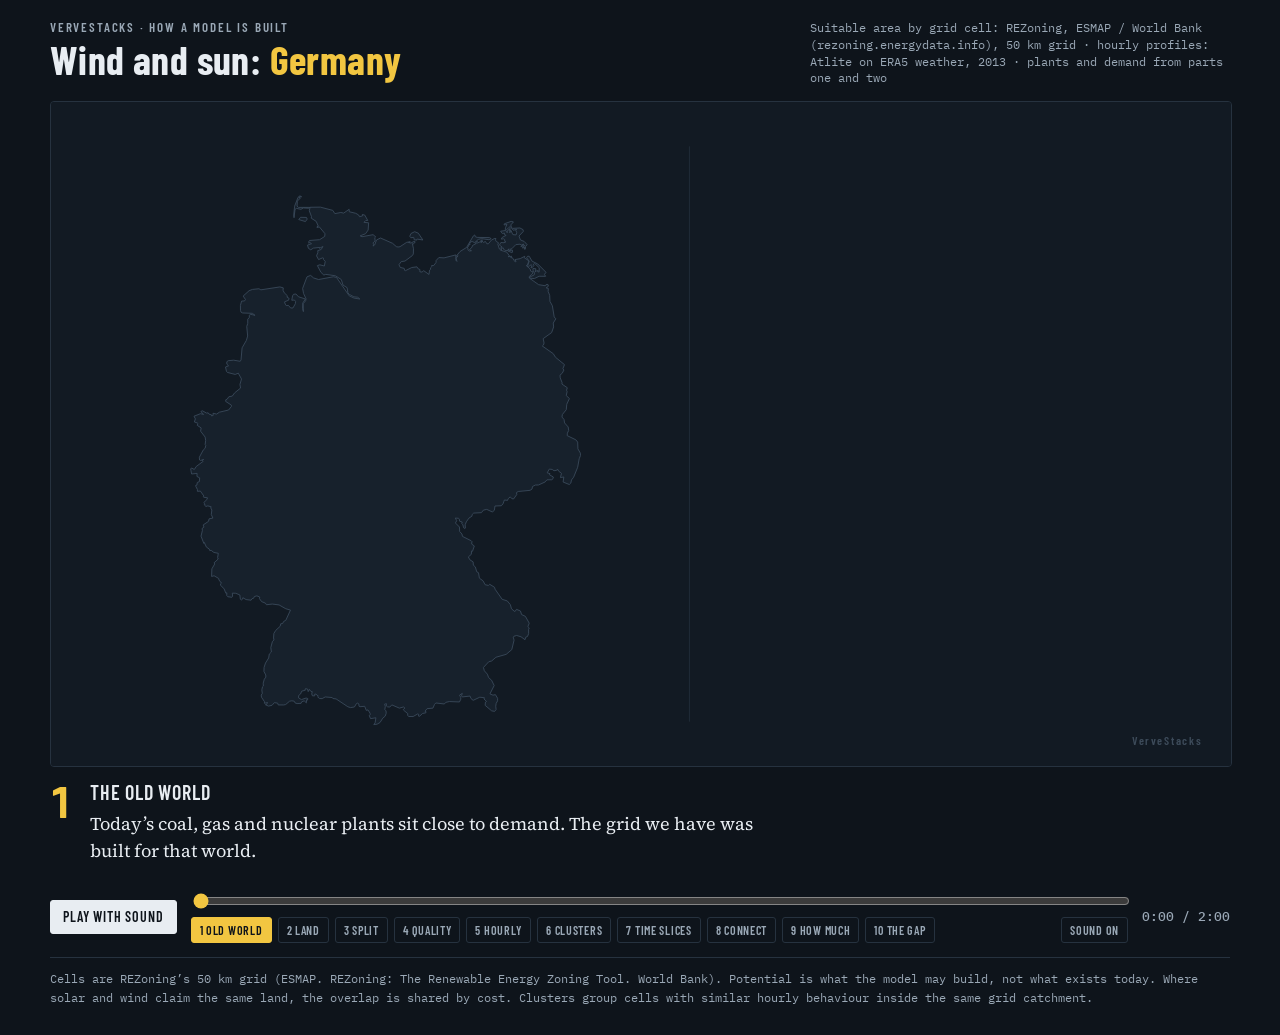
<file: docs/films/v/renewables_DEU.html>
<!doctype html>
<html lang="en"><head><meta charset="utf-8"><meta name="viewport" content="width=device-width, initial-scale=1, viewport-fit=cover"><style>html{color-scheme:dark}body{margin:0}[hidden]{display:none!important}</style></head><body>
<title>Germany's Wind and Sun</title>
<link rel="stylesheet" href="../f/fonts.css">
<style>
/* Layout: a 16:9 film stage (map left, data panel right) with subtitle-style narration and transport controls beneath. Single dark look on purpose: it is a film. */
:root{
  --ground:#0e141b;      /* page */
  --stage:#121a23;       /* canvas ground */
  --ink:#e8edf2;         /* primary text */
  --ink-2:#9aa8b6;       /* secondary text */
  --rule:#26323f;        /* hairlines */
  --signal:#f2c641;      /* accent = solar yellow, the hero of the story */
  --capture:#ff6fb5;     /* CCS retrofit marker */
  --f-display:"Barlow Condensed","Arial Narrow",Arial,sans-serif;
  --f-body:"Source Serif 4",Georgia,serif;
  --f-data:"IBM Plex Mono",ui-monospace,Menlo,monospace;
  color-scheme:dark;
}
html,body{background:var(--ground);color:var(--ink)}
body{font-family:var(--f-body)}
.wrap{max-width:1180px;margin:0 auto;padding-inline:16px;padding-block:20px 28px;display:grid;gap:14px}
header{display:flex;flex-wrap:wrap;align-items:baseline;justify-content:space-between;gap:6px 24px}
.eyebrow{font:600 13px/1 var(--f-display);letter-spacing:.14em;text-transform:uppercase;color:var(--ink-2)}
h1{margin:4px 0 0;font:700 clamp(26px,4vw,40px)/1.05 var(--f-display);letter-spacing:.01em;text-wrap:balance}
h1 span{color:var(--signal)}
.src{font:400 12px/1.4 var(--f-data);color:var(--ink-2);max-width:420px}
.stage{position:relative;width:100%;aspect-ratio:16/9;max-width:100%;background:var(--stage);border:1px solid var(--rule);border-radius:4px;overflow:hidden}
canvas{display:block;width:100%;height:100%}
.caption{display:grid;grid-template-columns:auto 1fr;gap:4px 18px;align-items:start;min-height:96px}
.beatno{font:700 44px/0.9 var(--f-display);color:var(--signal);font-variant-numeric:tabular-nums}
.captext{min-width:0}
.beattitle{font:600 20px/1.15 var(--f-display);letter-spacing:.04em;text-transform:uppercase}
.narr{margin:6px 0 0;font:400 18px/1.5 var(--f-body);color:var(--ink);max-width:68ch}
.controls{display:grid;grid-template-columns:auto 1fr auto;gap:10px 14px;align-items:center}
button{font:600 14px/1 var(--f-display);letter-spacing:.06em;text-transform:uppercase;color:var(--ink);background:transparent;border:1px solid var(--rule);border-radius:3px;padding:9px 12px;cursor:pointer}
button:hover{border-color:var(--ink-2)}
button:focus-visible,input:focus-visible{outline:2px solid var(--signal);outline-offset:2px}
#play{min-width:84px;background:var(--ink);color:var(--ground);border-color:var(--ink)}
.track{display:grid;gap:6px;min-width:0}
input[type=range]{width:100%;accent-color:var(--signal)}
.chips{display:flex;flex-wrap:wrap;gap:6px}
.chips button{padding:6px 8px;font-size:12px;color:var(--ink-2)}
.chips button[aria-current="true"]{color:var(--ground);background:var(--signal);border-color:var(--signal)}
.time{font:500 13px/1 var(--f-data);color:var(--ink-2);font-variant-numeric:tabular-nums}
.foot{font:400 12px/1.55 var(--f-data);color:var(--ink-2);border-top:1px solid var(--rule);padding-top:12px}
@media (max-width:640px){
  .controls{grid-template-columns:auto 1fr}
  .time{grid-column:2;justify-self:end}
  .track{grid-column:1/-1;order:3}
  .narr{font-size:16px}
  .beatno{font-size:34px}
}
</style>

<div class="wrap">
  <header>
    <div>
      <div class="eyebrow">VerveStacks · how a model is built</div>
      <h1>Wind and sun: <span>Germany</span></h1>
    </div>
    <div class="src">Suitable area by grid cell: REZoning, ESMAP / World Bank (rezoning.energydata.info), 50 km grid · hourly profiles: Atlite on ERA5 weather, 2013 · plants and demand from parts one and two</div>
  </header>

  <div class="stage"><canvas id="cv" aria-label="Animated explainer of how VerveStacks builds Germany's wind and solar resource: cells, quality, clusters and grid connection"></canvas></div>

  <div class="caption" aria-live="polite">
    <div class="beatno" id="beatno">1</div>
    <div class="captext">
      <div class="beattitle" id="beattitle">The old world</div>
      <p class="narr" id="narr"></p>
    </div>
  </div>

  <div class="controls">
    <button id="play" type="button">Pause</button>
    <div class="track">
      <input id="scrub" type="range" min="0" max="120.42" step="0.05" value="0" aria-label="Timeline">
      <div class="chips" id="chips"></div>
    </div>
    <div class="time" id="time">0:00 / 2:00</div>
  </div>

  <div class="foot">Cells are REZoning’s 50 km grid (ESMAP. REZoning: The Renewable Energy Zoning Tool. World Bank). Potential is what the model may build, not what exists today. Where solar and wind claim the same land, the overlap is shared by cost. Clusters group cells with similar hourly behaviour inside the same grid catchment.</div>
</div>

<script>
const D = {"outline":[[[13.816,48.766],[13.784,48.715],[13.817,48.696],[13.801,48.675],[13.802,48.612],[13.774,48.569],[13.734,48.56],[13.717,48.522],[13.624,48.565],[13.521,48.585],[13.455,48.573],[13.44,48.561],[13.459,48.516],[13.406,48.377],[13.274,48.307],[13.033,48.264],[12.933,48.209],[12.863,48.197],[12.739,48.113],[12.76,48.065],[12.831,48.015],[12.862,47.963],[12.931,47.925],[12.991,47.847],[12.892,47.724],[12.964,47.705],[13.02,47.713],[13.072,47.659],[13.072,47.622],[13.038,47.584],[13.028,47.542],[13.037,47.493],[13.002,47.466],[12.932,47.474],[12.779,47.555],[12.786,47.603],[12.813,47.612],[12.752,47.649],[12.762,47.667],[12.653,47.675],[12.497,47.629],[12.445,47.656],[12.424,47.692],[12.239,47.679],[12.223,47.696],[12.242,47.732],[12.177,47.706],[12.205,47.672],[12.207,47.646],[12.174,47.605],[11.936,47.611],[11.852,47.599],[11.82,47.575],[11.62,47.59],[11.589,47.57],[11.551,47.514],[11.413,47.506],[11.365,47.469],[11.389,47.462],[11.384,47.445],[11.306,47.435],[11.237,47.394],[11.213,47.396],[11.215,47.423],[11.194,47.429],[11.084,47.39],[10.979,47.391],[10.955,47.41],[10.96,47.433],[10.858,47.485],[10.852,47.493],[10.892,47.515],[10.859,47.531],[10.761,47.514],[10.584,47.562],[10.537,47.53],[10.483,47.533],[10.454,47.546],[10.457,47.579],[10.429,47.577],[10.414,47.573],[10.431,47.542],[10.42,47.493],[10.448,47.473],[10.452,47.439],[10.428,47.396],[10.372,47.367],[10.306,47.302],[10.239,47.278],[10.16,47.271],[10.191,47.298],[10.209,47.372],[10.083,47.359],[10.053,47.405],[10.076,47.417],[10.072,47.439],[10.023,47.488],[9.983,47.481],[9.946,47.541],[9.833,47.535],[9.813,47.542],[9.808,47.576],[9.782,47.588],[9.753,47.582],[9.704,47.531],[9.613,47.522],[9.55,47.534],[9.273,47.65],[9.197,47.656],[9.183,47.67],[9.017,47.679],[8.945,47.654],[8.882,47.656],[8.838,47.681],[8.856,47.691],[8.798,47.72],[8.771,47.721],[8.77,47.695],[8.717,47.695],[8.7,47.723],[8.713,47.757],[8.682,47.759],[8.644,47.791],[8.617,47.757],[8.602,47.795],[8.558,47.801],[8.542,47.795],[8.552,47.779],[8.464,47.764],[8.438,47.723],[8.392,47.7],[8.391,47.665],[8.458,47.64],[8.568,47.663],[8.607,47.656],[8.602,47.633],[8.58,47.639],[8.574,47.592],[8.522,47.622],[8.462,47.606],[8.449,47.584],[8.354,47.581],[8.306,47.592],[8.289,47.616],[8.233,47.622],[8.179,47.616],[8.087,47.567],[8.042,47.561],[7.912,47.561],[7.898,47.588],[7.82,47.595],[7.767,47.556],[7.683,47.544],[7.61,47.565],[7.636,47.565],[7.66,47.597],[7.586,47.585],[7.59,47.608],[7.518,47.675],[7.512,47.707],[7.538,47.732],[7.526,47.783],[7.543,47.829],[7.562,47.839],[7.559,47.883],[7.585,47.94],[7.621,47.971],[7.619,48.003],[7.576,48.054],[7.579,48.114],[7.613,48.179],[7.687,48.253],[7.702,48.311],[7.751,48.341],[7.738,48.407],[7.776,48.498],[7.813,48.519],[7.802,48.548],[7.81,48.615],[7.852,48.659],[7.959,48.721],[7.97,48.757],[8.017,48.762],[8.039,48.791],[8.09,48.808],[8.2,48.959],[8.09,48.979],[7.932,49.035],[7.774,49.048],[7.635,49.038],[7.609,49.062],[7.521,49.084],[7.471,49.128],[7.476,49.152],[7.41,49.169],[7.351,49.159],[7.334,49.134],[7.297,49.128],[7.274,49.105],[7.155,49.114],[7.08,49.142],[7.073,49.12],[7.043,49.108],[7.021,49.119],[7.009,49.182],[6.914,49.207],[6.833,49.209],[6.839,49.163],[6.822,49.148],[6.726,49.156],[6.701,49.173],[6.703,49.214],[6.681,49.207],[6.64,49.271],[6.556,49.326],[6.556,49.347],[6.578,49.356],[6.519,49.402],[6.512,49.425],[6.403,49.465],[6.345,49.455],[6.351,49.567],[6.418,49.639],[6.403,49.656],[6.5,49.712],[6.486,49.734],[6.503,49.796],[6.397,49.809],[6.334,49.84],[6.303,49.835],[6.287,49.861],[6.223,49.887],[6.173,49.956],[6.162,49.942],[6.096,50.049],[6.129,50.134],[6.121,50.162],[6.165,50.182],[6.147,50.214],[6.272,50.267],[6.286,50.304],[6.375,50.315],[6.338,50.368],[6.351,50.434],[6.323,50.466],[6.337,50.481],[6.256,50.495],[6.207,50.486],[6.183,50.507],[6.191,50.515],[6.171,50.518],[6.177,50.53],[6.161,50.544],[6.233,50.587],[6.249,50.614],[6.159,50.622],[6.148,50.637],[6.161,50.642],[6.081,50.713],[6.012,50.709],[6.011,50.737],[5.973,50.782],[5.969,50.795],[5.998,50.801],[6.009,50.84],[6.057,50.853],[6.064,50.908],[6.0,50.929],[6.004,50.974],[5.875,50.965],[5.858,51.019],[5.852,51.043],[5.88,51.052],[5.938,51.031],[5.983,51.075],[6.147,51.152],[6.126,51.165],[6.157,51.179],[6.084,51.163],[6.061,51.171],[6.057,51.212],[6.148,51.318],[6.194,51.345],[6.208,51.388],[6.193,51.399],[6.205,51.458],[6.193,51.509],[6.086,51.596],[6.099,51.644],[6.009,51.681],[6.022,51.71],[6.012,51.716],[5.939,51.732],[5.964,51.777],[5.931,51.816],[6.084,51.854],[6.156,51.842],[6.093,51.885],[6.127,51.897],[6.225,51.863],[6.265,51.866],[6.287,51.846],[6.342,51.837],[6.345,51.821],[6.382,51.828],[6.378,51.86],[6.463,51.848],[6.529,51.876],[6.744,51.908],[6.811,51.961],[6.809,51.98],[6.675,52.035],[6.68,52.06],[6.711,52.067],[6.75,52.103],[6.831,52.113],[6.885,52.16],[7.026,52.231],[7.012,52.285],[7.048,52.365],[6.973,52.451],[6.9,52.432],[6.715,52.462],[6.695,52.476],[6.672,52.542],[6.744,52.56],[6.704,52.583],[6.702,52.619],[6.737,52.635],[6.865,52.642],[7.018,52.626],[7.037,52.647],[7.062,52.824],[7.162,52.933],[7.193,52.998],[7.172,53.138],[7.195,53.185],[7.195,53.245],[7.234,53.274],[7.23,53.297],[7.255,53.32],[7.367,53.303],[7.303,53.333],[7.075,53.338],[7.038,53.349],[7.024,53.376],[7.023,53.451],[7.051,53.513],[7.12,53.516],[7.142,53.537],[7.087,53.587],[7.226,53.666],[7.305,53.685],[7.459,53.695],[7.504,53.679],[7.951,53.722],[8.031,53.708],[8.025,53.673],[8.053,53.636],[8.128,53.591],[8.119,53.572],[8.168,53.553],[8.155,53.526],[8.059,53.502],[8.077,53.469],[8.1,53.447],[8.152,53.45],[8.205,53.411],[8.259,53.412],[8.315,53.475],[8.32,53.509],[8.292,53.529],[8.231,53.525],[8.249,53.59],[8.271,53.613],[8.329,53.618],[8.388,53.577],[8.552,53.544],[8.49,53.486],[8.485,53.401],[8.504,53.358],[8.498,53.475],[8.557,53.518],[8.566,53.547],[8.508,53.625],[8.486,53.7],[8.588,53.87],[8.673,53.892],[8.745,53.854],[8.861,53.831],[9.211,53.872],[9.283,53.862],[9.582,53.591],[9.697,53.557],[9.832,53.544],[9.782,53.57],[9.692,53.576],[9.584,53.612],[9.551,53.635],[9.532,53.711],[9.436,53.749],[9.395,53.831],[9.258,53.886],[9.03,53.907],[8.985,53.897],[8.916,53.937],[8.833,54.036],[8.891,54.048],[8.997,54.03],[9.018,54.098],[8.974,54.128],[8.977,54.146],[8.953,54.15],[8.861,54.125],[8.813,54.18],[8.847,54.234],[8.84,54.256],[8.922,54.274],[8.963,54.318],[8.881,54.29],[8.888,54.304],[8.739,54.294],[8.678,54.269],[8.623,54.29],[8.6,54.338],[8.696,54.359],[8.651,54.378],[8.635,54.365],[8.629,54.388],[8.648,54.406],[8.886,54.418],[9.005,54.466],[9.012,54.506],[8.879,54.607],[8.826,54.598],[8.819,54.606],[8.853,54.619],[8.805,54.688],[8.689,54.735],[8.694,54.76],[8.643,54.844],[8.661,54.896],[8.904,54.898],[9.195,54.85],[9.244,54.802],[9.385,54.819],[9.451,54.81],[9.58,54.866],[9.583,54.83],[9.735,54.807],[9.802,54.783],[9.824,54.757],[9.895,54.769],[9.891,54.79],[9.948,54.78],[10.018,54.701],[9.97,54.701],[9.929,54.674],[10.039,54.667],[10.027,54.56],[9.966,54.506],[9.84,54.475],[9.883,54.462],[10.143,54.492],[10.204,54.461],[10.184,54.449],[10.191,54.397],[10.142,54.372],[10.156,54.343],[10.142,54.324],[10.18,54.341],[10.224,54.414],[10.318,54.443],[10.601,54.365],[10.69,54.316],[10.731,54.31],[10.777,54.315],[10.935,54.38],[11.019,54.386],[10.976,54.378],[11.034,54.368],[11.104,54.393],[11.136,54.386],[11.088,54.352],[11.067,54.359],[11.094,54.284],[11.09,54.208],[11.067,54.184],[10.893,54.103],[10.805,54.095],[10.753,54.05],[10.78,54.01],[10.875,53.995],[10.887,53.964],[10.902,53.961],[11.053,54.008],[11.175,54.018],[11.204,53.989],[11.245,53.978],[11.243,53.945],[11.294,53.941],[11.334,53.961],[11.458,53.906],[11.472,53.969],[11.498,53.982],[11.492,54.002],[11.526,54.023],[11.519,54.036],[11.573,54.039],[11.625,54.084],[11.625,54.11],[11.69,54.155],[11.812,54.15],[12.088,54.194],[12.092,54.114],[12.115,54.098],[12.095,54.146],[12.143,54.18],[12.101,54.174],[12.109,54.183],[12.187,54.243],[12.342,54.304],[12.502,54.474],[12.534,54.488],[12.548,54.462],[12.591,54.452],[12.88,54.449],[12.921,54.433],[12.871,54.417],[12.695,54.434],[12.624,54.423],[12.582,54.406],[12.595,54.386],[12.554,54.391],[12.527,54.372],[12.491,54.39],[12.438,54.388],[12.418,54.361],[12.424,54.345],[12.397,54.352],[12.392,54.321],[12.363,54.31],[12.38,54.277],[12.369,54.269],[12.412,54.251],[12.458,54.256],[12.41,54.269],[12.472,54.31],[12.479,54.332],[12.561,54.359],[12.541,54.372],[12.593,54.369],[12.677,54.392],[12.681,54.411],[12.718,54.414],[12.692,54.396],[12.684,54.372],[12.705,54.4],[12.735,54.378],[12.787,54.392],[12.818,54.358],[12.855,54.358],[12.929,54.414],[13.009,54.438],[13.034,54.434],[13.021,54.415],[13.04,54.392],[13.096,54.372],[13.077,54.353],[13.115,54.28],[13.171,54.277],[13.143,54.263],[13.289,54.234],[13.349,54.18],[13.322,54.167],[13.403,54.174],[13.383,54.153],[13.418,54.153],[13.484,54.091],[13.507,54.098],[13.479,54.125],[13.603,54.139],[13.712,54.174],[13.698,54.153],[13.808,54.105],[13.773,54.046],[13.746,54.036],[13.839,53.986],[13.849,53.956],[13.906,53.943],[13.89,53.913],[13.819,53.878],[13.817,53.853],[14.037,53.755],[14.187,53.74],[14.234,53.762],[14.264,53.752],[14.26,53.728],[14.213,53.708],[14.264,53.7],[14.261,53.656],[14.297,53.598],[14.304,53.509],[14.36,53.444],[14.403,53.279],[14.442,53.252],[14.381,53.19],[14.39,53.132],[14.343,53.049],[14.144,52.96],[14.165,52.896],[14.15,52.865],[14.124,52.851],[14.382,52.738],[14.432,52.686],[14.645,52.577],[14.609,52.518],[14.632,52.497],[14.592,52.45],[14.54,52.422],[14.545,52.382],[14.59,52.309],[14.584,52.291],[14.712,52.236],[14.693,52.2],[14.707,52.179],[14.686,52.121],[14.761,52.077],[14.699,51.993],[14.687,51.912],[14.596,51.842],[14.586,51.804],[14.634,51.769],[14.648,51.717],[14.732,51.658],[14.744,51.607],[14.713,51.567],[14.71,51.53],[14.911,51.469],[14.955,51.435],[14.961,51.335],[15.019,51.272],[15.022,51.237],[14.991,51.189],[14.955,51.064],[14.86,50.917],[14.81,50.877],[14.795,50.832],[14.759,50.81],[14.613,50.846],[14.629,50.921],[14.55,50.912],[14.574,50.975],[14.503,51.009],[14.482,51.037],[14.462,51.02],[14.398,51.013],[14.357,51.032],[14.288,51.037],[14.238,50.982],[14.304,50.97],[14.293,50.953],[14.382,50.921],[14.376,50.896],[14.347,50.88],[14.232,50.879],[14.191,50.848],[14.035,50.803],[13.96,50.802],[13.893,50.78],[13.882,50.743],[13.835,50.724],[13.557,50.707],[13.516,50.691],[13.523,50.662],[13.448,50.597],[13.407,50.601],[13.369,50.628],[13.322,50.602],[13.306,50.576],[13.232,50.582],[13.199,50.525],[13.16,50.497],[13.01,50.493],[12.997,50.434],[12.953,50.404],[12.817,50.443],[12.738,50.432],[12.692,50.395],[12.51,50.389],[12.475,50.369],[12.467,50.342],[12.398,50.315],[12.336,50.259],[12.309,50.217],[12.314,50.167],[12.3,50.161],[12.273,50.172],[12.254,50.217],[12.23,50.235],[12.24,50.257],[12.178,50.269],[12.169,50.303],[12.149,50.312],[12.076,50.315],[12.111,50.277],[12.08,50.243],[12.175,50.183],[12.179,50.118],[12.233,50.081],[12.247,50.045],[12.451,49.981],[12.468,49.97],[12.463,49.931],[12.524,49.905],[12.483,49.827],[12.462,49.831],[12.453,49.78],[12.384,49.743],[12.42,49.7],[12.496,49.67],[12.502,49.62],[12.547,49.596],[12.583,49.522],[12.623,49.51],[12.644,49.429],[12.729,49.391],[12.778,49.333],[12.857,49.322],[12.885,49.34],[13.0,49.295],[13.011,49.268],[13.179,49.118],[13.3,49.094],[13.372,49.039],[13.399,48.978],[13.459,48.945],[13.482,48.938],[13.516,48.97],[13.609,48.946],[13.637,48.893],[13.725,48.867],[13.816,48.766]],[[13.698,54.392],[13.766,54.345],[13.73,54.317],[13.723,54.278],[13.691,54.284],[13.712,54.287],[13.712,54.304],[13.651,54.297],[13.712,54.332],[13.617,54.318],[13.691,54.352],[13.627,54.339],[13.599,54.352],[13.5,54.345],[13.406,54.285],[13.36,54.275],[13.356,54.249],[13.363,54.263],[13.418,54.266],[13.423,54.233],[13.407,54.228],[13.312,54.251],[13.335,54.284],[13.315,54.263],[13.268,54.256],[13.21,54.276],[13.205,54.297],[13.15,54.29],[13.149,54.305],[13.178,54.31],[13.115,54.338],[13.149,54.377],[13.223,54.373],[13.267,54.386],[13.239,54.394],[13.239,54.42],[13.212,54.431],[13.157,54.427],[13.182,54.453],[13.273,54.482],[13.233,54.493],[13.233,54.516],[13.185,54.508],[13.143,54.543],[13.26,54.554],[13.298,54.52],[13.301,54.55],[13.369,54.585],[13.342,54.55],[13.363,54.543],[13.349,54.524],[13.384,54.532],[13.39,54.543],[13.363,54.55],[13.377,54.565],[13.431,54.493],[13.507,54.488],[13.521,54.524],[13.5,54.557],[13.521,54.571],[13.441,54.557],[13.369,54.612],[13.273,54.561],[13.253,54.565],[13.257,54.595],[13.293,54.642],[13.225,54.635],[13.231,54.653],[13.391,54.688],[13.445,54.68],[13.383,54.636],[13.395,54.604],[13.425,54.585],[13.596,54.591],[13.671,54.566],[13.677,54.54],[13.575,54.472],[13.61,54.414],[13.698,54.392]],[[14.21,53.938],[14.175,53.906],[14.201,53.878],[14.048,53.879],[13.938,53.845],[13.84,53.85],[13.822,53.865],[13.932,53.899],[13.939,53.928],[13.902,53.97],[13.904,53.995],[13.973,53.989],[13.959,53.941],[13.987,53.961],[14.028,53.961],[14.014,53.947],[14.048,53.941],[14.051,54.005],[13.946,54.067],[13.916,54.056],[13.925,54.036],[13.891,54.01],[13.856,54.002],[13.876,54.036],[13.864,54.05],[13.794,54.018],[13.774,54.023],[13.815,54.101],[13.753,54.153],[13.778,54.174],[13.815,54.174],[13.882,54.102],[14.017,54.06],[14.21,53.938]],[[11.207,54.514],[11.314,54.414],[11.188,54.426],[11.17,54.42],[11.179,54.414],[11.113,54.415],[11.099,54.452],[11.032,54.447],[11.006,54.468],[11.034,54.509],[11.121,54.536],[11.207,54.514]],[[8.362,54.987],[8.355,54.913],[8.388,54.894],[8.654,54.894],[8.629,54.882],[8.504,54.886],[8.446,54.866],[8.344,54.879],[8.307,54.865],[8.284,54.742],[8.277,54.783],[8.298,54.913],[8.374,55.035],[8.416,55.065],[8.463,55.051],[8.395,55.044],[8.43,55.03],[8.362,54.987]],[[8.437,54.748],[8.576,54.746],[8.594,54.722],[8.552,54.685],[8.395,54.715],[8.437,54.748]]],"nodes":[[6.577,49.769,0.0069],[6.796,49.335,0.0324],[10.065,48.273,0.0379],[13.056,48.27,0.0082],[8.531,47.915,0.0071],[10.357,52.176,0.06],[6.526,51.753,0.0138],[7.368,51.629,0.0499],[10.188,49.981,0.0251],[10.414,53.413,0.0312],[12.186,53.815,0.0026],[8.053,53.333,0.0089],[7.309,53.126,0.005],[11.123,50.999,0.0247],[14.268,53.098,0.0283],[6.7,51.009,0.0846],[9.425,48.064,0.0215],[11.868,48.207,0.0488],[11.639,52.269,0.029],[10.802,53.896,0.011],[12.114,49.631,0.0164],[9.746,50.918,0.0199],[9.801,47.653,0.0035],[8.259,47.634,0.0011],[8.26,47.634,0.0011],[6.732,51.459,0.1178],[7.993,51.684,0.0554],[8.695,53.093,0.03],[9.314,54.728,0.003],[9.344,53.919,0.0243],[14.604,52.175,0.0303],[10.362,47.739,0.0051],[14.946,51.063,0.0051],[11.278,47.496,0.0052],[7.912,48.685,0.0592],[6.773,49.291,0.0077],[7.752,48.096,0.0029],[7.752,48.097,0.0029],[7.956,47.594,0.0017],[7.957,47.594,0.0013],[6.211,49.959,0.0025],[12.216,54.101,0.0044],[14.428,51.889,0.018],[12.815,50.858,0.0328],[7.035,52.202,0.0117]],"thermal":[[12.293,48.604,1485.0,"nuclear"],[7.32,52.472,1406.0,"nuclear"],[9.176,49.041,1400.0,"nuclear"],[10.118,48.821,77.0,"gas"],[13.559,52.59,37.5,"gas"],[13.559,52.59,37.5,"gas"],[13.559,52.59,37.5,"gas"],[13.559,52.59,37.5,"gas"],[9.148,49.829,116.0,"gas"],[9.371,48.717,50.0,"gas"],[9.371,48.717,60.0,"gas"],[9.371,48.717,87.0,"gas"],[9.371,48.717,65.0,"gas"],[9.371,48.717,665.0,"gas"],[12.919,50.793,63.0,"gas"],[6.664,51.339,41.0,"gas"],[8.394,49.995,112.0,"gas"],[9.502,53.657,31.0,"gas"],[9.723,54.29,88.8,"gas"],[7.2,51.269,88.0,"gas"],[7.2,51.269,34.0,"gas"],[7.2,51.269,34.0,"gas"],[6.965,50.833,52.0,"gas"],[11.756,48.788,29.0,"gas"],[13.421,52.512,461.0,"gas"],[13.496,52.49,188.0,"gas"],[13.376,52.519,267.0,"gas"],[11.752,51.803,231.0,"gas"],[6.114,50.797,21.6,"gas"],[8.407,49.709,34.0,"gas"],[8.407,49.709,34.0,"gas"],[8.407,49.709,34.0,"gas"],[8.407,49.709,34.0,"gas"],[8.407,49.709,34.0,"gas"],[8.407,49.709,34.0,"gas"],[8.407,49.709,34.0,"gas"],[8.407,49.709,34.0,"gas"],[8.407,49.709,34.0,"gas"],[8.407,49.709,34.0,"gas"],[8.407,49.709,34.0,"gas"],[12.307,51.625,112.0,"gas"],[13.971,51.512,36.0,"gas"],[10.516,52.278,20.0,"gas"],[10.516,52.278,62.0,"gas"],[10.516,52.278,75.0,"gas"],[10.515,52.279,25.0,"gas"],[7.944,49.205,21.0,"gas"],[12.846,48.186,141.0,"gas"],[12.846,48.186,97.0,"gas"],[13.311,52.522,72.0,"gas"],[13.311,52.522,72.0,"gas"],[7.097,51.68,60.8,"gas"],[7.097,51.68,36.0,"gas"],[7.097,51.68,63.0,"gas"],[7.097,51.68,80.0,"gas"],[7.097,51.68,92.0,"gas"],[7.097,51.68,92.0,"gas"],[12.924,50.858,88.2,"gas"],[6.986,51.022,29.0,"gas"],[6.986,51.022,26.0,"gas"],[14.345,51.763,54.0,"gas"],[14.345,51.763,48.9,"gas"],[7.415,51.403,417.0,"gas"],[8.65,49.885,95.0,"gas"],[12.231,51.828,53.0,"gas"],[6.751,49.351,115.0,"gas"],[6.742,51.423,22.0,"gas"],[6.829,51.079,586.0,"gas"],[7.525,51.514,130.0,"gas"],[13.716,51.126,31.2,"gas"],[13.716,51.126,39.0,"gas"],[13.785,51.025,96.0,"gas"],[9.156,49.988,47.0,"gas"],[6.748,51.391,40.0,"gas"],[6.748,51.391,234.0,"gas"],[6.748,51.391,31.0,"gas"],[6.838,51.18,84.0,"gas"],[14.639,52.161,36.0,"gas"],[14.639,52.161,56.0,"gas"],[14.639,52.161,64.0,"gas"],[10.651,49.984,62.0,"gas"],[7.206,53.342,52.0,"gas"],[7.206,53.342,450.0,"gas"],[7.361,52.978,84.0,"gas"],[7.307,52.482,475.0,"gas"],[7.307,52.482,475.0,"gas"],[7.307,52.482,887.0,"gas"],[7.308,52.559,89.0,"gas"],[8.409,51.907,25.0,"gas"],[11.04,51.017,82.0,"gas"],[11.04,51.017,32.6,"gas"],[11.002,49.593,48.7,"gas"],[9.813,52.41,30.0,"gas"],[9.432,54.805,78.0,"gas"],[9.432,54.805,97.0,"gas"],[9.432,54.805,34.0,"gas"],[11.008,49.421,395.0,"gas"],[11.008,49.421,440.0,"gas"],[14.532,52.318,51.5,"gas"],[7.842,48.021,59.0,"gas"],[11.596,48.189,50.0,"gas"],[11.596,48.189,50.0,"gas"],[9.923,49.8,44.5,"gas"],[9.923,49.8,29.5,"gas"],[9.923,49.8,25.0,"gas"],[9.923,49.8,23.0,"gas"],[9.923,49.8,20.0,"gas"],[9.229,48.785,30.9,"gas"],[12.731,48.177,73.0,"gas"],[12.079,50.845,25.0,"gas"],[12.075,50.894,20.0,"gas"],[7.721,51.674,55.0,"gas"],[7.721,51.674,355.0,"gas"],[7.721,51.674,55.0,"gas"],[7.721,51.674,355.0,"gas"],[7.721,51.674,48.0,"gas"],[7.721,51.674,55.0,"gas"],[7.721,51.674,355.0,"gas"],[7.721,51.674,112.0,"gas"],[9.648,52.42,230.0,"gas"],[13.395,54.07,38.0,"gas"],[7.707,47.54,39.0,"gas"],[11.473,48.789,25.0,"gas"],[7.49,51.411,254.0,"gas"],[11.993,51.459,97.0,"gas"],[11.993,51.459,57.0,"gas"],[11.993,51.459,56.1,"gas"],[6.727,51.491,64.0,"gas"],[6.727,51.491,108.0,"gas"],[6.727,51.491,241.0,"gas"],[8.873,53.059,105.0,"gas"],[9.978,50.813,121.0,"gas"],[11.84,47.752,25.0,"gas"],[11.84,47.752,25.0,"gas"],[11.84,47.752,25.0,"gas"],[11.84,47.752,25.0,"gas"],[9.075,54.158,47.0,"gas"],[9.207,49.175,675.0,"gas"],[6.731,51.46,64.0,"gas"],[6.731,51.46,101.0,"gas"],[6.731,51.46,177.0,"gas"],[7.189,51.551,725.0,"gas"],[8.533,52.033,37.0,"gas"],[7.25,51.508,44.0,"gas"],[6.716,51.37,320.0,"gas"],[6.716,51.37,320.0,"gas"],[10.127,54.328,22.0,"gas"],[8.409,53.19,321.0,"gas"],[12.196,51.069,126.0,"oil"],[6.846,51.067,58.0,"gas"],[6.644,51.469,24.0,"gas"],[8.531,50.092,54.0,"gas"],[8.531,50.092,50.0,"gas"],[8.531,50.092,50.0,"gas"],[8.531,50.092,94.0,"gas"],[8.531,50.092,94.0,"gas"],[11.58,48.767,415.0,"gas"],[11.58,48.767,561.0,"gas"],[11.58,48.767,846.0,"gas"],[11.58,48.767,320.0,"gas"],[9.679,50.567,37.0,"gas"],[11.586,50.897,182.0,"gas"],[11.586,50.897,63.0,"gas"],[6.373,50.917,25.2,"gas"],[7.775,49.443,27.4,"gas"],[7.08,50.734,128.8,"gas"],[9.483,51.279,58.0,"gas"],[11.907,48.906,23.0,"gas"],[11.907,48.906,29.0,"gas"],[10.177,54.339,192.0,"gas"],[8.647,52.196,125.0,"gas"],[12.418,52.394,160.0,"gas"],[11.385,52.07,23.0,"gas"],[6.841,50.859,802.0,"gas"],[6.841,50.859,450.0,"gas"],[6.659,51.377,33.0,"gas"],[6.659,51.377,45.0,"gas"],[6.731,51.221,100.0,"gas"],[6.731,51.221,66.7,"gas"],[6.731,51.221,64.7,"gas"],[6.731,51.221,595.0,"gas"],[10.253,48.441,319.0,"gas"],[12.378,51.351,172.0,"gas"],[12.384,51.297,62.0,"gas"],[12.384,51.297,62.0,"gas"],[13.978,51.151,36.0,"gas"],[12.019,51.3,37.0,"gas"],[12.019,51.3,35.0,"gas"],[12.019,51.3,37.0,"gas"],[12.019,51.3,39.0,"gas"],[12.019,51.3,117.0,"gas"],[12.0,51.287,162.0,"oil"],[12.0,51.287,38.0,"gas"],[12.0,51.287,92.5,"gas"],[13.31,52.425,315.0,"gas"],[8.425,49.485,33.0,"gas"],[8.431,49.514,94.0,"gas"],[8.431,49.514,503.0,"gas"],[8.434,49.499,415.0,"gas"],[8.656,50.099,62.0,"gas"],[8.656,50.099,62.0,"gas"],[8.656,50.099,110.8,"gas"],[8.656,50.099,38.7,"gas"],[8.238,50.026,100.0,"gas"],[8.238,50.026,335.0,"gas"],[8.238,50.026,434.0,"gas"],[8.464,49.536,29.0,"gas"],[9.231,48.928,130.0,"oil"],[9.231,48.928,265.0,"oil"],[9.231,48.928,300.0,"oil"],[12.082,54.125,108.0,"gas"],[8.313,49.042,43.0,"gas"],[8.313,49.042,57.0,"gas"],[8.313,49.042,20.0,"gas"],[7.048,50.956,31.5,"gas"],[6.964,51.018,128.0,"gas"],[8.321,49.052,45.0,"gas"],[8.321,49.052,25.0,"gas"],[8.685,53.129,445.0,"gas"],[11.64,48.181,365.0,"gas"],[11.556,48.114,214.0,"gas"],[11.556,48.114,429.0,"gas"],[7.641,51.95,104.1,"gas"],[13.295,53.575,77.0,"gas"],[8.628,50.086,70.0,"gas"],[6.988,50.975,413.0,"gas"],[6.988,50.975,460.0,"gas"],[13.709,51.042,65.0,"gas"],[13.709,51.042,65.0,"gas"],[13.709,51.042,65.0,"gas"],[13.709,51.042,74.0,"gas"],[6.862,51.471,23.0,"gas"],[8.128,53.403,31.0,"gas"],[9.11,48.75,38.0,"gas"],[8.725,48.897,52.0,"gas"],[12.868,48.801,81.0,"gas"],[12.868,48.801,40.0,"gas"],[13.113,52.366,42.0,"gas"],[13.113,52.366,42.0,"gas"],[8.303,49.013,363.0,"gas"],[6.979,50.856,107.0,"gas"],[9.114,52.546,58.0,"gas"],[9.114,52.546,450.0,"gas"],[7.015,49.224,74.0,"gas"],[7.015,49.224,53.0,"gas"],[7.015,49.224,50.0,"gas"],[10.389,52.155,110.0,"gas"],[10.389,52.155,110.0,"gas"],[10.389,52.155,50.0,"gas"],[10.389,52.155,55.0,"gas"],[10.389,52.155,40.0,"gas"],[10.389,52.155,35.0,"gas"],[11.061,49.439,90.0,"gas"],[11.061,49.439,90.0,"gas"],[8.539,52.033,24.0,"gas"],[8.539,52.033,29.0,"gas"],[8.539,52.033,21.0,"gas"],[7.005,51.601,138.0,"gas"],[11.329,50.687,26.5,"gas"],[13.889,51.476,55.0,"gas"],[13.889,51.476,53.0,"gas"],[14.236,53.096,334.0,"oil"],[11.396,53.578,73.0,"gas"],[8.999,48.697,106.0,"gas"],[6.578,51.565,130.0,"gas"],[7.149,49.464,20.0,"gas"],[9.494,53.654,163.0,"gas"],[10.936,48.401,30.7,"gas"],[10.936,48.401,20.4,"gas"],[8.348,49.014,42.0,"gas"],[11.574,51.866,134.0,"gas"],[8.953,50.089,622.0,"gas"],[9.219,48.814,114.0,"gas"],[6.978,49.214,39.0,"gas"],[8.686,53.129,238.0,"gas"],[8.686,53.129,35.0,"gas"],[13.302,52.23,38.0,"gas"],[13.302,52.23,38.0,"gas"],[13.302,52.23,38.0,"gas"],[13.302,52.23,38.0,"gas"],[13.302,52.23,39.0,"gas"],[10.064,53.526,127.0,"gas"],[7.929,51.674,417.0,"gas"],[7.929,51.674,421.0,"gas"],[9.965,48.397,20.5,"gas"],[7.85,47.983,27.0,"gas"],[9.977,50.813,20.0,"gas"],[10.902,47.806,88.0,"gas"],[10.902,47.806,90.0,"gas"],[10.262,47.651,20.0,"gas"],[6.881,49.249,24.0,"gas"],[9.438,51.253,81.0,"gas"],[9.158,49.018,136.0,"oil"],[9.726,53.567,180.0,"gas"],[9.726,53.567,50.5,"gas"],[9.726,53.567,50.5,"gas"],[7.234,50.321,63.0,"gas"],[6.322,50.84,200.0,"gas"],[6.322,50.84,200.0,"gas"],[6.786,51.255,24.0,"gas"],[12.592,51.466,47.0,"gas"],[8.253,50.041,78.0,"gas"],[9.997,50.894,112.0,"gas"],[12.305,51.624,50.0,"gas"],[10.787,52.432,133.0,"gas"],[10.765,52.442,144.0,"gas"],[10.765,52.442,144.0,"gas"],[8.307,49.07,70.0,"gas"],[11.673,52.3,30.0,"gas"],[9.371,48.717,433.0,"coal"],[9.371,48.717,350.0,"coal"],[7.621,51.637,780.0,"coal"],[13.346,52.537,100.0,"coal"],[13.245,52.535,300.0,"coal"],[13.245,52.535,300.0,"coal"],[7.237,49.363,780.0,"coal"],[14.575,51.42,500.0,"coal"],[14.575,51.42,500.0,"coal"],[14.575,51.42,907.0,"coal"],[14.568,51.419,675.0,"coal"],[10.516,52.278,78.0,"coal"],[8.516,53.202,380.0,"coal"],[7.009,51.603,76.0,"coal"],[7.094,51.696,61.0,"coal"],[7.094,51.696,75.0,"coal"],[12.924,50.858,67.0,"coal"],[12.924,50.858,100.0,"coal"],[6.986,51.022,112.0,"coal"],[14.345,51.763,81.7,"coal"],[7.346,51.632,1100.0,"coal"],[6.712,51.529,790.0,"coal"],[9.432,54.805,33.0,"coal"],[9.432,54.805,31.0,"coal"],[9.432,54.805,36.0,"coal"],[14.532,52.318,49.0,"coal"],[9.648,52.42,150.0,"coal"],[9.648,52.42,150.0,"coal"],[8.49,49.446,280.0,"coal"],[8.49,49.446,475.0,"coal"],[8.49,49.446,480.0,"coal"],[8.49,49.446,912.0,"coal"],[6.843,50.861,76.0,"coal"],[8.873,53.059,130.0,"coal"],[9.207,49.175,125.0,"coal"],[9.207,49.175,125.0,"coal"],[9.207,49.175,816.0,"coal"],[7.188,51.551,500.0,"coal"],[8.999,52.382,923.0,"coal"],[6.836,50.867,57.0,"coal"],[8.531,50.092,66.0,"coal"],[14.458,51.836,535.0,"coal"],[14.458,51.836,535.0,"coal"],[14.458,51.836,535.0,"coal"],[14.458,51.836,535.0,"coal"],[14.458,51.836,535.0,"coal"],[14.458,51.836,535.0,"coal"],[9.483,51.279,38.0,"coal"],[6.659,51.377,120.0,"coal"],[12.373,51.185,933.0,"coal"],[12.373,51.185,933.0,"coal"],[7.464,51.614,810.0,"coal"],[8.656,50.099,72.0,"coal"],[8.656,50.099,72.0,"coal"],[10.094,52.315,750.0,"coal"],[11.64,48.181,365.0,"coal"],[6.633,51.036,312.0,"coal"],[6.633,51.036,312.0,"coal"],[6.633,51.036,644.0,"coal"],[6.633,51.036,644.0,"coal"],[6.633,51.036,1100.0,"coal"],[6.633,51.036,1100.0,"coal"],[6.668,50.997,315.0,"coal"],[6.668,50.997,320.0,"coal"],[6.668,50.997,630.0,"coal"],[6.668,50.997,636.0,"coal"],[6.668,50.997,1012.0,"coal"],[8.745,50.111,60.0,"coal"],[7.031,49.335,724.0,"coal"],[8.303,49.013,550.0,"coal"],[8.303,49.013,910.0,"coal"],[7.015,49.224,53.0,"coal"],[12.133,54.143,553.0,"coal"],[11.95,51.398,490.0,"coal"],[11.95,51.398,490.0,"coal"],[7.005,51.601,370.0,"coal"],[7.005,51.601,370.0,"coal"],[14.353,51.538,800.0,"coal"],[14.353,51.538,800.0,"coal"],[8.952,50.088,553.0,"coal"],[9.219,48.814,48.2,"coal"],[9.219,48.814,48.2,"coal"],[10.064,53.526,205.0,"coal"],[6.881,49.249,233.0,"coal"],[6.881,49.249,233.0,"coal"],[7.133,50.617,128.0,"coal"],[12.076,51.166,37.4,"coal"],[9.158,49.018,107.0,"coal"],[9.158,49.018,160.0,"coal"],[9.726,53.567,151.0,"coal"],[9.726,53.567,138.7,"coal"],[6.322,50.84,340.0,"coal"],[6.322,50.84,630.0,"coal"],[6.322,50.84,625.0,"coal"],[8.137,53.575,830.0,"coal"],[10.765,52.442,153.0,"coal"],[10.765,52.442,153.0,"coal"],[11.8,48.455,474.0,"coal"]],"solar_cells":[[6.476,49.365,6717,3435,0.1171,34],[6.476,49.815,4739,2354,0.1142,1],[6.476,50.264,5822,2553,0.1137,37],[6.476,50.714,6500,2862,0.114,16],[6.476,51.164,8273,3722,0.1128,16],[6.476,51.613,8316,3463,0.1112,7],[6.476,52.063,8315,3167,0.1114,7],[6.476,52.512,7990,2981,0.1121,41],[6.476,53.412,905,318,0.1251,13],[7.139,48.915,7330,3576,0.1206,34],[7.139,49.365,5756,2859,0.1173,2],[7.139,49.815,3663,1804,0.1144,1],[7.139,50.264,4097,1993,0.1128,1],[7.139,50.714,6194,3023,0.1122,16],[7.139,51.164,6894,3082,0.1114,16],[7.139,51.613,8128,3878,0.11,8],[7.139,52.063,8276,3255,0.1105,41],[7.139,52.512,8320,3235,0.1108,41],[7.139,52.962,6762,2538,0.1134,13],[7.139,53.412,1476,525,0.1234,13],[7.139,53.861,132,43,0.1285,13],[7.802,47.566,2516,1566,0.1298,36],[7.802,48.016,4187,2548,0.129,35],[7.802,48.466,6472,3881,0.1253,33],[7.802,48.915,6778,3691,0.1215,33],[7.802,49.365,4490,2344,0.1184,33],[7.802,49.815,4475,2333,0.1154,2],[7.802,50.264,3982,2061,0.113,1],[7.802,50.714,4831,2289,0.1123,25],[7.802,51.164,3380,1555,0.1121,25],[7.802,51.613,7721,3305,0.1106,25],[7.802,52.063,7956,3248,0.1101,25],[7.802,52.512,8241,3209,0.1099,13],[7.802,52.962,8330,3115,0.1118,12],[7.802,53.412,6310,2230,0.1196,12],[7.802,53.861,206,68,0.1245,12],[7.802,54.311,11,4,0.1279,12],[8.465,47.566,3594,2273,0.133,24],[8.465,48.016,4270,2554,0.1308,5],[8.465,48.466,3073,1801,0.1255,5],[8.465,48.915,5615,3086,0.1214,33],[8.465,49.365,7352,4184,0.1185,33],[8.465,49.815,7457,4082,0.1161,33],[8.465,50.264,5508,3006,0.1142,22],[8.465,50.714,3742,1966,0.113,25],[8.465,51.164,2438,1140,0.1121,25],[8.465,51.613,7363,3137,0.1108,25],[8.465,52.063,7339,3114,0.1096,25],[8.465,52.512,8084,3144,0.1096,26],[8.465,52.962,7848,3088,0.1107,26],[8.465,53.412,3879,1469,0.1152,26],[8.465,54.311,222,75,0.1212,27],[8.465,54.761,1094,468,0.1226,27],[9.128,47.566,4471,2824,0.1333,17],[9.128,48.016,5816,3365,0.1301,17],[9.128,48.466,5612,3259,0.1241,17],[9.128,48.915,6120,3571,0.1198,17],[9.128,49.365,5727,3182,0.1183,9],[9.128,49.815,4050,2161,0.1167,9],[9.128,50.264,5773,3079,0.1151,22],[9.128,50.714,6538,3143,0.1129,22],[9.128,51.164,5084,2467,0.1103,22],[9.128,51.613,5776,2585,0.1092,22],[9.128,52.063,4750,2017,0.1094,26],[9.128,52.512,8189,3255,0.1098,26],[9.128,52.962,8302,3306,0.1099,26],[9.128,53.412,7882,2873,0.1127,26],[9.128,53.861,2421,846,0.1147,28],[9.128,54.311,4467,1655,0.1168,28],[9.128,54.761,7028,2491,0.1183,27],[9.791,47.566,4553,2804,0.1352,23],[9.791,48.016,7849,4444,0.1295,23],[9.791,48.466,6392,3447,0.123,3],[9.791,48.915,5353,2938,0.1188,3],[9.791,49.365,6419,3191,0.1182,9],[9.791,49.815,6014,3246,0.1169,9],[9.791,50.264,3034,1607,0.1151,9],[9.791,50.714,3439,1676,0.112,22],[9.791,51.164,2917,1403,0.1089,22],[9.791,51.613,4569,2197,0.1086,22],[9.791,52.063,4941,2126,0.1099,6],[9.791,52.512,8314,3667,0.11,6],[9.791,52.962,8417,3463,0.1095,10],[9.791,53.412,7623,3343,0.1116,10],[9.791,53.861,7226,2733,0.1141,28],[9.791,54.311,7680,2814,0.1162,28],[9.791,54.761,5639,2097,0.1182,27],[10.454,47.566,2946,1715,0.14,30],[10.454,48.016,7861,4159,0.1297,30],[10.454,48.466,7963,4491,0.122,3],[10.454,48.915,7428,3869,0.1192,3],[10.454,49.365,7708,3770,0.118,9],[10.454,49.815,7060,3765,0.1165,9],[10.454,50.264,6578,3637,0.1144,9],[10.454,50.714,3110,1579,0.1116,14],[10.454,51.164,5837,2702,0.11,14],[10.454,51.613,4712,2328,0.111,6],[10.454,52.063,6646,2849,0.1115,6],[10.454,52.512,8320,3478,0.1106,6],[10.454,52.962,8416,3569,0.1102,10],[10.454,53.412,8212,3284,0.112,10],[10.454,53.861,8260,3399,0.116,20],[10.454,54.311,5414,1958,0.1187,20],[11.117,47.566,2318,1459,0.1401,32],[11.117,48.016,8062,4602,0.1289,32],[11.117,48.466,8216,4670,0.1229,18],[11.117,48.915,6565,3524,0.1203,18],[11.117,49.365,7623,4267,0.1179,21],[11.117,49.815,6484,3392,0.1158,9],[11.117,50.264,4866,2661,0.1137,14],[11.117,50.714,3537,1764,0.1117,14],[11.117,51.164,6892,3413,0.1111,14],[11.117,51.613,5900,2860,0.1123,14],[11.117,52.063,7881,3523,0.1122,19],[11.117,52.512,8316,3512,0.1117,19],[11.117,52.962,8411,3496,0.1108,10],[11.117,53.412,8307,3343,0.1125,20],[11.117,53.861,6290,2337,0.1182,20],[11.117,54.311,2257,939,0.1239,20],[11.117,54.761,2239,853,0.1271,20],[11.78,47.566,868,545,0.1399,32],[11.78,48.016,7943,4718,0.1289,18],[11.78,48.466,8192,4535,0.1242,18],[11.78,48.915,7336,4174,0.1214,18],[11.78,49.365,6589,3549,0.1183,21],[11.78,49.815,6214,3343,0.1156,21],[11.78,50.264,5743,2752,0.113,21],[11.78,50.714,5890,2855,0.1116,14],[11.78,51.164,7092,3283,0.1118,14],[11.78,51.613,7980,3628,0.1122,19],[11.78,52.063,8256,3729,0.1122,19],[11.78,52.512,8253,3559,0.1118,19],[11.78,52.962,8352,3438,0.1117,19],[11.78,53.412,8251,3289,0.1135,11],[11.78,53.861,7925,3046,0.1198,11],[11.78,54.311,813,304,0.1255,38],[12.443,47.566,376,245,0.1398,18],[12.443,48.016,7627,4530,0.1294,18],[12.443,48.466,7888,4325,0.1261,18],[12.443,48.915,6974,4156,0.1231,21],[12.443,49.365,4986,2800,0.1199,21],[12.443,49.815,6271,3330,0.1164,21],[12.443,50.264,5006,2544,0.114,40],[12.443,50.714,6782,3248,0.1128,40],[12.443,51.164,8272,3959,0.1122,40],[12.443,51.613,8253,3996,0.1116,40],[12.443,52.063,8241,3971,0.1115,19],[12.443,52.512,8254,3575,0.1116,19],[12.443,52.962,8349,3491,0.1115,11],[12.443,53.412,8255,3226,0.1134,11],[12.443,53.861,8092,3257,0.1203,11],[12.443,54.311,4153,1614,0.125,38],[13.106,47.566,493,302,0.1382,4],[13.106,48.016,6097,3599,0.1295,4],[13.106,48.466,7105,4113,0.1267,4],[13.106,48.915,3511,2261,0.125,4],[13.106,49.365,4126,2250,0.121,21],[13.106,50.264,4177,2191,0.1155,40],[13.106,50.714,5114,2343,0.1142,40],[13.106,51.164,8201,3650,0.112,40],[13.106,51.613,8240,3785,0.1107,40],[13.106,52.063,8238,3765,0.1108,40],[13.106,52.512,8228,4174,0.1114,15],[13.106,52.962,8352,3640,0.1112,15],[13.106,53.412,8242,3393,0.1138,11],[13.106,53.861,7934,3087,0.1199,38],[13.106,54.311,5780,2363,0.1251,38],[13.106,54.761,482,172,0.1285,38],[13.769,48.466,4968,2852,0.1263,4],[13.769,48.915,2662,1572,0.1253,4],[13.769,50.714,3932,2007,0.1121,40],[13.769,51.164,7558,3546,0.1107,39],[13.769,51.613,8230,3852,0.1098,39],[13.769,52.063,8243,3840,0.1099,39],[13.769,52.512,8222,4141,0.1112,15],[13.769,52.962,8197,3649,0.1125,15],[13.769,53.412,8204,3289,0.1165,15],[13.769,53.861,6331,2520,0.1206,15],[13.769,54.311,1419,531,0.1256,15],[13.769,54.761,161,58,0.1295,38],[14.432,50.714,4066,2107,0.1121,31],[14.432,51.164,6986,3026,0.11,31],[14.432,51.613,8231,3946,0.109,39],[14.432,52.063,8256,3907,0.1098,39],[14.432,52.512,8247,3671,0.1111,29],[14.432,52.962,7897,3423,0.1136,15],[14.432,53.412,6916,2912,0.1183,15],[14.432,53.861,1527,633,0.1225,15]],"solar_cl":[[1,0.1135,77.1,7.131,50.065,7285,0,[[[6.807,50.489],[7.47,50.489],[8.133,50.489],[8.133,50.039],[7.47,50.039],[7.47,49.59],[6.807,49.59],[6.144,49.59],[6.144,50.039],[6.807,50.039],[6.807,50.489]]]],[2,0.1165,76.4,7.415,49.552,4614,1,[[[7.47,49.14],[6.807,49.14],[6.807,49.59],[7.47,49.59],[7.47,49.14]],[[8.133,49.59],[7.47,49.59],[7.47,50.039],[8.133,50.039],[8.133,49.59]]]],[3,0.1209,60.8,10.19,48.663,13995,2,[[[10.122,48.241],[9.459,48.241],[9.459,48.69],[9.459,49.14],[10.122,49.14],[10.786,49.14],[10.786,48.69],[10.786,48.241],[10.122,48.241]]]],[4,0.1272,55.4,13.31,48.426,13412,3,[[[12.775,48.69],[12.775,49.14],[13.438,49.14],[14.101,49.14],[14.101,48.69],[14.101,48.241],[13.438,48.241],[13.438,47.791],[13.438,47.341],[12.775,47.341],[12.775,47.791],[12.775,48.241],[12.775,48.69]]]],[5,0.1286,33.3,8.465,48.182,4048,4,[[[8.133,48.69],[8.796,48.69],[8.796,48.241],[8.796,47.791],[8.133,47.791],[8.133,48.241],[8.133,48.69]]]],[6,0.1106,50.9,10.179,52.253,13858,5,[[[10.122,51.388],[10.122,51.838],[9.459,51.838],[9.459,52.288],[9.459,52.737],[10.122,52.737],[10.786,52.737],[10.786,52.288],[10.786,51.838],[10.786,51.388],[10.122,51.388]]]],[7,0.1113,25.3,6.476,51.822,6501,6,[[[6.144,52.288],[6.807,52.288],[6.807,51.838],[6.807,51.388],[6.144,51.388],[6.144,51.838],[6.144,52.288]]]],[8,0.11,25.6,7.139,51.613,3878,7,[[[6.807,51.838],[7.47,51.838],[7.47,51.388],[6.807,51.388],[6.807,51.838]]]],[9,0.1167,76.5,10.121,49.74,24474,8,[[[10.122,49.14],[9.459,49.14],[8.796,49.14],[8.796,49.59],[8.796,50.039],[9.459,50.039],[9.459,50.489],[10.122,50.489],[10.786,50.489],[10.786,50.039],[11.449,50.039],[11.449,49.59],[10.786,49.59],[10.786,49.14],[10.122,49.14]]]],[10,0.1108,61.3,10.328,53.132,17088,9,[[[9.459,52.737],[9.459,53.187],[9.459,53.637],[10.122,53.637],[10.786,53.637],[10.786,53.187],[11.449,53.187],[11.449,52.737],[10.786,52.737],[10.122,52.737],[9.459,52.737]]]],[11,0.1152,69.2,12.354,53.451,17852,10,[[[11.449,53.637],[11.449,54.086],[12.112,54.086],[12.775,54.086],[12.775,53.637],[13.438,53.637],[13.438,53.187],[12.775,53.187],[12.775,52.737],[12.112,52.737],[12.112,53.187],[11.449,53.187],[11.449,53.637]]]],[12,0.115,41.6,7.802,53.124,5062,11,[[[7.47,54.086],[7.47,54.536],[8.133,54.536],[8.133,54.086],[8.133,53.637],[8.133,53.187],[8.133,52.737],[7.47,52.737],[7.47,53.187],[7.47,53.637],[7.47,54.086]]]],[13,0.113,60.5,7.495,52.736,6483,12,[[[7.47,52.288],[7.47,52.737],[8.133,52.737],[8.133,52.288],[7.47,52.288]],[[6.807,53.187],[6.144,53.187],[6.144,53.637],[6.807,53.637],[6.807,54.086],[7.47,54.086],[7.47,53.637],[7.47,53.187],[7.47,52.737],[6.807,52.737],[6.807,53.187]]]],[14,0.1117,63.6,11.205,51.007,20283,13,[[[10.786,50.489],[10.122,50.489],[10.122,50.939],[10.122,51.388],[10.786,51.388],[10.786,51.838],[11.449,51.838],[11.449,51.388],[12.112,51.388],[12.112,50.939],[12.112,50.489],[11.449,50.489],[11.449,50.039],[10.786,50.039],[10.786,50.489]]]],[15,0.1141,86.2,13.686,52.968,25340,14,[[[12.775,52.288],[12.775,52.737],[12.775,53.187],[13.438,53.187],[13.438,53.637],[13.438,54.086],[13.438,54.536],[14.101,54.536],[14.101,54.086],[14.764,54.086],[14.764,53.637],[14.764,53.187],[14.764,52.737],[14.101,52.737],[14.101,52.288],[13.438,52.288],[12.775,52.288]]]],[16,0.1125,45.1,6.808,50.973,12042,15,[[[6.807,50.489],[6.144,50.489],[6.144,50.939],[6.144,51.388],[6.807,51.388],[7.47,51.388],[7.47,50.939],[7.47,50.489],[6.807,50.489]]]],[17,0.1264,64.4,9.128,48.305,12374,16,[[[8.796,48.69],[8.796,49.14],[9.459,49.14],[9.459,48.69],[9.459,48.241],[9.459,47.791],[9.459,47.341],[8.796,47.341],[8.796,47.791],[8.796,48.241],[8.796,48.69]]]],[18,0.1252,65.8,11.797,48.407,26855,17,[[[12.112,47.791],[11.449,47.791],[11.449,48.241],[10.786,48.241],[10.786,48.69],[10.786,49.14],[11.449,49.14],[12.112,49.14],[12.112,48.69],[12.775,48.69],[12.775,48.241],[12.775,47.791],[12.775,47.341],[12.112,47.341],[12.112,47.791]]]],[19,0.1118,65.9,11.764,52.32,24718,18,[[[11.449,51.838],[10.786,51.838],[10.786,52.288],[10.786,52.737],[11.449,52.737],[11.449,53.187],[12.112,53.187],[12.112,52.737],[12.775,52.737],[12.775,52.288],[12.775,51.838],[12.112,51.838],[12.112,51.388],[11.449,51.388],[11.449,51.838]]]],[20,0.1171,53.5,10.837,53.819,11966,19,[[[10.122,54.086],[10.122,54.536],[10.786,54.536],[10.786,54.986],[11.449,54.986],[11.449,54.536],[11.449,54.086],[11.449,53.637],[11.449,53.187],[10.786,53.187],[10.786,53.637],[10.122,53.637],[10.122,54.086]]]],[21,0.1182,73.0,12.0,49.497,24726,20,[[[12.112,49.14],[11.449,49.14],[10.786,49.14],[10.786,49.59],[11.449,49.59],[11.449,50.039],[11.449,50.489],[12.112,50.489],[12.112,50.039],[12.775,50.039],[12.775,49.59],[13.438,49.59],[13.438,49.14],[12.775,49.14],[12.775,48.69],[12.112,48.69],[12.112,49.14]]]],[22,0.1118,87.9,9.169,50.867,18847,21,[[[8.796,51.388],[8.796,51.838],[9.459,51.838],[10.122,51.838],[10.122,51.388],[10.122,50.939],[10.122,50.489],[9.459,50.489],[9.459,50.039],[8.796,50.039],[8.133,50.039],[8.133,50.489],[8.796,50.489],[8.796,50.939],[8.796,51.388]]]],[23,0.1317,28.6,9.791,47.868,7040,22,[[[9.459,48.241],[10.122,48.241],[10.122,47.791],[10.122,47.341],[9.459,47.341],[9.459,47.791],[9.459,48.241]]]],[24,0.133,24.1,8.465,47.566,2207,24,[[[8.133,47.791],[8.796,47.791],[8.796,47.341],[8.133,47.341],[8.133,47.791]]]],[25,0.111,64.8,8.111,51.562,19116,26,[[[7.47,50.489],[7.47,50.939],[7.47,51.388],[7.47,51.838],[7.47,52.288],[8.133,52.288],[8.796,52.288],[8.796,51.838],[8.796,51.388],[8.796,50.939],[8.796,50.489],[8.133,50.489],[7.47,50.489]]]],[26,0.1107,64.1,8.867,52.81,18801,27,[[[8.133,52.737],[8.133,53.187],[8.133,53.637],[8.796,53.637],[9.459,53.637],[9.459,53.187],[9.459,52.737],[9.459,52.288],[9.459,51.838],[8.796,51.838],[8.796,52.288],[8.133,52.288],[8.133,52.737]]]],[27,0.1185,37.1,9.335,54.761,4341,28,[[[8.796,54.986],[9.459,54.986],[10.122,54.986],[10.122,54.536],[9.459,54.536],[8.796,54.536],[8.796,54.086],[8.133,54.086],[8.133,54.536],[8.133,54.986],[8.796,54.986]]]],[28,0.1154,53.7,9.669,54.106,7486,29,[[[9.459,53.637],[8.796,53.637],[8.796,54.086],[8.796,54.536],[9.459,54.536],[10.122,54.536],[10.122,54.086],[10.122,53.637],[9.459,53.637]]]],[29,0.1111,42.2,14.432,52.513,3605,30,[[[14.101,52.737],[14.764,52.737],[14.764,52.288],[14.101,52.288],[14.101,52.737]]]],[30,0.1327,29.4,10.454,47.923,4843,31,[[[10.122,48.241],[10.786,48.241],[10.786,47.791],[10.786,47.341],[10.122,47.341],[10.122,47.791],[10.122,48.241]]]],[31,0.1109,62.9,14.432,51.163,4796,32,[[[14.101,51.388],[14.764,51.388],[14.764,50.939],[14.764,50.489],[14.101,50.489],[14.101,50.939],[14.101,51.388]]]],[32,0.1322,51.3,11.138,47.937,6352,33,[[[10.786,48.241],[11.449,48.241],[11.449,47.791],[12.112,47.791],[12.112,47.341],[11.449,47.341],[10.786,47.341],[10.786,47.791],[10.786,48.241]]]],[33,0.1202,73.9,8.161,49.143,20364,34,[[[7.47,49.59],[8.133,49.59],[8.133,50.039],[8.796,50.039],[8.796,49.59],[8.796,49.14],[8.796,48.69],[8.133,48.69],[8.133,48.241],[7.47,48.241],[7.47,48.69],[7.47,49.14],[7.47,49.59]]]],[34,0.1189,46.3,6.809,49.139,6837,35,[[[7.47,48.69],[6.807,48.69],[6.807,49.14],[7.47,49.14],[7.47,48.69]],[[6.807,49.14],[6.144,49.14],[6.144,49.59],[6.807,49.59],[6.807,49.14]]]],[35,0.129,10.5,7.802,48.016,2498,36,[[[7.47,48.241],[8.133,48.241],[8.133,47.791],[7.47,47.791],[7.47,48.241]]]],[36,0.1298,17.5,7.802,47.566,1562,38,[[[7.47,47.791],[8.133,47.791],[8.133,47.341],[7.47,47.341],[7.47,47.791]]]],[37,0.1137,45.0,6.476,50.264,2553,40,[[[6.144,50.489],[6.807,50.489],[6.807,50.039],[6.144,50.039],[6.144,50.489]]]],[38,0.1229,89.1,12.997,54.084,7020,41,[[[12.775,53.637],[12.775,54.086],[12.112,54.086],[11.449,54.086],[11.449,54.536],[12.112,54.536],[12.775,54.536],[12.775,54.986],[13.438,54.986],[14.101,54.986],[14.101,54.536],[13.438,54.536],[13.438,54.086],[13.438,53.637],[12.775,53.637]]]],[39,0.1098,61.2,14.05,51.722,17571,42,[[[13.438,52.288],[14.101,52.288],[14.764,52.288],[14.764,51.838],[14.764,51.388],[14.101,51.388],[14.101,50.939],[13.438,50.939],[13.438,51.388],[13.438,51.838],[13.438,52.288]]]],[40,0.1123,78.4,12.854,51.196,28569,43,[[[12.112,50.039],[12.112,50.489],[12.112,50.939],[12.112,51.388],[12.112,51.838],[12.775,51.838],[12.775,52.288],[13.438,52.288],[13.438,51.838],[13.438,51.388],[13.438,50.939],[14.101,50.939],[14.101,50.489],[13.438,50.489],[13.438,50.039],[12.775,50.039],[12.112,50.039]]]],[41,0.1111,41.5,7.139,52.513,9335,44,[[[6.144,52.288],[6.144,52.737],[6.807,52.737],[7.47,52.737],[7.47,52.288],[7.47,51.838],[6.807,51.838],[6.807,52.288],[6.144,52.288]]]]],"won_cells":[[6.476,49.365,8351,4916,0.2511,34],[6.476,49.815,7872,5518,0.2544,1],[6.476,50.264,8417,5864,0.2907,37],[6.476,50.714,8272,5411,0.298,16],[6.476,51.164,8110,4552,0.276,16],[6.476,51.613,8174,4852,0.2935,7],[6.476,52.063,8320,5154,0.3099,7],[6.476,52.512,7990,5010,0.3411,41],[6.476,53.412,905,587,0.5112,13],[7.139,48.915,8417,4841,0.2402,34],[7.139,49.365,7640,4781,0.2425,2],[7.139,49.815,8098,6294,0.237,1],[7.139,50.264,8403,6410,0.235,1],[7.139,50.714,7638,4615,0.2487,16],[7.139,51.164,8270,5189,0.2785,16],[7.139,51.613,7620,4249,0.3015,8],[7.139,52.063,8320,5065,0.3008,41],[7.139,52.512,8320,5086,0.3302,41],[7.139,52.962,6762,4224,0.3598,13],[7.139,53.412,1476,951,0.4415,13],[7.139,53.861,132,89,0.5577,13],[7.802,47.566,6993,5426,0.0901,36],[7.802,48.016,7361,4813,0.107,35],[7.802,48.466,7727,3846,0.1323,33],[7.802,48.915,8153,4463,0.1948,33],[7.802,49.365,8141,5796,0.2229,33],[7.802,49.815,8374,6040,0.212,2],[7.802,50.264,8133,6073,0.2092,1],[7.802,50.714,8320,6032,0.2418,25],[7.802,51.164,8394,6839,0.2836,25],[7.802,51.613,8191,4885,0.2939,25],[7.802,52.063,8036,4788,0.2942,25],[7.802,52.512,8320,5112,0.308,13],[7.802,52.962,8330,5215,0.3255,12],[7.802,53.412,6310,4080,0.3936,12],[7.802,53.861,206,137,0.5344,12],[7.802,54.311,11,8,0.5893,12],[8.465,47.566,7737,5464,0.0836,24],[8.465,48.016,8330,5775,0.135,5],[8.465,48.466,7818,6018,0.1498,5],[8.465,48.915,8253,5167,0.176,33],[8.465,49.365,8133,3948,0.1839,33],[8.465,49.815,7752,3670,0.1899,33],[8.465,50.264,8278,5273,0.2009,22],[8.465,50.714,8319,6353,0.2267,25],[8.465,51.164,8398,7257,0.2662,25],[8.465,51.613,8026,4891,0.296,25],[8.465,52.063,8320,5207,0.2898,25],[8.465,52.512,8320,5177,0.2935,26],[8.465,52.962,7660,4759,0.309,26],[8.465,53.412,3750,2410,0.3593,26],[8.465,53.861,1421,1421,0.4893,12],[8.465,54.311,222,147,0.542,27],[8.465,54.761,942,627,0.5447,27],[9.128,47.566,7694,4871,0.071,-1],[9.128,48.016,8399,5034,0.151,17],[9.128,48.466,8126,4867,0.1594,17],[9.128,48.915,8093,4522,0.1647,17],[9.128,49.365,8368,5187,0.1879,9],[9.128,49.815,8336,6175,0.199,9],[9.128,50.264,8417,5339,0.2104,22],[9.128,50.714,8320,5179,0.224,22],[9.128,51.164,8084,5617,0.2408,22],[9.128,51.613,7867,5281,0.2627,22],[9.128,52.063,8318,6301,0.2697,26],[9.128,52.512,8320,5066,0.289,26],[9.128,52.962,8120,4994,0.2962,26],[9.128,53.412,7882,5009,0.3069,26],[9.128,53.861,2422,1577,0.3558,28],[9.128,54.311,4315,2813,0.3962,28],[9.128,54.761,7028,4538,0.4067,27],[9.791,47.566,5043,2239,0.0528,-1],[9.791,48.016,8417,3974,0.169,23],[9.791,48.466,8014,4568,0.17,3],[9.791,48.915,8411,5474,0.184,3],[9.791,49.365,8417,5226,0.2031,9],[9.791,49.815,8140,4892,0.2006,9],[9.791,50.264,8383,6776,0.2049,9],[9.791,50.714,8303,6627,0.2219,22],[9.791,51.164,8403,7000,0.2324,22],[9.791,51.613,8312,6116,0.2332,22],[9.791,52.063,7752,5626,0.2615,6],[9.791,52.512,8041,4646,0.2823,6],[9.791,52.962,8417,4954,0.2971,10],[9.791,53.412,7036,4279,0.3086,10],[9.791,53.861,7110,4494,0.3236,28],[9.791,54.311,7546,4867,0.3732,28],[9.791,54.761,5480,3542,0.4129,27],[10.454,47.566,4517,2803,0.0515,-1],[10.454,48.016,8158,3999,0.1737,30],[10.454,48.466,8320,3831,0.1663,3],[10.454,48.915,8417,4549,0.19,3],[10.454,49.365,8417,4648,0.2017,9],[10.454,49.815,8417,4653,0.1941,9],[10.454,50.264,8417,4780,0.1939,9],[10.454,50.714,8234,6654,0.2182,14],[10.454,51.164,8198,5496,0.2439,14],[10.454,51.613,8104,5776,0.2455,6],[10.454,52.063,7914,5065,0.2647,6],[10.454,52.512,8320,4844,0.278,6],[10.454,52.962,8417,4849,0.2986,10],[10.454,53.412,8229,4946,0.307,10],[10.454,53.861,7784,4859,0.3441,20],[10.454,54.311,5421,3463,0.4388,20],[11.117,47.566,2854,1395,0.0328,-1],[11.117,48.016,8417,3816,0.1362,32],[11.117,48.466,7884,3546,0.1645,18],[11.117,48.915,8417,4894,0.1735,18],[11.117,49.365,8152,3884,0.1853,21],[11.117,49.815,8149,4757,0.188,9],[11.117,50.264,8412,5751,0.2068,14],[11.117,50.714,8245,6481,0.2282,14],[11.117,51.164,7924,4511,0.2391,14],[11.117,51.613,7936,5074,0.2494,14],[11.117,52.063,8178,4655,0.252,19],[11.117,52.512,8320,4810,0.2743,19],[11.117,52.962,8417,4921,0.2754,10],[11.117,53.412,8320,4978,0.304,20],[11.117,53.861,6290,3953,0.3817,20],[11.117,54.311,2103,1318,0.4843,20],[11.117,54.761,2239,1386,0.5396,20],[11.78,47.566,2024,1479,0.0326,-1],[11.78,48.016,8218,3499,0.1226,18],[11.78,48.466,7978,3657,0.1658,18],[11.78,48.915,8196,4023,0.1669,18],[11.78,49.365,8352,4804,0.1818,21],[11.78,49.815,8085,4741,0.1955,21],[11.78,50.264,8348,5596,0.2201,21],[11.78,50.714,8252,5396,0.2368,14],[11.78,51.164,8058,4775,0.2374,14],[11.78,51.613,8246,4618,0.2411,19],[11.78,52.063,8236,4528,0.2462,19],[11.78,52.512,8256,4697,0.2618,19],[11.78,52.962,8352,4914,0.2712,19],[11.78,53.412,8256,4967,0.3162,11],[11.78,53.861,7931,4885,0.3779,11],[11.78,54.311,832,529,0.4782,38],[12.443,47.566,1074,828,0.0266,-1],[12.443,48.016,8284,3754,0.1037,18],[12.443,48.466,8256,3931,0.1637,18],[12.443,48.915,8256,4099,0.1396,21],[12.443,49.365,8347,5546,0.1767,21],[12.443,49.815,8352,5023,0.2001,21],[12.443,50.264,8352,5807,0.2198,40],[12.443,50.714,8229,4980,0.2347,40],[12.443,51.164,7990,4312,0.2402,40],[12.443,51.613,7882,4256,0.2464,40],[12.443,52.063,7914,4270,0.2539,19],[12.443,52.512,8256,4681,0.2559,19],[12.443,52.962,8352,4861,0.2718,11],[12.443,53.412,8256,5030,0.3146,11],[12.443,53.861,7858,4835,0.3352,11],[12.443,54.311,4153,2538,0.4362,38],[13.106,47.566,1122,820,0.026,-1],[13.106,48.016,7894,4295,0.097,4],[13.106,48.466,8212,4099,0.1492,4],[13.106,48.915,7191,4930,0.1088,4],[13.106,49.365,8096,5845,0.1566,21],[13.106,50.264,7714,5522,0.1986,40],[13.106,50.714,8255,5912,0.2215,40],[13.106,51.164,8352,4701,0.2521,40],[13.106,51.613,8256,4470,0.2519,40],[13.106,52.063,8256,4491,0.2541,40],[13.106,52.512,7328,4054,0.2623,15],[13.106,52.962,8352,4712,0.2721,15],[13.106,53.412,8256,4862,0.3032,11],[13.106,53.861,7952,4865,0.3156,38],[13.106,54.311,5552,3417,0.427,38],[13.106,54.761,482,309,0.5327,38],[13.769,48.466,8066,5214,0.1528,4],[13.769,48.915,8144,6572,0.1355,4],[13.769,50.714,7836,5829,0.1939,40],[13.769,51.164,8084,4538,0.2482,39],[13.769,51.613,8256,4404,0.2572,39],[13.769,52.063,8256,4416,0.2543,39],[13.769,52.512,7568,4081,0.2742,15],[13.769,52.962,8282,4634,0.2862,15],[13.769,53.412,8256,4967,0.3093,15],[13.769,53.861,6331,3811,0.368,15],[13.769,54.311,1474,944,0.4821,15],[13.769,54.761,214,155,0.5568,38],[14.432,50.714,8209,6102,0.2072,31],[14.432,51.164,8352,5325,0.2574,31],[14.432,51.613,8008,4285,0.2658,39],[14.432,52.063,8256,4349,0.2587,39],[14.432,52.512,8256,4585,0.2785,29],[14.432,52.962,7952,4530,0.2848,15],[14.432,53.412,6998,4087,0.3174,15],[14.432,53.861,1567,934,0.4304,15]],"won_cl":[[1,0.233,79.2,7.178,50.063,23168,0,[[[6.807,50.489],[7.47,50.489],[8.133,50.489],[8.133,50.039],[7.47,50.039],[7.47,49.59],[6.807,49.59],[6.144,49.59],[6.144,50.039],[6.807,50.039],[6.807,50.489]]]],[2,0.2255,85.9,7.525,49.627,10128,1,[[[7.47,49.14],[6.807,49.14],[6.807,49.59],[7.47,49.59],[7.47,49.14]],[[8.133,49.59],[7.47,49.59],[7.47,50.039],[8.133,50.039],[8.133,49.59]]]],[3,0.1781,62.7,10.069,48.715,18133,2,[[[10.122,48.241],[9.459,48.241],[9.459,48.69],[9.459,49.14],[10.122,49.14],[10.786,49.14],[10.786,48.69],[10.786,48.241],[10.122,48.241]]]],[4,0.1295,67.9,13.441,48.615,25110,3,[[[12.775,49.14],[13.438,49.14],[14.101,49.14],[14.101,48.69],[14.101,48.241],[13.438,48.241],[13.438,47.791],[12.775,47.791],[12.775,48.241],[12.775,48.69],[12.775,49.14]]]],[5,0.1425,37.9,8.465,48.245,11684,4,[[[8.133,48.69],[8.796,48.69],[8.796,48.241],[8.796,47.791],[8.133,47.791],[8.133,48.241],[8.133,48.69]]]],[6,0.265,52.1,10.188,52.101,24534,5,[[[10.122,51.388],[10.122,51.838],[9.459,51.838],[9.459,52.288],[9.459,52.737],[10.122,52.737],[10.786,52.737],[10.786,52.288],[10.786,51.838],[10.786,51.388],[10.122,51.388]]]],[7,0.3017,25.8,6.476,51.842,9616,6,[[[6.144,52.288],[6.807,52.288],[6.807,51.838],[6.807,51.388],[6.144,51.388],[6.144,51.838],[6.144,52.288]]]],[8,0.3015,25.6,7.139,51.613,4188,7,[[[6.807,51.838],[7.47,51.838],[7.47,51.388],[6.807,51.388],[6.807,51.838]]]],[9,0.1973,78.4,9.943,49.8,45839,8,[[[10.122,49.14],[9.459,49.14],[8.796,49.14],[8.796,49.59],[8.796,50.039],[9.459,50.039],[9.459,50.489],[10.122,50.489],[10.786,50.489],[10.786,50.039],[11.449,50.039],[11.449,49.59],[10.786,49.59],[10.786,49.14],[10.122,49.14]]]],[10,0.297,60.0,10.341,53.132,21557,9,[[[9.459,52.737],[9.459,53.187],[9.459,53.637],[10.122,53.637],[10.786,53.637],[10.786,53.187],[11.449,53.187],[11.449,52.737],[10.786,52.737],[10.122,52.737],[9.459,52.737]]]],[11,0.3204,66.6,12.365,53.502,27043,10,[[[11.449,53.637],[11.449,54.086],[12.112,54.086],[12.775,54.086],[12.775,53.637],[13.438,53.637],[13.438,53.187],[12.775,53.187],[12.775,52.737],[12.112,52.737],[12.112,53.187],[11.449,53.187],[11.449,53.637]]]],[12,0.3605,43.1,7.813,53.14,9019,11,[[[7.47,54.086],[7.47,54.536],[8.133,54.536],[8.133,54.086],[8.796,54.086],[8.796,53.637],[8.133,53.637],[8.133,53.187],[8.133,52.737],[7.47,52.737],[7.47,53.187],[7.47,53.637],[7.47,54.086]]]],[13,0.343,64.1,7.54,52.695,8770,12,[[[7.47,52.288],[7.47,52.737],[8.133,52.737],[8.133,52.288],[7.47,52.288]],[[6.807,53.187],[6.144,53.187],[6.144,53.637],[6.807,53.637],[6.807,54.086],[7.47,54.086],[7.47,53.637],[7.47,53.187],[7.47,52.737],[6.807,52.737],[6.807,53.187]]]],[14,0.2308,64.5,11.071,50.868,41831,13,[[[10.786,50.489],[10.122,50.489],[10.122,50.939],[10.122,51.388],[10.786,51.388],[10.786,51.838],[11.449,51.838],[11.449,51.388],[12.112,51.388],[12.112,50.939],[12.112,50.489],[11.449,50.489],[11.449,50.039],[10.786,50.039],[10.786,50.489]]]],[15,0.302,82.9,13.746,53.069,33722,14,[[[12.775,52.288],[12.775,52.737],[12.775,53.187],[13.438,53.187],[13.438,53.637],[13.438,54.086],[13.438,54.536],[14.101,54.536],[14.101,54.086],[14.764,54.086],[14.764,53.637],[14.764,53.187],[14.764,52.737],[14.101,52.737],[14.101,52.288],[13.438,52.288],[12.775,52.288]]]],[16,0.275,45.9,6.835,50.956,18426,15,[[[6.807,50.489],[6.144,50.489],[6.144,50.939],[6.144,51.388],[6.807,51.388],[7.47,51.388],[7.47,50.939],[7.47,50.489],[6.807,50.489]]]],[17,0.1582,62.0,9.128,48.444,14369,16,[[[8.796,48.69],[8.796,49.14],[9.459,49.14],[9.459,48.69],[9.459,48.241],[9.459,47.791],[8.796,47.791],[8.796,48.241],[8.796,48.69]]]],[18,0.1528,70.2,11.751,48.507,27253,17,[[[12.112,47.791],[11.449,47.791],[11.449,48.241],[10.786,48.241],[10.786,48.69],[10.786,49.14],[11.449,49.14],[12.112,49.14],[12.112,48.69],[12.775,48.69],[12.775,48.241],[12.775,47.791],[12.112,47.791]]]],[19,0.257,65.3,11.783,52.308,34191,18,[[[11.449,51.838],[10.786,51.838],[10.786,52.288],[10.786,52.737],[11.449,52.737],[11.449,53.187],[12.112,53.187],[12.112,52.737],[12.775,52.737],[12.775,52.288],[12.775,51.838],[12.112,51.838],[12.112,51.388],[11.449,51.388],[11.449,51.838]]]],[20,0.3755,53.6,10.828,53.828,18371,19,[[[10.122,54.086],[10.122,54.536],[10.786,54.536],[10.786,54.986],[11.449,54.986],[11.449,54.536],[11.449,54.086],[11.449,53.637],[11.449,53.187],[10.786,53.187],[10.786,53.637],[10.122,53.637],[10.122,54.086]]]],[21,0.1824,71.3,12.187,49.559,39103,20,[[[12.112,49.14],[11.449,49.14],[10.786,49.14],[10.786,49.59],[11.449,49.59],[11.449,50.039],[11.449,50.489],[12.112,50.489],[12.112,50.039],[12.775,50.039],[12.775,49.59],[13.438,49.59],[13.438,49.14],[12.775,49.14],[12.775,48.69],[12.112,48.69],[12.112,49.14]]]],[22,0.2283,76.4,9.359,50.962,45374,21,[[[8.796,51.388],[8.796,51.838],[9.459,51.838],[10.122,51.838],[10.122,51.388],[10.122,50.939],[10.122,50.489],[9.459,50.489],[9.459,50.039],[8.796,50.039],[8.133,50.039],[8.133,50.489],[8.796,50.489],[8.796,50.939],[8.796,51.388]]]],[23,0.169,40.4,9.791,48.016,3920,16,[[[9.459,48.241],[10.122,48.241],[10.122,47.791],[9.459,47.791],[9.459,48.241]]]],[24,0.0836,24.1,8.465,47.566,5464,24,[[[8.133,47.791],[8.796,47.791],[8.796,47.341],[8.133,47.341],[8.133,47.791]]]],[25,0.2713,73.0,8.133,51.299,44313,26,[[[7.47,50.489],[7.47,50.939],[7.47,51.388],[7.47,51.838],[7.47,52.288],[8.133,52.288],[8.796,52.288],[8.796,51.838],[8.796,51.388],[8.796,50.939],[8.796,50.489],[8.133,50.489],[7.47,50.489]]]],[26,0.2965,70.8,8.918,52.709,31908,27,[[[8.133,52.737],[8.133,53.187],[8.133,53.637],[8.796,53.637],[9.459,53.637],[9.459,53.187],[9.459,52.737],[9.459,52.288],[9.459,51.838],[8.796,51.838],[8.796,52.288],[8.133,52.288],[8.133,52.737]]]],[27,0.4091,33.4,9.346,54.761,7322,28,[[[8.796,54.986],[9.459,54.986],[10.122,54.986],[10.122,54.536],[9.459,54.536],[8.796,54.536],[8.796,54.086],[8.133,54.086],[8.133,54.536],[8.133,54.986],[8.796,54.986]]]],[28,0.358,53.8,9.666,54.112,12499,29,[[[9.459,53.637],[8.796,53.637],[8.796,54.086],[8.796,54.536],[9.459,54.536],[10.122,54.536],[10.122,54.086],[10.122,53.637],[9.459,53.637]]]],[29,0.2785,42.2,14.432,52.513,4023,30,[[[14.101,52.737],[14.764,52.737],[14.764,52.288],[14.101,52.288],[14.101,52.737]]]],[30,0.1737,32.5,10.454,48.016,3951,31,[[[10.122,48.241],[10.786,48.241],[10.786,47.791],[10.122,47.791],[10.122,48.241]]]],[31,0.2304,64.2,14.432,51.163,11328,32,[[[14.101,51.388],[14.764,51.388],[14.764,50.939],[14.764,50.489],[14.101,50.489],[14.101,50.939],[14.101,51.388]]]],[32,0.1362,60.6,11.117,48.016,3775,17,[[[10.786,48.241],[11.449,48.241],[11.449,47.791],[10.786,47.791],[10.786,48.241]]]],[33,0.1856,71.4,8.114,49.132,26451,34,[[[7.47,49.59],[8.133,49.59],[8.133,50.039],[8.796,50.039],[8.796,49.59],[8.796,49.14],[8.796,48.69],[8.133,48.69],[8.133,48.241],[7.47,48.241],[7.47,48.69],[7.47,49.14],[7.47,49.59]]]],[34,0.2457,46.2,6.805,49.141,9718,35,[[[7.47,48.69],[6.807,48.69],[6.807,49.14],[7.47,49.14],[7.47,48.69]],[[6.807,49.14],[6.144,49.14],[6.144,49.59],[6.807,49.59],[6.807,49.14]]]],[35,0.107,10.5,7.802,48.016,4788,36,[[[7.47,48.241],[8.133,48.241],[8.133,47.791],[7.47,47.791],[7.47,48.241]]]],[36,0.0901,17.5,7.802,47.566,5426,38,[[[7.47,47.791],[8.133,47.791],[8.133,47.341],[7.47,47.341],[7.47,47.791]]]],[37,0.2907,45.0,6.476,50.264,5483,40,[[[6.144,50.489],[6.807,50.489],[6.807,50.039],[6.144,50.039],[6.144,50.489]]]],[38,0.3863,88.8,12.986,54.082,11187,41,[[[12.775,53.637],[12.775,54.086],[12.112,54.086],[11.449,54.086],[11.449,54.536],[12.112,54.536],[12.775,54.536],[12.775,54.986],[13.438,54.986],[14.101,54.986],[14.101,54.536],[13.438,54.536],[13.438,54.086],[13.438,53.637],[12.775,53.637]]]],[39,0.2562,65.2,14.004,51.7,19768,42,[[[13.438,52.288],[14.101,52.288],[14.764,52.288],[14.764,51.838],[14.764,51.388],[14.101,51.388],[14.101,50.939],[13.438,50.939],[13.438,51.388],[13.438,51.838],[13.438,52.288]]]],[40,0.2288,75.6,12.942,50.932,49540,43,[[[12.112,50.039],[12.112,50.489],[12.112,50.939],[12.112,51.388],[12.112,51.838],[12.775,51.838],[12.775,52.288],[13.438,52.288],[13.438,51.838],[13.438,51.388],[13.438,50.939],[14.101,50.939],[14.101,50.489],[13.438,50.489],[13.438,50.039],[12.775,50.039],[12.112,50.039]]]],[41,0.324,42.8,7.139,52.513,14142,44,[[[6.144,52.288],[6.144,52.737],[6.807,52.737],[7.47,52.737],[7.47,52.288],[7.47,51.838],[6.807,51.838],[6.807,52.288],[6.144,52.288]]]]],"wof_cells":[[5.008,54.689,13868,13868,0.5748,5],[5.008,55.139,11755,11755,0.5788,5],[5.672,54.689,13868,13868,0.5744,5],[5.672,55.139,13868,13868,0.579,5],[6.335,53.79,13239,13239,0.5323,4],[6.335,54.24,14029,14029,0.5634,4],[6.335,54.689,13868,13868,0.5722,5],[6.335,55.139,13868,13868,0.5767,5],[6.998,53.34,119,119,0.426,4],[6.998,53.79,9060,9060,0.501,4],[6.998,54.24,14029,14029,0.5591,4],[6.998,54.689,13868,13868,0.568,5],[6.998,55.139,13868,13868,0.5725,5],[7.661,53.79,6638,6638,0.4633,2],[7.661,54.24,13926,13926,0.5452,2],[7.661,54.689,13828,13828,0.5575,2],[7.661,55.139,13868,13868,0.5616,8],[8.325,53.34,4,4,0.3299,3],[8.325,53.79,2842,2842,0.4329,2],[8.325,54.24,8155,8155,0.5133,2],[8.325,54.689,4516,4516,0.5213,8],[8.988,53.79,576,576,0.3229,9],[9.651,53.34,11,11,0.2648,9],[9.651,53.79,335,335,0.2747,9],[9.651,54.24,18,18,0.3096,9],[9.651,54.689,582,582,0.349,8],[10.315,54.24,1008,1008,0.3567,7],[10.978,53.79,216,216,0.3116,7],[10.978,54.24,5921,5921,0.4087,7],[11.641,53.79,28,28,0.3219,1],[11.641,54.24,10682,10682,0.4146,10],[12.305,54.24,3918,3918,0.3748,10],[12.968,54.689,10858,10858,0.4659,10],[13.631,54.24,2614,2614,0.3995,6],[13.631,54.689,11258,11258,0.5033,10],[14.294,53.34,5,5,0.275,6],[14.294,54.24,12064,12064,0.4563,6],[14.294,54.689,13868,13868,0.5169,6]],"wof_cl":[[1,0.3219,60.7,11.641,53.79,28,10,[[[11.31,54.015],[11.973,54.015],[11.973,53.565],[11.31,53.565],[11.31,54.015]]]],[2,0.5241,113.9,7.789,54.326,44936,11,[[[7.33,54.465],[7.33,54.914],[7.993,54.914],[7.993,54.465],[8.656,54.465],[8.656,54.015],[8.656,53.565],[7.993,53.565],[7.33,53.565],[7.33,54.015],[7.33,54.465]]]],[3,0.3299,30.3,8.325,53.34,4,11,[[[7.993,53.565],[8.656,53.565],[8.656,53.116],[7.993,53.116],[7.993,53.565]]]],[4,0.5407,128.5,6.644,54.025,46042,12,[[[6.666,53.116],[6.666,53.565],[6.003,53.565],[6.003,54.015],[6.003,54.465],[6.666,54.465],[7.33,54.465],[7.33,54.015],[7.33,53.565],[7.33,53.116],[6.666,53.116]]]],[5,0.5745,255.1,6.032,54.916,104918,12,[[[6.666,54.465],[6.003,54.465],[5.34,54.465],[4.677,54.465],[4.677,54.914],[4.677,55.364],[5.34,55.364],[6.003,55.364],[6.666,55.364],[7.33,55.364],[7.33,54.914],[7.33,54.465],[6.666,54.465]]]],[6,0.4786,151.8,14.263,54.458,27083,41,[[[13.963,53.116],[13.963,53.565],[14.626,53.565],[14.626,53.116],[13.963,53.116]],[[14.626,54.914],[14.626,54.465],[14.626,54.015],[13.963,54.015],[13.3,54.015],[13.3,54.465],[13.963,54.465],[13.963,54.914],[14.626,54.914]]]],[7,0.3984,45.7,10.935,54.237,7145,19,[[[10.646,53.565],[10.646,54.015],[9.983,54.015],[9.983,54.465],[10.646,54.465],[11.31,54.465],[11.31,54.015],[11.31,53.565],[10.646,53.565]]]],[8,0.5452,165.6,7.782,55.064,18678,28,[[[7.993,54.465],[7.993,54.914],[8.656,54.914],[8.656,54.465],[7.993,54.465]],[[9.32,54.914],[9.983,54.914],[9.983,54.465],[9.32,54.465],[9.32,54.914]],[[7.33,55.364],[7.993,55.364],[7.993,54.914],[7.33,54.914],[7.33,55.364]]]],[9,0.3048,40.9,9.194,53.791,940,29,[[[9.32,53.116],[9.32,53.565],[8.656,53.565],[8.656,54.015],[9.32,54.015],[9.32,54.465],[9.983,54.465],[9.983,54.015],[9.983,53.565],[9.983,53.116],[9.32,53.116]]]],[10,0.4523,104.3,12.729,54.522,36379,41,[[[12.636,54.465],[12.636,54.015],[11.973,54.015],[11.31,54.015],[11.31,54.465],[11.973,54.465],[12.636,54.465]],[[13.963,54.914],[13.963,54.465],[13.3,54.465],[12.636,54.465],[12.636,54.914],[13.3,54.914],[13.963,54.914]]]]],"weeks":{"best":[27,[0.134,0.099,0.087,0.103,0.105,0.104,0.114,0.153,0.197,0.227,0.236,0.183,0.252,0.261,0.251,0.179,0.146,0.131,0.124,0.099,0.072,0.052,0.039,0.056,0.046,0.049,0.068,0.096,0.119,0.126,0.167,0.201,0.204,0.197,0.184,0.133,0.112,0.111,0.094,0.075,0.062,0.06,0.1,0.183,0.193,0.16,0.125,0.059,0.046,0.043,0.033,0.035,0.048,0.06,0.071,0.064,0.055,0.056,0.056,0.053,0.06,0.072,0.089,0.083,0.049,0.061,0.094,0.133,0.173,0.199,0.21,0.203,0.214,0.191,0.2,0.222,0.206,0.204,0.199,0.198,0.224,0.243,0.225,0.218,0.208,0.223,0.212,0.198,0.2,0.214,0.248,0.306,0.345,0.359,0.345,0.278,0.25,0.24,0.245,0.274,0.287,0.318,0.354,0.366,0.394,0.419,0.425,0.41,0.386,0.436,0.507,0.521,0.567,0.587,0.597,0.639,0.696,0.731,0.725,0.702,0.687,0.668,0.659,0.66,0.686,0.733,0.729,0.702,0.68,0.667,0.611,0.662,0.657,0.676,0.663,0.605,0.629,0.665,0.653,0.567,0.516,0.47,0.426,0.467,0.402,0.38,0.312,0.298,0.329,0.359,0.409,0.474,0.489,0.508,0.49,0.648,0.549,0.568,0.537,0.531,0.587,0.708,0.756,0.776,0.83,0.892,0.929,0.936]],"worst":[24,[0.042,0.028,0.012,0.01,0.013,0.012,0.007,0.005,0.003,0.002,0.002,0.01,0.022,0.029,0.03,0.023,0.02,0.023,0.028,0.03,0.019,0.01,0.006,0.01,0.006,0.013,0.009,0.007,0.007,0.009,0.015,0.023,0.03,0.024,0.011,0.008,0.019,0.043,0.074,0.094,0.072,0.067,0.084,0.088,0.074,0.053,0.036,0.037,0.051,0.089,0.137,0.164,0.171,0.15,0.117,0.087,0.066,0.053,0.042,0.062,0.047,0.027,0.015,0.011,0.011,0.011,0.015,0.02,0.028,0.039,0.049,0.098,0.097,0.081,0.065,0.054,0.047,0.047,0.052,0.053,0.043,0.052,0.05,0.045,0.046,0.083,0.094,0.102,0.087,0.058,0.047,0.037,0.026,0.021,0.022,0.033,0.015,0.015,0.016,0.011,0.009,0.016,0.035,0.035,0.024,0.019,0.02,0.012,0.021,0.02,0.037,0.061,0.052,0.091,0.13,0.163,0.154,0.137,0.104,0.072,0.065,0.059,0.046,0.046,0.049,0.052,0.051,0.035,0.027,0.03,0.027,0.028,0.029,0.03,0.026,0.039,0.06,0.089,0.094,0.098,0.1,0.094,0.087,0.11,0.131,0.155,0.156,0.175,0.103,0.074,0.062,0.064,0.07,0.067,0.028,0.003,0.003,0.003,0.004,0.004,0.008,0.021,0.029,0.021,0.009,0.028,0.093,0.099]],"solar":[40,[0.0,0.0,0.0,0.0,0.0,0.001,0.028,0.095,0.177,0.264,0.401,0.429,0.455,0.478,0.424,0.35,0.286,0.191,0.124,0.042,0.012,0.0,0.0,0.0,0.0,0.0,0.0,0.0,0.0,0.001,0.027,0.113,0.279,0.44,0.568,0.641,0.672,0.681,0.665,0.594,0.477,0.33,0.177,0.044,0.012,0.0,0.0,0.0,0.0,0.0,0.0,0.0,0.0,0.001,0.026,0.109,0.271,0.428,0.557,0.637,0.639,0.592,0.479,0.415,0.318,0.218,0.134,0.046,0.012,0.0,0.0,0.0,0.0,0.0,0.0,0.0,0.0,0.001,0.029,0.108,0.268,0.417,0.539,0.535,0.588,0.528,0.544,0.463,0.424,0.248,0.145,0.04,0.01,0.0,0.0,0.0,0.0,0.0,0.0,0.0,0.0,0.001,0.025,0.108,0.267,0.428,0.562,0.651,0.698,0.675,0.661,0.541,0.424,0.302,0.178,0.04,0.012,0.0,0.0,0.0,0.0,0.0,0.0,0.0,0.0,0.0,0.022,0.072,0.159,0.249,0.309,0.437,0.481,0.492,0.488,0.453,0.371,0.278,0.167,0.041,0.009,0.0,0.0,0.0,0.0,0.0,0.0,0.0,0.0,0.0,0.024,0.109,0.275,0.438,0.572,0.664,0.716,0.723,0.689,0.614,0.499,0.35,0.183,0.038,0.009,0.0,0.0,0.0]]},"stats":{"twh":{"solar":500,"won":1678,"wof":1327},"tot":3505,"dem":539.6,"windPotN":0.68,"haulT":43,"haulW":186,"rT":0.71,"raw":{"solar":1120,"won":1362,"wof":297},"mod":{"solar":491,"won":786,"wof":286},"thermalGW":82.6},"ts":{"cf":[0.737,0.993,0.96,0.844,0.759,0.664,0.536,0.429,0.342,0.292,0.312,0.452,0.313,0.215,0.274,0.339,0.383,0.463,0.55,0.61,0.644,0.69,0.731,0.768,0.753,0.694,0.668,0.646,0.664,0.648,0.671,0.658,0.533,0.429,0.434,0.46,0.464,0.56,0.644,0.601,0.648,0.664,0.639,0.672,0.702,0.716,0.757,0.88,0.891,0.915,0.936,0.961,0.977,0.979,0.973,0.959,0.957,0.933,0.947,0.933,0.941,0.937,0.956,0.973,0.983,0.985,0.982,0.97,0.955,0.916,0.924,0.936,0.913,0.936,0.909,0.903,0.898,0.865,0.885,0.825,0.802,0.787,0.887,0.944,0.957,0.971,0.987,0.995,0.994,0.994,0.996,0.995,0.99,0.98,0.958,0.854,0.827,0.773,0.744,0.652,0.541,0.409,0.341,0.311,0.263,0.22,0.175,0.129,0.146,0.155,0.175,0.161,0.196,0.25,0.3,0.299,0.22,0.179,0.172,0.236,0.241,0.187,0.215,0.218,0.371,0.347,0.41,0.47,0.377,0.354,0.432,0.477,0.588,0.701,0.711,0.627,0.561,0.503,0.413,0.369,0.38,0.291,0.178,0.063,0.031,0.019,0.012,0.008,0.008,0.01,0.012,0.013,0.014,0.012,0.025,0.036,0.054,0.074,0.086,0.074,0.095,0.132,0.193,0.246,0.283,0.326,0.311,0.298,0.281,0.311,0.356,0.406,0.422,0.41,0.358,0.316,0.283,0.245,0.19,0.126,0.075,0.044,0.041,0.039,0.031,0.017,0.006,0.003,0.006,0.013,0.027,0.06,0.083,0.092,0.109,0.117,0.146,0.175,0.203,0.219,0.231,0.223,0.228,0.25,0.28,0.456,0.52,0.449,0.499,0.573,0.579,0.577,0.609,0.641,0.656,0.687,0.686,0.714,0.693,0.651,0.547,0.47,0.384,0.392,0.425,0.464,0.449,0.534,0.6,0.562,0.536,0.467,0.469,0.471,0.433,0.444,0.465,0.467,0.436,0.348,0.379,0.409,0.43,0.411,0.395,0.391,0.382,0.368,0.351,0.34,0.345,0.295,0.26,0.254,0.268,0.249,0.277,0.289,0.267,0.255,0.211,0.17,0.155,0.199,0.184,0.164,0.142,0.146,0.135,0.141,0.129,0.121,0.101,0.091,0.083,0.069,0.065,0.061,0.056,0.062,0.076,0.098,0.121,0.154,0.171,0.158,0.139,0.128,0.121,0.122,0.127,0.13,0.141,0.152,0.163,0.166,0.174,0.203,0.23,0.259,0.255,0.258,0.225,0.179,0.181,0.209,0.211,0.22,0.215,0.216,0.207,0.17,0.134,0.099,0.087,0.103,0.105,0.104,0.114,0.153,0.197,0.227,0.236,0.183,0.252,0.261,0.251,0.179,0.146,0.131,0.124,0.099,0.072,0.052,0.039,0.056,0.046,0.049,0.068,0.096,0.119,0.126,0.167,0.201,0.204,0.197,0.184,0.133,0.112,0.111,0.094,0.075,0.062,0.06,0.1,0.183,0.193,0.16,0.125,0.059,0.046,0.043,0.033,0.035,0.048,0.06,0.071,0.064,0.055,0.056,0.056,0.053,0.06,0.072,0.089,0.083,0.049,0.061,0.094,0.133,0.173,0.199,0.21,0.203,0.214,0.191,0.2,0.222,0.206,0.204,0.199,0.198,0.224,0.243,0.225,0.218,0.208,0.223,0.212,0.198,0.2,0.214,0.248,0.306,0.345,0.359,0.345,0.278,0.25,0.24,0.245,0.274,0.287,0.318,0.354,0.366,0.394,0.419,0.425,0.41,0.386,0.436,0.507,0.521,0.567,0.587,0.597,0.639,0.696,0.731,0.725,0.702,0.687,0.668,0.659,0.66,0.686,0.733,0.729,0.702,0.68,0.667,0.611,0.662,0.657,0.676,0.663,0.605,0.629,0.665,0.653,0.567,0.516,0.47,0.426,0.467,0.402,0.38,0.312,0.298,0.329,0.359,0.409,0.474,0.489,0.508,0.49,0.648,0.549,0.568,0.537,0.531,0.587,0.708,0.756,0.776,0.83,0.892,0.929,0.936,0.956,0.962,0.968,0.957,0.947,0.96,0.972,0.971,0.96,0.95,0.947,0.932,0.951,0.968,0.974,0.949,0.947,0.949,0.949,0.955,0.959,0.95,0.936,0.894,0.884,0.868,0.851,0.826,0.808,0.803,0.802,0.792,0.78,0.754,0.703,0.623,0.665,0.658,0.608,0.626,0.601,0.576,0.558,0.54,0.516,0.466,0.415,0.444,0.395,0.347,0.328,0.325,0.327,0.333,0.347,0.346,0.314,0.287,0.247,0.252,0.196,0.178,0.168,0.16,0.164,0.18,0.183,0.179,0.195,0.209,0.215,0.2,0.214,0.197,0.184,0.193,0.195,0.205,0.203,0.184,0.168,0.159,0.142,0.103,0.079,0.069,0.072,0.078,0.092,0.102,0.113,0.104,0.098,0.083,0.075,0.054,0.042,0.031,0.022,0.015,0.012,0.017,0.028,0.04,0.054,0.11,0.143,0.124,0.098,0.078,0.108,0.135,0.156,0.227,0.346,0.482,0.587,0.633,0.635,0.637,0.707,0.775,0.771,0.706,0.623,0.603,0.629,0.645,0.622,0.582,0.574,0.499,0.497,0.451,0.449,0.442,0.618,0.702,0.761,0.811,0.843,0.796,0.745,0.763,0.761,0.661,0.614,0.622,0.557,0.547,0.627,0.691,0.758,0.831,0.886,0.93,0.953,0.966,0.969,0.967,0.962,0.954,0.949,0.944,0.912,0.885,0.873,0.881,0.858,0.834,0.829,0.805,0.75,0.728,0.796,0.836,0.802,0.783,0.798,0.742,0.763,0.744,0.746,0.769,0.763,0.782,0.831,0.838,0.878,0.918,0.953,0.97,0.991,0.994,0.996,0.996,0.993,0.979,0.964,0.969,0.973,0.965,0.97,0.943,0.924,0.918,0.879,0.824,0.808,0.712,0.658,0.56,0.561,0.623,0.745,0.943,0.969,0.99,0.996,0.998,0.998,0.983,0.982,0.905,0.794,0.637,0.465,0.457,0.727,0.941,0.982,0.991,0.997,0.999,0.999,1.0,1.0,1.0,1.0,1.0,1.0,1.0,0.996,0.989,0.995,0.996,0.997,0.999,1.0,1.0,0.997,0.986,0.98,0.97,0.91,0.921,0.96,0.967,0.966,0.958,0.959,0.943,0.881,0.819,0.755,0.683,0.678,0.668,0.69,0.624,0.597,0.656,0.691,0.708,0.699,0.768,0.734,0.59,0.436,0.398,0.276,0.198,0.19,0.2,0.19,0.16,0.135,0.083,0.107,0.141,0.196,0.331,0.446,0.475,0.488,0.451,0.437,0.382,0.273,0.212,0.289,0.4,0.35,0.264,0.185,0.114,0.106,0.136,0.158,0.163,0.203,0.237,0.302,0.393,0.469,0.55,0.554,0.543,0.502,0.571,0.451,0.383,0.423,0.483,0.674,0.817,0.9,0.95,0.976,0.967,0.874,0.852,0.826,0.792,0.747,0.673,0.744,0.715,0.596,0.582,0.493,0.422,0.451,0.597,0.807,0.937,0.983,0.995,0.997,0.998,0.999,1.0,0.998,0.995,0.994,0.989,0.994,0.997,0.997,0.997,0.994,0.987,0.971,0.962,0.933,0.871,0.689,0.516,0.5,0.498,0.491,0.404,0.392,0.419,0.557,0.629,0.704,0.65,0.609,0.584,0.527,0.501,0.522,0.555,0.57,0.607,0.663,0.7,0.708,0.707,0.703,0.681,0.591,0.469,0.343,0.154,0.102,0.097,0.093,0.08,0.088,0.098,0.126,0.192,0.297,0.374,0.397,0.206,0.202,0.265,0.305,0.297,0.304,0.369,0.388,0.37,0.362,0.326,0.265,0.284,0.221,0.178,0.151,0.132,0.118,0.124,0.12,0.132,0.162,0.181,0.166,0.156,0.2,0.25,0.287,0.303,0.307,0.276,0.246,0.253,0.294,0.317,0.374,0.286,0.33,0.293,0.268,0.291,0.322,0.296,0.29,0.28,0.269,0.265,0.251,0.228,0.238,0.241,0.229,0.222,0.216,0.223,0.215,0.205,0.192,0.168,0.13,0.153,0.144,0.153,0.14,0.111,0.07,0.048,0.044,0.046,0.037,0.03,0.02,0.03,0.017,0.01,0.014,0.023,0.032,0.041,0.047,0.053,0.065,0.08,0.068,0.086,0.104,0.139,0.159,0.207,0.257,0.341,0.451,0.512,0.511,0.511,0.535,0.59,0.544,0.538,0.572,0.559,0.529,0.524,0.552,0.581,0.594,0.601,0.561,0.891,0.937,0.898,0.894,0.87,0.745,0.698,0.681,0.703,0.685,0.643,0.578,0.606,0.555,0.514,0.443,0.435,0.457,0.526,0.572,0.555,0.535,0.496,0.52,0.544,0.531,0.484,0.354,0.277,0.224,0.187,0.18,0.173,0.112,0.071,0.046,0.054,0.051,0.048,0.048,0.044,0.038,0.029,0.025,0.021,0.016,0.013,0.007,0.004,0.006,0.009,0.009,0.01,0.01,0.01,0.012,0.022,0.035,0.073,0.133,0.157,0.213,0.237,0.261,0.297,0.32,0.345,0.441,0.517,0.524,0.563,0.567,0.71,0.672,0.673,0.681,0.7,0.705,0.76,0.784,0.78,0.763,0.727,0.672,0.52,0.518,0.535,0.537,0.49,0.466,0.448,0.405,0.386,0.38,0.424,0.39,0.255,0.22,0.214,0.204,0.197,0.173,0.153,0.158,0.165,0.158,0.149,0.136,0.103,0.087,0.076,0.074,0.077,0.076,0.063,0.064,0.073,0.096,0.102,0.108,0.079,0.08,0.064,0.052,0.067,0.088,0.11,0.134,0.142,0.13,0.114,0.116,0.089,0.079,0.051,0.032,0.037,0.043,0.042,0.032,0.024,0.029,0.026,0.011,0.01,0.01,0.008,0.007,0.01,0.005,0.003,0.003,0.004,0.005,0.006,0.006,0.012,0.017,0.02,0.03,0.036,0.035,0.034,0.037,0.047,0.057,0.073,0.077,0.149,0.179,0.214,0.309,0.382,0.405,0.425,0.484,0.506,0.513,0.552,0.627,0.751,0.768,0.772,0.773,0.729,0.605,0.479,0.454,0.493,0.545,0.508,0.569,0.416,0.507,0.522,0.547,0.553,0.499,0.479,0.484,0.486,0.488,0.505,0.52,0.458,0.477,0.489,0.461,0.447,0.427,0.448,0.462,0.479,0.476,0.449,0.528,0.561,0.608,0.576,0.579,0.473,0.389,0.358,0.353,0.343,0.351,0.372,0.374,0.377,0.376,0.363,0.322,0.291,0.275,0.292,0.294,0.307,0.299,0.288,0.345,0.274,0.275,0.247,0.198,0.173,0.199,0.157,0.165,0.2,0.236,0.259,0.263,0.256,0.235,0.208,0.194,0.193,0.206,0.243,0.261,0.254,0.253,0.213,0.291,0.223,0.241,0.255,0.253,0.288,0.296,0.276,0.299,0.322,0.324,0.294,0.263,0.238,0.215,0.204,0.217,0.246,0.296,0.375,0.445,0.492,0.522,0.472,0.636,0.679,0.763,0.824,0.81,0.807,0.79,0.685,0.703,0.76,0.797,0.809,0.822,0.812,0.814,0.82,0.825,0.845,0.868,0.861,0.852,0.841,0.831,0.805,0.877,0.839,0.832,0.837,0.835,0.807,0.869,0.786,0.79,0.791,0.756,0.73,0.738,0.736,0.752,0.737,0.707,0.652,0.622,0.666,0.693,0.702,0.688,0.641,0.705,0.713,0.717,0.727,0.737,0.747,0.795,0.769,0.759,0.722,0.674,0.631,0.602,0.584,0.489,0.454,0.417,0.363,0.308,0.263,0.244,0.204,0.168,0.156,0.117,0.171,0.133,0.117,0.114,0.115,0.097,0.094,0.107,0.105,0.089,0.064,0.04,0.029,0.022,0.023,0.019,0.014,0.008,0.005,0.007,0.013,0.017,0.021,0.017,0.013,0.022,0.026,0.034,0.044,0.047,0.056,0.081,0.104,0.136,0.164,0.18,0.147,0.14,0.123,0.119,0.143,0.179,0.222,0.259,0.291,0.308,0.29,0.219,0.176,0.199,0.215,0.242,0.312,0.408,0.493,0.583,0.635,0.689,0.75,0.782,0.778,0.769,0.761,0.681,0.608,0.572,0.559,0.473,0.391,0.321,0.217,0.104,0.07,0.03,0.018,0.043,0.054,0.062,0.096,0.149,0.196,0.238,0.224,0.152,0.093,0.052,0.04,0.102,0.175,0.223,0.293,0.31,0.33,0.379,0.364,0.412,0.721,0.805,0.858,0.862,0.895,0.846,0.918,0.942,0.958,0.959,0.942,0.915,0.922,0.921,0.934,0.938,0.936,0.907,0.887,0.835,0.733,0.633,0.531,0.387,0.27,0.157,0.103,0.087,0.114,0.156,0.207,0.266,0.31,0.313,0.286,0.239,0.22,0.184,0.147,0.103,0.077,0.061,0.049,0.042,0.042,0.046,0.034,0.014,0.007,0.007,0.009,0.011,0.015,0.025,0.066,0.177,0.291,0.33,0.34,0.355,0.395,0.431,0.434,0.439,0.458,0.458,0.425,0.378,0.337,0.335,0.302,0.185,0.102,0.093,0.082,0.069,0.047,0.032,0.042,0.066,0.104,0.174,0.231,0.24,0.2,0.161,0.124,0.08,0.03,0.008,0.008,0.032,0.095,0.158,0.138,0.073,0.045,0.043,0.048,0.055,0.064,0.124,0.266,0.457,0.618,0.668,0.66,0.638,0.723,0.746,0.81,0.871,0.905,0.917,0.919,0.926,0.95,0.968,0.956,0.982,0.986,0.991,0.996,0.999,0.999,0.999,0.998,1.0,1.0,1.0,0.999,0.998,0.994,0.992,0.992,0.992,0.988,0.985,0.983,0.979,0.978,0.969,0.955,0.963,0.954,0.972,0.98,0.979,0.983,0.982,0.968,0.987,0.982,0.975,0.963,0.945,0.947,0.955,0.94,0.923,0.915,0.927,0.937,0.942,0.944,0.934,0.975,0.965,0.962,0.98,0.988,0.988,0.983,0.988,0.985,0.994,0.996,0.995,0.994,0.993,0.984,0.992,0.992,0.981,0.974,0.962,0.961,0.961,0.972,0.979,0.985,0.998,0.997,0.997,0.997,0.994,0.99,0.988,0.978,0.966,0.962,0.953,0.933,0.905,0.897,0.882,0.885,0.857,0.822,0.777,0.753,0.702,0.686,0.62,0.749,0.802,0.766,0.785,0.746,0.698,0.61,0.499,0.416,0.348,0.345,0.346,0.327,0.294,0.266,0.245,0.237,0.251,0.266,0.236,0.199,0.16,0.128,0.096,0.052,0.025,0.011,0.007,0.008,0.014,0.028,0.047,0.072,0.121,0.181,0.211,0.247,0.287,0.348,0.389,0.427,0.445,0.461,0.439,0.413,0.374,0.316,0.242,0.174,0.099,0.072,0.063,0.057,0.046,0.035,0.028,0.032,0.069,0.107,0.142,0.178,0.217,0.199,0.267,0.315,0.359,0.357,0.345,0.326,0.332,0.335,0.283,0.228,0.16,0.142,0.203,0.205,0.178,0.144,0.113,0.076,0.052,0.042,0.032,0.02,0.011,0.016,0.013,0.012,0.015,0.019,0.026,0.033,0.04,0.057,0.092,0.105,0.086,0.099,0.109,0.116,0.128,0.15,0.176,0.217,0.32,0.467,0.576,0.626,0.649,0.671,0.69,0.696,0.696,0.711,0.741,0.777,0.797,0.822,0.877,0.866,0.841,0.741,0.742,0.771,0.705,0.674,0.763,0.786,0.815,0.865,0.887,0.897,0.9,0.884,0.868,0.874,0.907,0.928,0.943,0.957,0.964,0.966,0.961,0.937,0.931,0.927,0.959,0.977,0.982,0.98,0.996,0.993,0.993,0.994,0.993,0.989,0.984,0.991,0.991,0.993,0.996,0.998,0.999,0.999,0.999,0.998,0.998,0.996,0.997,0.994,0.987,0.981,0.978,0.98,0.971,0.95,0.937,0.926,0.921,0.905,0.868,0.813,0.807,0.812,0.802,0.767,0.732,0.706,0.687,0.69,0.704,0.841,0.793,0.824,0.748,0.67,0.671,0.664,0.674,0.648,0.65,0.652,0.64,0.598,0.525,0.505,0.46,0.436,0.41,0.395,0.375,0.391,0.379,0.33,0.303,0.388,0.389,0.324,0.318,0.339,0.417,0.505,0.621,0.584,0.552,0.538,0.528,0.478,0.435,0.433,0.408,0.424,0.382,0.336,0.327,0.33,0.303,0.27,0.227,0.158,0.116,0.105,0.105,0.095,0.102,0.125,0.163,0.173,0.18,0.215,0.268,0.315,0.315,0.45,0.507,0.57,0.616,0.596,0.573,0.54,0.474,0.454,0.501,0.624,0.674,0.737,0.726,0.804,0.885,0.944,0.948,0.942,0.934,0.916,0.925,0.942,0.954,0.942,0.948,0.938,0.926,0.915,0.868,0.827,0.824,0.848,0.83,0.907,0.948,0.945,0.955,0.967,0.97,0.971,0.979,0.964,0.938,0.93,0.925,0.914,0.889,0.836,0.722,0.62,0.595,0.587,0.603,0.613,0.633,0.627,0.597,0.587,0.772,0.794,0.843,0.819,0.815,0.792,0.804,0.738,0.744,0.786,0.815,0.833,0.84,0.892,0.8,0.728,0.686,0.665,0.658,0.652,0.68,0.687,0.706,0.769,0.799,0.873,0.847,0.866,0.878,0.908,0.938,0.896,0.837,0.806,0.8,0.79,0.766,0.833,0.746,0.628,0.532,0.484,0.489,0.497,0.503,0.494,0.44,0.508,0.575,0.725,0.731,0.741,0.779,0.784,0.771,0.684,0.591,0.563,0.533,0.489,0.426,0.441,0.389,0.35,0.339,0.329,0.324,0.334,0.344,0.367,0.403,0.531,0.605,0.691,0.695,0.682,0.676,0.698,0.709,0.672,0.647,0.66,0.663,0.639,0.589,0.636,0.57,0.485,0.443,0.418,0.424,0.44,0.448,0.452,0.427,0.612,0.679,0.713,0.665,0.688,0.711,0.742,0.785,0.772,0.689,0.645,0.577,0.509,0.459,0.44,0.382,0.333,0.29,0.278,0.273,0.281,0.299,0.372,0.431,0.398,0.341,0.296,0.312,0.304,0.268,0.269,0.263,0.244,0.21,0.225,0.233,0.218,0.194,0.249,0.206,0.204,0.199,0.185,0.16,0.149,0.16,0.181,0.138,0.164,0.155,0.127,0.141,0.127,0.132,0.147,0.172,0.151,0.137,0.145,0.155,0.15,0.133,0.148,0.12,0.101,0.089,0.076,0.072,0.075,0.072,0.068,0.041,0.027,0.032,0.044,0.054,0.065,0.06,0.063,0.061,0.056,0.044,0.046,0.057,0.074,0.09,0.149,0.132,0.135,0.162,0.218,0.264,0.328,0.359,0.368,0.303,0.164,0.129,0.115,0.109,0.099,0.084,0.071,0.07,0.063,0.057,0.072,0.079,0.079,0.074,0.079,0.071,0.071,0.062,0.067,0.077,0.094,0.108,0.118,0.08,0.043,0.052,0.126,0.154,0.187,0.216,0.217,0.209,0.175,0.173,0.181,0.187,0.175,0.161,0.171,0.126,0.083,0.055,0.04,0.04,0.057,0.076,0.097,0.071,0.057,0.097,0.21,0.346,0.539,0.654,0.704,0.732,0.688,0.563,0.497,0.424,0.381,0.384,0.555,0.512,0.466,0.412,0.391,0.361,0.344,0.338,0.333,0.346,0.331,0.387,0.526,0.519,0.489,0.436,0.452,0.449,0.404,0.303,0.251,0.242,0.28,0.307,0.395,0.311,0.235,0.195,0.172,0.19,0.231,0.293,0.327,0.306,0.323,0.382,0.378,0.359,0.365,0.391,0.394,0.387,0.292,0.15,0.113,0.097,0.083,0.077,0.106,0.111,0.133,0.145,0.146,0.114,0.08,0.054,0.039,0.018,0.008,0.009,0.005,0.01,0.031,0.075,0.132,0.185,0.214,0.264,0.331,0.367,0.352,0.347,0.414,0.418,0.415,0.367,0.344,0.373,0.427,0.479,0.518,0.573,0.464,0.396,0.34,0.393,0.452,0.555,0.614,0.64,0.627,0.465,0.31,0.244,0.202,0.183,0.1,0.094,0.095,0.097,0.085,0.071,0.058,0.037,0.019,0.009,0.015,0.02,0.042,0.072,0.112,0.161,0.216,0.256,0.265,0.252,0.315,0.388,0.453,0.513,0.608,0.595,0.58,0.609,0.65,0.701,0.751,0.789,0.779,0.667,0.748,0.795,0.757,0.854,0.936,0.964,0.969,0.965,0.939,0.959,0.968,0.963,0.942,0.904,0.843,0.819,0.804,0.801,0.813,0.797,0.765,0.76,0.743,0.791,0.851,0.842,0.683,0.722,0.706,0.756,0.779,0.805,0.555,0.528,0.546,0.518,0.488,0.419,0.323,0.263,0.198,0.131,0.074,0.053,0.055,0.043,0.061,0.079,0.109,0.183,0.273,0.344,0.392,0.362,0.348,0.345,0.422,0.437,0.366,0.347,0.34,0.301,0.189,0.137,0.115,0.111,0.11,0.099,0.075,0.048,0.025,0.014,0.024,0.049,0.11,0.137,0.14,0.146,0.142,0.124,0.082,0.037,0.013,0.013,0.044,0.071,0.116,0.147,0.138,0.098,0.069,0.054,0.048,0.049,0.056,0.049,0.046,0.068,0.063,0.142,0.212,0.258,0.249,0.234,0.236,0.199,0.127,0.081,0.078,0.088,0.143,0.184,0.218,0.28,0.4,0.505,0.549,0.579,0.553,0.549,0.525,0.571,0.538,0.577,0.741,0.61,0.556,0.468,0.429,0.366,0.38,0.485,0.569,0.649,0.786,0.814,0.834,0.842,0.84,0.83,0.786,0.712,0.614,0.512,0.315,0.288,0.233,0.18,0.158,0.237,0.232,0.137,0.1,0.084,0.087,0.093,0.072,0.048,0.04,0.051,0.067,0.091,0.114,0.137,0.163,0.239,0.269,0.211,0.242,0.308,0.254,0.352,0.6,0.65,0.703,0.787,0.77,0.78,0.79,0.701,0.657,0.629,0.677,0.689,0.704,0.659,0.552,0.441,0.338,0.25,0.168,0.103,0.098,0.128,0.098,0.136,0.204,0.315,0.376,0.359,0.301,0.379,0.519,0.595,0.633,0.651,0.667,0.722,0.726,0.798,0.916,0.964,0.976,0.98,0.981,0.972,0.969,0.991,0.994,0.999,1.0,1.0,1.0,1.0,0.996,0.975,0.993,0.984,0.981,0.984,0.99,0.985,0.977,0.969,0.964,0.966,0.966,0.97,0.945,0.979,0.976,0.943,0.761,0.841,0.824,0.795,0.79,0.747,0.69,0.719,0.729,0.671,0.615,0.571,0.542,0.588,0.587,0.511,0.457,0.468,0.436,0.348,0.218,0.279,0.191,0.141,0.069,0.068,0.046,0.025,0.026,0.031,0.041,0.043,0.055,0.065,0.061,0.061,0.094,0.107,0.127,0.136,0.155,0.18,0.215,0.258,0.231,0.139,0.126,0.137,0.155,0.172,0.194,0.195,0.195,0.193,0.217,0.329,0.421,0.443,0.437,0.427,0.334,0.289,0.272,0.218,0.159,0.108,0.063,0.037,0.044,0.036,0.041,0.064,0.088,0.152,0.258,0.338,0.409,0.422,0.369,0.286,0.345,0.392,0.49,0.646,0.855,0.91,0.946,0.961,0.973,0.974,0.962,0.905,0.811,0.703,0.728,0.792,0.798,0.922,0.928,0.913,0.911,0.906,0.787,0.651,0.615,0.59,0.56,0.522,0.468,0.506,0.484,0.478,0.459,0.451,0.457,0.425,0.412,0.339,0.414,0.506,0.633,0.742,0.808,0.831,0.85,0.872,0.816,0.806,0.796,0.67,0.557,0.367,0.224,0.147,0.122,0.1,0.084,0.076,0.064,0.043,0.019,0.006,0.003,0.004,0.007,0.019,0.036,0.085,0.111,0.106,0.117,0.116,0.182,0.305,0.433,0.55,0.666,0.475,0.279,0.249,0.216,0.177,0.132,0.09,0.063,0.07,0.058,0.042,0.039,0.04,0.043,0.086,0.088,0.07,0.053,0.055,0.088,0.147,0.168,0.182,0.215,0.249,0.253,0.217,0.202,0.175,0.15,0.153,0.184,0.206,0.182,0.178,0.255,0.23,0.297,0.365,0.373,0.39,0.394,0.36,0.341,0.337,0.304,0.265,0.172,0.131,0.149,0.161,0.135,0.085,0.062,0.093,0.119,0.105,0.081,0.115,0.146,0.144,0.149,0.214,0.254,0.25,0.233,0.206,0.123,0.156,0.248,0.334,0.451,0.493,0.61,0.637,0.699,0.727,0.75,0.808,0.763,0.884,0.97,0.953,0.878,0.801,0.724,0.797,0.901,0.898,0.908,0.901,0.839,0.822,0.82,0.828,0.851,0.829,0.837,0.817,0.779,0.719,0.647,0.593,0.528,0.641,0.628,0.641,0.526,0.529,0.48,0.397,0.359,0.357,0.355,0.335,0.287,0.275,0.255,0.215,0.161,0.135,0.129,0.112,0.084,0.065,0.052,0.04,0.013,0.005,0.005,0.013,0.02,0.014,0.009,0.011,0.011,0.01,0.013,0.027,0.058,0.078,0.083,0.071,0.072,0.057,0.048,0.049,0.066,0.093,0.14,0.202,0.189,0.117,0.118,0.118,0.122,0.11,0.106,0.093,0.09,0.102,0.12,0.143,0.207,0.282,0.333,0.331,0.3,0.291,0.309,0.357,0.378,0.367,0.321,0.25,0.135,0.078,0.058,0.05,0.06,0.04,0.021,0.016,0.02,0.031,0.036,0.036,0.046,0.055,0.065,0.099,0.122,0.17,0.231,0.237,0.229,0.256,0.301,0.302,0.267,0.178,0.223,0.35,0.373,0.412,0.494,0.608,0.625,0.598,0.541,0.462,0.43,0.495,0.501,0.496,0.532,0.46,0.403,0.363,0.307,0.272,0.23,0.228,0.255,0.263,0.255,0.276,0.141,0.155,0.172,0.181,0.17,0.15,0.117,0.071,0.05,0.039,0.024,0.011,0.006,0.016,0.045,0.074,0.073,0.066,0.06,0.058,0.05,0.019,0.014,0.014,0.017,0.018,0.02,0.019,0.031,0.036,0.059,0.096,0.121,0.128,0.124,0.119,0.167,0.163,0.128,0.093,0.083,0.088,0.105,0.116,0.111,0.075,0.091,0.127,0.167,0.206,0.24,0.277,0.293,0.311,0.335,0.296,0.325,0.41,0.487,0.62,0.699,0.759,0.742,0.645,0.505,0.388,0.297,0.23,0.229,0.217,0.243,0.276,0.227,0.248,0.294,0.309,0.217,0.186,0.127,0.089,0.12,0.147,0.135,0.177,0.229,0.241,0.373,0.389,0.343,0.294,0.261,0.239,0.244,0.241,0.211,0.23,0.298,0.278,0.232,0.248,0.241,0.197,0.145,0.103,0.075,0.056,0.042,0.027,0.019,0.031,0.052,0.121,0.22,0.325,0.431,0.473,0.421,0.352,0.565,0.859,0.753,0.836,0.844,0.882,0.897,0.837,0.757,0.618,0.438,0.398,0.357,0.406,0.379,0.403,0.385,0.375,0.355,0.33,0.315,0.283,0.302,0.296,0.258,0.24,0.16,0.183,0.205,0.262,0.3,0.289,0.27,0.315,0.272,0.146,0.167,0.209,0.297,0.355,0.409,0.388,0.365,0.312,0.326,0.393,0.429,0.311,0.244,0.225,0.238,0.246,0.299,0.439,0.425,0.382,0.348,0.274,0.196,0.172,0.206,0.23,0.237,0.196,0.182,0.214,0.272,0.356,0.463,0.575,0.783,0.85,0.905,0.936,0.882,0.868,0.807,0.697,0.487,0.353,0.331,0.379,0.347,0.279,0.22,0.186,0.174,0.135,0.182,0.231,0.258,0.284,0.269,0.28,0.292,0.369,0.389,0.455,0.418,0.395,0.299,0.213,0.193,0.178,0.142,0.09,0.055,0.066,0.107,0.176,0.258,0.271,0.276,0.323,0.422,0.544,0.659,0.736,0.783,0.645,0.611,0.517,0.451,0.529,0.692,0.696,0.543,0.408,0.337,0.222,0.065,0.033,0.059,0.048,0.024,0.019,0.019,0.025,0.026,0.029,0.046,0.065,0.068,0.072,0.124,0.186,0.21,0.253,0.333,0.393,0.472,0.566,0.548,0.61,0.752,0.818,0.83,0.813,0.829,0.738,0.594,0.425,0.39,0.411,0.482,0.455,0.371,0.239,0.227,0.2,0.251,0.289,0.324,0.368,0.432,0.429,0.384,0.366,0.404,0.441,0.454,0.452,0.534,0.547,0.494,0.399,0.355,0.348,0.314,0.241,0.145,0.122,0.135,0.146,0.156,0.138,0.093,0.057,0.069,0.103,0.13,0.186,0.201,0.208,0.245,0.283,0.279,0.221,0.185,0.138,0.115,0.112,0.095,0.042,0.024,0.026,0.028,0.025,0.013,0.01,0.008,0.007,0.01,0.018,0.03,0.022,0.021,0.024,0.037,0.046,0.024,0.023,0.016,0.012,0.009,0.008,0.017,0.026,0.035,0.038,0.028,0.014,0.011,0.006,0.005,0.011,0.013,0.008,0.009,0.015,0.025,0.034,0.049,0.057,0.055,0.064,0.073,0.061,0.047,0.053,0.089,0.14,0.155,0.126,0.126,0.164,0.373,0.363,0.317,0.242,0.193,0.208,0.215,0.23,0.27,0.356,0.479,0.562,0.581,0.656,0.679,0.698,0.738,0.77,0.812,0.87,0.905,0.909,0.932,0.95,0.949,0.971,0.992,0.997,0.999,1.0,0.999,0.997,0.996,0.992,0.981,0.958,0.877,0.815,0.764,0.687,0.692,0.679,0.663,0.558,0.504,0.496,0.401,0.32,0.284,0.197,0.122,0.076,0.077,0.066,0.038,0.019,0.017,0.019,0.027,0.02,0.05,0.082,0.106,0.117,0.131,0.159,0.182,0.179,0.142,0.104,0.078,0.054,0.044,0.035,0.019,0.009,0.008,0.014,0.032,0.049,0.07,0.104,0.124,0.113,0.1,0.13,0.169,0.167,0.172,0.184,0.207,0.206,0.199,0.175,0.201,0.237,0.323,0.368,0.294,0.214,0.153,0.151,0.11,0.098,0.118,0.158,0.203,0.265,0.519,0.534,0.533,0.511,0.531,0.569,0.548,0.523,0.527,0.458,0.484,0.625,0.71,0.72,0.74,0.678,0.566,0.419,0.358,0.286,0.206,0.154,0.117,0.103,0.136,0.117,0.111,0.101,0.102,0.114,0.124,0.148,0.13,0.126,0.172,0.166,0.092,0.083,0.096,0.093,0.101,0.098,0.09,0.058,0.033,0.027,0.021,0.014,0.009,0.007,0.01,0.014,0.015,0.025,0.044,0.053,0.044,0.037,0.045,0.065,0.034,0.046,0.075,0.102,0.128,0.122,0.226,0.291,0.335,0.381,0.412,0.438,0.48,0.491,0.512,0.56,0.59,0.595,0.618,0.717,0.783,0.706,0.644,0.592,0.542,0.468,0.404,0.414,0.4,0.345,0.321,0.302,0.324,0.35,0.345,0.375,0.404,0.354,0.314,0.242,0.204,0.158,0.182,0.185,0.186,0.165,0.136,0.116,0.158,0.163,0.146,0.15,0.14,0.15,0.179,0.194,0.211,0.253,0.336,0.409,0.48,0.517,0.525,0.517,0.594,0.655,0.587,0.515,0.404,0.387,0.342,0.318,0.253,0.202,0.214,0.208,0.189,0.159,0.13,0.126,0.154,0.167,0.168,0.166,0.158,0.181,0.192,0.231,0.272,0.246,0.239,0.275,0.231,0.199,0.169,0.161,0.261,0.279,0.27,0.315,0.477,0.642,0.717,0.725,0.756,0.806,0.78,0.744,0.813,0.848,0.86,0.843,0.808,0.797,0.832,0.882,0.919,0.9,0.9,0.903,0.918,0.881,0.877,0.878,0.902,0.917,0.905,0.877,0.86,0.856,0.825,0.745,0.723,0.72,0.752,0.776,0.799,0.801,0.787,0.718,0.799,0.765,0.693,0.633,0.535,0.53,0.525,0.514,0.511,0.48,0.403,0.352,0.302,0.362,0.43,0.48,0.472,0.485,0.466,0.463,0.512,0.526,0.509,0.459,0.374,0.425,0.451,0.466,0.478,0.389,0.273,0.187,0.136,0.111,0.094,0.066,0.058,0.064,0.056,0.038,0.046,0.055,0.09,0.138,0.153,0.155,0.138,0.106,0.047,0.037,0.031,0.028,0.038,0.053,0.053,0.04,0.031,0.029,0.036,0.049,0.066,0.094,0.122,0.121,0.112,0.131,0.128,0.102,0.094,0.099,0.097,0.083,0.039,0.02,0.012,0.011,0.017,0.029,0.042,0.053,0.062,0.066,0.072,0.07,0.073,0.074,0.075,0.069,0.073,0.077,0.074,0.06,0.039,0.023,0.015,0.011,0.008,0.009,0.011,0.011,0.009,0.008,0.008,0.008,0.021,0.061,0.098,0.125,0.139,0.186,0.256,0.286,0.329,0.282,0.25,0.207,0.187,0.183,0.176,0.146,0.16,0.15,0.163,0.198,0.152,0.193,0.212,0.221,0.25,0.293,0.29,0.259,0.229,0.214,0.203,0.167,0.182,0.213,0.233,0.198,0.172,0.167,0.164,0.183,0.242,0.224,0.196,0.146,0.099,0.091,0.093,0.091,0.1,0.123,0.162,0.175,0.15,0.139,0.145,0.141,0.141,0.155,0.153,0.138,0.125,0.084,0.052,0.039,0.03,0.021,0.024,0.027,0.026,0.02,0.012,0.005,0.006,0.025,0.061,0.105,0.147,0.17,0.212,0.195,0.175,0.128,0.108,0.118,0.136,0.14,0.133,0.097,0.077,0.055,0.049,0.05,0.076,0.074,0.084,0.087,0.081,0.086,0.103,0.108,0.089,0.06,0.038,0.018,0.01,0.011,0.025,0.055,0.117,0.185,0.244,0.258,0.234,0.177,0.16,0.181,0.244,0.34,0.416,0.45,0.404,0.402,0.379,0.366,0.298,0.252,0.203,0.195,0.252,0.345,0.429,0.52,0.602,0.676,0.659,0.659,0.637,0.729,0.829,0.85,0.778,0.626,0.642,0.711,0.815,0.835,0.711,0.458,0.408,0.461,0.591,0.683,0.843,0.83,0.854,0.915,0.889,0.871,0.911,0.938,0.924,0.889,0.926,0.93,0.841,0.86,0.875,0.846,0.741,0.632,0.522,0.383,0.194,0.101,0.071,0.08,0.093,0.106,0.114,0.139,0.188,0.27,0.35,0.421,0.361,0.409,0.61,0.857,0.669,0.833,0.896,0.823,0.924,0.922,0.9,0.863,0.696,0.617,0.582,0.594,0.583,0.47,0.518,0.622,0.548,0.481,0.445,0.461,0.525,0.725,0.788,0.802,0.79,0.8,0.852,0.94,0.882,0.893,0.866,0.813,0.71,0.582,0.424,0.336,0.309,0.281,0.268,0.246,0.184,0.114,0.079,0.065,0.065,0.053,0.036,0.02,0.012,0.014,0.01,0.006,0.005,0.005,0.01,0.028,0.046,0.066,0.084,0.078,0.106,0.076,0.084,0.087,0.1,0.097,0.132,0.152,0.087,0.055,0.054,0.054,0.034,0.028,0.026,0.035,0.06,0.075,0.096,0.149,0.194,0.245,0.309,0.362,0.384,0.457,0.456,0.397,0.373,0.285,0.26,0.225,0.153,0.104,0.109,0.129,0.115,0.07,0.112,0.14,0.029,0.018,0.043,0.075,0.092,0.102,0.05,0.044,0.078,0.023,0.022,0.118,0.22,0.201,0.132,0.063,0.058,0.071,0.05,0.029,0.022,0.017,0.023,0.039,0.066,0.104,0.163,0.154,0.119,0.235,0.487,0.439,0.146,0.107,0.1,0.059,0.062,0.065,0.054,0.089,0.131,0.197,0.329,0.455,0.555,0.707,0.703,0.712,0.805,0.933,0.959,0.994,0.996,0.997,0.995,0.991,0.974,0.939,0.889,0.784,0.719,0.655,0.623,0.592,0.629,0.707,0.73,0.692,0.623,0.546,0.553,0.499,0.403,0.452,0.292,0.328,0.506,0.597,0.503,0.501,0.651,0.712,0.761,0.783,0.669,0.559,0.555,0.643,0.679,0.708,0.72,0.554,0.318,0.439,0.577,0.523,0.546,0.598,0.438,0.411,0.283,0.216,0.248,0.295,0.538,0.463,0.431,0.476,0.544,0.627,0.64,0.606,0.599,0.493,0.466,0.459,0.407,0.37,0.346,0.374,0.33,0.278,0.29,0.292,0.258,0.229,0.206,0.206,0.216,0.18,0.161,0.169,0.234,0.251,0.192,0.257,0.355,0.298,0.282,0.264,0.22,0.307,0.398,0.538,0.556,0.607,0.643,0.64,0.654,0.674,0.645,0.648,0.638,0.627,0.601,0.582,0.667,0.787,0.81,0.776,0.923,0.976,0.971,0.97,0.958,0.969,0.981,0.988,0.989,0.974,0.95,0.922,0.927,0.876,0.809,0.728,0.671,0.581,0.495,0.414,0.403,0.423,0.404,0.398,0.474,0.462,0.456,0.474,0.362,0.395,0.504,0.579,0.545,0.497,0.493,0.477,0.452,0.472,0.522,0.56,0.681,0.697,0.68,0.648,0.657,0.678,0.704,0.742,0.825,0.787,0.752,0.709,0.515,0.564,0.631,0.661,0.604,0.575,0.508,0.453,0.403,0.367,0.304,0.273,0.296,0.252,0.227,0.182,0.153,0.144,0.136,0.131,0.117,0.095,0.206,0.336,0.434,0.565,0.669,0.75,0.82,0.852,0.872,0.854,0.798,0.76,0.707,0.694,0.725,0.724,0.733,0.732,0.699,0.664,0.644,0.622,0.592,0.864,0.797,0.735,0.571,0.547,0.504,0.366,0.306,0.375,0.404,0.424,0.337,0.237,0.171,0.128,0.128,0.111,0.112,0.13,0.126,0.103,0.084,0.076,0.066,0.076,0.116,0.17,0.302,0.398,0.547,0.605,0.568,0.48,0.322,0.226,0.156,0.112,0.088,0.096,0.08,0.104,0.125,0.158,0.165,0.167,0.147,0.118,0.117,0.145,0.156,0.153,0.137,0.174,0.225,0.193,0.161,0.147,0.086,0.035,0.012,0.017,0.065,0.206,0.343,0.497,0.596,0.625,0.64,0.644,0.637,0.63,0.551,0.458,0.357,0.237,0.142,0.109,0.086,0.058,0.04,0.039,0.038,0.04,0.044,0.052,0.11,0.152,0.118,0.147,0.134,0.101,0.071,0.056,0.038,0.016,0.019,0.028,0.055,0.115,0.165,0.203,0.203,0.2,0.209,0.189,0.152,0.114,0.086,0.094,0.139,0.199,0.233,0.226,0.223,0.225,0.217,0.223,0.22,0.294,0.233,0.199,0.161,0.156,0.194,0.255,0.307,0.35,0.404,0.441,0.37,0.284,0.25,0.219,0.209,0.206,0.24,0.218,0.173,0.136,0.111,0.083,0.061,0.042,0.028,0.023,0.024,0.027,0.014,0.012,0.012,0.01,0.009,0.01,0.012,0.019,0.03,0.058,0.078,0.08,0.079,0.081,0.067,0.051,0.04,0.041,0.039,0.028,0.013,0.006,0.003,0.003,0.003,0.004,0.005,0.01,0.016,0.029,0.049,0.079,0.114,0.181,0.253,0.25,0.2,0.163,0.15,0.147,0.128,0.131,0.144,0.117,0.087,0.079,0.088,0.089,0.077,0.108,0.123,0.121,0.106,0.114,0.116,0.112,0.13,0.184,0.214,0.205,0.166,0.151,0.121,0.095,0.08,0.07,0.057,0.045,0.023,0.02,0.023,0.031,0.041,0.07,0.093,0.128,0.168,0.214,0.271,0.289,0.319,0.418,0.413,0.373,0.477,0.503,0.533,0.514,0.616,0.696,0.767,0.791,0.712,0.582,0.484,0.382,0.234,0.204,0.232,0.254,0.301,0.369,0.412,0.393,0.36,0.334,0.313,0.32,0.354,0.358,0.3,0.241,0.198,0.178,0.172,0.137,0.108,0.094,0.089,0.079,0.084,0.097,0.099,0.116,0.14,0.169,0.199,0.228,0.265,0.269,0.277,0.248,0.224,0.168,0.124,0.092,0.062,0.041,0.023,0.015,0.015,0.016,0.019,0.018,0.021,0.018,0.018,0.024,0.03,0.041,0.049,0.082,0.137,0.189,0.192,0.169,0.177,0.146,0.12,0.103,0.086,0.097,0.087,0.078,0.079,0.08,0.081,0.129,0.152,0.193,0.234,0.276,0.386,0.456,0.427,0.424,0.403,0.394,0.409,0.401,0.363,0.282,0.255,0.286,0.345,0.4,0.463,0.537,0.483,0.466,0.572,0.588,0.522,0.562,0.635,0.657,0.678,0.67,0.645,0.679,0.676,0.585,0.5,0.406,0.318,0.275,0.214,0.183,0.176,0.167,0.169,0.16,0.167,0.302,0.317,0.345,0.233,0.277,0.329,0.3,0.305,0.347,0.357,0.341,0.314,0.273,0.248,0.234,0.203,0.171,0.185,0.17,0.147,0.125,0.13,0.179,0.207,0.23,0.26,0.269,0.207,0.201,0.192,0.189,0.192,0.202,0.183,0.154,0.129,0.126,0.134,0.144,0.182,0.169,0.151,0.144,0.128,0.112,0.122,0.159,0.107,0.09,0.101,0.13,0.096,0.113,0.122,0.149,0.182,0.218,0.22,0.208,0.195,0.214,0.234,0.222,0.186,0.188,0.177,0.15,0.125,0.113,0.115,0.091,0.066,0.072,0.107,0.146,0.105,0.111,0.16,0.234,0.282,0.306,0.322,0.338,0.337,0.369,0.366,0.39,0.52,0.563,0.593,0.601,0.641,0.706,0.76,0.83,0.833,0.81,0.84,0.844,0.787,0.658,0.61,0.643,0.665,0.635,0.576,0.48,0.349,0.258,0.23,0.188,0.152,0.12,0.101,0.087,0.068,0.052,0.037,0.025,0.013,0.01,0.009,0.008,0.008,0.009,0.01,0.01,0.012,0.019,0.031,0.05,0.076,0.11,0.119,0.101,0.092,0.074,0.054,0.039,0.03,0.03,0.042,0.039,0.032,0.025,0.029,0.041,0.034,0.046,0.049,0.046,0.039,0.037,0.039,0.045,0.055,0.07,0.078,0.071,0.064,0.05,0.032,0.02,0.015,0.013,0.013,0.013,0.01,0.004,0.003,0.002,0.003,0.004,0.006,0.009,0.013,0.021,0.032,0.046,0.065,0.08,0.082,0.07,0.078,0.078,0.076,0.064,0.065,0.068,0.081,0.09,0.066,0.065,0.087,0.103,0.094,0.116,0.145,0.146,0.148,0.183,0.242,0.292,0.308,0.343,0.387,0.399,0.423,0.375,0.334,0.328,0.314,0.309,0.324,0.284,0.213,0.186,0.205,0.222,0.232,0.239,0.227,0.194,0.175,0.145,0.121,0.133,0.144,0.15,0.152,0.133,0.085,0.053,0.056,0.052,0.046,0.052,0.06,0.061,0.036,0.024,0.017,0.013,0.01,0.015,0.026,0.032,0.015,0.01,0.01,0.01,0.008,0.008,0.006,0.008,0.021,0.026,0.028,0.018,0.013,0.033,0.053,0.05,0.026,0.012,0.006,0.006,0.023,0.025,0.039,0.05,0.045,0.032,0.034,0.048,0.042,0.025,0.023,0.028,0.04,0.052,0.061,0.038,0.036,0.028,0.015,0.007,0.004,0.008,0.011,0.008,0.008,0.006,0.006,0.004,0.005,0.008,0.018,0.053,0.146,0.138,0.155,0.157,0.336,0.31,0.272,0.271,0.219,0.174,0.139,0.123,0.164,0.277,0.314,0.499,0.692,0.509,0.524,0.501,0.481,0.395,0.244,0.179,0.123,0.133,0.083,0.064,0.033,0.023,0.011,0.017,0.03,0.041,0.06,0.064,0.042,0.026,0.024,0.019,0.022,0.024,0.034,0.03,0.018,0.017,0.018,0.026,0.023,0.057,0.122,0.184,0.159,0.121,0.143,0.291,0.3,0.277,0.279,0.287,0.32,0.333,0.332,0.449,0.521,0.464,0.619,0.731,0.758,0.709,0.675,0.589,0.483,0.379,0.217,0.177,0.228,0.15,0.107,0.082,0.044,0.049,0.081,0.126,0.142,0.213,0.369,0.499,0.381,0.413,0.445,0.508,0.531,0.594,0.567,0.49,0.391,0.262,0.204,0.166,0.14,0.111,0.123,0.117,0.111,0.049,0.049,0.079,0.073,0.098,0.153,0.204,0.151,0.161,0.167,0.183,0.175,0.128,0.079,0.02,0.003,0.004,0.028,0.104,0.195,0.222,0.236,0.235,0.224,0.208,0.192,0.18,0.149,0.108,0.098,0.114,0.154,0.199,0.267,0.298,0.273,0.24,0.225,0.279,0.397,0.558,0.696,0.794,0.86,0.835,0.834,0.854,0.85,0.794,0.702,0.66,0.621,0.656,0.556,0.333,0.348,0.344,0.302,0.374,0.409,0.339,0.329,0.324,0.302,0.252,0.176,0.132,0.123,0.092,0.066,0.057,0.055,0.057,0.075,0.089,0.072,0.083,0.098,0.13,0.092,0.118,0.148,0.185,0.191,0.162,0.129,0.086,0.07,0.064,0.044,0.023,0.016,0.011,0.018,0.036,0.068,0.132,0.191,0.241,0.274,0.216,0.234,0.28,0.317,0.305,0.279,0.298,0.357,0.404,0.404,0.481,0.614,0.678,0.752,0.798,0.71,0.728,0.758,0.716,0.661,0.638,0.691,0.646,0.592,0.605,0.628,0.626,0.554,0.551,0.544,0.544,0.585,0.573,0.553,0.527,0.457,0.403,0.285,0.192,0.18,0.182,0.147,0.121,0.124,0.121,0.097,0.091,0.051,0.041,0.03,0.012,0.008,0.009,0.014,0.02,0.019,0.026,0.029,0.055,0.075,0.108,0.247,0.311,0.194,0.241,0.26,0.284,0.269,0.271,0.289,0.319,0.316,0.249,0.224,0.234,0.35,0.398,0.514,0.431,0.376,0.41,0.517,0.579,0.521,0.474,0.394,0.432,0.418,0.438,0.387,0.3,0.239,0.198,0.165,0.123,0.103,0.09,0.073,0.084,0.059,0.079,0.096,0.104,0.1,0.097,0.086,0.075,0.068,0.059,0.057,0.06,0.086,0.091,0.111,0.145,0.159,0.175,0.147,0.132,0.119,0.091,0.118,0.118,0.098,0.225,0.291,0.28,0.412,0.48,0.509,0.465,0.422,0.335,0.277,0.256,0.358,0.368,0.362,0.344,0.281,0.215,0.185,0.189,0.196,0.233,0.301,0.324,0.435,0.396,0.441,0.494,0.599,0.728,0.671,0.576,0.615,0.676,0.609,0.595,0.496,0.418,0.455,0.491,0.523,0.557,0.568,0.518,0.432,0.401,0.488,0.58,0.473,0.559,0.548,0.528,0.562,0.533,0.455,0.433,0.411,0.365,0.306,0.326,0.352,0.304,0.36,0.407,0.448,0.481,0.463,0.402,0.4,0.384,0.438,0.486,0.598,0.687,0.656,0.681,0.717,0.736,0.779,0.821,0.802,0.697,0.672,0.692,0.736,0.749,0.783,0.791,0.739,0.703,0.677,0.639,0.582,0.71,0.766,0.772,0.696,0.703,0.682,0.66,0.669,0.652,0.56,0.446,0.352,0.285,0.222,0.193,0.246,0.234,0.202,0.172,0.169,0.147,0.141,0.189,0.194,0.141,0.193,0.185,0.13,0.16,0.22,0.224,0.21,0.189,0.097,0.071,0.123,0.214,0.282,0.353,0.361,0.401,0.485,0.464,0.418,0.4,0.376,0.378,0.388,0.373,0.473,0.549,0.467,0.592,0.59,0.601,0.58,0.417,0.352,0.298,0.262,0.227,0.212,0.192,0.188,0.175,0.149,0.107,0.102,0.137,0.137,0.152,0.155,0.122,0.09,0.096,0.121,0.167,0.225,0.302,0.343,0.296,0.198,0.145,0.146,0.174,0.21,0.287,0.425,0.505,0.572,0.617,0.668,0.782,0.752,0.759,0.769,0.783,0.865,0.882,0.846,0.696,0.663,0.521,0.564,0.553,0.49,0.317,0.229,0.195,0.201,0.188,0.17,0.13,0.126,0.117,0.094,0.066,0.05,0.043,0.021,0.008,0.007,0.008,0.009,0.007,0.01,0.013,0.035,0.062,0.079,0.105,0.141,0.194,0.241,0.236,0.209,0.19,0.165,0.116,0.094,0.087,0.094,0.096,0.062,0.039,0.122,0.146,0.124,0.129,0.15,0.162,0.207,0.234,0.232,0.189,0.159,0.132,0.108,0.106,0.129,0.115,0.125,0.144,0.169,0.185,0.185,0.183,0.155,0.113,0.203,0.188,0.161,0.129,0.115,0.113,0.106,0.11,0.092,0.067,0.052,0.034,0.034,0.05,0.073,0.085,0.092,0.085,0.077,0.071,0.049,0.033,0.03,0.018,0.008,0.004,0.008,0.012,0.015,0.013,0.01,0.008,0.01,0.019,0.038,0.081,0.117,0.152,0.224,0.225,0.237,0.254,0.26,0.266,0.259,0.279,0.269,0.204,0.19,0.206,0.187,0.217,0.231,0.262,0.308,0.339,0.381,0.456,0.549,0.643,0.689,0.721,0.738,0.761,0.763,0.73,0.681,0.645,0.645,0.659,0.658,0.629,0.629,0.605,0.529,0.562,0.581,0.583,0.586,0.631,0.669,0.697,0.758,0.795,0.795,0.75,0.765,0.741,0.703,0.672,0.622,0.584,0.557,0.527,0.467,0.487,0.488,0.49,0.508,0.54,0.566,0.573,0.585,0.583,0.572,0.552,0.572,0.608,0.615,0.591,0.565,0.528,0.486,0.427,0.413,0.404,0.407,0.415,0.389,0.372,0.409,0.406,0.38,0.382,0.376,0.39,0.394,0.383,0.392,0.338,0.317,0.322,0.337,0.34,0.352,0.303,0.277,0.233,0.195,0.171,0.171,0.173,0.151,0.128,0.143,0.113,0.062,0.072,0.093,0.099,0.09,0.091,0.092,0.099,0.124,0.141,0.141,0.128,0.115,0.077,0.058,0.046,0.026,0.017,0.013,0.015,0.017,0.011,0.006,0.007,0.005,0.009,0.021,0.042,0.079,0.124,0.16,0.179,0.188,0.176,0.164,0.144,0.163,0.123,0.066,0.037,0.031,0.044,0.063,0.089,0.094,0.083,0.139,0.172,0.149,0.166,0.194,0.205,0.208,0.217,0.224,0.22,0.22,0.195,0.186,0.176,0.166,0.165,0.166,0.167,0.199,0.201,0.218,0.223,0.211,0.184,0.23,0.267,0.257,0.295,0.354,0.362,0.365,0.354,0.305,0.211,0.195,0.178,0.197,0.246,0.333,0.381,0.355,0.31,0.262,0.248,0.257,0.274,0.273,0.229,0.243,0.423,0.491,0.607,0.598,0.655,0.722,0.744,0.762,0.719,0.642,0.588,0.553,0.47,0.5,0.509,0.494,0.422,0.326,0.294,0.324,0.346,0.322,0.262,0.363,0.561,0.617,0.85,0.858,0.871,0.83,0.732,0.698,0.822,0.795,0.76,0.713,0.707,0.714,0.753,0.765,0.749,0.801,0.862,0.89,0.901,0.919,0.931,0.956,0.973,0.987,0.97,0.968,0.965,0.956,0.943,0.948,0.954,0.943,0.899,0.845,0.818,0.719,0.718,0.673,0.572,0.499,0.448,0.399,0.334,0.314,0.291,0.344,0.295,0.232,0.242,0.322,0.344,0.304,0.26,0.218,0.164,0.128,0.1,0.084,0.071,0.046,0.036,0.025,0.021,0.018,0.02,0.029,0.026,0.026,0.025,0.027,0.019,0.014,0.015,0.015,0.017,0.017,0.013,0.012,0.014,0.025,0.05,0.075,0.097,0.13,0.128,0.168,0.2,0.214,0.239,0.269,0.317,0.32,0.306,0.336,0.427,0.447,0.501,0.535,0.524,0.49,0.475,0.481,0.606,0.72,0.76,0.751,0.709,0.712,0.66,0.642,0.644,0.658,0.704,0.727,0.74,0.71,0.645,0.563,0.528,0.477,0.521,0.56,0.596,0.617,0.632,0.684,0.742,0.801,0.795,0.745,0.754,0.459,0.538,0.589,0.581,0.51,0.398,0.299,0.222,0.173,0.159,0.138,0.115,0.088,0.077,0.066,0.093,0.128,0.11,0.108,0.137,0.156,0.146,0.141,0.197,0.245,0.309,0.381,0.416,0.419,0.415,0.469,0.521,0.588,0.614,0.629,0.611,0.473,0.539,0.495,0.417,0.353,0.263,0.277,0.429,0.459,0.356,0.248,0.19,0.168,0.13,0.102,0.083,0.046,0.048,0.044,0.049,0.05,0.051,0.069,0.115,0.157,0.221,0.249,0.224,0.192,0.177,0.197,0.158,0.135,0.145,0.151,0.149,0.117,0.121,0.118,0.098,0.113,0.105,0.09,0.084,0.088,0.065,0.068,0.076,0.052,0.051,0.068,0.135,0.244,0.281,0.289,0.277,0.224,0.212,0.184,0.138,0.06,0.063,0.069,0.083,0.101,0.108,0.128,0.153,0.175,0.173,0.181,0.195,0.141,0.12,0.101,0.118,0.143,0.136,0.118,0.083,0.097,0.121,0.119,0.106,0.144,0.138,0.147,0.139,0.119,0.123,0.12,0.099,0.061,0.036,0.023,0.017,0.012,0.011,0.009,0.008,0.009,0.009,0.012,0.016,0.012,0.007,0.002,0.002,0.011,0.017,0.034,0.046,0.04,0.051,0.059,0.047,0.036,0.026,0.016,0.013,0.006,0.007,0.014,0.026,0.031,0.038,0.039,0.043,0.038,0.032,0.031,0.043,0.063,0.102,0.139,0.162,0.189,0.195,0.19,0.213,0.235,0.266,0.238,0.26,0.243,0.338,0.417,0.43,0.419,0.46,0.492,0.514,0.541,0.519,0.443,0.369,0.388,0.421,0.519,0.585,0.617,0.646,0.607,0.574,0.58,0.509,0.387,0.317,0.389,0.387,0.413,0.477,0.631,0.641,0.548,0.588,0.627,0.697,0.747,0.799,0.901,0.944,0.963,0.97,0.981,0.979,0.886,0.754,0.787,0.849,0.835,0.86,0.775,0.893,0.891,0.907,0.934,0.889,0.798,0.656,0.507,0.474,0.49,0.504,0.515,0.633,0.654,0.643,0.623,0.723,0.788,0.81,0.851,0.856,0.795,0.874,0.757,0.84,0.867,0.899,0.874,0.754,0.67,0.585,0.555,0.526,0.505,0.472,0.388,0.34,0.323,0.28,0.25,0.195,0.138,0.098,0.063,0.021,0.009,0.005,0.011,0.01,0.017,0.018,0.018,0.025,0.042,0.06,0.064,0.059,0.049,0.047,0.048,0.067,0.091,0.117,0.14,0.165,0.141,0.093,0.075,0.073,0.046,0.043,0.057,0.07,0.085,0.13,0.189,0.188,0.185,0.159,0.177,0.182,0.168,0.133,0.164,0.184,0.165,0.165,0.176,0.175,0.132,0.086,0.062,0.032,0.015,0.014,0.038,0.03,0.023,0.02,0.02,0.021,0.025,0.029,0.034,0.037,0.059,0.058,0.058,0.047,0.039,0.047,0.084,0.103,0.073,0.079,0.098,0.103,0.075,0.127,0.148,0.197,0.218,0.224,0.252,0.245,0.23,0.201,0.186,0.217,0.232,0.268,0.313,0.357,0.486,0.509,0.503,0.49,0.45,0.473,0.482,0.515,0.675,0.878,0.913,0.893,0.925,0.926,0.934,0.919,0.894,0.901,0.907,0.933,0.942,0.938,0.921,0.906,0.887,0.835,0.791,0.755,0.728,0.751,0.796,0.873,0.958,0.969,0.916,0.922,0.938,0.946,0.937,0.862,0.808,0.773,0.693,0.612,0.519,0.421,0.324,0.311,0.305,0.287,0.291,0.29,0.285,0.287,0.288,0.291,0.324,0.275,0.279,0.238,0.217,0.182,0.156,0.14,0.127,0.147,0.183,0.227,0.255,0.253,0.237,0.198,0.189,0.192,0.19,0.2,0.195,0.178,0.179,0.191,0.139,0.15,0.157,0.169,0.17,0.168,0.165,0.233,0.301,0.349,0.383,0.457,0.454,0.397,0.329,0.484,0.628,0.695,0.672,0.625,0.566,0.471,0.417,0.345,0.238,0.189,0.131,0.081,0.041,0.029,0.052,0.097,0.136,0.138,0.156,0.17,0.167,0.165,0.182,0.169,0.158,0.152,0.182,0.209,0.201,0.216,0.218,0.184,0.127,0.161,0.099,0.125,0.164,0.172,0.177,0.175,0.156,0.167,0.194,0.19,0.162,0.125,0.129,0.094,0.067,0.043,0.028,0.028,0.03,0.031,0.027,0.021,0.012,0.013,0.044,0.045,0.042,0.053,0.066,0.084,0.094,0.137,0.219,0.302,0.351,0.362,0.366,0.349,0.308,0.281,0.249,0.246,0.289,0.343,0.375,0.399,0.382,0.619,0.601,0.637,0.653,0.709,0.728,0.712,0.69,0.728,0.751,0.732,0.694,0.662,0.676,0.584,0.524,0.456,0.373,0.321,0.328,0.388,0.454,0.461,0.463,0.502,0.388,0.449,0.494,0.547,0.592,0.636,0.653,0.693,0.717,0.708,0.647,0.541,0.541,0.445,0.375,0.324,0.276,0.252,0.247,0.271,0.292,0.287,0.283,0.369,0.378,0.404,0.446,0.492,0.485,0.453,0.4,0.429,0.482,0.504,0.51,0.5,0.606,0.52,0.421,0.34,0.296,0.319,0.337,0.369,0.404,0.427,0.412,0.512,0.501,0.502,0.483,0.459,0.489,0.538,0.585,0.664,0.69,0.668,0.678,0.689,0.776,0.76,0.746,0.719,0.706,0.711,0.751,0.769,0.805,0.818,0.784,0.799,0.709,0.781,0.841,0.881,0.891,0.899,0.95,0.953,0.959,0.969,0.955,0.94,0.951,0.941,0.928,0.929,0.932,0.931,0.908,0.903,0.917,0.909,0.854,0.735,0.499,0.575,0.6,0.678,0.657,0.698,0.662,0.659,0.639,0.613,0.606,0.605,0.518,0.513,0.496,0.504,0.514,0.514,0.503,0.486,0.44,0.389,0.31,0.307,0.339,0.292,0.211,0.16,0.114,0.1,0.125,0.144,0.138,0.133,0.111,0.112,0.105,0.078,0.076,0.065,0.052,0.037,0.034,0.031,0.028,0.033,0.039,0.052,0.065,0.121,0.169,0.157,0.155,0.135,0.14,0.14,0.175,0.218,0.24,0.261,0.329,0.298,0.279,0.283,0.31,0.306,0.304,0.298,0.309,0.298,0.292,0.256,0.279,0.278,0.261,0.241,0.215,0.169,0.186,0.207,0.209,0.207,0.202,0.214,0.252,0.234,0.227,0.219,0.197,0.185,0.172,0.18,0.204,0.204,0.182,0.15,0.186,0.233,0.325,0.349,0.367,0.33,0.327,0.363,0.371,0.359,0.364,0.383,0.494,0.419,0.358,0.338,0.367,0.369,0.356,0.403,0.439,0.422,0.404,0.402,0.606,0.59,0.52,0.502,0.594,0.729,0.765,0.729,0.618,0.468,0.342,0.316,0.362,0.336,0.273,0.305,0.368,0.384,0.332,0.291,0.241,0.185,0.117,0.103,0.072,0.051,0.03,0.014,0.026,0.087,0.248,0.369,0.394,0.365,0.268,0.219,0.367,0.456,0.638,0.75,0.808,0.828,0.843,0.877,0.873,0.879,0.963,0.974,0.964,0.943,0.954,0.961,0.96,0.95,0.948,0.955,0.967,0.982,0.989,0.988,0.987,0.985,0.971,0.95,0.923,0.898,0.875,0.863,0.847,0.847,0.865,0.9,0.797,0.875,0.977,0.975,0.991,0.988,0.975,0.972,0.964,0.945,0.926,0.917,0.855,0.858,0.815,0.813,0.752,0.643,0.512,0.267,0.173,0.16,0.123,0.108,0.08,0.088,0.094,0.069,0.066,0.059,0.061,0.065,0.043,0.035,0.038,0.048,0.092,0.085,0.108,0.112,0.104,0.136,0.191,0.227,0.263,0.27,0.254,0.201,0.187,0.234,0.29,0.327,0.322,0.213,0.184,0.206,0.218,0.202,0.185,0.164,0.157,0.143,0.175,0.236,0.316,0.386,0.437,0.431,0.419,0.347,0.297,0.197,0.134,0.08,0.032,0.024,0.027,0.039,0.057,0.073,0.096,0.135,0.181,0.213,0.365,0.423,0.468,0.445,0.393,0.331,0.281,0.238,0.18,0.13,0.106,0.079,0.022,0.014,0.013,0.012,0.018,0.03,0.046,0.039,0.054,0.085,0.119,0.163,0.166,0.203,0.239,0.305,0.425,0.491,0.474,0.512,0.585,0.663,0.744,0.824,0.875,0.88,0.762,0.622,0.633,0.794,0.831,0.754,0.713,0.742,0.764,0.811,0.826,0.815,0.833,0.865,0.85,0.816,0.746,0.619,0.472,0.314,0.177,0.127,0.09,0.05,0.026,0.014,0.007,0.004,0.007,0.015,0.037,0.078,0.125,0.193,0.273,0.268,0.297,0.311,0.281,0.288,0.306,0.334,0.407,0.465,0.476,0.404,0.437,0.445,0.452,0.41,0.466,0.522,0.512,0.475,0.414,0.401,0.336,0.306,0.168,0.125,0.222,0.294,0.354,0.495,0.599,0.646,0.644,0.616,0.542,0.585,0.547,0.482,0.421,0.328,0.213,0.186,0.225,0.312,0.269,0.224,0.225,0.235,0.361,0.211,0.209,0.294,0.409,0.494,0.658,0.828,0.912,0.908,0.85,0.692,0.428,0.419,0.597,0.603,0.497,0.378,0.29,0.288,0.298,0.347,0.433,0.524,0.716,0.725,0.719,0.668,0.615,0.609,0.611,0.59,0.586,0.65,0.64,0.646,0.374,0.361,0.398,0.423,0.499,0.64,0.766,0.841,0.845,0.846,0.818,0.791,0.7,0.643,0.531,0.466,0.416,0.406,0.456,0.523,0.626,0.69,0.689,0.67,0.769,0.757,0.734,0.823,0.917,0.897,0.942,0.965,0.979,0.984,0.98,0.98,0.986,0.95,0.883,0.842,0.86,0.89,0.895,0.894,0.862,0.831,0.807,0.852,0.848,0.888,0.934,0.893,0.862,0.77,0.693,0.595,0.547,0.519,0.405,0.276,0.229,0.201,0.158,0.148,0.202,0.092,0.116,0.16,0.191,0.242,0.325,0.467,0.431,0.493,0.591,0.642,0.778,0.767,0.701,0.683,0.695,0.711,0.701,0.785,0.795,0.796,0.858,0.866,0.89,0.906,0.921,0.923,0.92,0.922,0.926,0.911,0.894,0.896,0.894,0.88,0.866,0.859,0.855,0.868,0.909,0.928,0.915,0.9,0.928,0.895,0.844,0.806,0.794,0.847,0.875,0.881,0.857,0.869,0.893,0.856,0.954,0.989,0.998,0.998,0.999,0.999,0.999,0.997,0.997,0.996,0.998,0.999,0.999,0.998,0.999,0.998,0.996,0.995,0.975,0.933,0.852,0.897,0.972,0.998,0.999,1.0,0.993,0.632,0.045,0.236,0.974,1.0,1.0,1.0,0.997,0.995,0.975,0.979,0.982,0.971,0.981,0.98,0.939,0.979,0.976,0.973,0.978,0.966,0.984,0.982,0.968,0.986,0.963,0.859,0.81,0.788,0.668,0.575,0.628,0.646,0.67,0.741,0.748,0.724,0.753,0.782,0.786,0.752,0.75,0.793,0.823,0.813,0.873,0.839,0.791,0.762,0.751,0.717,0.678,0.63,0.583,0.547,0.512,0.522,0.636,0.72,0.793,0.801,0.801,0.836,0.865,0.9,0.933,0.945,0.949,0.916,0.892,0.856,0.825,0.836,0.955,0.954,0.946,0.955,0.953,0.933,0.928,0.923,0.824,0.829,0.833,0.762,0.682,0.688,0.694,0.788,0.805,0.84,0.857,0.889,0.916,0.892,0.891,0.85,0.802,0.704,0.606,0.523,0.473,0.401,0.327,0.323,0.29,0.332,0.312,0.239,0.231,0.3,0.246,0.207,0.147,0.088,0.038,0.019,0.006,0.005,0.006,0.007,0.015,0.04,0.06,0.065,0.123,0.214,0.268,0.328,0.49,0.631,0.738,0.798,0.88,0.918,0.933,0.952,0.966,0.974,0.986,0.979,0.96,0.958,0.99,0.998,0.998,0.998,0.996,0.996,0.995,0.994,0.994,0.994,0.988,0.987,0.962,0.958,0.917,0.86,0.778,0.673,0.628,0.515,0.349,0.254,0.206,0.112,0.025,0.02,0.1,0.146,0.194,0.244,0.287,0.33,0.378,0.407,0.489,0.655,0.752,0.802,0.85,0.861,0.854,0.82,0.796,0.754,0.649,0.563,0.553,0.642,0.591,0.527,0.454,0.465,0.377,0.331,0.331,0.365,0.439,0.482,0.426,0.314,0.2,0.141,0.105,0.066,0.039,0.033,0.065,0.179,0.326,0.461,0.559,0.582,0.514,0.493,0.456,0.39,0.307,0.275,0.285,0.248,0.258,0.272,0.297,0.305,0.273,0.212,0.175,0.116,0.101,0.094,0.06,0.041,0.102,0.244,0.293,0.39,0.415,0.6,0.671,0.603,0.506,0.464,0.397,0.361,0.324,0.34,0.361,0.414,0.41,0.438,0.481,0.492,0.505,0.489,0.457,0.413,0.421,0.401,0.358,0.412,0.385,0.351,0.347,0.389,0.409,0.358,0.278,0.256,0.2,0.2,0.199,0.221,0.318,0.423,0.486,0.503,0.544,0.692,0.868,0.897,0.874,0.957,0.967,0.991,0.999,1.0,0.998,0.992,0.968,0.915,0.89,0.811,0.666,0.579,0.366,0.209,0.097,0.037,0.019,0.021,0.08,0.125,0.139,0.158,0.184,0.177,0.223,0.302,0.406,0.478,0.537,0.518,0.513,0.531,0.575,0.551,0.492,0.43,0.319,0.317,0.306,0.23,0.169,0.14,0.066,0.021,0.01,0.015,0.035,0.073,0.114,0.1,0.116,0.179,0.27,0.405,0.528,0.615,0.72,0.798,0.837,0.863,0.893,0.922,0.926,0.922,0.917,0.914,0.893,0.887,0.871,0.833,0.834,0.84,0.754,0.675,0.554,0.422,0.302,0.266,0.297,0.308,0.298,0.353,0.433,0.501,0.505,0.472,0.498,0.474,0.523,0.568,0.572,0.558,0.508,0.481,0.466,0.434,0.378,0.37,0.496,0.558,0.54,0.502,0.417,0.342,0.299,0.275,0.24,0.263,0.354,0.431,0.518,0.572,0.617,0.661,0.676,0.717,0.727,0.698,0.668,0.632,0.594,0.619,0.575,0.554,0.538,0.433,0.353,0.306,0.25,0.224,0.22,0.21,0.15,0.122,0.085,0.06,0.062,0.053,0.045,0.036,0.033,0.029,0.043,0.059,0.056,0.093,0.157,0.153,0.089,0.105,0.122,0.171,0.216,0.285,0.398,0.498,0.584,0.682,0.734,0.745,0.74,0.749,0.746,0.71,0.657,0.661,0.7,0.749,0.816,0.811,0.861,0.881,0.77,0.749,0.784,0.785,0.753,0.743,0.723,0.642,0.615,0.551,0.512,0.459,0.394,0.348,0.301,0.24,0.187,0.186,0.188,0.17,0.085,0.056,0.042,0.035,0.02,0.014,0.013,0.014,0.014,0.022,0.037,0.065,0.088,0.135,0.166,0.166,0.169,0.164,0.168,0.194,0.187,0.18,0.184,0.165,0.09,0.088,0.059,0.04,0.05,0.07,0.097,0.113,0.164,0.254,0.32,0.354,0.409,0.504,0.609,0.649,0.633,0.601,0.569,0.547,0.46,0.371,0.293,0.219,0.173,0.144,0.115,0.175,0.228,0.25,0.211,0.203,0.248,0.243,0.205,0.171,0.211,0.202,0.211,0.196,0.155,0.082,0.056,0.046,0.043,0.049,0.064,0.087,0.12,0.094,0.066,0.052,0.065,0.098,0.136,0.148,0.154,0.151,0.13,0.095,0.114,0.132,0.161,0.177,0.197,0.176,0.173,0.164,0.17,0.198,0.2,0.148,0.086,0.061,0.052,0.082,0.149,0.236,0.302,0.303,0.284,0.284,0.28,0.343,0.391,0.375,0.352,0.296,0.315,0.389,0.391,0.399,0.417,0.403,0.394,0.381,0.302,0.25,0.216,0.262,0.197,0.188,0.193,0.211,0.239,0.264,0.285,0.279,0.257,0.226,0.205,0.198,0.175,0.148,0.137,0.119,0.088,0.066,0.046,0.034,0.026,0.026,0.033,0.052,0.082,0.12,0.163,0.195,0.212,0.203,0.197,0.193,0.249,0.28,0.318,0.346,0.38,0.457,0.619,0.777,0.835,0.806,0.756,0.751,0.571,0.386,0.335,0.33,0.291,0.263,0.254,0.21,0.2,0.189,0.177,0.185,0.23,0.268,0.345,0.353,0.319,0.296,0.255,0.22,0.217,0.256,0.285,0.276,0.306,0.311,0.303,0.304,0.32,0.358,0.366,0.338,0.284,0.221,0.198,0.198,0.235,0.226,0.205,0.168,0.129,0.097,0.101,0.086,0.053,0.045,0.038,0.04,0.042,0.043,0.065,0.083,0.104,0.132,0.165,0.163,0.216,0.236,0.242,0.284,0.353,0.362,0.387,0.41,0.474,0.551,0.639,0.715,0.759,0.799,0.802,0.776,0.772,0.716,0.726,0.749,0.776,0.813,0.813,0.785,0.771,0.816,0.85,0.867,0.907,0.908,0.938,0.96,0.96,0.951,0.934,0.92,0.922,0.918,0.912,0.904,0.88,0.904,0.939,0.948,0.959,0.975,0.98,0.982,0.98,0.963,0.938,0.88,0.789,0.667,0.546,0.504,0.475,0.391,0.324,0.266,0.228,0.316,0.47,0.643,0.778,0.939,0.952,0.906,0.815,0.863,0.958,0.986,0.97,0.951,0.939,0.907,0.898,0.816,0.697,0.65,0.684,0.721,0.715,0.629,0.483,0.402,0.36,0.342,0.167,0.08,0.057,0.079,0.183,0.317,0.447,0.55,0.64,0.623,0.582,0.514,0.564,0.589,0.612,0.691,0.804,0.897,0.95,0.975,0.983,0.987,0.986,0.987,0.99,0.99,0.988,0.976,0.96,0.93,0.946,0.943,0.899,0.778,0.61,0.439,0.387,0.265,0.156,0.093,0.085,0.051,0.022,0.011,0.013,0.02,0.029,0.049,0.079,0.091,0.111,0.128,0.133,0.121,0.12,0.119,0.138,0.153,0.171,0.206,0.23,0.251,0.254,0.27,0.279,0.298,0.311,0.334,0.362,0.35,0.352,0.37,0.403,0.443,0.44,0.448,0.462,0.468,0.494,0.493,0.469,0.495,0.531,0.561,0.661,0.646,0.648,0.672,0.694,0.697,0.738,0.78,0.85,0.904,0.912,0.809,0.698,0.553,0.496,0.523,0.635,0.722,0.774,0.766,0.808,0.866,0.888,0.884,0.898,0.905,0.935,0.946,0.936,0.933,0.953,0.978,0.988,0.998,1.0,1.0,1.0,0.991,0.955,0.76,0.707,0.917,0.902,0.997,0.984,0.994,0.989,0.992,0.999,0.999,0.999,0.997,0.994,0.984,0.991,0.997,0.997,0.998,0.999,1.0,1.0,0.999,1.0,1.0,1.0,1.0,1.0,1.0,1.0,1.0,1.0,0.999,0.994,0.994,0.993,0.991,0.979,0.943,0.92,0.894,0.853,0.811,0.749,0.666,0.395,0.386,0.41,0.414,0.357,0.272,0.185,0.133,0.078,0.032,0.018,0.03,0.099,0.142,0.169,0.211,0.293,0.383,0.443,0.476,0.536,0.662,0.78,0.89,0.985,0.996,0.998,0.999,0.999,0.998,0.997,0.986,0.968,0.979,0.987,0.984,0.966,0.951,0.926,0.898,0.832,0.734,0.678,0.6,0.566,0.53,0.513,0.492,0.465,0.396,0.306,0.273,0.249,0.196,0.183,0.178,0.173,0.163,0.156,0.153,0.198,0.194,0.191,0.205,0.226,0.301,0.355,0.366,0.374,0.373,0.351,0.401,0.353,0.319,0.342,0.331,0.319,0.365,0.413,0.438,0.465,0.505,0.551,0.559,0.506,0.457,0.391,0.348,0.302,0.284,0.256,0.244,0.264,0.276,0.278,0.274,0.316,0.342,0.327,0.266,0.227,0.219,0.236,0.252,0.258,0.263,0.275,0.307,0.25,0.279,0.31,0.308,0.312,0.316,0.313,0.311,0.312,0.34,0.381,0.409,0.437,0.467,0.505,0.514,0.561,0.658,0.729,0.778,0.804,0.795,0.757,0.723,0.634,0.678,0.703,0.679,0.596,0.538,0.482,0.43,0.376,0.35,0.345,0.338,0.251,0.244,0.212,0.206,0.237,0.252,0.268,0.284,0.304,0.341,0.36,0.37,0.33,0.352,0.335,0.32,0.323,0.348,0.377,0.422,0.42,0.388,0.371,0.361,0.27,0.292,0.284,0.431,0.442,0.331,0.44,0.561,0.544,0.536,0.645,0.773,0.894,0.937,0.966,0.974,0.981,0.987,0.984,0.986,0.991,0.992,0.986,0.962,0.908,0.722,0.612,0.508,0.606,0.642,0.702,0.714,0.749,0.799,0.811,0.827,0.872,0.9,0.918,0.911,0.904,0.919,0.943,0.963,0.958,0.961,0.96,0.968,0.94,0.952,0.968,0.978,0.983,0.982,0.971,0.972,0.973,0.97,0.949,0.877,0.692,0.609,0.514,0.393,0.245,0.201,0.209,0.198,0.195,0.178,0.155,0.104,0.061,0.036,0.063,0.095,0.109,0.122,0.119,0.121,0.127,0.126,0.117,0.109,0.087,0.128,0.156,0.223,0.274,0.334,0.409,0.486,0.535,0.565,0.594,0.584,0.488,0.476,0.49,0.51,0.507,0.538,0.605,0.611,0.584,0.545,0.526,0.583,0.644,0.663,0.706,0.792,0.87,0.903,0.917,0.942,0.957,0.958,0.958,0.951,0.917,0.805,0.637,0.626,0.578,0.528,0.559,0.616,0.556,0.444,0.408,0.45,0.547,0.619,0.573,0.478,0.546,0.666,0.672,0.821,0.834,0.803,0.763,0.724,0.701,0.67,0.735,0.83,0.868,0.842,0.77,0.829,0.867,0.881,0.914,0.937,0.961,0.969,0.985,0.99,0.995,0.998,0.999,0.999,1.0,1.0,1.0,1.0,0.998,0.997,0.997,0.992,0.987,0.986,0.992,0.995,0.995,0.99,0.989,0.988,0.992,0.996,0.999,0.999,0.999,1.0,0.999,0.997,0.994,0.994,0.994,0.992,0.992,0.982,0.978,0.993,0.992,0.997,0.999,0.999,0.992,0.974,0.963,0.952,0.92,0.931,0.934,0.949,0.968,0.967,0.959,0.963,0.952,0.916,0.91,0.891,0.845,0.836,0.776,0.87,0.872,0.896,0.929,0.978,0.992,0.998,1.0,1.0,1.0,1.0,1.0,1.0,1.0,1.0,1.0,1.0,1.0,1.0,1.0,1.0,1.0,1.0,1.0,1.0,1.0,0.999,1.0,1.0,0.993,0.948,0.882,0.828,0.697,0.633,0.657,0.688,0.527,0.515,0.424,0.184,0.107,0.199,0.456,0.808,0.98,0.974,0.886,0.77,0.757,0.674,0.663,0.587,0.546,0.458,0.407,0.365,0.342,0.256,0.247,0.234,0.305,0.24,0.137,0.167,0.134,0.09,0.051,0.085,0.143,0.131,0.098,0.063,0.082,0.128,0.134,0.095,0.064,0.056,0.053,0.059,0.094,0.166,0.256,0.348,0.482,0.534,0.651,0.719,0.798,0.903,0.973,0.995,0.999,0.999,1.0,1.0,0.999,0.999,0.999,0.999,0.998,0.996,0.993,0.988,0.992,0.975,0.918,0.88,0.858,0.851,0.808,0.757,0.689,0.668,0.7,0.735,0.782,0.828,0.823,0.839,0.848,0.687,0.732,0.767,0.719,0.673,0.602,0.659,0.671,0.553,0.519,0.481,0.454,0.498,0.508,0.53,0.559,0.615,0.668,0.714,0.698,0.78,0.774,0.834,0.831,0.769,0.657,0.605,0.586,0.543,0.561,0.606,0.575,0.598,0.648,0.67,0.667,0.709,0.742,0.758,0.724,0.753,0.8,0.832,0.872,0.904,0.912,0.92,0.911,0.932,0.953,0.963,0.965,0.97,0.978,0.984,0.977,0.975,0.964,0.939,0.908,0.87,0.815,0.738,0.663,0.596,0.526,0.473,0.456,0.403,0.386,0.488,0.543,0.609,0.666,0.702,0.743,0.771,0.788,0.779,0.79],"fine":[[0.325,126],[0.323,21],[0.327,21],[0.321,21],[0.32,21],[0.318,105],[0.307,21],[0.314,21],[0.333,21],[0.345,21],[0.356,105],[0.85,36],[0.832,6],[0.841,6],[0.825,6],[0.8,6],[0.801,30],[0.819,6],[0.851,6],[0.853,6],[0.861,6],[0.867,30],[0.377,204],[0.367,34],[0.369,34],[0.371,34],[0.353,34],[0.351,170],[0.355,34],[0.352,34],[0.351,34],[0.371,34],[0.394,170],[0.623,54],[0.602,9],[0.596,9],[0.576,9],[0.576,9],[0.562,45],[0.547,9],[0.536,9],[0.527,9],[0.54,9],[0.583,45],[0.696,36],[0.688,6],[0.679,6],[0.678,6],[0.698,6],[0.651,30],[0.655,6],[0.698,6],[0.689,6],[0.688,6],[0.69,30],[0.351,108],[0.343,18],[0.354,18],[0.346,18],[0.363,18],[0.442,90],[0.507,18],[0.52,18],[0.492,18],[0.444,18],[0.427,90],[0.449,84],[0.433,14],[0.406,14],[0.384,14],[0.376,14],[0.419,70],[0.484,14],[0.473,14],[0.439,14],[0.437,14],[0.459,70],[0.313,180],[0.312,30],[0.304,30],[0.283,30],[0.295,30],[0.334,150],[0.353,30],[0.342,30],[0.322,30],[0.303,30],[0.31,150],[0.286,408],[0.284,68],[0.275,68],[0.275,68],[0.28,68],[0.281,340],[0.294,68],[0.299,68],[0.288,68],[0.277,68],[0.273,340],[0.322,120],[0.31,20],[0.297,20],[0.297,20],[0.326,20],[0.367,100],[0.421,20],[0.413,20],[0.385,20],[0.354,20],[0.32,100],[0.302,204],[0.281,34],[0.274,34],[0.259,34],[0.263,34],[0.294,170],[0.334,34],[0.329,34],[0.325,34],[0.326,34],[0.322,170],[0.437,78],[0.419,13],[0.435,13],[0.44,13],[0.435,13],[0.459,65],[0.487,13],[0.496,13],[0.497,13],[0.518,13],[0.525,65],[0.295,36],[0.281,6],[0.277,6],[0.255,6],[0.224,6],[0.244,30],[0.245,6],[0.258,6],[0.298,6],[0.325,6],[0.287,30],[0.53,36],[0.484,6],[0.459,6],[0.439,6],[0.435,6],[0.387,30],[0.397,6],[0.38,6],[0.378,6],[0.385,6],[0.409,30],[0.648,96],[0.704,16],[0.711,16],[0.726,16],[0.728,16],[0.702,80],[0.641,16],[0.643,16],[0.677,16],[0.668,16],[0.641,80],[0.4,150],[0.392,25],[0.384,25],[0.372,25],[0.365,25],[0.346,125],[0.344,25],[0.349,25],[0.349,25],[0.344,25],[0.362,125],[0.674,30],[0.701,5],[0.675,5],[0.685,5],[0.706,5],[0.728,25],[0.739,5],[0.78,5],[0.829,5],[0.849,5],[0.778,25],[0.588,90],[0.586,15],[0.591,15],[0.597,15],[0.6,15],[0.552,75],[0.528,15],[0.543,15],[0.561,15],[0.578,15],[0.602,75],[0.677,60],[0.676,10],[0.671,10],[0.67,10],[0.688,10],[0.692,50],[0.675,10],[0.671,10],[0.677,10],[0.683,10],[0.639,50],[0.747,54],[0.73,9],[0.7,9],[0.685,9],[0.679,9],[0.734,45],[0.782,9],[0.778,9],[0.79,9],[0.8,9],[0.812,45]],"coarse":[[0.374,3570],[0.382,210],[0.383,1260],[0.33,850],[0.365,50],[0.34,300],[0.497,1700],[0.499,100],[0.502,600],[0.729,85],[0.801,5],[0.798,30]],"opts":[12,24,36,48,72,132,220],"cluster":27}};
(() => {
const cv = document.getElementById('cv'), ctx = cv.getContext('2d');
const W = 1600, H = 900, T_END = 110;
const C = {ink:'#e8edf2',ink2:'#9aa8b6',rule:'#26323f',land:'#17212c',edge:'#3a4a5b',signal:'#f2c641',
  solar:'#f2c641',wind:'#5ccab6',off:'#3fa9d6',dem:'#4b9de3',coal:'#a8957f',gas:'#e8894d',oil:'#d0583c',nuclear:'#b48ef2'};
const FD = '"Barlow Condensed","Arial Narrow",Arial,sans-serif', FM = '"IBM Plex Mono",ui-monospace,monospace', FS = '"Source Serif 4",Georgia,serif';

const BEATS = [
 {t:0,  e:11, title:'The old world', chip:'Old world',
  narr:'Today’s coal, gas and nuclear plants sit close to demand. The grid we have was built for that world.'},
 {t:11, e:20, title:'Where could wind and sun go?', chip:'Land',
  narr:'Wind and sun are different. To see where they could go, we use REZoning, from the World Bank’s ESMAP programme. It gives the suitable area in every grid cell. We use its 50 kilometre grid.'},
 {t:20, e:30, title:'One piece of land, two claims', chip:'Split',
  narr:'The same land is often offered to both solar and wind. The pipeline splits it by cost, so the potential is not counted twice.'},
 {t:30, e:42, title:'How good is it?', chip:'Quality',
  narr:'How good is each cell? Atlite gives every 50 kilometre cell an hourly profile from a full year of weather data, for a standard wind turbine and a standard solar panel.'},
 {t:42, e:53, title:'Hour by hour', chip:'Hourly',
  narr:'Every cell has its own hourly profile. A windy week on the coast looks nothing like the same week inland. Solar keeps its daily pulse.'},
 {t:53, e:66, title:'Cells that behave alike', chip:'Clusters',
  narr:'Cells that behave alike, and connect to the same part of the grid, are merged into clusters.'},
 {t:66, e:76, title:'Into time slices', chip:'Time slices',
  narr:'Each cluster keeps its own hourly profile. It is then averaged into time slices, under several definitions, from 12 slices to more than 200.'},
 {t:76, e:85, title:'The connection', chip:'Connect',
  narr:'Each cluster is tied to its nearest grid node. The longer the connection, the higher its cost and losses.'},
 {t:85, e:97, title:'How much', chip:'How much',
  narr:'Together they could supply about 3,500 terawatt-hours a year: more than six times Germany’s demand.'},
 {t:97, e:110, title:'The gap', chip:'The gap',
  narr:'But the best resource is not where the demand is. Wind and sun follow the weather, not the people. Which is why the grid comes next.'}
];

const OB=[[0,11],[11,20],[20,30],[30,42],[42,53],[53,66],[66,75],[75,87],[87,100]].map(([t,e])=>({t,e}));
const old=T=>T<66?T:(T<76?66:T-10);

// ---------- helpers
const clamp=(v,a=0,b=1)=>Math.max(a,Math.min(b,v));
const seg=(t,a,b)=>clamp((t-a)/(b-a));
const ease=x=>x<.5?4*x*x*x:1-Math.pow(-2*x+2,3)/2;
const lerp=(a,b,x)=>a+(b-a)*x;
const fmt=(n,d=0)=>n.toLocaleString('en-US',{minimumFractionDigits:d,maximumFractionDigits:d});
function rng(seed){let s=seed>>>0;return()=>{s=(s*1664525+1013904223)>>>0;return s/4294967296;};}
const R=rng(20261004);
function text(s,x,y,{font=FD,size=20,weight=500,color=C.ink,align='left',alpha=1,ls=0}={}){
  if(alpha<=0)return; ctx.save();ctx.globalAlpha*=alpha;ctx.fillStyle=color;ctx.textAlign=align;ctx.textBaseline='alphabetic';
  ctx.font=`${weight} ${size}px ${font}`; if(ls&&'letterSpacing' in ctx)ctx.letterSpacing=ls+'px'; ctx.fillText(s,x,y);ctx.restore();
}
function circle(x,y,r,fill,alpha=1){if(alpha<=0||r<=0)return;ctx.globalAlpha=alpha;ctx.beginPath();ctx.arc(x,y,r,0,6.2832);ctx.fillStyle=fill;ctx.fill();ctx.globalAlpha=1;}
function ring(x,y,r,stroke,w,alpha=1){if(alpha<=0||r<=0)return;ctx.globalAlpha=alpha;ctx.beginPath();ctx.arc(x,y,r,0,6.2832);ctx.strokeStyle=stroke;ctx.lineWidth=w;ctx.stroke();ctx.globalAlpha=1;}
function bar(x,y,w,h,fill,alpha=1){if(alpha<=0)return;ctx.globalAlpha=alpha;ctx.fillStyle=fill;ctx.fillRect(x,y,Math.max(0,w),h);ctx.globalAlpha=1;}
function sline(x0,y0,x1,y1,stroke,w,alpha=1,dash=null){if(alpha<=0)return;ctx.globalAlpha=alpha;ctx.beginPath();ctx.moveTo(x0,y0);ctx.lineTo(x1,y1);ctx.strokeStyle=stroke;ctx.lineWidth=w;if(dash)ctx.setLineDash(dash);ctx.stroke();ctx.setLineDash([]);ctx.globalAlpha=1;}
function pline(pts,stroke,w,alpha=1,upto=1){if(alpha<=0)return;const n=Math.max(2,Math.ceil(pts.length*upto));ctx.globalAlpha=alpha;ctx.beginPath();for(let i=0;i<n&&i<pts.length;i++)i?ctx.lineTo(pts[i][0],pts[i][1]):ctx.moveTo(pts[i][0],pts[i][1]);ctx.strokeStyle=stroke;ctx.lineWidth=w;ctx.lineJoin='round';ctx.stroke();ctx.globalAlpha=1;}
const beatA=(t,b,fi=0.7,fo=0.5)=>seg(t,b.t,b.t+fi)*(1-seg(t,b.e-fo,b.e));
const hexA=(h,a)=>`rgba(${parseInt(h.slice(1,3),16)},${parseInt(h.slice(3,5),16)},${parseInt(h.slice(5,7),16)},${a})`;

// ---------- projection (slightly smaller to fit the offshore cells)
const LON_C=10.2, LAT_C=51.5, KX=Math.cos(51.2*Math.PI/180), S=92, MCX=440, MCY=455, PX=905;
const P=(lon,lat)=>[MCX+(lon-LON_C)*KX*S, MCY-(lat-LAT_C)*S];
const DX=0.663*KX*S, DY=0.45*S;

// ---------- data
const nodes=D.nodes.map(([x,y,dem])=>{const p=P(x,y);return {x:p[0],y:p[1],dem};});
const thermal=D.thermal.map(([lon,lat,mw,f])=>{const p=P(lon,lat);return {x:p[0],y:p[1],r:1.2+Math.sqrt(mw)*0.16,f,app:1+R()*3};}).sort((a,b)=>b.r-a.r);
const mkCells=(arr)=>arr.map(([lng,lat,raw,adj,cf,cl])=>{const p=P(lng,lat);return {x:p[0],y:p[1],raw,adj,cf,cl,rnd:R()};});
const cells={solar:mkCells(D.solar_cells),won:mkCells(D.won_cells),wof:mkCells(D.wof_cells)};
const mkCl=(arr)=>arr.map(([id,cf,dist,lon,lat,mw,bus,shp])=>{const p=P(lon,lat);return {id,cf,dist,x:p[0],y:p[1],mw,n:nodes[bus],twh:mw*cf*8.76/1000,lat,shp:shp.map(r=>r.map(([a,b])=>P(a,b)))};});
const cl={solar:mkCl(D.solar_cl),won:mkCl(D.won_cl),wof:mkCl(D.wof_cl)};
const COL={solar:C.solar,won:C.wind,wof:C.off};
const maxRaw={solar:Math.max(...cells.solar.map(c=>c.raw)),won:Math.max(...cells.won.map(c=>c.raw)),wof:Math.max(...cells.wof.map(c=>c.raw))};
const cfR={solar:[0.10,0.14],won:[0.03,0.59],wof:[0.03,0.59]};
const cfMinMax=k=>[Math.min(...cells[k].map(c=>c.cf)),Math.max(...cells[k].map(c=>c.cf))];
const PAL=['#7fb8e6','#e8a87c','#9ad1a5','#d6a2e8','#f0d37a','#7fd6d0','#e89aa9','#a9b8f0','#c8d98a','#e6b3d2','#8fc3a8','#d9c2a0'];
const ST=D.stats, WK=D.weeks;
const curve=[...cl.wof.map(c=>({...c,k:'wof'})),...cl.won.map(c=>({...c,k:'won'})),...cl.solar.map(c=>({...c,k:'solar'}))].sort((a,b)=>b.cf-a.cf);
const lat52=P(10,52)[1];

function outline(a){ctx.globalAlpha=a;ctx.beginPath();D.outline.forEach(r=>{r.forEach(([lon,lat],i)=>{const p=P(lon,lat);i?ctx.lineTo(p[0],p[1]):ctx.moveTo(p[0],p[1]);});ctx.closePath();});ctx.fillStyle=C.land;ctx.fill();ctx.strokeStyle=C.edge;ctx.lineWidth=1.2;ctx.stroke();ctx.globalAlpha=1;}
function cellRect(c,fill,a,inset=1.2){if(a<=0)return;ctx.globalAlpha=a;ctx.fillStyle=fill;ctx.fillRect(c.x-DX/2+inset,c.y-DY/2+inset,DX-2*inset,DY-2*inset);ctx.globalAlpha=1;}
function cellFrame(c,stroke,a){if(a<=0)return;ctx.globalAlpha=a;ctx.strokeStyle=stroke;ctx.lineWidth=1;ctx.strokeRect(c.x-DX/2+1.5,c.y-DY/2+1.5,DX-3,DY-3);ctx.globalAlpha=1;}
function shape(c,stroke,w,a,fill=null){if(a<=0)return;c.shp.forEach(r=>{ctx.beginPath();r.forEach((p,i)=>i?ctx.lineTo(p[0],p[1]):ctx.moveTo(p[0],p[1]));ctx.closePath();if(fill){ctx.globalAlpha=a*0.35;ctx.fillStyle=fill;ctx.fill();}ctx.globalAlpha=a;ctx.strokeStyle=stroke;ctx.lineWidth=w;ctx.lineJoin='round';ctx.stroke();});ctx.globalAlpha=1;}

function drawMap(T){
  const t=old(T);
  ctx.save();ctx.beginPath();ctx.rect(0,0,PX-30,H);ctx.clip();
  outline(1);

  // ---- 1 old world: thermal + demand
  const ow=seg(t,0,0.6)*(1-seg(t,10.2,11.2)), demK=ease(seg(t,0.6,2.6));
  nodes.forEach(n=>{const r=Math.sqrt(n.dem)*140*demK;circle(n.x,n.y,r,C.dem,ow*0.22);ring(n.x,n.y,r,C.dem,1.3,ow*0.9);});
  thermal.forEach(p=>{circle(p.x,p.y,p.r,C[p.f]||C.gas,ow*seg(t,p.app,p.app+0.6)*0.9);});

  // ---- 2/3 cells: land and split
  const landA=seg(t,11.4,12)*(1-seg(t,29.2,30.2));
  if(landA>0){
    const sA=seg(t,12,13.6), wA=seg(t,14.4,16), oA=seg(t,16.4,17.6);
    const k=ease(seg(t,22.6,26)); // raw -> adjusted
    cells.won.forEach(c=>{const v=lerp(c.raw,c.adj,k)/maxRaw.won;cellRect(c,C.wind,landA*wA*clamp(0.12+v*0.6));});
    cells.wof.forEach(c=>{cellRect(c,C.off,landA*oA*clamp(0.2+c.raw/maxRaw.wof*0.55));});
    cells.solar.forEach(c=>{const v=lerp(c.raw,c.adj,k)/maxRaw.solar;ctx.globalAlpha=landA*sA*clamp(0.15+v*0.65);ctx.fillStyle=C.solar;
      // solar drawn as the lower-left triangle so both claims are visible in one cell
      ctx.beginPath();ctx.moveTo(c.x-DX/2+1.2,c.y-DY/2+1.2);ctx.lineTo(c.x-DX/2+1.2,c.y+DY/2-1.2);ctx.lineTo(c.x+DX/2-1.2,c.y+DY/2-1.2);ctx.closePath();ctx.fill();ctx.globalAlpha=1;});
  }

  // ---- 4 quality
  const qW=seg(t,30.2,31.2)*(1-seg(t,35.6,36.4)), qS=seg(t,36.4,37.2)*(1-seg(t,41.2,42));
  if(qW>0){ ['won','wof'].forEach(k=>cells[k].forEach(c=>{const v=clamp((c.cf-cfR[k][0])/(cfR[k][1]-cfR[k][0]));cellRect(c,k==='won'?C.wind:C.off,qW*ease(seg(t,30.4+c.rnd*1.2,31.4+c.rnd*1.2))*(0.06+0.94*v));})); }
  if(qS>0){ cells.solar.forEach(c=>{const v=clamp((c.cf-cfR.solar[0])/(cfR.solar[1]-cfR.solar[0]));cellRect(c,C.solar,qS*ease(seg(t,36.6+c.rnd*1.2,37.6+c.rnd*1.2))*(0.06+0.94*v));}); }

  // ---- 5 hourly: highlight the three clusters
  const hA=seg(t,42.4,43.2)*(1-seg(t,52.2,53));
  if(hA>0){
    cells.won.forEach(c=>cellFrame(c,C.wind,hA*0.22));
    const b=cl.won.find(c=>c.id===WK.best[0]), w=cl.won.find(c=>c.id===WK.worst[0]), s=cl.solar.find(c=>c.id===WK.solar[0]);
    shape(b,C.wind,3,hA*seg(t,43.2,44),C.wind); shape(w,'#9fb3c4',3,hA*seg(t,45.4,46.2),'#9fb3c4'); shape(s,C.solar,3,hA*seg(t,48.4,49.2),C.solar);
    text('coast',b.x+26,b.y-18,{size:20,weight:700,color:C.wind,alpha:hA*seg(t,43.2,44)});
    text('inland',w.x+24,w.y+6,{size:20,weight:700,color:'#c3d0dc',alpha:hA*seg(t,45.4,46.2)});
  }

  // ---- 6 clusters
  const cA=seg(t,53.2,54)*(1-seg(t,65.2,66));
  if(cA>0){
    const wPh=seg(t,53.4,54.2)*(1-seg(t,59.2,60)), sPh=seg(t,60,60.8);
    const m=ease(seg(t,55.2,57.6)), ms=ease(seg(t,61.6,64));
    ['won','wof'].forEach(k=>{cells[k].forEach(c=>cellRect(c,PAL[c.cl%PAL.length],cA*wPh*(0.55-0.25*m)));
      cl[k].forEach(c=>shape(c,k==='won'?C.wind:C.off,2,cA*wPh*m));});
    cells.solar.forEach(c=>cellRect(c,PAL[(c.cl+5)%PAL.length],cA*sPh*(0.55-0.25*ms)));
    cl.solar.forEach(c=>shape(c,C.solar,2,cA*sPh*ms));
  }

  // ---- time slices: show the clusters, highlight one
  const tsA=seg(T,66,66.8)*(1-seg(T,75.2,76));
  if(tsA>0){ cl.won.forEach(c=>shape(c,C.wind,1,tsA*0.35)); cl.wof.forEach(c=>shape(c,C.off,1,tsA*0.35));
    const hc=cl.won.find(c=>c.id===D.ts.cluster); shape(hc,C.wind,3,tsA,C.wind); text('this cluster',hc.x+30,hc.y-22,{size:20,weight:700,color:C.wind,alpha:tsA}); }

  // ---- 7 connection
  const kA=seg(t,66.2,67)*(1-seg(t,74.2,75));
  if(kA>0){
    ['won','wof','solar'].forEach((k,ki)=>{cl[k].forEach(c=>{shape(c,COL[k],1,kA*0.35);
      const g=ease(seg(t,67.4+ki*1.4,69+ki*1.4)); sline(c.x,c.y,lerp(c.x,c.n.x,g),lerp(c.y,c.n.y,g),COL[k],1.6,kA*0.9);
      circle(c.x,c.y,3.2,COL[k],kA*seg(t,66.8+ki*1.4,67.6+ki*1.4));});});
    nodes.forEach(n=>{ctx.globalAlpha=kA;ctx.fillStyle=C.ink;ctx.fillRect(n.x-3,n.y-3,6,6);});ctx.globalAlpha=1;
  }

  // ---- 8 how much: clusters as discs sized by energy
  const mA=seg(t,75.2,76)*(1-seg(t,86.2,87));
  if(mA>0){ ['won','wof','solar'].forEach((k,ki)=>cl[k].forEach(c=>{const r=Math.sqrt(c.twh)*2.6*ease(seg(t,75.6+ki*0.5,77.4+ki*0.5));circle(c.x,c.y,r,COL[k],mA*0.28);ring(c.x,c.y,r,COL[k],1.2,mA*0.85);})); }

  // ---- 9 the gap
  const gA=seg(t,87.2,88);
  if(gA>0){
    ['won','wof'].forEach(k=>cl[k].forEach(c=>{const v=clamp((c.cf-0.05)/0.5);shape(c,COL[k],1.2,gA*seg(t,87.4,88.6)*(0.25+0.75*v),COL[k]);
      if(v>0.45)shape(c,COL[k],1.2,gA*seg(t,87.4,88.6)*v,COL[k]);}));
    nodes.forEach(n=>{const r=Math.sqrt(n.dem)*140*ease(seg(t,89.4,91.2));circle(n.x,n.y,r,C.dem,gA*0.30);ring(n.x,n.y,r,C.dem,1.6,gA*0.95);});
    const la=gA*seg(t,91.6,92.6); const p0=P(5.4,52),p1=P(15.4,52); sline(p0[0],lat52,p1[0],lat52,C.ink2,1,la*0.8,[6,6]); text('52°N',p0[0]+4,lat52-8,{font:FM,size:13,color:C.ink2,alpha:la});
  }
  ctx.restore();
}

// ---------- panel
function head(s,sub,a){ text(s,PX,96,{size:36,weight:700,alpha:a}); if(sub)text(sub,PX,124,{font:FM,size:14,color:C.ink2,alpha:a}); }
function weekChart(x,y,w,h,series,t,t0,label,a){
  bar(x,y+h,w,1,C.ink2,a*0.6); [0,0.5,1].forEach(v=>{bar(x,y+h-v*h,w,1,C.rule,a);text(Math.round(v*100)+'%',x-10,y+h-v*h+5,{font:FM,size:12,color:C.ink2,align:'right',alpha:a});});
  ['Mon','Tue','Wed','Thu','Fri','Sat','Sun'].forEach((d,i)=>text(d,x+(i+0.5)*w/7,y+h+20,{font:FM,size:12,color:C.ink2,align:'center',alpha:a}));
  text(label,x,y-12,{size:19,weight:700,alpha:a});
  series.forEach(([arr,col,ts,lab])=>{const pts=arr.map((v,i)=>[x+i/(arr.length-1)*w,y+h-v*h]);pline(pts,col,2.4,a*seg(t,ts,ts+0.4),ease(seg(t,ts,ts+2.4)));
    if(lab)text(lab,x+w-(lab==='coast'?80:0),y-12,{font:FM,size:14,color:col,align:'right',alpha:a*seg(t,ts+0.6,ts+1.4)});});
}
function drawPanel(T){
  const t=old(T), B=OB; let a;
  drawTsPanel(T);
  a=beatA(t,B[0]); if(a>0){
    head('Plants near demand','coal, gas and nuclear today',a);
    [['coal','Coal'],['gas','Gas'],['nuclear','Nuclear']].forEach(([k,s],i)=>{circle(PX+10+i*120,172,8,C[k],a*seg(t,1,2));text(s,PX+26+i*120,179,{size:21,weight:600,alpha:a*seg(t,1,2)});});
    ring(PX+10,214,10,C.dem,1.6,a*seg(t,1,2)); text('Electricity demand',PX+30,221,{size:21,weight:600,alpha:a*seg(t,1,2)});
    const sa=a*seg(t,4.6,5.6);
    text(fmt(ST.thermalGW,0)+' GW',PX,380,{size:100,weight:700,alpha:sa}); text('of thermal plants',PX+4,416,{size:24,weight:600,color:C.ink2,alpha:sa});
    const sb=a*seg(t,6.4,7.4);
    text(ST.haulT+' km',PX,560,{size:100,weight:700,color:C.signal,alpha:sb}); text('average distance to move them',PX+4,596,{size:24,weight:600,alpha:sb}); text('so that they match the pattern of demand',PX+4,622,{font:FM,size:14,color:C.ink2,alpha:sb});
    text('The grid we have was built for that world.',PX,710,{font:FS,size:21,color:C.ink2,alpha:a*seg(t,8,9)});
  }
  a=beatA(t,B[1]); if(a>0){
    head('Suitable land','REZoning · ESMAP, World Bank · 50 km grid cells',a);
    const rows=[[C.solar,cells.solar.length,'solar cells',12],[C.wind,cells.won.length,'onshore wind cells',14.4],[C.off,cells.wof.length,'offshore wind cells',16.4]];
    rows.forEach(([c,n,s,t0],i)=>{const ai=a*seg(t,t0,t0+0.9), y=260+i*150; bar(PX,y-58,5,70,c,ai); text(String(n),PX+26,y,{size:84,weight:700,color:c,alpha:ai}); text(s,PX+190,y-8,{size:26,weight:600,alpha:ai});});
    text('Each cell gives the suitable area and the capacity it could hold.',PX,676,{font:FS,size:19,color:C.ink2,alpha:a*seg(t,17.4,18.4)});
    text('We use the 50 km grid. REZoning added finer grids later.',PX,702,{font:FS,size:19,color:C.ink2,alpha:a*seg(t,17.4,18.4)});
    text('ESMAP. REZoning: The Renewable Energy Zoning Tool. World Bank.',PX,770,{font:FM,size:12.5,color:C.ink2,alpha:a*seg(t,12,13)});
    text('rezoning.energydata.info',PX,790,{font:FM,size:12.5,color:C.ink2,alpha:a*seg(t,12,13)});
  }
  a=beatA(t,B[2]); if(a>0){
    head('Two claims on the same land','the overlap is shared by cost, so nothing is counted twice',a);
    const k=ease(seg(t,22.6,26)), sc=0.38, x0=PX+150;
    [['solar','Solar',C.solar],['won','Onshore wind',C.wind]].forEach(([key,lab,col],i)=>{const y=250+i*190, raw=ST.raw[key], mod=ST.mod[key], v=lerp(raw,mod,k);
      text(lab,PX,y+26,{size:24,weight:700,alpha:a});
      bar(x0,y,raw*sc*0.999,34,'#2a3644',a); bar(x0,y,v*sc,34,col,a);
      text(fmt(v,0)+' GW',x0,y+72,{size:44,weight:700,color:col,alpha:a});
      text('offered: '+fmt(raw,0)+' GW',x0+raw*sc,y-10,{font:FM,size:13,color:C.ink2,align:'right',alpha:a});});
    text('Offshore wind has no rival for its space: '+fmt(ST.mod.wof,0)+' GW.',PX,650,{font:FS,size:20,color:C.ink2,alpha:a*seg(t,26.4,27.4)});
  }
  a=beatA(t,B[3]); if(a>0){
    head('Capacity factor','hourly profiles from Atlite · ERA5 weather, 2013',a);
    const scale=(y,col,lab,rng,ai)=>{text(lab,PX,y-14,{size:24,weight:700,alpha:ai});
      for(let i=0;i<40;i++)bar(PX+i*12,y,12,26,col,ai*(0.06+0.94*i/39));
      text(Math.round(rng[0]*100)+'%',PX,y+50,{font:FM,size:15,color:C.ink2,alpha:ai}); text(Math.round(rng[1]*100)+'%',PX+480,y+50,{font:FM,size:15,color:C.ink2,align:'right',alpha:ai});};
    scale(210,C.wind,'Wind, onshore',cfMinMax('won'),a*seg(t,30.4,31.4));
    scale(330,C.off,'Wind, offshore',cfMinMax('wof'),a*seg(t,31.4,32.4));
    scale(450,C.solar,'Solar',cfMinMax('solar'),a*seg(t,36.6,37.6));
    text('HOW ATLITE READS THE WEATHER',PX,560,{size:16,weight:600,color:C.ink2,alpha:a*seg(t,32.6,33.4),ls:1.5});
    [['Weather','ERA5 reanalysis, hourly · 2013 used here',32.8,C.ink],['Onshore wind','3 MW turbine (Vestas V112) · 100 m hub',33.4,C.wind],['Offshore wind','5 MW reference turbine (NREL) · 100 m hub',34,C.off],['Solar','crystalline silicon · fixed tilt, set for the latitude',37.2,C.solar]].forEach(([k,v,t0,c],i)=>{const ai=a*seg(t,t0,t0+0.8), y=596+i*40;
      bar(PX,y-16,4,22,c,ai); text(k,PX+16,y,{size:20,weight:600,alpha:ai}); text(v,PX+170,y,{font:FM,size:14,color:C.ink2,alpha:ai});});
    text('Every cell gets 8,760 hourly values.',PX,776,{font:FS,size:19,color:C.ink2,alpha:a*seg(t,35,36)});
  }
  a=beatA(t,B[4]); if(a>0){
    head('A week, hour by hour','output as a share of capacity',a);
    weekChart(PX+40,210,560,200,[[WK.best[1],C.wind,43.4,'coast'],[WK.worst[1],'#9fb3c4',45.6,'inland']],t,43.4,'Wind · a week in January',a);
    weekChart(PX+40,530,560,200,[[WK.solar[1],C.solar,48.6,null]],t,48.6,'Solar · a week in July',a*seg(t,48,48.8));
  }
  a=beatA(t,B[5]); if(a>0){
    head('From cells to clusters','similar hourly behaviour, same grid catchment',a);
    const m=ease(seg(t,55.2,57.6)), ms=ease(seg(t,61.6,64));
    const rows=[[C.wind,cells.won.length,cl.won.length,'Onshore wind',m,53.6],[C.off,cells.wof.length,cl.wof.length,'Offshore wind',m,54.2],[C.solar,cells.solar.length,cl.solar.length,'Solar',ms,60.2]];
    rows.forEach(([c,n0,n1,s,k,t0],i)=>{const ai=a*seg(t,t0,t0+0.8), y=260+i*150;
      text(String(Math.round(lerp(n0,n1,k))),PX,y,{size:88,weight:700,color:c,alpha:ai}); text(s,PX+180,y-34,{size:26,weight:600,alpha:ai}); text(k<0.5?'cells':'clusters, from '+n0+' cells',PX+180,y-8,{font:FM,size:14,color:C.ink2,alpha:ai});});
    text('Each cluster keeps a capacity limit, a capacity factor',PX,690,{font:FS,size:19,color:C.ink2,alpha:a*seg(t,58,59)}); text('and its own hourly shape.',PX,716,{font:FS,size:19,color:C.ink2,alpha:a*seg(t,58,59)});
  }
  a=beatA(t,B[6]); if(a>0){
    head('Tied to the grid','every cluster connects to a node',a);
    const dOn=[...cl.won,...cl.solar].map(c=>c.dist), dOff=cl.wof.map(c=>c.dist);
    const rows=[['Onshore clusters',Math.round(Math.min(...dOn))+' to '+Math.round(Math.max(...dOn))+' km',67.6],['Offshore clusters',Math.round(Math.min(...dOff))+' to '+Math.round(Math.max(...dOff))+' km',70.4]];
    rows.forEach(([s,v,t0],i)=>{const ai=a*seg(t,t0,t0+0.9), y=280+i*150; text(v,PX,y,{size:64,weight:700,color:i?C.off:C.ink,alpha:ai}); text(s,PX+4,y+34,{size:24,weight:600,color:C.ink2,alpha:ai});});
    text('The longer the connection, the higher its cost and losses.',PX,640,{font:FS,size:20,color:C.ink2,alpha:a*seg(t,71.6,72.6)});
  }
  a=beatA(t,B[7]); if(a>0){
    head('What they could supply','each bar is a cluster · best sites first',a);
    const x0=PX+10, w=600, y0=600, hmax=330, sc=w/ST.tot; let cx=0; const rev=ease(seg(t,76,81));
    bar(x0,y0,w,1,C.ink2,a*0.7);
    [0.2,0.4,0.6].forEach(v=>{bar(x0,y0-v/0.6*hmax,w,1,C.rule,a);text(Math.round(v*100)+'%',x0-8,y0-v/0.6*hmax+5,{font:FM,size:12,color:C.ink2,align:'right',alpha:a});});
    text('capacity factor',x0,y0-hmax-14,{font:FM,size:12,color:C.ink2,alpha:a});
    curve.forEach(c=>{const bw=c.twh*sc; if(cx<w*rev)bar(x0+cx,y0-c.cf/0.6*hmax,Math.max(0.6,bw-0.6),c.cf/0.6*hmax,COL[c.k],a*0.9); cx+=bw;});
    [0,1000,2000,3000].forEach(v=>text(fmt(v),x0+v*sc,y0+22,{font:FM,size:12,color:C.ink2,align:'center',alpha:a})); text('TWh a year',x0+w,y0+44,{font:FM,size:12,color:C.ink2,align:'right',alpha:a});
    const da=a*seg(t,81.4,82.4), dx=x0+ST.dem*sc; sline(dx,y0+6,dx,y0-hmax-6,C.dem,2.5,da,[7,5]); text('demand today',dx+8,y0-hmax+8,{size:19,weight:700,color:C.dem,alpha:da}); text(fmt(ST.dem,0)+' TWh',dx+8,y0-hmax+30,{font:FM,size:13,color:C.ink2,alpha:da});
    [[C.off,'Offshore wind',ST.twh.wof],[C.wind,'Onshore wind',ST.twh.won],[C.solar,'Solar',ST.twh.solar]].forEach(([c,s,v],i)=>{const ai=a*seg(t,77+i*0.6,77.8+i*0.6), x=x0+i*205;circle(x+7,676,7,c,ai);text(s,x+22,682,{size:19,weight:600,alpha:ai});text(fmt(v)+' TWh',x+22,704,{font:FM,size:13,color:C.ink2,alpha:ai});});
    const ta=a*seg(t,82.8,83.8); text(fmt(ST.tot)+' TWh',PX,790,{size:54,weight:700,color:C.signal,alpha:ta}); text((ST.tot/ST.dem).toFixed(1)+' times demand',PX+300,784,{size:26,weight:600,alpha:ta});
  }
  a=seg(t,B[8].t,B[8].t+0.8); if(a>0){
    head('The gap','the best wind and the demand are far apart',a);
    const s1=a*seg(t,88.6,89.6), s2=a*seg(t,90.6,91.6);
    text(Math.round(ST.windPotN*100)+'%',PX,260,{size:110,weight:700,color:C.wind,alpha:s1}); text('of wind potential is north of 52°N',PX+250,232,{size:24,weight:600,alpha:s1});
    text('72%',PX,400,{size:110,weight:700,color:C.dem,alpha:s2}); text('of demand is south of it',PX+250,372,{size:24,weight:600,alpha:s2});
    const ba=a*seg(t,93,94), k=ease(seg(t,93.2,95.2));
    text('DISTANCE TO MATCH DEMAND',PX,480,{size:16,weight:600,color:C.ink2,alpha:ba,ls:1.5});
    text('Thermal fleet',PX,526,{size:22,weight:600,alpha:ba}); bar(PX+170,508,ST.haulT*2.1*k,22,'#8a96a3',ba); text(ST.haulT+' km',PX+170+ST.haulT*2.1*k+10,526,{font:FM,size:16,alpha:ba});
    text('Wind fleet',PX,576,{size:22,weight:600,alpha:ba}); bar(PX+170,558,ST.haulW*2.1*k,22,C.wind,ba); text(ST.haulW+' km',PX+170+ST.haulW*2.1*k+10,576,{font:FM,size:16,alpha:ba});
    text('Wind and sun follow the weather, not the people.',PX,680,{font:FS,size:23,color:C.ink,alpha:a*seg(t,95.6,96.6)});
    text('Next: the grid.',PX,730,{size:30,weight:700,color:C.signal,alpha:a*seg(t,97.2,98.2)});
  }
}

function drawTsPanel(T){
  const a=seg(T,66,66.7)*(1-seg(T,75.5,76)); if(a<=0)return;
  head('Into time slices','one cluster\u2019s profile, averaged under each definition',a);
  const x0=PX+10, w=600, h=120;
  const frame=(y,lab,sub,ai)=>{bar(x0,y+h,w,1,C.ink2,ai*0.6);text(lab,x0,y-12,{size:21,weight:700,alpha:ai});text(sub,x0+w,y-12,{font:FM,size:13,color:C.ink2,align:'right',alpha:ai});};
  // hourly
  const a1=a*seg(T,66.6,67.4); frame(190,'8,760 hours','as sourced from Atlite',a1);
  const cf=D.ts.cf, n=cf.length, up=ease(seg(T,66.8,69.4)); ctx.globalAlpha=a1*0.9;ctx.strokeStyle=C.wind;ctx.lineWidth=1;ctx.beginPath();
  for(let i=0;i<n*up;i+=2){const x=x0+i/n*w,y=190+h-cf[i]*h;i?ctx.lineTo(x,y):ctx.moveTo(x,y);}ctx.stroke();ctx.globalAlpha=1;
  const strip=(y,arr,ai,k)=>{const tot=arr.reduce((s,b)=>s+b[1],0);let cx=0;arr.forEach(b=>{const bw=b[1]/tot*w;bar(x0+cx,y+h-b[0]*h*k,Math.max(0.8,bw-(arr.length>50?0.6:2)),b[0]*h*k,C.wind,ai*0.9);cx+=bw;});};
  const a2=a*seg(T,69.6,70.4); frame(400,fmt(D.ts.fine.length)+' time slices','finest option',a2); strip(400,D.ts.fine,a2,ease(seg(T,69.8,71.6)));
  const a3=a*seg(T,72,72.8); frame(610,D.ts.coarse.length+' time slices','coarsest option',a3); strip(610,D.ts.coarse,a3,ease(seg(T,72.2,73.6)));
  const a4=a*seg(T,73.8,74.6); text('OPTIONS',x0,800,{size:15,weight:600,color:C.ink2,alpha:a4,ls:1.5});
  D.ts.opts.forEach((o,i)=>text(String(o),x0+100+i*70,802,{font:FM,size:20,color:C.signal,alpha:a4}));
}

// ---------- frame
let t=0, dpr=1;
function resize(){const r=cv.getBoundingClientRect();dpr=Math.min(2,window.devicePixelRatio||1);cv.width=Math.round(r.width*dpr);cv.height=Math.round(r.height*dpr);}
new ResizeObserver(()=>{resize();draw(t);}).observe(cv);
function draw(tt){
  if(!cv.width)return;
  ctx.setTransform(1,0,0,1,0,0);ctx.globalAlpha=1;ctx.fillStyle='#121a23';ctx.fillRect(0,0,cv.width,cv.height);
  const s=Math.min(cv.width/W,cv.height/H);ctx.setTransform(s,0,0,s,(cv.width-W*s)/2,(cv.height-H*s)/2);
  drawMap(tt); bar(PX-40,60,1,H-120,C.rule,1); drawPanel(tt);
  text('VerveStacks',W-40,H-28,{size:16,weight:600,color:'#3d4b5a',align:'right',ls:2});
}

// ---------- UI (narration is the clock; sections are linkable; a hub page can drive it)
const $=id=>document.getElementById(id), chips=$('chips');
const VO={"old": [0, 11, 20, 30, 42, 53, 66, 76, 85, 97, 110], "new": [0.0, 11.0, 25.82, 36.24, 49.39, 60.62, 73.62, 86.42, 95.42, 107.42, 120.42]}, VOSRC="../a/renewables_DEU.mp3", au=new Audio(); au.preload='auto';
// load the narration as a blob so it can always be scrubbed, whatever the host does with range requests
if(VOSRC.slice(0,5)==='data:')au.src=VOSRC; else fetch(VOSRC).then(r=>{if(!r.ok)throw 0;return r.blob();}).then(b=>{au.src=URL.createObjectURL(b);}).catch(()=>{au.src=VOSRC;});
au.addEventListener('error',()=>{if(au.src.slice(0,5)==='blob:')au.src=VOSRC;});
const sync=()=>{try{if(au.readyState>0&&Math.abs(au.currentTime-v)>0.25)au.currentTime=v;}catch(e){}};
au.addEventListener('loadedmetadata',()=>{sync();if(playing&&au.paused){const p=au.play();if(p&&p.catch)p.catch(()=>{});}});
const interp=(x,xs,ys)=>{if(x<=xs[0])return ys[0];for(let i=1;i<xs.length;i++){if(x<=xs[i]){const k=(x-xs[i-1])/((xs[i]-xs[i-1])||1);return ys[i-1]+(ys[i]-ys[i-1])*k;}}return ys[ys.length-1];};
const toT=v=>interp(v,VO.new,VO.old), toV=tt=>interp(tt,VO.old,VO.new), V_END=VO.new[VO.new.length-1];
const tell=m=>{try{if(window.parent&&window.parent!==window)window.parent.postMessage(Object.assign({vs:1},m),'*');}catch(e){}};
let v=0, playing=false, last=null, cur=-1;
$('scrub').max=V_END;
BEATS.forEach((b,i)=>{const el=document.createElement('button');el.type='button';el.textContent=(i+1)+' '+b.chip;el.addEventListener('click',()=>seek(toV(b.t)+0.01));chips.appendChild(el);});
const snd=document.createElement('button');snd.type='button';snd.style.marginLeft='auto';snd.addEventListener('click',()=>{au.muted=!au.muted;ui(true);});chips.appendChild(snd);
const mmss=s=>Math.floor(s/60)+':'+String(Math.floor(s%60)).padStart(2,'0');
function ui(force){
  let i=BEATS.findIndex(b=>t>=b.t&&t<b.e); if(i<0)i=BEATS.length-1;
  if(i!==cur||force){if(i!==cur)tell({ev:'beat',i});cur=i;$('beatno').textContent=i+1;$('beattitle').textContent=BEATS[i].title;$('narr').textContent=BEATS[i].narr;[...chips.children].forEach((c,k)=>{if(c!==snd)c.setAttribute('aria-current',k===i?'true':'false');});}
  snd.textContent=au.muted?'Sound off':'Sound on';
  $('scrub').value=v;$('time').textContent=mmss(v)+' / '+mmss(V_END);$('play').textContent=playing?'Pause':(v>=V_END-0.01?'Replay':(v<0.05?'Play with sound':'Play'));
}
function setV(x){v=clamp(x,0,V_END);t=toT(v);}
function seek(x){setV(x);sync();draw(t);ui();}
function setPlaying(p){playing=p;last=null;if(p){sync();if(au.getAttribute('src')){const pr=au.play();if(pr&&pr.catch)pr.catch(()=>{playing=false;ui(true);});}}else au.pause();ui(true);}
$('play').addEventListener('click',()=>{if(v>=V_END-0.01)seek(0);setPlaying(!playing);});
$('scrub').addEventListener('input',e=>seek(+e.target.value));
document.addEventListener('keydown',e=>{if(e.code==='Space'&&e.target.tagName!=='BUTTON'&&e.target.tagName!=='INPUT'){e.preventDefault();$('play').click();}
  if(e.key==='ArrowRight')seek(v+2);if(e.key==='ArrowLeft')seek(v-2);});
function loop(ts){if(playing){
    if(!au.paused&&!au.ended&&!au.seeking&&au.readyState>1)setV(au.currentTime); else if(last!=null&&(au.ended||au.error))setV(v+(ts-last)/1000);
    last=ts; if(v>=V_END){setV(V_END);playing=false;au.pause();tell({ev:'ended'});} draw(t);ui();}else last=null;requestAnimationFrame(loop);}
// section links: #b4 opens at section 4, #b4p also plays; e instead of b = embedded in the hub; n = came from the hub by link
function fromHash(){const m=/^#([ben])(\d+)(p?)$/.exec(location.hash||'');if(!m)return;
  if(m[1]==='e')document.documentElement.classList.add('vs-embed');
  if(m[1]==='n'&&!$('vsback')){const a=document.createElement('button');a.id='vsback';a.type='button';a.textContent='\u2190 All videos';a.style.cssText='position:fixed;top:10px;right:14px;z-index:5';a.addEventListener('click',()=>history.back());document.body.appendChild(a);}
  const k=clamp(+m[2],1,BEATS.length)-1;seek(k?toV(BEATS[k].t)+0.01:0);if(m[3])setPlaying(true);else if(playing)setPlaying(false);}
window.addEventListener('hashchange',fromHash);
window.addEventListener('message',e=>{const d=e.data||{};if(d.vs!==1)return;if(d.cmd==='pause'&&playing)setPlaying(false);if(d.cmd==='seek'){const k=clamp(+d.beat,1,BEATS.length)-1;seek(k?toV(BEATS[k].t)+0.01:0);if(d.play)setPlaying(true);}});
const st=document.createElement('style');st.textContent='.vs-embed header,.vs-embed .foot{display:none!important}.vs-embed .wrap{padding-block:6px 10px!important;max-width:none!important}.vs-embed body,.vs-embed{background:transparent}';document.head.appendChild(st);
const start=()=>{resize();draw(t);ui(true);fromHash();requestAnimationFrame(loop);
  const w=document.querySelector('.wrap');const size=()=>tell({ev:'size',h:Math.ceil(w.getBoundingClientRect().height)});if(w&&window.ResizeObserver)new ResizeObserver(size).observe(w);size();
  tell({ev:'ready',beats:BEATS.map(b=>b.chip),end:V_END});};
(document.fonts&&document.fonts.ready?document.fonts.ready:Promise.resolve()).then(start);
window.__seek=x=>{playing=false;au.pause();t=clamp(x,0,T_END);v=toV(t);draw(t);ui();};
})();

</script>

</body></html>
</file>
<file: docs/films/f/fonts.css>
@font-face{font-family:'Barlow Condensed';font-style:normal;font-weight:500;font-display:swap;src:url(barlow-condensed-latin-500-normal.woff2) format('woff2')}
@font-face{font-family:'Barlow Condensed';font-style:normal;font-weight:600;font-display:swap;src:url(barlow-condensed-latin-600-normal.woff2) format('woff2')}
@font-face{font-family:'Barlow Condensed';font-style:normal;font-weight:700;font-display:swap;src:url(barlow-condensed-latin-700-normal.woff2) format('woff2')}
@font-face{font-family:'IBM Plex Mono';font-style:normal;font-weight:400;font-display:swap;src:url(ibm-plex-mono-latin-400-normal.woff2) format('woff2')}
@font-face{font-family:'IBM Plex Mono';font-style:normal;font-weight:500;font-display:swap;src:url(ibm-plex-mono-latin-500-normal.woff2) format('woff2')}
@font-face{font-family:'Source Serif 4';font-style:normal;font-weight:400;font-display:swap;src:url(source-serif-4-latin-400-normal.woff2) format('woff2')}
@font-face{font-family:'Source Serif 4';font-style:normal;font-weight:600;font-display:swap;src:url(source-serif-4-latin-600-normal.woff2) format('woff2')}
@font-face{font-family:'Source Serif 4';font-style:italic;font-weight:400;font-display:swap;src:url(source-serif-4-latin-400-italic.woff2) format('woff2')}
@font-face{font-family:'Nunito Sans';font-style:normal;font-weight:400;font-display:swap;src:url(nunito-sans-latin-400-normal.woff2) format('woff2')}
@font-face{font-family:'Nunito Sans';font-style:normal;font-weight:600;font-display:swap;src:url(nunito-sans-latin-600-normal.woff2) format('woff2')}
@font-face{font-family:'Nunito Sans';font-style:normal;font-weight:700;font-display:swap;src:url(nunito-sans-latin-700-normal.woff2) format('woff2')}
@font-face{font-family:'Nunito Sans';font-style:normal;font-weight:800;font-display:swap;src:url(nunito-sans-latin-800-normal.woff2) format('woff2')}
@font-face{font-family:'Nunito Sans';font-style:italic;font-weight:400;font-display:swap;src:url(nunito-sans-latin-400-italic.woff2) format('woff2')}
</file>
